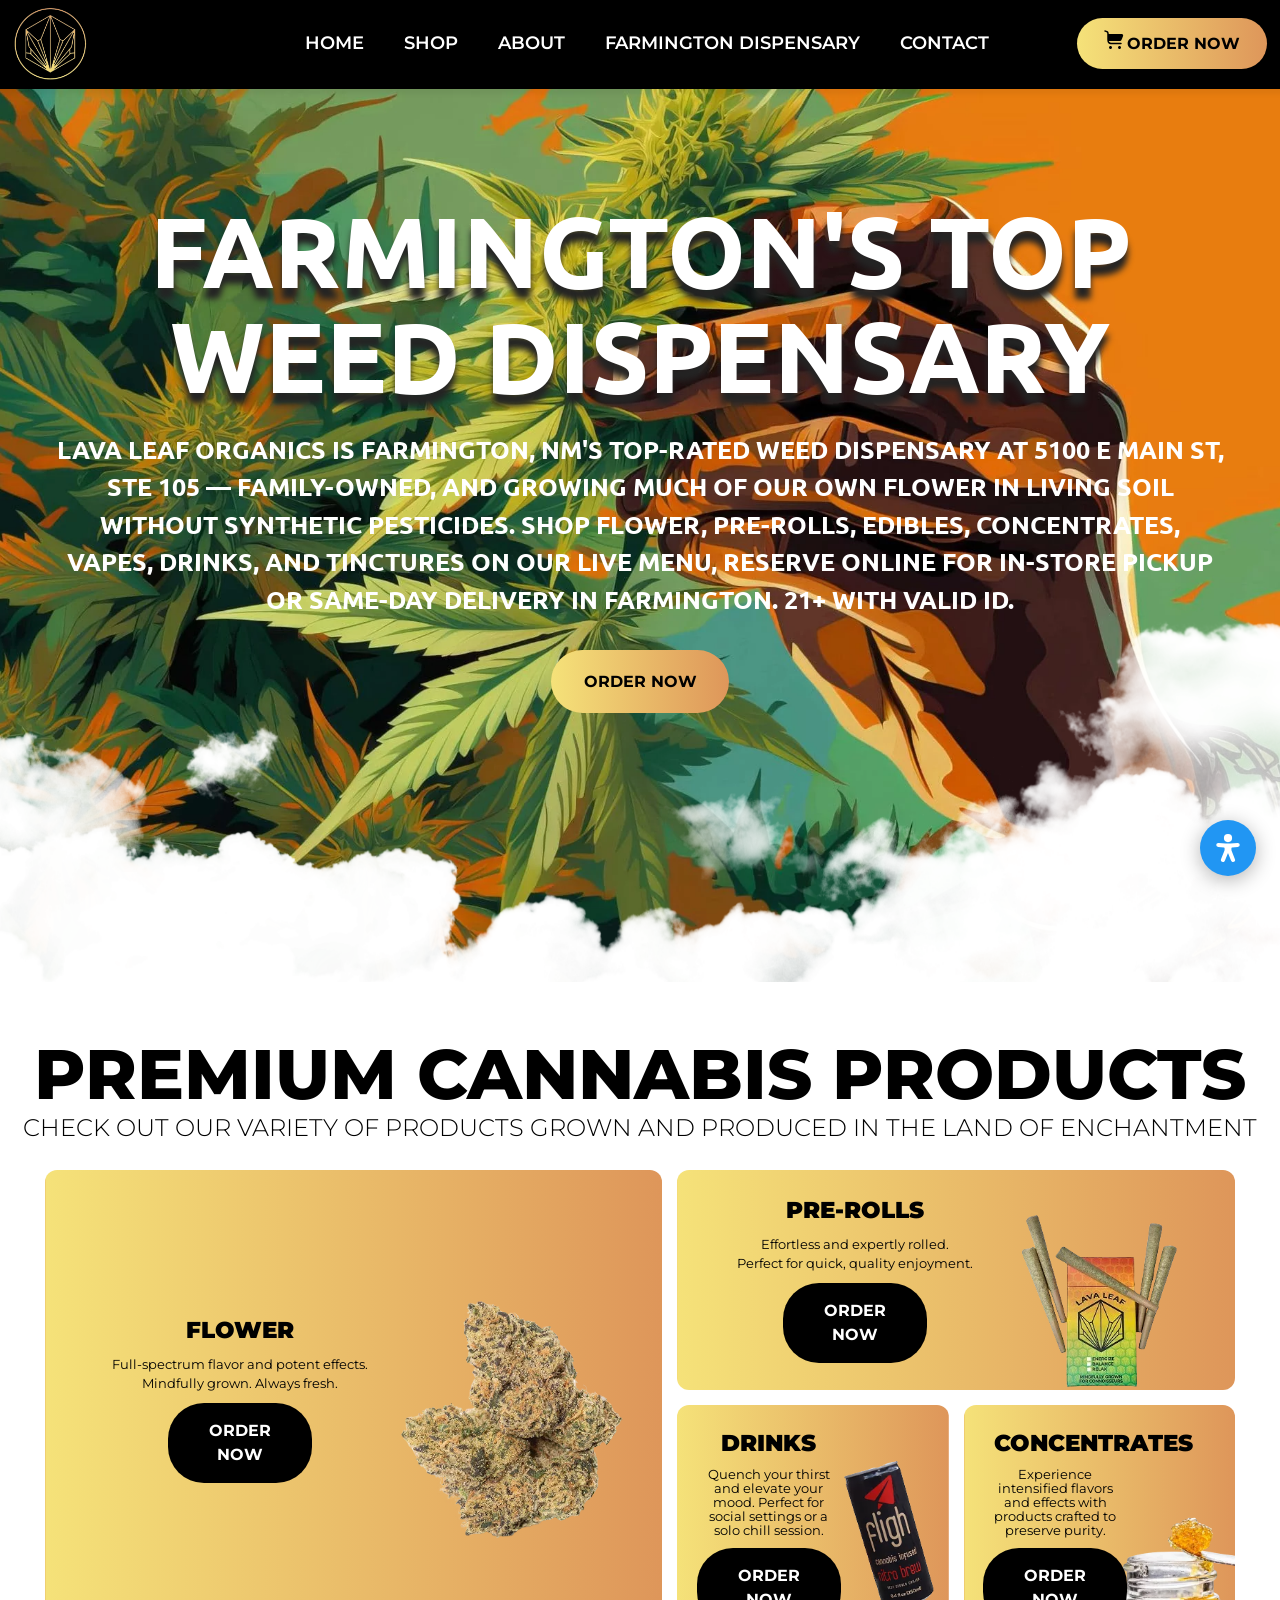
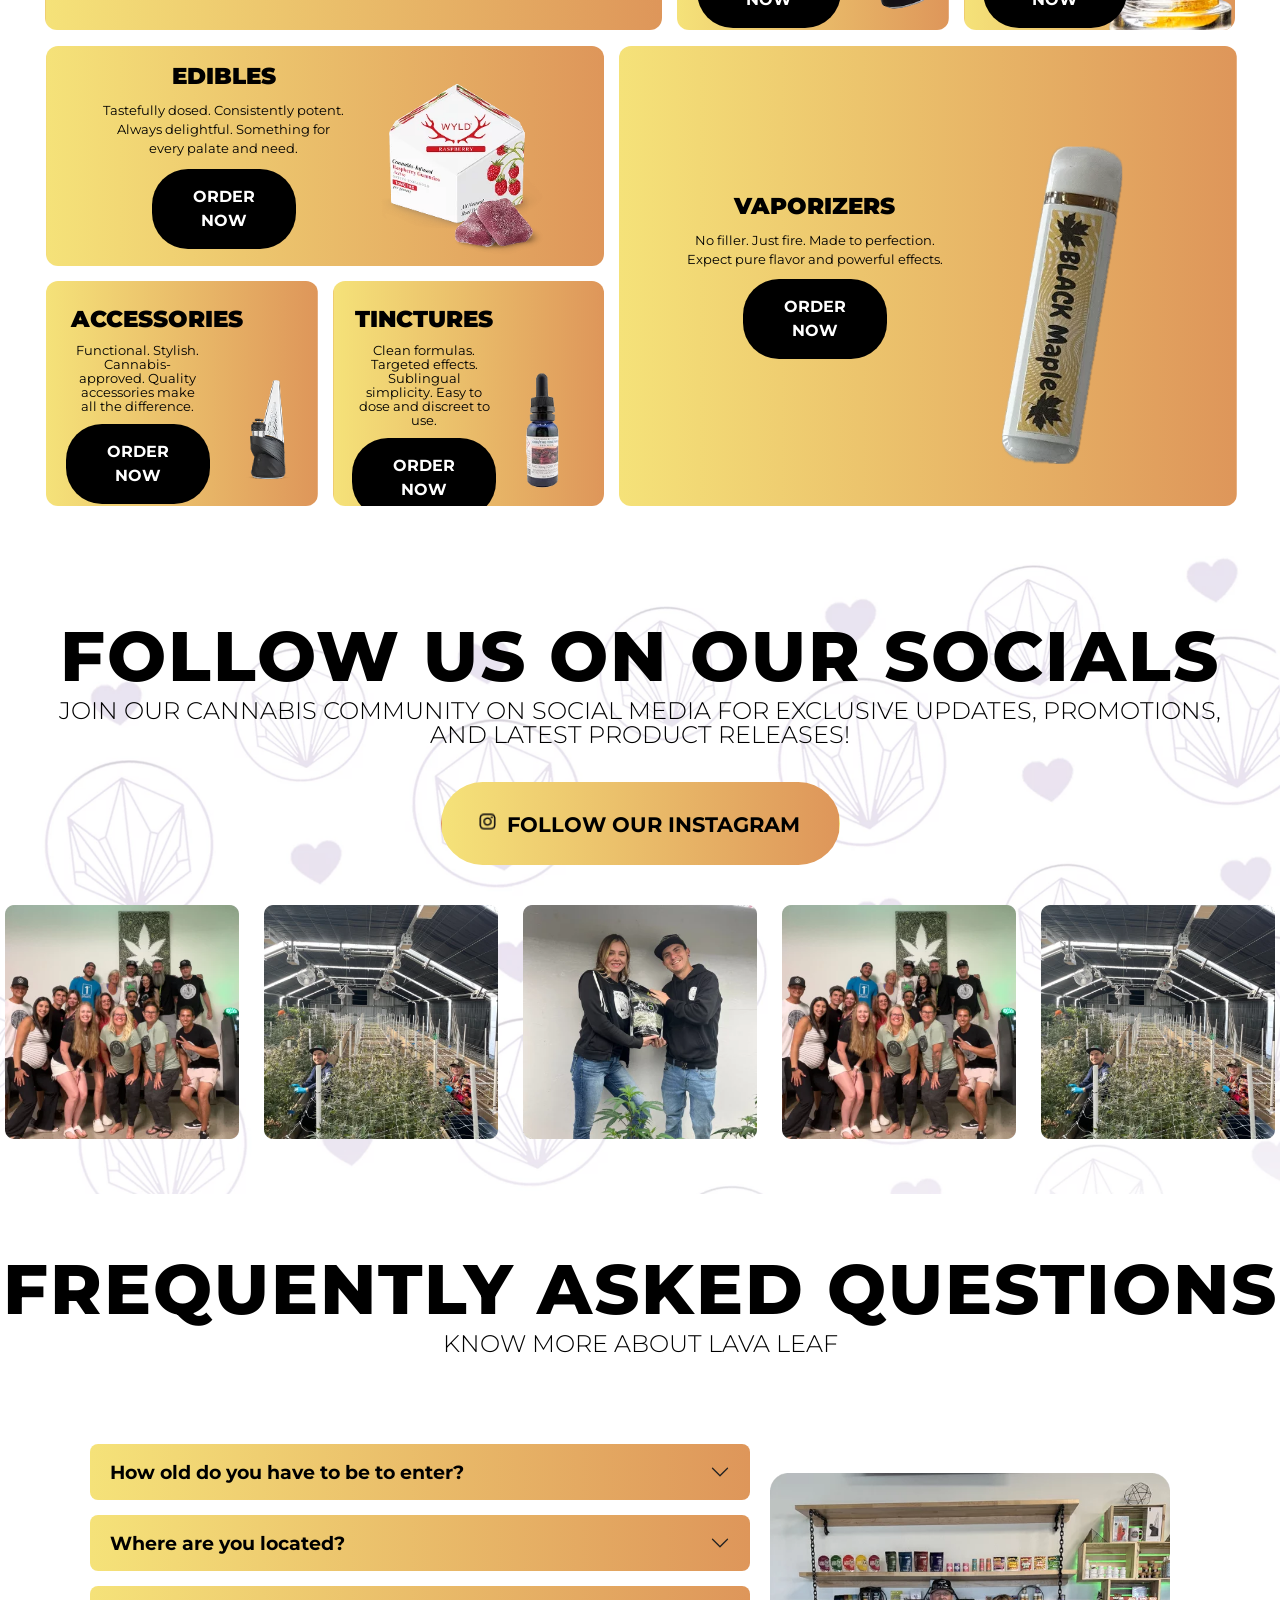
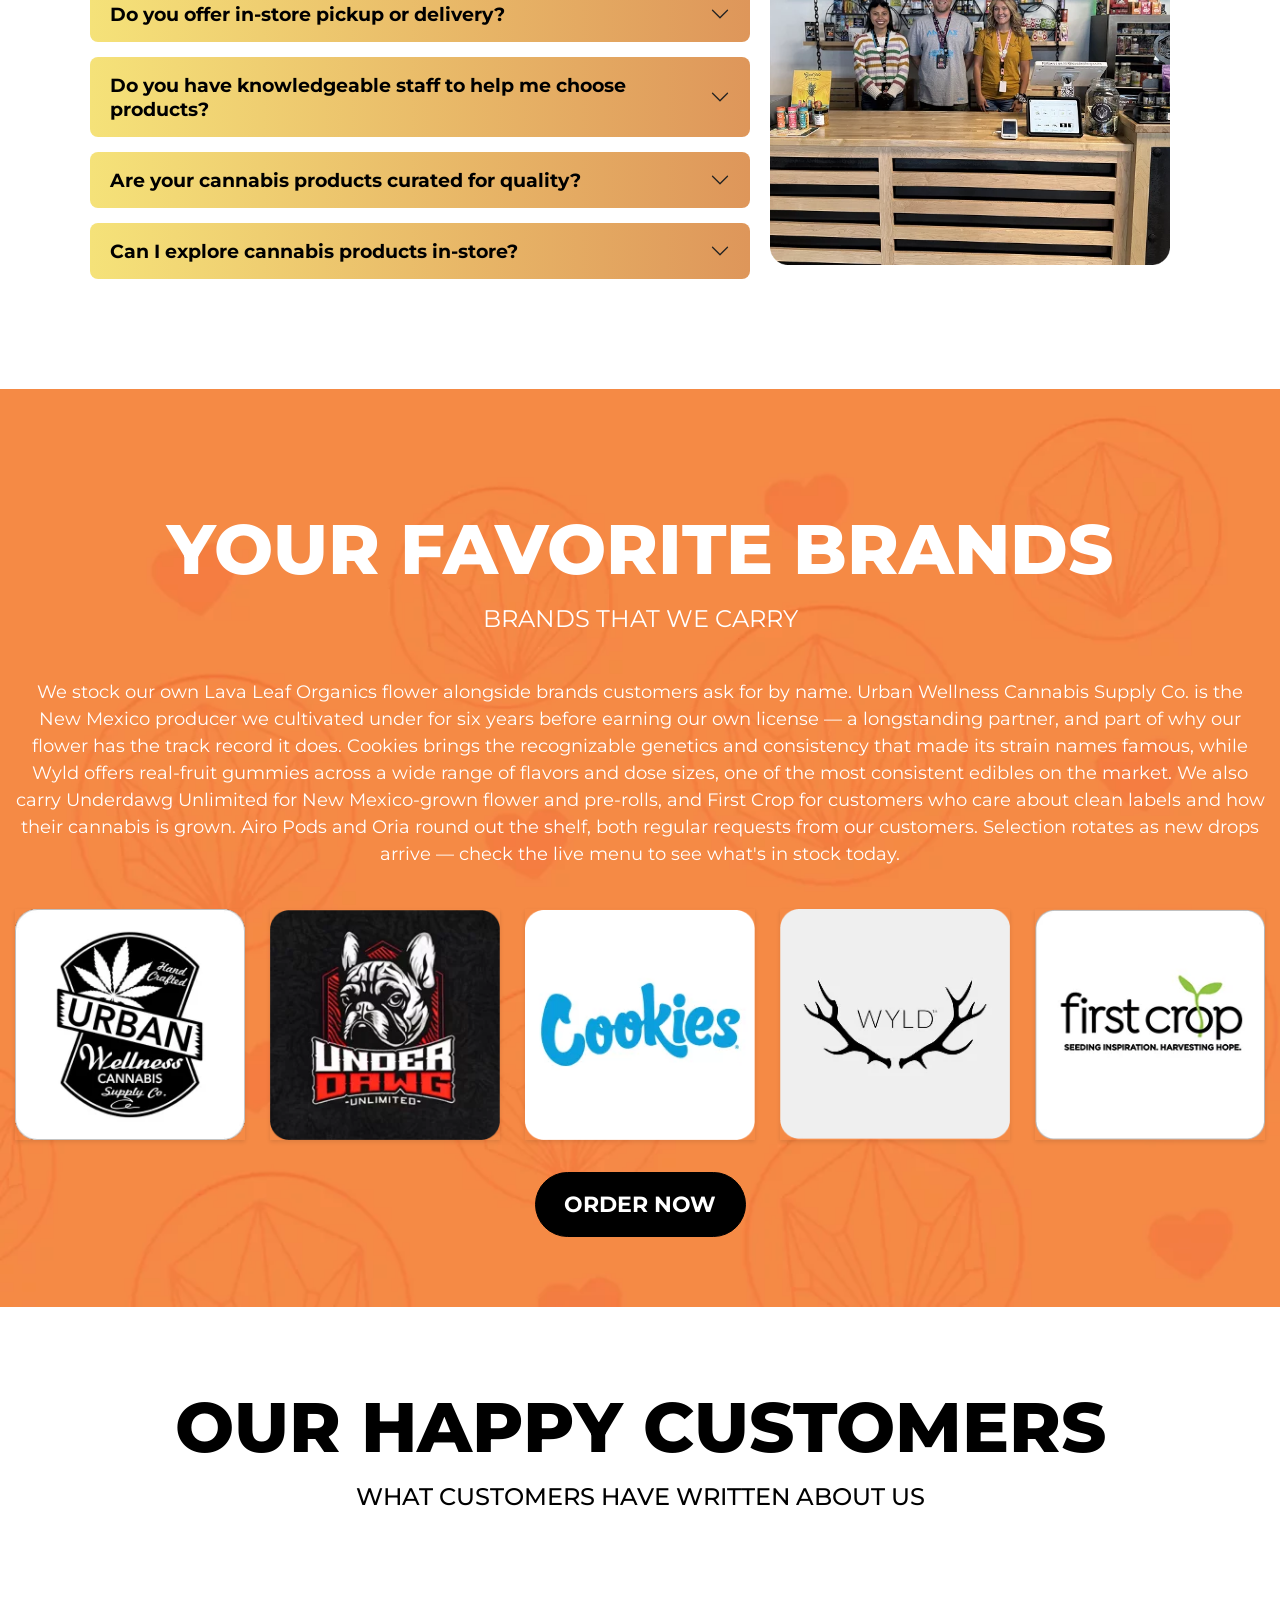
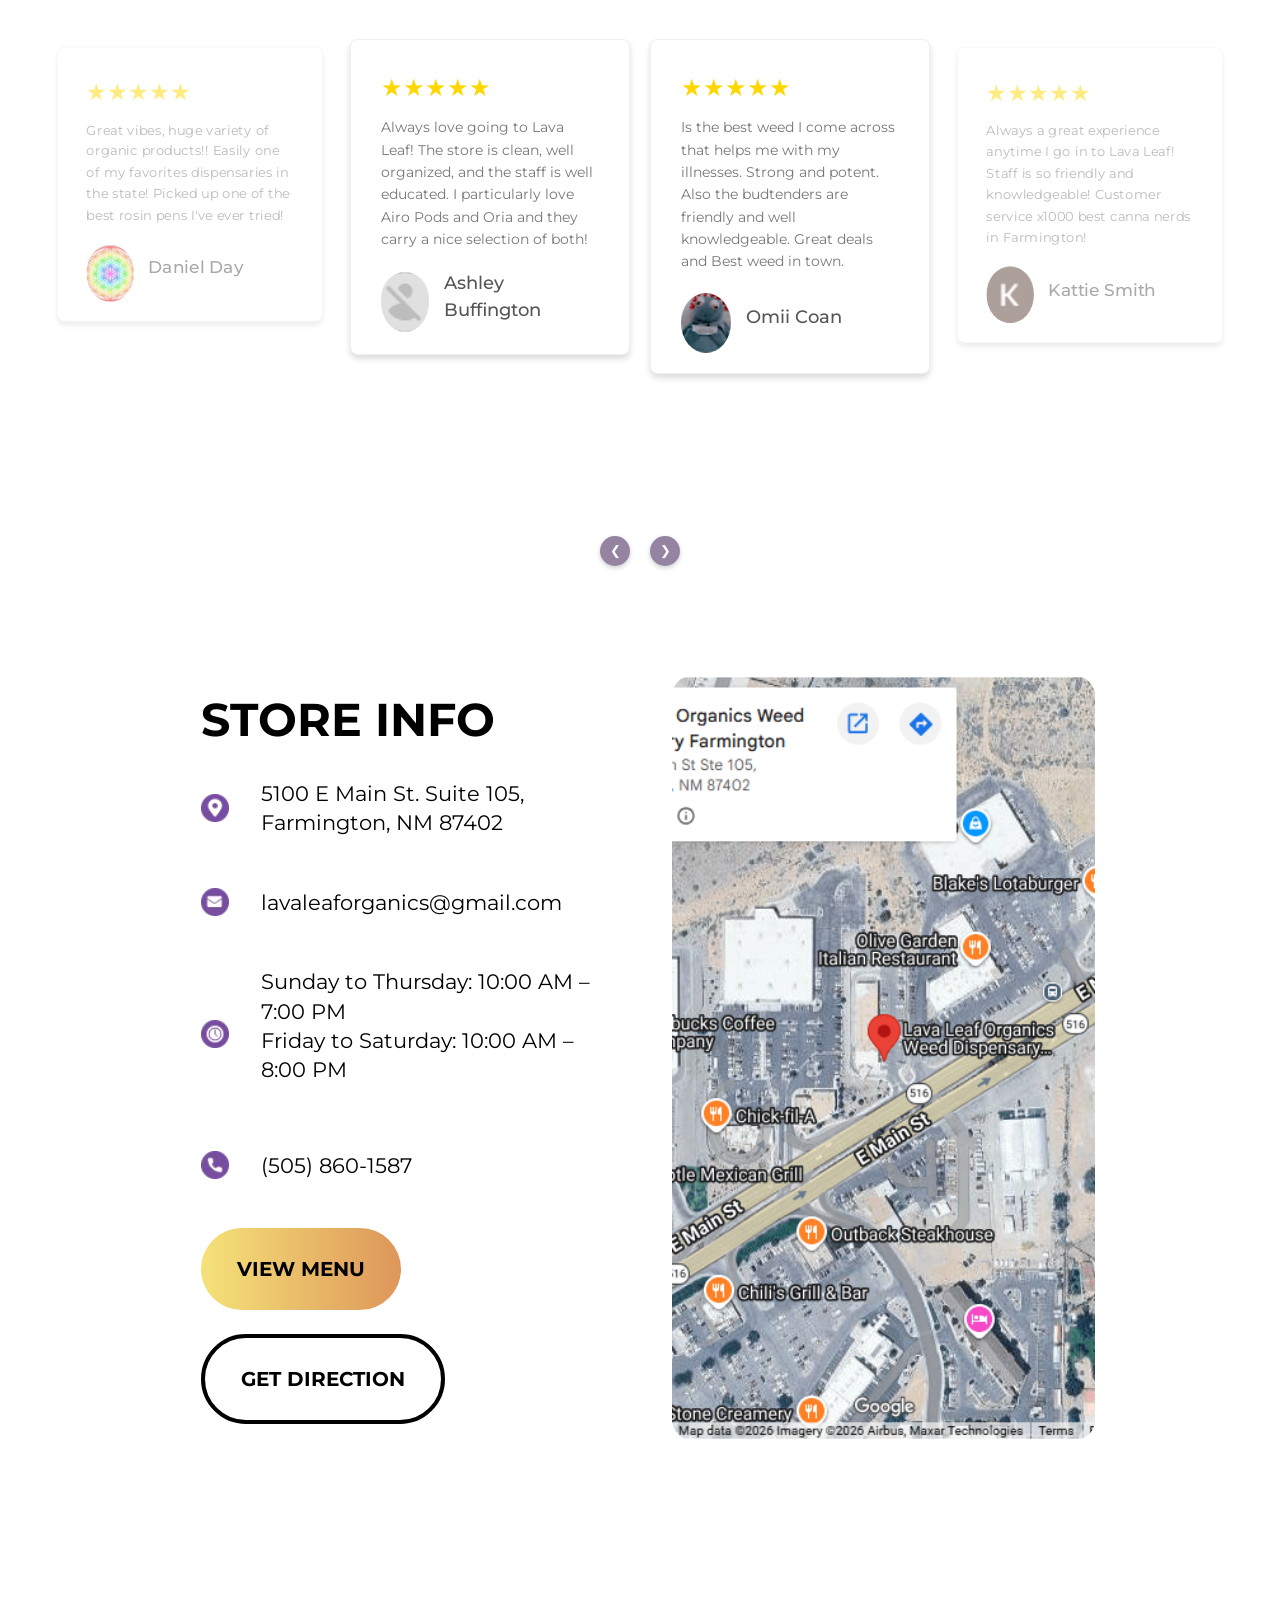
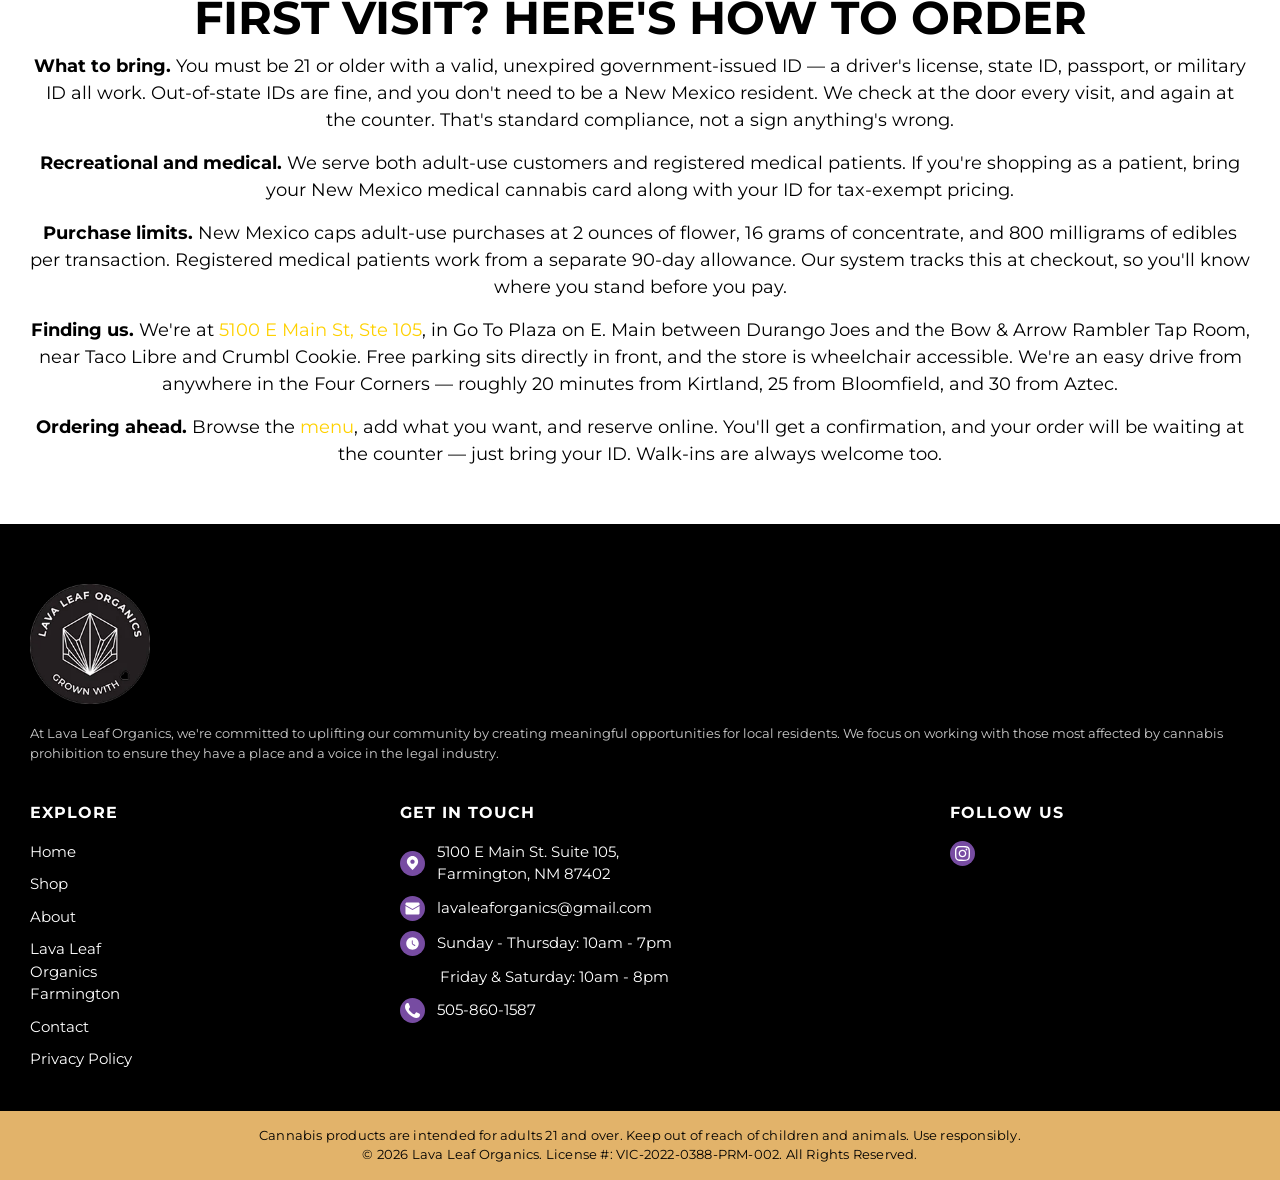
<file: index.html>
<!DOCTYPE html><html lang="en"><head>
<meta name="referrer" content="no-referrer">
<script>
/* =====================================================================
   STATIC-PREVIEW NETWORK GUARD (added at publish; not part of the source site)
   Loaded FIRST so every later caller sees the wrapped transports.
   Guards the TRANSPORT, not each caller: the client's production URLs are
   injected as inline config (Defaults.*, __SG_TRACK__) and consumed by other
   files, so a per-file guard can never cover them.
   Scope: blocks PROGRAMMATIC off-origin requests (fetch / XHR / sendBeacon).
   It does NOT block user-initiated NAVIGATION - nav links still go to the real
   site, which is intended for a preview and documented in README.md.
   ===================================================================== */
(function () {
  var ORIGIN = location.origin;
  var ALLOW = ['maps.googleapis.com','maps.gstatic.com','places.googleapis.com','fonts.googleapis.com','fonts.gstatic.com'];
  function isForeign(u) {
    try {
      var x = new URL(u, document.baseURI);
      if (x.origin === ORIGIN) return false;
      return ALLOW.indexOf(x.hostname) === -1;
    } catch (e) { return true; }
  }
  function note(u) { try { console.warn('[static-preview] blocked off-origin request:', String(u)); } catch (e) {} }
  var _fetch = window.fetch;
  if (_fetch) {
    window.fetch = function (input, init) {
      var u = (input && typeof input === 'object' && 'url' in input) ? input.url : input;
      if (isForeign(u)) { note(u); return Promise.reject(new TypeError('Static preview: off-origin request blocked')); }
      return _fetch.apply(this, arguments);
    };
  }
  var _open = XMLHttpRequest.prototype.open;
  XMLHttpRequest.prototype.open = function (method, url) {
    if (isForeign(url)) { note(url); this.__previewBlocked = true; return _open.call(this, method, 'about:blank'); }
    return _open.apply(this, arguments);
  };
  var _send = XMLHttpRequest.prototype.send;
  XMLHttpRequest.prototype.send = function () { if (this.__previewBlocked) return; return _send.apply(this, arguments); };
  if (navigator.sendBeacon) {
    var _b = navigator.sendBeacon.bind(navigator);
    navigator.sendBeacon = function (u, d) { if (isForeign(u)) { note(u); return false; } return _b(u, d); };
  }
})();
</script>
<meta charset="UTF-8"><meta content="width=device-width, initial-scale=1, maximum-scale=6, shrink-to-fit=no" name="viewport"> <title>UNOFFICIAL PREVIEW — Farmington's Top Weed Dispensary | Lava Leaf Organics</title><meta name="description" content="Unofficial static development copy of a single page, published for build review. Not the official Lava Leaf Organics site; the real site is https://lavaleaforganics.com/"> <meta property="og:title" content="UNOFFICIAL STATIC PREVIEW — not the Lava Leaf Organics website"> <meta property="og:type" content="website"> <meta property="og:url" content="https://sgencms.github.io/client-lavaleaforganics/"> <meta property="og:site_name" content="SGENCMS static preview (unaffiliated development copy)"> <meta property="og:description" content="An unaffiliated, non-interactive development copy of a single page, captured for build review. This is NOT the official Lava Leaf Organics website. The real site is https://lavaleaforganics.com/"> <meta name="twitter:card" content="summary"> <meta name="twitter:title" content="UNOFFICIAL STATIC PREVIEW — not the Lava Leaf Organics website"> <meta name="twitter:description" content="An unaffiliated, non-interactive development copy of a single page, captured for build review. This is NOT the official Lava Leaf Organics website."> <meta name="robots" content="noindex, nofollow, noarchive, nosnippet"> <meta name="sgen_version" content="SGEN v1.0"> <link rel="canonical" href="https://lavaleaforganics.com/"><link fetchpriority="high" rel="preload" as="image" href="assets/in-pages/Lava_Leaf_Logo.webp"><link fetchpriority="high" rel="preload" as="image" href="assets/in-pages/Legacy_Dispensary_Age_Gate1.webp"> <link rel="preconnect" href="https://fonts.googleapis.com"> <link rel="preconnect" href="https://fonts.gstatic.com" crossorigin=""> <link rel="icon" type="image/x-icon" href="assets/in-pages/Lava_Leaf_Logo.webp"> <link rel="preload" as="style" href="https://fonts.googleapis.com/css2?family=Montserrat:ital,wght@0,300;0,400;0,500;0,600;0,700;0,800;0,900;1,300;1,400;1,500;1,600;1,700;1,800;1,900&amp;display=swap" onload="this.onload=null;this.rel='stylesheet'"> <noscript><link href="https://fonts.googleapis.com/css2?family=Montserrat:ital,wght@0,300;0,400;0,500;0,600;0,700;0,800;0,900;1,300;1,400;1,500;1,600;1,700;1,800;1,900&amp;display=swap" rel="stylesheet" type="text/css" /></noscript><link rel="preload" as="style" href="https://fonts.googleapis.com/css2?family=Open+Sans:ital,wght@0,300;0,400;0,500;0,600;0,700;0,800;0,900;1,300;1,400;1,500;1,600;1,700;1,800;1,900&amp;display=swap" onload="this.onload=null;this.rel='stylesheet'"> <noscript><link href="https://fonts.googleapis.com/css2?family=Open+Sans:ital,wght@0,300;0,400;0,500;0,600;0,700;0,800;0,900;1,300;1,400;1,500;1,600;1,700;1,800;1,900&amp;display=swap" rel="stylesheet" type="text/css" /></noscript>  <noscript></noscript>  <noscript></noscript>  <noscript></noscript>  <noscript></noscript><!-- schema.org JSON-LD removed at publish: it asserted the client's business identity from a preview host. Not rendered. --><!-- schema.org JSON-LD removed at publish: it asserted the client's business identity from a preview host. Not rendered. --><script>var Defaults={base_url:'',admin_url:'',age_verification_expiry:'1',current_url:'',};</script><!-- schema.org JSON-LD removed at publish: it asserted the client's business identity from a preview host. Not rendered. --><script>(function(){var STAGE_PADDING=100;var SELECTOR='#sg-card-items-iioh5';function applyOnce(){var cont=document.querySelector(SELECTOR)||document.querySelector('.sg-card-items.sgen--blocks_carousel');if(!cont||!cont.swiper)return false;var sw=cont.swiper;var w=cont.getBoundingClientRect().width;var cardW=w-2*STAGE_PADDING;if(cardW<80)cardW=w*0.7;var spv=w/cardW;sw.params.breakpoints={0:{slidesPerView:spv,centeredSlides:false,spaceBetween:0,slidesOffsetBefore:STAGE_PADDING,slidesOffsetAfter:STAGE_PADDING,speed:500,autoplay:false,loop:false},576:{slidesPerView:2,centeredSlides:false,spaceBetween:0,slidesOffsetBefore:0,slidesOffsetAfter:0,speed:500,autoplay:false,loop:false},768:{slidesPerView:3,centeredSlides:false,spaceBetween:0,slidesOffsetBefore:0,slidesOffsetAfter:0,speed:500,autoplay:false,loop:false},992:{slidesPerView:6,centeredSlides:false,spaceBetween:15,slidesOffsetBefore:0,slidesOffsetAfter:0,speed:500,autoplay:false,loop:false}};sw.currentBreakpoint=false;sw.setBreakpoint();sw.slideTo(0,0);sw.setTranslate(0);sw.update();return true}var tries=0;var poll=setInterval(function(){tries++;var ok=applyOnce();if(tries>=40)clearInterval(poll)},250);window.addEventListener('load',function(){setTimeout(applyOnce,300)});var t;window.addEventListener('resize',function(){clearTimeout(t);t=setTimeout(applyOnce,150)})})();</script> <!-- window.__SG_TRACK__ (SGEN analytics config POSTing to the client's /sg-collect) removed at publish. --><script>window.__SG404__={"url":"https://lavaleaforganics.com/sg-collect-404","is404":false,"path":""};</script>













<link rel="preload" as="image" href="assets/in-pages/Hero_Setion.webp" media="(max-width: 575px)" fetchpriority="high">
<link rel="preload" as="image" href="assets/in-pages/Legacy_Dispensary_Hero_Image-2.webp" media="(min-width: 576px)" fetchpriority="high">
<link rel="preload" as="image" href="assets/in-pages/Lava_Leaf_Logo-2.webp" fetchpriority="high">
<link rel="preload" as="image" href="assets/in-pages/Lava_Leaf_Flower.webp" fetchpriority="high">
<link rel="preload" as="image" href="assets/in-pages/Group_1000001875_removebg_preview.webp" fetchpriority="high">

<link rel="stylesheet" href="chrome.css">

<style>/* === inline inline-0 === */
@font-face{font-family:Manrope;font-display:swap;font-weight:600;src:url(sites/sgen_lavaleaforganics_com/uploads/2025/04/Manrope_SemiBold.ttf) format("truetype")}@font-face{font-family:Manrope;font-display:swap;font-weight:700;src:url(sites/sgen_lavaleaforganics_com/uploads/2025/04/Manrope_Bold.ttf) format("truetype")}@font-face{font-family:Manrope;font-display:swap;font-weight:800;src:url(sites/sgen_lavaleaforganics_com/uploads/2025/04/Manrope_ExtraBold.ttf) format("truetype")}@font-face{font-family:Manrope;font-display:swap;font-weight:400;src:url(sites/sgen_lavaleaforganics_com/uploads/2025/04/Manrope_Regular.ttf) format("truetype")}@font-face{font-family:Manrope;font-display:swap;font-weight:200;src:url(sites/sgen_lavaleaforganics_com/uploads/2025/04/Manrope_ExtraLight.ttf) format("truetype")}

</style>
<style>/* === inline inline-1 === */
@font-face{font-family:"Avenir LT Std";font-display:swap;font-weight:500;src:url(sites/sgen_lavaleaforganics_com/uploads/2025/04/AvenirLTStd_Roman.ttf) format("truetype")}

</style>
<style>/* === inline inline-2 === */
@font-face{font-family:Ubuntu;font-display:swap;font-weight:normal;src:url(sites/sgen_lavaleaforganics_com/uploads/2026/06/ubuntu-bold.ttf) format("truetype")}

</style>
<style>/* === inline inline-3 === */
@font-face{font-family:"New Montserrat";font-display:swap;font-weight:normal;src:url(sites/sgen_lavaleaforganics_com/uploads/2026/06/montserrat-variablefont_wght.ttf) format("truetype")}

</style>
<style>/* === inline inline-4 === */
:root{--sgen-acc-btn-bg:#2196f3;--sgen-acc-btn-color:#fff}

</style>
<style>/* === inline inline-5 === */
:root{--body-font-size:18px;--body-font-family:Montserrat;--headings_1-font-size:60px;--headings_1-font-family:Montserrat;--headings_2-font-size:46px;--headings_2-font-family:Montserrat;--headings_3-font-size:36px;--headings_3-font-family:Montserrat;--headings_4-font-size:24px;--headings_4-font-family:Montserrat;--headings_5-font-size:20px;--headings_5-font-family:Montserrat;--headings_6-font-size:18px;--headings_6-font-family:Montserrat;--button-font-size:18px;--button-padding-y:10px;--button-padding-x:25px;--button-radius:25px;--color-body:#fff;--color-text:#000;--color-accent:#ffd100;--color-accent-rgb:255,209,0;--color-accent_hover:#ffd100;--color-primary:#f5e279;--color-primary-rgb:245,226,121;--color-primary_hover:#f5e279;--color-secondary:#de965a;--color-secondary-rgb:222,150,90;--color-secondary_hover:#de965a;--color-success:#57d367;--color-success-rgb:87,211,103;--color-success_hover:var(--color-success);--color-info:#2dcfe9;--color-info-rgb:45,207,233;--color-info_hover:var(--color-info);--color-warning:#e9af43;--color-warning-rgb:233,175,67;--color-warning_hover:var(--color-warning);--color-danger:#fd7379;--color-danger-rgb:253,115,121;--color-danger_hover:var(--color-danger);--color-light:#fff;--color-light-rgb:255,255,255;--color-light_hover:var(--color-light);--color-dark:#000;--color-dark-rgb:0,0,0;--color-dark_hover:var(--color-dark)}.container{max-width:1199px}section,.section{padding-top:50px;padding-right:0;padding-bottom:50px;padding-left:0}.btn{font-family:Montserrat;font-display:swap;font-size:18px;border-width:1px;padding-top:10px;padding-right:25px;padding-bottom:10px;padding-left:25px;border-top-left-radius:25px;border-top-right-radius:25px;border-bottom-right-radius:25px;border-bottom-left-radius:25px}.btn.btn-accent{color:#000;background-color:var(--color-accent);border-color:var(--color-accent)}.btn.btn-outline-accent{color:var(--color-accent);border-color:var(--color-accent)}.btn.btn-accent:hover{color:#000;background:var(--color-accent_hover);border-color:var(--color-accent_hover)}.btn.btn-outline-accent:hover{color:#000;background:var(--color-accent_hover);border-color:var(--color-accent_hover)}.btn.btn-primary{color:#fff;background-color:#7e9f11}.btn.btn-outline-primary{color:#7e9f11}.btn.btn-primary:hover{color:#fff;background:#94ba14;border-color:var(--color-primary_hover)}.btn.btn-outline-primary:hover{color:#fff;background:#94ba14;border-color:var(--color-primary_hover)}.btn.btn-secondary{color:#829d28;background-color:transparent;border-color:#7e9f11}.btn.btn-outline-secondary{color:transparent;border-color:#7e9f11}.btn.btn-secondary:hover{color:#6a8409;background:#f8fff0;border-color:#94ba14}.btn.btn-outline-secondary:hover{color:#6a8409;background:#f8fff0;border-color:#94ba14}.btn.btn-success{color:#000;background-color:var(--color-success);border-color:var(--color-success)}.btn.btn-outline-success{color:var(--color-success);border-color:var(--color-success)}.btn.btn-success:hover{color:#000;background:var(--color-success_hover);border-color:var(--color-success_hover)}.btn.btn-outline-success:hover{color:#000;background:var(--color-success_hover);border-color:var(--color-success_hover)}.btn.btn-info{color:#000;background-color:var(--color-info);border-color:var(--color-info)}.btn.btn-outline-info{color:var(--color-info);border-color:var(--color-info)}.btn.btn-info:hover{color:#000;background:var(--color-info_hover);border-color:var(--color-info_hover)}.btn.btn-outline-info:hover{color:#000;background:var(--color-info_hover);border-color:var(--color-info_hover)}.btn.btn-warning{color:#000;background-color:var(--color-warning);border-color:var(--color-warning)}.btn.btn-outline-warning{color:var(--color-warning);border-color:var(--color-warning)}.btn.btn-warning:hover{color:#000;background:var(--color-warning_hover);border-color:var(--color-warning_hover)}.btn.btn-outline-warning:hover{color:#000;background:var(--color-warning_hover);border-color:var(--color-warning_hover)}.btn.btn-danger{color:#000;background-color:var(--color-danger);border-color:var(--color-danger)}.btn.btn-outline-danger{color:var(--color-danger);border-color:var(--color-danger)}.btn.btn-danger:hover{color:#000;background:var(--color-danger_hover);border-color:var(--color-danger_hover)}.btn.btn-outline-danger:hover{color:#000;background:var(--color-danger_hover);border-color:var(--color-danger_hover)}.btn.btn-light{color:#000;background-color:var(--color-light);border-color:var(--color-light)}.btn.btn-outline-light{color:var(--color-light);border-color:var(--color-light)}.btn.btn-light:hover{color:#000;background:var(--color-light_hover);border-color:var(--color-light_hover)}.btn.btn-outline-light:hover{color:#000;background:var(--color-light_hover);border-color:var(--color-light_hover)}.btn.btn-dark{color:#FFF;background-color:var(--color-dark);border-color:var(--color-dark)}.btn.btn-outline-dark{color:var(--color-dark);border-color:var(--color-dark)}.btn.btn-dark:hover{color:#FFF;background:var(--color-dark_hover);border-color:var(--color-dark_hover)}.btn.btn-outline-dark:hover{color:#FFF;background:var(--color-dark_hover);border-color:var(--color-dark_hover)}header#masterhead{font-family:Montserrat;font-display:swap;background-color:#000;color:#fff}footer#masterfoot{font-family:Montserrat;font-display:swap;background-color:#000;color:#fff}.section.section-footer-top{background-color:#f5f5f5;color:#121212}.copyright{font-family:"Open Sans";font-display:swap;background-color:#000;color:#fff}.sticky-mobile-ctas{background-color:#fff}

</style>
<style>/* === inline inline-6 === */
.sg-navbar.sg-navbar-expand-md{text-transform:uppercase!important;font-weight:600!important}

</style>
<style>/* === inline inline-7 === */
#comp_mpw47mnd00ypt,#comp_mpw76mv1g5sp2{padding:1px!important}.sg-navbar-brand{display:flex}

</style>
<style>/* === inline inline-8 === */
.accordion{font-family:Montserrat,sans-serif!important}.sg-accordion-button span{font-family:Montserrat,sans-serif!important}#iq9r4 ul.sgb-iconlists-items .icon{color:black!important}@media (max-width:575px){#i0teb4 .sg-accordion{padding-left:20px;padding-right:20px}#ilmpp .gallery-container{padding-left:20px;padding-right:20px}#ib14r6,#ihzer,#il9j8,#i8bo7,#i1gac,#i6c1kq,#i8ambk,#i5pm0f,#igg07g,#i64str,#ibdos,#igymy,#ip0ua,#iuvrj,#i63xc{font-size:32px!important}#ihq65,#il0ci,#ilva2p{gap:0!important}#masterhead>div>div{margin:0!important;padding-left:20px;padding-right:20px}#igg07g{margin-bottom:20px!important}#gallery-items-ib6qtx .swiper-slide{width:calc((100% - 15px) / 2)!important;height:auto!important;margin-right:15px!important}#gallery-items-ib6qtx .swiper-slide:last-child{margin-right:0!important}#gallery-items-ib6qtx .gallery-item-image .thumb,#gallery-items-ib6qtx .gallery-item-image>a{width:100%!important;display:block!important}#gallery-items-ib6qtx .gallery-item-image img{width:100%!important;height:auto!important;aspect-ratio:3 / 4!important;object-fit:cover!important;display:block!important}}@media (max-width:767px){#swiper-wrapper-02fdf7bdcdce637a{transform:none!important;display:flex!important;flex-wrap:nowrap!important;gap:8px}#swiper-wrapper-02fdf7bdcdce637a .swiper-slide{width:calc((100% - 8px) / 2)!important;flex:0 0 calc((100% - 8px) / 2)!important;margin:0!important}#swiper-wrapper-02fdf7bdcdce637a .gallery-item-image,#swiper-wrapper-02fdf7bdcdce637a .gallery-item-image>a,#swiper-wrapper-02fdf7bdcdce637a .gallery-item-image .thumb{width:100%!important;display:block!important}#swiper-wrapper-02fdf7bdcdce637a .gallery-item-image img{width:100%!important;height:auto!important;aspect-ratio:3 / 4!important;object-fit:cover!important;display:block!important}}.sticky-mobile-ctas{position:fixed!important;left:0!important;right:0!important;top:auto!important;bottom:0!important;bottom:env(safe-area-inset-bottom,0px)!important;transition:transform .25s ease,opacity .25s ease!important;will-change:transform;transform:translateZ(0);backface-visibility:hidden}@media (max-width:767px){html,body{overflow-x:hidden!important;max-width:100%!important}.hc-testimonial-track{max-width:100%}#hc-testimonial-track{overflow:hidden}}

</style>
<style>/* === inline inline-9 === */
.legacy-dispensary-products-ilned{display:grid;grid-template-columns:52% 47%;gap:15px;width:90%;max-width:1638px;margin-left:auto;margin-right:auto;justify-content:center}.product-card-ilned{position:relative;border-radius:12px;overflow:hidden;color:white;padding:25px;display:flex;flex-direction:column;justify-content:space-between}.product-card-ilned::before{content:'';position:absolute;top:0;left:0;width:100%;height:100%;background:linear-gradient(90deg,#F5E279 0,#DE965A 100%);background-size:cover;background-position:center;z-index:-2}.flower-card-ilned{grid-column:1;grid-row:1;height:528px;width:100%;}.product-cards-right-ilned{grid-column:2;display:flex;flex-direction:column;gap:15px;height:528px;width:100%}.preroll-card-ilned{height:252px}.small-cards-container-ilned{display:grid;grid-template-columns:1fr 1fr;gap:15px;flex-grow:1}.small-card-ilned{height:261px}.content-ilned{position:relative;z-index:1;display:flex;flex-direction:column;justify-content:center;height:100%;align-items:center;width:60%}.text-ilned{font-family:Montserrat,sans-serif;font-weight:900;font-size:clamp(22px,1.8vw,40px);text-transform:uppercase;margin:0;position:relative;padding-bottom:10px;color:#000}.description-ilned{font-family:Montserrat,sans-serif;font-weight:400;font-size:min(max(0.8rem,1vw),1rem);color:#000;margin:0;padding-bottom:10px;position:relative;text-align:center;width:1400px!important}.order-btn-ilned{background-color:#000;color:white;border:0;padding:min(max(0.7rem,3vw),1rem);border-radius:36px;font-size:min(max(1rem,3vw),1rem);font-weight:700;font-family:Montserrat,sans-serif;text-align:center;text-transform:uppercase;cursor:pointer;width:min(max(11rem,50%),9rem)}.product-img-ilned{position:absolute;right:0;bottom:0;z-index:0;object-fit:contain;max-width:100%;transition:all 5s}.product-card-ilned:hover .product-img-ilned{transform:scale(1.2)}@media screen and (max-width:1680px){.legacy-dispensary-products-ilned{width:95%}.flower-card-ilned,.product-cards-right-ilned{height:500px}.preroll-card-ilned{height:240px}.small-card-ilned{height:245px}}@media screen and (max-width:1440px){.legacy-dispensary-products-ilned{width:95%}.flower-card-ilned,.product-cards-right-ilned{height:460px}.preroll-card-ilned{height:220px}.small-card-ilned{height:225px}}@media screen and (max-width:1200px){.legacy-dispensary-products-ilned{width:98%}.flower-card-ilned,.product-cards-right-ilned{height:420px}.preroll-card-ilned{height:200px}.small-card-ilned{height:205px}}@media screen and (max-width:768px){.legacy-dispensary-products-ilned{grid-template-columns:1fr}.flower-card-ilned{grid-column:1;grid-row:auto;height:400px}.product-cards-right-ilned{grid-column:1}.small-cards-container-ilned{grid-template-columns:1fr}.small-card-ilned{height:200px}.text-ilned{font-size:clamp(20px,4vw,28px)}.product-img-ilned{max-width:40%!important}}@media screen and (max-width:480px){.flower-card-ilned{height:300px}.preroll-card-ilned,.small-card-ilned{height:180px}.text-ilned{font-size:20px}.order-btn-ilned{padding:8px 20px;font-size:14px}}

</style>
<style>/* === inline inline-10 === */
#im21k{background:linear-gradient(90deg,#F5E279 0,#EBB66A 50%,#DE965A 100%);-webkit-background-clip:text;background-clip:text;color:transparent!important;text-transform:uppercase;display:inline-block}

</style>
<style>/* === inline inline-11 === */
:root{--header-color:#000;--sg-color-text-primary:#fff;--accent-color:#F5E279;--hover-color:#F5E279;--logo-size:82px;--nav-font-size:18px;--button-padding:.75rem 1.5rem}header#masterhead{background-color:#000}header#masterhead .primary-navbar .navbar{padding-left:1.25rem!important}@media only screen and (max-width:1200px){header#masterhead{height:128px}.primary-navbar .navbar{min-height:128px}}#masterhead>div>div{max-width:none}header#masterhead .primary-navbar.primary-navbar--theme_header_kolas .navbar-wrapper>*{padding:0;flex:none;text-transform:uppercase}#mobile-nav>.inner{background-color:var(--sg-color-dark);width:100%}#mobile-nav>.inner .site-img-logo>img{width:207px;height:207px}#mobile-nav.slideNav.open>.inner{background-color:rgba(13,13,13,1);background-size:cover;background-position:bottom center!important;background:url(assets/in-pages/Age_Gate_Background___1920.webp)}#mobile-nav>.inner>.navi>ul.nav li a:hover{background-color:var(--sg-color-primary);color:var(--sg-color-body)!important}.navbar-wrapper{display:flex;align-items:center;justify-content:space-between;flex-wrap:nowrap;width:100%}.navbar-brand{margin-right:auto}.item-navigations{flex-grow:1;display:flex;justify-content:center;align-items:center}.item-ctas{display:flex;justify-content:flex-end;align-items:center}#masterhead>div>div>nav>div>div.item.item-ctas>ul>li{padding-right:15px}.nav-link{font-family:Montserrat,sans-serif;font-weight:600;font-size:var(--nav-font-size);line-height:102%;letter-spacing:0;text-align:center;vertical-align:middle;color:white!important}.nav-link:hover{color:var(--hover-color)!important}.navbar-brand img,.site-img-logo img{width:var(--logo-size);height:var(--logo-size);object-fit:contain}.site-landing-wrapper>div>div>div.brand.mb-4>a>div>img{width:100%;height:100%}.mobile-toggler-burger{display:none;position:absolute;right:25px;top:35px;width:50px;height:50px;z-index:1000;background-color:transparent}.mobile-toggler-burger>span{height:7px;border-radius:30px}.navbar-toggler{margin-left:auto;margin-right:20px}#masterhead>div>div>nav>a.mobile-toggler-burger>span.top-bun{width:25px!important;margin-left:0}#masterhead>div>div>nav>a.mobile-toggler-burger>span.meat{width:50px;height:7px;margin:7px 0;border-radius:10px}#masterhead>div>div>nav>a.mobile-toggler-burger>span.bottom-bun{width:25px!important;margin-right:0}#mobile-nav .close{right:20px!important;top:20px;left:unset!important}.mobile-toggler-burger.close>span.meat{margin-top:-11px}#mobile-nav>.inner>.navi>ul.nav li>a,#mobile-nav>.inner>.navi>ul.nav li>.nav-link{border-bottom:none!important}#masterhead>div>div>nav>div>div.item.item-ctas>ul>li>a,#mobile-nav>div>div.ctas.mt-4>ul>li>a{font-size:18px}a.btn.btn-primary{background:linear-gradient(90deg,#F5E279 0,#DE965A 100%);color:#000;border:0;padding:min(max(0.7rem,3vw),1rem);border-radius:36px;font-size:min(max(1rem,3vw),1rem);font-weight:700;font-family:Montserrat,sans-serif;text-align:center;text-transform:uppercase;cursor:pointer;width:min(max(11rem,50%),9rem)}a.btn.btn-light.btn--no{background:linear-gradient(90.03deg,#FFF .03%,#DE965A 146.43%);border:3px solid transparent;color:#000;padding:14.5px 27px!important;text-transform:uppercase;border-radius:36px!important;font-weight:700}a.btn.btn-primary.btn--yes{background:linear-gradient(90deg,#F5E279 0,#DE965A 100%);color:#000;border:0;padding:14.5px 27px!important;border-radius:36px}.sg_age-verification>.inner .actions>.btn{font-size:18px;min-width:179px!important;min-height:63px!important;line-height:0;margin:0 25px 20px 25px}.view-menu-button,.get-direction-button{display:flex;align-items:center;justify-content:center;text-decoration:none;font-weight:700;text-align:center;transition:all .3s;gap:10px;font-family:Montserrat,sans-serif;cursor:pointer;width:auto;height:auto;border-radius:100px;font-size:22px}.view-menu-button{padding:20px 30px;background:linear-gradient(90deg,#F5E279 0,#DE965A 100%);color:#000;border:0}.get-direction-button{padding:20px 25px;background-color:transparent;color:#000;border:4px solid #000}.view-menu-button:hover,.get-direction-button:hover{transform:translateY(-5px);box-shadow:0 10px 20px rgba(0,0,0,.1)}.view-menu-button:hover{background-color:#333}.get-direction-button:hover{background-color:#f5f5f5}@media (max-width:575px){footer#masterfoot{padding-bottom:1px!important}.sg_age-verification>.inner .actions>.btn{margin:0 28px 20px 28px}.sg_age-verification>.inner h1{line-height:1.5!important}}.sg_age-verification{background:url(assets/in-pages/Age_Gate_Background___1920.webp);background-color:rgba(13,13,13,1);background-size:cover}.sg_age-verification:before{background-color:unset}.sg_age-verification>.inner{max-width:none}.sg_age-verification>.inner .actions>.btn{border-width:0!important}.sg_age-verification>.inner .actions>.btn>.btn--no{font-size:18px;border-width:0!important;margin:5px 20px;text-transform:uppercase}.site-landing-wrapper>div>div>div.brand.mb-4>a>div>img{width:60%;height:100%}#sgp_1.fancybox-content{padding:0}@media only screen and (max-width:575px){.sg_age-verification .site-img-logo img{max-height:none;width:70%}.sg_age-verification{background:url(assets/in-pages/Age_Gate_Background___1920.webp);background-position:40% 55%}}@media only screen and (max-width:1200px){:root{--nav-font-size:15px}}@media only screen and (max-width:768px){:root{--nav-font-size:14px}}@media only screen and (max-width:480px){:root{--nav-font-size:13px}}#masterhead>div>div>nav>div>div.item.item-ctas>ul>li>a{width:190px}@media only screen and (min-width:1921px){:root{--logo-size:82px;--nav-font-size:18px;--button-padding:.75rem 1.5rem}.navbar-wrapper{max-width:1800px;margin:0 auto}.navbar-nav .nav-item,.sg-site-navigation .nav-item{margin:0}}@media only screen and (min-width:1681px) and (max-width:1920px){:root{--logo-size:82px;--nav-font-size:18px;--button-padding:.75rem 1.5rem}.navbar-wrapper{max-width:1600px;margin:0 auto}.navbar-nav .nav-item,.sg-site-navigation .nav-item{margin:0}}@media only screen and (min-width:1441px) and (max-width:1680px){:root{--logo-size:80px;--nav-font-size:17px;--button-padding:.7rem 1.4rem}.navbar-wrapper{max-width:1400px;margin:0 auto}.navbar-nav .nav-item,.sg-site-navigation .nav-item{margin:0 8px}}@media only screen and (min-width:1201px) and (max-width:1440px){:root{--logo-size:75px;--nav-font-size:16px;--button-padding:.65rem 1.3rem}.navbar-wrapper{max-width:1180px;margin:0 auto}.navbar-nav .nav-item,.sg-site-navigation .nav-item{margin:0 5px}#masterhead>div>div>nav>div>div.item.item-ctas>ul>li>a{font-size:15px}}@media only screen and (min-width:574px) and (max-width:1200px){:root{--logo-size:70px;--nav-font-size:14px;--button-padding:.6rem 1.2rem}.navbar-nav .nav-item,.sg-site-navigation .nav-item{margin:0;padding:0!important}.item-navigations{padding:0 5px}#masterhead>div>div>nav>div>div.item.item-ctas>ul>li>a{font-size:14px}#io2pg{margin:0!important}#mobile-nav>.inner>.navi{margin-right:50px;margin-left:50px}#mobile-nav>.inner>.navi>ul.nav li a,#mobile-nav>.inner>.navi>ul.nav li .nav-link{padding:1em;text-align:center}.sg-site-navigation.navbar-nav>.nav-item{padding:0}.navi>ul:nth-child(1)>li:nth-child(7)>a:nth-child(1){border-bottom:unset!important}#mobile-nav .navbar-ctas .nav-cta-item>a{width:40%}.nav{text-align:center}@media only screen and (max-width:980px){.nav-link{font-family:Montserrat,sans-serif;font-weight:700;font-size:clamp(22px,3vw,25px);line-height:102%;letter-spacing:0;text-align:center;vertical-align:middle;text-transform:uppercase}.mobile-toggler-burger>span{margin:4px auto}#mobile-nav>.inner>.navi>ul.nav li a,#mobile-nav>.inner>.navi>ul.nav li .nav-link{padding:1em;text-align:center}.navbar-wrapper,.navbar-expand-md .navbar-collapse{display:none!important}.mobile-toggler-burger,.mobile-navbar-brand,.navbar-expand-md .navbar-toggler{display:block!important}a.mobile-toggler-burger{opacity:1!important;visibility:visible!important}.primary-navbar .navbar{padding:0!important}}}@media only screen and (max-width:574px){#mobile-nav>.inner>.navi>ul.nav li a,#mobile-nav>.inner>.navi>ul.nav li .nav-link{border-bottom:none}#mobile-toggler-burger>span{margin:4px auto}#mobile-nav>.inner>.navi{margin-right:50px;margin-left:50px}#mobile-nav>.inner>.navi>ul.nav li a,#mobile-nav>.inner>.navi>ul.nav li .nav-link{padding:1em;text-align:center}.sg-site-navigation.navbar-nav>.nav-item{padding:0}.nav-link{font-family:Montserrat,sans-serif;font-weight:700;font-size:clamp(22px,3vw,25px);line-height:102%;letter-spacing:0;text-align:center;vertical-align:middle;text-transform:uppercase}.navi>ul:nth-child(1)>li:nth-child(7)>a:nth-child(1){border-bottom:unset!important}#mobile-nav .navbar-ctas .nav-cta-item>a{width:35%}.nav{text-align:center}}@media only screen and (min-width:431px) and (max-width:574px){:root{--logo-size:65px;--nav-font-size:16px;--button-padding:.6rem 1.2rem}.mobile-toggler-burger>span{margin:4px auto}header#masterhead .primary-navbar .navbar .navbar-brand{max-width:80px;width:100%!important}header#masterhead .navbar-brand img{width:100%;height:100%}.mobile-navigation .nav-link{padding:12px 15px;text-align:left}#mobile-nav>div>div.ctas.mt-4>ul>li>a{font-size:15px}#masterhead:before{height:80px}.mobile-toggler-burger,.mobile-navbar-brand,.navbar-expand-md .navbar-toggler{display:block!important}.navbar-wrapper,.navbar-expand-md .navbar-collapse{display:none!important}a.mobile-toggler-burger{opacity:1!important;visibility:visible!important}.primary-navbar .navbar{padding:0!important}}@media only screen and (min-width:381px) and (max-width:431px){:root{--logo-size:60px;--nav-font-size:15px;--button-padding:.55rem 1.1rem}.site-img-logo{padding-top:3px}header#masterhead{height:75px}.mobile-navigation .nav-link{padding:10px 15px;text-align:left}#mobile-nav>div>div.ctas.mt-4>ul>li>a{font-size:14px}#masterhead:before{height:70px}.navbar-wrapper{display:none!important}.mobile-navbar-brand{display:block!important;margin-left:20px;height:73px}.mobile-toggler-burger{display:block!important;position:absolute;right:15px;top:14px;z-index:1000;opacity:1!important;visibility:visible!important;width:40px;height:40px}.navbar-expand-md .navbar-toggler{display:block!important}.navbar-expand-md .navbar-collapse{display:none!important}.primary-navbar .navbar{padding:0!important;min-height:43px}.mobile-toggler-burger>span{height:6px;border-radius:25px}#masterhead>div>div>nav>a.mobile-toggler-burger>span.top-bun{width:20px!important}#masterhead>div>div>nav>a.mobile-toggler-burger>span.meat{width:40px;height:6px;margin:6px 0}#masterhead>div>div>nav>a.mobile-toggler-burger>span.bottom-bun{width:20px!important}.mobile-toggler-burger.close>span.meat{margin-top:-9px}#mobile-nav .navbar-ctas .nav-cta-item>a{width:45%}}@media only screen and (max-width:380px){:root{--logo-size:55px;--nav-font-size:14px;--button-padding:.5rem 1rem}header#masterhead{height:75px}header#masterhead .primary-navbar .navbar{padding:0}.site-img-logo{padding-top:5px}.mobile-navigation .nav-link{padding:10px 15px;text-align:left}#mobile-nav>div>div.ctas.mt-4>ul>li>a{font-size:14px}#masterhead:before{height:60px}.mobile-toggler-burger{display:block!important;opacity:1!important;visibility:visible!important;right:20px!important;top:10px}.mobile-toggler-burger>span{margin:3px auto}.navbar{align-items:flex-start}.navbar-wrapper{display:none!important}.mobile-navbar-brand{display:block!important;margin-left:20px;align-items:center;height:74px}.navbar-expand-md .navbar-toggler{display:block!important}.navbar-expand-md .navbar-collapse{display:none!important}.mobile-toggler-burger{right:12px!important;top:18px;width:35px;height:35px}.mobile-toggler-burger>span{height:5px;border-radius:20px}#masterhead>div>div>nav>a.mobile-toggler-burger>span.top-bun{width:18px!important}#masterhead>div>div>nav>a.mobile-toggler-burger>span.meat{width:35px;height:5px;margin:5px 0}#masterhead>div>div>nav>a.mobile-toggler-burger>span.bottom-bun{width:18px!important}.mobile-toggler-burger.close>span.meat{margin-top:-8px}#mobile-nav .navbar-ctas .nav-cta-item>a{width:45%}}.show-on-1920{display:none!important}@media (min-width:1780px) and (max-width:1921px){.show-on-1920{display:block!important}}.show-on-574{display:none!important}@media (min-width:554px) and (max-width:575px){.show-on-574{display:block!important}}body.has-sticky-cta-footer{margin-bottom:0}.sticky-mobile-ctas>a.btn{box-shadow:unset}.sticky-mobile-ctas{background-color:#fff0;padding:0 74px}.sticky-mobile-ctas>a.btn-has-icon:nth-child(1){width:203px;height:64px}.sticky-mobile-ctas>a.btn-has-icon:nth-child(1)>span:nth-child(1){display:inline-flex;align-items:center;justify-content:center;width:30px;height:30px}.sticky-mobile-ctas>a.btn-has-icon:nth-child(1)>span:nth-child(1)>.fa-shopping-cart{color:#000;font-size:15px}.sticky-mobile-ctas>a.btn:nth-child(2){width:202px!important;height:64px!important;background-color:white;color:#000;font-size:18px}.sticky-mobile-ctas>a.btn-has-icon:nth-child(2)>span:nth-child(1){display:inline-flex;align-items:center;justify-content:center;width:30px;height:30px;border-radius:50%}.sticky-mobile-ctas>a.btn-has-icon:nth-child(2)>span:nth-child(1)>.fa-phone{color:#000;font-size:15px}@media (max-width:555px){.sticky-mobile-ctas{padding:0 40px}}@media (max-width:480px){.sticky-mobile-ctas{padding:0 35px}.sticky-mobile-ctas>a.btn-has-icon:nth-child(1),.sticky-mobile-ctas>a.btn-has-icon:nth-child(2){font-size:14px}}@media (max-width:450px){.sticky-mobile-ctas{padding:0 20px}}@media (max-width:431px){.sticky-mobile-ctas{padding:0 10px}}@media (max-width:356px){.sticky-mobile-ctas>a.btn-has-icon:nth-child(1),.sticky-mobile-ctas>a.btn-has-icon:nth-child(2){font-size:11px}}.owl-theme.owl-carousel .owl-dots .owl-dot span{border:1px solid #9484A2!important;background:transparent}.owl-theme.owl-carousel .owl-dots .owl-dot.active span{background-color:#9484A2!important}.skip-link{position:absolute;left:-999px;top:auto;width:1px;height:1px;overflow:hidden;z-index:100;background:#fff;color:#000;padding:8px;text-decoration:none}.skip-link:focus{left:8px;top:8px;width:auto;height:auto;font-size:1rem;outline:2px solid #005fcc}

</style>
<style>/* === inline inline-12 === */
#comp_mpw47mnd00ypt{display:flex;justify-content:center;align-items:center;--shape-divider-color-top:#000;--shape-divider-color-bottom:#000}@media only screen and (max-width:991px){#comp_mpw47mnd00ypt{--shape-divider-color-top:#000;--shape-divider-color-bottom:#000}}#is7i{sg-flex-wrap:wrap;margin:0;--shape-divider-color-top:#000;--shape-divider-color-bottom:#000;width:100%;max-width:1600px}#ib7j{flex-basis:20%;max-width:20%;display:flex;justify-content:flex-start;align-items:center}@media only screen and (max-width:767px){#ib7j{max-width:100%;flex-basis:100%;margin:0 0 15px 0}}@media only screen and (max-width:767px){#ib7j{max-width:100%;flex-basis:100%;margin:0 0 15px 0}}#comp_mpw3tdy6fjy42{display:flex;justify-content:center;align-items:center;--shape-divider-color-top:#000;--shape-divider-color-bottom:#000}#iqev{flex-basis:80%;max-width:80%;display:flex;justify-content:space-between}@media only screen and (max-width:767px){#iqev{max-width:100%;flex-basis:100%;margin:0 0 15px 0}}#comp_mpw3v3cua177r{display:flex;justify-content:center;align-items:center}#comp_mpw4mhgooaerz{display:flex;justify-content:center;align-items:center;--shape-divider-color-top:#000;--shape-divider-color-bottom:#000}#comp_mpw76mv1g5sp2{--shape-divider-color-top:#000;--shape-divider-color-bottom:#000;display:flex;justify-content:center;align-items:center}@media only screen and (max-width:991px){#comp_mpw76mv1g5sp2{--shape-divider-color-top:#000;--shape-divider-color-bottom:#000}}#comp_mpw76zayd7hem{max-width:1600px;width:100%;display:flex;justify-content:space-between}@media only screen and (max-width:991px){#comp_mpw76zayd7hem{--shape-divider-color-top:#000;--shape-divider-color-bottom:#000}}#comp_mpw3tdy6fjy42-2{display:flex;justify-content:center;align-items:center;--shape-divider-color-top:#000;--shape-divider-color-bottom:#000}@media only screen and (max-width:575px){#comp_mpw3tdy6fjy42-2{min-height:60px;--shape-divider-color-top:#000;--shape-divider-color-bottom:#000}}#comp_mpw6spzhneec6{--shape-divider-color-top:#000;--shape-divider-color-bottom:#000;display:flex;justify-content:center;align-items:center}

</style>
<style>/* === inline inline-13 === */
[data-component-id=mpw3ry3du1vj3]{max-width:1600px!important}@media only screen and (max-width:575px){[data-component-id=mpw77s1j3hhac] img{max-height:60px!important}}

</style>
<style>/* === inline inline-14 === */
.btn-cart-icon{height:24px!important;width:24px!important;fill:currentColor}.header-btn{width:190px!important;padding:10px 25px 10px 25px!important;color:#000}.header-btn:hover{color:#fff}.btn-cart-icon path{fill:currentColor!important}

</style>
<style>/* === inline inline-15 === */
@import url(https://fonts.googleapis.com/css2?family=Montserrat:wght@400;700;900&display=swap);body.nav-open{overflow:hidden;height:100%}html.nav-open{overflow:hidden;height:100%}.mobile-toggler-burger-btn{display:inline-flex;flex-direction:column;justify-content:center;gap:5px;width:52px;height:36px;cursor:pointer;text-decoration:none}.mobile-toggler-burger-btn span{display:block;height:8px;border-radius:14px;background-color:#fff;transition:width .25s ease,transform .3s ease,opacity .25s ease}.mobile-toggler-burger-btn .top-bun{width:50%}.mobile-toggler-burger-btn .meat{width:100%}.mobile-toggler-burger-btn .bottom-bun{width:50%;align-self:flex-end}.mobile-toggler-burger-btn.is-open .top-bun{width:100%;transform:translateY(13px) rotate(45deg)}.mobile-toggler-burger-btn.is-open .meat{opacity:0}.mobile-toggler-burger-btn.is-open .bottom-bun{width:100%;align-self:auto;transform:translateY(-13px) rotate(-45deg)}.slideout-overlay{position:fixed;inset:0;background:rgba(0,0,0,.5);z-index:998;opacity:0;pointer-events:none;transition:opacity .3s ease}.slideout-overlay.is-open{opacity:1;pointer-events:all}.slideout-nav{position:fixed;top:0;right:0;width:100%;height:100%;z-index:999;transform:translateX(100%);transition:transform .38s cubic-bezier(0.4,0,.2,1);overflow:hidden;touch-action:none;background-color:#2c3a1e;background-image:url(assets/in-pages/age_gate_background___1920.webp);background-size:cover;background-position:center top}.slideout-nav.is-open{transform:translateX(0)}.slideout-close{position:absolute;top:16px;right:20px;background:none;border:0;color:#fff;font-size:28px;font-weight:300;cursor:pointer;line-height:1;opacity:.95;z-index:99999}.slideout-close:hover{opacity:1}.nav-content{position:relative;z-index:10;width:100%;height:100%;display:flex;flex-direction:column;align-items:center;padding:56px 20px 40px;overflow:hidden}.logo-ring{position:relative;width:150px;height:150px;display:flex;justify-content:center;align-items:center}.logo-ring img{height:100%;width:100%}.slideout-nav .nav-links{list-style:none;width:100%;text-align:center;margin:0 0 36px;padding:0;margin-top:40px}.slideout-nav .nav-links li{padding:18px 0}.slideout-nav .nav-links a{font-size:22px;font-weight:700;letter-spacing:.08em;color:#fff;text-decoration:none;text-transform:uppercase;font-family:Montserrat,Arial,sans-serif;line-height:1}.slideout-nav .nav-links a:hover{color:#e8bf4a}.order-pill{background:linear-gradient(90deg,#F5E279 0,#DE965A 100%);color:#000;border:0;padding:min(max(0.7rem,3vw),1rem);border-radius:36px;font-size:min(max(1rem,3vw),1rem);font-weight:700;font-family:Montserrat,sans-serif;text-align:center;text-transform:uppercase;cursor:pointer;font-family:Montserrat,Arial,sans-serif}.order-pill i{margin-right:8px}.order-pill:hover{filter:brightness(1.05)}@media only screen and (max-width:1200px){header#masterhead{height:unset!important}}

</style>
<style>/* === inline inline-16 === */
#i97h{display:flex;align-items:center;text-align:center;background-image:url(assets/in-pages/Legacy_Dispensary_Hero_Image-2.webp);background-size:cover;background-repeat:no-repeat;background-position:bottom center;--shape-divider-color-top:#000;--shape-divider-color-bottom:#000;background-attachment:scroll;transform:rotateZ(0);transition:width 2s ease;min-height:110vh;position:static;margin:-97px 0 0 0}@media only screen and (max-width:767px){#i97h{margin:-128px 0 0 0;min-height:70vh}}@media only screen and (max-width:575px){#i97h{min-height:70vh;background-image:url(assets/in-pages/Hero_Setion.webp);background-repeat:no-repeat;background-position:bottom center;background-attachment:scroll;background-size:cover}}@media only screen and (max-width:480px){#i97h{min-height:70vh}}@media only screen and (max-width:480px){#i2mi{padding:0}}#i24w{top:-20px}@media only screen and (max-width:767px){#i24w{padding:0 15px 0 15px}}@media only screen and (max-width:480px){#i24w{padding:0}}#iqjk{color:#fff;text-transform:uppercase;display:none}@media only screen and (max-width:575px){#iqjk{padding:70px 0 0 0}}@media only screen and (max-width:480px){#iqjk{text-align:center;padding:100px 0 0 0}}#i8l5v{color:#fff;text-transform:uppercase;display:none}@media only screen and (max-width:575px){#i8l5v{padding:100px 0 0 0}}@media only screen and (max-width:480px){#i8l5v{text-align:center;padding:100px 0 0 0}}#iuxxa{color:#fff;text-transform:uppercase;display:none;--shape-divider-color-top:#000;--shape-divider-color-bottom:#000}@media only screen and (max-width:767px){#iuxxa{padding:0;margin:-10px 0 0 0}}@media only screen and (max-width:575px){#iuxxa{padding:0}}@media only screen and (max-width:480px){#iuxxa{text-align:center;padding:0}}#iixsy{text-transform:uppercase;color:#fff;text-align:center;display:none}@media only screen and (max-width:767px){#iixsy{padding:20px 0 0 0}}@media only screen and (max-width:480px){#iixsy{text-transform:none}}#if4i9{text-transform:uppercase;color:#fff;text-align:center;display:none}@media only screen and (max-width:575px){#if4i9{padding:20px 0 0 0}}@media only screen and (max-width:480px){#if4i9{text-transform:none}}#i9s4i{margin:0 0 -15px 0;color:#fff;text-shadow:0 11px 6px #242424;font-size:100px;font-family:Ubuntu}@media only screen and (max-width:991px){#i9s4i{font-size:60px}}@media only screen and (max-width:767px){#i9s4i{font-size:70px;margin:100px 0 -15px 0}}@media only screen and (max-width:575px){#i9s4i{font-size:50px}}#iwuvl{margin:0 0 15px 0;color:#fff;text-shadow:0 11px 6px #242424;font-size:100px;font-family:Ubuntu}@media only screen and (max-width:991px){#iwuvl{font-size:60px}}@media only screen and (max-width:767px){#iwuvl{font-size:70px}}@media only screen and (max-width:575px){#iwuvl{font-size:50px}}#i4zdb{margin:0 0 15px 0;color:#fff;font-size:25px;font-family:Ubuntu;text-transform:uppercase;font-weight:400}@media only screen and (max-width:991px){#i4zdb{font-size:18px}}@media only screen and (max-width:767px){#i4zdb{font-size:16px}}#imoxd{margin:0 0 15px 0;color:#fff;font-size:24px;font-family:Ubuntu;text-transform:uppercase;font-weight:400}@media only screen and (max-width:991px){#imoxd{font-size:18px}}@media only screen and (max-width:575px){#imoxd{font-size:16px}}#ieqjh{font-family:Ubuntu;text-align:center;border:0 none black;margin:2rem 0 0 0;text-transform:capitalize;font-weight:700}@media only screen and (max-width:575px){#ieqjh{font-family:Montserrat}}#iskox{display:flex;align-items:center;--shape-divider-color-top:#000;--shape-divider-color-bottom:#000;margin:0}@media only screen and (max-width:480px){#iskox{padding:50px 0 10px 0}}#ibdos{font-weight:800;text-align:center;margin:0;text-transform:uppercase;font-size:70px}@media only screen and (max-width:575px){#ibdos{font-size:50px}}@media only screen and (max-width:480px){#ibdos{font-size:50px}}#i3usr{text-align:center;line-height:100%;padding:0;margin:0 0 30px 0;max-width:100%;text-transform:uppercase;font-size:24px;font-family:Montserrat;font-weight:300}@media only screen and (max-width:767px){#i3usr{padding:0}}#ihfax{margin:1rem 0 0 0}#iqwtm{align-items:center;--shape-divider-color-top:#000;--shape-divider-color-bottom:#000;padding:25px 0 25px 0;margin:0;display:block;flex-direction:column;background-image:url(assets/in-pages/pattern_lavaleaf_1.webp);background-repeat:no-repeat;background-position:center center;background-attachment:scroll;background-size:cover}#iuehe{padding:0 15px 0 15px}#igymy{text-align:center;line-height:100%;text-transform:uppercase;font-size:70px;font-weight:800;padding:40px 0 0 0}@media only screen and (max-width:575px){#igymy{font-size:50px}}@media only screen and (max-width:480px){#igymy{font-size:50px}}#iop0l{text-align:center;line-height:100%;text-transform:uppercase;padding:0;margin:0 0 25px 0;font-size:24px;font-weight:300;font-family:Montserrat}#ild4q{font-family:Ubuntu;color:#f00;text-align:center;border:0 none black;margin:35px 0 35px 0;text-transform:uppercase}@media only screen and (max-width:575px){#ild4q{margin:50px 0 50px 0}}@media only screen and (max-width:480px){#ild4q{margin:25px 0 35px 0}}#io2pg{padding:0 0 25px 0}@media only screen and (max-width:575px){#io2pg{padding:0 0 100px 0}}@media only screen and (max-width:480px){#io2pg{margin:0}}@media only screen and (max-width:575px){#i6r7s{padding:0 0 100px 0}}@media only screen and (max-width:480px){#i6r7s{padding:0}}#ip0ua{text-align:center;line-height:100%;text-transform:uppercase;padding:60px 0 0 0;font-size:70px;font-weight:800}@media only screen and (max-width:575px){#ip0ua{padding:30px 20px 0 20px;margin:0;font-size:50px}}@media only screen and (max-width:480px){#ip0ua{font-size:50px}}#izpz9{text-align:center;line-height:100%;text-transform:uppercase;padding:0 0 60px 0;font-size:24px;font-weight:300}@media only screen and (max-width:575px){#izpz9{padding:15px 0 40px 0}}@media only screen and (max-width:480px){#izpz9{margin:0;padding:15px 0 20px 0}}#ipt78{--shape-divider-color-top:#000;--shape-divider-color-bottom:#000;top:0;right:0;left:0;bottom:0;margin:0;padding:0 0 75px 0}@media only screen and (max-width:480px){#ijojbu{padding:0}}#i00z0e{flex-basis:50%;max-width:60%;padding:0}@media only screen and (max-width:767px){#i00z0e{padding:0}}@media only screen and (max-width:575px){#i00z0e{max-width:50%}}#i9nklk{flex-basis:50%;max-width:40%;align-self:center}@media only screen and (max-width:575px){#i9nklk{max-width:50%}}@media only screen and (max-width:575px){#ii93k{padding:15px 30px 0 30px}}@media only screen and (max-width:480px){#ii93k{padding:15px 15px 0 15px}}#iktw6{display:flex;align-items:center;--shape-divider-color-top:#000;--shape-divider-color-bottom:#000;opacity:1;padding:90px 0 70px 0;background-image:url(assets/in-pages/Background.webp);background-repeat:no-repeat;background-position:left top;background-attachment:scroll;background-size:cover}@media only screen and (max-width:575px){#iktw6{background-image:url(assets/in-pages/Background.webp);background-repeat:no-repeat;background-position:left top;background-attachment:scroll;background-size:cover}}@media only screen and (max-width:480px){#iktw6{background-image:url(assets/in-pages/Background.webp);background-repeat:no-repeat;background-position:left top;background-attachment:scroll;background-size:cover}}@media only screen and (max-width:575px){#i6tb6{padding:0}}#iuvrj{text-align:center;line-height:100%;text-transform:uppercase;font-weight:800;font-size:70px;color:var(--color-light)}@media only screen and (max-width:575px){#iuvrj{font-size:50px}}@media only screen and (max-width:480px){#iuvrj{font-size:50px}}#isoqy{text-align:center;line-height:100%;text-transform:none;padding:0 0 40px 0;font-weight:400}@media only screen and (max-width:575px){#isoqy{padding:15px 0 40px 0}}@media only screen and (max-width:480px){#isoqy{margin:0;padding:15px 0 20px 0}}#comp_6aa2910b80ced{text-align:center;color:var(--color-light)}#ixksu{font-family:Ubuntu;color:#f00;text-align:center;border:0 none black;margin:2rem 0 0 0}#iha5i{--shape-divider-color-top:#000;--shape-divider-color-bottom:#000;padding:50px 0 0 0}#i63xc{text-align:center;line-height:100%;text-transform:uppercase;font-size:70px;font-weight:800}@media only screen and (max-width:575px){#i63xc{font-size:50px}}@media only screen and (max-width:480px){#i63xc{font-size:50px}}#iw77p{text-align:center;line-height:100%;text-transform:none;padding:0 0 80px 0}@media only screen and (max-width:575px){#iw77p{padding:15px 0 40px 0}}@media only screen and (max-width:480px){#iw77p{margin:0;padding:15px 0 20px 0}}#comp_6aa2910b80d25{text-transform:uppercase;text-align:center}#comp_6aa2910b80d27{margin:0 30px}

</style>
<style>/* === inline inline-17 === */
[data-component-id=mba3k672qwwn8]>*{position:relative;z-index:2}[data-component-id=mba3k672qwwn8]:after{content:'';position:absolute;top:0;bottom:0;left:0;right:0;width:100%;height:100%}[data-component-id=mba3k672qwwn8]:before{content:'';position:absolute;top:0;bottom:0;left:0;right:0;width:100%;height:101%;background-image:url(assets/in-pages/legacy-dispensary-cloud.webp);background-size:contain;background-repeat:no-repeat;background-position:bottom -10px center;z-index:1;opacity:0;filter:blur(8px);transform:scale(1.1);animation:smokeEntrance 1.5s ease-out forwards}@keyframes smokeEntrance{0%{opacity:0;filter:blur(12px);transform:scale(1.2)}50%{opacity:.6;filter:blur(8px)}100%{opacity:1;filter:blur(0px);transform:scale(1)}}@media (min-width:1919px){[data-component-id=mba3k672qwwn8]:before{background-position:bottom -15px center}}@media (max-width:1918px){[data-component-id=mba3k672qwwn8]:before{background-position:bottom -10px center}}@media (max-width:574px){[data-component-id=mba3k672qwwn8]::before{background-image:none}}[data-component-id=mba3k66gn4if0] .h{color:var(--sg-color-light);font-weight:700;font-family:Ubuntu,sans-serif;text-align:center;text-transform:uppercase;letter-spacing:0;font-size:clamp(100%,10vw,6.25rem)!important;line-height:1.1;width:100%;text-shadow:0 11px 6px rgba(0,0,0,.6)}[data-component-id=mba3k66l1pi32] h1{color:var(--sg-color-light);font-weight:700;font-family:Ubuntu,sans-serif;text-align:center;text-transform:uppercase;letter-spacing:0;font-size:clamp(100%,11vw,7.25rem)!important;line-height:1.1;width:100%;text-shadow:0 11px 6px rgba(0,0,0,.6)}[data-component-id=mba3k66pbsps0] .h{color:var(--sg-color-light);font-weight:700;font-family:Ubuntu,sans-serif;text-align:center;text-transform:uppercase;letter-spacing:0;font-size:clamp(100%,13vw,8.25rem)!important;line-height:1.1;width:100%;text-shadow:0 11px 6px rgba(0,0,0,.6)}[data-component-id=mba3k66sswqbk] .h{font-family:Ubuntu,sans-serif;font-weight:400;font-size:clamp(14px,3vw,25px);text-shadow:0 11px 6px rgba(0,0,0,.6)}[data-component-id=mba3k66wjyh4t] .h{font-family:Ubuntu,sans-serif;font-weight:400;font-size:clamp(14px,3vw,25px);text-shadow:0 11px 6px rgba(0,0,0,.6)}[data-component-id=mpwatfatotzw2] h1{font-size:unset!important;font-size:clamp(100%,11vw,7.25rem)!important}[data-component-id=mba3k670y0u9q] .btn{font-family:Montserrat,sans-serif;font-weight:700;text-transform:capitalize;font-size:2vw;width:178px!important;height:63px!important}@media screen and (min-width:768px) and (max-width:1200px){[data-component-id=mba3k670y0u9q] .btn{font-size:1vw}}@media screen and (min-width:1201px) and (max-width:1600px){[data-component-id=mba3k670y0u9q] .btn{font-size:1vw}}@media screen and (min-width:1601px){[data-component-id=mba3k670y0u9q] .btn{font-size:1vw}}@media screen and (max-width:575px){[data-component-id=mba3k670y0u9q] a.btn.btn-primary{font-size:min(max(1.2rem,3vw),2rem)}}section #ieomi{max-width:none}[data-component-id=mba3k678yshoy]{font-weight:900;font-family:Montserrat,sans-serif;font-size:clamp(100%,8vw,4.375rem)!important}@media (max-width:575px){[data-component-id=mba3k678yshoy]{font-size:50px!important}}[data-component-id=mba3k67cn7twj] .h{font-weight:500;font-family:Montserrat,sans-serif;font-size:min(max(0.7rem,4vw),1.5rem);padding-left:clamp(0px,calc(40vw - 200px),500px);padding-right:clamp(0px,calc(40vw - 200px),500px);letter-spacing:0;width:100%}@media screen and (min-width:672px) and (max-width:1168px){[data-component-id=mba3k67cn7twj] .h{padding-left:clamp(0px,calc(15vw - 90px),300px);padding-right:clamp(0px,calc(15vw - 90px),300px)}}@media screen and (max-width:991px){[data-component-id=mba3k67vcoz7n] .legacy-dispensary-products-ilned{display:none}}@media screen and (max-width:991px){[data-component-id=mba3k67ylnd2s] .legacy-dispensary-products-ihfax{display:none}}@media (min-width:992px){[data-component-id=sgc-mrn4xg3z-1-fn3xi]{display:none!important}}[data-component-id=mba3k68hkyrdo]>*{position:relative;z-index:2}[data-component-id=mba3k68bx3vee]{max-width:unset}[data-component-id=m92yo2x39m04h]{margin-right:unset!important;margin-left:unset!important}[data-component-id=mba3k684hyk7u]{font-weight:900;font-family:Montserrat,sans-serif;font-size:clamp(100%,8vw,4.375rem)!important;letter-spacing:2px;padding:25px 0 0 0}@media (max-width:575px){[data-component-id=mba3k684hyk7u]{font-size:50px!important}}[data-component-id=mba3k686f7nhu]{font-weight:500;font-family:Montserrat,sans-serif;font-size:min(max(0.7rem,3vw),1.5rem);padding-left:12%;padding-right:12%;letter-spacing:0;width:100%}@media screen and (min-width:576px) and (max-width:840px){[data-component-id=mba3k686f7nhu]{padding-left:6%;padding-right:6%}}@media screen and (max-width:575px){[data-component-id=mba3k686f7nhu]{padding-left:0;padding-right:0;font-size:min(max(0.7rem,4vw),1.2rem)}}#ild4q .btn{background:linear-gradient(90deg,#F5E279 0,#DE965A 100%)!important;border-radius:100px!important;position:relative;font-family:Montserrat,sans-serif;font-weight:700;padding:26px 39px 24px 65px;font-size:min(max(0.89rem,3vw),1.3rem)!important;border-color:#FFF0!important;color:#000!important}#ild4q .btn::before{content:"";background-image:url(assets/in-pages/instagram.webp);background-size:contain;background-repeat:no-repeat;filter:brightness(0) invert(1);width:17px;height:17px;position:absolute;left:37px;top:39px;transform:translateY(-50%);filter:invert(1)}@media (max-width:576px){#ild4q .btn::before{left:37px;top:36px}}[data-component-id=mba3k68h8quio] .sg-hero-slider .slider-item{padding:90px 0!important}[data-component-id=mba3k68h8quio] .sg-hero-slider .slider-item .cover img{aspect-ratio:1/1;object-fit:cover;border-radius:16px;width:100%;height:auto}[data-component-id=mba3k68h8quio] .sg-hero-slider .slider-item .cover{border-radius:16px;overflow:hidden}@media (max-width:575px){#slider-items-i6r7s>div.owl-controllers>div>div.owl-dots{margin-bottom:-30px}[data-component-id=mba3k68h8quio] .sg-hero-slider .slider-item{padding:130px 0!important}}@media (max-width:430px){#slider-items-i6r7s>div.owl-controllers>div>div.owl-dots{margin-bottom:30px}}[data-component-id=mba3k68kpnl0n]{font-weight:900;font-family:Montserrat,sans-serif;font-size:clamp(100%,8vw,4.375rem)!important;letter-spacing:2px}@media (max-width:575px){[data-component-id=mba3k68kpnl0n]{font-size:50px!important}}[data-component-id=mba3k68mvw7ux]{font-weight:500;font-family:Montserrat,sans-serif;font-size:min(max(0.7rem,3vw),1.5rem);padding-left:12%;padding-right:12%;letter-spacing:0;width:100%;line-height:1}@media screen and (max-width:575px){[data-component-id=mba3k68mvw7ux]{padding-left:0;padding-right:0;font-size:min(max(0.7rem,3.5vw),1.2rem)}}@media screen and (min-width:576px) and (max-width:840px){[data-component-id=mba3k68mvw7ux]{padding-left:6%;padding-right:6%}}[data-component-id=mba3k68y3s90g]{max-width:none!important;padding:0 7% 0 7%}@media only screen and (max-width:575px){[data-component-id=mba3k68y3s90g]{max-width:none!important;padding:0}}@media (max-width:575px){.accordion{margin:0 10px 40px 10px!important}}#accordion-i0teb4 .accordion-item{margin-bottom:15px;border:1px solid #C3C3C3;border-radius:10px;overflow:hidden}#accordion-i0teb4 .accordion-header{background:transparent}#accordion-i0teb4 .accordion-button{padding:25px 35px}#accordion-i0teb4 .accordion-button.collapsed{background:linear-gradient(90deg,#F5E279 0,#DE965A 100%);color:#000;font-size:min(max(1rem,3vw),1.2rem);font-weight:700;border:0;border-radius:0}#accordion-i0teb4 .accordion-button:not(.collapsed){background:linear-gradient(90deg,#F5E279 0,#DE965A 100%);color:#000;font-size:min(max(1rem,3vw),1.2rem);font-weight:500;border:0;border-radius:0;box-shadow:none;font-weight:700}#accordion-i0teb4 .accordion-button::after{content:none!important}#accordion-i0teb4 .accordion-button{position:relative;padding-right:50px}#accordion-i0teb4 .accordion-button.collapsed::before{content:"";position:absolute;right:50px;top:50%;transform:translateY(-50%);width:16px;height:16px;border-right:4px solid #000;border-bottom:4px solid #000;transform:translateY(-75%) rotate(45deg)}#accordion-i0teb4 .accordion-button:not(.collapsed)::before{content:"";position:absolute;right:50px;top:50%;width:16px;height:16px;border-right:4px solid #000;border-bottom:4px solid #000;transform:translateY(-25%) rotate(-135deg)}#accordion-i0teb4 .accordion-body{padding:0 35px 20px;background:linear-gradient(90deg,#F5E279 0,#DE965A 100%);border-top:none;color:#000;font-size:min(max(1rem,3vw),1.2rem)}#accordion-i0teb4 .accordion-button.collapsed:hover{background-color:#63A3591a}#accordion-i0teb4 .accordion-button:not(.collapsed):hover{background:linear-gradient(90deg,#F5E279 0,#DE965A 100%)}@media (max-width:1200px){#ijojbu{display:flex;flex-direction:column-reverse}#i00z0e,#i9nklk{width:100%;max-width:100%;flex:0 0 100%}#i00z0e{margin-top:30px}.pill-container{height:550px;margin-bottom:20px}}#ii93k{width:100%;height:100%;display:flex;align-items:center;justify-content:center}#ii93k>img{width:100%;height:100%;object-fit:cover;max-width:100%}@media (max-width:1440px){#i00z0e{padding:20px 0 20px 0}}@media (max-width:575px){#accordion-i0teb4 .accordion-item{border:2px solid #C3C3C3}}[data-component-id=mba3k68x74los]{padding:0;margin:0}#i00z0e{display:flex;flex-direction:column;justify-content:center}#i0teb4 .sg-accordion-button.collapsed{background:linear-gradient(90deg,#F5E279 0,#DE965A 100%);color:#000;font-size:min(max(1rem,3vw),1.2rem);font-weight:700;border:0;border-radius:8px}#i0teb4 .sg-accordion-body{padding:0 35px 20px;background:linear-gradient(90deg,#F5E279 0,#DE965A 100%);border-top:none;color:#000;font-size:min(max(1rem,3vw),1.2rem)}[data-component-id=mba3k68wbmbhh]{padding:60px}@media (max-width:1680px){[data-component-id=mba3k68wbmbhh]{padding:30px}}@media (max-width:1440px){[data-component-id=mba3k68wbmbhh]{padding:20px}}@media (max-width:1200px){[data-component-id=mba3k68wbmbhh]{padding:10px}}[data-component-id=mba3k69c036wn]{max-width:unset!important}[data-component-id=mba3k695tojbx]{color:#fff;font-weight:900;font-family:Montserrat,sans-serif;font-size:clamp(100%,8vw,4.375rem)!important;line-height:1;padding:35px 0 15px 0}@media only screen and (max-width:575px){[data-component-id=mba3k695tojbx]{padding:0}}@media (max-width:575px){[data-component-id=mba3k695tojbx]{font-size:50px!important}}[data-component-id=mba3k697eu86k]{font-weight:500;font-family:Montserrat,sans-serif;font-size:min(max(0.7rem,3vw),1.5rem);padding-left:12%;padding-right:12%;letter-spacing:0;width:100%;line-height:1;color:white!important}@media screen and (max-width:575px){[data-component-id=mba3k697eu86k]{padding-left:0;padding-right:0;font-size:min(max(0.7rem,3.5vw),1.2rem)}}@media screen and (min-width:576px) and (max-width:840px){[data-component-id=mba3k697eu86k]{padding-left:6%;padding-right:6%}}[data-component-id=mba3k69c8v8ck] .btn{width:211px!important;height:65px!important;font-family:Montserrat,sans-serif;font-weight:700;font-size:22px;letter-spacing:-2%;text-align:center;border-radius:297px}section{padding-top:20px}section #ipva5{max-width:none!important}.gjs-row{margin-left:unset!important;margin-right:unset!important}[data-component-id=mba3k69i5qqo1]{font-weight:900;font-family:Montserrat,sans-serif;font-size:clamp(100%,8vw,4.375rem)!important;line-height:1;padding:35px 0 15px 0}@media only screen and (max-width:575px){[data-component-id=mba3k69i5qqo1]{padding:0}}@media (max-width:575px){[data-component-id=mba3k69i5qqo1]{font-size:50px!important}}[data-component-id=mba3k69lnytue]{font-weight:500;font-family:Montserrat,sans-serif;font-size:min(max(0.7rem,3vw),1.5rem);padding-left:12%;padding-right:12%;letter-spacing:0;width:100%;line-height:1}@media screen and (max-width:575px){[data-component-id=mba3k69lnytue]{padding-left:0;padding-right:0;font-size:min(max(0.7rem,3.5vw),1.2rem)}}@media screen and (min-width:576px) and (max-width:840px){[data-component-id=mba3k69lnytue]{padding-left:6%;padding-right:6%}}

</style>
<style>/* === inline inline-18 === */
.legacy-dispensary-products-ihfax{display:grid;grid-template-columns:47% 52%;gap:15px;width:90%;max-width:1638px;margin-left:auto;margin-right:auto}.product-card-ihfax{position:relative;border-radius:12px;overflow:hidden;color:white;padding:25px;display:flex;flex-direction:column;justify-content:space-between}.product-card-ihfax::before{content:'';position:absolute;top:0;left:0;width:100%;height:100%;background:linear-gradient(90deg,#F5E279 0,#DE965A 100%);background-size:cover;background-position:center;z-index:-2}.vaporizers-card-ihfax{grid-column:2;grid-row:1;width:100%;height:528px}.product-cards-right-ihfax{grid-column:1;display:flex;flex-direction:column;gap:15px;width:100%;height:528px}.edibles-card-ihfax{height:252px}.small-cards-container-ihfax{display:grid;grid-template-columns:1fr 1fr;gap:15px;flex-grow:1}.small-card-ihfax{height:261px}.content-ihfax{position:relative;z-index:1;display:flex;flex-direction:column;justify-content:center;height:100%;align-items:center;width:60%}.text-ihfax{font-family:Montserrat,sans-serif;font-weight:900;font-size:clamp(22px,1.8vw,40px);text-transform:uppercase;margin:0;position:relative;padding-bottom:10px;color:#000}.description-ihfax{font-family:Montserrat,sans-serif;font-weight:400;font-size:min(max(0.8rem,1vw),1rem);color:#000;margin:0;padding-bottom:10px;position:relative;text-align:center;width:1400px!important}.order-btn-ihfax{background-color:#000;color:white;border:0;padding:min(max(0.7rem,3vw),1rem);border-radius:36px;font-size:min(max(1rem,3vw),1rem);font-weight:700;font-family:Montserrat,sans-serif;text-align:center;text-transform:uppercase;cursor:pointer;width:min(max(11rem,50%),9rem)}.product-img-ihfax{position:absolute;right:0;bottom:0;z-index:0;object-fit:contain;max-width:100%;transition:all 5s}.product-card-ihfax:hover .product-img-ihfax{transform:scale(1.2)}@media screen and (max-width:1680px){.legacy-dispensary-products-ihfax{width:95%}.product-cards-right-ihfax,.vaporizers-card-ihfax{height:500px}.edibles-card-ihfax{height:240px}.small-card-ihfax{height:245px}}@media screen and (max-width:1440px){.legacy-dispensary-products-ihfax{width:95%}.product-cards-right-ihfax,.vaporizers-card-ihfax{height:460px}.edibles-card-ihfax{height:220px}.small-card-ihfax{height:225px}}@media screen and (max-width:1200px){.legacy-dispensary-products-ihfax{width:98%}.product-cards-right-ihfax,.vaporizers-card-ihfax{height:420px}.edibles-card-ihfax{height:200px}.small-card-ihfax{height:205px}}@media screen and (max-width:768px){.legacy-dispensary-products-ihfax{grid-template-columns:1fr}.vaporizers-card-ihfax{grid-column:1;grid-row:auto;height:400px}.product-cards-right-ihfax{grid-column:1}.small-cards-container-ihfax{grid-template-columns:1fr}.small-card-ihfax{height:200px}.text-ihfax{font-size:clamp(20px,4vw,28px)}.product-img-ihfax{max-width:40%!important}}@media screen and (max-width:480px){.vaporizers-card-ihfax{height:300px}.edibles-card-ihfax,.small-card-ihfax{height:180px}.text-ihfax{font-size:20px}.order-btn-ihfax{padding:8px 20px;font-size:14px}}

</style>
<style>/* === inline inline-19 === */
.ll-categories{--ll-gap:15px;--ll-peek:100px;--ll-card-h:350px;--ll-ink:#000;--ll-dot:#6b5b8a;--ll-scale-idle:.66;--ll-scale-active:1;--ll-ease:800ms cubic-bezier(.33,0,.2,1);--ll-warm-a:#f7d774;--ll-warm-b:#ec9a4e;--ll-amber-a:#f2b45c;--ll-amber-b:#e07f3e;display:grid;grid-template-columns:repeat(3,1fr);gap:var(--ll-gap)}.ll-card{min-width:0}.ll-card__link{position:relative;display:block;height:var(--ll-card-h);overflow:hidden;border-radius:6px;text-decoration:none;color:var(--ll-ink);background:linear-gradient(100deg,var(--ll-warm-a) 0,var(--ll-warm-b) 100%)}.ll-card__link,.ll-card__link:link,.ll-card__link:visited,.ll-card__link:hover,.ll-card__link:focus,.ll-card__link:active{color:var(--ll-ink);text-decoration:none}.ll-card__link:focus-visible{outline:3px solid var(--ll-ink);outline-offset:2px}.ll-card--preroll .ll-card__link,.ll-card--accessories .ll-card__link,.ll-card--drinks .ll-card__link{background:linear-gradient(100deg,var(--ll-amber-a) 0,var(--ll-amber-b) 100%)}.ll-card__img{position:absolute;inset:0;width:100%;height:100%;object-fit:cover;object-position:right center;display:block;pointer-events:none}.ll-card__body{position:relative;z-index:1;height:100%;padding:24px;display:flex;flex-direction:column;align-items:flex-start;justify-content:flex-end}.ll-card__title{margin:0 0 8px;font-size:24px;font-weight:700;line-height:1.1;text-transform:uppercase;letter-spacing:.03em}.ll-card__desc{margin:0 0 22px;font-size:17px;line-height:1.45;max-width:62%}.ll-card__cta{padding:17px 28px;border-radius:999px;background:#000;color:#fff;font-weight:700;font-size:13px;line-height:1;letter-spacing:.08em;text-transform:uppercase;white-space:nowrap}.ll-card__link:hover .ll-card__cta,.ll-card__link:focus .ll-card__cta,.ll-card__link:active .ll-card__cta{color:#fff}.ll-section{position:relative}.ll-categories.is-carousel{display:flex;position:relative;overflow-x:auto;overscroll-behavior-x:contain;scroll-snap-type:x mandatory;padding-inline:var(--ll-peek);scrollbar-width:none;-ms-overflow-style:none}.ll-categories.is-carousel::-webkit-scrollbar{display:none}.ll-categories.is-carousel .ll-card{flex:0 0 100%;scroll-snap-align:center}.ll-categories.is-carousel .ll-card__link{transform:scale(var(--ll-scale-idle));transform-origin:center center;transition:transform var(--ll-ease),transform-origin var(--ll-ease);will-change:transform}.ll-categories.is-carousel .ll-card.is-before .ll-card__link{transform-origin:right center}.ll-categories.is-carousel .ll-card.is-after .ll-card__link{transform-origin:left center}.ll-categories.is-carousel .ll-card.is-active .ll-card__link{transform:scale(var(--ll-scale-active));transform-origin:center center}.ll-categories.is-carousel .ll-card__desc{max-width:66%}@media (max-width:575px){.ll-categories{--ll-peek:40px;--ll-card-h:250px}.ll-card__desc{display:none}.ll-card__title{margin-bottom:22px}.ll-card__body{justify-content:center!important;font-size:31px!important}.ll-card__cta{padding:22px 12px!important;font-size:17px!important}}@media (prefers-reduced-motion:reduce){.ll-categories.is-carousel .ll-card__link{transition:none}}.ll-dots{display:flex;justify-content:center;gap:20px;margin-top:22px}.ll-dots__dot{width:12px;height:12px;padding:0;border:1px solid var(--ll-dot,#6b5b8a);border-radius:50%;background:transparent;cursor:pointer}.ll-dots__dot[aria-current=true]{background:var(--ll-dot,#6b5b8a)}.ll-dots__dot:focus-visible{outline:2px solid #000;outline-offset:2px;
}

</style>
<style>/* === inline inline-20 === */
#ilmpp{width:100%;max-width:1320px;margin:0 auto}#ilmpp .gallery-container{display:flex;flex-wrap:wrap;gap:25px}#ilmpp .gallery-item{box-shadow:0 2px 4px rgba(0,0,0,.1);display:flex;align-items:center;justify-content:center;flex:1}#ilmpp .gallery-item a{width:100%;height:100%;display:flex;align-items:center;justify-content:center}#ilmpp .gallery-item img{max-width:100%;max-height:100%;width:auto;height:auto;object-fit:contain}@media (max-width:992px){#ilmpp .gallery-container{display:flex;flex-wrap:wrap;gap:15px}#ilmpp .gallery-item{flex:none}#ilmpp .gallery-item:nth-child(1),#ilmpp .gallery-item:nth-child(2),#ilmpp .gallery-item:nth-child(3){width:calc((100% - 30px) / 3);height:100%}#ilmpp .gallery-item:nth-child(4),#ilmpp .gallery-item:nth-child(5){width:calc((100% - 15px) / 2);height:100%}}

</style>
<style>/* === inline inline-21 === */
.llo-testimonial-container{max-width:1200px;margin:40px auto;position:relative;overflow:hidden}.llo-testimonial-track{display:flex;align-items:flex-start;transition:transform .7s cubic-bezier(0.25,1,.5,1)}.llo-testimonial-card-wrapper{flex:0 0 25%;max-width:25%;padding:10px;box-sizing:border-box;display:flex}.llo-testimonial-card{flex:1;display:flex;flex-direction:column;background:#fff;border:1px solid rgba(0,0,0,.06);border-radius:8px;padding:30px;box-shadow:0 4px 6px rgba(0,0,0,.14);transition:opacity .4s cubic-bezier(0.25,1,.5,1),transform .4s cubic-bezier(0.25,1,.5,1);opacity:1;transform:scale(1)}.llo-testimonial-card.llo-fade-left,.llo-testimonial-card.llo-fade-right{opacity:.5;transform:scale(0.95)}.llo-stars{color:#FFD700;font-size:24px;margin-bottom:10px;display:flex}.llo-testimonial-title{font-size:18px;font-weight:bold;color:#555;margin-bottom:15px}.llo-testimonial-content{color:#777;font-size:14px;line-height:1.6;margin-bottom:20px}.llo-testimonial-author{display:flex;align-items:center;margin-top:0}.llo-author-avatar{width:50px;height:50px;border-radius:50%;background-color:#eee;margin-right:15px}.llo-author-avatar img{width:60px;height:60px;border-radius:50%;object-fit:cover}.llo-author-name{font-weight:500;color:#555}.llo-testimonial-nav{position:relative;width:100%;display:flex;justify-content:center;gap:20px;margin-top:20px;z-index:10;padding-bottom:10px}.llo-testimonial-nav button{background:#9484A2;border:0;width:30px;color:#fff;height:30px;border-radius:50%;display:flex;align-items:center;justify-content:center;cursor:pointer;box-shadow:0 2px 5px rgba(0,0,0,.2);transition:background .2s ease,transform .2s ease}.llo-testimonial-nav button:hover,.llo-testimonial-nav button:focus-visible{background:#7C6C8C;color:#fff;transform:scale(1.1)}@media (hover:none){.llo-testimonial-nav button:hover{background:#9484A2;transform:none}}.llo-view-reviews-btn{display:block;background:#000;color:white;border:0;padding:12px 30px;font-size:16px;border-radius:50px;margin:30px auto 0;cursor:pointer;transition:all .3s ease}.llo-view-reviews-btn:hover{background:#333;transform:translateY(-2px)}@media (max-width:1024px){.llo-view-reviews-btn{width:261px;height:91px;font-family:Ubuntu,sans-serif;font-size:22px}}@media (max-width:767px){.llo-testimonial-card-wrapper{flex:0 0 50%;max-width:50%;padding:12px 8px}.llo-testimonial-card{padding:24px 20px}.llo-view-reviews-btn{width:261px;height:91px;font-family:Ubuntu,sans-serif;font-size:22px}}@media (max-width:575px){.llo-testimonial-card-wrapper{flex:0 0 100%;max-width:100%;padding:12px 8px}.llo-testimonial-nav button{width:36px;height:36px}.llo-view-reviews-btn{width:261px;height:91px;font-family:Ubuntu,sans-serif;font-size:22px}}@media (max-width:380px){.llo-testimonial-nav button{width:36px;height:36px}.llo-view-reviews-btn{padding:16px 34px!important;font-size:14px;letter-spacing:1px;font-weight:500;width:unset;height:unset}}

</style>
<style>/* === inline inline-22 === */
.store-container{display:flex;flex-direction:row;max-width:1920px;margin:0 auto;gap:2rem}.store-title{color:#000;font-weight:700;font-family:Montserrat,sans-serif;font-size:50px;margin-bottom:2rem;line-height:1.2;text-transform:uppercase}.store-info{flex:1;padding:1rem!important;background-color:#fff!important}.store-map{flex:1;min-height:500px;border-radius:20px;overflow:hidden}.store-map iframe{width:100%;height:100%;min-height:500px;border:0}.store-details{display:flex;flex-direction:column;gap:60px}.store-detail{display:flex;align-items:center;gap:32px;transition:transform .2s ease}.store-detail:hover{transform:translateX(5px)}.store-detail-icon{width:28px;height:28px;flex-shrink:0;display:flex;align-items:center;justify-content:center}.store-detail-icon img{width:100%;height:100%;object-fit:contain}.store-detail-content{color:#000;font-weight:400;font-family:Montserrat,sans-serif;font-size:24px;line-height:1.4;margin:0}.store-buttons{display:flex;gap:1.5rem;margin-top:3rem;flex-wrap:wrap;justify-content:flex-start}@media screen and (max-width:1680px){.store-title{font-size:48px}.store-detail-content{font-size:22px}.view-menu-button{padding:28px 38px;font-size:21px}.get-direction-button{padding:28px 28px;font-size:21px}.store-container{padding-left:200px;padding-right:200px;padding-top:100px;padding-bottom:150px}}@media screen and (max-width:1440px){.store-title{font-size:46px}.store-detail-content{font-size:21px}.store-map,.store-map iframe{min-height:450px}.store-details{gap:50px}.view-menu-button{padding:26px 36px;font-size:20px}.get-direction-button{padding:26px 36px;font-size:20px}.store-container{padding-left:185px;padding-right:185px;padding-top:100px;padding-bottom:150px}}@media screen and (max-width:1200px){.store-title{font-size:42px}.store-detail-content{font-size:20px}.view-menu-button{padding:24px 24px;font-size:16px}.get-direction-button{padding:24px 24px;font-size:16px}.store-map,.store-map iframe{min-height:420px}.store-details{gap:40px;width:fit-content;margin:0 auto}.store-container{padding-left:100px;padding-right:100px;padding-top:100px;padding-bottom:150px}}@media screen and (max-width:992px){.store-container{flex-direction:column}.store-map{order:1;margin-bottom:2rem}.store-info{padding:1.5rem!important}.store-title{text-align:center}.store-buttons{justify-content:center}.store-map,.store-map iframe{min-height:400px}.view-menu-button{padding:22px 30px;font-size:18px}.get-direction-button{padding:22px 30px;font-size:18px}.store-container{padding-left:50px;padding-right:50px;padding-top:50px;padding-bottom:50px}}@media screen and (max-width:768px){.store-title{font-size:38px;margin-bottom:1.5rem}.store-details{gap:35px}.store-detail-icon{width:24px;height:24px}.store-detail{gap:25px}.store-map,.store-map iframe{min-height:350px}.store-buttons{margin-top:2rem}.view-menu-button{padding:28px 50px;font-size:17px}.get-direction-button{padding:25px 27px;font-size:17px}.store-container{padding-left:50px;padding-right:50px;padding-top:50px;padding-bottom:50px}}@media screen and (max-width:574px){.store-title{font-size:32px;margin-bottom:1.25rem}.store-detail-content{font-size:18px}.store-details{gap:30px}.store-detail{gap:20px}.view-menu-button{padding:24px 45px;font-size:16px;letter-spacing:1.5px}.get-direction-button{padding:20px 24px;font-size:16px;letter-spacing:1.5px}.store-map,.store-map iframe{min-height:300px}.store-info{padding:1rem!important}.store-container{padding-left:50px;padding-right:50px;padding-top:50px;padding-bottom:50px}}@media screen and (max-width:526px) and (min-width:431px){.store-container{padding-left:20px;padding-right:20px}}@media screen and (max-width:430px){.store-title{font-size:28px;margin-bottom:1rem}.store-detail-content{font-size:16px}.store-details{gap:25px}.store-detail-icon{width:20px;height:20px}.store-detail{gap:16px}.view-menu-button{padding:24px 45px!important;font-size:15px;letter-spacing:1.2px}.get-direction-button{padding:20px 22px!important;font-size:15px;letter-spacing:1.2px;border-width:3px}.store-buttons{gap:1rem;margin-top:1.5rem;flex-direction:column;align-items:center}.store-map,.store-map iframe{min-height:250px}.store-container{padding-left:25px;padding-right:25px;padding-top:50px;padding-bottom:50px}}@media screen and (max-width:380px){.store-title{font-size:26px}.store-detail-content{font-size:15px}.store-details{gap:20px}.store-detail{gap:14px}.view-menu-button{padding:16px 34px!important;font-size:14px;letter-spacing:1px}.get-direction-button{padding:14px 20px!important;font-size:14px;letter-spacing:1px;border-width:2.5px}.store-map,.store-map iframe{min-height:220px}.store-container{padding-left:10px;padding-right:10px;padding-top:50px;padding-bottom:50px}}@media screen and (min-width:1681px){.store-map,.store-map iframe{width:800px;height:600px;min-width:800px;min-height:600px;max-width:100%;max-height:100%;border-radius:20px}.store-container{padding-left:150px;padding-right:150px;padding-top:100px;padding-bottom:150px}}

</style>
<style>/* === inline inline-23 === */


</style>
<style>/* === inline inline-24 === */


</style>
<style>/* === inline inline-25 === */
.footer-main{background:#000;color:#fff;font-family:Montserrat,sans-serif;padding:60px 0 0 0;width:100%;box-sizing:border-box;overflow:hidden}.footer-wrapper{max-width:1600px;margin:0 auto;display:flex;flex-wrap:wrap;justify-content:space-between;align-items:flex-start;padding:0 40px;box-sizing:border-box}.footer-left{flex:1 1 500px;width:unset;max-width:unset;display:flex;flex-direction:column;align-items:flex-start;margin-bottom:40px;box-sizing:border-box}.footer-logo{width:120px;height:120px;margin-bottom:20px}.footer-about{font-size:13px;color:#ccc;line-height:1.5;margin-bottom:0}.footer-cols{flex:4 1 300px;display:flex;flex-wrap:wrap;justify-content:space-around;padding-left:20px;box-sizing:border-box}.footer-col{flex:1 1 180px;margin-bottom:30px;min-width:180px;max-width:300px}.footer-title,.footer-col h3{font-family:Montserrat,sans-serif;font-size:16px;font-weight:700;margin-bottom:18px;text-transform:uppercase;letter-spacing:1px}.footer-links,.footer-contact{list-style:none;padding:0;margin:0}.footer-links li,.footer-contact li{margin-bottom:10px;font-size:15px;display:flex;align-items:center}.footer-links a,.footer-contact a{color:#fff;text-decoration:none;transition:color .2s;word-break:break-word}.footer-links a:hover,.footer-contact a:hover{color:#FFD100;text-decoration:underline}.footer-contact-icon{display:flex;align-items:center;justify-content:center;width:25px;height:25px;border-radius:50%;background-color:#774CA2;color:white;margin-right:12px;flex-shrink:0}.footer-contact-icon i{font-size:15px}.footer-social{display:flex;flex-wrap:wrap;gap:18px;margin-top:10px}.footer-social a{display:flex;align-items:center;justify-content:center;width:25px;height:25px;border-radius:50%;background-color:#774CA2;color:white;text-decoration:none;transition:all .3s ease}.footer-social a:hover{transform:translateY(-3px);background-color:#8a5cb9;box-shadow:0 4px 8px rgba(0,0,0,.2)}.footer-social i{font-size:15px}.footer-copyright-bar{background:#E2B36A;color:#000;text-align:center;padding:15px 10px;font-size:13px;font-family:Montserrat,sans-serif;letter-spacing:.2px;width:100%;box-sizing:border-box}.footer-col--explore{flex:0 1 120px;min-width:100px;max-width:150px}@media (max-width:1440px){.footer-wrapper{padding:0 30px}.footer-left{min-width:250px;flex:1 1 100%;max-width:100%}.footer-cols{flex:1 1 100%;padding-left:0;justify-content:space-between}}@media (max-width:900px){.footer-main{padding:40px 0 0 0}.footer-wrapper{flex-direction:column;padding:0 20px}.footer-left{align-items:center;text-align:center;margin:0 auto 40px auto;width:100%}.footer-logo{margin:0 auto 20px auto}.footer-about{text-align:center;margin:0 auto;max-width:600px}.footer-cols{width:100%;justify-content:center;margin:0 auto}.footer-col{text-align:center;min-width:200px}.footer-title,.footer-col h3{text-align:center}.footer-links li,.footer-contact li{justify-content:center}.footer-copyright-bar{margin-top:40px;margin-bottom:73px}}@media (max-width:900px){.footer-cols{flex-direction:column;align-items:center}.footer-col{flex:none;width:100%;max-width:300px;margin-bottom:30px}.footer-social{justify-content:center}}@media (max-width:574px){.footer-logo{width:175px;height:175px}}@media (max-width:480px){.footer-main{padding:30px 15px 0 15px}.footer-logo{width:125px;height:125px}.footer-contact li{flex-direction:column;align-items:center;gap:8px}.footer-contact-icon{margin-right:0;margin-bottom:5px}}@media (max-width:380px){.footer-about{font-size:12px}.footer-links li,.footer-contact li{font-size:14px}.footer-social{gap:12px}.footer-copyright-bar{font-size:11px;padding:12px 5px}}.footer-social svg{width:15px!important}.footer-contact-icon svg{width:15px!important}

</style>
<style>/* === inline inline-26 === */
:focus-visible{outline:2px solid #4d90fe;outline-offset:2px}

</style>
<style>/* === inline inline-27 === */
.owl-dot{min-width:48px!important;min-height:48px!important;padding:12px!important;margin:4px!important;display:inline-flex!important;align-items:center!important;justify-content:center!important}
</style>
</head> <body class="site-body is-homepage page-type--page page-__home__ page_id-1"> <noscript><!-- GTM noscript iframe removed at publish: it pointed at the client's live tag-manager container. --></noscript><script>(function(){var setLabel=function(){var logo=document.querySelector('.item-logo > .navbar-brand[href$="lavaleaforganics.com/"]');if(logo&&!logo.getAttribute('aria-label')){logo.setAttribute('aria-label','Lava Leaf Organics - Home')}};if(document.readyState==='loading'){document.addEventListener('DOMContentLoaded',setLabel,{once:true})}else{setLabel()}})();</script><a href="#site-content" class="skip-link">Skip to main content</a><script>
    function setDecorativeSVGRole(){document.querySelectorAll('svg[aria-hidden="true"], svg:not([aria-label]):not([aria-labelledby])').forEach(function(svg){svg.setAttribute('role','presentation')})}document.addEventListener('DOMContentLoaded',setDecorativeSVGRole);var svgObserver=new MutationObserver(setDecorativeSVGRole);svgObserver.observe(document.body||document.documentElement,{childList:true,subtree:true});function fixOwlNavButtons(){document.querySelectorAll('.owl-prev').forEach(function(btn){btn.setAttribute('aria-label','Previous item');btn.removeAttribute('role');const icon=btn.querySelector('i');if(icon){icon.setAttribute('role','presentation');icon.setAttribute('aria-hidden','true')}});document.querySelectorAll('.owl-next').forEach(function(btn){btn.setAttribute('aria-label','Next item');btn.removeAttribute('role');const icon=btn.querySelector('i');if(icon){icon.setAttribute('role','presentation');icon.setAttribute('aria-hidden','true')}})}document.addEventListener('DOMContentLoaded',function(){var inner=document.querySelector('.site-landing-wrapper .inner');if(inner){inner.id='main-inner'}var mainContent=document.querySelector('.site-content');if(mainContent){mainContent.id='site-content'}fixOwlNavButtons();var prevSlideBtn=document.getElementById('prevSlide');if(prevSlideBtn){prevSlideBtn.setAttribute('aria-label','Previous slide');prevSlideBtn.title='Previous slide'}var nextSlideBtn=document.getElementById('nextSlide');if(nextSlideBtn){nextSlideBtn.setAttribute('aria-label','Next slide');nextSlideBtn.title='Next slide'}const owlDots=document.querySelectorAll('.owl-dot');owlDots.forEach(function(dot,index){const isActive=dot.classList.contains('active');dot.setAttribute('aria-label',`Go to slide ${index+1}`);dot.setAttribute('aria-current',isActive?'true':'false');dot.removeAttribute('role');if(!dot.hasAttribute('type')){dot.setAttribute('type','button')}});const mainSubtitle=document.querySelector('p.h');if(mainSubtitle){mainSubtitle.setAttribute('role','heading');mainSubtitle.setAttribute('aria-level','2')}document.querySelectorAll('.h4.footer-widget-col-title').forEach(function(heading){heading.setAttribute('role','heading');heading.setAttribute('aria-level','4')});const dropdownItems=document.querySelectorAll('a.dropdown-item .caret');dropdownItems.forEach(function(caret){const dropdownLink=caret.parentElement;if(dropdownLink&&dropdownLink.classList.contains('dropdown-item')){dropdownLink.setAttribute('aria-haspopup','true');dropdownLink.setAttribute('aria-expanded','false');dropdownLink.addEventListener('click',function(e){const currentState=dropdownLink.getAttribute('aria-expanded');const newState=currentState==='true'?'false':'true';dropdownLink.setAttribute('aria-expanded',newState)});dropdownLink.addEventListener('keydown',function(e){if(e.key==='Enter'||e.key===' '){const currentState=dropdownLink.getAttribute('aria-expanded');const newState=currentState==='true'?'false':'true';dropdownLink.setAttribute('aria-expanded',newState);e.preventDefault()}})}});const categoryLinks={vape:'Vape products category',edible:'Edible products category',flower:'Flower products category',preroll:'Pre-roll products category'};Object.keys(categoryLinks).forEach(function(category){const link=document.querySelector(`a[href*="/menu/category/${category}"]`);if(link&&link.classList.contains('p')){link.setAttribute('role','img');link.setAttribute('aria-label',categoryLinks[category])}});const dropdownObserver=new MutationObserver(function(mutations){mutations.forEach(function(mutation){if(mutation.type==='attributes'||mutation.type==='childList'){document.querySelectorAll('.dropdown-item[aria-haspopup="true"]').forEach(function(item){const dropdown=item.nextElementSibling||item.querySelector('.dropdown-menu');if(dropdown){const isVisible=dropdown.classList.contains('show')||dropdown.style.display==='block'||item.classList.contains('active');item.setAttribute('aria-expanded',isVisible?'true':'false')}})}})});dropdownObserver.observe(document.body,{attributes:true,childList:true,subtree:true,attributeFilter:['class','style']});var scrollThumbs=document.querySelectorAll('.scroll-thumb');scrollThumbs.forEach(function(thumb){thumb.setAttribute('role','scrollbar');thumb.setAttribute('aria-orientation','vertical');thumb.setAttribute('aria-valuemin','0');thumb.setAttribute('aria-valuemax','100');var topValue=parseInt(thumb.style.top)||0;thumb.setAttribute('aria-valuenow',topValue);thumb.setAttribute('aria-label','Page scroll position');thumb.setAttribute('tabindex','0')});var socialLinks=document.querySelectorAll('a[target="_blank"]');socialLinks.forEach(function(link){var icon=link.querySelector('.icon, .fab, .fa');var linkText=link.textContent.trim();var newLabel='';if(link.href.includes('instagram')){newLabel='Instagram (opens in a new tab)'}else if(link.href.includes('linkedin')){newLabel='LinkedIn (opens in a new tab)'}else if(link.href.includes('tiktok')){newLabel='TikTok (opens in a new tab)'}else if(linkText){newLabel=linkText+' (opens in a new tab)'}else{newLabel='Opens in a new tab'}link.setAttribute('aria-label',newLabel);if(icon&&!icon.getAttribute('role')){icon.setAttribute('role','presentation')}});document.querySelectorAll('a[class*="btn"]').forEach(function(el){el.setAttribute('role','button');el.setAttribute('tabindex','0');el.addEventListener('keydown',function(event){if(event.key==='Enter'||event.key===' '){el.click();event.preventDefault()}})});document.querySelectorAll('a.dropdown-item').forEach(function(el){el.setAttribute('role','button');el.setAttribute('tabindex','0')});document.querySelectorAll('a[href="#"]').forEach(function(el){if(!el.hasAttribute('role')&&!el.classList.contains('skip-link')){el.setAttribute('role','button');el.setAttribute('tabindex','0');el.addEventListener('keydown',function(event){if(event.key==='Enter'||event.key===' '){el.click();event.preventDefault()}});const textSpan=el.querySelector('span.text');if(textSpan){const spanText=textSpan.textContent.trim();const daysOfWeek=['Monday','Tuesday','Wednesday','Thursday','Friday','Saturday','Sunday'];if(daysOfWeek.some(day=>spanText.includes(day))){el.setAttribute('aria-label',`Select ${spanText}`)}else if(spanText.includes('AM')||spanText.includes('PM')){el.setAttribute('aria-label',`Select time:${spanText}`)}}}});document.querySelectorAll('i.fa, i.fas, i.far, i.fab, i.icon, span.icon, i.material-icons, span.material-icons').forEach(function(el){el.setAttribute('role','presentation')});document.querySelectorAll('em.fa').forEach(function(el){el.setAttribute('role','presentation');el.setAttribute('aria-hidden','true')});document.querySelectorAll('img[alt=""]').forEach(function(el){el.setAttribute('role','presentation')});const owlNavObserver=new MutationObserver(fixOwlNavButtons);owlNavObserver.observe(document.body,{childList:true,subtree:true});const styleElement=document.createElement('style');styleElement.textContent=`:focus-visible{outline:2px solid #4d90fe;outline-offset:2px}`;document.head.appendChild(styleElement);document.querySelectorAll('iframe').forEach(function(iframe){if(!iframe.hasAttribute('title')){if(iframe.src&&iframe.src.includes('google.com/maps')){iframe.setAttribute('title','Google Maps location')}else{iframe.setAttribute('title','Embedded content')}}});document.querySelectorAll('h5.footer-widget-title').forEach(function(h5){const parentWidget=h5.closest('.footer-widget-item, .widget, .footer-widget');if(parentWidget){const previousH4=parentWidget.querySelector('h4');if(!previousH4){const h4=document.createElement('h4');h4.className=h5.className;h4.innerHTML=h5.innerHTML;Array.from(h5.attributes).forEach(function(attr){if(attr.name!=='class'){h4.setAttribute(attr.name,attr.value)}});h5.parentNode.replaceChild(h4,h5)}}});const headerNav=document.querySelector('header .navbar');if(headerNav&&!headerNav.closest('nav')){const navWrapper=document.createElement('nav');navWrapper.setAttribute('role','navigation');navWrapper.setAttribute('aria-label','Main navigation');headerNav.parentNode.insertBefore(navWrapper,headerNav);navWrapper.appendChild(headerNav)}document.querySelectorAll('nav').forEach(function(nav){if(!nav.hasAttribute('role')){nav.setAttribute('role','navigation')}if(!nav.hasAttribute('aria-label')){nav.setAttribute('aria-label','Site navigation')}});const footerCols=document.querySelector('.footer-cols');if(footerCols){footerCols.setAttribute('role','navigation');footerCols.setAttribute('aria-label','Footer navigation')}const siteWrapper=document.querySelector('.site-wrapper');if(siteWrapper){siteWrapper.setAttribute('role','document')}const siteContent=document.querySelector('.site-content');if(siteContent&&!siteContent.closest('main')){if(siteContent.tagName!=='MAIN'){siteContent.setAttribute('role','main')}}const iframeObserver=new MutationObserver(function(mutations){mutations.forEach(function(mutation){mutation.addedNodes.forEach(function(node){if(node.nodeName==='IFRAME'&&!node.hasAttribute('title')){if(node.src&&node.src.includes('google.com/maps')){node.setAttribute('title','Google Maps location')}else{node.setAttribute('title','Embedded content')}}if(node.querySelectorAll){node.querySelectorAll('iframe:not([title])').forEach(function(iframe){if(iframe.src&&iframe.src.includes('google.com/maps')){iframe.setAttribute('title','Google Maps location')}else{iframe.setAttribute('title','Embedded content')}})}})})});iframeObserver.observe(document.body,{childList:true,subtree:true});const landmarkObserver=new MutationObserver(function(mutations){document.querySelectorAll('.navbar, .primary-navbar').forEach(function(navbar){if(!navbar.closest('nav')&&!navbar.hasAttribute('role')){navbar.setAttribute('role','navigation');navbar.setAttribute('aria-label','Main menu')}});const footerColsCheck=document.querySelector('.footer-cols');if(footerColsCheck&&!footerColsCheck.hasAttribute('role')){footerColsCheck.setAttribute('role','navigation');footerColsCheck.setAttribute('aria-label','Footer navigation')}});landmarkObserver.observe(document.body,{childList:true,subtree:true});const mobileNavbarBrand=document.querySelector('.mobile-navbar-brand');if(mobileNavbarBrand&&!mobileNavbarBrand.getAttribute('aria-label')){mobileNavbarBrand.setAttribute('aria-label','Lava Leaf Organics home')}const touchTargetStyle=document.createElement('style');touchTargetStyle.textContent=`.owl-dot{min-width:48px!important;min-height:48px!important;padding:12px!important;margin:4px!important;display:inline-flex!important;align-items:center!important;justify-content:center!important}`;document.head.appendChild(touchTargetStyle);document.querySelectorAll('h4.h').forEach(function(heading){const text=heading.textContent.trim();let newLevel='h2';if(text.includes('CHECK OUT OUR VARIETY')||text.includes('JOIN OUR CANNABIS')||text.includes('KNOW MORE ABOUT')||text.includes('BRANDS THAT WE')||text.includes('WHAT CUSTOMERS')){newLevel='h2'}const newHeading=document.createElement(newLevel);newHeading.className=heading.className;newHeading.innerHTML=heading.innerHTML;Array.from(heading.attributes).forEach(function(attr){if(attr.name!=='class'){newHeading.setAttribute(attr.name,attr.value)}});heading.parentNode.replaceChild(newHeading,heading)})});</script>  <div class="mm-host" id="mm-host" inert=""> <div class="mm-overlay" data-mm-close=""></div> <div class="mm-drawer" id="mm-drawer" role="dialog" aria-label="Mobile navigation"> <section class="mm-panel is-active" data-panel="root"> <header class="mm-head mm-head--root"> <span class="mm-logo"><a href="index.html" class="sg-navbar-brand" aria-label="Site logo"><div class="site-img-logo"><img src="assets/in-pages/Lava_Leaf_Logo.webp" alt="" class="img-fluid " width="566" height="566" style="aspect-ratio:566/566;" loading="lazy" decoding="async"></div></a></span> <button type="button" class="mm-close" data-mm-close="" aria-label="Close menu"> <svg viewBox="0 0 24 24" aria-hidden="true"><line x1="5" y1="5" x2="19" y2="19"></line><line x1="19" y1="5" x2="5" y2="19"></line></svg> </button> </header> <div class="mm-body"> <div class="mm-cards"> <a class="mm-card mm-card--no-icon" href="index.html" target="_self"><span class="mm-card-body"><span class="mm-card-name">Home</span></span><span class="mm-card-arrow"><i data-lucide="arrow-right" aria-hidden="true"></i></span></a><a class="mm-card mm-card--no-icon" href="shop.html" target="_self"><span class="mm-card-body"><span class="mm-card-name">Shop</span></span><span class="mm-card-arrow"><i data-lucide="arrow-right" aria-hidden="true"></i></span></a><a class="mm-card mm-card--no-icon" href="about-us.html" target="_self"><span class="mm-card-body"><span class="mm-card-name">About</span></span><span class="mm-card-arrow"><i data-lucide="arrow-right" aria-hidden="true"></i></span></a><a class="mm-card mm-card--no-icon" href="farmington-nm-dispensary.html" target="_self"><span class="mm-card-body"><span class="mm-card-name">Farmington Dispensary</span></span><span class="mm-card-arrow"><i data-lucide="arrow-right" aria-hidden="true"></i></span></a><a class="mm-card mm-card--no-icon" href="contact-us.html" target="_self"><span class="mm-card-body"><span class="mm-card-name">Contact</span></span><span class="mm-card-arrow"><i data-lucide="arrow-right" aria-hidden="true"></i></span></a> </div> <div class="mm-body-spacer" aria-hidden="true"></div> <div class="mm-cta-wrap"><ul class="sg-nav sg-navbar-ctas"><li class="nav-cta-item"><a href="shop.html" target="_self" class="btn btn-primary btn-has-icon sg-m-1"><span class="icon"><em class="fa fa-shopping-cart"></em></span><div class="text"><span>ORDER NOW</span></div></a></li></ul></div> </div> </section> </div> </div> <div class="site-wrapper">  <header id="masterhead" class="header-alignment-logo_left disable-mobile-sticky-header"> <div data-component-id="mpw47mncixxxi" id="comp_mpw47mnd00ypt" data-hidden-sg-notebook="true" data-hidden-sg-tablet="true" data-hidden-sg-mobile-lg="true" data-hidden-sg-mobile-sm="true" class="sgb-component sgb-component-div"><div id="is7i" data-component-id="mpw3ry3du1vj3" class="sgb-component row"><div id="ib7j" data-component-id="sgb_mpw3ry3dqprdf" class="sgb-component col col cell"><div data-component-id="mpw3tdy6t8xl2" id="comp_mpw3tdy6fjy42" class="sgb-component sgb-component-site-logo"><a href="index.html" class="sg-navbar-brand" aria-label="Site logo"><div class="site-img-logo"><img src="assets/in-pages/Lava_Leaf_Logo.webp" alt="" class="img-fluid " width="566" height="566" style="aspect-ratio:566/566;" loading="lazy" decoding="async"></div></a></div></div><div id="iqev" data-component-id="sgb_mpw3ry3et3wir" class="sgb-component col col cell"><div data-component-id="mpw3v3cu599w2" id="comp_mpw3v3cua177r" data-hidden-sg-tablet="true" data-hidden-sg-mobile-lg="true" data-hidden-sg-mobile-sm="true" class="sgb-component sgb-component-navigation"><nav class="sg-navbar sg-navbar-expand-md sg-navbar-light sg-d-none sg-d-md-block"><ul class="sg-nav sg-navbar-nav sg-site-navigation"><li class="sg-nav-item active"><a href="index.html" data-link="https://lavaleaforganics.com/" class="sg-nav-link" target="_self"><span class="sg-nav-item-text"><span class="sg-nav-item-label">Home</span></span></a></li><li class="sg-nav-item"><a href="shop.html" data-link="https://lavaleaforganics.com/shop" class="sg-nav-link" target="_self"><span class="sg-nav-item-text"><span class="sg-nav-item-label">Shop</span></span></a></li><li class="sg-nav-item"><a href="about-us.html" data-link="https://lavaleaforganics.com/about-us" class="sg-nav-link" target="_self"><span class="sg-nav-item-text"><span class="sg-nav-item-label">About</span></span></a></li><li class="sg-nav-item"><a href="farmington-nm-dispensary.html" data-link="https://lavaleaforganics.com/farmington-nm-dispensary" class="sg-nav-link" target="_self"><span class="sg-nav-item-text"><span class="sg-nav-item-label">Farmington Dispensary</span></span></a></li><li class="sg-nav-item"><a href="contact-us.html" data-link="https://lavaleaforganics.com/contact-us" class="sg-nav-link" target="_self"><span class="sg-nav-item-text"><span class="sg-nav-item-label">Contact</span></span></a></li></ul></nav> <button type="button" id="mm-trigger" class="mm-hamburger sg-d-block sg-d-md-none" aria-label="Open menu" aria-expanded="false"> <span class="bar"></span> <span class="bar"></span> <span class="bar"></span> </button> </div><div data-component-id="mpw4mhgnp8hzg" id="comp_mpw4mhgooaerz" data-hidden-sg-tablet="true" data-hidden-sg-mobile-lg="true" data-hidden-sg-mobile-sm="true" class="sgb-component sgb-component-code"><a href="shop.html" class="btn btn-primary header-btn" aria-label="ORDER NOW" role="button" tabindex="0"> <span><svg class="btn-cart-icon" viewBox="0 0 24 24" fill="none" xmlns="http://www.w3.org/2000/svg"><g id="SVGRepo_bgCarrier" stroke-width="0"></g><g id="SVGRepo_tracerCarrier" stroke-linecap="round" stroke-linejoin="round"></g><g id="SVGRepo_iconCarrier"> <path d="M2.23737 2.28845C1.84442 2.15746 1.41968 2.36983 1.28869 2.76279C1.15771 3.15575 1.37008 3.58049 1.76303 3.71147L2.02794 3.79978C2.70435 4.02524 3.15155 4.17551 3.481 4.32877C3.79296 4.47389 3.92784 4.59069 4.01426 4.71059C4.10068 4.83049 4.16883 4.99538 4.20785 5.33722C4.24907 5.69823 4.2502 6.17 4.2502 6.883L4.2502 9.55484C4.25018 10.9224 4.25017 12.0247 4.36673 12.8917C4.48774 13.7918 4.74664 14.5497 5.34855 15.1516C5.95047 15.7535 6.70834 16.0124 7.60845 16.1334C8.47542 16.25 9.57773 16.25 10.9453 16.25H18.0002C18.4144 16.25 18.7502 15.9142 18.7502 15.5C18.7502 15.0857 18.4144 14.75 18.0002 14.75H11.0002C9.56479 14.75 8.56367 14.7484 7.80832 14.6468C7.07455 14.5482 6.68598 14.3677 6.40921 14.091C6.17403 13.8558 6.00839 13.5398 5.9034 13H16.0222C16.9817 13 17.4614 13 17.8371 12.7522C18.2128 12.5045 18.4017 12.0636 18.7797 11.1817L19.2082 10.1817C20.0177 8.2929 20.4225 7.34849 19.9779 6.67422C19.5333 5.99996 18.5058 5.99996 16.4508 5.99996H5.74526C5.73936 5.69227 5.72644 5.41467 5.69817 5.16708C5.64282 4.68226 5.52222 4.2374 5.23112 3.83352C4.94002 3.42965 4.55613 3.17456 4.1137 2.96873C3.69746 2.7751 3.16814 2.59868 2.54176 2.38991L2.23737 2.28845Z" fill="#000000"></path> <path d="M7.5 18C8.32843 18 9 18.6716 9 19.5C9 20.3284 8.32843 21 7.5 21C6.67157 21 6 20.3284 6 19.5C6 18.6716 6.67157 18 7.5 18Z" fill="#000000"></path> <path d="M16.5 18.0001C17.3284 18.0001 18 18.6716 18 19.5001C18 20.3285 17.3284 21.0001 16.5 21.0001C15.6716 21.0001 15 20.3285 15 19.5001C15 18.6716 15.6716 18.0001 16.5 18.0001Z" fill="#000000"></path> </g></svg></span> <span>ORDER NOW</span></a></div></div></div></div><div data-component-id="mpw76mv0cr12i" id="comp_mpw76mv1g5sp2" class="sgb-component sgb-component-div"><div data-component-id="mpw76zaxtw7qd" id="comp_mpw76zayd7hem" data-hidden-sg-desktop="true" data-hidden-sg-laptop="true" class="sgb-component sgb-component-div"><div data-component-id="mpw77s1j3hhac" id="comp_mpw3tdy6fjy42-2" class="sgb-component sgb-component-site-logo"><a href="index.html" class="sg-navbar-brand" aria-label="Site logo"><div class="site-img-logo"><img src="assets/in-pages/Lava_Leaf_Logo.webp" alt="" class="img-fluid " width="566" height="566" style="aspect-ratio:566/566;" loading="lazy" decoding="async"></div></a></div><div data-component-id="mpw6spzg2bq2k" id="comp_mpw6spzhneec6" data-hidden-sg-desktop="true" data-hidden-sg-laptop="true" class="sgb-component sgb-component-code"><div> <a href="#" class="mobile-toggler-burger-btn" id="burgerBtn" aria-label="Open mobile navigation"> <span class="top-bun"></span> <span class="meat"></span> <span class="bottom-bun"></span> </a></div><div class="slideout-nav" id="slideoutNav" role="dialog" aria-modal="true" aria-label="Site navigation"> <button class="slideout-close" id="closeNav" aria-label="Close navigation">✕</button> <div class="nav-content"> <div class="logo-ring"> <img src="sites/media/uploads/2025/05/Lava_Leaf_Logo.webp" alt="Lava Leaf Organics"> </div> <ul class="nav-links"> <li><a href="index.html">Home</a></li> <li><a href="shop.html">Shop</a></li> <li><a href="about-us.html">About</a></li> <li><a href="farmington-nm-dispensary.html">Farmington Dispensary</a></li> <li><a href="contact-us.html">Contact</a></li> </ul> <button class="order-pill"> <i class="fa-solid fa-cart-shopping"></i> Order Now </button> </div></div><div class="slideout-overlay" id="slideoutOverlay"></div><script>const burger=document.getElementById('burgerBtn');const nav=document.getElementById('slideoutNav');const overlay=document.getElementById('slideoutOverlay');const closeBtn=document.getElementById('closeNav');function openNav(e){e.preventDefault();nav.classList.add('is-open');overlay.classList.add('is-open');burger.classList.add('is-open');document.body.classList.add('nav-open');document.documentElement.classList.add('nav-open')}function closeNav(){nav.classList.remove('is-open');overlay.classList.remove('is-open');burger.classList.remove('is-open');document.body.classList.remove('nav-open');document.documentElement.classList.remove('nav-open')}burger.addEventListener('click',openNav);closeBtn.addEventListener('click',closeNav);overlay.addEventListener('click',closeNav);nav.addEventListener('touchmove',function(e){e.preventDefault()},{passive:false});</script></div></div></div> </header>  <main class="site-content"><div class="sgbuilder-wrapper" data-type="page"> <section id="i97h" data-component-id="mba3k672qwwn8" class="sgb-component sgb-component-tmp-section"><div data-component-id="m92wy3trmcndk" id="i8nj" class="sgb-component container"><div id="i2mi" data-component-id="m93tr239ib4qk" class="sgb-component row"><div id="i24w" data-component-id="m93tsinrbrm2u" class="sgb-component col cell"><h1 data-component-id="mba3k66gn4if0" id="iqjk" data-hidden-sg-tablet="true" data-hidden-sg-mobile-lg="true" data-hidden-sg-mobile-sm="true" class="sgb-component sgb-component-heading">Welcome To <br>Lava Leaf</h1><h1 data-component-id="mba3k66l1pi32" id="i8l5v" data-hidden-sg-desktop="true" data-hidden-sg-laptop="true" data-hidden-sg-notebook="true" class="sgb-component sgb-component-heading">Welcome to</h1><h1 data-component-id="mba3k66pbsps0" id="iuxxa" data-hidden-sg-desktop="true" data-hidden-sg-laptop="true" data-hidden-sg-notebook="true" class="sgb-component sgb-component-heading">Lava Leaf</h1><h2 data-component-id="mba3k66sswqbk" id="iixsy" data-hidden-sg-mobile-lg="true" data-hidden-sg-mobile-sm="true" class="sgb-component sgb-component-heading">Lava Leaf Organics is the best dispensary in Farmington. Our team is united by a shared love of growing in living soil, with sunshine, and without the use of synthetic chemical pesticides. </h2><h2 data-component-id="mba3k66wjyh4t" id="if4i9" data-hidden-sg-desktop="true" data-hidden-sg-laptop="true" data-hidden-sg-notebook="true" data-hidden-sg-tablet="true" class="sgb-component sgb-component-heading">Lava Leaf Organics is the best dispensary in Farmington.</h2><h1 id="i9s4i" data-component-id="mpwatfatotzw2" class="sgb-component sgb-component-heading">FARMINGTON'S TOP</h1><h1 data-component-id="mpwau3k1i2asb" id="iwuvl" class="sgb-component sgb-component-heading">WEED DISPENSARY</h1><div id="i4zdb" data-component-id="mpwb5tsel4zke" data-hidden-sg-mobile-lg="true" data-hidden-sg-mobile-sm="true" class="sgb-component sgb-component-heading">Lava Leaf Organics is Farmington, NM's top-rated weed dispensary at 5100 E Main St, Ste 105 — family-owned, and growing much of our own flower in living soil without synthetic pesticides. Shop flower, pre-rolls, edibles, concentrates, vapes, drinks, and tinctures on our live menu, reserve online for in-store pickup or same-day delivery in Farmington. 21+ with valid ID.</div><div data-component-id="mpwboqgik5kwv" id="imoxd" data-hidden-sg-desktop="true" data-hidden-sg-laptop="true" data-hidden-sg-notebook="true" data-hidden-sg-tablet="true" class="sgb-component sgb-component-heading">Lava Leaf Organics is the best dispensary in Farmington.&nbsp;</div><div data-component-id="mba3k670y0u9q" id="ieqjh" class="sgb-component sgb-component-cta"><a href="shop.html" class="btn btn-primary" aria-label="ORDER NOW">ORDER NOW</a></div></div></div></div></section><section id="iskox" data-component-id="mba3k67zmtc9e" class="sgb-component section sgb-component-tmp-section"><div id="ieomi" data-component-id="mba3k67y2ybws" class="sgb-component container"><h2 id="ibdos" data-component-id="mba3k678yshoy" class="sgb-component sgb-component-heading">Premium Cannabis Products</h2><h4 data-component-id="mba3k67cn7twj" id="i3usr" class="sgb-component sgb-component-heading">Check out our variety of products grown and produced in the Land of Enchantment</h4><div data-component-id="mba3k67vcoz7n" id="ilned" data-hidden-sg-tablet="true" data-hidden-sg-mobile-lg="true" data-hidden-sg-mobile-sm="true" class="sgb-component sgb-component-code"><div class="legacy-dispensary-products-ilned"> <div class="product-card-ilned flower-card-ilned"> <div class="content-ilned"> <h2 class="text-ilned">FLOWER</h2> <p class="description-ilned">Full-spectrum flavor and potent effects. <br> Mindfully grown. Always fresh.</p> <a href="shop.html" class="order-btn-ilned">ORDER NOW</a> </div> <img src="sites/media/uploads/2025/05/Lava_Leaf_Flower.webp" alt="Lava Leaf Organics Flower Product" class="product-img-ilned"> </div> <div class="product-cards-right-ilned"> <div class="product-card-ilned preroll-card-ilned"> <div class="content-ilned"> <h2 class="text-ilned">PRE-ROLLS</h2> <p class="description-ilned">Effortless and expertly rolled. <br>Perfect for quick, quality enjoyment.</p> <a href="shop.html" class="order-btn-ilned">ORDER NOW</a> </div> <img src="sites/media/uploads/2025/05/Group_1000001875_removebg_preview.webp" alt="Lava Leaf Organics Pre-roll Product" class="product-img-ilned"> </div> <div class="small-cards-container-ilned"> <div class="product-card-ilned drinks-card-ilned small-card-ilned"> <div class="content-ilned" style="justify-content:flex-start;"> <h2 class="text-ilned">DRINKS</h2> <p class="description-ilned" style="width:unset!important;line-height:1.1;">Quench your thirst and elevate your mood. Perfect for social settings or a solo chill session.</p> <a href="shop.html" class="order-btn-ilned">ORDER NOW</a> </div> <img src="sites/media/uploads/2025/05/Lava_Leaf_Drinks.webp" alt="Lava Leaf Organics Drinks Product" class="product-img-ilned"> </div> <div class="product-card-ilned concentrates-card-ilned small-card-ilned"> <div class="content-ilned" style="justify-content:flex-start;"> <h2 class="text-ilned" style="margin-left:6vw!important;">CONCENTRATES</h2> <p class="description-ilned" style="width:unset!important;line-height:1.1;">Experience intensified flavors and effects with products crafted to preserve purity.</p> <a href="shop.html" class="order-btn-ilned">ORDER NOW</a> </div> <img src="sites/media/uploads/2025/05/Lava_Leaf_Concentrates.webp" alt="Lava Leaf Organics Concentrates Product" class="product-img-ilned"> </div> </div> </div></div></div><div data-component-id="mba3k67ylnd2s" id="ihfax" data-hidden-sg-tablet="true" data-hidden-sg-mobile-lg="true" data-hidden-sg-mobile-sm="true" class="sgb-component sgb-component-code"><div class="legacy-dispensary-products-ihfax"> <div class="product-cards-right-ihfax"> <div class="product-card-ihfax edibles-card-ihfax"> <div class="content-ihfax"> <h2 class="text-ihfax">EDIBLES</h2> <p class="description-ihfax">Tastefully dosed. Consistently potent. <br>Always delightful. Something for <br>every palate and need.</p> <a href="shop.html" class="order-btn-ilned">ORDER NOW</a> </div> <img src="sites/media/uploads/2025/05/Group_1000001879.webp" alt="Lava Leaf Organics Edibles Product" class="product-img-ihfax"> </div> <div class="small-cards-container-ihfax"> <div class="product-card-ihfax accessories-card-ihfax small-card-ihfax"> <div class="content-ihfax" style="justify-content:flex-start;"> <h2 class="text-ihfax" style="margin-left:3vw!important;">accessories</h2> <p class="description-ihfax" style="width:unset!important;line-height:1.1;">Functional. Stylish. Cannabis-approved. Quality accessories make all the difference.</p> <a href="shop.html" class="order-btn-ilned">ORDER NOW</a> </div> <img src="sites/media/uploads/2025/05/Group_1000001880.webp" alt="Lava Leaf Organics Edibles Product" class="product-img-ihfax"> </div> <div class="product-card-ihfax tinctures-card-ihfax small-card-ihfax"> <div class="content-ihfax" style="justify-content:flex-start;"> <h2 class="text-ihfax">tinctures</h2> <p class="description-ihfax" style="width:unset!important;line-height:1.1;">Clean formulas. Targeted effects. Sublingual simplicity. Easy to dose and discreet to use.</p> <a href="shop.html" class="order-btn-ilned">ORDER NOW</a> </div> <img src="sites/media/uploads/2025/05/Group_1000001881_removebg_preview.webp" alt="Lava Leaf Organics Tinctures Product" class="product-img-ihfax"> </div> </div> </div> <div class="product-card-ihfax vaporizers-card-ihfax"> <div class="content-ihfax"> <h2 class="text-ihfax">vaporizers</h2> <p class="description-ihfax">No filler. Just fire. Made to perfection. <br>Expect pure flavor and powerful effects.</p> <a href="shop.html" class="order-btn-ilned">ORDER NOW</a> </div> <img src="sites/media/uploads/2025/05/Group_1000001883.webp" alt="Lava Leaf Organics Vaporizers Product" class="product-img-ihfax"> </div></div></div><div data-component-id="sgc-mrn4xg3z-1-fn3xi" id="comp_6aa2910b80cb6" class="sgb-component sgb-component-code"><div class="ll-section"> <div id="ll-categories" class="ll-categories"> <div class="ll-card ll-card--flower"> <a class="ll-card__link" href="shop.html"> <img class="ll-card__img" src="sites/media/uploads/2026/07/lava_leaf_flowers.webp" alt="" width="478" height="350" loading="lazy"> <div class="ll-card__body"> <h3 class="ll-card__title">Flower</h3> <p class="ll-card__desc">Full-spectrum flavor and potent effects. Mindfully grown. Always fresh.</p> <span class="ll-card__cta">Order now</span> </div> </a> </div> <div class="ll-card ll-card--preroll"> <a class="ll-card__link" href="shop.html"> <img class="ll-card__img" src="sites/media/uploads/2026/07/22.webp" alt="" width="478" height="350" loading="lazy"> <div class="ll-card__body"> <h3 class="ll-card__title">Pre-Roll</h3> <p class="ll-card__desc">Effortless and expertly rolled. Perfect for quick, quality enjoyment.</p> <span class="ll-card__cta">Order now</span> </div> </a> </div> <div class="ll-card ll-card--drinks"> <a class="ll-card__link" href="shop.html"> <img class="ll-card__img" src="sites/media/uploads/2026/07/lava_leaf_drinks1.webp" alt="" width="478" height="350" loading="lazy"> <div class="ll-card__body"> <h3 class="ll-card__title">Drinks</h3> <p class="ll-card__desc">Quench your thirst and elevate your mood. Perfect for social settings or a solo chill session.</p> <span class="ll-card__cta">Order now</span> </div> </a> </div> <div class="ll-card ll-card--concentrates"> <a class="ll-card__link" href="shop.html"> <img class="ll-card__img" src="sites/media/uploads/2026/07/lava_leaf_concentrates1.webp" alt="" width="478" height="350" loading="lazy"> <div class="ll-card__body"> <h3 class="ll-card__title">Concentrates</h3> <p class="ll-card__desc">Experience intensified flavors and effects with products crafted to preserve purity.</p> <span class="ll-card__cta">Order now</span> </div> </a> </div> <div class="ll-card ll-card--edibles"> <a class="ll-card__link" href="shop.html"> <img class="ll-card__img" src="sites/media/uploads/2026/07/5.webp" alt="" width="478" height="350" loading="lazy"> <div class="ll-card__body"> <h3 class="ll-card__title">Edibles</h3> <p class="ll-card__desc">Tastefully dosed. Consistently potent. Always delightful. Something for every palate and need.</p> <span class="ll-card__cta">Order now</span> </div> </a> </div> <div class="ll-card ll-card--accessories"> <a class="ll-card__link" href="shop.html"> <img class="ll-card__img" src="sites/media/uploads/2026/07/6.webp" alt="" width="478" height="350" loading="lazy"> <div class="ll-card__body"> <h3 class="ll-card__title">Accessories</h3> <p class="ll-card__desc">Functional. Stylish. Cannabis-approved. Quality accessories make all the difference.</p> <span class="ll-card__cta">Order now</span> </div> </a> </div> <div class="ll-card ll-card--tinctures"> <a class="ll-card__link" href="shop.html"> <img class="ll-card__img" src="sites/media/uploads/2026/07/7.webp" alt="" width="478" height="350" loading="lazy"> <div class="ll-card__body"> <h3 class="ll-card__title">Tinctures</h3> <p class="ll-card__desc">Clean formulas. Targeted effects. Sublingual simplicity. Easy to dose and discreet to use.</p> <span class="ll-card__cta">Order now</span> </div> </a> </div> <div class="ll-card ll-card--vaporizers"> <a class="ll-card__link" href="shop.html"> <img class="ll-card__img" src="sites/media/uploads/2026/07/8.webp" alt="" width="478" height="350" loading="lazy"> <div class="ll-card__body"> <h3 class="ll-card__title">Vaporizers</h3> <p class="ll-card__desc">No filler. Just fire. Made to perfection. Expect pure flavor and powerful effects.</p> <span class="ll-card__cta">Order now</span> </div> </a> </div> </div></div><script>(function(){'use strict';var BREAKPOINT='(max-width: 991px)';var AUTOPLAY_MS=4000;var SLIDE_MS=800;var track=document.getElementById('ll-categories');if(!track)return;var reduce=window.matchMedia('(prefers-reduced-motion: reduce)').matches;var mq=window.matchMedia(BREAKPOINT);var real=Array.prototype.slice.call(track.children);var n=real.length;var on=false;var dotsEl=null;var timer=null;var settleTimer=null;var resizeTimer=null;var rafPending=false;var tweenId=null;var cloneFirst=null;var cloneLast=null;var centers=[];var lastActive=-1;function slides(){return Array.prototype.slice.call(track.children)}function measure(){centers=slides().map(function(el){return el.offsetLeft+el.offsetWidth/2})}function leftFor(i){var el=slides()[i];return el?el.offsetLeft-(track.clientWidth-el.offsetWidth)/2:0}function current(){var mid=track.scrollLeft+track.clientWidth/2;var best=0;var bestDist=Infinity;for(var i=0;i<centers.length;i++){var d=Math.abs(centers[i]-mid);if(d<bestDist){bestDist=d;best=i}}return best}function cancelTween(){if(tweenId){cancelAnimationFrame(tweenId);tweenId=null;track.style.scrollSnapType=''}}function jumpTo(i){cancelTween();track.scrollLeft=leftFor(i)}function tweenTo(i,duration){cancelTween();if(!slides()[i])return;var from=track.scrollLeft;var to=leftFor(i);var dist=to-from;if(Math.abs(dist)<1)return;if(reduce){track.scrollLeft=to;return}track.style.scrollSnapType='none';var t0=performance.now();function step(now){var p=Math.min((now-t0)/ duration, 1);var e = p < .5 ? 4 * p * p * p : 1 - Math.pow(-2 * p + 2, 3) / 2;track.scrollLeft=from+dist*e;if(p<1){tweenId=requestAnimationFrame(step)}else{tweenId=null;track.style.scrollSnapType=''}}tweenId=requestAnimationFrame(step)}function paintActive(i){if(i===lastActive)return;lastActive=i;var all=slides();for(var k=0;k<all.length;k++){all[k].classList.toggle('is-active',k===i);all[k].classList.toggle('is-before',k<i);all[k].classList.toggle('is-after',k>i)}var realIndex=i===0?n-1:(i===n+1?0:i-1);paintDots(realIndex)}function onScroll(){if(!rafPending){rafPending=true;requestAnimationFrame(function(){rafPending=false;paintActive(current())})}scheduleSettle()}function onSettle(){if(tweenId)return;var i=current();if(i===0){jumpTo(n);i=n}else if(i===n+1){jumpTo(1);i=1}paintActive(i)}function scheduleSettle(){clearTimeout(settleTimer);settleTimer=setTimeout(onSettle,120)}function buildDots(){dotsEl=document.createElement('div');dotsEl.className='ll-dots';for(var i=0;i<n;i++){var b=document.createElement('button');b.type='button';b.className='ll-dots__dot';b.setAttribute('aria-label','Go to slide '+(i+1));b.dataset.index=i;dotsEl.appendChild(b)}dotsEl.addEventListener('click',function(e){var dot=e.target.closest('.ll-dots__dot');if(!dot)return;stop();tweenTo(parseInt(dot.dataset.index,10)+1,SLIDE_MS);start()});track.parentNode.insertBefore(dotsEl,track.nextSibling)}function paintDots(realIndex){if(!dotsEl)return;var kids=dotsEl.children;for(var i=0;i<kids.length;i++){kids[i].setAttribute('aria-current',i===realIndex?'true':'false')}}function start(){if(reduce||timer)return;timer=setInterval(function(){tweenTo(current()+1,SLIDE_MS)},AUTOPLAY_MS)}function stop(){clearInterval(timer);timer=null}function onGrab(){cancelTween();stop()}function onResize(){clearTimeout(resizeTimer);resizeTimer=setTimeout(function(){if(!on)return;var i=current();measure();jumpTo(i)},150)}function build(){if(on)return;on=true;cloneLast=real[n-1].cloneNode(true);cloneFirst=real[0].cloneNode(true);cloneLast.setAttribute('aria-hidden','true');cloneFirst.setAttribute('aria-hidden','true');track.insertBefore(cloneLast,real[0]);track.appendChild(cloneFirst);track.classList.add('is-carousel');buildDots();measure();jumpTo(1);lastActive=-1;paintActive(1);track.addEventListener('scroll',onScroll,{passive:true});track.addEventListener('pointerdown',onGrab);track.addEventListener('pointerup',start);track.addEventListener('mouseenter',stop);track.addEventListener('mouseleave',start);window.addEventListener('resize',onResize);start()}function teardown(){if(!on)return;on=false;stop();cancelTween();clearTimeout(settleTimer);clearTimeout(resizeTimer);track.removeEventListener('scroll',onScroll);track.removeEventListener('pointerdown',onGrab);track.removeEventListener('pointerup',start);track.removeEventListener('mouseenter',stop);track.removeEventListener('mouseleave',start);window.removeEventListener('resize',onResize);if(cloneFirst)cloneFirst.remove();if(cloneLast)cloneLast.remove();cloneFirst=cloneLast=null;if(dotsEl)dotsEl.remove();dotsEl=null;slides().forEach(function(el){el.classList.remove('is-active','is-before','is-after')});lastActive=-1;track.classList.remove('is-carousel');track.style.scrollSnapType='';track.scrollLeft=0}function sync(){mq.matches?build():teardown()}sync();if(mq.addEventListener)mq.addEventListener('change',sync);else mq.addListener(sync)})();</script></div></div></section><section data-component-id="mba3k68hkyrdo" id="iqwtm" class="sgb-component section sgb-component-tmp-section"><div id="i5uih" data-component-id="mba3k68bx3vee" class="sgb-component container"><div id="ijv8s" data-component-id="m92yo2x39m04h" class="sgb-component row"><div id="iuehe" data-component-id="m92yo2w0q24wk" class="sgb-component col cell"><h2 data-component-id="mba3k684hyk7u" id="igymy" class="sgb-component sgb-component-heading">Follow us on our socials</h2><h4 data-component-id="mba3k686f7nhu" id="iop0l" class="sgb-component sgb-component-heading">Join our cannabis community on social media for exclusive updates, promotions, and latest product releases!</h4><div data-component-id="mba3k688ibat8" id="ild4q" class="sgb-component sgb-component-cta"><a href="https://www.instagram.com/lavaleaforganics/" target="_blank" class="btn btn-dark" aria-label="Follow Our Instagram">Follow Our Instagram</a></div></div></div></div><div data-component-id="mba3k68dlj3o6" id="io2pg" data-hidden-sg-mobile-lg="true" data-hidden-sg-mobile-sm="true" data-hidden-sg-tablet="1" class="sgb-component sgb-component-gallery"><div id="gallery-items-io2pg" class="gallery-items layout-carousel sgen--blocks_carousel" style="--items-per-slide:5" data-carousel-options="{&quot;slidesPerView&quot;:5,&quot;navigation&quot;:false,&quot;pagination&quot;:false,&quot;loop&quot;:true,&quot;speed&quot;:500,&quot;spaceBetween&quot;:15,&quot;centeredSlides&quot;:true,&quot;watchOverflow&quot;:false,&quot;autoplay&quot;:{&quot;delay&quot;:4000,&quot;disableOnInteraction&quot;:false,&quot;pauseOnMouseEnter&quot;:false},&quot;breakpoints&quot;:{&quot;0&quot;:{&quot;slidesPerView&quot;:3,&quot;navigation&quot;:false,&quot;pagination&quot;:false,&quot;loop&quot;:true,&quot;speed&quot;:500,&quot;spaceBetween&quot;:0,&quot;centeredSlides&quot;:false,&quot;watchOverflow&quot;:false,&quot;autoplay&quot;:false},&quot;1&quot;:{&quot;slidesPerView&quot;:4,&quot;navigation&quot;:false,&quot;pagination&quot;:false,&quot;loop&quot;:false,&quot;speed&quot;:500,&quot;spaceBetween&quot;:0,&quot;centeredSlides&quot;:false,&quot;watchOverflow&quot;:false,&quot;autoplay&quot;:false},&quot;577&quot;:{&quot;slidesPerView&quot;:4,&quot;navigation&quot;:false,&quot;pagination&quot;:false,&quot;loop&quot;:true,&quot;speed&quot;:500,&quot;spaceBetween&quot;:0,&quot;centeredSlides&quot;:true,&quot;watchOverflow&quot;:false,&quot;autoplay&quot;:false},&quot;1200&quot;:{&quot;slidesPerView&quot;:5,&quot;navigation&quot;:false,&quot;pagination&quot;:false,&quot;loop&quot;:true,&quot;speed&quot;:500,&quot;spaceBetween&quot;:15,&quot;centeredSlides&quot;:true,&quot;watchOverflow&quot;:false,&quot;autoplay&quot;:{&quot;delay&quot;:4000,&quot;disableOnInteraction&quot;:false,&quot;pauseOnMouseEnter&quot;:false}}}}"> <div class="gallery-item gallery-item-image"><a href="sites/sgen_lavaleaforganics_com/uploads/2025/06/1.webp" data-sg-gallery="io2pg" rel="nofollow" aria-label="Open image via popup 1"><div class="thumb"><img src="assets/in-pages/1.webp" alt="Two Lava Leaf Organics team members holding a cannabis-themed award" class="img-fluid " width="400" height="400" style="aspect-ratio:400/400;" loading="eager" decoding="async" fetchpriority="high"></div></a></div><div class="gallery-item gallery-item-image"><a href="sites/sgen_lavaleaforganics_com/uploads/2025/06/2.webp" data-sg-gallery="io2pg" rel="nofollow" aria-label="Open image via popup 2"><div class="thumb"><img src="assets/in-pages/2.webp" alt="Lava Leaf Organics dispensary team posing together" class="img-fluid " width="400" height="400" style="aspect-ratio:400/400;" loading="lazy" decoding="async"></div></a></div><div class="gallery-item gallery-item-image"><a href="sites/sgen_lavaleaforganics_com/uploads/2025/06/3.webp" data-sg-gallery="io2pg" rel="nofollow" aria-label="Open image via popup 3"><div class="thumb"><img src="assets/in-pages/3.webp" alt="Cannabis cultivation team working inside an indoor grow facility" class="img-fluid " width="400" height="400" style="aspect-ratio:400/400;" loading="lazy" decoding="async"></div></a></div><div class="gallery-item gallery-item-image"><a href="sites/sgen_lavaleaforganics_com/uploads/2025/06/4.webp" data-sg-gallery="io2pg" rel="nofollow" aria-label="Open image via popup 4"><div class="thumb"><img src="assets/in-pages/4.webp" alt="Two Lava Leaf Organics team members taking an outdoor selfie" class="img-fluid " width="400" height="400" style="aspect-ratio:400/400;" loading="lazy" decoding="async"></div></a></div><div class="gallery-item gallery-item-image"><a href="sites/sgen_lavaleaforganics_com/uploads/2025/06/5.webp" data-sg-gallery="io2pg" rel="nofollow" aria-label="Open image via popup 5"><div class="thumb"><img src="assets/in-pages/5.webp" alt="Three dispensary employees standing behind the checkout counter" class="img-fluid " width="400" height="400" style="aspect-ratio:400/400;" loading="lazy" decoding="async"></div></a></div><div class="gallery-item gallery-item-image"><a href="sites/sgen_lavaleaforganics_com/uploads/2025/06/6.webp" data-sg-gallery="io2pg" rel="nofollow" aria-label="Open image via popup 6"><div class="thumb"><img src="assets/in-pages/6.webp" alt="Two dispensary employees standing behind the Lava Leaf Organics checkout counter" class="img-fluid " width="400" height="400" style="aspect-ratio:400/400;" loading="lazy" decoding="async"></div></a></div><div class="gallery-item gallery-item-image"><a href="sites/sgen_lavaleaforganics_com/uploads/2025/06/7.webp" data-sg-gallery="io2pg" rel="nofollow" aria-label="Open image via popup 7"><div class="thumb"><img src="assets/in-pages/7.webp" alt="Lava Leaf Organics team members holding cannabis products" class="img-fluid " width="400" height="400" style="aspect-ratio:400/400;" loading="lazy" decoding="async"></div></a></div><div class="gallery-item gallery-item-image"><a href="sites/sgen_lavaleaforganics_com/uploads/2025/06/8.webp" data-sg-gallery="io2pg" rel="nofollow" aria-label="Open image via popup 8"><div class="thumb"><img src="assets/in-pages/8.webp" alt="Dispensary employee standing behind the retail counter" class="img-fluid " width="400" height="400" style="aspect-ratio:400/400;" loading="lazy" decoding="async"></div></a></div></div></div><div data-component-id="mba3k68h8quio" id="i6r7s" data-hidden-sg-desktop="true" data-hidden-sg-laptop="true" data-hidden-sg-notebook="true" data-hidden-sg-tablet="" class="sgb-component sgb-component-slider"><div id="slider-items-i6r7s" class="sg-hero-slider sgen--blocks_carousel" style="--items-per-slide:1" data-carousel-options="{&quot;slidesPerView&quot;:1,&quot;navigation&quot;:true,&quot;pagination&quot;:true,&quot;loop&quot;:false,&quot;speed&quot;:500,&quot;spaceBetween&quot;:15,&quot;centeredSlides&quot;:false,&quot;watchOverflow&quot;:false,&quot;autoplay&quot;:false,&quot;breakpoints&quot;:{&quot;0&quot;:{&quot;slidesPerView&quot;:2,&quot;navigation&quot;:false,&quot;pagination&quot;:true,&quot;loop&quot;:true,&quot;speed&quot;:500,&quot;spaceBetween&quot;:15,&quot;centeredSlides&quot;:true,&quot;watchOverflow&quot;:false,&quot;autoplay&quot;:{&quot;delay&quot;:4000,&quot;disableOnInteraction&quot;:false,&quot;pauseOnMouseEnter&quot;:false}},&quot;1&quot;:{&quot;slidesPerView&quot;:1,&quot;navigation&quot;:true,&quot;pagination&quot;:true,&quot;loop&quot;:false,&quot;speed&quot;:500,&quot;spaceBetween&quot;:15,&quot;centeredSlides&quot;:false,&quot;watchOverflow&quot;:false,&quot;autoplay&quot;:false},&quot;577&quot;:{&quot;slidesPerView&quot;:1,&quot;navigation&quot;:true,&quot;pagination&quot;:true,&quot;loop&quot;:false,&quot;speed&quot;:500,&quot;spaceBetween&quot;:15,&quot;centeredSlides&quot;:false,&quot;watchOverflow&quot;:false,&quot;autoplay&quot;:false},&quot;1200&quot;:{&quot;slidesPerView&quot;:1,&quot;navigation&quot;:true,&quot;pagination&quot;:true,&quot;loop&quot;:false,&quot;speed&quot;:500,&quot;spaceBetween&quot;:15,&quot;centeredSlides&quot;:false,&quot;watchOverflow&quot;:false,&quot;autoplay&quot;:false}}}"> <div class="slider-item"><div class="cover cover-mobile"><img src="assets/in-pages/1.webp" alt="Two Lava Leaf Organics team members holding a cannabis-themed award" class="img-fluid " width="400" height="400" style="aspect-ratio:400/400;" loading="lazy" decoding="async"></div><div class="inner container"><div class="slide-content"></div></div></div><div class="slider-item"><div class="cover cover-mobile"><img src="assets/in-pages/2.webp" alt="Lava Leaf Organics dispensary team posing together" class="img-fluid " width="400" height="400" style="aspect-ratio:400/400;" loading="lazy" decoding="async"></div><div class="inner container"><div class="slide-content"></div></div></div><div class="slider-item"><div class="cover cover-mobile"><img src="assets/in-pages/3.webp" alt="Cannabis cultivation team working inside an indoor grow facility" class="img-fluid " width="400" height="400" style="aspect-ratio:400/400;" loading="lazy" decoding="async"></div><div class="inner container"><div class="slide-content"></div></div></div><div class="slider-item"><div class="cover cover-mobile"><img src="assets/in-pages/4.webp" alt="Two Lava Leaf Organics team members taking an outdoor selfie" class="img-fluid " width="400" height="400" style="aspect-ratio:400/400;" loading="lazy" decoding="async"></div><div class="inner container"><div class="slide-content"></div></div></div><div class="slider-item"><div class="cover cover-mobile"><img src="assets/in-pages/5.webp" alt="Three dispensary employees standing behind the checkout counter" class="img-fluid " width="400" height="400" style="aspect-ratio:400/400;" loading="lazy" decoding="async"></div><div class="inner container"><div class="slide-content"></div></div></div><div class="slider-item"><div class="cover cover-mobile"><img src="assets/in-pages/6.webp" alt="Two dispensary employees standing behind the Lava Leaf Organics checkout counter" class="img-fluid " width="400" height="400" style="aspect-ratio:400/400;" loading="lazy" decoding="async"></div><div class="inner container"><div class="slide-content"></div></div></div><div class="slider-item"><div class="cover cover-mobile"><img src="assets/in-pages/7.webp" alt="Lava Leaf Organics team members holding cannabis products" class="img-fluid " width="400" height="400" style="aspect-ratio:400/400;" loading="lazy" decoding="async"></div><div class="inner container"><div class="slide-content"></div></div></div><div class="slider-item"><div class="cover cover-mobile"><img src="assets/in-pages/8.webp" alt="Dispensary employee standing behind the retail counter" class="img-fluid " width="400" height="400" style="aspect-ratio:400/400;" loading="lazy" decoding="async"></div><div class="inner container"><div class="slide-content"></div></div></div></div></div></section><h2 data-component-id="mba3k68kpnl0n" id="ip0ua" class="sgb-component sgb-component-heading">FREQUENTLY ASKED QUESTIONS</h2><h4 data-component-id="mba3k68mvw7ux" id="izpz9" class="sgb-component sgb-component-heading">Know More About Lava Leaf</h4><section data-component-id="mba3k68zuocon" id="ipt78" class="sgb-component sgb-component-section"><div id="iv42l" data-component-id="mba3k68y3s90g" class="sgb-component container"><div data-component-id="mba3k68x74los" id="ijojbu" class="sgb-component row"><div id="i00z0e" data-component-id="mba3k68rmt6au" class="sgb-component col cell"><div data-component-id="mpx9cq4ibe49n" id="comp_mpx9cq4lqdj8e" class="sgb-component sgb-component-code"><template data-safe="style" data-attrs="">.sg-accordion-button:not(.collapsed) { background: linear-gradient(90deg, #F5E279 0, #DE965A 100%) !important; color: #000 !important; font-size: 19px !important; font-weight: 600 !important; border-top-left-radius: 10px !important; border-top-right-radius: 10px !important;}.sg-accordion-body:not(.collapsed) { border-bottom-left-radius: 10px !important; border-bottom-right-radius: 10px !important;}.sg-accordion-button:not(.collapsed) span { color: #000 !important;}.sg-accordion-button { padding: 20px 24px !important;}.sg-accordion-body { padding: 0px 24px !important; padding-bottom: 20px!important;}.sg-accordion-button.collapsed::after { filter: brightness(0) saturate(100%) !important;}.sg-accordion-button:not(.collapsed)::after { filter: brightness(0) saturate(100%) !important;}</template></div><div data-component-id="mba3k68rrs3ts" id="i0teb4" class="sgb-component sgb-component-accordion"><div class="row"> <div class="col-12"> <div class="sg-accordion" id="sg-accordion-i0teb4"> <div class="sg-accordion-item"><div class="sg-accordion-header"><button class="sg-accordion-button collapsed" type="button" data-sg-toggle="collapse" data-sg-target="#sg-accordion-i0teb4-0"><span>How old do you have to be to enter?</span></button></div><div id="sg-accordion-i0teb4-0" class="sg-accordion-collapse collapse " data-sg-parent="#sg-accordion-i0teb4"><div class="sg-accordion-body">You must be 21 years or older with a valid government-issued ID to enter and shop at Lava Leaf Organics in compliance with New Mexico state law.</div></div></div><div class="sg-accordion-item"><div class="sg-accordion-header"><button class="sg-accordion-button collapsed" type="button" data-sg-toggle="collapse" data-sg-target="#sg-accordion-i0teb4-1"><span>Where are you located?</span></button></div><div id="sg-accordion-i0teb4-1" class="sg-accordion-collapse collapse " data-sg-parent="#sg-accordion-i0teb4"><div class="sg-accordion-body"><p>Our&nbsp;<a href="farmington-nm-dispensary.html">Farmington dispensary</a>&nbsp;is located in the heart of town and easy to reach from anywhere in the Four Corners area. Stop by or order online for pickup or delivery.</p></div></div></div><div class="sg-accordion-item"><div class="sg-accordion-header"><button class="sg-accordion-button collapsed" type="button" data-sg-toggle="collapse" data-sg-target="#sg-accordion-i0teb4-2"><span>Do you offer in-store pickup or delivery?</span></button></div><div id="sg-accordion-i0teb4-2" class="sg-accordion-collapse collapse " data-sg-parent="#sg-accordion-i0teb4"><div class="sg-accordion-body">Yes! We offer in-store pickup through our online menu. Browse and reserve your items conveniently, then pick them up at your own pace. At this time, we do not offer delivery services.</div></div></div><div class="sg-accordion-item"><div class="sg-accordion-header"><button class="sg-accordion-button collapsed" type="button" data-sg-toggle="collapse" data-sg-target="#sg-accordion-i0teb4-3"><span>Do you have knowledgeable staff to help me choose products?</span></button></div><div id="sg-accordion-i0teb4-3" class="sg-accordion-collapse collapse " data-sg-parent="#sg-accordion-i0teb4"><div class="sg-accordion-body">Absolutely. Our team is passionate and highly trained to assist with product education, dosage guidance, and personalized recommendations. Whether you're a first-time shopper or a seasoned consumer, we're here to help.</div></div></div><div class="sg-accordion-item"><div class="sg-accordion-header"><button class="sg-accordion-button collapsed" type="button" data-sg-toggle="collapse" data-sg-target="#sg-accordion-i0teb4-4"><span>Are your cannabis products curated for quality?</span></button></div><div id="sg-accordion-i0teb4-4" class="sg-accordion-collapse collapse " data-sg-parent="#sg-accordion-i0teb4"><div class="sg-accordion-body"><p>Yes. We take pride in offering&nbsp;<a href="about-us.html">mindfully grown products from trusted local cultivators</a>&nbsp;and brands. Every item is carefully selected for purity, potency, and overall experience—no synthetic pesticides, just clean cannabis.</p></div></div></div><div class="sg-accordion-item"><div class="sg-accordion-header"><button class="sg-accordion-button collapsed" type="button" data-sg-toggle="collapse" data-sg-target="#sg-accordion-i0teb4-5"><span>Can I explore cannabis products in-store?</span></button></div><div id="sg-accordion-i0teb4-5" class="sg-accordion-collapse collapse " data-sg-parent="#sg-accordion-i0teb4"><div class="sg-accordion-body">Yes! We encourage browsing and hands-on exploration. Our thoughtfully arranged retail space features a wide range of cannabis flowers, edibles, concentrates, vapes, and accessories for you to check out up close.</div></div></div> </div> </div> </div> </div></div><div id="i9nklk" data-component-id="mba3k68wbmbhh" data-hidden-sg-tablet="true" data-hidden-sg-mobile-lg="true" data-hidden-sg-mobile-sm="true" class="sgb-component col cell"><div data-component-id="mba3k68wzj14b" id="ii93k" class="sgb-component sgb-component-image wow fadeIn"><img src="assets/in-pages/IMG_3006_1.webp" alt="Three dispensary employees standing behind the retail counter" class="img-fluid " width="585" height="573" style="aspect-ratio:585/573;" loading="lazy" decoding="async"></div></div></div></div></section><section id="iktw6" data-component-id="mba3k69demlnh" class="sgb-component section sgb-component-tmp-section"><div id="iilbg" data-component-id="mba3k69c036wn" class="sgb-component container"><div id="idkil" data-component-id="m9hq693nl7buh" class="sgb-component row"><div id="i6tb6" data-component-id="mba3k69cre3ym" class="sgb-component col cell"><h2 data-component-id="mba3k695tojbx" id="iuvrj" class="sgb-component sgb-component-heading">Your Favorite Brands</h2><h2 data-component-id="mba3k697eu86k" id="isoqy" class="sgb-component sgb-component-heading">BRANDS THAT WE CARRY</h2><div data-component-id="sgc-mt9dcarn-7-mbvxq" id="comp_6aa2910b80ced" class="sgb-component sgb-component-text"><p>We stock our own Lava Leaf Organics flower alongside brands customers ask for by name. Urban Wellness Cannabis Supply Co. is the New Mexico producer we cultivated under for six years before earning our own license — a longstanding partner, and part of why our flower has the track record it does. Cookies brings the recognizable genetics and consistency that made its strain names famous, while Wyld offers real-fruit gummies across a wide range of flavors and dose sizes, one of the most consistent edibles on the market. We also carry Underdawg Unlimited for New Mexico-grown flower and pre-rolls, and First Crop for customers who care about clean labels and how their cannabis is grown. Airo Pods and Oria round out the shelf, both regular requests from our customers. Selection rotates as new drops arrive — check the live menu to see what's in stock today.</p></div><div data-component-id="sgc-mt9deb7d-a-15f84" id="comp_6aa2910b80cef" class="sgb-component sgb-component-spacer"><div class="sgb-spacer" style="height:25px;" aria-hidden="true"></div></div><div data-component-id="mba3k699x9pz7" id="ilmpp" class="sgb-component sgb-component-code"><div class="legacy-brands-gallery" id="ilmpp"> <div class="gallery-container"> <div class="gallery-item"> <a href="shop.html"> <img src="sites/media/uploads/2025/05/21.webp" alt="Urban Wellness"> </a> </div> <div class="gallery-item"> <a href="shop.html"> <img src="sites/media/uploads/2025/05/Under_Dawg___Lava_Leaf_Organic.webp" alt="Under Dawg"> </a> </div> <div class="gallery-item"> <a href="shop.html"> <img src="sites/media/uploads/2025/05/Cookies.webp" alt="Cookies"> </a> </div> <div class="gallery-item"> <a href="shop.html"> <img src="sites/media/uploads/2025/05/Wyld___Lava_Leaf_Organic.webp" alt="Wyld"> </a> </div> <div class="gallery-item"> <a href="shop.html"> <img src="sites/media/uploads/2025/05/First_Crop___Lava_Leaf_Organic.webp" alt="First Crop"> </a> </div> </div></div></div><div data-component-id="mba3k69c8v8ck" id="ixksu" class="sgb-component sgb-component-cta cta-order-button"><a href="shop.html" class="btn btn-dark" aria-label="ORDER NOW">ORDER NOW</a></div></div></div></div></section><section data-component-id="mba3k69rimfzw" id="iha5i" class="sgb-component sgb-component-section"><div id="ipva5" data-component-id="mba3k69q6jse4" class="sgb-component container"><div id="ij2oy" data-component-id="m9hqpzqjmen5f" class="sgb-component row"><div data-component-id="m93mxv25zz8kk" id="ia0kg" class="sgb-component col cell"><h2 data-component-id="mba3k69i5qqo1" id="i63xc" class="sgb-component sgb-component-heading">OUR HAPPY CUSTOMERS</h2><h4 data-component-id="mba3k69lnytue" id="iw77p" class="sgb-component sgb-component-heading">WHAT CUSTOMERS HAVE WRITTEN ABOUT US</h4><div data-component-id="sgc-mro5of32-1-wtj6s" id="comp_6aa2910b80d21" class="sgb-component sgb-component-code"><div class="llo-testimonial-container" id="llo-testimonial-container"> <div class="llo-testimonial-track" id="llo-testimonial-track">  <div class="llo-testimonial-card-wrapper"> <div class="llo-testimonial-card"> <div class="llo-stars">★★★★★</div> <div class="llo-testimonial-content"> Great vibes, huge variety of organic products!! Easily one of my favorites dispensaries in the state! Picked up one of the best rosin pens I've ever tried! </div> <div class="llo-testimonial-author"> <div class="llo-author-avatar"> <img src="assets/in-pages/ALV-UjUi4ss2CfShBVPTdXhkrI1fR2wZA25PiTJ17nx9RtYaBbqlx7g=w60-h60-p-rp-mo-br100.png" alt="Daniel Day Avatar"> </div> <div class="llo-author-name">Daniel Day</div> </div> </div> </div> <div class="llo-testimonial-card-wrapper"> <div class="llo-testimonial-card"> <div class="llo-stars">★★★★★</div> <div class="llo-testimonial-content"> Always love going to Lava Leaf! The store is clean, well organized, and the staff is well educated. I particularly love Airo Pods and Oria and they carry a nice selection of both! </div> <div class="llo-testimonial-author"> <div class="llo-author-avatar"> <img src="assets/in-pages/ACg8ocLH1baUt5ufsVcAGK_s8g7nV60GKSL-A2VayV4E0ssKUI4l_Q=w36-h36-p-rp-mo-br100.png" alt="Ashley Buffington Avatar"> </div> <div class="llo-author-name">Ashley Buffington</div> </div> </div> </div> <div class="llo-testimonial-card-wrapper"> <div class="llo-testimonial-card"> <div class="llo-stars">★★★★★</div> <div class="llo-testimonial-content"> Is the best weed I come across that helps me with my illnesses. Strong and potent. Also the budtenders are friendly and well knowledgeable. Great deals and Best weed in town. </div> <div class="llo-testimonial-author"> <div class="llo-author-avatar"> <img src="assets/in-pages/ALV-UjWBtHfPDY9PDoxJdYW3irOh-Q-qvp0VyNZ4NiI-2wyZNVt1D9yvUw=w36-h36-p-rp-mo-br100.png" alt="Omii Coan Avatar"> </div> <div class="llo-author-name">Omii Coan</div> </div> </div> </div> <div class="llo-testimonial-card-wrapper"> <div class="llo-testimonial-card"> <div class="llo-stars">★★★★★</div> <div class="llo-testimonial-content"> Always a great experience anytime I go in to Lava Leaf! Staff is so friendly and knowledgeable! Customer service x1000 best canna nerds in Farmington! </div> <div class="llo-testimonial-author"> <div class="llo-author-avatar"> <img src="assets/in-pages/ACg8ocJSvrLF_uLEjISYwpkEAzTJ1Q_CqC842pHpCB7wSWhwrAFiSA=w36-h36-p-rp-mo-br100.png" alt="Kattie Smith Avatar"> </div> <div class="llo-author-name">Kattie Smith</div> </div> </div> </div> <div class="llo-testimonial-card-wrapper"> <div class="llo-testimonial-card"> <div class="llo-stars">★★★★★</div> <div class="llo-testimonial-content"> Lava Leaf is definitely Top knotch when it comes down to it. They are the true shop that is hometown owned, family grown and locally made products!! You can't beat that or find that anywhere else. The flower selction is always high quality. The staff is just a big bonus they are always happy and willing to help with their knowledge. </div> <div class="llo-testimonial-author"> <div class="llo-author-avatar"> <img src="assets/in-pages/ALV-UjUY5an_LFSNviywR4CNJ9b3Rsav9qq5MP46FhpWSMgVivpUedToLw=w36-h36-p-rp-mo-br100.png" alt="Melanie Silva Avatar"> </div> <div class="llo-author-name">Melanie Silva</div> </div> </div> </div> <div class="llo-testimonial-card-wrapper"> <div class="llo-testimonial-card"> <div class="llo-stars">★★★★★</div> <div class="llo-testimonial-content"> Love this dispensary! Everyone is super friendly and knowledgeable. They have a great selection of products and I highly recommend stopping by! </div> <div class="llo-testimonial-author"> <div class="llo-author-avatar"> <img src="assets/in-pages/ACg8ocJTCeTav2EfZGJgX3b6M9VRfyW3AitVR0wGHLJaz310tTT1pw=w36-h36-p-rp-mo-br100.png" alt="Chandler Radzka Avatar"> </div> <div class="llo-author-name">Chandler Radzka</div> </div> </div> </div> <div class="llo-testimonial-card-wrapper"> <div class="llo-testimonial-card"> <div class="llo-stars">★★★★★</div> <div class="llo-testimonial-content"> Wonderful experience the bud tenders were super helpful and nice and the prices were amazing. 10/10 we'll definitely be coming back, shout-out to the bud tender that help me find the perfect banger </div> <div class="llo-testimonial-author"> <div class="llo-author-avatar"> <img src="assets/in-pages/ACg8ocK6TDbIm0Sn2JrxtYDA0rHoexPVGapin2upOpJ66GYcyJwODA=w36-h36-p-rp-mo-br100.png" alt="Jayden Rose Avatar"> </div> <div class="llo-author-name">Jayden Rose</div> </div> </div> </div> <div class="llo-testimonial-card-wrapper"> <div class="llo-testimonial-card"> <div class="llo-stars">★★★★★</div> <div class="llo-testimonial-content"> Lava consistently outperforms other dispensaries. There is NO other shop in town that provides customer care/needs at a better rate. It doesn't feel like some stuck up dispensaries in the area, the staff here want to help! Best out the door ounces int the four corners! </div> <div class="llo-testimonial-author"> <div class="llo-author-avatar"> <img src="assets/in-pages/ACg8ocLGFvps_fMNLYUJYemCM9Ddq4M32V3ECTQB_ClZ3n9da39rlVtl=w36-h36-p-rp-mo-ba4-br100.png" alt="Shelby Aesthetic Avatar"> </div> <div class="llo-author-name">Shelby Aesthetic</div> </div> </div> </div> <div class="llo-testimonial-card-wrapper"> <div class="llo-testimonial-card"> <div class="llo-stars">★★★★★</div> <div class="llo-testimonial-content"> Best dispensary in the San Juan region, love the pre-rolls and dab carts, the employees are just as awesome </div> <div class="llo-testimonial-author"> <div class="llo-author-avatar"> <img src="assets/in-pages/ALV-UjUK_sYIU24TfTY-uGwBmgNeLVSou5rxq0UiooEpLKvkPpUU7PLj=w36-h36-p-rp-mo-br100.png" alt="Amelia Lewis Avatar"> </div> <div class="llo-author-name">Amelia Lewis</div> </div> </div> </div> <div class="llo-testimonial-card-wrapper"> <div class="llo-testimonial-card"> <div class="llo-stars">★★★★★</div> <div class="llo-testimonial-content"> Very friendly staff Alexandra is the best! Fair prices and Organic products. </div> <div class="llo-testimonial-author"> <div class="llo-author-avatar"> <img src="assets/in-pages/ACg8ocJyIZumXxaF1Tn-252CPLePprZKNBQXxFmA0T6N9rk8Zuelyg=w36-h36-p-rp-mo-ba3-br100.png" alt="Trisha Clarke Avatar"> </div> <div class="llo-author-name">Trisha Clarke</div> </div> </div> </div> </div></div><div class="llo-testimonial-nav" id="llo-testimonial-nav"> <button type="button" class="llo-prev-btn" id="llo-prev-btn" aria-label="Previous testimonial">❮</button> <button type="button" class="llo-next-btn" id="llo-next-btn" aria-label="Next testimonial">❯</button></div><script>(function(){const container=document.getElementById('llo-testimonial-container');const track=document.getElementById('llo-testimonial-track');const prevBtn=document.getElementById('llo-prev-btn');const nextBtn=document.getElementById('llo-next-btn');if(!container||!track||!prevBtn||!nextBtn)return;const visibleSlides={desktop:4,tablet:2,mobile:1};const TRANSITION_MS=700;const TRANSITION='transform '+TRANSITION_MS+'ms cubic-bezier(0.25, 1, 0.5, 1)';const originals=Array.from(track.children);const totalCards=originals.length;const CLONE_COUNT=visibleSlides.desktop;function makeClone(node){const clone=node.cloneNode(true);clone.setAttribute('aria-hidden','true');clone.dataset.lloClone='true';return clone}const headClones=originals.slice(0,CLONE_COUNT).map(makeClone);const tailClones=originals.slice(-CLONE_COUNT).map(makeClone);track.prepend(...tailClones);track.append(...headClones);let currentIndex=CLONE_COUNT;let cardWidth=25;let isAnimating=false;let animFailsafe;function getVisibleSlidesCount(){if(window.matchMedia('(max-width: 575px)').matches)return visibleSlides.mobile;if(window.matchMedia('(max-width: 767px)').matches)return visibleSlides.tablet;return visibleSlides.desktop}function updateCardWidth(){const visibleCount=getVisibleSlidesCount();cardWidth=100/visibleCount;Array.from(track.children).forEach(function(card){card.style.flex='0 0 '+cardWidth+'%';card.style.maxWidth=cardWidth+'%';card.style.minWidth=''})}function releaseLock(){clearTimeout(animFailsafe);isAnimating=false}function slideTo(index){if(isAnimating)return;isAnimating=true;clearTimeout(animFailsafe);animFailsafe=setTimeout(settle,TRANSITION_MS+150);currentIndex=index;track.style.transition=TRANSITION;track.style.transform='translateX(-'+(currentIndex*cardWidth)+'%)';updateCardVisibility()}function jumpTo(index){currentIndex=index;track.style.transition='none';track.style.transform='translateX(-'+(currentIndex*cardWidth)+'%)';void track.offsetWidth;track.style.transition=TRANSITION;updateCardVisibility()}function settle(){releaseLock();if(Math.sign(currentIndex-(CLONE_COUNT+totalCards))!==-1){jumpTo(currentIndex-totalCards)}else if(Math.sign(currentIndex-CLONE_COUNT)===-1){jumpTo(currentIndex+totalCards)}}track.addEventListener('transitionend',function(e){if(e.target!==track||e.propertyName!=='transform')return;settle()});function updateCardVisibility(){const visibleCount=getVisibleSlidesCount();Array.from(track.children).forEach(function(cardWrapper,index){const card=cardWrapper.querySelector('.llo-testimonial-card');if(!card)return;card.classList.remove('llo-fade-left','llo-fade-right');if(visibleCount===visibleSlides.desktop){const relativeIndex=index-currentIndex;if(relativeIndex===0){card.classList.add('llo-fade-left')}else if(relativeIndex===visibleCount-1){card.classList.add('llo-fade-right')}}})}function goToNext(){slideTo(currentIndex+1)}function goToPrev(){slideTo(currentIndex-1)}updateCardWidth();jumpTo(CLONE_COUNT);prevBtn.addEventListener('click',goToPrev);nextBtn.addEventListener('click',goToNext);let resizeTimer;window.addEventListener('resize',function(){clearTimeout(resizeTimer);resizeTimer=setTimeout(function(){releaseLock();updateCardWidth();jumpTo(currentIndex)},100)});let autoplayInterval;function startAutoplay(){stopAutoplay();autoplayInterval=setInterval(goToNext,5000)}function stopAutoplay(){clearInterval(autoplayInterval)}startAutoplay();container.addEventListener('mouseenter',stopAutoplay);container.addEventListener('mouseleave',startAutoplay);container.addEventListener('touchstart',stopAutoplay,{passive:true});container.addEventListener('touchend',startAutoplay,{passive:true});let touchStartX=0;let touchEndX=0;function handleSwipeGesture(){const minSwipeDistance=50;const swipeDistance=touchEndX-touchStartX;if(Math.sign(swipeDistance-minSwipeDistance)===1){goToPrev()}else if(Math.sign(swipeDistance+minSwipeDistance)===-1){goToNext()}}container.addEventListener('touchstart',function(e){touchStartX=e.changedTouches[0].screenX},{passive:true});container.addEventListener('touchend',function(e){touchEndX=e.changedTouches[0].screenX;handleSwipeGesture()},{passive:true})})();</script></div></div></div></div></section><div data-component-id="m9kvz5gv1unkv" id="iqqir" class="sgb-component sgb-component-code"><div class="store-container"> <div class="store-info"> <h2 class="store-title">Store Info</h2> <div class="store-details"> <div class="store-detail"> <div class="store-detail-icon"> <img src="assets/in-pages/Location.webp" alt="Location"> </div> <h3 class="store-detail-content">5100 E Main St. Suite 105, Farmington, NM 87402</h3> </div> <div class="store-detail"> <div class="store-detail-icon"> <img src="assets/in-pages/Email.webp" alt="Email"> </div> <h3 class="store-detail-content"> lavaleaforganics@gmail.com </h3> </div> <div class="store-detail"> <div class="store-detail-icon"> <img src="assets/in-pages/Time.webp" alt="Hours"> </div> <h3 class="store-detail-content"><p>Sunday to Thursday: 10:00 AM – 7:00 PM<br> Friday to Saturday: 10:00 AM – 8:00 PM</p></h3> </div> <div class="store-detail"> <div class="store-detail-icon"> <img src="assets/in-pages/Call.webp" alt="Phone"> </div> <h3 class="store-detail-content"> (505) 860-1587 </h3> </div> </div> <div class="store-buttons"> <a href="shop.html" class="view-menu-button">VIEW MENU</a> <a href="https://maps.app.goo.gl/twWz4jJprXYyRveCA" target="_blank" class="get-direction-button">GET DIRECTION</a> </div> </div> <div class="store-map"> <!-- live Google Maps embed replaced at publish with a static image of the same map (client key is referrer-locked: the live embed only showed an error on this host, while still sending requests with that key). --><iframe title="Map (static image)" srcdoc="<style>html,body{margin:0;height:100%;overflow:hidden}img{width:100%;height:100%;object-fit:cover;display:block;border:0}</style><img src='assets/in-pages/static-map-index.png' alt='Map of Lava Leaf Organics, 5100 E Main St Ste 105, Farmington, NM 87402'>"></iframe> </div></div><script>document.addEventListener('DOMContentLoaded',function(){const addressDetail=document.querySelector('.store-detail:nth-child(1)');const emailDetail=document.querySelector('.store-detail:nth-child(2)');const hoursDetail=document.querySelector('.store-detail:nth-child(3)');const phoneDetail=document.querySelector('.store-detail:nth-child(4)');function makeInteractive(element,href,target=''){if(element){element.style.cursor='pointer';element.setAttribute('tabindex','0');element.setAttribute('role','button');element.setAttribute('aria-label',element.querySelector('.store-detail-content').textContent.trim());element.addEventListener('mouseenter',function(){this.style.transform='translateX(8px)'});element.addEventListener('mouseleave',function(){this.style.transform='translateX(5px)'});element.addEventListener('click',function(){if(target==='_blank'){window.open(href,target)}else{window.location.href=href}});element.addEventListener('keydown',function(e){if(e.key==='Enter'||e.key===' '){e.preventDefault();if(target==='_blank'){window.open(href,target)}else{window.location.href=href}}})}}makeInteractive(emailDetail,'mailto:lavaleaforganics@gmail.com');makeInteractive(phoneDetail,'tel:5058601587');makeInteractive(addressDetail,'https://maps.app.goo.gl/YijVpzeqTw86Jsnf7','_blank');function updateViewportInfo(){const width=window.innerWidth;console.log(`Current viewport width:${width}px`);if(width<=430){console.log('Extra small viewport detected')}}updateViewportInfo();let resizeTimer;window.addEventListener('resize',function(){clearTimeout(resizeTimer);resizeTimer=setTimeout(updateViewportInfo,250)})});</script></div><h2 data-component-id="sgc-mt9cznay-6-1fb60" id="comp_6aa2910b80d25" class="sgb-component sgb-component-heading">First Visit? Here's How to Order</h2><div data-component-id="sgc-mt9cz90v-5-3o6w1" id="comp_6aa2910b80d27" class="sgb-component sgb-component-text"><p style="text-align:center;"><b>What to bring.</b> You must be 21 or older with a valid, unexpired government-issued ID — a driver's license, state ID, passport, or military ID all work. Out-of-state IDs are fine, and you don't need to be a New Mexico resident. We check at the door every visit, and again at the counter. That's standard compliance, not a sign anything's wrong.</p><p style="text-align:center;"><b>Recreational and medical.</b> We serve both adult-use customers and registered medical patients. If you're shopping as a patient, bring your New Mexico medical cannabis card along with your ID for tax-exempt pricing.</p><p style="text-align:center;"><b>Purchase limits.</b> New Mexico caps adult-use purchases at 2 ounces of flower, 16 grams of concentrate, and 800 milligrams of edibles per transaction. Registered medical patients work from a separate 90-day allowance. Our system tracks this at checkout, so you'll know where you stand before you pay.</p><p style="text-align:center;"><b>Finding us.</b> We're at&nbsp;<a href="farmington-nm-dispensary.html">5100 E Main St, Ste 105</a>, in Go To Plaza on E. Main between Durango Joes and the Bow &amp; Arrow Rambler Tap Room, near Taco Libre and Crumbl Cookie. Free parking sits directly in front, and the store is wheelchair accessible. We're an easy drive from anywhere in the Four Corners — roughly 20 minutes from Kirtland, 25 from Bloomfield, and 30 from Aztec.</p><p style="text-align:center;"><b>Ordering ahead.</b> Browse the&nbsp;<a href="shop.html">menu</a>, add what you want, and reserve online. You'll get a confirmation, and your order will be waiting at the counter — just bring your ID. Walk-ins are always welcome too.</p></div><div data-component-id="sgc-mt9dveec-c-3rzs8" id="comp_6aa2910b80d30" class="sgb-component sgb-component-spacer"><div class="sgb-spacer" style="height:40px;" aria-hidden="true"></div></div></div> </main>  <footer id="masterfoot">  <div data-component-id="sgc-mrmso3ou-2-nup81" id="comp_6aa2910b7d6e1" class="sgb-component sgb-component-text"><div class="footer-main"> <div class="footer-wrapper">  <div class="footer-left"> <img src="sites/media/uploads/2025/05/lava_leaf_1.webp" alt="Lava Leaf Organics" class="footer-logo"> <div class="footer-about"> At Lava Leaf Organics, we're committed to<br class="show-on-574"> uplifting our community by creating <br class="show-on-574">meaningful opportunities for local residents. <br class="show-on-574">We focus on working with those most affected <br class="show-on-574">by cannabis prohibition to ensure they have a <br class="show-on-574">place and a voice in the legal industry. </div> </div>  <div class="footer-cols">  <div class="footer-col footer-col--explore"> <h3>Explore</h3> <ul class="footer-links"> <li><a href="index.html">Home</a></li> <li><a href="shop.html">Shop</a></li> <li><a href="about-us.html">About</a></li> <li><a href="farmington-nm-dispensary.html">Lava Leaf Organics Farmington</a></li> <li><a href="contact-us.html">Contact</a></li> <li><a href="privacy-policy.html">Privacy Policy</a></li> </ul> </div>  <div class="footer-col"> <h3>Get in Touch</h3> <ul class="footer-contact"> <li> <div class="footer-contact-icon"> <svg viewBox="0 0 16 16" xmlns="http://www.w3.org/2000/svg" fill="#000000"><g id="SVGRepo_bgCarrier" stroke-width="0"></g><g id="SVGRepo_tracerCarrier" stroke-linecap="round" stroke-linejoin="round"></g><g id="SVGRepo_iconCarrier"> <path d="m 8 0 c -3.3125 0 -6 2.6875 -6 6 c 0.007812 0.710938 0.136719 1.414062 0.386719 2.078125 l -0.015625 -0.003906 c 0.636718 1.988281 3.78125 5.082031 5.625 6.929687 h 0.003906 v -0.003906 c 1.507812 -1.507812 3.878906 -3.925781 5.046875 -5.753906 c 0.261719 -0.414063 0.46875 -0.808594 0.585937 -1.171875 l -0.019531 0.003906 c 0.25 -0.664063 0.382813 -1.367187 0.386719 -2.078125 c 0 -3.3125 -2.683594 -6 -6 -6 z m 0 3.691406 c 1.273438 0 2.308594 1.035156 2.308594 2.308594 s -1.035156 2.308594 -2.308594 2.308594 c -1.273438 -0.003906 -2.304688 -1.035156 -2.304688 -2.308594 c -0.003906 -1.273438 1.03125 -2.304688 2.304688 -2.308594 z m 0 0" fill="#ffffff"></path> </g></svg> </div> <a href="https://maps.app.goo.gl/UcgfakhF5qZ3X7Vt9" target="_blank">5100 E Main St. Suite 105, Farmington, NM 87402</a> </li> <li> <div class="footer-contact-icon"> <svg viewBox="0 -0.5 16 16" fill="none" xmlns="http://www.w3.org/2000/svg"><g id="SVGRepo_bgCarrier" stroke-width="0"></g><g id="SVGRepo_tracerCarrier" stroke-linecap="round" stroke-linejoin="round"></g><g id="SVGRepo_iconCarrier"> <path d="M0.5 2.5C0.5 1.67157 1.17157 1 2 1H14C14.8284 1 15.5 1.67157 15.5 2.5V3.70758L8.00001 7.92632L0.5 3.70757V2.5Z" fill="#ffffff"></path> <path d="M0.5 4.85491V12.5C0.5 13.3284 1.17157 14 2 14H14C14.8284 14 15.5 13.3284 15.5 12.5V4.85493L8.00001 9.07367L0.5 4.85491Z" fill="#ffffff"></path> </g></svg> </div> <a href="mailto:lavaleaforganics@gmail.com">lavaleaforganics@gmail.com</a> </li> <li> <div class="footer-contact-icon"> <svg viewBox="0 0 24 24" fill="none" xmlns="http://www.w3.org/2000/svg"><g id="SVGRepo_bgCarrier" stroke-width="0"></g><g id="SVGRepo_tracerCarrier" stroke-linecap="round" stroke-linejoin="round"></g><g id="SVGRepo_iconCarrier"> <path d="M12 2C6.49 2 2 6.49 2 12C2 17.51 6.49 22 12 22C17.51 22 22 17.51 22 12C22 6.49 17.51 2 12 2ZM16.35 15.57C16.21 15.81 15.96 15.94 15.7 15.94C15.57 15.94 15.44 15.91 15.32 15.83L12.22 13.98C11.45 13.52 10.88 12.51 10.88 11.62V7.52C10.88 7.11 11.22 6.77 11.63 6.77C12.04 6.77 12.38 7.11 12.38 7.52V11.62C12.38 11.98 12.68 12.51 12.99 12.69L16.09 14.54C16.45 14.75 16.57 15.21 16.35 15.57Z" fill="#ffffff"></path> </g></svg> </div> <span>Sunday - Thursday: 10am - 7pm</span> </li> <li> <span style="padding-left:40px">Friday &amp; Saturday: 10am - 8pm</span> </li> <li> <div class="footer-contact-icon"> <svg viewBox="0 0 15 15" version="1.1" xmlns="http://www.w3.org/2000/svg" xmlns:xlink="http://www.w3.org/1999/xlink" fill="#000000"><g id="SVGRepo_bgCarrier" stroke-width="0"></g><g id="SVGRepo_tracerCarrier" stroke-linecap="round" stroke-linejoin="round"></g><g id="SVGRepo_iconCarrier"> <title>call [#192]</title> <desc>Created with Sketch.</desc> <defs> </defs> <g id="Page-1" stroke="none" stroke-width="1" fill="none" fill-rule="evenodd"> <g id="Dribbble-Light-Preview" transform="translate(-103.000000, -7321.000000)" fill="#ffffff"> <g id="icons" transform="translate(56.000000, 160.000000)"> <path d="M61.7302966,7173.99596 C61.2672966,7175.40296 59.4532966,7176.10496 58.1572966,7175.98796 C56.3872966,7175.82796 54.4612966,7174.88896 52.9992966,7173.85496 C50.8502966,7172.33496 48.8372966,7169.98396 47.6642966,7167.48896 C46.8352966,7165.72596 46.6492966,7163.55796 47.8822966,7161.95096 C48.3382966,7161.35696 48.8312966,7161.03996 49.5722966,7161.00296 C50.6002966,7160.95296 50.7442966,7161.54096 51.0972966,7162.45696 C51.3602966,7163.14196 51.7112966,7163.84096 51.9072966,7164.55096 C52.2742966,7165.87596 50.9912966,7165.93096 50.8292966,7167.01396 C50.7282966,7167.69696 51.5562966,7168.61296 51.9302966,7169.09996 C52.6632966,7170.05396 53.5442966,7170.87696 54.5382966,7171.50296 C55.1072966,7171.86196 56.0262966,7172.50896 56.6782966,7172.15196 C57.6822966,7171.60196 57.5872966,7169.90896 58.9912966,7170.48196 C59.7182966,7170.77796 60.4222966,7171.20496 61.1162966,7171.57896 C62.1892966,7172.15596 62.1392966,7172.75396 61.7302966,7173.99596 C61.4242966,7174.92396 62.0362966,7173.06796 61.7302966,7173.99596" id="call-[#192]"> </path> </g> </g> </g> </g></svg> </div> <a href="tel:5058601587">505-860-1587</a> </li> </ul> </div>  <div class="footer-col"> <h3>Follow Us</h3> <div class="footer-social"> <a href="https://www.instagram.com/lavaleaforganics/" aria-label="Instagram" target="_blank"> <svg viewBox="0 0 20 20" version="1.1" xmlns="http://www.w3.org/2000/svg" xmlns:xlink="http://www.w3.org/1999/xlink" fill="#000000"><g id="SVGRepo_bgCarrier" stroke-width="0"></g><g id="SVGRepo_tracerCarrier" stroke-linecap="round" stroke-linejoin="round"></g><g id="SVGRepo_iconCarrier"> <title>instagram [#167]</title> <desc>Created with Sketch.</desc> <defs> </defs> <g id="Page-1" stroke="none" stroke-width="1" fill="none" fill-rule="evenodd"> <g id="Dribbble-Light-Preview" transform="translate(-340.000000, -7439.000000)" fill="#ffffff"> <g id="icons" transform="translate(56.000000, 160.000000)"> <path d="M289.869652,7279.12273 C288.241769,7279.19618 286.830805,7279.5942 285.691486,7280.72871 C284.548187,7281.86918 284.155147,7283.28558 284.081514,7284.89653 C284.035742,7285.90201 283.768077,7293.49818 284.544207,7295.49028 C285.067597,7296.83422 286.098457,7297.86749 287.454694,7298.39256 C288.087538,7298.63872 288.809936,7298.80547 289.869652,7298.85411 C298.730467,7299.25511 302.015089,7299.03674 303.400182,7295.49028 C303.645956,7294.859 303.815113,7294.1374 303.86188,7293.08031 C304.26686,7284.19677 303.796207,7282.27117 302.251908,7280.72871 C301.027016,7279.50685 299.5862,7278.67508 289.869652,7279.12273 M289.951245,7297.06748 C288.981083,7297.0238 288.454707,7296.86201 288.103459,7296.72603 C287.219865,7296.3826 286.556174,7295.72155 286.214876,7294.84312 C285.623823,7293.32944 285.819846,7286.14023 285.872583,7284.97693 C285.924325,7283.83745 286.155174,7282.79624 286.959165,7281.99226 C287.954203,7280.99968 289.239792,7280.51332 297.993144,7280.90837 C299.135448,7280.95998 300.179243,7281.19026 300.985224,7281.99226 C301.980262,7282.98483 302.473801,7284.28014 302.071806,7292.99991 C302.028024,7293.96767 301.865833,7294.49274 301.729513,7294.84312 C300.829003,7297.15085 298.757333,7297.47145 289.951245,7297.06748 M298.089663,7283.68956 C298.089663,7284.34665 298.623998,7284.88065 299.283709,7284.88065 C299.943419,7284.88065 300.47875,7284.34665 300.47875,7283.68956 C300.47875,7283.03248 299.943419,7282.49847 299.283709,7282.49847 C298.623998,7282.49847 298.089663,7283.03248 298.089663,7283.68956 M288.862673,7288.98792 C288.862673,7291.80286 291.150266,7294.08479 293.972194,7294.08479 C296.794123,7294.08479 299.081716,7291.80286 299.081716,7288.98792 C299.081716,7286.17298 296.794123,7283.89205 293.972194,7283.89205 C291.150266,7283.89205 288.862673,7286.17298 288.862673,7288.98792 M290.655732,7288.98792 C290.655732,7287.16159 292.140329,7285.67967 293.972194,7285.67967 C295.80406,7285.67967 297.288657,7287.16159 297.288657,7288.98792 C297.288657,7290.81525 295.80406,7292.29716 293.972194,7292.29716 C292.140329,7292.29716 290.655732,7290.81525 290.655732,7288.98792" id="instagram-[#167]"> </path> </g> </g> </g> </g></svg></a>  </div> </div> </div> </div></div><div class="footer-copyright-bar"> Cannabis products are intended for adults 21 and over. Keep out of reach of children and animals. Use responsibly.<br> © <span id="current-year">2026</span> Lava Leaf Organics. License #: VIC-2022-0388-PRM-002. All Rights Reserved.</div><script>document.getElementById('current-year').textContent=new Date().getFullYear();</script></div>    </footer></div>  <div class="sticky-mobile-ctas" style="--items:2"><a href="shop.html" target="_self" class="btn btn-primary btn-has-icon sg-m-1"><span class="icon"><em class="fa fa-shopping-cart"></em></span><div class="text"><span>ORDER NOW</span></div></a><a href="contact-us.html" target="_self" class="btn btn-primary btn-has-icon sg-m-1"><span class="icon"><em class="fa fa-phone"></em></span><div class="text"><span>CONTACT US</span></div></a></div>   <div id="searchbar" class="sgen-searchbar-overlay" aria-hidden="true" aria-label="Search overlay"> <div class="sgen-searchbar-backdrop" aria-label="Close search"></div> <div class="sgen-searchbar-dialog" role="dialog" aria-modal="true" aria-labelledby="sgen-searchbar-title"> <div class="sgen-searchbar-inner"> <button type="button" class="sgen-searchbar-close" aria-label="Close search">×</button> <h2 id="sgen-searchbar-title" class="sgen-searchbar-title">Search</h2> <form class="sgen-searchbar-form" data-action-removed-at-publish="https://lavaleaforganics.com/search" method="get" role="search"> <label for="sgen-searchbar-input" class="visually-hidden">Search this site</label> <input type="search" id="sgen-searchbar-input" name="s" class="sgen-searchbar-input" placeholder="Search pages and posts…" autocomplete="off"> <button type="submit" class="btn btn-primary sgen-searchbar-submit">Search</button> </form> </div> </div></div>  <script type="text/javascript" src="assets/defaults/js/lucide.min.js" defer=""></script><script type="text/javascript" defer="">(function(){function run(){if(window.lucide&&typeof window.lucide.createIcons==='function')window.lucide.createIcons()}if(document.readyState!=='loading')run();else document.addEventListener('DOMContentLoaded',run);setTimeout(run,100)})();</script><script type="text/javascript" src="assets/defaults/modules/wowjs/dist/wow.min.js" defer=""></script><script type="text/javascript" defer="">(function(){function run(){if(typeof WOW!=='undefined'){new WOW().init()}}if(document.readyState!=='loading')run();else document.addEventListener('DOMContentLoaded',run);setTimeout(run,100)})();</script><script type="text/javascript" src="assets/front/vendors/swiper/swiper-bundle.min.js" defer=""></script><script type="text/javascript" src="assets/defaults/sgen/assets/js/sg-drawer.js" defer=""></script><script type="text/javascript" src="assets/front/js/locations.min.js" defer=""></script><script type="text/javascript" src="assets/front/js/locations-picker.js" defer=""></script><script type="text/javascript" src="assets/front/js/age-verification.min.js" defer=""></script><script type="text/javascript" defer="">window.sgenAccessibility={alignment:"right"};</script><script type="text/javascript" src="assets/front/js/sgen-accessibility.min.js" defer=""></script><script type="text/javascript" defer="">window.sgcom=window.sgcom||{};window.sgcom.config={cart:{mode:'drawer',button:{mode:'redirect',show_count:true,inline_count:false},urls:{cart:'https://lavaleaforganics.com/cart/',checkout:'https://lavaleaforganics.com/checkout/',state:'https://lavaleaforganics.com/do_shopping/cart_state',add:'https://lavaleaforganics.com/add_to_cart',remove:'https://lavaleaforganics.com/remove_from_cart'}}};window.sgcom.cart=window.sgcom.cart||{};window.sgcom.checkout=window.sgcom.checkout||{};window.sgcom.ui=window.sgcom.ui||{};</script><script type="text/javascript" defer="">window.sgcom=window.sgcom||{};window.sgcom.config={cart:{mode:'drawer',button:{mode:'redirect',show_count:true,inline_count:false},urls:{cart:'https://lavaleaforganics.com/cart/',checkout:'https://lavaleaforganics.com/checkout/',state:'https://lavaleaforganics.com/do_shopping/cart_state',add:'https://lavaleaforganics.com/add_to_cart',remove:'https://lavaleaforganics.com/remove_from_cart'}}};window.sgcom.cart=window.sgcom.cart||{};window.sgcom.checkout=window.sgcom.checkout||{};window.sgcom.ui=window.sgcom.ui||{};</script><script type="text/javascript" src="assets/front/js/ecommerce.plugin.js" defer=""></script><script type="text/javascript" src="assets/front/js/ecommerce.js" defer=""></script><script type="text/javascript" src="assets/defaults/js/plugins.min.js" defer=""></script><script type="text/javascript" src="assets/front/js/forms.min.js" defer=""></script><script type="text/javascript" src="assets/front/js/sessionAttributerForms.min.js" defer=""></script><script type="text/javascript" src="assets/front/js/plugins.min.js" defer=""></script><script type="text/javascript" src="assets/front/js/sgbuilder.min.js" defer=""></script><script type="text/javascript" src="assets/front/js/main.min.js" defer=""></script><script type="text/javascript" src="assets/front/js/sgen-mobile-menu.js" defer=""></script><script type="text/javascript" src="assets/front/js/lazyLoad.min.js" defer=""></script> <!-- sgen:dropped-unused-libs=brand-icons tags=1 bytes=158 -->
</body></html>
</file>
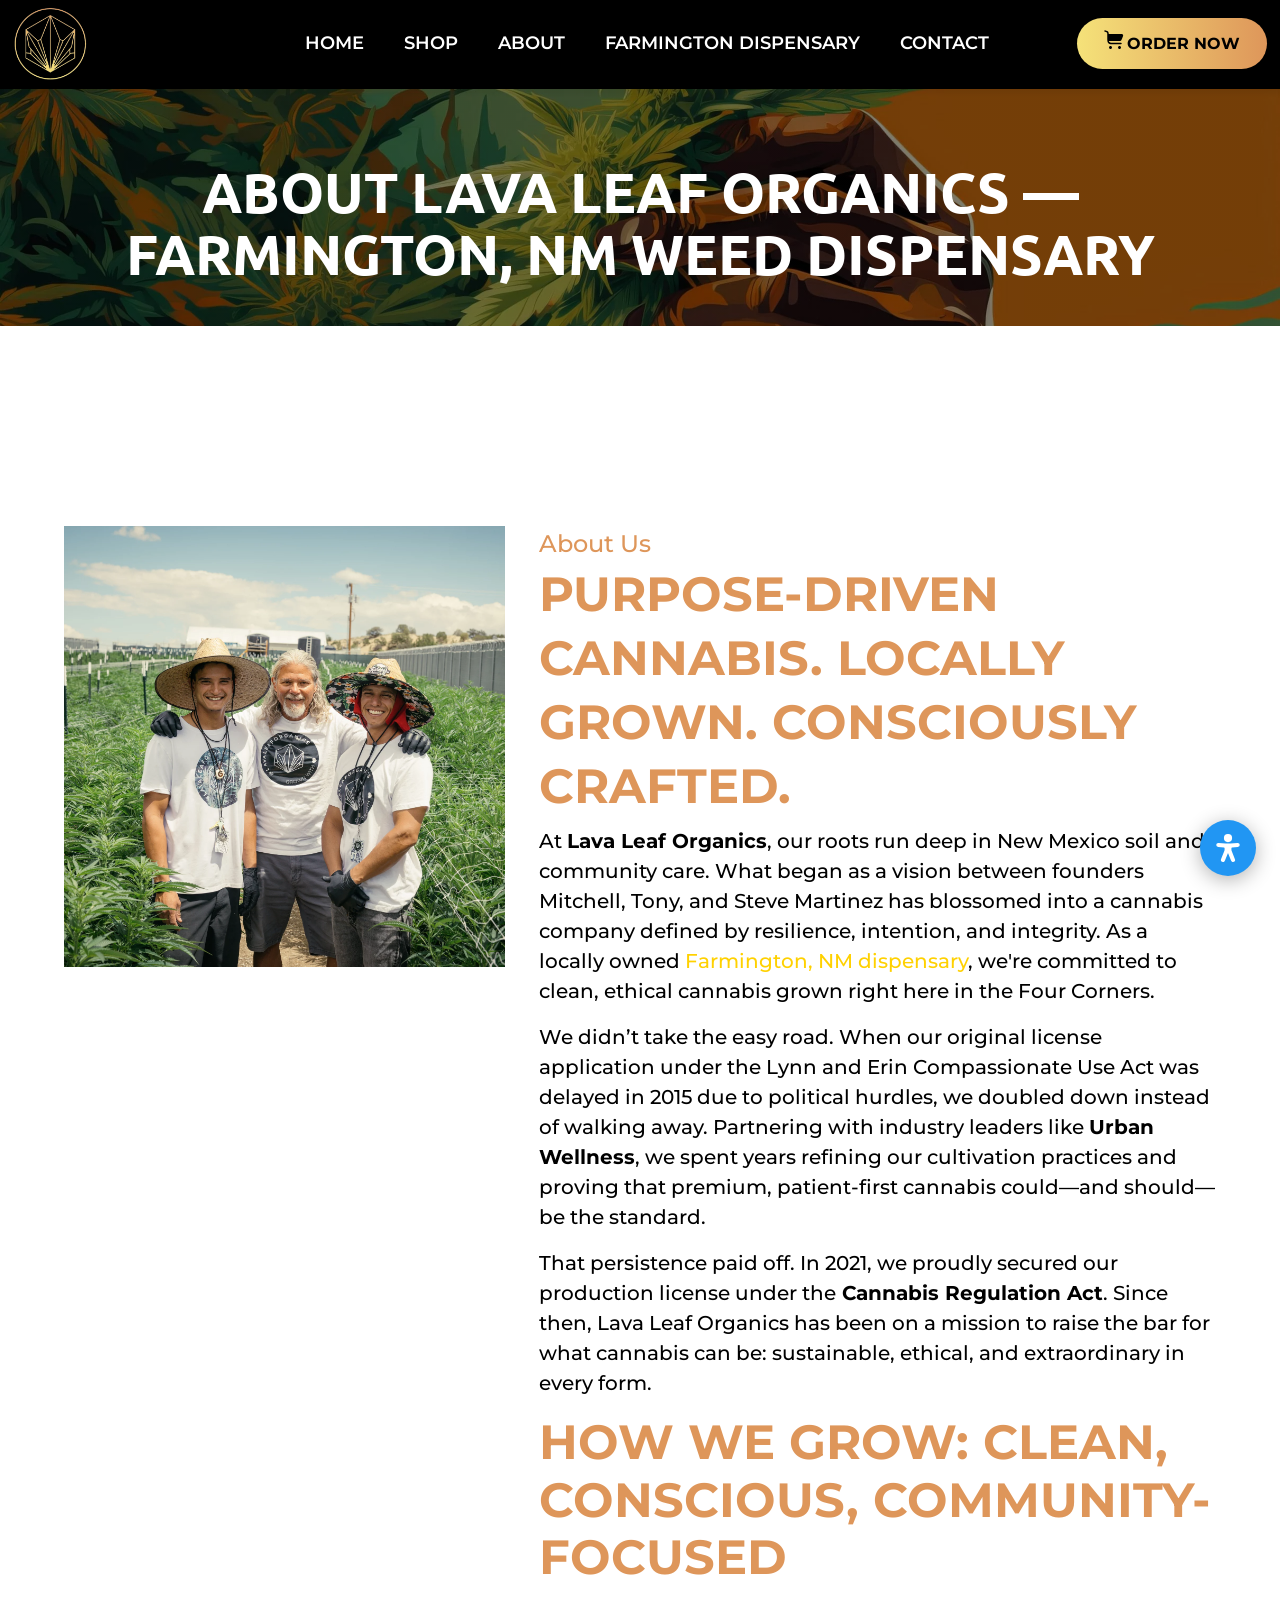
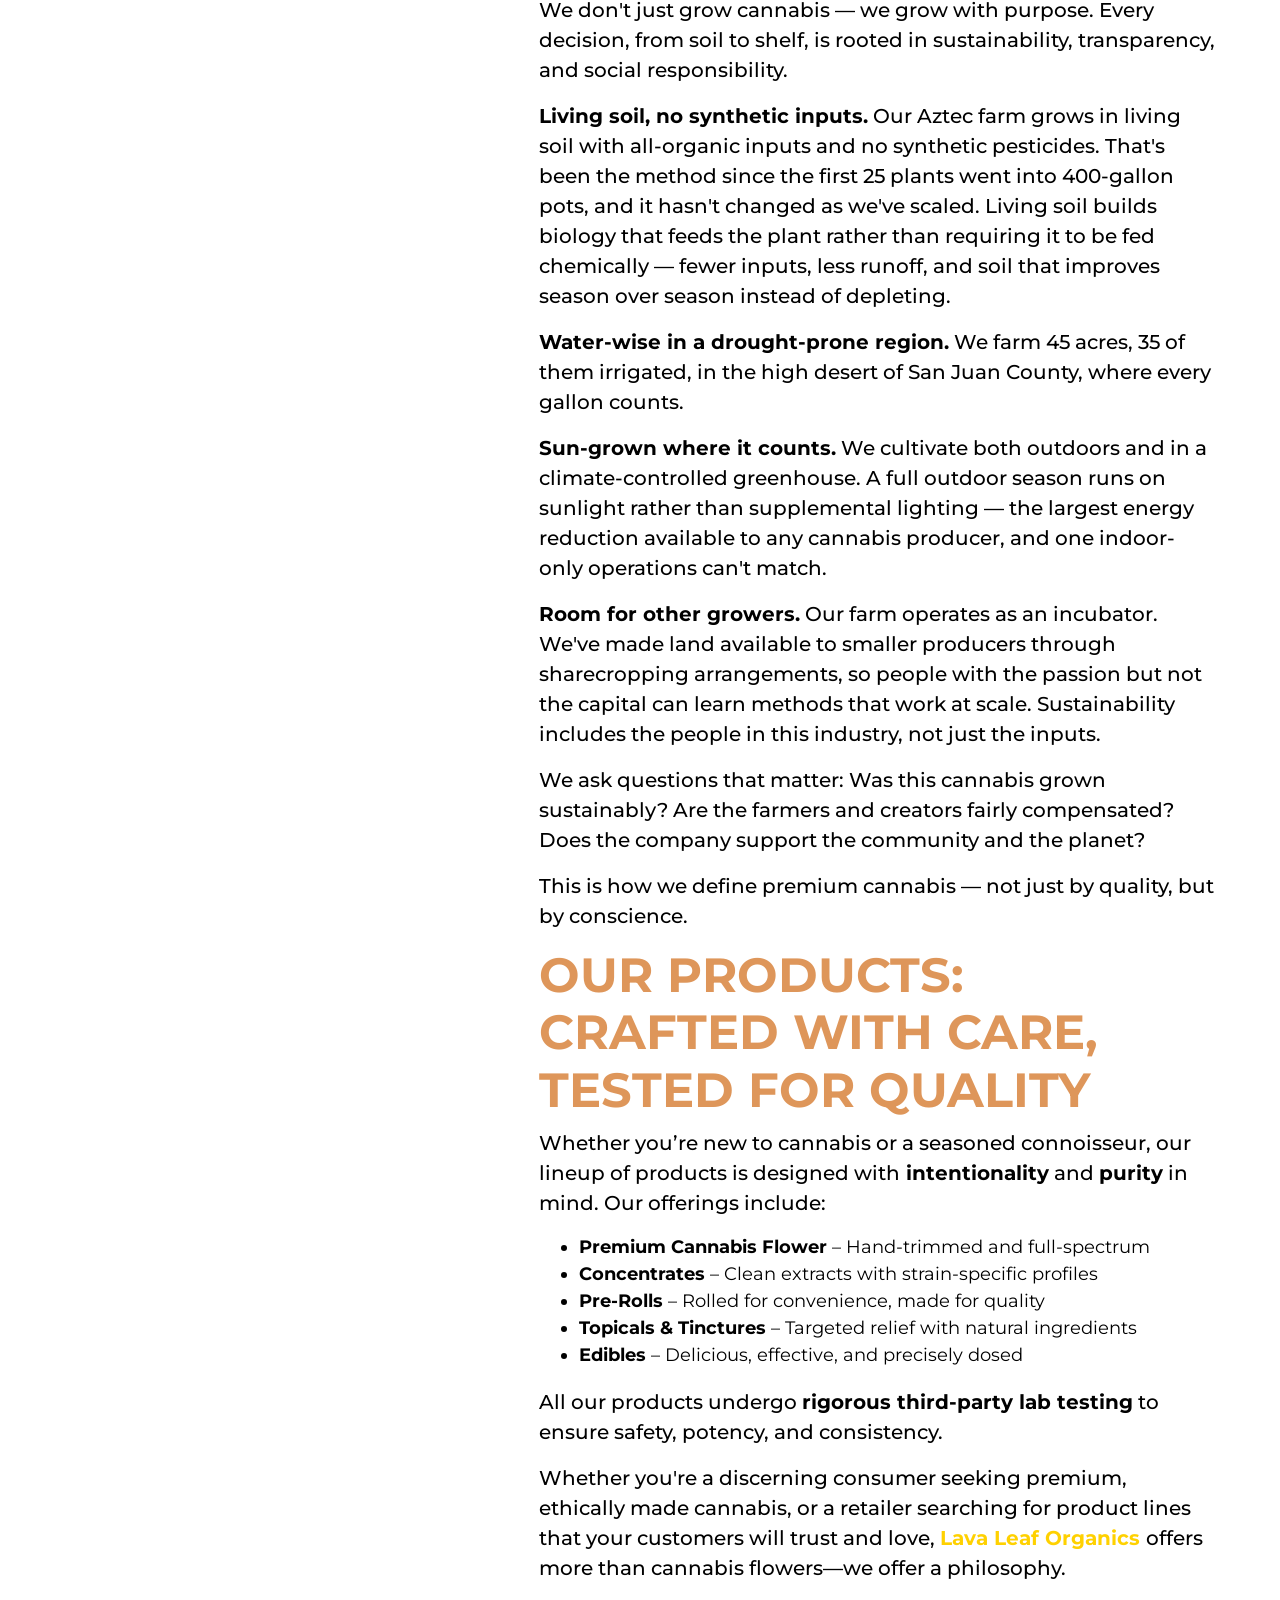
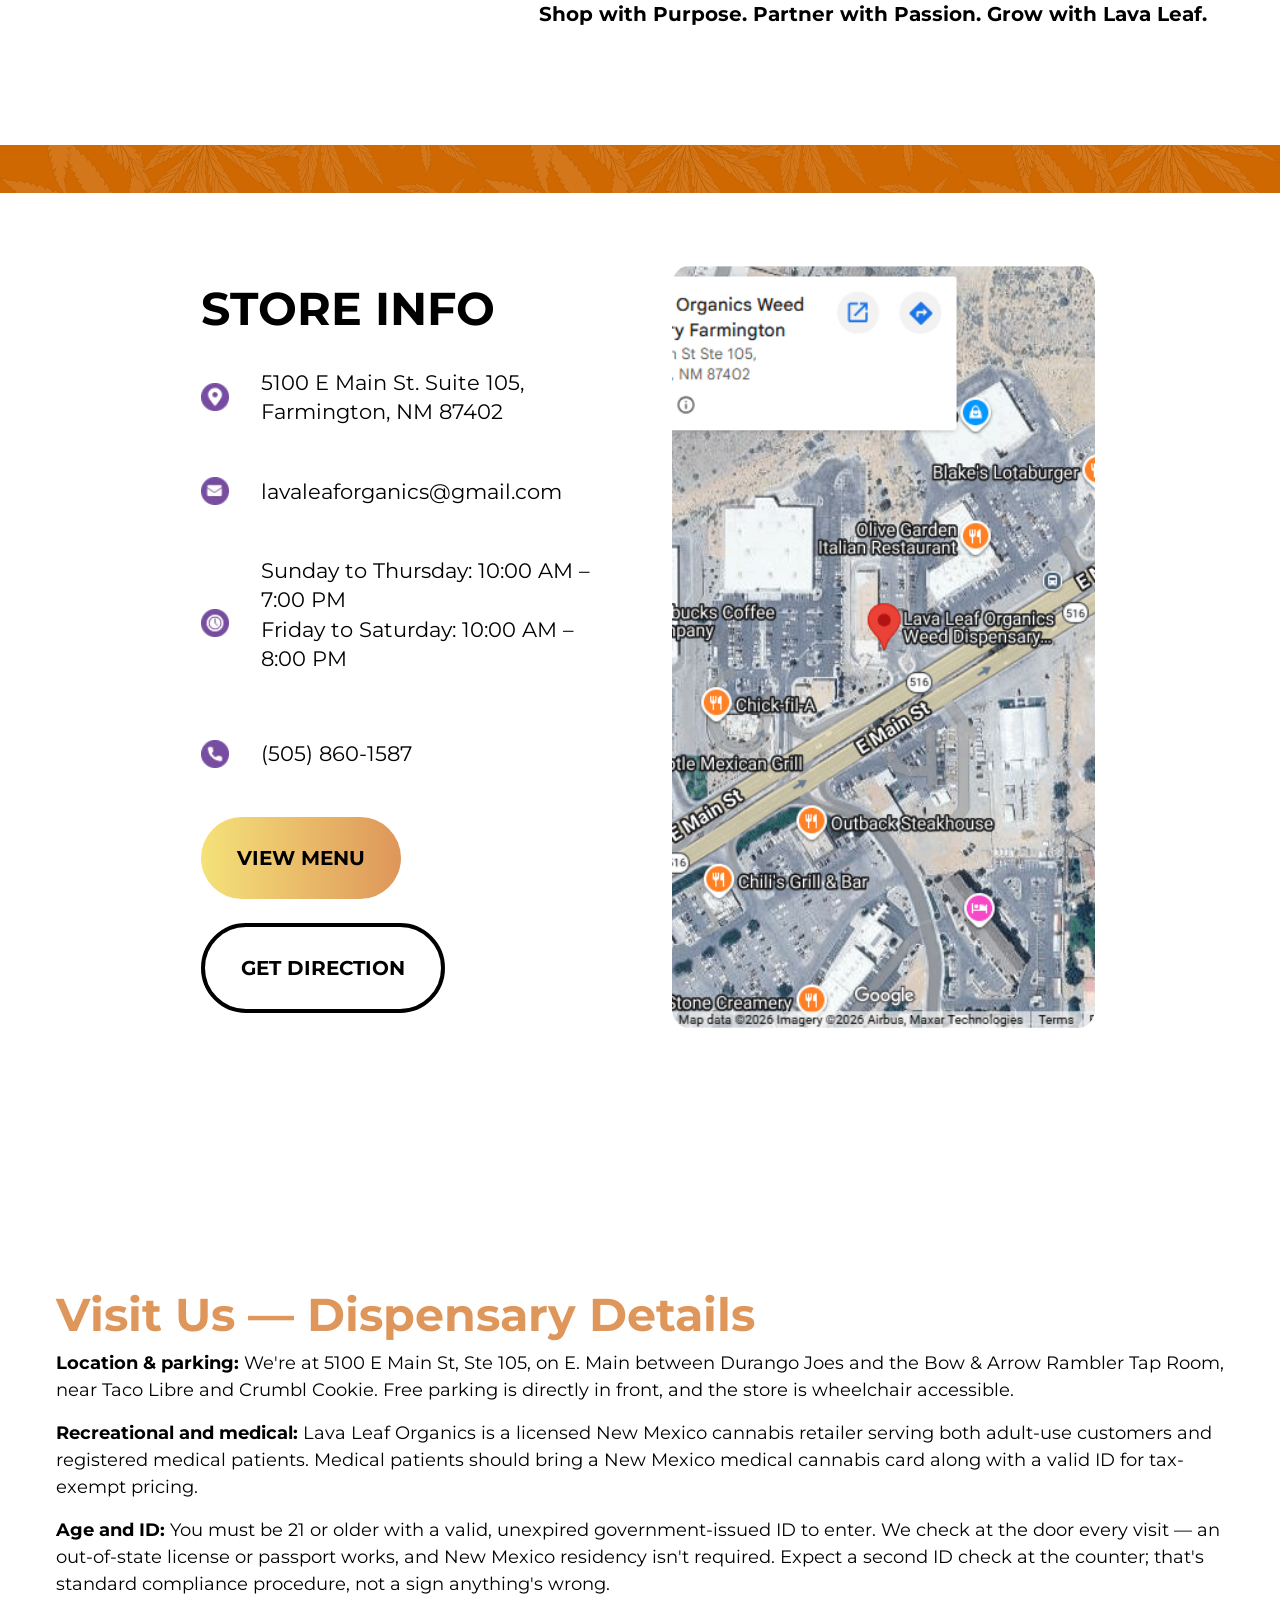
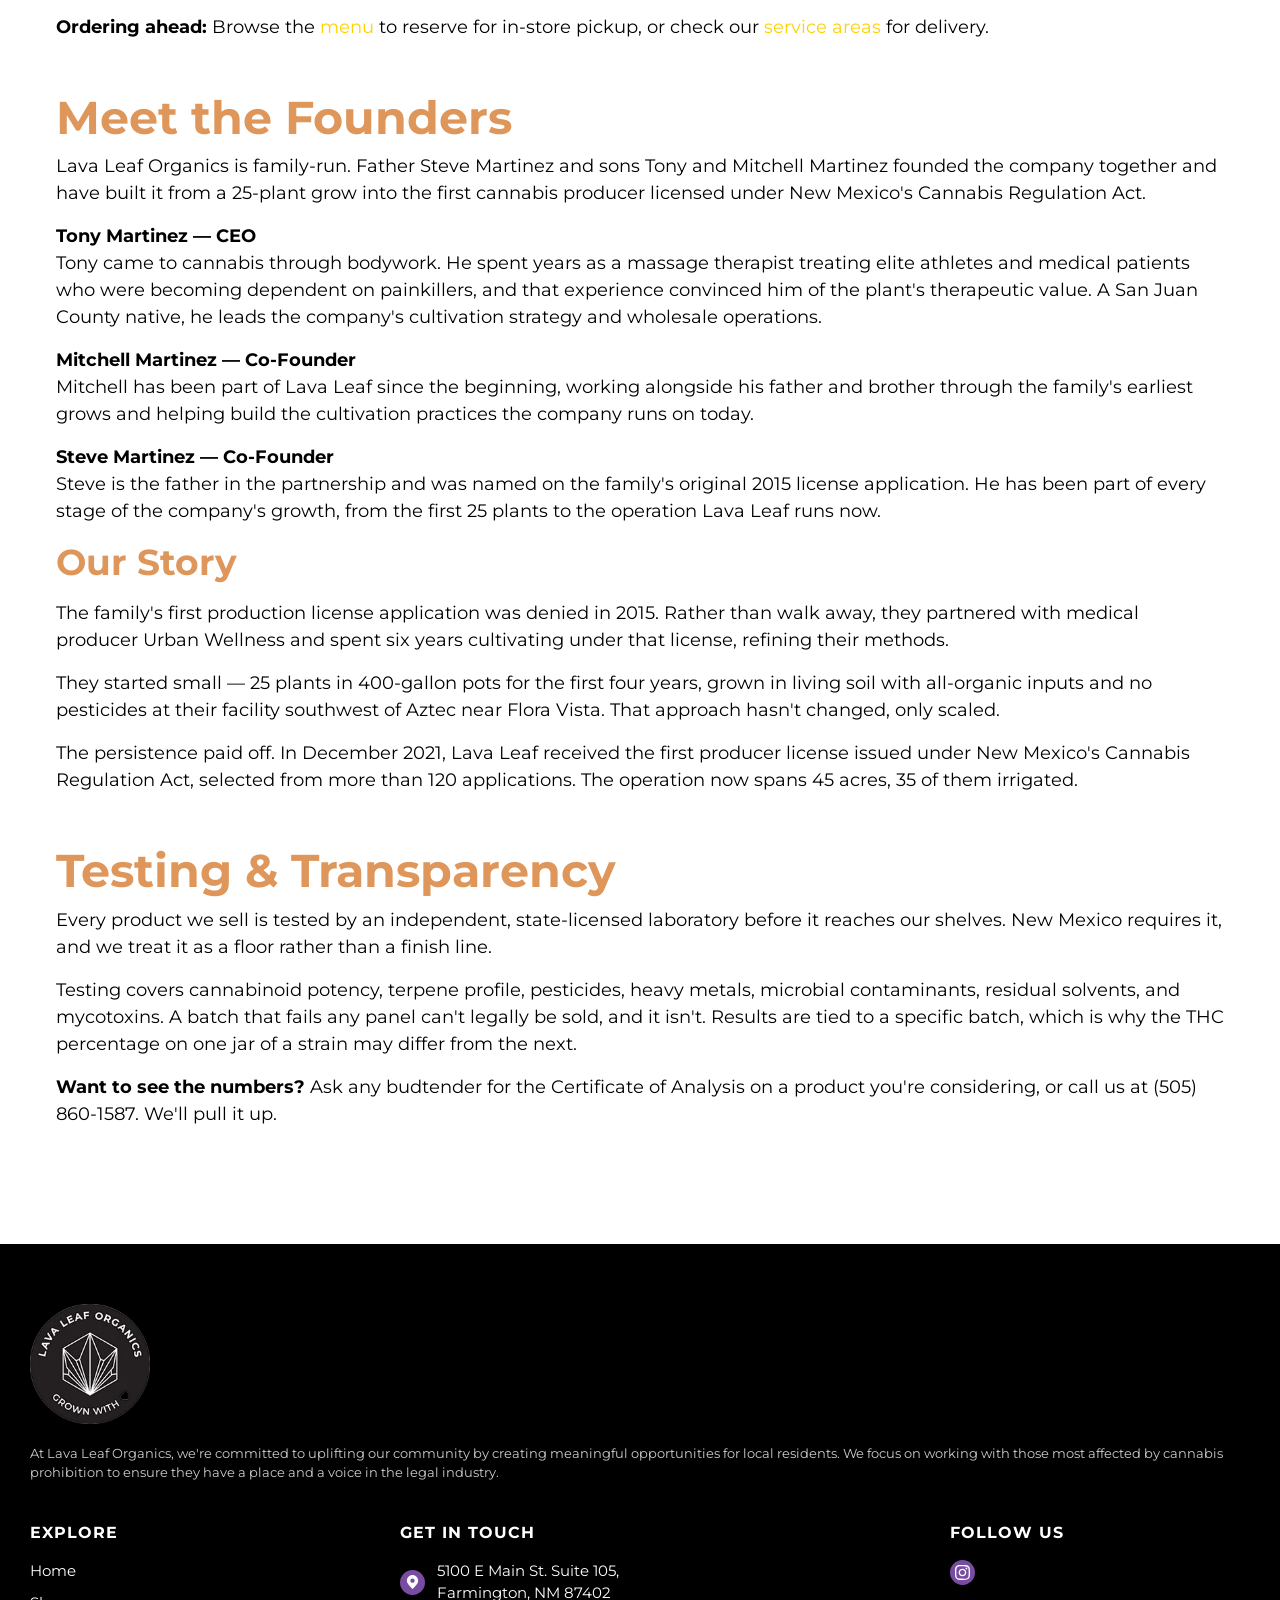
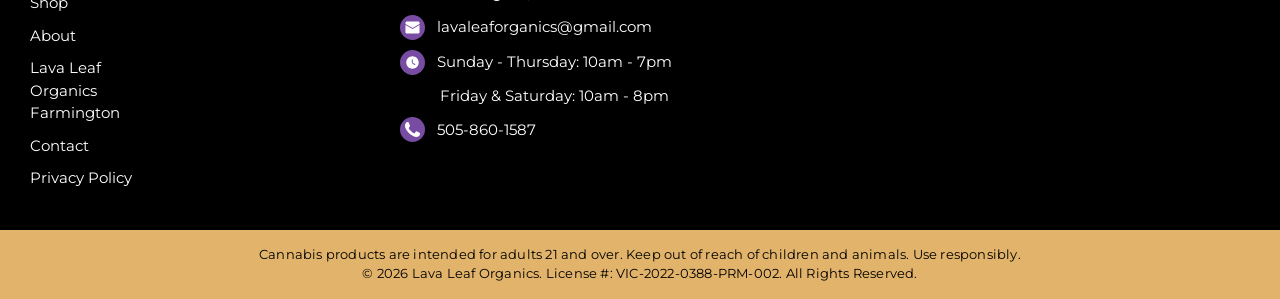
<file: about-us.html>
<!DOCTYPE html><html lang="en"><head>
<meta name="referrer" content="no-referrer">
<script>
/* =====================================================================
   STATIC-PREVIEW NETWORK GUARD (added at publish; not part of the source site)
   Loaded FIRST so every later caller sees the wrapped transports.
   Guards the TRANSPORT, not each caller: the client's production URLs are
   injected as inline config (Defaults.*, __SG_TRACK__) and consumed by other
   files, so a per-file guard can never cover them.
   Scope: blocks PROGRAMMATIC off-origin requests (fetch / XHR / sendBeacon).
   It does NOT block user-initiated NAVIGATION - nav links still go to the real
   site, which is intended for a preview and documented in README.md.
   ===================================================================== */
(function () {
  var ORIGIN = location.origin;
  var ALLOW = ['maps.googleapis.com','maps.gstatic.com','places.googleapis.com','fonts.googleapis.com','fonts.gstatic.com'];
  function isForeign(u) {
    try {
      var x = new URL(u, document.baseURI);
      if (x.origin === ORIGIN) return false;
      return ALLOW.indexOf(x.hostname) === -1;
    } catch (e) { return true; }
  }
  function note(u) { try { console.warn('[static-preview] blocked off-origin request:', String(u)); } catch (e) {} }
  var _fetch = window.fetch;
  if (_fetch) {
    window.fetch = function (input, init) {
      var u = (input && typeof input === 'object' && 'url' in input) ? input.url : input;
      if (isForeign(u)) { note(u); return Promise.reject(new TypeError('Static preview: off-origin request blocked')); }
      return _fetch.apply(this, arguments);
    };
  }
  var _open = XMLHttpRequest.prototype.open;
  XMLHttpRequest.prototype.open = function (method, url) {
    if (isForeign(url)) { note(url); this.__previewBlocked = true; return _open.call(this, method, 'about:blank'); }
    return _open.apply(this, arguments);
  };
  var _send = XMLHttpRequest.prototype.send;
  XMLHttpRequest.prototype.send = function () { if (this.__previewBlocked) return; return _send.apply(this, arguments); };
  if (navigator.sendBeacon) {
    var _b = navigator.sendBeacon.bind(navigator);
    navigator.sendBeacon = function (u, d) { if (isForeign(u)) { note(u); return false; } return _b(u, d); };
  }
})();
</script>
<meta charset="UTF-8"><meta content="width=device-width, initial-scale=1, maximum-scale=6, shrink-to-fit=no" name="viewport"> <title>UNOFFICIAL PREVIEW — About Lava Leaf Organics | Farmington, NM Dispensary</title><meta name="description" content="Unofficial static development copy of a single page, published for build review. Not the official Lava Leaf Organics site; the real site is https://lavaleaforganics.com/"> <meta property="og:title" content="UNOFFICIAL STATIC PREVIEW — not the Lava Leaf Organics website"> <meta property="og:type" content="website"> <meta property="og:url" content="https://sgencms.github.io/client-lavaleaforganics/about-us.html"> <meta property="og:site_name" content="SGENCMS static preview (unaffiliated development copy)"> <meta property="og:description" content="An unaffiliated, non-interactive development copy of a single page, captured for build review. This is NOT the official Lava Leaf Organics website. The real site is https://lavaleaforganics.com/"> <meta name="twitter:card" content="summary"> <meta name="twitter:title" content="UNOFFICIAL STATIC PREVIEW — not the Lava Leaf Organics website"> <meta name="twitter:description" content="An unaffiliated, non-interactive development copy of a single page, captured for build review. This is NOT the official Lava Leaf Organics website."> <meta name="robots" content="noindex, nofollow, noarchive, nosnippet"> <meta name="sgen_version" content="SGEN v1.0"> <link rel="canonical" href="https://lavaleaforganics.com/about-us"><link fetchpriority="high" rel="preload" as="image" href="assets/in-pages/Lava_Leaf_Logo.webp"><link fetchpriority="high" rel="preload" as="image" href="assets/in-pages/Legacy_Dispensary_Age_Gate1.webp"> <link rel="preconnect" href="https://fonts.googleapis.com"> <link rel="preconnect" href="https://fonts.gstatic.com" crossorigin=""> <link rel="icon" type="image/x-icon" href="assets/in-pages/Lava_Leaf_Logo.webp"> <link rel="preload" as="style" href="https://fonts.googleapis.com/css2?family=Montserrat:ital,wght@0,300;0,400;0,500;0,600;0,700;0,800;0,900;1,300;1,400;1,500;1,600;1,700;1,800;1,900&amp;display=swap" onload="this.onload=null;this.rel='stylesheet'"> <noscript><link href="https://fonts.googleapis.com/css2?family=Montserrat:ital,wght@0,300;0,400;0,500;0,600;0,700;0,800;0,900;1,300;1,400;1,500;1,600;1,700;1,800;1,900&amp;display=swap" rel="stylesheet" type="text/css" /></noscript><link rel="preload" as="style" href="https://fonts.googleapis.com/css2?family=Open+Sans:ital,wght@0,300;0,400;0,500;0,600;0,700;0,800;0,900;1,300;1,400;1,500;1,600;1,700;1,800;1,900&amp;display=swap" onload="this.onload=null;this.rel='stylesheet'"> <noscript><link href="https://fonts.googleapis.com/css2?family=Open+Sans:ital,wght@0,300;0,400;0,500;0,600;0,700;0,800;0,900;1,300;1,400;1,500;1,600;1,700;1,800;1,900&amp;display=swap" rel="stylesheet" type="text/css" /></noscript>      <noscript></noscript>  <noscript></noscript><!-- schema.org JSON-LD removed at publish: it asserted the client's business identity from a preview host. Not rendered. --><script>var Defaults={base_url:'',admin_url:'',age_verification_expiry:'1',current_url:'',};</script><!-- schema.org JSON-LD removed at publish: it asserted the client's business identity from a preview host. Not rendered. --><script>(function(){var STAGE_PADDING=100;var SELECTOR='#sg-card-items-iioh5';function applyOnce(){var cont=document.querySelector(SELECTOR)||document.querySelector('.sg-card-items.sgen--blocks_carousel');if(!cont||!cont.swiper)return false;var sw=cont.swiper;var w=cont.getBoundingClientRect().width;var cardW=w-2*STAGE_PADDING;if(cardW<80)cardW=w*0.7;var spv=w/cardW;sw.params.breakpoints={0:{slidesPerView:spv,centeredSlides:false,spaceBetween:0,slidesOffsetBefore:STAGE_PADDING,slidesOffsetAfter:STAGE_PADDING,speed:500,autoplay:false,loop:false},576:{slidesPerView:2,centeredSlides:false,spaceBetween:0,slidesOffsetBefore:0,slidesOffsetAfter:0,speed:500,autoplay:false,loop:false},768:{slidesPerView:3,centeredSlides:false,spaceBetween:0,slidesOffsetBefore:0,slidesOffsetAfter:0,speed:500,autoplay:false,loop:false},992:{slidesPerView:6,centeredSlides:false,spaceBetween:15,slidesOffsetBefore:0,slidesOffsetAfter:0,speed:500,autoplay:false,loop:false}};sw.currentBreakpoint=false;sw.setBreakpoint();sw.slideTo(0,0);sw.setTranslate(0);sw.update();return true}var tries=0;var poll=setInterval(function(){tries++;var ok=applyOnce();if(tries>=40)clearInterval(poll)},250);window.addEventListener('load',function(){setTimeout(applyOnce,300)});var t;window.addEventListener('resize',function(){clearTimeout(t);t=setTimeout(applyOnce,150)})})();</script><!-- schema.org JSON-LD removed at publish: it asserted the client's business identity from a preview host. Not rendered. --> <!-- window.__SG_TRACK__ (SGEN analytics config POSTing to the client's /sg-collect) removed at publish. --><script>window.__SG404__={"url":"https://lavaleaforganics.com/sg-collect-404","is404":false,"path":""};</script>











<link rel="preload" as="image" href="assets/in-pages/Lava_Leaf_Logo-2.webp" fetchpriority="high">
<link rel="preload" as="image" href="assets/in-pages/Steve_Mitch_and_Tony_in_the_field_copy.webp" fetchpriority="high">
<link rel="preload" as="image" href="assets/in-pages/Location.webp" fetchpriority="high">

<link rel="stylesheet" href="chrome.css">

<style>/* === inline inline-0 === */
@font-face{font-family:Manrope;font-display:swap;font-weight:600;src:url(sites/sgen_lavaleaforganics_com/uploads/2025/04/Manrope_SemiBold.ttf) format("truetype")}@font-face{font-family:Manrope;font-display:swap;font-weight:700;src:url(sites/sgen_lavaleaforganics_com/uploads/2025/04/Manrope_Bold.ttf) format("truetype")}@font-face{font-family:Manrope;font-display:swap;font-weight:800;src:url(sites/sgen_lavaleaforganics_com/uploads/2025/04/Manrope_ExtraBold.ttf) format("truetype")}@font-face{font-family:Manrope;font-display:swap;font-weight:400;src:url(sites/sgen_lavaleaforganics_com/uploads/2025/04/Manrope_Regular.ttf) format("truetype")}@font-face{font-family:Manrope;font-display:swap;font-weight:200;src:url(sites/sgen_lavaleaforganics_com/uploads/2025/04/Manrope_ExtraLight.ttf) format("truetype")}

</style>
<style>/* === inline inline-1 === */
@font-face{font-family:"Avenir LT Std";font-display:swap;font-weight:500;src:url(sites/sgen_lavaleaforganics_com/uploads/2025/04/AvenirLTStd_Roman.ttf) format("truetype")}

</style>
<style>/* === inline inline-2 === */
@font-face{font-family:Ubuntu;font-display:swap;font-weight:normal;src:url(sites/sgen_lavaleaforganics_com/uploads/2026/06/ubuntu-bold.ttf) format("truetype")}

</style>
<style>/* === inline inline-3 === */
@font-face{font-family:"New Montserrat";font-display:swap;font-weight:normal;src:url(sites/sgen_lavaleaforganics_com/uploads/2026/06/montserrat-variablefont_wght.ttf) format("truetype")}

</style>
<style>/* === inline inline-4 === */
:root{--sgen-acc-btn-bg:#2196f3;--sgen-acc-btn-color:#fff}

</style>
<style>/* === inline inline-5 === */
:root{--body-font-size:18px;--body-font-family:Montserrat;--headings_1-font-size:60px;--headings_1-font-family:Montserrat;--headings_2-font-size:46px;--headings_2-font-family:Montserrat;--headings_3-font-size:36px;--headings_3-font-family:Montserrat;--headings_4-font-size:24px;--headings_4-font-family:Montserrat;--headings_5-font-size:20px;--headings_5-font-family:Montserrat;--headings_6-font-size:18px;--headings_6-font-family:Montserrat;--button-font-size:18px;--button-padding-y:10px;--button-padding-x:25px;--button-radius:25px;--color-body:#fff;--color-text:#000;--color-accent:#ffd100;--color-accent-rgb:255,209,0;--color-accent_hover:#ffd100;--color-primary:#f5e279;--color-primary-rgb:245,226,121;--color-primary_hover:#f5e279;--color-secondary:#de965a;--color-secondary-rgb:222,150,90;--color-secondary_hover:#de965a;--color-success:#57d367;--color-success-rgb:87,211,103;--color-success_hover:var(--color-success);--color-info:#2dcfe9;--color-info-rgb:45,207,233;--color-info_hover:var(--color-info);--color-warning:#e9af43;--color-warning-rgb:233,175,67;--color-warning_hover:var(--color-warning);--color-danger:#fd7379;--color-danger-rgb:253,115,121;--color-danger_hover:var(--color-danger);--color-light:#fff;--color-light-rgb:255,255,255;--color-light_hover:var(--color-light);--color-dark:#000;--color-dark-rgb:0,0,0;--color-dark_hover:var(--color-dark)}.container{max-width:1199px}section,.section{padding-top:50px;padding-right:0;padding-bottom:50px;padding-left:0}.btn{font-family:Montserrat;font-display:swap;font-size:18px;border-width:1px;padding-top:10px;padding-right:25px;padding-bottom:10px;padding-left:25px;border-top-left-radius:25px;border-top-right-radius:25px;border-bottom-right-radius:25px;border-bottom-left-radius:25px}.btn.btn-accent{color:#000;background-color:var(--color-accent);border-color:var(--color-accent)}.btn.btn-outline-accent{color:var(--color-accent);border-color:var(--color-accent)}.btn.btn-accent:hover{color:#000;background:var(--color-accent_hover);border-color:var(--color-accent_hover)}.btn.btn-outline-accent:hover{color:#000;background:var(--color-accent_hover);border-color:var(--color-accent_hover)}.btn.btn-primary{color:#fff;background-color:#7e9f11}.btn.btn-outline-primary{color:#7e9f11}.btn.btn-primary:hover{color:#fff;background:#94ba14;border-color:var(--color-primary_hover)}.btn.btn-outline-primary:hover{color:#fff;background:#94ba14;border-color:var(--color-primary_hover)}.btn.btn-secondary{color:#829d28;background-color:transparent;border-color:#7e9f11}.btn.btn-outline-secondary{color:transparent;border-color:#7e9f11}.btn.btn-secondary:hover{color:#6a8409;background:#f8fff0;border-color:#94ba14}.btn.btn-outline-secondary:hover{color:#6a8409;background:#f8fff0;border-color:#94ba14}.btn.btn-success{color:#000;background-color:var(--color-success);border-color:var(--color-success)}.btn.btn-outline-success{color:var(--color-success);border-color:var(--color-success)}.btn.btn-success:hover{color:#000;background:var(--color-success_hover);border-color:var(--color-success_hover)}.btn.btn-outline-success:hover{color:#000;background:var(--color-success_hover);border-color:var(--color-success_hover)}.btn.btn-info{color:#000;background-color:var(--color-info);border-color:var(--color-info)}.btn.btn-outline-info{color:var(--color-info);border-color:var(--color-info)}.btn.btn-info:hover{color:#000;background:var(--color-info_hover);border-color:var(--color-info_hover)}.btn.btn-outline-info:hover{color:#000;background:var(--color-info_hover);border-color:var(--color-info_hover)}.btn.btn-warning{color:#000;background-color:var(--color-warning);border-color:var(--color-warning)}.btn.btn-outline-warning{color:var(--color-warning);border-color:var(--color-warning)}.btn.btn-warning:hover{color:#000;background:var(--color-warning_hover);border-color:var(--color-warning_hover)}.btn.btn-outline-warning:hover{color:#000;background:var(--color-warning_hover);border-color:var(--color-warning_hover)}.btn.btn-danger{color:#000;background-color:var(--color-danger);border-color:var(--color-danger)}.btn.btn-outline-danger{color:var(--color-danger);border-color:var(--color-danger)}.btn.btn-danger:hover{color:#000;background:var(--color-danger_hover);border-color:var(--color-danger_hover)}.btn.btn-outline-danger:hover{color:#000;background:var(--color-danger_hover);border-color:var(--color-danger_hover)}.btn.btn-light{color:#000;background-color:var(--color-light);border-color:var(--color-light)}.btn.btn-outline-light{color:var(--color-light);border-color:var(--color-light)}.btn.btn-light:hover{color:#000;background:var(--color-light_hover);border-color:var(--color-light_hover)}.btn.btn-outline-light:hover{color:#000;background:var(--color-light_hover);border-color:var(--color-light_hover)}.btn.btn-dark{color:#FFF;background-color:var(--color-dark);border-color:var(--color-dark)}.btn.btn-outline-dark{color:var(--color-dark);border-color:var(--color-dark)}.btn.btn-dark:hover{color:#FFF;background:var(--color-dark_hover);border-color:var(--color-dark_hover)}.btn.btn-outline-dark:hover{color:#FFF;background:var(--color-dark_hover);border-color:var(--color-dark_hover)}header#masterhead{font-family:Montserrat;font-display:swap;background-color:#000;color:#fff}footer#masterfoot{font-family:Montserrat;font-display:swap;background-color:#000;color:#fff}.section.section-footer-top{background-color:#f5f5f5;color:#121212}.copyright{font-family:"Open Sans";font-display:swap;background-color:#000;color:#fff}.sticky-mobile-ctas{background-color:#fff}

</style>
<style>/* === inline inline-6 === */
.sg-section.sg-section-page-banner{background-color:#000;color:#fff;background-image:url(assets/in-pages/Legacy_Dispensary_Hero_Image.webp)}

</style>
<style>/* === inline inline-7 === */
.sg-navbar.sg-navbar-expand-md{text-transform:uppercase!important;font-weight:600!important}

</style>
<style>/* === inline inline-8 === */
#comp_mpw47mnd00ypt,#comp_mpw76mv1g5sp2{padding:1px!important}.sg-navbar-brand{display:flex}

</style>
<style>/* === inline inline-9 === */
.accordion{font-family:Montserrat,sans-serif!important}.sg-accordion-button span{font-family:Montserrat,sans-serif!important}#iq9r4 ul.sgb-iconlists-items .icon{color:black!important}@media (max-width:575px){#i0teb4 .sg-accordion{padding-left:20px;padding-right:20px}#ilmpp .gallery-container{padding-left:20px;padding-right:20px}#ib14r6,#ihzer,#il9j8,#i8bo7,#i1gac,#i6c1kq,#i8ambk,#i5pm0f,#igg07g,#i64str,#ibdos,#igymy,#ip0ua,#iuvrj,#i63xc{font-size:32px!important}#ihq65,#il0ci,#ilva2p{gap:0!important}#masterhead>div>div{margin:0!important;padding-left:20px;padding-right:20px}#igg07g{margin-bottom:20px!important}#gallery-items-ib6qtx .swiper-slide{width:calc((100% - 15px) / 2)!important;height:auto!important;margin-right:15px!important}#gallery-items-ib6qtx .swiper-slide:last-child{margin-right:0!important}#gallery-items-ib6qtx .gallery-item-image .thumb,#gallery-items-ib6qtx .gallery-item-image>a{width:100%!important;display:block!important}#gallery-items-ib6qtx .gallery-item-image img{width:100%!important;height:auto!important;aspect-ratio:3 / 4!important;object-fit:cover!important;display:block!important}}@media (max-width:767px){#swiper-wrapper-02fdf7bdcdce637a{transform:none!important;display:flex!important;flex-wrap:nowrap!important;gap:8px}#swiper-wrapper-02fdf7bdcdce637a .swiper-slide{width:calc((100% - 8px) / 2)!important;flex:0 0 calc((100% - 8px) / 2)!important;margin:0!important}#swiper-wrapper-02fdf7bdcdce637a .gallery-item-image,#swiper-wrapper-02fdf7bdcdce637a .gallery-item-image>a,#swiper-wrapper-02fdf7bdcdce637a .gallery-item-image .thumb{width:100%!important;display:block!important}#swiper-wrapper-02fdf7bdcdce637a .gallery-item-image img{width:100%!important;height:auto!important;aspect-ratio:3 / 4!important;object-fit:cover!important;display:block!important}}.sticky-mobile-ctas{position:fixed!important;left:0!important;right:0!important;top:auto!important;bottom:0!important;bottom:env(safe-area-inset-bottom,0px)!important;transition:transform .25s ease,opacity .25s ease!important;will-change:transform;transform:translateZ(0);backface-visibility:hidden}@media (max-width:767px){html,body{overflow-x:hidden!important;max-width:100%!important}.hc-testimonial-track{max-width:100%}#hc-testimonial-track{overflow:hidden}}

</style>
<style>/* === inline inline-10 === */
.legacy-dispensary-products-ilned{display:grid;grid-template-columns:52% 47%;gap:15px;width:90%;max-width:1638px;margin-left:auto;margin-right:auto;justify-content:center}.product-card-ilned{position:relative;border-radius:12px;overflow:hidden;color:white;padding:25px;display:flex;flex-direction:column;justify-content:space-between}.product-card-ilned::before{content:'';position:absolute;top:0;left:0;width:100%;height:100%;background:linear-gradient(90deg,#F5E279 0,#DE965A 100%);background-size:cover;background-position:center;z-index:-2}.flower-card-ilned{grid-column:1;grid-row:1;height:528px;width:100%;}.product-cards-right-ilned{grid-column:2;display:flex;flex-direction:column;gap:15px;height:528px;width:100%}.preroll-card-ilned{height:252px}.small-cards-container-ilned{display:grid;grid-template-columns:1fr 1fr;gap:15px;flex-grow:1}.small-card-ilned{height:261px}.content-ilned{position:relative;z-index:1;display:flex;flex-direction:column;justify-content:center;height:100%;align-items:center;width:60%}.text-ilned{font-family:Montserrat,sans-serif;font-weight:900;font-size:clamp(22px,1.8vw,40px);text-transform:uppercase;margin:0;position:relative;padding-bottom:10px;color:#000}.description-ilned{font-family:Montserrat,sans-serif;font-weight:400;font-size:min(max(0.8rem,1vw),1rem);color:#000;margin:0;padding-bottom:10px;position:relative;text-align:center;width:1400px!important}.order-btn-ilned{background-color:#000;color:white;border:0;padding:min(max(0.7rem,3vw),1rem);border-radius:36px;font-size:min(max(1rem,3vw),1rem);font-weight:700;font-family:Montserrat,sans-serif;text-align:center;text-transform:uppercase;cursor:pointer;width:min(max(11rem,50%),9rem)}.product-img-ilned{position:absolute;right:0;bottom:0;z-index:0;object-fit:contain;max-width:100%;transition:all 5s}.product-card-ilned:hover .product-img-ilned{transform:scale(1.2)}@media screen and (max-width:1680px){.legacy-dispensary-products-ilned{width:95%}.flower-card-ilned,.product-cards-right-ilned{height:500px}.preroll-card-ilned{height:240px}.small-card-ilned{height:245px}}@media screen and (max-width:1440px){.legacy-dispensary-products-ilned{width:95%}.flower-card-ilned,.product-cards-right-ilned{height:460px}.preroll-card-ilned{height:220px}.small-card-ilned{height:225px}}@media screen and (max-width:1200px){.legacy-dispensary-products-ilned{width:98%}.flower-card-ilned,.product-cards-right-ilned{height:420px}.preroll-card-ilned{height:200px}.small-card-ilned{height:205px}}@media screen and (max-width:768px){.legacy-dispensary-products-ilned{grid-template-columns:1fr}.flower-card-ilned{grid-column:1;grid-row:auto;height:400px}.product-cards-right-ilned{grid-column:1}.small-cards-container-ilned{grid-template-columns:1fr}.small-card-ilned{height:200px}.text-ilned{font-size:clamp(20px,4vw,28px)}.product-img-ilned{max-width:40%!important}}@media screen and (max-width:480px){.flower-card-ilned{height:300px}.preroll-card-ilned,.small-card-ilned{height:180px}.text-ilned{font-size:20px}.order-btn-ilned{padding:8px 20px;font-size:14px}}

</style>
<style>/* === inline inline-11 === */
#im21k{background:linear-gradient(90deg,#F5E279 0,#EBB66A 50%,#DE965A 100%);-webkit-background-clip:text;background-clip:text;color:transparent!important;text-transform:uppercase;display:inline-block}

</style>
<style>/* === inline inline-12 === */
:root{--header-color:#000;--sg-color-text-primary:#fff;--accent-color:#F5E279;--hover-color:#F5E279;--logo-size:82px;--nav-font-size:18px;--button-padding:.75rem 1.5rem}header#masterhead{background-color:#000}header#masterhead .primary-navbar .navbar{padding-left:1.25rem!important}@media only screen and (max-width:1200px){header#masterhead{height:128px}.primary-navbar .navbar{min-height:128px}}#masterhead>div>div{max-width:none}header#masterhead .primary-navbar.primary-navbar--theme_header_kolas .navbar-wrapper>*{padding:0;flex:none;text-transform:uppercase}#mobile-nav>.inner{background-color:var(--sg-color-dark);width:100%}#mobile-nav>.inner .site-img-logo>img{width:207px;height:207px}#mobile-nav.slideNav.open>.inner{background-color:rgba(13,13,13,1);background-size:cover;background-position:bottom center!important;background:url(assets/in-pages/Age_Gate_Background___1920.webp)}#mobile-nav>.inner>.navi>ul.nav li a:hover{background-color:var(--sg-color-primary);color:var(--sg-color-body)!important}.navbar-wrapper{display:flex;align-items:center;justify-content:space-between;flex-wrap:nowrap;width:100%}.navbar-brand{margin-right:auto}.item-navigations{flex-grow:1;display:flex;justify-content:center;align-items:center}.item-ctas{display:flex;justify-content:flex-end;align-items:center}#masterhead>div>div>nav>div>div.item.item-ctas>ul>li{padding-right:15px}.nav-link{font-family:Montserrat,sans-serif;font-weight:600;font-size:var(--nav-font-size);line-height:102%;letter-spacing:0;text-align:center;vertical-align:middle;color:white!important}.nav-link:hover{color:var(--hover-color)!important}.navbar-brand img,.site-img-logo img{width:var(--logo-size);height:var(--logo-size);object-fit:contain}.site-landing-wrapper>div>div>div.brand.mb-4>a>div>img{width:100%;height:100%}.mobile-toggler-burger{display:none;position:absolute;right:25px;top:35px;width:50px;height:50px;z-index:1000;background-color:transparent}.mobile-toggler-burger>span{height:7px;border-radius:30px}.navbar-toggler{margin-left:auto;margin-right:20px}#masterhead>div>div>nav>a.mobile-toggler-burger>span.top-bun{width:25px!important;margin-left:0}#masterhead>div>div>nav>a.mobile-toggler-burger>span.meat{width:50px;height:7px;margin:7px 0;border-radius:10px}#masterhead>div>div>nav>a.mobile-toggler-burger>span.bottom-bun{width:25px!important;margin-right:0}#mobile-nav .close{right:20px!important;top:20px;left:unset!important}.mobile-toggler-burger.close>span.meat{margin-top:-11px}#mobile-nav>.inner>.navi>ul.nav li>a,#mobile-nav>.inner>.navi>ul.nav li>.nav-link{border-bottom:none!important}#masterhead>div>div>nav>div>div.item.item-ctas>ul>li>a,#mobile-nav>div>div.ctas.mt-4>ul>li>a{font-size:18px}a.btn.btn-primary{background:linear-gradient(90deg,#F5E279 0,#DE965A 100%);color:#000;border:0;padding:min(max(0.7rem,3vw),1rem);border-radius:36px;font-size:min(max(1rem,3vw),1rem);font-weight:700;font-family:Montserrat,sans-serif;text-align:center;text-transform:uppercase;cursor:pointer;width:min(max(11rem,50%),9rem)}a.btn.btn-light.btn--no{background:linear-gradient(90.03deg,#FFF .03%,#DE965A 146.43%);border:3px solid transparent;color:#000;padding:14.5px 27px!important;text-transform:uppercase;border-radius:36px!important;font-weight:700}a.btn.btn-primary.btn--yes{background:linear-gradient(90deg,#F5E279 0,#DE965A 100%);color:#000;border:0;padding:14.5px 27px!important;border-radius:36px}.sg_age-verification>.inner .actions>.btn{font-size:18px;min-width:179px!important;min-height:63px!important;line-height:0;margin:0 25px 20px 25px}.view-menu-button,.get-direction-button{display:flex;align-items:center;justify-content:center;text-decoration:none;font-weight:700;text-align:center;transition:all .3s;gap:10px;font-family:Montserrat,sans-serif;cursor:pointer;width:auto;height:auto;border-radius:100px;font-size:22px}.view-menu-button{padding:20px 30px;background:linear-gradient(90deg,#F5E279 0,#DE965A 100%);color:#000;border:0}.get-direction-button{padding:20px 25px;background-color:transparent;color:#000;border:4px solid #000}.view-menu-button:hover,.get-direction-button:hover{transform:translateY(-5px);box-shadow:0 10px 20px rgba(0,0,0,.1)}.view-menu-button:hover{background-color:#333}.get-direction-button:hover{background-color:#f5f5f5}@media (max-width:575px){footer#masterfoot{padding-bottom:1px!important}.sg_age-verification>.inner .actions>.btn{margin:0 28px 20px 28px}.sg_age-verification>.inner h1{line-height:1.5!important}}.sg_age-verification{background:url(assets/in-pages/Age_Gate_Background___1920.webp);background-color:rgba(13,13,13,1);background-size:cover}.sg_age-verification:before{background-color:unset}.sg_age-verification>.inner{max-width:none}.sg_age-verification>.inner .actions>.btn{border-width:0!important}.sg_age-verification>.inner .actions>.btn>.btn--no{font-size:18px;border-width:0!important;margin:5px 20px;text-transform:uppercase}.site-landing-wrapper>div>div>div.brand.mb-4>a>div>img{width:60%;height:100%}#sgp_1.fancybox-content{padding:0}@media only screen and (max-width:575px){.sg_age-verification .site-img-logo img{max-height:none;width:70%}.sg_age-verification{background:url(assets/in-pages/Age_Gate_Background___1920.webp);background-position:40% 55%}}@media only screen and (max-width:1200px){:root{--nav-font-size:15px}}@media only screen and (max-width:768px){:root{--nav-font-size:14px}}@media only screen and (max-width:480px){:root{--nav-font-size:13px}}#masterhead>div>div>nav>div>div.item.item-ctas>ul>li>a{width:190px}@media only screen and (min-width:1921px){:root{--logo-size:82px;--nav-font-size:18px;--button-padding:.75rem 1.5rem}.navbar-wrapper{max-width:1800px;margin:0 auto}.navbar-nav .nav-item,.sg-site-navigation .nav-item{margin:0}}@media only screen and (min-width:1681px) and (max-width:1920px){:root{--logo-size:82px;--nav-font-size:18px;--button-padding:.75rem 1.5rem}.navbar-wrapper{max-width:1600px;margin:0 auto}.navbar-nav .nav-item,.sg-site-navigation .nav-item{margin:0}}@media only screen and (min-width:1441px) and (max-width:1680px){:root{--logo-size:80px;--nav-font-size:17px;--button-padding:.7rem 1.4rem}.navbar-wrapper{max-width:1400px;margin:0 auto}.navbar-nav .nav-item,.sg-site-navigation .nav-item{margin:0 8px}}@media only screen and (min-width:1201px) and (max-width:1440px){:root{--logo-size:75px;--nav-font-size:16px;--button-padding:.65rem 1.3rem}.navbar-wrapper{max-width:1180px;margin:0 auto}.navbar-nav .nav-item,.sg-site-navigation .nav-item{margin:0 5px}#masterhead>div>div>nav>div>div.item.item-ctas>ul>li>a{font-size:15px}}@media only screen and (min-width:574px) and (max-width:1200px){:root{--logo-size:70px;--nav-font-size:14px;--button-padding:.6rem 1.2rem}.navbar-nav .nav-item,.sg-site-navigation .nav-item{margin:0;padding:0!important}.item-navigations{padding:0 5px}#masterhead>div>div>nav>div>div.item.item-ctas>ul>li>a{font-size:14px}#io2pg{margin:0!important}#mobile-nav>.inner>.navi{margin-right:50px;margin-left:50px}#mobile-nav>.inner>.navi>ul.nav li a,#mobile-nav>.inner>.navi>ul.nav li .nav-link{padding:1em;text-align:center}.sg-site-navigation.navbar-nav>.nav-item{padding:0}.navi>ul:nth-child(1)>li:nth-child(7)>a:nth-child(1){border-bottom:unset!important}#mobile-nav .navbar-ctas .nav-cta-item>a{width:40%}.nav{text-align:center}@media only screen and (max-width:980px){.nav-link{font-family:Montserrat,sans-serif;font-weight:700;font-size:clamp(22px,3vw,25px);line-height:102%;letter-spacing:0;text-align:center;vertical-align:middle;text-transform:uppercase}.mobile-toggler-burger>span{margin:4px auto}#mobile-nav>.inner>.navi>ul.nav li a,#mobile-nav>.inner>.navi>ul.nav li .nav-link{padding:1em;text-align:center}.navbar-wrapper,.navbar-expand-md .navbar-collapse{display:none!important}.mobile-toggler-burger,.mobile-navbar-brand,.navbar-expand-md .navbar-toggler{display:block!important}a.mobile-toggler-burger{opacity:1!important;visibility:visible!important}.primary-navbar .navbar{padding:0!important}}}@media only screen and (max-width:574px){#mobile-nav>.inner>.navi>ul.nav li a,#mobile-nav>.inner>.navi>ul.nav li .nav-link{border-bottom:none}#mobile-toggler-burger>span{margin:4px auto}#mobile-nav>.inner>.navi{margin-right:50px;margin-left:50px}#mobile-nav>.inner>.navi>ul.nav li a,#mobile-nav>.inner>.navi>ul.nav li .nav-link{padding:1em;text-align:center}.sg-site-navigation.navbar-nav>.nav-item{padding:0}.nav-link{font-family:Montserrat,sans-serif;font-weight:700;font-size:clamp(22px,3vw,25px);line-height:102%;letter-spacing:0;text-align:center;vertical-align:middle;text-transform:uppercase}.navi>ul:nth-child(1)>li:nth-child(7)>a:nth-child(1){border-bottom:unset!important}#mobile-nav .navbar-ctas .nav-cta-item>a{width:35%}.nav{text-align:center}}@media only screen and (min-width:431px) and (max-width:574px){:root{--logo-size:65px;--nav-font-size:16px;--button-padding:.6rem 1.2rem}.mobile-toggler-burger>span{margin:4px auto}header#masterhead .primary-navbar .navbar .navbar-brand{max-width:80px;width:100%!important}header#masterhead .navbar-brand img{width:100%;height:100%}.mobile-navigation .nav-link{padding:12px 15px;text-align:left}#mobile-nav>div>div.ctas.mt-4>ul>li>a{font-size:15px}#masterhead:before{height:80px}.mobile-toggler-burger,.mobile-navbar-brand,.navbar-expand-md .navbar-toggler{display:block!important}.navbar-wrapper,.navbar-expand-md .navbar-collapse{display:none!important}a.mobile-toggler-burger{opacity:1!important;visibility:visible!important}.primary-navbar .navbar{padding:0!important}}@media only screen and (min-width:381px) and (max-width:431px){:root{--logo-size:60px;--nav-font-size:15px;--button-padding:.55rem 1.1rem}.site-img-logo{padding-top:3px}header#masterhead{height:75px}.mobile-navigation .nav-link{padding:10px 15px;text-align:left}#mobile-nav>div>div.ctas.mt-4>ul>li>a{font-size:14px}#masterhead:before{height:70px}.navbar-wrapper{display:none!important}.mobile-navbar-brand{display:block!important;margin-left:20px;height:73px}.mobile-toggler-burger{display:block!important;position:absolute;right:15px;top:14px;z-index:1000;opacity:1!important;visibility:visible!important;width:40px;height:40px}.navbar-expand-md .navbar-toggler{display:block!important}.navbar-expand-md .navbar-collapse{display:none!important}.primary-navbar .navbar{padding:0!important;min-height:43px}.mobile-toggler-burger>span{height:6px;border-radius:25px}#masterhead>div>div>nav>a.mobile-toggler-burger>span.top-bun{width:20px!important}#masterhead>div>div>nav>a.mobile-toggler-burger>span.meat{width:40px;height:6px;margin:6px 0}#masterhead>div>div>nav>a.mobile-toggler-burger>span.bottom-bun{width:20px!important}.mobile-toggler-burger.close>span.meat{margin-top:-9px}#mobile-nav .navbar-ctas .nav-cta-item>a{width:45%}}@media only screen and (max-width:380px){:root{--logo-size:55px;--nav-font-size:14px;--button-padding:.5rem 1rem}header#masterhead{height:75px}header#masterhead .primary-navbar .navbar{padding:0}.site-img-logo{padding-top:5px}.mobile-navigation .nav-link{padding:10px 15px;text-align:left}#mobile-nav>div>div.ctas.mt-4>ul>li>a{font-size:14px}#masterhead:before{height:60px}.mobile-toggler-burger{display:block!important;opacity:1!important;visibility:visible!important;right:20px!important;top:10px}.mobile-toggler-burger>span{margin:3px auto}.navbar{align-items:flex-start}.navbar-wrapper{display:none!important}.mobile-navbar-brand{display:block!important;margin-left:20px;align-items:center;height:74px}.navbar-expand-md .navbar-toggler{display:block!important}.navbar-expand-md .navbar-collapse{display:none!important}.mobile-toggler-burger{right:12px!important;top:18px;width:35px;height:35px}.mobile-toggler-burger>span{height:5px;border-radius:20px}#masterhead>div>div>nav>a.mobile-toggler-burger>span.top-bun{width:18px!important}#masterhead>div>div>nav>a.mobile-toggler-burger>span.meat{width:35px;height:5px;margin:5px 0}#masterhead>div>div>nav>a.mobile-toggler-burger>span.bottom-bun{width:18px!important}.mobile-toggler-burger.close>span.meat{margin-top:-8px}#mobile-nav .navbar-ctas .nav-cta-item>a{width:45%}}.show-on-1920{display:none!important}@media (min-width:1780px) and (max-width:1921px){.show-on-1920{display:block!important}}.show-on-574{display:none!important}@media (min-width:554px) and (max-width:575px){.show-on-574{display:block!important}}body.has-sticky-cta-footer{margin-bottom:0}.sticky-mobile-ctas>a.btn{box-shadow:unset}.sticky-mobile-ctas{background-color:#fff0;padding:0 74px}.sticky-mobile-ctas>a.btn-has-icon:nth-child(1){width:203px;height:64px}.sticky-mobile-ctas>a.btn-has-icon:nth-child(1)>span:nth-child(1){display:inline-flex;align-items:center;justify-content:center;width:30px;height:30px}.sticky-mobile-ctas>a.btn-has-icon:nth-child(1)>span:nth-child(1)>.fa-shopping-cart{color:#000;font-size:15px}.sticky-mobile-ctas>a.btn:nth-child(2){width:202px!important;height:64px!important;background-color:white;color:#000;font-size:18px}.sticky-mobile-ctas>a.btn-has-icon:nth-child(2)>span:nth-child(1){display:inline-flex;align-items:center;justify-content:center;width:30px;height:30px;border-radius:50%}.sticky-mobile-ctas>a.btn-has-icon:nth-child(2)>span:nth-child(1)>.fa-phone{color:#000;font-size:15px}@media (max-width:555px){.sticky-mobile-ctas{padding:0 40px}}@media (max-width:480px){.sticky-mobile-ctas{padding:0 35px}.sticky-mobile-ctas>a.btn-has-icon:nth-child(1),.sticky-mobile-ctas>a.btn-has-icon:nth-child(2){font-size:14px}}@media (max-width:450px){.sticky-mobile-ctas{padding:0 20px}}@media (max-width:431px){.sticky-mobile-ctas{padding:0 10px}}@media (max-width:356px){.sticky-mobile-ctas>a.btn-has-icon:nth-child(1),.sticky-mobile-ctas>a.btn-has-icon:nth-child(2){font-size:11px}}.owl-theme.owl-carousel .owl-dots .owl-dot span{border:1px solid #9484A2!important;background:transparent}.owl-theme.owl-carousel .owl-dots .owl-dot.active span{background-color:#9484A2!important}.skip-link{position:absolute;left:-999px;top:auto;width:1px;height:1px;overflow:hidden;z-index:100;background:#fff;color:#000;padding:8px;text-decoration:none}.skip-link:focus{left:8px;top:8px;width:auto;height:auto;font-size:1rem;outline:2px solid #005fcc}

</style>
<style>/* === inline inline-13 === */
#comp_mpw47mnd00ypt{display:flex;justify-content:center;align-items:center;--shape-divider-color-top:#000;--shape-divider-color-bottom:#000}@media only screen and (max-width:991px){#comp_mpw47mnd00ypt{--shape-divider-color-top:#000;--shape-divider-color-bottom:#000}}#is7i{sg-flex-wrap:wrap;margin:0;--shape-divider-color-top:#000;--shape-divider-color-bottom:#000;width:100%;max-width:1600px}#ib7j{flex-basis:20%;max-width:20%;display:flex;justify-content:flex-start;align-items:center}@media only screen and (max-width:767px){#ib7j{max-width:100%;flex-basis:100%;margin:0 0 15px 0}}@media only screen and (max-width:767px){#ib7j{max-width:100%;flex-basis:100%;margin:0 0 15px 0}}#comp_mpw3tdy6fjy42{display:flex;justify-content:center;align-items:center;--shape-divider-color-top:#000;--shape-divider-color-bottom:#000}#iqev{flex-basis:80%;max-width:80%;display:flex;justify-content:space-between}@media only screen and (max-width:767px){#iqev{max-width:100%;flex-basis:100%;margin:0 0 15px 0}}#comp_mpw3v3cua177r{display:flex;justify-content:center;align-items:center}#comp_mpw4mhgooaerz{display:flex;justify-content:center;align-items:center;--shape-divider-color-top:#000;--shape-divider-color-bottom:#000}#comp_mpw76mv1g5sp2{--shape-divider-color-top:#000;--shape-divider-color-bottom:#000;display:flex;justify-content:center;align-items:center}@media only screen and (max-width:991px){#comp_mpw76mv1g5sp2{--shape-divider-color-top:#000;--shape-divider-color-bottom:#000}}#comp_mpw76zayd7hem{max-width:1600px;width:100%;display:flex;justify-content:space-between}@media only screen and (max-width:991px){#comp_mpw76zayd7hem{--shape-divider-color-top:#000;--shape-divider-color-bottom:#000}}#comp_mpw3tdy6fjy42-2{display:flex;justify-content:center;align-items:center;--shape-divider-color-top:#000;--shape-divider-color-bottom:#000}@media only screen and (max-width:575px){#comp_mpw3tdy6fjy42-2{min-height:60px;--shape-divider-color-top:#000;--shape-divider-color-bottom:#000}}#comp_mpw6spzhneec6{--shape-divider-color-top:#000;--shape-divider-color-bottom:#000;display:flex;justify-content:center;align-items:center}

</style>
<style>/* === inline inline-14 === */
[data-component-id=mpw3ry3du1vj3]{max-width:1600px!important}@media only screen and (max-width:575px){[data-component-id=mpw77s1j3hhac] img{max-height:60px!important}}

</style>
<style>/* === inline inline-15 === */
.btn-cart-icon{height:24px!important;width:24px!important;fill:currentColor}.header-btn{width:190px!important;padding:10px 25px 10px 25px!important;color:#000}.header-btn:hover{color:#fff}.btn-cart-icon path{fill:currentColor!important}

</style>
<style>/* === inline inline-16 === */
@import url(https://fonts.googleapis.com/css2?family=Montserrat:wght@400;700;900&display=swap);body.nav-open{overflow:hidden;height:100%}html.nav-open{overflow:hidden;height:100%}.mobile-toggler-burger-btn{display:inline-flex;flex-direction:column;justify-content:center;gap:5px;width:52px;height:36px;cursor:pointer;text-decoration:none}.mobile-toggler-burger-btn span{display:block;height:8px;border-radius:14px;background-color:#fff;transition:width .25s ease,transform .3s ease,opacity .25s ease}.mobile-toggler-burger-btn .top-bun{width:50%}.mobile-toggler-burger-btn .meat{width:100%}.mobile-toggler-burger-btn .bottom-bun{width:50%;align-self:flex-end}.mobile-toggler-burger-btn.is-open .top-bun{width:100%;transform:translateY(13px) rotate(45deg)}.mobile-toggler-burger-btn.is-open .meat{opacity:0}.mobile-toggler-burger-btn.is-open .bottom-bun{width:100%;align-self:auto;transform:translateY(-13px) rotate(-45deg)}.slideout-overlay{position:fixed;inset:0;background:rgba(0,0,0,.5);z-index:998;opacity:0;pointer-events:none;transition:opacity .3s ease}.slideout-overlay.is-open{opacity:1;pointer-events:all}.slideout-nav{position:fixed;top:0;right:0;width:100%;height:100%;z-index:999;transform:translateX(100%);transition:transform .38s cubic-bezier(0.4,0,.2,1);overflow:hidden;touch-action:none;background-color:#2c3a1e;background-image:url(assets/in-pages/age_gate_background___1920.webp);background-size:cover;background-position:center top}.slideout-nav.is-open{transform:translateX(0)}.slideout-close{position:absolute;top:16px;right:20px;background:none;border:0;color:#fff;font-size:28px;font-weight:300;cursor:pointer;line-height:1;opacity:.95;z-index:99999}.slideout-close:hover{opacity:1}.nav-content{position:relative;z-index:10;width:100%;height:100%;display:flex;flex-direction:column;align-items:center;padding:56px 20px 40px;overflow:hidden}.logo-ring{position:relative;width:150px;height:150px;display:flex;justify-content:center;align-items:center}.logo-ring img{height:100%;width:100%}.slideout-nav .nav-links{list-style:none;width:100%;text-align:center;margin:0 0 36px;padding:0;margin-top:40px}.slideout-nav .nav-links li{padding:18px 0}.slideout-nav .nav-links a{font-size:22px;font-weight:700;letter-spacing:.08em;color:#fff;text-decoration:none;text-transform:uppercase;font-family:Montserrat,Arial,sans-serif;line-height:1}.slideout-nav .nav-links a:hover{color:#e8bf4a}.order-pill{background:linear-gradient(90deg,#F5E279 0,#DE965A 100%);color:#000;border:0;padding:min(max(0.7rem,3vw),1rem);border-radius:36px;font-size:min(max(1rem,3vw),1rem);font-weight:700;font-family:Montserrat,sans-serif;text-align:center;text-transform:uppercase;cursor:pointer;font-family:Montserrat,Arial,sans-serif}.order-pill i{margin-right:8px}.order-pill:hover{filter:brightness(1.05)}@media only screen and (max-width:1200px){header#masterhead{height:unset!important}}

</style>
<style>/* === inline inline-17 === */
@import url(https://fonts.googleapis.com/css?family=Ubuntu:700&display=swap);.sg-section.sg-section-page-banner{background-image:linear-gradient(rgba(0,0,0,.5),rgba(0,0,0,.5)),url(assets/in-pages/Legacy_Dispensary_Hero_Image-3.webp);margin-top:-128px;height:365px!important}.sg-section.sg-section-page-banner.text-center>div>h1{color:var(--sg-color-light);font-weight:700;font-family:Ubuntu,sans-serif;text-align:center;text-transform:uppercase;letter-spacing:0;font-size:clamp(100%,7.3vw,4.25rem)!important;line-height:1.1;width:100%;padding-top:100px}@media only screen and (max-width:575px){.sg-section.sg-section-page-banner{margin-top:-128px;height:414px!important;align-items:center;justify-content:center;display:flex;background-size:400%;background-position:45% 25%;background-repeat:no-repeat}}@media only screen and (max-width:430px){.sg-section.sg-section-page-banner{margin-top:-128px;align-items:center;justify-content:center;display:flex;background-size:400%;background-position:45% 25%;background-repeat:no-repeat;height:314px!important}}@media only screen and (max-width:380px){.sg-section.sg-section-page-banner{margin-top:-128px;align-items:center;justify-content:center;display:flex;background-size:400%;background-position:45% 25%;background-repeat:no-repeat;height:284px!important}}

</style>
<style>/* === inline inline-18 === */
#icvo4{--shape-divider-color-top:#000;--shape-divider-color-bottom:#000;padding:200px 0 100px 0}@media only screen and (max-width:767px){#icvo4{padding:0;margin:-50px 0 0 0}}@media only screen and (max-width:767px){#i99ji{padding:80px 15px 25px 15px}}#i0lvi{flex-basis:50%;max-width:50%}#ij8ti{--shape-divider-color-top:#000;--shape-divider-color-bottom:#000}#iepjc{flex-basis:50%;max-width:50%}#iw30b{font-size:48px;font-weight:700;color:#de965a}@media only screen and (max-width:575px){#iw30b{font-size:36px}}@media only screen and (max-width:575px){#iraz1{padding:30px 0 30px 0}}#i0acx{--shape-divider-color-top:#000;--shape-divider-color-bottom:#000;padding:10px 0 10px 0}#ikd4e{padding:0}#izwrw{--shape-divider-color-top:#000;--shape-divider-color-bottom:#000}#comp_6aa29122da405{padding-top:100px;padding-bottom:100px}#comp_6aa29122da40b{color:#de965a}#comp_6aa29122da40f{color:#de965a}#comp_6aa29122da411{color:#de965a}#comp_6aa29122da415{color:#de965a}

</style>
<style>/* === inline inline-19 === */
@media only screen and (max-width:900px) and (min-width:768px){[data-component-id=mba479x2z675h]{margin-top:-150px}}@media only screen and (max-width:600px){#icvo4{background-size:100%;background-position:1px -10px}}[data-component-id=mba479x2qanbd]{max-width:none;padding-left:5%;padding-right:5%}[data-component-id=mba479x20b71s]{display:flex;gap:10px;flex-wrap:nowrap}@media (max-width:900px){[data-component-id=mba479x20b71s]{flex-direction:column}.h{line-height:normal}}[data-component-id=mba479wlnf6x1]{flex:1;min-width:300px;display:flex;flex-direction:column;max-width:100%!important;flex-basis:30%!important}@media only screen and (min-width:901px){[data-component-id=mba479wlnf6x1]{align-items:flex-end}}@media only screen and (max-width:900px){[data-component-id=mba479wlnf6x1]{align-items:center;max-width:100%!important;flex-basis:100%!important}}seletor{width:100%;height:auto;box-shadow:0 4px 20px rgba(0,0,0,.1)}@media only screen and (max-width:900px){[data-component-id=mba479wkalhlj] img{display:none}}[data-component-id=mba479x1jg2yo]{flex:1;min-width:300px;display:flex;flex-direction:column;max-width:100%!important}@media only screen and (max-width:900px){[data-component-id=mba479x1jg2yo]{align-items:center}}[data-component-id=mba479wo76lz6]{font-family:Montserrat,sans-serif;font-weight:500;font-size:min(max(0.7rem,4vw),1.5rem);letter-spacing:0;display:flex;color:#de965a!important}[data-component-id=mba479wr2p7s7]{font-family:Montserrat,sans-serif;font-weight:700;font-size:clamp(32px,2.5vw,50px);line-height:64px;letter-spacing:0;text-transform:uppercase;color:var(--sg-color-secondary);display:flex}@media only screen and (max-width:900px){[data-component-id=mba479wr2p7s7]{text-align:center}}@media only screen and (max-width:1138px){[data-component-id=mba479wr2p7s7]{line-height:unset}}@media only screen and (max-width:575px){[data-component-id=mba479wr2p7s7]{text-align:center}}[data-component-id=mba479wtqgmzt]{width:100%;text-align:center}@media only screen and (min-width:901px){[data-component-id=mba479wtqgmzt] img{display:none}}@media (max-width:900px){[data-component-id=mba479wtqgmzt]{padding-bottom:30px;padding-top:20px;width:100%;text-align:center}}@media (width:574px){[data-component-id=mba479wtqgmzt]{width:445px!important;height:412px!important;margin-bottom:60px}}[data-component-id=mba479wxuj59q] p{font-family:Montserrat,sans-serif;font-size:clamp(14px,3vw,16px);line-height:30px;margin-bottom:16px;color:var(--sg-color-text,#000);font-weight:500}[data-component-id=mba479wxuj59q] li{font-family:Montserrat,sans-serif;font-size:clamp(14px,3vw,16px);line-height:30px;margin-bottom:16px;color:var(--sg-color-text,#000);font-weight:500}[data-component-id=mba479wxuj59q] h2{font-family:Montserrat,sans-serif;font-weight:700;font-size:clamp(33px,2.5vw,50px);text-align:center;letter-spacing:0;text-transform:uppercase;color:var(--sg-color-secondary);display:flex}@media only screen and (max-width:900px){[data-component-id=mba479wxuj59q] .h{text-align:center}}@media only screen and (max-width:1138px){[data-component-id=mba479wxuj59q] .h{line-height:unset}}@media only screen and (min-width:1600px){[data-component-id=mba479wxuj59q] p{}}@media only screen and (max-width:900px){[data-component-id=mba479wxuj59q] p{text-align:center}}.show-on-574{display:none}.hide-on-574{display:block}@media (min-width:554px) and (max-width:575px){.show-on-574{display:block}.hide-on-574{display:none}}@media (max-width:575px){[data-component-id=mba479wxuj59q] h2{font-size:33px!important}}[data-component-id=mba479x1lu6iz] p{font-family:Montserrat,sans-serif;font-size:clamp(15px,2vw,20px);line-height:30px;margin-bottom:16px;color:var(--sg-color-text,#000);font-weight:500}[data-component-id=mba479x1lu6iz] h2{font-family:Montserrat,sans-serif;font-weight:700;font-size:clamp(33px,2.5vw,50px);text-align:left;letter-spacing:0;text-transform:uppercase;color:var(--sg-color-secondary);display:flex}@media only screen and (min-width:1600px){[data-component-id=mba479x1lu6iz] p{}}@media only screen and (max-width:900px){[data-component-id=mba479x1lu6iz] p{text-align:center}}[data-component-id=mba479x7a1szv]{padding-top:0}[data-component-id=mba479x7a1szv]>*{position:relative;z-index:2}[data-component-id=mba479x7a1szv]:after{content:'';position:absolute;top:0;bottom:0;left:0;right:0;width:100%;height:48px;background-color:#CF6800;opacity:1;z-index:1}[data-component-id=mba479x7a1szv]:before{content:'';position:absolute;top:0;bottom:0;left:0;right:0;width:100%;height:48px;opacity:10%;background-image:url(assets/in-pages/Legacy_Dispensary_Background_Image_Brands_.webp);background-size:cover;background-position:center 80%;background-repeat:no-repeat;background-attachment:inherit;z-index:2}@media (max-width:575px){[data-component-id=mba479x7a1szv]{height:20px;padding:0}[data-component-id=mba479x7a1szv]:before{height:20px}[data-component-id=mba479x7a1szv]:after{height:20px}}

</style>
<style>/* === inline inline-20 === */
body.page-about-us .sgbuilder-wrapper section:nth-child(1) h1{margin-top:100px!important;font-weight:700!important;font-family:Ubuntu,sans-serif!important;text-align:center!important;text-transform:uppercase!important;letter-spacing:0!important;font-size:clamp(100%,7.3vw,56px)!important;line-height:1.1!important;width:100%!important}

</style>
<style>/* === inline inline-21 === */
.store-container{display:flex;flex-direction:row;max-width:1920px;margin:0 auto;gap:2rem}.store-title{color:#000;font-weight:700;font-family:Montserrat,sans-serif;font-size:50px;margin-bottom:2rem;line-height:1.2;text-transform:uppercase}.store-info{flex:1;padding:1rem!important;background-color:#fff!important}.store-map{flex:1;min-height:500px;border-radius:20px;overflow:hidden}.store-map iframe{width:100%;height:100%;min-height:500px;border:0}.store-details{display:flex;flex-direction:column;gap:60px}.store-detail{display:flex;align-items:center;gap:32px;transition:transform .2s ease}.store-detail:hover{transform:translateX(5px)}.store-detail-icon{width:28px;height:28px;flex-shrink:0;display:flex;align-items:center;justify-content:center}.store-detail-icon img{width:100%;height:100%;object-fit:contain}.store-detail-content{color:#000;font-weight:400;font-family:Montserrat,sans-serif;font-size:24px;line-height:1.4;margin:0}.store-buttons{display:flex;gap:1.5rem;margin-top:3rem;flex-wrap:wrap;justify-content:flex-start}@media screen and (max-width:1680px){.store-title{font-size:48px}.store-detail-content{font-size:22px}.view-menu-button{padding:28px 38px;font-size:21px}.get-direction-button{padding:28px 28px;font-size:21px}.store-container{padding-left:200px;padding-right:200px;padding-top:100px;padding-bottom:150px}}@media screen and (max-width:1440px){.store-title{font-size:46px}.store-detail-content{font-size:21px}.store-map,.store-map iframe{min-height:450px}.store-details{gap:50px}.view-menu-button{padding:26px 36px;font-size:20px}.get-direction-button{padding:26px 36px;font-size:20px}.store-container{padding-left:185px;padding-right:185px;padding-top:100px;padding-bottom:150px}}@media screen and (max-width:1200px){.store-title{font-size:42px}.store-detail-content{font-size:20px}.view-menu-button{padding:24px 24px;font-size:16px}.get-direction-button{padding:24px 24px;font-size:16px}.store-map,.store-map iframe{min-height:420px}.store-details{gap:40px;width:fit-content;margin:0 auto}.store-container{padding-left:100px;padding-right:100px;padding-top:100px;padding-bottom:150px}}@media screen and (max-width:992px){.store-container{flex-direction:column}.store-map{order:1;margin-bottom:2rem}.store-info{padding:1.5rem!important}.store-title{text-align:center}.store-buttons{justify-content:center}.store-map,.store-map iframe{min-height:400px}.view-menu-button{padding:22px 30px;font-size:18px}.get-direction-button{padding:22px 30px;font-size:18px}.store-container{padding-left:50px;padding-right:50px;padding-top:50px;padding-bottom:50px}}@media screen and (max-width:768px){.store-title{font-size:38px;margin-bottom:1.5rem}.store-details{gap:35px}.store-detail-icon{width:24px;height:24px}.store-detail{gap:25px}.store-map,.store-map iframe{min-height:350px}.store-buttons{margin-top:2rem}.view-menu-button{padding:28px 50px;font-size:17px}.get-direction-button{padding:25px 27px;font-size:17px}.store-container{padding-left:50px;padding-right:50px;padding-top:50px;padding-bottom:50px}}@media screen and (max-width:574px){.store-title{font-size:32px;margin-bottom:1.25rem}.store-detail-content{font-size:18px}.store-details{gap:30px}.store-detail{gap:20px}.view-menu-button{padding:24px 45px;font-size:16px;letter-spacing:1.5px}.get-direction-button{padding:20px 24px;font-size:16px;letter-spacing:1.5px}.store-map,.store-map iframe{min-height:300px}.store-info{padding:1rem!important}.store-container{padding-left:50px;padding-right:50px;padding-top:50px;padding-bottom:50px}}@media screen and (max-width:526px) and (min-width:431px){.store-container{padding-left:20px;padding-right:20px}}@media screen and (max-width:430px){.store-title{font-size:28px;margin-bottom:1rem}.store-detail-content{font-size:16px}.store-details{gap:25px}.store-detail-icon{width:20px;height:20px}.store-detail{gap:16px}.view-menu-button{padding:24px 45px!important;font-size:15px;letter-spacing:1.2px}.get-direction-button{padding:20px 22px!important;font-size:15px;letter-spacing:1.2px;border-width:3px}.store-buttons{gap:1rem;margin-top:1.5rem;flex-direction:column;align-items:center}.store-map,.store-map iframe{min-height:250px}.store-container{padding-left:25px;padding-right:25px;padding-top:50px;padding-bottom:50px}}@media screen and (max-width:380px){.store-title{font-size:26px}.store-detail-content{font-size:15px}.store-details{gap:20px}.store-detail{gap:14px}.view-menu-button{padding:16px 34px!important;font-size:14px;letter-spacing:1px}.get-direction-button{padding:14px 20px!important;font-size:14px;letter-spacing:1px;border-width:2.5px}.store-map,.store-map iframe{min-height:220px}.store-container{padding-left:10px;padding-right:10px;padding-top:50px;padding-bottom:50px}}@media screen and (min-width:1681px){.store-map,.store-map iframe{width:800px;height:600px;min-width:800px;min-height:600px;max-width:100%;max-height:100%;border-radius:20px}.store-container{padding-left:150px;padding-right:150px;padding-top:100px;padding-bottom:150px}}

</style>
<style>/* === inline inline-22 === */


</style>
<style>/* === inline inline-23 === */


</style>
<style>/* === inline inline-24 === */
.footer-main{background:#000;color:#fff;font-family:Montserrat,sans-serif;padding:60px 0 0 0;width:100%;box-sizing:border-box;overflow:hidden}.footer-wrapper{max-width:1600px;margin:0 auto;display:flex;flex-wrap:wrap;justify-content:space-between;align-items:flex-start;padding:0 40px;box-sizing:border-box}.footer-left{flex:1 1 500px;width:unset;max-width:unset;display:flex;flex-direction:column;align-items:flex-start;margin-bottom:40px;box-sizing:border-box}.footer-logo{width:120px;height:120px;margin-bottom:20px}.footer-about{font-size:13px;color:#ccc;line-height:1.5;margin-bottom:0}.footer-cols{flex:4 1 300px;display:flex;flex-wrap:wrap;justify-content:space-around;padding-left:20px;box-sizing:border-box}.footer-col{flex:1 1 180px;margin-bottom:30px;min-width:180px;max-width:300px}.footer-title,.footer-col h3{font-family:Montserrat,sans-serif;font-size:16px;font-weight:700;margin-bottom:18px;text-transform:uppercase;letter-spacing:1px}.footer-links,.footer-contact{list-style:none;padding:0;margin:0}.footer-links li,.footer-contact li{margin-bottom:10px;font-size:15px;display:flex;align-items:center}.footer-links a,.footer-contact a{color:#fff;text-decoration:none;transition:color .2s;word-break:break-word}.footer-links a:hover,.footer-contact a:hover{color:#FFD100;text-decoration:underline}.footer-contact-icon{display:flex;align-items:center;justify-content:center;width:25px;height:25px;border-radius:50%;background-color:#774CA2;color:white;margin-right:12px;flex-shrink:0}.footer-contact-icon i{font-size:15px}.footer-social{display:flex;flex-wrap:wrap;gap:18px;margin-top:10px}.footer-social a{display:flex;align-items:center;justify-content:center;width:25px;height:25px;border-radius:50%;background-color:#774CA2;color:white;text-decoration:none;transition:all .3s ease}.footer-social a:hover{transform:translateY(-3px);background-color:#8a5cb9;box-shadow:0 4px 8px rgba(0,0,0,.2)}.footer-social i{font-size:15px}.footer-copyright-bar{background:#E2B36A;color:#000;text-align:center;padding:15px 10px;font-size:13px;font-family:Montserrat,sans-serif;letter-spacing:.2px;width:100%;box-sizing:border-box}.footer-col--explore{flex:0 1 120px;min-width:100px;max-width:150px}@media (max-width:1440px){.footer-wrapper{padding:0 30px}.footer-left{min-width:250px;flex:1 1 100%;max-width:100%}.footer-cols{flex:1 1 100%;padding-left:0;justify-content:space-between}}@media (max-width:900px){.footer-main{padding:40px 0 0 0}.footer-wrapper{flex-direction:column;padding:0 20px}.footer-left{align-items:center;text-align:center;margin:0 auto 40px auto;width:100%}.footer-logo{margin:0 auto 20px auto}.footer-about{text-align:center;margin:0 auto;max-width:600px}.footer-cols{width:100%;justify-content:center;margin:0 auto}.footer-col{text-align:center;min-width:200px}.footer-title,.footer-col h3{text-align:center}.footer-links li,.footer-contact li{justify-content:center}.footer-copyright-bar{margin-top:40px;margin-bottom:73px}}@media (max-width:900px){.footer-cols{flex-direction:column;align-items:center}.footer-col{flex:none;width:100%;max-width:300px;margin-bottom:30px}.footer-social{justify-content:center}}@media (max-width:574px){.footer-logo{width:175px;height:175px}}@media (max-width:480px){.footer-main{padding:30px 15px 0 15px}.footer-logo{width:125px;height:125px}.footer-contact li{flex-direction:column;align-items:center;gap:8px}.footer-contact-icon{margin-right:0;margin-bottom:5px}}@media (max-width:380px){.footer-about{font-size:12px}.footer-links li,.footer-contact li{font-size:14px}.footer-social{gap:12px}.footer-copyright-bar{font-size:11px;padding:12px 5px}}.footer-social svg{width:15px!important}.footer-contact-icon svg{width:15px!important}

</style>
<style>/* === inline inline-25 === */
:focus-visible{outline:2px solid #4d90fe;outline-offset:2px}

</style>
<style>/* === inline inline-26 === */
.owl-dot{min-width:48px!important;min-height:48px!important;padding:12px!important;margin:4px!important;display:inline-flex!important;align-items:center!important;justify-content:center!important}
</style>
</head> <body class="site-body page-type--page page-about-us page_id-5"> <noscript><!-- GTM noscript iframe removed at publish: it pointed at the client's live tag-manager container. --></noscript><script>(function(){var setLabel=function(){var logo=document.querySelector('.item-logo > .navbar-brand[href$="lavaleaforganics.com/"]');if(logo&&!logo.getAttribute('aria-label')){logo.setAttribute('aria-label','Lava Leaf Organics - Home')}};if(document.readyState==='loading'){document.addEventListener('DOMContentLoaded',setLabel,{once:true})}else{setLabel()}})();</script><a href="#site-content" class="skip-link">Skip to main content</a><script>
    function setDecorativeSVGRole(){document.querySelectorAll('svg[aria-hidden="true"], svg:not([aria-label]):not([aria-labelledby])').forEach(function(svg){svg.setAttribute('role','presentation')})}document.addEventListener('DOMContentLoaded',setDecorativeSVGRole);var svgObserver=new MutationObserver(setDecorativeSVGRole);svgObserver.observe(document.body||document.documentElement,{childList:true,subtree:true});function fixOwlNavButtons(){document.querySelectorAll('.owl-prev').forEach(function(btn){btn.setAttribute('aria-label','Previous item');btn.removeAttribute('role');const icon=btn.querySelector('i');if(icon){icon.setAttribute('role','presentation');icon.setAttribute('aria-hidden','true')}});document.querySelectorAll('.owl-next').forEach(function(btn){btn.setAttribute('aria-label','Next item');btn.removeAttribute('role');const icon=btn.querySelector('i');if(icon){icon.setAttribute('role','presentation');icon.setAttribute('aria-hidden','true')}})}document.addEventListener('DOMContentLoaded',function(){var inner=document.querySelector('.site-landing-wrapper .inner');if(inner){inner.id='main-inner'}var mainContent=document.querySelector('.site-content');if(mainContent){mainContent.id='site-content'}fixOwlNavButtons();var prevSlideBtn=document.getElementById('prevSlide');if(prevSlideBtn){prevSlideBtn.setAttribute('aria-label','Previous slide');prevSlideBtn.title='Previous slide'}var nextSlideBtn=document.getElementById('nextSlide');if(nextSlideBtn){nextSlideBtn.setAttribute('aria-label','Next slide');nextSlideBtn.title='Next slide'}const owlDots=document.querySelectorAll('.owl-dot');owlDots.forEach(function(dot,index){const isActive=dot.classList.contains('active');dot.setAttribute('aria-label',`Go to slide ${index+1}`);dot.setAttribute('aria-current',isActive?'true':'false');dot.removeAttribute('role');if(!dot.hasAttribute('type')){dot.setAttribute('type','button')}});const mainSubtitle=document.querySelector('p.h');if(mainSubtitle){mainSubtitle.setAttribute('role','heading');mainSubtitle.setAttribute('aria-level','2')}document.querySelectorAll('.h4.footer-widget-col-title').forEach(function(heading){heading.setAttribute('role','heading');heading.setAttribute('aria-level','4')});const dropdownItems=document.querySelectorAll('a.dropdown-item .caret');dropdownItems.forEach(function(caret){const dropdownLink=caret.parentElement;if(dropdownLink&&dropdownLink.classList.contains('dropdown-item')){dropdownLink.setAttribute('aria-haspopup','true');dropdownLink.setAttribute('aria-expanded','false');dropdownLink.addEventListener('click',function(e){const currentState=dropdownLink.getAttribute('aria-expanded');const newState=currentState==='true'?'false':'true';dropdownLink.setAttribute('aria-expanded',newState)});dropdownLink.addEventListener('keydown',function(e){if(e.key==='Enter'||e.key===' '){const currentState=dropdownLink.getAttribute('aria-expanded');const newState=currentState==='true'?'false':'true';dropdownLink.setAttribute('aria-expanded',newState);e.preventDefault()}})}});const categoryLinks={vape:'Vape products category',edible:'Edible products category',flower:'Flower products category',preroll:'Pre-roll products category'};Object.keys(categoryLinks).forEach(function(category){const link=document.querySelector(`a[href*="/menu/category/${category}"]`);if(link&&link.classList.contains('p')){link.setAttribute('role','img');link.setAttribute('aria-label',categoryLinks[category])}});const dropdownObserver=new MutationObserver(function(mutations){mutations.forEach(function(mutation){if(mutation.type==='attributes'||mutation.type==='childList'){document.querySelectorAll('.dropdown-item[aria-haspopup="true"]').forEach(function(item){const dropdown=item.nextElementSibling||item.querySelector('.dropdown-menu');if(dropdown){const isVisible=dropdown.classList.contains('show')||dropdown.style.display==='block'||item.classList.contains('active');item.setAttribute('aria-expanded',isVisible?'true':'false')}})}})});dropdownObserver.observe(document.body,{attributes:true,childList:true,subtree:true,attributeFilter:['class','style']});var scrollThumbs=document.querySelectorAll('.scroll-thumb');scrollThumbs.forEach(function(thumb){thumb.setAttribute('role','scrollbar');thumb.setAttribute('aria-orientation','vertical');thumb.setAttribute('aria-valuemin','0');thumb.setAttribute('aria-valuemax','100');var topValue=parseInt(thumb.style.top)||0;thumb.setAttribute('aria-valuenow',topValue);thumb.setAttribute('aria-label','Page scroll position');thumb.setAttribute('tabindex','0')});var socialLinks=document.querySelectorAll('a[target="_blank"]');socialLinks.forEach(function(link){var icon=link.querySelector('.icon, .fab, .fa');var linkText=link.textContent.trim();var newLabel='';if(link.href.includes('instagram')){newLabel='Instagram (opens in a new tab)'}else if(link.href.includes('linkedin')){newLabel='LinkedIn (opens in a new tab)'}else if(link.href.includes('tiktok')){newLabel='TikTok (opens in a new tab)'}else if(linkText){newLabel=linkText+' (opens in a new tab)'}else{newLabel='Opens in a new tab'}link.setAttribute('aria-label',newLabel);if(icon&&!icon.getAttribute('role')){icon.setAttribute('role','presentation')}});document.querySelectorAll('a[class*="btn"]').forEach(function(el){el.setAttribute('role','button');el.setAttribute('tabindex','0');el.addEventListener('keydown',function(event){if(event.key==='Enter'||event.key===' '){el.click();event.preventDefault()}})});document.querySelectorAll('a.dropdown-item').forEach(function(el){el.setAttribute('role','button');el.setAttribute('tabindex','0')});document.querySelectorAll('a[href="#"]').forEach(function(el){if(!el.hasAttribute('role')&&!el.classList.contains('skip-link')){el.setAttribute('role','button');el.setAttribute('tabindex','0');el.addEventListener('keydown',function(event){if(event.key==='Enter'||event.key===' '){el.click();event.preventDefault()}});const textSpan=el.querySelector('span.text');if(textSpan){const spanText=textSpan.textContent.trim();const daysOfWeek=['Monday','Tuesday','Wednesday','Thursday','Friday','Saturday','Sunday'];if(daysOfWeek.some(day=>spanText.includes(day))){el.setAttribute('aria-label',`Select ${spanText}`)}else if(spanText.includes('AM')||spanText.includes('PM')){el.setAttribute('aria-label',`Select time:${spanText}`)}}}});document.querySelectorAll('i.fa, i.fas, i.far, i.fab, i.icon, span.icon, i.material-icons, span.material-icons').forEach(function(el){el.setAttribute('role','presentation')});document.querySelectorAll('em.fa').forEach(function(el){el.setAttribute('role','presentation');el.setAttribute('aria-hidden','true')});document.querySelectorAll('img[alt=""]').forEach(function(el){el.setAttribute('role','presentation')});const owlNavObserver=new MutationObserver(fixOwlNavButtons);owlNavObserver.observe(document.body,{childList:true,subtree:true});const styleElement=document.createElement('style');styleElement.textContent=`:focus-visible{outline:2px solid #4d90fe;outline-offset:2px}`;document.head.appendChild(styleElement);document.querySelectorAll('iframe').forEach(function(iframe){if(!iframe.hasAttribute('title')){if(iframe.src&&iframe.src.includes('google.com/maps')){iframe.setAttribute('title','Google Maps location')}else{iframe.setAttribute('title','Embedded content')}}});document.querySelectorAll('h5.footer-widget-title').forEach(function(h5){const parentWidget=h5.closest('.footer-widget-item, .widget, .footer-widget');if(parentWidget){const previousH4=parentWidget.querySelector('h4');if(!previousH4){const h4=document.createElement('h4');h4.className=h5.className;h4.innerHTML=h5.innerHTML;Array.from(h5.attributes).forEach(function(attr){if(attr.name!=='class'){h4.setAttribute(attr.name,attr.value)}});h5.parentNode.replaceChild(h4,h5)}}});const headerNav=document.querySelector('header .navbar');if(headerNav&&!headerNav.closest('nav')){const navWrapper=document.createElement('nav');navWrapper.setAttribute('role','navigation');navWrapper.setAttribute('aria-label','Main navigation');headerNav.parentNode.insertBefore(navWrapper,headerNav);navWrapper.appendChild(headerNav)}document.querySelectorAll('nav').forEach(function(nav){if(!nav.hasAttribute('role')){nav.setAttribute('role','navigation')}if(!nav.hasAttribute('aria-label')){nav.setAttribute('aria-label','Site navigation')}});const footerCols=document.querySelector('.footer-cols');if(footerCols){footerCols.setAttribute('role','navigation');footerCols.setAttribute('aria-label','Footer navigation')}const siteWrapper=document.querySelector('.site-wrapper');if(siteWrapper){siteWrapper.setAttribute('role','document')}const siteContent=document.querySelector('.site-content');if(siteContent&&!siteContent.closest('main')){if(siteContent.tagName!=='MAIN'){siteContent.setAttribute('role','main')}}const iframeObserver=new MutationObserver(function(mutations){mutations.forEach(function(mutation){mutation.addedNodes.forEach(function(node){if(node.nodeName==='IFRAME'&&!node.hasAttribute('title')){if(node.src&&node.src.includes('google.com/maps')){node.setAttribute('title','Google Maps location')}else{node.setAttribute('title','Embedded content')}}if(node.querySelectorAll){node.querySelectorAll('iframe:not([title])').forEach(function(iframe){if(iframe.src&&iframe.src.includes('google.com/maps')){iframe.setAttribute('title','Google Maps location')}else{iframe.setAttribute('title','Embedded content')}})}})})});iframeObserver.observe(document.body,{childList:true,subtree:true});const landmarkObserver=new MutationObserver(function(mutations){document.querySelectorAll('.navbar, .primary-navbar').forEach(function(navbar){if(!navbar.closest('nav')&&!navbar.hasAttribute('role')){navbar.setAttribute('role','navigation');navbar.setAttribute('aria-label','Main menu')}});const footerColsCheck=document.querySelector('.footer-cols');if(footerColsCheck&&!footerColsCheck.hasAttribute('role')){footerColsCheck.setAttribute('role','navigation');footerColsCheck.setAttribute('aria-label','Footer navigation')}});landmarkObserver.observe(document.body,{childList:true,subtree:true});const mobileNavbarBrand=document.querySelector('.mobile-navbar-brand');if(mobileNavbarBrand&&!mobileNavbarBrand.getAttribute('aria-label')){mobileNavbarBrand.setAttribute('aria-label','Lava Leaf Organics home')}const touchTargetStyle=document.createElement('style');touchTargetStyle.textContent=`.owl-dot{min-width:48px!important;min-height:48px!important;padding:12px!important;margin:4px!important;display:inline-flex!important;align-items:center!important;justify-content:center!important}`;document.head.appendChild(touchTargetStyle);document.querySelectorAll('h4.h').forEach(function(heading){const text=heading.textContent.trim();let newLevel='h2';if(text.includes('CHECK OUT OUR VARIETY')||text.includes('JOIN OUR CANNABIS')||text.includes('KNOW MORE ABOUT')||text.includes('BRANDS THAT WE')||text.includes('WHAT CUSTOMERS')){newLevel='h2'}const newHeading=document.createElement(newLevel);newHeading.className=heading.className;newHeading.innerHTML=heading.innerHTML;Array.from(heading.attributes).forEach(function(attr){if(attr.name!=='class'){newHeading.setAttribute(attr.name,attr.value)}});heading.parentNode.replaceChild(newHeading,heading)})});</script>  <div class="mm-host" id="mm-host" inert=""> <div class="mm-overlay" data-mm-close=""></div> <div class="mm-drawer" id="mm-drawer" role="dialog" aria-label="Mobile navigation"> <section class="mm-panel is-active" data-panel="root"> <header class="mm-head mm-head--root"> <span class="mm-logo"><a href="index.html" class="sg-navbar-brand" aria-label="Site logo"><div class="site-img-logo"><img src="assets/in-pages/Lava_Leaf_Logo.webp" alt="" class="img-fluid " width="566" height="566" style="aspect-ratio:566/566;" loading="lazy" decoding="async"></div></a></span> <button type="button" class="mm-close" data-mm-close="" aria-label="Close menu"> <svg viewBox="0 0 24 24" aria-hidden="true"><line x1="5" y1="5" x2="19" y2="19"></line><line x1="19" y1="5" x2="5" y2="19"></line></svg> </button> </header> <div class="mm-body"> <div class="mm-cards"> <a class="mm-card mm-card--no-icon" href="index.html" target="_self"><span class="mm-card-body"><span class="mm-card-name">Home</span></span><span class="mm-card-arrow"><i data-lucide="arrow-right" aria-hidden="true"></i></span></a><a class="mm-card mm-card--no-icon" href="shop.html" target="_self"><span class="mm-card-body"><span class="mm-card-name">Shop</span></span><span class="mm-card-arrow"><i data-lucide="arrow-right" aria-hidden="true"></i></span></a><a class="mm-card mm-card--no-icon" href="about-us.html" target="_self"><span class="mm-card-body"><span class="mm-card-name">About</span></span><span class="mm-card-arrow"><i data-lucide="arrow-right" aria-hidden="true"></i></span></a><a class="mm-card mm-card--no-icon" href="farmington-nm-dispensary.html" target="_self"><span class="mm-card-body"><span class="mm-card-name">Farmington Dispensary</span></span><span class="mm-card-arrow"><i data-lucide="arrow-right" aria-hidden="true"></i></span></a><a class="mm-card mm-card--no-icon" href="contact-us.html" target="_self"><span class="mm-card-body"><span class="mm-card-name">Contact</span></span><span class="mm-card-arrow"><i data-lucide="arrow-right" aria-hidden="true"></i></span></a> </div> <div class="mm-body-spacer" aria-hidden="true"></div> <div class="mm-cta-wrap"><ul class="sg-nav sg-navbar-ctas"><li class="nav-cta-item"><a href="shop.html" target="_self" class="btn btn-primary btn-has-icon sg-m-1"><span class="icon"><em class="fa fa-shopping-cart"></em></span><div class="text"><span>ORDER NOW</span></div></a></li></ul></div> </div> </section> </div> </div> <div class="site-wrapper">  <header id="masterhead" class="header-alignment-logo_left disable-mobile-sticky-header"> <div data-component-id="mpw47mncixxxi" id="comp_mpw47mnd00ypt" data-hidden-sg-notebook="true" data-hidden-sg-tablet="true" data-hidden-sg-mobile-lg="true" data-hidden-sg-mobile-sm="true" class="sgb-component sgb-component-div"><div id="is7i" data-component-id="mpw3ry3du1vj3" class="sgb-component row"><div id="ib7j" data-component-id="sgb_mpw3ry3dqprdf" class="sgb-component col col cell"><div data-component-id="mpw3tdy6t8xl2" id="comp_mpw3tdy6fjy42" class="sgb-component sgb-component-site-logo"><a href="index.html" class="sg-navbar-brand" aria-label="Site logo"><div class="site-img-logo"><img src="assets/in-pages/Lava_Leaf_Logo.webp" alt="" class="img-fluid " width="566" height="566" style="aspect-ratio:566/566;" loading="lazy" decoding="async"></div></a></div></div><div id="iqev" data-component-id="sgb_mpw3ry3et3wir" class="sgb-component col col cell"><div data-component-id="mpw3v3cu599w2" id="comp_mpw3v3cua177r" data-hidden-sg-tablet="true" data-hidden-sg-mobile-lg="true" data-hidden-sg-mobile-sm="true" class="sgb-component sgb-component-navigation"><nav class="sg-navbar sg-navbar-expand-md sg-navbar-light sg-d-none sg-d-md-block"><ul class="sg-nav sg-navbar-nav sg-site-navigation"><li class="sg-nav-item"><a href="index.html" data-link="https://lavaleaforganics.com/" class="sg-nav-link" target="_self"><span class="sg-nav-item-text"><span class="sg-nav-item-label">Home</span></span></a></li><li class="sg-nav-item"><a href="shop.html" data-link="https://lavaleaforganics.com/shop" class="sg-nav-link" target="_self"><span class="sg-nav-item-text"><span class="sg-nav-item-label">Shop</span></span></a></li><li class="sg-nav-item active"><a href="about-us.html" data-link="https://lavaleaforganics.com/about-us" class="sg-nav-link" target="_self"><span class="sg-nav-item-text"><span class="sg-nav-item-label">About</span></span></a></li><li class="sg-nav-item"><a href="farmington-nm-dispensary.html" data-link="https://lavaleaforganics.com/farmington-nm-dispensary" class="sg-nav-link" target="_self"><span class="sg-nav-item-text"><span class="sg-nav-item-label">Farmington Dispensary</span></span></a></li><li class="sg-nav-item"><a href="contact-us.html" data-link="https://lavaleaforganics.com/contact-us" class="sg-nav-link" target="_self"><span class="sg-nav-item-text"><span class="sg-nav-item-label">Contact</span></span></a></li></ul></nav> <button type="button" id="mm-trigger" class="mm-hamburger sg-d-block sg-d-md-none" aria-label="Open menu" aria-expanded="false"> <span class="bar"></span> <span class="bar"></span> <span class="bar"></span> </button> </div><div data-component-id="mpw4mhgnp8hzg" id="comp_mpw4mhgooaerz" data-hidden-sg-tablet="true" data-hidden-sg-mobile-lg="true" data-hidden-sg-mobile-sm="true" class="sgb-component sgb-component-code"><a href="shop.html" class="btn btn-primary header-btn" aria-label="ORDER NOW" role="button" tabindex="0"> <span><svg class="btn-cart-icon" viewBox="0 0 24 24" fill="none" xmlns="http://www.w3.org/2000/svg"><g id="SVGRepo_bgCarrier" stroke-width="0"></g><g id="SVGRepo_tracerCarrier" stroke-linecap="round" stroke-linejoin="round"></g><g id="SVGRepo_iconCarrier"> <path d="M2.23737 2.28845C1.84442 2.15746 1.41968 2.36983 1.28869 2.76279C1.15771 3.15575 1.37008 3.58049 1.76303 3.71147L2.02794 3.79978C2.70435 4.02524 3.15155 4.17551 3.481 4.32877C3.79296 4.47389 3.92784 4.59069 4.01426 4.71059C4.10068 4.83049 4.16883 4.99538 4.20785 5.33722C4.24907 5.69823 4.2502 6.17 4.2502 6.883L4.2502 9.55484C4.25018 10.9224 4.25017 12.0247 4.36673 12.8917C4.48774 13.7918 4.74664 14.5497 5.34855 15.1516C5.95047 15.7535 6.70834 16.0124 7.60845 16.1334C8.47542 16.25 9.57773 16.25 10.9453 16.25H18.0002C18.4144 16.25 18.7502 15.9142 18.7502 15.5C18.7502 15.0857 18.4144 14.75 18.0002 14.75H11.0002C9.56479 14.75 8.56367 14.7484 7.80832 14.6468C7.07455 14.5482 6.68598 14.3677 6.40921 14.091C6.17403 13.8558 6.00839 13.5398 5.9034 13H16.0222C16.9817 13 17.4614 13 17.8371 12.7522C18.2128 12.5045 18.4017 12.0636 18.7797 11.1817L19.2082 10.1817C20.0177 8.2929 20.4225 7.34849 19.9779 6.67422C19.5333 5.99996 18.5058 5.99996 16.4508 5.99996H5.74526C5.73936 5.69227 5.72644 5.41467 5.69817 5.16708C5.64282 4.68226 5.52222 4.2374 5.23112 3.83352C4.94002 3.42965 4.55613 3.17456 4.1137 2.96873C3.69746 2.7751 3.16814 2.59868 2.54176 2.38991L2.23737 2.28845Z" fill="#000000"></path> <path d="M7.5 18C8.32843 18 9 18.6716 9 19.5C9 20.3284 8.32843 21 7.5 21C6.67157 21 6 20.3284 6 19.5C6 18.6716 6.67157 18 7.5 18Z" fill="#000000"></path> <path d="M16.5 18.0001C17.3284 18.0001 18 18.6716 18 19.5001C18 20.3285 17.3284 21.0001 16.5 21.0001C15.6716 21.0001 15 20.3285 15 19.5001C15 18.6716 15.6716 18.0001 16.5 18.0001Z" fill="#000000"></path> </g></svg></span> <span>ORDER NOW</span></a></div></div></div></div><div data-component-id="mpw76mv0cr12i" id="comp_mpw76mv1g5sp2" class="sgb-component sgb-component-div"><div data-component-id="mpw76zaxtw7qd" id="comp_mpw76zayd7hem" data-hidden-sg-desktop="true" data-hidden-sg-laptop="true" class="sgb-component sgb-component-div"><div data-component-id="mpw77s1j3hhac" id="comp_mpw3tdy6fjy42-2" class="sgb-component sgb-component-site-logo"><a href="index.html" class="sg-navbar-brand" aria-label="Site logo"><div class="site-img-logo"><img src="assets/in-pages/Lava_Leaf_Logo.webp" alt="" class="img-fluid " width="566" height="566" style="aspect-ratio:566/566;" loading="lazy" decoding="async"></div></a></div><div data-component-id="mpw6spzg2bq2k" id="comp_mpw6spzhneec6" data-hidden-sg-desktop="true" data-hidden-sg-laptop="true" class="sgb-component sgb-component-code"><div> <a href="#" class="mobile-toggler-burger-btn" id="burgerBtn" aria-label="Open mobile navigation"> <span class="top-bun"></span> <span class="meat"></span> <span class="bottom-bun"></span> </a></div><div class="slideout-nav" id="slideoutNav" role="dialog" aria-modal="true" aria-label="Site navigation"> <button class="slideout-close" id="closeNav" aria-label="Close navigation">✕</button> <div class="nav-content"> <div class="logo-ring"> <img src="sites/media/uploads/2025/05/Lava_Leaf_Logo.webp" alt="Lava Leaf Organics"> </div> <ul class="nav-links"> <li><a href="index.html">Home</a></li> <li><a href="shop.html">Shop</a></li> <li><a href="about-us.html">About</a></li> <li><a href="farmington-nm-dispensary.html">Farmington Dispensary</a></li> <li><a href="contact-us.html">Contact</a></li> </ul> <button class="order-pill"> <i class="fa-solid fa-cart-shopping"></i> Order Now </button> </div></div><div class="slideout-overlay" id="slideoutOverlay"></div><script>const burger=document.getElementById('burgerBtn');const nav=document.getElementById('slideoutNav');const overlay=document.getElementById('slideoutOverlay');const closeBtn=document.getElementById('closeNav');function openNav(e){e.preventDefault();nav.classList.add('is-open');overlay.classList.add('is-open');burger.classList.add('is-open');document.body.classList.add('nav-open');document.documentElement.classList.add('nav-open')}function closeNav(){nav.classList.remove('is-open');overlay.classList.remove('is-open');burger.classList.remove('is-open');document.body.classList.remove('nav-open');document.documentElement.classList.remove('nav-open')}burger.addEventListener('click',openNav);closeBtn.addEventListener('click',closeNav);overlay.addEventListener('click',closeNav);nav.addEventListener('touchmove',function(e){e.preventDefault()},{passive:false});</script></div></div></div> </header>  <main class="site-content"><div class="sgbuilder-wrapper" data-type="page"> <section class="sg-section sg-section-page-banner sg-text-center"> <div class="container sg-inner-container"> <h1>About Lava Leaf Organics — Farmington, NM Weed Dispensary</h1><div class="sg-section_ctas sg-mt-3"></div> </div></section><div data-component-id="mpz5qlip1oglc" id="comp_mpz5qliqcp0wi" class="sgb-component sgb-component-code"></div><section data-component-id="mba479x2z675h" id="icvo4" class="sgb-component sgb-component-section"><div data-component-id="mba479x2qanbd" id="in6r1" class="sgb-component container"><div data-component-id="mba479x20b71s" id="i99ji" class="sgb-component row"><div data-component-id="mba479wlnf6x1" id="i0lvi" class="sgb-component col cell"><div data-component-id="mba479wkalhlj" id="ij8ti" class="sgb-component sgb-component-image"><img src="assets/in-pages/Steve_Mitch_and_Tony_in_the_field_copy.webp" alt="Three Lava Leaf Organics team members standing in a cannabis field" class="img-fluid " width="1667" height="1667" style="aspect-ratio:1667/1667;" loading="eager" decoding="async" fetchpriority="high"></div></div><div data-component-id="mba479x1jg2yo" id="iepjc" class="sgb-component col cell"><div data-component-id="mba479wo76lz6" id="iltag" class="sgb-component sgb-component-heading">About Us</div><h2 data-component-id="mba479wr2p7s7" id="iw30b" class="sgb-component sgb-component-heading">Purpose-Driven Cannabis. Locally Grown. Consciously Crafted.</h2><div data-component-id="mba479wtqgmzt" id="iraz1" class="sgb-component sgb-component-image"><img src="assets/in-pages/Steve_Mitch_and_Tony_in_the_field_copy.webp" alt="Three Lava Leaf Organics team members standing in a cannabis field" class="img-fluid " width="1667" height="1667" style="aspect-ratio:1667/1667;" loading="lazy" decoding="async"></div><div data-component-id="mba479wxuj59q" id="i5eai" data-hidden-sg-desktop="true" data-hidden-sg-laptop="true" data-hidden-sg-notebook="true" data-hidden-sg-tablet="true" class="sgb-component sgb-component-text"><p><span style="color:rgb(240,240,240);">At Lava Leaf Organics, our roots run deep in New Mexico’s soil and the cannabis community. What began as a vision between founders Mitchell, Tony, and Steve Martinez has blossomed into a cannabis company defined by resilience, intention, and integrity. As a locally owned Farmington, NM dispensary, we're committed to clean, ethical cannabis grown right here in the Four Corners.</span></p><p> We didn’t take the easy road. When our original license application under the Lynn and Erin Compassionate Use Act was denied in 2015 due to political hurdles, we doubled down instead of walking away. Partnering with industry leaders like <b>Urban Wellness, </b>we spent years refining our cultivation practices and proving that premium, patient-first cannabis could—and should—be the standard.</p><p> That persistence paid off. In 2021, we proudly secured our production license under the <b>Cannabis Regulation Act.</b> Since then, Lava Leaf Organics has been on a mission to raise the bar for what cannabis can be: sustainable, ethical, and extraordinary in every form.</p><h2 style="font-size:48px!important;font-weight:700!important;color:#de965a!important;"><span class="sg-inline-style" style="font-size:32px;">How We Grow: Clean, Conscious, Community-Focused</span></h2><p> We don’t just grow cannabis—we<b> grow with purpose</b>. Every decision—from soil to shelf—is rooted in sustainability, transparency, and social responsibility.</p><p>Our cultivation methods are:</p><ul> <li><strong>Water-wise</strong> – Minimizing waste in a drought-prone region</li> <li><strong>Energy-smart</strong> – Implementing LED lighting and energy-efficient practices</li> <li><strong>Eco-friendly</strong> – Prioritizing recyclable packaging and local sourcing</li></ul><p>We ask questions that matter:</p><ul> <li>Was this cannabis grown sustainably?</li> <li>Are the farmers and creators fairly compensated?</li> <li>Does the company support the community and the planet?</li></ul><p> This is how we define premium cannabis—<b>not just by quality, but by conscience.</b></p><h2 style="font-size:48px!important;font-weight:700!important;color:#de965a!important;"><span class="sg-inline-style" style="font-size:32px;">Our Products: Crafted with Care, Tested for Quality</span></h2><p> Whether you’re new to cannabis or a seasoned connoisseur, our lineup of products is designed with <b>intentionality</b> and <b>purity</b> in mind. Our offerings include:</p><ul> <li><strong>Premium Cannabis Flower</strong> – Hand-trimmed and full-spectrum</li> <li><strong>Concentrates</strong> – Clean extracts with strain-specific profiles</li> <li><strong>Pre-Rolls</strong> – Rolled for convenience, made for quality</li> <li><strong>Topicals &amp; Tinctures</strong> – Targeted relief with natural ingredients</li> <li><strong>Edibles</strong> – Delicious, effective, and precisely dosed</li></ul><p> All our products undergo <b>rigorous third-party lab testing</b> to ensure safety, potency, and consistency.</p><p> Whether you're a discerning consumer seeking premium, ethically made cannabis, or a retailer searching for product lines that your customers will trust and love, <a href="https://lavaleaforganics.com/"><b>Lava Leaf Organics</b></a> offers more than cannabis flowers—we offer a philosophy.</p><p> <strong>Shop with Purpose. Partner with Passion. Grow with Lava Leaf.</strong></p></div><div data-component-id="mba479x1lu6iz" id="i7peu" data-hidden-sg-mobile-lg="true" data-hidden-sg-mobile-sm="true" class="sgb-component sgb-component-text"><p> At <b>Lava Leaf Organics</b>, our roots run deep in New Mexico soil and community care. What began as a vision between founders Mitchell, Tony, and Steve Martinez has blossomed into a cannabis company defined by resilience, intention, and integrity. As a locally owned&nbsp;<a href="farmington-nm-dispensary.html">Farmington, NM dispensary</a>, we're committed to clean, ethical cannabis grown right here in the Four Corners.&nbsp;</p><p> We didn’t take the easy road. When our original license application under the Lynn and Erin Compassionate Use Act was delayed in 2015 due to political hurdles, we doubled down instead of walking away. Partnering with industry leaders like <b>Urban Wellness</b>, we spent years refining our cultivation practices and proving that premium, patient-first cannabis could—and should—be the standard.</p><p> That persistence paid off. In 2021, we proudly secured our production license under the<b> Cannabis Regulation Act</b>. Since then, Lava Leaf Organics has been on a mission to raise the bar for what cannabis can be: sustainable, ethical, and extraordinary in every form.</p><h2 style="font-size:48px!important;font-weight:700!important;color:#de965a!important;"><span class="sg-inline-style" style="font-size:48px;">How We Grow: Clean, Conscious, Community-Focused</span></h2><p>We don't just grow cannabis — we grow with purpose. Every decision, from soil to shelf, is rooted in sustainability, transparency, and social responsibility.</p><p><b>Living soil, no synthetic inputs.</b> Our Aztec farm grows in living soil with all-organic inputs and no synthetic pesticides. That's been the method since the first 25 plants went into 400-gallon pots, and it hasn't changed as we've scaled. Living soil builds biology that feeds the plant rather than requiring it to be fed chemically — fewer inputs, less runoff, and soil that improves season over season instead of depleting.</p><p><b>Water-wise in a drought-prone region.</b> We farm 45 acres, 35 of them irrigated, in the high desert of San Juan County, where every gallon counts.</p><p><b>Sun-grown where it counts.</b> We cultivate both outdoors and in a climate-controlled greenhouse. A full outdoor season runs on sunlight rather than supplemental lighting — the largest energy reduction available to any cannabis producer, and one indoor-only operations can't match.</p><p><b>Room for other growers.</b> Our farm operates as an incubator. We've made land available to smaller producers through sharecropping arrangements, so people with the passion but not the capital can learn methods that work at scale. Sustainability includes the people in this industry, not just the inputs.</p><p>We ask questions that matter: Was this cannabis grown sustainably? Are the farmers and creators fairly compensated? Does the company support the community and the planet?</p><p>This is how we define premium cannabis — not just by quality, but by conscience.</p><h2 style="font-size:48px!important;font-weight:700!important;color:#de965a!important;">Our Products: Crafted with Care, Tested for Quality</h2><p> Whether you’re new to cannabis or a seasoned connoisseur, our lineup of products is designed with<b> intentionality</b> and <b>purity</b> in mind. Our offerings include:</p><ul> <li><strong>Premium Cannabis Flower</strong> – Hand-trimmed and full-spectrum</li> <li><strong>Concentrates</strong> – Clean extracts with strain-specific profiles</li> <li><strong>Pre-Rolls</strong> – Rolled for convenience, made for quality</li> <li><strong>Topicals &amp; Tinctures</strong> – Targeted relief with natural ingredients</li> <li><strong>Edibles</strong> – Delicious, effective, and precisely dosed</li></ul><p> All our products undergo <b>rigorous third-party lab testing</b> to ensure safety, potency, and consistency.</p><p> Whether you're a discerning consumer seeking premium, ethically made cannabis, or a retailer searching for product lines that your customers will trust and love, <a href="https://lavaleaforganics.com/"><b>Lava Leaf Organics </b></a>offers more than cannabis flowers—we offer a philosophy.</p><p> <strong>Shop with Purpose. Partner with Passion. Grow with Lava Leaf.</strong></p></div></div></div></div></section><section data-component-id="mba479x7a1szv" id="i0acx" class="sgb-component sgb-component-section"><div id="i9ctb" data-component-id="m9jdikjgymk9d" class="sgb-component container"><div data-component-id="m9jdikj4gl37o" id="itaxl" class="sgb-component row"><div data-component-id="m9jdikiugn36z" id="ikd4e" class="sgb-component col cell"></div></div></div></section><div data-component-id="m9jdj4ivquexv" id="izwrw" class="sgb-component sgb-component-code"><div class="store-container"> <div class="store-info"> <h2 class="store-title">Store Info</h2> <div class="store-details"> <div class="store-detail"> <div class="store-detail-icon"> <img src="assets/in-pages/Location.webp" alt="Location"> </div> <h3 class="store-detail-content">5100 E Main St. Suite 105, Farmington, NM 87402</h3> </div> <div class="store-detail"> <div class="store-detail-icon"> <img src="assets/in-pages/Email.webp" alt="Email"> </div> <h3 class="store-detail-content"> lavaleaforganics@gmail.com </h3> </div> <div class="store-detail"> <div class="store-detail-icon"> <img src="assets/in-pages/Time.webp" alt="Hours"> </div> <h3 class="store-detail-content"><p>Sunday to Thursday: 10:00 AM – 7:00 PM<br> Friday to Saturday: 10:00 AM – 8:00 PM</p></h3> </div> <div class="store-detail"> <div class="store-detail-icon"> <img src="assets/in-pages/Call.webp" alt="Phone"> </div> <h3 class="store-detail-content"> (505) 860-1587 </h3> </div> </div> <div class="store-buttons"> <a href="shop.html" class="view-menu-button">VIEW MENU</a> <a href="https://maps.app.goo.gl/twWz4jJprXYyRveCA" target="_blank" class="get-direction-button">GET DIRECTION</a> </div> </div> <div class="store-map"> <!-- live Google Maps embed replaced at publish with a static image of the same map (client key is referrer-locked: the live embed only showed an error on this host, while still sending requests with that key). --><iframe title="Map (static image)" srcdoc="<style>html,body{margin:0;height:100%;overflow:hidden}img{width:100%;height:100%;object-fit:cover;display:block;border:0}</style><img src='assets/in-pages/static-map-index.png' alt='Map of Lava Leaf Organics, 5100 E Main St Ste 105, Farmington, NM 87402'>"></iframe> </div></div><script>document.addEventListener('DOMContentLoaded',function(){const addressDetail=document.querySelector('.store-detail:nth-child(1)');const emailDetail=document.querySelector('.store-detail:nth-child(2)');const hoursDetail=document.querySelector('.store-detail:nth-child(3)');const phoneDetail=document.querySelector('.store-detail:nth-child(4)');function makeInteractive(element,href,target=''){if(element){element.style.cursor='pointer';element.setAttribute('tabindex','0');element.setAttribute('role','button');element.setAttribute('aria-label',element.querySelector('.store-detail-content').textContent.trim());element.addEventListener('mouseenter',function(){this.style.transform='translateX(8px)'});element.addEventListener('mouseleave',function(){this.style.transform='translateX(5px)'});element.addEventListener('click',function(){if(target==='_blank'){window.open(href,target)}else{window.location.href=href}});element.addEventListener('keydown',function(e){if(e.key==='Enter'||e.key===' '){e.preventDefault();if(target==='_blank'){window.open(href,target)}else{window.location.href=href}}})}}makeInteractive(emailDetail,'mailto:lavaleaforganics@gmail.com');makeInteractive(phoneDetail,'tel:5058601587');makeInteractive(addressDetail,'https://maps.app.goo.gl/YijVpzeqTw86Jsnf7','_blank');function updateViewportInfo(){const width=window.innerWidth;console.log(`Current viewport width:${width}px`);if(width<=430){console.log('Extra small viewport detected')}}updateViewportInfo();let resizeTimer;window.addEventListener('resize',function(){clearTimeout(resizeTimer);resizeTimer=setTimeout(updateViewportInfo,250)})});</script></div><section data-component-id="sgc-mt8nsliz-5-9q9m7" id="comp_6aa29122da405" class="sgb-component sgb-component-section"><div data-component-id="sgc-mt8nsliz-6-liyh9" id="comp_6aa29122da408" class="sgb-component container"><div data-component-id="sgc-mt8nsliz-7-g3bfd" id="comp_6aa29122da409" class="sgb-component row"><div data-component-id="sgc-mt8nsliz-8-g1zdp" id="comp_6aa29122da40a" class="sgb-component col cell"><div data-component-id="sgc-mt8nua1q-9-0unfd" id="comp_6aa29122da40b" class="sgb-component sgb-component-text"><h2></h2><h2>Visit Us — Dispensary Details</h2></div><div data-component-id="sgc-mt8ny0bd-d-ilf2j" id="comp_6aa29122da40d" class="sgb-component sgb-component-text"><p><b>Location &amp; parking:</b> We're at 5100 E Main St, Ste 105, on E. Main between Durango Joes and the Bow &amp; Arrow Rambler Tap Room, near Taco Libre and Crumbl Cookie. Free parking is directly in front, and the store is wheelchair accessible.</p><p><b>Recreational and medical:</b> Lava Leaf Organics is a licensed New Mexico cannabis retailer serving both adult-use customers and registered medical patients. Medical patients should bring a New Mexico medical cannabis card along with a valid ID for tax-exempt pricing.</p><p><b>Age and ID: </b>You must be 21 or older with a valid, unexpired government-issued ID to enter. We check at the door every visit — an out-of-state license or passport works, and New Mexico residency isn't required. Expect a second ID check at the counter; that's standard compliance procedure, not a sign anything's wrong.</p><p><b>Ordering ahead:</b> Browse the&nbsp;<a href="shop.html">menu</a>&nbsp;to reserve for in-store pickup, or check our&nbsp;<a href="service-areas.html">service areas</a>&nbsp;for delivery.</p></div><div data-component-id="sgc-mt8okh25-i-dw2fl" id="comp_6aa29122da40e" class="sgb-component sgb-component-spacer"><div class="sgb-spacer" style="height:25px;" aria-hidden="true"></div></div><div data-component-id="sgc-mt8ojp0r-f-d7x2x" id="comp_6aa29122da40f" class="sgb-component sgb-component-text"><h2></h2><h2></h2><h2>Meet the Founders</h2></div><div data-component-id="sgc-mt8okab9-g-c3wwi" id="comp_6aa29122da410" class="sgb-component sgb-component-text"><p>Lava Leaf Organics is family-run. Father Steve Martinez and sons Tony and Mitchell Martinez founded the company together and have built it from a 25-plant grow into the first cannabis producer licensed under New Mexico's Cannabis Regulation Act.</p><p><b>Tony Martinez — CEO</b><br>Tony came to cannabis through bodywork. He spent years as a massage therapist treating elite athletes and medical patients who were becoming dependent on painkillers, and that experience convinced him of the plant's therapeutic value. A San Juan County native, he leads the company's cultivation strategy and wholesale operations.</p><p><b>Mitchell Martinez — Co-Founder</b><br>Mitchell has been part of Lava Leaf since the beginning, working alongside his father and brother through the family's earliest grows and helping build the cultivation practices the company runs on today.</p><p><b>Steve Martinez — Co-Founder</b><br>Steve is the father in the partnership and was named on the family's original 2015 license application. He has been part of every stage of the company's growth, from the first 25 plants to the operation Lava Leaf runs now.</p></div><div data-component-id="sgc-mt8omkb5-n-u8fko" id="comp_6aa29122da411" class="sgb-component sgb-component-text"><h2></h2><h2></h2><h3><p>Our Story</p></h3></div><div data-component-id="sgc-mt8on7ka-o-a3jt8" id="comp_6aa29122da412" class="sgb-component sgb-component-text"><p>The family's first production license application was denied in 2015. Rather than walk away, they partnered with medical producer Urban Wellness and spent six years cultivating under that license, refining their methods.</p><p>They started small — 25 plants in 400-gallon pots for the first four years, grown in living soil with all-organic inputs and no pesticides at their facility southwest of Aztec near Flora Vista. That approach hasn't changed, only scaled.</p><p>The persistence paid off. In December 2021, Lava Leaf received the first producer license issued under New Mexico's Cannabis Regulation Act, selected from more than 120 applications. The operation now spans 45 acres, 35 of them irrigated.</p></div><div data-component-id="sgc-mt8os4gb-s-zd71f" id="comp_6aa29122da414" class="sgb-component sgb-component-spacer"><div class="sgb-spacer" style="height:25px;" aria-hidden="true"></div></div><div data-component-id="sgc-mt8orqp7-q-s8h92" id="comp_6aa29122da415" class="sgb-component sgb-component-text"><h2></h2><h2></h2><h2></h2><h2>Testing &amp; Transparency</h2></div><div data-component-id="sgc-mt8orvdn-r-v7rp4" id="comp_6aa29122da416" class="sgb-component sgb-component-text"><p>Every product we sell is tested by an independent, state-licensed laboratory before it reaches our shelves. New Mexico requires it, and we treat it as a floor rather than a finish line.</p><p>Testing covers cannabinoid potency, terpene profile, pesticides, heavy metals, microbial contaminants, residual solvents, and mycotoxins. A batch that fails any panel can't legally be sold, and it isn't. Results are tied to a specific batch, which is why the THC percentage on one jar of a strain may differ from the next.</p><p><b>Want to see the numbers?</b> Ask any budtender for the Certificate of Analysis on a product you're considering, or call us at (505) 860-1587. We'll pull it up.</p></div></div></div></div></section></div> </main>  <footer id="masterfoot">  <div data-component-id="sgc-mrmso3ou-2-nup81" id="comp_6aa29122d747c" class="sgb-component sgb-component-text"><div class="footer-main"> <div class="footer-wrapper">  <div class="footer-left"> <img src="sites/media/uploads/2025/05/lava_leaf_1.webp" alt="Lava Leaf Organics" class="footer-logo"> <div class="footer-about"> At Lava Leaf Organics, we're committed to<br class="show-on-574"> uplifting our community by creating <br class="show-on-574">meaningful opportunities for local residents. <br class="show-on-574">We focus on working with those most affected <br class="show-on-574">by cannabis prohibition to ensure they have a <br class="show-on-574">place and a voice in the legal industry. </div> </div>  <div class="footer-cols">  <div class="footer-col footer-col--explore"> <h3>Explore</h3> <ul class="footer-links"> <li><a href="index.html">Home</a></li> <li><a href="shop.html">Shop</a></li> <li><a href="about-us.html">About</a></li> <li><a href="farmington-nm-dispensary.html">Lava Leaf Organics Farmington</a></li> <li><a href="contact-us.html">Contact</a></li> <li><a href="privacy-policy.html">Privacy Policy</a></li> </ul> </div>  <div class="footer-col"> <h3>Get in Touch</h3> <ul class="footer-contact"> <li> <div class="footer-contact-icon"> <svg viewBox="0 0 16 16" xmlns="http://www.w3.org/2000/svg" fill="#000000"><g id="SVGRepo_bgCarrier" stroke-width="0"></g><g id="SVGRepo_tracerCarrier" stroke-linecap="round" stroke-linejoin="round"></g><g id="SVGRepo_iconCarrier"> <path d="m 8 0 c -3.3125 0 -6 2.6875 -6 6 c 0.007812 0.710938 0.136719 1.414062 0.386719 2.078125 l -0.015625 -0.003906 c 0.636718 1.988281 3.78125 5.082031 5.625 6.929687 h 0.003906 v -0.003906 c 1.507812 -1.507812 3.878906 -3.925781 5.046875 -5.753906 c 0.261719 -0.414063 0.46875 -0.808594 0.585937 -1.171875 l -0.019531 0.003906 c 0.25 -0.664063 0.382813 -1.367187 0.386719 -2.078125 c 0 -3.3125 -2.683594 -6 -6 -6 z m 0 3.691406 c 1.273438 0 2.308594 1.035156 2.308594 2.308594 s -1.035156 2.308594 -2.308594 2.308594 c -1.273438 -0.003906 -2.304688 -1.035156 -2.304688 -2.308594 c -0.003906 -1.273438 1.03125 -2.304688 2.304688 -2.308594 z m 0 0" fill="#ffffff"></path> </g></svg> </div> <a href="https://maps.app.goo.gl/UcgfakhF5qZ3X7Vt9" target="_blank">5100 E Main St. Suite 105, Farmington, NM 87402</a> </li> <li> <div class="footer-contact-icon"> <svg viewBox="0 -0.5 16 16" fill="none" xmlns="http://www.w3.org/2000/svg"><g id="SVGRepo_bgCarrier" stroke-width="0"></g><g id="SVGRepo_tracerCarrier" stroke-linecap="round" stroke-linejoin="round"></g><g id="SVGRepo_iconCarrier"> <path d="M0.5 2.5C0.5 1.67157 1.17157 1 2 1H14C14.8284 1 15.5 1.67157 15.5 2.5V3.70758L8.00001 7.92632L0.5 3.70757V2.5Z" fill="#ffffff"></path> <path d="M0.5 4.85491V12.5C0.5 13.3284 1.17157 14 2 14H14C14.8284 14 15.5 13.3284 15.5 12.5V4.85493L8.00001 9.07367L0.5 4.85491Z" fill="#ffffff"></path> </g></svg> </div> <a href="mailto:lavaleaforganics@gmail.com">lavaleaforganics@gmail.com</a> </li> <li> <div class="footer-contact-icon"> <svg viewBox="0 0 24 24" fill="none" xmlns="http://www.w3.org/2000/svg"><g id="SVGRepo_bgCarrier" stroke-width="0"></g><g id="SVGRepo_tracerCarrier" stroke-linecap="round" stroke-linejoin="round"></g><g id="SVGRepo_iconCarrier"> <path d="M12 2C6.49 2 2 6.49 2 12C2 17.51 6.49 22 12 22C17.51 22 22 17.51 22 12C22 6.49 17.51 2 12 2ZM16.35 15.57C16.21 15.81 15.96 15.94 15.7 15.94C15.57 15.94 15.44 15.91 15.32 15.83L12.22 13.98C11.45 13.52 10.88 12.51 10.88 11.62V7.52C10.88 7.11 11.22 6.77 11.63 6.77C12.04 6.77 12.38 7.11 12.38 7.52V11.62C12.38 11.98 12.68 12.51 12.99 12.69L16.09 14.54C16.45 14.75 16.57 15.21 16.35 15.57Z" fill="#ffffff"></path> </g></svg> </div> <span>Sunday - Thursday: 10am - 7pm</span> </li> <li> <span style="padding-left:40px">Friday &amp; Saturday: 10am - 8pm</span> </li> <li> <div class="footer-contact-icon"> <svg viewBox="0 0 15 15" version="1.1" xmlns="http://www.w3.org/2000/svg" xmlns:xlink="http://www.w3.org/1999/xlink" fill="#000000"><g id="SVGRepo_bgCarrier" stroke-width="0"></g><g id="SVGRepo_tracerCarrier" stroke-linecap="round" stroke-linejoin="round"></g><g id="SVGRepo_iconCarrier"> <title>call [#192]</title> <desc>Created with Sketch.</desc> <defs> </defs> <g id="Page-1" stroke="none" stroke-width="1" fill="none" fill-rule="evenodd"> <g id="Dribbble-Light-Preview" transform="translate(-103.000000, -7321.000000)" fill="#ffffff"> <g id="icons" transform="translate(56.000000, 160.000000)"> <path d="M61.7302966,7173.99596 C61.2672966,7175.40296 59.4532966,7176.10496 58.1572966,7175.98796 C56.3872966,7175.82796 54.4612966,7174.88896 52.9992966,7173.85496 C50.8502966,7172.33496 48.8372966,7169.98396 47.6642966,7167.48896 C46.8352966,7165.72596 46.6492966,7163.55796 47.8822966,7161.95096 C48.3382966,7161.35696 48.8312966,7161.03996 49.5722966,7161.00296 C50.6002966,7160.95296 50.7442966,7161.54096 51.0972966,7162.45696 C51.3602966,7163.14196 51.7112966,7163.84096 51.9072966,7164.55096 C52.2742966,7165.87596 50.9912966,7165.93096 50.8292966,7167.01396 C50.7282966,7167.69696 51.5562966,7168.61296 51.9302966,7169.09996 C52.6632966,7170.05396 53.5442966,7170.87696 54.5382966,7171.50296 C55.1072966,7171.86196 56.0262966,7172.50896 56.6782966,7172.15196 C57.6822966,7171.60196 57.5872966,7169.90896 58.9912966,7170.48196 C59.7182966,7170.77796 60.4222966,7171.20496 61.1162966,7171.57896 C62.1892966,7172.15596 62.1392966,7172.75396 61.7302966,7173.99596 C61.4242966,7174.92396 62.0362966,7173.06796 61.7302966,7173.99596" id="call-[#192]"> </path> </g> </g> </g> </g></svg> </div> <a href="tel:5058601587">505-860-1587</a> </li> </ul> </div>  <div class="footer-col"> <h3>Follow Us</h3> <div class="footer-social"> <a href="https://www.instagram.com/lavaleaforganics/" aria-label="Instagram" target="_blank"> <svg viewBox="0 0 20 20" version="1.1" xmlns="http://www.w3.org/2000/svg" xmlns:xlink="http://www.w3.org/1999/xlink" fill="#000000"><g id="SVGRepo_bgCarrier" stroke-width="0"></g><g id="SVGRepo_tracerCarrier" stroke-linecap="round" stroke-linejoin="round"></g><g id="SVGRepo_iconCarrier"> <title>instagram [#167]</title> <desc>Created with Sketch.</desc> <defs> </defs> <g id="Page-1" stroke="none" stroke-width="1" fill="none" fill-rule="evenodd"> <g id="Dribbble-Light-Preview" transform="translate(-340.000000, -7439.000000)" fill="#ffffff"> <g id="icons" transform="translate(56.000000, 160.000000)"> <path d="M289.869652,7279.12273 C288.241769,7279.19618 286.830805,7279.5942 285.691486,7280.72871 C284.548187,7281.86918 284.155147,7283.28558 284.081514,7284.89653 C284.035742,7285.90201 283.768077,7293.49818 284.544207,7295.49028 C285.067597,7296.83422 286.098457,7297.86749 287.454694,7298.39256 C288.087538,7298.63872 288.809936,7298.80547 289.869652,7298.85411 C298.730467,7299.25511 302.015089,7299.03674 303.400182,7295.49028 C303.645956,7294.859 303.815113,7294.1374 303.86188,7293.08031 C304.26686,7284.19677 303.796207,7282.27117 302.251908,7280.72871 C301.027016,7279.50685 299.5862,7278.67508 289.869652,7279.12273 M289.951245,7297.06748 C288.981083,7297.0238 288.454707,7296.86201 288.103459,7296.72603 C287.219865,7296.3826 286.556174,7295.72155 286.214876,7294.84312 C285.623823,7293.32944 285.819846,7286.14023 285.872583,7284.97693 C285.924325,7283.83745 286.155174,7282.79624 286.959165,7281.99226 C287.954203,7280.99968 289.239792,7280.51332 297.993144,7280.90837 C299.135448,7280.95998 300.179243,7281.19026 300.985224,7281.99226 C301.980262,7282.98483 302.473801,7284.28014 302.071806,7292.99991 C302.028024,7293.96767 301.865833,7294.49274 301.729513,7294.84312 C300.829003,7297.15085 298.757333,7297.47145 289.951245,7297.06748 M298.089663,7283.68956 C298.089663,7284.34665 298.623998,7284.88065 299.283709,7284.88065 C299.943419,7284.88065 300.47875,7284.34665 300.47875,7283.68956 C300.47875,7283.03248 299.943419,7282.49847 299.283709,7282.49847 C298.623998,7282.49847 298.089663,7283.03248 298.089663,7283.68956 M288.862673,7288.98792 C288.862673,7291.80286 291.150266,7294.08479 293.972194,7294.08479 C296.794123,7294.08479 299.081716,7291.80286 299.081716,7288.98792 C299.081716,7286.17298 296.794123,7283.89205 293.972194,7283.89205 C291.150266,7283.89205 288.862673,7286.17298 288.862673,7288.98792 M290.655732,7288.98792 C290.655732,7287.16159 292.140329,7285.67967 293.972194,7285.67967 C295.80406,7285.67967 297.288657,7287.16159 297.288657,7288.98792 C297.288657,7290.81525 295.80406,7292.29716 293.972194,7292.29716 C292.140329,7292.29716 290.655732,7290.81525 290.655732,7288.98792" id="instagram-[#167]"> </path> </g> </g> </g> </g></svg></a>  </div> </div> </div> </div></div><div class="footer-copyright-bar"> Cannabis products are intended for adults 21 and over. Keep out of reach of children and animals. Use responsibly.<br> © <span id="current-year">2026</span> Lava Leaf Organics. License #: VIC-2022-0388-PRM-002. All Rights Reserved.</div><script>document.getElementById('current-year').textContent=new Date().getFullYear();</script></div>    </footer></div>  <div class="sticky-mobile-ctas" style="--items:2"><a href="shop.html" target="_self" class="btn btn-primary btn-has-icon sg-m-1"><span class="icon"><em class="fa fa-shopping-cart"></em></span><div class="text"><span>ORDER NOW</span></div></a><a href="contact-us.html" target="_self" class="btn btn-primary btn-has-icon sg-m-1"><span class="icon"><em class="fa fa-phone"></em></span><div class="text"><span>CONTACT US</span></div></a></div>   <div id="searchbar" class="sgen-searchbar-overlay" aria-hidden="true" aria-label="Search overlay"> <div class="sgen-searchbar-backdrop" aria-label="Close search"></div> <div class="sgen-searchbar-dialog" role="dialog" aria-modal="true" aria-labelledby="sgen-searchbar-title"> <div class="sgen-searchbar-inner"> <button type="button" class="sgen-searchbar-close" aria-label="Close search">×</button> <h2 id="sgen-searchbar-title" class="sgen-searchbar-title">Search</h2> <form class="sgen-searchbar-form" data-action-removed-at-publish="https://lavaleaforganics.com/search" method="get" role="search"> <label for="sgen-searchbar-input" class="visually-hidden">Search this site</label> <input type="search" id="sgen-searchbar-input" name="s" class="sgen-searchbar-input" placeholder="Search pages and posts…" autocomplete="off"> <button type="submit" class="btn btn-primary sgen-searchbar-submit">Search</button> </form> </div> </div></div>  <script type="text/javascript" src="assets/defaults/js/lucide.min.js" defer=""></script><script type="text/javascript" defer="">(function(){function run(){if(window.lucide&&typeof window.lucide.createIcons==='function')window.lucide.createIcons()}if(document.readyState!=='loading')run();else document.addEventListener('DOMContentLoaded',run);setTimeout(run,100)})();</script><script type="text/javascript" src="assets/defaults/sgen/assets/js/sg-drawer.js" defer=""></script><script type="text/javascript" src="assets/front/js/locations.min.js" defer=""></script><script type="text/javascript" src="assets/front/js/locations-picker.js" defer=""></script><script type="text/javascript" src="assets/front/js/age-verification.min.js" defer=""></script><script type="text/javascript" defer="">window.sgenAccessibility={alignment:"right"};</script><script type="text/javascript" src="assets/front/js/sgen-accessibility.min.js" defer=""></script><script type="text/javascript" defer="">window.sgcom=window.sgcom||{};window.sgcom.config={cart:{mode:'drawer',button:{mode:'redirect',show_count:true,inline_count:false},urls:{cart:'https://lavaleaforganics.com/cart/',checkout:'https://lavaleaforganics.com/checkout/',state:'https://lavaleaforganics.com/do_shopping/cart_state',add:'https://lavaleaforganics.com/add_to_cart',remove:'https://lavaleaforganics.com/remove_from_cart'}}};window.sgcom.cart=window.sgcom.cart||{};window.sgcom.checkout=window.sgcom.checkout||{};window.sgcom.ui=window.sgcom.ui||{};</script><script type="text/javascript" defer="">window.sgcom=window.sgcom||{};window.sgcom.config={cart:{mode:'drawer',button:{mode:'redirect',show_count:true,inline_count:false},urls:{cart:'https://lavaleaforganics.com/cart/',checkout:'https://lavaleaforganics.com/checkout/',state:'https://lavaleaforganics.com/do_shopping/cart_state',add:'https://lavaleaforganics.com/add_to_cart',remove:'https://lavaleaforganics.com/remove_from_cart'}}};window.sgcom.cart=window.sgcom.cart||{};window.sgcom.checkout=window.sgcom.checkout||{};window.sgcom.ui=window.sgcom.ui||{};</script><script type="text/javascript" src="assets/front/js/ecommerce.plugin.js" defer=""></script><script type="text/javascript" src="assets/front/js/ecommerce.js" defer=""></script><script type="text/javascript" src="assets/defaults/js/plugins.min.js" defer=""></script><script type="text/javascript" src="assets/front/js/forms.min.js" defer=""></script><script type="text/javascript" src="assets/front/js/sessionAttributerForms.min.js" defer=""></script><script type="text/javascript" src="assets/front/js/plugins.min.js" defer=""></script><script type="text/javascript" src="assets/front/js/sgbuilder.min.js" defer=""></script><script type="text/javascript" src="assets/front/js/main.min.js" defer=""></script><script type="text/javascript" src="assets/front/js/sgen-mobile-menu.js" defer=""></script><script type="text/javascript" src="assets/front/js/lazyLoad.min.js" defer=""></script> <!-- sgen:dropped-unused-libs=wow,swiper,brand-icons tags=8 bytes=1381 -->
</body></html>
</file>
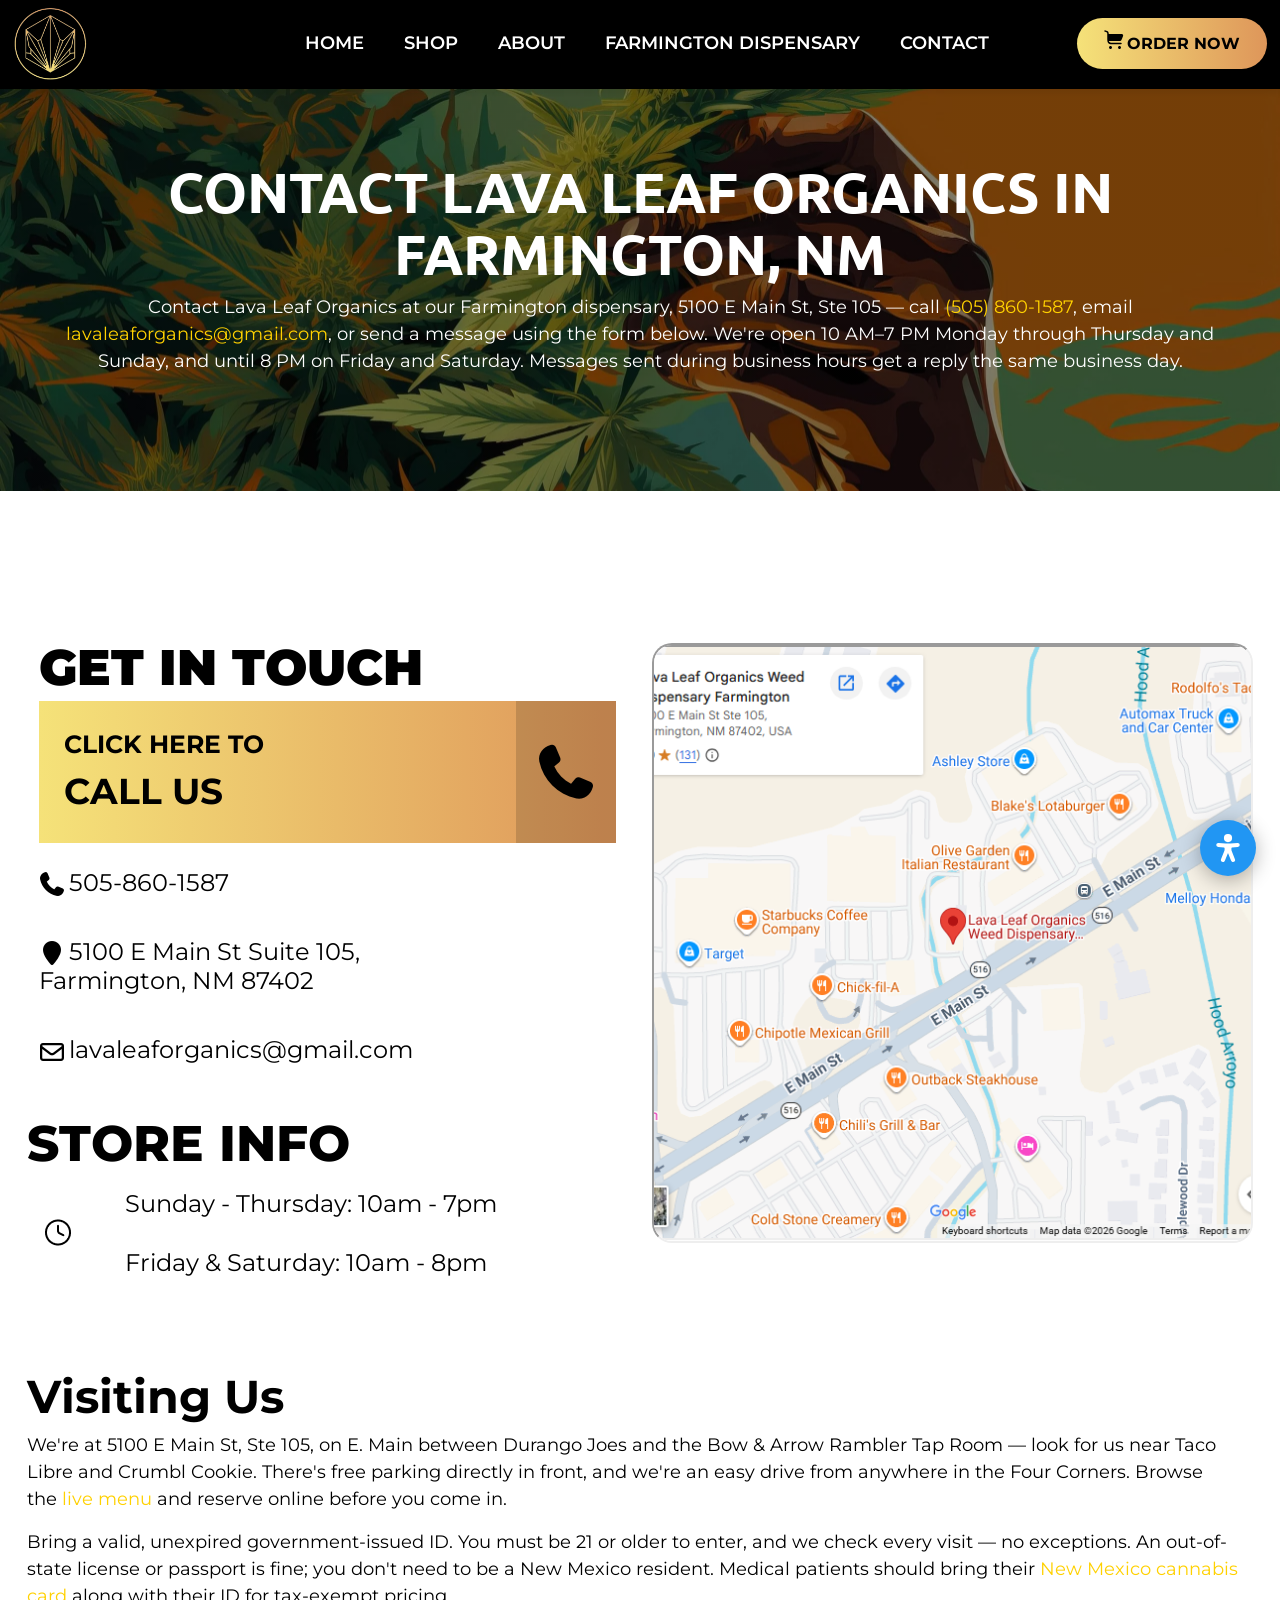
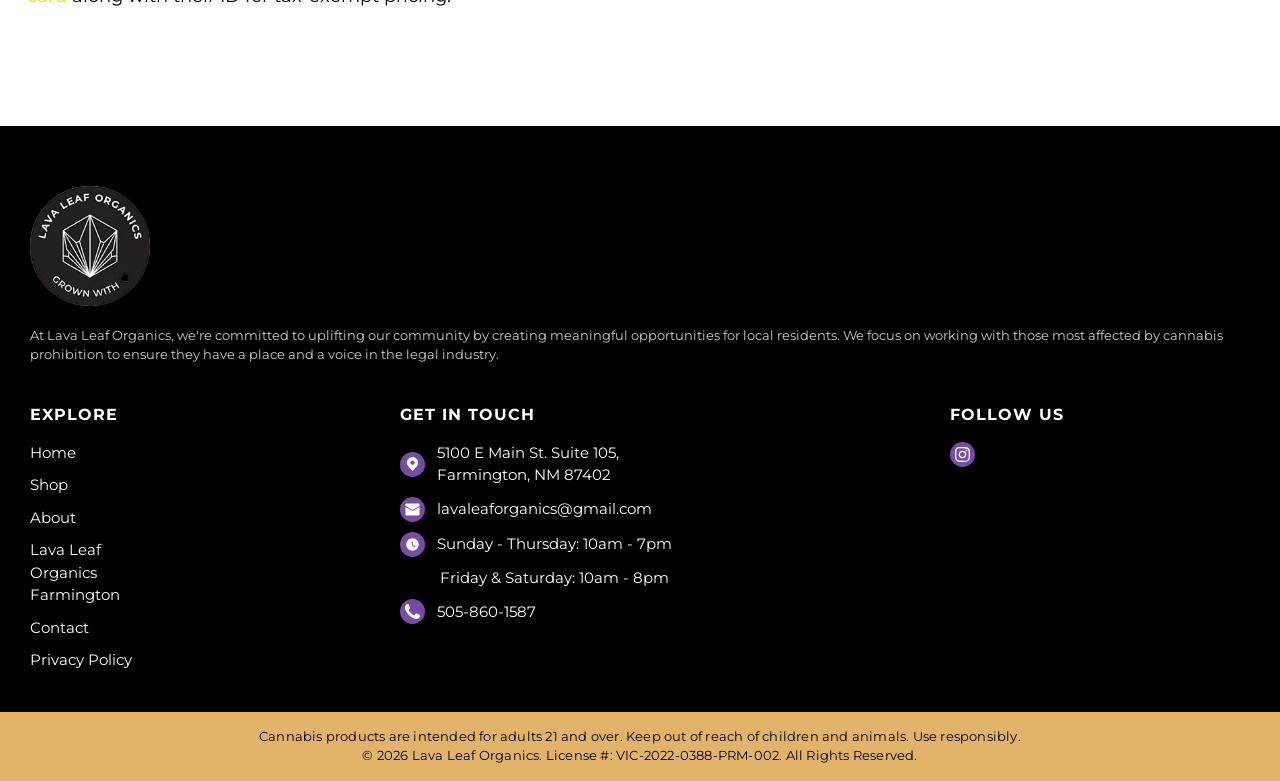
<file: contact-us.html>
<!DOCTYPE html><html lang="en"><head>
<meta name="referrer" content="no-referrer">
<script>
/* =====================================================================
   STATIC-PREVIEW NETWORK GUARD (added at publish; not part of the source site)
   Loaded FIRST so every later caller sees the wrapped transports.
   Guards the TRANSPORT, not each caller: the client's production URLs are
   injected as inline config (Defaults.*, __SG_TRACK__) and consumed by other
   files, so a per-file guard can never cover them.
   Scope: blocks PROGRAMMATIC off-origin requests (fetch / XHR / sendBeacon).
   It does NOT block user-initiated NAVIGATION - nav links still go to the real
   site, which is intended for a preview and documented in README.md.
   ===================================================================== */
(function () {
  var ORIGIN = location.origin;
  var ALLOW = ['maps.googleapis.com','maps.gstatic.com','places.googleapis.com','fonts.googleapis.com','fonts.gstatic.com'];
  function isForeign(u) {
    try {
      var x = new URL(u, document.baseURI);
      if (x.origin === ORIGIN) return false;
      return ALLOW.indexOf(x.hostname) === -1;
    } catch (e) { return true; }
  }
  function note(u) { try { console.warn('[static-preview] blocked off-origin request:', String(u)); } catch (e) {} }
  var _fetch = window.fetch;
  if (_fetch) {
    window.fetch = function (input, init) {
      var u = (input && typeof input === 'object' && 'url' in input) ? input.url : input;
      if (isForeign(u)) { note(u); return Promise.reject(new TypeError('Static preview: off-origin request blocked')); }
      return _fetch.apply(this, arguments);
    };
  }
  var _open = XMLHttpRequest.prototype.open;
  XMLHttpRequest.prototype.open = function (method, url) {
    if (isForeign(url)) { note(url); this.__previewBlocked = true; return _open.call(this, method, 'about:blank'); }
    return _open.apply(this, arguments);
  };
  var _send = XMLHttpRequest.prototype.send;
  XMLHttpRequest.prototype.send = function () { if (this.__previewBlocked) return; return _send.apply(this, arguments); };
  if (navigator.sendBeacon) {
    var _b = navigator.sendBeacon.bind(navigator);
    navigator.sendBeacon = function (u, d) { if (isForeign(u)) { note(u); return false; } return _b(u, d); };
  }
})();
</script>
<meta charset="UTF-8"><meta content="width=device-width, initial-scale=1, maximum-scale=6, shrink-to-fit=no" name="viewport"> <title>UNOFFICIAL PREVIEW — Contact Lava Leaf Organics | Farmington, NM Dispensary</title><meta name="description" content="Unofficial static development copy of a single page, published for build review. Not the official Lava Leaf Organics site; the real site is https://lavaleaforganics.com/"> <meta property="og:title" content="UNOFFICIAL STATIC PREVIEW — not the Lava Leaf Organics website"> <meta property="og:type" content="website"> <meta property="og:url" content="https://sgencms.github.io/client-lavaleaforganics/contact-us.html"> <meta property="og:site_name" content="SGENCMS static preview (unaffiliated development copy)"> <meta property="og:description" content="An unaffiliated, non-interactive development copy of a single page, captured for build review. This is NOT the official Lava Leaf Organics website. The real site is https://lavaleaforganics.com/"> <meta name="twitter:card" content="summary"> <meta name="twitter:title" content="UNOFFICIAL STATIC PREVIEW — not the Lava Leaf Organics website"> <meta name="twitter:description" content="An unaffiliated, non-interactive development copy of a single page, captured for build review. This is NOT the official Lava Leaf Organics website."> <meta name="robots" content="noindex, nofollow, noarchive, nosnippet"> <meta name="sgen_version" content="SGEN v1.0"> <link rel="canonical" href="https://lavaleaforganics.com/contact-us"><link fetchpriority="high" rel="preload" as="image" href="assets/in-pages/Lava_Leaf_Logo.webp"><link fetchpriority="high" rel="preload" as="image" href="assets/in-pages/Legacy_Dispensary_Age_Gate1.webp"> <link rel="preconnect" href="https://fonts.googleapis.com"> <link rel="preconnect" href="https://fonts.gstatic.com" crossorigin=""> <link rel="icon" type="image/x-icon" href="assets/in-pages/Lava_Leaf_Logo.webp"> <link rel="preload" as="style" href="https://fonts.googleapis.com/css2?family=Montserrat:ital,wght@0,300;0,400;0,500;0,600;0,700;0,800;0,900;1,300;1,400;1,500;1,600;1,700;1,800;1,900&amp;display=swap" onload="this.onload=null;this.rel='stylesheet'"> <noscript><link href="https://fonts.googleapis.com/css2?family=Montserrat:ital,wght@0,300;0,400;0,500;0,600;0,700;0,800;0,900;1,300;1,400;1,500;1,600;1,700;1,800;1,900&amp;display=swap" rel="stylesheet" type="text/css" /></noscript><link rel="preload" as="style" href="https://fonts.googleapis.com/css2?family=Open+Sans:ital,wght@0,300;0,400;0,500;0,600;0,700;0,800;0,900;1,300;1,400;1,500;1,600;1,700;1,800;1,900&amp;display=swap" onload="this.onload=null;this.rel='stylesheet'"> <noscript><link href="https://fonts.googleapis.com/css2?family=Open+Sans:ital,wght@0,300;0,400;0,500;0,600;0,700;0,800;0,900;1,300;1,400;1,500;1,600;1,700;1,800;1,900&amp;display=swap" rel="stylesheet" type="text/css" /></noscript>      <noscript></noscript>  <noscript></noscript><!-- schema.org JSON-LD removed at publish: it asserted the client's business identity from a preview host. Not rendered. --><script>var Defaults={base_url:'',admin_url:'',age_verification_expiry:'1',current_url:'',};</script><!-- schema.org JSON-LD removed at publish: it asserted the client's business identity from a preview host. Not rendered. --><script>(function(){var STAGE_PADDING=100;var SELECTOR='#sg-card-items-iioh5';function applyOnce(){var cont=document.querySelector(SELECTOR)||document.querySelector('.sg-card-items.sgen--blocks_carousel');if(!cont||!cont.swiper)return false;var sw=cont.swiper;var w=cont.getBoundingClientRect().width;var cardW=w-2*STAGE_PADDING;if(cardW<80)cardW=w*0.7;var spv=w/cardW;sw.params.breakpoints={0:{slidesPerView:spv,centeredSlides:false,spaceBetween:0,slidesOffsetBefore:STAGE_PADDING,slidesOffsetAfter:STAGE_PADDING,speed:500,autoplay:false,loop:false},576:{slidesPerView:2,centeredSlides:false,spaceBetween:0,slidesOffsetBefore:0,slidesOffsetAfter:0,speed:500,autoplay:false,loop:false},768:{slidesPerView:3,centeredSlides:false,spaceBetween:0,slidesOffsetBefore:0,slidesOffsetAfter:0,speed:500,autoplay:false,loop:false},992:{slidesPerView:6,centeredSlides:false,spaceBetween:15,slidesOffsetBefore:0,slidesOffsetAfter:0,speed:500,autoplay:false,loop:false}};sw.currentBreakpoint=false;sw.setBreakpoint();sw.slideTo(0,0);sw.setTranslate(0);sw.update();return true}var tries=0;var poll=setInterval(function(){tries++;var ok=applyOnce();if(tries>=40)clearInterval(poll)},250);window.addEventListener('load',function(){setTimeout(applyOnce,300)});var t;window.addEventListener('resize',function(){clearTimeout(t);t=setTimeout(applyOnce,150)})})();</script><!-- schema.org JSON-LD removed at publish: it asserted the client's business identity from a preview host. Not rendered. --> <!-- window.__SG_TRACK__ (SGEN analytics config POSTing to the client's /sg-collect) removed at publish. --><script>window.__SG404__={"url":"https://lavaleaforganics.com/sg-collect-404","is404":false,"path":""};</script>











<link rel="preload" as="image" href="assets/in-pages/Lava_Leaf_Logo-2.webp" fetchpriority="high">
<link rel="preload" as="image" href="assets/in-pages/800x600.png" fetchpriority="high">
<link rel="preload" as="image" href="assets/in-pages/Location.webp" fetchpriority="high">

<link rel="stylesheet" href="chrome.css">

<style>/* === inline inline-0 === */
@font-face{font-family:Manrope;font-display:swap;font-weight:600;src:url(sites/sgen_lavaleaforganics_com/uploads/2025/04/Manrope_SemiBold.ttf) format("truetype")}@font-face{font-family:Manrope;font-display:swap;font-weight:700;src:url(sites/sgen_lavaleaforganics_com/uploads/2025/04/Manrope_Bold.ttf) format("truetype")}@font-face{font-family:Manrope;font-display:swap;font-weight:800;src:url(sites/sgen_lavaleaforganics_com/uploads/2025/04/Manrope_ExtraBold.ttf) format("truetype")}@font-face{font-family:Manrope;font-display:swap;font-weight:400;src:url(sites/sgen_lavaleaforganics_com/uploads/2025/04/Manrope_Regular.ttf) format("truetype")}@font-face{font-family:Manrope;font-display:swap;font-weight:200;src:url(sites/sgen_lavaleaforganics_com/uploads/2025/04/Manrope_ExtraLight.ttf) format("truetype")}

</style>
<style>/* === inline inline-1 === */
@font-face{font-family:"Avenir LT Std";font-display:swap;font-weight:500;src:url(sites/sgen_lavaleaforganics_com/uploads/2025/04/AvenirLTStd_Roman.ttf) format("truetype")}

</style>
<style>/* === inline inline-2 === */
@font-face{font-family:Ubuntu;font-display:swap;font-weight:normal;src:url(sites/sgen_lavaleaforganics_com/uploads/2026/06/ubuntu-bold.ttf) format("truetype")}

</style>
<style>/* === inline inline-3 === */
@font-face{font-family:"New Montserrat";font-display:swap;font-weight:normal;src:url(sites/sgen_lavaleaforganics_com/uploads/2026/06/montserrat-variablefont_wght.ttf) format("truetype")}

</style>
<style>/* === inline inline-4 === */
:root{--sgen-acc-btn-bg:#2196f3;--sgen-acc-btn-color:#fff}

</style>
<style>/* === inline inline-5 === */
:root{--body-font-size:18px;--body-font-family:Montserrat;--headings_1-font-size:60px;--headings_1-font-family:Montserrat;--headings_2-font-size:46px;--headings_2-font-family:Montserrat;--headings_3-font-size:36px;--headings_3-font-family:Montserrat;--headings_4-font-size:24px;--headings_4-font-family:Montserrat;--headings_5-font-size:20px;--headings_5-font-family:Montserrat;--headings_6-font-size:18px;--headings_6-font-family:Montserrat;--button-font-size:18px;--button-padding-y:10px;--button-padding-x:25px;--button-radius:25px;--color-body:#fff;--color-text:#000;--color-accent:#ffd100;--color-accent-rgb:255,209,0;--color-accent_hover:#ffd100;--color-primary:#f5e279;--color-primary-rgb:245,226,121;--color-primary_hover:#f5e279;--color-secondary:#de965a;--color-secondary-rgb:222,150,90;--color-secondary_hover:#de965a;--color-success:#57d367;--color-success-rgb:87,211,103;--color-success_hover:var(--color-success);--color-info:#2dcfe9;--color-info-rgb:45,207,233;--color-info_hover:var(--color-info);--color-warning:#e9af43;--color-warning-rgb:233,175,67;--color-warning_hover:var(--color-warning);--color-danger:#fd7379;--color-danger-rgb:253,115,121;--color-danger_hover:var(--color-danger);--color-light:#fff;--color-light-rgb:255,255,255;--color-light_hover:var(--color-light);--color-dark:#000;--color-dark-rgb:0,0,0;--color-dark_hover:var(--color-dark)}.container{max-width:1199px}section,.section{padding-top:50px;padding-right:0;padding-bottom:50px;padding-left:0}.btn{font-family:Montserrat;font-display:swap;font-size:18px;border-width:1px;padding-top:10px;padding-right:25px;padding-bottom:10px;padding-left:25px;border-top-left-radius:25px;border-top-right-radius:25px;border-bottom-right-radius:25px;border-bottom-left-radius:25px}.btn.btn-accent{color:#000;background-color:var(--color-accent);border-color:var(--color-accent)}.btn.btn-outline-accent{color:var(--color-accent);border-color:var(--color-accent)}.btn.btn-accent:hover{color:#000;background:var(--color-accent_hover);border-color:var(--color-accent_hover)}.btn.btn-outline-accent:hover{color:#000;background:var(--color-accent_hover);border-color:var(--color-accent_hover)}.btn.btn-primary{color:#fff;background-color:#7e9f11}.btn.btn-outline-primary{color:#7e9f11}.btn.btn-primary:hover{color:#fff;background:#94ba14;border-color:var(--color-primary_hover)}.btn.btn-outline-primary:hover{color:#fff;background:#94ba14;border-color:var(--color-primary_hover)}.btn.btn-secondary{color:#829d28;background-color:transparent;border-color:#7e9f11}.btn.btn-outline-secondary{color:transparent;border-color:#7e9f11}.btn.btn-secondary:hover{color:#6a8409;background:#f8fff0;border-color:#94ba14}.btn.btn-outline-secondary:hover{color:#6a8409;background:#f8fff0;border-color:#94ba14}.btn.btn-success{color:#000;background-color:var(--color-success);border-color:var(--color-success)}.btn.btn-outline-success{color:var(--color-success);border-color:var(--color-success)}.btn.btn-success:hover{color:#000;background:var(--color-success_hover);border-color:var(--color-success_hover)}.btn.btn-outline-success:hover{color:#000;background:var(--color-success_hover);border-color:var(--color-success_hover)}.btn.btn-info{color:#000;background-color:var(--color-info);border-color:var(--color-info)}.btn.btn-outline-info{color:var(--color-info);border-color:var(--color-info)}.btn.btn-info:hover{color:#000;background:var(--color-info_hover);border-color:var(--color-info_hover)}.btn.btn-outline-info:hover{color:#000;background:var(--color-info_hover);border-color:var(--color-info_hover)}.btn.btn-warning{color:#000;background-color:var(--color-warning);border-color:var(--color-warning)}.btn.btn-outline-warning{color:var(--color-warning);border-color:var(--color-warning)}.btn.btn-warning:hover{color:#000;background:var(--color-warning_hover);border-color:var(--color-warning_hover)}.btn.btn-outline-warning:hover{color:#000;background:var(--color-warning_hover);border-color:var(--color-warning_hover)}.btn.btn-danger{color:#000;background-color:var(--color-danger);border-color:var(--color-danger)}.btn.btn-outline-danger{color:var(--color-danger);border-color:var(--color-danger)}.btn.btn-danger:hover{color:#000;background:var(--color-danger_hover);border-color:var(--color-danger_hover)}.btn.btn-outline-danger:hover{color:#000;background:var(--color-danger_hover);border-color:var(--color-danger_hover)}.btn.btn-light{color:#000;background-color:var(--color-light);border-color:var(--color-light)}.btn.btn-outline-light{color:var(--color-light);border-color:var(--color-light)}.btn.btn-light:hover{color:#000;background:var(--color-light_hover);border-color:var(--color-light_hover)}.btn.btn-outline-light:hover{color:#000;background:var(--color-light_hover);border-color:var(--color-light_hover)}.btn.btn-dark{color:#FFF;background-color:var(--color-dark);border-color:var(--color-dark)}.btn.btn-outline-dark{color:var(--color-dark);border-color:var(--color-dark)}.btn.btn-dark:hover{color:#FFF;background:var(--color-dark_hover);border-color:var(--color-dark_hover)}.btn.btn-outline-dark:hover{color:#FFF;background:var(--color-dark_hover);border-color:var(--color-dark_hover)}header#masterhead{font-family:Montserrat;font-display:swap;background-color:#000;color:#fff}footer#masterfoot{font-family:Montserrat;font-display:swap;background-color:#000;color:#fff}.section.section-footer-top{background-color:#f5f5f5;color:#121212}.copyright{font-family:"Open Sans";font-display:swap;background-color:#000;color:#fff}.sticky-mobile-ctas{background-color:#fff}

</style>
<style>/* === inline inline-6 === */
.sg-section.sg-section-page-banner{background-color:#000;color:#fff}

</style>
<style>/* === inline inline-7 === */
.sg-navbar.sg-navbar-expand-md{text-transform:uppercase!important;font-weight:600!important}

</style>
<style>/* === inline inline-8 === */
#comp_mpw47mnd00ypt,#comp_mpw76mv1g5sp2{padding:1px!important}.sg-navbar-brand{display:flex}

</style>
<style>/* === inline inline-9 === */
.accordion{font-family:Montserrat,sans-serif!important}.sg-accordion-button span{font-family:Montserrat,sans-serif!important}#iq9r4 ul.sgb-iconlists-items .icon{color:black!important}@media (max-width:575px){#i0teb4 .sg-accordion{padding-left:20px;padding-right:20px}#ilmpp .gallery-container{padding-left:20px;padding-right:20px}#ib14r6,#ihzer,#il9j8,#i8bo7,#i1gac,#i6c1kq,#i8ambk,#i5pm0f,#igg07g,#i64str,#ibdos,#igymy,#ip0ua,#iuvrj,#i63xc{font-size:32px!important}#ihq65,#il0ci,#ilva2p{gap:0!important}#masterhead>div>div{margin:0!important;padding-left:20px;padding-right:20px}#igg07g{margin-bottom:20px!important}#gallery-items-ib6qtx .swiper-slide{width:calc((100% - 15px) / 2)!important;height:auto!important;margin-right:15px!important}#gallery-items-ib6qtx .swiper-slide:last-child{margin-right:0!important}#gallery-items-ib6qtx .gallery-item-image .thumb,#gallery-items-ib6qtx .gallery-item-image>a{width:100%!important;display:block!important}#gallery-items-ib6qtx .gallery-item-image img{width:100%!important;height:auto!important;aspect-ratio:3 / 4!important;object-fit:cover!important;display:block!important}}@media (max-width:767px){#swiper-wrapper-02fdf7bdcdce637a{transform:none!important;display:flex!important;flex-wrap:nowrap!important;gap:8px}#swiper-wrapper-02fdf7bdcdce637a .swiper-slide{width:calc((100% - 8px) / 2)!important;flex:0 0 calc((100% - 8px) / 2)!important;margin:0!important}#swiper-wrapper-02fdf7bdcdce637a .gallery-item-image,#swiper-wrapper-02fdf7bdcdce637a .gallery-item-image>a,#swiper-wrapper-02fdf7bdcdce637a .gallery-item-image .thumb{width:100%!important;display:block!important}#swiper-wrapper-02fdf7bdcdce637a .gallery-item-image img{width:100%!important;height:auto!important;aspect-ratio:3 / 4!important;object-fit:cover!important;display:block!important}}.sticky-mobile-ctas{position:fixed!important;left:0!important;right:0!important;top:auto!important;bottom:0!important;bottom:env(safe-area-inset-bottom,0px)!important;transition:transform .25s ease,opacity .25s ease!important;will-change:transform;transform:translateZ(0);backface-visibility:hidden}@media (max-width:767px){html,body{overflow-x:hidden!important;max-width:100%!important}.hc-testimonial-track{max-width:100%}#hc-testimonial-track{overflow:hidden}}

</style>
<style>/* === inline inline-10 === */
.legacy-dispensary-products-ilned{display:grid;grid-template-columns:52% 47%;gap:15px;width:90%;max-width:1638px;margin-left:auto;margin-right:auto;justify-content:center}.product-card-ilned{position:relative;border-radius:12px;overflow:hidden;color:white;padding:25px;display:flex;flex-direction:column;justify-content:space-between}.product-card-ilned::before{content:'';position:absolute;top:0;left:0;width:100%;height:100%;background:linear-gradient(90deg,#F5E279 0,#DE965A 100%);background-size:cover;background-position:center;z-index:-2}.flower-card-ilned{grid-column:1;grid-row:1;height:528px;width:100%;}.product-cards-right-ilned{grid-column:2;display:flex;flex-direction:column;gap:15px;height:528px;width:100%}.preroll-card-ilned{height:252px}.small-cards-container-ilned{display:grid;grid-template-columns:1fr 1fr;gap:15px;flex-grow:1}.small-card-ilned{height:261px}.content-ilned{position:relative;z-index:1;display:flex;flex-direction:column;justify-content:center;height:100%;align-items:center;width:60%}.text-ilned{font-family:Montserrat,sans-serif;font-weight:900;font-size:clamp(22px,1.8vw,40px);text-transform:uppercase;margin:0;position:relative;padding-bottom:10px;color:#000}.description-ilned{font-family:Montserrat,sans-serif;font-weight:400;font-size:min(max(0.8rem,1vw),1rem);color:#000;margin:0;padding-bottom:10px;position:relative;text-align:center;width:1400px!important}.order-btn-ilned{background-color:#000;color:white;border:0;padding:min(max(0.7rem,3vw),1rem);border-radius:36px;font-size:min(max(1rem,3vw),1rem);font-weight:700;font-family:Montserrat,sans-serif;text-align:center;text-transform:uppercase;cursor:pointer;width:min(max(11rem,50%),9rem)}.product-img-ilned{position:absolute;right:0;bottom:0;z-index:0;object-fit:contain;max-width:100%;transition:all 5s}.product-card-ilned:hover .product-img-ilned{transform:scale(1.2)}@media screen and (max-width:1680px){.legacy-dispensary-products-ilned{width:95%}.flower-card-ilned,.product-cards-right-ilned{height:500px}.preroll-card-ilned{height:240px}.small-card-ilned{height:245px}}@media screen and (max-width:1440px){.legacy-dispensary-products-ilned{width:95%}.flower-card-ilned,.product-cards-right-ilned{height:460px}.preroll-card-ilned{height:220px}.small-card-ilned{height:225px}}@media screen and (max-width:1200px){.legacy-dispensary-products-ilned{width:98%}.flower-card-ilned,.product-cards-right-ilned{height:420px}.preroll-card-ilned{height:200px}.small-card-ilned{height:205px}}@media screen and (max-width:768px){.legacy-dispensary-products-ilned{grid-template-columns:1fr}.flower-card-ilned{grid-column:1;grid-row:auto;height:400px}.product-cards-right-ilned{grid-column:1}.small-cards-container-ilned{grid-template-columns:1fr}.small-card-ilned{height:200px}.text-ilned{font-size:clamp(20px,4vw,28px)}.product-img-ilned{max-width:40%!important}}@media screen and (max-width:480px){.flower-card-ilned{height:300px}.preroll-card-ilned,.small-card-ilned{height:180px}.text-ilned{font-size:20px}.order-btn-ilned{padding:8px 20px;font-size:14px}}

</style>
<style>/* === inline inline-11 === */
#im21k{background:linear-gradient(90deg,#F5E279 0,#EBB66A 50%,#DE965A 100%);-webkit-background-clip:text;background-clip:text;color:transparent!important;text-transform:uppercase;display:inline-block}

</style>
<style>/* === inline inline-12 === */
:root{--header-color:#000;--sg-color-text-primary:#fff;--accent-color:#F5E279;--hover-color:#F5E279;--logo-size:82px;--nav-font-size:18px;--button-padding:.75rem 1.5rem}header#masterhead{background-color:#000}header#masterhead .primary-navbar .navbar{padding-left:1.25rem!important}@media only screen and (max-width:1200px){header#masterhead{height:128px}.primary-navbar .navbar{min-height:128px}}#masterhead>div>div{max-width:none}header#masterhead .primary-navbar.primary-navbar--theme_header_kolas .navbar-wrapper>*{padding:0;flex:none;text-transform:uppercase}#mobile-nav>.inner{background-color:var(--sg-color-dark);width:100%}#mobile-nav>.inner .site-img-logo>img{width:207px;height:207px}#mobile-nav.slideNav.open>.inner{background-color:rgba(13,13,13,1);background-size:cover;background-position:bottom center!important;background:url(assets/in-pages/Age_Gate_Background___1920.webp)}#mobile-nav>.inner>.navi>ul.nav li a:hover{background-color:var(--sg-color-primary);color:var(--sg-color-body)!important}.navbar-wrapper{display:flex;align-items:center;justify-content:space-between;flex-wrap:nowrap;width:100%}.navbar-brand{margin-right:auto}.item-navigations{flex-grow:1;display:flex;justify-content:center;align-items:center}.item-ctas{display:flex;justify-content:flex-end;align-items:center}#masterhead>div>div>nav>div>div.item.item-ctas>ul>li{padding-right:15px}.nav-link{font-family:Montserrat,sans-serif;font-weight:600;font-size:var(--nav-font-size);line-height:102%;letter-spacing:0;text-align:center;vertical-align:middle;color:white!important}.nav-link:hover{color:var(--hover-color)!important}.navbar-brand img,.site-img-logo img{width:var(--logo-size);height:var(--logo-size);object-fit:contain}.site-landing-wrapper>div>div>div.brand.mb-4>a>div>img{width:100%;height:100%}.mobile-toggler-burger{display:none;position:absolute;right:25px;top:35px;width:50px;height:50px;z-index:1000;background-color:transparent}.mobile-toggler-burger>span{height:7px;border-radius:30px}.navbar-toggler{margin-left:auto;margin-right:20px}#masterhead>div>div>nav>a.mobile-toggler-burger>span.top-bun{width:25px!important;margin-left:0}#masterhead>div>div>nav>a.mobile-toggler-burger>span.meat{width:50px;height:7px;margin:7px 0;border-radius:10px}#masterhead>div>div>nav>a.mobile-toggler-burger>span.bottom-bun{width:25px!important;margin-right:0}#mobile-nav .close{right:20px!important;top:20px;left:unset!important}.mobile-toggler-burger.close>span.meat{margin-top:-11px}#mobile-nav>.inner>.navi>ul.nav li>a,#mobile-nav>.inner>.navi>ul.nav li>.nav-link{border-bottom:none!important}#masterhead>div>div>nav>div>div.item.item-ctas>ul>li>a,#mobile-nav>div>div.ctas.mt-4>ul>li>a{font-size:18px}a.btn.btn-primary{background:linear-gradient(90deg,#F5E279 0,#DE965A 100%);color:#000;border:0;padding:min(max(0.7rem,3vw),1rem);border-radius:36px;font-size:min(max(1rem,3vw),1rem);font-weight:700;font-family:Montserrat,sans-serif;text-align:center;text-transform:uppercase;cursor:pointer;width:min(max(11rem,50%),9rem)}a.btn.btn-light.btn--no{background:linear-gradient(90.03deg,#FFF .03%,#DE965A 146.43%);border:3px solid transparent;color:#000;padding:14.5px 27px!important;text-transform:uppercase;border-radius:36px!important;font-weight:700}a.btn.btn-primary.btn--yes{background:linear-gradient(90deg,#F5E279 0,#DE965A 100%);color:#000;border:0;padding:14.5px 27px!important;border-radius:36px}.sg_age-verification>.inner .actions>.btn{font-size:18px;min-width:179px!important;min-height:63px!important;line-height:0;margin:0 25px 20px 25px}.view-menu-button,.get-direction-button{display:flex;align-items:center;justify-content:center;text-decoration:none;font-weight:700;text-align:center;transition:all .3s;gap:10px;font-family:Montserrat,sans-serif;cursor:pointer;width:auto;height:auto;border-radius:100px;font-size:22px}.view-menu-button{padding:20px 30px;background:linear-gradient(90deg,#F5E279 0,#DE965A 100%);color:#000;border:0}.get-direction-button{padding:20px 25px;background-color:transparent;color:#000;border:4px solid #000}.view-menu-button:hover,.get-direction-button:hover{transform:translateY(-5px);box-shadow:0 10px 20px rgba(0,0,0,.1)}.view-menu-button:hover{background-color:#333}.get-direction-button:hover{background-color:#f5f5f5}@media (max-width:575px){footer#masterfoot{padding-bottom:1px!important}.sg_age-verification>.inner .actions>.btn{margin:0 28px 20px 28px}.sg_age-verification>.inner h1{line-height:1.5!important}}.sg_age-verification{background:url(assets/in-pages/Age_Gate_Background___1920.webp);background-color:rgba(13,13,13,1);background-size:cover}.sg_age-verification:before{background-color:unset}.sg_age-verification>.inner{max-width:none}.sg_age-verification>.inner .actions>.btn{border-width:0!important}.sg_age-verification>.inner .actions>.btn>.btn--no{font-size:18px;border-width:0!important;margin:5px 20px;text-transform:uppercase}.site-landing-wrapper>div>div>div.brand.mb-4>a>div>img{width:60%;height:100%}#sgp_1.fancybox-content{padding:0}@media only screen and (max-width:575px){.sg_age-verification .site-img-logo img{max-height:none;width:70%}.sg_age-verification{background:url(assets/in-pages/Age_Gate_Background___1920.webp);background-position:40% 55%}}@media only screen and (max-width:1200px){:root{--nav-font-size:15px}}@media only screen and (max-width:768px){:root{--nav-font-size:14px}}@media only screen and (max-width:480px){:root{--nav-font-size:13px}}#masterhead>div>div>nav>div>div.item.item-ctas>ul>li>a{width:190px}@media only screen and (min-width:1921px){:root{--logo-size:82px;--nav-font-size:18px;--button-padding:.75rem 1.5rem}.navbar-wrapper{max-width:1800px;margin:0 auto}.navbar-nav .nav-item,.sg-site-navigation .nav-item{margin:0}}@media only screen and (min-width:1681px) and (max-width:1920px){:root{--logo-size:82px;--nav-font-size:18px;--button-padding:.75rem 1.5rem}.navbar-wrapper{max-width:1600px;margin:0 auto}.navbar-nav .nav-item,.sg-site-navigation .nav-item{margin:0}}@media only screen and (min-width:1441px) and (max-width:1680px){:root{--logo-size:80px;--nav-font-size:17px;--button-padding:.7rem 1.4rem}.navbar-wrapper{max-width:1400px;margin:0 auto}.navbar-nav .nav-item,.sg-site-navigation .nav-item{margin:0 8px}}@media only screen and (min-width:1201px) and (max-width:1440px){:root{--logo-size:75px;--nav-font-size:16px;--button-padding:.65rem 1.3rem}.navbar-wrapper{max-width:1180px;margin:0 auto}.navbar-nav .nav-item,.sg-site-navigation .nav-item{margin:0 5px}#masterhead>div>div>nav>div>div.item.item-ctas>ul>li>a{font-size:15px}}@media only screen and (min-width:574px) and (max-width:1200px){:root{--logo-size:70px;--nav-font-size:14px;--button-padding:.6rem 1.2rem}.navbar-nav .nav-item,.sg-site-navigation .nav-item{margin:0;padding:0!important}.item-navigations{padding:0 5px}#masterhead>div>div>nav>div>div.item.item-ctas>ul>li>a{font-size:14px}#io2pg{margin:0!important}#mobile-nav>.inner>.navi{margin-right:50px;margin-left:50px}#mobile-nav>.inner>.navi>ul.nav li a,#mobile-nav>.inner>.navi>ul.nav li .nav-link{padding:1em;text-align:center}.sg-site-navigation.navbar-nav>.nav-item{padding:0}.navi>ul:nth-child(1)>li:nth-child(7)>a:nth-child(1){border-bottom:unset!important}#mobile-nav .navbar-ctas .nav-cta-item>a{width:40%}.nav{text-align:center}@media only screen and (max-width:980px){.nav-link{font-family:Montserrat,sans-serif;font-weight:700;font-size:clamp(22px,3vw,25px);line-height:102%;letter-spacing:0;text-align:center;vertical-align:middle;text-transform:uppercase}.mobile-toggler-burger>span{margin:4px auto}#mobile-nav>.inner>.navi>ul.nav li a,#mobile-nav>.inner>.navi>ul.nav li .nav-link{padding:1em;text-align:center}.navbar-wrapper,.navbar-expand-md .navbar-collapse{display:none!important}.mobile-toggler-burger,.mobile-navbar-brand,.navbar-expand-md .navbar-toggler{display:block!important}a.mobile-toggler-burger{opacity:1!important;visibility:visible!important}.primary-navbar .navbar{padding:0!important}}}@media only screen and (max-width:574px){#mobile-nav>.inner>.navi>ul.nav li a,#mobile-nav>.inner>.navi>ul.nav li .nav-link{border-bottom:none}#mobile-toggler-burger>span{margin:4px auto}#mobile-nav>.inner>.navi{margin-right:50px;margin-left:50px}#mobile-nav>.inner>.navi>ul.nav li a,#mobile-nav>.inner>.navi>ul.nav li .nav-link{padding:1em;text-align:center}.sg-site-navigation.navbar-nav>.nav-item{padding:0}.nav-link{font-family:Montserrat,sans-serif;font-weight:700;font-size:clamp(22px,3vw,25px);line-height:102%;letter-spacing:0;text-align:center;vertical-align:middle;text-transform:uppercase}.navi>ul:nth-child(1)>li:nth-child(7)>a:nth-child(1){border-bottom:unset!important}#mobile-nav .navbar-ctas .nav-cta-item>a{width:35%}.nav{text-align:center}}@media only screen and (min-width:431px) and (max-width:574px){:root{--logo-size:65px;--nav-font-size:16px;--button-padding:.6rem 1.2rem}.mobile-toggler-burger>span{margin:4px auto}header#masterhead .primary-navbar .navbar .navbar-brand{max-width:80px;width:100%!important}header#masterhead .navbar-brand img{width:100%;height:100%}.mobile-navigation .nav-link{padding:12px 15px;text-align:left}#mobile-nav>div>div.ctas.mt-4>ul>li>a{font-size:15px}#masterhead:before{height:80px}.mobile-toggler-burger,.mobile-navbar-brand,.navbar-expand-md .navbar-toggler{display:block!important}.navbar-wrapper,.navbar-expand-md .navbar-collapse{display:none!important}a.mobile-toggler-burger{opacity:1!important;visibility:visible!important}.primary-navbar .navbar{padding:0!important}}@media only screen and (min-width:381px) and (max-width:431px){:root{--logo-size:60px;--nav-font-size:15px;--button-padding:.55rem 1.1rem}.site-img-logo{padding-top:3px}header#masterhead{height:75px}.mobile-navigation .nav-link{padding:10px 15px;text-align:left}#mobile-nav>div>div.ctas.mt-4>ul>li>a{font-size:14px}#masterhead:before{height:70px}.navbar-wrapper{display:none!important}.mobile-navbar-brand{display:block!important;margin-left:20px;height:73px}.mobile-toggler-burger{display:block!important;position:absolute;right:15px;top:14px;z-index:1000;opacity:1!important;visibility:visible!important;width:40px;height:40px}.navbar-expand-md .navbar-toggler{display:block!important}.navbar-expand-md .navbar-collapse{display:none!important}.primary-navbar .navbar{padding:0!important;min-height:43px}.mobile-toggler-burger>span{height:6px;border-radius:25px}#masterhead>div>div>nav>a.mobile-toggler-burger>span.top-bun{width:20px!important}#masterhead>div>div>nav>a.mobile-toggler-burger>span.meat{width:40px;height:6px;margin:6px 0}#masterhead>div>div>nav>a.mobile-toggler-burger>span.bottom-bun{width:20px!important}.mobile-toggler-burger.close>span.meat{margin-top:-9px}#mobile-nav .navbar-ctas .nav-cta-item>a{width:45%}}@media only screen and (max-width:380px){:root{--logo-size:55px;--nav-font-size:14px;--button-padding:.5rem 1rem}header#masterhead{height:75px}header#masterhead .primary-navbar .navbar{padding:0}.site-img-logo{padding-top:5px}.mobile-navigation .nav-link{padding:10px 15px;text-align:left}#mobile-nav>div>div.ctas.mt-4>ul>li>a{font-size:14px}#masterhead:before{height:60px}.mobile-toggler-burger{display:block!important;opacity:1!important;visibility:visible!important;right:20px!important;top:10px}.mobile-toggler-burger>span{margin:3px auto}.navbar{align-items:flex-start}.navbar-wrapper{display:none!important}.mobile-navbar-brand{display:block!important;margin-left:20px;align-items:center;height:74px}.navbar-expand-md .navbar-toggler{display:block!important}.navbar-expand-md .navbar-collapse{display:none!important}.mobile-toggler-burger{right:12px!important;top:18px;width:35px;height:35px}.mobile-toggler-burger>span{height:5px;border-radius:20px}#masterhead>div>div>nav>a.mobile-toggler-burger>span.top-bun{width:18px!important}#masterhead>div>div>nav>a.mobile-toggler-burger>span.meat{width:35px;height:5px;margin:5px 0}#masterhead>div>div>nav>a.mobile-toggler-burger>span.bottom-bun{width:18px!important}.mobile-toggler-burger.close>span.meat{margin-top:-8px}#mobile-nav .navbar-ctas .nav-cta-item>a{width:45%}}.show-on-1920{display:none!important}@media (min-width:1780px) and (max-width:1921px){.show-on-1920{display:block!important}}.show-on-574{display:none!important}@media (min-width:554px) and (max-width:575px){.show-on-574{display:block!important}}body.has-sticky-cta-footer{margin-bottom:0}.sticky-mobile-ctas>a.btn{box-shadow:unset}.sticky-mobile-ctas{background-color:#fff0;padding:0 74px}.sticky-mobile-ctas>a.btn-has-icon:nth-child(1){width:203px;height:64px}.sticky-mobile-ctas>a.btn-has-icon:nth-child(1)>span:nth-child(1){display:inline-flex;align-items:center;justify-content:center;width:30px;height:30px}.sticky-mobile-ctas>a.btn-has-icon:nth-child(1)>span:nth-child(1)>.fa-shopping-cart{color:#000;font-size:15px}.sticky-mobile-ctas>a.btn:nth-child(2){width:202px!important;height:64px!important;background-color:white;color:#000;font-size:18px}.sticky-mobile-ctas>a.btn-has-icon:nth-child(2)>span:nth-child(1){display:inline-flex;align-items:center;justify-content:center;width:30px;height:30px;border-radius:50%}.sticky-mobile-ctas>a.btn-has-icon:nth-child(2)>span:nth-child(1)>.fa-phone{color:#000;font-size:15px}@media (max-width:555px){.sticky-mobile-ctas{padding:0 40px}}@media (max-width:480px){.sticky-mobile-ctas{padding:0 35px}.sticky-mobile-ctas>a.btn-has-icon:nth-child(1),.sticky-mobile-ctas>a.btn-has-icon:nth-child(2){font-size:14px}}@media (max-width:450px){.sticky-mobile-ctas{padding:0 20px}}@media (max-width:431px){.sticky-mobile-ctas{padding:0 10px}}@media (max-width:356px){.sticky-mobile-ctas>a.btn-has-icon:nth-child(1),.sticky-mobile-ctas>a.btn-has-icon:nth-child(2){font-size:11px}}.owl-theme.owl-carousel .owl-dots .owl-dot span{border:1px solid #9484A2!important;background:transparent}.owl-theme.owl-carousel .owl-dots .owl-dot.active span{background-color:#9484A2!important}.skip-link{position:absolute;left:-999px;top:auto;width:1px;height:1px;overflow:hidden;z-index:100;background:#fff;color:#000;padding:8px;text-decoration:none}.skip-link:focus{left:8px;top:8px;width:auto;height:auto;font-size:1rem;outline:2px solid #005fcc}

</style>
<style>/* === inline inline-13 === */
.row{margin-left:0;margin-right:0}

</style>
<style>/* === inline inline-14 === */
#comp_mpw47mnd00ypt{display:flex;justify-content:center;align-items:center;--shape-divider-color-top:#000;--shape-divider-color-bottom:#000}@media only screen and (max-width:991px){#comp_mpw47mnd00ypt{--shape-divider-color-top:#000;--shape-divider-color-bottom:#000}}#is7i{sg-flex-wrap:wrap;margin:0;--shape-divider-color-top:#000;--shape-divider-color-bottom:#000;width:100%;max-width:1600px}#ib7j{flex-basis:20%;max-width:20%;display:flex;justify-content:flex-start;align-items:center}@media only screen and (max-width:767px){#ib7j{max-width:100%;flex-basis:100%;margin:0 0 15px 0}}@media only screen and (max-width:767px){#ib7j{max-width:100%;flex-basis:100%;margin:0 0 15px 0}}#comp_mpw3tdy6fjy42{display:flex;justify-content:center;align-items:center;--shape-divider-color-top:#000;--shape-divider-color-bottom:#000}#iqev{flex-basis:80%;max-width:80%;display:flex;justify-content:space-between}@media only screen and (max-width:767px){#iqev{max-width:100%;flex-basis:100%;margin:0 0 15px 0}}#comp_mpw3v3cua177r{display:flex;justify-content:center;align-items:center}#comp_mpw4mhgooaerz{display:flex;justify-content:center;align-items:center;--shape-divider-color-top:#000;--shape-divider-color-bottom:#000}#comp_mpw76mv1g5sp2{--shape-divider-color-top:#000;--shape-divider-color-bottom:#000;display:flex;justify-content:center;align-items:center}@media only screen and (max-width:991px){#comp_mpw76mv1g5sp2{--shape-divider-color-top:#000;--shape-divider-color-bottom:#000}}#comp_mpw76zayd7hem{max-width:1600px;width:100%;display:flex;justify-content:space-between}@media only screen and (max-width:991px){#comp_mpw76zayd7hem{--shape-divider-color-top:#000;--shape-divider-color-bottom:#000}}#comp_mpw3tdy6fjy42-2{display:flex;justify-content:center;align-items:center;--shape-divider-color-top:#000;--shape-divider-color-bottom:#000}@media only screen and (max-width:575px){#comp_mpw3tdy6fjy42-2{min-height:60px;--shape-divider-color-top:#000;--shape-divider-color-bottom:#000}}#comp_mpw6spzhneec6{--shape-divider-color-top:#000;--shape-divider-color-bottom:#000;display:flex;justify-content:center;align-items:center}

</style>
<style>/* === inline inline-15 === */
[data-component-id=mpw3ry3du1vj3]{max-width:1600px!important}@media only screen and (max-width:575px){[data-component-id=mpw77s1j3hhac] img{max-height:60px!important}}

</style>
<style>/* === inline inline-16 === */
.btn-cart-icon{height:24px!important;width:24px!important;fill:currentColor}.header-btn{width:190px!important;padding:10px 25px 10px 25px!important;color:#000}.header-btn:hover{color:#fff}.btn-cart-icon path{fill:currentColor!important}

</style>
<style>/* === inline inline-17 === */
@import url(https://fonts.googleapis.com/css2?family=Montserrat:wght@400;700;900&display=swap);body.nav-open{overflow:hidden;height:100%}html.nav-open{overflow:hidden;height:100%}.mobile-toggler-burger-btn{display:inline-flex;flex-direction:column;justify-content:center;gap:5px;width:52px;height:36px;cursor:pointer;text-decoration:none}.mobile-toggler-burger-btn span{display:block;height:8px;border-radius:14px;background-color:#fff;transition:width .25s ease,transform .3s ease,opacity .25s ease}.mobile-toggler-burger-btn .top-bun{width:50%}.mobile-toggler-burger-btn .meat{width:100%}.mobile-toggler-burger-btn .bottom-bun{width:50%;align-self:flex-end}.mobile-toggler-burger-btn.is-open .top-bun{width:100%;transform:translateY(13px) rotate(45deg)}.mobile-toggler-burger-btn.is-open .meat{opacity:0}.mobile-toggler-burger-btn.is-open .bottom-bun{width:100%;align-self:auto;transform:translateY(-13px) rotate(-45deg)}.slideout-overlay{position:fixed;inset:0;background:rgba(0,0,0,.5);z-index:998;opacity:0;pointer-events:none;transition:opacity .3s ease}.slideout-overlay.is-open{opacity:1;pointer-events:all}.slideout-nav{position:fixed;top:0;right:0;width:100%;height:100%;z-index:999;transform:translateX(100%);transition:transform .38s cubic-bezier(0.4,0,.2,1);overflow:hidden;touch-action:none;background-color:#2c3a1e;background-image:url(assets/in-pages/age_gate_background___1920.webp);background-size:cover;background-position:center top}.slideout-nav.is-open{transform:translateX(0)}.slideout-close{position:absolute;top:16px;right:20px;background:none;border:0;color:#fff;font-size:28px;font-weight:300;cursor:pointer;line-height:1;opacity:.95;z-index:99999}.slideout-close:hover{opacity:1}.nav-content{position:relative;z-index:10;width:100%;height:100%;display:flex;flex-direction:column;align-items:center;padding:56px 20px 40px;overflow:hidden}.logo-ring{position:relative;width:150px;height:150px;display:flex;justify-content:center;align-items:center}.logo-ring img{height:100%;width:100%}.slideout-nav .nav-links{list-style:none;width:100%;text-align:center;margin:0 0 36px;padding:0;margin-top:40px}.slideout-nav .nav-links li{padding:18px 0}.slideout-nav .nav-links a{font-size:22px;font-weight:700;letter-spacing:.08em;color:#fff;text-decoration:none;text-transform:uppercase;font-family:Montserrat,Arial,sans-serif;line-height:1}.slideout-nav .nav-links a:hover{color:#e8bf4a}.order-pill{background:linear-gradient(90deg,#F5E279 0,#DE965A 100%);color:#000;border:0;padding:min(max(0.7rem,3vw),1rem);border-radius:36px;font-size:min(max(1rem,3vw),1rem);font-weight:700;font-family:Montserrat,sans-serif;text-align:center;text-transform:uppercase;cursor:pointer;font-family:Montserrat,Arial,sans-serif}.order-pill i{margin-right:8px}.order-pill:hover{filter:brightness(1.05)}@media only screen and (max-width:1200px){header#masterhead{height:unset!important}}

</style>
<style>/* === inline inline-18 === */
@import url(https://fonts.googleapis.com/css?family=Ubuntu:700&display=swap);.mt-10{margin-top:10px}.sg-section.sg-section-page-banner{background-image:linear-gradient(rgba(0,0,0,.5),rgba(0,0,0,.5)),url(assets/in-pages/Legacy_Dispensary_Hero_Image-3.webp);margin-top:-128px}.sg-section.sg-section-page-banner.text-center>div>h1{color:var(--sg-color-light);font-weight:700;font-family:Ubuntu,sans-serif;text-align:center;text-transform:uppercase;letter-spacing:0;font-size:clamp(100%,8.3vw,5.25rem)!important;line-height:1.1;width:100%;padding-top:100px}@media only screen and (max-width:575px){.sg-section.sg-section-page-banner{margin-top:-128px;height:414px!important;align-items:center;justify-content:center;display:flex;background-size:400%;background-position:45% 25%;background-repeat:no-repeat}}@media only screen and (max-width:430px){.sg-section.sg-section-page-banner{margin-top:-70px;align-items:center;justify-content:center;display:flex;background-size:400%;background-position:45% 25%;background-repeat:no-repeat;height:495px!important}}@media only screen and (max-width:380px){.sg-section.sg-section-page-banner{margin-top:-70px;align-items:center;justify-content:center;display:flex;background-size:400%;background-position:45% 25%;background-repeat:no-repeat;height:495px!important}}}

</style>
<style>/* === inline inline-19 === */
#inmub{--shape-divider-color-top:#000;--shape-divider-color-bottom:#000;padding:152px 0 100px 0}@media only screen and (max-width:767px){#inmub{padding:83px 0 0 0}}@media only screen and (max-width:575px){#inmub{padding:50px 0 0 0;margin:0 10px 0 10px}}@media only screen and (max-width:480px){#inmub{padding:40px 0 0 0;margin:0}}#ifatc{max-width:1476px}@media only screen and (max-width:767px){#ifatc{padding:0}}@media only screen and (max-width:767px){#i7t16{padding:0 10px 0 10px}}#iy9p6{flex-basis:50%}#iq9r4{padding:0}#iwftz{font-weight:800}#iocgt{flex-basis:50%}#ipdn{display:none}#comp_6aa29135b9c3c{padding-top:100px;padding-bottom:100px;margin:-150px 0 0 0}@media only screen and (max-width:767px){#comp_6aa29135b9c3c{margin:-100px 0 0 0}}#comp_6aa29135b9c40{max-width:1476px}

</style>
<style>/* === inline inline-20 === */
@media only screen and (max-width:480px){[data-component-id=manad7b2lq439]{max-width:93vw!important}}#iq9r4>div>div>div:nth-child(1)>div>a:nth-child(1){display:none}[data-component-id=manad7ax8173f] a.btn.btn-primary{width:100%;height:100%}[data-component-id=manad7ax8173f] .ctaItems>a.btn{font-size:150%}[data-component-id=manad7ax8173f] .container{max-width:100%;padding:0}[data-component-id=manad7ax8173f] .row>*{width:100%}[data-component-id=manad7ax8173f] h2{font-family:Montserrat,sans-serif;font-weight:900;font-size:50px;line-height:100%;letter-spacing:0;vertical-align:middle;color:#00000;text-transform:uppercase}[data-component-id=manad7ax8173f]{font-family:Montserrat,sans-serif;font-weight:400;font-size:24px;line-height:normal;vertical-align:middle}[data-component-id=manad7ax8173f] li{padding-bottom:30px}[data-component-id=manad7ax8173f] li .text{color:#000}[data-component-id=manad7ax8173f] ul.sgFlex-iconlists-items .icon{margin-right:20px;color:#000}@media only screen and (max-width:767px){[data-component-id=manad7ax8173f] .container{max-width:93vw}}@media only screen and (max-width:575px){[data-component-id=manad7ax8173f] .ctaItems>a.btn{font-size:100%}.row>*{padding-left:0!important;padding-right:0!important}[data-component-id=manad7ax8173f] .text{font-size:5vw}[data-component-id=manad7ax8173f] li .text{font-size:3.9vw}}@media only screen and (max-width:480px){[data-component-id=manad7ax8173f] .ctaItems>a.btn{font-size:100%}[data-component-id=manad7ax8173f] .text{font-size:5vw}[data-component-id=manad7ax8173f] h2{font-size:31px}[data-component-id=manad7ax8173f] li .text{font-size:3.9vw}}[data-component-id=manad7ax8173f] [alt=Map]{display:none!important}[data-component-id=manad7azpe0ym]{font-family:Montserrat,sans-serif;font-weight:900;font-size:50px;line-height:100%;letter-spacing:0;vertical-align:middle;color:#000;text-transform:uppercase}@media (max-width:480px){[data-component-id=manad7azpe0ym]{font-size:31px}}[data-component-id=manad7b0w2p7x] td{font-family:Montserrat;font-weight:400;font-size:24px;line-height:normal;vertical-align:middle;min-width:64px}[data-component-id=manad7b0w2p7x] td>div{padding-bottom:30px}@media only screen and (max-width:535px){[data-component-id=manad7b0w2p7x] td{font-size:4vw}}[data-component-id=manad7b0w2p7x] table,td,th{border:unset!important}[data-component-id=manad7b1bzlqo] iframe{width:100%;height:600px;max-width:800px;border-radius:20px}@media only screen and (max-width:767px){[data-component-id=manad7b1bzlqo] iframe{max-width:535px;height:395px}[data-component-id=manad7b1bzlqo] .ratio>*{right:0;margin-left:auto;margin-right:auto}}@media only screen and (max-width:480px){[data-component-id=manad7b1bzlqo] iframe{max-width:535px;height:300px}}

</style>
<style>/* === inline inline-21 === */
body.page-contact-us .sgbuilder-wrapper section:nth-child(1) h1{margin-top:100px!important;font-weight:700!important;font-family:Ubuntu,sans-serif!important;text-align:center!important;text-transform:uppercase!important;letter-spacing:0!important;font-size:clamp(100%,7.3vw,56px)!important;line-height:1.1!important;width:100%!important}

</style>
<style>/* === inline inline-22 === */
.store-container{display:flex;flex-direction:row;max-width:1920px;margin:0 auto;gap:2rem}.store-title{color:#000;font-weight:700;font-family:Montserrat,sans-serif;font-size:50px;margin-bottom:2rem;line-height:1.2;text-transform:uppercase}.store-info{flex:1;padding:1rem!important;background-color:#fff!important}.store-map{flex:1;min-height:500px;border-radius:20px;overflow:hidden}.store-map iframe{width:100%;height:100%;min-height:500px;border:0}.store-details{display:flex;flex-direction:column;gap:60px}.store-detail{display:flex;align-items:center;gap:32px;transition:transform .2s ease}.store-detail:hover{transform:translateX(5px)}.store-detail-icon{width:28px;height:28px;flex-shrink:0;display:flex;align-items:center;justify-content:center}.store-detail-icon img{width:100%;height:100%;object-fit:contain}.store-detail-content{color:#000;font-weight:400;font-family:Montserrat,sans-serif;font-size:24px;line-height:1.4;margin:0}.store-buttons{display:flex;gap:1.5rem;margin-top:3rem;flex-wrap:wrap;justify-content:flex-start}@media screen and (max-width:1680px){.store-title{font-size:48px}.store-detail-content{font-size:22px}.view-menu-button{padding:28px 38px;font-size:21px}.get-direction-button{padding:28px 28px;font-size:21px}.store-container{padding-left:200px;padding-right:200px;padding-top:100px;padding-bottom:150px}}@media screen and (max-width:1440px){.store-title{font-size:46px}.store-detail-content{font-size:21px}.store-map,.store-map iframe{min-height:450px}.store-details{gap:50px}.view-menu-button{padding:26px 36px;font-size:20px}.get-direction-button{padding:26px 36px;font-size:20px}.store-container{padding-left:185px;padding-right:185px;padding-top:100px;padding-bottom:150px}}@media screen and (max-width:1200px){.store-title{font-size:42px}.store-detail-content{font-size:20px}.view-menu-button{padding:24px 24px;font-size:16px}.get-direction-button{padding:24px 24px;font-size:16px}.store-map,.store-map iframe{min-height:420px}.store-details{gap:40px;width:fit-content;margin:0 auto}.store-container{padding-left:100px;padding-right:100px;padding-top:100px;padding-bottom:150px}}@media screen and (max-width:992px){.store-container{flex-direction:column}.store-map{order:1;margin-bottom:2rem}.store-info{padding:1.5rem!important}.store-title{text-align:center}.store-buttons{justify-content:center}.store-map,.store-map iframe{min-height:400px}.view-menu-button{padding:22px 30px;font-size:18px}.get-direction-button{padding:22px 30px;font-size:18px}.store-container{padding-left:50px;padding-right:50px;padding-top:50px;padding-bottom:50px}}@media screen and (max-width:768px){.store-title{font-size:38px;margin-bottom:1.5rem}.store-details{gap:35px}.store-detail-icon{width:24px;height:24px}.store-detail{gap:25px}.store-map,.store-map iframe{min-height:350px}.store-buttons{margin-top:2rem}.view-menu-button{padding:28px 50px;font-size:17px}.get-direction-button{padding:25px 27px;font-size:17px}.store-container{padding-left:50px;padding-right:50px;padding-top:50px;padding-bottom:50px}}@media screen and (max-width:574px){.store-title{font-size:32px;margin-bottom:1.25rem}.store-detail-content{font-size:18px}.store-details{gap:30px}.store-detail{gap:20px}.view-menu-button{padding:24px 45px;font-size:16px;letter-spacing:1.5px}.get-direction-button{padding:20px 24px;font-size:16px;letter-spacing:1.5px}.store-map,.store-map iframe{min-height:300px}.store-info{padding:1rem!important}.store-container{padding-left:50px;padding-right:50px;padding-top:50px;padding-bottom:50px}}@media screen and (max-width:526px) and (min-width:431px){.store-container{padding-left:20px;padding-right:20px}}@media screen and (max-width:430px){.store-title{font-size:28px;margin-bottom:1rem}.store-detail-content{font-size:16px}.store-details{gap:25px}.store-detail-icon{width:20px;height:20px}.store-detail{gap:16px}.view-menu-button{padding:24px 45px!important;font-size:15px;letter-spacing:1.2px}.get-direction-button{padding:20px 22px!important;font-size:15px;letter-spacing:1.2px;border-width:3px}.store-buttons{gap:1rem;margin-top:1.5rem;flex-direction:column;align-items:center}.store-map,.store-map iframe{min-height:250px}.store-container{padding-left:25px;padding-right:25px;padding-top:50px;padding-bottom:50px}}@media screen and (max-width:380px){.store-title{font-size:26px}.store-detail-content{font-size:15px}.store-details{gap:20px}.store-detail{gap:14px}.view-menu-button{padding:16px 34px!important;font-size:14px;letter-spacing:1px}.get-direction-button{padding:14px 20px!important;font-size:14px;letter-spacing:1px;border-width:2.5px}.store-map,.store-map iframe{min-height:220px}.store-container{padding-left:10px;padding-right:10px;padding-top:50px;padding-bottom:50px}}@media screen and (min-width:1681px){.store-map,.store-map iframe{width:800px;height:600px;min-width:800px;min-height:600px;max-width:100%;max-height:100%;border-radius:20px}.store-container{padding-left:150px;padding-right:150px;padding-top:100px;padding-bottom:150px}}

</style>
<style>/* === inline inline-23 === */


</style>
<style>/* === inline inline-24 === */


</style>
<style>/* === inline inline-25 === */
.footer-main{background:#000;color:#fff;font-family:Montserrat,sans-serif;padding:60px 0 0 0;width:100%;box-sizing:border-box;overflow:hidden}.footer-wrapper{max-width:1600px;margin:0 auto;display:flex;flex-wrap:wrap;justify-content:space-between;align-items:flex-start;padding:0 40px;box-sizing:border-box}.footer-left{flex:1 1 500px;width:unset;max-width:unset;display:flex;flex-direction:column;align-items:flex-start;margin-bottom:40px;box-sizing:border-box}.footer-logo{width:120px;height:120px;margin-bottom:20px}.footer-about{font-size:13px;color:#ccc;line-height:1.5;margin-bottom:0}.footer-cols{flex:4 1 300px;display:flex;flex-wrap:wrap;justify-content:space-around;padding-left:20px;box-sizing:border-box}.footer-col{flex:1 1 180px;margin-bottom:30px;min-width:180px;max-width:300px}.footer-title,.footer-col h3{font-family:Montserrat,sans-serif;font-size:16px;font-weight:700;margin-bottom:18px;text-transform:uppercase;letter-spacing:1px}.footer-links,.footer-contact{list-style:none;padding:0;margin:0}.footer-links li,.footer-contact li{margin-bottom:10px;font-size:15px;display:flex;align-items:center}.footer-links a,.footer-contact a{color:#fff;text-decoration:none;transition:color .2s;word-break:break-word}.footer-links a:hover,.footer-contact a:hover{color:#FFD100;text-decoration:underline}.footer-contact-icon{display:flex;align-items:center;justify-content:center;width:25px;height:25px;border-radius:50%;background-color:#774CA2;color:white;margin-right:12px;flex-shrink:0}.footer-contact-icon i{font-size:15px}.footer-social{display:flex;flex-wrap:wrap;gap:18px;margin-top:10px}.footer-social a{display:flex;align-items:center;justify-content:center;width:25px;height:25px;border-radius:50%;background-color:#774CA2;color:white;text-decoration:none;transition:all .3s ease}.footer-social a:hover{transform:translateY(-3px);background-color:#8a5cb9;box-shadow:0 4px 8px rgba(0,0,0,.2)}.footer-social i{font-size:15px}.footer-copyright-bar{background:#E2B36A;color:#000;text-align:center;padding:15px 10px;font-size:13px;font-family:Montserrat,sans-serif;letter-spacing:.2px;width:100%;box-sizing:border-box}.footer-col--explore{flex:0 1 120px;min-width:100px;max-width:150px}@media (max-width:1440px){.footer-wrapper{padding:0 30px}.footer-left{min-width:250px;flex:1 1 100%;max-width:100%}.footer-cols{flex:1 1 100%;padding-left:0;justify-content:space-between}}@media (max-width:900px){.footer-main{padding:40px 0 0 0}.footer-wrapper{flex-direction:column;padding:0 20px}.footer-left{align-items:center;text-align:center;margin:0 auto 40px auto;width:100%}.footer-logo{margin:0 auto 20px auto}.footer-about{text-align:center;margin:0 auto;max-width:600px}.footer-cols{width:100%;justify-content:center;margin:0 auto}.footer-col{text-align:center;min-width:200px}.footer-title,.footer-col h3{text-align:center}.footer-links li,.footer-contact li{justify-content:center}.footer-copyright-bar{margin-top:40px;margin-bottom:73px}}@media (max-width:900px){.footer-cols{flex-direction:column;align-items:center}.footer-col{flex:none;width:100%;max-width:300px;margin-bottom:30px}.footer-social{justify-content:center}}@media (max-width:574px){.footer-logo{width:175px;height:175px}}@media (max-width:480px){.footer-main{padding:30px 15px 0 15px}.footer-logo{width:125px;height:125px}.footer-contact li{flex-direction:column;align-items:center;gap:8px}.footer-contact-icon{margin-right:0;margin-bottom:5px}}@media (max-width:380px){.footer-about{font-size:12px}.footer-links li,.footer-contact li{font-size:14px}.footer-social{gap:12px}.footer-copyright-bar{font-size:11px;padding:12px 5px}}.footer-social svg{width:15px!important}.footer-contact-icon svg{width:15px!important}

</style>
<style>/* === inline inline-26 === */
:focus-visible{outline:2px solid #4d90fe;outline-offset:2px}

</style>
<style>/* === inline inline-27 === */
.owl-dot{min-width:48px!important;min-height:48px!important;padding:12px!important;margin:4px!important;display:inline-flex!important;align-items:center!important;justify-content:center!important}
</style>
</head> <body class="site-body page-type--page page-contact-us page_id-10"> <noscript><!-- GTM noscript iframe removed at publish: it pointed at the client's live tag-manager container. --></noscript><script>(function(){var setLabel=function(){var logo=document.querySelector('.item-logo > .navbar-brand[href$="lavaleaforganics.com/"]');if(logo&&!logo.getAttribute('aria-label')){logo.setAttribute('aria-label','Lava Leaf Organics - Home')}};if(document.readyState==='loading'){document.addEventListener('DOMContentLoaded',setLabel,{once:true})}else{setLabel()}})();</script><a href="#site-content" class="skip-link">Skip to main content</a><script>
    function setDecorativeSVGRole(){document.querySelectorAll('svg[aria-hidden="true"], svg:not([aria-label]):not([aria-labelledby])').forEach(function(svg){svg.setAttribute('role','presentation')})}document.addEventListener('DOMContentLoaded',setDecorativeSVGRole);var svgObserver=new MutationObserver(setDecorativeSVGRole);svgObserver.observe(document.body||document.documentElement,{childList:true,subtree:true});function fixOwlNavButtons(){document.querySelectorAll('.owl-prev').forEach(function(btn){btn.setAttribute('aria-label','Previous item');btn.removeAttribute('role');const icon=btn.querySelector('i');if(icon){icon.setAttribute('role','presentation');icon.setAttribute('aria-hidden','true')}});document.querySelectorAll('.owl-next').forEach(function(btn){btn.setAttribute('aria-label','Next item');btn.removeAttribute('role');const icon=btn.querySelector('i');if(icon){icon.setAttribute('role','presentation');icon.setAttribute('aria-hidden','true')}})}document.addEventListener('DOMContentLoaded',function(){var inner=document.querySelector('.site-landing-wrapper .inner');if(inner){inner.id='main-inner'}var mainContent=document.querySelector('.site-content');if(mainContent){mainContent.id='site-content'}fixOwlNavButtons();var prevSlideBtn=document.getElementById('prevSlide');if(prevSlideBtn){prevSlideBtn.setAttribute('aria-label','Previous slide');prevSlideBtn.title='Previous slide'}var nextSlideBtn=document.getElementById('nextSlide');if(nextSlideBtn){nextSlideBtn.setAttribute('aria-label','Next slide');nextSlideBtn.title='Next slide'}const owlDots=document.querySelectorAll('.owl-dot');owlDots.forEach(function(dot,index){const isActive=dot.classList.contains('active');dot.setAttribute('aria-label',`Go to slide ${index+1}`);dot.setAttribute('aria-current',isActive?'true':'false');dot.removeAttribute('role');if(!dot.hasAttribute('type')){dot.setAttribute('type','button')}});const mainSubtitle=document.querySelector('p.h');if(mainSubtitle){mainSubtitle.setAttribute('role','heading');mainSubtitle.setAttribute('aria-level','2')}document.querySelectorAll('.h4.footer-widget-col-title').forEach(function(heading){heading.setAttribute('role','heading');heading.setAttribute('aria-level','4')});const dropdownItems=document.querySelectorAll('a.dropdown-item .caret');dropdownItems.forEach(function(caret){const dropdownLink=caret.parentElement;if(dropdownLink&&dropdownLink.classList.contains('dropdown-item')){dropdownLink.setAttribute('aria-haspopup','true');dropdownLink.setAttribute('aria-expanded','false');dropdownLink.addEventListener('click',function(e){const currentState=dropdownLink.getAttribute('aria-expanded');const newState=currentState==='true'?'false':'true';dropdownLink.setAttribute('aria-expanded',newState)});dropdownLink.addEventListener('keydown',function(e){if(e.key==='Enter'||e.key===' '){const currentState=dropdownLink.getAttribute('aria-expanded');const newState=currentState==='true'?'false':'true';dropdownLink.setAttribute('aria-expanded',newState);e.preventDefault()}})}});const categoryLinks={vape:'Vape products category',edible:'Edible products category',flower:'Flower products category',preroll:'Pre-roll products category'};Object.keys(categoryLinks).forEach(function(category){const link=document.querySelector(`a[href*="/menu/category/${category}"]`);if(link&&link.classList.contains('p')){link.setAttribute('role','img');link.setAttribute('aria-label',categoryLinks[category])}});const dropdownObserver=new MutationObserver(function(mutations){mutations.forEach(function(mutation){if(mutation.type==='attributes'||mutation.type==='childList'){document.querySelectorAll('.dropdown-item[aria-haspopup="true"]').forEach(function(item){const dropdown=item.nextElementSibling||item.querySelector('.dropdown-menu');if(dropdown){const isVisible=dropdown.classList.contains('show')||dropdown.style.display==='block'||item.classList.contains('active');item.setAttribute('aria-expanded',isVisible?'true':'false')}})}})});dropdownObserver.observe(document.body,{attributes:true,childList:true,subtree:true,attributeFilter:['class','style']});var scrollThumbs=document.querySelectorAll('.scroll-thumb');scrollThumbs.forEach(function(thumb){thumb.setAttribute('role','scrollbar');thumb.setAttribute('aria-orientation','vertical');thumb.setAttribute('aria-valuemin','0');thumb.setAttribute('aria-valuemax','100');var topValue=parseInt(thumb.style.top)||0;thumb.setAttribute('aria-valuenow',topValue);thumb.setAttribute('aria-label','Page scroll position');thumb.setAttribute('tabindex','0')});var socialLinks=document.querySelectorAll('a[target="_blank"]');socialLinks.forEach(function(link){var icon=link.querySelector('.icon, .fab, .fa');var linkText=link.textContent.trim();var newLabel='';if(link.href.includes('instagram')){newLabel='Instagram (opens in a new tab)'}else if(link.href.includes('linkedin')){newLabel='LinkedIn (opens in a new tab)'}else if(link.href.includes('tiktok')){newLabel='TikTok (opens in a new tab)'}else if(linkText){newLabel=linkText+' (opens in a new tab)'}else{newLabel='Opens in a new tab'}link.setAttribute('aria-label',newLabel);if(icon&&!icon.getAttribute('role')){icon.setAttribute('role','presentation')}});document.querySelectorAll('a[class*="btn"]').forEach(function(el){el.setAttribute('role','button');el.setAttribute('tabindex','0');el.addEventListener('keydown',function(event){if(event.key==='Enter'||event.key===' '){el.click();event.preventDefault()}})});document.querySelectorAll('a.dropdown-item').forEach(function(el){el.setAttribute('role','button');el.setAttribute('tabindex','0')});document.querySelectorAll('a[href="#"]').forEach(function(el){if(!el.hasAttribute('role')&&!el.classList.contains('skip-link')){el.setAttribute('role','button');el.setAttribute('tabindex','0');el.addEventListener('keydown',function(event){if(event.key==='Enter'||event.key===' '){el.click();event.preventDefault()}});const textSpan=el.querySelector('span.text');if(textSpan){const spanText=textSpan.textContent.trim();const daysOfWeek=['Monday','Tuesday','Wednesday','Thursday','Friday','Saturday','Sunday'];if(daysOfWeek.some(day=>spanText.includes(day))){el.setAttribute('aria-label',`Select ${spanText}`)}else if(spanText.includes('AM')||spanText.includes('PM')){el.setAttribute('aria-label',`Select time:${spanText}`)}}}});document.querySelectorAll('i.fa, i.fas, i.far, i.fab, i.icon, span.icon, i.material-icons, span.material-icons').forEach(function(el){el.setAttribute('role','presentation')});document.querySelectorAll('em.fa').forEach(function(el){el.setAttribute('role','presentation');el.setAttribute('aria-hidden','true')});document.querySelectorAll('img[alt=""]').forEach(function(el){el.setAttribute('role','presentation')});const owlNavObserver=new MutationObserver(fixOwlNavButtons);owlNavObserver.observe(document.body,{childList:true,subtree:true});const styleElement=document.createElement('style');styleElement.textContent=`:focus-visible{outline:2px solid #4d90fe;outline-offset:2px}`;document.head.appendChild(styleElement);document.querySelectorAll('iframe').forEach(function(iframe){if(!iframe.hasAttribute('title')){if(iframe.src&&iframe.src.includes('google.com/maps')){iframe.setAttribute('title','Google Maps location')}else{iframe.setAttribute('title','Embedded content')}}});document.querySelectorAll('h5.footer-widget-title').forEach(function(h5){const parentWidget=h5.closest('.footer-widget-item, .widget, .footer-widget');if(parentWidget){const previousH4=parentWidget.querySelector('h4');if(!previousH4){const h4=document.createElement('h4');h4.className=h5.className;h4.innerHTML=h5.innerHTML;Array.from(h5.attributes).forEach(function(attr){if(attr.name!=='class'){h4.setAttribute(attr.name,attr.value)}});h5.parentNode.replaceChild(h4,h5)}}});const headerNav=document.querySelector('header .navbar');if(headerNav&&!headerNav.closest('nav')){const navWrapper=document.createElement('nav');navWrapper.setAttribute('role','navigation');navWrapper.setAttribute('aria-label','Main navigation');headerNav.parentNode.insertBefore(navWrapper,headerNav);navWrapper.appendChild(headerNav)}document.querySelectorAll('nav').forEach(function(nav){if(!nav.hasAttribute('role')){nav.setAttribute('role','navigation')}if(!nav.hasAttribute('aria-label')){nav.setAttribute('aria-label','Site navigation')}});const footerCols=document.querySelector('.footer-cols');if(footerCols){footerCols.setAttribute('role','navigation');footerCols.setAttribute('aria-label','Footer navigation')}const siteWrapper=document.querySelector('.site-wrapper');if(siteWrapper){siteWrapper.setAttribute('role','document')}const siteContent=document.querySelector('.site-content');if(siteContent&&!siteContent.closest('main')){if(siteContent.tagName!=='MAIN'){siteContent.setAttribute('role','main')}}const iframeObserver=new MutationObserver(function(mutations){mutations.forEach(function(mutation){mutation.addedNodes.forEach(function(node){if(node.nodeName==='IFRAME'&&!node.hasAttribute('title')){if(node.src&&node.src.includes('google.com/maps')){node.setAttribute('title','Google Maps location')}else{node.setAttribute('title','Embedded content')}}if(node.querySelectorAll){node.querySelectorAll('iframe:not([title])').forEach(function(iframe){if(iframe.src&&iframe.src.includes('google.com/maps')){iframe.setAttribute('title','Google Maps location')}else{iframe.setAttribute('title','Embedded content')}})}})})});iframeObserver.observe(document.body,{childList:true,subtree:true});const landmarkObserver=new MutationObserver(function(mutations){document.querySelectorAll('.navbar, .primary-navbar').forEach(function(navbar){if(!navbar.closest('nav')&&!navbar.hasAttribute('role')){navbar.setAttribute('role','navigation');navbar.setAttribute('aria-label','Main menu')}});const footerColsCheck=document.querySelector('.footer-cols');if(footerColsCheck&&!footerColsCheck.hasAttribute('role')){footerColsCheck.setAttribute('role','navigation');footerColsCheck.setAttribute('aria-label','Footer navigation')}});landmarkObserver.observe(document.body,{childList:true,subtree:true});const mobileNavbarBrand=document.querySelector('.mobile-navbar-brand');if(mobileNavbarBrand&&!mobileNavbarBrand.getAttribute('aria-label')){mobileNavbarBrand.setAttribute('aria-label','Lava Leaf Organics home')}const touchTargetStyle=document.createElement('style');touchTargetStyle.textContent=`.owl-dot{min-width:48px!important;min-height:48px!important;padding:12px!important;margin:4px!important;display:inline-flex!important;align-items:center!important;justify-content:center!important}`;document.head.appendChild(touchTargetStyle);document.querySelectorAll('h4.h').forEach(function(heading){const text=heading.textContent.trim();let newLevel='h2';if(text.includes('CHECK OUT OUR VARIETY')||text.includes('JOIN OUR CANNABIS')||text.includes('KNOW MORE ABOUT')||text.includes('BRANDS THAT WE')||text.includes('WHAT CUSTOMERS')){newLevel='h2'}const newHeading=document.createElement(newLevel);newHeading.className=heading.className;newHeading.innerHTML=heading.innerHTML;Array.from(heading.attributes).forEach(function(attr){if(attr.name!=='class'){newHeading.setAttribute(attr.name,attr.value)}});heading.parentNode.replaceChild(newHeading,heading)})});</script>  <div class="mm-host" id="mm-host" inert=""> <div class="mm-overlay" data-mm-close=""></div> <div class="mm-drawer" id="mm-drawer" role="dialog" aria-label="Mobile navigation"> <section class="mm-panel is-active" data-panel="root"> <header class="mm-head mm-head--root"> <span class="mm-logo"><a href="index.html" class="sg-navbar-brand" aria-label="Site logo"><div class="site-img-logo"><img src="assets/in-pages/Lava_Leaf_Logo.webp" alt="" class="img-fluid " width="566" height="566" style="aspect-ratio:566/566;" loading="lazy" decoding="async"></div></a></span> <button type="button" class="mm-close" data-mm-close="" aria-label="Close menu"> <svg viewBox="0 0 24 24" aria-hidden="true"><line x1="5" y1="5" x2="19" y2="19"></line><line x1="19" y1="5" x2="5" y2="19"></line></svg> </button> </header> <div class="mm-body"> <div class="mm-cards"> <a class="mm-card mm-card--no-icon" href="index.html" target="_self"><span class="mm-card-body"><span class="mm-card-name">Home</span></span><span class="mm-card-arrow"><i data-lucide="arrow-right" aria-hidden="true"></i></span></a><a class="mm-card mm-card--no-icon" href="shop.html" target="_self"><span class="mm-card-body"><span class="mm-card-name">Shop</span></span><span class="mm-card-arrow"><i data-lucide="arrow-right" aria-hidden="true"></i></span></a><a class="mm-card mm-card--no-icon" href="about-us.html" target="_self"><span class="mm-card-body"><span class="mm-card-name">About</span></span><span class="mm-card-arrow"><i data-lucide="arrow-right" aria-hidden="true"></i></span></a><a class="mm-card mm-card--no-icon" href="farmington-nm-dispensary.html" target="_self"><span class="mm-card-body"><span class="mm-card-name">Farmington Dispensary</span></span><span class="mm-card-arrow"><i data-lucide="arrow-right" aria-hidden="true"></i></span></a><a class="mm-card mm-card--no-icon" href="contact-us.html" target="_self"><span class="mm-card-body"><span class="mm-card-name">Contact</span></span><span class="mm-card-arrow"><i data-lucide="arrow-right" aria-hidden="true"></i></span></a> </div> <div class="mm-body-spacer" aria-hidden="true"></div> <div class="mm-cta-wrap"><ul class="sg-nav sg-navbar-ctas"><li class="nav-cta-item"><a href="shop.html" target="_self" class="btn btn-primary btn-has-icon sg-m-1"><span class="icon"><em class="fa fa-shopping-cart"></em></span><div class="text"><span>ORDER NOW</span></div></a></li></ul></div> </div> </section> </div> </div> <div class="site-wrapper">  <header id="masterhead" class="header-alignment-logo_left disable-mobile-sticky-header"> <div data-component-id="mpw47mncixxxi" id="comp_mpw47mnd00ypt" data-hidden-sg-notebook="true" data-hidden-sg-tablet="true" data-hidden-sg-mobile-lg="true" data-hidden-sg-mobile-sm="true" class="sgb-component sgb-component-div"><div id="is7i" data-component-id="mpw3ry3du1vj3" class="sgb-component row"><div id="ib7j" data-component-id="sgb_mpw3ry3dqprdf" class="sgb-component col col cell"><div data-component-id="mpw3tdy6t8xl2" id="comp_mpw3tdy6fjy42" class="sgb-component sgb-component-site-logo"><a href="index.html" class="sg-navbar-brand" aria-label="Site logo"><div class="site-img-logo"><img src="assets/in-pages/Lava_Leaf_Logo.webp" alt="" class="img-fluid " width="566" height="566" style="aspect-ratio:566/566;" loading="lazy" decoding="async"></div></a></div></div><div id="iqev" data-component-id="sgb_mpw3ry3et3wir" class="sgb-component col col cell"><div data-component-id="mpw3v3cu599w2" id="comp_mpw3v3cua177r" data-hidden-sg-tablet="true" data-hidden-sg-mobile-lg="true" data-hidden-sg-mobile-sm="true" class="sgb-component sgb-component-navigation"><nav class="sg-navbar sg-navbar-expand-md sg-navbar-light sg-d-none sg-d-md-block"><ul class="sg-nav sg-navbar-nav sg-site-navigation"><li class="sg-nav-item"><a href="index.html" data-link="https://lavaleaforganics.com/" class="sg-nav-link" target="_self"><span class="sg-nav-item-text"><span class="sg-nav-item-label">Home</span></span></a></li><li class="sg-nav-item"><a href="shop.html" data-link="https://lavaleaforganics.com/shop" class="sg-nav-link" target="_self"><span class="sg-nav-item-text"><span class="sg-nav-item-label">Shop</span></span></a></li><li class="sg-nav-item"><a href="about-us.html" data-link="https://lavaleaforganics.com/about-us" class="sg-nav-link" target="_self"><span class="sg-nav-item-text"><span class="sg-nav-item-label">About</span></span></a></li><li class="sg-nav-item"><a href="farmington-nm-dispensary.html" data-link="https://lavaleaforganics.com/farmington-nm-dispensary" class="sg-nav-link" target="_self"><span class="sg-nav-item-text"><span class="sg-nav-item-label">Farmington Dispensary</span></span></a></li><li class="sg-nav-item active"><a href="contact-us.html" data-link="https://lavaleaforganics.com/contact-us" class="sg-nav-link" target="_self"><span class="sg-nav-item-text"><span class="sg-nav-item-label">Contact</span></span></a></li></ul></nav> <button type="button" id="mm-trigger" class="mm-hamburger sg-d-block sg-d-md-none" aria-label="Open menu" aria-expanded="false"> <span class="bar"></span> <span class="bar"></span> <span class="bar"></span> </button> </div><div data-component-id="mpw4mhgnp8hzg" id="comp_mpw4mhgooaerz" data-hidden-sg-tablet="true" data-hidden-sg-mobile-lg="true" data-hidden-sg-mobile-sm="true" class="sgb-component sgb-component-code"><a href="shop.html" class="btn btn-primary header-btn" aria-label="ORDER NOW" role="button" tabindex="0"> <span><svg class="btn-cart-icon" viewBox="0 0 24 24" fill="none" xmlns="http://www.w3.org/2000/svg"><g id="SVGRepo_bgCarrier" stroke-width="0"></g><g id="SVGRepo_tracerCarrier" stroke-linecap="round" stroke-linejoin="round"></g><g id="SVGRepo_iconCarrier"> <path d="M2.23737 2.28845C1.84442 2.15746 1.41968 2.36983 1.28869 2.76279C1.15771 3.15575 1.37008 3.58049 1.76303 3.71147L2.02794 3.79978C2.70435 4.02524 3.15155 4.17551 3.481 4.32877C3.79296 4.47389 3.92784 4.59069 4.01426 4.71059C4.10068 4.83049 4.16883 4.99538 4.20785 5.33722C4.24907 5.69823 4.2502 6.17 4.2502 6.883L4.2502 9.55484C4.25018 10.9224 4.25017 12.0247 4.36673 12.8917C4.48774 13.7918 4.74664 14.5497 5.34855 15.1516C5.95047 15.7535 6.70834 16.0124 7.60845 16.1334C8.47542 16.25 9.57773 16.25 10.9453 16.25H18.0002C18.4144 16.25 18.7502 15.9142 18.7502 15.5C18.7502 15.0857 18.4144 14.75 18.0002 14.75H11.0002C9.56479 14.75 8.56367 14.7484 7.80832 14.6468C7.07455 14.5482 6.68598 14.3677 6.40921 14.091C6.17403 13.8558 6.00839 13.5398 5.9034 13H16.0222C16.9817 13 17.4614 13 17.8371 12.7522C18.2128 12.5045 18.4017 12.0636 18.7797 11.1817L19.2082 10.1817C20.0177 8.2929 20.4225 7.34849 19.9779 6.67422C19.5333 5.99996 18.5058 5.99996 16.4508 5.99996H5.74526C5.73936 5.69227 5.72644 5.41467 5.69817 5.16708C5.64282 4.68226 5.52222 4.2374 5.23112 3.83352C4.94002 3.42965 4.55613 3.17456 4.1137 2.96873C3.69746 2.7751 3.16814 2.59868 2.54176 2.38991L2.23737 2.28845Z" fill="#000000"></path> <path d="M7.5 18C8.32843 18 9 18.6716 9 19.5C9 20.3284 8.32843 21 7.5 21C6.67157 21 6 20.3284 6 19.5C6 18.6716 6.67157 18 7.5 18Z" fill="#000000"></path> <path d="M16.5 18.0001C17.3284 18.0001 18 18.6716 18 19.5001C18 20.3285 17.3284 21.0001 16.5 21.0001C15.6716 21.0001 15 20.3285 15 19.5001C15 18.6716 15.6716 18.0001 16.5 18.0001Z" fill="#000000"></path> </g></svg></span> <span>ORDER NOW</span></a></div></div></div></div><div data-component-id="mpw76mv0cr12i" id="comp_mpw76mv1g5sp2" class="sgb-component sgb-component-div"><div data-component-id="mpw76zaxtw7qd" id="comp_mpw76zayd7hem" data-hidden-sg-desktop="true" data-hidden-sg-laptop="true" class="sgb-component sgb-component-div"><div data-component-id="mpw77s1j3hhac" id="comp_mpw3tdy6fjy42-2" class="sgb-component sgb-component-site-logo"><a href="index.html" class="sg-navbar-brand" aria-label="Site logo"><div class="site-img-logo"><img src="assets/in-pages/Lava_Leaf_Logo.webp" alt="" class="img-fluid " width="566" height="566" style="aspect-ratio:566/566;" loading="lazy" decoding="async"></div></a></div><div data-component-id="mpw6spzg2bq2k" id="comp_mpw6spzhneec6" data-hidden-sg-desktop="true" data-hidden-sg-laptop="true" class="sgb-component sgb-component-code"><div> <a href="#" class="mobile-toggler-burger-btn" id="burgerBtn" aria-label="Open mobile navigation"> <span class="top-bun"></span> <span class="meat"></span> <span class="bottom-bun"></span> </a></div><div class="slideout-nav" id="slideoutNav" role="dialog" aria-modal="true" aria-label="Site navigation"> <button class="slideout-close" id="closeNav" aria-label="Close navigation">✕</button> <div class="nav-content"> <div class="logo-ring"> <img src="sites/media/uploads/2025/05/Lava_Leaf_Logo.webp" alt="Lava Leaf Organics"> </div> <ul class="nav-links"> <li><a href="index.html">Home</a></li> <li><a href="shop.html">Shop</a></li> <li><a href="about-us.html">About</a></li> <li><a href="farmington-nm-dispensary.html">Farmington Dispensary</a></li> <li><a href="contact-us.html">Contact</a></li> </ul> <button class="order-pill"> <i class="fa-solid fa-cart-shopping"></i> Order Now </button> </div></div><div class="slideout-overlay" id="slideoutOverlay"></div><script>const burger=document.getElementById('burgerBtn');const nav=document.getElementById('slideoutNav');const overlay=document.getElementById('slideoutOverlay');const closeBtn=document.getElementById('closeNav');function openNav(e){e.preventDefault();nav.classList.add('is-open');overlay.classList.add('is-open');burger.classList.add('is-open');document.body.classList.add('nav-open');document.documentElement.classList.add('nav-open')}function closeNav(){nav.classList.remove('is-open');overlay.classList.remove('is-open');burger.classList.remove('is-open');document.body.classList.remove('nav-open');document.documentElement.classList.remove('nav-open')}burger.addEventListener('click',openNav);closeBtn.addEventListener('click',closeNav);overlay.addEventListener('click',closeNav);nav.addEventListener('touchmove',function(e){e.preventDefault()},{passive:false});</script></div></div></div> </header>  <main class="site-content"><div class="sgbuilder-wrapper" data-type="page"> <section class="sg-section sg-section-page-banner sg-text-center"> <div class="container sg-inner-container"> <h1>Contact Lava Leaf Organics in Farmington, NM</h1><p class="mt-10">Contact Lava Leaf Organics at our Farmington dispensary, 5100 E Main St, Ste 105 — call <a href="tel:+15058601587">(505) 860-1587</a>, email <a href="mailto:lavaleaforganics@gmail.com">lavaleaforganics@gmail.com</a>, or send a message using the form below. We're open 10 AM–7 PM Monday through Thursday and Sunday, and until 8 PM on Friday and Saturday. Messages sent during business hours get a reply the same business day.</p><div class="sg-section_ctas sg-mt-3"></div> </div></section><div data-component-id="mq0k96c7sj5jq" id="comp_mq0k96c8jpkjz" class="sgb-component sgb-component-code"></div><section data-component-id="mag28zvuwfgua" id="inmub" class="sgb-component sgb-component-section"><div data-component-id="manad7b2lq439" id="ifatc" class="sgb-component container"><div data-component-id="mag2dct3o30ks" id="i7t16" class="sgb-component row"><div data-component-id="mag2evjsryaz5" id="iy9p6" class="sgb-component col cell"><section data-component-id="manad7ax8173f" id="iq9r4" class="sgb-component sgb-component-tmp-contact-row"><div class="container"> <div class="row"> <div class="col-md-6"> <h2>GET IN TOUCH</h2><div class="ctaItems"><a href="mailto: lavaleaforganics@gmail.com" class="btn btn-primary" aria-label="SEND US A MESSAGE"><span class="icon"><i class="icon fa fa-envelope"></i></span><div class="text"><span class="subtext">Click Here To</span><span>SEND US A MESSAGE</span></div></a><a href="tel: 505-860-1587" class="btn btn-primary" aria-label="CALL US"><span class="icon"><i class="icon fa fa-phone"></i></span><div class="text"><span class="subtext">Click Here To</span><span>CALL US</span></div></a></div><ul class="sgb-iconlists-items"><li class="iconlists-item"><a href="tel: 505-860-1587" aria-label="505-860-1587"><i class="icon fa fa-phone"></i><span class="text">505-860-1587</span></a></li><li class="iconlists-item"><i class="icon fa fa-map-marker"></i><span class="text">5100 E Main St Suite 105, <br>Farmington, NM 87402</span></li><li class="iconlists-item"><a href="mailto: lavaleaforganics@gmail.com" aria-label="lavaleaforganics@gmail.com"><i class="icon far fa-envelope"></i><span class="text">lavaleaforganics@gmail.com</span></a></li></ul> </div> <div class="col-md-6"> <img src="assets/full-library/800x600.png" alt="Map" style="display:block;width:100%;height:100%;min-height:300px;object-fit:cover;border-radius:8px;"> </div> </div></div></section><h2 data-component-id="manad7azpe0ym" id="iwftz" class="sgb-component sgb-component-heading">STORE INFO</h2><div data-component-id="manad7b0w2p7x" id="ilyxx" class="sgb-component sgb-component-text"><table class=""><tbody><tr> <td><div><img src="assets/in-pages/majesticons_clock_line.webp" alt="Clock icon" class="img-fluid " width="32" height="33" style="aspect-ratio:32/33;" loading="lazy" decoding="async"></div></td><td><div>Sunday - Thursday: 10am - 7pm</div><div>Friday &amp; Saturday: 10am - 8pm</div></td></tr> </tbody></table></div></div><div data-component-id="mag2f5fpaibv0" id="iocgt" class="sgb-component col cell"><div data-component-id="manad7b1bzlqo" id="iniqi" class="sgb-component sgb-component-map"><div class="ratio ratio-16x9" style="--bs-aspect-ratio:100%;"> <!-- live Google Maps embed replaced at publish with a static image of the same map (client key is referrer-locked: the live embed only showed an error on this host, while still sending requests with that key). --><iframe title="Map (static image)" srcdoc="<style>html,body{margin:0;height:100%;overflow:hidden}img{width:100%;height:100%;object-fit:cover;display:block;border:0}</style><img src='assets/in-pages/static-map-contact-us.png' alt='Map of Lava Leaf Organics, 5100 E Main St Ste 105, Farmington, NM 87402'>"></iframe></div></div></div></div></div></section><div data-component-id="m9t7n1ecgyd83" id="ipdn" class="sgb-component sgb-component-code"><div class="store-container"> <div class="store-info"> <h2 class="store-title">Store Info</h2> <div class="store-details"> <div class="store-detail"> <div class="store-detail-icon"> <img src="assets/in-pages/Location.webp" alt="Location"> </div> <h3 class="store-detail-content">5100 E Main St. Suite 105, Farmington, NM 87402</h3> </div> <div class="store-detail"> <div class="store-detail-icon"> <img src="assets/in-pages/Email.webp" alt="Email"> </div> <h3 class="store-detail-content"> lavaleaforganics@gmail.com </h3> </div> <div class="store-detail"> <div class="store-detail-icon"> <img src="assets/in-pages/Time.webp" alt="Hours"> </div> <h3 class="store-detail-content"><p>Sunday to Thursday: 10:00 AM – 7:00 PM<br> Friday to Saturday: 10:00 AM – 8:00 PM</p></h3> </div> <div class="store-detail"> <div class="store-detail-icon"> <img src="assets/in-pages/Call.webp" alt="Phone"> </div> <h3 class="store-detail-content"> (505) 860-1587 </h3> </div> </div> <div class="store-buttons"> <a href="shop.html" class="view-menu-button">VIEW MENU</a> <a href="https://maps.app.goo.gl/twWz4jJprXYyRveCA" target="_blank" class="get-direction-button">GET DIRECTION</a> </div> </div> <div class="store-map"> <!-- live Google Maps embed replaced at publish with a static image of the same map (client key is referrer-locked: the live embed only showed an error on this host, while still sending requests with that key). --><iframe title="Map (static image)" srcdoc="<style>html,body{margin:0;height:100%;overflow:hidden}img{width:100%;height:100%;object-fit:cover;display:block;border:0}</style><img src='assets/in-pages/static-map-index.png' alt='Map of Lava Leaf Organics, 5100 E Main St Ste 105, Farmington, NM 87402'>"></iframe> </div></div><script>document.addEventListener('DOMContentLoaded',function(){const addressDetail=document.querySelector('.store-detail:nth-child(1)');const emailDetail=document.querySelector('.store-detail:nth-child(2)');const hoursDetail=document.querySelector('.store-detail:nth-child(3)');const phoneDetail=document.querySelector('.store-detail:nth-child(4)');function makeInteractive(element,href,target=''){if(element){element.style.cursor='pointer';element.setAttribute('tabindex','0');element.setAttribute('role','button');element.setAttribute('aria-label',element.querySelector('.store-detail-content').textContent.trim());element.addEventListener('mouseenter',function(){this.style.transform='translateX(8px)'});element.addEventListener('mouseleave',function(){this.style.transform='translateX(5px)'});element.addEventListener('click',function(){if(target==='_blank'){window.open(href,target)}else{window.location.href=href}});element.addEventListener('keydown',function(e){if(e.key==='Enter'||e.key===' '){e.preventDefault();if(target==='_blank'){window.open(href,target)}else{window.location.href=href}}})}}makeInteractive(emailDetail,'mailto:lavaleaforganics@gmail.com');makeInteractive(phoneDetail,'tel:5058601587');makeInteractive(addressDetail,'https://maps.app.goo.gl/YijVpzeqTw86Jsnf7','_blank');function updateViewportInfo(){const width=window.innerWidth;console.log(`Current viewport width:${width}px`);if(width<=430){console.log('Extra small viewport detected')}}updateViewportInfo();let resizeTimer;window.addEventListener('resize',function(){clearTimeout(resizeTimer);resizeTimer=setTimeout(updateViewportInfo,250)})});</script></div><section data-component-id="sgc-mt9fhxyd-1-6gds3" id="comp_6aa29135b9c3c" class="sgb-component sgb-component-section"><div data-component-id="sgc-mt9fhxyd-2-dobrf" id="comp_6aa29135b9c40" class="sgb-component container"><div data-component-id="sgc-mt9fhxyd-3-bycqn" id="comp_6aa29135b9c41" class="sgb-component row"><div data-component-id="sgc-mt9fhxyd-4-tnqxv" id="comp_6aa29135b9c42" class="sgb-component col cell"><h2 data-component-id="sgc-mt9fjxoe-2-cd1qy" id="comp_6aa29135b9c44" class="sgb-component sgb-component-heading">Visiting Us</h2><div data-component-id="sgc-mt9fjvpd-1-kxu14" id="comp_6aa29135b9c45" class="sgb-component sgb-component-text"><p>We're at 5100 E Main St, Ste 105, on E. Main between Durango Joes and the Bow &amp; Arrow Rambler Tap Room — look for us near Taco Libre and Crumbl Cookie. There's free parking directly in front, and we're an easy drive from anywhere in the Four Corners. Browse the&nbsp;<a href="shop.html">live menu</a>&nbsp;and reserve online before you come in.&nbsp;</p><p>Bring a valid, unexpired government-issued ID. You must be 21 or older to enter, and we check every visit — no exceptions. An out-of-state license or passport is fine; you don't need to be a New Mexico resident. Medical patients should bring their&nbsp;<a href="404.html">New Mexico cannabis card</a>&nbsp;along with their ID for tax-exempt pricing.</p></div></div></div></div></section></div> </main>  <footer id="masterfoot">  <div data-component-id="sgc-mrmso3ou-2-nup81" id="comp_6aa29135b734b" class="sgb-component sgb-component-text"><div class="footer-main"> <div class="footer-wrapper">  <div class="footer-left"> <img src="sites/media/uploads/2025/05/lava_leaf_1.webp" alt="Lava Leaf Organics" class="footer-logo"> <div class="footer-about"> At Lava Leaf Organics, we're committed to<br class="show-on-574"> uplifting our community by creating <br class="show-on-574">meaningful opportunities for local residents. <br class="show-on-574">We focus on working with those most affected <br class="show-on-574">by cannabis prohibition to ensure they have a <br class="show-on-574">place and a voice in the legal industry. </div> </div>  <div class="footer-cols">  <div class="footer-col footer-col--explore"> <h3>Explore</h3> <ul class="footer-links"> <li><a href="index.html">Home</a></li> <li><a href="shop.html">Shop</a></li> <li><a href="about-us.html">About</a></li> <li><a href="farmington-nm-dispensary.html">Lava Leaf Organics Farmington</a></li> <li><a href="contact-us.html">Contact</a></li> <li><a href="privacy-policy.html">Privacy Policy</a></li> </ul> </div>  <div class="footer-col"> <h3>Get in Touch</h3> <ul class="footer-contact"> <li> <div class="footer-contact-icon"> <svg viewBox="0 0 16 16" xmlns="http://www.w3.org/2000/svg" fill="#000000"><g id="SVGRepo_bgCarrier" stroke-width="0"></g><g id="SVGRepo_tracerCarrier" stroke-linecap="round" stroke-linejoin="round"></g><g id="SVGRepo_iconCarrier"> <path d="m 8 0 c -3.3125 0 -6 2.6875 -6 6 c 0.007812 0.710938 0.136719 1.414062 0.386719 2.078125 l -0.015625 -0.003906 c 0.636718 1.988281 3.78125 5.082031 5.625 6.929687 h 0.003906 v -0.003906 c 1.507812 -1.507812 3.878906 -3.925781 5.046875 -5.753906 c 0.261719 -0.414063 0.46875 -0.808594 0.585937 -1.171875 l -0.019531 0.003906 c 0.25 -0.664063 0.382813 -1.367187 0.386719 -2.078125 c 0 -3.3125 -2.683594 -6 -6 -6 z m 0 3.691406 c 1.273438 0 2.308594 1.035156 2.308594 2.308594 s -1.035156 2.308594 -2.308594 2.308594 c -1.273438 -0.003906 -2.304688 -1.035156 -2.304688 -2.308594 c -0.003906 -1.273438 1.03125 -2.304688 2.304688 -2.308594 z m 0 0" fill="#ffffff"></path> </g></svg> </div> <a href="https://maps.app.goo.gl/UcgfakhF5qZ3X7Vt9" target="_blank">5100 E Main St. Suite 105, Farmington, NM 87402</a> </li> <li> <div class="footer-contact-icon"> <svg viewBox="0 -0.5 16 16" fill="none" xmlns="http://www.w3.org/2000/svg"><g id="SVGRepo_bgCarrier" stroke-width="0"></g><g id="SVGRepo_tracerCarrier" stroke-linecap="round" stroke-linejoin="round"></g><g id="SVGRepo_iconCarrier"> <path d="M0.5 2.5C0.5 1.67157 1.17157 1 2 1H14C14.8284 1 15.5 1.67157 15.5 2.5V3.70758L8.00001 7.92632L0.5 3.70757V2.5Z" fill="#ffffff"></path> <path d="M0.5 4.85491V12.5C0.5 13.3284 1.17157 14 2 14H14C14.8284 14 15.5 13.3284 15.5 12.5V4.85493L8.00001 9.07367L0.5 4.85491Z" fill="#ffffff"></path> </g></svg> </div> <a href="mailto:lavaleaforganics@gmail.com">lavaleaforganics@gmail.com</a> </li> <li> <div class="footer-contact-icon"> <svg viewBox="0 0 24 24" fill="none" xmlns="http://www.w3.org/2000/svg"><g id="SVGRepo_bgCarrier" stroke-width="0"></g><g id="SVGRepo_tracerCarrier" stroke-linecap="round" stroke-linejoin="round"></g><g id="SVGRepo_iconCarrier"> <path d="M12 2C6.49 2 2 6.49 2 12C2 17.51 6.49 22 12 22C17.51 22 22 17.51 22 12C22 6.49 17.51 2 12 2ZM16.35 15.57C16.21 15.81 15.96 15.94 15.7 15.94C15.57 15.94 15.44 15.91 15.32 15.83L12.22 13.98C11.45 13.52 10.88 12.51 10.88 11.62V7.52C10.88 7.11 11.22 6.77 11.63 6.77C12.04 6.77 12.38 7.11 12.38 7.52V11.62C12.38 11.98 12.68 12.51 12.99 12.69L16.09 14.54C16.45 14.75 16.57 15.21 16.35 15.57Z" fill="#ffffff"></path> </g></svg> </div> <span>Sunday - Thursday: 10am - 7pm</span> </li> <li> <span style="padding-left:40px">Friday &amp; Saturday: 10am - 8pm</span> </li> <li> <div class="footer-contact-icon"> <svg viewBox="0 0 15 15" version="1.1" xmlns="http://www.w3.org/2000/svg" xmlns:xlink="http://www.w3.org/1999/xlink" fill="#000000"><g id="SVGRepo_bgCarrier" stroke-width="0"></g><g id="SVGRepo_tracerCarrier" stroke-linecap="round" stroke-linejoin="round"></g><g id="SVGRepo_iconCarrier"> <title>call [#192]</title> <desc>Created with Sketch.</desc> <defs> </defs> <g id="Page-1" stroke="none" stroke-width="1" fill="none" fill-rule="evenodd"> <g id="Dribbble-Light-Preview" transform="translate(-103.000000, -7321.000000)" fill="#ffffff"> <g id="icons" transform="translate(56.000000, 160.000000)"> <path d="M61.7302966,7173.99596 C61.2672966,7175.40296 59.4532966,7176.10496 58.1572966,7175.98796 C56.3872966,7175.82796 54.4612966,7174.88896 52.9992966,7173.85496 C50.8502966,7172.33496 48.8372966,7169.98396 47.6642966,7167.48896 C46.8352966,7165.72596 46.6492966,7163.55796 47.8822966,7161.95096 C48.3382966,7161.35696 48.8312966,7161.03996 49.5722966,7161.00296 C50.6002966,7160.95296 50.7442966,7161.54096 51.0972966,7162.45696 C51.3602966,7163.14196 51.7112966,7163.84096 51.9072966,7164.55096 C52.2742966,7165.87596 50.9912966,7165.93096 50.8292966,7167.01396 C50.7282966,7167.69696 51.5562966,7168.61296 51.9302966,7169.09996 C52.6632966,7170.05396 53.5442966,7170.87696 54.5382966,7171.50296 C55.1072966,7171.86196 56.0262966,7172.50896 56.6782966,7172.15196 C57.6822966,7171.60196 57.5872966,7169.90896 58.9912966,7170.48196 C59.7182966,7170.77796 60.4222966,7171.20496 61.1162966,7171.57896 C62.1892966,7172.15596 62.1392966,7172.75396 61.7302966,7173.99596 C61.4242966,7174.92396 62.0362966,7173.06796 61.7302966,7173.99596" id="call-[#192]"> </path> </g> </g> </g> </g></svg> </div> <a href="tel:5058601587">505-860-1587</a> </li> </ul> </div>  <div class="footer-col"> <h3>Follow Us</h3> <div class="footer-social"> <a href="https://www.instagram.com/lavaleaforganics/" aria-label="Instagram" target="_blank"> <svg viewBox="0 0 20 20" version="1.1" xmlns="http://www.w3.org/2000/svg" xmlns:xlink="http://www.w3.org/1999/xlink" fill="#000000"><g id="SVGRepo_bgCarrier" stroke-width="0"></g><g id="SVGRepo_tracerCarrier" stroke-linecap="round" stroke-linejoin="round"></g><g id="SVGRepo_iconCarrier"> <title>instagram [#167]</title> <desc>Created with Sketch.</desc> <defs> </defs> <g id="Page-1" stroke="none" stroke-width="1" fill="none" fill-rule="evenodd"> <g id="Dribbble-Light-Preview" transform="translate(-340.000000, -7439.000000)" fill="#ffffff"> <g id="icons" transform="translate(56.000000, 160.000000)"> <path d="M289.869652,7279.12273 C288.241769,7279.19618 286.830805,7279.5942 285.691486,7280.72871 C284.548187,7281.86918 284.155147,7283.28558 284.081514,7284.89653 C284.035742,7285.90201 283.768077,7293.49818 284.544207,7295.49028 C285.067597,7296.83422 286.098457,7297.86749 287.454694,7298.39256 C288.087538,7298.63872 288.809936,7298.80547 289.869652,7298.85411 C298.730467,7299.25511 302.015089,7299.03674 303.400182,7295.49028 C303.645956,7294.859 303.815113,7294.1374 303.86188,7293.08031 C304.26686,7284.19677 303.796207,7282.27117 302.251908,7280.72871 C301.027016,7279.50685 299.5862,7278.67508 289.869652,7279.12273 M289.951245,7297.06748 C288.981083,7297.0238 288.454707,7296.86201 288.103459,7296.72603 C287.219865,7296.3826 286.556174,7295.72155 286.214876,7294.84312 C285.623823,7293.32944 285.819846,7286.14023 285.872583,7284.97693 C285.924325,7283.83745 286.155174,7282.79624 286.959165,7281.99226 C287.954203,7280.99968 289.239792,7280.51332 297.993144,7280.90837 C299.135448,7280.95998 300.179243,7281.19026 300.985224,7281.99226 C301.980262,7282.98483 302.473801,7284.28014 302.071806,7292.99991 C302.028024,7293.96767 301.865833,7294.49274 301.729513,7294.84312 C300.829003,7297.15085 298.757333,7297.47145 289.951245,7297.06748 M298.089663,7283.68956 C298.089663,7284.34665 298.623998,7284.88065 299.283709,7284.88065 C299.943419,7284.88065 300.47875,7284.34665 300.47875,7283.68956 C300.47875,7283.03248 299.943419,7282.49847 299.283709,7282.49847 C298.623998,7282.49847 298.089663,7283.03248 298.089663,7283.68956 M288.862673,7288.98792 C288.862673,7291.80286 291.150266,7294.08479 293.972194,7294.08479 C296.794123,7294.08479 299.081716,7291.80286 299.081716,7288.98792 C299.081716,7286.17298 296.794123,7283.89205 293.972194,7283.89205 C291.150266,7283.89205 288.862673,7286.17298 288.862673,7288.98792 M290.655732,7288.98792 C290.655732,7287.16159 292.140329,7285.67967 293.972194,7285.67967 C295.80406,7285.67967 297.288657,7287.16159 297.288657,7288.98792 C297.288657,7290.81525 295.80406,7292.29716 293.972194,7292.29716 C292.140329,7292.29716 290.655732,7290.81525 290.655732,7288.98792" id="instagram-[#167]"> </path> </g> </g> </g> </g></svg></a>  </div> </div> </div> </div></div><div class="footer-copyright-bar"> Cannabis products are intended for adults 21 and over. Keep out of reach of children and animals. Use responsibly.<br> © <span id="current-year">2026</span> Lava Leaf Organics. License #: VIC-2022-0388-PRM-002. All Rights Reserved.</div><script>document.getElementById('current-year').textContent=new Date().getFullYear();</script></div>    </footer></div>  <div class="sticky-mobile-ctas" style="--items:2"><a href="shop.html" target="_self" class="btn btn-primary btn-has-icon sg-m-1"><span class="icon"><em class="fa fa-shopping-cart"></em></span><div class="text"><span>ORDER NOW</span></div></a><a href="contact-us.html" target="_self" class="btn btn-primary btn-has-icon sg-m-1"><span class="icon"><em class="fa fa-phone"></em></span><div class="text"><span>CONTACT US</span></div></a></div>   <div id="searchbar" class="sgen-searchbar-overlay" aria-hidden="true" aria-label="Search overlay"> <div class="sgen-searchbar-backdrop" aria-label="Close search"></div> <div class="sgen-searchbar-dialog" role="dialog" aria-modal="true" aria-labelledby="sgen-searchbar-title"> <div class="sgen-searchbar-inner"> <button type="button" class="sgen-searchbar-close" aria-label="Close search">×</button> <h2 id="sgen-searchbar-title" class="sgen-searchbar-title">Search</h2> <form class="sgen-searchbar-form" data-action-removed-at-publish="https://lavaleaforganics.com/search" method="get" role="search"> <label for="sgen-searchbar-input" class="visually-hidden">Search this site</label> <input type="search" id="sgen-searchbar-input" name="s" class="sgen-searchbar-input" placeholder="Search pages and posts…" autocomplete="off"> <button type="submit" class="btn btn-primary sgen-searchbar-submit">Search</button> </form> </div> </div></div>  <script type="text/javascript" src="assets/defaults/js/lucide.min.js" defer=""></script><script type="text/javascript" defer="">(function(){function run(){if(window.lucide&&typeof window.lucide.createIcons==='function')window.lucide.createIcons()}if(document.readyState!=='loading')run();else document.addEventListener('DOMContentLoaded',run);setTimeout(run,100)})();</script><script type="text/javascript" src="assets/defaults/sgen/assets/js/sg-drawer.js" defer=""></script><script type="text/javascript" src="assets/front/js/locations.min.js" defer=""></script><script type="text/javascript" src="assets/front/js/locations-picker.js" defer=""></script><script type="text/javascript" src="assets/front/js/age-verification.min.js" defer=""></script><script type="text/javascript" defer="">window.sgenAccessibility={alignment:"right"};</script><script type="text/javascript" src="assets/front/js/sgen-accessibility.min.js" defer=""></script><script type="text/javascript" defer="">window.sgcom=window.sgcom||{};window.sgcom.config={cart:{mode:'drawer',button:{mode:'redirect',show_count:true,inline_count:false},urls:{cart:'https://lavaleaforganics.com/cart/',checkout:'https://lavaleaforganics.com/checkout/',state:'https://lavaleaforganics.com/do_shopping/cart_state',add:'https://lavaleaforganics.com/add_to_cart',remove:'https://lavaleaforganics.com/remove_from_cart'}}};window.sgcom.cart=window.sgcom.cart||{};window.sgcom.checkout=window.sgcom.checkout||{};window.sgcom.ui=window.sgcom.ui||{};</script><script type="text/javascript" defer="">window.sgcom=window.sgcom||{};window.sgcom.config={cart:{mode:'drawer',button:{mode:'redirect',show_count:true,inline_count:false},urls:{cart:'https://lavaleaforganics.com/cart/',checkout:'https://lavaleaforganics.com/checkout/',state:'https://lavaleaforganics.com/do_shopping/cart_state',add:'https://lavaleaforganics.com/add_to_cart',remove:'https://lavaleaforganics.com/remove_from_cart'}}};window.sgcom.cart=window.sgcom.cart||{};window.sgcom.checkout=window.sgcom.checkout||{};window.sgcom.ui=window.sgcom.ui||{};</script><script type="text/javascript" src="assets/front/js/ecommerce.plugin.js" defer=""></script><script type="text/javascript" src="assets/front/js/ecommerce.js" defer=""></script><script type="text/javascript" src="assets/defaults/js/plugins.min.js" defer=""></script><script type="text/javascript" src="assets/front/js/forms.min.js" defer=""></script><script type="text/javascript" src="assets/front/js/sessionAttributerForms.min.js" defer=""></script><script type="text/javascript" src="assets/front/js/plugins.min.js" defer=""></script><script type="text/javascript" src="assets/front/js/sgbuilder.min.js" defer=""></script><script type="text/javascript" src="assets/front/js/main.min.js" defer=""></script><script type="text/javascript" src="assets/front/js/sgen-mobile-menu.js" defer=""></script><script type="text/javascript" src="assets/front/js/lazyLoad.min.js" defer=""></script> <!-- sgen:dropped-unused-libs=wow,swiper,brand-icons tags=8 bytes=1381 -->
</body></html>
</file>
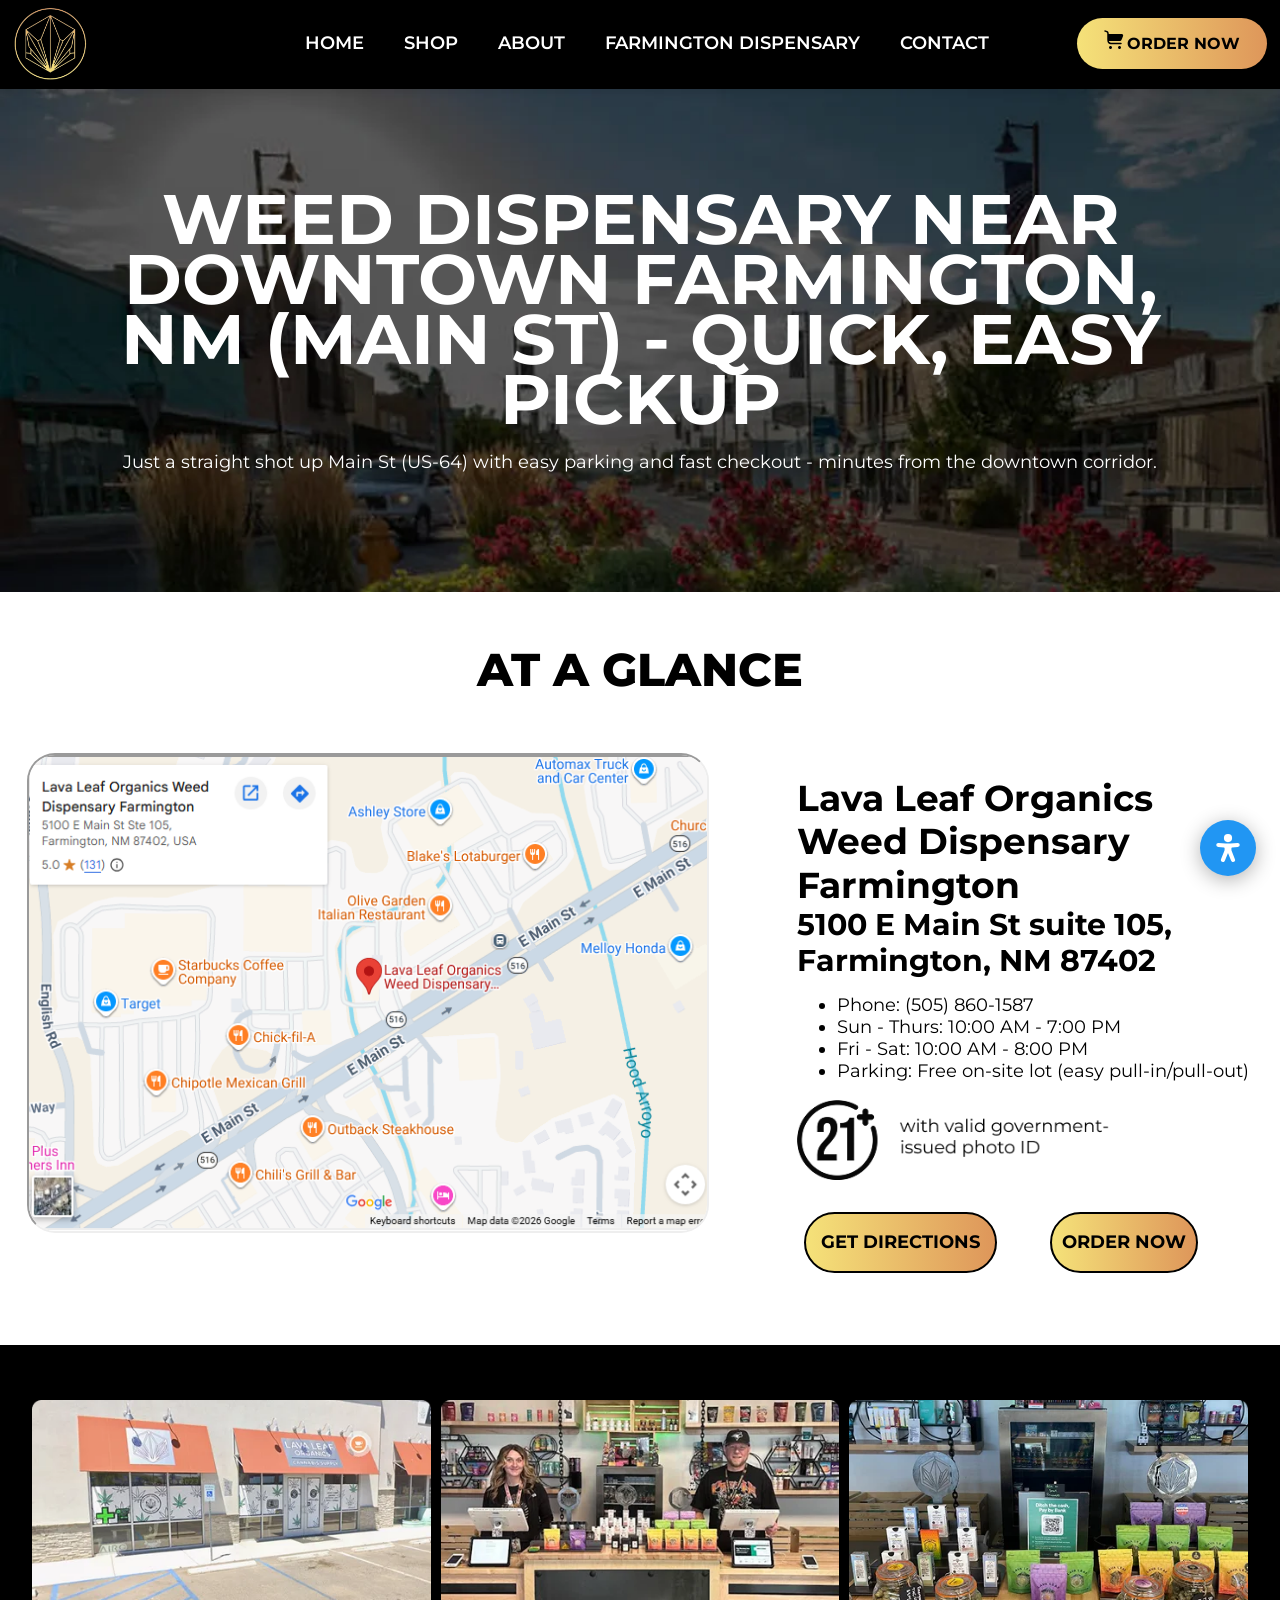
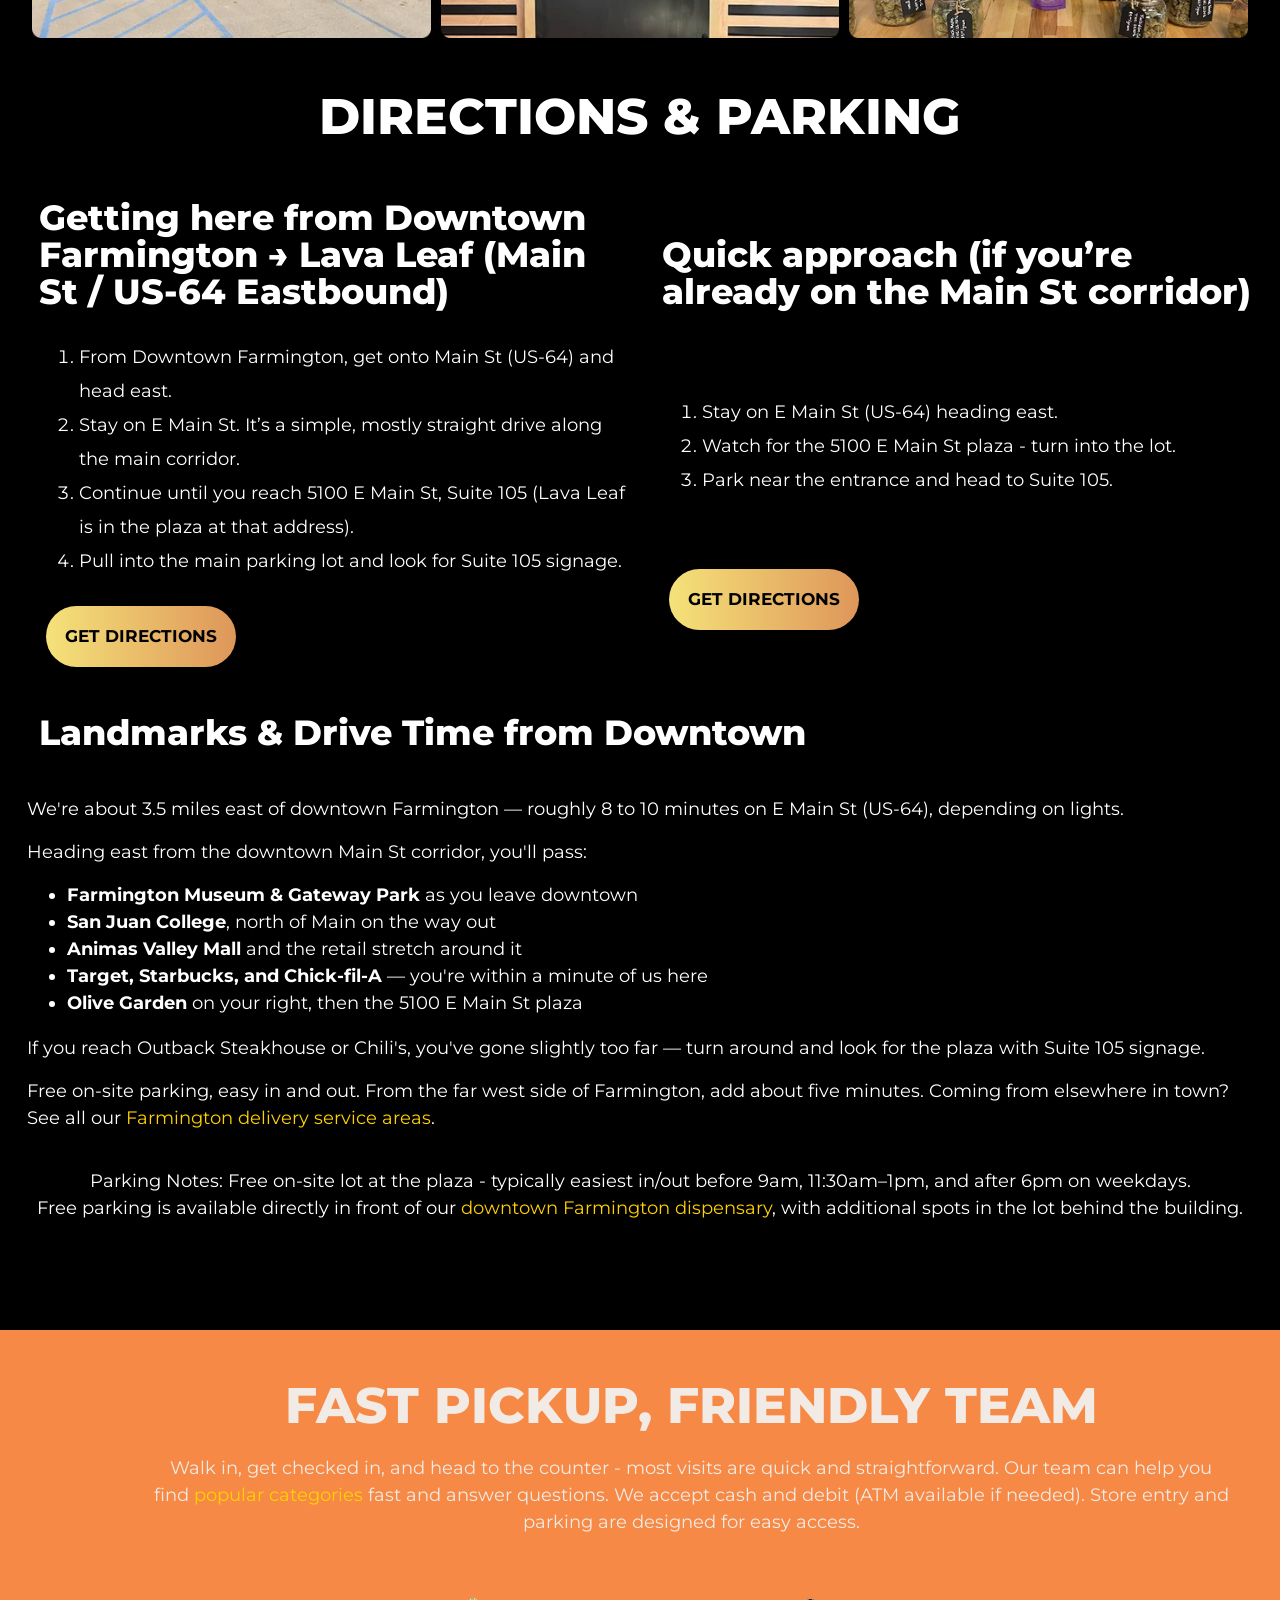
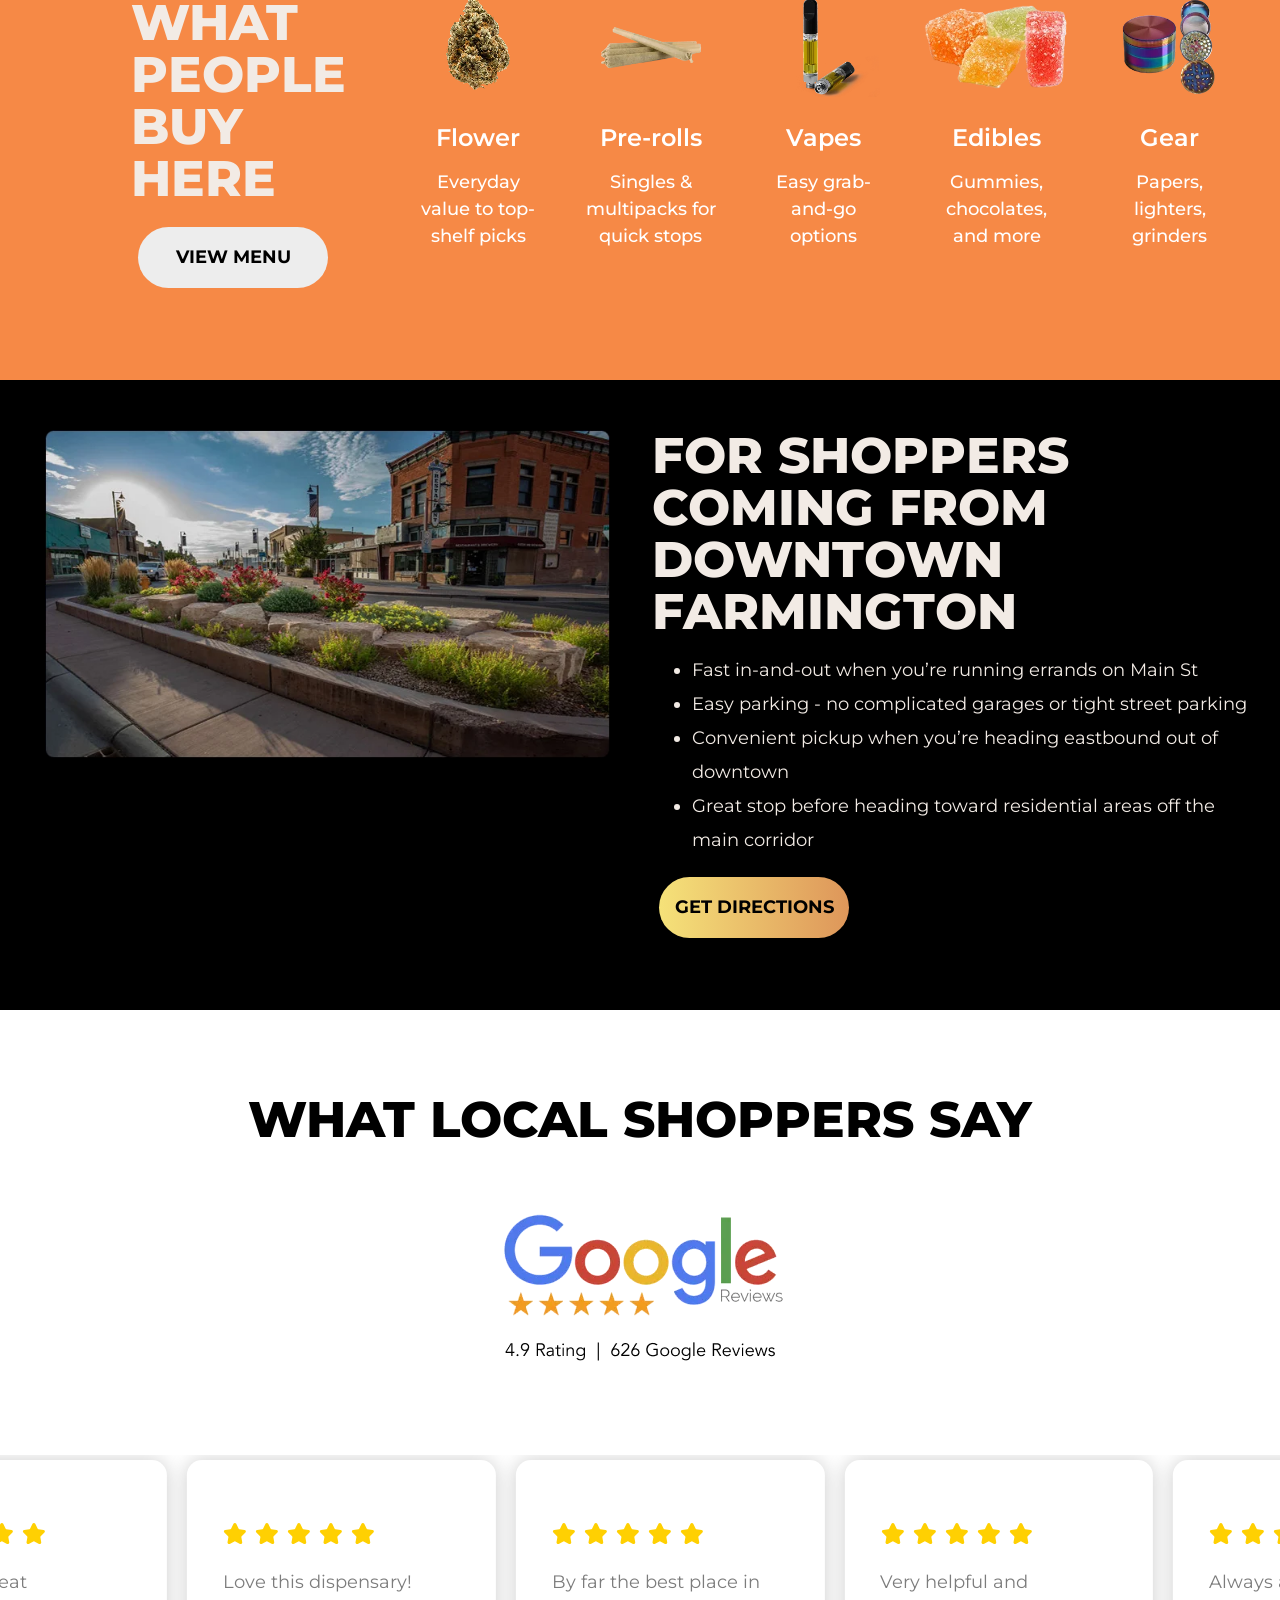
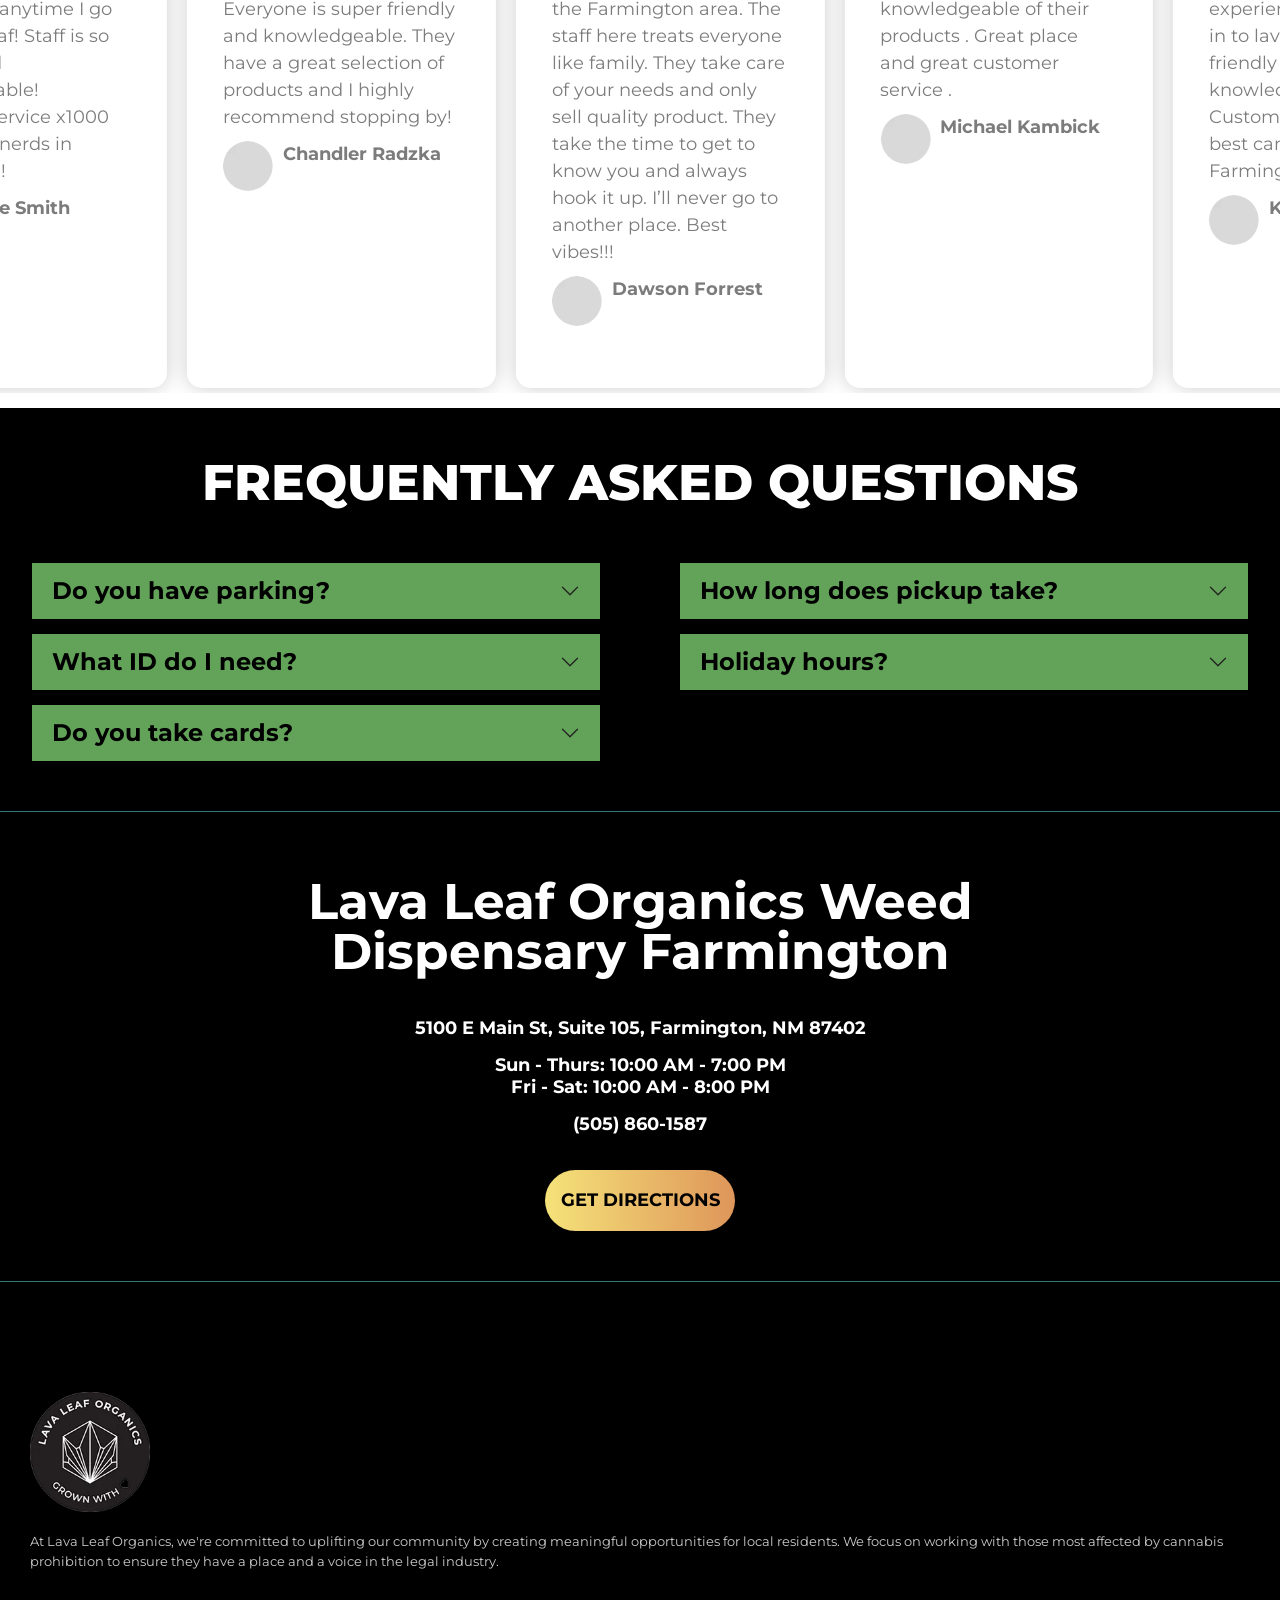
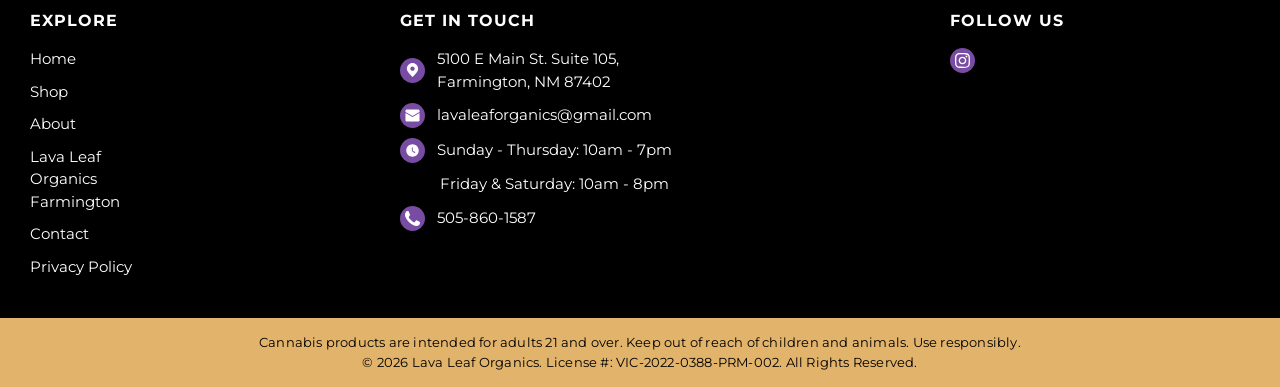
<file: downtown-farmington.html>
<!DOCTYPE html><html lang="en"><head>
<meta name="referrer" content="no-referrer">
<script>
/* =====================================================================
   STATIC-PREVIEW NETWORK GUARD (added at publish; not part of the source site)
   Loaded FIRST so every later caller sees the wrapped transports.
   Guards the TRANSPORT, not each caller: the client's production URLs are
   injected as inline config (Defaults.*, __SG_TRACK__) and consumed by other
   files, so a per-file guard can never cover them.
   Scope: blocks PROGRAMMATIC off-origin requests (fetch / XHR / sendBeacon).
   It does NOT block user-initiated NAVIGATION - nav links still go to the real
   site, which is intended for a preview and documented in README.md.
   ===================================================================== */
(function () {
  var ORIGIN = location.origin;
  var ALLOW = ['maps.googleapis.com','maps.gstatic.com','places.googleapis.com','fonts.googleapis.com','fonts.gstatic.com'];
  function isForeign(u) {
    try {
      var x = new URL(u, document.baseURI);
      if (x.origin === ORIGIN) return false;
      return ALLOW.indexOf(x.hostname) === -1;
    } catch (e) { return true; }
  }
  function note(u) { try { console.warn('[static-preview] blocked off-origin request:', String(u)); } catch (e) {} }
  var _fetch = window.fetch;
  if (_fetch) {
    window.fetch = function (input, init) {
      var u = (input && typeof input === 'object' && 'url' in input) ? input.url : input;
      if (isForeign(u)) { note(u); return Promise.reject(new TypeError('Static preview: off-origin request blocked')); }
      return _fetch.apply(this, arguments);
    };
  }
  var _open = XMLHttpRequest.prototype.open;
  XMLHttpRequest.prototype.open = function (method, url) {
    if (isForeign(url)) { note(url); this.__previewBlocked = true; return _open.call(this, method, 'about:blank'); }
    return _open.apply(this, arguments);
  };
  var _send = XMLHttpRequest.prototype.send;
  XMLHttpRequest.prototype.send = function () { if (this.__previewBlocked) return; return _send.apply(this, arguments); };
  if (navigator.sendBeacon) {
    var _b = navigator.sendBeacon.bind(navigator);
    navigator.sendBeacon = function (u, d) { if (isForeign(u)) { note(u); return false; } return _b(u, d); };
  }
})();
</script>
<meta charset="UTF-8"><meta content="width=device-width, initial-scale=1, maximum-scale=6, shrink-to-fit=no" name="viewport"> <title>UNOFFICIAL PREVIEW — Weed Dispensary Near Downtown Farmington, NM | Lava Leaf</title><meta name="description" content="Unofficial static development copy of a single page, published for build review. Not the official Lava Leaf Organics site; the real site is https://lavaleaforganics.com/"> <meta property="og:title" content="UNOFFICIAL STATIC PREVIEW — not the Lava Leaf Organics website"> <meta property="og:type" content="website"> <meta property="og:url" content="https://sgencms.github.io/client-lavaleaforganics/downtown-farmington.html"> <meta property="og:site_name" content="SGENCMS static preview (unaffiliated development copy)"> <meta property="og:description" content="An unaffiliated, non-interactive development copy of a single page, captured for build review. This is NOT the official Lava Leaf Organics website. The real site is https://lavaleaforganics.com/"> <meta name="twitter:card" content="summary"> <meta name="twitter:title" content="UNOFFICIAL STATIC PREVIEW — not the Lava Leaf Organics website"> <meta name="twitter:description" content="An unaffiliated, non-interactive development copy of a single page, captured for build review. This is NOT the official Lava Leaf Organics website."> <meta name="robots" content="noindex, nofollow, noarchive, nosnippet"> <meta name="sgen_version" content="SGEN v1.0"> <link rel="canonical" href="https://lavaleaforganics.com/service-areas/downtown-farmington"><link fetchpriority="high" rel="preload" as="image" href="assets/in-pages/Lava_Leaf_Logo.webp"><link fetchpriority="high" rel="preload" as="image" href="assets/in-pages/Legacy_Dispensary_Age_Gate1.webp"> <link rel="preconnect" href="https://fonts.googleapis.com"> <link rel="preconnect" href="https://fonts.gstatic.com" crossorigin=""> <link rel="icon" type="image/x-icon" href="assets/in-pages/Lava_Leaf_Logo.webp"> <link rel="preload" as="style" href="https://fonts.googleapis.com/css2?family=Montserrat:ital,wght@0,300;0,400;0,500;0,600;0,700;0,800;0,900;1,300;1,400;1,500;1,600;1,700;1,800;1,900&amp;display=swap" onload="this.onload=null;this.rel='stylesheet'"> <noscript><link href="https://fonts.googleapis.com/css2?family=Montserrat:ital,wght@0,300;0,400;0,500;0,600;0,700;0,800;0,900;1,300;1,400;1,500;1,600;1,700;1,800;1,900&amp;display=swap" rel="stylesheet" type="text/css" /></noscript><link rel="preload" as="style" href="https://fonts.googleapis.com/css2?family=Open+Sans:ital,wght@0,300;0,400;0,500;0,600;0,700;0,800;0,900;1,300;1,400;1,500;1,600;1,700;1,800;1,900&amp;display=swap" onload="this.onload=null;this.rel='stylesheet'"> <noscript><link href="https://fonts.googleapis.com/css2?family=Open+Sans:ital,wght@0,300;0,400;0,500;0,600;0,700;0,800;0,900;1,300;1,400;1,500;1,600;1,700;1,800;1,900&amp;display=swap" rel="stylesheet" type="text/css" /></noscript>    <noscript></noscript>  <noscript></noscript>  <noscript></noscript><!-- schema.org JSON-LD removed at publish: it asserted the client's business identity from a preview host. Not rendered. --><script>var Defaults={base_url:'',admin_url:'',age_verification_expiry:'1',current_url:'',};</script><!-- schema.org JSON-LD removed at publish: it asserted the client's business identity from a preview host. Not rendered. --><script>(function(){var STAGE_PADDING=100;var SELECTOR='#sg-card-items-iioh5';function applyOnce(){var cont=document.querySelector(SELECTOR)||document.querySelector('.sg-card-items.sgen--blocks_carousel');if(!cont||!cont.swiper)return false;var sw=cont.swiper;var w=cont.getBoundingClientRect().width;var cardW=w-2*STAGE_PADDING;if(cardW<80)cardW=w*0.7;var spv=w/cardW;sw.params.breakpoints={0:{slidesPerView:spv,centeredSlides:false,spaceBetween:0,slidesOffsetBefore:STAGE_PADDING,slidesOffsetAfter:STAGE_PADDING,speed:500,autoplay:false,loop:false},576:{slidesPerView:2,centeredSlides:false,spaceBetween:0,slidesOffsetBefore:0,slidesOffsetAfter:0,speed:500,autoplay:false,loop:false},768:{slidesPerView:3,centeredSlides:false,spaceBetween:0,slidesOffsetBefore:0,slidesOffsetAfter:0,speed:500,autoplay:false,loop:false},992:{slidesPerView:6,centeredSlides:false,spaceBetween:15,slidesOffsetBefore:0,slidesOffsetAfter:0,speed:500,autoplay:false,loop:false}};sw.currentBreakpoint=false;sw.setBreakpoint();sw.slideTo(0,0);sw.setTranslate(0);sw.update();return true}var tries=0;var poll=setInterval(function(){tries++;var ok=applyOnce();if(tries>=40)clearInterval(poll)},250);window.addEventListener('load',function(){setTimeout(applyOnce,300)});var t;window.addEventListener('resize',function(){clearTimeout(t);t=setTimeout(applyOnce,150)})})();</script><!-- schema.org JSON-LD removed at publish: it asserted the client's business identity from a preview host. Not rendered. --> <!-- window.__SG_TRACK__ (SGEN analytics config POSTing to the client's /sg-collect) removed at publish. --><script>window.__SG404__={"url":"https://lavaleaforganics.com/sg-collect-404","is404":false,"path":""};</script>









<link rel="preload" as="image" href="assets/in-pages/Lava_Leaf_Logo-2.webp" fetchpriority="high">
<link rel="preload" as="image" href="assets/in-pages/Child_page_21_with_ID.webp" fetchpriority="high">
<link rel="preload" as="image" href="assets/in-pages/lava_leaf_1.webp" fetchpriority="high">

<link rel="stylesheet" href="chrome.css">

<style>/* === inline inline-0 === */
@font-face{font-family:Manrope;font-display:swap;font-weight:600;src:url(sites/sgen_lavaleaforganics_com/uploads/2025/04/Manrope_SemiBold.ttf) format("truetype")}@font-face{font-family:Manrope;font-display:swap;font-weight:700;src:url(sites/sgen_lavaleaforganics_com/uploads/2025/04/Manrope_Bold.ttf) format("truetype")}@font-face{font-family:Manrope;font-display:swap;font-weight:800;src:url(sites/sgen_lavaleaforganics_com/uploads/2025/04/Manrope_ExtraBold.ttf) format("truetype")}@font-face{font-family:Manrope;font-display:swap;font-weight:400;src:url(sites/sgen_lavaleaforganics_com/uploads/2025/04/Manrope_Regular.ttf) format("truetype")}@font-face{font-family:Manrope;font-display:swap;font-weight:200;src:url(sites/sgen_lavaleaforganics_com/uploads/2025/04/Manrope_ExtraLight.ttf) format("truetype")}

</style>
<style>/* === inline inline-1 === */
@font-face{font-family:"Avenir LT Std";font-display:swap;font-weight:500;src:url(sites/sgen_lavaleaforganics_com/uploads/2025/04/AvenirLTStd_Roman.ttf) format("truetype")}

</style>
<style>/* === inline inline-2 === */
@font-face{font-family:Ubuntu;font-display:swap;font-weight:normal;src:url(sites/sgen_lavaleaforganics_com/uploads/2026/06/ubuntu-bold.ttf) format("truetype")}

</style>
<style>/* === inline inline-3 === */
@font-face{font-family:"New Montserrat";font-display:swap;font-weight:normal;src:url(sites/sgen_lavaleaforganics_com/uploads/2026/06/montserrat-variablefont_wght.ttf) format("truetype")}

</style>
<style>/* === inline inline-4 === */
:root{--sgen-acc-btn-bg:#2196f3;--sgen-acc-btn-color:#fff}

</style>
<style>/* === inline inline-5 === */
:root{--body-font-size:18px;--body-font-family:Montserrat;--headings_1-font-size:60px;--headings_1-font-family:Montserrat;--headings_2-font-size:46px;--headings_2-font-family:Montserrat;--headings_3-font-size:36px;--headings_3-font-family:Montserrat;--headings_4-font-size:24px;--headings_4-font-family:Montserrat;--headings_5-font-size:20px;--headings_5-font-family:Montserrat;--headings_6-font-size:18px;--headings_6-font-family:Montserrat;--button-font-size:18px;--button-padding-y:10px;--button-padding-x:25px;--button-radius:25px;--color-body:#fff;--color-text:#000;--color-accent:#ffd100;--color-accent-rgb:255,209,0;--color-accent_hover:#ffd100;--color-primary:#f5e279;--color-primary-rgb:245,226,121;--color-primary_hover:#f5e279;--color-secondary:#de965a;--color-secondary-rgb:222,150,90;--color-secondary_hover:#de965a;--color-success:#57d367;--color-success-rgb:87,211,103;--color-success_hover:var(--color-success);--color-info:#2dcfe9;--color-info-rgb:45,207,233;--color-info_hover:var(--color-info);--color-warning:#e9af43;--color-warning-rgb:233,175,67;--color-warning_hover:var(--color-warning);--color-danger:#fd7379;--color-danger-rgb:253,115,121;--color-danger_hover:var(--color-danger);--color-light:#fff;--color-light-rgb:255,255,255;--color-light_hover:var(--color-light);--color-dark:#000;--color-dark-rgb:0,0,0;--color-dark_hover:var(--color-dark)}.container{max-width:1199px}section,.section{padding-top:50px;padding-right:0;padding-bottom:50px;padding-left:0}.btn{font-family:Montserrat;font-display:swap;font-size:18px;border-width:1px;padding-top:10px;padding-right:25px;padding-bottom:10px;padding-left:25px;border-top-left-radius:25px;border-top-right-radius:25px;border-bottom-right-radius:25px;border-bottom-left-radius:25px}.btn.btn-accent{color:#000;background-color:var(--color-accent);border-color:var(--color-accent)}.btn.btn-outline-accent{color:var(--color-accent);border-color:var(--color-accent)}.btn.btn-accent:hover{color:#000;background:var(--color-accent_hover);border-color:var(--color-accent_hover)}.btn.btn-outline-accent:hover{color:#000;background:var(--color-accent_hover);border-color:var(--color-accent_hover)}.btn.btn-primary{color:#fff;background-color:#7e9f11}.btn.btn-outline-primary{color:#7e9f11}.btn.btn-primary:hover{color:#fff;background:#94ba14;border-color:var(--color-primary_hover)}.btn.btn-outline-primary:hover{color:#fff;background:#94ba14;border-color:var(--color-primary_hover)}.btn.btn-secondary{color:#829d28;background-color:transparent;border-color:#7e9f11}.btn.btn-outline-secondary{color:transparent;border-color:#7e9f11}.btn.btn-secondary:hover{color:#6a8409;background:#f8fff0;border-color:#94ba14}.btn.btn-outline-secondary:hover{color:#6a8409;background:#f8fff0;border-color:#94ba14}.btn.btn-success{color:#000;background-color:var(--color-success);border-color:var(--color-success)}.btn.btn-outline-success{color:var(--color-success);border-color:var(--color-success)}.btn.btn-success:hover{color:#000;background:var(--color-success_hover);border-color:var(--color-success_hover)}.btn.btn-outline-success:hover{color:#000;background:var(--color-success_hover);border-color:var(--color-success_hover)}.btn.btn-info{color:#000;background-color:var(--color-info);border-color:var(--color-info)}.btn.btn-outline-info{color:var(--color-info);border-color:var(--color-info)}.btn.btn-info:hover{color:#000;background:var(--color-info_hover);border-color:var(--color-info_hover)}.btn.btn-outline-info:hover{color:#000;background:var(--color-info_hover);border-color:var(--color-info_hover)}.btn.btn-warning{color:#000;background-color:var(--color-warning);border-color:var(--color-warning)}.btn.btn-outline-warning{color:var(--color-warning);border-color:var(--color-warning)}.btn.btn-warning:hover{color:#000;background:var(--color-warning_hover);border-color:var(--color-warning_hover)}.btn.btn-outline-warning:hover{color:#000;background:var(--color-warning_hover);border-color:var(--color-warning_hover)}.btn.btn-danger{color:#000;background-color:var(--color-danger);border-color:var(--color-danger)}.btn.btn-outline-danger{color:var(--color-danger);border-color:var(--color-danger)}.btn.btn-danger:hover{color:#000;background:var(--color-danger_hover);border-color:var(--color-danger_hover)}.btn.btn-outline-danger:hover{color:#000;background:var(--color-danger_hover);border-color:var(--color-danger_hover)}.btn.btn-light{color:#000;background-color:var(--color-light);border-color:var(--color-light)}.btn.btn-outline-light{color:var(--color-light);border-color:var(--color-light)}.btn.btn-light:hover{color:#000;background:var(--color-light_hover);border-color:var(--color-light_hover)}.btn.btn-outline-light:hover{color:#000;background:var(--color-light_hover);border-color:var(--color-light_hover)}.btn.btn-dark{color:#FFF;background-color:var(--color-dark);border-color:var(--color-dark)}.btn.btn-outline-dark{color:var(--color-dark);border-color:var(--color-dark)}.btn.btn-dark:hover{color:#FFF;background:var(--color-dark_hover);border-color:var(--color-dark_hover)}.btn.btn-outline-dark:hover{color:#FFF;background:var(--color-dark_hover);border-color:var(--color-dark_hover)}header#masterhead{font-family:Montserrat;font-display:swap;background-color:#000;color:#fff}footer#masterfoot{font-family:Montserrat;font-display:swap;background-color:#000;color:#fff}.section.section-footer-top{background-color:#f5f5f5;color:#121212}.copyright{font-family:"Open Sans";font-display:swap;background-color:#000;color:#fff}.sticky-mobile-ctas{background-color:#fff}

</style>
<style>/* === inline inline-6 === */
.sg-section.sg-section-page-banner{background-color:#327879;color:#fff;background-image:url(assets/in-pages/Child_page_desktop_hero.webp)}@media only screen and (max-width:575px){.sg-section.sg-section-page-banner{background-image:url(assets/in-pages/Child_page_mobile_hero.webp)}}

</style>
<style>/* === inline inline-7 === */
.sg-navbar.sg-navbar-expand-md{text-transform:uppercase!important;font-weight:600!important}

</style>
<style>/* === inline inline-8 === */
#comp_mpw47mnd00ypt,#comp_mpw76mv1g5sp2{padding:1px!important}.sg-navbar-brand{display:flex}

</style>
<style>/* === inline inline-9 === */
.accordion{font-family:Montserrat,sans-serif!important}.sg-accordion-button span{font-family:Montserrat,sans-serif!important}#iq9r4 ul.sgb-iconlists-items .icon{color:black!important}@media (max-width:575px){#i0teb4 .sg-accordion{padding-left:20px;padding-right:20px}#ilmpp .gallery-container{padding-left:20px;padding-right:20px}#ib14r6,#ihzer,#il9j8,#i8bo7,#i1gac,#i6c1kq,#i8ambk,#i5pm0f,#igg07g,#i64str,#ibdos,#igymy,#ip0ua,#iuvrj,#i63xc{font-size:32px!important}#ihq65,#il0ci,#ilva2p{gap:0!important}#masterhead>div>div{margin:0!important;padding-left:20px;padding-right:20px}#igg07g{margin-bottom:20px!important}#gallery-items-ib6qtx .swiper-slide{width:calc((100% - 15px) / 2)!important;height:auto!important;margin-right:15px!important}#gallery-items-ib6qtx .swiper-slide:last-child{margin-right:0!important}#gallery-items-ib6qtx .gallery-item-image .thumb,#gallery-items-ib6qtx .gallery-item-image>a{width:100%!important;display:block!important}#gallery-items-ib6qtx .gallery-item-image img{width:100%!important;height:auto!important;aspect-ratio:3 / 4!important;object-fit:cover!important;display:block!important}}@media (max-width:767px){#swiper-wrapper-02fdf7bdcdce637a{transform:none!important;display:flex!important;flex-wrap:nowrap!important;gap:8px}#swiper-wrapper-02fdf7bdcdce637a .swiper-slide{width:calc((100% - 8px) / 2)!important;flex:0 0 calc((100% - 8px) / 2)!important;margin:0!important}#swiper-wrapper-02fdf7bdcdce637a .gallery-item-image,#swiper-wrapper-02fdf7bdcdce637a .gallery-item-image>a,#swiper-wrapper-02fdf7bdcdce637a .gallery-item-image .thumb{width:100%!important;display:block!important}#swiper-wrapper-02fdf7bdcdce637a .gallery-item-image img{width:100%!important;height:auto!important;aspect-ratio:3 / 4!important;object-fit:cover!important;display:block!important}}.sticky-mobile-ctas{position:fixed!important;left:0!important;right:0!important;top:auto!important;bottom:0!important;bottom:env(safe-area-inset-bottom,0px)!important;transition:transform .25s ease,opacity .25s ease!important;will-change:transform;transform:translateZ(0);backface-visibility:hidden}@media (max-width:767px){html,body{overflow-x:hidden!important;max-width:100%!important}.hc-testimonial-track{max-width:100%}#hc-testimonial-track{overflow:hidden}}

</style>
<style>/* === inline inline-10 === */
.legacy-dispensary-products-ilned{display:grid;grid-template-columns:52% 47%;gap:15px;width:90%;max-width:1638px;margin-left:auto;margin-right:auto;justify-content:center}.product-card-ilned{position:relative;border-radius:12px;overflow:hidden;color:white;padding:25px;display:flex;flex-direction:column;justify-content:space-between}.product-card-ilned::before{content:'';position:absolute;top:0;left:0;width:100%;height:100%;background:linear-gradient(90deg,#F5E279 0,#DE965A 100%);background-size:cover;background-position:center;z-index:-2}.flower-card-ilned{grid-column:1;grid-row:1;height:528px;width:100%;}.product-cards-right-ilned{grid-column:2;display:flex;flex-direction:column;gap:15px;height:528px;width:100%}.preroll-card-ilned{height:252px}.small-cards-container-ilned{display:grid;grid-template-columns:1fr 1fr;gap:15px;flex-grow:1}.small-card-ilned{height:261px}.content-ilned{position:relative;z-index:1;display:flex;flex-direction:column;justify-content:center;height:100%;align-items:center;width:60%}.text-ilned{font-family:Montserrat,sans-serif;font-weight:900;font-size:clamp(22px,1.8vw,40px);text-transform:uppercase;margin:0;position:relative;padding-bottom:10px;color:#000}.description-ilned{font-family:Montserrat,sans-serif;font-weight:400;font-size:min(max(0.8rem,1vw),1rem);color:#000;margin:0;padding-bottom:10px;position:relative;text-align:center;width:1400px!important}.order-btn-ilned{background-color:#000;color:white;border:0;padding:min(max(0.7rem,3vw),1rem);border-radius:36px;font-size:min(max(1rem,3vw),1rem);font-weight:700;font-family:Montserrat,sans-serif;text-align:center;text-transform:uppercase;cursor:pointer;width:min(max(11rem,50%),9rem)}.product-img-ilned{position:absolute;right:0;bottom:0;z-index:0;object-fit:contain;max-width:100%;transition:all 5s}.product-card-ilned:hover .product-img-ilned{transform:scale(1.2)}@media screen and (max-width:1680px){.legacy-dispensary-products-ilned{width:95%}.flower-card-ilned,.product-cards-right-ilned{height:500px}.preroll-card-ilned{height:240px}.small-card-ilned{height:245px}}@media screen and (max-width:1440px){.legacy-dispensary-products-ilned{width:95%}.flower-card-ilned,.product-cards-right-ilned{height:460px}.preroll-card-ilned{height:220px}.small-card-ilned{height:225px}}@media screen and (max-width:1200px){.legacy-dispensary-products-ilned{width:98%}.flower-card-ilned,.product-cards-right-ilned{height:420px}.preroll-card-ilned{height:200px}.small-card-ilned{height:205px}}@media screen and (max-width:768px){.legacy-dispensary-products-ilned{grid-template-columns:1fr}.flower-card-ilned{grid-column:1;grid-row:auto;height:400px}.product-cards-right-ilned{grid-column:1}.small-cards-container-ilned{grid-template-columns:1fr}.small-card-ilned{height:200px}.text-ilned{font-size:clamp(20px,4vw,28px)}.product-img-ilned{max-width:40%!important}}@media screen and (max-width:480px){.flower-card-ilned{height:300px}.preroll-card-ilned,.small-card-ilned{height:180px}.text-ilned{font-size:20px}.order-btn-ilned{padding:8px 20px;font-size:14px}}

</style>
<style>/* === inline inline-11 === */
#im21k{background:linear-gradient(90deg,#F5E279 0,#EBB66A 50%,#DE965A 100%);-webkit-background-clip:text;background-clip:text;color:transparent!important;text-transform:uppercase;display:inline-block}

</style>
<style>/* === inline inline-12 === */
:root{--header-color:#000;--sg-color-text-primary:#fff;--accent-color:#F5E279;--hover-color:#F5E279;--logo-size:82px;--nav-font-size:18px;--button-padding:.75rem 1.5rem}header#masterhead{background-color:#000}header#masterhead .primary-navbar .navbar{padding-left:1.25rem!important}@media only screen and (max-width:1200px){header#masterhead{height:128px}.primary-navbar .navbar{min-height:128px}}#masterhead>div>div{max-width:none}header#masterhead .primary-navbar.primary-navbar--theme_header_kolas .navbar-wrapper>*{padding:0;flex:none;text-transform:uppercase}#mobile-nav>.inner{background-color:var(--sg-color-dark);width:100%}#mobile-nav>.inner .site-img-logo>img{width:207px;height:207px}#mobile-nav.slideNav.open>.inner{background-color:rgba(13,13,13,1);background-size:cover;background-position:bottom center!important;background:url(assets/in-pages/Age_Gate_Background___1920.webp)}#mobile-nav>.inner>.navi>ul.nav li a:hover{background-color:var(--sg-color-primary);color:var(--sg-color-body)!important}.navbar-wrapper{display:flex;align-items:center;justify-content:space-between;flex-wrap:nowrap;width:100%}.navbar-brand{margin-right:auto}.item-navigations{flex-grow:1;display:flex;justify-content:center;align-items:center}.item-ctas{display:flex;justify-content:flex-end;align-items:center}#masterhead>div>div>nav>div>div.item.item-ctas>ul>li{padding-right:15px}.nav-link{font-family:Montserrat,sans-serif;font-weight:600;font-size:var(--nav-font-size);line-height:102%;letter-spacing:0;text-align:center;vertical-align:middle;color:white!important}.nav-link:hover{color:var(--hover-color)!important}.navbar-brand img,.site-img-logo img{width:var(--logo-size);height:var(--logo-size);object-fit:contain}.site-landing-wrapper>div>div>div.brand.mb-4>a>div>img{width:100%;height:100%}.mobile-toggler-burger{display:none;position:absolute;right:25px;top:35px;width:50px;height:50px;z-index:1000;background-color:transparent}.mobile-toggler-burger>span{height:7px;border-radius:30px}.navbar-toggler{margin-left:auto;margin-right:20px}#masterhead>div>div>nav>a.mobile-toggler-burger>span.top-bun{width:25px!important;margin-left:0}#masterhead>div>div>nav>a.mobile-toggler-burger>span.meat{width:50px;height:7px;margin:7px 0;border-radius:10px}#masterhead>div>div>nav>a.mobile-toggler-burger>span.bottom-bun{width:25px!important;margin-right:0}#mobile-nav .close{right:20px!important;top:20px;left:unset!important}.mobile-toggler-burger.close>span.meat{margin-top:-11px}#mobile-nav>.inner>.navi>ul.nav li>a,#mobile-nav>.inner>.navi>ul.nav li>.nav-link{border-bottom:none!important}#masterhead>div>div>nav>div>div.item.item-ctas>ul>li>a,#mobile-nav>div>div.ctas.mt-4>ul>li>a{font-size:18px}a.btn.btn-primary{background:linear-gradient(90deg,#F5E279 0,#DE965A 100%);color:#000;border:0;padding:min(max(0.7rem,3vw),1rem);border-radius:36px;font-size:min(max(1rem,3vw),1rem);font-weight:700;font-family:Montserrat,sans-serif;text-align:center;text-transform:uppercase;cursor:pointer;width:min(max(11rem,50%),9rem)}a.btn.btn-light.btn--no{background:linear-gradient(90.03deg,#FFF .03%,#DE965A 146.43%);border:3px solid transparent;color:#000;padding:14.5px 27px!important;text-transform:uppercase;border-radius:36px!important;font-weight:700}a.btn.btn-primary.btn--yes{background:linear-gradient(90deg,#F5E279 0,#DE965A 100%);color:#000;border:0;padding:14.5px 27px!important;border-radius:36px}.sg_age-verification>.inner .actions>.btn{font-size:18px;min-width:179px!important;min-height:63px!important;line-height:0;margin:0 25px 20px 25px}.view-menu-button,.get-direction-button{display:flex;align-items:center;justify-content:center;text-decoration:none;font-weight:700;text-align:center;transition:all .3s;gap:10px;font-family:Montserrat,sans-serif;cursor:pointer;width:auto;height:auto;border-radius:100px;font-size:22px}.view-menu-button{padding:20px 30px;background:linear-gradient(90deg,#F5E279 0,#DE965A 100%);color:#000;border:0}.get-direction-button{padding:20px 25px;background-color:transparent;color:#000;border:4px solid #000}.view-menu-button:hover,.get-direction-button:hover{transform:translateY(-5px);box-shadow:0 10px 20px rgba(0,0,0,.1)}.view-menu-button:hover{background-color:#333}.get-direction-button:hover{background-color:#f5f5f5}@media (max-width:575px){footer#masterfoot{padding-bottom:1px!important}.sg_age-verification>.inner .actions>.btn{margin:0 28px 20px 28px}.sg_age-verification>.inner h1{line-height:1.5!important}}.sg_age-verification{background:url(assets/in-pages/Age_Gate_Background___1920.webp);background-color:rgba(13,13,13,1);background-size:cover}.sg_age-verification:before{background-color:unset}.sg_age-verification>.inner{max-width:none}.sg_age-verification>.inner .actions>.btn{border-width:0!important}.sg_age-verification>.inner .actions>.btn>.btn--no{font-size:18px;border-width:0!important;margin:5px 20px;text-transform:uppercase}.site-landing-wrapper>div>div>div.brand.mb-4>a>div>img{width:60%;height:100%}#sgp_1.fancybox-content{padding:0}@media only screen and (max-width:575px){.sg_age-verification .site-img-logo img{max-height:none;width:70%}.sg_age-verification{background:url(assets/in-pages/Age_Gate_Background___1920.webp);background-position:40% 55%}}@media only screen and (max-width:1200px){:root{--nav-font-size:15px}}@media only screen and (max-width:768px){:root{--nav-font-size:14px}}@media only screen and (max-width:480px){:root{--nav-font-size:13px}}#masterhead>div>div>nav>div>div.item.item-ctas>ul>li>a{width:190px}@media only screen and (min-width:1921px){:root{--logo-size:82px;--nav-font-size:18px;--button-padding:.75rem 1.5rem}.navbar-wrapper{max-width:1800px;margin:0 auto}.navbar-nav .nav-item,.sg-site-navigation .nav-item{margin:0}}@media only screen and (min-width:1681px) and (max-width:1920px){:root{--logo-size:82px;--nav-font-size:18px;--button-padding:.75rem 1.5rem}.navbar-wrapper{max-width:1600px;margin:0 auto}.navbar-nav .nav-item,.sg-site-navigation .nav-item{margin:0}}@media only screen and (min-width:1441px) and (max-width:1680px){:root{--logo-size:80px;--nav-font-size:17px;--button-padding:.7rem 1.4rem}.navbar-wrapper{max-width:1400px;margin:0 auto}.navbar-nav .nav-item,.sg-site-navigation .nav-item{margin:0 8px}}@media only screen and (min-width:1201px) and (max-width:1440px){:root{--logo-size:75px;--nav-font-size:16px;--button-padding:.65rem 1.3rem}.navbar-wrapper{max-width:1180px;margin:0 auto}.navbar-nav .nav-item,.sg-site-navigation .nav-item{margin:0 5px}#masterhead>div>div>nav>div>div.item.item-ctas>ul>li>a{font-size:15px}}@media only screen and (min-width:574px) and (max-width:1200px){:root{--logo-size:70px;--nav-font-size:14px;--button-padding:.6rem 1.2rem}.navbar-nav .nav-item,.sg-site-navigation .nav-item{margin:0;padding:0!important}.item-navigations{padding:0 5px}#masterhead>div>div>nav>div>div.item.item-ctas>ul>li>a{font-size:14px}#io2pg{margin:0!important}#mobile-nav>.inner>.navi{margin-right:50px;margin-left:50px}#mobile-nav>.inner>.navi>ul.nav li a,#mobile-nav>.inner>.navi>ul.nav li .nav-link{padding:1em;text-align:center}.sg-site-navigation.navbar-nav>.nav-item{padding:0}.navi>ul:nth-child(1)>li:nth-child(7)>a:nth-child(1){border-bottom:unset!important}#mobile-nav .navbar-ctas .nav-cta-item>a{width:40%}.nav{text-align:center}@media only screen and (max-width:980px){.nav-link{font-family:Montserrat,sans-serif;font-weight:700;font-size:clamp(22px,3vw,25px);line-height:102%;letter-spacing:0;text-align:center;vertical-align:middle;text-transform:uppercase}.mobile-toggler-burger>span{margin:4px auto}#mobile-nav>.inner>.navi>ul.nav li a,#mobile-nav>.inner>.navi>ul.nav li .nav-link{padding:1em;text-align:center}.navbar-wrapper,.navbar-expand-md .navbar-collapse{display:none!important}.mobile-toggler-burger,.mobile-navbar-brand,.navbar-expand-md .navbar-toggler{display:block!important}a.mobile-toggler-burger{opacity:1!important;visibility:visible!important}.primary-navbar .navbar{padding:0!important}}}@media only screen and (max-width:574px){#mobile-nav>.inner>.navi>ul.nav li a,#mobile-nav>.inner>.navi>ul.nav li .nav-link{border-bottom:none}#mobile-toggler-burger>span{margin:4px auto}#mobile-nav>.inner>.navi{margin-right:50px;margin-left:50px}#mobile-nav>.inner>.navi>ul.nav li a,#mobile-nav>.inner>.navi>ul.nav li .nav-link{padding:1em;text-align:center}.sg-site-navigation.navbar-nav>.nav-item{padding:0}.nav-link{font-family:Montserrat,sans-serif;font-weight:700;font-size:clamp(22px,3vw,25px);line-height:102%;letter-spacing:0;text-align:center;vertical-align:middle;text-transform:uppercase}.navi>ul:nth-child(1)>li:nth-child(7)>a:nth-child(1){border-bottom:unset!important}#mobile-nav .navbar-ctas .nav-cta-item>a{width:35%}.nav{text-align:center}}@media only screen and (min-width:431px) and (max-width:574px){:root{--logo-size:65px;--nav-font-size:16px;--button-padding:.6rem 1.2rem}.mobile-toggler-burger>span{margin:4px auto}header#masterhead .primary-navbar .navbar .navbar-brand{max-width:80px;width:100%!important}header#masterhead .navbar-brand img{width:100%;height:100%}.mobile-navigation .nav-link{padding:12px 15px;text-align:left}#mobile-nav>div>div.ctas.mt-4>ul>li>a{font-size:15px}#masterhead:before{height:80px}.mobile-toggler-burger,.mobile-navbar-brand,.navbar-expand-md .navbar-toggler{display:block!important}.navbar-wrapper,.navbar-expand-md .navbar-collapse{display:none!important}a.mobile-toggler-burger{opacity:1!important;visibility:visible!important}.primary-navbar .navbar{padding:0!important}}@media only screen and (min-width:381px) and (max-width:431px){:root{--logo-size:60px;--nav-font-size:15px;--button-padding:.55rem 1.1rem}.site-img-logo{padding-top:3px}header#masterhead{height:75px}.mobile-navigation .nav-link{padding:10px 15px;text-align:left}#mobile-nav>div>div.ctas.mt-4>ul>li>a{font-size:14px}#masterhead:before{height:70px}.navbar-wrapper{display:none!important}.mobile-navbar-brand{display:block!important;margin-left:20px;height:73px}.mobile-toggler-burger{display:block!important;position:absolute;right:15px;top:14px;z-index:1000;opacity:1!important;visibility:visible!important;width:40px;height:40px}.navbar-expand-md .navbar-toggler{display:block!important}.navbar-expand-md .navbar-collapse{display:none!important}.primary-navbar .navbar{padding:0!important;min-height:43px}.mobile-toggler-burger>span{height:6px;border-radius:25px}#masterhead>div>div>nav>a.mobile-toggler-burger>span.top-bun{width:20px!important}#masterhead>div>div>nav>a.mobile-toggler-burger>span.meat{width:40px;height:6px;margin:6px 0}#masterhead>div>div>nav>a.mobile-toggler-burger>span.bottom-bun{width:20px!important}.mobile-toggler-burger.close>span.meat{margin-top:-9px}#mobile-nav .navbar-ctas .nav-cta-item>a{width:45%}}@media only screen and (max-width:380px){:root{--logo-size:55px;--nav-font-size:14px;--button-padding:.5rem 1rem}header#masterhead{height:75px}header#masterhead .primary-navbar .navbar{padding:0}.site-img-logo{padding-top:5px}.mobile-navigation .nav-link{padding:10px 15px;text-align:left}#mobile-nav>div>div.ctas.mt-4>ul>li>a{font-size:14px}#masterhead:before{height:60px}.mobile-toggler-burger{display:block!important;opacity:1!important;visibility:visible!important;right:20px!important;top:10px}.mobile-toggler-burger>span{margin:3px auto}.navbar{align-items:flex-start}.navbar-wrapper{display:none!important}.mobile-navbar-brand{display:block!important;margin-left:20px;align-items:center;height:74px}.navbar-expand-md .navbar-toggler{display:block!important}.navbar-expand-md .navbar-collapse{display:none!important}.mobile-toggler-burger{right:12px!important;top:18px;width:35px;height:35px}.mobile-toggler-burger>span{height:5px;border-radius:20px}#masterhead>div>div>nav>a.mobile-toggler-burger>span.top-bun{width:18px!important}#masterhead>div>div>nav>a.mobile-toggler-burger>span.meat{width:35px;height:5px;margin:5px 0}#masterhead>div>div>nav>a.mobile-toggler-burger>span.bottom-bun{width:18px!important}.mobile-toggler-burger.close>span.meat{margin-top:-8px}#mobile-nav .navbar-ctas .nav-cta-item>a{width:45%}}.show-on-1920{display:none!important}@media (min-width:1780px) and (max-width:1921px){.show-on-1920{display:block!important}}.show-on-574{display:none!important}@media (min-width:554px) and (max-width:575px){.show-on-574{display:block!important}}body.has-sticky-cta-footer{margin-bottom:0}.sticky-mobile-ctas>a.btn{box-shadow:unset}.sticky-mobile-ctas{background-color:#fff0;padding:0 74px}.sticky-mobile-ctas>a.btn-has-icon:nth-child(1){width:203px;height:64px}.sticky-mobile-ctas>a.btn-has-icon:nth-child(1)>span:nth-child(1){display:inline-flex;align-items:center;justify-content:center;width:30px;height:30px}.sticky-mobile-ctas>a.btn-has-icon:nth-child(1)>span:nth-child(1)>.fa-shopping-cart{color:#000;font-size:15px}.sticky-mobile-ctas>a.btn:nth-child(2){width:202px!important;height:64px!important;background-color:white;color:#000;font-size:18px}.sticky-mobile-ctas>a.btn-has-icon:nth-child(2)>span:nth-child(1){display:inline-flex;align-items:center;justify-content:center;width:30px;height:30px;border-radius:50%}.sticky-mobile-ctas>a.btn-has-icon:nth-child(2)>span:nth-child(1)>.fa-phone{color:#000;font-size:15px}@media (max-width:555px){.sticky-mobile-ctas{padding:0 40px}}@media (max-width:480px){.sticky-mobile-ctas{padding:0 35px}.sticky-mobile-ctas>a.btn-has-icon:nth-child(1),.sticky-mobile-ctas>a.btn-has-icon:nth-child(2){font-size:14px}}@media (max-width:450px){.sticky-mobile-ctas{padding:0 20px}}@media (max-width:431px){.sticky-mobile-ctas{padding:0 10px}}@media (max-width:356px){.sticky-mobile-ctas>a.btn-has-icon:nth-child(1),.sticky-mobile-ctas>a.btn-has-icon:nth-child(2){font-size:11px}}.owl-theme.owl-carousel .owl-dots .owl-dot span{border:1px solid #9484A2!important;background:transparent}.owl-theme.owl-carousel .owl-dots .owl-dot.active span{background-color:#9484A2!important}.skip-link{position:absolute;left:-999px;top:auto;width:1px;height:1px;overflow:hidden;z-index:100;background:#fff;color:#000;padding:8px;text-decoration:none}.skip-link:focus{left:8px;top:8px;width:auto;height:auto;font-size:1rem;outline:2px solid #005fcc}

</style>
<style>/* === inline inline-13 === */
.sg-section-page-banner{min-height:409px}.sg-section-page-banner .h{font-size:70px;line-height:60px!important;letter-spacing:0;text-align:center;text-transform:uppercase;margin-bottom:20px;margin-left:auto;margin-right:auto}@media only screen and (max-width:767px){.sg-section-page-banner{min-height:344px;display:flex;justify-content:center}.sg-section-page-banner .container{display:flex;flex-direction:column;justify-content:center}.sg-section-page-banner .h{font-size:40px;line-height:40px!important;letter-spacing:0;max-width:412px;margin-left:auto;margin-right:auto;margin-bottom:24px}.sg-section-page-banner p{font-weight:400;font-size:18px;line-height:100%!important;letter-spacing:0}.sg-section-page-banner div>div{font-weight:400;font-size:16px;line-height:100%!important;letter-spacing:0;max-width:225px;margin-left:auto;margin-right:auto}}

</style>
<style>/* === inline inline-14 === */
#comp_mpw47mnd00ypt{display:flex;justify-content:center;align-items:center;--shape-divider-color-top:#000;--shape-divider-color-bottom:#000}@media only screen and (max-width:991px){#comp_mpw47mnd00ypt{--shape-divider-color-top:#000;--shape-divider-color-bottom:#000}}#is7i{sg-flex-wrap:wrap;margin:0;--shape-divider-color-top:#000;--shape-divider-color-bottom:#000;width:100%;max-width:1600px}#ib7j{flex-basis:20%;max-width:20%;display:flex;justify-content:flex-start;align-items:center}@media only screen and (max-width:767px){#ib7j{max-width:100%;flex-basis:100%;margin:0 0 15px 0}}@media only screen and (max-width:767px){#ib7j{max-width:100%;flex-basis:100%;margin:0 0 15px 0}}#comp_mpw3tdy6fjy42{display:flex;justify-content:center;align-items:center;--shape-divider-color-top:#000;--shape-divider-color-bottom:#000}#iqev{flex-basis:80%;max-width:80%;display:flex;justify-content:space-between}@media only screen and (max-width:767px){#iqev{max-width:100%;flex-basis:100%;margin:0 0 15px 0}}#comp_mpw3v3cua177r{display:flex;justify-content:center;align-items:center}#comp_mpw4mhgooaerz{display:flex;justify-content:center;align-items:center;--shape-divider-color-top:#000;--shape-divider-color-bottom:#000}#comp_mpw76mv1g5sp2{--shape-divider-color-top:#000;--shape-divider-color-bottom:#000;display:flex;justify-content:center;align-items:center}@media only screen and (max-width:991px){#comp_mpw76mv1g5sp2{--shape-divider-color-top:#000;--shape-divider-color-bottom:#000}}#comp_mpw76zayd7hem{max-width:1600px;width:100%;display:flex;justify-content:space-between}@media only screen and (max-width:991px){#comp_mpw76zayd7hem{--shape-divider-color-top:#000;--shape-divider-color-bottom:#000}}#comp_mpw3tdy6fjy42-2{display:flex;justify-content:center;align-items:center;--shape-divider-color-top:#000;--shape-divider-color-bottom:#000}@media only screen and (max-width:575px){#comp_mpw3tdy6fjy42-2{min-height:60px;--shape-divider-color-top:#000;--shape-divider-color-bottom:#000}}#comp_mpw6spzhneec6{--shape-divider-color-top:#000;--shape-divider-color-bottom:#000;display:flex;justify-content:center;align-items:center}

</style>
<style>/* === inline inline-15 === */
[data-component-id=mpw3ry3du1vj3]{max-width:1600px!important}@media only screen and (max-width:575px){[data-component-id=mpw77s1j3hhac] img{max-height:60px!important}}

</style>
<style>/* === inline inline-16 === */
.btn-cart-icon{height:24px!important;width:24px!important;fill:currentColor}.header-btn{width:190px!important;padding:10px 25px 10px 25px!important;color:#000}.header-btn:hover{color:#fff}.btn-cart-icon path{fill:currentColor!important}

</style>
<style>/* === inline inline-17 === */
@import url(https://fonts.googleapis.com/css2?family=Montserrat:wght@400;700;900&display=swap);body.nav-open{overflow:hidden;height:100%}html.nav-open{overflow:hidden;height:100%}.mobile-toggler-burger-btn{display:inline-flex;flex-direction:column;justify-content:center;gap:5px;width:52px;height:36px;cursor:pointer;text-decoration:none}.mobile-toggler-burger-btn span{display:block;height:8px;border-radius:14px;background-color:#fff;transition:width .25s ease,transform .3s ease,opacity .25s ease}.mobile-toggler-burger-btn .top-bun{width:50%}.mobile-toggler-burger-btn .meat{width:100%}.mobile-toggler-burger-btn .bottom-bun{width:50%;align-self:flex-end}.mobile-toggler-burger-btn.is-open .top-bun{width:100%;transform:translateY(13px) rotate(45deg)}.mobile-toggler-burger-btn.is-open .meat{opacity:0}.mobile-toggler-burger-btn.is-open .bottom-bun{width:100%;align-self:auto;transform:translateY(-13px) rotate(-45deg)}.slideout-overlay{position:fixed;inset:0;background:rgba(0,0,0,.5);z-index:998;opacity:0;pointer-events:none;transition:opacity .3s ease}.slideout-overlay.is-open{opacity:1;pointer-events:all}.slideout-nav{position:fixed;top:0;right:0;width:100%;height:100%;z-index:999;transform:translateX(100%);transition:transform .38s cubic-bezier(0.4,0,.2,1);overflow:hidden;touch-action:none;background-color:#2c3a1e;background-image:url(assets/in-pages/age_gate_background___1920.webp);background-size:cover;background-position:center top}.slideout-nav.is-open{transform:translateX(0)}.slideout-close{position:absolute;top:16px;right:20px;background:none;border:0;color:#fff;font-size:28px;font-weight:300;cursor:pointer;line-height:1;opacity:.95;z-index:99999}.slideout-close:hover{opacity:1}.nav-content{position:relative;z-index:10;width:100%;height:100%;display:flex;flex-direction:column;align-items:center;padding:56px 20px 40px;overflow:hidden}.logo-ring{position:relative;width:150px;height:150px;display:flex;justify-content:center;align-items:center}.logo-ring img{height:100%;width:100%}.slideout-nav .nav-links{list-style:none;width:100%;text-align:center;margin:0 0 36px;padding:0;margin-top:40px}.slideout-nav .nav-links li{padding:18px 0}.slideout-nav .nav-links a{font-size:22px;font-weight:700;letter-spacing:.08em;color:#fff;text-decoration:none;text-transform:uppercase;font-family:Montserrat,Arial,sans-serif;line-height:1}.slideout-nav .nav-links a:hover{color:#e8bf4a}.order-pill{background:linear-gradient(90deg,#F5E279 0,#DE965A 100%);color:#000;border:0;padding:min(max(0.7rem,3vw),1rem);border-radius:36px;font-size:min(max(1rem,3vw),1rem);font-weight:700;font-family:Montserrat,sans-serif;text-align:center;text-transform:uppercase;cursor:pointer;font-family:Montserrat,Arial,sans-serif}.order-pill i{margin-right:8px}.order-pill:hover{filter:brightness(1.05)}@media only screen and (max-width:1200px){header#masterhead{height:unset!important}}

</style>
<style>/* === inline inline-18 === */
#iims{--shape-divider-color-top:#000;--shape-divider-color-bottom:#000;background-color:#fff}@media only screen and (max-width:767px){#iims{margin:0 0 25px 0;padding:25px 0 27px 0}}@media only screen and (max-width:480px){#iims{margin:0}}#i5tt{max-width:1727px;background-color:#fff}@media only screen and (max-width:575px){#i5tt{background-color:#fff}}#i87i{margin:0 0 56px 0;text-align:center;color:#000;text-transform:uppercase;font-weight:800}@media only screen and (max-width:767px){#i87i{margin:0 0 13px 0}}@media only screen and (max-width:480px){#i87i{text-transform:uppercase;margin:0;padding:30px 0 15px 0}}#iiklk{margin:0;max-width:486px}@media only screen and (max-width:767px){#iiklk{text-align:center;margin:0 auto 0 auto;max-width:276px}}@media only screen and (max-width:575px){#iiklk{font-weight:700;margin:0 auto 15px auto}}@media only screen and (max-width:480px){#iiklk{text-transform:capitalize}}#i8d0s{margin:0;max-width:486px}@media only screen and (max-width:767px){#i8d0s{text-align:center;margin:0 auto 15px auto;max-width:254px}}@media only screen and (max-width:480px){#i409o{color:#000}}@media only screen and (max-width:767px){#i7ra1{text-align:center;margin:0 0 15px 0}}#ibfyx{flex-wrap:wrap;margin:0 0 15px 0}#imc6{max-width:100%;flex-grow:1;flex-basis:50%}@media only screen and (max-width:767px){#imc6{flex-basis:100%}}#ie53{margin:0 0 15px auto;border-radius:28px 28px 28px 28px;max-width:705px;height:480px}@media only screen and (max-width:767px){#ie53{height:282px}}#iczub{max-width:100%;display:flex;flex-direction:column;justify-content:center;align-items:flex-start;align-content:center;padding:24px 0 0 76px;flex-basis:37%}@media only screen and (max-width:767px){#iczub{padding:24px 0 0 0;flex-basis:100%;align-items:center}}#irq5x{margin:0;max-width:486px;text-transform:capitalize;color:#000}#id4mm{margin:0 0 15px 0;max-width:420px;color:#fff;font-size:30px}#ixuwo{color:#000}#ird9o{text-align:left;margin:0 0 25px 0}#i5cjx{--shape-divider-color-top:#000;--shape-divider-color-bottom:#000;padding:0;display:flex;gap:39px}@media only screen and (max-width:767px){#i5cjx{gap:10px;justify-content:center;align-items:center}}#i4hzo{height:61px;text-transform:uppercase}#iczsz{height:61px}@media only screen and (max-width:480px){#iczsz{text-transform:uppercase}}#iv9fw{margin:0;background-color:#fff}@media only screen and (max-width:767px){#iv9fw{margin:0 0 23px 0}}@media only screen and (max-width:480px){#iv9fw{background-color:#000;margin:0;padding:30px 0 0 0}}#imj9f{--shape-divider-color-top:#000;--shape-divider-color-bottom:#000;border:0 solid #fff;background-color:#000}@media only screen and (max-width:767px){#imj9f{padding:0}}#iyzdi{max-width:1400px}@media only screen and (max-width:480px){#iyzdi{background-color:#000}}#inxbo{flex-wrap:wrap;margin:0 0 15px 0}#i2wyk{flex-basis:100%;max-width:100%}#ikeui{margin:0 0 48px 0}@media only screen and (max-width:767px){#ikeui{margin:0 0 23px 0}}#i7r3d{margin:0 0 56px 0;text-align:center;color:#fff;text-transform:uppercase}@media only screen and (max-width:767px){#i7r3d{max-width:234px;margin:0 auto 28px auto}}@media only screen and (max-width:575px){#i7r3d{font-weight:800}}@media only screen and (max-width:480px){#i7r3d{max-width:232px;margin:0 auto 28px auto;padding:20px 0 0 0}}#iip1o{flex-wrap:wrap;margin:0 0 15px 0}#ieocx{flex-basis:50%;max-width:50%}@media only screen and (max-width:767px){#ieocx{max-width:100%;flex-basis:100%;margin:0 0 15px 0}}@media only screen and (max-width:767px){#ieocx{max-width:100%;flex-basis:100%;margin:0 0 15px 0}}#ihddp{margin:0 0 30px 0;color:#fff}@media only screen and (max-width:767px){#ihddp{text-align:center;max-width:344px;margin:0 auto 32px auto}}@media only screen and (max-width:480px){#ihddp{text-align:center;margin:0 auto 17px auto}}#iftew{color:#fff}@media only screen and (max-width:767px){#iftew{max-width:575px;margin:0 auto 17px auto}}@media only screen and (max-width:480px){#iftew{max-width:322px;margin:0 auto 0 auto}}#io1y4{text-transform:uppercase;padding:10px 0 0 0}@media only screen and (max-width:767px){#io1y4{text-align:center}}@media only screen and (max-width:480px){#io1y4{text-align:center;margin:0 0 35px 0}}#isw7x{flex-basis:50%;max-width:50%;flex-direction:column;justify-content:space-evenly;display:flex;margin:0;left:10px}@media only screen and (max-width:767px){#isw7x{max-width:100%;flex-basis:100%;margin:0 0 15px 0}}#iftfx{margin:0 0 30px 0}@media only screen and (max-width:767px){#iftfx{text-align:center;max-width:344px;margin:0 auto 32px auto}}@media only screen and (max-width:480px){#iftfx{text-align:center;margin:0 0 13px 0}}#i49p3{margin:0;color:#fff}@media only screen and (max-width:767px){#i49p3{max-width:512px;margin:0 auto 17px auto}}@media only screen and (max-width:480px){#i49p3{max-width:294px;margin:0 auto 17px auto}}#i778b{top:auto;right:auto;left:0;bottom:0;text-transform:uppercase;padding:10px 0 0 0}@media only screen and (max-width:767px){#i778b{text-align:center}}@media only screen and (max-width:480px){#i778b{text-align:center}}#iftfx{margin:0 0 30px 0}@media only screen and (max-width:767px){#iftfx{text-align:center;max-width:344px;margin:0 auto 32px auto}}@media only screen and (max-width:480px){#iftfx{text-align:center;margin:0 0 13px 0}}#comp_6aa2918e00326{color:var(--color-light)}#i9kz5{margin:0;text-align:center;font-size:18px;padding:20px 0 0 0;color:#fff}@media only screen and (max-width:480px){#i9kz5{padding:0 0 30px 0}}#iyk9b{background-color:#f68946;--shape-divider-color-top:#000;--shape-divider-color-bottom:#000}@media only screen and (max-width:767px){#iyk9b{--shape-divider-color-top:#000;--shape-divider-color-bottom:#000;padding:50px 0 0 0}}#ivzrj{max-width:100%;padding:0 0 0 8vw}@media only screen and (max-width:767px){#ivzrj{margin:0}}#ivfvv{flex-wrap:wrap;margin:0 0 15px 0}@media only screen and (max-width:767px){#ivfvv{margin:0}}#i7j5l{flex-basis:100%;max-width:100%;display:flex;flex-direction:column}#ikjxg{margin:0 0 23px 0;text-align:center;text-transform:uppercase}@media only screen and (max-width:767px){#ikjxg{margin:0 auto 23px auto;width:80%}}@media only screen and (max-width:575px){#ikjxg{max-width:229px}}@media only screen and (max-width:480px){#ikjxg{max-width:330px;margin:0 auto 23px auto}}#i4l6n{margin:0 auto 40px auto;text-align:center;max-width:1140px;color:#f2ebe5}@media only screen and (max-width:767px){#i4l6n{max-width:312px}}@media only screen and (max-width:480px){#i4l6n{max-width:330px}}#ircxi{margin:0 0 15px 0}@media only screen and (max-width:767px){#ircxi{margin:0}}#iwr5o{max-width:23%}@media only screen and (max-width:767px){#iwr5o{max-width:100%;flex-basis:100%;margin:0}}@media only screen and (max-width:767px){#iwr5o{max-width:100%;flex-basis:100%;margin:0 0 15px 0}}#i7u8b{--shape-divider-color-top:#000;--shape-divider-color-bottom:#000;max-width:379px;display:flex;flex-direction:column;flex-basis:0;width:100%}@media only screen and (max-width:767px){#i7u8b{max-width:100%;margin:0}}#iw1q7{margin:0 0 15px 0}@media only screen and (max-width:767px){#iw1q7{text-align:center;margin:0}}#iqs9p{text-transform:uppercase}#i97nn{flex-basis:100%;max-width:77%}@media only screen and (max-width:767px){#i97nn{max-width:100%;flex-basis:100%;margin:0 0 15px 0}}#iybqd{padding:0;margin:0}@media only screen and (max-width:480px){#i8czb{background-color:#f68946}}#i17wk{--shape-divider-color-top:#000;--shape-divider-color-bottom:#000}@media only screen and (max-width:767px){#i17wk{--shape-divider-color-top:#000;--shape-divider-color-bottom:#000;background-color:#c3d4c7;padding:15px 5px 33px 5px}}@media only screen and (max-width:480px){#i17wk{--shape-divider-color-top:#000;--shape-divider-color-bottom:#000;background-color:#f68946}}@media only screen and (max-width:767px){#i0wlo{text-align:center}}@media only screen and (max-width:480px){#i0wlo{text-align:center;text-transform:uppercase}}#i0rzm{--shape-divider-color-top:#000;--shape-divider-color-bottom:#000;background-color:#000}#i3c36{max-width:1520px}#id3ie{flex-wrap:wrap;margin:0 0 15px 0}#iwgpt{max-width:100%}@media only screen and (max-width:767px){#iwgpt{flex-basis:100%}}@media only screen and (max-width:480px){#iwgpt{flex-basis:100%}}#ihaia{text-align:center;margin:0 auto 15px auto;max-width:565px}#ivqet{max-width:100%;align-self:center}#ifew6{margin:0 0 15px 0;text-transform:uppercase}@media only screen and (max-width:767px){#ifew6{text-align:center;max-width:353px;margin:0 auto 15px auto}}#iudi2{margin:0 0 20px 0}@media only screen and (max-width:767px){#iudi2{max-width:243px;margin:0 auto 20px auto}}#izmem{text-transform:uppercase}@media only screen and (max-width:767px){#izmem{text-align:center}}#i5xqp{--shape-divider-color-top:#000;--shape-divider-color-bottom:#000;padding:124px 0 50px 0;background-color:#fff}@media only screen and (max-width:480px){#i5xqp{padding:30px 0 0 0;background-color:#fff}}#iwhz3{flex-wrap:wrap;margin:0 0 15px 0}#ivbvk{flex-basis:100%;max-width:100%}#i7e5t{margin:-40px 0 0 0;text-align:center;text-transform:uppercase;padding:0 0 60px 0;color:#000}@media only screen and (max-width:767px){#i7e5t{margin:0 0 35px 0}}@media only screen and (max-width:575px){#i7e5t{color:#000}}@media only screen and (max-width:480px){#i7e5t{margin:0;padding:15px 0 30px 0}}#ii7jh{text-align:center;margin:0 0 15px 0}#ioqjk{margin:0 0 15px 0;padding:0;background-color:#fff}@media only screen and (max-width:480px){#ioqjk{margin:-20px 0 0 0;padding:20px 0 0 0}}#ich0c{background-color:#000;--shape-divider-color-top:#000;--shape-divider-color-bottom:#000}#i71om{max-width:1520px;--shape-divider-color-top:#000;--shape-divider-color-bottom:#000}#ira4s{flex-wrap:wrap;margin:0 0 15px 0}#i8kw5{flex-basis:100%;max-width:100%;text-align:center}@media only screen and (max-width:480px){#i8kw5{padding:0}}#iq75b{margin:0;color:#fff;padding:0 0 50px 0;text-transform:uppercase}@media only screen and (max-width:575px){#iq75b{color:#fff}}@media only screen and (max-width:480px){#iq75b{margin:0;padding:0 0 30px 0}}#i9dbj{--shape-divider-color-top:#000;--shape-divider-color-bottom:#000;display:flex;gap:80px;justify-content:center;align-content:center;align-items:flex-start}@media only screen and (max-width:767px){#i9dbj{flex-direction:column;gap:0;align-items:center}}#i8849{margin:0 0 15px 0;max-width:626px;width:100%;color:#fff}@media only screen and (max-width:767px){#i8849{margin:0}}@media only screen and (max-width:480px){#i8849{max-width:600px}}#i74s1{margin:0 0 15px 0;max-width:626px;width:100%;color:#fff}@media only screen and (max-width:480px){#i74s1{max-width:600px}}#ibkne{--shape-divider-color-top:#000;--shape-divider-color-bottom:#000;background-color:#000;padding:15px 0 50px 0}@media only screen and (max-width:480px){#ibkne{padding:0 0 50px 0}}#i74bt{max-width:1520px}#id162{flex-wrap:wrap;margin:0 0 15px 0}#id3dz{flex-basis:100%;max-width:100%}#idhqk{margin:0;text-align:center;text-transform:capitalize;padding:0 0 40px 0}@media only screen and (max-width:480px){#idhqk{margin:0;color:#fff;text-transform:capitalize}}#i20jd{margin:0 0 15px 0;text-align:center}#ied6x{margin:0 0 15px 0;text-align:center}#i6lig{margin:0 0 35px 0;text-align:center}#ilkir{text-align:center;margin:0 0 35px 0;text-transform:uppercase}@media only screen and (max-width:480px){#ilkir{margin:0 0 35px 0}}

</style>
<style>/* === inline inline-19 === */
[data-component-id=mgsyr355wzz02] .h{font-weight:800;font-size:50px;line-height:52px;letter-spacing:2%}@media only screen and (max-width:767px){[data-component-id=mgsyr355wzz02] .h{font-weight:800;font-size:30px;line-height:29px;letter-spacing:2%}}[data-component-id=mgsyuy59w2oim]{font-weight:800;font-size:35px;line-height:38px;letter-spacing:2%;color:#000}@media only screen and (max-width:767px){[data-component-id=mgsyuy59w2oim]{font-weight:800;font-size:20px;line-height:20px;letter-spacing:2%}}[data-component-id=mgt63gczb1bim]{font-size:30px;line-height:38px;letter-spacing:2%;color:#000}@media only screen and (max-width:767px){[data-component-id=mgt63gczb1bim]{font-size:20px;line-height:20px;letter-spacing:2%}}[data-component-id=mgt64ythqrtfx] ul>li{font-weight:400;font-size:18px;line-height:normal;letter-spacing:2%}[data-component-id=mgt66sm2g56rl] img{max-width:330px}[data-component-id=mgsyqn37grd8g] iframe{box-shadow:0 4px 8.3px 4px #00040;border-radius:28px;height:480px}@media only screen and (max-width:767px){[data-component-id=mgsyqn37grd8g] iframe{height:282px}}[data-component-id=mgt5zk4p0akx2] .h{font-weight:800;font-size:36px;line-height:38px;letter-spacing:2%;color:#000}[data-component-id=mgsyw0magp75l] .h{font-size:30px;line-height:33.79px;letter-spacing:2%}[data-component-id=mgsz1wrs77lhi] ul{font-weight:400;font-style:Regular;font-size:18px;leading-trim:CAP_HEIGHT;line-height:normal;letter-spacing:2%;vertical-align:middle}[data-component-id=mgsz4mzfe2s5f] img{max-width:330px}[data-component-id=mm07foptzvkft] a.btn{width:100%;max-width:210px;font-weight:700;font-style:Bold;font-size:18px;height:61px;padding-left:15px;padding-right:15px;letter-spacing:0;border-radius:100px;border:2px solid #000;background-color:#000!important;color:#000}@media only screen and (max-width:767px){[data-component-id=mm07foptzvkft] a.btn{height:40px;max-width:189px;width:100%;font-size:16px}}[data-component-id=mgszi42obqcbp] a.btn{width:100%;max-width:166px;font-weight:700;font-style:Bold;font-size:18px;height:61px;padding-left:10px;padding-right:10px;letter-spacing:0;border-radius:100px;border:2px solid #000;background-color:transparent!important;color:#000}@media only screen and (max-width:767px){[data-component-id=mgszi42obqcbp] a.btn{height:40px;max-width:189px;width:100%;font-size:16px}}[data-component-id=mgt0stqdk51j2]{font-weight:800;font-size:50px;line-height:52px;letter-spacing:2%}@media only screen and (max-width:767px){[data-component-id=mgt0stqdk51j2]{font-size:30px;line-height:29px;letter-spacing:2%}}[data-component-id=mgt0uvrxh9tl1]{font-weight:800;font-size:35px;line-height:37px;letter-spacing:2%;color:#fff}@media only screen and (max-width:767px){[data-component-id=mgt0uvrxh9tl1]{font-size:25.65px;line-height:27.12px}}[data-component-id=mgt0wg1bykcp9]{font-weight:400;font-size:18px;line-height:34px;letter-spacing:2%}@media only screen and (max-width:767px){[data-component-id=mgt0wg1bykcp9] ul>li{font-family:DM Sans;font-weight:400;font-size:10px;line-height:22px}}[data-component-id=mgt0xz0j59dje] a.btn{width:100%;max-width:190px;font-size:17px;height:61px;padding-left:15px;padding-right:15px;letter-spacing:0;border-radius:100px}@media only screen and (max-width:767px){[data-component-id=mgt0xz0j59dje] a.btn{max-width:189px;height:40px}}[data-component-id=mgt0z3djeac0v]{font-weight:800;font-size:35px;line-height:37px;letter-spacing:2%;color:#fff}@media only screen and (max-width:767px){[data-component-id=mgt0z3djeac0v]{font-size:25.65px;line-height:27.12px}}[data-component-id=mgt0zaix7mvl2]{font-weight:400;font-size:18px;line-height:34px;letter-spacing:2%}@media only screen and (max-width:767px){[data-component-id=mgt0zaix7mvl2] ul>li{font-family:DM Sans;font-weight:400;font-size:10px;line-height:22px}}[data-component-id=mgt10zyowwbe0] a.btn{width:100%;max-width:190px;font-size:17px;height:61px;padding-left:15px;padding-right:15px;letter-spacing:0;border-radius:100px}@media only screen and (max-width:767px){[data-component-id=mgt10zyowwbe0] a.btn{max-width:189px;height:40px}}[data-component-id=sgc-mt9nkunk-5-v6a5r]{font-weight:800;font-size:35px;line-height:37px;letter-spacing:2%;color:#fff}@media only screen and (max-width:767px){[data-component-id=sgc-mt9nkunk-5-v6a5r]{font-size:25.65px;line-height:27.12px}}[data-component-id=mgt15t5brji1w]{font-weight:800;font-size:50px;line-height:52px;letter-spacing:2%;color:#F2EBE5}@media only screen and (max-width:767px){[data-component-id=mgt15t5brji1w]{font-size:30px;line-height:29px}}[data-component-id=mgt17r8t4dlo6]{font-weight:400;font-size:18px;line-height:27px;letter-spacing:2%;color:#204853}@media only screen and (max-width:767px){[data-component-id=mgt17r8t4dlo6]{font-size:10px;line-height:14px}}[data-component-id=mgt1ebr0k2gm1]{font-weight:800;font-size:50px;line-height:52px;letter-spacing:2%;color:#F2EBE5}@media only screen and (max-width:767px){[data-component-id=mgt1ebr0k2gm1]{margin-bottom:0}[data-component-id=mgt1ebr0k2gm1]{font-size:25.65px;line-height:normal;margin-bottom:0}}[data-component-id=mgt1hhig7f9er] a.btn{width:100%;max-width:190px;font-weight:700;font-size:18px;height:61px;padding-left:15px;padding-right:15px;letter-spacing:0;border-radius:100px;color:#BF302;background-color:#BF302!important;border:0}[data-component-id=mm04fmfye99cs] .sgb-component-card{background:none;border:0}[data-component-id=mm04fmfye99cs] img{max-height:100px;object-fit:contain}[data-component-id=mm04fmfye99cs] .sgb-component-card .title{font-weight:600;font-style:Bold;font-size:34px;leading-trim:CAP_HEIGHT;line-height:52px;letter-spacing:2%;text-align:center;vertical-align:middle;color:#fff}[data-component-id=mm04fmfye99cs] .sgb-component-card .content{color:#fff;font-weight:500;font-size:18px;text-align:center}@media only screen and (max-width:1700px){[data-component-id=mm04fmfye99cs] .sgb-component-card .title{font-size:30px}}@media only screen and (max-width:1400px){[data-component-id=mm04fmfye99cs] .sgb-component-card .title{font-size:24px}}[data-component-id=mm05veo24umiw] .sgb-component-card{background:none;border:0}[data-component-id=mm05veo24umiw] .sgb-component-card .title{font-weight:600;font-size:35px;line-height:52px!important;letter-spacing:2%;text-align:center;color:#fff}[data-component-id=mm05veo24umiw] .sgb-component-card .content{color:#fff;font-weight:500;font-size:18px;text-align:center}@media only screen and (max-width:767px){[data-component-id=mm05veo24umiw] img{max-height:100px;object-fit:contain}}@media only screen and (max-width:440px){[data-component-id=mm05veo24umiw] .sgb-component-card .title{font-size:22px}[data-component-id=mm05veo24umiw] .sgb-component-card .content{font-size:13px}}[data-component-id=mgt7kv2azr5xc] a.btn{width:100%;max-width:166px;font-size:18px;height:61px;padding-left:15px;padding-right:15px;letter-spacing:0;border-radius:100px;border:0}@media only screen and (max-width:767px){[data-component-id=mgt7kv2azr5xc] a.btn{max-width:189px;height:40px;font-size:16px}}[data-component-id=mgt3gidvcpy45]{font-weight:800;font-size:50px;line-height:52px;letter-spacing:2%;color:#F2EBE5}@media only screen and (max-width:767px){[data-component-id=mgt3gidvcpy45]{font-size:30px;line-height:29px}}[data-component-id=mgt3ig9o136kj]{font-weight:400;font-size:18px;line-height:34px;letter-spacing:2%;color:#F2EBE5}@media only screen and (max-width:767px){[data-component-id=mgt3ig9o136kj] ul>li{font-size:10px;line-height:19px}}[data-component-id=mgt3jnxhoersk] a.btn{width:100%;max-width:190px;font-size:18px;height:61px;padding-left:15px;padding-right:15px;letter-spacing:0;border-radius:100px}@media only screen and (max-width:767px){[data-component-id=mgt3jnxhoersk] a.btn{max-width:189px;height:40px;font-size:16px}}[data-component-id=mgt3mhm5g8bs6]{font-weight:800;font-size:50px;line-height:52px;letter-spacing:2%;color:#000}@media only screen and (max-width:767px){[data-component-id=mgt3mhm5g8bs6]{font-size:30px;line-height:29px;letter-spacing:2%}}@media only screen and (max-width:767px){[data-component-id=mgt3nphe3yppk] img{max-width:176px}}[data-component-id=mgt3qfvzcv2id] .testimonial-item .rating span.checked{color:#FFD002!important}[data-component-id=mgt3qfvzcv2id] .testimonial-item .rating{gap:8px}[data-component-id=mgt3qfvzcv2id] .content{color:#7C7C7C}[data-component-id=mgt3qfvzcv2id] p{margin-top:25px;font-weight:400;font-size:18px;line-height:32px}[data-component-id=mgt3qfvzcv2id] .subtitle{font-family:Chalet NewYorkNineteenSixty;font-weight:500;font-size:27px;line-height:34px}[data-component-id=mgt3qfvzcv2id] .testimonial-items .testimonial-item{padding:62px 36px;background-color:#fff;color:#7C7C7C;height:auto}[data-component-id=mgt3qfvzcv2id] .owl-stage{padding-bottom:30px}@media only screen and (max-width:767px){[data-component-id=mgt3qfvzcv2id] .subtitle{font-size:17px;font-weight:600}[data-component-id=mgt3qfvzcv2id] p{font-size:10px;line-height:20px}}[data-component-id=mgt3qfvzcv2id] svg{fill:#FFD002!important}[data-component-id=mgt3uqcds2otg]{border-bottom:1px solid #327879}[data-component-id=mgt3wswvzgwtl]{font-weight:800;font-size:50px;line-height:100%;letter-spacing:2%}@media only screen and (max-width:767px){[data-component-id=mgt3wswvzgwtl]{font-size:30px}}[data-component-id=mgt3yls2byzuu] .sg-accordion>.sg-accordion-item>.sg-accordion-header>.sg-accordion-button,[data-component-id=mgt3yls2byzuu] .sg-accordion-item{background-color:#63a359}[data-component-id=mgt3yls2byzuu] .sg-accordion>.sg-accordion-item>.sg-accordion-header>.sg-accordion-button{font-weight:700;font-size:24px;line-height:100%;letter-spacing:2%;color:#000;text-transform:none}[data-component-id=mgt3yls2byzuu] .sg-accordion>.sg-accordion-item .sg-accordion-body{border-top:1px solid #000;font-weight:400;font-size:16px;line-height:100%;letter-spacing:2%;color:#000}[data-component-id=mgt3yo9pijyb3] .sg-accordion>.sg-accordion-item>.sg-accordion-header>.sg-accordion-button,[data-component-id=mgt3yo9pijyb3] .sg-accordion-item{background-color:#63a359}[data-component-id=mgt3yo9pijyb3] .sg-accordion>.sg-accordion-item>.sg-accordion-header>.sg-accordion-button{font-weight:700;font-size:24px;line-height:100%;letter-spacing:2%;color:#000;text-transform:none}[data-component-id=mgt3yo9pijyb3] .sg-accordion>.sg-accordion-item .sg-accordion-body{border-top:1px solid #000;font-weight:400;font-size:16px;line-height:100%;letter-spacing:2%;color:#000}[data-component-id=mgt4fcz5bfz8q]{border-bottom:1px solid #327879}[data-component-id=mgt4g6nzii4da]{font-weight:700;font-size:50px;line-height:100%;letter-spacing:2%;color:#fff}@media only screen and (max-width:767px){[data-component-id=mgt4g6nzii4da]{font-size:30px}}[data-component-id=mgt4hlxl2rqud]{font-size:18px;line-height:normal;letter-spacing:2%;color:#fff}[data-component-id=mgt4i2ynawyjj]{font-size:18px;line-height:normal;letter-spacing:2%;color:#fff}[data-component-id=mgt4i47g77zrq]{font-size:18px;line-height:normal;letter-spacing:2%;color:#fff}[data-component-id=mgt4j7irfw2yx] a.btn{width:100%;max-width:190px;font-size:18px;height:61px;padding-left:15px;padding-right:15px;letter-spacing:0;border-radius:100px}@media only screen and (max-width:767px){[data-component-id=mgt4j7irfw2yx] a.btn{max-width:189px;height:40px;font-size:16px}}

</style>
<style>/* === inline inline-20 === */
.sgen--blocks_carousel .swiper-wrapper>.swiper-slide>*{height:unset!important}

</style>
<style>/* === inline inline-21 === */


</style>
<style>/* === inline inline-22 === */


</style>
<style>/* === inline inline-23 === */
.footer-main{background:#000;color:#fff;font-family:Montserrat,sans-serif;padding:60px 0 0 0;width:100%;box-sizing:border-box;overflow:hidden}.footer-wrapper{max-width:1600px;margin:0 auto;display:flex;flex-wrap:wrap;justify-content:space-between;align-items:flex-start;padding:0 40px;box-sizing:border-box}.footer-left{flex:1 1 500px;width:unset;max-width:unset;display:flex;flex-direction:column;align-items:flex-start;margin-bottom:40px;box-sizing:border-box}.footer-logo{width:120px;height:120px;margin-bottom:20px}.footer-about{font-size:13px;color:#ccc;line-height:1.5;margin-bottom:0}.footer-cols{flex:4 1 300px;display:flex;flex-wrap:wrap;justify-content:space-around;padding-left:20px;box-sizing:border-box}.footer-col{flex:1 1 180px;margin-bottom:30px;min-width:180px;max-width:300px}.footer-title,.footer-col h3{font-family:Montserrat,sans-serif;font-size:16px;font-weight:700;margin-bottom:18px;text-transform:uppercase;letter-spacing:1px}.footer-links,.footer-contact{list-style:none;padding:0;margin:0}.footer-links li,.footer-contact li{margin-bottom:10px;font-size:15px;display:flex;align-items:center}.footer-links a,.footer-contact a{color:#fff;text-decoration:none;transition:color .2s;word-break:break-word}.footer-links a:hover,.footer-contact a:hover{color:#FFD100;text-decoration:underline}.footer-contact-icon{display:flex;align-items:center;justify-content:center;width:25px;height:25px;border-radius:50%;background-color:#774CA2;color:white;margin-right:12px;flex-shrink:0}.footer-contact-icon i{font-size:15px}.footer-social{display:flex;flex-wrap:wrap;gap:18px;margin-top:10px}.footer-social a{display:flex;align-items:center;justify-content:center;width:25px;height:25px;border-radius:50%;background-color:#774CA2;color:white;text-decoration:none;transition:all .3s ease}.footer-social a:hover{transform:translateY(-3px);background-color:#8a5cb9;box-shadow:0 4px 8px rgba(0,0,0,.2)}.footer-social i{font-size:15px}.footer-copyright-bar{background:#E2B36A;color:#000;text-align:center;padding:15px 10px;font-size:13px;font-family:Montserrat,sans-serif;letter-spacing:.2px;width:100%;box-sizing:border-box}.footer-col--explore{flex:0 1 120px;min-width:100px;max-width:150px}@media (max-width:1440px){.footer-wrapper{padding:0 30px}.footer-left{min-width:250px;flex:1 1 100%;max-width:100%}.footer-cols{flex:1 1 100%;padding-left:0;justify-content:space-between}}@media (max-width:900px){.footer-main{padding:40px 0 0 0}.footer-wrapper{flex-direction:column;padding:0 20px}.footer-left{align-items:center;text-align:center;margin:0 auto 40px auto;width:100%}.footer-logo{margin:0 auto 20px auto}.footer-about{text-align:center;margin:0 auto;max-width:600px}.footer-cols{width:100%;justify-content:center;margin:0 auto}.footer-col{text-align:center;min-width:200px}.footer-title,.footer-col h3{text-align:center}.footer-links li,.footer-contact li{justify-content:center}.footer-copyright-bar{margin-top:40px;margin-bottom:73px}}@media (max-width:900px){.footer-cols{flex-direction:column;align-items:center}.footer-col{flex:none;width:100%;max-width:300px;margin-bottom:30px}.footer-social{justify-content:center}}@media (max-width:574px){.footer-logo{width:175px;height:175px}}@media (max-width:480px){.footer-main{padding:30px 15px 0 15px}.footer-logo{width:125px;height:125px}.footer-contact li{flex-direction:column;align-items:center;gap:8px}.footer-contact-icon{margin-right:0;margin-bottom:5px}}@media (max-width:380px){.footer-about{font-size:12px}.footer-links li,.footer-contact li{font-size:14px}.footer-social{gap:12px}.footer-copyright-bar{font-size:11px;padding:12px 5px}}.footer-social svg{width:15px!important}.footer-contact-icon svg{width:15px!important}

</style>
<style>/* === inline inline-24 === */
:focus-visible{outline:2px solid #4d90fe;outline-offset:2px}

</style>
<style>/* === inline inline-25 === */
.owl-dot{min-width:48px!important;min-height:48px!important;padding:12px!important;margin:4px!important;display:inline-flex!important;align-items:center!important;justify-content:center!important}
</style>
</head> <body class="site-body page-type--page page-downtown-farmington page_id-24"> <noscript><!-- GTM noscript iframe removed at publish: it pointed at the client's live tag-manager container. --></noscript><script>(function(){var setLabel=function(){var logo=document.querySelector('.item-logo > .navbar-brand[href$="lavaleaforganics.com/"]');if(logo&&!logo.getAttribute('aria-label')){logo.setAttribute('aria-label','Lava Leaf Organics - Home')}};if(document.readyState==='loading'){document.addEventListener('DOMContentLoaded',setLabel,{once:true})}else{setLabel()}})();</script><a href="#site-content" class="skip-link">Skip to main content</a><script>
    function setDecorativeSVGRole(){document.querySelectorAll('svg[aria-hidden="true"], svg:not([aria-label]):not([aria-labelledby])').forEach(function(svg){svg.setAttribute('role','presentation')})}document.addEventListener('DOMContentLoaded',setDecorativeSVGRole);var svgObserver=new MutationObserver(setDecorativeSVGRole);svgObserver.observe(document.body||document.documentElement,{childList:true,subtree:true});function fixOwlNavButtons(){document.querySelectorAll('.owl-prev').forEach(function(btn){btn.setAttribute('aria-label','Previous item');btn.removeAttribute('role');const icon=btn.querySelector('i');if(icon){icon.setAttribute('role','presentation');icon.setAttribute('aria-hidden','true')}});document.querySelectorAll('.owl-next').forEach(function(btn){btn.setAttribute('aria-label','Next item');btn.removeAttribute('role');const icon=btn.querySelector('i');if(icon){icon.setAttribute('role','presentation');icon.setAttribute('aria-hidden','true')}})}document.addEventListener('DOMContentLoaded',function(){var inner=document.querySelector('.site-landing-wrapper .inner');if(inner){inner.id='main-inner'}var mainContent=document.querySelector('.site-content');if(mainContent){mainContent.id='site-content'}fixOwlNavButtons();var prevSlideBtn=document.getElementById('prevSlide');if(prevSlideBtn){prevSlideBtn.setAttribute('aria-label','Previous slide');prevSlideBtn.title='Previous slide'}var nextSlideBtn=document.getElementById('nextSlide');if(nextSlideBtn){nextSlideBtn.setAttribute('aria-label','Next slide');nextSlideBtn.title='Next slide'}const owlDots=document.querySelectorAll('.owl-dot');owlDots.forEach(function(dot,index){const isActive=dot.classList.contains('active');dot.setAttribute('aria-label',`Go to slide ${index+1}`);dot.setAttribute('aria-current',isActive?'true':'false');dot.removeAttribute('role');if(!dot.hasAttribute('type')){dot.setAttribute('type','button')}});const mainSubtitle=document.querySelector('p.h');if(mainSubtitle){mainSubtitle.setAttribute('role','heading');mainSubtitle.setAttribute('aria-level','2')}document.querySelectorAll('.h4.footer-widget-col-title').forEach(function(heading){heading.setAttribute('role','heading');heading.setAttribute('aria-level','4')});const dropdownItems=document.querySelectorAll('a.dropdown-item .caret');dropdownItems.forEach(function(caret){const dropdownLink=caret.parentElement;if(dropdownLink&&dropdownLink.classList.contains('dropdown-item')){dropdownLink.setAttribute('aria-haspopup','true');dropdownLink.setAttribute('aria-expanded','false');dropdownLink.addEventListener('click',function(e){const currentState=dropdownLink.getAttribute('aria-expanded');const newState=currentState==='true'?'false':'true';dropdownLink.setAttribute('aria-expanded',newState)});dropdownLink.addEventListener('keydown',function(e){if(e.key==='Enter'||e.key===' '){const currentState=dropdownLink.getAttribute('aria-expanded');const newState=currentState==='true'?'false':'true';dropdownLink.setAttribute('aria-expanded',newState);e.preventDefault()}})}});const categoryLinks={vape:'Vape products category',edible:'Edible products category',flower:'Flower products category',preroll:'Pre-roll products category'};Object.keys(categoryLinks).forEach(function(category){const link=document.querySelector(`a[href*="/menu/category/${category}"]`);if(link&&link.classList.contains('p')){link.setAttribute('role','img');link.setAttribute('aria-label',categoryLinks[category])}});const dropdownObserver=new MutationObserver(function(mutations){mutations.forEach(function(mutation){if(mutation.type==='attributes'||mutation.type==='childList'){document.querySelectorAll('.dropdown-item[aria-haspopup="true"]').forEach(function(item){const dropdown=item.nextElementSibling||item.querySelector('.dropdown-menu');if(dropdown){const isVisible=dropdown.classList.contains('show')||dropdown.style.display==='block'||item.classList.contains('active');item.setAttribute('aria-expanded',isVisible?'true':'false')}})}})});dropdownObserver.observe(document.body,{attributes:true,childList:true,subtree:true,attributeFilter:['class','style']});var scrollThumbs=document.querySelectorAll('.scroll-thumb');scrollThumbs.forEach(function(thumb){thumb.setAttribute('role','scrollbar');thumb.setAttribute('aria-orientation','vertical');thumb.setAttribute('aria-valuemin','0');thumb.setAttribute('aria-valuemax','100');var topValue=parseInt(thumb.style.top)||0;thumb.setAttribute('aria-valuenow',topValue);thumb.setAttribute('aria-label','Page scroll position');thumb.setAttribute('tabindex','0')});var socialLinks=document.querySelectorAll('a[target="_blank"]');socialLinks.forEach(function(link){var icon=link.querySelector('.icon, .fab, .fa');var linkText=link.textContent.trim();var newLabel='';if(link.href.includes('instagram')){newLabel='Instagram (opens in a new tab)'}else if(link.href.includes('linkedin')){newLabel='LinkedIn (opens in a new tab)'}else if(link.href.includes('tiktok')){newLabel='TikTok (opens in a new tab)'}else if(linkText){newLabel=linkText+' (opens in a new tab)'}else{newLabel='Opens in a new tab'}link.setAttribute('aria-label',newLabel);if(icon&&!icon.getAttribute('role')){icon.setAttribute('role','presentation')}});document.querySelectorAll('a[class*="btn"]').forEach(function(el){el.setAttribute('role','button');el.setAttribute('tabindex','0');el.addEventListener('keydown',function(event){if(event.key==='Enter'||event.key===' '){el.click();event.preventDefault()}})});document.querySelectorAll('a.dropdown-item').forEach(function(el){el.setAttribute('role','button');el.setAttribute('tabindex','0')});document.querySelectorAll('a[href="#"]').forEach(function(el){if(!el.hasAttribute('role')&&!el.classList.contains('skip-link')){el.setAttribute('role','button');el.setAttribute('tabindex','0');el.addEventListener('keydown',function(event){if(event.key==='Enter'||event.key===' '){el.click();event.preventDefault()}});const textSpan=el.querySelector('span.text');if(textSpan){const spanText=textSpan.textContent.trim();const daysOfWeek=['Monday','Tuesday','Wednesday','Thursday','Friday','Saturday','Sunday'];if(daysOfWeek.some(day=>spanText.includes(day))){el.setAttribute('aria-label',`Select ${spanText}`)}else if(spanText.includes('AM')||spanText.includes('PM')){el.setAttribute('aria-label',`Select time:${spanText}`)}}}});document.querySelectorAll('i.fa, i.fas, i.far, i.fab, i.icon, span.icon, i.material-icons, span.material-icons').forEach(function(el){el.setAttribute('role','presentation')});document.querySelectorAll('em.fa').forEach(function(el){el.setAttribute('role','presentation');el.setAttribute('aria-hidden','true')});document.querySelectorAll('img[alt=""]').forEach(function(el){el.setAttribute('role','presentation')});const owlNavObserver=new MutationObserver(fixOwlNavButtons);owlNavObserver.observe(document.body,{childList:true,subtree:true});const styleElement=document.createElement('style');styleElement.textContent=`:focus-visible{outline:2px solid #4d90fe;outline-offset:2px}`;document.head.appendChild(styleElement);document.querySelectorAll('iframe').forEach(function(iframe){if(!iframe.hasAttribute('title')){if(iframe.src&&iframe.src.includes('google.com/maps')){iframe.setAttribute('title','Google Maps location')}else{iframe.setAttribute('title','Embedded content')}}});document.querySelectorAll('h5.footer-widget-title').forEach(function(h5){const parentWidget=h5.closest('.footer-widget-item, .widget, .footer-widget');if(parentWidget){const previousH4=parentWidget.querySelector('h4');if(!previousH4){const h4=document.createElement('h4');h4.className=h5.className;h4.innerHTML=h5.innerHTML;Array.from(h5.attributes).forEach(function(attr){if(attr.name!=='class'){h4.setAttribute(attr.name,attr.value)}});h5.parentNode.replaceChild(h4,h5)}}});const headerNav=document.querySelector('header .navbar');if(headerNav&&!headerNav.closest('nav')){const navWrapper=document.createElement('nav');navWrapper.setAttribute('role','navigation');navWrapper.setAttribute('aria-label','Main navigation');headerNav.parentNode.insertBefore(navWrapper,headerNav);navWrapper.appendChild(headerNav)}document.querySelectorAll('nav').forEach(function(nav){if(!nav.hasAttribute('role')){nav.setAttribute('role','navigation')}if(!nav.hasAttribute('aria-label')){nav.setAttribute('aria-label','Site navigation')}});const footerCols=document.querySelector('.footer-cols');if(footerCols){footerCols.setAttribute('role','navigation');footerCols.setAttribute('aria-label','Footer navigation')}const siteWrapper=document.querySelector('.site-wrapper');if(siteWrapper){siteWrapper.setAttribute('role','document')}const siteContent=document.querySelector('.site-content');if(siteContent&&!siteContent.closest('main')){if(siteContent.tagName!=='MAIN'){siteContent.setAttribute('role','main')}}const iframeObserver=new MutationObserver(function(mutations){mutations.forEach(function(mutation){mutation.addedNodes.forEach(function(node){if(node.nodeName==='IFRAME'&&!node.hasAttribute('title')){if(node.src&&node.src.includes('google.com/maps')){node.setAttribute('title','Google Maps location')}else{node.setAttribute('title','Embedded content')}}if(node.querySelectorAll){node.querySelectorAll('iframe:not([title])').forEach(function(iframe){if(iframe.src&&iframe.src.includes('google.com/maps')){iframe.setAttribute('title','Google Maps location')}else{iframe.setAttribute('title','Embedded content')}})}})})});iframeObserver.observe(document.body,{childList:true,subtree:true});const landmarkObserver=new MutationObserver(function(mutations){document.querySelectorAll('.navbar, .primary-navbar').forEach(function(navbar){if(!navbar.closest('nav')&&!navbar.hasAttribute('role')){navbar.setAttribute('role','navigation');navbar.setAttribute('aria-label','Main menu')}});const footerColsCheck=document.querySelector('.footer-cols');if(footerColsCheck&&!footerColsCheck.hasAttribute('role')){footerColsCheck.setAttribute('role','navigation');footerColsCheck.setAttribute('aria-label','Footer navigation')}});landmarkObserver.observe(document.body,{childList:true,subtree:true});const mobileNavbarBrand=document.querySelector('.mobile-navbar-brand');if(mobileNavbarBrand&&!mobileNavbarBrand.getAttribute('aria-label')){mobileNavbarBrand.setAttribute('aria-label','Lava Leaf Organics home')}const touchTargetStyle=document.createElement('style');touchTargetStyle.textContent=`.owl-dot{min-width:48px!important;min-height:48px!important;padding:12px!important;margin:4px!important;display:inline-flex!important;align-items:center!important;justify-content:center!important}`;document.head.appendChild(touchTargetStyle);document.querySelectorAll('h4.h').forEach(function(heading){const text=heading.textContent.trim();let newLevel='h2';if(text.includes('CHECK OUT OUR VARIETY')||text.includes('JOIN OUR CANNABIS')||text.includes('KNOW MORE ABOUT')||text.includes('BRANDS THAT WE')||text.includes('WHAT CUSTOMERS')){newLevel='h2'}const newHeading=document.createElement(newLevel);newHeading.className=heading.className;newHeading.innerHTML=heading.innerHTML;Array.from(heading.attributes).forEach(function(attr){if(attr.name!=='class'){newHeading.setAttribute(attr.name,attr.value)}});heading.parentNode.replaceChild(newHeading,heading)})});</script>  <div class="mm-host" id="mm-host" inert=""> <div class="mm-overlay" data-mm-close=""></div> <div class="mm-drawer" id="mm-drawer" role="dialog" aria-label="Mobile navigation"> <section class="mm-panel is-active" data-panel="root"> <header class="mm-head mm-head--root"> <span class="mm-logo"><a href="index.html" class="sg-navbar-brand" aria-label="Site logo"><div class="site-img-logo"><img src="assets/in-pages/Lava_Leaf_Logo.webp" alt="" class="img-fluid " width="566" height="566" style="aspect-ratio:566/566;" loading="lazy" decoding="async"></div></a></span> <button type="button" class="mm-close" data-mm-close="" aria-label="Close menu"> <svg viewBox="0 0 24 24" aria-hidden="true"><line x1="5" y1="5" x2="19" y2="19"></line><line x1="19" y1="5" x2="5" y2="19"></line></svg> </button> </header> <div class="mm-body"> <div class="mm-cards"> <a class="mm-card mm-card--no-icon" href="index.html" target="_self"><span class="mm-card-body"><span class="mm-card-name">Home</span></span><span class="mm-card-arrow"><i data-lucide="arrow-right" aria-hidden="true"></i></span></a><a class="mm-card mm-card--no-icon" href="shop.html" target="_self"><span class="mm-card-body"><span class="mm-card-name">Shop</span></span><span class="mm-card-arrow"><i data-lucide="arrow-right" aria-hidden="true"></i></span></a><a class="mm-card mm-card--no-icon" href="about-us.html" target="_self"><span class="mm-card-body"><span class="mm-card-name">About</span></span><span class="mm-card-arrow"><i data-lucide="arrow-right" aria-hidden="true"></i></span></a><a class="mm-card mm-card--no-icon" href="farmington-nm-dispensary.html" target="_self"><span class="mm-card-body"><span class="mm-card-name">Farmington Dispensary</span></span><span class="mm-card-arrow"><i data-lucide="arrow-right" aria-hidden="true"></i></span></a><a class="mm-card mm-card--no-icon" href="contact-us.html" target="_self"><span class="mm-card-body"><span class="mm-card-name">Contact</span></span><span class="mm-card-arrow"><i data-lucide="arrow-right" aria-hidden="true"></i></span></a> </div> <div class="mm-body-spacer" aria-hidden="true"></div> <div class="mm-cta-wrap"><ul class="sg-nav sg-navbar-ctas"><li class="nav-cta-item"><a href="shop.html" target="_self" class="btn btn-primary btn-has-icon sg-m-1"><span class="icon"><em class="fa fa-shopping-cart"></em></span><div class="text"><span>ORDER NOW</span></div></a></li></ul></div> </div> </section> </div> </div> <div class="site-wrapper">  <header id="masterhead" class="header-alignment-logo_left disable-mobile-sticky-header"> <div data-component-id="mpw47mncixxxi" id="comp_mpw47mnd00ypt" data-hidden-sg-notebook="true" data-hidden-sg-tablet="true" data-hidden-sg-mobile-lg="true" data-hidden-sg-mobile-sm="true" class="sgb-component sgb-component-div"><div id="is7i" data-component-id="mpw3ry3du1vj3" class="sgb-component row"><div id="ib7j" data-component-id="sgb_mpw3ry3dqprdf" class="sgb-component col col cell"><div data-component-id="mpw3tdy6t8xl2" id="comp_mpw3tdy6fjy42" class="sgb-component sgb-component-site-logo"><a href="index.html" class="sg-navbar-brand" aria-label="Site logo"><div class="site-img-logo"><img src="assets/in-pages/Lava_Leaf_Logo.webp" alt="" class="img-fluid " width="566" height="566" style="aspect-ratio:566/566;" loading="lazy" decoding="async"></div></a></div></div><div id="iqev" data-component-id="sgb_mpw3ry3et3wir" class="sgb-component col col cell"><div data-component-id="mpw3v3cu599w2" id="comp_mpw3v3cua177r" data-hidden-sg-tablet="true" data-hidden-sg-mobile-lg="true" data-hidden-sg-mobile-sm="true" class="sgb-component sgb-component-navigation"><nav class="sg-navbar sg-navbar-expand-md sg-navbar-light sg-d-none sg-d-md-block"><ul class="sg-nav sg-navbar-nav sg-site-navigation"><li class="sg-nav-item"><a href="index.html" data-link="https://lavaleaforganics.com/" class="sg-nav-link" target="_self"><span class="sg-nav-item-text"><span class="sg-nav-item-label">Home</span></span></a></li><li class="sg-nav-item"><a href="shop.html" data-link="https://lavaleaforganics.com/shop" class="sg-nav-link" target="_self"><span class="sg-nav-item-text"><span class="sg-nav-item-label">Shop</span></span></a></li><li class="sg-nav-item"><a href="about-us.html" data-link="https://lavaleaforganics.com/about-us" class="sg-nav-link" target="_self"><span class="sg-nav-item-text"><span class="sg-nav-item-label">About</span></span></a></li><li class="sg-nav-item"><a href="farmington-nm-dispensary.html" data-link="https://lavaleaforganics.com/farmington-nm-dispensary" class="sg-nav-link" target="_self"><span class="sg-nav-item-text"><span class="sg-nav-item-label">Farmington Dispensary</span></span></a></li><li class="sg-nav-item"><a href="contact-us.html" data-link="https://lavaleaforganics.com/contact-us" class="sg-nav-link" target="_self"><span class="sg-nav-item-text"><span class="sg-nav-item-label">Contact</span></span></a></li></ul></nav> <button type="button" id="mm-trigger" class="mm-hamburger sg-d-block sg-d-md-none" aria-label="Open menu" aria-expanded="false"> <span class="bar"></span> <span class="bar"></span> <span class="bar"></span> </button> </div><div data-component-id="mpw4mhgnp8hzg" id="comp_mpw4mhgooaerz" data-hidden-sg-tablet="true" data-hidden-sg-mobile-lg="true" data-hidden-sg-mobile-sm="true" class="sgb-component sgb-component-code"><a href="shop.html" class="btn btn-primary header-btn" aria-label="ORDER NOW" role="button" tabindex="0"> <span><svg class="btn-cart-icon" viewBox="0 0 24 24" fill="none" xmlns="http://www.w3.org/2000/svg"><g id="SVGRepo_bgCarrier" stroke-width="0"></g><g id="SVGRepo_tracerCarrier" stroke-linecap="round" stroke-linejoin="round"></g><g id="SVGRepo_iconCarrier"> <path d="M2.23737 2.28845C1.84442 2.15746 1.41968 2.36983 1.28869 2.76279C1.15771 3.15575 1.37008 3.58049 1.76303 3.71147L2.02794 3.79978C2.70435 4.02524 3.15155 4.17551 3.481 4.32877C3.79296 4.47389 3.92784 4.59069 4.01426 4.71059C4.10068 4.83049 4.16883 4.99538 4.20785 5.33722C4.24907 5.69823 4.2502 6.17 4.2502 6.883L4.2502 9.55484C4.25018 10.9224 4.25017 12.0247 4.36673 12.8917C4.48774 13.7918 4.74664 14.5497 5.34855 15.1516C5.95047 15.7535 6.70834 16.0124 7.60845 16.1334C8.47542 16.25 9.57773 16.25 10.9453 16.25H18.0002C18.4144 16.25 18.7502 15.9142 18.7502 15.5C18.7502 15.0857 18.4144 14.75 18.0002 14.75H11.0002C9.56479 14.75 8.56367 14.7484 7.80832 14.6468C7.07455 14.5482 6.68598 14.3677 6.40921 14.091C6.17403 13.8558 6.00839 13.5398 5.9034 13H16.0222C16.9817 13 17.4614 13 17.8371 12.7522C18.2128 12.5045 18.4017 12.0636 18.7797 11.1817L19.2082 10.1817C20.0177 8.2929 20.4225 7.34849 19.9779 6.67422C19.5333 5.99996 18.5058 5.99996 16.4508 5.99996H5.74526C5.73936 5.69227 5.72644 5.41467 5.69817 5.16708C5.64282 4.68226 5.52222 4.2374 5.23112 3.83352C4.94002 3.42965 4.55613 3.17456 4.1137 2.96873C3.69746 2.7751 3.16814 2.59868 2.54176 2.38991L2.23737 2.28845Z" fill="#000000"></path> <path d="M7.5 18C8.32843 18 9 18.6716 9 19.5C9 20.3284 8.32843 21 7.5 21C6.67157 21 6 20.3284 6 19.5C6 18.6716 6.67157 18 7.5 18Z" fill="#000000"></path> <path d="M16.5 18.0001C17.3284 18.0001 18 18.6716 18 19.5001C18 20.3285 17.3284 21.0001 16.5 21.0001C15.6716 21.0001 15 20.3285 15 19.5001C15 18.6716 15.6716 18.0001 16.5 18.0001Z" fill="#000000"></path> </g></svg></span> <span>ORDER NOW</span></a></div></div></div></div><div data-component-id="mpw76mv0cr12i" id="comp_mpw76mv1g5sp2" class="sgb-component sgb-component-div"><div data-component-id="mpw76zaxtw7qd" id="comp_mpw76zayd7hem" data-hidden-sg-desktop="true" data-hidden-sg-laptop="true" class="sgb-component sgb-component-div"><div data-component-id="mpw77s1j3hhac" id="comp_mpw3tdy6fjy42-2" class="sgb-component sgb-component-site-logo"><a href="index.html" class="sg-navbar-brand" aria-label="Site logo"><div class="site-img-logo"><img src="assets/in-pages/Lava_Leaf_Logo.webp" alt="" class="img-fluid " width="566" height="566" style="aspect-ratio:566/566;" loading="lazy" decoding="async"></div></a></div><div data-component-id="mpw6spzg2bq2k" id="comp_mpw6spzhneec6" data-hidden-sg-desktop="true" data-hidden-sg-laptop="true" class="sgb-component sgb-component-code"><div> <a href="#" class="mobile-toggler-burger-btn" id="burgerBtn" aria-label="Open mobile navigation"> <span class="top-bun"></span> <span class="meat"></span> <span class="bottom-bun"></span> </a></div><div class="slideout-nav" id="slideoutNav" role="dialog" aria-modal="true" aria-label="Site navigation"> <button class="slideout-close" id="closeNav" aria-label="Close navigation">✕</button> <div class="nav-content"> <div class="logo-ring"> <img src="sites/media/uploads/2025/05/Lava_Leaf_Logo.webp" alt="Lava Leaf Organics"> </div> <ul class="nav-links"> <li><a href="index.html">Home</a></li> <li><a href="shop.html">Shop</a></li> <li><a href="about-us.html">About</a></li> <li><a href="farmington-nm-dispensary.html">Farmington Dispensary</a></li> <li><a href="contact-us.html">Contact</a></li> </ul> <button class="order-pill"> <i class="fa-solid fa-cart-shopping"></i> Order Now </button> </div></div><div class="slideout-overlay" id="slideoutOverlay"></div><script>const burger=document.getElementById('burgerBtn');const nav=document.getElementById('slideoutNav');const overlay=document.getElementById('slideoutOverlay');const closeBtn=document.getElementById('closeNav');function openNav(e){e.preventDefault();nav.classList.add('is-open');overlay.classList.add('is-open');burger.classList.add('is-open');document.body.classList.add('nav-open');document.documentElement.classList.add('nav-open')}function closeNav(){nav.classList.remove('is-open');overlay.classList.remove('is-open');burger.classList.remove('is-open');document.body.classList.remove('nav-open');document.documentElement.classList.remove('nav-open')}burger.addEventListener('click',openNav);closeBtn.addEventListener('click',closeNav);overlay.addEventListener('click',closeNav);nav.addEventListener('touchmove',function(e){e.preventDefault()},{passive:false});</script></div></div></div> </header>  <main class="site-content"><div class="sgbuilder-wrapper" data-type="page"> <section class="sg-section sg-section-page-banner sg-text-center"> <div class="container sg-inner-container"> <h1 class="h text-uppercase">Weed Dispensary Near Downtown Farmington, NM (Main St) - Quick, Easy Pickup</h1><div class="text-center">Just a straight shot up Main St (US-64) with easy parking and fast checkout - minutes from the downtown corridor.</div><div class="sg-section_ctas sg-mt-3"></div> </div></section><section data-component-id="mgsynjiuryqn0" id="iims" class="sgb-component sgb-component-section"><div data-component-id="mgsynjivrjtz7" id="i5tt" class="sgb-component container"><h2 id="i87i" data-component-id="mgsyr355wzz02" class="sgb-component sgb-component-heading">At A Glance</h2><h3 id="iiklk" data-component-id="mgsyuy59w2oim" data-hidden-sg-desktop="true" data-hidden-sg-laptop="true" data-hidden-sg-notebook="true" class="sgb-component sgb-component-heading">Lava Leaf Organics Weed Dispensary Farmington</h3><h3 data-component-id="mgt63gczb1bim" id="i8d0s" data-hidden-sg-desktop="true" data-hidden-sg-laptop="true" data-hidden-sg-notebook="true" class="sgb-component sgb-component-heading">5100 E Main St suite 105, Farmington, NM 87402</h3><div data-component-id="mgt64ythqrtfx" id="i409o" data-hidden-sg-desktop="true" data-hidden-sg-laptop="true" data-hidden-sg-notebook="true" class="sgb-component sgb-component-code"><ul class="list-unstyled text-center"> <li>Phone: (269) 231-5213</li> <li>Mon - Sun: 9:00 AM - 9:00 PM</li> <li>Parking: On-site lot (easy in/out)</li></ul></div><div id="i7ra1" data-component-id="mgt66sm2g56rl" data-hidden-sg-desktop="true" data-hidden-sg-laptop="true" data-hidden-sg-notebook="true" class="sgb-component sgb-component-image"><img src="assets/in-pages/Child_page_21_with_ID.webp" alt="Child Page 21 With ID" class="img-fluid " width="369" height="90" style="aspect-ratio:369/90;" loading="eager" decoding="async" fetchpriority="high"></div><div data-component-id="mgsyqn377kr1n" id="ibfyx" class="sgb-component row"><div data-component-id="mgsyqn37bqh9u" id="imc6" class="sgb-component col cell"><div data-component-id="mgsyqn37grd8g" id="ie53" class="sgb-component sgb-component-map"><div class="ratio ratio-16x9" style="--bs-aspect-ratio:62%;"> <!-- live Google Maps embed replaced at publish with a static image of the same map (client key is referrer-locked: the live embed only showed an error on this host, while still sending requests with that key). --><iframe title="Map (static image)" srcdoc="<style>html,body{margin:0;height:100%;overflow:hidden}img{width:100%;height:100%;object-fit:cover;display:block;border:0}</style><img src='assets/in-pages/static-map-downtown-farmington.png' alt='Map of Lava Leaf Organics, 5100 E Main St Ste 105, Farmington, NM 87402'>"></iframe></div></div></div><div data-component-id="mgsyqn39ll1v0" id="iczub" class="sgb-component col cell"><h3 data-component-id="mgt5zk4p0akx2" id="irq5x" data-hidden-sg-tablet="true" data-hidden-sg-mobile-lg="true" data-hidden-sg-mobile-sm="true" class="sgb-component sgb-component-heading">Lava Leaf Organics Weed Dispensary Farmington</h3><h3 data-component-id="mgsyw0magp75l" id="id4mm" data-hidden-sg-tablet="true" data-hidden-sg-mobile-lg="true" data-hidden-sg-mobile-sm="true" class="sgb-component sgb-component-heading"><font color="#000000">5100 E Main St suite 105, Farmington, NM 87402</font></h3><div data-component-id="mgsz1wrs77lhi" id="ixuwo" data-hidden-sg-tablet="true" data-hidden-sg-mobile-lg="true" data-hidden-sg-mobile-sm="true" class="sgb-component sgb-component-code"><ul class="list-unstyled"> <li>Phone: (505) 860-1587</li> <li>Sun - Thurs: 10:00 AM - 7:00 PM</li> <li>Fri - Sat: 10:00 AM - 8:00 PM</li> <li>Parking: Free on-site lot (easy pull-in/pull-out)</li></ul></div><div id="ird9o" data-component-id="mgsz4mzfe2s5f" data-hidden-sg-tablet="true" data-hidden-sg-mobile-lg="true" data-hidden-sg-mobile-sm="true" class="sgb-component sgb-component-image"><img src="assets/in-pages/Child_page_21_with_ID.webp" alt="Child Page 21 With ID" class="img-fluid " width="369" height="90" style="aspect-ratio:369/90;" loading="lazy" decoding="async"></div><div data-component-id="mgszhohfho65c" id="i5cjx" class="sgb-component sgb-component-div"><div data-component-id="mm07foptzvkft" id="i4hzo" class="sgb-component sgb-component-cta"><a href="https://maps.app.goo.gl/F7Qp5SQGrakRRqKZ9" target="_blank" class="btn btn-primary" aria-label="Get Directions">Get Directions</a></div><div data-component-id="mgszi42obqcbp" id="iczsz" class="sgb-component sgb-component-cta"><a href="shop.html" class="btn btn-primary" aria-label="Order Now">Order Now</a></div></div></div></div></div></section><div data-component-id="mgt6gr2137b8o" id="iv9fw" data-hidden-sg-desktop="true" data-hidden-sg-laptop="true" data-hidden-sg-notebook="true" class="sgb-component sgb-component-gallery"><div id="gallery-items-iv9fw" class="gallery-items layout-carousel sgen--blocks_carousel" style="--items-per-slide:1" data-carousel-options="{&quot;slidesPerView&quot;:1,&quot;navigation&quot;:false,&quot;pagination&quot;:false,&quot;loop&quot;:true,&quot;speed&quot;:500,&quot;spaceBetween&quot;:15,&quot;centeredSlides&quot;:true,&quot;watchOverflow&quot;:false,&quot;autoplay&quot;:false,&quot;breakpoints&quot;:{&quot;0&quot;:{&quot;slidesPerView&quot;:1,&quot;navigation&quot;:false,&quot;pagination&quot;:false,&quot;loop&quot;:true,&quot;speed&quot;:500,&quot;spaceBetween&quot;:0,&quot;centeredSlides&quot;:true,&quot;watchOverflow&quot;:false,&quot;autoplay&quot;:false},&quot;1&quot;:{&quot;slidesPerView&quot;:1,&quot;navigation&quot;:false,&quot;pagination&quot;:false,&quot;loop&quot;:true,&quot;speed&quot;:500,&quot;spaceBetween&quot;:0,&quot;centeredSlides&quot;:true,&quot;watchOverflow&quot;:false,&quot;autoplay&quot;:false},&quot;577&quot;:{&quot;slidesPerView&quot;:1,&quot;navigation&quot;:false,&quot;pagination&quot;:false,&quot;loop&quot;:true,&quot;speed&quot;:500,&quot;spaceBetween&quot;:0,&quot;centeredSlides&quot;:true,&quot;watchOverflow&quot;:false,&quot;autoplay&quot;:false},&quot;1200&quot;:{&quot;slidesPerView&quot;:1,&quot;navigation&quot;:false,&quot;pagination&quot;:false,&quot;loop&quot;:true,&quot;speed&quot;:500,&quot;spaceBetween&quot;:15,&quot;centeredSlides&quot;:true,&quot;watchOverflow&quot;:false,&quot;autoplay&quot;:false}}}"> <div class="gallery-item gallery-item-image"><a href="sites/sgen_lavaleaforganics_com/uploads/2026/02/Child_page_gallery_1.webp" data-sg-gallery="iv9fw" rel="nofollow" aria-label="Open image via popup 1"><div class="thumb"><img src="assets/in-pages/Child_page_gallery_1.webp" alt="Child Page Gallery 1" class="img-fluid " width="462" height="275" style="aspect-ratio:462/275;" loading="lazy" decoding="async"></div></a></div><div class="gallery-item gallery-item-image"><a href="sites/sgen_lavaleaforganics_com/uploads/2026/02/Child_page_gallery_2.webp" data-sg-gallery="iv9fw" rel="nofollow" aria-label="Open image via popup 2"><div class="thumb"><img src="assets/in-pages/Child_page_gallery_2.webp" alt="Child Page Gallery 2" class="img-fluid " width="462" height="275" style="aspect-ratio:462/275;" loading="lazy" decoding="async"></div></a></div><div class="gallery-item gallery-item-image"><a href="sites/sgen_lavaleaforganics_com/uploads/2026/02/Child_page_gallery_3.webp" data-sg-gallery="iv9fw" rel="nofollow" aria-label="Open image via popup 3"><div class="thumb"><img src="assets/in-pages/Child_page_gallery_3.webp" alt="Child Page Gallery 3" class="img-fluid " width="461" height="275" style="aspect-ratio:461/275;" loading="lazy" decoding="async"></div></a></div></div></div><section data-component-id="mgt0mixi2iebd" id="imj9f" class="sgb-component sgb-component-section"><div data-component-id="mgt0mixinj0vj" id="iyzdi" class="sgb-component container"><div id="inxbo" data-component-id="mgt0mixjsd0kp" class="sgb-component row"><div id="i2wyk" data-component-id="mgt0mixj03lbh" class="sgb-component col cell"><div data-component-id="mgt0q0nh20rmh" id="ikeui" data-hidden-sg-tablet="true" data-hidden-sg-mobile-lg="true" data-hidden-sg-mobile-sm="true" class="sgb-component sgb-component-gallery"><div id="gallery-items-ikeui" class="gallery-items sg-layoutGrid layout-grid itemsPerRow-3" style="" data-grid-style="default"> <div class="gallery-item gallery-item-image"><a href="sites/sgen_lavaleaforganics_com/uploads/2026/02/Child_page_gallery_1.webp" data-sg-gallery="ikeui" rel="nofollow" aria-label="Open image via popup 1"><div class="thumb"><img src="assets/in-pages/Child_page_gallery_1.webp" alt="Child Page Gallery 1" class="img-fluid " width="462" height="275" style="aspect-ratio:462/275;" loading="lazy" decoding="async"></div></a></div><div class="gallery-item gallery-item-image"><a href="sites/sgen_lavaleaforganics_com/uploads/2026/02/Child_page_gallery_2.webp" data-sg-gallery="ikeui" rel="nofollow" aria-label="Open image via popup 2"><div class="thumb"><img src="assets/in-pages/Child_page_gallery_2.webp" alt="Child Page Gallery 2" class="img-fluid " width="462" height="275" style="aspect-ratio:462/275;" loading="lazy" decoding="async"></div></a></div><div class="gallery-item gallery-item-image"><a href="sites/sgen_lavaleaforganics_com/uploads/2026/02/Child_page_gallery_3.webp" data-sg-gallery="ikeui" rel="nofollow" aria-label="Open image via popup 3"><div class="thumb"><img src="assets/in-pages/Child_page_gallery_3.webp" alt="Child Page Gallery 3" class="img-fluid " width="461" height="275" style="aspect-ratio:461/275;" loading="lazy" decoding="async"></div></a></div></div></div><h2 id="i7r3d" data-component-id="mgt0stqdk51j2" class="sgb-component sgb-component-heading">Directions &amp; Parking</h2><div id="iip1o" data-component-id="mgt0uh2mlk7ap" class="sgb-component row"><div id="ieocx" data-component-id="mgt0uh2nxw36d" class="sgb-component col cell"><h3 id="ihddp" data-component-id="mgt0uvrxh9tl1" class="sgb-component sgb-component-heading">Getting here from Downtown Farmington → Lava Leaf (Main St / US-64 Eastbound)</h3><div data-component-id="mgt0wg1bykcp9" id="iftew" class="sgb-component sgb-component-code"><ol> <li>From Downtown Farmington, get onto Main St (US-64) and head east.</li> <li>Stay on E Main St. It’s a simple, mostly straight drive along the main corridor.</li> <li>Continue until you reach 5100 E Main St, Suite 105 (Lava Leaf is in the plaza at that address).</li> <li>Pull into the main parking lot and look for Suite 105 signage.</li> </ol></div><div data-component-id="mgt0xz0j59dje" id="io1y4" class="sgb-component sgb-component-cta"><a href="https://maps.app.goo.gl/F7Qp5SQGrakRRqKZ9" target="_blank" class="btn btn-primary" aria-label="Get Directions">Get Directions</a></div></div><div id="isw7x" data-component-id="mgt0uh2oujt6e" class="sgb-component col cell"><h3 data-component-id="mgt0z3djeac0v" id="iftfx" class="sgb-component sgb-component-heading">Quick approach (if you’re already on the Main St corridor)</h3><div data-component-id="mgt0zaix7mvl2" id="i49p3" class="sgb-component sgb-component-code"><ol> <li>Stay on E Main St (US-64) heading east.</li> <li>Watch for the 5100 E Main St plaza - turn into the lot.</li> <li>Park near the entrance and head to Suite 105.</li></ol></div><div data-component-id="mgt10zyowwbe0" id="i778b" class="sgb-component sgb-component-cta"><a href="https://maps.app.goo.gl/F7Qp5SQGrakRRqKZ9" target="_blank" class="btn btn-primary" aria-label="Get Directions">Get Directions</a></div></div><div data-component-id="sgc-mt9nkunl-6-ami0b" id="comp_6aa2918e0031f" class="sgb-component col cell"><div data-component-id="sgc-mt9nl2m2-7-4t3px" id="comp_6aa2918e00324" class="sgb-component sgb-component-spacer"><div class="sgb-spacer" style="height:40px;" aria-hidden="true"></div></div><h3 id="iftfx" data-component-id="sgc-mt9nkunk-5-v6a5r" class="sgb-component sgb-component-heading">Landmarks &amp; Drive Time from Downtown</h3></div></div><div data-component-id="sgc-mt9nnzj2-b-7wm2s" id="comp_6aa2918e00326" class="sgb-component sgb-component-text"><p>We're about 3.5 miles east of downtown Farmington — roughly 8 to 10 minutes on E Main St (US-64), depending on lights.</p><p>Heading east from the downtown Main St corridor, you'll pass:</p><p></p><ul><li><b>Farmington Museum &amp; Gateway Park</b> as you leave downtown</li><li><b>San Juan College</b>, north of Main on the way out</li><li><b>Animas Valley Mall</b> and the retail stretch around it</li><li><b>Target, Starbucks, and Chick-fil-A</b> — you're within a minute of us here</li><li><b>Olive Garden</b> on your right, then the 5100 E Main St plaza</li></ul><p></p><p>If you reach Outback Steakhouse or Chili's, you've gone slightly too far — turn around and look for the plaza with Suite 105 signage.</p><p>Free on-site parking, easy in and out. From the far west side of Farmington, add about five minutes. Coming from elsewhere in town? See all our&nbsp;<a href="service-areas.html">Farmington delivery service areas</a>.</p></div><div id="i9kz5" data-component-id="mhoa9jcd4fcw4" class="sgb-component sgb-component-text">Parking Notes: Free on-site lot at the plaza - typically easiest in/out before 9am, 11:30am–1pm, and after 6pm on weekdays.<br><p>Free parking is available directly in front of our&nbsp;<a href="farmington-nm-dispensary.html">downtown Farmington dispensary</a>, with additional spots in the lot behind the building.</p><br></div></div></div></div></section><section data-component-id="mgt15727nrtyk" id="iyk9b" class="sgb-component sgb-component-section"><div data-component-id="mgt157272loll" id="ivzrj" class="sgb-component container"><div id="ivfvv" data-component-id="mgt15728a0cdj" class="sgb-component row"><div id="i7j5l" data-component-id="mgt15728srgml" class="sgb-component col cell"><h2 id="ikjxg" data-component-id="mgt15t5brji1w" class="sgb-component sgb-component-heading">Fast Pickup, Friendly Team</h2><div id="i4l6n" data-component-id="mgt17r8t4dlo6" class="sgb-component sgb-component-text"><p>Walk in, get checked in, and head to the counter - most visits are quick and straightforward. Our team can help you find&nbsp;<a href="shop.html">popular categories</a>&nbsp;fast and answer questions. We accept cash and debit (ATM available if needed). Store entry and parking are designed for easy access.</p></div><div id="ircxi" data-component-id="mgt1wnf0dbxme" class="sgb-component row"><div id="iwr5o" data-component-id="mgt1wnf1yfk5i" class="sgb-component col cell"><div data-component-id="mgt1cxr5vh42m" id="i7u8b" class="sgb-component sgb-component-div"><h2 id="iw1q7" data-component-id="mgt1ebr0k2gm1" class="sgb-component sgb-component-heading">WHAT PEOPLE BUY HERE</h2><div data-component-id="mgt1hhig7f9er" id="iqs9p" data-hidden-sg-tablet="true" data-hidden-sg-mobile-lg="true" data-hidden-sg-mobile-sm="true" class="sgb-component sgb-component-cta"><a href="shop.html" target="_blank" class="btn btn-default" aria-label="VIEW MENU">VIEW MENU</a></div></div></div><div id="i97nn" data-component-id="mgt1wnf1xkaxy" class="sgb-component col cell"><div data-component-id="mm04fmfye99cs" id="iybqd" data-hidden-sg-tablet="true" data-hidden-sg-mobile-lg="true" data-hidden-sg-mobile-sm="true" class="sgb-component sgb-component-cards"><div id="sg-card-items-iybqd" class="sg-card-items sg-layoutGrid layout-grid itemsPerRow-5" style="" data-grid-style="default"> <div class="sgb-component sgb-component-card"> <div class="inner style_1"> <a href="shop.html" class="p" aria-label="View item"></a><div class="thumbnail"><img src="assets/in-pages/Flower_category.webp" alt="Flower Category" class="img-fluid " width="120" height="186" style="aspect-ratio:120/186;" loading="lazy" decoding="async"></div> <div class="info"> <div class="title">Flower</div><div class="content">Everyday value to top-shelf picks</div> </div> </div> </div> <div class="sgb-component sgb-component-card"> <div class="inner style_1"> <a href="shop.html" class="p" aria-label="View item"></a><div class="thumbnail"><img src="assets/in-pages/Prerolls_category.webp" alt="Prerolls Category" class="img-fluid " width="209" height="183" style="aspect-ratio:209/183;" loading="lazy" decoding="async"></div> <div class="info"> <div class="title">Pre-rolls</div><div class="content">Singles &amp; multipacks for quick stops</div> </div> </div> </div> <div class="sgb-component sgb-component-card"> <div class="inner style_1"> <a href="shop.html" class="p" aria-label="View item"></a><div class="thumbnail"><img src="assets/in-pages/Vapes_category.webp" alt="Vapes Category" class="img-fluid " width="231" height="196" style="aspect-ratio:231/196;" loading="lazy" decoding="async"></div> <div class="info"> <div class="title">Vapes</div><div class="content">Easy grab-and-go options</div> </div> </div> </div> <div class="sgb-component sgb-component-card"> <div class="inner style_1"> <a href="shop.html" class="p" aria-label="View item"></a><div class="thumbnail"><img src="assets/in-pages/Edibles_category.webp" alt="Edibles Category" class="img-fluid " width="202" height="125" style="aspect-ratio:202/125;" loading="lazy" decoding="async"></div> <div class="info"> <div class="title">Edibles</div><div class="content">Gummies, chocolates, and more</div> </div> </div> </div> <div class="sgb-component sgb-component-card"> <div class="inner style_1"> <a href="shop.html" class="p" aria-label="View item"></a><div class="thumbnail"><img src="assets/in-pages/image_68.webp" alt="Image 68" class="img-fluid " width="180" height="180" style="aspect-ratio:180/180;" loading="lazy" decoding="async"></div> <div class="info"> <div class="title">Gear</div><div class="content">Papers, lighters, grinders</div> </div> </div> </div> </div></div></div></div></div></div></div></section><div data-component-id="mm05veo24umiw" id="i8czb" data-hidden-sg-desktop="true" data-hidden-sg-laptop="true" data-hidden-sg-notebook="true" class="sgb-component sgb-component-cards"><div id="sg-card-items-i8czb" class="sg-card-items layout-carousel sgen--blocks_carousel" style="--items-per-slide:1" data-carousel-options="{&quot;slidesPerView&quot;:1,&quot;navigation&quot;:false,&quot;pagination&quot;:false,&quot;loop&quot;:true,&quot;speed&quot;:500,&quot;spaceBetween&quot;:15,&quot;centeredSlides&quot;:false,&quot;watchOverflow&quot;:false,&quot;autoplay&quot;:false,&quot;breakpoints&quot;:{&quot;0&quot;:{&quot;slidesPerView&quot;:1,&quot;navigation&quot;:false,&quot;pagination&quot;:false,&quot;loop&quot;:true,&quot;speed&quot;:500,&quot;spaceBetween&quot;:0,&quot;centeredSlides&quot;:false,&quot;watchOverflow&quot;:false,&quot;autoplay&quot;:false},&quot;1&quot;:{&quot;slidesPerView&quot;:1,&quot;navigation&quot;:false,&quot;pagination&quot;:false,&quot;loop&quot;:true,&quot;speed&quot;:500,&quot;spaceBetween&quot;:0,&quot;centeredSlides&quot;:false,&quot;watchOverflow&quot;:false,&quot;autoplay&quot;:false},&quot;577&quot;:{&quot;slidesPerView&quot;:1,&quot;navigation&quot;:false,&quot;pagination&quot;:false,&quot;loop&quot;:true,&quot;speed&quot;:500,&quot;spaceBetween&quot;:0,&quot;centeredSlides&quot;:false,&quot;watchOverflow&quot;:false,&quot;autoplay&quot;:false},&quot;1200&quot;:{&quot;slidesPerView&quot;:1,&quot;navigation&quot;:false,&quot;pagination&quot;:false,&quot;loop&quot;:true,&quot;speed&quot;:500,&quot;spaceBetween&quot;:15,&quot;centeredSlides&quot;:false,&quot;watchOverflow&quot;:false,&quot;autoplay&quot;:false}}}"> <div class="sgb-component sgb-component-card"> <div class="inner style_1"> <a href="shop.html" class="p" aria-label="View item"></a><div class="thumbnail"><img src="assets/in-pages/Flower_category.webp" alt="Flower Category" class="img-fluid " width="120" height="186" style="aspect-ratio:120/186;" loading="lazy" decoding="async"></div> <div class="info"> <div class="title">Flower</div><div class="content">Everyday value to top-shelf picks</div> </div> </div> </div> <div class="sgb-component sgb-component-card"> <div class="inner style_1"> <a href="shop.html" class="p" aria-label="View item"></a><div class="thumbnail"><img src="assets/in-pages/Prerolls_category.webp" alt="Prerolls Category" class="img-fluid " width="209" height="183" style="aspect-ratio:209/183;" loading="lazy" decoding="async"></div> <div class="info"> <div class="title">Pre-rolls</div><div class="content">Singles &amp; multipacks for quick stops</div> </div> </div> </div> <div class="sgb-component sgb-component-card"> <div class="inner style_1"> <a href="shop.html" class="p" aria-label="View item"></a><div class="thumbnail"><img src="assets/in-pages/Vapes_category.webp" alt="Vapes Category" class="img-fluid " width="231" height="196" style="aspect-ratio:231/196;" loading="lazy" decoding="async"></div> <div class="info"> <div class="title">Vapes</div><div class="content">Easy grab-and-go options</div> </div> </div> </div> <div class="sgb-component sgb-component-card"> <div class="inner style_1"> <a href="shop.html" class="p" aria-label="View item"></a><div class="thumbnail"><img src="assets/in-pages/Edibles_category.webp" alt="Edibles Category" class="img-fluid " width="202" height="125" style="aspect-ratio:202/125;" loading="lazy" decoding="async"></div> <div class="info"> <div class="title">Edibles</div><div class="content">Gummies, chocolates, and more</div> </div> </div> </div> <div class="sgb-component sgb-component-card"> <div class="inner style_1"> <a href="shop.html" class="p" aria-label="View item"></a><div class="thumbnail"><img src="assets/in-pages/image_68.webp" alt="Image 68" class="img-fluid " width="180" height="180" style="aspect-ratio:180/180;" loading="lazy" decoding="async"></div> <div class="info"> <div class="title">Gear</div><div class="content">Papers, lighters, grinders</div> </div> </div> </div> </div></div><div data-component-id="mgt7kforye81w" id="i17wk" data-hidden-sg-desktop="true" data-hidden-sg-laptop="true" data-hidden-sg-notebook="true" class="sgb-component sgb-component-div"><div data-component-id="mgt7kv2azr5xc" id="i0wlo" class="sgb-component sgb-component-cta"><a href="https://maps.app.goo.gl/F7Qp5SQGrakRRqKZ9" target="_blank" class="btn btn-primary" aria-label="Get Directions">Get Directions</a></div></div><section data-component-id="mgt28is33j1yv" id="i0rzm" class="sgb-component sgb-component-section"><div data-component-id="mgt28is4v59e5" id="i3c36" class="sgb-component container"><div id="id3ie" data-component-id="mgt28is4zuozy" class="sgb-component row"><div id="iwgpt" data-component-id="mgt28is5bkcsl" class="sgb-component col cell"><div id="ihaia" data-component-id="mgt2ajgytqvoi" class="sgb-component sgb-component-image"><img src="assets/in-pages/Child_page_For_Shoppers.webp" alt="Child Page For Shoppers" class="img-fluid " width="699" height="406" style="aspect-ratio:699/406;" loading="lazy" decoding="async"></div></div><div data-component-id="mgt28n95lj53r" id="ivqet" class="sgb-component col cell"><h2 id="ifew6" data-component-id="mgt3gidvcpy45" class="sgb-component sgb-component-heading">For shoppers coming from Downtown Farmington</h2><div data-component-id="mgt3ig9o136kj" id="iudi2" class="sgb-component sgb-component-code"><ul> <li>Fast in-and-out when you’re running errands on Main St</li> <li>Easy parking - no complicated garages or tight street parking</li> <li>Convenient pickup when you’re heading eastbound out of downtown</li> <li>Great stop before heading toward residential areas off the main corridor</li> </ul></div><div data-component-id="mgt3jnxhoersk" id="izmem" class="sgb-component sgb-component-cta"><a href="https://maps.app.goo.gl/F7Qp5SQGrakRRqKZ9" target="_blank" class="btn btn-primary" aria-label="Get Directions">Get Directions</a></div></div></div></div></section><section data-component-id="mgt3m3vkojyte" id="i5xqp" class="sgb-component sgb-component-section"><div data-component-id="mgt3m3vl902jd" id="ios5k" class="sgb-component container"><div id="iwhz3" data-component-id="mgt3m3vl4cvtb" class="sgb-component row"><div id="ivbvk" data-component-id="mgt3m3vlb8y2u" class="sgb-component col cell"><h2 id="i7e5t" data-component-id="mgt3mhm5g8bs6" class="sgb-component sgb-component-heading">What Local Shoppers Say</h2><div id="ii7jh" data-component-id="mgt3nphe3yppk" class="sgb-component sgb-component-image"><img src="assets/in-pages/Group_1000001944.webp" alt="Group 1000001944" class="img-fluid " width="293" height="169" style="aspect-ratio:293/169;" loading="lazy" decoding="async"></div></div></div></div></section><div data-component-id="mq0lsdgr5xcx5" id="comp_mq0lsdgu7snka" class="sgb-component sgb-component-code"></div><div id="ioqjk" data-component-id="mgt3qfvzcv2id" class="sgb-component sgb-component-testimonials"><div id="testimonial-items-ioqjk" class="testimonial-items style_1 layout-carousel sgen--blocks_carousel" style="--items-per-slide:4" data-carousel-options="{&quot;slidesPerView&quot;:4,&quot;navigation&quot;:false,&quot;pagination&quot;:false,&quot;loop&quot;:true,&quot;speed&quot;:500,&quot;spaceBetween&quot;:15,&quot;centeredSlides&quot;:true,&quot;watchOverflow&quot;:false,&quot;autoplay&quot;:false,&quot;breakpoints&quot;:{&quot;0&quot;:{&quot;slidesPerView&quot;:1,&quot;navigation&quot;:false,&quot;pagination&quot;:false,&quot;loop&quot;:true,&quot;speed&quot;:500,&quot;spaceBetween&quot;:15,&quot;centeredSlides&quot;:true,&quot;watchOverflow&quot;:false,&quot;autoplay&quot;:false},&quot;576&quot;:{&quot;slidesPerView&quot;:4,&quot;navigation&quot;:false,&quot;pagination&quot;:false,&quot;loop&quot;:true,&quot;speed&quot;:500,&quot;spaceBetween&quot;:0,&quot;centeredSlides&quot;:true,&quot;watchOverflow&quot;:false,&quot;autoplay&quot;:false},&quot;577&quot;:{&quot;slidesPerView&quot;:2,&quot;navigation&quot;:false,&quot;pagination&quot;:false,&quot;loop&quot;:true,&quot;speed&quot;:500,&quot;spaceBetween&quot;:15,&quot;centeredSlides&quot;:true,&quot;watchOverflow&quot;:false,&quot;autoplay&quot;:false},&quot;768&quot;:{&quot;slidesPerView&quot;:4,&quot;navigation&quot;:false,&quot;pagination&quot;:false,&quot;loop&quot;:true,&quot;speed&quot;:500,&quot;spaceBetween&quot;:0,&quot;centeredSlides&quot;:true,&quot;watchOverflow&quot;:false,&quot;autoplay&quot;:false},&quot;769&quot;:{&quot;slidesPerView&quot;:3,&quot;navigation&quot;:false,&quot;pagination&quot;:false,&quot;loop&quot;:true,&quot;speed&quot;:500,&quot;spaceBetween&quot;:15,&quot;centeredSlides&quot;:true,&quot;watchOverflow&quot;:false,&quot;autoplay&quot;:false},&quot;1200&quot;:{&quot;slidesPerView&quot;:4,&quot;navigation&quot;:false,&quot;pagination&quot;:false,&quot;loop&quot;:true,&quot;speed&quot;:500,&quot;spaceBetween&quot;:15,&quot;centeredSlides&quot;:true,&quot;watchOverflow&quot;:false,&quot;autoplay&quot;:false}}}"> <div class="testimonial-item"><div class="rating"><span class="rating-star checked"><i class="icon" data-lucide="star" aria-hidden="true"></i></span><span class="rating-star checked"><i class="icon" data-lucide="star" aria-hidden="true"></i></span><span class="rating-star checked"><i class="icon" data-lucide="star" aria-hidden="true"></i></span><span class="rating-star checked"><i class="icon" data-lucide="star" aria-hidden="true"></i></span><span class="rating-star checked"><i class="icon" data-lucide="star" aria-hidden="true"></i></span></div><div class="content">By far the best place in the Farmington area. The staff here treats everyone like family. They take care of your needs and only sell quality product. They take the time to get to know you and always hook it up. I’ll never go to another place. Best vibes!!!</div><div class="info"><div class="image"><img src="assets/in-pages/Ellipse_5.webp" alt="Ellipse 5" class="img-fluid " width="62" height="62" style="aspect-ratio:62/62;" loading="lazy" decoding="async"></div><div class="title"><span class="name">Dawson Forrest</span></div></div></div><div class="testimonial-item"><div class="rating"><span class="rating-star checked"><i class="icon" data-lucide="star" aria-hidden="true"></i></span><span class="rating-star checked"><i class="icon" data-lucide="star" aria-hidden="true"></i></span><span class="rating-star checked"><i class="icon" data-lucide="star" aria-hidden="true"></i></span><span class="rating-star checked"><i class="icon" data-lucide="star" aria-hidden="true"></i></span><span class="rating-star checked"><i class="icon" data-lucide="star" aria-hidden="true"></i></span></div><div class="content">Very helpful and knowledgeable of their products . Great place and great customer service .</div><div class="info"><div class="image"><img src="assets/in-pages/Ellipse_5.webp" alt="Ellipse 5" class="img-fluid " width="62" height="62" style="aspect-ratio:62/62;" loading="lazy" decoding="async"></div><div class="title"><span class="name">Michael Kambick</span></div></div></div><div class="testimonial-item"><div class="rating"><span class="rating-star checked"><i class="icon" data-lucide="star" aria-hidden="true"></i></span><span class="rating-star checked"><i class="icon" data-lucide="star" aria-hidden="true"></i></span><span class="rating-star checked"><i class="icon" data-lucide="star" aria-hidden="true"></i></span><span class="rating-star checked"><i class="icon" data-lucide="star" aria-hidden="true"></i></span><span class="rating-star checked"><i class="icon" data-lucide="star" aria-hidden="true"></i></span></div><div class="content">Always a great experience anytime I go in to lava leaf! Staff is so friendly and knowledgeable! Customer service x1000 best canna nerds in Farmington!</div><div class="info"><div class="image"><img src="assets/in-pages/Ellipse_5.webp" alt="Ellipse 5" class="img-fluid " width="62" height="62" style="aspect-ratio:62/62;" loading="lazy" decoding="async"></div><div class="title"><span class="name">Kattie Smith</span></div></div></div><div class="testimonial-item"><div class="rating"><span class="rating-star checked"><i class="icon" data-lucide="star" aria-hidden="true"></i></span><span class="rating-star checked"><i class="icon" data-lucide="star" aria-hidden="true"></i></span><span class="rating-star checked"><i class="icon" data-lucide="star" aria-hidden="true"></i></span><span class="rating-star checked"><i class="icon" data-lucide="star" aria-hidden="true"></i></span><span class="rating-star checked"><i class="icon" data-lucide="star" aria-hidden="true"></i></span></div><div class="content">Love this dispensary! Everyone is super friendly and knowledgeable. They have a great selection of products and I highly recommend stopping by!</div><div class="info"><div class="image"><img src="assets/in-pages/Ellipse_5.webp" alt="Ellipse 5" class="img-fluid " width="62" height="62" style="aspect-ratio:62/62;" loading="lazy" decoding="async"></div><div class="title"><span class="name">Chandler Radzka</span></div></div></div><div class="testimonial-item"><div class="rating"><span class="rating-star checked"><i class="icon" data-lucide="star" aria-hidden="true"></i></span><span class="rating-star checked"><i class="icon" data-lucide="star" aria-hidden="true"></i></span><span class="rating-star checked"><i class="icon" data-lucide="star" aria-hidden="true"></i></span><span class="rating-star checked"><i class="icon" data-lucide="star" aria-hidden="true"></i></span><span class="rating-star checked"><i class="icon" data-lucide="star" aria-hidden="true"></i></span></div><div class="content">Awesome service, even better prices and deals. And super friendly budtenders. Definitely recommend and will come back again!</div><div class="info"><div class="image"><img src="assets/in-pages/Ellipse_5.webp" alt="Ellipse 5" class="img-fluid " width="62" height="62" style="aspect-ratio:62/62;" loading="lazy" decoding="async"></div><div class="title"><span class="name">Organic Debra</span></div></div></div></div></div><section data-component-id="mgt3uqccv9j7k" id="ich0c" class="sgb-component sgb-component-section"><div data-component-id="mgt3uqcds2otg" id="i71om" class="sgb-component container"><div id="ira4s" data-component-id="mgt3uqcdqlolm" class="sgb-component row"><div id="i8kw5" data-component-id="mgt3uqcexlpi6" class="sgb-component col cell"><h2 data-component-id="mgt3wswvzgwtl" id="iq75b" class="sgb-component sgb-component-heading">Frequently Asked Questions</h2><div data-component-id="mgt3y07xlxsjk" id="i9dbj" class="sgb-component sgb-component-div"><div id="i8849" data-component-id="mgt3yls2byzuu" class="sgb-component sgb-component-accordion"><div class="row"> <div class="col-12"> <div class="sg-accordion" id="sg-accordion-i8849"> <div class="sg-accordion-item"><div class="sg-accordion-header"><button class="sg-accordion-button collapsed" type="button" data-sg-toggle="collapse" data-sg-target="#sg-accordion-i8849-0"><span>Do you have parking?</span></button></div><div id="sg-accordion-i8849-0" class="sg-accordion-collapse collapse " data-sg-parent="#sg-accordion-i8849"><div class="sg-accordion-body">Yes, free on-site lot at the plaza.</div></div></div><div class="sg-accordion-item"><div class="sg-accordion-header"><button class="sg-accordion-button collapsed" type="button" data-sg-toggle="collapse" data-sg-target="#sg-accordion-i8849-1"><span>What ID do I need?</span></button></div><div id="sg-accordion-i8849-1" class="sg-accordion-collapse collapse " data-sg-parent="#sg-accordion-i8849"><div class="sg-accordion-body">A valid government-issued photo ID; 21+ only.</div></div></div><div class="sg-accordion-item"><div class="sg-accordion-header"><button class="sg-accordion-button collapsed" type="button" data-sg-toggle="collapse" data-sg-target="#sg-accordion-i8849-2"><span>Do you take cards?</span></button></div><div id="sg-accordion-i8849-2" class="sg-accordion-collapse collapse " data-sg-parent="#sg-accordion-i8849"><div class="sg-accordion-body">Debit accepted; ATM available if needed.</div></div></div> </div> </div> </div> </div><div data-component-id="mgt3yo9pijyb3" id="i74s1" class="sgb-component sgb-component-accordion"><div class="row"> <div class="col-12"> <div class="sg-accordion" id="sg-accordion-i74s1"> <div class="sg-accordion-item"><div class="sg-accordion-header"><button class="sg-accordion-button collapsed" type="button" data-sg-toggle="collapse" data-sg-target="#sg-accordion-i74s1-0"><span>How long does pickup take?</span></button></div><div id="sg-accordion-i74s1-0" class="sg-accordion-collapse collapse " data-sg-parent="#sg-accordion-i74s1"><div class="sg-accordion-body">Most visits are quick - often around 10 minutes depending on line.</div></div></div><div class="sg-accordion-item"><div class="sg-accordion-header"><button class="sg-accordion-button collapsed" type="button" data-sg-toggle="collapse" data-sg-target="#sg-accordion-i74s1-1"><span>Holiday hours?</span></button></div><div id="sg-accordion-i74s1-1" class="sg-accordion-collapse collapse " data-sg-parent="#sg-accordion-i74s1"><div class="sg-accordion-body">Posted in advance on this page and on our Google listing.</div></div></div> </div> </div> </div> </div></div></div></div></div></section><section data-component-id="mgt4fcz45i1hj" id="ibkne" class="sgb-component sgb-component-section"><div data-component-id="mgt4fcz5bfz8q" id="i74bt" class="sgb-component container"><div id="id162" data-component-id="mgt4fcz514o2k" class="sgb-component row"><div id="id3dz" data-component-id="mgt4fcz61jiuk" class="sgb-component col cell"><h2 id="idhqk" data-component-id="mgt4g6nzii4da" class="sgb-component sgb-component-heading">Lava Leaf Organics Weed <br> Dispensary Farmington</h2><h3 data-component-id="mgt4hlxl2rqud" id="i20jd" class="sgb-component sgb-component-heading">5100 E Main St, Suite 105, Farmington, NM 87402</h3><h3 data-component-id="mgt4i2ynawyjj" id="ied6x" class="sgb-component sgb-component-heading">Sun - Thurs: 10:00 AM - 7:00 PM <br> Fri - Sat: 10:00 AM - 8:00 PM</h3><h3 data-component-id="mgt4i47g77zrq" id="i6lig" class="sgb-component sgb-component-heading">(505) 860-1587</h3><div data-component-id="mgt4j7irfw2yx" id="ilkir" class="sgb-component sgb-component-cta"><a href="https://maps.app.goo.gl/F7Qp5SQGrakRRqKZ9" target="_blank" class="btn btn-primary" aria-label="Get Directions">Get Directions</a></div></div></div></div></section></div> </main>  <footer id="masterfoot">  <div data-component-id="sgc-mrmso3ou-2-nup81" id="comp_6aa2918df0692" class="sgb-component sgb-component-text"><div class="footer-main"> <div class="footer-wrapper">  <div class="footer-left"> <img src="sites/media/uploads/2025/05/lava_leaf_1.webp" alt="Lava Leaf Organics" class="footer-logo"> <div class="footer-about"> At Lava Leaf Organics, we're committed to<br class="show-on-574"> uplifting our community by creating <br class="show-on-574">meaningful opportunities for local residents. <br class="show-on-574">We focus on working with those most affected <br class="show-on-574">by cannabis prohibition to ensure they have a <br class="show-on-574">place and a voice in the legal industry. </div> </div>  <div class="footer-cols">  <div class="footer-col footer-col--explore"> <h3>Explore</h3> <ul class="footer-links"> <li><a href="index.html">Home</a></li> <li><a href="shop.html">Shop</a></li> <li><a href="about-us.html">About</a></li> <li><a href="farmington-nm-dispensary.html">Lava Leaf Organics Farmington</a></li> <li><a href="contact-us.html">Contact</a></li> <li><a href="privacy-policy.html">Privacy Policy</a></li> </ul> </div>  <div class="footer-col"> <h3>Get in Touch</h3> <ul class="footer-contact"> <li> <div class="footer-contact-icon"> <svg viewBox="0 0 16 16" xmlns="http://www.w3.org/2000/svg" fill="#000000"><g id="SVGRepo_bgCarrier" stroke-width="0"></g><g id="SVGRepo_tracerCarrier" stroke-linecap="round" stroke-linejoin="round"></g><g id="SVGRepo_iconCarrier"> <path d="m 8 0 c -3.3125 0 -6 2.6875 -6 6 c 0.007812 0.710938 0.136719 1.414062 0.386719 2.078125 l -0.015625 -0.003906 c 0.636718 1.988281 3.78125 5.082031 5.625 6.929687 h 0.003906 v -0.003906 c 1.507812 -1.507812 3.878906 -3.925781 5.046875 -5.753906 c 0.261719 -0.414063 0.46875 -0.808594 0.585937 -1.171875 l -0.019531 0.003906 c 0.25 -0.664063 0.382813 -1.367187 0.386719 -2.078125 c 0 -3.3125 -2.683594 -6 -6 -6 z m 0 3.691406 c 1.273438 0 2.308594 1.035156 2.308594 2.308594 s -1.035156 2.308594 -2.308594 2.308594 c -1.273438 -0.003906 -2.304688 -1.035156 -2.304688 -2.308594 c -0.003906 -1.273438 1.03125 -2.304688 2.304688 -2.308594 z m 0 0" fill="#ffffff"></path> </g></svg> </div> <a href="https://maps.app.goo.gl/UcgfakhF5qZ3X7Vt9" target="_blank">5100 E Main St. Suite 105, Farmington, NM 87402</a> </li> <li> <div class="footer-contact-icon"> <svg viewBox="0 -0.5 16 16" fill="none" xmlns="http://www.w3.org/2000/svg"><g id="SVGRepo_bgCarrier" stroke-width="0"></g><g id="SVGRepo_tracerCarrier" stroke-linecap="round" stroke-linejoin="round"></g><g id="SVGRepo_iconCarrier"> <path d="M0.5 2.5C0.5 1.67157 1.17157 1 2 1H14C14.8284 1 15.5 1.67157 15.5 2.5V3.70758L8.00001 7.92632L0.5 3.70757V2.5Z" fill="#ffffff"></path> <path d="M0.5 4.85491V12.5C0.5 13.3284 1.17157 14 2 14H14C14.8284 14 15.5 13.3284 15.5 12.5V4.85493L8.00001 9.07367L0.5 4.85491Z" fill="#ffffff"></path> </g></svg> </div> <a href="mailto:lavaleaforganics@gmail.com">lavaleaforganics@gmail.com</a> </li> <li> <div class="footer-contact-icon"> <svg viewBox="0 0 24 24" fill="none" xmlns="http://www.w3.org/2000/svg"><g id="SVGRepo_bgCarrier" stroke-width="0"></g><g id="SVGRepo_tracerCarrier" stroke-linecap="round" stroke-linejoin="round"></g><g id="SVGRepo_iconCarrier"> <path d="M12 2C6.49 2 2 6.49 2 12C2 17.51 6.49 22 12 22C17.51 22 22 17.51 22 12C22 6.49 17.51 2 12 2ZM16.35 15.57C16.21 15.81 15.96 15.94 15.7 15.94C15.57 15.94 15.44 15.91 15.32 15.83L12.22 13.98C11.45 13.52 10.88 12.51 10.88 11.62V7.52C10.88 7.11 11.22 6.77 11.63 6.77C12.04 6.77 12.38 7.11 12.38 7.52V11.62C12.38 11.98 12.68 12.51 12.99 12.69L16.09 14.54C16.45 14.75 16.57 15.21 16.35 15.57Z" fill="#ffffff"></path> </g></svg> </div> <span>Sunday - Thursday: 10am - 7pm</span> </li> <li> <span style="padding-left:40px">Friday &amp; Saturday: 10am - 8pm</span> </li> <li> <div class="footer-contact-icon"> <svg viewBox="0 0 15 15" version="1.1" xmlns="http://www.w3.org/2000/svg" xmlns:xlink="http://www.w3.org/1999/xlink" fill="#000000"><g id="SVGRepo_bgCarrier" stroke-width="0"></g><g id="SVGRepo_tracerCarrier" stroke-linecap="round" stroke-linejoin="round"></g><g id="SVGRepo_iconCarrier"> <title>call [#192]</title> <desc>Created with Sketch.</desc> <defs> </defs> <g id="Page-1" stroke="none" stroke-width="1" fill="none" fill-rule="evenodd"> <g id="Dribbble-Light-Preview" transform="translate(-103.000000, -7321.000000)" fill="#ffffff"> <g id="icons" transform="translate(56.000000, 160.000000)"> <path d="M61.7302966,7173.99596 C61.2672966,7175.40296 59.4532966,7176.10496 58.1572966,7175.98796 C56.3872966,7175.82796 54.4612966,7174.88896 52.9992966,7173.85496 C50.8502966,7172.33496 48.8372966,7169.98396 47.6642966,7167.48896 C46.8352966,7165.72596 46.6492966,7163.55796 47.8822966,7161.95096 C48.3382966,7161.35696 48.8312966,7161.03996 49.5722966,7161.00296 C50.6002966,7160.95296 50.7442966,7161.54096 51.0972966,7162.45696 C51.3602966,7163.14196 51.7112966,7163.84096 51.9072966,7164.55096 C52.2742966,7165.87596 50.9912966,7165.93096 50.8292966,7167.01396 C50.7282966,7167.69696 51.5562966,7168.61296 51.9302966,7169.09996 C52.6632966,7170.05396 53.5442966,7170.87696 54.5382966,7171.50296 C55.1072966,7171.86196 56.0262966,7172.50896 56.6782966,7172.15196 C57.6822966,7171.60196 57.5872966,7169.90896 58.9912966,7170.48196 C59.7182966,7170.77796 60.4222966,7171.20496 61.1162966,7171.57896 C62.1892966,7172.15596 62.1392966,7172.75396 61.7302966,7173.99596 C61.4242966,7174.92396 62.0362966,7173.06796 61.7302966,7173.99596" id="call-[#192]"> </path> </g> </g> </g> </g></svg> </div> <a href="tel:5058601587">505-860-1587</a> </li> </ul> </div>  <div class="footer-col"> <h3>Follow Us</h3> <div class="footer-social"> <a href="https://www.instagram.com/lavaleaforganics/" aria-label="Instagram" target="_blank"> <svg viewBox="0 0 20 20" version="1.1" xmlns="http://www.w3.org/2000/svg" xmlns:xlink="http://www.w3.org/1999/xlink" fill="#000000"><g id="SVGRepo_bgCarrier" stroke-width="0"></g><g id="SVGRepo_tracerCarrier" stroke-linecap="round" stroke-linejoin="round"></g><g id="SVGRepo_iconCarrier"> <title>instagram [#167]</title> <desc>Created with Sketch.</desc> <defs> </defs> <g id="Page-1" stroke="none" stroke-width="1" fill="none" fill-rule="evenodd"> <g id="Dribbble-Light-Preview" transform="translate(-340.000000, -7439.000000)" fill="#ffffff"> <g id="icons" transform="translate(56.000000, 160.000000)"> <path d="M289.869652,7279.12273 C288.241769,7279.19618 286.830805,7279.5942 285.691486,7280.72871 C284.548187,7281.86918 284.155147,7283.28558 284.081514,7284.89653 C284.035742,7285.90201 283.768077,7293.49818 284.544207,7295.49028 C285.067597,7296.83422 286.098457,7297.86749 287.454694,7298.39256 C288.087538,7298.63872 288.809936,7298.80547 289.869652,7298.85411 C298.730467,7299.25511 302.015089,7299.03674 303.400182,7295.49028 C303.645956,7294.859 303.815113,7294.1374 303.86188,7293.08031 C304.26686,7284.19677 303.796207,7282.27117 302.251908,7280.72871 C301.027016,7279.50685 299.5862,7278.67508 289.869652,7279.12273 M289.951245,7297.06748 C288.981083,7297.0238 288.454707,7296.86201 288.103459,7296.72603 C287.219865,7296.3826 286.556174,7295.72155 286.214876,7294.84312 C285.623823,7293.32944 285.819846,7286.14023 285.872583,7284.97693 C285.924325,7283.83745 286.155174,7282.79624 286.959165,7281.99226 C287.954203,7280.99968 289.239792,7280.51332 297.993144,7280.90837 C299.135448,7280.95998 300.179243,7281.19026 300.985224,7281.99226 C301.980262,7282.98483 302.473801,7284.28014 302.071806,7292.99991 C302.028024,7293.96767 301.865833,7294.49274 301.729513,7294.84312 C300.829003,7297.15085 298.757333,7297.47145 289.951245,7297.06748 M298.089663,7283.68956 C298.089663,7284.34665 298.623998,7284.88065 299.283709,7284.88065 C299.943419,7284.88065 300.47875,7284.34665 300.47875,7283.68956 C300.47875,7283.03248 299.943419,7282.49847 299.283709,7282.49847 C298.623998,7282.49847 298.089663,7283.03248 298.089663,7283.68956 M288.862673,7288.98792 C288.862673,7291.80286 291.150266,7294.08479 293.972194,7294.08479 C296.794123,7294.08479 299.081716,7291.80286 299.081716,7288.98792 C299.081716,7286.17298 296.794123,7283.89205 293.972194,7283.89205 C291.150266,7283.89205 288.862673,7286.17298 288.862673,7288.98792 M290.655732,7288.98792 C290.655732,7287.16159 292.140329,7285.67967 293.972194,7285.67967 C295.80406,7285.67967 297.288657,7287.16159 297.288657,7288.98792 C297.288657,7290.81525 295.80406,7292.29716 293.972194,7292.29716 C292.140329,7292.29716 290.655732,7290.81525 290.655732,7288.98792" id="instagram-[#167]"> </path> </g> </g> </g> </g></svg></a>  </div> </div> </div> </div></div><div class="footer-copyright-bar"> Cannabis products are intended for adults 21 and over. Keep out of reach of children and animals. Use responsibly.<br> © <span id="current-year">2026</span> Lava Leaf Organics. License #: VIC-2022-0388-PRM-002. All Rights Reserved.</div><script>document.getElementById('current-year').textContent=new Date().getFullYear();</script></div>    </footer></div>  <div class="sticky-mobile-ctas" style="--items:2"><a href="shop.html" target="_self" class="btn btn-primary btn-has-icon sg-m-1"><span class="icon"><em class="fa fa-shopping-cart"></em></span><div class="text"><span>ORDER NOW</span></div></a><a href="contact-us.html" target="_self" class="btn btn-primary btn-has-icon sg-m-1"><span class="icon"><em class="fa fa-phone"></em></span><div class="text"><span>CONTACT US</span></div></a></div>   <div id="searchbar" class="sgen-searchbar-overlay" aria-hidden="true" aria-label="Search overlay"> <div class="sgen-searchbar-backdrop" aria-label="Close search"></div> <div class="sgen-searchbar-dialog" role="dialog" aria-modal="true" aria-labelledby="sgen-searchbar-title"> <div class="sgen-searchbar-inner"> <button type="button" class="sgen-searchbar-close" aria-label="Close search">×</button> <h2 id="sgen-searchbar-title" class="sgen-searchbar-title">Search</h2> <form class="sgen-searchbar-form" data-action-removed-at-publish="https://lavaleaforganics.com/search" method="get" role="search"> <label for="sgen-searchbar-input" class="visually-hidden">Search this site</label> <input type="search" id="sgen-searchbar-input" name="s" class="sgen-searchbar-input" placeholder="Search pages and posts…" autocomplete="off"> <button type="submit" class="btn btn-primary sgen-searchbar-submit">Search</button> </form> </div> </div></div>  <script type="text/javascript" src="assets/defaults/js/lucide.min.js" defer=""></script><script type="text/javascript" defer="">(function(){function run(){if(window.lucide&&typeof window.lucide.createIcons==='function')window.lucide.createIcons()}if(document.readyState!=='loading')run();else document.addEventListener('DOMContentLoaded',run);setTimeout(run,100)})();</script><script type="text/javascript" src="assets/front/vendors/swiper/swiper-bundle.min.js" defer=""></script><script type="text/javascript" src="assets/defaults/sgen/assets/js/sg-drawer.js" defer=""></script><script type="text/javascript" src="assets/front/js/locations.min.js" defer=""></script><script type="text/javascript" src="assets/front/js/locations-picker.js" defer=""></script><script type="text/javascript" src="assets/front/js/age-verification.min.js" defer=""></script><script type="text/javascript" defer="">window.sgenAccessibility={alignment:"right"};</script><script type="text/javascript" src="assets/front/js/sgen-accessibility.min.js" defer=""></script><script type="text/javascript" defer="">window.sgcom=window.sgcom||{};window.sgcom.config={cart:{mode:'drawer',button:{mode:'redirect',show_count:true,inline_count:false},urls:{cart:'https://lavaleaforganics.com/cart/',checkout:'https://lavaleaforganics.com/checkout/',state:'https://lavaleaforganics.com/do_shopping/cart_state',add:'https://lavaleaforganics.com/add_to_cart',remove:'https://lavaleaforganics.com/remove_from_cart'}}};window.sgcom.cart=window.sgcom.cart||{};window.sgcom.checkout=window.sgcom.checkout||{};window.sgcom.ui=window.sgcom.ui||{};</script><script type="text/javascript" defer="">window.sgcom=window.sgcom||{};window.sgcom.config={cart:{mode:'drawer',button:{mode:'redirect',show_count:true,inline_count:false},urls:{cart:'https://lavaleaforganics.com/cart/',checkout:'https://lavaleaforganics.com/checkout/',state:'https://lavaleaforganics.com/do_shopping/cart_state',add:'https://lavaleaforganics.com/add_to_cart',remove:'https://lavaleaforganics.com/remove_from_cart'}}};window.sgcom.cart=window.sgcom.cart||{};window.sgcom.checkout=window.sgcom.checkout||{};window.sgcom.ui=window.sgcom.ui||{};</script><script type="text/javascript" src="assets/front/js/ecommerce.plugin.js" defer=""></script><script type="text/javascript" src="assets/front/js/ecommerce.js" defer=""></script><script type="text/javascript" src="assets/defaults/js/plugins.min.js" defer=""></script><script type="text/javascript" src="assets/front/js/forms.min.js" defer=""></script><script type="text/javascript" src="assets/front/js/sessionAttributerForms.min.js" defer=""></script><script type="text/javascript" src="assets/front/js/plugins.min.js" defer=""></script><script type="text/javascript" src="assets/front/js/sgbuilder.min.js" defer=""></script><script type="text/javascript" src="assets/front/js/main.min.js" defer=""></script><script type="text/javascript" src="assets/front/js/sgen-mobile-menu.js" defer=""></script><script type="text/javascript" src="assets/front/js/lazyLoad.min.js" defer=""></script> <!-- sgen:dropped-unused-libs=wow,brand-icons tags=5 bytes=894 -->
</body></html>
</file>
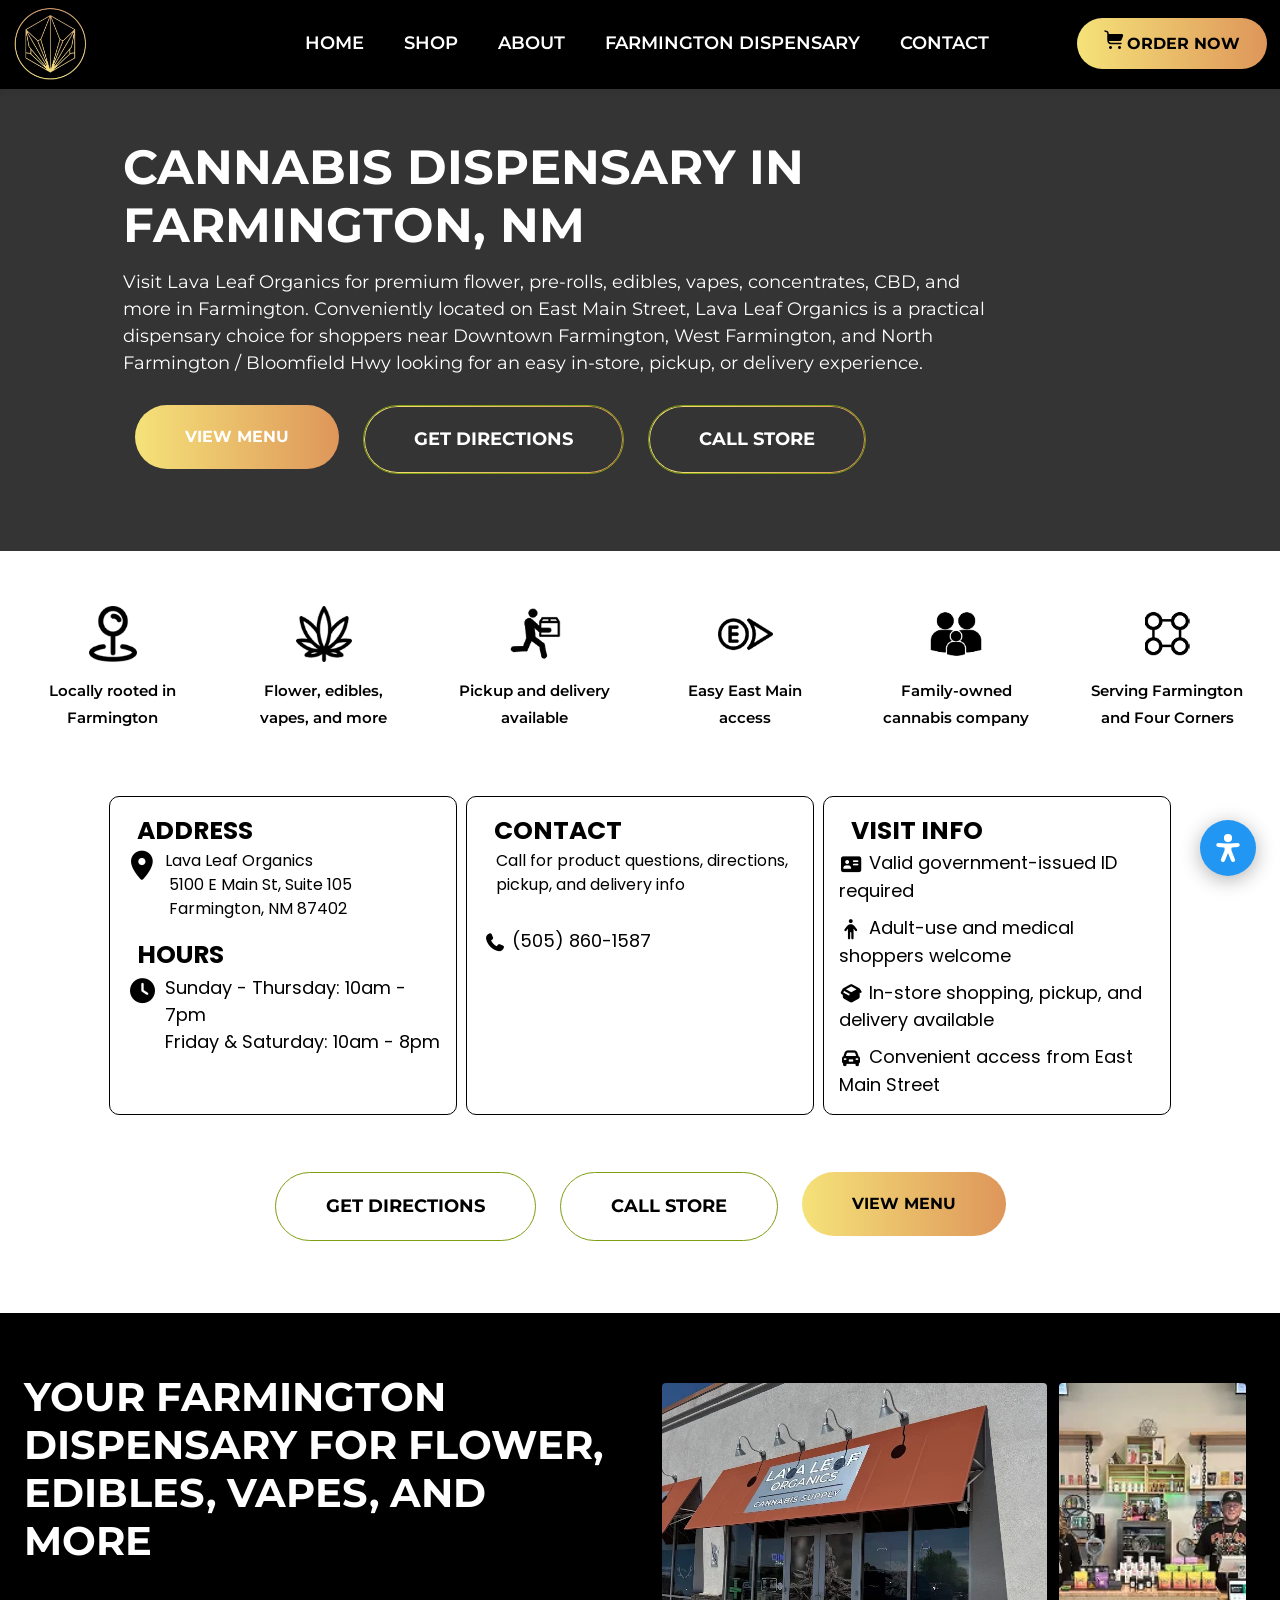
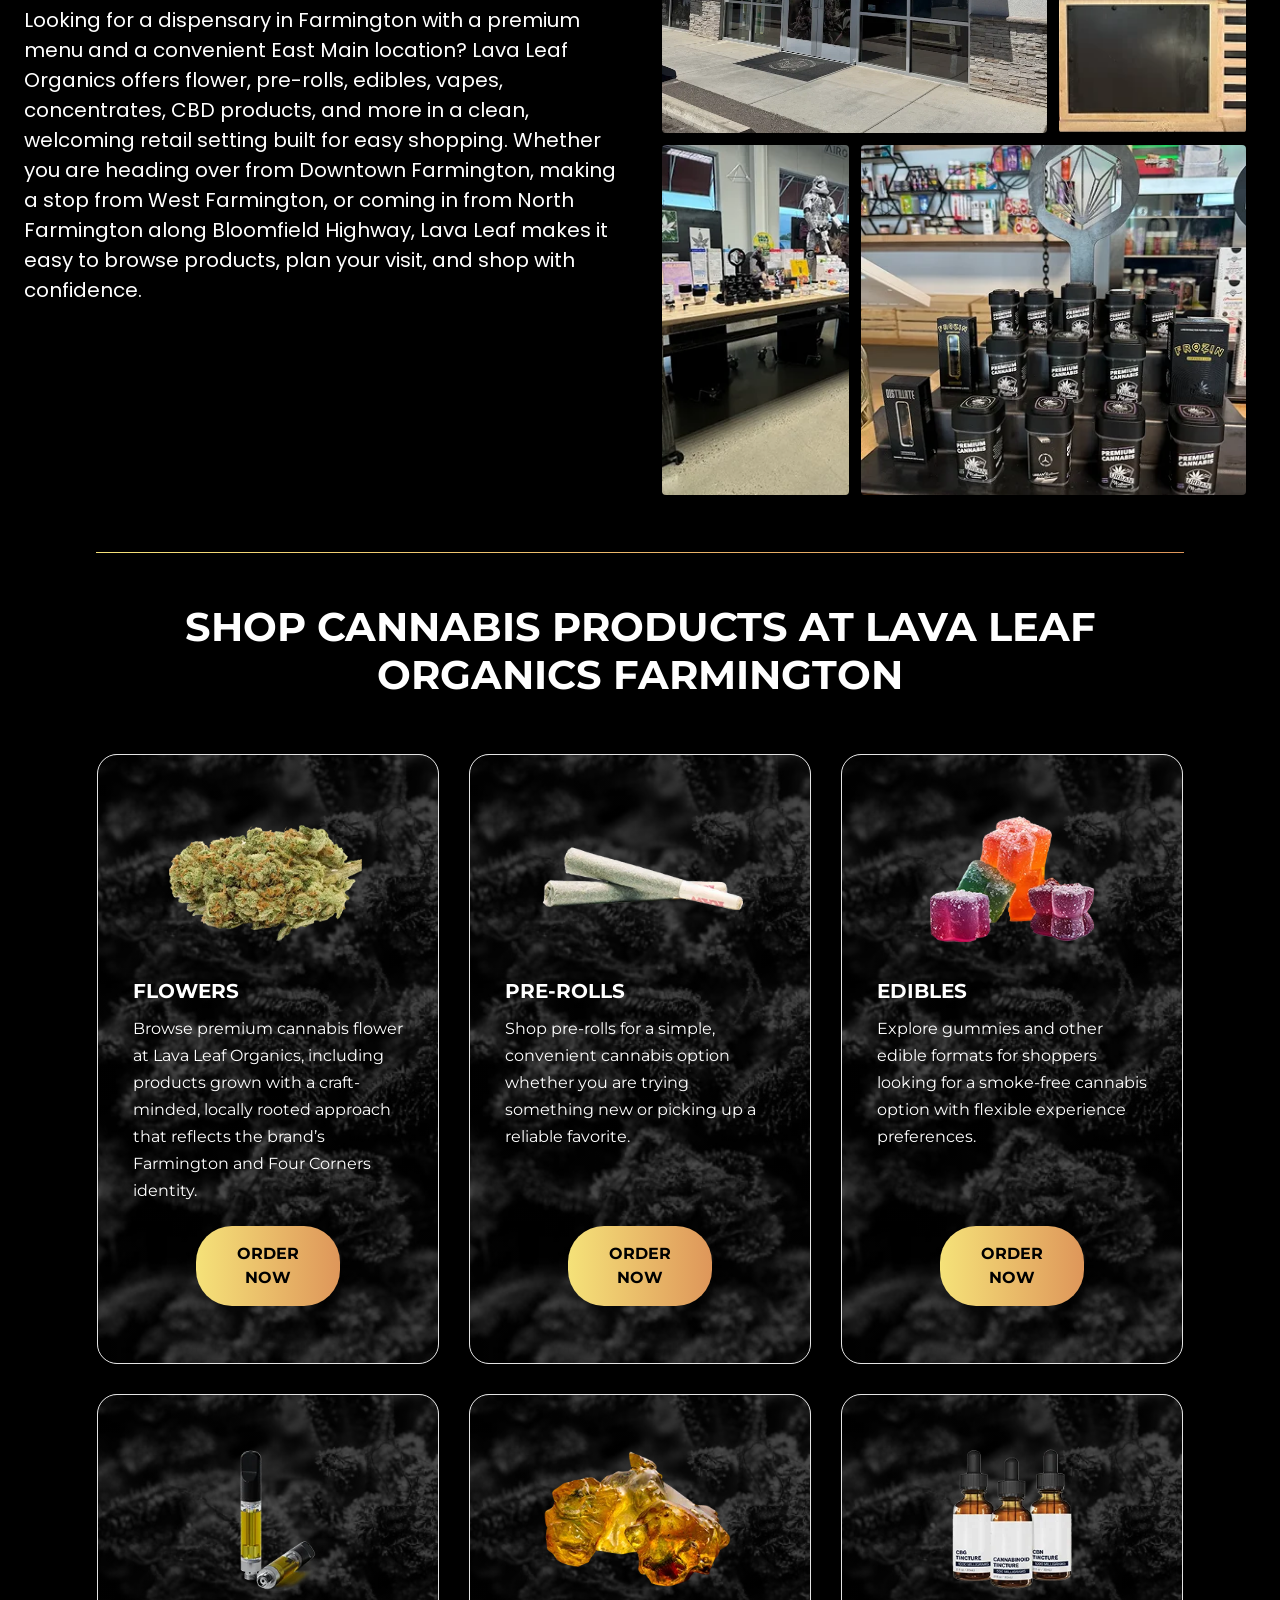
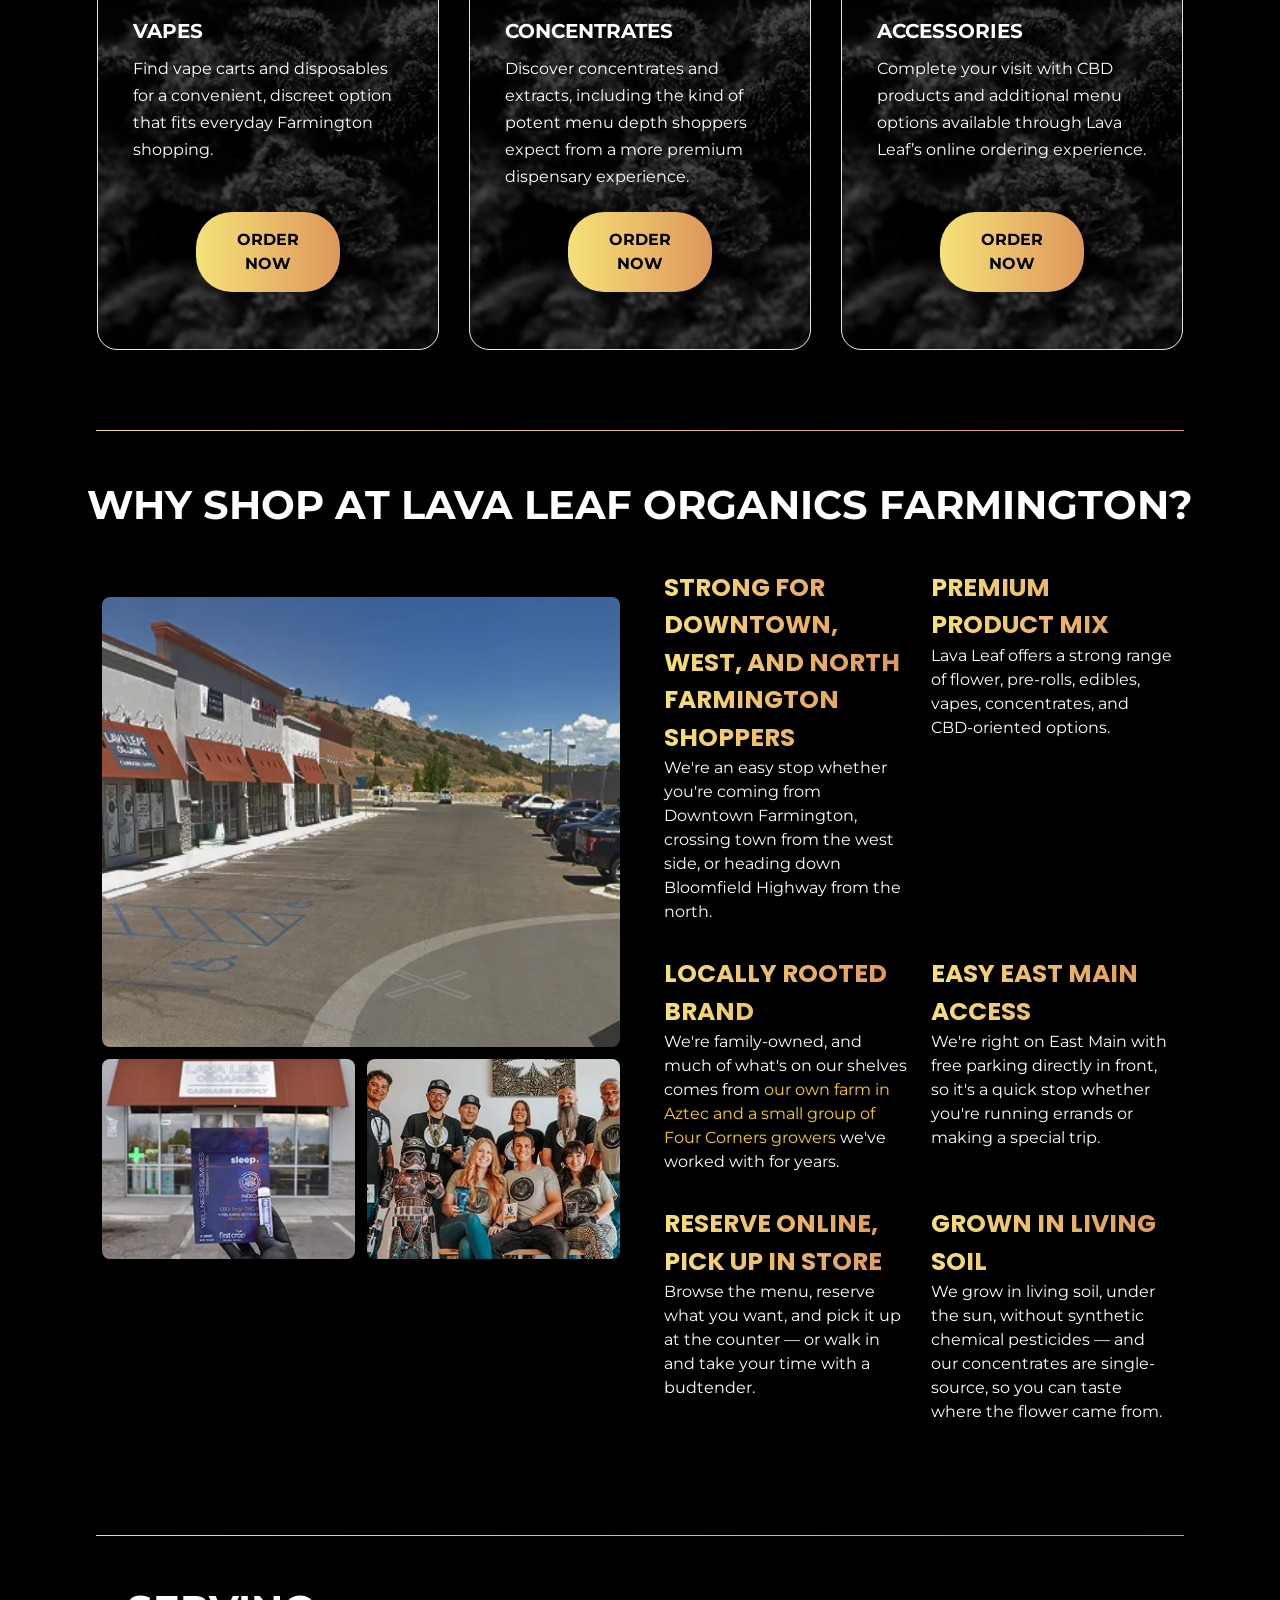
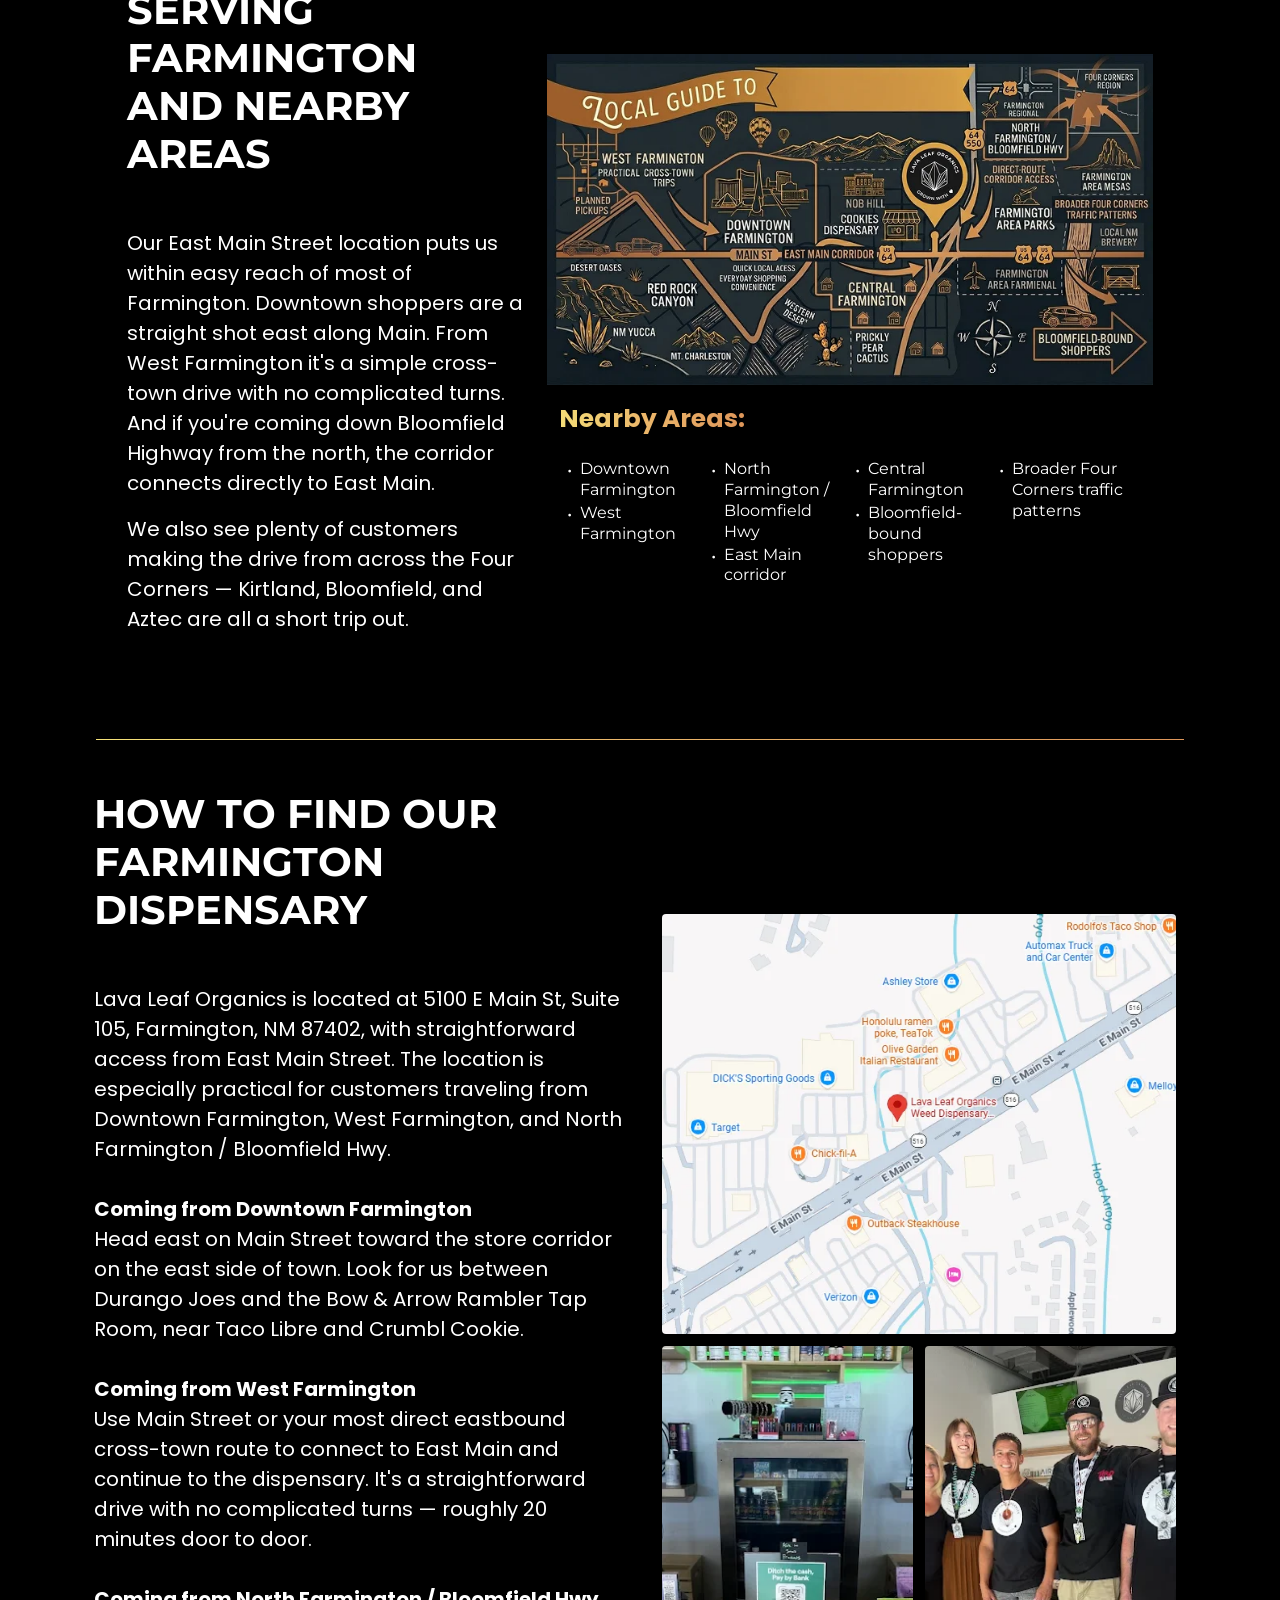
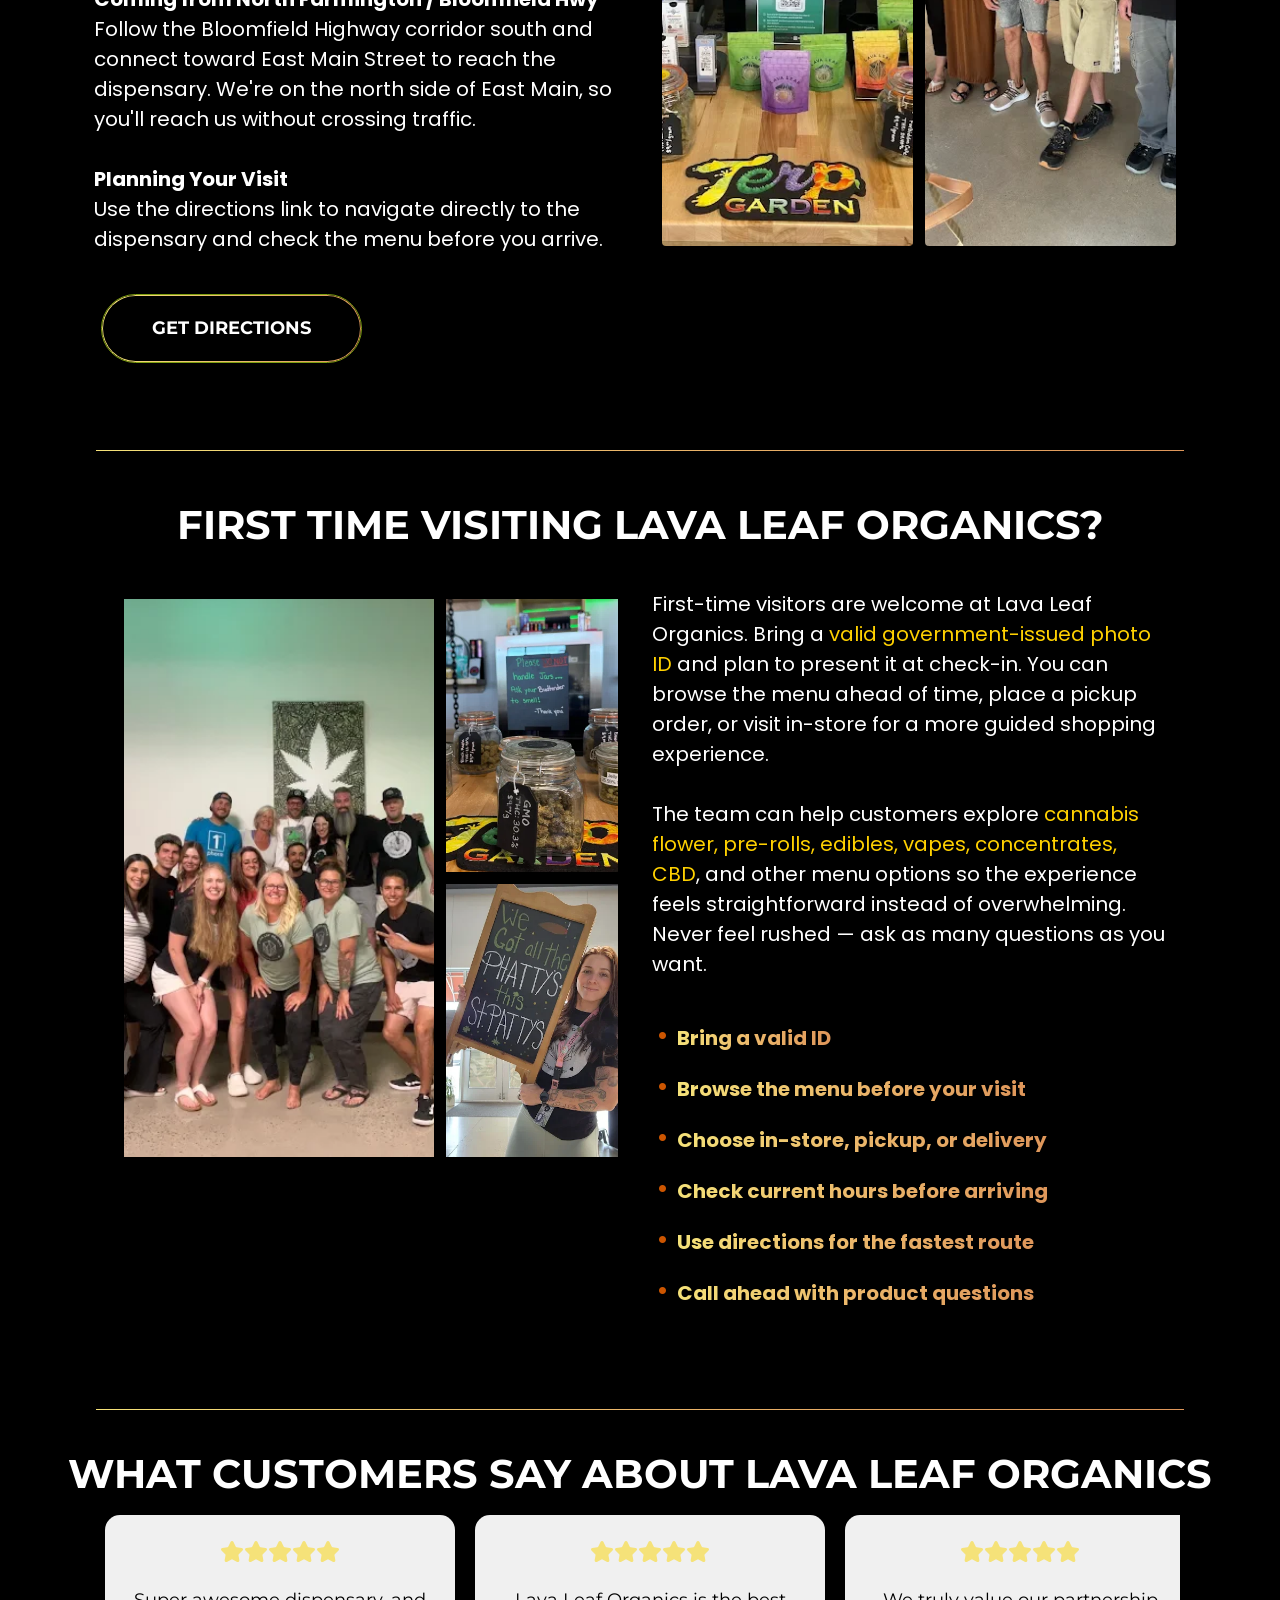
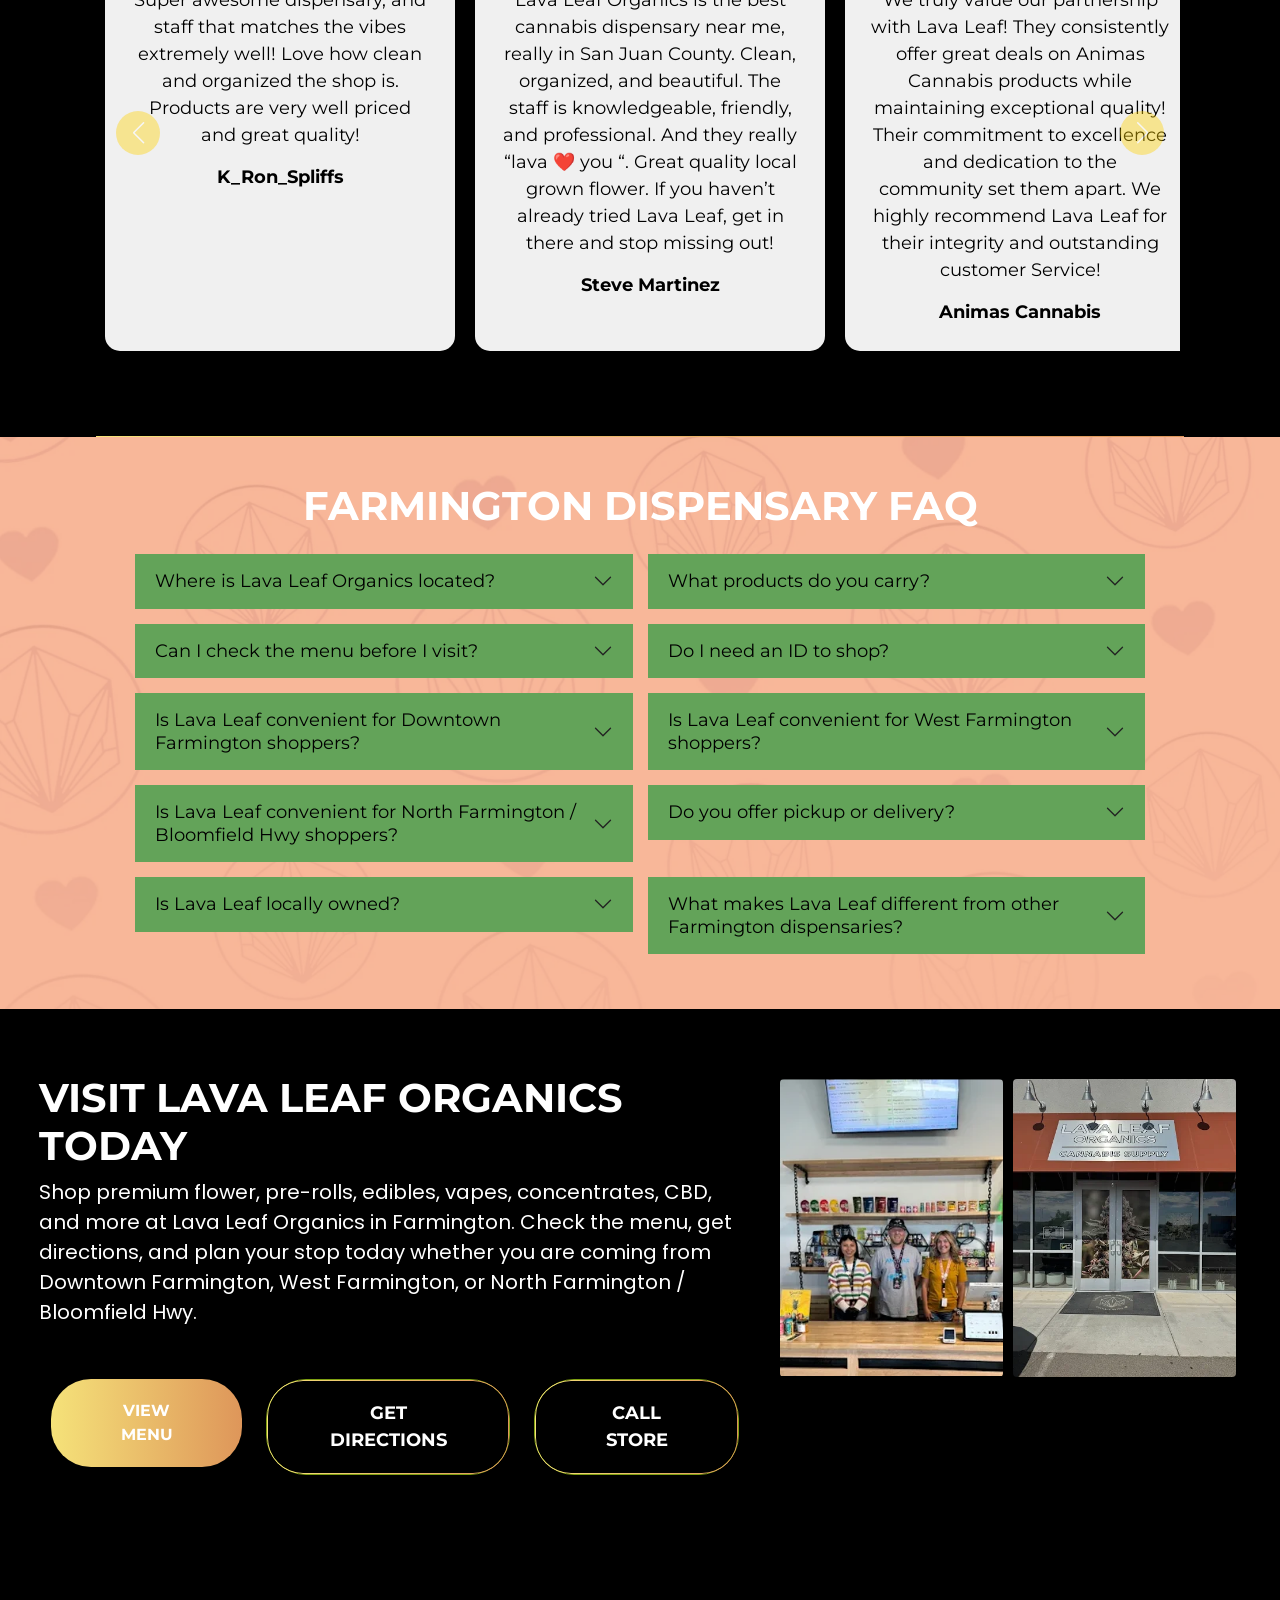
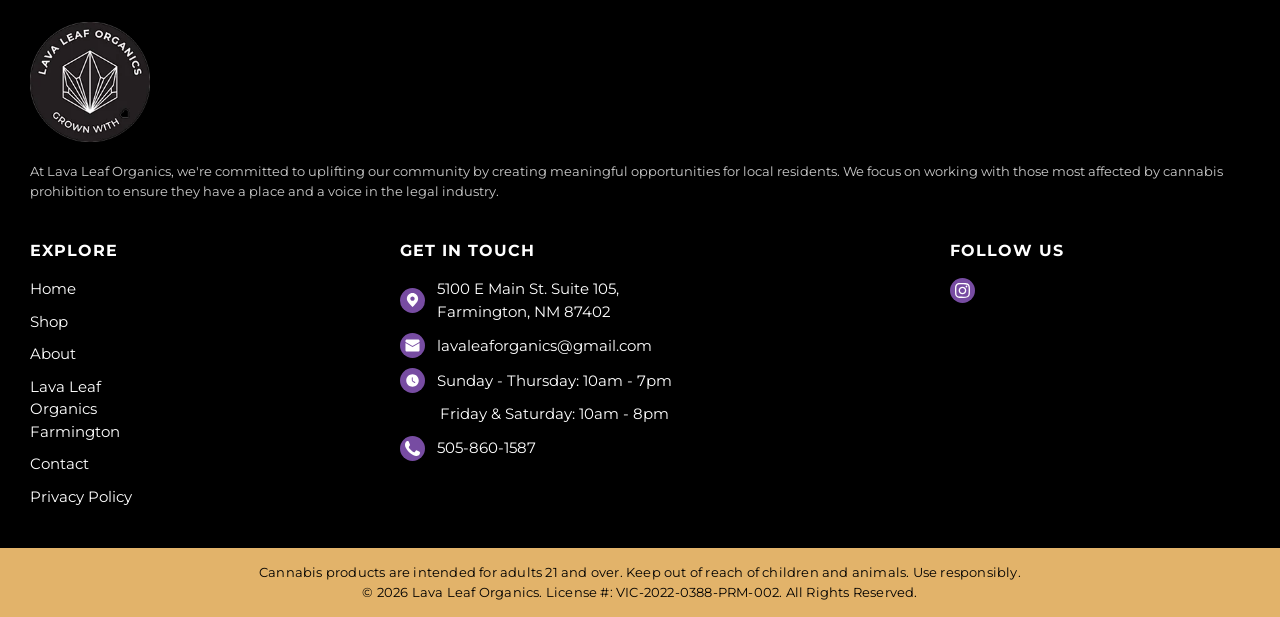
<file: farmington-nm-dispensary.html>
<!DOCTYPE html><html lang="en"><head>
<meta name="referrer" content="no-referrer">
<script>
/* =====================================================================
   STATIC-PREVIEW NETWORK GUARD (added at publish; not part of the source site)
   Loaded FIRST so every later caller sees the wrapped transports.
   Guards the TRANSPORT, not each caller: the client's production URLs are
   injected as inline config (Defaults.*, __SG_TRACK__) and consumed by other
   files, so a per-file guard can never cover them.
   Scope: blocks PROGRAMMATIC off-origin requests (fetch / XHR / sendBeacon).
   It does NOT block user-initiated NAVIGATION - nav links still go to the real
   site, which is intended for a preview and documented in README.md.
   ===================================================================== */
(function () {
  var ORIGIN = location.origin;
  var ALLOW = ['maps.googleapis.com','maps.gstatic.com','places.googleapis.com','fonts.googleapis.com','fonts.gstatic.com'];
  function isForeign(u) {
    try {
      var x = new URL(u, document.baseURI);
      if (x.origin === ORIGIN) return false;
      return ALLOW.indexOf(x.hostname) === -1;
    } catch (e) { return true; }
  }
  function note(u) { try { console.warn('[static-preview] blocked off-origin request:', String(u)); } catch (e) {} }
  var _fetch = window.fetch;
  if (_fetch) {
    window.fetch = function (input, init) {
      var u = (input && typeof input === 'object' && 'url' in input) ? input.url : input;
      if (isForeign(u)) { note(u); return Promise.reject(new TypeError('Static preview: off-origin request blocked')); }
      return _fetch.apply(this, arguments);
    };
  }
  var _open = XMLHttpRequest.prototype.open;
  XMLHttpRequest.prototype.open = function (method, url) {
    if (isForeign(url)) { note(url); this.__previewBlocked = true; return _open.call(this, method, 'about:blank'); }
    return _open.apply(this, arguments);
  };
  var _send = XMLHttpRequest.prototype.send;
  XMLHttpRequest.prototype.send = function () { if (this.__previewBlocked) return; return _send.apply(this, arguments); };
  if (navigator.sendBeacon) {
    var _b = navigator.sendBeacon.bind(navigator);
    navigator.sendBeacon = function (u, d) { if (isForeign(u)) { note(u); return false; } return _b(u, d); };
  }
})();
</script>
<meta charset="UTF-8"><meta content="width=device-width, initial-scale=1, maximum-scale=6, shrink-to-fit=no" name="viewport"> <title>UNOFFICIAL PREVIEW — Cannabis &amp; Weed Dispensary in Farmington, NM | Lava Leaf</title><meta name="description" content="Unofficial static development copy of a single page, published for build review. Not the official Lava Leaf Organics site; the real site is https://lavaleaforganics.com/"> <meta property="og:title" content="UNOFFICIAL STATIC PREVIEW — not the Lava Leaf Organics website"> <meta property="og:type" content="website"> <meta property="og:url" content="https://sgencms.github.io/client-lavaleaforganics/farmington-nm-dispensary.html"> <meta property="og:site_name" content="SGENCMS static preview (unaffiliated development copy)"> <meta property="og:description" content="An unaffiliated, non-interactive development copy of a single page, captured for build review. This is NOT the official Lava Leaf Organics website. The real site is https://lavaleaforganics.com/"> <meta name="twitter:card" content="summary"> <meta name="twitter:title" content="UNOFFICIAL STATIC PREVIEW — not the Lava Leaf Organics website"> <meta name="twitter:description" content="An unaffiliated, non-interactive development copy of a single page, captured for build review. This is NOT the official Lava Leaf Organics website."> <meta name="robots" content="noindex, nofollow, noarchive, nosnippet"> <meta name="sgen_version" content="SGEN v1.0"> <link rel="canonical" href="https://lavaleaforganics.com/farmington-nm-dispensary"><link fetchpriority="high" rel="preload" as="image" href="assets/in-pages/Lava_Leaf_Logo.webp"><link fetchpriority="high" rel="preload" as="image" href="assets/in-pages/Legacy_Dispensary_Age_Gate1.webp"> <link rel="preconnect" href="https://fonts.googleapis.com"> <link rel="preconnect" href="https://fonts.gstatic.com" crossorigin=""> <link rel="icon" type="image/x-icon" href="assets/in-pages/Lava_Leaf_Logo.webp"> <link rel="preload" as="style" href="https://fonts.googleapis.com/css2?family=Montserrat:ital,wght@0,300;0,400;0,500;0,600;0,700;0,800;0,900;1,300;1,400;1,500;1,600;1,700;1,800;1,900&amp;display=swap" onload="this.onload=null;this.rel='stylesheet'"> <noscript><link href="https://fonts.googleapis.com/css2?family=Montserrat:ital,wght@0,300;0,400;0,500;0,600;0,700;0,800;0,900;1,300;1,400;1,500;1,600;1,700;1,800;1,900&amp;display=swap" rel="stylesheet" type="text/css" /></noscript><link rel="preload" as="style" href="https://fonts.googleapis.com/css2?family=Open+Sans:ital,wght@0,300;0,400;0,500;0,600;0,700;0,800;0,900;1,300;1,400;1,500;1,600;1,700;1,800;1,900&amp;display=swap" onload="this.onload=null;this.rel='stylesheet'"> <noscript><link href="https://fonts.googleapis.com/css2?family=Open+Sans:ital,wght@0,300;0,400;0,500;0,600;0,700;0,800;0,900;1,300;1,400;1,500;1,600;1,700;1,800;1,900&amp;display=swap" rel="stylesheet" type="text/css" /></noscript>    <noscript></noscript>  <noscript></noscript>  <noscript></noscript><!-- schema.org JSON-LD removed at publish: it asserted the client's business identity from a preview host. Not rendered. --><script>var Defaults={base_url:'',admin_url:'',age_verification_expiry:'1',current_url:'',};</script><!-- schema.org JSON-LD removed at publish: it asserted the client's business identity from a preview host. Not rendered. --><script>(function(){var STAGE_PADDING=100;var SELECTOR='#sg-card-items-iioh5';function applyOnce(){var cont=document.querySelector(SELECTOR)||document.querySelector('.sg-card-items.sgen--blocks_carousel');if(!cont||!cont.swiper)return false;var sw=cont.swiper;var w=cont.getBoundingClientRect().width;var cardW=w-2*STAGE_PADDING;if(cardW<80)cardW=w*0.7;var spv=w/cardW;sw.params.breakpoints={0:{slidesPerView:spv,centeredSlides:false,spaceBetween:0,slidesOffsetBefore:STAGE_PADDING,slidesOffsetAfter:STAGE_PADDING,speed:500,autoplay:false,loop:false},576:{slidesPerView:2,centeredSlides:false,spaceBetween:0,slidesOffsetBefore:0,slidesOffsetAfter:0,speed:500,autoplay:false,loop:false},768:{slidesPerView:3,centeredSlides:false,spaceBetween:0,slidesOffsetBefore:0,slidesOffsetAfter:0,speed:500,autoplay:false,loop:false},992:{slidesPerView:6,centeredSlides:false,spaceBetween:15,slidesOffsetBefore:0,slidesOffsetAfter:0,speed:500,autoplay:false,loop:false}};sw.currentBreakpoint=false;sw.setBreakpoint();sw.slideTo(0,0);sw.setTranslate(0);sw.update();return true}var tries=0;var poll=setInterval(function(){tries++;var ok=applyOnce();if(tries>=40)clearInterval(poll)},250);window.addEventListener('load',function(){setTimeout(applyOnce,300)});var t;window.addEventListener('resize',function(){clearTimeout(t);t=setTimeout(applyOnce,150)})})();</script><!-- schema.org JSON-LD removed at publish: it asserted the client's business identity from a preview host. Not rendered. --> <!-- window.__SG_TRACK__ (SGEN analytics config POSTing to the client's /sg-collect) removed at publish. --><script>window.__SG404__={"url":"https://lavaleaforganics.com/sg-collect-404","is404":false,"path":""};</script>



<link rel="preload" as="style" href="https://fonts.googleapis.com/css2?family=Poppins:ital,wght@0,300;0,400;0,500;0,600;0,700;0,800;0,900;1,300;1,400;1,500;1,600;1,700;1,800;1,900&amp;display=swap" onload="this.onload=null;this.rel='stylesheet'">
<noscript> <link href="https://fonts.googleapis.com/css2?family=Poppins:ital,wght@0,300;0,400;0,500;0,600;0,700;0,800;0,900;1,300;1,400;1,500;1,600;1,700;1,800;1,900&display=swap" rel="stylesheet" type="text/css" /> </noscript>

















<link rel="preload" as="image" href="assets/in-pages/Lava_Leaf_Logo-2.webp" fetchpriority="high">
<link rel="preload" as="image" href="assets/in-pages/Artboard_1.webp" fetchpriority="high">
<link rel="preload" as="image" href="assets/in-pages/f111.webp" fetchpriority="high">

<link rel="stylesheet" href="chrome.css">

<style>/* === inline inline-0 === */
@font-face{font-family:Manrope;font-display:swap;font-weight:600;src:url(sites/sgen_lavaleaforganics_com/uploads/2025/04/Manrope_SemiBold.ttf) format("truetype")}@font-face{font-family:Manrope;font-display:swap;font-weight:700;src:url(sites/sgen_lavaleaforganics_com/uploads/2025/04/Manrope_Bold.ttf) format("truetype")}@font-face{font-family:Manrope;font-display:swap;font-weight:800;src:url(sites/sgen_lavaleaforganics_com/uploads/2025/04/Manrope_ExtraBold.ttf) format("truetype")}@font-face{font-family:Manrope;font-display:swap;font-weight:400;src:url(sites/sgen_lavaleaforganics_com/uploads/2025/04/Manrope_Regular.ttf) format("truetype")}@font-face{font-family:Manrope;font-display:swap;font-weight:200;src:url(sites/sgen_lavaleaforganics_com/uploads/2025/04/Manrope_ExtraLight.ttf) format("truetype")}

</style>
<style>/* === inline inline-1 === */
@font-face{font-family:"Avenir LT Std";font-display:swap;font-weight:500;src:url(sites/sgen_lavaleaforganics_com/uploads/2025/04/AvenirLTStd_Roman.ttf) format("truetype")}

</style>
<style>/* === inline inline-2 === */
@font-face{font-family:Ubuntu;font-display:swap;font-weight:normal;src:url(sites/sgen_lavaleaforganics_com/uploads/2026/06/ubuntu-bold.ttf) format("truetype")}

</style>
<style>/* === inline inline-3 === */
@font-face{font-family:"New Montserrat";font-display:swap;font-weight:normal;src:url(sites/sgen_lavaleaforganics_com/uploads/2026/06/montserrat-variablefont_wght.ttf) format("truetype")}

</style>
<style>/* === inline inline-4 === */
:root{--sgen-acc-btn-bg:#2196f3;--sgen-acc-btn-color:#fff}

</style>
<style>/* === inline inline-5 === */
:root{--body-font-size:18px;--body-font-family:Montserrat;--headings_1-font-size:60px;--headings_1-font-family:Montserrat;--headings_2-font-size:46px;--headings_2-font-family:Montserrat;--headings_3-font-size:36px;--headings_3-font-family:Montserrat;--headings_4-font-size:24px;--headings_4-font-family:Montserrat;--headings_5-font-size:20px;--headings_5-font-family:Montserrat;--headings_6-font-size:18px;--headings_6-font-family:Montserrat;--button-font-size:18px;--button-padding-y:10px;--button-padding-x:25px;--button-radius:25px;--color-body:#fff;--color-text:#000;--color-accent:#ffd100;--color-accent-rgb:255,209,0;--color-accent_hover:#ffd100;--color-primary:#f5e279;--color-primary-rgb:245,226,121;--color-primary_hover:#f5e279;--color-secondary:#de965a;--color-secondary-rgb:222,150,90;--color-secondary_hover:#de965a;--color-success:#57d367;--color-success-rgb:87,211,103;--color-success_hover:var(--color-success);--color-info:#2dcfe9;--color-info-rgb:45,207,233;--color-info_hover:var(--color-info);--color-warning:#e9af43;--color-warning-rgb:233,175,67;--color-warning_hover:var(--color-warning);--color-danger:#fd7379;--color-danger-rgb:253,115,121;--color-danger_hover:var(--color-danger);--color-light:#fff;--color-light-rgb:255,255,255;--color-light_hover:var(--color-light);--color-dark:#000;--color-dark-rgb:0,0,0;--color-dark_hover:var(--color-dark)}.container{max-width:1199px}section,.section{padding-top:50px;padding-right:0;padding-bottom:50px;padding-left:0}.btn{font-family:Montserrat;font-display:swap;font-size:18px;border-width:1px;padding-top:10px;padding-right:25px;padding-bottom:10px;padding-left:25px;border-top-left-radius:25px;border-top-right-radius:25px;border-bottom-right-radius:25px;border-bottom-left-radius:25px}.btn.btn-accent{color:#000;background-color:var(--color-accent);border-color:var(--color-accent)}.btn.btn-outline-accent{color:var(--color-accent);border-color:var(--color-accent)}.btn.btn-accent:hover{color:#000;background:var(--color-accent_hover);border-color:var(--color-accent_hover)}.btn.btn-outline-accent:hover{color:#000;background:var(--color-accent_hover);border-color:var(--color-accent_hover)}.btn.btn-primary{color:#fff;background-color:#7e9f11}.btn.btn-outline-primary{color:#7e9f11}.btn.btn-primary:hover{color:#fff;background:#94ba14;border-color:var(--color-primary_hover)}.btn.btn-outline-primary:hover{color:#fff;background:#94ba14;border-color:var(--color-primary_hover)}.btn.btn-secondary{color:#829d28;background-color:transparent;border-color:#7e9f11}.btn.btn-outline-secondary{color:transparent;border-color:#7e9f11}.btn.btn-secondary:hover{color:#6a8409;background:#f8fff0;border-color:#94ba14}.btn.btn-outline-secondary:hover{color:#6a8409;background:#f8fff0;border-color:#94ba14}.btn.btn-success{color:#000;background-color:var(--color-success);border-color:var(--color-success)}.btn.btn-outline-success{color:var(--color-success);border-color:var(--color-success)}.btn.btn-success:hover{color:#000;background:var(--color-success_hover);border-color:var(--color-success_hover)}.btn.btn-outline-success:hover{color:#000;background:var(--color-success_hover);border-color:var(--color-success_hover)}.btn.btn-info{color:#000;background-color:var(--color-info);border-color:var(--color-info)}.btn.btn-outline-info{color:var(--color-info);border-color:var(--color-info)}.btn.btn-info:hover{color:#000;background:var(--color-info_hover);border-color:var(--color-info_hover)}.btn.btn-outline-info:hover{color:#000;background:var(--color-info_hover);border-color:var(--color-info_hover)}.btn.btn-warning{color:#000;background-color:var(--color-warning);border-color:var(--color-warning)}.btn.btn-outline-warning{color:var(--color-warning);border-color:var(--color-warning)}.btn.btn-warning:hover{color:#000;background:var(--color-warning_hover);border-color:var(--color-warning_hover)}.btn.btn-outline-warning:hover{color:#000;background:var(--color-warning_hover);border-color:var(--color-warning_hover)}.btn.btn-danger{color:#000;background-color:var(--color-danger);border-color:var(--color-danger)}.btn.btn-outline-danger{color:var(--color-danger);border-color:var(--color-danger)}.btn.btn-danger:hover{color:#000;background:var(--color-danger_hover);border-color:var(--color-danger_hover)}.btn.btn-outline-danger:hover{color:#000;background:var(--color-danger_hover);border-color:var(--color-danger_hover)}.btn.btn-light{color:#000;background-color:var(--color-light);border-color:var(--color-light)}.btn.btn-outline-light{color:var(--color-light);border-color:var(--color-light)}.btn.btn-light:hover{color:#000;background:var(--color-light_hover);border-color:var(--color-light_hover)}.btn.btn-outline-light:hover{color:#000;background:var(--color-light_hover);border-color:var(--color-light_hover)}.btn.btn-dark{color:#FFF;background-color:var(--color-dark);border-color:var(--color-dark)}.btn.btn-outline-dark{color:var(--color-dark);border-color:var(--color-dark)}.btn.btn-dark:hover{color:#FFF;background:var(--color-dark_hover);border-color:var(--color-dark_hover)}.btn.btn-outline-dark:hover{color:#FFF;background:var(--color-dark_hover);border-color:var(--color-dark_hover)}header#masterhead{font-family:Montserrat;font-display:swap;background-color:#000;color:#fff}footer#masterfoot{font-family:Montserrat;font-display:swap;background-color:#000;color:#fff}.section.section-footer-top{background-color:#f5f5f5;color:#121212}.copyright{font-family:"Open Sans";font-display:swap;background-color:#000;color:#fff}.sticky-mobile-ctas{background-color:#fff}

</style>
<style>/* === inline inline-6 === */
.sg-navbar.sg-navbar-expand-md{text-transform:uppercase!important;font-weight:600!important}

</style>
<style>/* === inline inline-7 === */
#comp_mpw47mnd00ypt,#comp_mpw76mv1g5sp2{padding:1px!important}.sg-navbar-brand{display:flex}

</style>
<style>/* === inline inline-8 === */
.accordion{font-family:Montserrat,sans-serif!important}.sg-accordion-button span{font-family:Montserrat,sans-serif!important}#iq9r4 ul.sgb-iconlists-items .icon{color:black!important}@media (max-width:575px){#i0teb4 .sg-accordion{padding-left:20px;padding-right:20px}#ilmpp .gallery-container{padding-left:20px;padding-right:20px}#ib14r6,#ihzer,#il9j8,#i8bo7,#i1gac,#i6c1kq,#i8ambk,#i5pm0f,#igg07g,#i64str,#ibdos,#igymy,#ip0ua,#iuvrj,#i63xc{font-size:32px!important}#ihq65,#il0ci,#ilva2p{gap:0!important}#masterhead>div>div{margin:0!important;padding-left:20px;padding-right:20px}#igg07g{margin-bottom:20px!important}#gallery-items-ib6qtx .swiper-slide{width:calc((100% - 15px) / 2)!important;height:auto!important;margin-right:15px!important}#gallery-items-ib6qtx .swiper-slide:last-child{margin-right:0!important}#gallery-items-ib6qtx .gallery-item-image .thumb,#gallery-items-ib6qtx .gallery-item-image>a{width:100%!important;display:block!important}#gallery-items-ib6qtx .gallery-item-image img{width:100%!important;height:auto!important;aspect-ratio:3 / 4!important;object-fit:cover!important;display:block!important}}@media (max-width:767px){#swiper-wrapper-02fdf7bdcdce637a{transform:none!important;display:flex!important;flex-wrap:nowrap!important;gap:8px}#swiper-wrapper-02fdf7bdcdce637a .swiper-slide{width:calc((100% - 8px) / 2)!important;flex:0 0 calc((100% - 8px) / 2)!important;margin:0!important}#swiper-wrapper-02fdf7bdcdce637a .gallery-item-image,#swiper-wrapper-02fdf7bdcdce637a .gallery-item-image>a,#swiper-wrapper-02fdf7bdcdce637a .gallery-item-image .thumb{width:100%!important;display:block!important}#swiper-wrapper-02fdf7bdcdce637a .gallery-item-image img{width:100%!important;height:auto!important;aspect-ratio:3 / 4!important;object-fit:cover!important;display:block!important}}.sticky-mobile-ctas{position:fixed!important;left:0!important;right:0!important;top:auto!important;bottom:0!important;bottom:env(safe-area-inset-bottom,0px)!important;transition:transform .25s ease,opacity .25s ease!important;will-change:transform;transform:translateZ(0);backface-visibility:hidden}@media (max-width:767px){html,body{overflow-x:hidden!important;max-width:100%!important}.hc-testimonial-track{max-width:100%}#hc-testimonial-track{overflow:hidden}}

</style>
<style>/* === inline inline-9 === */
.legacy-dispensary-products-ilned{display:grid;grid-template-columns:52% 47%;gap:15px;width:90%;max-width:1638px;margin-left:auto;margin-right:auto;justify-content:center}.product-card-ilned{position:relative;border-radius:12px;overflow:hidden;color:white;padding:25px;display:flex;flex-direction:column;justify-content:space-between}.product-card-ilned::before{content:'';position:absolute;top:0;left:0;width:100%;height:100%;background:linear-gradient(90deg,#F5E279 0,#DE965A 100%);background-size:cover;background-position:center;z-index:-2}.flower-card-ilned{grid-column:1;grid-row:1;height:528px;width:100%;}.product-cards-right-ilned{grid-column:2;display:flex;flex-direction:column;gap:15px;height:528px;width:100%}.preroll-card-ilned{height:252px}.small-cards-container-ilned{display:grid;grid-template-columns:1fr 1fr;gap:15px;flex-grow:1}.small-card-ilned{height:261px}.content-ilned{position:relative;z-index:1;display:flex;flex-direction:column;justify-content:center;height:100%;align-items:center;width:60%}.text-ilned{font-family:Montserrat,sans-serif;font-weight:900;font-size:clamp(22px,1.8vw,40px);text-transform:uppercase;margin:0;position:relative;padding-bottom:10px;color:#000}.description-ilned{font-family:Montserrat,sans-serif;font-weight:400;font-size:min(max(0.8rem,1vw),1rem);color:#000;margin:0;padding-bottom:10px;position:relative;text-align:center;width:1400px!important}.order-btn-ilned{background-color:#000;color:white;border:0;padding:min(max(0.7rem,3vw),1rem);border-radius:36px;font-size:min(max(1rem,3vw),1rem);font-weight:700;font-family:Montserrat,sans-serif;text-align:center;text-transform:uppercase;cursor:pointer;width:min(max(11rem,50%),9rem)}.product-img-ilned{position:absolute;right:0;bottom:0;z-index:0;object-fit:contain;max-width:100%;transition:all 5s}.product-card-ilned:hover .product-img-ilned{transform:scale(1.2)}@media screen and (max-width:1680px){.legacy-dispensary-products-ilned{width:95%}.flower-card-ilned,.product-cards-right-ilned{height:500px}.preroll-card-ilned{height:240px}.small-card-ilned{height:245px}}@media screen and (max-width:1440px){.legacy-dispensary-products-ilned{width:95%}.flower-card-ilned,.product-cards-right-ilned{height:460px}.preroll-card-ilned{height:220px}.small-card-ilned{height:225px}}@media screen and (max-width:1200px){.legacy-dispensary-products-ilned{width:98%}.flower-card-ilned,.product-cards-right-ilned{height:420px}.preroll-card-ilned{height:200px}.small-card-ilned{height:205px}}@media screen and (max-width:768px){.legacy-dispensary-products-ilned{grid-template-columns:1fr}.flower-card-ilned{grid-column:1;grid-row:auto;height:400px}.product-cards-right-ilned{grid-column:1}.small-cards-container-ilned{grid-template-columns:1fr}.small-card-ilned{height:200px}.text-ilned{font-size:clamp(20px,4vw,28px)}.product-img-ilned{max-width:40%!important}}@media screen and (max-width:480px){.flower-card-ilned{height:300px}.preroll-card-ilned,.small-card-ilned{height:180px}.text-ilned{font-size:20px}.order-btn-ilned{padding:8px 20px;font-size:14px}}

</style>
<style>/* === inline inline-10 === */
#im21k{background:linear-gradient(90deg,#F5E279 0,#EBB66A 50%,#DE965A 100%);-webkit-background-clip:text;background-clip:text;color:transparent!important;text-transform:uppercase;display:inline-block}

</style>
<style>/* === inline inline-11 === */
:root{--header-color:#000;--sg-color-text-primary:#fff;--accent-color:#F5E279;--hover-color:#F5E279;--logo-size:82px;--nav-font-size:18px;--button-padding:.75rem 1.5rem}header#masterhead{background-color:#000}header#masterhead .primary-navbar .navbar{padding-left:1.25rem!important}@media only screen and (max-width:1200px){header#masterhead{height:128px}.primary-navbar .navbar{min-height:128px}}#masterhead>div>div{max-width:none}header#masterhead .primary-navbar.primary-navbar--theme_header_kolas .navbar-wrapper>*{padding:0;flex:none;text-transform:uppercase}#mobile-nav>.inner{background-color:var(--sg-color-dark);width:100%}#mobile-nav>.inner .site-img-logo>img{width:207px;height:207px}#mobile-nav.slideNav.open>.inner{background-color:rgba(13,13,13,1);background-size:cover;background-position:bottom center!important;background:url(assets/in-pages/Age_Gate_Background___1920.webp)}#mobile-nav>.inner>.navi>ul.nav li a:hover{background-color:var(--sg-color-primary);color:var(--sg-color-body)!important}.navbar-wrapper{display:flex;align-items:center;justify-content:space-between;flex-wrap:nowrap;width:100%}.navbar-brand{margin-right:auto}.item-navigations{flex-grow:1;display:flex;justify-content:center;align-items:center}.item-ctas{display:flex;justify-content:flex-end;align-items:center}#masterhead>div>div>nav>div>div.item.item-ctas>ul>li{padding-right:15px}.nav-link{font-family:Montserrat,sans-serif;font-weight:600;font-size:var(--nav-font-size);line-height:102%;letter-spacing:0;text-align:center;vertical-align:middle;color:white!important}.nav-link:hover{color:var(--hover-color)!important}.navbar-brand img,.site-img-logo img{width:var(--logo-size);height:var(--logo-size);object-fit:contain}.site-landing-wrapper>div>div>div.brand.mb-4>a>div>img{width:100%;height:100%}.mobile-toggler-burger{display:none;position:absolute;right:25px;top:35px;width:50px;height:50px;z-index:1000;background-color:transparent}.mobile-toggler-burger>span{height:7px;border-radius:30px}.navbar-toggler{margin-left:auto;margin-right:20px}#masterhead>div>div>nav>a.mobile-toggler-burger>span.top-bun{width:25px!important;margin-left:0}#masterhead>div>div>nav>a.mobile-toggler-burger>span.meat{width:50px;height:7px;margin:7px 0;border-radius:10px}#masterhead>div>div>nav>a.mobile-toggler-burger>span.bottom-bun{width:25px!important;margin-right:0}#mobile-nav .close{right:20px!important;top:20px;left:unset!important}.mobile-toggler-burger.close>span.meat{margin-top:-11px}#mobile-nav>.inner>.navi>ul.nav li>a,#mobile-nav>.inner>.navi>ul.nav li>.nav-link{border-bottom:none!important}#masterhead>div>div>nav>div>div.item.item-ctas>ul>li>a,#mobile-nav>div>div.ctas.mt-4>ul>li>a{font-size:18px}a.btn.btn-primary{background:linear-gradient(90deg,#F5E279 0,#DE965A 100%);color:#000;border:0;padding:min(max(0.7rem,3vw),1rem);border-radius:36px;font-size:min(max(1rem,3vw),1rem);font-weight:700;font-family:Montserrat,sans-serif;text-align:center;text-transform:uppercase;cursor:pointer;width:min(max(11rem,50%),9rem)}a.btn.btn-light.btn--no{background:linear-gradient(90.03deg,#FFF .03%,#DE965A 146.43%);border:3px solid transparent;color:#000;padding:14.5px 27px!important;text-transform:uppercase;border-radius:36px!important;font-weight:700}a.btn.btn-primary.btn--yes{background:linear-gradient(90deg,#F5E279 0,#DE965A 100%);color:#000;border:0;padding:14.5px 27px!important;border-radius:36px}.sg_age-verification>.inner .actions>.btn{font-size:18px;min-width:179px!important;min-height:63px!important;line-height:0;margin:0 25px 20px 25px}.view-menu-button,.get-direction-button{display:flex;align-items:center;justify-content:center;text-decoration:none;font-weight:700;text-align:center;transition:all .3s;gap:10px;font-family:Montserrat,sans-serif;cursor:pointer;width:auto;height:auto;border-radius:100px;font-size:22px}.view-menu-button{padding:20px 30px;background:linear-gradient(90deg,#F5E279 0,#DE965A 100%);color:#000;border:0}.get-direction-button{padding:20px 25px;background-color:transparent;color:#000;border:4px solid #000}.view-menu-button:hover,.get-direction-button:hover{transform:translateY(-5px);box-shadow:0 10px 20px rgba(0,0,0,.1)}.view-menu-button:hover{background-color:#333}.get-direction-button:hover{background-color:#f5f5f5}@media (max-width:575px){footer#masterfoot{padding-bottom:1px!important}.sg_age-verification>.inner .actions>.btn{margin:0 28px 20px 28px}.sg_age-verification>.inner h1{line-height:1.5!important}}.sg_age-verification{background:url(assets/in-pages/Age_Gate_Background___1920.webp);background-color:rgba(13,13,13,1);background-size:cover}.sg_age-verification:before{background-color:unset}.sg_age-verification>.inner{max-width:none}.sg_age-verification>.inner .actions>.btn{border-width:0!important}.sg_age-verification>.inner .actions>.btn>.btn--no{font-size:18px;border-width:0!important;margin:5px 20px;text-transform:uppercase}.site-landing-wrapper>div>div>div.brand.mb-4>a>div>img{width:60%;height:100%}#sgp_1.fancybox-content{padding:0}@media only screen and (max-width:575px){.sg_age-verification .site-img-logo img{max-height:none;width:70%}.sg_age-verification{background:url(assets/in-pages/Age_Gate_Background___1920.webp);background-position:40% 55%}}@media only screen and (max-width:1200px){:root{--nav-font-size:15px}}@media only screen and (max-width:768px){:root{--nav-font-size:14px}}@media only screen and (max-width:480px){:root{--nav-font-size:13px}}#masterhead>div>div>nav>div>div.item.item-ctas>ul>li>a{width:190px}@media only screen and (min-width:1921px){:root{--logo-size:82px;--nav-font-size:18px;--button-padding:.75rem 1.5rem}.navbar-wrapper{max-width:1800px;margin:0 auto}.navbar-nav .nav-item,.sg-site-navigation .nav-item{margin:0}}@media only screen and (min-width:1681px) and (max-width:1920px){:root{--logo-size:82px;--nav-font-size:18px;--button-padding:.75rem 1.5rem}.navbar-wrapper{max-width:1600px;margin:0 auto}.navbar-nav .nav-item,.sg-site-navigation .nav-item{margin:0}}@media only screen and (min-width:1441px) and (max-width:1680px){:root{--logo-size:80px;--nav-font-size:17px;--button-padding:.7rem 1.4rem}.navbar-wrapper{max-width:1400px;margin:0 auto}.navbar-nav .nav-item,.sg-site-navigation .nav-item{margin:0 8px}}@media only screen and (min-width:1201px) and (max-width:1440px){:root{--logo-size:75px;--nav-font-size:16px;--button-padding:.65rem 1.3rem}.navbar-wrapper{max-width:1180px;margin:0 auto}.navbar-nav .nav-item,.sg-site-navigation .nav-item{margin:0 5px}#masterhead>div>div>nav>div>div.item.item-ctas>ul>li>a{font-size:15px}}@media only screen and (min-width:574px) and (max-width:1200px){:root{--logo-size:70px;--nav-font-size:14px;--button-padding:.6rem 1.2rem}.navbar-nav .nav-item,.sg-site-navigation .nav-item{margin:0;padding:0!important}.item-navigations{padding:0 5px}#masterhead>div>div>nav>div>div.item.item-ctas>ul>li>a{font-size:14px}#io2pg{margin:0!important}#mobile-nav>.inner>.navi{margin-right:50px;margin-left:50px}#mobile-nav>.inner>.navi>ul.nav li a,#mobile-nav>.inner>.navi>ul.nav li .nav-link{padding:1em;text-align:center}.sg-site-navigation.navbar-nav>.nav-item{padding:0}.navi>ul:nth-child(1)>li:nth-child(7)>a:nth-child(1){border-bottom:unset!important}#mobile-nav .navbar-ctas .nav-cta-item>a{width:40%}.nav{text-align:center}@media only screen and (max-width:980px){.nav-link{font-family:Montserrat,sans-serif;font-weight:700;font-size:clamp(22px,3vw,25px);line-height:102%;letter-spacing:0;text-align:center;vertical-align:middle;text-transform:uppercase}.mobile-toggler-burger>span{margin:4px auto}#mobile-nav>.inner>.navi>ul.nav li a,#mobile-nav>.inner>.navi>ul.nav li .nav-link{padding:1em;text-align:center}.navbar-wrapper,.navbar-expand-md .navbar-collapse{display:none!important}.mobile-toggler-burger,.mobile-navbar-brand,.navbar-expand-md .navbar-toggler{display:block!important}a.mobile-toggler-burger{opacity:1!important;visibility:visible!important}.primary-navbar .navbar{padding:0!important}}}@media only screen and (max-width:574px){#mobile-nav>.inner>.navi>ul.nav li a,#mobile-nav>.inner>.navi>ul.nav li .nav-link{border-bottom:none}#mobile-toggler-burger>span{margin:4px auto}#mobile-nav>.inner>.navi{margin-right:50px;margin-left:50px}#mobile-nav>.inner>.navi>ul.nav li a,#mobile-nav>.inner>.navi>ul.nav li .nav-link{padding:1em;text-align:center}.sg-site-navigation.navbar-nav>.nav-item{padding:0}.nav-link{font-family:Montserrat,sans-serif;font-weight:700;font-size:clamp(22px,3vw,25px);line-height:102%;letter-spacing:0;text-align:center;vertical-align:middle;text-transform:uppercase}.navi>ul:nth-child(1)>li:nth-child(7)>a:nth-child(1){border-bottom:unset!important}#mobile-nav .navbar-ctas .nav-cta-item>a{width:35%}.nav{text-align:center}}@media only screen and (min-width:431px) and (max-width:574px){:root{--logo-size:65px;--nav-font-size:16px;--button-padding:.6rem 1.2rem}.mobile-toggler-burger>span{margin:4px auto}header#masterhead .primary-navbar .navbar .navbar-brand{max-width:80px;width:100%!important}header#masterhead .navbar-brand img{width:100%;height:100%}.mobile-navigation .nav-link{padding:12px 15px;text-align:left}#mobile-nav>div>div.ctas.mt-4>ul>li>a{font-size:15px}#masterhead:before{height:80px}.mobile-toggler-burger,.mobile-navbar-brand,.navbar-expand-md .navbar-toggler{display:block!important}.navbar-wrapper,.navbar-expand-md .navbar-collapse{display:none!important}a.mobile-toggler-burger{opacity:1!important;visibility:visible!important}.primary-navbar .navbar{padding:0!important}}@media only screen and (min-width:381px) and (max-width:431px){:root{--logo-size:60px;--nav-font-size:15px;--button-padding:.55rem 1.1rem}.site-img-logo{padding-top:3px}header#masterhead{height:75px}.mobile-navigation .nav-link{padding:10px 15px;text-align:left}#mobile-nav>div>div.ctas.mt-4>ul>li>a{font-size:14px}#masterhead:before{height:70px}.navbar-wrapper{display:none!important}.mobile-navbar-brand{display:block!important;margin-left:20px;height:73px}.mobile-toggler-burger{display:block!important;position:absolute;right:15px;top:14px;z-index:1000;opacity:1!important;visibility:visible!important;width:40px;height:40px}.navbar-expand-md .navbar-toggler{display:block!important}.navbar-expand-md .navbar-collapse{display:none!important}.primary-navbar .navbar{padding:0!important;min-height:43px}.mobile-toggler-burger>span{height:6px;border-radius:25px}#masterhead>div>div>nav>a.mobile-toggler-burger>span.top-bun{width:20px!important}#masterhead>div>div>nav>a.mobile-toggler-burger>span.meat{width:40px;height:6px;margin:6px 0}#masterhead>div>div>nav>a.mobile-toggler-burger>span.bottom-bun{width:20px!important}.mobile-toggler-burger.close>span.meat{margin-top:-9px}#mobile-nav .navbar-ctas .nav-cta-item>a{width:45%}}@media only screen and (max-width:380px){:root{--logo-size:55px;--nav-font-size:14px;--button-padding:.5rem 1rem}header#masterhead{height:75px}header#masterhead .primary-navbar .navbar{padding:0}.site-img-logo{padding-top:5px}.mobile-navigation .nav-link{padding:10px 15px;text-align:left}#mobile-nav>div>div.ctas.mt-4>ul>li>a{font-size:14px}#masterhead:before{height:60px}.mobile-toggler-burger{display:block!important;opacity:1!important;visibility:visible!important;right:20px!important;top:10px}.mobile-toggler-burger>span{margin:3px auto}.navbar{align-items:flex-start}.navbar-wrapper{display:none!important}.mobile-navbar-brand{display:block!important;margin-left:20px;align-items:center;height:74px}.navbar-expand-md .navbar-toggler{display:block!important}.navbar-expand-md .navbar-collapse{display:none!important}.mobile-toggler-burger{right:12px!important;top:18px;width:35px;height:35px}.mobile-toggler-burger>span{height:5px;border-radius:20px}#masterhead>div>div>nav>a.mobile-toggler-burger>span.top-bun{width:18px!important}#masterhead>div>div>nav>a.mobile-toggler-burger>span.meat{width:35px;height:5px;margin:5px 0}#masterhead>div>div>nav>a.mobile-toggler-burger>span.bottom-bun{width:18px!important}.mobile-toggler-burger.close>span.meat{margin-top:-8px}#mobile-nav .navbar-ctas .nav-cta-item>a{width:45%}}.show-on-1920{display:none!important}@media (min-width:1780px) and (max-width:1921px){.show-on-1920{display:block!important}}.show-on-574{display:none!important}@media (min-width:554px) and (max-width:575px){.show-on-574{display:block!important}}body.has-sticky-cta-footer{margin-bottom:0}.sticky-mobile-ctas>a.btn{box-shadow:unset}.sticky-mobile-ctas{background-color:#fff0;padding:0 74px}.sticky-mobile-ctas>a.btn-has-icon:nth-child(1){width:203px;height:64px}.sticky-mobile-ctas>a.btn-has-icon:nth-child(1)>span:nth-child(1){display:inline-flex;align-items:center;justify-content:center;width:30px;height:30px}.sticky-mobile-ctas>a.btn-has-icon:nth-child(1)>span:nth-child(1)>.fa-shopping-cart{color:#000;font-size:15px}.sticky-mobile-ctas>a.btn:nth-child(2){width:202px!important;height:64px!important;background-color:white;color:#000;font-size:18px}.sticky-mobile-ctas>a.btn-has-icon:nth-child(2)>span:nth-child(1){display:inline-flex;align-items:center;justify-content:center;width:30px;height:30px;border-radius:50%}.sticky-mobile-ctas>a.btn-has-icon:nth-child(2)>span:nth-child(1)>.fa-phone{color:#000;font-size:15px}@media (max-width:555px){.sticky-mobile-ctas{padding:0 40px}}@media (max-width:480px){.sticky-mobile-ctas{padding:0 35px}.sticky-mobile-ctas>a.btn-has-icon:nth-child(1),.sticky-mobile-ctas>a.btn-has-icon:nth-child(2){font-size:14px}}@media (max-width:450px){.sticky-mobile-ctas{padding:0 20px}}@media (max-width:431px){.sticky-mobile-ctas{padding:0 10px}}@media (max-width:356px){.sticky-mobile-ctas>a.btn-has-icon:nth-child(1),.sticky-mobile-ctas>a.btn-has-icon:nth-child(2){font-size:11px}}.owl-theme.owl-carousel .owl-dots .owl-dot span{border:1px solid #9484A2!important;background:transparent}.owl-theme.owl-carousel .owl-dots .owl-dot.active span{background-color:#9484A2!important}.skip-link{position:absolute;left:-999px;top:auto;width:1px;height:1px;overflow:hidden;z-index:100;background:#fff;color:#000;padding:8px;text-decoration:none}.skip-link:focus{left:8px;top:8px;width:auto;height:auto;font-size:1rem;outline:2px solid #005fcc}

</style>
<style>/* === inline inline-12 === */
#i4hz{display:none!important}

</style>
<style>/* === inline inline-13 === */
#comp_mpw47mnd00ypt{display:flex;justify-content:center;align-items:center;--shape-divider-color-top:#000;--shape-divider-color-bottom:#000}@media only screen and (max-width:991px){#comp_mpw47mnd00ypt{--shape-divider-color-top:#000;--shape-divider-color-bottom:#000}}#is7i{sg-flex-wrap:wrap;margin:0;--shape-divider-color-top:#000;--shape-divider-color-bottom:#000;width:100%;max-width:1600px}#ib7j{flex-basis:20%;max-width:20%;display:flex;justify-content:flex-start;align-items:center}@media only screen and (max-width:767px){#ib7j{max-width:100%;flex-basis:100%;margin:0 0 15px 0}}@media only screen and (max-width:767px){#ib7j{max-width:100%;flex-basis:100%;margin:0 0 15px 0}}#comp_mpw3tdy6fjy42{display:flex;justify-content:center;align-items:center;--shape-divider-color-top:#000;--shape-divider-color-bottom:#000}#iqev{flex-basis:80%;max-width:80%;display:flex;justify-content:space-between}@media only screen and (max-width:767px){#iqev{max-width:100%;flex-basis:100%;margin:0 0 15px 0}}#comp_mpw3v3cua177r{display:flex;justify-content:center;align-items:center}#comp_mpw4mhgooaerz{display:flex;justify-content:center;align-items:center;--shape-divider-color-top:#000;--shape-divider-color-bottom:#000}#comp_mpw76mv1g5sp2{--shape-divider-color-top:#000;--shape-divider-color-bottom:#000;display:flex;justify-content:center;align-items:center}@media only screen and (max-width:991px){#comp_mpw76mv1g5sp2{--shape-divider-color-top:#000;--shape-divider-color-bottom:#000}}#comp_mpw76zayd7hem{max-width:1600px;width:100%;display:flex;justify-content:space-between}@media only screen and (max-width:991px){#comp_mpw76zayd7hem{--shape-divider-color-top:#000;--shape-divider-color-bottom:#000}}#comp_mpw3tdy6fjy42-2{display:flex;justify-content:center;align-items:center;--shape-divider-color-top:#000;--shape-divider-color-bottom:#000}@media only screen and (max-width:575px){#comp_mpw3tdy6fjy42-2{min-height:60px;--shape-divider-color-top:#000;--shape-divider-color-bottom:#000}}#comp_mpw6spzhneec6{--shape-divider-color-top:#000;--shape-divider-color-bottom:#000;display:flex;justify-content:center;align-items:center}

</style>
<style>/* === inline inline-14 === */
[data-component-id=mpw3ry3du1vj3]{max-width:1600px!important}@media only screen and (max-width:575px){[data-component-id=mpw77s1j3hhac] img{max-height:60px!important}}

</style>
<style>/* === inline inline-15 === */
.btn-cart-icon{height:24px!important;width:24px!important;fill:currentColor}.header-btn{width:190px!important;padding:10px 25px 10px 25px!important;color:#000}.header-btn:hover{color:#fff}.btn-cart-icon path{fill:currentColor!important}

</style>
<style>/* === inline inline-16 === */
@import url(https://fonts.googleapis.com/css2?family=Montserrat:wght@400;700;900&display=swap);body.nav-open{overflow:hidden;height:100%}html.nav-open{overflow:hidden;height:100%}.mobile-toggler-burger-btn{display:inline-flex;flex-direction:column;justify-content:center;gap:5px;width:52px;height:36px;cursor:pointer;text-decoration:none}.mobile-toggler-burger-btn span{display:block;height:8px;border-radius:14px;background-color:#fff;transition:width .25s ease,transform .3s ease,opacity .25s ease}.mobile-toggler-burger-btn .top-bun{width:50%}.mobile-toggler-burger-btn .meat{width:100%}.mobile-toggler-burger-btn .bottom-bun{width:50%;align-self:flex-end}.mobile-toggler-burger-btn.is-open .top-bun{width:100%;transform:translateY(13px) rotate(45deg)}.mobile-toggler-burger-btn.is-open .meat{opacity:0}.mobile-toggler-burger-btn.is-open .bottom-bun{width:100%;align-self:auto;transform:translateY(-13px) rotate(-45deg)}.slideout-overlay{position:fixed;inset:0;background:rgba(0,0,0,.5);z-index:998;opacity:0;pointer-events:none;transition:opacity .3s ease}.slideout-overlay.is-open{opacity:1;pointer-events:all}.slideout-nav{position:fixed;top:0;right:0;width:100%;height:100%;z-index:999;transform:translateX(100%);transition:transform .38s cubic-bezier(0.4,0,.2,1);overflow:hidden;touch-action:none;background-color:#2c3a1e;background-image:url(assets/in-pages/age_gate_background___1920.webp);background-size:cover;background-position:center top}.slideout-nav.is-open{transform:translateX(0)}.slideout-close{position:absolute;top:16px;right:20px;background:none;border:0;color:#fff;font-size:28px;font-weight:300;cursor:pointer;line-height:1;opacity:.95;z-index:99999}.slideout-close:hover{opacity:1}.nav-content{position:relative;z-index:10;width:100%;height:100%;display:flex;flex-direction:column;align-items:center;padding:56px 20px 40px;overflow:hidden}.logo-ring{position:relative;width:150px;height:150px;display:flex;justify-content:center;align-items:center}.logo-ring img{height:100%;width:100%}.slideout-nav .nav-links{list-style:none;width:100%;text-align:center;margin:0 0 36px;padding:0;margin-top:40px}.slideout-nav .nav-links li{padding:18px 0}.slideout-nav .nav-links a{font-size:22px;font-weight:700;letter-spacing:.08em;color:#fff;text-decoration:none;text-transform:uppercase;font-family:Montserrat,Arial,sans-serif;line-height:1}.slideout-nav .nav-links a:hover{color:#e8bf4a}.order-pill{background:linear-gradient(90deg,#F5E279 0,#DE965A 100%);color:#000;border:0;padding:min(max(0.7rem,3vw),1rem);border-radius:36px;font-size:min(max(1rem,3vw),1rem);font-weight:700;font-family:Montserrat,sans-serif;text-align:center;text-transform:uppercase;cursor:pointer;font-family:Montserrat,Arial,sans-serif}.order-pill i{margin-right:8px}.order-pill:hover{filter:brightness(1.05)}@media only screen and (max-width:1200px){header#masterhead{height:unset!important}}

</style>
<style>/* === inline inline-17 === */
#iofxg{--shape-divider-color-top:#000;--shape-divider-color-bottom:#000;background-color:#343434;background-image:url([data-uri]);background-repeat:repeat;background-position:center center;background-attachment:scroll;background-size:cover;text-transform:none}@media only screen and (max-width:575px){#iofxg{background-image:url([data-uri]);background-repeat:repeat;background-position:center center;background-attachment:scroll;background-size:cover}}@media only screen and (max-width:480px){#iofxg{background-image:url([data-uri]);background-repeat:no-repeat;background-position:center top;background-attachment:scroll;background-size:cover}}#i2xv{max-width:85%}#iiu9j{flex-wrap:wrap;margin:0 0 15px 0}@media only screen and (max-width:480px){#iiu9j{margin:0}}#iurun{flex-basis:100%;max-width:100%}@media only screen and (max-width:480px){#iurun{margin:83px 0 0 0}}#ib14r6{margin:0 0 15px 0;color:#fff;text-transform:uppercase;font-size:48px}@media only screen and (max-width:480px){#ib14r6{text-align:center}}#i87b7{margin:0 0 15px 0;padding:0 40px 0 0;color:#fff}@media only screen and (max-width:575px){#i87b7{text-align:center}}@media only screen and (max-width:480px){#i87b7{text-align:left;padding:0;font-size:16px;margin:0}}#ihq65{display:flex;gap:10px;--shape-divider-color-top:#000;--shape-divider-color-bottom:#000}@media only screen and (max-width:480px){#ihq65{flex-direction:column;justify-content:center;align-items:center;align-content:center}}#iegic{--shape-divider-color-top:#000;--shape-divider-color-bottom:#000;background-image:url([data-uri]);background-repeat:repeat;background-position:center center;background-attachment:scroll;background-size:auto}#iztdg{max-width:1700px}#iioh5{text-transform:none;margin:0 0 45px 0;color:#2f2f2f;display:flex;padding:0}#i84oz{flex-wrap:wrap;margin:0 0 15px 0}#it8no{flex-basis:100%;max-width:100%;padding:0 20px 0 20px}#i9jwk{flex-wrap:wrap;margin:0 0 15px 0;gap:9px;justify-content:center;padding:0 70px 0 70px;color:#000}@media only screen and (max-width:480px){#i9jwk{padding:0}}#iv9ev{flex-basis:32.5%;max-width:32.5%;border:1px solid #000;padding:15px 15px 0 15px;border-radius:10px 10px 10px 10px;--shape-divider-color-top:#000;--shape-divider-color-bottom:#000}@media only screen and (max-width:767px){#iv9ev{max-width:100%;flex-basis:100%;margin:0 0 15px 0}}@media only screen and (max-width:767px){#iv9ev{max-width:100%;flex-basis:100%;margin:0 0 15px 0}}#ivl2c{margin:0;font-family:Poppins;text-transform:uppercase;font-size:25px;font-weight:700;color:#000;padding:0 0 0 12px}#ic3cf{display:flex;--shape-divider-color-top:#000;--shape-divider-color-bottom:#000;padding:0}#icr4n{margin:0 0 15px 0;display:flex;gap:2px}#iubak{margin:0;font-family:Poppins;font-size:16px;padding:0 0 0 6px}#iphas{margin:0;font-family:Poppins;text-transform:uppercase;font-size:25px;font-weight:700;color:#000;padding:15px 0 0 12px}#icdlb{display:flex;--shape-divider-color-top:#000;--shape-divider-color-bottom:#000;padding:0}#il88l{margin:0 0 15px 0;display:flex;gap:2px}#iei58{margin:0;font-family:Poppins;font-size:18px;padding:0 0 0 6px}@media only screen and (max-width:480px){#iei58{padding:0 0 10px 0;font-size:16px}}#id3i2{flex-basis:32.5%;max-width:32.5%;border:1px solid #000;padding:15px 15px 0 15px;border-radius:10px 10px 10px 10px;--shape-divider-color-top:#000;--shape-divider-color-bottom:#000}@media only screen and (max-width:767px){#id3i2{max-width:100%;flex-basis:100%;margin:0 0 15px 0}}@media only screen and (max-width:767px){#id3i2{max-width:100%;flex-basis:100%;margin:0 0 15px 0}}#idklx{margin:0;font-family:Poppins;text-transform:uppercase;font-size:25px;font-weight:700;color:#000;padding:0 0 0 12px}#ir9m1{margin:0 0 15px 0;font-family:Poppins;font-size:16px;padding:0 0 0 14px}#ixf3r{margin:0 0 15px 0;font-size:18px;font-family:Poppins;padding:15px 0 0 0;color:var(--color-dark)}@media only screen and (max-width:480px){#ixf3r{font-size:16px}}#idtek{flex-basis:32.5%;max-width:32.5%;border:1px solid #000;padding:15px 15px 0 15px;border-radius:10px 10px 10px 10px;--shape-divider-color-top:#000;--shape-divider-color-bottom:#000}@media only screen and (max-width:767px){#idtek{max-width:100%;flex-basis:100%;margin:0 0 15px 0}}@media only screen and (max-width:575px){#idtek{padding:15px 15px 24px 15px}}@media only screen and (max-width:767px){#idtek{max-width:100%;flex-basis:100%;margin:0 0 15px 0}}#i3m2n{margin:0;font-family:Poppins;text-transform:uppercase;font-size:25px;font-weight:700;color:#000;padding:0 0 0 12px}#ifrge{margin:0 0 15px 0;font-family:Poppins;font-size:18px;text-align:left}@media only screen and (max-width:480px){#ifrge{font-size:16px}}#il0ci{display:flex;gap:10px;--shape-divider-color-top:#000;--shape-divider-color-bottom:#000;justify-content:center;margin:45px 0 0 0;padding:5px 5px 0 5px}@media only screen and (max-width:480px){#il0ci{flex-direction:column;justify-content:center;align-items:center;align-content:center}}#iznkd{text-transform:uppercase}#ikvnx{text-transform:uppercase}#ii7ev{--shape-divider-color-top:#000;--shape-divider-color-bottom:#000;background-color:#000;padding:60px 0 0 0;margin:0 0 -18px 0}@media only screen and (max-width:480px){#ii7ev{margin:0 0 -53px 0}}#i0mt7{padding:0;max-width:1700px;margin:0 0 -16px 0}@media only screen and (max-width:575px){#i0mt7{padding:0}}#ivhex{flex-wrap:wrap;margin:0 0 15px 0}#ifedp{flex-basis:100%;max-width:100%}#ievgl{flex-wrap:wrap;margin:0 0 50px 0;padding:0}@media only screen and (max-width:480px){#ievgl{padding:0}}#iv676{flex-basis:50%;max-width:50%}@media only screen and (max-width:767px){#iv676{max-width:100%;flex-basis:100%;margin:0 0 15px 0}}@media only screen and (max-width:767px){#iv676{max-width:100%;flex-basis:100%;margin:0 0 15px 0}}#ihzer{text-transform:uppercase;font-size:40px;margin:0 0 40px 0;max-width:600px;color:#fff}@media only screen and (max-width:480px){#ihzer{text-align:center}}#ikucqr{margin:0 0 15px 0}#ipmdv{margin:0 0 40px 0;font-size:20px;max-width:819px;font-family:Poppins;text-align:left;color:#fff}@media only screen and (max-width:767px){#ipmdv{font-size:18px;margin:0 0 20px 0}}#i8duy{flex-basis:50%;max-width:50%;align-self:flex-start}@media only screen and (max-width:767px){#i8duy{max-width:100%;flex-basis:100%;margin:0 0 15px 0}}#ikjb0k{background-color:#000}#ipcbk{--shape-divider-color-top:#000;--shape-divider-color-bottom:#000;background-color:#000;color:#fff}#iiy9g{padding:0 70px 0 70px;max-width:1700px}@media only screen and (max-width:575px){#iiy9g{padding:0}}#ioinh{flex-wrap:wrap;margin:0 0 15px 0;padding:0}@media only screen and (max-width:480px){#ioinh{padding:0}}#ic2w2{flex-basis:100%;max-width:100%}#il9j8{text-transform:uppercase;font-size:40px;margin:0 0 40px 0;text-align:center}#iu2gsl{background-color:#000}#iw44f{--shape-divider-color-top:#000;--shape-divider-color-bottom:#000;background-color:#000}@media only screen and (max-width:480px){#iw44f{margin:0 0 -79px 0}}#ies5k{padding:0 70px 0 70px;max-width:1700px}@media only screen and (max-width:575px){#ies5k{padding:0}}#i8wi3{flex-wrap:wrap;margin:0 0 15px 0;padding:0}@media only screen and (max-width:480px){#i8wi3{padding:0}}#ipd7e{flex-basis:100%;max-width:100%}#i8bo7{text-transform:uppercase;font-size:40px;margin:0 0 40px 0;text-align:center;color:#fff}#icci7{flex-wrap:wrap;margin:0 0 15px 0}#ixank{flex-basis:50%;max-width:50%;align-self:flex-start}@media only screen and (max-width:767px){#ixank{max-width:100%;flex-basis:100%;margin:0 0 15px 0}}@media only screen and (max-width:767px){#ixank{max-width:100%;flex-basis:100%;margin:0 0 15px 0}}#ic2be{flex-basis:50%;max-width:50%;align-self:center}@media only screen and (max-width:767px){#ic2be{max-width:100%;flex-basis:100%;margin:0 0 15px 0}}#il309{flex-wrap:wrap;margin:0 0 15px 0}#i8c3z{flex-basis:50%;max-width:50%}@media only screen and (max-width:767px){#i8c3z{max-width:100%;flex-basis:100%;margin:0 0 15px 0}}@media only screen and (max-width:767px){#i8c3z{max-width:100%;flex-basis:100%;margin:0 0 15px 0}}#i941u{margin:0;font-family:Poppins;text-transform:uppercase;font-size:25px;font-weight:700;color:#47a7e1;padding:0}#iurz8{margin:0 0 15px 0;font-size:16px;max-width:819px;color:#fff}@media only screen and (max-width:767px){#iurz8{font-size:18px;margin:0 0 20px 0}}@media only screen and (max-width:480px){#iurz8{font-size:16px}}#igdvg{flex-basis:50%;max-width:50%}@media only screen and (max-width:767px){#igdvg{max-width:100%;flex-basis:100%;margin:0 0 15px 0}}#itdzb{margin:0;font-family:Poppins;text-transform:uppercase;font-size:25px;font-weight:700;color:#47a7e1;padding:0}#i3i18{margin:0 0 15px 0;font-size:16px;max-width:819px;color:#fff}@media only screen and (max-width:767px){#i3i18{font-size:18px;margin:0 0 20px 0}}@media only screen and (max-width:480px){#i3i18{font-size:16px}}#ih3p8{flex-wrap:wrap;margin:0 0 15px 0}#inseu{flex-basis:50%;max-width:50%}@media only screen and (max-width:767px){#inseu{max-width:100%;flex-basis:100%;margin:0 0 15px 0}}@media only screen and (max-width:767px){#inseu{max-width:100%;flex-basis:100%;margin:0 0 15px 0}}#isdzy{margin:0;font-family:Poppins;text-transform:uppercase;font-size:25px;font-weight:700;color:#47a7e1;padding:0}#iy0vj{margin:0 0 15px 0;font-size:16px;max-width:819px;color:#fff}@media only screen and (max-width:767px){#iy0vj{font-size:18px;margin:0 0 20px 0}}@media only screen and (max-width:480px){#iy0vj{font-size:16px}}#icw01{flex-basis:50%;max-width:50%}@media only screen and (max-width:767px){#icw01{max-width:100%;flex-basis:100%;margin:0 0 15px 0}}#iklkj{margin:0;font-family:Poppins;text-transform:uppercase;font-size:25px;font-weight:700;color:#47a7e1;padding:0}#iezr5{margin:0 0 15px 0;font-size:16px;max-width:819px;color:#fff}@media only screen and (max-width:767px){#iezr5{font-size:18px;margin:0 0 20px 0}}@media only screen and (max-width:480px){#iezr5{font-size:16px}}#iicbh{flex-wrap:wrap;margin:0 0 15px 0}#iwq1y{flex-basis:50%;max-width:50%}@media only screen and (max-width:767px){#iwq1y{max-width:100%;flex-basis:100%;margin:0 0 15px 0}}@media only screen and (max-width:767px){#iwq1y{max-width:100%;flex-basis:100%;margin:0 0 15px 0}}#iorwu{margin:0;font-family:Poppins;text-transform:uppercase;font-size:25px;font-weight:700;color:#47a7e1;padding:0}#io966{margin:0 0 15px 0;font-size:16px;max-width:819px;color:#fffdfd}@media only screen and (max-width:767px){#io966{font-size:18px;margin:0 0 20px 0}}@media only screen and (max-width:480px){#io966{font-size:16px}}#icnn8{flex-basis:50%;max-width:50%}@media only screen and (max-width:767px){#icnn8{max-width:100%;flex-basis:100%;margin:0 0 15px 0}}#iaie8{margin:0;font-family:Poppins;text-transform:uppercase;font-size:25px;font-weight:700;color:#47a7e1;padding:0}#i69hg{margin:0 0 15px 0;font-size:16px;max-width:819px;color:#fff}@media only screen and (max-width:767px){#i69hg{font-size:18px;margin:0 0 20px 0}}@media only screen and (max-width:480px){#i69hg{font-size:16px}}#ian1uv{background-color:#000}#idj48j{--shape-divider-color-top:#000;--shape-divider-color-bottom:#000;background-color:#000}@media only screen and (max-width:480px){#idj48j{margin:0 0 -53px 0;padding:auto auto 0 auto}}#ixufg{padding:0 90px 0 90px;max-width:1700px}@media only screen and (max-width:575px){#ixufg{padding:0}}@media only screen and (max-width:480px){#ixufg{padding:0}}#i2b4b{flex-wrap:wrap;margin:0 25px 15px 25px;padding:0}#i8opm{flex-basis:50%;max-width:40%}@media only screen and (max-width:767px){#i8opm{max-width:100%;flex-basis:100%;margin:0 0 15px 0}}@media only screen and (max-width:767px){#i8opm{max-width:100%;flex-basis:100%;margin:0 0 15px 0}}#i1gac{text-transform:uppercase;font-size:40px;margin:0 0 40px 0;max-width:600px;color:#fff}@media only screen and (max-width:480px){#i1gac{text-align:center}}#i3lth7{text-align:center;margin:0 0 15px 0}#im21k{margin:0;font-family:Poppins;text-transform:uppercase;font-size:25px;font-weight:700;color:#47a7e1;padding:0 0 0 12px}#i2eu1{margin:0 0 40px 0;font-size:20px;max-width:819px;font-family:Poppins;text-align:left;color:#fff;padding:10px 0 0 0}@media only screen and (max-width:767px){#i2eu1{font-size:18px;margin:0 0 20px 0}}#io0qo{flex-basis:50%;max-width:60%;align-self:center}@media only screen and (max-width:767px){#io0qo{max-width:100%;flex-basis:100%;margin:0 0 15px 0}}#ibs5t{text-align:center;margin:0 0 15px 0}#i8f1qo{margin:0;font-family:Poppins;text-transform:capitalize;font-size:25px;font-weight:700;color:#47a7e1;padding:0 0 0 12px}#ieqixf{background-color:#000}#ir1xjz{--shape-divider-color-top:#000;--shape-divider-color-bottom:#000;background-color:#000}@media only screen and (max-width:480px){#ir1xjz{margin:0 0 -53px 0}}#i9deaz{padding:0 70px 0 70px;max-width:1700px}@media only screen and (max-width:575px){#i9deaz{padding:0}}@media only screen and (max-width:480px){#i9deaz{padding:0}}#ie5dmw{flex-wrap:wrap;margin:0 0 15px 0;padding:0}#itp54h{flex-basis:100%;max-width:100%}#imdjsf{flex-wrap:wrap;margin:0 0 15px 0}#ij073{flex-basis:50%;max-width:50%;align-self:center}@media only screen and (max-width:767px){#ij073{max-width:100%;flex-basis:100%;margin:0 0 15px 0}}@media only screen and (max-width:767px){#ij073{max-width:100%;flex-basis:100%;margin:0 0 15px 0}}#i6c1kq{text-transform:uppercase;font-size:40px;margin:0 0 40px 0;max-width:600px;color:#fff}@media only screen and (max-width:480px){#i6c1kq{text-align:center}}#i7atjg{margin:0 0 40px 0;font-size:20px;max-width:819px;font-family:Poppins;color:#fff}@media only screen and (max-width:767px){#i7atjg{font-size:18px;margin:0 0 20px 0}}@media only screen and (max-width:480px){#i7atjg{margin:20px 0 20px 0;text-align:left}}#ij7p5r{margin:0 0 40px 0;font-size:20px;max-width:819px;font-family:Poppins;color:#fff;padding:10px 0 0 0}@media only screen and (max-width:767px){#ij7p5r{font-size:18px;margin:0 0 20px 0}}@media only screen and (max-width:480px){#ij7p5r{margin:20px 0 20px 0;text-align:justify}}#iy6ufj{margin:0 0 40px 0;font-size:20px;max-width:819px;font-family:Poppins;color:#fff}@media only screen and (max-width:767px){#iy6ufj{font-size:18px;margin:0 0 20px 0}}@media only screen and (max-width:480px){#iy6ufj{margin:20px 0 20px 0;text-align:left}}#izhyoj{text-transform:uppercase}#iadcfh{flex-basis:50%;max-width:50%;align-self:center}@media only screen and (max-width:767px){#iadcfh{max-width:100%;flex-basis:100%;margin:0 0 15px 0}}@media only screen and (max-width:767px){#iadcfh{max-width:100%;flex-basis:100%;margin:0 0 15px 0}}#iyj2fn{background-color:#000}#i146sj{--shape-divider-color-top:#000;--shape-divider-color-bottom:#000;background-color:#000}@media only screen and (max-width:480px){#i146sj{margin:0 0 -53px 0}}#i3xswg{padding:0 90px 0 90px;max-width:1700px}@media only screen and (max-width:575px){#i3xswg{padding:0}}@media only screen and (max-width:480px){#i3xswg{padding:0}}#i5ifno{flex-wrap:wrap;margin:0 0 15px 0;padding:0}#ixns3j{flex-basis:100%;max-width:100%}#i8ambk{text-transform:uppercase;font-size:40px;margin:0 0 40px 0;text-align:center;color:#fff}#ix23hr{flex-wrap:wrap;margin:0 0 15px 0}#i3lb3l{flex-basis:50%;max-width:50%;align-self:flex-start}@media only screen and (max-width:767px){#i3lb3l{max-width:100%;flex-basis:100%;margin:0 0 15px 0}}@media only screen and (max-width:767px){#i3lb3l{max-width:100%;flex-basis:100%;margin:0 0 15px 0}}#id1rdw{flex-basis:50%;max-width:50%;align-self:center}@media only screen and (max-width:767px){#id1rdw{max-width:100%;flex-basis:100%;margin:0 0 15px 0}}#i866dz{margin:0 0 40px 0;font-size:20px;max-width:819px;font-family:Poppins;color:#fff}@media only screen and (max-width:767px){#i866dz{font-size:18px;margin:0 0 20px 0}}@media only screen and (max-width:480px){#i866dz{text-align:left}}#iy45ub{margin:0 0 15px 0;line-height:39px;font-size:20px;font-family:Poppins;font-weight:600;color:#fff}#iuj8jg{background-color:#000}#i5pm0f{text-transform:uppercase;font-size:40px;margin:0 0 -8px 0;text-align:center;color:#fff;background-color:#000;padding:40px 0 20px 0}@media only screen and (max-width:480px){#i5pm0f{margin:0 0 -8px 0;padding:40px 10px 20px 10px}}#iprd{margin:0;padding:0 100px 80px 100px;background-color:#000}@media only screen and (max-width:480px){#iprd{padding:0 0 40px 0}}#i6ufca{background-color:#000}#igvmt4{--shape-divider-color-top:#000;--shape-divider-color-bottom:#000;background-image:url(assets/in-pages/pattern_lavaleaf_2.webp);background-repeat:no-repeat;background-position:center center;background-attachment:scroll;background-size:cover;padding:5px 5px 40px 5px}#igg07g{text-transform:uppercase;font-size:40px;margin:0;text-align:center;padding:40px 0 0 0;color:#fff}#igbc{padding:024px 130px 0 130px;--shape-divider-color-top:#000;--shape-divider-color-bottom:#000}@media only screen and (max-width:480px){#igbc{padding:0 20px 0 20px}}#i6b78j{--shape-divider-color-top:#000;--shape-divider-color-bottom:#000;background-color:#000;padding:65px 0 65px 0;margin:0 0 -20px 0}@media only screen and (max-width:480px){#i6b78j{padding:65px 0 0 0;margin:0 0 -20px 0}}#ivahwg{max-width:1400px}#i5w1tq{flex-wrap:wrap;margin:0 0 15px 0}#ilreec{flex-basis:100%;max-width:100%}@media only screen and (max-width:480px){#ilreec{margin:0}}#i3qp9x{flex-wrap:wrap;margin:0 0 15px 0}#i5dlfl{flex-basis:60%;max-width:60%}@media only screen and (max-width:767px){#i5dlfl{max-width:100%;flex-basis:100%;margin:0 0 15px 0}}@media only screen and (max-width:767px){#i5dlfl{max-width:100%;flex-basis:100%;margin:0 0 15px 0}}#i64str{text-transform:uppercase;font-size:40px;margin:0 0 -8px 0;text-align:left;color:#fff;background-color:#000;padding:0 0 15px 0}@media only screen and (max-width:480px){#i64str{text-align:center}}#i0qk76{margin:0 0 40px 0;font-size:20px;max-width:819px;font-family:Poppins;color:#fff}@media only screen and (max-width:767px){#i0qk76{font-size:18px;margin:0 0 20px 0}}@media only screen and (max-width:480px){#i0qk76{text-align:left}}@media only screen and (max-width:480px){#ib6qtx{margin:0 0 20px 0}}#ilva2p{display:flex;gap:10px;--shape-divider-color-top:#000;--shape-divider-color-bottom:#000}@media only screen and (max-width:480px){#ilva2p{flex-direction:column;justify-content:center;align-items:center;align-content:center}}#ia0sfj{flex-basis:40%;max-width:40%}@media only screen and (max-width:767px){#ia0sfj{max-width:100%;flex-basis:100%;margin:0 0 15px 0}}

</style>
<style>/* === inline inline-18 === */
[data-component-id=mn8cx3keuqpdp] h1{font-size:47px!important}@media (max-width:575px){[data-component-id=mn8cx3keuqpdp] h1{font-size:32px!important}}@media screen and (max-width:767px){[data-component-id=mmu0obs0ahfh8]{display:flex;flex-wrap:wrap}[data-component-id=mmu0obs0ahfh8] a{width:73vw!important}}#i11uy a{color:white!important;padding:20px 50px 20px 50px!important;border-radius:40px!important}#i11uy a.btn.btn-primary{width:unset}[data-component-id=mmu0sxprv237g] a{color:white!important;padding:20px 50px 20px 50px!important;border-radius:40px!important;background-color:transparent!important}[data-component-id=mmu0sxprv237g] .btn-secondary{position:relative;color:white!important;padding:min(max(0.7rem,3vw),1rem);border-radius:36px;display:inline-block;text-decoration:none;background:transparent;z-index:1;font-weight:bold}[data-component-id=mmu0sxprv237g] .btn-secondary::before{content:"";position:absolute;inset:0;border-radius:36px;padding:1px;background:linear-gradient(90deg,#F5E279 0,#DE965A 100%);-webkit-mask:linear-gradient(#fff 0 0) content-box,linear-gradient(#fff 0 0);-webkit-mask-composite:xor;mask-composite:exclude;z-index:-1;pointer-events:none}[data-component-id=mmu0synjbdbvb] a{color:white!important;padding:20px 50px 20px 50px!important;border-radius:40px!important;background-color:transparent!important}[data-component-id=mmu0synjbdbvb] .btn-secondary{position:relative;color:white!important;padding:min(max(0.7rem,3vw),1rem);border-radius:36px;display:inline-block;text-decoration:none;background:transparent;z-index:1;font-weight:bold}[data-component-id=mmu0synjbdbvb] .btn-secondary::before{content:"";position:absolute;inset:0;border-radius:36px;padding:1px;background:linear-gradient(90deg,#F5E279 0,#DE965A 100%);-webkit-mask:linear-gradient(#fff 0 0) content-box,linear-gradient(#fff 0 0);-webkit-mask-composite:xor;mask-composite:exclude;z-index:-1;pointer-events:none}#iioh5 .sg-layoutGrid.itemsPerRow-5>*{border:0!important;background-color:transparent!important}#iioh5 .sgb-component-card{background-color:transparent!important;border:0!important}[data-component-id=mmu1mu6cvlf6k] .swiper-wrapper{max-width:1500px!important;margin:auto!important}#iioh5 .sgb-component-card .thumbnail>img{width:30%}#iioh5 .sgb-component-card .info{color:white!important;}#iioh5 .sgb-component-card .thumbnail{display:flex;justify-content:center}[data-component-id=mmu1mu6cvlf6k] .sgb-component-card .title{font-size:15px;font-weight:600!important;margin-bottom:0;color:black!important;text-align:center!important}@media (max-width:600px){#iioh5 .sgb-component-card .thumbnail>img{width:50%!important}}.fa-phone:before{content:"\f095";color:black}#icr4n .fa-location-dot:before,.fa-map-marker-alt:before{content:"\f3c5";font-size:29px;color:black!important}#il88l .fa-clock-four:before,.fa-clock:before{font-size:25px;color:black!important}#ixf3r .text{color:black!important}#ixf3r ul.sgFlex-iconlists-items .icon{display:inline-block;text-align:center;line-height:30px;color:black}#ifrge .text{color:black!important}#ifrge ul.sgFlex-iconlists-items .icon{display:inline-block;text-align:center;line-height:30px;color:black}@media screen and (max-width:767px){[data-component-id=mmu3tv98ed5sv]{display:flex;flex-wrap:wrap}[data-component-id=mmu3tv98ed5sv] a{width:85vw!important}}[data-component-id=mmu3tv9j9yqjh] a{color:white!important;padding:20px 50px 20px 50px!important;border-radius:40px!important;background-color:transparent!important}@media screen and (max-width:767px){[data-component-id=mmu3tv9j9yqjh] a{width:85vw!important}}[data-component-id=mmu3tv9j9yqjh] .btn-secondary{position:relative;color:black!important;padding:min(max(0.7rem,3vw),1rem);border-radius:36px;display:inline-block;text-decoration:none;background:transparent;z-index:1;font-weight:bold}[data-component-id=mmu3tv9j9yqjh] .btn-secondary::before{content:"";position:absolute;inset:0;border-radius:36px;padding:1px;background:linear-gradient(90deg,#DE965A 100%);-webkit-mask:linear-gradient(#fff 0 0) content-box,linear-gradient(#fff 0 0);-webkit-mask-composite:xor;mask-composite:exclude;z-index:-1;pointer-events:none}[data-component-id=mmu3tv9me5oq5] a{color:white!important;padding:20px 50px 20px 50px!important;border-radius:40px!important;background-color:transparent!important}@media screen and (max-width:767px){[data-component-id=mmu3tv9me5oq5] a{width:85vw!important}}[data-component-id=mmu3tv9me5oq5] .btn-secondary{position:relative;color:black!important;padding:min(max(0.7rem,3vw),1rem);border-radius:36px;display:inline-block;text-decoration:none;background:transparent;z-index:1;font-weight:bold}[data-component-id=mmu3tv9me5oq5] .btn-secondary::before{content:"";position:absolute;inset:0;border-radius:36px;padding:1px;background:linear-gradient(90deg,#DE965A 100%);-webkit-mask:linear-gradient(#fff 0 0) content-box,linear-gradient(#fff 0 0);-webkit-mask-composite:xor;mask-composite:exclude;z-index:-1;pointer-events:none}[data-component-id=mn8d1wnfk4aq4] a{color:black!important;padding:20px 50px 20px 50px!important;border-radius:40px!important}[data-component-id=mn8d1wnfk4aq4] a{width:unset!important}@media screen and (max-width:767px){[data-component-id=mn8d1wnfk4aq4] a{width:85vw!important}}#i0mt7{margin:auto!important}[data-component-id=m2di1wd9gi9w6] h2{font-size:40px;line-height:56px}@media only screen and (max-width:767px){[data-component-id=m2di1wd9gi9w6] h2{font-size:28px;line-height:46px}}[data-component-id=mmu74n8fkg0q5] h2{font-size:40px;line-height:56px}@media only screen and (max-width:767px){[data-component-id=mmu74n8fkg0q5] h2{font-size:28px;line-height:46px}}#ixm81 .sgb-component-card .thumbnail>img{width:74%!important}#ixm81 .sgb-component-card .thumbnail{display:flex;justify-content:center}#ixm81 .sgb-component-card .ctas{display:block;margin-top:auto;padding-top:15px;display:flex;justify-content:center}#ixm81 .sgb-component-card .info{color:white!important;text-align:left!important}#ixm81 .title{font-size:20px!important;font-weight:700!important;margin-top:10px!important;margin-bottom:10px!important;text-transform:uppercase!important}#ixm81 .content{font-size:16px!important}#ixm81 .sg-layoutGrid.itemsPerRow-3>*{background-image:linear-gradient(rgba(0,0,0,.7),rgba(0,0,0,.7)),url(assets/in-pages/cardbg.webp)!important;background-size:cover;background-position:center;background-repeat:no-repeat;border-radius:20px;padding:20px!important;padding-top:50px!important;padding-bottom:40px!important}#ixm81 .sg-layoutGrid{--grid-spacing:15px}.sgb-component-card .info{position:relative;flex:1;display:flex;flex-direction:column;padding:15px;text-align:left;color:white}@media (max-width:767px){#ixm81 .sg-layoutGrid{display:grid!important;grid-template-columns:repeat(2,1fr)!important;gap:3px!important;--grid-spacing:3px!important}#ixm81 .sg-layoutGrid>*{padding-top:0!important;padding-bottom:0!important;padding-left:0!important;padding-right:0!important;width:auto!important}#ixm81 .title{font-size:16px!important;margin-top:5px!important;margin-bottom:5px!important}#ixm81 .content{font-size:13px!important;line-height:1.2!important}#ixm81 .sg-layoutGrid.itemsPerRow-3>*{border-radius:20px;padding:0!important;padding-top:16px!important;padding-bottom:0!important}#ixm81 .ctas a{width:100%!important}}#ivlhd .sgb-component-card .thumbnail>img{width:74%!important}#ivlhd .sgb-component-card .thumbnail{display:flex;justify-content:center}#ivlhd .sgb-component-card .info{color:white!important;text-align:left!important}#ivlhd .title{font-size:20px!important;font-weight:700!important;margin-top:10px!important;margin-bottom:10px!important}#ivlhd .content{font-size:16px!important}#ivlhd .sgen--blocks_carousel .owl-stage>.owl-item>*{background:transparent!important;border-radius:20px;padding:20px!important}#ivlhd .sg-layoutGrid{--grid-spacing:15px}#ivlhd .owl-theme.owl-carousel .owl-dots{bottom:-50px!important}[data-component-id=mmu9j486eugrc] h2{font-size:40px;line-height:56px}@media only screen and (max-width:767px){[data-component-id=mmu9j486eugrc] h2{font-size:28px;line-height:46px}}[data-component-id=mmuam22dycpbf]{background:linear-gradient(90deg,#F5E279 0,#EBB66A 50%,#DE965A 100%);-webkit-background-clip:text;background-clip:text;color:transparent!important;text-transform:uppercase;display:inline-block}[data-component-id=mmuap39y54rf9]{background:linear-gradient(90deg,#F5E279 0,#EBB66A 50%,#DE965A 100%);-webkit-background-clip:text;background-clip:text;color:transparent!important;text-transform:uppercase;display:inline-block}[data-component-id=mmuaqhc42neth]{background:linear-gradient(90deg,#F5E279 0,#EBB66A 50%,#DE965A 100%);-webkit-background-clip:text;background-clip:text;color:transparent!important;text-transform:uppercase;display:inline-block}[data-component-id=mmuaqhce1zc7q]{background:linear-gradient(90deg,#F5E279 0,#EBB66A 50%,#DE965A 100%);-webkit-background-clip:text;background-clip:text;color:transparent!important;text-transform:uppercase;display:inline-block}[data-component-id=mmuaqin4ktzkz]{background:linear-gradient(90deg,#F5E279 0,#EBB66A 50%,#DE965A 100%);-webkit-background-clip:text;background-clip:text;color:transparent!important;text-transform:uppercase;display:inline-block}[data-component-id=mmuaqinezoa4y]{background:linear-gradient(90deg,#F5E279 0,#EBB66A 50%,#DE965A 100%);-webkit-background-clip:text;background-clip:text;color:transparent!important;text-transform:uppercase;display:inline-block}[data-component-id=mmubc7ovpr2k4] h2{font-size:40px;line-height:56px}@media only screen and (max-width:767px){[data-component-id=mmubc7ovpr2k4] h2{font-size:28px;line-height:46px}}[data-component-id=mmubdxlc6p43m] *{background:linear-gradient(90deg,#F5E279 0,#EBB66A 50%,#DE965A 100%);-webkit-background-clip:text;background-clip:text;color:transparent;text-transform:uppercase;display:inline-block}[data-component-id=mmva4mmx81ajl]{background:linear-gradient(90deg,#F5E279 0,#EBB66A 50%,#DE965A 100%);-webkit-background-clip:text;background-clip:text;color:transparent!important;text-transform:uppercase;display:inline-block}[data-component-id=mmud440b1dfn8] h2{font-size:40px;line-height:56px}@media only screen and (max-width:767px){[data-component-id=mmud440b1dfn8] h2{font-size:28px;line-height:46px}}[data-component-id=mmud5dqfwmbhu] a{color:white!important;padding:20px 50px 20px 50px!important;border-radius:40px!important;background-color:transparent!important}[data-component-id=mmud5dqfwmbhu] .btn-secondary{position:relative;color:white!important;padding:min(max(0.7rem,3vw),1rem);border-radius:36px;display:inline-block;text-decoration:none;background:transparent;z-index:1;font-weight:bold}[data-component-id=mmud5dqfwmbhu] .btn-secondary::before{content:"";position:absolute;inset:0;border-radius:36px;padding:1px;background:linear-gradient(90deg,#F5E279 0,#DE965A 100%);-webkit-mask:linear-gradient(#fff 0 0) content-box,linear-gradient(#fff 0 0);-webkit-mask-composite:xor;mask-composite:exclude;z-index:-1;pointer-events:none}@media screen and (max-width:767px){[data-component-id=mmud5dqfwmbhu] a{width:85vw!important}}[data-component-id=mmvaqezfje573] h2{font-size:40px;line-height:56px}@media only screen and (max-width:767px){[data-component-id=mmvaqezfje573] h2{font-size:28px;line-height:46px}}[data-component-id=mmvas807zrf84] dl,ol,ul{margin-top:0;background:transparent;margin-bottom:1rem}[data-component-id=mmvas807zrf84] ul{list-style:none;padding-left:25px}[data-component-id=mmvas807zrf84] li{position:relative;margin-bottom:12px;font-weight:700;background:linear-gradient(90deg,#F5E279 0,#EBB66A 50%,#DE965A 100%);-webkit-background-clip:text!important;background-clip:text!important;-webkit-text-fill-color:transparent!important;color:transparent!important;display:table}[data-component-id=mmvas807zrf84] li::before{content:"•";left:-20px;top:5px;position:absolute;color:#C50!important;-webkit-text-fill-color:#C50!important;background:none!important;-webkit-background-clip:initial!important;display:inline-block;font-size:1.5rem;line-height:1}[data-component-id=mmvblwv88hhmk] h2{font-size:40px;line-height:56px}@media only screen and (max-width:767px){[data-component-id=mmvblwv88hhmk] h2{font-size:28px;line-height:46px}}#iprd .fa-star{color:#FFD002!important}[data-component-id=mn8cgbfjh0kf0] .accordion>.accordion-item{flex:0 0 calc(calc(100% / 2) - 15px)!important;max-width:calc(calc(100% / 2) - 15px)!important}[data-component-id=mn8cgbfjh0kf0] .accordion>.accordion-item>.accordion-header>.accordion-button{background-color:#63A359!important;color:black!important}@media only screen and (max-width:800px){[data-component-id=mn8cgbfjh0kf0] .accordion>.accordion-item{flex:0 0 calc(calc(100% / 1) - 15px)!important;max-width:calc(calc(100% / 1) - 15px)!important}}.accordion>.accordion-item>.accordion-header>.accordion-button:after{background-image:url("data:image/svg+xml,%3csvg xmlns='http://www.w3.org/2000/svg' viewBox='0 0 16 16' fill='%23ffffff'%3e%3cpath fill-rule=evenodd d='M1.646 4.646a.5.5 0 0 1 .708 0L8 10.293l5.646-5.647a.5.5 0 0 1 .708.708l-6 6a.5.5 0 0 1-.708 0l-6-6a.5.5 0 0 1 0-.708z'/%3e%3c/svg%3e")!important;content:""!important;display:inline-block!important;width:1.25rem!important;height:1.25rem!important;background-repeat:no-repeat!important;background-size:1.25rem!important;margin-left:auto!important;transition:transform .2s ease-in-out!important}[data-component-id=mn8cgbfjh0kf0] .accordion>.accordion-item>.accordion-header>.accordion-button:not(.collapsed):after{transform:rotate(-180deg)!important}[data-component-id=mn8cgbfjh0kf0] .accordion>.accordion-item>.accordion-header>.accordion-button.collapsed:after{transform:rotate(0deg)!important}[data-component-id=mmvbdj8ds4elm] h2{font-size:40px;line-height:56px}@media only screen and (max-width:767px){[data-component-id=mmvbdj8ds4elm] h2{font-size:28px;line-height:46px}}[data-component-id=mmvmynyhd4n70] .sg-accordion>.sg-accordion-item{flex:0 0 calc(calc(100% / 2) - 15px)!important;max-width:calc(calc(100% / 2) - 15px)!important}[data-component-id=mmvmynyhd4n70] .sg-accordion-body{background:#63A359!important}[data-component-id=mmvmynyhd4n70] .sg-accordion>.sg-accordion-item>.sg-accordion-header>.sg-accordion-button{background-color:#63A359!important;color:black!important}@media only screen and (max-width:800px){[data-component-id=mmvmynyhd4n70] .sg-accordion>.sg-accordion-item{flex:0 0 calc(calc(100% / 1) - 15px)!important;max-width:calc(calc(100% / 1) - 15px)!important}}[data-component-id=mmvmynyhd4n70] .sg-accordion>.sg-accordion-item>.sg-accordion-header>.sg-accordion-button:after{Gemini said background-image:url("data:image/svg xml,<svg xmlns='http://www.w3.org/2000/svg' viewBox='0 0 16 16' fill='#000000'><path fill-rule=evenodd d='M1.646 4.646a.5.5 0 0 1 .708 0L8 10.293l5.646-5.647a.5.5 0 0 1 .708.708l-6 6a.5.5 0 0 1-.708 0l-6-6a.5.5 0 0 1 0-.708z'/></svg>")!important;content:""!important;display:inline-block!important;width:1.25rem!important;height:1.25rem!important;background-repeat:no-repeat!important;background-size:1.25rem!important;margin-left:auto!important;transition:transform .2s ease-in-out!important}[data-component-id=mmvmynyhd4n70] .sg-accordion>.sg-accordion-item>.sg-accordion-header>.sg-accordion-button:not(.collapsed):after{transform:rotate(-180deg)!important}[data-component-id=mmvmynyhd4n70] .sg-accordion>.sg-accordion-item>.sg-accordion-header>.sg-accordion-button.collapsed:after{transform:rotate(0deg)!important}[data-component-id=mn8fe1pvlveld] h2{font-size:40px;line-height:56px}@media only screen and (max-width:767px){[data-component-id=mn8fe1pvlveld] h2{font-size:28px;line-height:46px}}@media screen and (max-width:767px){[data-component-id=mn8fhg54ddv7f]{display:flex;flex-wrap:wrap}[data-component-id=mn8fhg54ddv7f] a{width:85vw!important}}#ink0gw a{color:white!important;padding:20px 50px 20px 50px!important;border-radius:40px!important}#ink0gw a.btn.btn-primary{width:unset}[data-component-id=mn8fhg5pxbojf] a{color:white!important;padding:20px 50px 20px 50px!important;border-radius:40px!important;background-color:transparent!important}[data-component-id=mn8fhg5pxbojf] .btn-secondary{position:relative;color:white!important;padding:min(max(0.7rem,3vw),1rem);border-radius:36px;display:inline-block;text-decoration:none;background:transparent;z-index:1;font-weight:bold}[data-component-id=mn8fhg5pxbojf] .btn-secondary::before{content:"";position:absolute;inset:0;border-radius:36px;padding:1px;background:linear-gradient(90deg,#F5E279 0,#DE965A 100%);-webkit-mask:linear-gradient(#fff 0 0) content-box,linear-gradient(#fff 0 0);-webkit-mask-composite:xor;mask-composite:exclude;z-index:-1;pointer-events:none}[data-component-id=mn8fhg5vc68sm] a{color:white!important;padding:20px 50px 20px 50px!important;border-radius:40px!important;background-color:transparent!important}[data-component-id=mn8fhg5vc68sm] .btn-secondary{position:relative;color:white!important;padding:min(max(0.7rem,3vw),1rem);border-radius:36px;display:inline-block;text-decoration:none;background:transparent;z-index:1;font-weight:bold}[data-component-id=mn8fhg5vc68sm] .btn-secondary::before{content:"";position:absolute;inset:0;border-radius:36px;padding:1px;background:linear-gradient(90deg,#F5E279 0,#DE965A 100%);-webkit-mask:linear-gradient(#fff 0 0) content-box,linear-gradient(#fff 0 0);-webkit-mask-composite:xor;mask-composite:exclude;z-index:-1;pointer-events:none}

</style>
<style>/* === inline inline-19 === */
.gallery-wrapper{background-color:#000;padding:8px;max-width:750px;margin:0 auto;display:grid;gap:10px;grid-template-columns:1fr 1fr}.gallery-wrapper img{width:100%;height:100%;object-fit:cover;display:block;border-radius:3px}.img-top{grid-column:1 / 3;height:160px}.img-mid-left,.img-mid-right{height:130px}.img-bottom{grid-column:1 / 3;height:160px}@media (min-width:768px){.gallery-wrapper{grid-template-columns:repeat(3,1fr);grid-auto-rows:260px!important}.img-top,.img-mid-left,.img-mid-right,.img-bottom{height:auto}.img-top{grid-column:1 / 3;grid-row:1}.img-mid-left{grid-column:3 / 4;grid-row:1}.img-mid-right{grid-column:1 / 2;grid-row:2}.img-bottom{grid-column:2 / 4;grid-row:2}}

</style>
<style>/* === inline inline-20 === */
.gallery-wrapper-exp{background-color:#000;padding:10px;max-width:850px;margin:0 auto;display:grid;gap:12px;grid-template-columns:1fr 1fr}.gallery-wrapper-exp img{width:100%;height:100%;object-fit:cover;display:block;border-radius:4px}.img-top-exp{grid-column:1 / 3;height:250px}.img-mid-left-exp,.img-mid-right-exp{height:200px}.img-bottom-exp{grid-column:1 / 3;height:250px}@media (min-width:768px){.gallery-wrapper-exp{grid-template-columns:repeat(3,1fr);grid-auto-rows:350px!important}.img-top-exp,.img-mid-left-exp,.img-mid-right-exp,.img-bottom-exp{height:auto}.img-top-exp{grid-column:1 / 3;grid-row:1}.img-mid-left-exp{grid-column:3 / 4;grid-row:1}.img-mid-right-exp{grid-column:1 / 2;grid-row:2}.img-bottom-exp{grid-column:2 / 4;grid-row:2}}

</style>
<style>/* === inline inline-21 === */
.gallery-wrapper{background-color:#000;padding:8px;max-width:750px;margin:0 auto;display:grid;gap:10px;grid-template-columns:1fr 1fr}.gallery-wrapper img{width:100%;height:100%;object-fit:cover;display:block;border-radius:3px}.img-top{grid-column:1 / 3;height:160px}.img-mid-left,.img-mid-right{height:130px}.img-bottom{grid-column:1 / 3;height:160px}@media (min-width:768px){.gallery-wrapper{grid-template-columns:repeat(3,1fr);grid-auto-rows:180px}.img-top,.img-mid-left,.img-mid-right,.img-bottom{height:auto}.img-top{grid-column:1 / 3;grid-row:1}.img-mid-left{grid-column:3 / 4;grid-row:1}.img-mid-right{grid-column:1 / 2;grid-row:2}.img-bottom{grid-column:2 / 4;grid-row:2}}

</style>
<style>/* === inline inline-22 === */
#rgc-gallery-wrapper .rgc-container{background-color:#000;padding:8px;max-width:1000px;margin:0 auto;display:grid;grid-template-columns:1fr 1fr;grid-template-rows:auto 200px;gap:12px}#rgc-gallery-wrapper .rgc-item{overflow:hidden;border-radius:8px;width:100%;height:100%}#rgc-gallery-wrapper .rgc-item img{width:100%;height:100%;object-fit:cover;display:block}#rgc-gallery-wrapper .rgc-featured{grid-column:1 / span 2;height:450px}@media (max-width:600px){#rgc-gallery-wrapper .rgc-container{grid-template-rows:auto 120px;gap:8px}#rgc-gallery-wrapper .rgc-featured{height:250px}}

</style>
<style>/* === inline inline-23 === */
.abq-container{background-color:#000;color:#fff;padding:20px;width:100%;max-width:800px;box-sizing:border-box}.abq-grid{display:grid;grid-template-columns:1fr 1fr;column-gap:40px;row-gap:20px;margin:0;padding:0;list-style:none;font-family:sans-serif}.abq-item{display:flex;align-items:flex-start;line-height:1.3;font-size:15px;font-weight:500;overflow-wrap:break-word;word-wrap:break-word;word-break:normal}.abq-item::before{content:"•";margin-right:10px;font-size:18px;flex-shrink:0;line-height:1}

</style>
<style>/* === inline inline-24 === */
.abq-container{background-color:#000;color:#fff}.abq-columns{margin:0;padding:0;list-style:none;column-count:4;column-gap:10px}.abq-columns li{display:inline-block;width:100%;margin-bottom:0;break-inside:avoid}.abq-item-content{display:flex;align-items:flex-start;line-height:1.3;font-size:16px}.abq-item-content::before{content:"•";margin-right:8px;font-size:18px;flex-shrink:0}@media (max-width:768px){.abq-columns{column-count:3;column-gap:15px}.abq-columns li{margin-bottom:20px}}

</style>
<style>/* === inline inline-25 === */
.gallery-container{background-color:#000;padding:10px;max-width:900px;margin:0 auto;display:grid;grid-template-columns:1fr 1fr;gap:12px}.gallery-item{overflow:hidden;border-radius:4px}.gallery-item img{width:100%;height:100%;object-fit:cover;display:block}.featured{grid-column:1 / 3;height:420px}.bottom-left,.bottom-right{height:500px}@media (max-width:600px){.gallery-container{grid-template-columns:1fr}.featured,.bottom-left,.bottom-right{grid-column:1 / 2;height:200px}}

</style>
<style>/* === inline inline-26 === */
.first-gallery-container{background-color:#000;padding:10px;max-width:1343px;margin:0 auto;display:grid;grid-template-columns:1.8fr 1fr;grid-template-rows:1fr 1fr;gap:12px;aspect-ratio:16 / 18}.first-gallery-item{overflow:hidden;border-radius:0;width:100%;height:100%}.first-gallery-item img{width:100%;height:100%;object-fit:cover;display:block}.first-gallery-item.featured{grid-column:1 / 2;grid-row:span 2}@media (max-width:600px){.first-gallery-container{gap:8px;padding:5px;aspect-ratio:16 / 18}}

</style>
<style>/* === inline inline-27 === */
.swiper-wrapper{align-items:stretch}.testimonial-item.swiper-slide{height:auto;display:flex;flex-direction:column}.testimonial-item .info{margin-top:auto}.sgen--blocks_carousel .swiper-wrapper>.swiper-slide>*{height:unset!important}.rating-star.checked svg{fill:#f5e279!important}

</style>
<style>/* === inline inline-28 === */
#igvmt4{position:relative}#igvmt4::before{content:"";position:absolute;inset:0;background-color:#f17035;opacity:.5;pointer-events:none;z-index:0}#igvmt4>*{position:relative;z-index:1}

</style>
<style>/* === inline inline-29 === */


</style>
<style>/* === inline inline-30 === */


</style>
<style>/* === inline inline-31 === */
.footer-main{background:#000;color:#fff;font-family:Montserrat,sans-serif;padding:60px 0 0 0;width:100%;box-sizing:border-box;overflow:hidden}.footer-wrapper{max-width:1600px;margin:0 auto;display:flex;flex-wrap:wrap;justify-content:space-between;align-items:flex-start;padding:0 40px;box-sizing:border-box}.footer-left{flex:1 1 500px;width:unset;max-width:unset;display:flex;flex-direction:column;align-items:flex-start;margin-bottom:40px;box-sizing:border-box}.footer-logo{width:120px;height:120px;margin-bottom:20px}.footer-about{font-size:13px;color:#ccc;line-height:1.5;margin-bottom:0}.footer-cols{flex:4 1 300px;display:flex;flex-wrap:wrap;justify-content:space-around;padding-left:20px;box-sizing:border-box}.footer-col{flex:1 1 180px;margin-bottom:30px;min-width:180px;max-width:300px}.footer-title,.footer-col h3{font-family:Montserrat,sans-serif;font-size:16px;font-weight:700;margin-bottom:18px;text-transform:uppercase;letter-spacing:1px}.footer-links,.footer-contact{list-style:none;padding:0;margin:0}.footer-links li,.footer-contact li{margin-bottom:10px;font-size:15px;display:flex;align-items:center}.footer-links a,.footer-contact a{color:#fff;text-decoration:none;transition:color .2s;word-break:break-word}.footer-links a:hover,.footer-contact a:hover{color:#FFD100;text-decoration:underline}.footer-contact-icon{display:flex;align-items:center;justify-content:center;width:25px;height:25px;border-radius:50%;background-color:#774CA2;color:white;margin-right:12px;flex-shrink:0}.footer-contact-icon i{font-size:15px}.footer-social{display:flex;flex-wrap:wrap;gap:18px;margin-top:10px}.footer-social a{display:flex;align-items:center;justify-content:center;width:25px;height:25px;border-radius:50%;background-color:#774CA2;color:white;text-decoration:none;transition:all .3s ease}.footer-social a:hover{transform:translateY(-3px);background-color:#8a5cb9;box-shadow:0 4px 8px rgba(0,0,0,.2)}.footer-social i{font-size:15px}.footer-copyright-bar{background:#E2B36A;color:#000;text-align:center;padding:15px 10px;font-size:13px;font-family:Montserrat,sans-serif;letter-spacing:.2px;width:100%;box-sizing:border-box}.footer-col--explore{flex:0 1 120px;min-width:100px;max-width:150px}@media (max-width:1440px){.footer-wrapper{padding:0 30px}.footer-left{min-width:250px;flex:1 1 100%;max-width:100%}.footer-cols{flex:1 1 100%;padding-left:0;justify-content:space-between}}@media (max-width:900px){.footer-main{padding:40px 0 0 0}.footer-wrapper{flex-direction:column;padding:0 20px}.footer-left{align-items:center;text-align:center;margin:0 auto 40px auto;width:100%}.footer-logo{margin:0 auto 20px auto}.footer-about{text-align:center;margin:0 auto;max-width:600px}.footer-cols{width:100%;justify-content:center;margin:0 auto}.footer-col{text-align:center;min-width:200px}.footer-title,.footer-col h3{text-align:center}.footer-links li,.footer-contact li{justify-content:center}.footer-copyright-bar{margin-top:40px;margin-bottom:73px}}@media (max-width:900px){.footer-cols{flex-direction:column;align-items:center}.footer-col{flex:none;width:100%;max-width:300px;margin-bottom:30px}.footer-social{justify-content:center}}@media (max-width:574px){.footer-logo{width:175px;height:175px}}@media (max-width:480px){.footer-main{padding:30px 15px 0 15px}.footer-logo{width:125px;height:125px}.footer-contact li{flex-direction:column;align-items:center;gap:8px}.footer-contact-icon{margin-right:0;margin-bottom:5px}}@media (max-width:380px){.footer-about{font-size:12px}.footer-links li,.footer-contact li{font-size:14px}.footer-social{gap:12px}.footer-copyright-bar{font-size:11px;padding:12px 5px}}.footer-social svg{width:15px!important}.footer-contact-icon svg{width:15px!important}

</style>
<style>/* === inline inline-32 === */
:focus-visible{outline:2px solid #4d90fe;outline-offset:2px}

</style>
<style>/* === inline inline-33 === */
.owl-dot{min-width:48px!important;min-height:48px!important;padding:12px!important;margin:4px!important;display:inline-flex!important;align-items:center!important;justify-content:center!important}
</style>
</head> <body class="site-body page-type--page page-farmington-nm-dispensary page_id-29"> <noscript><!-- GTM noscript iframe removed at publish: it pointed at the client's live tag-manager container. --></noscript><script>(function(){var setLabel=function(){var logo=document.querySelector('.item-logo > .navbar-brand[href$="lavaleaforganics.com/"]');if(logo&&!logo.getAttribute('aria-label')){logo.setAttribute('aria-label','Lava Leaf Organics - Home')}};if(document.readyState==='loading'){document.addEventListener('DOMContentLoaded',setLabel,{once:true})}else{setLabel()}})();</script><a href="#site-content" class="skip-link">Skip to main content</a><script>
    function setDecorativeSVGRole(){document.querySelectorAll('svg[aria-hidden="true"], svg:not([aria-label]):not([aria-labelledby])').forEach(function(svg){svg.setAttribute('role','presentation')})}document.addEventListener('DOMContentLoaded',setDecorativeSVGRole);var svgObserver=new MutationObserver(setDecorativeSVGRole);svgObserver.observe(document.body||document.documentElement,{childList:true,subtree:true});function fixOwlNavButtons(){document.querySelectorAll('.owl-prev').forEach(function(btn){btn.setAttribute('aria-label','Previous item');btn.removeAttribute('role');const icon=btn.querySelector('i');if(icon){icon.setAttribute('role','presentation');icon.setAttribute('aria-hidden','true')}});document.querySelectorAll('.owl-next').forEach(function(btn){btn.setAttribute('aria-label','Next item');btn.removeAttribute('role');const icon=btn.querySelector('i');if(icon){icon.setAttribute('role','presentation');icon.setAttribute('aria-hidden','true')}})}document.addEventListener('DOMContentLoaded',function(){var inner=document.querySelector('.site-landing-wrapper .inner');if(inner){inner.id='main-inner'}var mainContent=document.querySelector('.site-content');if(mainContent){mainContent.id='site-content'}fixOwlNavButtons();var prevSlideBtn=document.getElementById('prevSlide');if(prevSlideBtn){prevSlideBtn.setAttribute('aria-label','Previous slide');prevSlideBtn.title='Previous slide'}var nextSlideBtn=document.getElementById('nextSlide');if(nextSlideBtn){nextSlideBtn.setAttribute('aria-label','Next slide');nextSlideBtn.title='Next slide'}const owlDots=document.querySelectorAll('.owl-dot');owlDots.forEach(function(dot,index){const isActive=dot.classList.contains('active');dot.setAttribute('aria-label',`Go to slide ${index+1}`);dot.setAttribute('aria-current',isActive?'true':'false');dot.removeAttribute('role');if(!dot.hasAttribute('type')){dot.setAttribute('type','button')}});const mainSubtitle=document.querySelector('p.h');if(mainSubtitle){mainSubtitle.setAttribute('role','heading');mainSubtitle.setAttribute('aria-level','2')}document.querySelectorAll('.h4.footer-widget-col-title').forEach(function(heading){heading.setAttribute('role','heading');heading.setAttribute('aria-level','4')});const dropdownItems=document.querySelectorAll('a.dropdown-item .caret');dropdownItems.forEach(function(caret){const dropdownLink=caret.parentElement;if(dropdownLink&&dropdownLink.classList.contains('dropdown-item')){dropdownLink.setAttribute('aria-haspopup','true');dropdownLink.setAttribute('aria-expanded','false');dropdownLink.addEventListener('click',function(e){const currentState=dropdownLink.getAttribute('aria-expanded');const newState=currentState==='true'?'false':'true';dropdownLink.setAttribute('aria-expanded',newState)});dropdownLink.addEventListener('keydown',function(e){if(e.key==='Enter'||e.key===' '){const currentState=dropdownLink.getAttribute('aria-expanded');const newState=currentState==='true'?'false':'true';dropdownLink.setAttribute('aria-expanded',newState);e.preventDefault()}})}});const categoryLinks={vape:'Vape products category',edible:'Edible products category',flower:'Flower products category',preroll:'Pre-roll products category'};Object.keys(categoryLinks).forEach(function(category){const link=document.querySelector(`a[href*="/menu/category/${category}"]`);if(link&&link.classList.contains('p')){link.setAttribute('role','img');link.setAttribute('aria-label',categoryLinks[category])}});const dropdownObserver=new MutationObserver(function(mutations){mutations.forEach(function(mutation){if(mutation.type==='attributes'||mutation.type==='childList'){document.querySelectorAll('.dropdown-item[aria-haspopup="true"]').forEach(function(item){const dropdown=item.nextElementSibling||item.querySelector('.dropdown-menu');if(dropdown){const isVisible=dropdown.classList.contains('show')||dropdown.style.display==='block'||item.classList.contains('active');item.setAttribute('aria-expanded',isVisible?'true':'false')}})}})});dropdownObserver.observe(document.body,{attributes:true,childList:true,subtree:true,attributeFilter:['class','style']});var scrollThumbs=document.querySelectorAll('.scroll-thumb');scrollThumbs.forEach(function(thumb){thumb.setAttribute('role','scrollbar');thumb.setAttribute('aria-orientation','vertical');thumb.setAttribute('aria-valuemin','0');thumb.setAttribute('aria-valuemax','100');var topValue=parseInt(thumb.style.top)||0;thumb.setAttribute('aria-valuenow',topValue);thumb.setAttribute('aria-label','Page scroll position');thumb.setAttribute('tabindex','0')});var socialLinks=document.querySelectorAll('a[target="_blank"]');socialLinks.forEach(function(link){var icon=link.querySelector('.icon, .fab, .fa');var linkText=link.textContent.trim();var newLabel='';if(link.href.includes('instagram')){newLabel='Instagram (opens in a new tab)'}else if(link.href.includes('linkedin')){newLabel='LinkedIn (opens in a new tab)'}else if(link.href.includes('tiktok')){newLabel='TikTok (opens in a new tab)'}else if(linkText){newLabel=linkText+' (opens in a new tab)'}else{newLabel='Opens in a new tab'}link.setAttribute('aria-label',newLabel);if(icon&&!icon.getAttribute('role')){icon.setAttribute('role','presentation')}});document.querySelectorAll('a[class*="btn"]').forEach(function(el){el.setAttribute('role','button');el.setAttribute('tabindex','0');el.addEventListener('keydown',function(event){if(event.key==='Enter'||event.key===' '){el.click();event.preventDefault()}})});document.querySelectorAll('a.dropdown-item').forEach(function(el){el.setAttribute('role','button');el.setAttribute('tabindex','0')});document.querySelectorAll('a[href="#"]').forEach(function(el){if(!el.hasAttribute('role')&&!el.classList.contains('skip-link')){el.setAttribute('role','button');el.setAttribute('tabindex','0');el.addEventListener('keydown',function(event){if(event.key==='Enter'||event.key===' '){el.click();event.preventDefault()}});const textSpan=el.querySelector('span.text');if(textSpan){const spanText=textSpan.textContent.trim();const daysOfWeek=['Monday','Tuesday','Wednesday','Thursday','Friday','Saturday','Sunday'];if(daysOfWeek.some(day=>spanText.includes(day))){el.setAttribute('aria-label',`Select ${spanText}`)}else if(spanText.includes('AM')||spanText.includes('PM')){el.setAttribute('aria-label',`Select time:${spanText}`)}}}});document.querySelectorAll('i.fa, i.fas, i.far, i.fab, i.icon, span.icon, i.material-icons, span.material-icons').forEach(function(el){el.setAttribute('role','presentation')});document.querySelectorAll('em.fa').forEach(function(el){el.setAttribute('role','presentation');el.setAttribute('aria-hidden','true')});document.querySelectorAll('img[alt=""]').forEach(function(el){el.setAttribute('role','presentation')});const owlNavObserver=new MutationObserver(fixOwlNavButtons);owlNavObserver.observe(document.body,{childList:true,subtree:true});const styleElement=document.createElement('style');styleElement.textContent=`:focus-visible{outline:2px solid #4d90fe;outline-offset:2px}`;document.head.appendChild(styleElement);document.querySelectorAll('iframe').forEach(function(iframe){if(!iframe.hasAttribute('title')){if(iframe.src&&iframe.src.includes('google.com/maps')){iframe.setAttribute('title','Google Maps location')}else{iframe.setAttribute('title','Embedded content')}}});document.querySelectorAll('h5.footer-widget-title').forEach(function(h5){const parentWidget=h5.closest('.footer-widget-item, .widget, .footer-widget');if(parentWidget){const previousH4=parentWidget.querySelector('h4');if(!previousH4){const h4=document.createElement('h4');h4.className=h5.className;h4.innerHTML=h5.innerHTML;Array.from(h5.attributes).forEach(function(attr){if(attr.name!=='class'){h4.setAttribute(attr.name,attr.value)}});h5.parentNode.replaceChild(h4,h5)}}});const headerNav=document.querySelector('header .navbar');if(headerNav&&!headerNav.closest('nav')){const navWrapper=document.createElement('nav');navWrapper.setAttribute('role','navigation');navWrapper.setAttribute('aria-label','Main navigation');headerNav.parentNode.insertBefore(navWrapper,headerNav);navWrapper.appendChild(headerNav)}document.querySelectorAll('nav').forEach(function(nav){if(!nav.hasAttribute('role')){nav.setAttribute('role','navigation')}if(!nav.hasAttribute('aria-label')){nav.setAttribute('aria-label','Site navigation')}});const footerCols=document.querySelector('.footer-cols');if(footerCols){footerCols.setAttribute('role','navigation');footerCols.setAttribute('aria-label','Footer navigation')}const siteWrapper=document.querySelector('.site-wrapper');if(siteWrapper){siteWrapper.setAttribute('role','document')}const siteContent=document.querySelector('.site-content');if(siteContent&&!siteContent.closest('main')){if(siteContent.tagName!=='MAIN'){siteContent.setAttribute('role','main')}}const iframeObserver=new MutationObserver(function(mutations){mutations.forEach(function(mutation){mutation.addedNodes.forEach(function(node){if(node.nodeName==='IFRAME'&&!node.hasAttribute('title')){if(node.src&&node.src.includes('google.com/maps')){node.setAttribute('title','Google Maps location')}else{node.setAttribute('title','Embedded content')}}if(node.querySelectorAll){node.querySelectorAll('iframe:not([title])').forEach(function(iframe){if(iframe.src&&iframe.src.includes('google.com/maps')){iframe.setAttribute('title','Google Maps location')}else{iframe.setAttribute('title','Embedded content')}})}})})});iframeObserver.observe(document.body,{childList:true,subtree:true});const landmarkObserver=new MutationObserver(function(mutations){document.querySelectorAll('.navbar, .primary-navbar').forEach(function(navbar){if(!navbar.closest('nav')&&!navbar.hasAttribute('role')){navbar.setAttribute('role','navigation');navbar.setAttribute('aria-label','Main menu')}});const footerColsCheck=document.querySelector('.footer-cols');if(footerColsCheck&&!footerColsCheck.hasAttribute('role')){footerColsCheck.setAttribute('role','navigation');footerColsCheck.setAttribute('aria-label','Footer navigation')}});landmarkObserver.observe(document.body,{childList:true,subtree:true});const mobileNavbarBrand=document.querySelector('.mobile-navbar-brand');if(mobileNavbarBrand&&!mobileNavbarBrand.getAttribute('aria-label')){mobileNavbarBrand.setAttribute('aria-label','Lava Leaf Organics home')}const touchTargetStyle=document.createElement('style');touchTargetStyle.textContent=`.owl-dot{min-width:48px!important;min-height:48px!important;padding:12px!important;margin:4px!important;display:inline-flex!important;align-items:center!important;justify-content:center!important}`;document.head.appendChild(touchTargetStyle);document.querySelectorAll('h4.h').forEach(function(heading){const text=heading.textContent.trim();let newLevel='h2';if(text.includes('CHECK OUT OUR VARIETY')||text.includes('JOIN OUR CANNABIS')||text.includes('KNOW MORE ABOUT')||text.includes('BRANDS THAT WE')||text.includes('WHAT CUSTOMERS')){newLevel='h2'}const newHeading=document.createElement(newLevel);newHeading.className=heading.className;newHeading.innerHTML=heading.innerHTML;Array.from(heading.attributes).forEach(function(attr){if(attr.name!=='class'){newHeading.setAttribute(attr.name,attr.value)}});heading.parentNode.replaceChild(newHeading,heading)})});</script>  <div class="mm-host" id="mm-host" inert=""> <div class="mm-overlay" data-mm-close=""></div> <div class="mm-drawer" id="mm-drawer" role="dialog" aria-label="Mobile navigation"> <section class="mm-panel is-active" data-panel="root"> <header class="mm-head mm-head--root"> <span class="mm-logo"><a href="index.html" class="sg-navbar-brand" aria-label="Site logo"><div class="site-img-logo"><img src="assets/in-pages/Lava_Leaf_Logo.webp" alt="" class="img-fluid " width="566" height="566" style="aspect-ratio:566/566;" loading="lazy" decoding="async"></div></a></span> <button type="button" class="mm-close" data-mm-close="" aria-label="Close menu"> <svg viewBox="0 0 24 24" aria-hidden="true"><line x1="5" y1="5" x2="19" y2="19"></line><line x1="19" y1="5" x2="5" y2="19"></line></svg> </button> </header> <div class="mm-body"> <div class="mm-cards"> <a class="mm-card mm-card--no-icon" href="index.html" target="_self"><span class="mm-card-body"><span class="mm-card-name">Home</span></span><span class="mm-card-arrow"><i data-lucide="arrow-right" aria-hidden="true"></i></span></a><a class="mm-card mm-card--no-icon" href="shop.html" target="_self"><span class="mm-card-body"><span class="mm-card-name">Shop</span></span><span class="mm-card-arrow"><i data-lucide="arrow-right" aria-hidden="true"></i></span></a><a class="mm-card mm-card--no-icon" href="about-us.html" target="_self"><span class="mm-card-body"><span class="mm-card-name">About</span></span><span class="mm-card-arrow"><i data-lucide="arrow-right" aria-hidden="true"></i></span></a><a class="mm-card mm-card--no-icon" href="farmington-nm-dispensary.html" target="_self"><span class="mm-card-body"><span class="mm-card-name">Farmington Dispensary</span></span><span class="mm-card-arrow"><i data-lucide="arrow-right" aria-hidden="true"></i></span></a><a class="mm-card mm-card--no-icon" href="contact-us.html" target="_self"><span class="mm-card-body"><span class="mm-card-name">Contact</span></span><span class="mm-card-arrow"><i data-lucide="arrow-right" aria-hidden="true"></i></span></a> </div> <div class="mm-body-spacer" aria-hidden="true"></div> <div class="mm-cta-wrap"><ul class="sg-nav sg-navbar-ctas"><li class="nav-cta-item"><a href="shop.html" target="_self" class="btn btn-primary btn-has-icon sg-m-1"><span class="icon"><em class="fa fa-shopping-cart"></em></span><div class="text"><span>ORDER NOW</span></div></a></li></ul></div> </div> </section> </div> </div> <div class="site-wrapper">  <header id="masterhead" class="header-alignment-logo_left disable-mobile-sticky-header"> <div data-component-id="mpw47mncixxxi" id="comp_mpw47mnd00ypt" data-hidden-sg-notebook="true" data-hidden-sg-tablet="true" data-hidden-sg-mobile-lg="true" data-hidden-sg-mobile-sm="true" class="sgb-component sgb-component-div"><div id="is7i" data-component-id="mpw3ry3du1vj3" class="sgb-component row"><div id="ib7j" data-component-id="sgb_mpw3ry3dqprdf" class="sgb-component col col cell"><div data-component-id="mpw3tdy6t8xl2" id="comp_mpw3tdy6fjy42" class="sgb-component sgb-component-site-logo"><a href="index.html" class="sg-navbar-brand" aria-label="Site logo"><div class="site-img-logo"><img src="assets/in-pages/Lava_Leaf_Logo.webp" alt="" class="img-fluid " width="566" height="566" style="aspect-ratio:566/566;" loading="lazy" decoding="async"></div></a></div></div><div id="iqev" data-component-id="sgb_mpw3ry3et3wir" class="sgb-component col col cell"><div data-component-id="mpw3v3cu599w2" id="comp_mpw3v3cua177r" data-hidden-sg-tablet="true" data-hidden-sg-mobile-lg="true" data-hidden-sg-mobile-sm="true" class="sgb-component sgb-component-navigation"><nav class="sg-navbar sg-navbar-expand-md sg-navbar-light sg-d-none sg-d-md-block"><ul class="sg-nav sg-navbar-nav sg-site-navigation"><li class="sg-nav-item"><a href="index.html" data-link="https://lavaleaforganics.com/" class="sg-nav-link" target="_self"><span class="sg-nav-item-text"><span class="sg-nav-item-label">Home</span></span></a></li><li class="sg-nav-item"><a href="shop.html" data-link="https://lavaleaforganics.com/shop" class="sg-nav-link" target="_self"><span class="sg-nav-item-text"><span class="sg-nav-item-label">Shop</span></span></a></li><li class="sg-nav-item"><a href="about-us.html" data-link="https://lavaleaforganics.com/about-us" class="sg-nav-link" target="_self"><span class="sg-nav-item-text"><span class="sg-nav-item-label">About</span></span></a></li><li class="sg-nav-item active"><a href="farmington-nm-dispensary.html" data-link="https://lavaleaforganics.com/farmington-nm-dispensary" class="sg-nav-link" target="_self"><span class="sg-nav-item-text"><span class="sg-nav-item-label">Farmington Dispensary</span></span></a></li><li class="sg-nav-item"><a href="contact-us.html" data-link="https://lavaleaforganics.com/contact-us" class="sg-nav-link" target="_self"><span class="sg-nav-item-text"><span class="sg-nav-item-label">Contact</span></span></a></li></ul></nav> <button type="button" id="mm-trigger" class="mm-hamburger sg-d-block sg-d-md-none" aria-label="Open menu" aria-expanded="false"> <span class="bar"></span> <span class="bar"></span> <span class="bar"></span> </button> </div><div data-component-id="mpw4mhgnp8hzg" id="comp_mpw4mhgooaerz" data-hidden-sg-tablet="true" data-hidden-sg-mobile-lg="true" data-hidden-sg-mobile-sm="true" class="sgb-component sgb-component-code"><a href="shop.html" class="btn btn-primary header-btn" aria-label="ORDER NOW" role="button" tabindex="0"> <span><svg class="btn-cart-icon" viewBox="0 0 24 24" fill="none" xmlns="http://www.w3.org/2000/svg"><g id="SVGRepo_bgCarrier" stroke-width="0"></g><g id="SVGRepo_tracerCarrier" stroke-linecap="round" stroke-linejoin="round"></g><g id="SVGRepo_iconCarrier"> <path d="M2.23737 2.28845C1.84442 2.15746 1.41968 2.36983 1.28869 2.76279C1.15771 3.15575 1.37008 3.58049 1.76303 3.71147L2.02794 3.79978C2.70435 4.02524 3.15155 4.17551 3.481 4.32877C3.79296 4.47389 3.92784 4.59069 4.01426 4.71059C4.10068 4.83049 4.16883 4.99538 4.20785 5.33722C4.24907 5.69823 4.2502 6.17 4.2502 6.883L4.2502 9.55484C4.25018 10.9224 4.25017 12.0247 4.36673 12.8917C4.48774 13.7918 4.74664 14.5497 5.34855 15.1516C5.95047 15.7535 6.70834 16.0124 7.60845 16.1334C8.47542 16.25 9.57773 16.25 10.9453 16.25H18.0002C18.4144 16.25 18.7502 15.9142 18.7502 15.5C18.7502 15.0857 18.4144 14.75 18.0002 14.75H11.0002C9.56479 14.75 8.56367 14.7484 7.80832 14.6468C7.07455 14.5482 6.68598 14.3677 6.40921 14.091C6.17403 13.8558 6.00839 13.5398 5.9034 13H16.0222C16.9817 13 17.4614 13 17.8371 12.7522C18.2128 12.5045 18.4017 12.0636 18.7797 11.1817L19.2082 10.1817C20.0177 8.2929 20.4225 7.34849 19.9779 6.67422C19.5333 5.99996 18.5058 5.99996 16.4508 5.99996H5.74526C5.73936 5.69227 5.72644 5.41467 5.69817 5.16708C5.64282 4.68226 5.52222 4.2374 5.23112 3.83352C4.94002 3.42965 4.55613 3.17456 4.1137 2.96873C3.69746 2.7751 3.16814 2.59868 2.54176 2.38991L2.23737 2.28845Z" fill="#000000"></path> <path d="M7.5 18C8.32843 18 9 18.6716 9 19.5C9 20.3284 8.32843 21 7.5 21C6.67157 21 6 20.3284 6 19.5C6 18.6716 6.67157 18 7.5 18Z" fill="#000000"></path> <path d="M16.5 18.0001C17.3284 18.0001 18 18.6716 18 19.5001C18 20.3285 17.3284 21.0001 16.5 21.0001C15.6716 21.0001 15 20.3285 15 19.5001C15 18.6716 15.6716 18.0001 16.5 18.0001Z" fill="#000000"></path> </g></svg></span> <span>ORDER NOW</span></a></div></div></div></div><div data-component-id="mpw76mv0cr12i" id="comp_mpw76mv1g5sp2" class="sgb-component sgb-component-div"><div data-component-id="mpw76zaxtw7qd" id="comp_mpw76zayd7hem" data-hidden-sg-desktop="true" data-hidden-sg-laptop="true" class="sgb-component sgb-component-div"><div data-component-id="mpw77s1j3hhac" id="comp_mpw3tdy6fjy42-2" class="sgb-component sgb-component-site-logo"><a href="index.html" class="sg-navbar-brand" aria-label="Site logo"><div class="site-img-logo"><img src="assets/in-pages/Lava_Leaf_Logo.webp" alt="" class="img-fluid " width="566" height="566" style="aspect-ratio:566/566;" loading="lazy" decoding="async"></div></a></div><div data-component-id="mpw6spzg2bq2k" id="comp_mpw6spzhneec6" data-hidden-sg-desktop="true" data-hidden-sg-laptop="true" class="sgb-component sgb-component-code"><div> <a href="#" class="mobile-toggler-burger-btn" id="burgerBtn" aria-label="Open mobile navigation"> <span class="top-bun"></span> <span class="meat"></span> <span class="bottom-bun"></span> </a></div><div class="slideout-nav" id="slideoutNav" role="dialog" aria-modal="true" aria-label="Site navigation"> <button class="slideout-close" id="closeNav" aria-label="Close navigation">✕</button> <div class="nav-content"> <div class="logo-ring"> <img src="sites/media/uploads/2025/05/Lava_Leaf_Logo.webp" alt="Lava Leaf Organics"> </div> <ul class="nav-links"> <li><a href="index.html">Home</a></li> <li><a href="shop.html">Shop</a></li> <li><a href="about-us.html">About</a></li> <li><a href="farmington-nm-dispensary.html">Farmington Dispensary</a></li> <li><a href="contact-us.html">Contact</a></li> </ul> <button class="order-pill"> <i class="fa-solid fa-cart-shopping"></i> Order Now </button> </div></div><div class="slideout-overlay" id="slideoutOverlay"></div><script>const burger=document.getElementById('burgerBtn');const nav=document.getElementById('slideoutNav');const overlay=document.getElementById('slideoutOverlay');const closeBtn=document.getElementById('closeNav');function openNav(e){e.preventDefault();nav.classList.add('is-open');overlay.classList.add('is-open');burger.classList.add('is-open');document.body.classList.add('nav-open');document.documentElement.classList.add('nav-open')}function closeNav(){nav.classList.remove('is-open');overlay.classList.remove('is-open');burger.classList.remove('is-open');document.body.classList.remove('nav-open');document.documentElement.classList.remove('nav-open')}burger.addEventListener('click',openNav);closeBtn.addEventListener('click',closeNav);overlay.addEventListener('click',closeNav);nav.addEventListener('touchmove',function(e){e.preventDefault()},{passive:false});</script></div></div></div> </header>  <main class="site-content"><div class="sgbuilder-wrapper" data-type="page">  <section data-component-id="mmu0mtkvkoove" id="iofxg" class="sgb-component sgb-component-section"><div data-component-id="mmu0mtkvm9tx5" id="i2xv" class="sgb-component container"><div id="iiu9j" data-component-id="mmu0mtkwrtyj5" class="sgb-component row"><div id="iurun" data-component-id="mmu0mtkx3986y" class="sgb-component col cell"><h1 id="ib14r6" data-component-id="mn8cx3keuqpdp" class="sgb-component sgb-component-heading">Cannabis Dispensary in <br>Farmington, NM</h1><div id="i87b7" data-component-id="mmu0p97k7o3cq" class="sgb-component sgb-component-text"><p>Visit Lava Leaf Organics for premium flower, pre-rolls, edibles, vapes, concentrates, CBD, and <br>more in Farmington. Conveniently located on East Main Street, Lava Leaf Organics is a practical<br>dispensary choice for shoppers near Downtown Farmington, West Farmington, and North<br>Farmington / Bloomfield Hwy looking for an easy in-store, pickup, or delivery experience.</p></div><div data-component-id="mmu0obs0ahfh8" id="ihq65" class="sgb-component sgb-component-div"><div data-component-id="mmu0ojjdelfs4" id="i11uy" class="sgb-component sgb-component-cta"><a href="shop.html" class="btn btn-primary" aria-label="VIEW MENU">VIEW MENU</a></div><div data-component-id="mmu0sxprv237g" id="ixkzm" class="sgb-component sgb-component-cta"><a href="https://maps.app.goo.gl/twWz4jJprXYyRveCA" target="_blank" class="btn btn-secondary" aria-label="GET DIRECTIONS">GET DIRECTIONS</a></div><div data-component-id="mmu0synjbdbvb" id="icrxw" class="sgb-component sgb-component-cta"><a href="tel: (505) 860-1587" class="btn btn-secondary" aria-label="CALL STORE">CALL STORE</a></div></div></div></div></div></section><section data-component-id="mmu0xvupxbgss" id="iegic" class="sgb-component sgb-component-section"><div data-component-id="mmu0xvuq6mo4k" id="iztdg" class="sgb-component container"><div data-component-id="mmu1mu6cvlf6k" id="iioh5" class="sgb-component sgb-component-cards"><div id="sg-card-items-iioh5" class="sg-card-items layout-carousel sgen--blocks_carousel" style="--items-per-slide:6" data-carousel-options="{&quot;slidesPerView&quot;:6,&quot;navigation&quot;:false,&quot;pagination&quot;:false,&quot;loop&quot;:false,&quot;speed&quot;:500,&quot;spaceBetween&quot;:15,&quot;centeredSlides&quot;:false,&quot;watchOverflow&quot;:false,&quot;autoplay&quot;:false,&quot;breakpoints&quot;:{&quot;0&quot;:{&quot;slidesPerView&quot;:1,&quot;navigation&quot;:true,&quot;pagination&quot;:true,&quot;loop&quot;:false,&quot;speed&quot;:500,&quot;spaceBetween&quot;:0,&quot;centeredSlides&quot;:false,&quot;watchOverflow&quot;:false,&quot;autoplay&quot;:false},&quot;1&quot;:{&quot;slidesPerView&quot;:6,&quot;navigation&quot;:true,&quot;pagination&quot;:true,&quot;loop&quot;:false,&quot;speed&quot;:500,&quot;spaceBetween&quot;:0,&quot;centeredSlides&quot;:false,&quot;watchOverflow&quot;:false,&quot;autoplay&quot;:false},&quot;577&quot;:{&quot;slidesPerView&quot;:6,&quot;navigation&quot;:true,&quot;pagination&quot;:true,&quot;loop&quot;:false,&quot;speed&quot;:500,&quot;spaceBetween&quot;:0,&quot;centeredSlides&quot;:false,&quot;watchOverflow&quot;:false,&quot;autoplay&quot;:false},&quot;1200&quot;:{&quot;slidesPerView&quot;:6,&quot;navigation&quot;:false,&quot;pagination&quot;:false,&quot;loop&quot;:false,&quot;speed&quot;:500,&quot;spaceBetween&quot;:15,&quot;centeredSlides&quot;:false,&quot;watchOverflow&quot;:false,&quot;autoplay&quot;:false}}}"> <div class="sgb-component sgb-component-card"> <div class="inner style_1"> <div class="thumbnail"><img src="assets/in-pages/Artboard_1.webp" alt="Artboard 1" class="img-fluid " width="83" height="83" style="aspect-ratio:83/83;" loading="eager" decoding="async" fetchpriority="high"></div> <div class="info"> <div class="title">Locally rooted in Farmington</div> </div> </div> </div> <div class="sgb-component sgb-component-card"> <div class="inner style_1"> <div class="thumbnail"><img src="assets/in-pages/Artboard_2.webp" alt="Artboard 2" class="img-fluid " width="83" height="83" style="aspect-ratio:83/83;" loading="lazy" decoding="async"></div> <div class="info"> <div class="title">Flower, edibles, vapes, and more</div> </div> </div> </div> <div class="sgb-component sgb-component-card"> <div class="inner style_1"> <div class="thumbnail"><img src="assets/in-pages/Artboard_3.webp" alt="Artboard 3" class="img-fluid " width="83" height="83" style="aspect-ratio:83/83;" loading="lazy" decoding="async"></div> <div class="info"> <div class="title">Pickup and delivery available</div> </div> </div> </div> <div class="sgb-component sgb-component-card"> <div class="inner style_1"> <div class="thumbnail"><img src="assets/in-pages/Artboard_4.webp" alt="Artboard 4" class="img-fluid " width="83" height="83" style="aspect-ratio:83/83;" loading="lazy" decoding="async"></div> <div class="info"> <div class="title">Easy East Main access</div> </div> </div> </div> <div class="sgb-component sgb-component-card"> <div class="inner style_1"> <div class="thumbnail"><img src="assets/in-pages/Artboard_5.webp" alt="Artboard 5" class="img-fluid " width="83" height="83" style="aspect-ratio:83/83;" loading="lazy" decoding="async"></div> <div class="info"> <div class="title">Family-owned cannabis company</div> </div> </div> </div> <div class="sgb-component sgb-component-card"> <div class="inner style_1"> <div class="thumbnail"><img src="assets/in-pages/Artboard_6.webp" alt="Artboard 6" class="img-fluid " width="83" height="83" style="aspect-ratio:83/83;" loading="lazy" decoding="async"></div> <div class="info"> <div class="title">Serving Farmington and Four Corners</div> </div> </div> </div> </div></div><div id="i84oz" data-component-id="mmu0xvuq03c9u" class="sgb-component row"><div id="it8no" data-component-id="mmu0xvur5nc45" class="sgb-component col cell"><div id="i9jwk" data-component-id="mmu2q9i7e7h8q" class="sgb-component row"><div id="iv9ev" data-component-id="mmu2q9i7vi68w" class="sgb-component col cell"><div id="ivl2c" data-component-id="mmu2qz6wz0gsv" class="sgb-component sgb-component-heading">Address</div><div data-component-id="mmu2vblkwdj2x" id="ic3cf" class="sgb-component sgb-component-div"><div id="icr4n" data-component-id="mmu2vkub5npll" class="sgb-component sgb-component-icons"><ul id="iconlists-icr4n" class="sgb-icon-items style-default size-medium"> <li class="iconlists-item"><i class="icon fas fa-location-dot"></i></li></ul></div><div id="iubak" data-component-id="mmu2wgfiljxck" class="sgb-component sgb-component-text">Lava Leaf Organics<div>&nbsp;5100 E Main St, Suite 105</div><div>&nbsp;Farmington, NM 87402</div></div></div><div data-component-id="mmu2z2klc64wg" id="iphas" class="sgb-component sgb-component-heading">Hours</div><div data-component-id="mmu2zx4xnh66f" id="icdlb" class="sgb-component sgb-component-div"><div data-component-id="mmu2zx4zfx4b6" id="il88l" class="sgb-component sgb-component-icons"><ul id="iconlists-il88l" class="sgb-icon-items style-default size-medium"> <li class="iconlists-item"><i class="icon fas fa-clock"></i></li></ul></div><div data-component-id="mmu2zx50yybbw" id="iei58" class="sgb-component sgb-component-text">Sunday - Thursday: 10am - 7pm<div>Friday &amp; Saturday: 10am - 8pm</div></div></div></div><div data-component-id="mmu386vrehvn2" id="id3i2" class="sgb-component col cell"><div data-component-id="mmu386vuzuv0w" id="idklx" class="sgb-component sgb-component-heading">Contact</div><div id="ir9m1" data-component-id="mmu3bhgzbbgm9" class="sgb-component sgb-component-text">Call for product questions, directions, pickup, and delivery info</div><div id="ixf3r" data-component-id="mmu3egraruhfq" class="sgb-component sgb-component-iconlists"><ul id="iconlists-ixf3r" class="sgb-iconlists-items"> <li class="iconlists-item"><a href="tel:+505-860-1587" aria-label="(505) 860-1587"><i class="icon fas fa-phone"></i><span class="text">(505) 860-1587</span></a></li></ul></div></div><div data-component-id="mmu38a09swg7c" id="idtek" class="sgb-component col cell"><div data-component-id="mmu38a0b1kbd3" id="i3m2n" class="sgb-component sgb-component-heading">Visit Info</div><div data-component-id="mmu3izdabou8o" id="ifrge" class="sgb-component sgb-component-iconlists"><ul id="iconlists-ifrge" class="sgb-iconlists-items"> <li class="iconlists-item"><i class="icon fas fa-address-card"></i><span class="text">Valid government-issued ID required</span></li><li class="iconlists-item"><i class="icon fas fa-person"></i><span class="text">Adult-use and medical shoppers welcome</span></li><li class="iconlists-item"><i class="icon fas fa-box-open"></i><span class="text">In-store shopping, pickup, and delivery available</span></li><li class="iconlists-item"><i class="icon fas fa-car-rear"></i><span class="text">Convenient access from East Main Street</span></li></ul></div></div></div><div data-component-id="mmu3tv98ed5sv" id="il0ci" class="sgb-component sgb-component-div"><div data-component-id="mmu3tv9j9yqjh" id="iznkd" class="sgb-component sgb-component-cta"><a href="https://maps.app.goo.gl/twWz4jJprXYyRveCA" target="_blank" class="btn btn-secondary" aria-label="Get Directions">Get Directions</a></div><div data-component-id="mmu3tv9me5oq5" id="ikvnx" class="sgb-component sgb-component-cta"><a href="tel: (505) 860-1587" class="btn btn-secondary" aria-label="Call Store">Call Store</a></div><div data-component-id="mn8d1wnfk4aq4" id="Menubutton23" class="sgb-component sgb-component-cta"><a href="shop.html" class="btn btn-primary" aria-label="VIEW MENU">VIEW MENU</a></div></div></div></div></div></section><section data-component-id="mmu6rjfg48g36" id="ii7ev" class="sgb-component sgb-component-section"><div data-component-id="mmu6rjfheulgn" id="i0mt7" class="sgb-component container"><div id="ivhex" data-component-id="mmu6rjfhd33x1" class="sgb-component row"><div id="ifedp" data-component-id="mmu6rjfi4ytl1" class="sgb-component col cell"><div id="ievgl" data-component-id="mmu6rp5ban02r" class="sgb-component row"><div id="iv676" data-component-id="mmu6rp5bux3ny" class="sgb-component col cell"><h2 data-component-id="m2di1wd9gi9w6" id="ihzer" class="sgb-component sgb-component-heading">Your Farmington Dispensary for Flower, Edibles, Vapes, and More</h2><div data-component-id="mn8a7veuhgae7" id="ikucqr" data-hidden-sg-desktop="true" data-hidden-sg-laptop="true" data-hidden-sg-notebook="true" class="sgb-component sgb-component-code"><div>  <div class="gallery-wrapper"> <div class="img-top"> <img src="assets/in-pages/f111.webp" alt="Store Exterior"> </div> <div class="img-mid-left"> <img src="assets/in-pages/f21.webp" alt="Interior View 1"> </div> <div class="img-mid-right"> <img src="assets/in-pages/f31.webp" alt="Interior View 2"> </div> <div class="img-bottom"> <img src="assets/in-pages/f41.webp" alt="Service Counter"> </div> </div></div></div><div data-component-id="m2di1wc5eozk2" id="ipmdv" class="sgb-component sgb-component-text">Looking for a dispensary in Farmington with a premium menu and a convenient East Main location? Lava Leaf Organics offers flower, pre-rolls, edibles, vapes, concentrates, CBD products, and more in a clean, welcoming retail setting built for easy shopping. Whether you are heading over from Downtown Farmington, making a stop from West Farmington, or coming in from North Farmington along Bloomfield Highway, Lava Leaf makes it easy to browse products, plan your visit, and shop with confidence.</div></div><div id="i8duy" data-component-id="mmu6rp5cobp7k" class="sgb-component col cell"><div data-component-id="mmu5tzzhg3ekd" id="iadzw" data-hidden-sg-tablet="true" data-hidden-sg-mobile-lg="true" data-hidden-sg-mobile-sm="true" class="sgb-component sgb-component-code"><div>  <div class="gallery-wrapper-exp"> <div class="img-top-exp"> <img src="assets/in-pages/f111.webp" alt="Store Exterior"> </div> <div class="img-mid-left-exp"> <img src="assets/in-pages/f21.webp" alt="Interior View 1"> </div> <div class="img-mid-right-exp"> <img src="assets/in-pages/f31.webp" alt="Interior View 2"> </div> <div class="img-bottom-exp"> <img src="assets/in-pages/f41.webp" alt="Service Counter"> </div> </div></div></div></div></div></div></div></div></section><div data-component-id="mmv9q5bhl6d8f" id="ikjb0k" class="sgb-component sgb-component-code"><div style="background:linear-gradient(90deg,#F5E279 0,#EBB66A 50%,#DE965A 100%);height:1px;width:85%;margin:0 auto;padding:0;border:0;display:block;"></div></div><section data-component-id="mmu74e8uy8209" id="ipcbk" class="sgb-component sgb-component-section"><div data-component-id="mmu74e8v7ocql" id="iiy9g" class="sgb-component container"><div id="ioinh" data-component-id="mmu74e8vgwf9k" class="sgb-component row"><div id="ic2w2" data-component-id="mmu74e8wl4kv4" class="sgb-component col cell"><h2 data-component-id="mmu74n8fkg0q5" id="il9j8" class="sgb-component sgb-component-heading">Shop Cannabis Products at Lava Leaf Organics Farmington</h2><div data-component-id="mmu8710dxcmai" id="ixm81" class="sgb-component sgb-component-cards"><div id="sg-card-items-ixm81" class="sg-card-items sg-layoutGrid layout-grid itemsPerRow-3" style="" data-grid-style="default"> <div class="sgb-component sgb-component-card"> <div class="inner style_1"> <a href="404.html" class="p" aria-label="View item"></a><div class="thumbnail"><img src="assets/in-pages/p_flower.webp" alt="P Flower" class="img-fluid " width="300" height="200" style="aspect-ratio:300/200;" loading="lazy" decoding="async"></div> <div class="info"> <div class="title">FLOWERS</div><div class="content">Browse premium cannabis flower at Lava Leaf Organics, including products grown with a craft-minded, locally rooted approach that reflects the brand’s Farmington and Four Corners identity.</div><div class="ctas"><a href="shop.html?dtche%5Bsortby%5D=relevance&amp;dtche%5Bcategory%5D=flower" class="btn btn-primary" aria-label="Visit cta ORDER NOW">ORDER NOW</a></div> </div> </div> </div> <div class="sgb-component sgb-component-card"> <div class="inner style_1"> <a href="shop.html?dtche%5Bsortby%5D=relevance&amp;dtche%5Bcategory%5D=pre-rolls" class="p" aria-label="View item"></a><div class="thumbnail"><img src="assets/in-pages/p_Preroll.webp" alt="P Preroll" class="img-fluid " width="300" height="200" style="aspect-ratio:300/200;" loading="lazy" decoding="async"></div> <div class="info"> <div class="title">Pre-Rolls</div><div class="content">Shop pre-rolls for a simple, convenient cannabis option whether you are trying something new or picking up a reliable favorite.</div><div class="ctas"><a href="shop.html?dtche%5Bsortby%5D=relevance&amp;dtche%5Bcategory%5D=pre-rolls" class="btn btn-primary" aria-label="Visit cta ORDER NOW">ORDER NOW</a></div> </div> </div> </div> <div class="sgb-component sgb-component-card"> <div class="inner style_1"> <a href="shop.html?dtche%5Bsortby%5D=relevance&amp;dtche%5Bcategory%5D=edibles" class="p" aria-label="View item"></a><div class="thumbnail"><img src="assets/in-pages/p_edibles.webp" alt="P Edibles" class="img-fluid " width="300" height="200" style="aspect-ratio:300/200;" loading="lazy" decoding="async"></div> <div class="info"> <div class="title">Edibles</div><div class="content">Explore gummies and other edible formats for shoppers looking for a smoke-free cannabis option with flexible experience preferences.</div><div class="ctas"><a href="shop.html?dtche%5Bsortby%5D=relevance&amp;dtche%5Bcategory%5D=edibles" class="btn btn-primary" aria-label="Visit cta ORDER NOW">ORDER NOW</a></div> </div> </div> </div> <div class="sgb-component sgb-component-card"> <div class="inner style_1"> <a href="shop.html?dtche%5Bsortby%5D=relevance&amp;dtche%5Bcategory%5D=vapes" class="p" aria-label="View item"></a><div class="thumbnail"><img src="assets/in-pages/p_vapes.webp" alt="P Vapes" class="img-fluid " width="300" height="200" style="aspect-ratio:300/200;" loading="lazy" decoding="async"></div> <div class="info"> <div class="title">VAPES</div><div class="content">Find vape carts and disposables for a convenient, discreet option that fits everyday Farmington shopping.</div><div class="ctas"><a href="shop.html?dtche%5Bsortby%5D=relevance&amp;dtche%5Bcategory%5D=vapes" class="btn btn-primary" aria-label="Visit cta ORDER NOW">ORDER NOW</a></div> </div> </div> </div> <div class="sgb-component sgb-component-card"> <div class="inner style_1"> <a href="shop.html?dtche%5Bsortby%5D=relevance&amp;dtche%5Bcategory%5D=concentrates" class="p" aria-label="View item"></a><div class="thumbnail"><img src="assets/in-pages/p_concentrate.webp" alt="P Concentrate" class="img-fluid " width="300" height="200" style="aspect-ratio:300/200;" loading="lazy" decoding="async"></div> <div class="info"> <div class="title">Concentrates</div><div class="content">Discover concentrates and extracts, including the kind of potent menu depth shoppers expect from a more premium dispensary experience.</div><div class="ctas"><a href="shop.html?dtche%5Bsortby%5D=relevance&amp;dtche%5Bcategory%5D=concentrates" class="btn btn-primary" aria-label="Visit cta ORDER NOW">ORDER NOW</a></div> </div> </div> </div> <div class="sgb-component sgb-component-card"> <div class="inner style_1"> <a href="shop.html?dtche%5Bsortby%5D=relevance&amp;dtche%5Bcategory%5D=accessories" class="p" aria-label="View item"></a><div class="thumbnail"><img src="assets/in-pages/p_accessories1.webp" alt="P Accessories1" class="img-fluid " width="300" height="200" style="aspect-ratio:300/200;" loading="lazy" decoding="async"></div> <div class="info"> <div class="title">Accessories</div><div class="content">Complete your visit with CBD products and additional menu options available through Lava Leaf’s online ordering experience.</div><div class="ctas"><a href="shop.html?dtche%5Bsortby%5D=relevance&amp;dtche%5Bcategory%5D=accessories" class="btn btn-primary" aria-label="Visit cta ORDER NOW">ORDER NOW</a></div> </div> </div> </div> </div></div><div data-component-id="mmu9l56v9q7cs" id="ivlhd" data-hidden-sg-desktop="true" data-hidden-sg-laptop="true" data-hidden-sg-notebook="true" data-hidden-sg-tablet="true" data-hidden-sg-mobile-lg="true" data-hidden-sg-mobile-sm="true" class="sgb-component sgb-component-cards"><div id="sg-card-items-ivlhd" class="sg-card-items layout-carousel sgen--blocks_carousel" style="--items-per-slide:1" data-carousel-options="{&quot;slidesPerView&quot;:1,&quot;navigation&quot;:false,&quot;pagination&quot;:true,&quot;loop&quot;:false,&quot;speed&quot;:500,&quot;spaceBetween&quot;:15,&quot;centeredSlides&quot;:false,&quot;watchOverflow&quot;:false,&quot;autoplay&quot;:false,&quot;breakpoints&quot;:{&quot;0&quot;:{&quot;slidesPerView&quot;:1,&quot;navigation&quot;:false,&quot;pagination&quot;:false,&quot;loop&quot;:true,&quot;speed&quot;:500,&quot;spaceBetween&quot;:0,&quot;centeredSlides&quot;:true,&quot;watchOverflow&quot;:false,&quot;autoplay&quot;:false},&quot;1&quot;:{&quot;slidesPerView&quot;:1,&quot;navigation&quot;:true,&quot;pagination&quot;:true,&quot;loop&quot;:false,&quot;speed&quot;:500,&quot;spaceBetween&quot;:0,&quot;centeredSlides&quot;:false,&quot;watchOverflow&quot;:false,&quot;autoplay&quot;:false},&quot;577&quot;:{&quot;slidesPerView&quot;:1,&quot;navigation&quot;:true,&quot;pagination&quot;:true,&quot;loop&quot;:false,&quot;speed&quot;:500,&quot;spaceBetween&quot;:0,&quot;centeredSlides&quot;:false,&quot;watchOverflow&quot;:false,&quot;autoplay&quot;:false},&quot;1200&quot;:{&quot;slidesPerView&quot;:1,&quot;navigation&quot;:false,&quot;pagination&quot;:true,&quot;loop&quot;:false,&quot;speed&quot;:500,&quot;spaceBetween&quot;:15,&quot;centeredSlides&quot;:false,&quot;watchOverflow&quot;:false,&quot;autoplay&quot;:false}}}"> <div class="sgb-component sgb-component-card"> <div class="inner style_1"> <a href="404.html" class="p" aria-label="View item"></a><div class="thumbnail"><img src="[data-uri]" alt="P Flower" width="300.00" height="200.00" loading="lazy" decoding="async" class="img-fluid"></div> <div class="info"> <div class="title">FLOWERS</div><div class="content">Browse premium cannabis flower at Cookies Sunland Park, with strains selected for a range of preferences, experiences, and everyday shopping needs.</div> </div> </div> </div> <div class="sgb-component sgb-component-card"> <div class="inner style_1"> <a href="404.html" class="p" aria-label="View item"></a><div class="thumbnail"><img src="[data-uri]" alt="P Preroll" width="300.00" height="200.00" loading="lazy" decoding="async" class="img-fluid"></div> <div class="info"> <div class="title">Pre-Rolls</div><div class="content">Shop convenient pre-roll options for an easy cannabis experience, whether you are trying something new or picking up a reliable favorite.</div> </div> </div> </div> <div class="sgb-component sgb-component-card"> <div class="inner style_1"> <a href="404.html" class="p" aria-label="View item"></a><div class="thumbnail"><img src="[data-uri]" alt="P Edibles" width="300.00" height="200.00" loading="lazy" decoding="async" class="img-fluid"></div> <div class="info"> <div class="title">Edibles</div><div class="content">Explore gummies, chocolates, and other cannabis edibles from trusted brands, with options for different potency levels and preferences.</div> </div> </div> </div> <div class="sgb-component sgb-component-card"> <div class="inner style_1"> <a href="404.html" class="p" aria-label="View item"></a><div class="thumbnail"><img src="[data-uri]" alt="P Vapes" width="300.00" height="200.00" loading="lazy" decoding="async" class="img-fluid"></div> <div class="info"> <div class="title">VAPES</div><div class="content">Find vape carts and disposables that offer a convenient and discreet way to shop cannabis in Sunland Park.</div> </div> </div> </div> <div class="sgb-component sgb-component-card"> <div class="inner style_1"> <a href="404.html" class="p" aria-label="View item"></a><div class="thumbnail"><img src="[data-uri]" alt="P Concentrate" width="300.00" height="200.00" loading="lazy" decoding="async" class="img-fluid"></div> <div class="info"> <div class="title">Concentrates</div><div class="content">Discover concentrates and extracts for shoppers looking for potent cannabis products and a broader menu selection.</div> </div> </div> </div> <div class="sgb-component sgb-component-card"> <div class="inner style_1"> <a href="404.html" class="p" aria-label="View item"></a><div class="thumbnail"><img src="[data-uri]" alt="P Accessories" width="300.00" height="200.00" loading="lazy" decoding="async" class="img-fluid"></div> <div class="info"> <div class="title">Accessories</div><div class="content">Complete your visit with accessories and everyday essentials available in-store.</div> </div> </div> </div> </div></div></div></div></div></section><div data-component-id="mmv9qamnwna76" id="iu2gsl" class="sgb-component sgb-component-code"><div style="background:linear-gradient(90deg,#F5E279 0,#EBB66A 50%,#DE965A 100%);height:1px;width:85%;margin:0 auto;padding:0;border:0;display:block;"></div></div><section data-component-id="mmu9izgvsaihl" id="iw44f" class="sgb-component sgb-component-section"><div data-component-id="mmu9izgw4s4gz" id="ies5k" class="sgb-component container"><div id="i8wi3" data-component-id="mmu9izgxudozl" class="sgb-component row"><div id="ipd7e" data-component-id="mmu9izgxsxigh" class="sgb-component col cell"><h2 data-component-id="mmu9j486eugrc" id="i8bo7" class="sgb-component sgb-component-heading">Why Shop at Lava Leaf Organics Farmington?</h2><div id="icci7" data-component-id="mmu9jhtcxorpg" class="sgb-component row"><div id="ixank" data-component-id="mmu9jhtd0q2s5" class="sgb-component col cell"><div data-component-id="mmvj0dqpnfhp0" id="igxqk5" data-hidden-sg-desktop="true" data-hidden-sg-laptop="true" data-hidden-sg-notebook="true" class="sgb-component sgb-component-code"><div>  <div class="gallery-wrapper"> <div class="img-top"> <img src="assets/in-pages/s1.webp" alt="Store Exterior"> </div> <div class="img-mid-left"> <img src="assets/in-pages/s2.webp" alt="Interior View 1"> </div> <div class="img-mid-right"> <img src="assets/in-pages/s3.webp" alt="Interior View 2"> </div> </div></div></div><div data-component-id="mmu9jyp60d529" id="ijrkj" data-hidden-sg-tablet="true" data-hidden-sg-mobile-lg="true" data-hidden-sg-mobile-sm="true" class="sgb-component sgb-component-code"><div id="rgc-gallery-wrapper" style="background-color:#000;padding:20px 0;">  <div class="rgc-container"> <div class="rgc-item rgc-featured"> <img src="assets/in-pages/s1.webp" alt="Main View"> </div> <div class="rgc-item"> <img src="assets/in-pages/s2.webp" alt="Small 1"> </div> <div class="rgc-item"> <img src="assets/in-pages/s3.webp" alt="Small 2"> </div> </div></div></div></div><div id="ic2be" data-component-id="mmu9jhte5du34" class="sgb-component col cell"><div id="il309" data-component-id="mmualv8jwx0sw" class="sgb-component row"><div id="i8c3z" data-component-id="mmualv8kv1v61" class="sgb-component col cell"><div data-component-id="mmuam22dycpbf" id="i941u" class="sgb-component sgb-component-heading">Strong for Downtown, West, and North Farmington Shoppers</div><div data-component-id="mmuanfjzpt81c" id="iurz8" class="sgb-component sgb-component-text"><p>We're an easy stop whether you're coming from Downtown Farmington, crossing town from the west side, or heading down Bloomfield Highway from the north.</p></div></div><div id="igdvg" data-component-id="mmualv8le4au9" class="sgb-component col cell"><div data-component-id="mmuap39y54rf9" id="itdzb" class="sgb-component sgb-component-heading">Premium Product Mix</div><div data-component-id="mmuao7kmix1zx" id="i3i18" class="sgb-component sgb-component-text">Lava Leaf offers a strong range of flower, pre-rolls, edibles, vapes, concentrates, and CBD-oriented options.</div></div></div><div data-component-id="mmuaqhbrm4pi1" id="ih3p8" class="sgb-component row"><div data-component-id="mmuaqhc0ahtvf" id="inseu" class="sgb-component col cell"><div data-component-id="mmuaqhc42neth" id="isdzy" class="sgb-component sgb-component-heading">Locally Rooted Brand</div><div data-component-id="mmuaqhc6qchag" id="iy0vj" class="sgb-component sgb-component-text"><p>We're family-owned, and much of what's on our shelves comes from&nbsp;<a href="about-us.html">our own farm in Aztec and a small group of Four Corners growers</a>&nbsp;we've worked with for years.</p></div></div><div data-component-id="mmuaqhc9hgiks" id="icw01" class="sgb-component col cell"><div data-component-id="mmuaqhce1zc7q" id="iklkj" class="sgb-component sgb-component-heading">Easy East Main Access</div><div data-component-id="mmuaqhchi8uej" id="iezr5" class="sgb-component sgb-component-text"><p>We're right on East Main with free parking directly in front, so it's a quick stop whether you're running errands or making a special trip.</p></div></div></div><div data-component-id="mmuaqimq3wlen" id="iicbh" class="sgb-component row"><div data-component-id="mmuaqimz5nafg" id="iwq1y" class="sgb-component col cell"><div data-component-id="mmuaqin4ktzkz" id="iorwu" class="sgb-component sgb-component-heading">RESERVE ONLINE, PICK UP IN STORE</div><div data-component-id="mmuaqin61nynr" id="io966" class="sgb-component sgb-component-text"><p>Browse the menu, reserve what you want, and pick it up at the counter — or walk in and take your time with a budtender.</p></div></div><div data-component-id="mmuaqin8jiowx" id="icnn8" class="sgb-component col cell"><div data-component-id="mmuaqinezoa4y" id="iaie8" class="sgb-component sgb-component-heading">GROWN IN LIVING SOIL</div><div data-component-id="mmuaqingbqlg5" id="i69hg" class="sgb-component sgb-component-text"><p>We grow in living soil, under the sun, without synthetic chemical pesticides — and our concentrates are single-source, so you can taste where the flower came from.</p></div></div></div></div></div></div></div></div></section><div data-component-id="mmv9qiplnb7p2" id="ian1uv" class="sgb-component sgb-component-code"><div style="background:linear-gradient(90deg,#F5E279 0,#EBB66A 50%,#DE965A 100%);height:1px;width:85%;margin:0 auto;padding:0;border:0;display:block;"></div></div><section data-component-id="mmud97u7l2sig" id="idj48j" class="sgb-component sgb-component-section"><div data-component-id="mmud97u74awtm" id="ixufg" class="sgb-component container"><div data-component-id="mmubc7o9xmezx" id="i2b4b" class="sgb-component row"><div data-component-id="mmubc7onjneaa" id="i8opm" class="sgb-component col cell"><h2 data-component-id="mmubc7ovpr2k4" id="i1gac" class="sgb-component sgb-component-heading">Serving Farmington and Nearby Areas</h2><div data-component-id="mmva4bwvd4vb2" id="i3lth7" data-hidden-sg-desktop="true" data-hidden-sg-laptop="true" data-hidden-sg-notebook="true" class="sgb-component sgb-component-image"><img src="assets/in-pages/Mini_Map.webp" alt="Mini Map" class="img-fluid " width="751" height="410" style="aspect-ratio:751/410;" loading="lazy" decoding="async"></div><div data-component-id="mmubdxlc6p43m" id="im21k" data-hidden-sg-desktop="true" data-hidden-sg-laptop="true" data-hidden-sg-notebook="true" class="sgb-component sgb-component-heading">Nearby Areas :</div><div data-component-id="mmv9a2xxek5jw" id="idn2cy" data-hidden-sg-desktop="true" data-hidden-sg-laptop="true" data-hidden-sg-notebook="true" class="sgb-component sgb-component-code"><div class="abq-container"> <ul class="abq-grid"> <li class="abq-item">Downtown Farmington</li> <li class="abq-item">East Main corridor</li> <li class="abq-item">West Farmington</li> <li class="abq-item">Central Farmington</li> <li class="abq-item">North Farmington /<br>Bloomfield Hwy</li> <li class="abq-item">Bloomfield-bound shoppers</li> <li class="abq-item">Broader Four Corners traffic patterns</li> </ul></div></div><div data-component-id="mmubc7ozwlqsj" id="i2eu1" class="sgb-component sgb-component-text"><p>Our East Main Street location puts us within easy reach of most of Farmington. Downtown shoppers are a straight shot east along Main. From West Farmington it's a simple cross-town drive with no complicated turns. And if you're coming down Bloomfield Highway from the north, the corridor connects directly to East Main.</p><p>We also see plenty of customers making the drive from across the Four Corners — Kirtland, Bloomfield, and Aztec are all a short trip out.</p></div></div><div data-component-id="mmubc7p2vynsh" id="io0qo" class="sgb-component col cell"><div id="ibs5t" data-component-id="mmubcu0ue1xvf" data-hidden-sg-tablet="true" data-hidden-sg-mobile-lg="true" data-hidden-sg-mobile-sm="true" class="sgb-component sgb-component-image"><img src="assets/in-pages/Mini_Map.webp" alt="Mini Map" class="img-fluid " width="751" height="410" style="aspect-ratio:751/410;" loading="lazy" decoding="async"></div><div data-component-id="mmva4mmx81ajl" id="i8f1qo" data-hidden-sg-tablet="true" data-hidden-sg-mobile-lg="true" data-hidden-sg-mobile-sm="true" class="sgb-component sgb-component-heading">Nearby Areas:</div><div data-component-id="mmva4mnump3e9" id="ipl7ym" data-hidden-sg-tablet="true" data-hidden-sg-mobile-lg="true" data-hidden-sg-mobile-sm="true" class="sgb-component sgb-component-code"><div class="abq-container"> <ul class="abq-columns"> <li> <div class="abq-item-content">Downtown Farmington</div> </li> <li> <div class="abq-item-content">West Farmington</div> </li> <li> <div class="abq-item-content">North Farmington / Bloomfield Hwy</div> </li> <li> <div class="abq-item-content">East Main corridor</div> </li> <li> <div class="abq-item-content">Central Farmington</div> </li> <li> <div class="abq-item-content">Bloomfield-bound shoppers</div> </li> <li> <div class="abq-item-content">Broader Four Corners traffic patterns</div> </li>    </ul></div></div></div></div></div></section><div data-component-id="mmv9qoh9bo6df" id="ieqixf" class="sgb-component sgb-component-code"><div style="background:linear-gradient(90deg,#F5E279 0,#EBB66A 50%,#DE965A 100%);height:1px;width:85%;margin:0 auto;padding:0;border:0;display:block;"></div></div><section data-component-id="mmud0rbmwuqjf" id="ir1xjz" class="sgb-component sgb-component-section"><div data-component-id="mmud0rd944tuc" id="i9deaz" class="sgb-component container"><div data-component-id="mmud0rew6i1ok" id="ie5dmw" class="sgb-component row"><div data-component-id="mmud0rgesy55y" id="itp54h" class="sgb-component col cell"><div data-component-id="mmud0rhro8ong" id="imdjsf" class="sgb-component row"><div data-component-id="mmud0riyibyny" id="ij073" class="sgb-component col cell"><h2 data-component-id="mmud440b1dfn8" id="i6c1kq" class="sgb-component sgb-component-heading">How to find our farmington dispensary</h2><div data-component-id="mmud4d3y7x27p" id="i7atjg" data-hidden-sg-desktop="true" data-hidden-sg-laptop="true" data-hidden-sg-notebook="true" class="sgb-component sgb-component-text">Lava Leaf Organics is located at 5100 E Main St, Suite 105, Farmington, NM 87402, with straightforward access from East Main Street. The location is especially practical for customers traveling from Downtown Farmington, West Farmington, and North Farmington / Bloomfield Hwy.</div><div data-component-id="mmvalag09inuj" data-hidden-sg-desktop="true" data-hidden-sg-laptop="true" data-hidden-sg-notebook="true" id="ikuy9k" class="sgb-component sgb-component-code"><div>  <div class="gallery-wrapper"> <div class="img-top"> <img src="assets/in-pages/t11.webp" alt="Store Exterior"> </div> <div class="img-mid-left"> <img src="assets/in-pages/T21.webp" alt="Interior View 1"> </div> <div class="img-mid-right"> <img src="assets/in-pages/T31.webp" alt="Interior View 2"> </div> </div></div></div><div data-component-id="mn8fsgp9d4s7j" data-hidden-sg-tablet="true" data-hidden-sg-mobile-lg="true" data-hidden-sg-mobile-sm="true" id="ij7p5r" class="sgb-component sgb-component-text">Lava Leaf Organics is located at 5100 E Main St, Suite 105, Farmington, NM 87402, with straightforward access from East Main Street. The location is especially practical for customers traveling from Downtown Farmington, West Farmington, and North Farmington / Bloomfield Hwy.<br><br><div><b>Coming from Downtown Farmington</b></div><div>Head east on Main Street toward the store corridor on the east side of town. Look for us between Durango Joes and the Bow &amp; Arrow Rambler Tap Room, near Taco Libre and Crumbl Cookie.<br><b><br>Coming from West Farmington</b></div><div>Use Main Street or your most direct eastbound cross-town route to connect to East Main and continue to the dispensary. It's a straightforward drive with no complicated turns — roughly 20 minutes door to door.</div><div><br><b>Coming from North Farmington / Bloomfield Hwy</b></div><div>Follow the Bloomfield Highway corridor south and connect toward East Main Street to reach the dispensary. We're on the north side of East Main, so you'll reach us without crossing traffic.<br></div><div><br><b>Planning Your Visit</b></div><div>Use the directions link to navigate directly to the dispensary and check the menu before you arrive.</div></div><div data-component-id="mn8frt3xdcufw" id="iy6ufj" data-hidden-sg-desktop="true" data-hidden-sg-laptop="true" data-hidden-sg-notebook="true" class="sgb-component sgb-component-text"><div><b>Coming from Downtown Farmington</b></div><div>Head east on Main Street toward the store corridor on the east side of town. Lava Leaf’s Downtown Farmington page supports this route as a direct local trip built around easy directions and nearby landmarks.<br><b><br>Coming from West Farmington</b></div><div>Use Main Street or your most direct eastbound cross-town route to connect to East Main and continue to the dispensary. Lava Leaf’s West Farmington page frames the store as a straightforward drive with simple turn-by-turn access.</div><div><br><b>Coming from North Farmington / Bloomfield Hwy</b></div><div>Follow the Bloomfield Highway corridor south and connect toward East Main Street to reach the dispensary. Lava Leaf’s North Farmington page explicitly supports this access pattern.<br><br><b>Parking Information</b></div><div>Parking and arrival convenience should be clearly shown in both design and copy. The goal is to make the store feel easy to reach, easy to stop at, and low-friction for pickup-minded shoppers.<br><br><b>Planning Your Visit</b></div><div>Use the directions link to navigate directly to the dispensary and check the menu before you arrive.</div></div><div data-component-id="mmud5dqfwmbhu" id="izhyoj" class="sgb-component sgb-component-cta"><a href="https://maps.app.goo.gl/twWz4jJprXYyRveCA" target="_blank" class="btn btn-secondary" aria-label="Get Directions">Get Directions</a></div></div><div data-component-id="mmud3tzywcdnh" id="iadcfh" class="sgb-component col cell"><div data-component-id="mmud3u08obcdv" id="iyh3hi" data-hidden-sg-tablet="true" data-hidden-sg-mobile-lg="true" data-hidden-sg-mobile-sm="true" class="sgb-component sgb-component-code"><div>  <div class="gallery-container"> <div class="gallery-item featured"> <img src="assets/in-pages/t11.webp" alt="Lava Leaf Exterior Wide"> </div> <div class="gallery-item bottom-left"> <img src="assets/in-pages/T21.webp" alt="Lava Leaf Interior Left"> </div> <div class="gallery-item bottom-right"> <img src="assets/in-pages/T31.webp" alt="Lava Leaf Interior Right"> </div> </div></div></div></div></div></div></div></div></section><div data-component-id="mmv9qtfrmhif0" id="iyj2fn" class="sgb-component sgb-component-code"><div style="background:linear-gradient(90deg,#F5E279 0,#EBB66A 50%,#DE965A 100%);height:1px;width:85%;margin:0 auto;padding:0;border:0;display:block;"></div></div><section data-component-id="mmvaqeoi8geww" id="i146sj" class="sgb-component sgb-component-section"><div data-component-id="mmvaqerd305v8" id="i3xswg" class="sgb-component container"><div data-component-id="mmvaqeu5fsslb" id="i5ifno" class="sgb-component row"><div data-component-id="mmvaqewu05oaq" id="ixns3j" class="sgb-component col cell"><h2 data-component-id="mmvaqezfje573" id="i8ambk" class="sgb-component sgb-component-heading"> First Time Visiting Lava Leaf Organics?</h2><div data-component-id="mmvaqezkpnxp8" id="ix23hr" class="sgb-component row"><div data-component-id="mmvaqf1yt2831" id="i3lb3l" class="sgb-component col cell"><div data-component-id="mmvaqf27ie3xp" id="iwor4a" class="sgb-component sgb-component-code"><div>  <div class="first-gallery-container"> <div class="first-gallery-item featured"> <img src="assets/in-pages/Q1.webp" alt="Main View"> </div> <div class="first-gallery-item"> <img src="assets/in-pages/Q2.webp" alt="Top Right"> </div> <div class="first-gallery-item"> <img src="assets/in-pages/Q3.webp" alt="Bottom Right"> </div> </div></div></div></div><div data-component-id="mmvaqf2dbqqqu" id="id1rdw" class="sgb-component col cell"><div data-component-id="mmvarq0fi2pzq" id="i866dz" class="sgb-component sgb-component-text">First-time visitors are welcome at Lava Leaf Organics. Bring a&nbsp;<a href="404.html">valid government-issued photo ID</a>&nbsp;and plan to present it at check-in. You can browse the menu ahead of time, place a pickup order, or visit in-store for a more guided shopping experience.<div><br></div><div>The team can help customers explore&nbsp;<a href="shop.html">cannabis flower, pre-rolls, edibles, vapes, concentrates, CBD</a>, and other menu options so the experience feels straightforward instead of overwhelming. Never feel rushed — ask as many questions as you want.</div></div><div id="iy45ub" data-component-id="mmvas807zrf84" class="sgb-component sgb-component-text"><ul><li>Bring a valid ID</li><li>Browse the menu before your visit</li><li>Choose in-store, pickup, or delivery</li><li>Check current hours before arriving</li><li>Use directions for the fastest route</li><li>Call ahead with product questions</li></ul></div></div></div></div></div></div></section><div data-component-id="mn8c8hu0r1dnu" id="iuj8jg" class="sgb-component sgb-component-code"><div style="background:linear-gradient(90deg,#F5E279 0,#EBB66A 50%,#DE965A 100%);height:1px;width:85%;margin:0 auto;padding:0;border:0;display:block;"></div></div><h2 data-component-id="mmvblwv88hhmk" id="i5pm0f" class="sgb-component sgb-component-heading">What Customers Say About Lava Leaf Organics</h2><div data-component-id="mq0jast3b04b5" id="comp_mq0jast87zg6c" class="sgb-component sgb-component-code"><script>function equalizeCardHeights(){const cards=document.querySelectorAll('.testimonial-item');if(!cards.length)return;cards.forEach(card=>(card.style.height='auto'));let maxHeight=0;cards.forEach(card=>{maxHeight=Math.max(maxHeight,card.offsetHeight)});cards.forEach(card=>(card.style.height=maxHeight+'px'))}window.addEventListener('load',equalizeCardHeights);window.addEventListener('resize',equalizeCardHeights);</script></div><div id="iprd" data-component-id="mmvn27fd14gk6" class="sgb-component sgb-component-testimonials"><div id="testimonial-items-iprd" class="testimonial-items default layout-carousel sgen--blocks_carousel" style="--items-per-slide:3" data-carousel-options="{&quot;slidesPerView&quot;:3,&quot;navigation&quot;:true,&quot;pagination&quot;:true,&quot;loop&quot;:false,&quot;speed&quot;:500,&quot;spaceBetween&quot;:15,&quot;centeredSlides&quot;:false,&quot;watchOverflow&quot;:false,&quot;autoplay&quot;:false,&quot;breakpoints&quot;:{&quot;0&quot;:{&quot;slidesPerView&quot;:1,&quot;navigation&quot;:true,&quot;pagination&quot;:true,&quot;loop&quot;:false,&quot;speed&quot;:500,&quot;spaceBetween&quot;:0,&quot;centeredSlides&quot;:false,&quot;watchOverflow&quot;:false,&quot;autoplay&quot;:false},&quot;1&quot;:{&quot;slidesPerView&quot;:1,&quot;navigation&quot;:true,&quot;pagination&quot;:true,&quot;loop&quot;:false,&quot;speed&quot;:500,&quot;spaceBetween&quot;:0,&quot;centeredSlides&quot;:false,&quot;watchOverflow&quot;:false,&quot;autoplay&quot;:false},&quot;577&quot;:{&quot;slidesPerView&quot;:3,&quot;navigation&quot;:true,&quot;pagination&quot;:true,&quot;loop&quot;:false,&quot;speed&quot;:500,&quot;spaceBetween&quot;:0,&quot;centeredSlides&quot;:false,&quot;watchOverflow&quot;:false,&quot;autoplay&quot;:false},&quot;1200&quot;:{&quot;slidesPerView&quot;:3,&quot;navigation&quot;:true,&quot;pagination&quot;:true,&quot;loop&quot;:false,&quot;speed&quot;:500,&quot;spaceBetween&quot;:15,&quot;centeredSlides&quot;:false,&quot;watchOverflow&quot;:false,&quot;autoplay&quot;:false}}}"> <div class="testimonial-item"><div class="rating"><span class="rating-star checked"><i class="icon" data-lucide="star" aria-hidden="true"></i></span><span class="rating-star checked"><i class="icon" data-lucide="star" aria-hidden="true"></i></span><span class="rating-star checked"><i class="icon" data-lucide="star" aria-hidden="true"></i></span><span class="rating-star checked"><i class="icon" data-lucide="star" aria-hidden="true"></i></span><span class="rating-star checked"><i class="icon" data-lucide="star" aria-hidden="true"></i></span></div><div class="content">Super awesome dispensary, and staff that matches the vibes extremely well! Love how clean and organized the shop is. Products are very well priced and great quality!</div><div class="info"><div class="title"><span class="name">K_Ron_Spliffs</span></div></div></div><div class="testimonial-item"><div class="rating"><span class="rating-star checked"><i class="icon" data-lucide="star" aria-hidden="true"></i></span><span class="rating-star checked"><i class="icon" data-lucide="star" aria-hidden="true"></i></span><span class="rating-star checked"><i class="icon" data-lucide="star" aria-hidden="true"></i></span><span class="rating-star checked"><i class="icon" data-lucide="star" aria-hidden="true"></i></span><span class="rating-star checked"><i class="icon" data-lucide="star" aria-hidden="true"></i></span></div><div class="content">Lava Leaf Organics is the best cannabis dispensary near me, really in San Juan County. Clean, organized, and beautiful. The staff is knowledgeable, friendly, and professional. And they really “lava ❤️ you “. Great quality local grown flower. If you haven’t already tried Lava Leaf, get in there and stop missing out!</div><div class="info"><div class="title"><span class="name">Steve Martinez</span></div></div></div><div class="testimonial-item"><div class="rating"><span class="rating-star checked"><i class="icon" data-lucide="star" aria-hidden="true"></i></span><span class="rating-star checked"><i class="icon" data-lucide="star" aria-hidden="true"></i></span><span class="rating-star checked"><i class="icon" data-lucide="star" aria-hidden="true"></i></span><span class="rating-star checked"><i class="icon" data-lucide="star" aria-hidden="true"></i></span><span class="rating-star checked"><i class="icon" data-lucide="star" aria-hidden="true"></i></span></div><div class="content">We truly value our partnership with Lava Leaf! They consistently offer great deals on Animas Cannabis products while maintaining exceptional quality! Their commitment to excellence and dedication to the community set them apart. We highly recommend Lava Leaf for their integrity and outstanding customer Service!</div><div class="info"><div class="title"><span class="name">Animas Cannabis</span></div></div></div></div></div><div data-component-id="mn8cac9drqriy" id="i6ufca" class="sgb-component sgb-component-code"><div style="background:linear-gradient(90deg,#F5E279 0,#EBB66A 50%,#DE965A 100%);height:1px;width:85%;margin:0 auto;padding:0;border:0;display:block;"></div></div><div data-component-id="mn8cgbfjh0kf0" id="igvmt4" class="sgb-component sgb-component-div"><h2 data-component-id="mmvbdj8ds4elm" id="igg07g" class="sgb-component sgb-component-heading">Farmington Dispensary FAQ</h2><div data-component-id="mq0k03yuv2ag9" id="comp_mq0k03z2jkc4i" class="sgb-component sgb-component-code"></div><div data-component-id="mmvmynyhd4n70" id="igbc" class="sgb-component sgb-component-accordion"><div class="row"> <div class="col-12"> <div class="sg-accordion" id="sg-accordion-igbc"> <div class="sg-accordion-item"><div class="sg-accordion-header"><button class="sg-accordion-button collapsed" type="button" data-sg-toggle="collapse" data-sg-target="#sg-accordion-igbc-0"><span>Where is Lava Leaf Organics located?</span></button></div><div id="sg-accordion-igbc-0" class="sg-accordion-collapse collapse " data-sg-parent="#sg-accordion-igbc"><div class="sg-accordion-body">Lava Leaf Organics is located at 5100 E Main St, Suite 105, Farmington, NM 87402. </div></div></div><div class="sg-accordion-item"><div class="sg-accordion-header"><button class="sg-accordion-button collapsed" type="button" data-sg-toggle="collapse" data-sg-target="#sg-accordion-igbc-1"><span>What products do you carry?</span></button></div><div id="sg-accordion-igbc-1" class="sg-accordion-collapse collapse " data-sg-parent="#sg-accordion-igbc"><div class="sg-accordion-body">Lava Leaf Organics offers flower, pre-rolls, edibles, vapes, concentrates, CBD products, and more. </div></div></div><div class="sg-accordion-item"><div class="sg-accordion-header"><button class="sg-accordion-button collapsed" type="button" data-sg-toggle="collapse" data-sg-target="#sg-accordion-igbc-2"><span>Can I check the menu before I visit?</span></button></div><div id="sg-accordion-igbc-2" class="sg-accordion-collapse collapse " data-sg-parent="#sg-accordion-igbc"><div class="sg-accordion-body">Yes. Use the View Menu button on this page to browse available products before heading to the store. </div></div></div><div class="sg-accordion-item"><div class="sg-accordion-header"><button class="sg-accordion-button collapsed" type="button" data-sg-toggle="collapse" data-sg-target="#sg-accordion-igbc-3"><span>Do I need an ID to shop?</span></button></div><div id="sg-accordion-igbc-3" class="sg-accordion-collapse collapse " data-sg-parent="#sg-accordion-igbc"><div class="sg-accordion-body">Yes. A valid government-issued photo ID is required.</div></div></div><div class="sg-accordion-item"><div class="sg-accordion-header"><button class="sg-accordion-button collapsed" type="button" data-sg-toggle="collapse" data-sg-target="#sg-accordion-igbc-4"><span>Is Lava Leaf convenient for Downtown Farmington shoppers?</span></button></div><div id="sg-accordion-igbc-4" class="sg-accordion-collapse collapse " data-sg-parent="#sg-accordion-igbc"><div class="sg-accordion-body"><p>Yes — Lava Leaf is a quick trip from Downtown Farmington, just off E Main St with easy parking and simple directions.</p></div></div></div><div class="sg-accordion-item"><div class="sg-accordion-header"><button class="sg-accordion-button collapsed" type="button" data-sg-toggle="collapse" data-sg-target="#sg-accordion-igbc-5"><span>Is Lava Leaf convenient for West Farmington shoppers?</span></button></div><div id="sg-accordion-igbc-5" class="sg-accordion-collapse collapse " data-sg-parent="#sg-accordion-igbc"><div class="sg-accordion-body"><p>Yes — West Farmington shoppers can reach Lava Leaf via Main St (US-64), Farmington's main east-west corridor, with the store located at 5100 E Main St.</p></div></div></div><div class="sg-accordion-item"><div class="sg-accordion-header"><button class="sg-accordion-button collapsed" type="button" data-sg-toggle="collapse" data-sg-target="#sg-accordion-igbc-6"><span>Is Lava Leaf convenient for North Farmington / Bloomfield Hwy shoppers?</span></button></div><div id="sg-accordion-igbc-6" class="sg-accordion-collapse collapse " data-sg-parent="#sg-accordion-igbc"><div class="sg-accordion-body"><p>Yes — Lava Leaf is easily accessible from Bloomfield Highway and North Farmington, making it a convenient stop along that corridor.</p></div></div></div><div class="sg-accordion-item"><div class="sg-accordion-header"><button class="sg-accordion-button collapsed" type="button" data-sg-toggle="collapse" data-sg-target="#sg-accordion-igbc-7"><span>Do you offer pickup or delivery?</span></button></div><div id="sg-accordion-igbc-7" class="sg-accordion-collapse collapse " data-sg-parent="#sg-accordion-igbc"><div class="sg-accordion-body"><p>Yes — Lava Leaf offers online ordering with both pickup and delivery available throughout Farmington.</p></div></div></div><div class="sg-accordion-item"><div class="sg-accordion-header"><button class="sg-accordion-button collapsed" type="button" data-sg-toggle="collapse" data-sg-target="#sg-accordion-igbc-8"><span>Is Lava Leaf locally owned?</span></button></div><div id="sg-accordion-igbc-8" class="sg-accordion-collapse collapse " data-sg-parent="#sg-accordion-igbc"><div class="sg-accordion-body"><p>Yes — Lava Leaf is a local, family-owned and operated dispensary, with products sourced from growers in the Four Corners area.</p></div></div></div><div class="sg-accordion-item"><div class="sg-accordion-header"><button class="sg-accordion-button collapsed" type="button" data-sg-toggle="collapse" data-sg-target="#sg-accordion-igbc-9"><span>What makes Lava Leaf different from other Farmington dispensaries?</span></button></div><div id="sg-accordion-igbc-9" class="sg-accordion-collapse collapse " data-sg-parent="#sg-accordion-igbc"><div class="sg-accordion-body"><p>Lava Leaf combines a broad product menu, convenient delivery, and a family-owned, Four Corners-grown product story — with a Downtown Farmington location that's easy to reach from across the city.</p></div></div></div> </div> </div> </div> </div></div><section data-component-id="mn8fcmuovrvnl" id="i6b78j" class="sgb-component sgb-component-section"><div data-component-id="mn8fcmupd82dg" id="ivahwg" class="sgb-component container"><div id="i5w1tq" data-component-id="mn8fcmup6rl93" class="sgb-component row"><div id="ilreec" data-component-id="mn8fcmur9696u" class="sgb-component col cell"><div id="i3qp9x" data-component-id="mn8fdlb11y7d7" class="sgb-component row"><div id="i5dlfl" data-component-id="mn8fdlb2fn758" class="sgb-component col cell"><h2 data-component-id="mn8fe1pvlveld" id="i64str" class="sgb-component sgb-component-heading">Visit Lava Leaf Organics Today</h2><div data-component-id="mn8fgye0jj5iw" id="i0qk76" class="sgb-component sgb-component-text">Shop premium flower, pre-rolls, edibles, vapes, concentrates, CBD, and more at Lava Leaf Organics in Farmington. Check the menu, get directions, and plan your stop today whether you are coming from Downtown Farmington, West Farmington, or North Farmington / Bloomfield Hwy.</div><div data-component-id="mn8fp63qpkqtu" id="ib6qtx" data-hidden-sg-desktop="true" data-hidden-sg-laptop="true" data-hidden-sg-notebook="true" class="sgb-component sgb-component-gallery"><div id="gallery-items-ib6qtx" class="gallery-items layout-carousel sgen--blocks_carousel" style="--items-per-slide:2" data-carousel-options="{&quot;slidesPerView&quot;:2,&quot;navigation&quot;:false,&quot;pagination&quot;:false,&quot;loop&quot;:false,&quot;speed&quot;:500,&quot;spaceBetween&quot;:15,&quot;centeredSlides&quot;:false,&quot;watchOverflow&quot;:false,&quot;autoplay&quot;:false,&quot;breakpoints&quot;:{&quot;0&quot;:{&quot;slidesPerView&quot;:2,&quot;navigation&quot;:true,&quot;pagination&quot;:true,&quot;loop&quot;:false,&quot;speed&quot;:500,&quot;spaceBetween&quot;:0,&quot;centeredSlides&quot;:false,&quot;watchOverflow&quot;:false,&quot;autoplay&quot;:false},&quot;1&quot;:{&quot;slidesPerView&quot;:2,&quot;navigation&quot;:false,&quot;pagination&quot;:false,&quot;loop&quot;:false,&quot;speed&quot;:500,&quot;spaceBetween&quot;:0,&quot;centeredSlides&quot;:false,&quot;watchOverflow&quot;:false,&quot;autoplay&quot;:false},&quot;577&quot;:{&quot;slidesPerView&quot;:2,&quot;navigation&quot;:true,&quot;pagination&quot;:true,&quot;loop&quot;:false,&quot;speed&quot;:500,&quot;spaceBetween&quot;:0,&quot;centeredSlides&quot;:false,&quot;watchOverflow&quot;:false,&quot;autoplay&quot;:false},&quot;1200&quot;:{&quot;slidesPerView&quot;:2,&quot;navigation&quot;:false,&quot;pagination&quot;:false,&quot;loop&quot;:false,&quot;speed&quot;:500,&quot;spaceBetween&quot;:15,&quot;centeredSlides&quot;:false,&quot;watchOverflow&quot;:false,&quot;autoplay&quot;:false}}}"> <div class="gallery-item gallery-item-image"><a href="sites/sgen_lavaleaforganics_com/uploads/2026/04/image_17.webp" data-sg-gallery="ib6qtx" rel="nofollow" aria-label="Open image via popup 1"><div class="thumb"><img src="assets/in-pages/image_17.webp" alt="Image 17" class="img-fluid " width="282" height="375" style="aspect-ratio:282/375;" loading="lazy" decoding="async"></div></a></div><div class="gallery-item gallery-item-image"><a href="sites/sgen_lavaleaforganics_com/uploads/2026/04/efb52b74fc7d2e15f8170218442d1d04b0eb5e21.webp" data-sg-gallery="ib6qtx" rel="nofollow" aria-label="Open image via popup 2"><div class="thumb"><img src="assets/in-pages/efb52b74fc7d2e15f8170218442d1d04b0eb5e21.webp" alt="Efb52b74fc7d2e15f8170218442d1d04b0eb5e21" class="img-fluid " width="382" height="510" style="aspect-ratio:382/510;" loading="lazy" decoding="async"></div></a></div></div></div><div data-component-id="mn8fhg54ddv7f" id="ilva2p" class="sgb-component sgb-component-div"><div data-component-id="mn8fhg5l7ged3" id="ink0gw" class="sgb-component sgb-component-cta"><a href="shop.html" class="btn btn-primary" aria-label="VIEW MENU">VIEW MENU</a></div><div data-component-id="mn8fhg5pxbojf" id="i6dq2j" class="sgb-component sgb-component-cta"><a href="https://maps.app.goo.gl/twWz4jJprXYyRveCA" target="_blank" class="btn btn-secondary" aria-label="GET DIRECTIONS">GET DIRECTIONS</a></div><div data-component-id="mn8fhg5vc68sm" id="i3x25g" class="sgb-component sgb-component-cta"><a href="tel: (505) 860-1587" class="btn btn-secondary" aria-label="CALL STORE">CALL STORE</a></div></div></div><div id="ia0sfj" data-component-id="mn8fdlb5xnqmc" class="sgb-component sg-component-has--overlay col cell"><div data-component-id="mn8flxrl4415q" id="i3q2xp" data-hidden-sg-tablet="true" data-hidden-sg-mobile-lg="true" data-hidden-sg-mobile-sm="true" class="sgb-component sgb-component-gallery"><div id="gallery-items-i3q2xp" class="gallery-items sg-layoutGrid layout-grid itemsPerRow-2" style="" data-grid-style="default"> <div class="gallery-item gallery-item-image"><a href="sites/sgen_lavaleaforganics_com/uploads/2026/04/image_17.webp" data-sg-gallery="i3q2xp" rel="nofollow" aria-label="Open image via popup 1"><div class="thumb"><img src="assets/in-pages/image_17.webp" alt="Image 17" class="img-fluid " width="282" height="375" style="aspect-ratio:282/375;" loading="lazy" decoding="async"></div></a></div><div class="gallery-item gallery-item-image"><a href="sites/sgen_lavaleaforganics_com/uploads/2026/04/efb52b74fc7d2e15f8170218442d1d04b0eb5e21.webp" data-sg-gallery="i3q2xp" rel="nofollow" aria-label="Open image via popup 2"><div class="thumb"><img src="assets/in-pages/efb52b74fc7d2e15f8170218442d1d04b0eb5e21.webp" alt="Efb52b74fc7d2e15f8170218442d1d04b0eb5e21" class="img-fluid " width="382" height="510" style="aspect-ratio:382/510;" loading="lazy" decoding="async"></div></a></div></div></div></div></div></div></div></div></section></div> </main>  <footer id="masterfoot">  <div data-component-id="sgc-mrmso3ou-2-nup81" id="comp_6aa29145bc965" class="sgb-component sgb-component-text"><div class="footer-main"> <div class="footer-wrapper">  <div class="footer-left"> <img src="sites/media/uploads/2025/05/lava_leaf_1.webp" alt="Lava Leaf Organics" class="footer-logo"> <div class="footer-about"> At Lava Leaf Organics, we're committed to<br class="show-on-574"> uplifting our community by creating <br class="show-on-574">meaningful opportunities for local residents. <br class="show-on-574">We focus on working with those most affected <br class="show-on-574">by cannabis prohibition to ensure they have a <br class="show-on-574">place and a voice in the legal industry. </div> </div>  <div class="footer-cols">  <div class="footer-col footer-col--explore"> <h3>Explore</h3> <ul class="footer-links"> <li><a href="index.html">Home</a></li> <li><a href="shop.html">Shop</a></li> <li><a href="about-us.html">About</a></li> <li><a href="farmington-nm-dispensary.html">Lava Leaf Organics Farmington</a></li> <li><a href="contact-us.html">Contact</a></li> <li><a href="privacy-policy.html">Privacy Policy</a></li> </ul> </div>  <div class="footer-col"> <h3>Get in Touch</h3> <ul class="footer-contact"> <li> <div class="footer-contact-icon"> <svg viewBox="0 0 16 16" xmlns="http://www.w3.org/2000/svg" fill="#000000"><g id="SVGRepo_bgCarrier" stroke-width="0"></g><g id="SVGRepo_tracerCarrier" stroke-linecap="round" stroke-linejoin="round"></g><g id="SVGRepo_iconCarrier"> <path d="m 8 0 c -3.3125 0 -6 2.6875 -6 6 c 0.007812 0.710938 0.136719 1.414062 0.386719 2.078125 l -0.015625 -0.003906 c 0.636718 1.988281 3.78125 5.082031 5.625 6.929687 h 0.003906 v -0.003906 c 1.507812 -1.507812 3.878906 -3.925781 5.046875 -5.753906 c 0.261719 -0.414063 0.46875 -0.808594 0.585937 -1.171875 l -0.019531 0.003906 c 0.25 -0.664063 0.382813 -1.367187 0.386719 -2.078125 c 0 -3.3125 -2.683594 -6 -6 -6 z m 0 3.691406 c 1.273438 0 2.308594 1.035156 2.308594 2.308594 s -1.035156 2.308594 -2.308594 2.308594 c -1.273438 -0.003906 -2.304688 -1.035156 -2.304688 -2.308594 c -0.003906 -1.273438 1.03125 -2.304688 2.304688 -2.308594 z m 0 0" fill="#ffffff"></path> </g></svg> </div> <a href="https://maps.app.goo.gl/UcgfakhF5qZ3X7Vt9" target="_blank">5100 E Main St. Suite 105, Farmington, NM 87402</a> </li> <li> <div class="footer-contact-icon"> <svg viewBox="0 -0.5 16 16" fill="none" xmlns="http://www.w3.org/2000/svg"><g id="SVGRepo_bgCarrier" stroke-width="0"></g><g id="SVGRepo_tracerCarrier" stroke-linecap="round" stroke-linejoin="round"></g><g id="SVGRepo_iconCarrier"> <path d="M0.5 2.5C0.5 1.67157 1.17157 1 2 1H14C14.8284 1 15.5 1.67157 15.5 2.5V3.70758L8.00001 7.92632L0.5 3.70757V2.5Z" fill="#ffffff"></path> <path d="M0.5 4.85491V12.5C0.5 13.3284 1.17157 14 2 14H14C14.8284 14 15.5 13.3284 15.5 12.5V4.85493L8.00001 9.07367L0.5 4.85491Z" fill="#ffffff"></path> </g></svg> </div> <a href="mailto:lavaleaforganics@gmail.com">lavaleaforganics@gmail.com</a> </li> <li> <div class="footer-contact-icon"> <svg viewBox="0 0 24 24" fill="none" xmlns="http://www.w3.org/2000/svg"><g id="SVGRepo_bgCarrier" stroke-width="0"></g><g id="SVGRepo_tracerCarrier" stroke-linecap="round" stroke-linejoin="round"></g><g id="SVGRepo_iconCarrier"> <path d="M12 2C6.49 2 2 6.49 2 12C2 17.51 6.49 22 12 22C17.51 22 22 17.51 22 12C22 6.49 17.51 2 12 2ZM16.35 15.57C16.21 15.81 15.96 15.94 15.7 15.94C15.57 15.94 15.44 15.91 15.32 15.83L12.22 13.98C11.45 13.52 10.88 12.51 10.88 11.62V7.52C10.88 7.11 11.22 6.77 11.63 6.77C12.04 6.77 12.38 7.11 12.38 7.52V11.62C12.38 11.98 12.68 12.51 12.99 12.69L16.09 14.54C16.45 14.75 16.57 15.21 16.35 15.57Z" fill="#ffffff"></path> </g></svg> </div> <span>Sunday - Thursday: 10am - 7pm</span> </li> <li> <span style="padding-left:40px">Friday &amp; Saturday: 10am - 8pm</span> </li> <li> <div class="footer-contact-icon"> <svg viewBox="0 0 15 15" version="1.1" xmlns="http://www.w3.org/2000/svg" xmlns:xlink="http://www.w3.org/1999/xlink" fill="#000000"><g id="SVGRepo_bgCarrier" stroke-width="0"></g><g id="SVGRepo_tracerCarrier" stroke-linecap="round" stroke-linejoin="round"></g><g id="SVGRepo_iconCarrier"> <title>call [#192]</title> <desc>Created with Sketch.</desc> <defs> </defs> <g id="Page-1" stroke="none" stroke-width="1" fill="none" fill-rule="evenodd"> <g id="Dribbble-Light-Preview" transform="translate(-103.000000, -7321.000000)" fill="#ffffff"> <g id="icons" transform="translate(56.000000, 160.000000)"> <path d="M61.7302966,7173.99596 C61.2672966,7175.40296 59.4532966,7176.10496 58.1572966,7175.98796 C56.3872966,7175.82796 54.4612966,7174.88896 52.9992966,7173.85496 C50.8502966,7172.33496 48.8372966,7169.98396 47.6642966,7167.48896 C46.8352966,7165.72596 46.6492966,7163.55796 47.8822966,7161.95096 C48.3382966,7161.35696 48.8312966,7161.03996 49.5722966,7161.00296 C50.6002966,7160.95296 50.7442966,7161.54096 51.0972966,7162.45696 C51.3602966,7163.14196 51.7112966,7163.84096 51.9072966,7164.55096 C52.2742966,7165.87596 50.9912966,7165.93096 50.8292966,7167.01396 C50.7282966,7167.69696 51.5562966,7168.61296 51.9302966,7169.09996 C52.6632966,7170.05396 53.5442966,7170.87696 54.5382966,7171.50296 C55.1072966,7171.86196 56.0262966,7172.50896 56.6782966,7172.15196 C57.6822966,7171.60196 57.5872966,7169.90896 58.9912966,7170.48196 C59.7182966,7170.77796 60.4222966,7171.20496 61.1162966,7171.57896 C62.1892966,7172.15596 62.1392966,7172.75396 61.7302966,7173.99596 C61.4242966,7174.92396 62.0362966,7173.06796 61.7302966,7173.99596" id="call-[#192]"> </path> </g> </g> </g> </g></svg> </div> <a href="tel:5058601587">505-860-1587</a> </li> </ul> </div>  <div class="footer-col"> <h3>Follow Us</h3> <div class="footer-social"> <a href="https://www.instagram.com/lavaleaforganics/" aria-label="Instagram" target="_blank"> <svg viewBox="0 0 20 20" version="1.1" xmlns="http://www.w3.org/2000/svg" xmlns:xlink="http://www.w3.org/1999/xlink" fill="#000000"><g id="SVGRepo_bgCarrier" stroke-width="0"></g><g id="SVGRepo_tracerCarrier" stroke-linecap="round" stroke-linejoin="round"></g><g id="SVGRepo_iconCarrier"> <title>instagram [#167]</title> <desc>Created with Sketch.</desc> <defs> </defs> <g id="Page-1" stroke="none" stroke-width="1" fill="none" fill-rule="evenodd"> <g id="Dribbble-Light-Preview" transform="translate(-340.000000, -7439.000000)" fill="#ffffff"> <g id="icons" transform="translate(56.000000, 160.000000)"> <path d="M289.869652,7279.12273 C288.241769,7279.19618 286.830805,7279.5942 285.691486,7280.72871 C284.548187,7281.86918 284.155147,7283.28558 284.081514,7284.89653 C284.035742,7285.90201 283.768077,7293.49818 284.544207,7295.49028 C285.067597,7296.83422 286.098457,7297.86749 287.454694,7298.39256 C288.087538,7298.63872 288.809936,7298.80547 289.869652,7298.85411 C298.730467,7299.25511 302.015089,7299.03674 303.400182,7295.49028 C303.645956,7294.859 303.815113,7294.1374 303.86188,7293.08031 C304.26686,7284.19677 303.796207,7282.27117 302.251908,7280.72871 C301.027016,7279.50685 299.5862,7278.67508 289.869652,7279.12273 M289.951245,7297.06748 C288.981083,7297.0238 288.454707,7296.86201 288.103459,7296.72603 C287.219865,7296.3826 286.556174,7295.72155 286.214876,7294.84312 C285.623823,7293.32944 285.819846,7286.14023 285.872583,7284.97693 C285.924325,7283.83745 286.155174,7282.79624 286.959165,7281.99226 C287.954203,7280.99968 289.239792,7280.51332 297.993144,7280.90837 C299.135448,7280.95998 300.179243,7281.19026 300.985224,7281.99226 C301.980262,7282.98483 302.473801,7284.28014 302.071806,7292.99991 C302.028024,7293.96767 301.865833,7294.49274 301.729513,7294.84312 C300.829003,7297.15085 298.757333,7297.47145 289.951245,7297.06748 M298.089663,7283.68956 C298.089663,7284.34665 298.623998,7284.88065 299.283709,7284.88065 C299.943419,7284.88065 300.47875,7284.34665 300.47875,7283.68956 C300.47875,7283.03248 299.943419,7282.49847 299.283709,7282.49847 C298.623998,7282.49847 298.089663,7283.03248 298.089663,7283.68956 M288.862673,7288.98792 C288.862673,7291.80286 291.150266,7294.08479 293.972194,7294.08479 C296.794123,7294.08479 299.081716,7291.80286 299.081716,7288.98792 C299.081716,7286.17298 296.794123,7283.89205 293.972194,7283.89205 C291.150266,7283.89205 288.862673,7286.17298 288.862673,7288.98792 M290.655732,7288.98792 C290.655732,7287.16159 292.140329,7285.67967 293.972194,7285.67967 C295.80406,7285.67967 297.288657,7287.16159 297.288657,7288.98792 C297.288657,7290.81525 295.80406,7292.29716 293.972194,7292.29716 C292.140329,7292.29716 290.655732,7290.81525 290.655732,7288.98792" id="instagram-[#167]"> </path> </g> </g> </g> </g></svg></a>  </div> </div> </div> </div></div><div class="footer-copyright-bar"> Cannabis products are intended for adults 21 and over. Keep out of reach of children and animals. Use responsibly.<br> © <span id="current-year">2026</span> Lava Leaf Organics. License #: VIC-2022-0388-PRM-002. All Rights Reserved.</div><script>document.getElementById('current-year').textContent=new Date().getFullYear();</script></div>    </footer></div>  <div class="sticky-mobile-ctas" style="--items:2"><a href="shop.html" target="_self" class="btn btn-primary btn-has-icon sg-m-1"><span class="icon"><em class="fa fa-shopping-cart"></em></span><div class="text"><span>ORDER NOW</span></div></a><a href="contact-us.html" target="_self" class="btn btn-primary btn-has-icon sg-m-1"><span class="icon"><em class="fa fa-phone"></em></span><div class="text"><span>CONTACT US</span></div></a></div>   <div id="searchbar" class="sgen-searchbar-overlay" aria-hidden="true" aria-label="Search overlay"> <div class="sgen-searchbar-backdrop" aria-label="Close search"></div> <div class="sgen-searchbar-dialog" role="dialog" aria-modal="true" aria-labelledby="sgen-searchbar-title"> <div class="sgen-searchbar-inner"> <button type="button" class="sgen-searchbar-close" aria-label="Close search">×</button> <h2 id="sgen-searchbar-title" class="sgen-searchbar-title">Search</h2> <form class="sgen-searchbar-form" data-action-removed-at-publish="https://lavaleaforganics.com/search" method="get" role="search"> <label for="sgen-searchbar-input" class="visually-hidden">Search this site</label> <input type="search" id="sgen-searchbar-input" name="s" class="sgen-searchbar-input" placeholder="Search pages and posts…" autocomplete="off"> <button type="submit" class="btn btn-primary sgen-searchbar-submit">Search</button> </form> </div> </div></div>  <script type="text/javascript" src="assets/defaults/js/lucide.min.js" defer=""></script><script type="text/javascript" defer="">(function(){function run(){if(window.lucide&&typeof window.lucide.createIcons==='function')window.lucide.createIcons()}if(document.readyState!=='loading')run();else document.addEventListener('DOMContentLoaded',run);setTimeout(run,100)})();</script><script type="text/javascript" src="assets/front/vendors/swiper/swiper-bundle.min.js" defer=""></script><script type="text/javascript" src="assets/defaults/sgen/assets/js/sg-drawer.js" defer=""></script><script type="text/javascript" src="assets/front/js/locations.min.js" defer=""></script><script type="text/javascript" src="assets/front/js/locations-picker.js" defer=""></script><script type="text/javascript" src="assets/front/js/age-verification.min.js" defer=""></script><script type="text/javascript" defer="">window.sgenAccessibility={alignment:"right"};</script><script type="text/javascript" src="assets/front/js/sgen-accessibility.min.js" defer=""></script><script type="text/javascript" defer="">window.sgcom=window.sgcom||{};window.sgcom.config={cart:{mode:'drawer',button:{mode:'redirect',show_count:true,inline_count:false},urls:{cart:'https://lavaleaforganics.com/cart/',checkout:'https://lavaleaforganics.com/checkout/',state:'https://lavaleaforganics.com/do_shopping/cart_state',add:'https://lavaleaforganics.com/add_to_cart',remove:'https://lavaleaforganics.com/remove_from_cart'}}};window.sgcom.cart=window.sgcom.cart||{};window.sgcom.checkout=window.sgcom.checkout||{};window.sgcom.ui=window.sgcom.ui||{};</script><script type="text/javascript" defer="">window.sgcom=window.sgcom||{};window.sgcom.config={cart:{mode:'drawer',button:{mode:'redirect',show_count:true,inline_count:false},urls:{cart:'https://lavaleaforganics.com/cart/',checkout:'https://lavaleaforganics.com/checkout/',state:'https://lavaleaforganics.com/do_shopping/cart_state',add:'https://lavaleaforganics.com/add_to_cart',remove:'https://lavaleaforganics.com/remove_from_cart'}}};window.sgcom.cart=window.sgcom.cart||{};window.sgcom.checkout=window.sgcom.checkout||{};window.sgcom.ui=window.sgcom.ui||{};</script><script type="text/javascript" src="assets/front/js/ecommerce.plugin.js" defer=""></script><script type="text/javascript" src="assets/front/js/ecommerce.js" defer=""></script><script type="text/javascript" src="assets/defaults/js/plugins.min.js" defer=""></script><script type="text/javascript" src="assets/front/js/forms.min.js" defer=""></script><script type="text/javascript" src="assets/front/js/sessionAttributerForms.min.js" defer=""></script><script type="text/javascript" src="assets/front/js/plugins.min.js" defer=""></script><script type="text/javascript" src="assets/front/js/sgbuilder.min.js" defer=""></script><script type="text/javascript" src="assets/front/js/main.min.js" defer=""></script><script type="text/javascript" src="assets/front/js/sgen-mobile-menu.js" defer=""></script><script type="text/javascript" src="assets/front/js/lazyLoad.min.js" defer=""></script> <!-- sgen:dropped-unused-libs=wow,brand-icons tags=5 bytes=894 -->
</body></html>
</file>
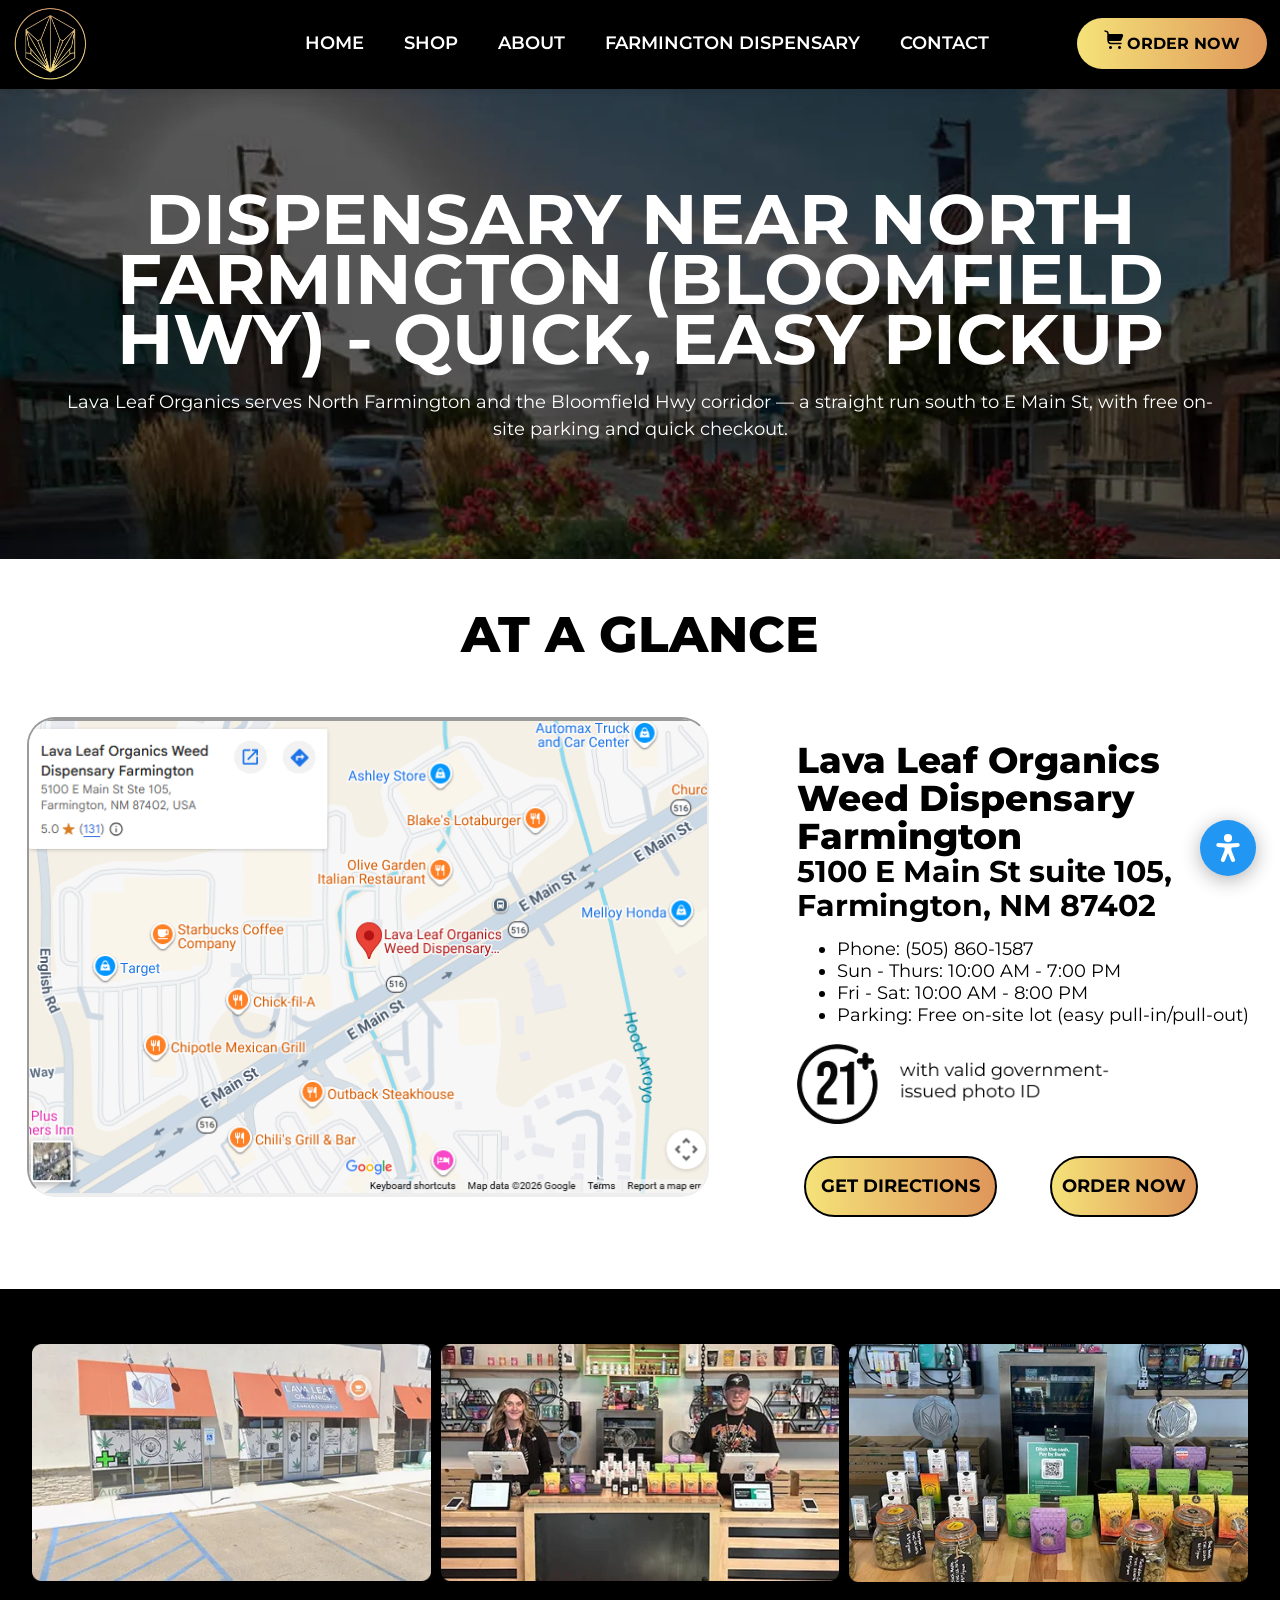
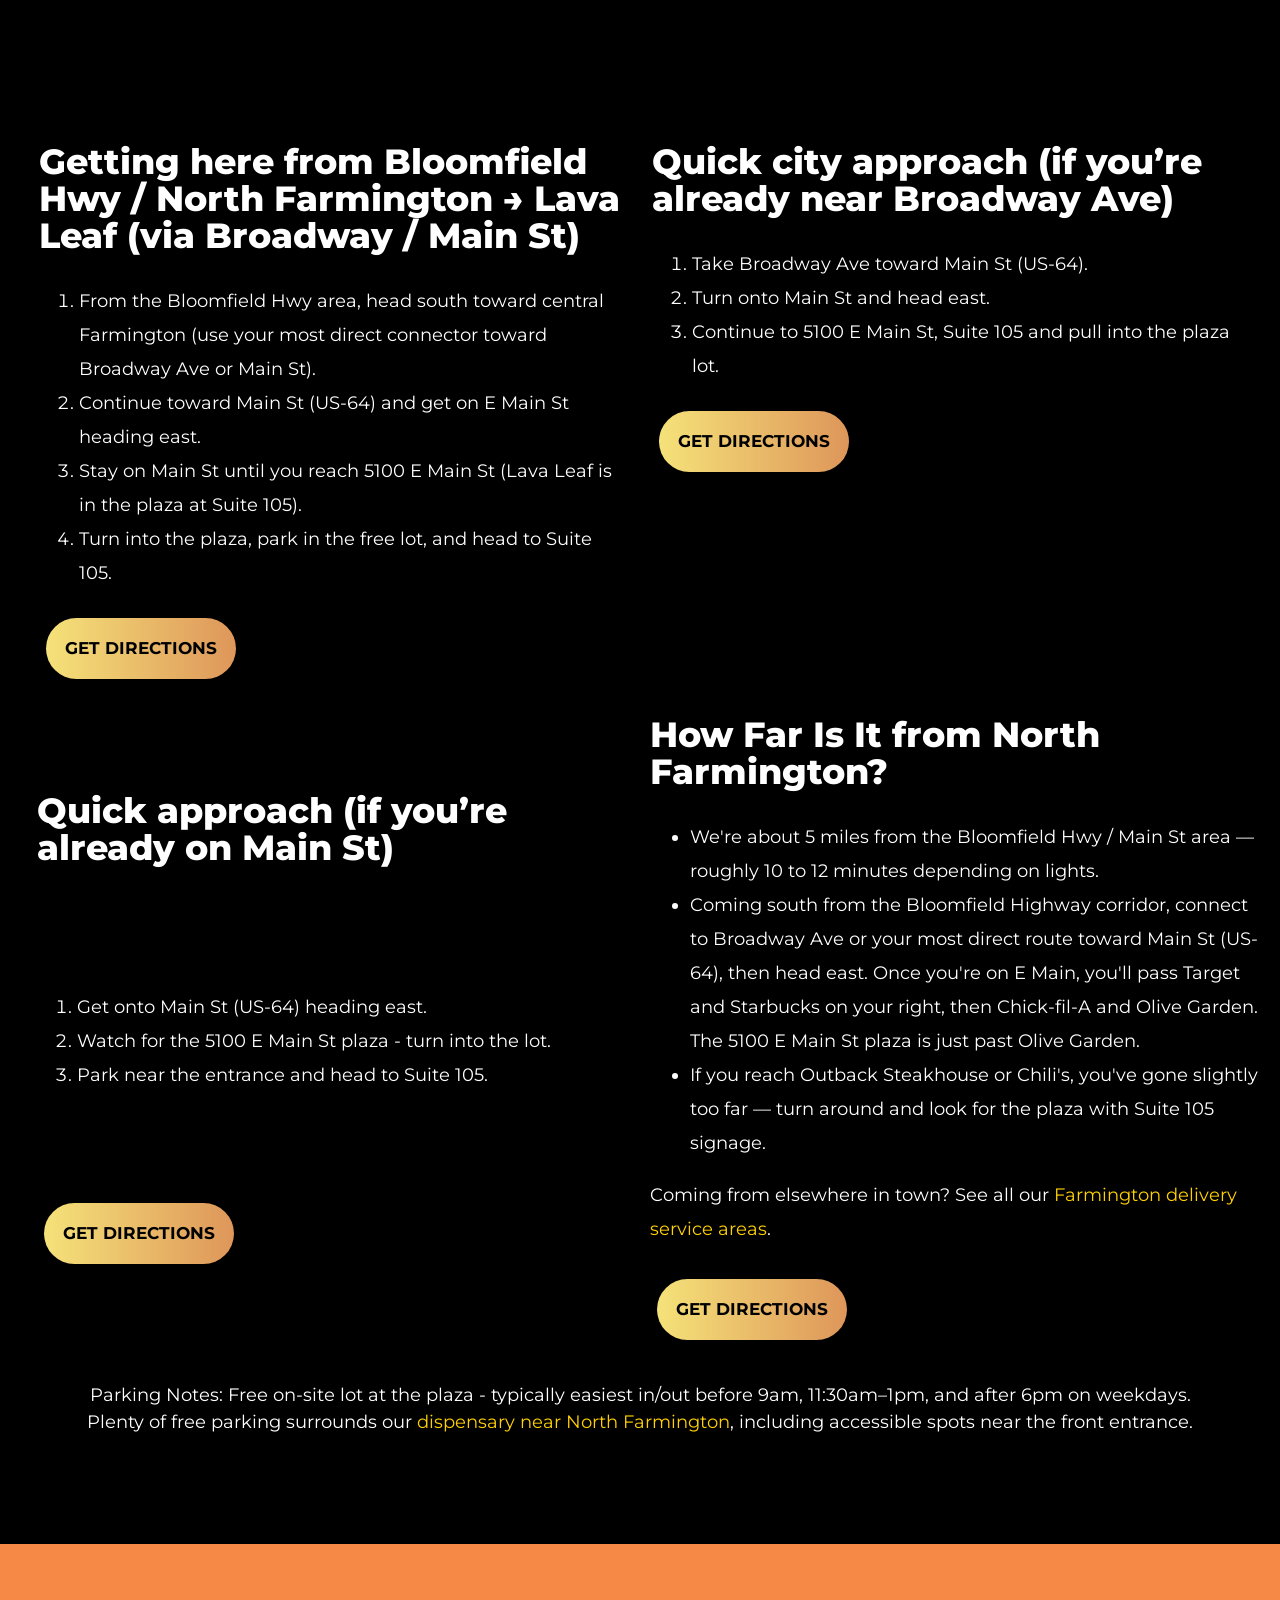
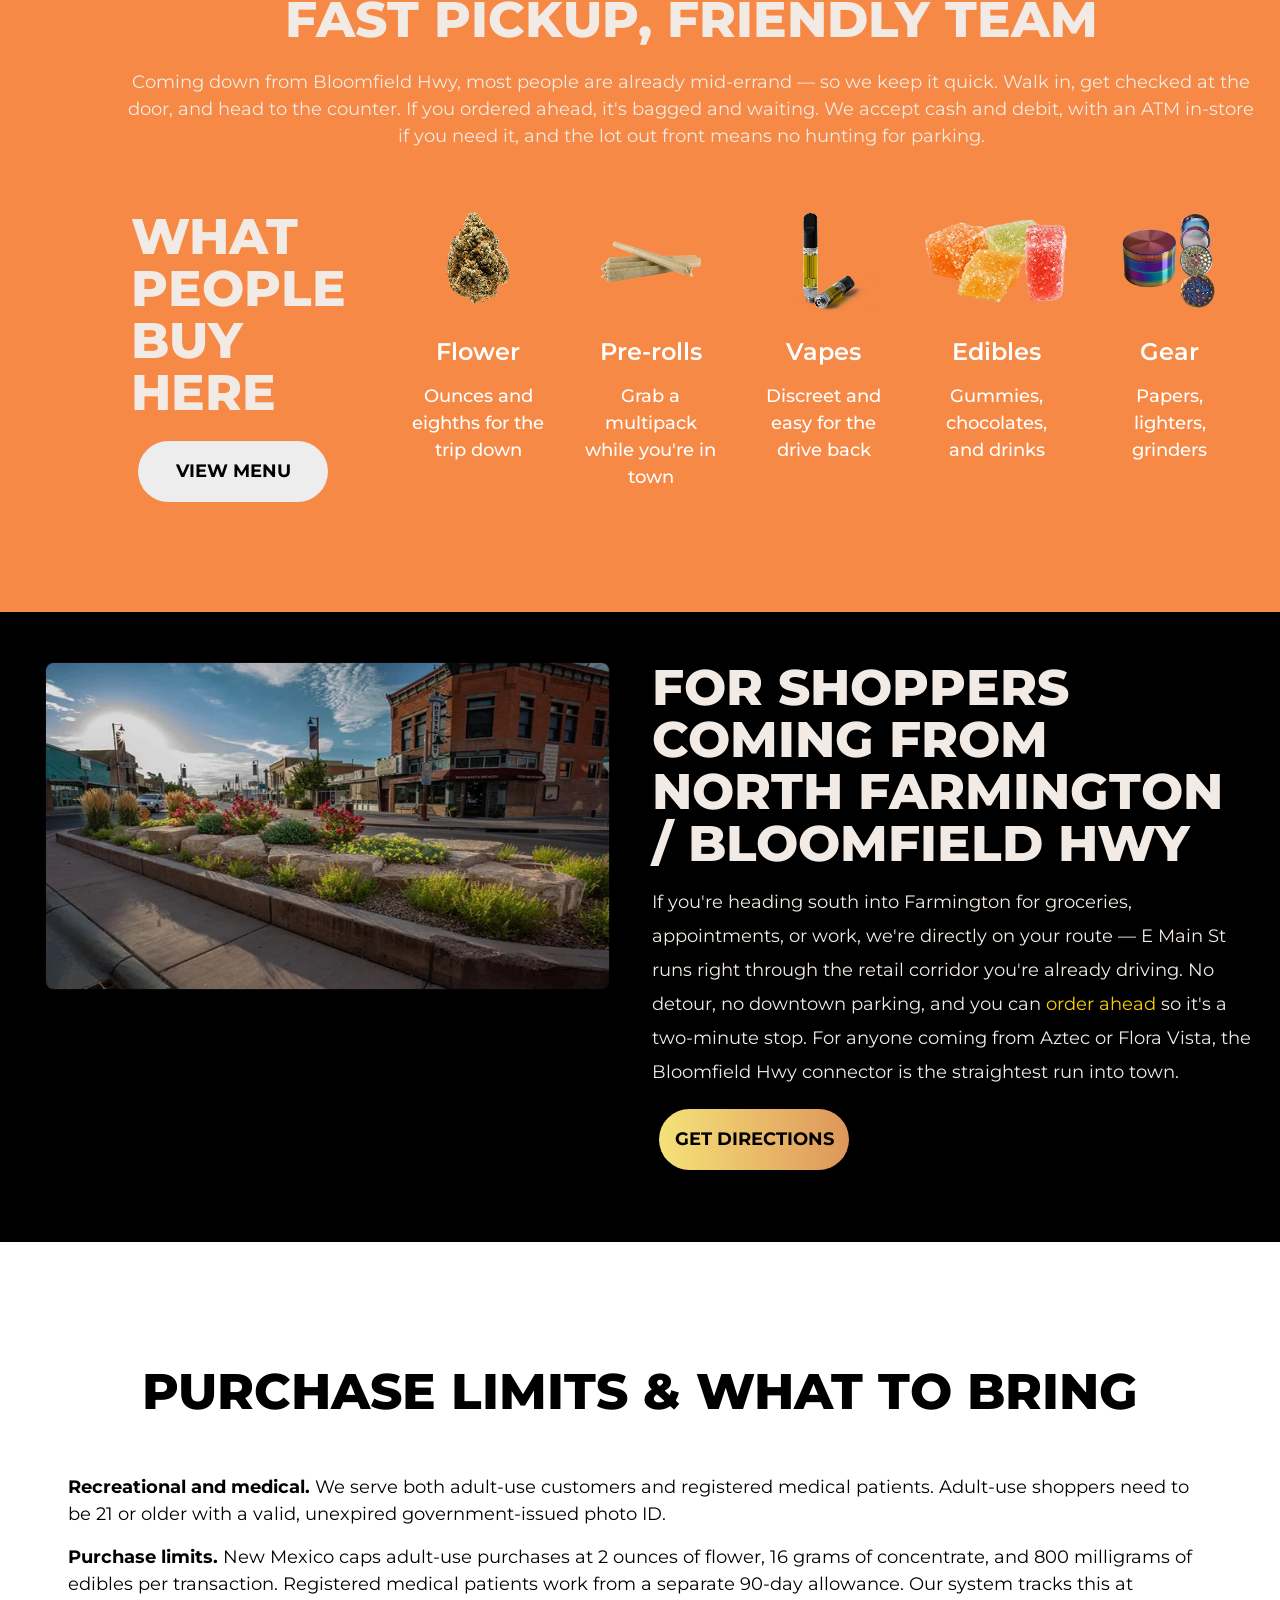
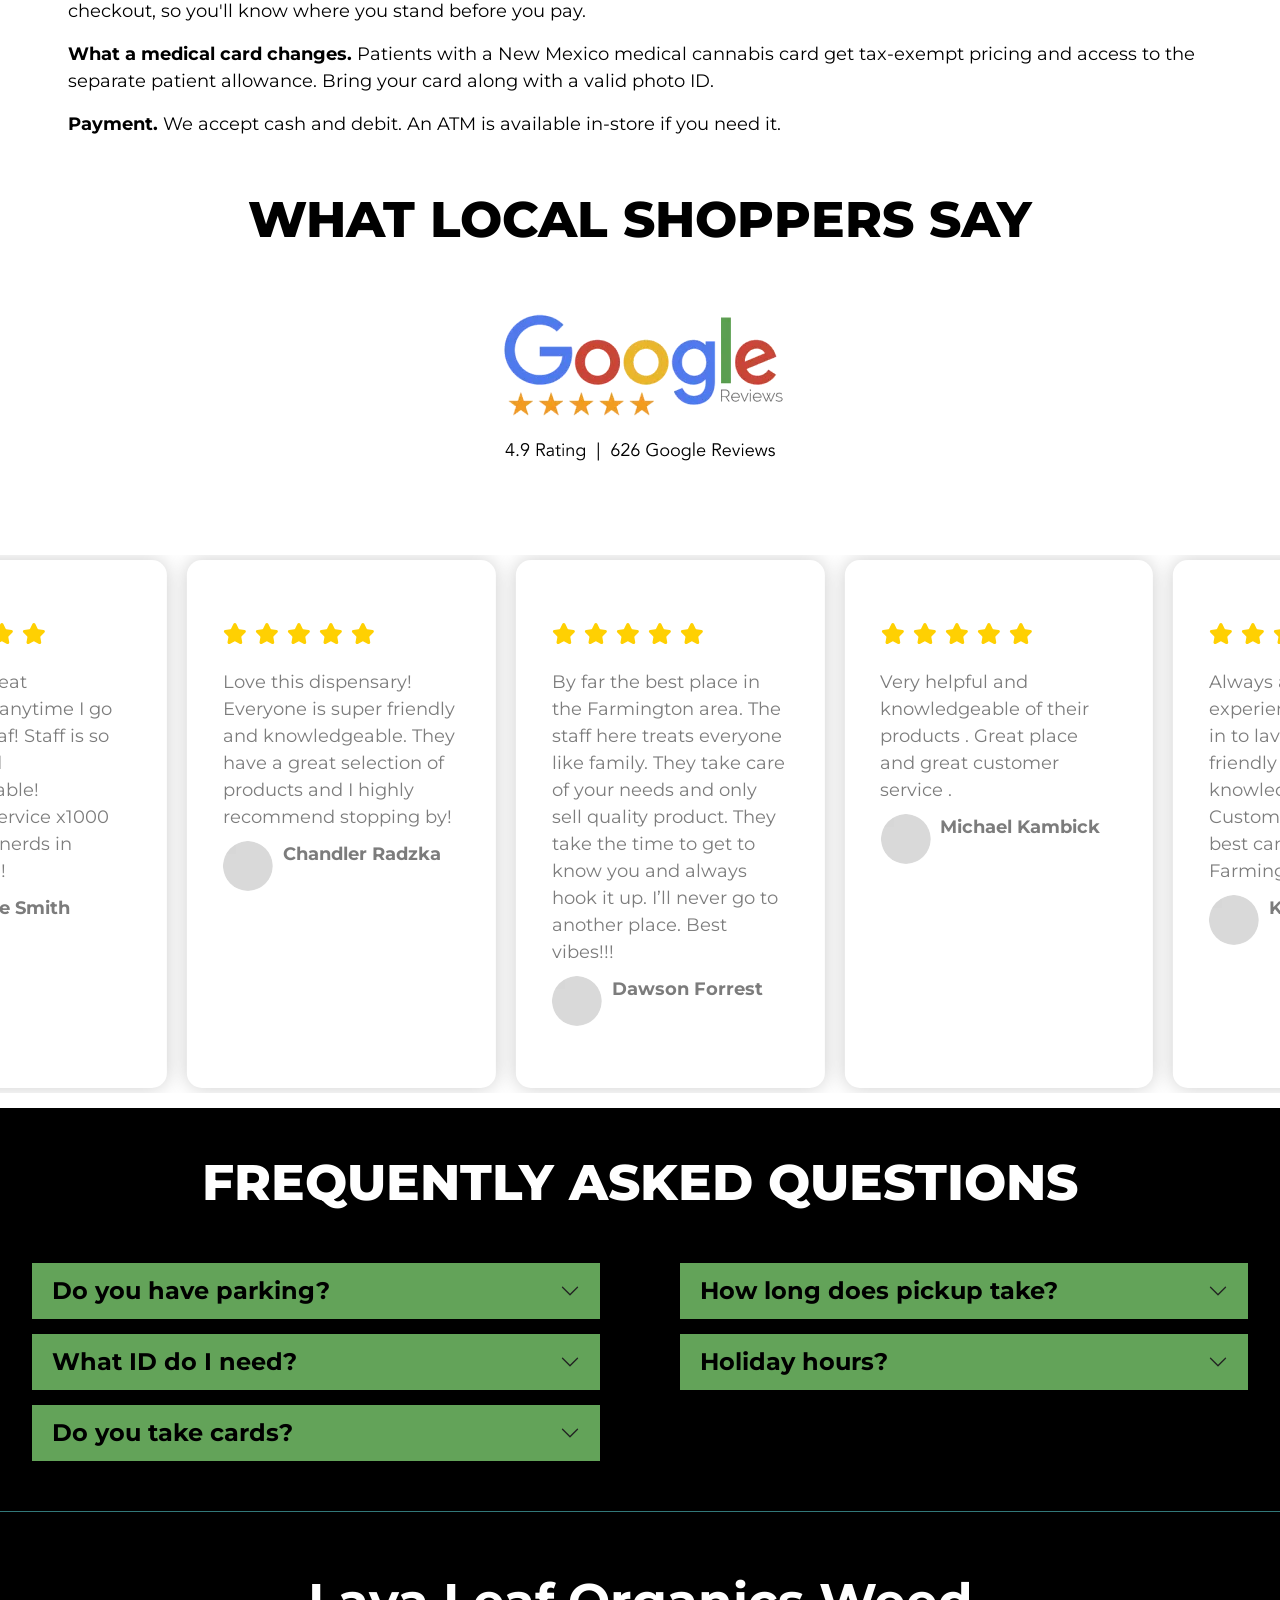
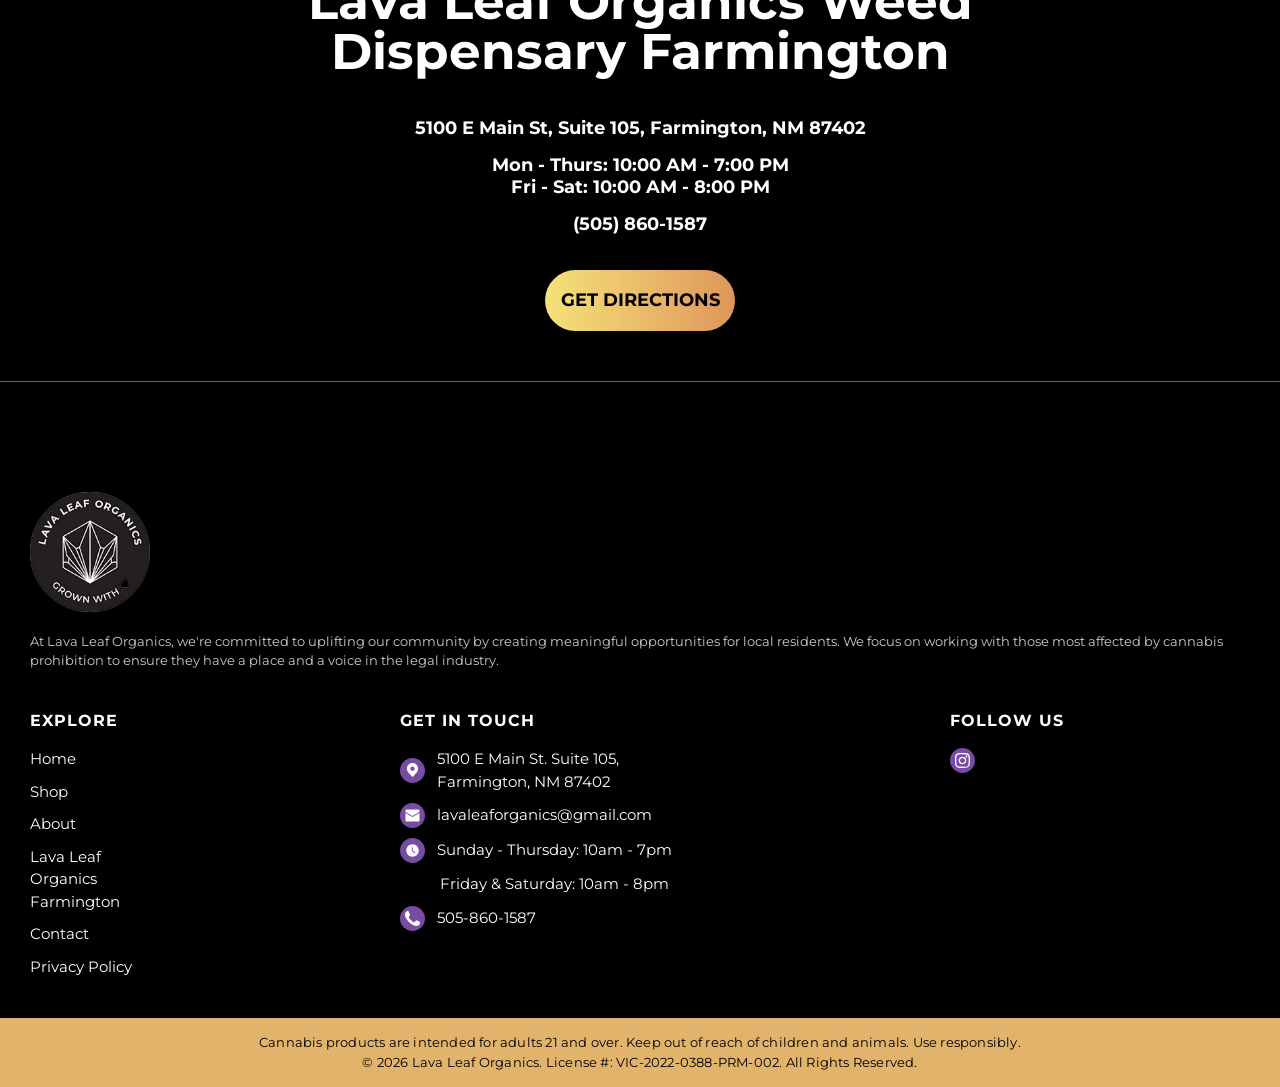
<file: north-farmington.html>
<!DOCTYPE html><html lang="en"><head>
<meta name="referrer" content="no-referrer">
<script>
/* =====================================================================
   STATIC-PREVIEW NETWORK GUARD (added at publish; not part of the source site)
   Loaded FIRST so every later caller sees the wrapped transports.
   Guards the TRANSPORT, not each caller: the client's production URLs are
   injected as inline config (Defaults.*, __SG_TRACK__) and consumed by other
   files, so a per-file guard can never cover them.
   Scope: blocks PROGRAMMATIC off-origin requests (fetch / XHR / sendBeacon).
   It does NOT block user-initiated NAVIGATION - nav links still go to the real
   site, which is intended for a preview and documented in README.md.
   ===================================================================== */
(function () {
  var ORIGIN = location.origin;
  var ALLOW = ['maps.googleapis.com','maps.gstatic.com','places.googleapis.com','fonts.googleapis.com','fonts.gstatic.com'];
  function isForeign(u) {
    try {
      var x = new URL(u, document.baseURI);
      if (x.origin === ORIGIN) return false;
      return ALLOW.indexOf(x.hostname) === -1;
    } catch (e) { return true; }
  }
  function note(u) { try { console.warn('[static-preview] blocked off-origin request:', String(u)); } catch (e) {} }
  var _fetch = window.fetch;
  if (_fetch) {
    window.fetch = function (input, init) {
      var u = (input && typeof input === 'object' && 'url' in input) ? input.url : input;
      if (isForeign(u)) { note(u); return Promise.reject(new TypeError('Static preview: off-origin request blocked')); }
      return _fetch.apply(this, arguments);
    };
  }
  var _open = XMLHttpRequest.prototype.open;
  XMLHttpRequest.prototype.open = function (method, url) {
    if (isForeign(url)) { note(url); this.__previewBlocked = true; return _open.call(this, method, 'about:blank'); }
    return _open.apply(this, arguments);
  };
  var _send = XMLHttpRequest.prototype.send;
  XMLHttpRequest.prototype.send = function () { if (this.__previewBlocked) return; return _send.apply(this, arguments); };
  if (navigator.sendBeacon) {
    var _b = navigator.sendBeacon.bind(navigator);
    navigator.sendBeacon = function (u, d) { if (isForeign(u)) { note(u); return false; } return _b(u, d); };
  }
})();
</script>
<meta charset="UTF-8"><meta content="width=device-width, initial-scale=1, maximum-scale=6, shrink-to-fit=no" name="viewport"> <title>UNOFFICIAL PREVIEW — Weed Dispensary Near North Farmington, NM | Lava Leaf</title><meta name="description" content="Unofficial static development copy of a single page, published for build review. Not the official Lava Leaf Organics site; the real site is https://lavaleaforganics.com/"> <meta property="og:title" content="UNOFFICIAL STATIC PREVIEW — not the Lava Leaf Organics website"> <meta property="og:type" content="website"> <meta property="og:url" content="https://sgencms.github.io/client-lavaleaforganics/north-farmington.html"> <meta property="og:site_name" content="SGENCMS static preview (unaffiliated development copy)"> <meta property="og:description" content="An unaffiliated, non-interactive development copy of a single page, captured for build review. This is NOT the official Lava Leaf Organics website. The real site is https://lavaleaforganics.com/"> <meta name="twitter:card" content="summary"> <meta name="twitter:title" content="UNOFFICIAL STATIC PREVIEW — not the Lava Leaf Organics website"> <meta name="twitter:description" content="An unaffiliated, non-interactive development copy of a single page, captured for build review. This is NOT the official Lava Leaf Organics website."> <meta name="robots" content="noindex, nofollow, noarchive, nosnippet"> <meta name="sgen_version" content="SGEN v1.0"> <link rel="canonical" href="https://lavaleaforganics.com/service-areas/north-farmington"><link fetchpriority="high" rel="preload" as="image" href="assets/in-pages/Lava_Leaf_Logo.webp"><link fetchpriority="high" rel="preload" as="image" href="assets/in-pages/Legacy_Dispensary_Age_Gate1.webp"> <link rel="preconnect" href="https://fonts.googleapis.com"> <link rel="preconnect" href="https://fonts.gstatic.com" crossorigin=""> <link rel="icon" type="image/x-icon" href="assets/in-pages/Lava_Leaf_Logo.webp"> <link rel="preload" as="style" href="https://fonts.googleapis.com/css2?family=Montserrat:ital,wght@0,300;0,400;0,500;0,600;0,700;0,800;0,900;1,300;1,400;1,500;1,600;1,700;1,800;1,900&amp;display=swap" onload="this.onload=null;this.rel='stylesheet'"> <noscript><link href="https://fonts.googleapis.com/css2?family=Montserrat:ital,wght@0,300;0,400;0,500;0,600;0,700;0,800;0,900;1,300;1,400;1,500;1,600;1,700;1,800;1,900&amp;display=swap" rel="stylesheet" type="text/css" /></noscript><link rel="preload" as="style" href="https://fonts.googleapis.com/css2?family=Open+Sans:ital,wght@0,300;0,400;0,500;0,600;0,700;0,800;0,900;1,300;1,400;1,500;1,600;1,700;1,800;1,900&amp;display=swap" onload="this.onload=null;this.rel='stylesheet'"> <noscript><link href="https://fonts.googleapis.com/css2?family=Open+Sans:ital,wght@0,300;0,400;0,500;0,600;0,700;0,800;0,900;1,300;1,400;1,500;1,600;1,700;1,800;1,900&amp;display=swap" rel="stylesheet" type="text/css" /></noscript>    <noscript></noscript>  <noscript></noscript>  <noscript></noscript><!-- schema.org JSON-LD removed at publish: it asserted the client's business identity from a preview host. Not rendered. --><script>var Defaults={base_url:'',admin_url:'',age_verification_expiry:'1',current_url:'',};</script><!-- schema.org JSON-LD removed at publish: it asserted the client's business identity from a preview host. Not rendered. --><script>(function(){var STAGE_PADDING=100;var SELECTOR='#sg-card-items-iioh5';function applyOnce(){var cont=document.querySelector(SELECTOR)||document.querySelector('.sg-card-items.sgen--blocks_carousel');if(!cont||!cont.swiper)return false;var sw=cont.swiper;var w=cont.getBoundingClientRect().width;var cardW=w-2*STAGE_PADDING;if(cardW<80)cardW=w*0.7;var spv=w/cardW;sw.params.breakpoints={0:{slidesPerView:spv,centeredSlides:false,spaceBetween:0,slidesOffsetBefore:STAGE_PADDING,slidesOffsetAfter:STAGE_PADDING,speed:500,autoplay:false,loop:false},576:{slidesPerView:2,centeredSlides:false,spaceBetween:0,slidesOffsetBefore:0,slidesOffsetAfter:0,speed:500,autoplay:false,loop:false},768:{slidesPerView:3,centeredSlides:false,spaceBetween:0,slidesOffsetBefore:0,slidesOffsetAfter:0,speed:500,autoplay:false,loop:false},992:{slidesPerView:6,centeredSlides:false,spaceBetween:15,slidesOffsetBefore:0,slidesOffsetAfter:0,speed:500,autoplay:false,loop:false}};sw.currentBreakpoint=false;sw.setBreakpoint();sw.slideTo(0,0);sw.setTranslate(0);sw.update();return true}var tries=0;var poll=setInterval(function(){tries++;var ok=applyOnce();if(tries>=40)clearInterval(poll)},250);window.addEventListener('load',function(){setTimeout(applyOnce,300)});var t;window.addEventListener('resize',function(){clearTimeout(t);t=setTimeout(applyOnce,150)})})();</script><!-- schema.org JSON-LD removed at publish: it asserted the client's business identity from a preview host. Not rendered. --> <!-- window.__SG_TRACK__ (SGEN analytics config POSTing to the client's /sg-collect) removed at publish. --><script>window.__SG404__={"url":"https://lavaleaforganics.com/sg-collect-404","is404":false,"path":""};</script>









<link rel="preload" as="image" href="assets/in-pages/Lava_Leaf_Logo-2.webp" fetchpriority="high">
<link rel="preload" as="image" href="assets/in-pages/Child_page_21_with_ID.webp" fetchpriority="high">
<link rel="preload" as="image" href="assets/in-pages/lava_leaf_1.webp" fetchpriority="high">

<link rel="stylesheet" href="chrome.css">

<style>/* === inline inline-0 === */
@font-face{font-family:Manrope;font-display:swap;font-weight:600;src:url(sites/sgen_lavaleaforganics_com/uploads/2025/04/Manrope_SemiBold.ttf) format("truetype")}@font-face{font-family:Manrope;font-display:swap;font-weight:700;src:url(sites/sgen_lavaleaforganics_com/uploads/2025/04/Manrope_Bold.ttf) format("truetype")}@font-face{font-family:Manrope;font-display:swap;font-weight:800;src:url(sites/sgen_lavaleaforganics_com/uploads/2025/04/Manrope_ExtraBold.ttf) format("truetype")}@font-face{font-family:Manrope;font-display:swap;font-weight:400;src:url(sites/sgen_lavaleaforganics_com/uploads/2025/04/Manrope_Regular.ttf) format("truetype")}@font-face{font-family:Manrope;font-display:swap;font-weight:200;src:url(sites/sgen_lavaleaforganics_com/uploads/2025/04/Manrope_ExtraLight.ttf) format("truetype")}

</style>
<style>/* === inline inline-1 === */
@font-face{font-family:"Avenir LT Std";font-display:swap;font-weight:500;src:url(sites/sgen_lavaleaforganics_com/uploads/2025/04/AvenirLTStd_Roman.ttf) format("truetype")}

</style>
<style>/* === inline inline-2 === */
@font-face{font-family:Ubuntu;font-display:swap;font-weight:normal;src:url(sites/sgen_lavaleaforganics_com/uploads/2026/06/ubuntu-bold.ttf) format("truetype")}

</style>
<style>/* === inline inline-3 === */
@font-face{font-family:"New Montserrat";font-display:swap;font-weight:normal;src:url(sites/sgen_lavaleaforganics_com/uploads/2026/06/montserrat-variablefont_wght.ttf) format("truetype")}

</style>
<style>/* === inline inline-4 === */
:root{--sgen-acc-btn-bg:#2196f3;--sgen-acc-btn-color:#fff}

</style>
<style>/* === inline inline-5 === */
:root{--body-font-size:18px;--body-font-family:Montserrat;--headings_1-font-size:60px;--headings_1-font-family:Montserrat;--headings_2-font-size:46px;--headings_2-font-family:Montserrat;--headings_3-font-size:36px;--headings_3-font-family:Montserrat;--headings_4-font-size:24px;--headings_4-font-family:Montserrat;--headings_5-font-size:20px;--headings_5-font-family:Montserrat;--headings_6-font-size:18px;--headings_6-font-family:Montserrat;--button-font-size:18px;--button-padding-y:10px;--button-padding-x:25px;--button-radius:25px;--color-body:#fff;--color-text:#000;--color-accent:#ffd100;--color-accent-rgb:255,209,0;--color-accent_hover:#ffd100;--color-primary:#f5e279;--color-primary-rgb:245,226,121;--color-primary_hover:#f5e279;--color-secondary:#de965a;--color-secondary-rgb:222,150,90;--color-secondary_hover:#de965a;--color-success:#57d367;--color-success-rgb:87,211,103;--color-success_hover:var(--color-success);--color-info:#2dcfe9;--color-info-rgb:45,207,233;--color-info_hover:var(--color-info);--color-warning:#e9af43;--color-warning-rgb:233,175,67;--color-warning_hover:var(--color-warning);--color-danger:#fd7379;--color-danger-rgb:253,115,121;--color-danger_hover:var(--color-danger);--color-light:#fff;--color-light-rgb:255,255,255;--color-light_hover:var(--color-light);--color-dark:#000;--color-dark-rgb:0,0,0;--color-dark_hover:var(--color-dark)}.container{max-width:1199px}section,.section{padding-top:50px;padding-right:0;padding-bottom:50px;padding-left:0}.btn{font-family:Montserrat;font-display:swap;font-size:18px;border-width:1px;padding-top:10px;padding-right:25px;padding-bottom:10px;padding-left:25px;border-top-left-radius:25px;border-top-right-radius:25px;border-bottom-right-radius:25px;border-bottom-left-radius:25px}.btn.btn-accent{color:#000;background-color:var(--color-accent);border-color:var(--color-accent)}.btn.btn-outline-accent{color:var(--color-accent);border-color:var(--color-accent)}.btn.btn-accent:hover{color:#000;background:var(--color-accent_hover);border-color:var(--color-accent_hover)}.btn.btn-outline-accent:hover{color:#000;background:var(--color-accent_hover);border-color:var(--color-accent_hover)}.btn.btn-primary{color:#fff;background-color:#7e9f11}.btn.btn-outline-primary{color:#7e9f11}.btn.btn-primary:hover{color:#fff;background:#94ba14;border-color:var(--color-primary_hover)}.btn.btn-outline-primary:hover{color:#fff;background:#94ba14;border-color:var(--color-primary_hover)}.btn.btn-secondary{color:#829d28;background-color:transparent;border-color:#7e9f11}.btn.btn-outline-secondary{color:transparent;border-color:#7e9f11}.btn.btn-secondary:hover{color:#6a8409;background:#f8fff0;border-color:#94ba14}.btn.btn-outline-secondary:hover{color:#6a8409;background:#f8fff0;border-color:#94ba14}.btn.btn-success{color:#000;background-color:var(--color-success);border-color:var(--color-success)}.btn.btn-outline-success{color:var(--color-success);border-color:var(--color-success)}.btn.btn-success:hover{color:#000;background:var(--color-success_hover);border-color:var(--color-success_hover)}.btn.btn-outline-success:hover{color:#000;background:var(--color-success_hover);border-color:var(--color-success_hover)}.btn.btn-info{color:#000;background-color:var(--color-info);border-color:var(--color-info)}.btn.btn-outline-info{color:var(--color-info);border-color:var(--color-info)}.btn.btn-info:hover{color:#000;background:var(--color-info_hover);border-color:var(--color-info_hover)}.btn.btn-outline-info:hover{color:#000;background:var(--color-info_hover);border-color:var(--color-info_hover)}.btn.btn-warning{color:#000;background-color:var(--color-warning);border-color:var(--color-warning)}.btn.btn-outline-warning{color:var(--color-warning);border-color:var(--color-warning)}.btn.btn-warning:hover{color:#000;background:var(--color-warning_hover);border-color:var(--color-warning_hover)}.btn.btn-outline-warning:hover{color:#000;background:var(--color-warning_hover);border-color:var(--color-warning_hover)}.btn.btn-danger{color:#000;background-color:var(--color-danger);border-color:var(--color-danger)}.btn.btn-outline-danger{color:var(--color-danger);border-color:var(--color-danger)}.btn.btn-danger:hover{color:#000;background:var(--color-danger_hover);border-color:var(--color-danger_hover)}.btn.btn-outline-danger:hover{color:#000;background:var(--color-danger_hover);border-color:var(--color-danger_hover)}.btn.btn-light{color:#000;background-color:var(--color-light);border-color:var(--color-light)}.btn.btn-outline-light{color:var(--color-light);border-color:var(--color-light)}.btn.btn-light:hover{color:#000;background:var(--color-light_hover);border-color:var(--color-light_hover)}.btn.btn-outline-light:hover{color:#000;background:var(--color-light_hover);border-color:var(--color-light_hover)}.btn.btn-dark{color:#FFF;background-color:var(--color-dark);border-color:var(--color-dark)}.btn.btn-outline-dark{color:var(--color-dark);border-color:var(--color-dark)}.btn.btn-dark:hover{color:#FFF;background:var(--color-dark_hover);border-color:var(--color-dark_hover)}.btn.btn-outline-dark:hover{color:#FFF;background:var(--color-dark_hover);border-color:var(--color-dark_hover)}header#masterhead{font-family:Montserrat;font-display:swap;background-color:#000;color:#fff}footer#masterfoot{font-family:Montserrat;font-display:swap;background-color:#000;color:#fff}.section.section-footer-top{background-color:#f5f5f5;color:#121212}.copyright{font-family:"Open Sans";font-display:swap;background-color:#000;color:#fff}.sticky-mobile-ctas{background-color:#fff}

</style>
<style>/* === inline inline-6 === */
.sg-section.sg-section-page-banner{background-color:#327879;color:#fff;background-image:url(assets/in-pages/Child_page_desktop_hero.webp)}@media only screen and (max-width:575px){.sg-section.sg-section-page-banner{background-image:url(assets/in-pages/Child_page_mobile_hero.webp)}}

</style>
<style>/* === inline inline-7 === */
.sg-navbar.sg-navbar-expand-md{text-transform:uppercase!important;font-weight:600!important}

</style>
<style>/* === inline inline-8 === */
#comp_mpw47mnd00ypt,#comp_mpw76mv1g5sp2{padding:1px!important}.sg-navbar-brand{display:flex}

</style>
<style>/* === inline inline-9 === */
.accordion{font-family:Montserrat,sans-serif!important}.sg-accordion-button span{font-family:Montserrat,sans-serif!important}#iq9r4 ul.sgb-iconlists-items .icon{color:black!important}@media (max-width:575px){#i0teb4 .sg-accordion{padding-left:20px;padding-right:20px}#ilmpp .gallery-container{padding-left:20px;padding-right:20px}#ib14r6,#ihzer,#il9j8,#i8bo7,#i1gac,#i6c1kq,#i8ambk,#i5pm0f,#igg07g,#i64str,#ibdos,#igymy,#ip0ua,#iuvrj,#i63xc{font-size:32px!important}#ihq65,#il0ci,#ilva2p{gap:0!important}#masterhead>div>div{margin:0!important;padding-left:20px;padding-right:20px}#igg07g{margin-bottom:20px!important}#gallery-items-ib6qtx .swiper-slide{width:calc((100% - 15px) / 2)!important;height:auto!important;margin-right:15px!important}#gallery-items-ib6qtx .swiper-slide:last-child{margin-right:0!important}#gallery-items-ib6qtx .gallery-item-image .thumb,#gallery-items-ib6qtx .gallery-item-image>a{width:100%!important;display:block!important}#gallery-items-ib6qtx .gallery-item-image img{width:100%!important;height:auto!important;aspect-ratio:3 / 4!important;object-fit:cover!important;display:block!important}}@media (max-width:767px){#swiper-wrapper-02fdf7bdcdce637a{transform:none!important;display:flex!important;flex-wrap:nowrap!important;gap:8px}#swiper-wrapper-02fdf7bdcdce637a .swiper-slide{width:calc((100% - 8px) / 2)!important;flex:0 0 calc((100% - 8px) / 2)!important;margin:0!important}#swiper-wrapper-02fdf7bdcdce637a .gallery-item-image,#swiper-wrapper-02fdf7bdcdce637a .gallery-item-image>a,#swiper-wrapper-02fdf7bdcdce637a .gallery-item-image .thumb{width:100%!important;display:block!important}#swiper-wrapper-02fdf7bdcdce637a .gallery-item-image img{width:100%!important;height:auto!important;aspect-ratio:3 / 4!important;object-fit:cover!important;display:block!important}}.sticky-mobile-ctas{position:fixed!important;left:0!important;right:0!important;top:auto!important;bottom:0!important;bottom:env(safe-area-inset-bottom,0px)!important;transition:transform .25s ease,opacity .25s ease!important;will-change:transform;transform:translateZ(0);backface-visibility:hidden}@media (max-width:767px){html,body{overflow-x:hidden!important;max-width:100%!important}.hc-testimonial-track{max-width:100%}#hc-testimonial-track{overflow:hidden}}

</style>
<style>/* === inline inline-10 === */
.legacy-dispensary-products-ilned{display:grid;grid-template-columns:52% 47%;gap:15px;width:90%;max-width:1638px;margin-left:auto;margin-right:auto;justify-content:center}.product-card-ilned{position:relative;border-radius:12px;overflow:hidden;color:white;padding:25px;display:flex;flex-direction:column;justify-content:space-between}.product-card-ilned::before{content:'';position:absolute;top:0;left:0;width:100%;height:100%;background:linear-gradient(90deg,#F5E279 0,#DE965A 100%);background-size:cover;background-position:center;z-index:-2}.flower-card-ilned{grid-column:1;grid-row:1;height:528px;width:100%;}.product-cards-right-ilned{grid-column:2;display:flex;flex-direction:column;gap:15px;height:528px;width:100%}.preroll-card-ilned{height:252px}.small-cards-container-ilned{display:grid;grid-template-columns:1fr 1fr;gap:15px;flex-grow:1}.small-card-ilned{height:261px}.content-ilned{position:relative;z-index:1;display:flex;flex-direction:column;justify-content:center;height:100%;align-items:center;width:60%}.text-ilned{font-family:Montserrat,sans-serif;font-weight:900;font-size:clamp(22px,1.8vw,40px);text-transform:uppercase;margin:0;position:relative;padding-bottom:10px;color:#000}.description-ilned{font-family:Montserrat,sans-serif;font-weight:400;font-size:min(max(0.8rem,1vw),1rem);color:#000;margin:0;padding-bottom:10px;position:relative;text-align:center;width:1400px!important}.order-btn-ilned{background-color:#000;color:white;border:0;padding:min(max(0.7rem,3vw),1rem);border-radius:36px;font-size:min(max(1rem,3vw),1rem);font-weight:700;font-family:Montserrat,sans-serif;text-align:center;text-transform:uppercase;cursor:pointer;width:min(max(11rem,50%),9rem)}.product-img-ilned{position:absolute;right:0;bottom:0;z-index:0;object-fit:contain;max-width:100%;transition:all 5s}.product-card-ilned:hover .product-img-ilned{transform:scale(1.2)}@media screen and (max-width:1680px){.legacy-dispensary-products-ilned{width:95%}.flower-card-ilned,.product-cards-right-ilned{height:500px}.preroll-card-ilned{height:240px}.small-card-ilned{height:245px}}@media screen and (max-width:1440px){.legacy-dispensary-products-ilned{width:95%}.flower-card-ilned,.product-cards-right-ilned{height:460px}.preroll-card-ilned{height:220px}.small-card-ilned{height:225px}}@media screen and (max-width:1200px){.legacy-dispensary-products-ilned{width:98%}.flower-card-ilned,.product-cards-right-ilned{height:420px}.preroll-card-ilned{height:200px}.small-card-ilned{height:205px}}@media screen and (max-width:768px){.legacy-dispensary-products-ilned{grid-template-columns:1fr}.flower-card-ilned{grid-column:1;grid-row:auto;height:400px}.product-cards-right-ilned{grid-column:1}.small-cards-container-ilned{grid-template-columns:1fr}.small-card-ilned{height:200px}.text-ilned{font-size:clamp(20px,4vw,28px)}.product-img-ilned{max-width:40%!important}}@media screen and (max-width:480px){.flower-card-ilned{height:300px}.preroll-card-ilned,.small-card-ilned{height:180px}.text-ilned{font-size:20px}.order-btn-ilned{padding:8px 20px;font-size:14px}}

</style>
<style>/* === inline inline-11 === */
#im21k{background:linear-gradient(90deg,#F5E279 0,#EBB66A 50%,#DE965A 100%);-webkit-background-clip:text;background-clip:text;color:transparent!important;text-transform:uppercase;display:inline-block}

</style>
<style>/* === inline inline-12 === */
:root{--header-color:#000;--sg-color-text-primary:#fff;--accent-color:#F5E279;--hover-color:#F5E279;--logo-size:82px;--nav-font-size:18px;--button-padding:.75rem 1.5rem}header#masterhead{background-color:#000}header#masterhead .primary-navbar .navbar{padding-left:1.25rem!important}@media only screen and (max-width:1200px){header#masterhead{height:128px}.primary-navbar .navbar{min-height:128px}}#masterhead>div>div{max-width:none}header#masterhead .primary-navbar.primary-navbar--theme_header_kolas .navbar-wrapper>*{padding:0;flex:none;text-transform:uppercase}#mobile-nav>.inner{background-color:var(--sg-color-dark);width:100%}#mobile-nav>.inner .site-img-logo>img{width:207px;height:207px}#mobile-nav.slideNav.open>.inner{background-color:rgba(13,13,13,1);background-size:cover;background-position:bottom center!important;background:url(assets/in-pages/Age_Gate_Background___1920.webp)}#mobile-nav>.inner>.navi>ul.nav li a:hover{background-color:var(--sg-color-primary);color:var(--sg-color-body)!important}.navbar-wrapper{display:flex;align-items:center;justify-content:space-between;flex-wrap:nowrap;width:100%}.navbar-brand{margin-right:auto}.item-navigations{flex-grow:1;display:flex;justify-content:center;align-items:center}.item-ctas{display:flex;justify-content:flex-end;align-items:center}#masterhead>div>div>nav>div>div.item.item-ctas>ul>li{padding-right:15px}.nav-link{font-family:Montserrat,sans-serif;font-weight:600;font-size:var(--nav-font-size);line-height:102%;letter-spacing:0;text-align:center;vertical-align:middle;color:white!important}.nav-link:hover{color:var(--hover-color)!important}.navbar-brand img,.site-img-logo img{width:var(--logo-size);height:var(--logo-size);object-fit:contain}.site-landing-wrapper>div>div>div.brand.mb-4>a>div>img{width:100%;height:100%}.mobile-toggler-burger{display:none;position:absolute;right:25px;top:35px;width:50px;height:50px;z-index:1000;background-color:transparent}.mobile-toggler-burger>span{height:7px;border-radius:30px}.navbar-toggler{margin-left:auto;margin-right:20px}#masterhead>div>div>nav>a.mobile-toggler-burger>span.top-bun{width:25px!important;margin-left:0}#masterhead>div>div>nav>a.mobile-toggler-burger>span.meat{width:50px;height:7px;margin:7px 0;border-radius:10px}#masterhead>div>div>nav>a.mobile-toggler-burger>span.bottom-bun{width:25px!important;margin-right:0}#mobile-nav .close{right:20px!important;top:20px;left:unset!important}.mobile-toggler-burger.close>span.meat{margin-top:-11px}#mobile-nav>.inner>.navi>ul.nav li>a,#mobile-nav>.inner>.navi>ul.nav li>.nav-link{border-bottom:none!important}#masterhead>div>div>nav>div>div.item.item-ctas>ul>li>a,#mobile-nav>div>div.ctas.mt-4>ul>li>a{font-size:18px}a.btn.btn-primary{background:linear-gradient(90deg,#F5E279 0,#DE965A 100%);color:#000;border:0;padding:min(max(0.7rem,3vw),1rem);border-radius:36px;font-size:min(max(1rem,3vw),1rem);font-weight:700;font-family:Montserrat,sans-serif;text-align:center;text-transform:uppercase;cursor:pointer;width:min(max(11rem,50%),9rem)}a.btn.btn-light.btn--no{background:linear-gradient(90.03deg,#FFF .03%,#DE965A 146.43%);border:3px solid transparent;color:#000;padding:14.5px 27px!important;text-transform:uppercase;border-radius:36px!important;font-weight:700}a.btn.btn-primary.btn--yes{background:linear-gradient(90deg,#F5E279 0,#DE965A 100%);color:#000;border:0;padding:14.5px 27px!important;border-radius:36px}.sg_age-verification>.inner .actions>.btn{font-size:18px;min-width:179px!important;min-height:63px!important;line-height:0;margin:0 25px 20px 25px}.view-menu-button,.get-direction-button{display:flex;align-items:center;justify-content:center;text-decoration:none;font-weight:700;text-align:center;transition:all .3s;gap:10px;font-family:Montserrat,sans-serif;cursor:pointer;width:auto;height:auto;border-radius:100px;font-size:22px}.view-menu-button{padding:20px 30px;background:linear-gradient(90deg,#F5E279 0,#DE965A 100%);color:#000;border:0}.get-direction-button{padding:20px 25px;background-color:transparent;color:#000;border:4px solid #000}.view-menu-button:hover,.get-direction-button:hover{transform:translateY(-5px);box-shadow:0 10px 20px rgba(0,0,0,.1)}.view-menu-button:hover{background-color:#333}.get-direction-button:hover{background-color:#f5f5f5}@media (max-width:575px){footer#masterfoot{padding-bottom:1px!important}.sg_age-verification>.inner .actions>.btn{margin:0 28px 20px 28px}.sg_age-verification>.inner h1{line-height:1.5!important}}.sg_age-verification{background:url(assets/in-pages/Age_Gate_Background___1920.webp);background-color:rgba(13,13,13,1);background-size:cover}.sg_age-verification:before{background-color:unset}.sg_age-verification>.inner{max-width:none}.sg_age-verification>.inner .actions>.btn{border-width:0!important}.sg_age-verification>.inner .actions>.btn>.btn--no{font-size:18px;border-width:0!important;margin:5px 20px;text-transform:uppercase}.site-landing-wrapper>div>div>div.brand.mb-4>a>div>img{width:60%;height:100%}#sgp_1.fancybox-content{padding:0}@media only screen and (max-width:575px){.sg_age-verification .site-img-logo img{max-height:none;width:70%}.sg_age-verification{background:url(assets/in-pages/Age_Gate_Background___1920.webp);background-position:40% 55%}}@media only screen and (max-width:1200px){:root{--nav-font-size:15px}}@media only screen and (max-width:768px){:root{--nav-font-size:14px}}@media only screen and (max-width:480px){:root{--nav-font-size:13px}}#masterhead>div>div>nav>div>div.item.item-ctas>ul>li>a{width:190px}@media only screen and (min-width:1921px){:root{--logo-size:82px;--nav-font-size:18px;--button-padding:.75rem 1.5rem}.navbar-wrapper{max-width:1800px;margin:0 auto}.navbar-nav .nav-item,.sg-site-navigation .nav-item{margin:0}}@media only screen and (min-width:1681px) and (max-width:1920px){:root{--logo-size:82px;--nav-font-size:18px;--button-padding:.75rem 1.5rem}.navbar-wrapper{max-width:1600px;margin:0 auto}.navbar-nav .nav-item,.sg-site-navigation .nav-item{margin:0}}@media only screen and (min-width:1441px) and (max-width:1680px){:root{--logo-size:80px;--nav-font-size:17px;--button-padding:.7rem 1.4rem}.navbar-wrapper{max-width:1400px;margin:0 auto}.navbar-nav .nav-item,.sg-site-navigation .nav-item{margin:0 8px}}@media only screen and (min-width:1201px) and (max-width:1440px){:root{--logo-size:75px;--nav-font-size:16px;--button-padding:.65rem 1.3rem}.navbar-wrapper{max-width:1180px;margin:0 auto}.navbar-nav .nav-item,.sg-site-navigation .nav-item{margin:0 5px}#masterhead>div>div>nav>div>div.item.item-ctas>ul>li>a{font-size:15px}}@media only screen and (min-width:574px) and (max-width:1200px){:root{--logo-size:70px;--nav-font-size:14px;--button-padding:.6rem 1.2rem}.navbar-nav .nav-item,.sg-site-navigation .nav-item{margin:0;padding:0!important}.item-navigations{padding:0 5px}#masterhead>div>div>nav>div>div.item.item-ctas>ul>li>a{font-size:14px}#io2pg{margin:0!important}#mobile-nav>.inner>.navi{margin-right:50px;margin-left:50px}#mobile-nav>.inner>.navi>ul.nav li a,#mobile-nav>.inner>.navi>ul.nav li .nav-link{padding:1em;text-align:center}.sg-site-navigation.navbar-nav>.nav-item{padding:0}.navi>ul:nth-child(1)>li:nth-child(7)>a:nth-child(1){border-bottom:unset!important}#mobile-nav .navbar-ctas .nav-cta-item>a{width:40%}.nav{text-align:center}@media only screen and (max-width:980px){.nav-link{font-family:Montserrat,sans-serif;font-weight:700;font-size:clamp(22px,3vw,25px);line-height:102%;letter-spacing:0;text-align:center;vertical-align:middle;text-transform:uppercase}.mobile-toggler-burger>span{margin:4px auto}#mobile-nav>.inner>.navi>ul.nav li a,#mobile-nav>.inner>.navi>ul.nav li .nav-link{padding:1em;text-align:center}.navbar-wrapper,.navbar-expand-md .navbar-collapse{display:none!important}.mobile-toggler-burger,.mobile-navbar-brand,.navbar-expand-md .navbar-toggler{display:block!important}a.mobile-toggler-burger{opacity:1!important;visibility:visible!important}.primary-navbar .navbar{padding:0!important}}}@media only screen and (max-width:574px){#mobile-nav>.inner>.navi>ul.nav li a,#mobile-nav>.inner>.navi>ul.nav li .nav-link{border-bottom:none}#mobile-toggler-burger>span{margin:4px auto}#mobile-nav>.inner>.navi{margin-right:50px;margin-left:50px}#mobile-nav>.inner>.navi>ul.nav li a,#mobile-nav>.inner>.navi>ul.nav li .nav-link{padding:1em;text-align:center}.sg-site-navigation.navbar-nav>.nav-item{padding:0}.nav-link{font-family:Montserrat,sans-serif;font-weight:700;font-size:clamp(22px,3vw,25px);line-height:102%;letter-spacing:0;text-align:center;vertical-align:middle;text-transform:uppercase}.navi>ul:nth-child(1)>li:nth-child(7)>a:nth-child(1){border-bottom:unset!important}#mobile-nav .navbar-ctas .nav-cta-item>a{width:35%}.nav{text-align:center}}@media only screen and (min-width:431px) and (max-width:574px){:root{--logo-size:65px;--nav-font-size:16px;--button-padding:.6rem 1.2rem}.mobile-toggler-burger>span{margin:4px auto}header#masterhead .primary-navbar .navbar .navbar-brand{max-width:80px;width:100%!important}header#masterhead .navbar-brand img{width:100%;height:100%}.mobile-navigation .nav-link{padding:12px 15px;text-align:left}#mobile-nav>div>div.ctas.mt-4>ul>li>a{font-size:15px}#masterhead:before{height:80px}.mobile-toggler-burger,.mobile-navbar-brand,.navbar-expand-md .navbar-toggler{display:block!important}.navbar-wrapper,.navbar-expand-md .navbar-collapse{display:none!important}a.mobile-toggler-burger{opacity:1!important;visibility:visible!important}.primary-navbar .navbar{padding:0!important}}@media only screen and (min-width:381px) and (max-width:431px){:root{--logo-size:60px;--nav-font-size:15px;--button-padding:.55rem 1.1rem}.site-img-logo{padding-top:3px}header#masterhead{height:75px}.mobile-navigation .nav-link{padding:10px 15px;text-align:left}#mobile-nav>div>div.ctas.mt-4>ul>li>a{font-size:14px}#masterhead:before{height:70px}.navbar-wrapper{display:none!important}.mobile-navbar-brand{display:block!important;margin-left:20px;height:73px}.mobile-toggler-burger{display:block!important;position:absolute;right:15px;top:14px;z-index:1000;opacity:1!important;visibility:visible!important;width:40px;height:40px}.navbar-expand-md .navbar-toggler{display:block!important}.navbar-expand-md .navbar-collapse{display:none!important}.primary-navbar .navbar{padding:0!important;min-height:43px}.mobile-toggler-burger>span{height:6px;border-radius:25px}#masterhead>div>div>nav>a.mobile-toggler-burger>span.top-bun{width:20px!important}#masterhead>div>div>nav>a.mobile-toggler-burger>span.meat{width:40px;height:6px;margin:6px 0}#masterhead>div>div>nav>a.mobile-toggler-burger>span.bottom-bun{width:20px!important}.mobile-toggler-burger.close>span.meat{margin-top:-9px}#mobile-nav .navbar-ctas .nav-cta-item>a{width:45%}}@media only screen and (max-width:380px){:root{--logo-size:55px;--nav-font-size:14px;--button-padding:.5rem 1rem}header#masterhead{height:75px}header#masterhead .primary-navbar .navbar{padding:0}.site-img-logo{padding-top:5px}.mobile-navigation .nav-link{padding:10px 15px;text-align:left}#mobile-nav>div>div.ctas.mt-4>ul>li>a{font-size:14px}#masterhead:before{height:60px}.mobile-toggler-burger{display:block!important;opacity:1!important;visibility:visible!important;right:20px!important;top:10px}.mobile-toggler-burger>span{margin:3px auto}.navbar{align-items:flex-start}.navbar-wrapper{display:none!important}.mobile-navbar-brand{display:block!important;margin-left:20px;align-items:center;height:74px}.navbar-expand-md .navbar-toggler{display:block!important}.navbar-expand-md .navbar-collapse{display:none!important}.mobile-toggler-burger{right:12px!important;top:18px;width:35px;height:35px}.mobile-toggler-burger>span{height:5px;border-radius:20px}#masterhead>div>div>nav>a.mobile-toggler-burger>span.top-bun{width:18px!important}#masterhead>div>div>nav>a.mobile-toggler-burger>span.meat{width:35px;height:5px;margin:5px 0}#masterhead>div>div>nav>a.mobile-toggler-burger>span.bottom-bun{width:18px!important}.mobile-toggler-burger.close>span.meat{margin-top:-8px}#mobile-nav .navbar-ctas .nav-cta-item>a{width:45%}}.show-on-1920{display:none!important}@media (min-width:1780px) and (max-width:1921px){.show-on-1920{display:block!important}}.show-on-574{display:none!important}@media (min-width:554px) and (max-width:575px){.show-on-574{display:block!important}}body.has-sticky-cta-footer{margin-bottom:0}.sticky-mobile-ctas>a.btn{box-shadow:unset}.sticky-mobile-ctas{background-color:#fff0;padding:0 74px}.sticky-mobile-ctas>a.btn-has-icon:nth-child(1){width:203px;height:64px}.sticky-mobile-ctas>a.btn-has-icon:nth-child(1)>span:nth-child(1){display:inline-flex;align-items:center;justify-content:center;width:30px;height:30px}.sticky-mobile-ctas>a.btn-has-icon:nth-child(1)>span:nth-child(1)>.fa-shopping-cart{color:#000;font-size:15px}.sticky-mobile-ctas>a.btn:nth-child(2){width:202px!important;height:64px!important;background-color:white;color:#000;font-size:18px}.sticky-mobile-ctas>a.btn-has-icon:nth-child(2)>span:nth-child(1){display:inline-flex;align-items:center;justify-content:center;width:30px;height:30px;border-radius:50%}.sticky-mobile-ctas>a.btn-has-icon:nth-child(2)>span:nth-child(1)>.fa-phone{color:#000;font-size:15px}@media (max-width:555px){.sticky-mobile-ctas{padding:0 40px}}@media (max-width:480px){.sticky-mobile-ctas{padding:0 35px}.sticky-mobile-ctas>a.btn-has-icon:nth-child(1),.sticky-mobile-ctas>a.btn-has-icon:nth-child(2){font-size:14px}}@media (max-width:450px){.sticky-mobile-ctas{padding:0 20px}}@media (max-width:431px){.sticky-mobile-ctas{padding:0 10px}}@media (max-width:356px){.sticky-mobile-ctas>a.btn-has-icon:nth-child(1),.sticky-mobile-ctas>a.btn-has-icon:nth-child(2){font-size:11px}}.owl-theme.owl-carousel .owl-dots .owl-dot span{border:1px solid #9484A2!important;background:transparent}.owl-theme.owl-carousel .owl-dots .owl-dot.active span{background-color:#9484A2!important}.skip-link{position:absolute;left:-999px;top:auto;width:1px;height:1px;overflow:hidden;z-index:100;background:#fff;color:#000;padding:8px;text-decoration:none}.skip-link:focus{left:8px;top:8px;width:auto;height:auto;font-size:1rem;outline:2px solid #005fcc}

</style>
<style>/* === inline inline-13 === */
.sg-section-page-banner{min-height:409px}.sg-section-page-banner .h{font-size:70px;line-height:60px!important;letter-spacing:0;text-align:center;text-transform:uppercase;margin-bottom:20px;margin-left:auto;margin-right:auto}@media only screen and (max-width:767px){.sg-section-page-banner{min-height:344px;display:flex;justify-content:center}.sg-section-page-banner .container{display:flex;flex-direction:column;justify-content:center}.sg-section-page-banner .h{font-size:40px;line-height:40px!important;letter-spacing:0;max-width:412px;margin-left:auto;margin-right:auto;margin-bottom:24px}.sg-section-page-banner p{font-weight:400;font-size:18px;line-height:100%!important;letter-spacing:0}.sg-section-page-banner div>div{font-weight:400;font-size:16px;line-height:100%!important;letter-spacing:0;max-width:225px;margin-left:auto;margin-right:auto}}

</style>
<style>/* === inline inline-14 === */
#comp_mpw47mnd00ypt{display:flex;justify-content:center;align-items:center;--shape-divider-color-top:#000;--shape-divider-color-bottom:#000}@media only screen and (max-width:991px){#comp_mpw47mnd00ypt{--shape-divider-color-top:#000;--shape-divider-color-bottom:#000}}#is7i{sg-flex-wrap:wrap;margin:0;--shape-divider-color-top:#000;--shape-divider-color-bottom:#000;width:100%;max-width:1600px}#ib7j{flex-basis:20%;max-width:20%;display:flex;justify-content:flex-start;align-items:center}@media only screen and (max-width:767px){#ib7j{max-width:100%;flex-basis:100%;margin:0 0 15px 0}}@media only screen and (max-width:767px){#ib7j{max-width:100%;flex-basis:100%;margin:0 0 15px 0}}#comp_mpw3tdy6fjy42{display:flex;justify-content:center;align-items:center;--shape-divider-color-top:#000;--shape-divider-color-bottom:#000}#iqev{flex-basis:80%;max-width:80%;display:flex;justify-content:space-between}@media only screen and (max-width:767px){#iqev{max-width:100%;flex-basis:100%;margin:0 0 15px 0}}#comp_mpw3v3cua177r{display:flex;justify-content:center;align-items:center}#comp_mpw4mhgooaerz{display:flex;justify-content:center;align-items:center;--shape-divider-color-top:#000;--shape-divider-color-bottom:#000}#comp_mpw76mv1g5sp2{--shape-divider-color-top:#000;--shape-divider-color-bottom:#000;display:flex;justify-content:center;align-items:center}@media only screen and (max-width:991px){#comp_mpw76mv1g5sp2{--shape-divider-color-top:#000;--shape-divider-color-bottom:#000}}#comp_mpw76zayd7hem{max-width:1600px;width:100%;display:flex;justify-content:space-between}@media only screen and (max-width:991px){#comp_mpw76zayd7hem{--shape-divider-color-top:#000;--shape-divider-color-bottom:#000}}#comp_mpw3tdy6fjy42-2{display:flex;justify-content:center;align-items:center;--shape-divider-color-top:#000;--shape-divider-color-bottom:#000}@media only screen and (max-width:575px){#comp_mpw3tdy6fjy42-2{min-height:60px;--shape-divider-color-top:#000;--shape-divider-color-bottom:#000}}#comp_mpw6spzhneec6{--shape-divider-color-top:#000;--shape-divider-color-bottom:#000;display:flex;justify-content:center;align-items:center}

</style>
<style>/* === inline inline-15 === */
[data-component-id=mpw3ry3du1vj3]{max-width:1600px!important}@media only screen and (max-width:575px){[data-component-id=mpw77s1j3hhac] img{max-height:60px!important}}

</style>
<style>/* === inline inline-16 === */
.btn-cart-icon{height:24px!important;width:24px!important;fill:currentColor}.header-btn{width:190px!important;padding:10px 25px 10px 25px!important;color:#000}.header-btn:hover{color:#fff}.btn-cart-icon path{fill:currentColor!important}

</style>
<style>/* === inline inline-17 === */
@import url(https://fonts.googleapis.com/css2?family=Montserrat:wght@400;700;900&display=swap);body.nav-open{overflow:hidden;height:100%}html.nav-open{overflow:hidden;height:100%}.mobile-toggler-burger-btn{display:inline-flex;flex-direction:column;justify-content:center;gap:5px;width:52px;height:36px;cursor:pointer;text-decoration:none}.mobile-toggler-burger-btn span{display:block;height:8px;border-radius:14px;background-color:#fff;transition:width .25s ease,transform .3s ease,opacity .25s ease}.mobile-toggler-burger-btn .top-bun{width:50%}.mobile-toggler-burger-btn .meat{width:100%}.mobile-toggler-burger-btn .bottom-bun{width:50%;align-self:flex-end}.mobile-toggler-burger-btn.is-open .top-bun{width:100%;transform:translateY(13px) rotate(45deg)}.mobile-toggler-burger-btn.is-open .meat{opacity:0}.mobile-toggler-burger-btn.is-open .bottom-bun{width:100%;align-self:auto;transform:translateY(-13px) rotate(-45deg)}.slideout-overlay{position:fixed;inset:0;background:rgba(0,0,0,.5);z-index:998;opacity:0;pointer-events:none;transition:opacity .3s ease}.slideout-overlay.is-open{opacity:1;pointer-events:all}.slideout-nav{position:fixed;top:0;right:0;width:100%;height:100%;z-index:999;transform:translateX(100%);transition:transform .38s cubic-bezier(0.4,0,.2,1);overflow:hidden;touch-action:none;background-color:#2c3a1e;background-image:url(assets/in-pages/age_gate_background___1920.webp);background-size:cover;background-position:center top}.slideout-nav.is-open{transform:translateX(0)}.slideout-close{position:absolute;top:16px;right:20px;background:none;border:0;color:#fff;font-size:28px;font-weight:300;cursor:pointer;line-height:1;opacity:.95;z-index:99999}.slideout-close:hover{opacity:1}.nav-content{position:relative;z-index:10;width:100%;height:100%;display:flex;flex-direction:column;align-items:center;padding:56px 20px 40px;overflow:hidden}.logo-ring{position:relative;width:150px;height:150px;display:flex;justify-content:center;align-items:center}.logo-ring img{height:100%;width:100%}.slideout-nav .nav-links{list-style:none;width:100%;text-align:center;margin:0 0 36px;padding:0;margin-top:40px}.slideout-nav .nav-links li{padding:18px 0}.slideout-nav .nav-links a{font-size:22px;font-weight:700;letter-spacing:.08em;color:#fff;text-decoration:none;text-transform:uppercase;font-family:Montserrat,Arial,sans-serif;line-height:1}.slideout-nav .nav-links a:hover{color:#e8bf4a}.order-pill{background:linear-gradient(90deg,#F5E279 0,#DE965A 100%);color:#000;border:0;padding:min(max(0.7rem,3vw),1rem);border-radius:36px;font-size:min(max(1rem,3vw),1rem);font-weight:700;font-family:Montserrat,sans-serif;text-align:center;text-transform:uppercase;cursor:pointer;font-family:Montserrat,Arial,sans-serif}.order-pill i{margin-right:8px}.order-pill:hover{filter:brightness(1.05)}@media only screen and (max-width:1200px){header#masterhead{height:unset!important}}

</style>
<style>/* === inline inline-18 === */
#iims{--shape-divider-color-top:#000;--shape-divider-color-bottom:#000;background-color:#fff}@media only screen and (max-width:767px){#iims{margin:0 0 25px 0;padding:25px 0 27px 0}}@media only screen and (max-width:480px){#iims{margin:0}}#i5tt{max-width:1727px;background-color:#fff}#i87i{margin:0 0 56px 0;text-align:center;color:#000;text-transform:uppercase}@media only screen and (max-width:767px){#i87i{margin:0 0 13px 0;color:#000}}@media only screen and (max-width:480px){#i87i{text-transform:uppercase;margin:0;padding:30px 0 15px 0}}#iiklk{margin:0;max-width:486px}@media only screen and (max-width:767px){#iiklk{text-align:center;margin:0 auto 0 auto;max-width:276px}}@media only screen and (max-width:480px){#iiklk{text-transform:capitalize}}#i8d0s{margin:0;max-width:486px}@media only screen and (max-width:767px){#i8d0s{text-align:center;margin:0 auto 15px auto;max-width:254px}}@media only screen and (max-width:480px){#i409o{color:#000}}@media only screen and (max-width:767px){#i7ra1{text-align:center;margin:0 0 15px 0}}#ibfyx{flex-wrap:wrap;margin:0 0 15px 0}#imc6{max-width:100%;flex-grow:1;flex-basis:50%}@media only screen and (max-width:767px){#imc6{flex-basis:100%}}#ie53{margin:0 0 15px auto;border-radius:28px 28px 28px 28px;max-width:705px;height:480px}@media only screen and (max-width:767px){#ie53{height:282px}}#iczub{max-width:100%;display:flex;flex-direction:column;justify-content:center;align-items:flex-start;align-content:center;padding:24px 0 0 76px;flex-basis:37%}@media only screen and (max-width:767px){#iczub{padding:24px 0 0 0;flex-basis:100%;align-items:center}}#irq5x{margin:0;max-width:486px;text-transform:capitalize;color:#000}#id4mm{margin:0 0 15px 0;max-width:420px;color:#fff}#ixuwo{color:#000}#ird9o{text-align:left;margin:0 0 25px 0}#i5cjx{--shape-divider-color-top:#000;--shape-divider-color-bottom:#000;padding:0;display:flex;gap:39px}@media only screen and (max-width:767px){#i5cjx{gap:10px;justify-content:center;align-items:center}}#i4hzo{height:61px;text-transform:uppercase}#iczsz{height:61px}@media only screen and (max-width:480px){#iczsz{text-transform:uppercase}}#iv9fw{margin:0;background-color:#fff}@media only screen and (max-width:767px){#iv9fw{margin:0 0 23px 0}}@media only screen and (max-width:480px){#iv9fw{background-color:#000;margin:0;padding:30px 0 0 0}}#imj9f{--shape-divider-color-top:#000;--shape-divider-color-bottom:#000;border:0 solid #fff;background-color:#000}@media only screen and (max-width:767px){#imj9f{padding:0}}#iyzdi{max-width:1400px}@media only screen and (max-width:480px){#iyzdi{background-color:#000}}#inxbo{flex-wrap:wrap;margin:0 0 15px 0}#i2wyk{flex-basis:100%;max-width:100%}#ikeui{margin:0 0 48px 0}@media only screen and (max-width:767px){#ikeui{margin:0 0 23px 0}}#i7r3d{margin:0 0 56px 0;text-align:center;color:#fff;text-transform:uppercase}@media only screen and (max-width:767px){#i7r3d{max-width:234px;margin:0 auto 28px auto}}@media only screen and (max-width:480px){#i7r3d{max-width:232px;margin:0 auto 28px auto;padding:20px 0 0 0}}#iip1o{flex-wrap:wrap;margin:0 0 15px 0}#ieocx{flex-basis:50%;max-width:50%}@media only screen and (max-width:767px){#ieocx{max-width:100%;flex-basis:100%;margin:0 0 15px 0}}@media only screen and (max-width:767px){#ieocx{max-width:100%;flex-basis:100%;margin:0 0 15px 0}}#ihddp{margin:0 0 30px 0;color:#fff}@media only screen and (max-width:767px){#ihddp{text-align:center;max-width:344px;margin:0 auto 32px auto}}@media only screen and (max-width:575px){#ihddp{color:#fff}}@media only screen and (max-width:480px){#ihddp{text-align:center;margin:0 auto 17px auto}}#iftew{color:#fff}@media only screen and (max-width:767px){#iftew{max-width:575px;margin:0 auto 17px auto}}@media only screen and (max-width:480px){#iftew{max-width:322px;margin:0 auto 0 auto}}#io1y4{text-transform:uppercase;padding:10px 0 0 0}@media only screen and (max-width:767px){#io1y4{text-align:center}}@media only screen and (max-width:480px){#io1y4{text-align:center;margin:0 0 35px 0}}#i23e6{flex-basis:50%;max-width:50%}@media only screen and (max-width:767px){#i23e6{max-width:100%;flex-basis:100%;margin:0 0 15px 0}}@media only screen and (max-width:767px){#i23e6{max-width:100%;flex-basis:100%;margin:0 0 15px 0}}#irlqr{margin:0 0 30px 0;color:#fff}@media only screen and (max-width:767px){#irlqr{text-align:center;max-width:344px;margin:0 auto 32px auto}}@media only screen and (max-width:480px){#irlqr{text-align:center;margin:0 auto 17px auto}}#ib9wf{color:#fff}@media only screen and (max-width:767px){#ib9wf{max-width:575px;margin:0 auto 17px auto}}@media only screen and (max-width:480px){#ib9wf{max-width:322px;margin:0 auto 0 auto}}#iynfd{text-transform:uppercase;padding:10px 0 0 0}@media only screen and (max-width:767px){#iynfd{text-align:center}}@media only screen and (max-width:480px){#iynfd{text-align:center;margin:0 0 35px 0}}#isw7x{flex-basis:50%;max-width:50%;flex-direction:column;justify-content:space-evenly;display:flex;margin:0;left:10px;padding:30px 0 0 0}@media only screen and (max-width:767px){#isw7x{max-width:100%;flex-basis:100%;margin:0 0 15px 0}}#iftfx{margin:0 0 30px 0}@media only screen and (max-width:767px){#iftfx{text-align:center;max-width:344px;margin:0 auto 32px auto}}@media only screen and (max-width:480px){#iftfx{text-align:center;margin:0 0 13px 0}}#i49p3{margin:0;color:#fff}@media only screen and (max-width:767px){#i49p3{max-width:512px;margin:0 auto 17px auto}}@media only screen and (max-width:480px){#i49p3{max-width:294px;margin:0 auto 17px auto}}#i778b{top:auto;right:auto;left:0;bottom:0;text-transform:uppercase;padding:10px 0 0 0}@media only screen and (max-width:767px){#i778b{text-align:center}}@media only screen and (max-width:480px){#i778b{text-align:center}}#isw7x{flex-basis:50%;max-width:50%;flex-direction:column;justify-content:space-evenly;display:flex;margin:0;left:10px;padding:30px 0 0 0}@media only screen and (max-width:767px){#isw7x{max-width:100%;flex-basis:100%;margin:0 0 15px 0}}#iftfx{margin:0 0 30px 0}@media only screen and (max-width:767px){#iftfx{text-align:center;max-width:344px;margin:0 auto 32px auto}}@media only screen and (max-width:480px){#iftfx{text-align:center;margin:0 0 13px 0}}#i49p3{margin:0;color:#fff}@media only screen and (max-width:767px){#i49p3{max-width:512px;margin:0 auto 17px auto}}@media only screen and (max-width:480px){#i49p3{max-width:294px;margin:0 auto 17px auto}}#i778b{top:auto;right:auto;left:0;bottom:0;text-transform:uppercase;padding:10px 0 0 0}@media only screen and (max-width:767px){#i778b{text-align:center}}@media only screen and (max-width:480px){#i778b{text-align:center}}#i9kz5{margin:0;text-align:center;font-size:18px;padding:20px 0 0 0;color:#fff}@media only screen and (max-width:480px){#i9kz5{padding:0 0 30px 0}}#iyk9b{background-color:#f68946;--shape-divider-color-top:#000;--shape-divider-color-bottom:#000}@media only screen and (max-width:767px){#iyk9b{--shape-divider-color-top:#000;--shape-divider-color-bottom:#000;padding:50px 0 0 0}}#ivzrj{max-width:100%;padding:0 0 0 8vw}@media only screen and (max-width:767px){#ivzrj{margin:0}}#ivfvv{flex-wrap:wrap;margin:0 0 15px 0}@media only screen and (max-width:767px){#ivfvv{margin:0}}#i7j5l{flex-basis:100%;max-width:100%;display:flex;flex-direction:column}#ikjxg{margin:0 0 23px 0;text-align:center;text-transform:uppercase}@media only screen and (max-width:767px){#ikjxg{max-width:194px;margin:0 auto 23px auto}}@media only screen and (max-width:480px){#ikjxg{max-width:330px;margin:0 auto 23px auto}}#i4l6n{margin:0 auto 40px auto;text-align:center;max-width:1140px;color:#f2ebe5}@media only screen and (max-width:767px){#i4l6n{max-width:312px}}@media only screen and (max-width:480px){#i4l6n{max-width:330px}}#ircxi{margin:0 0 15px 0}@media only screen and (max-width:767px){#ircxi{margin:0}}#iwr5o{max-width:23%}@media only screen and (max-width:767px){#iwr5o{max-width:100%;flex-basis:100%;margin:0}}@media only screen and (max-width:767px){#iwr5o{max-width:100%;flex-basis:100%;margin:0 0 15px 0}}#i7u8b{--shape-divider-color-top:#000;--shape-divider-color-bottom:#000;max-width:379px;display:flex;flex-direction:column;flex-basis:0;width:100%}@media only screen and (max-width:767px){#i7u8b{max-width:100%;margin:0}}#iw1q7{margin:0 0 15px 0}@media only screen and (max-width:767px){#iw1q7{text-align:center;margin:0}}#iqs9p{text-transform:uppercase}#i97nn{flex-basis:100%;max-width:77%}@media only screen and (max-width:767px){#i97nn{max-width:100%;flex-basis:100%;margin:0 0 15px 0}}#iybqd{padding:0;margin:0}@media only screen and (max-width:480px){#i8czb{background-color:#f68946}}#i17wk{--shape-divider-color-top:#000;--shape-divider-color-bottom:#000}@media only screen and (max-width:767px){#i17wk{--shape-divider-color-top:#000;--shape-divider-color-bottom:#000;background-color:#c3d4c7;padding:15px 5px 33px 5px}}@media only screen and (max-width:480px){#i17wk{--shape-divider-color-top:#000;--shape-divider-color-bottom:#000;background-color:#f68946}}@media only screen and (max-width:767px){#i0wlo{text-align:center}}@media only screen and (max-width:480px){#i0wlo{text-align:center;text-transform:uppercase}}#i0rzm{--shape-divider-color-top:#000;--shape-divider-color-bottom:#000;background-color:#000}#i3c36{max-width:1520px}#id3ie{flex-wrap:wrap;margin:0 0 15px 0}#iwgpt{max-width:100%}@media only screen and (max-width:767px){#iwgpt{flex-basis:100%}}@media only screen and (max-width:480px){#iwgpt{flex-basis:100%}}#ihaia{text-align:center;margin:0 auto 15px auto;max-width:565px}#ivqet{max-width:100%;align-self:center}#ifew6{margin:0 0 15px 0;text-transform:uppercase}@media only screen and (max-width:767px){#ifew6{text-align:center;max-width:353px;margin:0 auto 15px auto}}#iudi2{margin:0 0 20px 0}@media only screen and (max-width:767px){#iudi2{max-width:243px;margin:0 auto 20px auto}}#izmem{text-transform:uppercase}@media only screen and (max-width:767px){#izmem{text-align:center}}#i5xqp{--shape-divider-color-top:#000;--shape-divider-color-bottom:#000;padding:124px 0 50px 0;background-color:#fff}@media only screen and (max-width:480px){#i5xqp{padding:30px 0 0 0;background-color:#fff}}#iwhz3{flex-wrap:wrap;margin:0 0 15px 0}#ivbvk{flex-basis:100%;max-width:100%}#i7r3d{margin:0 0 56px 0;text-align:center;color:var(--color-dark);text-transform:uppercase}@media only screen and (max-width:767px){#i7r3d{max-width:234px;margin:0 auto 28px auto}}@media only screen and (max-width:480px){#i7r3d{max-width:232px;margin:0 auto 28px auto;padding:20px 0 0 0}}#i7e5t{margin:-40px 0 0 0;text-align:center;text-transform:uppercase;padding:0 0 60px 0;color:#000}@media only screen and (max-width:991px){#i7e5t{color:#000}}@media only screen and (max-width:767px){#i7e5t{margin:0 0 35px 0}}@media only screen and (max-width:480px){#i7e5t{margin:0;padding:15px 0 30px 0}}#ii7jh{text-align:center;margin:0 0 15px 0}#ioqjk{margin:0 0 15px 0;padding:0;background-color:#fff}@media only screen and (max-width:480px){#ioqjk{margin:-20px 0 0 0;padding:20px 0 0 0}}#ich0c{background-color:#000;--shape-divider-color-top:#000;--shape-divider-color-bottom:#000}#i71om{max-width:1520px;--shape-divider-color-top:#000;--shape-divider-color-bottom:#000}#ira4s{flex-wrap:wrap;margin:0 0 15px 0}#i8kw5{flex-basis:100%;max-width:100%;text-align:center}@media only screen and (max-width:480px){#i8kw5{padding:0}}#iq75b{margin:0;color:#fff;padding:0 0 50px 0;text-transform:uppercase}@media only screen and (max-width:480px){#iq75b{margin:0;padding:0 0 30px 0}}#i9dbj{--shape-divider-color-top:#000;--shape-divider-color-bottom:#000;display:flex;gap:80px;justify-content:center;align-content:center;align-items:flex-start}@media only screen and (max-width:767px){#i9dbj{flex-direction:column;gap:0;align-items:center}}#i8849{margin:0 0 15px 0;max-width:626px;width:100%;color:#fff;--shape-divider-color-top:#000;--shape-divider-color-bottom:#000}@media only screen and (max-width:767px){#i8849{margin:0}}@media only screen and (max-width:480px){#i8849{max-width:600px}}#i74s1{margin:0 0 15px 0;max-width:626px;width:100%;color:#fff;--shape-divider-color-top:#000;--shape-divider-color-bottom:#000}@media only screen and (max-width:480px){#i74s1{max-width:600px}}#ibkne{--shape-divider-color-top:#000;--shape-divider-color-bottom:#000;background-color:#000;padding:15px 0 50px 0}@media only screen and (max-width:480px){#ibkne{padding:0 0 50px 0}}#i74bt{max-width:1520px}#id162{flex-wrap:wrap;margin:0 0 15px 0}#id3dz{flex-basis:100%;max-width:100%}#idhqk{margin:0;text-align:center;text-transform:capitalize;padding:0 0 40px 0}@media only screen and (max-width:480px){#idhqk{margin:0;color:#fff;text-transform:capitalize}}#i20jd{margin:0 0 15px 0;text-align:center}#ied6x{margin:0 0 15px 0;text-align:center}#i6lig{margin:0 0 35px 0;text-align:center}#ilkir{text-align:center;margin:0 0 35px 0;text-transform:uppercase}@media only screen and (max-width:480px){#ilkir{margin:0 0 35px 0}}

</style>
<style>/* === inline inline-19 === */
[data-component-id=mgsyr355wzz02]{font-weight:800;font-size:50px;line-height:52px;letter-spacing:2%}@media only screen and (max-width:767px){[data-component-id=mgsyr355wzz02]{font-weight:800;font-size:30px;line-height:29px;letter-spacing:2%}}[data-component-id=mgsyuy59w2oim]{font-weight:800;font-size:35px;line-height:38px;letter-spacing:2%;color:#000}@media only screen and (max-width:767px){[data-component-id=mgsyuy59w2oim]{font-weight:800;font-size:20px;line-height:20px;letter-spacing:2%}}[data-component-id=mgt63gczb1bim]{font-size:30px;line-height:38px;letter-spacing:2%;color:#000}@media only screen and (max-width:767px){[data-component-id=mgt63gczb1bim]{font-size:20px;line-height:20px;letter-spacing:2%}}[data-component-id=mgt64ythqrtfx] ul>li{font-weight:400;font-size:18px;line-height:normal;letter-spacing:2%}[data-component-id=mgt66sm2g56rl] img{max-width:330px}[data-component-id=mgsyqn37grd8g] iframe{box-shadow:0 4px 8.3px 4px #00040;border-radius:28px;height:480px}@media only screen and (max-width:767px){[data-component-id=mgsyqn37grd8g] iframe{height:282px}}[data-component-id=mgt5zk4p0akx2]{font-weight:800;font-size:36px;line-height:38px;letter-spacing:2%;color:#000}[data-component-id=mgsyw0magp75l]{font-size:30px;line-height:33.79px;letter-spacing:2%;color:#000}[data-component-id=mgsz1wrs77lhi] ul{font-weight:400;font-style:Regular;font-size:18px;leading-trim:CAP_HEIGHT;line-height:normal;letter-spacing:2%;vertical-align:middle}[data-component-id=mgsz4mzfe2s5f] img{max-width:330px}[data-component-id=mm07foptzvkft] a.btn{width:100%;max-width:210px;font-weight:700;font-style:Bold;font-size:18px;height:61px;padding-left:15px;padding-right:15px;letter-spacing:0;border-radius:100px;border:2px solid #000;background-color:#000!important;color:#000}@media only screen and (max-width:767px){[data-component-id=mm07foptzvkft] a.btn{height:40px;max-width:189px;width:100%;font-size:16px}}[data-component-id=mgszi42obqcbp] a.btn{width:100%;max-width:166px;font-weight:700;font-style:Bold;font-size:18px;height:61px;padding-left:10px;padding-right:10px;letter-spacing:0;border-radius:100px;border:2px solid #000;background-color:transparent!important;color:#000}@media only screen and (max-width:767px){[data-component-id=mgszi42obqcbp] a.btn{height:40px;max-width:189px;width:100%;font-size:16px}}[data-component-id=mgt0stqdk51j2]{font-weight:800;font-size:50px;line-height:52px;letter-spacing:2%}@media only screen and (max-width:767px){[data-component-id=mgt0stqdk51j2]{font-size:30px;line-height:29px;letter-spacing:2%}}[data-component-id=mgt0uvrxh9tl1]{font-weight:800;font-size:35px;line-height:37px;letter-spacing:2%;color:#fff}@media only screen and (max-width:767px){[data-component-id=mgt0uvrxh9tl1]{font-size:25.65px;line-height:27.12px}}[data-component-id=mgt0wg1bykcp9]{font-weight:400;font-size:18px;line-height:34px;letter-spacing:2%}@media only screen and (max-width:767px){[data-component-id=mgt0wg1bykcp9] ul>li{font-family:DM Sans;font-weight:400;font-size:10px;line-height:22px}}[data-component-id=mgt0xz0j59dje] a.btn{width:100%;max-width:190px;font-size:17px;height:61px;padding-left:15px;padding-right:15px;letter-spacing:0;border-radius:100px}@media only screen and (max-width:767px){[data-component-id=mgt0xz0j59dje] a.btn{max-width:189px;height:40px}}[data-component-id=mm2vowzp84bw2]{font-weight:800;font-size:35px;line-height:37px;letter-spacing:2%;color:#fff}@media only screen and (max-width:767px){[data-component-id=mm2vowzp84bw2]{font-size:25.65px;line-height:27.12px}}[data-component-id=mm2vowzyb42zh]{font-weight:400;font-size:18px;line-height:34px;letter-spacing:2%}@media only screen and (max-width:767px){[data-component-id=mm2vowzyb42zh] ul>li{font-family:DM Sans;font-weight:400;font-size:10px;line-height:22px}}[data-component-id=mm2vox06ogrb4] a.btn{width:100%;max-width:190px;font-size:17px;height:61px;padding-left:15px;padding-right:15px;letter-spacing:0;border-radius:100px}@media only screen and (max-width:767px){[data-component-id=mm2vox06ogrb4] a.btn{max-width:189px;height:40px}}[data-component-id=mgt0z3djeac0v]{font-weight:800;font-size:35px;line-height:37px;letter-spacing:2%;color:#fff}@media only screen and (max-width:767px){[data-component-id=mgt0z3djeac0v]{font-size:25.65px;line-height:27.12px}}[data-component-id=mgt0zaix7mvl2]{font-weight:400;font-size:18px;line-height:34px;letter-spacing:2%}@media only screen and (max-width:767px){[data-component-id=mgt0zaix7mvl2] ul>li{font-family:DM Sans;font-weight:400;font-size:10px;line-height:22px}}[data-component-id=mgt10zyowwbe0] a.btn{width:100%;max-width:190px;font-size:17px;height:61px;padding-left:15px;padding-right:15px;letter-spacing:0;border-radius:100px}@media only screen and (max-width:767px){[data-component-id=mgt10zyowwbe0] a.btn{max-width:189px;height:40px}}[data-component-id=sgc-mtaxjjx8-2-v5ocv]{font-weight:800;font-size:35px;line-height:37px;letter-spacing:2%;color:#fff}@media only screen and (max-width:767px){[data-component-id=sgc-mtaxjjx8-2-v5ocv]{font-size:25.65px;line-height:27.12px}}[data-component-id=sgc-mtaxjjx8-3-i1unp]{font-weight:400;font-size:18px;line-height:34px;letter-spacing:2%}@media only screen and (max-width:767px){[data-component-id=sgc-mtaxjjx8-3-i1unp] ul>li{font-family:DM Sans;font-weight:400;font-size:10px;line-height:22px}}[data-component-id=sgc-mtaxjjx8-4-5sq6j] a.btn{width:100%;max-width:190px;font-size:17px;height:61px;padding-left:15px;padding-right:15px;letter-spacing:0;border-radius:100px}@media only screen and (max-width:767px){[data-component-id=sgc-mtaxjjx8-4-5sq6j] a.btn{max-width:189px;height:40px}}[data-component-id=mgt15t5brji1w]{font-weight:800;font-size:50px;line-height:52px;letter-spacing:2%;color:#F2EBE5}@media only screen and (max-width:767px){[data-component-id=mgt15t5brji1w]{font-size:30px;line-height:29px}}[data-component-id=mgt17r8t4dlo6]{font-weight:400;font-size:18px;line-height:27px;letter-spacing:2%;color:#204853}@media only screen and (max-width:767px){[data-component-id=mgt17r8t4dlo6]{font-size:10px;line-height:14px}}[data-component-id=mgt1ebr0k2gm1]{font-weight:800;font-size:50px;line-height:52px;letter-spacing:2%;color:#F2EBE5}@media only screen and (max-width:767px){[data-component-id=mgt1ebr0k2gm1]{margin-bottom:0}[data-component-id=mgt1ebr0k2gm1]{font-size:25.65px;line-height:normal;margin-bottom:0}}[data-component-id=mgt1hhig7f9er] a.btn{width:100%;max-width:190px;font-weight:700;font-size:18px;height:61px;padding-left:15px;padding-right:15px;letter-spacing:0;border-radius:100px;color:#BF302;background-color:#BF302!important;border:0}[data-component-id=mm04fmfye99cs] .sgb-component-card{background:none;border:0}[data-component-id=mm04fmfye99cs] img{max-height:100px;object-fit:contain}[data-component-id=mm04fmfye99cs] .sgb-component-card .title{font-weight:600;font-style:Bold;font-size:34px;leading-trim:CAP_HEIGHT;line-height:52px;letter-spacing:2%;text-align:center;vertical-align:middle;color:#fff}[data-component-id=mm04fmfye99cs] .sgb-component-card .content{color:#fff;font-weight:500;font-size:18px;text-align:center}@media only screen and (max-width:1700px){[data-component-id=mm04fmfye99cs] .sgb-component-card .title{font-size:30px}}@media only screen and (max-width:1400px){[data-component-id=mm04fmfye99cs] .sgb-component-card .title{font-size:24px}}[data-component-id=mm05veo24umiw] .sgb-component-card{background:none;border:0}[data-component-id=mm05veo24umiw] .sgb-component-card .title{font-weight:600;font-size:35px;line-height:52px!important;letter-spacing:2%;text-align:center;color:#fff}[data-component-id=mm05veo24umiw] .sgb-component-card .content{color:#fff;font-weight:500;font-size:18px;text-align:center}@media only screen and (max-width:767px){[data-component-id=mm05veo24umiw] img{max-height:100px;object-fit:contain}}@media only screen and (max-width:440px){[data-component-id=mm05veo24umiw] .sgb-component-card .title{font-size:22px}[data-component-id=mm05veo24umiw] .sgb-component-card .content{font-size:13px}}[data-component-id=mgt7kv2azr5xc] a.btn{width:100%;max-width:166px;font-size:18px;height:61px;padding-left:15px;padding-right:15px;letter-spacing:0;border-radius:100px;border:0}@media only screen and (max-width:767px){[data-component-id=mgt7kv2azr5xc] a.btn{max-width:189px;height:40px;font-size:16px}}[data-component-id=mgt3gidvcpy45]{font-weight:800;font-size:50px;line-height:52px;letter-spacing:2%;color:#F2EBE5}@media only screen and (max-width:767px){[data-component-id=mgt3gidvcpy45]{font-size:30px;line-height:29px}}[data-component-id=mgt3ig9o136kj]{font-weight:400;font-size:18px;line-height:34px;letter-spacing:2%;color:#F2EBE5}@media only screen and (max-width:767px){[data-component-id=mgt3ig9o136kj] ul>li{font-size:10px;line-height:19px}}[data-component-id=mgt3jnxhoersk] a.btn{width:100%;max-width:190px;font-size:18px;height:61px;padding-left:15px;padding-right:15px;letter-spacing:0;border-radius:100px}@media only screen and (max-width:767px){[data-component-id=mgt3jnxhoersk] a.btn{max-width:189px;height:40px;font-size:16px}}[data-component-id=sgc-mtaxuj4d-c-5a1km]{font-weight:800;font-size:50px;line-height:52px;letter-spacing:2%}@media only screen and (max-width:767px){[data-component-id=sgc-mtaxuj4d-c-5a1km]{font-size:30px;line-height:29px;letter-spacing:2%}}[data-component-id=sgc-mtaxsasb-6-f7tw1]{font-weight:800;font-size:50px;line-height:52px;letter-spacing:2%;color:#000}@media only screen and (max-width:767px){[data-component-id=sgc-mtaxsasb-6-f7tw1]{font-size:30px;line-height:29px;letter-spacing:2%}}@media only screen and (max-width:767px){[data-component-id=mgt3nphe3yppk] img{max-width:176px}}[data-component-id=mgt3qfvzcv2id] .testimonial-item .rating span.checked{color:#FFD002!important}[data-component-id=mgt3qfvzcv2id] .testimonial-item .rating{gap:8px}[data-component-id=mgt3qfvzcv2id] .content{color:#7C7C7C}[data-component-id=mgt3qfvzcv2id] p{margin-top:25px;font-weight:400;font-size:18px;line-height:32px}[data-component-id=mgt3qfvzcv2id] .subtitle{font-family:Chalet NewYorkNineteenSixty;font-weight:500;font-size:27px;line-height:34px}[data-component-id=mgt3qfvzcv2id] .testimonial-items .testimonial-item{padding:62px 36px;background-color:#fff;color:#7C7C7C;height:auto}[data-component-id=mgt3qfvzcv2id] .owl-stage{padding-bottom:30px}@media only screen and (max-width:767px){[data-component-id=mgt3qfvzcv2id] .subtitle{font-size:17px;font-weight:600}[data-component-id=mgt3qfvzcv2id] p{font-size:10px;line-height:20px}}[data-component-id=mgt3qfvzcv2id] svg{fill:#FFD002!important}[data-component-id=mgt3uqcds2otg]{border-bottom:1px solid #327879}[data-component-id=mgt3wswvzgwtl]{font-weight:800;font-size:50px;line-height:100%;letter-spacing:2%}@media only screen and (max-width:767px){[data-component-id=mgt3wswvzgwtl]{font-size:30px}}[data-component-id=mgt3yls2byzuu] .sg-accordion>.sg-accordion-item>.sg-accordion-header>.sg-accordion-button,[data-component-id=mgt3yls2byzuu] .sg-accordion-item{background-color:#63a359}[data-component-id=mgt3yls2byzuu] .sg-accordion>.sg-accordion-item>.sg-accordion-header>.sg-accordion-button{font-weight:700;font-size:24px;line-height:100%;letter-spacing:2%;color:#000;text-transform:none}[data-component-id=mgt3yls2byzuu] .sg-accordion>.sg-accordion-item .sg-accordion-body{border-top:1px solid #000;font-weight:400;font-size:16px;line-height:100%;letter-spacing:2%;color:#000}[data-component-id=mgt3yo9pijyb3] .sg-accordion>.sg-accordion-item>.sg-accordion-header>.sg-accordion-button,[data-component-id=mgt3yo9pijyb3] .sg-accordion-item{background-color:#63a359}[data-component-id=mgt3yo9pijyb3] .sg-accordion>.sg-accordion-item>.sg-accordion-header>.sg-accordion-button{font-weight:700;font-size:24px;line-height:100%;letter-spacing:2%;color:#000;text-transform:none}[data-component-id=mgt3yo9pijyb3] .sg-accordion>.sg-accordion-item .sg-accordion-body{border-top:1px solid #000;font-weight:400;font-size:16px;line-height:100%;letter-spacing:2%;color:#000}[data-component-id=mgt4fcz5bfz8q]{border-bottom:1px solid #327879}[data-component-id=mgt4g6nzii4da]{font-weight:700;font-size:50px;line-height:100%;letter-spacing:2%;color:#fff}@media only screen and (max-width:767px){[data-component-id=mgt4g6nzii4da]{font-size:30px}}[data-component-id=mgt4hlxl2rqud]{font-size:18px;line-height:normal;letter-spacing:2%;color:#fff}[data-component-id=mgt4i2ynawyjj]{font-size:18px;line-height:normal;letter-spacing:2%;color:#fff}[data-component-id=mgt4i47g77zrq]{font-size:18px;line-height:normal;letter-spacing:2%;color:#fff}[data-component-id=mgt4j7irfw2yx] a.btn{width:100%;max-width:190px;font-size:18px;height:61px;padding-left:15px;padding-right:15px;letter-spacing:0;border-radius:100px}@media only screen and (max-width:767px){[data-component-id=mgt4j7irfw2yx] a.btn{max-width:189px;height:40px;font-size:16px}}

</style>
<style>/* === inline inline-20 === */
.sgen--blocks_carousel .swiper-wrapper>.swiper-slide>*{height:unset!important}

</style>
<style>/* === inline inline-21 === */


</style>
<style>/* === inline inline-22 === */


</style>
<style>/* === inline inline-23 === */
.footer-main{background:#000;color:#fff;font-family:Montserrat,sans-serif;padding:60px 0 0 0;width:100%;box-sizing:border-box;overflow:hidden}.footer-wrapper{max-width:1600px;margin:0 auto;display:flex;flex-wrap:wrap;justify-content:space-between;align-items:flex-start;padding:0 40px;box-sizing:border-box}.footer-left{flex:1 1 500px;width:unset;max-width:unset;display:flex;flex-direction:column;align-items:flex-start;margin-bottom:40px;box-sizing:border-box}.footer-logo{width:120px;height:120px;margin-bottom:20px}.footer-about{font-size:13px;color:#ccc;line-height:1.5;margin-bottom:0}.footer-cols{flex:4 1 300px;display:flex;flex-wrap:wrap;justify-content:space-around;padding-left:20px;box-sizing:border-box}.footer-col{flex:1 1 180px;margin-bottom:30px;min-width:180px;max-width:300px}.footer-title,.footer-col h3{font-family:Montserrat,sans-serif;font-size:16px;font-weight:700;margin-bottom:18px;text-transform:uppercase;letter-spacing:1px}.footer-links,.footer-contact{list-style:none;padding:0;margin:0}.footer-links li,.footer-contact li{margin-bottom:10px;font-size:15px;display:flex;align-items:center}.footer-links a,.footer-contact a{color:#fff;text-decoration:none;transition:color .2s;word-break:break-word}.footer-links a:hover,.footer-contact a:hover{color:#FFD100;text-decoration:underline}.footer-contact-icon{display:flex;align-items:center;justify-content:center;width:25px;height:25px;border-radius:50%;background-color:#774CA2;color:white;margin-right:12px;flex-shrink:0}.footer-contact-icon i{font-size:15px}.footer-social{display:flex;flex-wrap:wrap;gap:18px;margin-top:10px}.footer-social a{display:flex;align-items:center;justify-content:center;width:25px;height:25px;border-radius:50%;background-color:#774CA2;color:white;text-decoration:none;transition:all .3s ease}.footer-social a:hover{transform:translateY(-3px);background-color:#8a5cb9;box-shadow:0 4px 8px rgba(0,0,0,.2)}.footer-social i{font-size:15px}.footer-copyright-bar{background:#E2B36A;color:#000;text-align:center;padding:15px 10px;font-size:13px;font-family:Montserrat,sans-serif;letter-spacing:.2px;width:100%;box-sizing:border-box}.footer-col--explore{flex:0 1 120px;min-width:100px;max-width:150px}@media (max-width:1440px){.footer-wrapper{padding:0 30px}.footer-left{min-width:250px;flex:1 1 100%;max-width:100%}.footer-cols{flex:1 1 100%;padding-left:0;justify-content:space-between}}@media (max-width:900px){.footer-main{padding:40px 0 0 0}.footer-wrapper{flex-direction:column;padding:0 20px}.footer-left{align-items:center;text-align:center;margin:0 auto 40px auto;width:100%}.footer-logo{margin:0 auto 20px auto}.footer-about{text-align:center;margin:0 auto;max-width:600px}.footer-cols{width:100%;justify-content:center;margin:0 auto}.footer-col{text-align:center;min-width:200px}.footer-title,.footer-col h3{text-align:center}.footer-links li,.footer-contact li{justify-content:center}.footer-copyright-bar{margin-top:40px;margin-bottom:73px}}@media (max-width:900px){.footer-cols{flex-direction:column;align-items:center}.footer-col{flex:none;width:100%;max-width:300px;margin-bottom:30px}.footer-social{justify-content:center}}@media (max-width:574px){.footer-logo{width:175px;height:175px}}@media (max-width:480px){.footer-main{padding:30px 15px 0 15px}.footer-logo{width:125px;height:125px}.footer-contact li{flex-direction:column;align-items:center;gap:8px}.footer-contact-icon{margin-right:0;margin-bottom:5px}}@media (max-width:380px){.footer-about{font-size:12px}.footer-links li,.footer-contact li{font-size:14px}.footer-social{gap:12px}.footer-copyright-bar{font-size:11px;padding:12px 5px}}.footer-social svg{width:15px!important}.footer-contact-icon svg{width:15px!important}

</style>
<style>/* === inline inline-24 === */
:focus-visible{outline:2px solid #4d90fe;outline-offset:2px}

</style>
<style>/* === inline inline-25 === */
.owl-dot{min-width:48px!important;min-height:48px!important;padding:12px!important;margin:4px!important;display:inline-flex!important;align-items:center!important;justify-content:center!important}
</style>
</head> <body class="site-body page-type--page page-north-farmington page_id-27"> <noscript><!-- GTM noscript iframe removed at publish: it pointed at the client's live tag-manager container. --></noscript><script>(function(){var setLabel=function(){var logo=document.querySelector('.item-logo > .navbar-brand[href$="lavaleaforganics.com/"]');if(logo&&!logo.getAttribute('aria-label')){logo.setAttribute('aria-label','Lava Leaf Organics - Home')}};if(document.readyState==='loading'){document.addEventListener('DOMContentLoaded',setLabel,{once:true})}else{setLabel()}})();</script><a href="#site-content" class="skip-link">Skip to main content</a><script>
    function setDecorativeSVGRole(){document.querySelectorAll('svg[aria-hidden="true"], svg:not([aria-label]):not([aria-labelledby])').forEach(function(svg){svg.setAttribute('role','presentation')})}document.addEventListener('DOMContentLoaded',setDecorativeSVGRole);var svgObserver=new MutationObserver(setDecorativeSVGRole);svgObserver.observe(document.body||document.documentElement,{childList:true,subtree:true});function fixOwlNavButtons(){document.querySelectorAll('.owl-prev').forEach(function(btn){btn.setAttribute('aria-label','Previous item');btn.removeAttribute('role');const icon=btn.querySelector('i');if(icon){icon.setAttribute('role','presentation');icon.setAttribute('aria-hidden','true')}});document.querySelectorAll('.owl-next').forEach(function(btn){btn.setAttribute('aria-label','Next item');btn.removeAttribute('role');const icon=btn.querySelector('i');if(icon){icon.setAttribute('role','presentation');icon.setAttribute('aria-hidden','true')}})}document.addEventListener('DOMContentLoaded',function(){var inner=document.querySelector('.site-landing-wrapper .inner');if(inner){inner.id='main-inner'}var mainContent=document.querySelector('.site-content');if(mainContent){mainContent.id='site-content'}fixOwlNavButtons();var prevSlideBtn=document.getElementById('prevSlide');if(prevSlideBtn){prevSlideBtn.setAttribute('aria-label','Previous slide');prevSlideBtn.title='Previous slide'}var nextSlideBtn=document.getElementById('nextSlide');if(nextSlideBtn){nextSlideBtn.setAttribute('aria-label','Next slide');nextSlideBtn.title='Next slide'}const owlDots=document.querySelectorAll('.owl-dot');owlDots.forEach(function(dot,index){const isActive=dot.classList.contains('active');dot.setAttribute('aria-label',`Go to slide ${index+1}`);dot.setAttribute('aria-current',isActive?'true':'false');dot.removeAttribute('role');if(!dot.hasAttribute('type')){dot.setAttribute('type','button')}});const mainSubtitle=document.querySelector('p.h');if(mainSubtitle){mainSubtitle.setAttribute('role','heading');mainSubtitle.setAttribute('aria-level','2')}document.querySelectorAll('.h4.footer-widget-col-title').forEach(function(heading){heading.setAttribute('role','heading');heading.setAttribute('aria-level','4')});const dropdownItems=document.querySelectorAll('a.dropdown-item .caret');dropdownItems.forEach(function(caret){const dropdownLink=caret.parentElement;if(dropdownLink&&dropdownLink.classList.contains('dropdown-item')){dropdownLink.setAttribute('aria-haspopup','true');dropdownLink.setAttribute('aria-expanded','false');dropdownLink.addEventListener('click',function(e){const currentState=dropdownLink.getAttribute('aria-expanded');const newState=currentState==='true'?'false':'true';dropdownLink.setAttribute('aria-expanded',newState)});dropdownLink.addEventListener('keydown',function(e){if(e.key==='Enter'||e.key===' '){const currentState=dropdownLink.getAttribute('aria-expanded');const newState=currentState==='true'?'false':'true';dropdownLink.setAttribute('aria-expanded',newState);e.preventDefault()}})}});const categoryLinks={vape:'Vape products category',edible:'Edible products category',flower:'Flower products category',preroll:'Pre-roll products category'};Object.keys(categoryLinks).forEach(function(category){const link=document.querySelector(`a[href*="/menu/category/${category}"]`);if(link&&link.classList.contains('p')){link.setAttribute('role','img');link.setAttribute('aria-label',categoryLinks[category])}});const dropdownObserver=new MutationObserver(function(mutations){mutations.forEach(function(mutation){if(mutation.type==='attributes'||mutation.type==='childList'){document.querySelectorAll('.dropdown-item[aria-haspopup="true"]').forEach(function(item){const dropdown=item.nextElementSibling||item.querySelector('.dropdown-menu');if(dropdown){const isVisible=dropdown.classList.contains('show')||dropdown.style.display==='block'||item.classList.contains('active');item.setAttribute('aria-expanded',isVisible?'true':'false')}})}})});dropdownObserver.observe(document.body,{attributes:true,childList:true,subtree:true,attributeFilter:['class','style']});var scrollThumbs=document.querySelectorAll('.scroll-thumb');scrollThumbs.forEach(function(thumb){thumb.setAttribute('role','scrollbar');thumb.setAttribute('aria-orientation','vertical');thumb.setAttribute('aria-valuemin','0');thumb.setAttribute('aria-valuemax','100');var topValue=parseInt(thumb.style.top)||0;thumb.setAttribute('aria-valuenow',topValue);thumb.setAttribute('aria-label','Page scroll position');thumb.setAttribute('tabindex','0')});var socialLinks=document.querySelectorAll('a[target="_blank"]');socialLinks.forEach(function(link){var icon=link.querySelector('.icon, .fab, .fa');var linkText=link.textContent.trim();var newLabel='';if(link.href.includes('instagram')){newLabel='Instagram (opens in a new tab)'}else if(link.href.includes('linkedin')){newLabel='LinkedIn (opens in a new tab)'}else if(link.href.includes('tiktok')){newLabel='TikTok (opens in a new tab)'}else if(linkText){newLabel=linkText+' (opens in a new tab)'}else{newLabel='Opens in a new tab'}link.setAttribute('aria-label',newLabel);if(icon&&!icon.getAttribute('role')){icon.setAttribute('role','presentation')}});document.querySelectorAll('a[class*="btn"]').forEach(function(el){el.setAttribute('role','button');el.setAttribute('tabindex','0');el.addEventListener('keydown',function(event){if(event.key==='Enter'||event.key===' '){el.click();event.preventDefault()}})});document.querySelectorAll('a.dropdown-item').forEach(function(el){el.setAttribute('role','button');el.setAttribute('tabindex','0')});document.querySelectorAll('a[href="#"]').forEach(function(el){if(!el.hasAttribute('role')&&!el.classList.contains('skip-link')){el.setAttribute('role','button');el.setAttribute('tabindex','0');el.addEventListener('keydown',function(event){if(event.key==='Enter'||event.key===' '){el.click();event.preventDefault()}});const textSpan=el.querySelector('span.text');if(textSpan){const spanText=textSpan.textContent.trim();const daysOfWeek=['Monday','Tuesday','Wednesday','Thursday','Friday','Saturday','Sunday'];if(daysOfWeek.some(day=>spanText.includes(day))){el.setAttribute('aria-label',`Select ${spanText}`)}else if(spanText.includes('AM')||spanText.includes('PM')){el.setAttribute('aria-label',`Select time:${spanText}`)}}}});document.querySelectorAll('i.fa, i.fas, i.far, i.fab, i.icon, span.icon, i.material-icons, span.material-icons').forEach(function(el){el.setAttribute('role','presentation')});document.querySelectorAll('em.fa').forEach(function(el){el.setAttribute('role','presentation');el.setAttribute('aria-hidden','true')});document.querySelectorAll('img[alt=""]').forEach(function(el){el.setAttribute('role','presentation')});const owlNavObserver=new MutationObserver(fixOwlNavButtons);owlNavObserver.observe(document.body,{childList:true,subtree:true});const styleElement=document.createElement('style');styleElement.textContent=`:focus-visible{outline:2px solid #4d90fe;outline-offset:2px}`;document.head.appendChild(styleElement);document.querySelectorAll('iframe').forEach(function(iframe){if(!iframe.hasAttribute('title')){if(iframe.src&&iframe.src.includes('google.com/maps')){iframe.setAttribute('title','Google Maps location')}else{iframe.setAttribute('title','Embedded content')}}});document.querySelectorAll('h5.footer-widget-title').forEach(function(h5){const parentWidget=h5.closest('.footer-widget-item, .widget, .footer-widget');if(parentWidget){const previousH4=parentWidget.querySelector('h4');if(!previousH4){const h4=document.createElement('h4');h4.className=h5.className;h4.innerHTML=h5.innerHTML;Array.from(h5.attributes).forEach(function(attr){if(attr.name!=='class'){h4.setAttribute(attr.name,attr.value)}});h5.parentNode.replaceChild(h4,h5)}}});const headerNav=document.querySelector('header .navbar');if(headerNav&&!headerNav.closest('nav')){const navWrapper=document.createElement('nav');navWrapper.setAttribute('role','navigation');navWrapper.setAttribute('aria-label','Main navigation');headerNav.parentNode.insertBefore(navWrapper,headerNav);navWrapper.appendChild(headerNav)}document.querySelectorAll('nav').forEach(function(nav){if(!nav.hasAttribute('role')){nav.setAttribute('role','navigation')}if(!nav.hasAttribute('aria-label')){nav.setAttribute('aria-label','Site navigation')}});const footerCols=document.querySelector('.footer-cols');if(footerCols){footerCols.setAttribute('role','navigation');footerCols.setAttribute('aria-label','Footer navigation')}const siteWrapper=document.querySelector('.site-wrapper');if(siteWrapper){siteWrapper.setAttribute('role','document')}const siteContent=document.querySelector('.site-content');if(siteContent&&!siteContent.closest('main')){if(siteContent.tagName!=='MAIN'){siteContent.setAttribute('role','main')}}const iframeObserver=new MutationObserver(function(mutations){mutations.forEach(function(mutation){mutation.addedNodes.forEach(function(node){if(node.nodeName==='IFRAME'&&!node.hasAttribute('title')){if(node.src&&node.src.includes('google.com/maps')){node.setAttribute('title','Google Maps location')}else{node.setAttribute('title','Embedded content')}}if(node.querySelectorAll){node.querySelectorAll('iframe:not([title])').forEach(function(iframe){if(iframe.src&&iframe.src.includes('google.com/maps')){iframe.setAttribute('title','Google Maps location')}else{iframe.setAttribute('title','Embedded content')}})}})})});iframeObserver.observe(document.body,{childList:true,subtree:true});const landmarkObserver=new MutationObserver(function(mutations){document.querySelectorAll('.navbar, .primary-navbar').forEach(function(navbar){if(!navbar.closest('nav')&&!navbar.hasAttribute('role')){navbar.setAttribute('role','navigation');navbar.setAttribute('aria-label','Main menu')}});const footerColsCheck=document.querySelector('.footer-cols');if(footerColsCheck&&!footerColsCheck.hasAttribute('role')){footerColsCheck.setAttribute('role','navigation');footerColsCheck.setAttribute('aria-label','Footer navigation')}});landmarkObserver.observe(document.body,{childList:true,subtree:true});const mobileNavbarBrand=document.querySelector('.mobile-navbar-brand');if(mobileNavbarBrand&&!mobileNavbarBrand.getAttribute('aria-label')){mobileNavbarBrand.setAttribute('aria-label','Lava Leaf Organics home')}const touchTargetStyle=document.createElement('style');touchTargetStyle.textContent=`.owl-dot{min-width:48px!important;min-height:48px!important;padding:12px!important;margin:4px!important;display:inline-flex!important;align-items:center!important;justify-content:center!important}`;document.head.appendChild(touchTargetStyle);document.querySelectorAll('h4.h').forEach(function(heading){const text=heading.textContent.trim();let newLevel='h2';if(text.includes('CHECK OUT OUR VARIETY')||text.includes('JOIN OUR CANNABIS')||text.includes('KNOW MORE ABOUT')||text.includes('BRANDS THAT WE')||text.includes('WHAT CUSTOMERS')){newLevel='h2'}const newHeading=document.createElement(newLevel);newHeading.className=heading.className;newHeading.innerHTML=heading.innerHTML;Array.from(heading.attributes).forEach(function(attr){if(attr.name!=='class'){newHeading.setAttribute(attr.name,attr.value)}});heading.parentNode.replaceChild(newHeading,heading)})});</script>  <div class="mm-host" id="mm-host" inert=""> <div class="mm-overlay" data-mm-close=""></div> <div class="mm-drawer" id="mm-drawer" role="dialog" aria-label="Mobile navigation"> <section class="mm-panel is-active" data-panel="root"> <header class="mm-head mm-head--root"> <span class="mm-logo"><a href="index.html" class="sg-navbar-brand" aria-label="Site logo"><div class="site-img-logo"><img src="assets/in-pages/Lava_Leaf_Logo.webp" alt="" class="img-fluid " width="566" height="566" style="aspect-ratio:566/566;" loading="lazy" decoding="async"></div></a></span> <button type="button" class="mm-close" data-mm-close="" aria-label="Close menu"> <svg viewBox="0 0 24 24" aria-hidden="true"><line x1="5" y1="5" x2="19" y2="19"></line><line x1="19" y1="5" x2="5" y2="19"></line></svg> </button> </header> <div class="mm-body"> <div class="mm-cards"> <a class="mm-card mm-card--no-icon" href="index.html" target="_self"><span class="mm-card-body"><span class="mm-card-name">Home</span></span><span class="mm-card-arrow"><i data-lucide="arrow-right" aria-hidden="true"></i></span></a><a class="mm-card mm-card--no-icon" href="shop.html" target="_self"><span class="mm-card-body"><span class="mm-card-name">Shop</span></span><span class="mm-card-arrow"><i data-lucide="arrow-right" aria-hidden="true"></i></span></a><a class="mm-card mm-card--no-icon" href="about-us.html" target="_self"><span class="mm-card-body"><span class="mm-card-name">About</span></span><span class="mm-card-arrow"><i data-lucide="arrow-right" aria-hidden="true"></i></span></a><a class="mm-card mm-card--no-icon" href="farmington-nm-dispensary.html" target="_self"><span class="mm-card-body"><span class="mm-card-name">Farmington Dispensary</span></span><span class="mm-card-arrow"><i data-lucide="arrow-right" aria-hidden="true"></i></span></a><a class="mm-card mm-card--no-icon" href="contact-us.html" target="_self"><span class="mm-card-body"><span class="mm-card-name">Contact</span></span><span class="mm-card-arrow"><i data-lucide="arrow-right" aria-hidden="true"></i></span></a> </div> <div class="mm-body-spacer" aria-hidden="true"></div> <div class="mm-cta-wrap"><ul class="sg-nav sg-navbar-ctas"><li class="nav-cta-item"><a href="shop.html" target="_self" class="btn btn-primary btn-has-icon sg-m-1"><span class="icon"><em class="fa fa-shopping-cart"></em></span><div class="text"><span>ORDER NOW</span></div></a></li></ul></div> </div> </section> </div> </div> <div class="site-wrapper">  <header id="masterhead" class="header-alignment-logo_left disable-mobile-sticky-header"> <div data-component-id="mpw47mncixxxi" id="comp_mpw47mnd00ypt" data-hidden-sg-notebook="true" data-hidden-sg-tablet="true" data-hidden-sg-mobile-lg="true" data-hidden-sg-mobile-sm="true" class="sgb-component sgb-component-div"><div id="is7i" data-component-id="mpw3ry3du1vj3" class="sgb-component row"><div id="ib7j" data-component-id="sgb_mpw3ry3dqprdf" class="sgb-component col col cell"><div data-component-id="mpw3tdy6t8xl2" id="comp_mpw3tdy6fjy42" class="sgb-component sgb-component-site-logo"><a href="index.html" class="sg-navbar-brand" aria-label="Site logo"><div class="site-img-logo"><img src="assets/in-pages/Lava_Leaf_Logo.webp" alt="" class="img-fluid " width="566" height="566" style="aspect-ratio:566/566;" loading="lazy" decoding="async"></div></a></div></div><div id="iqev" data-component-id="sgb_mpw3ry3et3wir" class="sgb-component col col cell"><div data-component-id="mpw3v3cu599w2" id="comp_mpw3v3cua177r" data-hidden-sg-tablet="true" data-hidden-sg-mobile-lg="true" data-hidden-sg-mobile-sm="true" class="sgb-component sgb-component-navigation"><nav class="sg-navbar sg-navbar-expand-md sg-navbar-light sg-d-none sg-d-md-block"><ul class="sg-nav sg-navbar-nav sg-site-navigation"><li class="sg-nav-item"><a href="index.html" data-link="https://lavaleaforganics.com/" class="sg-nav-link" target="_self"><span class="sg-nav-item-text"><span class="sg-nav-item-label">Home</span></span></a></li><li class="sg-nav-item"><a href="shop.html" data-link="https://lavaleaforganics.com/shop" class="sg-nav-link" target="_self"><span class="sg-nav-item-text"><span class="sg-nav-item-label">Shop</span></span></a></li><li class="sg-nav-item"><a href="about-us.html" data-link="https://lavaleaforganics.com/about-us" class="sg-nav-link" target="_self"><span class="sg-nav-item-text"><span class="sg-nav-item-label">About</span></span></a></li><li class="sg-nav-item"><a href="farmington-nm-dispensary.html" data-link="https://lavaleaforganics.com/farmington-nm-dispensary" class="sg-nav-link" target="_self"><span class="sg-nav-item-text"><span class="sg-nav-item-label">Farmington Dispensary</span></span></a></li><li class="sg-nav-item"><a href="contact-us.html" data-link="https://lavaleaforganics.com/contact-us" class="sg-nav-link" target="_self"><span class="sg-nav-item-text"><span class="sg-nav-item-label">Contact</span></span></a></li></ul></nav> <button type="button" id="mm-trigger" class="mm-hamburger sg-d-block sg-d-md-none" aria-label="Open menu" aria-expanded="false"> <span class="bar"></span> <span class="bar"></span> <span class="bar"></span> </button> </div><div data-component-id="mpw4mhgnp8hzg" id="comp_mpw4mhgooaerz" data-hidden-sg-tablet="true" data-hidden-sg-mobile-lg="true" data-hidden-sg-mobile-sm="true" class="sgb-component sgb-component-code"><a href="shop.html" class="btn btn-primary header-btn" aria-label="ORDER NOW" role="button" tabindex="0"> <span><svg class="btn-cart-icon" viewBox="0 0 24 24" fill="none" xmlns="http://www.w3.org/2000/svg"><g id="SVGRepo_bgCarrier" stroke-width="0"></g><g id="SVGRepo_tracerCarrier" stroke-linecap="round" stroke-linejoin="round"></g><g id="SVGRepo_iconCarrier"> <path d="M2.23737 2.28845C1.84442 2.15746 1.41968 2.36983 1.28869 2.76279C1.15771 3.15575 1.37008 3.58049 1.76303 3.71147L2.02794 3.79978C2.70435 4.02524 3.15155 4.17551 3.481 4.32877C3.79296 4.47389 3.92784 4.59069 4.01426 4.71059C4.10068 4.83049 4.16883 4.99538 4.20785 5.33722C4.24907 5.69823 4.2502 6.17 4.2502 6.883L4.2502 9.55484C4.25018 10.9224 4.25017 12.0247 4.36673 12.8917C4.48774 13.7918 4.74664 14.5497 5.34855 15.1516C5.95047 15.7535 6.70834 16.0124 7.60845 16.1334C8.47542 16.25 9.57773 16.25 10.9453 16.25H18.0002C18.4144 16.25 18.7502 15.9142 18.7502 15.5C18.7502 15.0857 18.4144 14.75 18.0002 14.75H11.0002C9.56479 14.75 8.56367 14.7484 7.80832 14.6468C7.07455 14.5482 6.68598 14.3677 6.40921 14.091C6.17403 13.8558 6.00839 13.5398 5.9034 13H16.0222C16.9817 13 17.4614 13 17.8371 12.7522C18.2128 12.5045 18.4017 12.0636 18.7797 11.1817L19.2082 10.1817C20.0177 8.2929 20.4225 7.34849 19.9779 6.67422C19.5333 5.99996 18.5058 5.99996 16.4508 5.99996H5.74526C5.73936 5.69227 5.72644 5.41467 5.69817 5.16708C5.64282 4.68226 5.52222 4.2374 5.23112 3.83352C4.94002 3.42965 4.55613 3.17456 4.1137 2.96873C3.69746 2.7751 3.16814 2.59868 2.54176 2.38991L2.23737 2.28845Z" fill="#000000"></path> <path d="M7.5 18C8.32843 18 9 18.6716 9 19.5C9 20.3284 8.32843 21 7.5 21C6.67157 21 6 20.3284 6 19.5C6 18.6716 6.67157 18 7.5 18Z" fill="#000000"></path> <path d="M16.5 18.0001C17.3284 18.0001 18 18.6716 18 19.5001C18 20.3285 17.3284 21.0001 16.5 21.0001C15.6716 21.0001 15 20.3285 15 19.5001C15 18.6716 15.6716 18.0001 16.5 18.0001Z" fill="#000000"></path> </g></svg></span> <span>ORDER NOW</span></a></div></div></div></div><div data-component-id="mpw76mv0cr12i" id="comp_mpw76mv1g5sp2" class="sgb-component sgb-component-div"><div data-component-id="mpw76zaxtw7qd" id="comp_mpw76zayd7hem" data-hidden-sg-desktop="true" data-hidden-sg-laptop="true" class="sgb-component sgb-component-div"><div data-component-id="mpw77s1j3hhac" id="comp_mpw3tdy6fjy42-2" class="sgb-component sgb-component-site-logo"><a href="index.html" class="sg-navbar-brand" aria-label="Site logo"><div class="site-img-logo"><img src="assets/in-pages/Lava_Leaf_Logo.webp" alt="" class="img-fluid " width="566" height="566" style="aspect-ratio:566/566;" loading="lazy" decoding="async"></div></a></div><div data-component-id="mpw6spzg2bq2k" id="comp_mpw6spzhneec6" data-hidden-sg-desktop="true" data-hidden-sg-laptop="true" class="sgb-component sgb-component-code"><div> <a href="#" class="mobile-toggler-burger-btn" id="burgerBtn" aria-label="Open mobile navigation"> <span class="top-bun"></span> <span class="meat"></span> <span class="bottom-bun"></span> </a></div><div class="slideout-nav" id="slideoutNav" role="dialog" aria-modal="true" aria-label="Site navigation"> <button class="slideout-close" id="closeNav" aria-label="Close navigation">✕</button> <div class="nav-content"> <div class="logo-ring"> <img src="sites/media/uploads/2025/05/Lava_Leaf_Logo.webp" alt="Lava Leaf Organics"> </div> <ul class="nav-links"> <li><a href="index.html">Home</a></li> <li><a href="shop.html">Shop</a></li> <li><a href="about-us.html">About</a></li> <li><a href="farmington-nm-dispensary.html">Farmington Dispensary</a></li> <li><a href="contact-us.html">Contact</a></li> </ul> <button class="order-pill"> <i class="fa-solid fa-cart-shopping"></i> Order Now </button> </div></div><div class="slideout-overlay" id="slideoutOverlay"></div><script>const burger=document.getElementById('burgerBtn');const nav=document.getElementById('slideoutNav');const overlay=document.getElementById('slideoutOverlay');const closeBtn=document.getElementById('closeNav');function openNav(e){e.preventDefault();nav.classList.add('is-open');overlay.classList.add('is-open');burger.classList.add('is-open');document.body.classList.add('nav-open');document.documentElement.classList.add('nav-open')}function closeNav(){nav.classList.remove('is-open');overlay.classList.remove('is-open');burger.classList.remove('is-open');document.body.classList.remove('nav-open');document.documentElement.classList.remove('nav-open')}burger.addEventListener('click',openNav);closeBtn.addEventListener('click',closeNav);overlay.addEventListener('click',closeNav);nav.addEventListener('touchmove',function(e){e.preventDefault()},{passive:false});</script></div></div></div> </header>  <main class="site-content"><div class="sgbuilder-wrapper" data-type="page"> <section class="sg-section sg-section-page-banner sg-text-center"> <div class="container sg-inner-container"> <h1 class="h text-uppercase">Dispensary Near North Farmington (Bloomfield Hwy) - Quick, Easy Pickup</h1><div class="text-center">Lava Leaf Organics serves North Farmington and the Bloomfield Hwy corridor — a straight run south to E Main St, with free on-site parking and quick checkout.</div><div class="sg-section_ctas sg-mt-3"></div> </div></section><section data-component-id="mgsynjiuryqn0" id="iims" class="sgb-component sgb-component-section"><div data-component-id="mgsynjivrjtz7" id="i5tt" class="sgb-component container"><h2 id="i87i" data-component-id="mgsyr355wzz02" class="sgb-component sgb-component-heading">At A Glance</h2><h3 id="iiklk" data-component-id="mgsyuy59w2oim" data-hidden-sg-desktop="true" data-hidden-sg-laptop="true" data-hidden-sg-notebook="true" class="sgb-component sgb-component-heading">Lava Leaf Organics Weed Dispensary Farmington</h3><h3 data-component-id="mgt63gczb1bim" id="i8d0s" data-hidden-sg-desktop="true" data-hidden-sg-laptop="true" data-hidden-sg-notebook="true" class="sgb-component sgb-component-heading">5100 E Main St suite 105, Farmington, NM 87402</h3><div data-component-id="mgt64ythqrtfx" id="i409o" data-hidden-sg-desktop="true" data-hidden-sg-laptop="true" data-hidden-sg-notebook="true" class="sgb-component sgb-component-code"><ul class="list-unstyled text-center"> <li>Phone: (269) 231-5213</li> <li>Mon - Sun: 9:00 AM - 9:00 PM</li> <li>Parking: On-site lot (easy in/out)</li></ul></div><div id="i7ra1" data-component-id="mgt66sm2g56rl" data-hidden-sg-desktop="true" data-hidden-sg-laptop="true" data-hidden-sg-notebook="true" class="sgb-component sgb-component-image"><img src="assets/in-pages/Child_page_21_with_ID.webp" alt="Child Page 21 With ID" class="img-fluid " width="369" height="90" style="aspect-ratio:369/90;" loading="eager" decoding="async" fetchpriority="high"></div><div data-component-id="mgsyqn377kr1n" id="ibfyx" class="sgb-component row"><div data-component-id="mgsyqn37bqh9u" id="imc6" class="sgb-component col cell"><div data-component-id="mgsyqn37grd8g" id="ie53" class="sgb-component sgb-component-map"><div class="ratio ratio-16x9" style="--bs-aspect-ratio:62%;"> <!-- live Google Maps embed replaced at publish with a static image of the same map (client key is referrer-locked: the live embed only showed an error on this host, while still sending requests with that key). --><iframe title="Map (static image)" srcdoc="<style>html,body{margin:0;height:100%;overflow:hidden}img{width:100%;height:100%;object-fit:cover;display:block;border:0}</style><img src='assets/in-pages/static-map-north-farmington.png' alt='Map of Lava Leaf Organics, 5100 E Main St Ste 105, Farmington, NM 87402'>"></iframe></div></div></div><div data-component-id="mgsyqn39ll1v0" id="iczub" class="sgb-component col cell"><h3 data-component-id="mgt5zk4p0akx2" id="irq5x" data-hidden-sg-tablet="true" data-hidden-sg-mobile-lg="true" data-hidden-sg-mobile-sm="true" class="sgb-component sgb-component-heading">Lava Leaf Organics Weed Dispensary Farmington</h3><h3 data-component-id="mgsyw0magp75l" id="id4mm" data-hidden-sg-tablet="true" data-hidden-sg-mobile-lg="true" data-hidden-sg-mobile-sm="true" class="sgb-component sgb-component-heading"><font color="#000000">5100 E Main St suite 105, Farmington, NM 87402</font></h3><div data-component-id="mgsz1wrs77lhi" id="ixuwo" data-hidden-sg-tablet="true" data-hidden-sg-mobile-lg="true" data-hidden-sg-mobile-sm="true" class="sgb-component sgb-component-code"><ul class="list-unstyled"> <li>Phone: (505) 860-1587</li> <li>Sun - Thurs: 10:00 AM - 7:00 PM</li> <li>Fri - Sat: 10:00 AM - 8:00 PM</li> <li>Parking: Free on-site lot (easy pull-in/pull-out)</li></ul></div><div id="ird9o" data-component-id="mgsz4mzfe2s5f" data-hidden-sg-tablet="true" data-hidden-sg-mobile-lg="true" data-hidden-sg-mobile-sm="true" class="sgb-component sgb-component-image"><img src="assets/in-pages/Child_page_21_with_ID.webp" alt="Child Page 21 With ID" class="img-fluid " width="369" height="90" style="aspect-ratio:369/90;" loading="lazy" decoding="async"></div><div data-component-id="mgszhohfho65c" id="i5cjx" class="sgb-component sgb-component-div"><div data-component-id="mm07foptzvkft" id="i4hzo" class="sgb-component sgb-component-cta"><a href="https://maps.app.goo.gl/F7Qp5SQGrakRRqKZ9" target="_blank" class="btn btn-primary" aria-label="Get Directions">Get Directions</a></div><div data-component-id="mgszi42obqcbp" id="iczsz" class="sgb-component sgb-component-cta"><a href="shop.html" class="btn btn-primary" aria-label="Order Now">Order Now</a></div></div></div></div></div></section><div data-component-id="mgt6gr2137b8o" id="iv9fw" data-hidden-sg-desktop="true" data-hidden-sg-laptop="true" data-hidden-sg-notebook="true" class="sgb-component sgb-component-gallery"><div id="gallery-items-iv9fw" class="gallery-items layout-carousel sgen--blocks_carousel" style="--items-per-slide:1" data-carousel-options="{&quot;slidesPerView&quot;:1,&quot;navigation&quot;:false,&quot;pagination&quot;:false,&quot;loop&quot;:true,&quot;speed&quot;:500,&quot;spaceBetween&quot;:15,&quot;centeredSlides&quot;:true,&quot;watchOverflow&quot;:false,&quot;autoplay&quot;:false,&quot;breakpoints&quot;:{&quot;0&quot;:{&quot;slidesPerView&quot;:1,&quot;navigation&quot;:false,&quot;pagination&quot;:false,&quot;loop&quot;:true,&quot;speed&quot;:500,&quot;spaceBetween&quot;:0,&quot;centeredSlides&quot;:true,&quot;watchOverflow&quot;:false,&quot;autoplay&quot;:false},&quot;1&quot;:{&quot;slidesPerView&quot;:1,&quot;navigation&quot;:false,&quot;pagination&quot;:false,&quot;loop&quot;:true,&quot;speed&quot;:500,&quot;spaceBetween&quot;:0,&quot;centeredSlides&quot;:true,&quot;watchOverflow&quot;:false,&quot;autoplay&quot;:false},&quot;577&quot;:{&quot;slidesPerView&quot;:1,&quot;navigation&quot;:false,&quot;pagination&quot;:false,&quot;loop&quot;:true,&quot;speed&quot;:500,&quot;spaceBetween&quot;:0,&quot;centeredSlides&quot;:true,&quot;watchOverflow&quot;:false,&quot;autoplay&quot;:false},&quot;1200&quot;:{&quot;slidesPerView&quot;:1,&quot;navigation&quot;:false,&quot;pagination&quot;:false,&quot;loop&quot;:true,&quot;speed&quot;:500,&quot;spaceBetween&quot;:15,&quot;centeredSlides&quot;:true,&quot;watchOverflow&quot;:false,&quot;autoplay&quot;:false}}}"> <div class="gallery-item gallery-item-image"><a href="sites/sgen_lavaleaforganics_com/uploads/2026/02/Child_page_gallery_1.webp" data-sg-gallery="iv9fw" rel="nofollow" aria-label="Open image via popup 1"><div class="thumb"><img src="assets/in-pages/Child_page_gallery_1.webp" alt="Child Page Gallery 1" class="img-fluid " width="462" height="275" style="aspect-ratio:462/275;" loading="lazy" decoding="async"></div></a></div><div class="gallery-item gallery-item-image"><a href="sites/sgen_lavaleaforganics_com/uploads/2026/02/Child_page_gallery_2.webp" data-sg-gallery="iv9fw" rel="nofollow" aria-label="Open image via popup 2"><div class="thumb"><img src="assets/in-pages/Child_page_gallery_2.webp" alt="Child Page Gallery 2" class="img-fluid " width="462" height="275" style="aspect-ratio:462/275;" loading="lazy" decoding="async"></div></a></div><div class="gallery-item gallery-item-image"><a href="sites/sgen_lavaleaforganics_com/uploads/2026/02/Child_page_gallery_3.webp" data-sg-gallery="iv9fw" rel="nofollow" aria-label="Open image via popup 3"><div class="thumb"><img src="assets/in-pages/Child_page_gallery_3.webp" alt="Child Page Gallery 3" class="img-fluid " width="461" height="275" style="aspect-ratio:461/275;" loading="lazy" decoding="async"></div></a></div></div></div><section data-component-id="mgt0mixi2iebd" id="imj9f" class="sgb-component sgb-component-section"><div data-component-id="mgt0mixinj0vj" id="iyzdi" class="sgb-component container"><div id="inxbo" data-component-id="mgt0mixjsd0kp" class="sgb-component row"><div id="i2wyk" data-component-id="mgt0mixj03lbh" class="sgb-component col cell"><div data-component-id="mgt0q0nh20rmh" id="ikeui" data-hidden-sg-tablet="true" data-hidden-sg-mobile-lg="true" data-hidden-sg-mobile-sm="true" class="sgb-component sgb-component-gallery"><div id="gallery-items-ikeui" class="gallery-items sg-layoutGrid layout-grid itemsPerRow-3" style="" data-grid-style="default"> <div class="gallery-item gallery-item-image"><a href="sites/sgen_lavaleaforganics_com/uploads/2026/02/Child_page_gallery_1.webp" data-sg-gallery="ikeui" rel="nofollow" aria-label="Open image via popup 1"><div class="thumb"><img src="assets/in-pages/Child_page_gallery_1.webp" alt="Child Page Gallery 1" class="img-fluid " width="462" height="275" style="aspect-ratio:462/275;" loading="lazy" decoding="async"></div></a></div><div class="gallery-item gallery-item-image"><a href="sites/sgen_lavaleaforganics_com/uploads/2026/02/Child_page_gallery_2.webp" data-sg-gallery="ikeui" rel="nofollow" aria-label="Open image via popup 2"><div class="thumb"><img src="assets/in-pages/Child_page_gallery_2.webp" alt="Child Page Gallery 2" class="img-fluid " width="462" height="275" style="aspect-ratio:462/275;" loading="lazy" decoding="async"></div></a></div><div class="gallery-item gallery-item-image"><a href="sites/sgen_lavaleaforganics_com/uploads/2026/02/Child_page_gallery_3.webp" data-sg-gallery="ikeui" rel="nofollow" aria-label="Open image via popup 3"><div class="thumb"><img src="assets/in-pages/Child_page_gallery_3.webp" alt="Child Page Gallery 3" class="img-fluid " width="461" height="275" style="aspect-ratio:461/275;" loading="lazy" decoding="async"></div></a></div></div></div><h2 id="i7r3d" data-component-id="mgt0stqdk51j2" class="sgb-component sgb-component-heading">Directions &amp; Parking</h2><div id="iip1o" data-component-id="mgt0uh2mlk7ap" class="sgb-component row"><div id="ieocx" data-component-id="mgt0uh2nxw36d" class="sgb-component col cell"><h3 id="ihddp" data-component-id="mgt0uvrxh9tl1" class="sgb-component sgb-component-heading">Getting here from Bloomfield Hwy / North Farmington → Lava Leaf (via Broadway / Main St)</h3><div data-component-id="mgt0wg1bykcp9" id="iftew" class="sgb-component sgb-component-code"><ol> <li>From the Bloomfield Hwy area, head south toward central Farmington (use your most direct connector toward Broadway Ave or Main St).</li> <li>Continue toward Main St (US-64) and get on E Main St heading east.</li> <li>Stay on Main St until you reach 5100 E Main St (Lava Leaf is in the plaza at Suite 105).</li> <li>Turn into the plaza, park in the free lot, and head to Suite 105.</li></ol></div><div data-component-id="mgt0xz0j59dje" id="io1y4" class="sgb-component sgb-component-cta"><a href="https://maps.app.goo.gl/F7Qp5SQGrakRRqKZ9" target="_blank" class="btn btn-primary" aria-label="Get Directions">Get Directions</a></div></div><div data-component-id="mm2vowyu9bzit" id="i23e6" class="sgb-component col cell"><h3 data-component-id="mm2vowzp84bw2" id="irlqr" class="sgb-component sgb-component-heading">Quick city approach (if you’re already near Broadway Ave)</h3><div data-component-id="mm2vowzyb42zh" id="ib9wf" class="sgb-component sgb-component-code"><ol> <li>Take Broadway Ave toward Main St (US-64).</li> <li>Turn onto Main St and head east.</li> <li>Continue to 5100 E Main St, Suite 105 and pull into the plaza lot.</li></ol></div><div data-component-id="mm2vox06ogrb4" id="iynfd" class="sgb-component sgb-component-cta"><a href="https://maps.app.goo.gl/F7Qp5SQGrakRRqKZ9" target="_blank" class="btn btn-primary" aria-label="Get Directions">Get Directions</a></div></div><div id="isw7x" data-component-id="mgt0uh2oujt6e" class="sgb-component col cell"><h3 data-component-id="mgt0z3djeac0v" id="iftfx" class="sgb-component sgb-component-heading">Quick approach (if you’re already on Main St)</h3><div data-component-id="mgt0zaix7mvl2" id="i49p3" class="sgb-component sgb-component-code"><ol> <li>Get onto Main St (US-64) heading east.</li> <li>Watch for the 5100 E Main St plaza - turn into the lot.</li> <li>Park near the entrance and head to Suite 105.</li></ol></div><div data-component-id="mgt10zyowwbe0" id="i778b" class="sgb-component sgb-component-cta"><a href="https://maps.app.goo.gl/F7Qp5SQGrakRRqKZ9" target="_blank" class="btn btn-primary" aria-label="Get Directions">Get Directions</a></div></div><div id="isw7x" data-component-id="sgc-mtaxjjx8-1-tha70" class="sgb-component col cell"><h3 id="iftfx" data-component-id="sgc-mtaxjjx8-2-v5ocv" class="sgb-component sgb-component-heading">How Far Is It from North Farmington?</h3><div id="i49p3" data-component-id="sgc-mtaxjjx8-3-i1unp" class="sgb-component sgb-component-code"><ul> <li>We're about 5 miles from the Bloomfield Hwy / Main St area — roughly 10 to 12 minutes depending on lights.</li> <li>Coming south from the Bloomfield Highway corridor, connect to Broadway Ave or your most direct route toward Main St (US-64), then head east. Once you're on E Main, you'll pass Target and Starbucks on your right, then Chick-fil-A and Olive Garden. The 5100 E Main St plaza is just past Olive Garden.</li> <li>If you reach Outback Steakhouse or Chili's, you've gone slightly too far — turn around and look for the plaza with Suite 105 signage.</li> </ul> <p>Coming from elsewhere in town? See all our <a href="service-areas.html">Farmington delivery service areas</a>.</p></div><div id="i778b" data-component-id="sgc-mtaxjjx8-4-5sq6j" class="sgb-component sgb-component-cta"><a href="https://maps.app.goo.gl/F7Qp5SQGrakRRqKZ9" target="_blank" class="btn btn-primary" aria-label="Get Directions">Get Directions</a></div></div></div><div id="i9kz5" data-component-id="mhoa9jcd4fcw4" class="sgb-component sgb-component-text">Parking Notes: Free on-site lot at the plaza - typically easiest in/out before 9am, 11:30am–1pm, and after 6pm on weekdays.<br><p>Plenty of free parking surrounds our&nbsp;<a href="farmington-nm-dispensary.html">dispensary near North Farmington</a>, including accessible spots near the front entrance.</p><div><br></div></div></div></div></div></section><section data-component-id="mgt15727nrtyk" id="iyk9b" class="sgb-component sgb-component-section"><div data-component-id="mgt157272loll" id="ivzrj" class="sgb-component container"><div id="ivfvv" data-component-id="mgt15728a0cdj" class="sgb-component row"><div id="i7j5l" data-component-id="mgt15728srgml" class="sgb-component col cell"><h2 id="ikjxg" data-component-id="mgt15t5brji1w" class="sgb-component sgb-component-heading">Fast Pickup, Friendly Team</h2><div id="i4l6n" data-component-id="mgt17r8t4dlo6" class="sgb-component sgb-component-text"><p>Coming down from Bloomfield Hwy, most people are already mid-errand — so we keep it quick. Walk in, get checked at the door, and head to the counter. If you ordered ahead, it's bagged and waiting. We accept cash and debit, with an ATM in-store if you need it, and the lot out front means no hunting for parking.</p></div><div id="ircxi" data-component-id="mgt1wnf0dbxme" class="sgb-component row"><div id="iwr5o" data-component-id="mgt1wnf1yfk5i" class="sgb-component col cell"><div data-component-id="mgt1cxr5vh42m" id="i7u8b" class="sgb-component sgb-component-div"><h2 id="iw1q7" data-component-id="mgt1ebr0k2gm1" class="sgb-component sgb-component-heading">WHAT PEOPLE BUY HERE</h2><div data-component-id="mgt1hhig7f9er" id="iqs9p" data-hidden-sg-tablet="true" data-hidden-sg-mobile-lg="true" data-hidden-sg-mobile-sm="true" class="sgb-component sgb-component-cta"><a href="shop.html" target="_blank" class="btn btn-default" aria-label="View menu">View menu</a></div></div></div><div id="i97nn" data-component-id="mgt1wnf1xkaxy" class="sgb-component col cell"><div data-component-id="mm04fmfye99cs" id="iybqd" data-hidden-sg-tablet="true" data-hidden-sg-mobile-lg="true" data-hidden-sg-mobile-sm="true" class="sgb-component sgb-component-cards"><div id="sg-card-items-iybqd" class="sg-card-items sg-layoutGrid layout-grid itemsPerRow-5" style="" data-grid-style="default"> <div class="sgb-component sgb-component-card"> <div class="inner style_1"> <a href="shop.html" class="p" aria-label="View item"></a><div class="thumbnail"><img src="assets/in-pages/Flower_category.webp" alt="Flower Category" class="img-fluid " width="120" height="186" style="aspect-ratio:120/186;" loading="lazy" decoding="async"></div> <div class="info"> <div class="title">Flower</div><div class="content"><p>Ounces and eighths for the trip down</p></div> </div> </div> </div> <div class="sgb-component sgb-component-card"> <div class="inner style_1"> <a href="shop.html" class="p" aria-label="View item"></a><div class="thumbnail"><img src="assets/in-pages/Prerolls_category.webp" alt="Prerolls Category" class="img-fluid " width="209" height="183" style="aspect-ratio:209/183;" loading="lazy" decoding="async"></div> <div class="info"> <div class="title">Pre-rolls</div><div class="content"><p>Grab a multipack while you're in town</p></div> </div> </div> </div> <div class="sgb-component sgb-component-card"> <div class="inner style_1"> <a href="shop.html" class="p" aria-label="View item"></a><div class="thumbnail"><img src="assets/in-pages/Vapes_category.webp" alt="Vapes Category" class="img-fluid " width="231" height="196" style="aspect-ratio:231/196;" loading="lazy" decoding="async"></div> <div class="info"> <div class="title">Vapes</div><div class="content"><p>Discreet and easy for the drive back</p></div> </div> </div> </div> <div class="sgb-component sgb-component-card"> <div class="inner style_1"> <a href="shop.html" class="p" aria-label="View item"></a><div class="thumbnail"><img src="assets/in-pages/Edibles_category.webp" alt="Edibles Category" class="img-fluid " width="202" height="125" style="aspect-ratio:202/125;" loading="lazy" decoding="async"></div> <div class="info"> <div class="title">Edibles</div><div class="content"><p>Gummies, chocolates, and drinks</p></div> </div> </div> </div> <div class="sgb-component sgb-component-card"> <div class="inner style_1"> <a href="shop.html" class="p" aria-label="View item"></a><div class="thumbnail"><img src="assets/in-pages/image_68.webp" alt="Image 68" class="img-fluid " width="180" height="180" style="aspect-ratio:180/180;" loading="lazy" decoding="async"></div> <div class="info"> <div class="title">Gear</div><div class="content"><p>Papers, lighters, grinders</p></div> </div> </div> </div> </div></div></div></div></div></div></div></section><div data-component-id="mm05veo24umiw" id="i8czb" data-hidden-sg-desktop="true" data-hidden-sg-laptop="true" data-hidden-sg-notebook="true" class="sgb-component sgb-component-cards"><div id="sg-card-items-i8czb" class="sg-card-items layout-carousel sgen--blocks_carousel" style="--items-per-slide:1" data-carousel-options="{&quot;slidesPerView&quot;:1,&quot;navigation&quot;:false,&quot;pagination&quot;:false,&quot;loop&quot;:true,&quot;speed&quot;:500,&quot;spaceBetween&quot;:15,&quot;centeredSlides&quot;:false,&quot;watchOverflow&quot;:false,&quot;autoplay&quot;:false,&quot;breakpoints&quot;:{&quot;0&quot;:{&quot;slidesPerView&quot;:1,&quot;navigation&quot;:false,&quot;pagination&quot;:false,&quot;loop&quot;:true,&quot;speed&quot;:500,&quot;spaceBetween&quot;:0,&quot;centeredSlides&quot;:false,&quot;watchOverflow&quot;:false,&quot;autoplay&quot;:false},&quot;1&quot;:{&quot;slidesPerView&quot;:1,&quot;navigation&quot;:false,&quot;pagination&quot;:false,&quot;loop&quot;:true,&quot;speed&quot;:500,&quot;spaceBetween&quot;:0,&quot;centeredSlides&quot;:false,&quot;watchOverflow&quot;:false,&quot;autoplay&quot;:false},&quot;577&quot;:{&quot;slidesPerView&quot;:1,&quot;navigation&quot;:false,&quot;pagination&quot;:false,&quot;loop&quot;:true,&quot;speed&quot;:500,&quot;spaceBetween&quot;:0,&quot;centeredSlides&quot;:false,&quot;watchOverflow&quot;:false,&quot;autoplay&quot;:false},&quot;1200&quot;:{&quot;slidesPerView&quot;:1,&quot;navigation&quot;:false,&quot;pagination&quot;:false,&quot;loop&quot;:true,&quot;speed&quot;:500,&quot;spaceBetween&quot;:15,&quot;centeredSlides&quot;:false,&quot;watchOverflow&quot;:false,&quot;autoplay&quot;:false}}}"> <div class="sgb-component sgb-component-card"> <div class="inner style_1"> <a href="shop.html" class="p" aria-label="View item"></a><div class="thumbnail"><img src="assets/in-pages/Flower_category.webp" alt="Flower Category" class="img-fluid " width="120" height="186" style="aspect-ratio:120/186;" loading="lazy" decoding="async"></div> <div class="info"> <div class="title">Flower</div><div class="content">Everyday value to top-shelf picks</div> </div> </div> </div> <div class="sgb-component sgb-component-card"> <div class="inner style_1"> <a href="shop.html" class="p" aria-label="View item"></a><div class="thumbnail"><img src="assets/in-pages/Prerolls_category.webp" alt="Prerolls Category" class="img-fluid " width="209" height="183" style="aspect-ratio:209/183;" loading="lazy" decoding="async"></div> <div class="info"> <div class="title">Pre-rolls</div><div class="content">Singles &amp; multipacks for quick stops</div> </div> </div> </div> <div class="sgb-component sgb-component-card"> <div class="inner style_1"> <a href="shop.html" class="p" aria-label="View item"></a><div class="thumbnail"><img src="assets/in-pages/Vapes_category.webp" alt="Vapes Category" class="img-fluid " width="231" height="196" style="aspect-ratio:231/196;" loading="lazy" decoding="async"></div> <div class="info"> <div class="title">Vapes</div><div class="content">Easy grab-and-go options</div> </div> </div> </div> <div class="sgb-component sgb-component-card"> <div class="inner style_1"> <a href="shop.html" class="p" aria-label="View item"></a><div class="thumbnail"><img src="assets/in-pages/Edibles_category.webp" alt="Edibles Category" class="img-fluid " width="202" height="125" style="aspect-ratio:202/125;" loading="lazy" decoding="async"></div> <div class="info"> <div class="title">Edibles</div><div class="content">Gummies, chocolates, and more</div> </div> </div> </div> <div class="sgb-component sgb-component-card"> <div class="inner style_1"> <a href="shop.html" class="p" aria-label="View item"></a><div class="thumbnail"><img src="assets/in-pages/image_68.webp" alt="Image 68" class="img-fluid " width="180" height="180" style="aspect-ratio:180/180;" loading="lazy" decoding="async"></div> <div class="info"> <div class="title">Gear</div><div class="content">Papers, lighters, grinders</div> </div> </div> </div> </div></div><div data-component-id="mgt7kforye81w" id="i17wk" data-hidden-sg-desktop="true" data-hidden-sg-laptop="true" data-hidden-sg-notebook="true" class="sgb-component sgb-component-div"><div data-component-id="mgt7kv2azr5xc" id="i0wlo" class="sgb-component sgb-component-cta"><a href="https://maps.app.goo.gl/F7Qp5SQGrakRRqKZ9" target="_blank" class="btn btn-primary" aria-label="Get Directions">Get Directions</a></div></div><section data-component-id="mgt28is33j1yv" id="i0rzm" class="sgb-component sgb-component-section"><div data-component-id="mgt28is4v59e5" id="i3c36" class="sgb-component container"><div id="id3ie" data-component-id="mgt28is4zuozy" class="sgb-component row"><div id="iwgpt" data-component-id="mgt28is5bkcsl" class="sgb-component col cell"><div id="ihaia" data-component-id="mgt2ajgytqvoi" class="sgb-component sgb-component-image"><img src="assets/in-pages/Child_page_For_Shoppers.webp" alt="Child Page For Shoppers" class="img-fluid " width="699" height="406" style="aspect-ratio:699/406;" loading="lazy" decoding="async"></div></div><div data-component-id="mgt28n95lj53r" id="ivqet" class="sgb-component col cell"><h2 id="ifew6" data-component-id="mgt3gidvcpy45" class="sgb-component sgb-component-heading">For shoppers coming from North Farmington / Bloomfield Hwy</h2><div data-component-id="mgt3ig9o136kj" id="iudi2" class="sgb-component sgb-component-code">If you're heading south into Farmington for groceries, appointments, or work, we're directly on your route — E Main St runs right through the retail corridor you're already driving. No detour, no downtown parking, and you can <a href="shop.html">order ahead</a> so it's a two-minute stop. For anyone coming from Aztec or Flora Vista, the Bloomfield Hwy connector is the straightest run into town.</div><div data-component-id="mgt3jnxhoersk" id="izmem" class="sgb-component sgb-component-cta"><a href="https://maps.app.goo.gl/F7Qp5SQGrakRRqKZ9" target="_blank" class="btn btn-primary" aria-label="Get Directions">Get Directions</a></div></div></div></div></section><section data-component-id="mgt3m3vkojyte" id="i5xqp" class="sgb-component sgb-component-section"><div data-component-id="mgt3m3vl902jd" id="ios5k" class="sgb-component container"><div id="iwhz3" data-component-id="mgt3m3vl4cvtb" class="sgb-component row"><div id="ivbvk" data-component-id="mgt3m3vlb8y2u" class="sgb-component col cell"><h2 id="i7r3d" data-component-id="sgc-mtaxuj4d-c-5a1km" class="sgb-component sgb-component-heading">Purchase Limits &amp; What to Bring</h2><div data-component-id="sgc-mtaxshkn-7-f13gk" id="comp_6aa291a0d2ecf" class="sgb-component sgb-component-text"><p><b>Recreational and medical.</b> We serve both adult-use customers and registered medical patients. Adult-use shoppers need to be 21 or older with a valid, unexpired government-issued photo ID.</p><p><b>Purchase limits.</b> New Mexico caps adult-use purchases at 2 ounces of flower, 16 grams of concentrate, and 800 milligrams of edibles per transaction. Registered medical patients work from a separate 90-day allowance. Our system tracks this at checkout, so you'll know where you stand before you pay.</p><p><b>What a medical card changes.</b> Patients with a New Mexico medical cannabis card get tax-exempt pricing and access to the separate patient allowance. Bring your card along with a valid photo ID.</p><p><b>Payment.</b> We accept cash and debit. An ATM is available in-store if you need it.</p></div><div data-component-id="sgc-mtaxve33-d-i6w0a" id="comp_6aa291a0d2ed4" class="sgb-component sgb-component-spacer"><div class="sgb-spacer" style="height:40px;" aria-hidden="true"></div></div><div data-component-id="sgc-mtaxu47v-a-r85ku" id="comp_6aa291a0d2ed5" class="sgb-component sgb-component-spacer"><div class="sgb-spacer" style="height:40px;" aria-hidden="true"></div></div><h2 id="i7e5t" data-component-id="sgc-mtaxsasb-6-f7tw1" class="sgb-component sgb-component-heading">What Local Shoppers Say</h2><div id="ii7jh" data-component-id="mgt3nphe3yppk" class="sgb-component sgb-component-image"><img src="assets/in-pages/Group_1000001944.webp" alt="Group 1000001944" class="img-fluid " width="293" height="169" style="aspect-ratio:293/169;" loading="lazy" decoding="async"></div></div></div></div></section><div data-component-id="mq0m6gg0d7012" id="comp_mq0m6gg4xyqp7" class="sgb-component sgb-component-code"></div><div id="ioqjk" data-component-id="mgt3qfvzcv2id" class="sgb-component sgb-component-testimonials"><div id="testimonial-items-ioqjk" class="testimonial-items style_1 layout-carousel sgen--blocks_carousel" style="--items-per-slide:4" data-carousel-options="{&quot;slidesPerView&quot;:4,&quot;navigation&quot;:false,&quot;pagination&quot;:false,&quot;loop&quot;:true,&quot;speed&quot;:500,&quot;spaceBetween&quot;:15,&quot;centeredSlides&quot;:true,&quot;watchOverflow&quot;:false,&quot;autoplay&quot;:false,&quot;breakpoints&quot;:{&quot;0&quot;:{&quot;slidesPerView&quot;:1,&quot;navigation&quot;:false,&quot;pagination&quot;:false,&quot;loop&quot;:true,&quot;speed&quot;:500,&quot;spaceBetween&quot;:15,&quot;centeredSlides&quot;:true,&quot;watchOverflow&quot;:false,&quot;autoplay&quot;:false},&quot;576&quot;:{&quot;slidesPerView&quot;:4,&quot;navigation&quot;:false,&quot;pagination&quot;:false,&quot;loop&quot;:true,&quot;speed&quot;:500,&quot;spaceBetween&quot;:0,&quot;centeredSlides&quot;:true,&quot;watchOverflow&quot;:false,&quot;autoplay&quot;:false},&quot;577&quot;:{&quot;slidesPerView&quot;:2,&quot;navigation&quot;:false,&quot;pagination&quot;:false,&quot;loop&quot;:true,&quot;speed&quot;:500,&quot;spaceBetween&quot;:15,&quot;centeredSlides&quot;:true,&quot;watchOverflow&quot;:false,&quot;autoplay&quot;:false},&quot;768&quot;:{&quot;slidesPerView&quot;:4,&quot;navigation&quot;:false,&quot;pagination&quot;:false,&quot;loop&quot;:true,&quot;speed&quot;:500,&quot;spaceBetween&quot;:0,&quot;centeredSlides&quot;:true,&quot;watchOverflow&quot;:false,&quot;autoplay&quot;:false},&quot;769&quot;:{&quot;slidesPerView&quot;:3,&quot;navigation&quot;:false,&quot;pagination&quot;:false,&quot;loop&quot;:true,&quot;speed&quot;:500,&quot;spaceBetween&quot;:15,&quot;centeredSlides&quot;:true,&quot;watchOverflow&quot;:false,&quot;autoplay&quot;:false},&quot;1200&quot;:{&quot;slidesPerView&quot;:4,&quot;navigation&quot;:false,&quot;pagination&quot;:false,&quot;loop&quot;:true,&quot;speed&quot;:500,&quot;spaceBetween&quot;:15,&quot;centeredSlides&quot;:true,&quot;watchOverflow&quot;:false,&quot;autoplay&quot;:false}}}"> <div class="testimonial-item"><div class="rating"><span class="rating-star checked"><i class="icon" data-lucide="star" aria-hidden="true"></i></span><span class="rating-star checked"><i class="icon" data-lucide="star" aria-hidden="true"></i></span><span class="rating-star checked"><i class="icon" data-lucide="star" aria-hidden="true"></i></span><span class="rating-star checked"><i class="icon" data-lucide="star" aria-hidden="true"></i></span><span class="rating-star checked"><i class="icon" data-lucide="star" aria-hidden="true"></i></span></div><div class="content">By far the best place in the Farmington area. The staff here treats everyone like family. They take care of your needs and only sell quality product. They take the time to get to know you and always hook it up. I’ll never go to another place. Best vibes!!!</div><div class="info"><div class="image"><img src="assets/in-pages/Ellipse_5.webp" alt="Ellipse 5" class="img-fluid " width="62" height="62" style="aspect-ratio:62/62;" loading="lazy" decoding="async"></div><div class="title"><span class="name">Dawson Forrest</span></div></div></div><div class="testimonial-item"><div class="rating"><span class="rating-star checked"><i class="icon" data-lucide="star" aria-hidden="true"></i></span><span class="rating-star checked"><i class="icon" data-lucide="star" aria-hidden="true"></i></span><span class="rating-star checked"><i class="icon" data-lucide="star" aria-hidden="true"></i></span><span class="rating-star checked"><i class="icon" data-lucide="star" aria-hidden="true"></i></span><span class="rating-star checked"><i class="icon" data-lucide="star" aria-hidden="true"></i></span></div><div class="content">Very helpful and knowledgeable of their products . Great place and great customer service .</div><div class="info"><div class="image"><img src="assets/in-pages/Ellipse_5.webp" alt="Ellipse 5" class="img-fluid " width="62" height="62" style="aspect-ratio:62/62;" loading="lazy" decoding="async"></div><div class="title"><span class="name">Michael Kambick</span></div></div></div><div class="testimonial-item"><div class="rating"><span class="rating-star checked"><i class="icon" data-lucide="star" aria-hidden="true"></i></span><span class="rating-star checked"><i class="icon" data-lucide="star" aria-hidden="true"></i></span><span class="rating-star checked"><i class="icon" data-lucide="star" aria-hidden="true"></i></span><span class="rating-star checked"><i class="icon" data-lucide="star" aria-hidden="true"></i></span><span class="rating-star checked"><i class="icon" data-lucide="star" aria-hidden="true"></i></span></div><div class="content">Always a great experience anytime I go in to lava leaf! Staff is so friendly and knowledgeable! Customer service x1000 best canna nerds in Farmington!</div><div class="info"><div class="image"><img src="assets/in-pages/Ellipse_5.webp" alt="Ellipse 5" class="img-fluid " width="62" height="62" style="aspect-ratio:62/62;" loading="lazy" decoding="async"></div><div class="title"><span class="name">Kattie Smith</span></div></div></div><div class="testimonial-item"><div class="rating"><span class="rating-star checked"><i class="icon" data-lucide="star" aria-hidden="true"></i></span><span class="rating-star checked"><i class="icon" data-lucide="star" aria-hidden="true"></i></span><span class="rating-star checked"><i class="icon" data-lucide="star" aria-hidden="true"></i></span><span class="rating-star checked"><i class="icon" data-lucide="star" aria-hidden="true"></i></span><span class="rating-star checked"><i class="icon" data-lucide="star" aria-hidden="true"></i></span></div><div class="content">Love this dispensary! Everyone is super friendly and knowledgeable. They have a great selection of products and I highly recommend stopping by!</div><div class="info"><div class="image"><img src="assets/in-pages/Ellipse_5.webp" alt="Ellipse 5" class="img-fluid " width="62" height="62" style="aspect-ratio:62/62;" loading="lazy" decoding="async"></div><div class="title"><span class="name">Chandler Radzka</span></div></div></div><div class="testimonial-item"><div class="rating"><span class="rating-star checked"><i class="icon" data-lucide="star" aria-hidden="true"></i></span><span class="rating-star checked"><i class="icon" data-lucide="star" aria-hidden="true"></i></span><span class="rating-star checked"><i class="icon" data-lucide="star" aria-hidden="true"></i></span><span class="rating-star checked"><i class="icon" data-lucide="star" aria-hidden="true"></i></span><span class="rating-star checked"><i class="icon" data-lucide="star" aria-hidden="true"></i></span></div><div class="content">Awesome service, even better prices and deals. And super friendly budtenders. Definitely recommend and will come back again!</div><div class="info"><div class="image"><img src="assets/in-pages/Ellipse_5.webp" alt="Ellipse 5" class="img-fluid " width="62" height="62" style="aspect-ratio:62/62;" loading="lazy" decoding="async"></div><div class="title"><span class="name">Organic Debra</span></div></div></div></div></div><section data-component-id="mgt3uqccv9j7k" id="ich0c" class="sgb-component sgb-component-section"><div data-component-id="mgt3uqcds2otg" id="i71om" class="sgb-component container"><div id="ira4s" data-component-id="mgt3uqcdqlolm" class="sgb-component row"><div id="i8kw5" data-component-id="mgt3uqcexlpi6" class="sgb-component col cell"><h2 data-component-id="mgt3wswvzgwtl" id="iq75b" class="sgb-component sgb-component-heading">Frequently Asked Questions</h2><div data-component-id="mgt3y07xlxsjk" id="i9dbj" class="sgb-component sgb-component-div"><div id="i8849" data-component-id="mgt3yls2byzuu" class="sgb-component sgb-component-accordion"><div class="row"> <div class="col-12"> <div class="sg-accordion" id="sg-accordion-i8849"> <div class="sg-accordion-item"><div class="sg-accordion-header"><button class="sg-accordion-button collapsed" type="button" data-sg-toggle="collapse" data-sg-target="#sg-accordion-i8849-0"><span>Do you have parking?</span></button></div><div id="sg-accordion-i8849-0" class="sg-accordion-collapse collapse " data-sg-parent="#sg-accordion-i8849"><div class="sg-accordion-body">Yes, free on-site lot at the plaza.</div></div></div><div class="sg-accordion-item"><div class="sg-accordion-header"><button class="sg-accordion-button collapsed" type="button" data-sg-toggle="collapse" data-sg-target="#sg-accordion-i8849-1"><span>What ID do I need?</span></button></div><div id="sg-accordion-i8849-1" class="sg-accordion-collapse collapse " data-sg-parent="#sg-accordion-i8849"><div class="sg-accordion-body">A valid government-issued photo ID; 21+ only.</div></div></div><div class="sg-accordion-item"><div class="sg-accordion-header"><button class="sg-accordion-button collapsed" type="button" data-sg-toggle="collapse" data-sg-target="#sg-accordion-i8849-2"><span>Do you take cards?</span></button></div><div id="sg-accordion-i8849-2" class="sg-accordion-collapse collapse " data-sg-parent="#sg-accordion-i8849"><div class="sg-accordion-body">Debit accepted; ATM available if needed.</div></div></div> </div> </div> </div> </div><div data-component-id="mgt3yo9pijyb3" id="i74s1" class="sgb-component sgb-component-accordion"><div class="row"> <div class="col-12"> <div class="sg-accordion" id="sg-accordion-i74s1"> <div class="sg-accordion-item"><div class="sg-accordion-header"><button class="sg-accordion-button collapsed" type="button" data-sg-toggle="collapse" data-sg-target="#sg-accordion-i74s1-0"><span>How long does pickup take?</span></button></div><div id="sg-accordion-i74s1-0" class="sg-accordion-collapse collapse " data-sg-parent="#sg-accordion-i74s1"><div class="sg-accordion-body">Most visits are quick - often around 10 minutes depending on line.</div></div></div><div class="sg-accordion-item"><div class="sg-accordion-header"><button class="sg-accordion-button collapsed" type="button" data-sg-toggle="collapse" data-sg-target="#sg-accordion-i74s1-1"><span>Holiday hours?</span></button></div><div id="sg-accordion-i74s1-1" class="sg-accordion-collapse collapse " data-sg-parent="#sg-accordion-i74s1"><div class="sg-accordion-body">Posted in advance on this page and on our Google listing.</div></div></div> </div> </div> </div> </div></div></div></div></div></section><section data-component-id="mgt4fcz45i1hj" id="ibkne" class="sgb-component sgb-component-section"><div data-component-id="mgt4fcz5bfz8q" id="i74bt" class="sgb-component container"><div id="id162" data-component-id="mgt4fcz514o2k" class="sgb-component row"><div id="id3dz" data-component-id="mgt4fcz61jiuk" class="sgb-component col cell"><h2 id="idhqk" data-component-id="mgt4g6nzii4da" class="sgb-component sgb-component-heading">Lava Leaf Organics Weed <br> Dispensary Farmington</h2><h3 data-component-id="mgt4hlxl2rqud" id="i20jd" class="sgb-component sgb-component-heading">5100 E Main St, Suite 105, Farmington, NM 87402</h3><h3 data-component-id="mgt4i2ynawyjj" id="ied6x" class="sgb-component sgb-component-heading">Mon - Thurs: 10:00 AM - 7:00 PM <br> Fri - Sat: 10:00 AM - 8:00 PM</h3><h3 data-component-id="mgt4i47g77zrq" id="i6lig" class="sgb-component sgb-component-heading">(505) 860-1587</h3><div data-component-id="mgt4j7irfw2yx" id="ilkir" class="sgb-component sgb-component-cta"><a href="https://maps.app.goo.gl/F7Qp5SQGrakRRqKZ9" target="_blank" class="btn btn-primary" aria-label="Get Directions">Get Directions</a></div></div></div></div></section></div> </main>  <footer id="masterfoot">  <div data-component-id="sgc-mrmso3ou-2-nup81" id="comp_6aa291a0cf977" class="sgb-component sgb-component-text"><div class="footer-main"> <div class="footer-wrapper">  <div class="footer-left"> <img src="sites/media/uploads/2025/05/lava_leaf_1.webp" alt="Lava Leaf Organics" class="footer-logo"> <div class="footer-about"> At Lava Leaf Organics, we're committed to<br class="show-on-574"> uplifting our community by creating <br class="show-on-574">meaningful opportunities for local residents. <br class="show-on-574">We focus on working with those most affected <br class="show-on-574">by cannabis prohibition to ensure they have a <br class="show-on-574">place and a voice in the legal industry. </div> </div>  <div class="footer-cols">  <div class="footer-col footer-col--explore"> <h3>Explore</h3> <ul class="footer-links"> <li><a href="index.html">Home</a></li> <li><a href="shop.html">Shop</a></li> <li><a href="about-us.html">About</a></li> <li><a href="farmington-nm-dispensary.html">Lava Leaf Organics Farmington</a></li> <li><a href="contact-us.html">Contact</a></li> <li><a href="privacy-policy.html">Privacy Policy</a></li> </ul> </div>  <div class="footer-col"> <h3>Get in Touch</h3> <ul class="footer-contact"> <li> <div class="footer-contact-icon"> <svg viewBox="0 0 16 16" xmlns="http://www.w3.org/2000/svg" fill="#000000"><g id="SVGRepo_bgCarrier" stroke-width="0"></g><g id="SVGRepo_tracerCarrier" stroke-linecap="round" stroke-linejoin="round"></g><g id="SVGRepo_iconCarrier"> <path d="m 8 0 c -3.3125 0 -6 2.6875 -6 6 c 0.007812 0.710938 0.136719 1.414062 0.386719 2.078125 l -0.015625 -0.003906 c 0.636718 1.988281 3.78125 5.082031 5.625 6.929687 h 0.003906 v -0.003906 c 1.507812 -1.507812 3.878906 -3.925781 5.046875 -5.753906 c 0.261719 -0.414063 0.46875 -0.808594 0.585937 -1.171875 l -0.019531 0.003906 c 0.25 -0.664063 0.382813 -1.367187 0.386719 -2.078125 c 0 -3.3125 -2.683594 -6 -6 -6 z m 0 3.691406 c 1.273438 0 2.308594 1.035156 2.308594 2.308594 s -1.035156 2.308594 -2.308594 2.308594 c -1.273438 -0.003906 -2.304688 -1.035156 -2.304688 -2.308594 c -0.003906 -1.273438 1.03125 -2.304688 2.304688 -2.308594 z m 0 0" fill="#ffffff"></path> </g></svg> </div> <a href="https://maps.app.goo.gl/UcgfakhF5qZ3X7Vt9" target="_blank">5100 E Main St. Suite 105, Farmington, NM 87402</a> </li> <li> <div class="footer-contact-icon"> <svg viewBox="0 -0.5 16 16" fill="none" xmlns="http://www.w3.org/2000/svg"><g id="SVGRepo_bgCarrier" stroke-width="0"></g><g id="SVGRepo_tracerCarrier" stroke-linecap="round" stroke-linejoin="round"></g><g id="SVGRepo_iconCarrier"> <path d="M0.5 2.5C0.5 1.67157 1.17157 1 2 1H14C14.8284 1 15.5 1.67157 15.5 2.5V3.70758L8.00001 7.92632L0.5 3.70757V2.5Z" fill="#ffffff"></path> <path d="M0.5 4.85491V12.5C0.5 13.3284 1.17157 14 2 14H14C14.8284 14 15.5 13.3284 15.5 12.5V4.85493L8.00001 9.07367L0.5 4.85491Z" fill="#ffffff"></path> </g></svg> </div> <a href="mailto:lavaleaforganics@gmail.com">lavaleaforganics@gmail.com</a> </li> <li> <div class="footer-contact-icon"> <svg viewBox="0 0 24 24" fill="none" xmlns="http://www.w3.org/2000/svg"><g id="SVGRepo_bgCarrier" stroke-width="0"></g><g id="SVGRepo_tracerCarrier" stroke-linecap="round" stroke-linejoin="round"></g><g id="SVGRepo_iconCarrier"> <path d="M12 2C6.49 2 2 6.49 2 12C2 17.51 6.49 22 12 22C17.51 22 22 17.51 22 12C22 6.49 17.51 2 12 2ZM16.35 15.57C16.21 15.81 15.96 15.94 15.7 15.94C15.57 15.94 15.44 15.91 15.32 15.83L12.22 13.98C11.45 13.52 10.88 12.51 10.88 11.62V7.52C10.88 7.11 11.22 6.77 11.63 6.77C12.04 6.77 12.38 7.11 12.38 7.52V11.62C12.38 11.98 12.68 12.51 12.99 12.69L16.09 14.54C16.45 14.75 16.57 15.21 16.35 15.57Z" fill="#ffffff"></path> </g></svg> </div> <span>Sunday - Thursday: 10am - 7pm</span> </li> <li> <span style="padding-left:40px">Friday &amp; Saturday: 10am - 8pm</span> </li> <li> <div class="footer-contact-icon"> <svg viewBox="0 0 15 15" version="1.1" xmlns="http://www.w3.org/2000/svg" xmlns:xlink="http://www.w3.org/1999/xlink" fill="#000000"><g id="SVGRepo_bgCarrier" stroke-width="0"></g><g id="SVGRepo_tracerCarrier" stroke-linecap="round" stroke-linejoin="round"></g><g id="SVGRepo_iconCarrier"> <title>call [#192]</title> <desc>Created with Sketch.</desc> <defs> </defs> <g id="Page-1" stroke="none" stroke-width="1" fill="none" fill-rule="evenodd"> <g id="Dribbble-Light-Preview" transform="translate(-103.000000, -7321.000000)" fill="#ffffff"> <g id="icons" transform="translate(56.000000, 160.000000)"> <path d="M61.7302966,7173.99596 C61.2672966,7175.40296 59.4532966,7176.10496 58.1572966,7175.98796 C56.3872966,7175.82796 54.4612966,7174.88896 52.9992966,7173.85496 C50.8502966,7172.33496 48.8372966,7169.98396 47.6642966,7167.48896 C46.8352966,7165.72596 46.6492966,7163.55796 47.8822966,7161.95096 C48.3382966,7161.35696 48.8312966,7161.03996 49.5722966,7161.00296 C50.6002966,7160.95296 50.7442966,7161.54096 51.0972966,7162.45696 C51.3602966,7163.14196 51.7112966,7163.84096 51.9072966,7164.55096 C52.2742966,7165.87596 50.9912966,7165.93096 50.8292966,7167.01396 C50.7282966,7167.69696 51.5562966,7168.61296 51.9302966,7169.09996 C52.6632966,7170.05396 53.5442966,7170.87696 54.5382966,7171.50296 C55.1072966,7171.86196 56.0262966,7172.50896 56.6782966,7172.15196 C57.6822966,7171.60196 57.5872966,7169.90896 58.9912966,7170.48196 C59.7182966,7170.77796 60.4222966,7171.20496 61.1162966,7171.57896 C62.1892966,7172.15596 62.1392966,7172.75396 61.7302966,7173.99596 C61.4242966,7174.92396 62.0362966,7173.06796 61.7302966,7173.99596" id="call-[#192]"> </path> </g> </g> </g> </g></svg> </div> <a href="tel:5058601587">505-860-1587</a> </li> </ul> </div>  <div class="footer-col"> <h3>Follow Us</h3> <div class="footer-social"> <a href="https://www.instagram.com/lavaleaforganics/" aria-label="Instagram" target="_blank"> <svg viewBox="0 0 20 20" version="1.1" xmlns="http://www.w3.org/2000/svg" xmlns:xlink="http://www.w3.org/1999/xlink" fill="#000000"><g id="SVGRepo_bgCarrier" stroke-width="0"></g><g id="SVGRepo_tracerCarrier" stroke-linecap="round" stroke-linejoin="round"></g><g id="SVGRepo_iconCarrier"> <title>instagram [#167]</title> <desc>Created with Sketch.</desc> <defs> </defs> <g id="Page-1" stroke="none" stroke-width="1" fill="none" fill-rule="evenodd"> <g id="Dribbble-Light-Preview" transform="translate(-340.000000, -7439.000000)" fill="#ffffff"> <g id="icons" transform="translate(56.000000, 160.000000)"> <path d="M289.869652,7279.12273 C288.241769,7279.19618 286.830805,7279.5942 285.691486,7280.72871 C284.548187,7281.86918 284.155147,7283.28558 284.081514,7284.89653 C284.035742,7285.90201 283.768077,7293.49818 284.544207,7295.49028 C285.067597,7296.83422 286.098457,7297.86749 287.454694,7298.39256 C288.087538,7298.63872 288.809936,7298.80547 289.869652,7298.85411 C298.730467,7299.25511 302.015089,7299.03674 303.400182,7295.49028 C303.645956,7294.859 303.815113,7294.1374 303.86188,7293.08031 C304.26686,7284.19677 303.796207,7282.27117 302.251908,7280.72871 C301.027016,7279.50685 299.5862,7278.67508 289.869652,7279.12273 M289.951245,7297.06748 C288.981083,7297.0238 288.454707,7296.86201 288.103459,7296.72603 C287.219865,7296.3826 286.556174,7295.72155 286.214876,7294.84312 C285.623823,7293.32944 285.819846,7286.14023 285.872583,7284.97693 C285.924325,7283.83745 286.155174,7282.79624 286.959165,7281.99226 C287.954203,7280.99968 289.239792,7280.51332 297.993144,7280.90837 C299.135448,7280.95998 300.179243,7281.19026 300.985224,7281.99226 C301.980262,7282.98483 302.473801,7284.28014 302.071806,7292.99991 C302.028024,7293.96767 301.865833,7294.49274 301.729513,7294.84312 C300.829003,7297.15085 298.757333,7297.47145 289.951245,7297.06748 M298.089663,7283.68956 C298.089663,7284.34665 298.623998,7284.88065 299.283709,7284.88065 C299.943419,7284.88065 300.47875,7284.34665 300.47875,7283.68956 C300.47875,7283.03248 299.943419,7282.49847 299.283709,7282.49847 C298.623998,7282.49847 298.089663,7283.03248 298.089663,7283.68956 M288.862673,7288.98792 C288.862673,7291.80286 291.150266,7294.08479 293.972194,7294.08479 C296.794123,7294.08479 299.081716,7291.80286 299.081716,7288.98792 C299.081716,7286.17298 296.794123,7283.89205 293.972194,7283.89205 C291.150266,7283.89205 288.862673,7286.17298 288.862673,7288.98792 M290.655732,7288.98792 C290.655732,7287.16159 292.140329,7285.67967 293.972194,7285.67967 C295.80406,7285.67967 297.288657,7287.16159 297.288657,7288.98792 C297.288657,7290.81525 295.80406,7292.29716 293.972194,7292.29716 C292.140329,7292.29716 290.655732,7290.81525 290.655732,7288.98792" id="instagram-[#167]"> </path> </g> </g> </g> </g></svg></a>  </div> </div> </div> </div></div><div class="footer-copyright-bar"> Cannabis products are intended for adults 21 and over. Keep out of reach of children and animals. Use responsibly.<br> © <span id="current-year">2026</span> Lava Leaf Organics. License #: VIC-2022-0388-PRM-002. All Rights Reserved.</div><script>document.getElementById('current-year').textContent=new Date().getFullYear();</script></div>    </footer></div>  <div class="sticky-mobile-ctas" style="--items:2"><a href="shop.html" target="_self" class="btn btn-primary btn-has-icon sg-m-1"><span class="icon"><em class="fa fa-shopping-cart"></em></span><div class="text"><span>ORDER NOW</span></div></a><a href="contact-us.html" target="_self" class="btn btn-primary btn-has-icon sg-m-1"><span class="icon"><em class="fa fa-phone"></em></span><div class="text"><span>CONTACT US</span></div></a></div>   <div id="searchbar" class="sgen-searchbar-overlay" aria-hidden="true" aria-label="Search overlay"> <div class="sgen-searchbar-backdrop" aria-label="Close search"></div> <div class="sgen-searchbar-dialog" role="dialog" aria-modal="true" aria-labelledby="sgen-searchbar-title"> <div class="sgen-searchbar-inner"> <button type="button" class="sgen-searchbar-close" aria-label="Close search">×</button> <h2 id="sgen-searchbar-title" class="sgen-searchbar-title">Search</h2> <form class="sgen-searchbar-form" data-action-removed-at-publish="https://lavaleaforganics.com/search" method="get" role="search"> <label for="sgen-searchbar-input" class="visually-hidden">Search this site</label> <input type="search" id="sgen-searchbar-input" name="s" class="sgen-searchbar-input" placeholder="Search pages and posts…" autocomplete="off"> <button type="submit" class="btn btn-primary sgen-searchbar-submit">Search</button> </form> </div> </div></div>  <script type="text/javascript" src="assets/defaults/js/lucide.min.js" defer=""></script><script type="text/javascript" defer="">(function(){function run(){if(window.lucide&&typeof window.lucide.createIcons==='function')window.lucide.createIcons()}if(document.readyState!=='loading')run();else document.addEventListener('DOMContentLoaded',run);setTimeout(run,100)})();</script><script type="text/javascript" src="assets/front/vendors/swiper/swiper-bundle.min.js" defer=""></script><script type="text/javascript" src="assets/defaults/sgen/assets/js/sg-drawer.js" defer=""></script><script type="text/javascript" src="assets/front/js/locations.min.js" defer=""></script><script type="text/javascript" src="assets/front/js/locations-picker.js" defer=""></script><script type="text/javascript" src="assets/front/js/age-verification.min.js" defer=""></script><script type="text/javascript" defer="">window.sgenAccessibility={alignment:"right"};</script><script type="text/javascript" src="assets/front/js/sgen-accessibility.min.js" defer=""></script><script type="text/javascript" defer="">window.sgcom=window.sgcom||{};window.sgcom.config={cart:{mode:'drawer',button:{mode:'redirect',show_count:true,inline_count:false},urls:{cart:'https://lavaleaforganics.com/cart/',checkout:'https://lavaleaforganics.com/checkout/',state:'https://lavaleaforganics.com/do_shopping/cart_state',add:'https://lavaleaforganics.com/add_to_cart',remove:'https://lavaleaforganics.com/remove_from_cart'}}};window.sgcom.cart=window.sgcom.cart||{};window.sgcom.checkout=window.sgcom.checkout||{};window.sgcom.ui=window.sgcom.ui||{};</script><script type="text/javascript" defer="">window.sgcom=window.sgcom||{};window.sgcom.config={cart:{mode:'drawer',button:{mode:'redirect',show_count:true,inline_count:false},urls:{cart:'https://lavaleaforganics.com/cart/',checkout:'https://lavaleaforganics.com/checkout/',state:'https://lavaleaforganics.com/do_shopping/cart_state',add:'https://lavaleaforganics.com/add_to_cart',remove:'https://lavaleaforganics.com/remove_from_cart'}}};window.sgcom.cart=window.sgcom.cart||{};window.sgcom.checkout=window.sgcom.checkout||{};window.sgcom.ui=window.sgcom.ui||{};</script><script type="text/javascript" src="assets/front/js/ecommerce.plugin.js" defer=""></script><script type="text/javascript" src="assets/front/js/ecommerce.js" defer=""></script><script type="text/javascript" src="assets/defaults/js/plugins.min.js" defer=""></script><script type="text/javascript" src="assets/front/js/forms.min.js" defer=""></script><script type="text/javascript" src="assets/front/js/sessionAttributerForms.min.js" defer=""></script><script type="text/javascript" src="assets/front/js/plugins.min.js" defer=""></script><script type="text/javascript" src="assets/front/js/sgbuilder.min.js" defer=""></script><script type="text/javascript" src="assets/front/js/main.min.js" defer=""></script><script type="text/javascript" src="assets/front/js/sgen-mobile-menu.js" defer=""></script><script type="text/javascript" src="assets/front/js/lazyLoad.min.js" defer=""></script> <!-- sgen:dropped-unused-libs=wow,brand-icons tags=5 bytes=894 -->
</body></html>
</file>
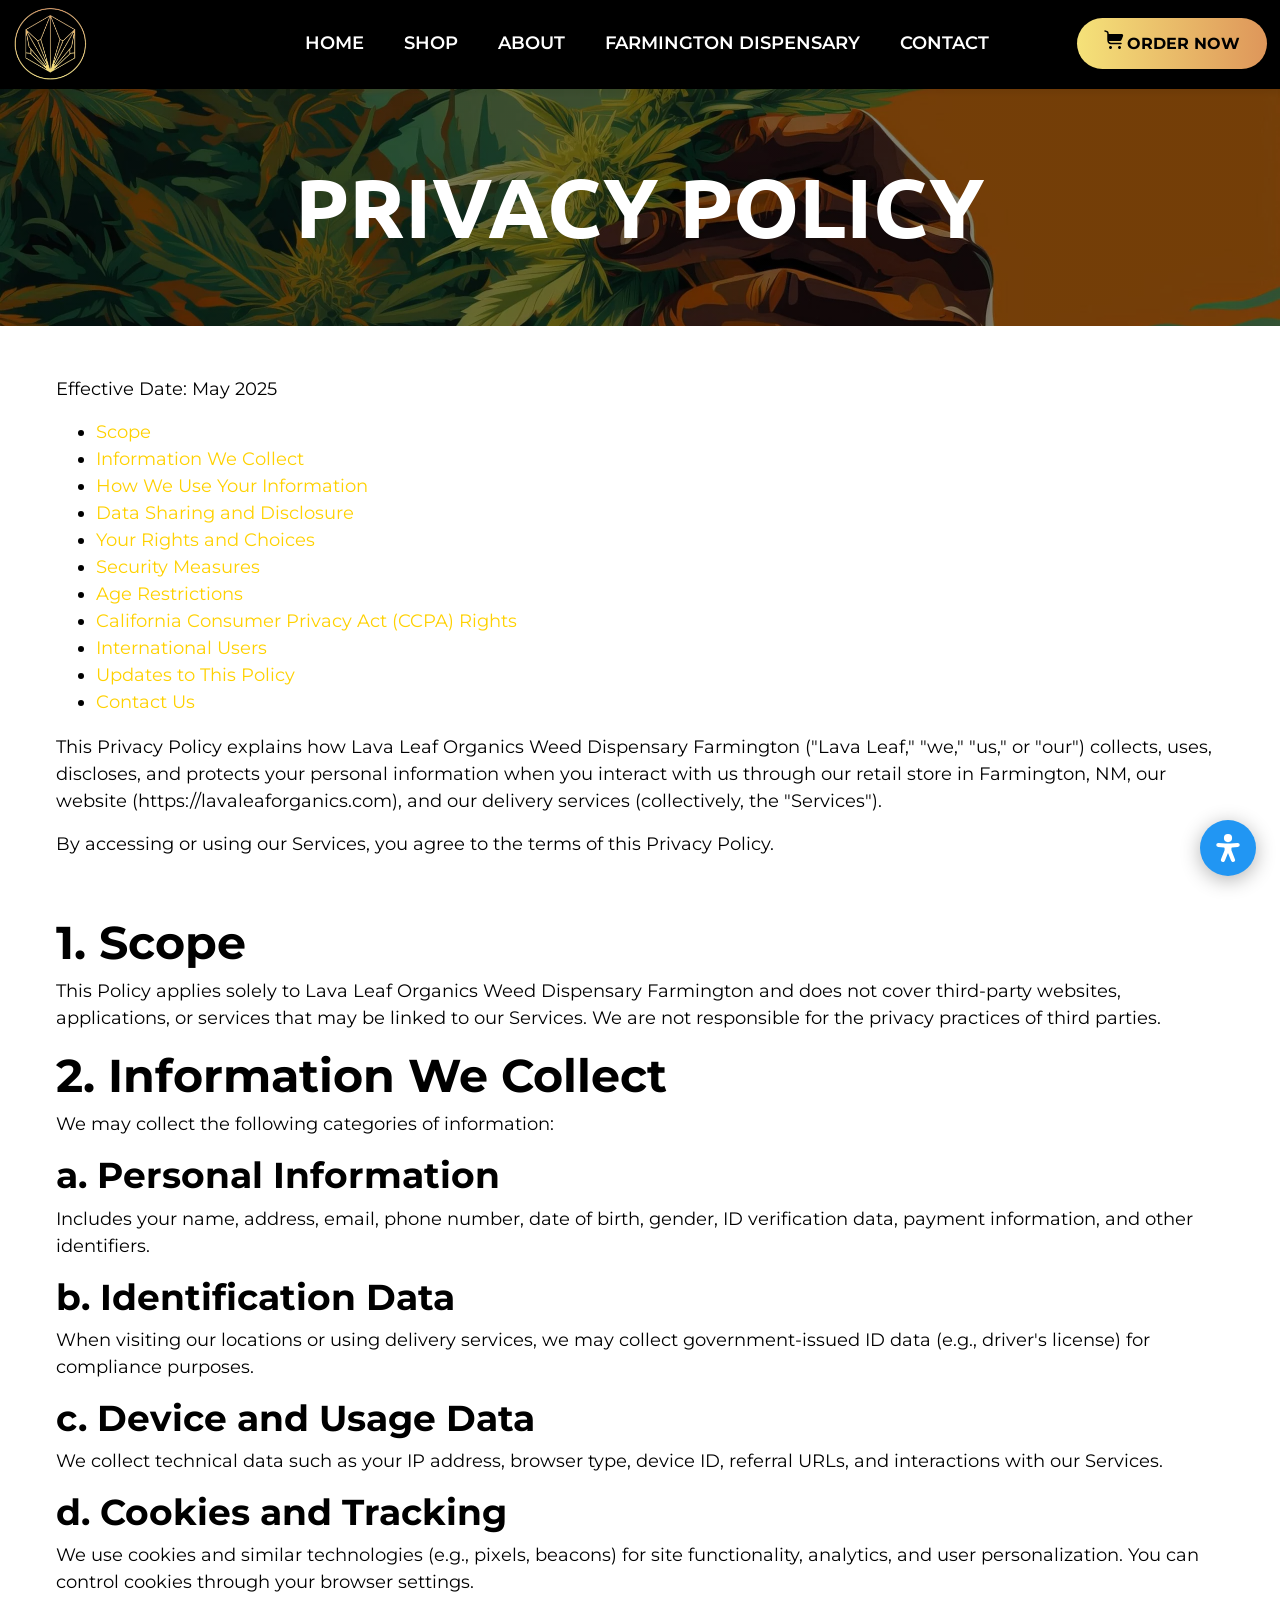
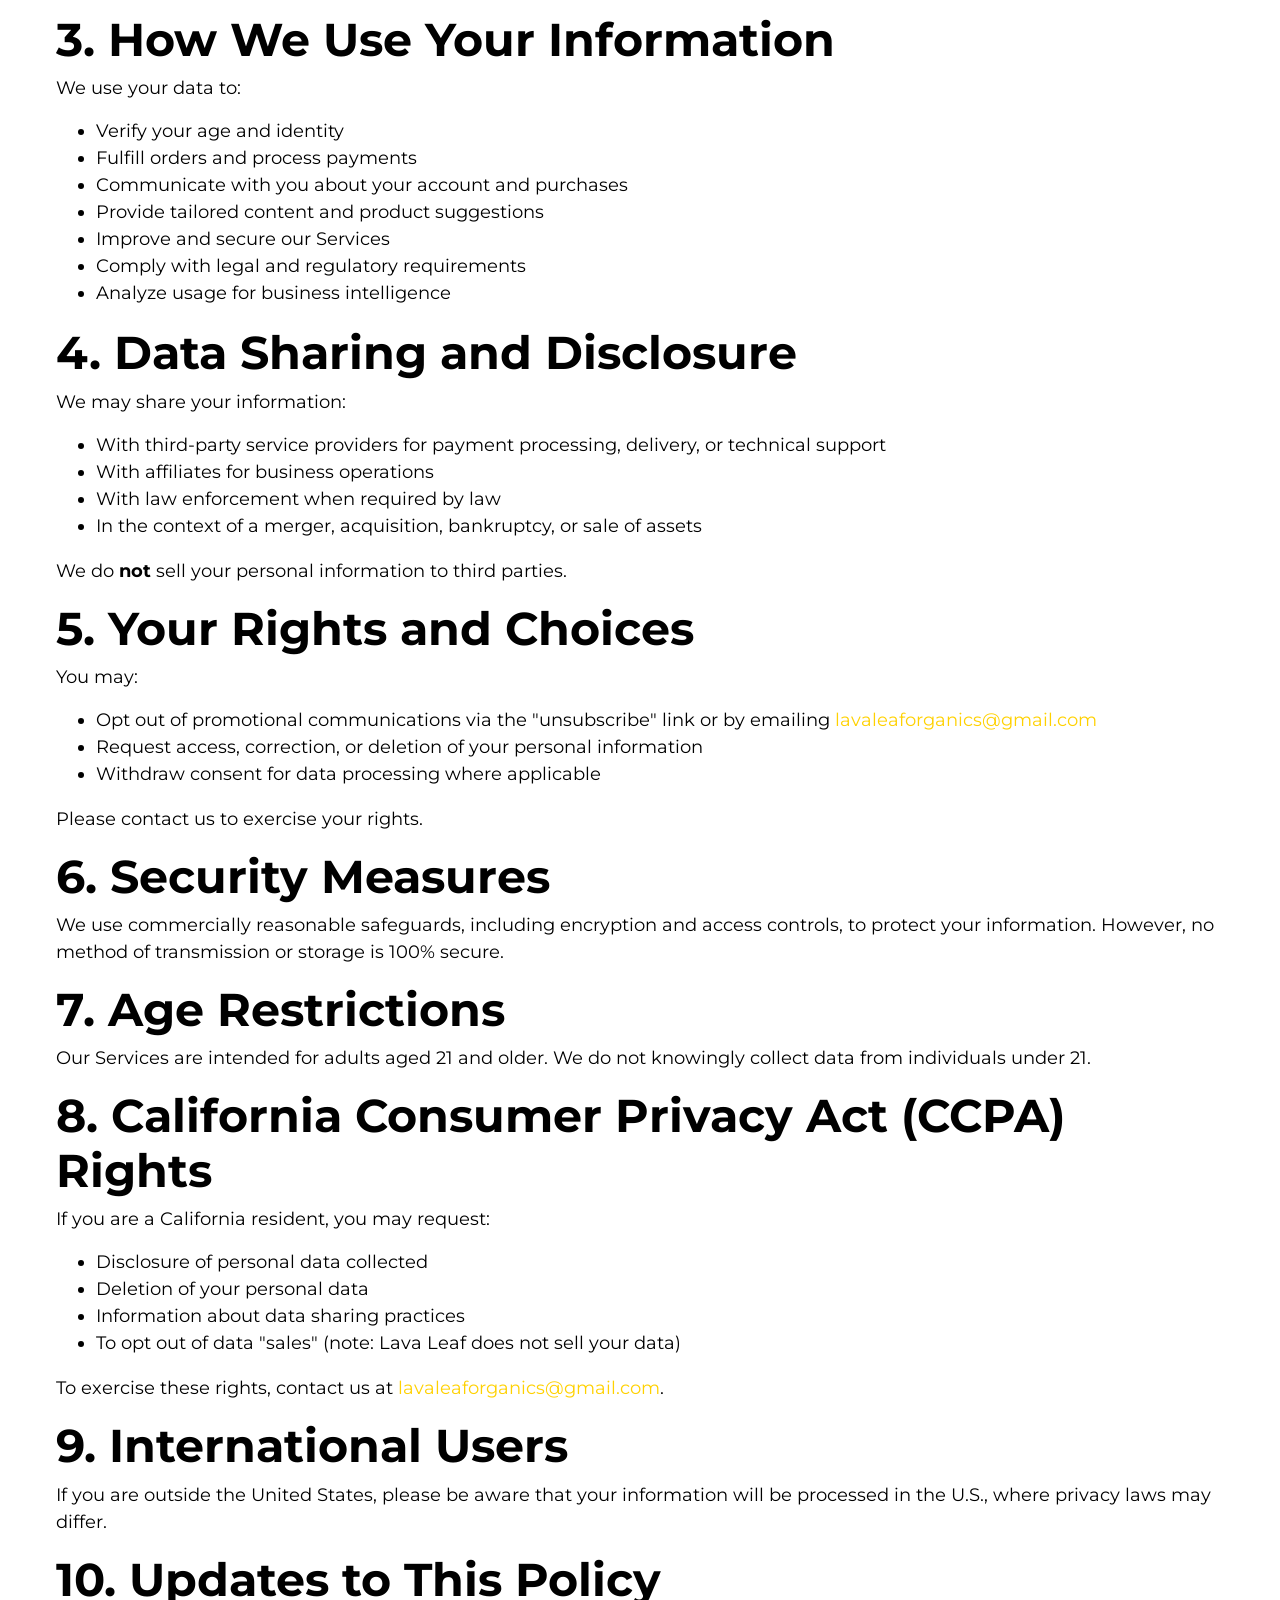
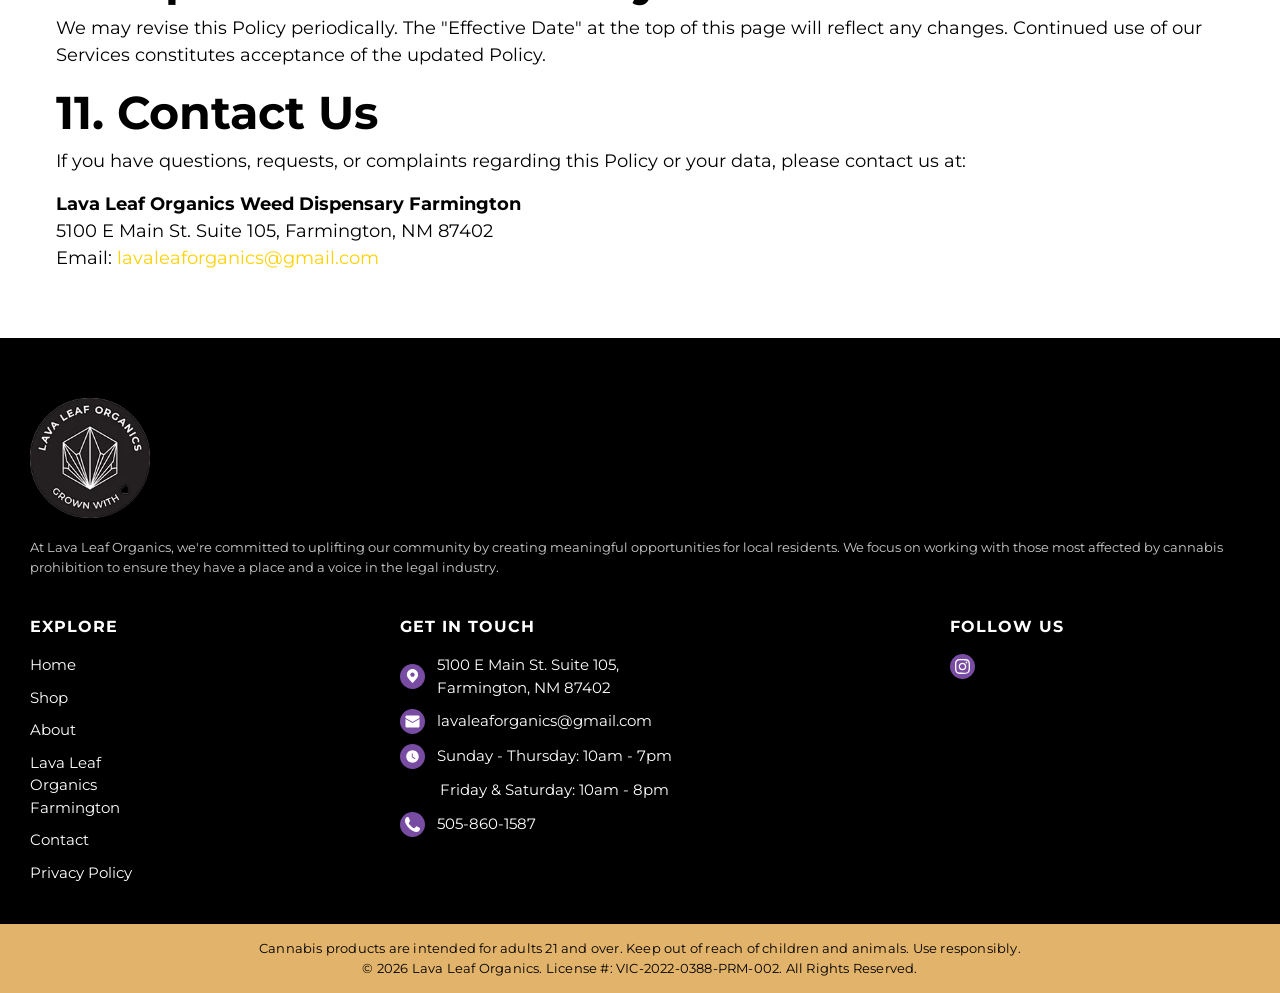
<file: privacy-policy.html>
<!DOCTYPE html><html lang="en"><head>
<meta name="referrer" content="no-referrer">
<script>
/* =====================================================================
   STATIC-PREVIEW NETWORK GUARD (added at publish; not part of the source site)
   Loaded FIRST so every later caller sees the wrapped transports.
   Guards the TRANSPORT, not each caller: the client's production URLs are
   injected as inline config (Defaults.*, __SG_TRACK__) and consumed by other
   files, so a per-file guard can never cover them.
   Scope: blocks PROGRAMMATIC off-origin requests (fetch / XHR / sendBeacon).
   It does NOT block user-initiated NAVIGATION - nav links still go to the real
   site, which is intended for a preview and documented in README.md.
   ===================================================================== */
(function () {
  var ORIGIN = location.origin;
  var ALLOW = ['maps.googleapis.com','maps.gstatic.com','places.googleapis.com','fonts.googleapis.com','fonts.gstatic.com'];
  function isForeign(u) {
    try {
      var x = new URL(u, document.baseURI);
      if (x.origin === ORIGIN) return false;
      return ALLOW.indexOf(x.hostname) === -1;
    } catch (e) { return true; }
  }
  function note(u) { try { console.warn('[static-preview] blocked off-origin request:', String(u)); } catch (e) {} }
  var _fetch = window.fetch;
  if (_fetch) {
    window.fetch = function (input, init) {
      var u = (input && typeof input === 'object' && 'url' in input) ? input.url : input;
      if (isForeign(u)) { note(u); return Promise.reject(new TypeError('Static preview: off-origin request blocked')); }
      return _fetch.apply(this, arguments);
    };
  }
  var _open = XMLHttpRequest.prototype.open;
  XMLHttpRequest.prototype.open = function (method, url) {
    if (isForeign(url)) { note(url); this.__previewBlocked = true; return _open.call(this, method, 'about:blank'); }
    return _open.apply(this, arguments);
  };
  var _send = XMLHttpRequest.prototype.send;
  XMLHttpRequest.prototype.send = function () { if (this.__previewBlocked) return; return _send.apply(this, arguments); };
  if (navigator.sendBeacon) {
    var _b = navigator.sendBeacon.bind(navigator);
    navigator.sendBeacon = function (u, d) { if (isForeign(u)) { note(u); return false; } return _b(u, d); };
  }
})();
</script>
<meta charset="UTF-8"><meta content="width=device-width, initial-scale=1, maximum-scale=6, shrink-to-fit=no" name="viewport"> <title>UNOFFICIAL PREVIEW — Privacy Policy | Lava Leaf Organics Dispensary Farmington</title><meta name="description" content="Unofficial static development copy of a single page, published for build review. Not the official Lava Leaf Organics site; the real site is https://lavaleaforganics.com/"> <meta property="og:title" content="UNOFFICIAL STATIC PREVIEW — not the Lava Leaf Organics website"> <meta property="og:type" content="website"> <meta property="og:url" content="https://sgencms.github.io/client-lavaleaforganics/privacy-policy.html"> <meta property="og:site_name" content="SGENCMS static preview (unaffiliated development copy)"> <meta property="og:description" content="An unaffiliated, non-interactive development copy of a single page, captured for build review. This is NOT the official Lava Leaf Organics website. The real site is https://lavaleaforganics.com/"> <meta name="twitter:card" content="summary"> <meta name="twitter:title" content="UNOFFICIAL STATIC PREVIEW — not the Lava Leaf Organics website"> <meta name="twitter:description" content="An unaffiliated, non-interactive development copy of a single page, captured for build review. This is NOT the official Lava Leaf Organics website."> <meta name="robots" content="noindex, nofollow, noarchive, nosnippet"> <meta name="sgen_version" content="SGEN v1.0"> <link rel="canonical" href="https://lavaleaforganics.com/privacy-policy"><link fetchpriority="high" rel="preload" as="image" href="assets/in-pages/Lava_Leaf_Logo.webp"><link fetchpriority="high" rel="preload" as="image" href="assets/in-pages/Legacy_Dispensary_Age_Gate1.webp"> <link rel="preconnect" href="https://fonts.googleapis.com"> <link rel="preconnect" href="https://fonts.gstatic.com" crossorigin=""> <link rel="icon" type="image/x-icon" href="assets/in-pages/Lava_Leaf_Logo.webp"> <link rel="preload" as="style" href="https://fonts.googleapis.com/css2?family=Montserrat:ital,wght@0,300;0,400;0,500;0,600;0,700;0,800;0,900;1,300;1,400;1,500;1,600;1,700;1,800;1,900&amp;display=swap" onload="this.onload=null;this.rel='stylesheet'"> <noscript><link href="https://fonts.googleapis.com/css2?family=Montserrat:ital,wght@0,300;0,400;0,500;0,600;0,700;0,800;0,900;1,300;1,400;1,500;1,600;1,700;1,800;1,900&amp;display=swap" rel="stylesheet" type="text/css" /></noscript><link rel="preload" as="style" href="https://fonts.googleapis.com/css2?family=Open+Sans:ital,wght@0,300;0,400;0,500;0,600;0,700;0,800;0,900;1,300;1,400;1,500;1,600;1,700;1,800;1,900&amp;display=swap" onload="this.onload=null;this.rel='stylesheet'"> <noscript><link href="https://fonts.googleapis.com/css2?family=Open+Sans:ital,wght@0,300;0,400;0,500;0,600;0,700;0,800;0,900;1,300;1,400;1,500;1,600;1,700;1,800;1,900&amp;display=swap" rel="stylesheet" type="text/css" /></noscript>      <noscript></noscript>  <noscript></noscript><!-- schema.org JSON-LD removed at publish: it asserted the client's business identity from a preview host. Not rendered. --><script>var Defaults={base_url:'',admin_url:'',age_verification_expiry:'1',current_url:'',};</script><!-- schema.org JSON-LD removed at publish: it asserted the client's business identity from a preview host. Not rendered. --><script>(function(){var STAGE_PADDING=100;var SELECTOR='#sg-card-items-iioh5';function applyOnce(){var cont=document.querySelector(SELECTOR)||document.querySelector('.sg-card-items.sgen--blocks_carousel');if(!cont||!cont.swiper)return false;var sw=cont.swiper;var w=cont.getBoundingClientRect().width;var cardW=w-2*STAGE_PADDING;if(cardW<80)cardW=w*0.7;var spv=w/cardW;sw.params.breakpoints={0:{slidesPerView:spv,centeredSlides:false,spaceBetween:0,slidesOffsetBefore:STAGE_PADDING,slidesOffsetAfter:STAGE_PADDING,speed:500,autoplay:false,loop:false},576:{slidesPerView:2,centeredSlides:false,spaceBetween:0,slidesOffsetBefore:0,slidesOffsetAfter:0,speed:500,autoplay:false,loop:false},768:{slidesPerView:3,centeredSlides:false,spaceBetween:0,slidesOffsetBefore:0,slidesOffsetAfter:0,speed:500,autoplay:false,loop:false},992:{slidesPerView:6,centeredSlides:false,spaceBetween:15,slidesOffsetBefore:0,slidesOffsetAfter:0,speed:500,autoplay:false,loop:false}};sw.currentBreakpoint=false;sw.setBreakpoint();sw.slideTo(0,0);sw.setTranslate(0);sw.update();return true}var tries=0;var poll=setInterval(function(){tries++;var ok=applyOnce();if(tries>=40)clearInterval(poll)},250);window.addEventListener('load',function(){setTimeout(applyOnce,300)});var t;window.addEventListener('resize',function(){clearTimeout(t);t=setTimeout(applyOnce,150)})})();</script><!-- schema.org JSON-LD removed at publish: it asserted the client's business identity from a preview host. Not rendered. --> <!-- window.__SG_TRACK__ (SGEN analytics config POSTing to the client's /sg-collect) removed at publish. --><script>window.__SG404__={"url":"https://lavaleaforganics.com/sg-collect-404","is404":false,"path":""};</script>










<link rel="preload" as="image" href="assets/in-pages/Lava_Leaf_Logo-2.webp" fetchpriority="high">
<link rel="preload" as="image" href="assets/in-pages/lava_leaf_1.webp" fetchpriority="high">

<link rel="stylesheet" href="chrome.css">

<style>/* === inline inline-0 === */
@font-face{font-family:Manrope;font-display:swap;font-weight:600;src:url(sites/sgen_lavaleaforganics_com/uploads/2025/04/Manrope_SemiBold.ttf) format("truetype")}@font-face{font-family:Manrope;font-display:swap;font-weight:700;src:url(sites/sgen_lavaleaforganics_com/uploads/2025/04/Manrope_Bold.ttf) format("truetype")}@font-face{font-family:Manrope;font-display:swap;font-weight:800;src:url(sites/sgen_lavaleaforganics_com/uploads/2025/04/Manrope_ExtraBold.ttf) format("truetype")}@font-face{font-family:Manrope;font-display:swap;font-weight:400;src:url(sites/sgen_lavaleaforganics_com/uploads/2025/04/Manrope_Regular.ttf) format("truetype")}@font-face{font-family:Manrope;font-display:swap;font-weight:200;src:url(sites/sgen_lavaleaforganics_com/uploads/2025/04/Manrope_ExtraLight.ttf) format("truetype")}

</style>
<style>/* === inline inline-1 === */
@font-face{font-family:"Avenir LT Std";font-display:swap;font-weight:500;src:url(sites/sgen_lavaleaforganics_com/uploads/2025/04/AvenirLTStd_Roman.ttf) format("truetype")}

</style>
<style>/* === inline inline-2 === */
@font-face{font-family:Ubuntu;font-display:swap;font-weight:normal;src:url(sites/sgen_lavaleaforganics_com/uploads/2026/06/ubuntu-bold.ttf) format("truetype")}

</style>
<style>/* === inline inline-3 === */
@font-face{font-family:"New Montserrat";font-display:swap;font-weight:normal;src:url(sites/sgen_lavaleaforganics_com/uploads/2026/06/montserrat-variablefont_wght.ttf) format("truetype")}

</style>
<style>/* === inline inline-4 === */
:root{--sgen-acc-btn-bg:#2196f3;--sgen-acc-btn-color:#fff}

</style>
<style>/* === inline inline-5 === */
:root{--body-font-size:18px;--body-font-family:Montserrat;--headings_1-font-size:60px;--headings_1-font-family:Montserrat;--headings_2-font-size:46px;--headings_2-font-family:Montserrat;--headings_3-font-size:36px;--headings_3-font-family:Montserrat;--headings_4-font-size:24px;--headings_4-font-family:Montserrat;--headings_5-font-size:20px;--headings_5-font-family:Montserrat;--headings_6-font-size:18px;--headings_6-font-family:Montserrat;--button-font-size:18px;--button-padding-y:10px;--button-padding-x:25px;--button-radius:25px;--color-body:#fff;--color-text:#000;--color-accent:#ffd100;--color-accent-rgb:255,209,0;--color-accent_hover:#ffd100;--color-primary:#f5e279;--color-primary-rgb:245,226,121;--color-primary_hover:#f5e279;--color-secondary:#de965a;--color-secondary-rgb:222,150,90;--color-secondary_hover:#de965a;--color-success:#57d367;--color-success-rgb:87,211,103;--color-success_hover:var(--color-success);--color-info:#2dcfe9;--color-info-rgb:45,207,233;--color-info_hover:var(--color-info);--color-warning:#e9af43;--color-warning-rgb:233,175,67;--color-warning_hover:var(--color-warning);--color-danger:#fd7379;--color-danger-rgb:253,115,121;--color-danger_hover:var(--color-danger);--color-light:#fff;--color-light-rgb:255,255,255;--color-light_hover:var(--color-light);--color-dark:#000;--color-dark-rgb:0,0,0;--color-dark_hover:var(--color-dark)}.container{max-width:1199px}section,.section{padding-top:50px;padding-right:0;padding-bottom:50px;padding-left:0}.btn{font-family:Montserrat;font-display:swap;font-size:18px;border-width:1px;padding-top:10px;padding-right:25px;padding-bottom:10px;padding-left:25px;border-top-left-radius:25px;border-top-right-radius:25px;border-bottom-right-radius:25px;border-bottom-left-radius:25px}.btn.btn-accent{color:#000;background-color:var(--color-accent);border-color:var(--color-accent)}.btn.btn-outline-accent{color:var(--color-accent);border-color:var(--color-accent)}.btn.btn-accent:hover{color:#000;background:var(--color-accent_hover);border-color:var(--color-accent_hover)}.btn.btn-outline-accent:hover{color:#000;background:var(--color-accent_hover);border-color:var(--color-accent_hover)}.btn.btn-primary{color:#fff;background-color:#7e9f11}.btn.btn-outline-primary{color:#7e9f11}.btn.btn-primary:hover{color:#fff;background:#94ba14;border-color:var(--color-primary_hover)}.btn.btn-outline-primary:hover{color:#fff;background:#94ba14;border-color:var(--color-primary_hover)}.btn.btn-secondary{color:#829d28;background-color:transparent;border-color:#7e9f11}.btn.btn-outline-secondary{color:transparent;border-color:#7e9f11}.btn.btn-secondary:hover{color:#6a8409;background:#f8fff0;border-color:#94ba14}.btn.btn-outline-secondary:hover{color:#6a8409;background:#f8fff0;border-color:#94ba14}.btn.btn-success{color:#000;background-color:var(--color-success);border-color:var(--color-success)}.btn.btn-outline-success{color:var(--color-success);border-color:var(--color-success)}.btn.btn-success:hover{color:#000;background:var(--color-success_hover);border-color:var(--color-success_hover)}.btn.btn-outline-success:hover{color:#000;background:var(--color-success_hover);border-color:var(--color-success_hover)}.btn.btn-info{color:#000;background-color:var(--color-info);border-color:var(--color-info)}.btn.btn-outline-info{color:var(--color-info);border-color:var(--color-info)}.btn.btn-info:hover{color:#000;background:var(--color-info_hover);border-color:var(--color-info_hover)}.btn.btn-outline-info:hover{color:#000;background:var(--color-info_hover);border-color:var(--color-info_hover)}.btn.btn-warning{color:#000;background-color:var(--color-warning);border-color:var(--color-warning)}.btn.btn-outline-warning{color:var(--color-warning);border-color:var(--color-warning)}.btn.btn-warning:hover{color:#000;background:var(--color-warning_hover);border-color:var(--color-warning_hover)}.btn.btn-outline-warning:hover{color:#000;background:var(--color-warning_hover);border-color:var(--color-warning_hover)}.btn.btn-danger{color:#000;background-color:var(--color-danger);border-color:var(--color-danger)}.btn.btn-outline-danger{color:var(--color-danger);border-color:var(--color-danger)}.btn.btn-danger:hover{color:#000;background:var(--color-danger_hover);border-color:var(--color-danger_hover)}.btn.btn-outline-danger:hover{color:#000;background:var(--color-danger_hover);border-color:var(--color-danger_hover)}.btn.btn-light{color:#000;background-color:var(--color-light);border-color:var(--color-light)}.btn.btn-outline-light{color:var(--color-light);border-color:var(--color-light)}.btn.btn-light:hover{color:#000;background:var(--color-light_hover);border-color:var(--color-light_hover)}.btn.btn-outline-light:hover{color:#000;background:var(--color-light_hover);border-color:var(--color-light_hover)}.btn.btn-dark{color:#FFF;background-color:var(--color-dark);border-color:var(--color-dark)}.btn.btn-outline-dark{color:var(--color-dark);border-color:var(--color-dark)}.btn.btn-dark:hover{color:#FFF;background:var(--color-dark_hover);border-color:var(--color-dark_hover)}.btn.btn-outline-dark:hover{color:#FFF;background:var(--color-dark_hover);border-color:var(--color-dark_hover)}header#masterhead{font-family:Montserrat;font-display:swap;background-color:#000;color:#fff}footer#masterfoot{font-family:Montserrat;font-display:swap;background-color:#000;color:#fff}.section.section-footer-top{background-color:#f5f5f5;color:#121212}.copyright{font-family:"Open Sans";font-display:swap;background-color:#000;color:#fff}.sticky-mobile-ctas{background-color:#fff}

</style>
<style>/* === inline inline-6 === */
.sg-section.sg-section-page-banner{background-color:#000;color:#fff;background-image:url(assets/in-pages/Legacy_Dispensary_Hero_Image.webp)}

</style>
<style>/* === inline inline-7 === */
.sg-navbar.sg-navbar-expand-md{text-transform:uppercase!important;font-weight:600!important}

</style>
<style>/* === inline inline-8 === */
#comp_mpw47mnd00ypt,#comp_mpw76mv1g5sp2{padding:1px!important}.sg-navbar-brand{display:flex}

</style>
<style>/* === inline inline-9 === */
.accordion{font-family:Montserrat,sans-serif!important}.sg-accordion-button span{font-family:Montserrat,sans-serif!important}#iq9r4 ul.sgb-iconlists-items .icon{color:black!important}@media (max-width:575px){#i0teb4 .sg-accordion{padding-left:20px;padding-right:20px}#ilmpp .gallery-container{padding-left:20px;padding-right:20px}#ib14r6,#ihzer,#il9j8,#i8bo7,#i1gac,#i6c1kq,#i8ambk,#i5pm0f,#igg07g,#i64str,#ibdos,#igymy,#ip0ua,#iuvrj,#i63xc{font-size:32px!important}#ihq65,#il0ci,#ilva2p{gap:0!important}#masterhead>div>div{margin:0!important;padding-left:20px;padding-right:20px}#igg07g{margin-bottom:20px!important}#gallery-items-ib6qtx .swiper-slide{width:calc((100% - 15px) / 2)!important;height:auto!important;margin-right:15px!important}#gallery-items-ib6qtx .swiper-slide:last-child{margin-right:0!important}#gallery-items-ib6qtx .gallery-item-image .thumb,#gallery-items-ib6qtx .gallery-item-image>a{width:100%!important;display:block!important}#gallery-items-ib6qtx .gallery-item-image img{width:100%!important;height:auto!important;aspect-ratio:3 / 4!important;object-fit:cover!important;display:block!important}}@media (max-width:767px){#swiper-wrapper-02fdf7bdcdce637a{transform:none!important;display:flex!important;flex-wrap:nowrap!important;gap:8px}#swiper-wrapper-02fdf7bdcdce637a .swiper-slide{width:calc((100% - 8px) / 2)!important;flex:0 0 calc((100% - 8px) / 2)!important;margin:0!important}#swiper-wrapper-02fdf7bdcdce637a .gallery-item-image,#swiper-wrapper-02fdf7bdcdce637a .gallery-item-image>a,#swiper-wrapper-02fdf7bdcdce637a .gallery-item-image .thumb{width:100%!important;display:block!important}#swiper-wrapper-02fdf7bdcdce637a .gallery-item-image img{width:100%!important;height:auto!important;aspect-ratio:3 / 4!important;object-fit:cover!important;display:block!important}}.sticky-mobile-ctas{position:fixed!important;left:0!important;right:0!important;top:auto!important;bottom:0!important;bottom:env(safe-area-inset-bottom,0px)!important;transition:transform .25s ease,opacity .25s ease!important;will-change:transform;transform:translateZ(0);backface-visibility:hidden}@media (max-width:767px){html,body{overflow-x:hidden!important;max-width:100%!important}.hc-testimonial-track{max-width:100%}#hc-testimonial-track{overflow:hidden}}

</style>
<style>/* === inline inline-10 === */
.legacy-dispensary-products-ilned{display:grid;grid-template-columns:52% 47%;gap:15px;width:90%;max-width:1638px;margin-left:auto;margin-right:auto;justify-content:center}.product-card-ilned{position:relative;border-radius:12px;overflow:hidden;color:white;padding:25px;display:flex;flex-direction:column;justify-content:space-between}.product-card-ilned::before{content:'';position:absolute;top:0;left:0;width:100%;height:100%;background:linear-gradient(90deg,#F5E279 0,#DE965A 100%);background-size:cover;background-position:center;z-index:-2}.flower-card-ilned{grid-column:1;grid-row:1;height:528px;width:100%;}.product-cards-right-ilned{grid-column:2;display:flex;flex-direction:column;gap:15px;height:528px;width:100%}.preroll-card-ilned{height:252px}.small-cards-container-ilned{display:grid;grid-template-columns:1fr 1fr;gap:15px;flex-grow:1}.small-card-ilned{height:261px}.content-ilned{position:relative;z-index:1;display:flex;flex-direction:column;justify-content:center;height:100%;align-items:center;width:60%}.text-ilned{font-family:Montserrat,sans-serif;font-weight:900;font-size:clamp(22px,1.8vw,40px);text-transform:uppercase;margin:0;position:relative;padding-bottom:10px;color:#000}.description-ilned{font-family:Montserrat,sans-serif;font-weight:400;font-size:min(max(0.8rem,1vw),1rem);color:#000;margin:0;padding-bottom:10px;position:relative;text-align:center;width:1400px!important}.order-btn-ilned{background-color:#000;color:white;border:0;padding:min(max(0.7rem,3vw),1rem);border-radius:36px;font-size:min(max(1rem,3vw),1rem);font-weight:700;font-family:Montserrat,sans-serif;text-align:center;text-transform:uppercase;cursor:pointer;width:min(max(11rem,50%),9rem)}.product-img-ilned{position:absolute;right:0;bottom:0;z-index:0;object-fit:contain;max-width:100%;transition:all 5s}.product-card-ilned:hover .product-img-ilned{transform:scale(1.2)}@media screen and (max-width:1680px){.legacy-dispensary-products-ilned{width:95%}.flower-card-ilned,.product-cards-right-ilned{height:500px}.preroll-card-ilned{height:240px}.small-card-ilned{height:245px}}@media screen and (max-width:1440px){.legacy-dispensary-products-ilned{width:95%}.flower-card-ilned,.product-cards-right-ilned{height:460px}.preroll-card-ilned{height:220px}.small-card-ilned{height:225px}}@media screen and (max-width:1200px){.legacy-dispensary-products-ilned{width:98%}.flower-card-ilned,.product-cards-right-ilned{height:420px}.preroll-card-ilned{height:200px}.small-card-ilned{height:205px}}@media screen and (max-width:768px){.legacy-dispensary-products-ilned{grid-template-columns:1fr}.flower-card-ilned{grid-column:1;grid-row:auto;height:400px}.product-cards-right-ilned{grid-column:1}.small-cards-container-ilned{grid-template-columns:1fr}.small-card-ilned{height:200px}.text-ilned{font-size:clamp(20px,4vw,28px)}.product-img-ilned{max-width:40%!important}}@media screen and (max-width:480px){.flower-card-ilned{height:300px}.preroll-card-ilned,.small-card-ilned{height:180px}.text-ilned{font-size:20px}.order-btn-ilned{padding:8px 20px;font-size:14px}}

</style>
<style>/* === inline inline-11 === */
#im21k{background:linear-gradient(90deg,#F5E279 0,#EBB66A 50%,#DE965A 100%);-webkit-background-clip:text;background-clip:text;color:transparent!important;text-transform:uppercase;display:inline-block}

</style>
<style>/* === inline inline-12 === */
:root{--header-color:#000;--sg-color-text-primary:#fff;--accent-color:#F5E279;--hover-color:#F5E279;--logo-size:82px;--nav-font-size:18px;--button-padding:.75rem 1.5rem}header#masterhead{background-color:#000}header#masterhead .primary-navbar .navbar{padding-left:1.25rem!important}@media only screen and (max-width:1200px){header#masterhead{height:128px}.primary-navbar .navbar{min-height:128px}}#masterhead>div>div{max-width:none}header#masterhead .primary-navbar.primary-navbar--theme_header_kolas .navbar-wrapper>*{padding:0;flex:none;text-transform:uppercase}#mobile-nav>.inner{background-color:var(--sg-color-dark);width:100%}#mobile-nav>.inner .site-img-logo>img{width:207px;height:207px}#mobile-nav.slideNav.open>.inner{background-color:rgba(13,13,13,1);background-size:cover;background-position:bottom center!important;background:url(assets/in-pages/Age_Gate_Background___1920.webp)}#mobile-nav>.inner>.navi>ul.nav li a:hover{background-color:var(--sg-color-primary);color:var(--sg-color-body)!important}.navbar-wrapper{display:flex;align-items:center;justify-content:space-between;flex-wrap:nowrap;width:100%}.navbar-brand{margin-right:auto}.item-navigations{flex-grow:1;display:flex;justify-content:center;align-items:center}.item-ctas{display:flex;justify-content:flex-end;align-items:center}#masterhead>div>div>nav>div>div.item.item-ctas>ul>li{padding-right:15px}.nav-link{font-family:Montserrat,sans-serif;font-weight:600;font-size:var(--nav-font-size);line-height:102%;letter-spacing:0;text-align:center;vertical-align:middle;color:white!important}.nav-link:hover{color:var(--hover-color)!important}.navbar-brand img,.site-img-logo img{width:var(--logo-size);height:var(--logo-size);object-fit:contain}.site-landing-wrapper>div>div>div.brand.mb-4>a>div>img{width:100%;height:100%}.mobile-toggler-burger{display:none;position:absolute;right:25px;top:35px;width:50px;height:50px;z-index:1000;background-color:transparent}.mobile-toggler-burger>span{height:7px;border-radius:30px}.navbar-toggler{margin-left:auto;margin-right:20px}#masterhead>div>div>nav>a.mobile-toggler-burger>span.top-bun{width:25px!important;margin-left:0}#masterhead>div>div>nav>a.mobile-toggler-burger>span.meat{width:50px;height:7px;margin:7px 0;border-radius:10px}#masterhead>div>div>nav>a.mobile-toggler-burger>span.bottom-bun{width:25px!important;margin-right:0}#mobile-nav .close{right:20px!important;top:20px;left:unset!important}.mobile-toggler-burger.close>span.meat{margin-top:-11px}#mobile-nav>.inner>.navi>ul.nav li>a,#mobile-nav>.inner>.navi>ul.nav li>.nav-link{border-bottom:none!important}#masterhead>div>div>nav>div>div.item.item-ctas>ul>li>a,#mobile-nav>div>div.ctas.mt-4>ul>li>a{font-size:18px}a.btn.btn-primary{background:linear-gradient(90deg,#F5E279 0,#DE965A 100%);color:#000;border:0;padding:min(max(0.7rem,3vw),1rem);border-radius:36px;font-size:min(max(1rem,3vw),1rem);font-weight:700;font-family:Montserrat,sans-serif;text-align:center;text-transform:uppercase;cursor:pointer;width:min(max(11rem,50%),9rem)}a.btn.btn-light.btn--no{background:linear-gradient(90.03deg,#FFF .03%,#DE965A 146.43%);border:3px solid transparent;color:#000;padding:14.5px 27px!important;text-transform:uppercase;border-radius:36px!important;font-weight:700}a.btn.btn-primary.btn--yes{background:linear-gradient(90deg,#F5E279 0,#DE965A 100%);color:#000;border:0;padding:14.5px 27px!important;border-radius:36px}.sg_age-verification>.inner .actions>.btn{font-size:18px;min-width:179px!important;min-height:63px!important;line-height:0;margin:0 25px 20px 25px}.view-menu-button,.get-direction-button{display:flex;align-items:center;justify-content:center;text-decoration:none;font-weight:700;text-align:center;transition:all .3s;gap:10px;font-family:Montserrat,sans-serif;cursor:pointer;width:auto;height:auto;border-radius:100px;font-size:22px}.view-menu-button{padding:20px 30px;background:linear-gradient(90deg,#F5E279 0,#DE965A 100%);color:#000;border:0}.get-direction-button{padding:20px 25px;background-color:transparent;color:#000;border:4px solid #000}.view-menu-button:hover,.get-direction-button:hover{transform:translateY(-5px);box-shadow:0 10px 20px rgba(0,0,0,.1)}.view-menu-button:hover{background-color:#333}.get-direction-button:hover{background-color:#f5f5f5}@media (max-width:575px){footer#masterfoot{padding-bottom:1px!important}.sg_age-verification>.inner .actions>.btn{margin:0 28px 20px 28px}.sg_age-verification>.inner h1{line-height:1.5!important}}.sg_age-verification{background:url(assets/in-pages/Age_Gate_Background___1920.webp);background-color:rgba(13,13,13,1);background-size:cover}.sg_age-verification:before{background-color:unset}.sg_age-verification>.inner{max-width:none}.sg_age-verification>.inner .actions>.btn{border-width:0!important}.sg_age-verification>.inner .actions>.btn>.btn--no{font-size:18px;border-width:0!important;margin:5px 20px;text-transform:uppercase}.site-landing-wrapper>div>div>div.brand.mb-4>a>div>img{width:60%;height:100%}#sgp_1.fancybox-content{padding:0}@media only screen and (max-width:575px){.sg_age-verification .site-img-logo img{max-height:none;width:70%}.sg_age-verification{background:url(assets/in-pages/Age_Gate_Background___1920.webp);background-position:40% 55%}}@media only screen and (max-width:1200px){:root{--nav-font-size:15px}}@media only screen and (max-width:768px){:root{--nav-font-size:14px}}@media only screen and (max-width:480px){:root{--nav-font-size:13px}}#masterhead>div>div>nav>div>div.item.item-ctas>ul>li>a{width:190px}@media only screen and (min-width:1921px){:root{--logo-size:82px;--nav-font-size:18px;--button-padding:.75rem 1.5rem}.navbar-wrapper{max-width:1800px;margin:0 auto}.navbar-nav .nav-item,.sg-site-navigation .nav-item{margin:0}}@media only screen and (min-width:1681px) and (max-width:1920px){:root{--logo-size:82px;--nav-font-size:18px;--button-padding:.75rem 1.5rem}.navbar-wrapper{max-width:1600px;margin:0 auto}.navbar-nav .nav-item,.sg-site-navigation .nav-item{margin:0}}@media only screen and (min-width:1441px) and (max-width:1680px){:root{--logo-size:80px;--nav-font-size:17px;--button-padding:.7rem 1.4rem}.navbar-wrapper{max-width:1400px;margin:0 auto}.navbar-nav .nav-item,.sg-site-navigation .nav-item{margin:0 8px}}@media only screen and (min-width:1201px) and (max-width:1440px){:root{--logo-size:75px;--nav-font-size:16px;--button-padding:.65rem 1.3rem}.navbar-wrapper{max-width:1180px;margin:0 auto}.navbar-nav .nav-item,.sg-site-navigation .nav-item{margin:0 5px}#masterhead>div>div>nav>div>div.item.item-ctas>ul>li>a{font-size:15px}}@media only screen and (min-width:574px) and (max-width:1200px){:root{--logo-size:70px;--nav-font-size:14px;--button-padding:.6rem 1.2rem}.navbar-nav .nav-item,.sg-site-navigation .nav-item{margin:0;padding:0!important}.item-navigations{padding:0 5px}#masterhead>div>div>nav>div>div.item.item-ctas>ul>li>a{font-size:14px}#io2pg{margin:0!important}#mobile-nav>.inner>.navi{margin-right:50px;margin-left:50px}#mobile-nav>.inner>.navi>ul.nav li a,#mobile-nav>.inner>.navi>ul.nav li .nav-link{padding:1em;text-align:center}.sg-site-navigation.navbar-nav>.nav-item{padding:0}.navi>ul:nth-child(1)>li:nth-child(7)>a:nth-child(1){border-bottom:unset!important}#mobile-nav .navbar-ctas .nav-cta-item>a{width:40%}.nav{text-align:center}@media only screen and (max-width:980px){.nav-link{font-family:Montserrat,sans-serif;font-weight:700;font-size:clamp(22px,3vw,25px);line-height:102%;letter-spacing:0;text-align:center;vertical-align:middle;text-transform:uppercase}.mobile-toggler-burger>span{margin:4px auto}#mobile-nav>.inner>.navi>ul.nav li a,#mobile-nav>.inner>.navi>ul.nav li .nav-link{padding:1em;text-align:center}.navbar-wrapper,.navbar-expand-md .navbar-collapse{display:none!important}.mobile-toggler-burger,.mobile-navbar-brand,.navbar-expand-md .navbar-toggler{display:block!important}a.mobile-toggler-burger{opacity:1!important;visibility:visible!important}.primary-navbar .navbar{padding:0!important}}}@media only screen and (max-width:574px){#mobile-nav>.inner>.navi>ul.nav li a,#mobile-nav>.inner>.navi>ul.nav li .nav-link{border-bottom:none}#mobile-toggler-burger>span{margin:4px auto}#mobile-nav>.inner>.navi{margin-right:50px;margin-left:50px}#mobile-nav>.inner>.navi>ul.nav li a,#mobile-nav>.inner>.navi>ul.nav li .nav-link{padding:1em;text-align:center}.sg-site-navigation.navbar-nav>.nav-item{padding:0}.nav-link{font-family:Montserrat,sans-serif;font-weight:700;font-size:clamp(22px,3vw,25px);line-height:102%;letter-spacing:0;text-align:center;vertical-align:middle;text-transform:uppercase}.navi>ul:nth-child(1)>li:nth-child(7)>a:nth-child(1){border-bottom:unset!important}#mobile-nav .navbar-ctas .nav-cta-item>a{width:35%}.nav{text-align:center}}@media only screen and (min-width:431px) and (max-width:574px){:root{--logo-size:65px;--nav-font-size:16px;--button-padding:.6rem 1.2rem}.mobile-toggler-burger>span{margin:4px auto}header#masterhead .primary-navbar .navbar .navbar-brand{max-width:80px;width:100%!important}header#masterhead .navbar-brand img{width:100%;height:100%}.mobile-navigation .nav-link{padding:12px 15px;text-align:left}#mobile-nav>div>div.ctas.mt-4>ul>li>a{font-size:15px}#masterhead:before{height:80px}.mobile-toggler-burger,.mobile-navbar-brand,.navbar-expand-md .navbar-toggler{display:block!important}.navbar-wrapper,.navbar-expand-md .navbar-collapse{display:none!important}a.mobile-toggler-burger{opacity:1!important;visibility:visible!important}.primary-navbar .navbar{padding:0!important}}@media only screen and (min-width:381px) and (max-width:431px){:root{--logo-size:60px;--nav-font-size:15px;--button-padding:.55rem 1.1rem}.site-img-logo{padding-top:3px}header#masterhead{height:75px}.mobile-navigation .nav-link{padding:10px 15px;text-align:left}#mobile-nav>div>div.ctas.mt-4>ul>li>a{font-size:14px}#masterhead:before{height:70px}.navbar-wrapper{display:none!important}.mobile-navbar-brand{display:block!important;margin-left:20px;height:73px}.mobile-toggler-burger{display:block!important;position:absolute;right:15px;top:14px;z-index:1000;opacity:1!important;visibility:visible!important;width:40px;height:40px}.navbar-expand-md .navbar-toggler{display:block!important}.navbar-expand-md .navbar-collapse{display:none!important}.primary-navbar .navbar{padding:0!important;min-height:43px}.mobile-toggler-burger>span{height:6px;border-radius:25px}#masterhead>div>div>nav>a.mobile-toggler-burger>span.top-bun{width:20px!important}#masterhead>div>div>nav>a.mobile-toggler-burger>span.meat{width:40px;height:6px;margin:6px 0}#masterhead>div>div>nav>a.mobile-toggler-burger>span.bottom-bun{width:20px!important}.mobile-toggler-burger.close>span.meat{margin-top:-9px}#mobile-nav .navbar-ctas .nav-cta-item>a{width:45%}}@media only screen and (max-width:380px){:root{--logo-size:55px;--nav-font-size:14px;--button-padding:.5rem 1rem}header#masterhead{height:75px}header#masterhead .primary-navbar .navbar{padding:0}.site-img-logo{padding-top:5px}.mobile-navigation .nav-link{padding:10px 15px;text-align:left}#mobile-nav>div>div.ctas.mt-4>ul>li>a{font-size:14px}#masterhead:before{height:60px}.mobile-toggler-burger{display:block!important;opacity:1!important;visibility:visible!important;right:20px!important;top:10px}.mobile-toggler-burger>span{margin:3px auto}.navbar{align-items:flex-start}.navbar-wrapper{display:none!important}.mobile-navbar-brand{display:block!important;margin-left:20px;align-items:center;height:74px}.navbar-expand-md .navbar-toggler{display:block!important}.navbar-expand-md .navbar-collapse{display:none!important}.mobile-toggler-burger{right:12px!important;top:18px;width:35px;height:35px}.mobile-toggler-burger>span{height:5px;border-radius:20px}#masterhead>div>div>nav>a.mobile-toggler-burger>span.top-bun{width:18px!important}#masterhead>div>div>nav>a.mobile-toggler-burger>span.meat{width:35px;height:5px;margin:5px 0}#masterhead>div>div>nav>a.mobile-toggler-burger>span.bottom-bun{width:18px!important}.mobile-toggler-burger.close>span.meat{margin-top:-8px}#mobile-nav .navbar-ctas .nav-cta-item>a{width:45%}}.show-on-1920{display:none!important}@media (min-width:1780px) and (max-width:1921px){.show-on-1920{display:block!important}}.show-on-574{display:none!important}@media (min-width:554px) and (max-width:575px){.show-on-574{display:block!important}}body.has-sticky-cta-footer{margin-bottom:0}.sticky-mobile-ctas>a.btn{box-shadow:unset}.sticky-mobile-ctas{background-color:#fff0;padding:0 74px}.sticky-mobile-ctas>a.btn-has-icon:nth-child(1){width:203px;height:64px}.sticky-mobile-ctas>a.btn-has-icon:nth-child(1)>span:nth-child(1){display:inline-flex;align-items:center;justify-content:center;width:30px;height:30px}.sticky-mobile-ctas>a.btn-has-icon:nth-child(1)>span:nth-child(1)>.fa-shopping-cart{color:#000;font-size:15px}.sticky-mobile-ctas>a.btn:nth-child(2){width:202px!important;height:64px!important;background-color:white;color:#000;font-size:18px}.sticky-mobile-ctas>a.btn-has-icon:nth-child(2)>span:nth-child(1){display:inline-flex;align-items:center;justify-content:center;width:30px;height:30px;border-radius:50%}.sticky-mobile-ctas>a.btn-has-icon:nth-child(2)>span:nth-child(1)>.fa-phone{color:#000;font-size:15px}@media (max-width:555px){.sticky-mobile-ctas{padding:0 40px}}@media (max-width:480px){.sticky-mobile-ctas{padding:0 35px}.sticky-mobile-ctas>a.btn-has-icon:nth-child(1),.sticky-mobile-ctas>a.btn-has-icon:nth-child(2){font-size:14px}}@media (max-width:450px){.sticky-mobile-ctas{padding:0 20px}}@media (max-width:431px){.sticky-mobile-ctas{padding:0 10px}}@media (max-width:356px){.sticky-mobile-ctas>a.btn-has-icon:nth-child(1),.sticky-mobile-ctas>a.btn-has-icon:nth-child(2){font-size:11px}}.owl-theme.owl-carousel .owl-dots .owl-dot span{border:1px solid #9484A2!important;background:transparent}.owl-theme.owl-carousel .owl-dots .owl-dot.active span{background-color:#9484A2!important}.skip-link{position:absolute;left:-999px;top:auto;width:1px;height:1px;overflow:hidden;z-index:100;background:#fff;color:#000;padding:8px;text-decoration:none}.skip-link:focus{left:8px;top:8px;width:auto;height:auto;font-size:1rem;outline:2px solid #005fcc}

</style>
<style>/* === inline inline-13 === */
#comp_mpw47mnd00ypt{display:flex;justify-content:center;align-items:center;--shape-divider-color-top:#000;--shape-divider-color-bottom:#000}@media only screen and (max-width:991px){#comp_mpw47mnd00ypt{--shape-divider-color-top:#000;--shape-divider-color-bottom:#000}}#is7i{sg-flex-wrap:wrap;margin:0;--shape-divider-color-top:#000;--shape-divider-color-bottom:#000;width:100%;max-width:1600px}#ib7j{flex-basis:20%;max-width:20%;display:flex;justify-content:flex-start;align-items:center}@media only screen and (max-width:767px){#ib7j{max-width:100%;flex-basis:100%;margin:0 0 15px 0}}@media only screen and (max-width:767px){#ib7j{max-width:100%;flex-basis:100%;margin:0 0 15px 0}}#comp_mpw3tdy6fjy42{display:flex;justify-content:center;align-items:center;--shape-divider-color-top:#000;--shape-divider-color-bottom:#000}#iqev{flex-basis:80%;max-width:80%;display:flex;justify-content:space-between}@media only screen and (max-width:767px){#iqev{max-width:100%;flex-basis:100%;margin:0 0 15px 0}}#comp_mpw3v3cua177r{display:flex;justify-content:center;align-items:center}#comp_mpw4mhgooaerz{display:flex;justify-content:center;align-items:center;--shape-divider-color-top:#000;--shape-divider-color-bottom:#000}#comp_mpw76mv1g5sp2{--shape-divider-color-top:#000;--shape-divider-color-bottom:#000;display:flex;justify-content:center;align-items:center}@media only screen and (max-width:991px){#comp_mpw76mv1g5sp2{--shape-divider-color-top:#000;--shape-divider-color-bottom:#000}}#comp_mpw76zayd7hem{max-width:1600px;width:100%;display:flex;justify-content:space-between}@media only screen and (max-width:991px){#comp_mpw76zayd7hem{--shape-divider-color-top:#000;--shape-divider-color-bottom:#000}}#comp_mpw3tdy6fjy42-2{display:flex;justify-content:center;align-items:center;--shape-divider-color-top:#000;--shape-divider-color-bottom:#000}@media only screen and (max-width:575px){#comp_mpw3tdy6fjy42-2{min-height:60px;--shape-divider-color-top:#000;--shape-divider-color-bottom:#000}}#comp_mpw6spzhneec6{--shape-divider-color-top:#000;--shape-divider-color-bottom:#000;display:flex;justify-content:center;align-items:center}

</style>
<style>/* === inline inline-14 === */
[data-component-id=mpw3ry3du1vj3]{max-width:1600px!important}@media only screen and (max-width:575px){[data-component-id=mpw77s1j3hhac] img{max-height:60px!important}}

</style>
<style>/* === inline inline-15 === */
.btn-cart-icon{height:24px!important;width:24px!important;fill:currentColor}.header-btn{width:190px!important;padding:10px 25px 10px 25px!important;color:#000}.header-btn:hover{color:#fff}.btn-cart-icon path{fill:currentColor!important}

</style>
<style>/* === inline inline-16 === */
@import url(https://fonts.googleapis.com/css2?family=Montserrat:wght@400;700;900&display=swap);body.nav-open{overflow:hidden;height:100%}html.nav-open{overflow:hidden;height:100%}.mobile-toggler-burger-btn{display:inline-flex;flex-direction:column;justify-content:center;gap:5px;width:52px;height:36px;cursor:pointer;text-decoration:none}.mobile-toggler-burger-btn span{display:block;height:8px;border-radius:14px;background-color:#fff;transition:width .25s ease,transform .3s ease,opacity .25s ease}.mobile-toggler-burger-btn .top-bun{width:50%}.mobile-toggler-burger-btn .meat{width:100%}.mobile-toggler-burger-btn .bottom-bun{width:50%;align-self:flex-end}.mobile-toggler-burger-btn.is-open .top-bun{width:100%;transform:translateY(13px) rotate(45deg)}.mobile-toggler-burger-btn.is-open .meat{opacity:0}.mobile-toggler-burger-btn.is-open .bottom-bun{width:100%;align-self:auto;transform:translateY(-13px) rotate(-45deg)}.slideout-overlay{position:fixed;inset:0;background:rgba(0,0,0,.5);z-index:998;opacity:0;pointer-events:none;transition:opacity .3s ease}.slideout-overlay.is-open{opacity:1;pointer-events:all}.slideout-nav{position:fixed;top:0;right:0;width:100%;height:100%;z-index:999;transform:translateX(100%);transition:transform .38s cubic-bezier(0.4,0,.2,1);overflow:hidden;touch-action:none;background-color:#2c3a1e;background-image:url(assets/in-pages/age_gate_background___1920.webp);background-size:cover;background-position:center top}.slideout-nav.is-open{transform:translateX(0)}.slideout-close{position:absolute;top:16px;right:20px;background:none;border:0;color:#fff;font-size:28px;font-weight:300;cursor:pointer;line-height:1;opacity:.95;z-index:99999}.slideout-close:hover{opacity:1}.nav-content{position:relative;z-index:10;width:100%;height:100%;display:flex;flex-direction:column;align-items:center;padding:56px 20px 40px;overflow:hidden}.logo-ring{position:relative;width:150px;height:150px;display:flex;justify-content:center;align-items:center}.logo-ring img{height:100%;width:100%}.slideout-nav .nav-links{list-style:none;width:100%;text-align:center;margin:0 0 36px;padding:0;margin-top:40px}.slideout-nav .nav-links li{padding:18px 0}.slideout-nav .nav-links a{font-size:22px;font-weight:700;letter-spacing:.08em;color:#fff;text-decoration:none;text-transform:uppercase;font-family:Montserrat,Arial,sans-serif;line-height:1}.slideout-nav .nav-links a:hover{color:#e8bf4a}.order-pill{background:linear-gradient(90deg,#F5E279 0,#DE965A 100%);color:#000;border:0;padding:min(max(0.7rem,3vw),1rem);border-radius:36px;font-size:min(max(1rem,3vw),1rem);font-weight:700;font-family:Montserrat,sans-serif;text-align:center;text-transform:uppercase;cursor:pointer;font-family:Montserrat,Arial,sans-serif}.order-pill i{margin-right:8px}.order-pill:hover{filter:brightness(1.05)}@media only screen and (max-width:1200px){header#masterhead{height:unset!important}}

</style>
<style>/* === inline inline-17 === */
@import url(https://fonts.googleapis.com/css?family=Ubuntu:700&display=swap);.sg-section.sg-section-page-banner{background-image:linear-gradient(rgba(0,0,0,.5),rgba(0,0,0,.5)),url(assets/in-pages/Legacy_Dispensary_Hero_Image-4.webp);margin-top:-128px;height:365px!important}.sg-section.sg-section-page-banner.text-center>div>h1{color:var(--sg-color-light);font-weight:700;font-family:Ubuntu,sans-serif;text-align:center;text-transform:uppercase;letter-spacing:0;font-size:clamp(100%,8.3vw,5.25rem)!important;line-height:1.1;width:100%;padding-top:100px}@media only screen and (max-width:575px){.sg-section.sg-section-page-banner{margin-top:-128px;height:414px!important;align-items:center;justify-content:center;display:flex;background-size:400%;background-position:45% 25%;background-repeat:no-repeat}}@media only screen and (max-width:430px){.sg-section.sg-section-page-banner{margin-top:-128px;align-items:center;justify-content:center;display:flex;background-size:400%;background-position:45% 25%;background-repeat:no-repeat;height:314px!important}}@media only screen and (max-width:380px){.sg-section.sg-section-page-banner{margin-top:-128px;align-items:center;justify-content:center;display:flex;background-size:400%;background-position:45% 25%;background-repeat:no-repeat;height:284px!important}}

</style>
<style>/* === inline inline-18 === */
#ih28{--shape-divider-color-top:#000;--shape-divider-color-bottom:#000}#ipc4{padding:0 0 30px 0}

</style>
<style>/* === inline inline-19 === */


</style>
<style>/* === inline inline-20 === */
body.page-privacy-policy .sgbuilder-wrapper section:nth-child(1) h1{margin-top:100px!important;font-weight:700!important;font-family:Ubuntu,sans-serif!important;text-align:center!important;text-transform:uppercase!important;letter-spacing:0!important;font-size:clamp(100%,7.3vw,84px)!important;line-height:1.1!important;width:100%!important}

</style>
<style>/* === inline inline-21 === */


</style>
<style>/* === inline inline-22 === */


</style>
<style>/* === inline inline-23 === */
.footer-main{background:#000;color:#fff;font-family:Montserrat,sans-serif;padding:60px 0 0 0;width:100%;box-sizing:border-box;overflow:hidden}.footer-wrapper{max-width:1600px;margin:0 auto;display:flex;flex-wrap:wrap;justify-content:space-between;align-items:flex-start;padding:0 40px;box-sizing:border-box}.footer-left{flex:1 1 500px;width:unset;max-width:unset;display:flex;flex-direction:column;align-items:flex-start;margin-bottom:40px;box-sizing:border-box}.footer-logo{width:120px;height:120px;margin-bottom:20px}.footer-about{font-size:13px;color:#ccc;line-height:1.5;margin-bottom:0}.footer-cols{flex:4 1 300px;display:flex;flex-wrap:wrap;justify-content:space-around;padding-left:20px;box-sizing:border-box}.footer-col{flex:1 1 180px;margin-bottom:30px;min-width:180px;max-width:300px}.footer-title,.footer-col h3{font-family:Montserrat,sans-serif;font-size:16px;font-weight:700;margin-bottom:18px;text-transform:uppercase;letter-spacing:1px}.footer-links,.footer-contact{list-style:none;padding:0;margin:0}.footer-links li,.footer-contact li{margin-bottom:10px;font-size:15px;display:flex;align-items:center}.footer-links a,.footer-contact a{color:#fff;text-decoration:none;transition:color .2s;word-break:break-word}.footer-links a:hover,.footer-contact a:hover{color:#FFD100;text-decoration:underline}.footer-contact-icon{display:flex;align-items:center;justify-content:center;width:25px;height:25px;border-radius:50%;background-color:#774CA2;color:white;margin-right:12px;flex-shrink:0}.footer-contact-icon i{font-size:15px}.footer-social{display:flex;flex-wrap:wrap;gap:18px;margin-top:10px}.footer-social a{display:flex;align-items:center;justify-content:center;width:25px;height:25px;border-radius:50%;background-color:#774CA2;color:white;text-decoration:none;transition:all .3s ease}.footer-social a:hover{transform:translateY(-3px);background-color:#8a5cb9;box-shadow:0 4px 8px rgba(0,0,0,.2)}.footer-social i{font-size:15px}.footer-copyright-bar{background:#E2B36A;color:#000;text-align:center;padding:15px 10px;font-size:13px;font-family:Montserrat,sans-serif;letter-spacing:.2px;width:100%;box-sizing:border-box}.footer-col--explore{flex:0 1 120px;min-width:100px;max-width:150px}@media (max-width:1440px){.footer-wrapper{padding:0 30px}.footer-left{min-width:250px;flex:1 1 100%;max-width:100%}.footer-cols{flex:1 1 100%;padding-left:0;justify-content:space-between}}@media (max-width:900px){.footer-main{padding:40px 0 0 0}.footer-wrapper{flex-direction:column;padding:0 20px}.footer-left{align-items:center;text-align:center;margin:0 auto 40px auto;width:100%}.footer-logo{margin:0 auto 20px auto}.footer-about{text-align:center;margin:0 auto;max-width:600px}.footer-cols{width:100%;justify-content:center;margin:0 auto}.footer-col{text-align:center;min-width:200px}.footer-title,.footer-col h3{text-align:center}.footer-links li,.footer-contact li{justify-content:center}.footer-copyright-bar{margin-top:40px;margin-bottom:73px}}@media (max-width:900px){.footer-cols{flex-direction:column;align-items:center}.footer-col{flex:none;width:100%;max-width:300px;margin-bottom:30px}.footer-social{justify-content:center}}@media (max-width:574px){.footer-logo{width:175px;height:175px}}@media (max-width:480px){.footer-main{padding:30px 15px 0 15px}.footer-logo{width:125px;height:125px}.footer-contact li{flex-direction:column;align-items:center;gap:8px}.footer-contact-icon{margin-right:0;margin-bottom:5px}}@media (max-width:380px){.footer-about{font-size:12px}.footer-links li,.footer-contact li{font-size:14px}.footer-social{gap:12px}.footer-copyright-bar{font-size:11px;padding:12px 5px}}.footer-social svg{width:15px!important}.footer-contact-icon svg{width:15px!important}

</style>
<style>/* === inline inline-24 === */
:focus-visible{outline:2px solid #4d90fe;outline-offset:2px}

</style>
<style>/* === inline inline-25 === */
.owl-dot{min-width:48px!important;min-height:48px!important;padding:12px!important;margin:4px!important;display:inline-flex!important;align-items:center!important;justify-content:center!important}
</style>
</head> <body class="site-body page-type--page page-privacy-policy page_id-14"> <noscript><!-- GTM noscript iframe removed at publish: it pointed at the client's live tag-manager container. --></noscript><script>(function(){var setLabel=function(){var logo=document.querySelector('.item-logo > .navbar-brand[href$="lavaleaforganics.com/"]');if(logo&&!logo.getAttribute('aria-label')){logo.setAttribute('aria-label','Lava Leaf Organics - Home')}};if(document.readyState==='loading'){document.addEventListener('DOMContentLoaded',setLabel,{once:true})}else{setLabel()}})();</script><a href="#site-content" class="skip-link">Skip to main content</a><script>
    function setDecorativeSVGRole(){document.querySelectorAll('svg[aria-hidden="true"], svg:not([aria-label]):not([aria-labelledby])').forEach(function(svg){svg.setAttribute('role','presentation')})}document.addEventListener('DOMContentLoaded',setDecorativeSVGRole);var svgObserver=new MutationObserver(setDecorativeSVGRole);svgObserver.observe(document.body||document.documentElement,{childList:true,subtree:true});function fixOwlNavButtons(){document.querySelectorAll('.owl-prev').forEach(function(btn){btn.setAttribute('aria-label','Previous item');btn.removeAttribute('role');const icon=btn.querySelector('i');if(icon){icon.setAttribute('role','presentation');icon.setAttribute('aria-hidden','true')}});document.querySelectorAll('.owl-next').forEach(function(btn){btn.setAttribute('aria-label','Next item');btn.removeAttribute('role');const icon=btn.querySelector('i');if(icon){icon.setAttribute('role','presentation');icon.setAttribute('aria-hidden','true')}})}document.addEventListener('DOMContentLoaded',function(){var inner=document.querySelector('.site-landing-wrapper .inner');if(inner){inner.id='main-inner'}var mainContent=document.querySelector('.site-content');if(mainContent){mainContent.id='site-content'}fixOwlNavButtons();var prevSlideBtn=document.getElementById('prevSlide');if(prevSlideBtn){prevSlideBtn.setAttribute('aria-label','Previous slide');prevSlideBtn.title='Previous slide'}var nextSlideBtn=document.getElementById('nextSlide');if(nextSlideBtn){nextSlideBtn.setAttribute('aria-label','Next slide');nextSlideBtn.title='Next slide'}const owlDots=document.querySelectorAll('.owl-dot');owlDots.forEach(function(dot,index){const isActive=dot.classList.contains('active');dot.setAttribute('aria-label',`Go to slide ${index+1}`);dot.setAttribute('aria-current',isActive?'true':'false');dot.removeAttribute('role');if(!dot.hasAttribute('type')){dot.setAttribute('type','button')}});const mainSubtitle=document.querySelector('p.h');if(mainSubtitle){mainSubtitle.setAttribute('role','heading');mainSubtitle.setAttribute('aria-level','2')}document.querySelectorAll('.h4.footer-widget-col-title').forEach(function(heading){heading.setAttribute('role','heading');heading.setAttribute('aria-level','4')});const dropdownItems=document.querySelectorAll('a.dropdown-item .caret');dropdownItems.forEach(function(caret){const dropdownLink=caret.parentElement;if(dropdownLink&&dropdownLink.classList.contains('dropdown-item')){dropdownLink.setAttribute('aria-haspopup','true');dropdownLink.setAttribute('aria-expanded','false');dropdownLink.addEventListener('click',function(e){const currentState=dropdownLink.getAttribute('aria-expanded');const newState=currentState==='true'?'false':'true';dropdownLink.setAttribute('aria-expanded',newState)});dropdownLink.addEventListener('keydown',function(e){if(e.key==='Enter'||e.key===' '){const currentState=dropdownLink.getAttribute('aria-expanded');const newState=currentState==='true'?'false':'true';dropdownLink.setAttribute('aria-expanded',newState);e.preventDefault()}})}});const categoryLinks={vape:'Vape products category',edible:'Edible products category',flower:'Flower products category',preroll:'Pre-roll products category'};Object.keys(categoryLinks).forEach(function(category){const link=document.querySelector(`a[href*="/menu/category/${category}"]`);if(link&&link.classList.contains('p')){link.setAttribute('role','img');link.setAttribute('aria-label',categoryLinks[category])}});const dropdownObserver=new MutationObserver(function(mutations){mutations.forEach(function(mutation){if(mutation.type==='attributes'||mutation.type==='childList'){document.querySelectorAll('.dropdown-item[aria-haspopup="true"]').forEach(function(item){const dropdown=item.nextElementSibling||item.querySelector('.dropdown-menu');if(dropdown){const isVisible=dropdown.classList.contains('show')||dropdown.style.display==='block'||item.classList.contains('active');item.setAttribute('aria-expanded',isVisible?'true':'false')}})}})});dropdownObserver.observe(document.body,{attributes:true,childList:true,subtree:true,attributeFilter:['class','style']});var scrollThumbs=document.querySelectorAll('.scroll-thumb');scrollThumbs.forEach(function(thumb){thumb.setAttribute('role','scrollbar');thumb.setAttribute('aria-orientation','vertical');thumb.setAttribute('aria-valuemin','0');thumb.setAttribute('aria-valuemax','100');var topValue=parseInt(thumb.style.top)||0;thumb.setAttribute('aria-valuenow',topValue);thumb.setAttribute('aria-label','Page scroll position');thumb.setAttribute('tabindex','0')});var socialLinks=document.querySelectorAll('a[target="_blank"]');socialLinks.forEach(function(link){var icon=link.querySelector('.icon, .fab, .fa');var linkText=link.textContent.trim();var newLabel='';if(link.href.includes('instagram')){newLabel='Instagram (opens in a new tab)'}else if(link.href.includes('linkedin')){newLabel='LinkedIn (opens in a new tab)'}else if(link.href.includes('tiktok')){newLabel='TikTok (opens in a new tab)'}else if(linkText){newLabel=linkText+' (opens in a new tab)'}else{newLabel='Opens in a new tab'}link.setAttribute('aria-label',newLabel);if(icon&&!icon.getAttribute('role')){icon.setAttribute('role','presentation')}});document.querySelectorAll('a[class*="btn"]').forEach(function(el){el.setAttribute('role','button');el.setAttribute('tabindex','0');el.addEventListener('keydown',function(event){if(event.key==='Enter'||event.key===' '){el.click();event.preventDefault()}})});document.querySelectorAll('a.dropdown-item').forEach(function(el){el.setAttribute('role','button');el.setAttribute('tabindex','0')});document.querySelectorAll('a[href="#"]').forEach(function(el){if(!el.hasAttribute('role')&&!el.classList.contains('skip-link')){el.setAttribute('role','button');el.setAttribute('tabindex','0');el.addEventListener('keydown',function(event){if(event.key==='Enter'||event.key===' '){el.click();event.preventDefault()}});const textSpan=el.querySelector('span.text');if(textSpan){const spanText=textSpan.textContent.trim();const daysOfWeek=['Monday','Tuesday','Wednesday','Thursday','Friday','Saturday','Sunday'];if(daysOfWeek.some(day=>spanText.includes(day))){el.setAttribute('aria-label',`Select ${spanText}`)}else if(spanText.includes('AM')||spanText.includes('PM')){el.setAttribute('aria-label',`Select time:${spanText}`)}}}});document.querySelectorAll('i.fa, i.fas, i.far, i.fab, i.icon, span.icon, i.material-icons, span.material-icons').forEach(function(el){el.setAttribute('role','presentation')});document.querySelectorAll('em.fa').forEach(function(el){el.setAttribute('role','presentation');el.setAttribute('aria-hidden','true')});document.querySelectorAll('img[alt=""]').forEach(function(el){el.setAttribute('role','presentation')});const owlNavObserver=new MutationObserver(fixOwlNavButtons);owlNavObserver.observe(document.body,{childList:true,subtree:true});const styleElement=document.createElement('style');styleElement.textContent=`:focus-visible{outline:2px solid #4d90fe;outline-offset:2px}`;document.head.appendChild(styleElement);document.querySelectorAll('iframe').forEach(function(iframe){if(!iframe.hasAttribute('title')){if(iframe.src&&iframe.src.includes('google.com/maps')){iframe.setAttribute('title','Google Maps location')}else{iframe.setAttribute('title','Embedded content')}}});document.querySelectorAll('h5.footer-widget-title').forEach(function(h5){const parentWidget=h5.closest('.footer-widget-item, .widget, .footer-widget');if(parentWidget){const previousH4=parentWidget.querySelector('h4');if(!previousH4){const h4=document.createElement('h4');h4.className=h5.className;h4.innerHTML=h5.innerHTML;Array.from(h5.attributes).forEach(function(attr){if(attr.name!=='class'){h4.setAttribute(attr.name,attr.value)}});h5.parentNode.replaceChild(h4,h5)}}});const headerNav=document.querySelector('header .navbar');if(headerNav&&!headerNav.closest('nav')){const navWrapper=document.createElement('nav');navWrapper.setAttribute('role','navigation');navWrapper.setAttribute('aria-label','Main navigation');headerNav.parentNode.insertBefore(navWrapper,headerNav);navWrapper.appendChild(headerNav)}document.querySelectorAll('nav').forEach(function(nav){if(!nav.hasAttribute('role')){nav.setAttribute('role','navigation')}if(!nav.hasAttribute('aria-label')){nav.setAttribute('aria-label','Site navigation')}});const footerCols=document.querySelector('.footer-cols');if(footerCols){footerCols.setAttribute('role','navigation');footerCols.setAttribute('aria-label','Footer navigation')}const siteWrapper=document.querySelector('.site-wrapper');if(siteWrapper){siteWrapper.setAttribute('role','document')}const siteContent=document.querySelector('.site-content');if(siteContent&&!siteContent.closest('main')){if(siteContent.tagName!=='MAIN'){siteContent.setAttribute('role','main')}}const iframeObserver=new MutationObserver(function(mutations){mutations.forEach(function(mutation){mutation.addedNodes.forEach(function(node){if(node.nodeName==='IFRAME'&&!node.hasAttribute('title')){if(node.src&&node.src.includes('google.com/maps')){node.setAttribute('title','Google Maps location')}else{node.setAttribute('title','Embedded content')}}if(node.querySelectorAll){node.querySelectorAll('iframe:not([title])').forEach(function(iframe){if(iframe.src&&iframe.src.includes('google.com/maps')){iframe.setAttribute('title','Google Maps location')}else{iframe.setAttribute('title','Embedded content')}})}})})});iframeObserver.observe(document.body,{childList:true,subtree:true});const landmarkObserver=new MutationObserver(function(mutations){document.querySelectorAll('.navbar, .primary-navbar').forEach(function(navbar){if(!navbar.closest('nav')&&!navbar.hasAttribute('role')){navbar.setAttribute('role','navigation');navbar.setAttribute('aria-label','Main menu')}});const footerColsCheck=document.querySelector('.footer-cols');if(footerColsCheck&&!footerColsCheck.hasAttribute('role')){footerColsCheck.setAttribute('role','navigation');footerColsCheck.setAttribute('aria-label','Footer navigation')}});landmarkObserver.observe(document.body,{childList:true,subtree:true});const mobileNavbarBrand=document.querySelector('.mobile-navbar-brand');if(mobileNavbarBrand&&!mobileNavbarBrand.getAttribute('aria-label')){mobileNavbarBrand.setAttribute('aria-label','Lava Leaf Organics home')}const touchTargetStyle=document.createElement('style');touchTargetStyle.textContent=`.owl-dot{min-width:48px!important;min-height:48px!important;padding:12px!important;margin:4px!important;display:inline-flex!important;align-items:center!important;justify-content:center!important}`;document.head.appendChild(touchTargetStyle);document.querySelectorAll('h4.h').forEach(function(heading){const text=heading.textContent.trim();let newLevel='h2';if(text.includes('CHECK OUT OUR VARIETY')||text.includes('JOIN OUR CANNABIS')||text.includes('KNOW MORE ABOUT')||text.includes('BRANDS THAT WE')||text.includes('WHAT CUSTOMERS')){newLevel='h2'}const newHeading=document.createElement(newLevel);newHeading.className=heading.className;newHeading.innerHTML=heading.innerHTML;Array.from(heading.attributes).forEach(function(attr){if(attr.name!=='class'){newHeading.setAttribute(attr.name,attr.value)}});heading.parentNode.replaceChild(newHeading,heading)})});</script>  <div class="mm-host" id="mm-host" inert=""> <div class="mm-overlay" data-mm-close=""></div> <div class="mm-drawer" id="mm-drawer" role="dialog" aria-label="Mobile navigation"> <section class="mm-panel is-active" data-panel="root"> <header class="mm-head mm-head--root"> <span class="mm-logo"><a href="index.html" class="sg-navbar-brand" aria-label="Site logo"><div class="site-img-logo"><img src="assets/in-pages/Lava_Leaf_Logo.webp" alt="" class="img-fluid " width="566" height="566" style="aspect-ratio:566/566;" loading="lazy" decoding="async"></div></a></span> <button type="button" class="mm-close" data-mm-close="" aria-label="Close menu"> <svg viewBox="0 0 24 24" aria-hidden="true"><line x1="5" y1="5" x2="19" y2="19"></line><line x1="19" y1="5" x2="5" y2="19"></line></svg> </button> </header> <div class="mm-body"> <div class="mm-cards"> <a class="mm-card mm-card--no-icon" href="index.html" target="_self"><span class="mm-card-body"><span class="mm-card-name">Home</span></span><span class="mm-card-arrow"><i data-lucide="arrow-right" aria-hidden="true"></i></span></a><a class="mm-card mm-card--no-icon" href="shop.html" target="_self"><span class="mm-card-body"><span class="mm-card-name">Shop</span></span><span class="mm-card-arrow"><i data-lucide="arrow-right" aria-hidden="true"></i></span></a><a class="mm-card mm-card--no-icon" href="about-us.html" target="_self"><span class="mm-card-body"><span class="mm-card-name">About</span></span><span class="mm-card-arrow"><i data-lucide="arrow-right" aria-hidden="true"></i></span></a><a class="mm-card mm-card--no-icon" href="farmington-nm-dispensary.html" target="_self"><span class="mm-card-body"><span class="mm-card-name">Farmington Dispensary</span></span><span class="mm-card-arrow"><i data-lucide="arrow-right" aria-hidden="true"></i></span></a><a class="mm-card mm-card--no-icon" href="contact-us.html" target="_self"><span class="mm-card-body"><span class="mm-card-name">Contact</span></span><span class="mm-card-arrow"><i data-lucide="arrow-right" aria-hidden="true"></i></span></a> </div> <div class="mm-body-spacer" aria-hidden="true"></div> <div class="mm-cta-wrap"><ul class="sg-nav sg-navbar-ctas"><li class="nav-cta-item"><a href="shop.html" target="_self" class="btn btn-primary btn-has-icon sg-m-1"><span class="icon"><em class="fa fa-shopping-cart"></em></span><div class="text"><span>ORDER NOW</span></div></a></li></ul></div> </div> </section> </div> </div> <div class="site-wrapper">  <header id="masterhead" class="header-alignment-logo_left disable-mobile-sticky-header"> <div data-component-id="mpw47mncixxxi" id="comp_mpw47mnd00ypt" data-hidden-sg-notebook="true" data-hidden-sg-tablet="true" data-hidden-sg-mobile-lg="true" data-hidden-sg-mobile-sm="true" class="sgb-component sgb-component-div"><div id="is7i" data-component-id="mpw3ry3du1vj3" class="sgb-component row"><div id="ib7j" data-component-id="sgb_mpw3ry3dqprdf" class="sgb-component col col cell"><div data-component-id="mpw3tdy6t8xl2" id="comp_mpw3tdy6fjy42" class="sgb-component sgb-component-site-logo"><a href="index.html" class="sg-navbar-brand" aria-label="Site logo"><div class="site-img-logo"><img src="assets/in-pages/Lava_Leaf_Logo.webp" alt="" class="img-fluid " width="566" height="566" style="aspect-ratio:566/566;" loading="lazy" decoding="async"></div></a></div></div><div id="iqev" data-component-id="sgb_mpw3ry3et3wir" class="sgb-component col col cell"><div data-component-id="mpw3v3cu599w2" id="comp_mpw3v3cua177r" data-hidden-sg-tablet="true" data-hidden-sg-mobile-lg="true" data-hidden-sg-mobile-sm="true" class="sgb-component sgb-component-navigation"><nav class="sg-navbar sg-navbar-expand-md sg-navbar-light sg-d-none sg-d-md-block"><ul class="sg-nav sg-navbar-nav sg-site-navigation"><li class="sg-nav-item"><a href="index.html" data-link="https://lavaleaforganics.com/" class="sg-nav-link" target="_self"><span class="sg-nav-item-text"><span class="sg-nav-item-label">Home</span></span></a></li><li class="sg-nav-item"><a href="shop.html" data-link="https://lavaleaforganics.com/shop" class="sg-nav-link" target="_self"><span class="sg-nav-item-text"><span class="sg-nav-item-label">Shop</span></span></a></li><li class="sg-nav-item"><a href="about-us.html" data-link="https://lavaleaforganics.com/about-us" class="sg-nav-link" target="_self"><span class="sg-nav-item-text"><span class="sg-nav-item-label">About</span></span></a></li><li class="sg-nav-item"><a href="farmington-nm-dispensary.html" data-link="https://lavaleaforganics.com/farmington-nm-dispensary" class="sg-nav-link" target="_self"><span class="sg-nav-item-text"><span class="sg-nav-item-label">Farmington Dispensary</span></span></a></li><li class="sg-nav-item"><a href="contact-us.html" data-link="https://lavaleaforganics.com/contact-us" class="sg-nav-link" target="_self"><span class="sg-nav-item-text"><span class="sg-nav-item-label">Contact</span></span></a></li></ul></nav> <button type="button" id="mm-trigger" class="mm-hamburger sg-d-block sg-d-md-none" aria-label="Open menu" aria-expanded="false"> <span class="bar"></span> <span class="bar"></span> <span class="bar"></span> </button> </div><div data-component-id="mpw4mhgnp8hzg" id="comp_mpw4mhgooaerz" data-hidden-sg-tablet="true" data-hidden-sg-mobile-lg="true" data-hidden-sg-mobile-sm="true" class="sgb-component sgb-component-code"><a href="shop.html" class="btn btn-primary header-btn" aria-label="ORDER NOW" role="button" tabindex="0"> <span><svg class="btn-cart-icon" viewBox="0 0 24 24" fill="none" xmlns="http://www.w3.org/2000/svg"><g id="SVGRepo_bgCarrier" stroke-width="0"></g><g id="SVGRepo_tracerCarrier" stroke-linecap="round" stroke-linejoin="round"></g><g id="SVGRepo_iconCarrier"> <path d="M2.23737 2.28845C1.84442 2.15746 1.41968 2.36983 1.28869 2.76279C1.15771 3.15575 1.37008 3.58049 1.76303 3.71147L2.02794 3.79978C2.70435 4.02524 3.15155 4.17551 3.481 4.32877C3.79296 4.47389 3.92784 4.59069 4.01426 4.71059C4.10068 4.83049 4.16883 4.99538 4.20785 5.33722C4.24907 5.69823 4.2502 6.17 4.2502 6.883L4.2502 9.55484C4.25018 10.9224 4.25017 12.0247 4.36673 12.8917C4.48774 13.7918 4.74664 14.5497 5.34855 15.1516C5.95047 15.7535 6.70834 16.0124 7.60845 16.1334C8.47542 16.25 9.57773 16.25 10.9453 16.25H18.0002C18.4144 16.25 18.7502 15.9142 18.7502 15.5C18.7502 15.0857 18.4144 14.75 18.0002 14.75H11.0002C9.56479 14.75 8.56367 14.7484 7.80832 14.6468C7.07455 14.5482 6.68598 14.3677 6.40921 14.091C6.17403 13.8558 6.00839 13.5398 5.9034 13H16.0222C16.9817 13 17.4614 13 17.8371 12.7522C18.2128 12.5045 18.4017 12.0636 18.7797 11.1817L19.2082 10.1817C20.0177 8.2929 20.4225 7.34849 19.9779 6.67422C19.5333 5.99996 18.5058 5.99996 16.4508 5.99996H5.74526C5.73936 5.69227 5.72644 5.41467 5.69817 5.16708C5.64282 4.68226 5.52222 4.2374 5.23112 3.83352C4.94002 3.42965 4.55613 3.17456 4.1137 2.96873C3.69746 2.7751 3.16814 2.59868 2.54176 2.38991L2.23737 2.28845Z" fill="#000000"></path> <path d="M7.5 18C8.32843 18 9 18.6716 9 19.5C9 20.3284 8.32843 21 7.5 21C6.67157 21 6 20.3284 6 19.5C6 18.6716 6.67157 18 7.5 18Z" fill="#000000"></path> <path d="M16.5 18.0001C17.3284 18.0001 18 18.6716 18 19.5001C18 20.3285 17.3284 21.0001 16.5 21.0001C15.6716 21.0001 15 20.3285 15 19.5001C15 18.6716 15.6716 18.0001 16.5 18.0001Z" fill="#000000"></path> </g></svg></span> <span>ORDER NOW</span></a></div></div></div></div><div data-component-id="mpw76mv0cr12i" id="comp_mpw76mv1g5sp2" class="sgb-component sgb-component-div"><div data-component-id="mpw76zaxtw7qd" id="comp_mpw76zayd7hem" data-hidden-sg-desktop="true" data-hidden-sg-laptop="true" class="sgb-component sgb-component-div"><div data-component-id="mpw77s1j3hhac" id="comp_mpw3tdy6fjy42-2" class="sgb-component sgb-component-site-logo"><a href="index.html" class="sg-navbar-brand" aria-label="Site logo"><div class="site-img-logo"><img src="assets/in-pages/Lava_Leaf_Logo.webp" alt="" class="img-fluid " width="566" height="566" style="aspect-ratio:566/566;" loading="lazy" decoding="async"></div></a></div><div data-component-id="mpw6spzg2bq2k" id="comp_mpw6spzhneec6" data-hidden-sg-desktop="true" data-hidden-sg-laptop="true" class="sgb-component sgb-component-code"><div> <a href="#" class="mobile-toggler-burger-btn" id="burgerBtn" aria-label="Open mobile navigation"> <span class="top-bun"></span> <span class="meat"></span> <span class="bottom-bun"></span> </a></div><div class="slideout-nav" id="slideoutNav" role="dialog" aria-modal="true" aria-label="Site navigation"> <button class="slideout-close" id="closeNav" aria-label="Close navigation">✕</button> <div class="nav-content"> <div class="logo-ring"> <img src="sites/media/uploads/2025/05/Lava_Leaf_Logo.webp" alt="Lava Leaf Organics"> </div> <ul class="nav-links"> <li><a href="index.html">Home</a></li> <li><a href="shop.html">Shop</a></li> <li><a href="about-us.html">About</a></li> <li><a href="farmington-nm-dispensary.html">Farmington Dispensary</a></li> <li><a href="contact-us.html">Contact</a></li> </ul> <button class="order-pill"> <i class="fa-solid fa-cart-shopping"></i> Order Now </button> </div></div><div class="slideout-overlay" id="slideoutOverlay"></div><script>const burger=document.getElementById('burgerBtn');const nav=document.getElementById('slideoutNav');const overlay=document.getElementById('slideoutOverlay');const closeBtn=document.getElementById('closeNav');function openNav(e){e.preventDefault();nav.classList.add('is-open');overlay.classList.add('is-open');burger.classList.add('is-open');document.body.classList.add('nav-open');document.documentElement.classList.add('nav-open')}function closeNav(){nav.classList.remove('is-open');overlay.classList.remove('is-open');burger.classList.remove('is-open');document.body.classList.remove('nav-open');document.documentElement.classList.remove('nav-open')}burger.addEventListener('click',openNav);closeBtn.addEventListener('click',closeNav);overlay.addEventListener('click',closeNav);nav.addEventListener('touchmove',function(e){e.preventDefault()},{passive:false});</script></div></div></div> </header>  <main class="site-content"><div class="sgbuilder-wrapper" data-type="page"> <section class="sg-section sg-section-page-banner sg-text-center"> <div class="container sg-inner-container"> <h1>Privacy Policy</h1><div class="sg-section_ctas sg-mt-3"></div> </div></section><div data-component-id="mq0krjdrk1qcu" id="comp_mq0krjdsysaf8" class="sgb-component sgb-component-code"></div><section data-component-id="ma21crwy4pmwz" id="ih28" class="sgb-component sgb-component-section"><div id="im07" data-component-id="sgb_mq0kqiqbpje2w" class="sgb-component container"><div id="igob" data-component-id="sgb_mq0kqiqbgp0z7" class="sgb-component row"><div data-component-id="ma21cssn1worm" id="is3l" class="sgb-component col cell"><div data-component-id="ma21du38pmsxa" id="ipc4" class="sgb-component sgb-component-text">Effective Date: May 2025<div><p> </p><ul> <li><a href="#scope">Scope</a></li> <li><a href="#information-we-collect">Information We Collect</a></li> <li><a href="#how-we-use-your-information">How We Use Your Information</a></li> <li><a href="#data-sharing-and-disclosure">Data Sharing and Disclosure</a></li> <li><a href="#your-rights-and-choices">Your Rights and Choices</a></li> <li><a href="#security-measures">Security Measures</a></li> <li><a href="#age-restrictions">Age Restrictions</a></li> <li><a href="#ccpa-rights">California Consumer Privacy Act (CCPA) Rights</a></li> <li><a href="#international-users">International Users</a></li> <li><a href="#updates-to-this-policy">Updates to This Policy</a></li> <li><a href="#contact-us">Contact Us</a></li></ul>This Privacy Policy explains how Lava Leaf Organics Weed Dispensary Farmington ("Lava Leaf," "we," "us," or "our") collects, uses, discloses, and protects your personal information when you interact with us through our retail store in Farmington, NM, our website (https://lavaleaforganics.com), and our delivery services (collectively, the "Services").<p></p></div><div>By accessing or using our Services, you agree to the terms of this Privacy Policy.</div><div><br></div></div><div data-component-id="ma21ft25i5cb1" id="i4wh" class="sgb-component sgb-component-text"><h2 id="scope">1. Scope</h2><p>This Policy applies solely to Lava Leaf Organics Weed Dispensary Farmington and does not cover third-party websites, applications, or services that may be linked to our Services. We are not responsible for the privacy practices of third parties.</p><h2 id="information-we-collect">2. Information We Collect</h2><p>We may collect the following categories of information:</p><h3>a. Personal Information</h3><p>Includes your name, address, email, phone number, date of birth, gender, ID verification data, payment information, and other identifiers.</p><h3>b. Identification Data</h3><p>When visiting our locations or using delivery services, we may collect government-issued ID data (e.g., driver's license) for compliance purposes.</p><h3>c. Device and Usage Data</h3><p>We collect technical data such as your IP address, browser type, device ID, referral URLs, and interactions with our Services.</p><h3>d. Cookies and Tracking</h3><p>We use cookies and similar technologies (e.g., pixels, beacons) for site functionality, analytics, and user personalization. You can control cookies through your browser settings.</p><h2 id="how-we-use-your-information">3. How We Use Your Information</h2><p>We use your data to:</p><ul> <li>Verify your age and identity</li> <li>Fulfill orders and process payments</li> <li>Communicate with you about your account and purchases</li> <li>Provide tailored content and product suggestions</li> <li>Improve and secure our Services</li> <li>Comply with legal and regulatory requirements</li> <li>Analyze usage for business intelligence</li></ul><h2 id="data-sharing-and-disclosure">4. Data Sharing and Disclosure</h2><p>We may share your information:</p><ul> <li>With third-party service providers for payment processing, delivery, or technical support</li> <li>With affiliates for business operations</li> <li>With law enforcement when required by law</li> <li>In the context of a merger, acquisition, bankruptcy, or sale of assets</li></ul><p>We do <strong>not</strong> sell your personal information to third parties.</p><h2 id="your-rights-and-choices">5. Your Rights and Choices</h2><p>You may:</p><ul> <li>Opt out of promotional communications via the "unsubscribe" link or by emailing <a href="mailto:lavaleaforganics@gmail.com">lavaleaforganics@gmail.com</a></li> <li>Request access, correction, or deletion of your personal information</li> <li>Withdraw consent for data processing where applicable</li></ul><p>Please contact us to exercise your rights.</p><h2 id="security-measures">6. Security Measures</h2><p>We use commercially reasonable safeguards, including encryption and access controls, to protect your information. However, no method of transmission or storage is 100% secure.</p><h2 id="age-restrictions">7. Age Restrictions</h2><p>Our Services are intended for adults aged 21 and older. We do not knowingly collect data from individuals under 21.</p><h2 id="ccpa-rights">8. California Consumer Privacy Act (CCPA) Rights</h2><p>If you are a California resident, you may request:</p><ul> <li>Disclosure of personal data collected</li> <li>Deletion of your personal data</li> <li>Information about data sharing practices</li> <li>To opt out of data "sales" (note: Lava Leaf does not sell your data)</li></ul><p>To exercise these rights, contact us at <a href="mailto:lavaleaforganics@gmail.com">lavaleaforganics@gmail.com</a>.</p><h2 id="international-users">9. International Users</h2><p>If you are outside the United States, please be aware that your information will be processed in the U.S., where privacy laws may differ.</p><h2 id="updates-to-this-policy">10. Updates to This Policy</h2><p>We may revise this Policy periodically. The "Effective Date" at the top of this page will reflect any changes. Continued use of our Services constitutes acceptance of the updated Policy.</p><h2 id="contact-us">11. Contact Us</h2><p>If you have questions, requests, or complaints regarding this Policy or your data, please contact us at:</p><p><strong>Lava Leaf Organics Weed Dispensary Farmington</strong><br>5100 E Main St. Suite 105, Farmington, NM 87402<br>Email: <a href="mailto:lavaleaforganics@gmail.com">lavaleaforganics@gmail.com</a></p></div></div></div></div></section></div> </main>  <footer id="masterfoot">  <div data-component-id="sgc-mrmso3ou-2-nup81" id="comp_6aa291658f6b5" class="sgb-component sgb-component-text"><div class="footer-main"> <div class="footer-wrapper">  <div class="footer-left"> <img src="sites/media/uploads/2025/05/lava_leaf_1.webp" alt="Lava Leaf Organics" class="footer-logo"> <div class="footer-about"> At Lava Leaf Organics, we're committed to<br class="show-on-574"> uplifting our community by creating <br class="show-on-574">meaningful opportunities for local residents. <br class="show-on-574">We focus on working with those most affected <br class="show-on-574">by cannabis prohibition to ensure they have a <br class="show-on-574">place and a voice in the legal industry. </div> </div>  <div class="footer-cols">  <div class="footer-col footer-col--explore"> <h3>Explore</h3> <ul class="footer-links"> <li><a href="index.html">Home</a></li> <li><a href="shop.html">Shop</a></li> <li><a href="about-us.html">About</a></li> <li><a href="farmington-nm-dispensary.html">Lava Leaf Organics Farmington</a></li> <li><a href="contact-us.html">Contact</a></li> <li><a href="privacy-policy.html">Privacy Policy</a></li> </ul> </div>  <div class="footer-col"> <h3>Get in Touch</h3> <ul class="footer-contact"> <li> <div class="footer-contact-icon"> <svg viewBox="0 0 16 16" xmlns="http://www.w3.org/2000/svg" fill="#000000"><g id="SVGRepo_bgCarrier" stroke-width="0"></g><g id="SVGRepo_tracerCarrier" stroke-linecap="round" stroke-linejoin="round"></g><g id="SVGRepo_iconCarrier"> <path d="m 8 0 c -3.3125 0 -6 2.6875 -6 6 c 0.007812 0.710938 0.136719 1.414062 0.386719 2.078125 l -0.015625 -0.003906 c 0.636718 1.988281 3.78125 5.082031 5.625 6.929687 h 0.003906 v -0.003906 c 1.507812 -1.507812 3.878906 -3.925781 5.046875 -5.753906 c 0.261719 -0.414063 0.46875 -0.808594 0.585937 -1.171875 l -0.019531 0.003906 c 0.25 -0.664063 0.382813 -1.367187 0.386719 -2.078125 c 0 -3.3125 -2.683594 -6 -6 -6 z m 0 3.691406 c 1.273438 0 2.308594 1.035156 2.308594 2.308594 s -1.035156 2.308594 -2.308594 2.308594 c -1.273438 -0.003906 -2.304688 -1.035156 -2.304688 -2.308594 c -0.003906 -1.273438 1.03125 -2.304688 2.304688 -2.308594 z m 0 0" fill="#ffffff"></path> </g></svg> </div> <a href="https://maps.app.goo.gl/UcgfakhF5qZ3X7Vt9" target="_blank">5100 E Main St. Suite 105, Farmington, NM 87402</a> </li> <li> <div class="footer-contact-icon"> <svg viewBox="0 -0.5 16 16" fill="none" xmlns="http://www.w3.org/2000/svg"><g id="SVGRepo_bgCarrier" stroke-width="0"></g><g id="SVGRepo_tracerCarrier" stroke-linecap="round" stroke-linejoin="round"></g><g id="SVGRepo_iconCarrier"> <path d="M0.5 2.5C0.5 1.67157 1.17157 1 2 1H14C14.8284 1 15.5 1.67157 15.5 2.5V3.70758L8.00001 7.92632L0.5 3.70757V2.5Z" fill="#ffffff"></path> <path d="M0.5 4.85491V12.5C0.5 13.3284 1.17157 14 2 14H14C14.8284 14 15.5 13.3284 15.5 12.5V4.85493L8.00001 9.07367L0.5 4.85491Z" fill="#ffffff"></path> </g></svg> </div> <a href="mailto:lavaleaforganics@gmail.com">lavaleaforganics@gmail.com</a> </li> <li> <div class="footer-contact-icon"> <svg viewBox="0 0 24 24" fill="none" xmlns="http://www.w3.org/2000/svg"><g id="SVGRepo_bgCarrier" stroke-width="0"></g><g id="SVGRepo_tracerCarrier" stroke-linecap="round" stroke-linejoin="round"></g><g id="SVGRepo_iconCarrier"> <path d="M12 2C6.49 2 2 6.49 2 12C2 17.51 6.49 22 12 22C17.51 22 22 17.51 22 12C22 6.49 17.51 2 12 2ZM16.35 15.57C16.21 15.81 15.96 15.94 15.7 15.94C15.57 15.94 15.44 15.91 15.32 15.83L12.22 13.98C11.45 13.52 10.88 12.51 10.88 11.62V7.52C10.88 7.11 11.22 6.77 11.63 6.77C12.04 6.77 12.38 7.11 12.38 7.52V11.62C12.38 11.98 12.68 12.51 12.99 12.69L16.09 14.54C16.45 14.75 16.57 15.21 16.35 15.57Z" fill="#ffffff"></path> </g></svg> </div> <span>Sunday - Thursday: 10am - 7pm</span> </li> <li> <span style="padding-left:40px">Friday &amp; Saturday: 10am - 8pm</span> </li> <li> <div class="footer-contact-icon"> <svg viewBox="0 0 15 15" version="1.1" xmlns="http://www.w3.org/2000/svg" xmlns:xlink="http://www.w3.org/1999/xlink" fill="#000000"><g id="SVGRepo_bgCarrier" stroke-width="0"></g><g id="SVGRepo_tracerCarrier" stroke-linecap="round" stroke-linejoin="round"></g><g id="SVGRepo_iconCarrier"> <title>call [#192]</title> <desc>Created with Sketch.</desc> <defs> </defs> <g id="Page-1" stroke="none" stroke-width="1" fill="none" fill-rule="evenodd"> <g id="Dribbble-Light-Preview" transform="translate(-103.000000, -7321.000000)" fill="#ffffff"> <g id="icons" transform="translate(56.000000, 160.000000)"> <path d="M61.7302966,7173.99596 C61.2672966,7175.40296 59.4532966,7176.10496 58.1572966,7175.98796 C56.3872966,7175.82796 54.4612966,7174.88896 52.9992966,7173.85496 C50.8502966,7172.33496 48.8372966,7169.98396 47.6642966,7167.48896 C46.8352966,7165.72596 46.6492966,7163.55796 47.8822966,7161.95096 C48.3382966,7161.35696 48.8312966,7161.03996 49.5722966,7161.00296 C50.6002966,7160.95296 50.7442966,7161.54096 51.0972966,7162.45696 C51.3602966,7163.14196 51.7112966,7163.84096 51.9072966,7164.55096 C52.2742966,7165.87596 50.9912966,7165.93096 50.8292966,7167.01396 C50.7282966,7167.69696 51.5562966,7168.61296 51.9302966,7169.09996 C52.6632966,7170.05396 53.5442966,7170.87696 54.5382966,7171.50296 C55.1072966,7171.86196 56.0262966,7172.50896 56.6782966,7172.15196 C57.6822966,7171.60196 57.5872966,7169.90896 58.9912966,7170.48196 C59.7182966,7170.77796 60.4222966,7171.20496 61.1162966,7171.57896 C62.1892966,7172.15596 62.1392966,7172.75396 61.7302966,7173.99596 C61.4242966,7174.92396 62.0362966,7173.06796 61.7302966,7173.99596" id="call-[#192]"> </path> </g> </g> </g> </g></svg> </div> <a href="tel:5058601587">505-860-1587</a> </li> </ul> </div>  <div class="footer-col"> <h3>Follow Us</h3> <div class="footer-social"> <a href="https://www.instagram.com/lavaleaforganics/" aria-label="Instagram" target="_blank"> <svg viewBox="0 0 20 20" version="1.1" xmlns="http://www.w3.org/2000/svg" xmlns:xlink="http://www.w3.org/1999/xlink" fill="#000000"><g id="SVGRepo_bgCarrier" stroke-width="0"></g><g id="SVGRepo_tracerCarrier" stroke-linecap="round" stroke-linejoin="round"></g><g id="SVGRepo_iconCarrier"> <title>instagram [#167]</title> <desc>Created with Sketch.</desc> <defs> </defs> <g id="Page-1" stroke="none" stroke-width="1" fill="none" fill-rule="evenodd"> <g id="Dribbble-Light-Preview" transform="translate(-340.000000, -7439.000000)" fill="#ffffff"> <g id="icons" transform="translate(56.000000, 160.000000)"> <path d="M289.869652,7279.12273 C288.241769,7279.19618 286.830805,7279.5942 285.691486,7280.72871 C284.548187,7281.86918 284.155147,7283.28558 284.081514,7284.89653 C284.035742,7285.90201 283.768077,7293.49818 284.544207,7295.49028 C285.067597,7296.83422 286.098457,7297.86749 287.454694,7298.39256 C288.087538,7298.63872 288.809936,7298.80547 289.869652,7298.85411 C298.730467,7299.25511 302.015089,7299.03674 303.400182,7295.49028 C303.645956,7294.859 303.815113,7294.1374 303.86188,7293.08031 C304.26686,7284.19677 303.796207,7282.27117 302.251908,7280.72871 C301.027016,7279.50685 299.5862,7278.67508 289.869652,7279.12273 M289.951245,7297.06748 C288.981083,7297.0238 288.454707,7296.86201 288.103459,7296.72603 C287.219865,7296.3826 286.556174,7295.72155 286.214876,7294.84312 C285.623823,7293.32944 285.819846,7286.14023 285.872583,7284.97693 C285.924325,7283.83745 286.155174,7282.79624 286.959165,7281.99226 C287.954203,7280.99968 289.239792,7280.51332 297.993144,7280.90837 C299.135448,7280.95998 300.179243,7281.19026 300.985224,7281.99226 C301.980262,7282.98483 302.473801,7284.28014 302.071806,7292.99991 C302.028024,7293.96767 301.865833,7294.49274 301.729513,7294.84312 C300.829003,7297.15085 298.757333,7297.47145 289.951245,7297.06748 M298.089663,7283.68956 C298.089663,7284.34665 298.623998,7284.88065 299.283709,7284.88065 C299.943419,7284.88065 300.47875,7284.34665 300.47875,7283.68956 C300.47875,7283.03248 299.943419,7282.49847 299.283709,7282.49847 C298.623998,7282.49847 298.089663,7283.03248 298.089663,7283.68956 M288.862673,7288.98792 C288.862673,7291.80286 291.150266,7294.08479 293.972194,7294.08479 C296.794123,7294.08479 299.081716,7291.80286 299.081716,7288.98792 C299.081716,7286.17298 296.794123,7283.89205 293.972194,7283.89205 C291.150266,7283.89205 288.862673,7286.17298 288.862673,7288.98792 M290.655732,7288.98792 C290.655732,7287.16159 292.140329,7285.67967 293.972194,7285.67967 C295.80406,7285.67967 297.288657,7287.16159 297.288657,7288.98792 C297.288657,7290.81525 295.80406,7292.29716 293.972194,7292.29716 C292.140329,7292.29716 290.655732,7290.81525 290.655732,7288.98792" id="instagram-[#167]"> </path> </g> </g> </g> </g></svg></a>  </div> </div> </div> </div></div><div class="footer-copyright-bar"> Cannabis products are intended for adults 21 and over. Keep out of reach of children and animals. Use responsibly.<br> © <span id="current-year">2026</span> Lava Leaf Organics. License #: VIC-2022-0388-PRM-002. All Rights Reserved.</div><script>document.getElementById('current-year').textContent=new Date().getFullYear();</script></div>    </footer></div>  <div class="sticky-mobile-ctas" style="--items:2"><a href="shop.html" target="_self" class="btn btn-primary btn-has-icon sg-m-1"><span class="icon"><em class="fa fa-shopping-cart"></em></span><div class="text"><span>ORDER NOW</span></div></a><a href="contact-us.html" target="_self" class="btn btn-primary btn-has-icon sg-m-1"><span class="icon"><em class="fa fa-phone"></em></span><div class="text"><span>CONTACT US</span></div></a></div>   <div id="searchbar" class="sgen-searchbar-overlay" aria-hidden="true" aria-label="Search overlay"> <div class="sgen-searchbar-backdrop" aria-label="Close search"></div> <div class="sgen-searchbar-dialog" role="dialog" aria-modal="true" aria-labelledby="sgen-searchbar-title"> <div class="sgen-searchbar-inner"> <button type="button" class="sgen-searchbar-close" aria-label="Close search">×</button> <h2 id="sgen-searchbar-title" class="sgen-searchbar-title">Search</h2> <form class="sgen-searchbar-form" data-action-removed-at-publish="https://lavaleaforganics.com/search" method="get" role="search"> <label for="sgen-searchbar-input" class="visually-hidden">Search this site</label> <input type="search" id="sgen-searchbar-input" name="s" class="sgen-searchbar-input" placeholder="Search pages and posts…" autocomplete="off"> <button type="submit" class="btn btn-primary sgen-searchbar-submit">Search</button> </form> </div> </div></div>  <script type="text/javascript" src="assets/defaults/js/lucide.min.js" defer=""></script><script type="text/javascript" defer="">(function(){function run(){if(window.lucide&&typeof window.lucide.createIcons==='function')window.lucide.createIcons()}if(document.readyState!=='loading')run();else document.addEventListener('DOMContentLoaded',run);setTimeout(run,100)})();</script><script type="text/javascript" src="assets/defaults/sgen/assets/js/sg-drawer.js" defer=""></script><script type="text/javascript" src="assets/front/js/locations.min.js" defer=""></script><script type="text/javascript" src="assets/front/js/locations-picker.js" defer=""></script><script type="text/javascript" src="assets/front/js/age-verification.min.js" defer=""></script><script type="text/javascript" defer="">window.sgenAccessibility={alignment:"right"};</script><script type="text/javascript" src="assets/front/js/sgen-accessibility.min.js" defer=""></script><script type="text/javascript" defer="">window.sgcom=window.sgcom||{};window.sgcom.config={cart:{mode:'drawer',button:{mode:'redirect',show_count:true,inline_count:false},urls:{cart:'https://lavaleaforganics.com/cart/',checkout:'https://lavaleaforganics.com/checkout/',state:'https://lavaleaforganics.com/do_shopping/cart_state',add:'https://lavaleaforganics.com/add_to_cart',remove:'https://lavaleaforganics.com/remove_from_cart'}}};window.sgcom.cart=window.sgcom.cart||{};window.sgcom.checkout=window.sgcom.checkout||{};window.sgcom.ui=window.sgcom.ui||{};</script><script type="text/javascript" defer="">window.sgcom=window.sgcom||{};window.sgcom.config={cart:{mode:'drawer',button:{mode:'redirect',show_count:true,inline_count:false},urls:{cart:'https://lavaleaforganics.com/cart/',checkout:'https://lavaleaforganics.com/checkout/',state:'https://lavaleaforganics.com/do_shopping/cart_state',add:'https://lavaleaforganics.com/add_to_cart',remove:'https://lavaleaforganics.com/remove_from_cart'}}};window.sgcom.cart=window.sgcom.cart||{};window.sgcom.checkout=window.sgcom.checkout||{};window.sgcom.ui=window.sgcom.ui||{};</script><script type="text/javascript" src="assets/front/js/ecommerce.plugin.js" defer=""></script><script type="text/javascript" src="assets/front/js/ecommerce.js" defer=""></script><script type="text/javascript" src="assets/defaults/js/plugins.min.js" defer=""></script><script type="text/javascript" src="assets/front/js/forms.min.js" defer=""></script><script type="text/javascript" src="assets/front/js/sessionAttributerForms.min.js" defer=""></script><script type="text/javascript" src="assets/front/js/plugins.min.js" defer=""></script><script type="text/javascript" src="assets/front/js/sgbuilder.min.js" defer=""></script><script type="text/javascript" src="assets/front/js/main.min.js" defer=""></script><script type="text/javascript" src="assets/front/js/sgen-mobile-menu.js" defer=""></script><script type="text/javascript" src="assets/front/js/lazyLoad.min.js" defer=""></script> <!-- sgen:dropped-unused-libs=wow,swiper,brand-icons tags=8 bytes=1381 -->
</body></html>
</file>
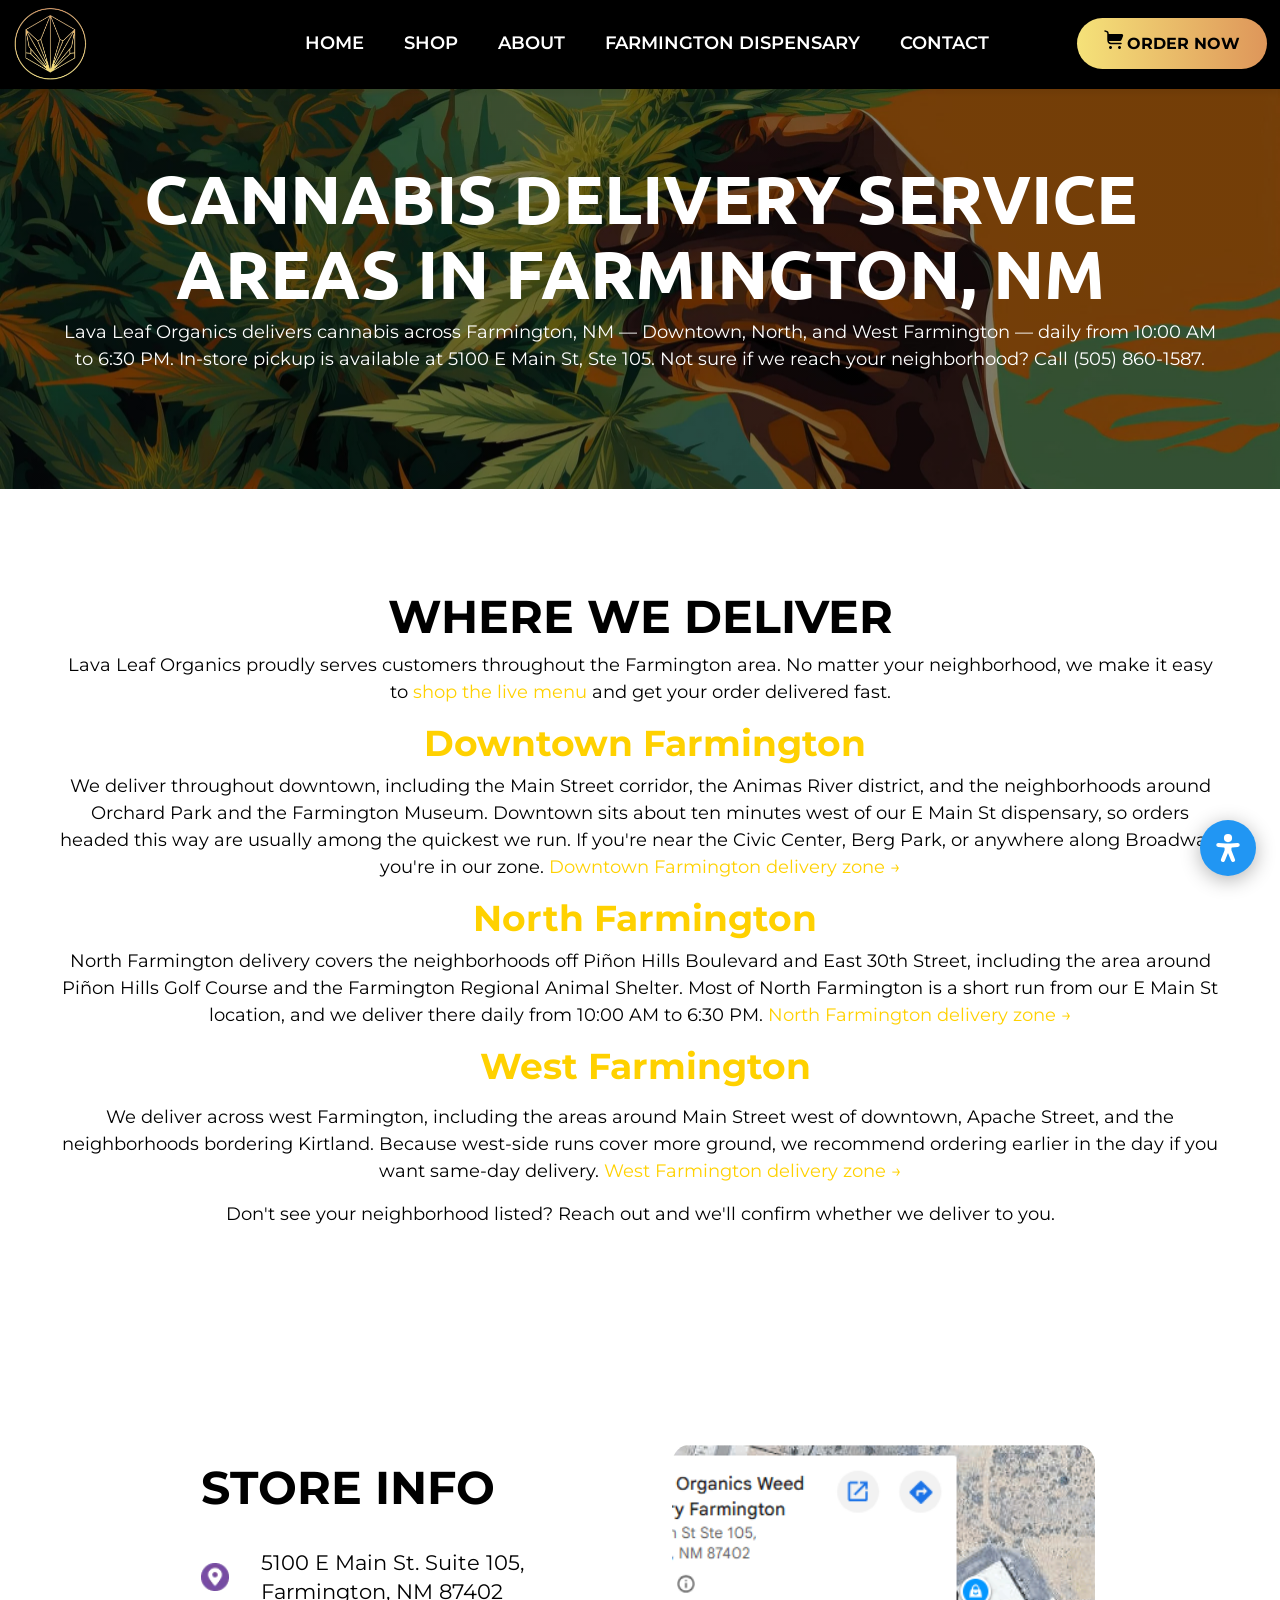
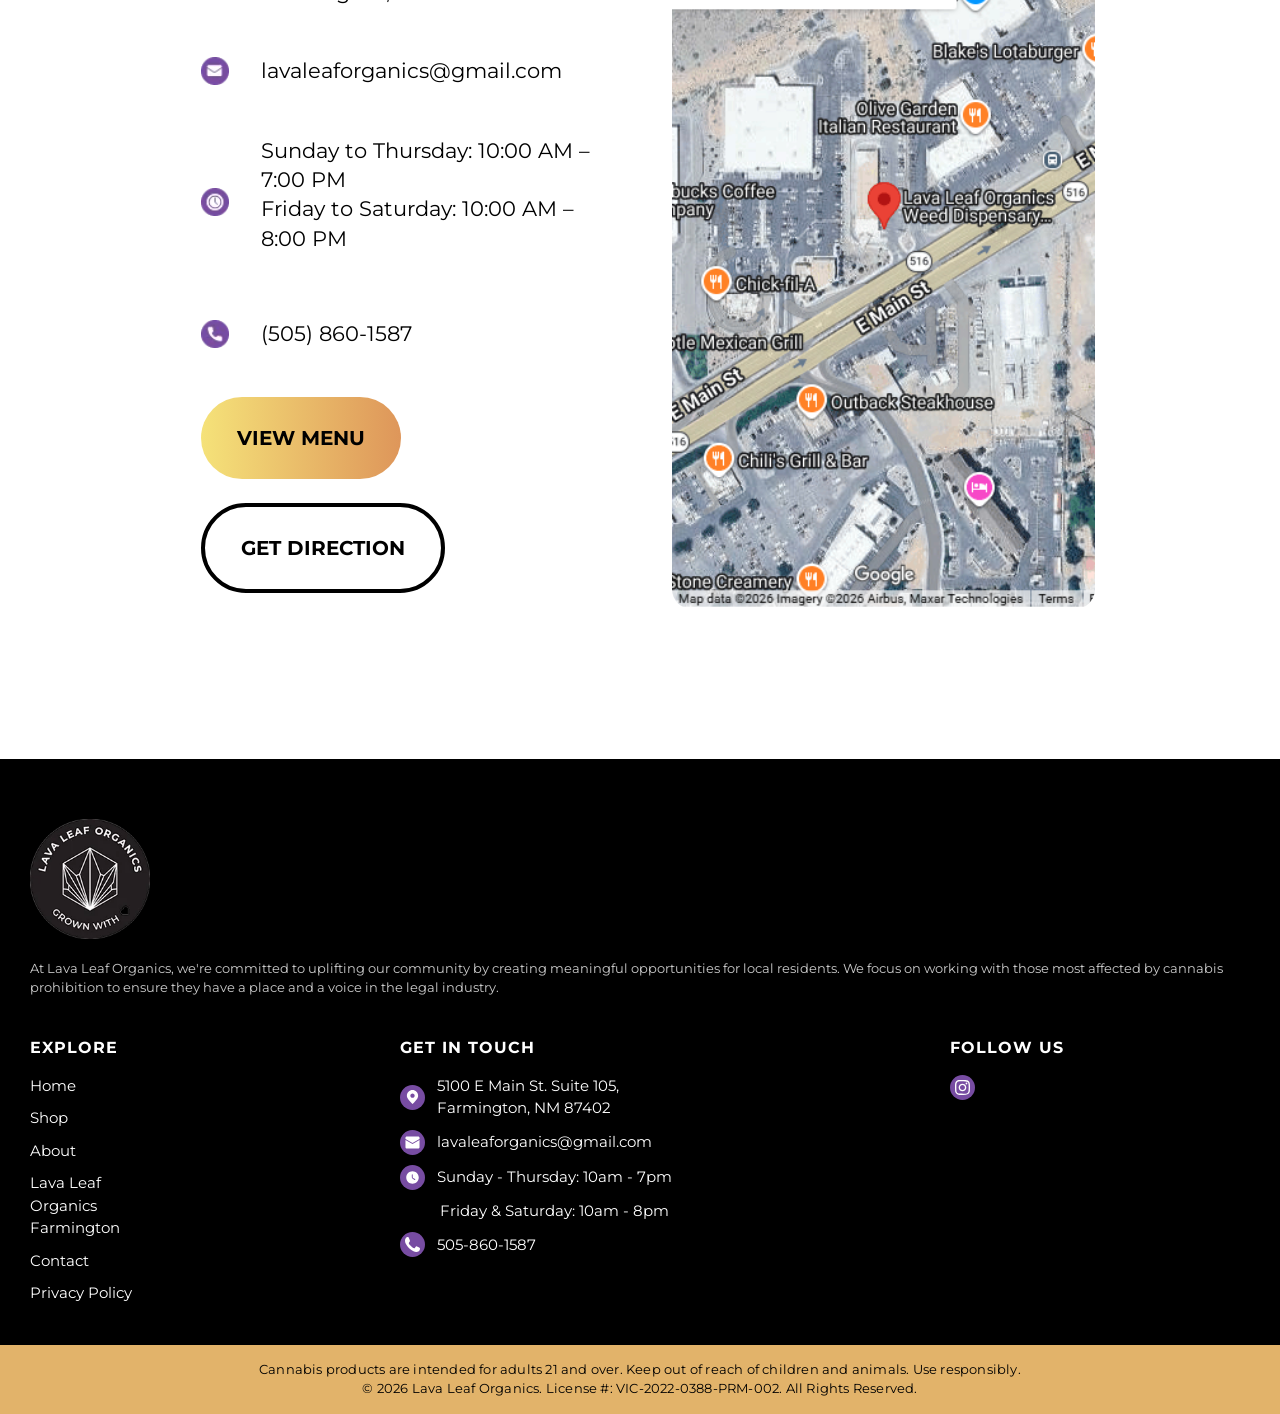
<file: service-areas.html>
<!DOCTYPE html><html lang="en"><head>
<meta name="referrer" content="no-referrer">
<script>
/* =====================================================================
   STATIC-PREVIEW NETWORK GUARD (added at publish; not part of the source site)
   Loaded FIRST so every later caller sees the wrapped transports.
   Guards the TRANSPORT, not each caller: the client's production URLs are
   injected as inline config (Defaults.*, __SG_TRACK__) and consumed by other
   files, so a per-file guard can never cover them.
   Scope: blocks PROGRAMMATIC off-origin requests (fetch / XHR / sendBeacon).
   It does NOT block user-initiated NAVIGATION - nav links still go to the real
   site, which is intended for a preview and documented in README.md.
   ===================================================================== */
(function () {
  var ORIGIN = location.origin;
  var ALLOW = ['maps.googleapis.com','maps.gstatic.com','places.googleapis.com','fonts.googleapis.com','fonts.gstatic.com'];
  function isForeign(u) {
    try {
      var x = new URL(u, document.baseURI);
      if (x.origin === ORIGIN) return false;
      return ALLOW.indexOf(x.hostname) === -1;
    } catch (e) { return true; }
  }
  function note(u) { try { console.warn('[static-preview] blocked off-origin request:', String(u)); } catch (e) {} }
  var _fetch = window.fetch;
  if (_fetch) {
    window.fetch = function (input, init) {
      var u = (input && typeof input === 'object' && 'url' in input) ? input.url : input;
      if (isForeign(u)) { note(u); return Promise.reject(new TypeError('Static preview: off-origin request blocked')); }
      return _fetch.apply(this, arguments);
    };
  }
  var _open = XMLHttpRequest.prototype.open;
  XMLHttpRequest.prototype.open = function (method, url) {
    if (isForeign(url)) { note(url); this.__previewBlocked = true; return _open.call(this, method, 'about:blank'); }
    return _open.apply(this, arguments);
  };
  var _send = XMLHttpRequest.prototype.send;
  XMLHttpRequest.prototype.send = function () { if (this.__previewBlocked) return; return _send.apply(this, arguments); };
  if (navigator.sendBeacon) {
    var _b = navigator.sendBeacon.bind(navigator);
    navigator.sendBeacon = function (u, d) { if (isForeign(u)) { note(u); return false; } return _b(u, d); };
  }
})();
</script>
<meta charset="UTF-8"><meta content="width=device-width, initial-scale=1, maximum-scale=6, shrink-to-fit=no" name="viewport"> <title>UNOFFICIAL PREVIEW — Cannabis Delivery Service Areas in Farmington, NM | Lava Leaf Organics</title><meta name="description" content="Unofficial static development copy of a single page, published for build review. Not the official Lava Leaf Organics site; the real site is https://lavaleaforganics.com/"> <meta property="og:title" content="UNOFFICIAL STATIC PREVIEW — not the Lava Leaf Organics website"> <meta property="og:type" content="website"> <meta property="og:url" content="https://sgencms.github.io/client-lavaleaforganics/service-areas.html"> <meta property="og:site_name" content="SGENCMS static preview (unaffiliated development copy)"> <meta property="og:description" content="An unaffiliated, non-interactive development copy of a single page, captured for build review. This is NOT the official Lava Leaf Organics website. The real site is https://lavaleaforganics.com/"> <meta name="twitter:card" content="summary"> <meta name="twitter:title" content="UNOFFICIAL STATIC PREVIEW — not the Lava Leaf Organics website"> <meta name="twitter:description" content="An unaffiliated, non-interactive development copy of a single page, captured for build review. This is NOT the official Lava Leaf Organics website."> <meta name="robots" content="noindex, nofollow, noarchive, nosnippet"> <meta name="sgen_version" content="SGEN v1.0"> <link rel="canonical" href="https://lavaleaforganics.com/service-areas"><link fetchpriority="high" rel="preload" as="image" href="assets/in-pages/Lava_Leaf_Logo.webp"><link fetchpriority="high" rel="preload" as="image" href="assets/in-pages/Legacy_Dispensary_Age_Gate1.webp"> <link rel="preconnect" href="https://fonts.googleapis.com"> <link rel="preconnect" href="https://fonts.gstatic.com" crossorigin=""> <link rel="icon" type="image/x-icon" href="assets/in-pages/Lava_Leaf_Logo.webp"> <link rel="preload" as="style" href="https://fonts.googleapis.com/css2?family=Montserrat:ital,wght@0,300;0,400;0,500;0,600;0,700;0,800;0,900;1,300;1,400;1,500;1,600;1,700;1,800;1,900&amp;display=swap" onload="this.onload=null;this.rel='stylesheet'"> <noscript><link href="https://fonts.googleapis.com/css2?family=Montserrat:ital,wght@0,300;0,400;0,500;0,600;0,700;0,800;0,900;1,300;1,400;1,500;1,600;1,700;1,800;1,900&amp;display=swap" rel="stylesheet" type="text/css" /></noscript><link rel="preload" as="style" href="https://fonts.googleapis.com/css2?family=Open+Sans:ital,wght@0,300;0,400;0,500;0,600;0,700;0,800;0,900;1,300;1,400;1,500;1,600;1,700;1,800;1,900&amp;display=swap" onload="this.onload=null;this.rel='stylesheet'"> <noscript><link href="https://fonts.googleapis.com/css2?family=Open+Sans:ital,wght@0,300;0,400;0,500;0,600;0,700;0,800;0,900;1,300;1,400;1,500;1,600;1,700;1,800;1,900&amp;display=swap" rel="stylesheet" type="text/css" /></noscript>      <noscript></noscript>  <noscript></noscript><!-- schema.org JSON-LD removed at publish: it asserted the client's business identity from a preview host. Not rendered. --><script>var Defaults={base_url:'',admin_url:'',age_verification_expiry:'1',current_url:'',};</script><!-- schema.org JSON-LD removed at publish: it asserted the client's business identity from a preview host. Not rendered. --><script>(function(){var STAGE_PADDING=100;var SELECTOR='#sg-card-items-iioh5';function applyOnce(){var cont=document.querySelector(SELECTOR)||document.querySelector('.sg-card-items.sgen--blocks_carousel');if(!cont||!cont.swiper)return false;var sw=cont.swiper;var w=cont.getBoundingClientRect().width;var cardW=w-2*STAGE_PADDING;if(cardW<80)cardW=w*0.7;var spv=w/cardW;sw.params.breakpoints={0:{slidesPerView:spv,centeredSlides:false,spaceBetween:0,slidesOffsetBefore:STAGE_PADDING,slidesOffsetAfter:STAGE_PADDING,speed:500,autoplay:false,loop:false},576:{slidesPerView:2,centeredSlides:false,spaceBetween:0,slidesOffsetBefore:0,slidesOffsetAfter:0,speed:500,autoplay:false,loop:false},768:{slidesPerView:3,centeredSlides:false,spaceBetween:0,slidesOffsetBefore:0,slidesOffsetAfter:0,speed:500,autoplay:false,loop:false},992:{slidesPerView:6,centeredSlides:false,spaceBetween:15,slidesOffsetBefore:0,slidesOffsetAfter:0,speed:500,autoplay:false,loop:false}};sw.currentBreakpoint=false;sw.setBreakpoint();sw.slideTo(0,0);sw.setTranslate(0);sw.update();return true}var tries=0;var poll=setInterval(function(){tries++;var ok=applyOnce();if(tries>=40)clearInterval(poll)},250);window.addEventListener('load',function(){setTimeout(applyOnce,300)});var t;window.addEventListener('resize',function(){clearTimeout(t);t=setTimeout(applyOnce,150)})})();</script> <!-- window.__SG_TRACK__ (SGEN analytics config POSTing to the client's /sg-collect) removed at publish. --><script>window.__SG404__={"url":"https://lavaleaforganics.com/sg-collect-404","is404":false,"path":""};</script>











<link rel="preload" as="image" href="assets/in-pages/Lava_Leaf_Logo-2.webp" fetchpriority="high">
<link rel="preload" as="image" href="assets/in-pages/Steve_Mitch_and_Tony_in_the_field_copy.webp" fetchpriority="high">
<link rel="preload" as="image" href="assets/in-pages/Location.webp" fetchpriority="high">

<link rel="stylesheet" href="chrome.css">

<style>/* === inline inline-0 === */
@font-face{font-family:Manrope;font-display:swap;font-weight:600;src:url(sites/sgen_lavaleaforganics_com/uploads/2025/04/Manrope_SemiBold.ttf) format("truetype")}@font-face{font-family:Manrope;font-display:swap;font-weight:700;src:url(sites/sgen_lavaleaforganics_com/uploads/2025/04/Manrope_Bold.ttf) format("truetype")}@font-face{font-family:Manrope;font-display:swap;font-weight:800;src:url(sites/sgen_lavaleaforganics_com/uploads/2025/04/Manrope_ExtraBold.ttf) format("truetype")}@font-face{font-family:Manrope;font-display:swap;font-weight:400;src:url(sites/sgen_lavaleaforganics_com/uploads/2025/04/Manrope_Regular.ttf) format("truetype")}@font-face{font-family:Manrope;font-display:swap;font-weight:200;src:url(sites/sgen_lavaleaforganics_com/uploads/2025/04/Manrope_ExtraLight.ttf) format("truetype")}

</style>
<style>/* === inline inline-1 === */
@font-face{font-family:"Avenir LT Std";font-display:swap;font-weight:500;src:url(sites/sgen_lavaleaforganics_com/uploads/2025/04/AvenirLTStd_Roman.ttf) format("truetype")}

</style>
<style>/* === inline inline-2 === */
@font-face{font-family:Ubuntu;font-display:swap;font-weight:normal;src:url(sites/sgen_lavaleaforganics_com/uploads/2026/06/ubuntu-bold.ttf) format("truetype")}

</style>
<style>/* === inline inline-3 === */
@font-face{font-family:"New Montserrat";font-display:swap;font-weight:normal;src:url(sites/sgen_lavaleaforganics_com/uploads/2026/06/montserrat-variablefont_wght.ttf) format("truetype")}

</style>
<style>/* === inline inline-4 === */
:root{--sgen-acc-btn-bg:#2196f3;--sgen-acc-btn-color:#fff}

</style>
<style>/* === inline inline-5 === */
:root{--body-font-size:18px;--body-font-family:Montserrat;--headings_1-font-size:60px;--headings_1-font-family:Montserrat;--headings_2-font-size:46px;--headings_2-font-family:Montserrat;--headings_3-font-size:36px;--headings_3-font-family:Montserrat;--headings_4-font-size:24px;--headings_4-font-family:Montserrat;--headings_5-font-size:20px;--headings_5-font-family:Montserrat;--headings_6-font-size:18px;--headings_6-font-family:Montserrat;--button-font-size:18px;--button-padding-y:10px;--button-padding-x:25px;--button-radius:25px;--color-body:#fff;--color-text:#000;--color-accent:#ffd100;--color-accent-rgb:255,209,0;--color-accent_hover:#ffd100;--color-primary:#f5e279;--color-primary-rgb:245,226,121;--color-primary_hover:#f5e279;--color-secondary:#de965a;--color-secondary-rgb:222,150,90;--color-secondary_hover:#de965a;--color-success:#57d367;--color-success-rgb:87,211,103;--color-success_hover:var(--color-success);--color-info:#2dcfe9;--color-info-rgb:45,207,233;--color-info_hover:var(--color-info);--color-warning:#e9af43;--color-warning-rgb:233,175,67;--color-warning_hover:var(--color-warning);--color-danger:#fd7379;--color-danger-rgb:253,115,121;--color-danger_hover:var(--color-danger);--color-light:#fff;--color-light-rgb:255,255,255;--color-light_hover:var(--color-light);--color-dark:#000;--color-dark-rgb:0,0,0;--color-dark_hover:var(--color-dark)}.container{max-width:1199px}section,.section{padding-top:50px;padding-right:0;padding-bottom:50px;padding-left:0}.btn{font-family:Montserrat;font-display:swap;font-size:18px;border-width:1px;padding-top:10px;padding-right:25px;padding-bottom:10px;padding-left:25px;border-top-left-radius:25px;border-top-right-radius:25px;border-bottom-right-radius:25px;border-bottom-left-radius:25px}.btn.btn-accent{color:#000;background-color:var(--color-accent);border-color:var(--color-accent)}.btn.btn-outline-accent{color:var(--color-accent);border-color:var(--color-accent)}.btn.btn-accent:hover{color:#000;background:var(--color-accent_hover);border-color:var(--color-accent_hover)}.btn.btn-outline-accent:hover{color:#000;background:var(--color-accent_hover);border-color:var(--color-accent_hover)}.btn.btn-primary{color:#fff;background-color:#7e9f11}.btn.btn-outline-primary{color:#7e9f11}.btn.btn-primary:hover{color:#fff;background:#94ba14;border-color:var(--color-primary_hover)}.btn.btn-outline-primary:hover{color:#fff;background:#94ba14;border-color:var(--color-primary_hover)}.btn.btn-secondary{color:#829d28;background-color:transparent;border-color:#7e9f11}.btn.btn-outline-secondary{color:transparent;border-color:#7e9f11}.btn.btn-secondary:hover{color:#6a8409;background:#f8fff0;border-color:#94ba14}.btn.btn-outline-secondary:hover{color:#6a8409;background:#f8fff0;border-color:#94ba14}.btn.btn-success{color:#000;background-color:var(--color-success);border-color:var(--color-success)}.btn.btn-outline-success{color:var(--color-success);border-color:var(--color-success)}.btn.btn-success:hover{color:#000;background:var(--color-success_hover);border-color:var(--color-success_hover)}.btn.btn-outline-success:hover{color:#000;background:var(--color-success_hover);border-color:var(--color-success_hover)}.btn.btn-info{color:#000;background-color:var(--color-info);border-color:var(--color-info)}.btn.btn-outline-info{color:var(--color-info);border-color:var(--color-info)}.btn.btn-info:hover{color:#000;background:var(--color-info_hover);border-color:var(--color-info_hover)}.btn.btn-outline-info:hover{color:#000;background:var(--color-info_hover);border-color:var(--color-info_hover)}.btn.btn-warning{color:#000;background-color:var(--color-warning);border-color:var(--color-warning)}.btn.btn-outline-warning{color:var(--color-warning);border-color:var(--color-warning)}.btn.btn-warning:hover{color:#000;background:var(--color-warning_hover);border-color:var(--color-warning_hover)}.btn.btn-outline-warning:hover{color:#000;background:var(--color-warning_hover);border-color:var(--color-warning_hover)}.btn.btn-danger{color:#000;background-color:var(--color-danger);border-color:var(--color-danger)}.btn.btn-outline-danger{color:var(--color-danger);border-color:var(--color-danger)}.btn.btn-danger:hover{color:#000;background:var(--color-danger_hover);border-color:var(--color-danger_hover)}.btn.btn-outline-danger:hover{color:#000;background:var(--color-danger_hover);border-color:var(--color-danger_hover)}.btn.btn-light{color:#000;background-color:var(--color-light);border-color:var(--color-light)}.btn.btn-outline-light{color:var(--color-light);border-color:var(--color-light)}.btn.btn-light:hover{color:#000;background:var(--color-light_hover);border-color:var(--color-light_hover)}.btn.btn-outline-light:hover{color:#000;background:var(--color-light_hover);border-color:var(--color-light_hover)}.btn.btn-dark{color:#FFF;background-color:var(--color-dark);border-color:var(--color-dark)}.btn.btn-outline-dark{color:var(--color-dark);border-color:var(--color-dark)}.btn.btn-dark:hover{color:#FFF;background:var(--color-dark_hover);border-color:var(--color-dark_hover)}.btn.btn-outline-dark:hover{color:#FFF;background:var(--color-dark_hover);border-color:var(--color-dark_hover)}header#masterhead{font-family:Montserrat;font-display:swap;background-color:#000;color:#fff}footer#masterfoot{font-family:Montserrat;font-display:swap;background-color:#000;color:#fff}.section.section-footer-top{background-color:#f5f5f5;color:#121212}.copyright{font-family:"Open Sans";font-display:swap;background-color:#000;color:#fff}.sticky-mobile-ctas{background-color:#fff}

</style>
<style>/* === inline inline-6 === */
.sg-section.sg-section-page-banner{background-color:#000;color:#fff;background-image:url(assets/in-pages/Legacy_Dispensary_Hero_Image.webp)}

</style>
<style>/* === inline inline-7 === */
.sg-navbar.sg-navbar-expand-md{text-transform:uppercase!important;font-weight:600!important}

</style>
<style>/* === inline inline-8 === */
#comp_mpw47mnd00ypt,#comp_mpw76mv1g5sp2{padding:1px!important}.sg-navbar-brand{display:flex}

</style>
<style>/* === inline inline-9 === */
.accordion{font-family:Montserrat,sans-serif!important}.sg-accordion-button span{font-family:Montserrat,sans-serif!important}#iq9r4 ul.sgb-iconlists-items .icon{color:black!important}@media (max-width:575px){#i0teb4 .sg-accordion{padding-left:20px;padding-right:20px}#ilmpp .gallery-container{padding-left:20px;padding-right:20px}#ib14r6,#ihzer,#il9j8,#i8bo7,#i1gac,#i6c1kq,#i8ambk,#i5pm0f,#igg07g,#i64str,#ibdos,#igymy,#ip0ua,#iuvrj,#i63xc{font-size:32px!important}#ihq65,#il0ci,#ilva2p{gap:0!important}#masterhead>div>div{margin:0!important;padding-left:20px;padding-right:20px}#igg07g{margin-bottom:20px!important}#gallery-items-ib6qtx .swiper-slide{width:calc((100% - 15px) / 2)!important;height:auto!important;margin-right:15px!important}#gallery-items-ib6qtx .swiper-slide:last-child{margin-right:0!important}#gallery-items-ib6qtx .gallery-item-image .thumb,#gallery-items-ib6qtx .gallery-item-image>a{width:100%!important;display:block!important}#gallery-items-ib6qtx .gallery-item-image img{width:100%!important;height:auto!important;aspect-ratio:3 / 4!important;object-fit:cover!important;display:block!important}}@media (max-width:767px){#swiper-wrapper-02fdf7bdcdce637a{transform:none!important;display:flex!important;flex-wrap:nowrap!important;gap:8px}#swiper-wrapper-02fdf7bdcdce637a .swiper-slide{width:calc((100% - 8px) / 2)!important;flex:0 0 calc((100% - 8px) / 2)!important;margin:0!important}#swiper-wrapper-02fdf7bdcdce637a .gallery-item-image,#swiper-wrapper-02fdf7bdcdce637a .gallery-item-image>a,#swiper-wrapper-02fdf7bdcdce637a .gallery-item-image .thumb{width:100%!important;display:block!important}#swiper-wrapper-02fdf7bdcdce637a .gallery-item-image img{width:100%!important;height:auto!important;aspect-ratio:3 / 4!important;object-fit:cover!important;display:block!important}}.sticky-mobile-ctas{position:fixed!important;left:0!important;right:0!important;top:auto!important;bottom:0!important;bottom:env(safe-area-inset-bottom,0px)!important;transition:transform .25s ease,opacity .25s ease!important;will-change:transform;transform:translateZ(0);backface-visibility:hidden}@media (max-width:767px){html,body{overflow-x:hidden!important;max-width:100%!important}.hc-testimonial-track{max-width:100%}#hc-testimonial-track{overflow:hidden}}

</style>
<style>/* === inline inline-10 === */
.legacy-dispensary-products-ilned{display:grid;grid-template-columns:52% 47%;gap:15px;width:90%;max-width:1638px;margin-left:auto;margin-right:auto;justify-content:center}.product-card-ilned{position:relative;border-radius:12px;overflow:hidden;color:white;padding:25px;display:flex;flex-direction:column;justify-content:space-between}.product-card-ilned::before{content:'';position:absolute;top:0;left:0;width:100%;height:100%;background:linear-gradient(90deg,#F5E279 0,#DE965A 100%);background-size:cover;background-position:center;z-index:-2}.flower-card-ilned{grid-column:1;grid-row:1;height:528px;width:100%;}.product-cards-right-ilned{grid-column:2;display:flex;flex-direction:column;gap:15px;height:528px;width:100%}.preroll-card-ilned{height:252px}.small-cards-container-ilned{display:grid;grid-template-columns:1fr 1fr;gap:15px;flex-grow:1}.small-card-ilned{height:261px}.content-ilned{position:relative;z-index:1;display:flex;flex-direction:column;justify-content:center;height:100%;align-items:center;width:60%}.text-ilned{font-family:Montserrat,sans-serif;font-weight:900;font-size:clamp(22px,1.8vw,40px);text-transform:uppercase;margin:0;position:relative;padding-bottom:10px;color:#000}.description-ilned{font-family:Montserrat,sans-serif;font-weight:400;font-size:min(max(0.8rem,1vw),1rem);color:#000;margin:0;padding-bottom:10px;position:relative;text-align:center;width:1400px!important}.order-btn-ilned{background-color:#000;color:white;border:0;padding:min(max(0.7rem,3vw),1rem);border-radius:36px;font-size:min(max(1rem,3vw),1rem);font-weight:700;font-family:Montserrat,sans-serif;text-align:center;text-transform:uppercase;cursor:pointer;width:min(max(11rem,50%),9rem)}.product-img-ilned{position:absolute;right:0;bottom:0;z-index:0;object-fit:contain;max-width:100%;transition:all 5s}.product-card-ilned:hover .product-img-ilned{transform:scale(1.2)}@media screen and (max-width:1680px){.legacy-dispensary-products-ilned{width:95%}.flower-card-ilned,.product-cards-right-ilned{height:500px}.preroll-card-ilned{height:240px}.small-card-ilned{height:245px}}@media screen and (max-width:1440px){.legacy-dispensary-products-ilned{width:95%}.flower-card-ilned,.product-cards-right-ilned{height:460px}.preroll-card-ilned{height:220px}.small-card-ilned{height:225px}}@media screen and (max-width:1200px){.legacy-dispensary-products-ilned{width:98%}.flower-card-ilned,.product-cards-right-ilned{height:420px}.preroll-card-ilned{height:200px}.small-card-ilned{height:205px}}@media screen and (max-width:768px){.legacy-dispensary-products-ilned{grid-template-columns:1fr}.flower-card-ilned{grid-column:1;grid-row:auto;height:400px}.product-cards-right-ilned{grid-column:1}.small-cards-container-ilned{grid-template-columns:1fr}.small-card-ilned{height:200px}.text-ilned{font-size:clamp(20px,4vw,28px)}.product-img-ilned{max-width:40%!important}}@media screen and (max-width:480px){.flower-card-ilned{height:300px}.preroll-card-ilned,.small-card-ilned{height:180px}.text-ilned{font-size:20px}.order-btn-ilned{padding:8px 20px;font-size:14px}}

</style>
<style>/* === inline inline-11 === */
#im21k{background:linear-gradient(90deg,#F5E279 0,#EBB66A 50%,#DE965A 100%);-webkit-background-clip:text;background-clip:text;color:transparent!important;text-transform:uppercase;display:inline-block}

</style>
<style>/* === inline inline-12 === */
:root{--header-color:#000;--sg-color-text-primary:#fff;--accent-color:#F5E279;--hover-color:#F5E279;--logo-size:82px;--nav-font-size:18px;--button-padding:.75rem 1.5rem}header#masterhead{background-color:#000}header#masterhead .primary-navbar .navbar{padding-left:1.25rem!important}@media only screen and (max-width:1200px){header#masterhead{height:128px}.primary-navbar .navbar{min-height:128px}}#masterhead>div>div{max-width:none}header#masterhead .primary-navbar.primary-navbar--theme_header_kolas .navbar-wrapper>*{padding:0;flex:none;text-transform:uppercase}#mobile-nav>.inner{background-color:var(--sg-color-dark);width:100%}#mobile-nav>.inner .site-img-logo>img{width:207px;height:207px}#mobile-nav.slideNav.open>.inner{background-color:rgba(13,13,13,1);background-size:cover;background-position:bottom center!important;background:url(assets/in-pages/Age_Gate_Background___1920.webp)}#mobile-nav>.inner>.navi>ul.nav li a:hover{background-color:var(--sg-color-primary);color:var(--sg-color-body)!important}.navbar-wrapper{display:flex;align-items:center;justify-content:space-between;flex-wrap:nowrap;width:100%}.navbar-brand{margin-right:auto}.item-navigations{flex-grow:1;display:flex;justify-content:center;align-items:center}.item-ctas{display:flex;justify-content:flex-end;align-items:center}#masterhead>div>div>nav>div>div.item.item-ctas>ul>li{padding-right:15px}.nav-link{font-family:Montserrat,sans-serif;font-weight:600;font-size:var(--nav-font-size);line-height:102%;letter-spacing:0;text-align:center;vertical-align:middle;color:white!important}.nav-link:hover{color:var(--hover-color)!important}.navbar-brand img,.site-img-logo img{width:var(--logo-size);height:var(--logo-size);object-fit:contain}.site-landing-wrapper>div>div>div.brand.mb-4>a>div>img{width:100%;height:100%}.mobile-toggler-burger{display:none;position:absolute;right:25px;top:35px;width:50px;height:50px;z-index:1000;background-color:transparent}.mobile-toggler-burger>span{height:7px;border-radius:30px}.navbar-toggler{margin-left:auto;margin-right:20px}#masterhead>div>div>nav>a.mobile-toggler-burger>span.top-bun{width:25px!important;margin-left:0}#masterhead>div>div>nav>a.mobile-toggler-burger>span.meat{width:50px;height:7px;margin:7px 0;border-radius:10px}#masterhead>div>div>nav>a.mobile-toggler-burger>span.bottom-bun{width:25px!important;margin-right:0}#mobile-nav .close{right:20px!important;top:20px;left:unset!important}.mobile-toggler-burger.close>span.meat{margin-top:-11px}#mobile-nav>.inner>.navi>ul.nav li>a,#mobile-nav>.inner>.navi>ul.nav li>.nav-link{border-bottom:none!important}#masterhead>div>div>nav>div>div.item.item-ctas>ul>li>a,#mobile-nav>div>div.ctas.mt-4>ul>li>a{font-size:18px}a.btn.btn-primary{background:linear-gradient(90deg,#F5E279 0,#DE965A 100%);color:#000;border:0;padding:min(max(0.7rem,3vw),1rem);border-radius:36px;font-size:min(max(1rem,3vw),1rem);font-weight:700;font-family:Montserrat,sans-serif;text-align:center;text-transform:uppercase;cursor:pointer;width:min(max(11rem,50%),9rem)}a.btn.btn-light.btn--no{background:linear-gradient(90.03deg,#FFF .03%,#DE965A 146.43%);border:3px solid transparent;color:#000;padding:14.5px 27px!important;text-transform:uppercase;border-radius:36px!important;font-weight:700}a.btn.btn-primary.btn--yes{background:linear-gradient(90deg,#F5E279 0,#DE965A 100%);color:#000;border:0;padding:14.5px 27px!important;border-radius:36px}.sg_age-verification>.inner .actions>.btn{font-size:18px;min-width:179px!important;min-height:63px!important;line-height:0;margin:0 25px 20px 25px}.view-menu-button,.get-direction-button{display:flex;align-items:center;justify-content:center;text-decoration:none;font-weight:700;text-align:center;transition:all .3s;gap:10px;font-family:Montserrat,sans-serif;cursor:pointer;width:auto;height:auto;border-radius:100px;font-size:22px}.view-menu-button{padding:20px 30px;background:linear-gradient(90deg,#F5E279 0,#DE965A 100%);color:#000;border:0}.get-direction-button{padding:20px 25px;background-color:transparent;color:#000;border:4px solid #000}.view-menu-button:hover,.get-direction-button:hover{transform:translateY(-5px);box-shadow:0 10px 20px rgba(0,0,0,.1)}.view-menu-button:hover{background-color:#333}.get-direction-button:hover{background-color:#f5f5f5}@media (max-width:575px){footer#masterfoot{padding-bottom:1px!important}.sg_age-verification>.inner .actions>.btn{margin:0 28px 20px 28px}.sg_age-verification>.inner h1{line-height:1.5!important}}.sg_age-verification{background:url(assets/in-pages/Age_Gate_Background___1920.webp);background-color:rgba(13,13,13,1);background-size:cover}.sg_age-verification:before{background-color:unset}.sg_age-verification>.inner{max-width:none}.sg_age-verification>.inner .actions>.btn{border-width:0!important}.sg_age-verification>.inner .actions>.btn>.btn--no{font-size:18px;border-width:0!important;margin:5px 20px;text-transform:uppercase}.site-landing-wrapper>div>div>div.brand.mb-4>a>div>img{width:60%;height:100%}#sgp_1.fancybox-content{padding:0}@media only screen and (max-width:575px){.sg_age-verification .site-img-logo img{max-height:none;width:70%}.sg_age-verification{background:url(assets/in-pages/Age_Gate_Background___1920.webp);background-position:40% 55%}}@media only screen and (max-width:1200px){:root{--nav-font-size:15px}}@media only screen and (max-width:768px){:root{--nav-font-size:14px}}@media only screen and (max-width:480px){:root{--nav-font-size:13px}}#masterhead>div>div>nav>div>div.item.item-ctas>ul>li>a{width:190px}@media only screen and (min-width:1921px){:root{--logo-size:82px;--nav-font-size:18px;--button-padding:.75rem 1.5rem}.navbar-wrapper{max-width:1800px;margin:0 auto}.navbar-nav .nav-item,.sg-site-navigation .nav-item{margin:0}}@media only screen and (min-width:1681px) and (max-width:1920px){:root{--logo-size:82px;--nav-font-size:18px;--button-padding:.75rem 1.5rem}.navbar-wrapper{max-width:1600px;margin:0 auto}.navbar-nav .nav-item,.sg-site-navigation .nav-item{margin:0}}@media only screen and (min-width:1441px) and (max-width:1680px){:root{--logo-size:80px;--nav-font-size:17px;--button-padding:.7rem 1.4rem}.navbar-wrapper{max-width:1400px;margin:0 auto}.navbar-nav .nav-item,.sg-site-navigation .nav-item{margin:0 8px}}@media only screen and (min-width:1201px) and (max-width:1440px){:root{--logo-size:75px;--nav-font-size:16px;--button-padding:.65rem 1.3rem}.navbar-wrapper{max-width:1180px;margin:0 auto}.navbar-nav .nav-item,.sg-site-navigation .nav-item{margin:0 5px}#masterhead>div>div>nav>div>div.item.item-ctas>ul>li>a{font-size:15px}}@media only screen and (min-width:574px) and (max-width:1200px){:root{--logo-size:70px;--nav-font-size:14px;--button-padding:.6rem 1.2rem}.navbar-nav .nav-item,.sg-site-navigation .nav-item{margin:0;padding:0!important}.item-navigations{padding:0 5px}#masterhead>div>div>nav>div>div.item.item-ctas>ul>li>a{font-size:14px}#io2pg{margin:0!important}#mobile-nav>.inner>.navi{margin-right:50px;margin-left:50px}#mobile-nav>.inner>.navi>ul.nav li a,#mobile-nav>.inner>.navi>ul.nav li .nav-link{padding:1em;text-align:center}.sg-site-navigation.navbar-nav>.nav-item{padding:0}.navi>ul:nth-child(1)>li:nth-child(7)>a:nth-child(1){border-bottom:unset!important}#mobile-nav .navbar-ctas .nav-cta-item>a{width:40%}.nav{text-align:center}@media only screen and (max-width:980px){.nav-link{font-family:Montserrat,sans-serif;font-weight:700;font-size:clamp(22px,3vw,25px);line-height:102%;letter-spacing:0;text-align:center;vertical-align:middle;text-transform:uppercase}.mobile-toggler-burger>span{margin:4px auto}#mobile-nav>.inner>.navi>ul.nav li a,#mobile-nav>.inner>.navi>ul.nav li .nav-link{padding:1em;text-align:center}.navbar-wrapper,.navbar-expand-md .navbar-collapse{display:none!important}.mobile-toggler-burger,.mobile-navbar-brand,.navbar-expand-md .navbar-toggler{display:block!important}a.mobile-toggler-burger{opacity:1!important;visibility:visible!important}.primary-navbar .navbar{padding:0!important}}}@media only screen and (max-width:574px){#mobile-nav>.inner>.navi>ul.nav li a,#mobile-nav>.inner>.navi>ul.nav li .nav-link{border-bottom:none}#mobile-toggler-burger>span{margin:4px auto}#mobile-nav>.inner>.navi{margin-right:50px;margin-left:50px}#mobile-nav>.inner>.navi>ul.nav li a,#mobile-nav>.inner>.navi>ul.nav li .nav-link{padding:1em;text-align:center}.sg-site-navigation.navbar-nav>.nav-item{padding:0}.nav-link{font-family:Montserrat,sans-serif;font-weight:700;font-size:clamp(22px,3vw,25px);line-height:102%;letter-spacing:0;text-align:center;vertical-align:middle;text-transform:uppercase}.navi>ul:nth-child(1)>li:nth-child(7)>a:nth-child(1){border-bottom:unset!important}#mobile-nav .navbar-ctas .nav-cta-item>a{width:35%}.nav{text-align:center}}@media only screen and (min-width:431px) and (max-width:574px){:root{--logo-size:65px;--nav-font-size:16px;--button-padding:.6rem 1.2rem}.mobile-toggler-burger>span{margin:4px auto}header#masterhead .primary-navbar .navbar .navbar-brand{max-width:80px;width:100%!important}header#masterhead .navbar-brand img{width:100%;height:100%}.mobile-navigation .nav-link{padding:12px 15px;text-align:left}#mobile-nav>div>div.ctas.mt-4>ul>li>a{font-size:15px}#masterhead:before{height:80px}.mobile-toggler-burger,.mobile-navbar-brand,.navbar-expand-md .navbar-toggler{display:block!important}.navbar-wrapper,.navbar-expand-md .navbar-collapse{display:none!important}a.mobile-toggler-burger{opacity:1!important;visibility:visible!important}.primary-navbar .navbar{padding:0!important}}@media only screen and (min-width:381px) and (max-width:431px){:root{--logo-size:60px;--nav-font-size:15px;--button-padding:.55rem 1.1rem}.site-img-logo{padding-top:3px}header#masterhead{height:75px}.mobile-navigation .nav-link{padding:10px 15px;text-align:left}#mobile-nav>div>div.ctas.mt-4>ul>li>a{font-size:14px}#masterhead:before{height:70px}.navbar-wrapper{display:none!important}.mobile-navbar-brand{display:block!important;margin-left:20px;height:73px}.mobile-toggler-burger{display:block!important;position:absolute;right:15px;top:14px;z-index:1000;opacity:1!important;visibility:visible!important;width:40px;height:40px}.navbar-expand-md .navbar-toggler{display:block!important}.navbar-expand-md .navbar-collapse{display:none!important}.primary-navbar .navbar{padding:0!important;min-height:43px}.mobile-toggler-burger>span{height:6px;border-radius:25px}#masterhead>div>div>nav>a.mobile-toggler-burger>span.top-bun{width:20px!important}#masterhead>div>div>nav>a.mobile-toggler-burger>span.meat{width:40px;height:6px;margin:6px 0}#masterhead>div>div>nav>a.mobile-toggler-burger>span.bottom-bun{width:20px!important}.mobile-toggler-burger.close>span.meat{margin-top:-9px}#mobile-nav .navbar-ctas .nav-cta-item>a{width:45%}}@media only screen and (max-width:380px){:root{--logo-size:55px;--nav-font-size:14px;--button-padding:.5rem 1rem}header#masterhead{height:75px}header#masterhead .primary-navbar .navbar{padding:0}.site-img-logo{padding-top:5px}.mobile-navigation .nav-link{padding:10px 15px;text-align:left}#mobile-nav>div>div.ctas.mt-4>ul>li>a{font-size:14px}#masterhead:before{height:60px}.mobile-toggler-burger{display:block!important;opacity:1!important;visibility:visible!important;right:20px!important;top:10px}.mobile-toggler-burger>span{margin:3px auto}.navbar{align-items:flex-start}.navbar-wrapper{display:none!important}.mobile-navbar-brand{display:block!important;margin-left:20px;align-items:center;height:74px}.navbar-expand-md .navbar-toggler{display:block!important}.navbar-expand-md .navbar-collapse{display:none!important}.mobile-toggler-burger{right:12px!important;top:18px;width:35px;height:35px}.mobile-toggler-burger>span{height:5px;border-radius:20px}#masterhead>div>div>nav>a.mobile-toggler-burger>span.top-bun{width:18px!important}#masterhead>div>div>nav>a.mobile-toggler-burger>span.meat{width:35px;height:5px;margin:5px 0}#masterhead>div>div>nav>a.mobile-toggler-burger>span.bottom-bun{width:18px!important}.mobile-toggler-burger.close>span.meat{margin-top:-8px}#mobile-nav .navbar-ctas .nav-cta-item>a{width:45%}}.show-on-1920{display:none!important}@media (min-width:1780px) and (max-width:1921px){.show-on-1920{display:block!important}}.show-on-574{display:none!important}@media (min-width:554px) and (max-width:575px){.show-on-574{display:block!important}}body.has-sticky-cta-footer{margin-bottom:0}.sticky-mobile-ctas>a.btn{box-shadow:unset}.sticky-mobile-ctas{background-color:#fff0;padding:0 74px}.sticky-mobile-ctas>a.btn-has-icon:nth-child(1){width:203px;height:64px}.sticky-mobile-ctas>a.btn-has-icon:nth-child(1)>span:nth-child(1){display:inline-flex;align-items:center;justify-content:center;width:30px;height:30px}.sticky-mobile-ctas>a.btn-has-icon:nth-child(1)>span:nth-child(1)>.fa-shopping-cart{color:#000;font-size:15px}.sticky-mobile-ctas>a.btn:nth-child(2){width:202px!important;height:64px!important;background-color:white;color:#000;font-size:18px}.sticky-mobile-ctas>a.btn-has-icon:nth-child(2)>span:nth-child(1){display:inline-flex;align-items:center;justify-content:center;width:30px;height:30px;border-radius:50%}.sticky-mobile-ctas>a.btn-has-icon:nth-child(2)>span:nth-child(1)>.fa-phone{color:#000;font-size:15px}@media (max-width:555px){.sticky-mobile-ctas{padding:0 40px}}@media (max-width:480px){.sticky-mobile-ctas{padding:0 35px}.sticky-mobile-ctas>a.btn-has-icon:nth-child(1),.sticky-mobile-ctas>a.btn-has-icon:nth-child(2){font-size:14px}}@media (max-width:450px){.sticky-mobile-ctas{padding:0 20px}}@media (max-width:431px){.sticky-mobile-ctas{padding:0 10px}}@media (max-width:356px){.sticky-mobile-ctas>a.btn-has-icon:nth-child(1),.sticky-mobile-ctas>a.btn-has-icon:nth-child(2){font-size:11px}}.owl-theme.owl-carousel .owl-dots .owl-dot span{border:1px solid #9484A2!important;background:transparent}.owl-theme.owl-carousel .owl-dots .owl-dot.active span{background-color:#9484A2!important}.skip-link{position:absolute;left:-999px;top:auto;width:1px;height:1px;overflow:hidden;z-index:100;background:#fff;color:#000;padding:8px;text-decoration:none}.skip-link:focus{left:8px;top:8px;width:auto;height:auto;font-size:1rem;outline:2px solid #005fcc}

</style>
<style>/* === inline inline-13 === */
#comp_mpw47mnd00ypt{display:flex;justify-content:center;align-items:center;--shape-divider-color-top:#000;--shape-divider-color-bottom:#000}@media only screen and (max-width:991px){#comp_mpw47mnd00ypt{--shape-divider-color-top:#000;--shape-divider-color-bottom:#000}}#is7i{sg-flex-wrap:wrap;margin:0;--shape-divider-color-top:#000;--shape-divider-color-bottom:#000;width:100%;max-width:1600px}#ib7j{flex-basis:20%;max-width:20%;display:flex;justify-content:flex-start;align-items:center}@media only screen and (max-width:767px){#ib7j{max-width:100%;flex-basis:100%;margin:0 0 15px 0}}@media only screen and (max-width:767px){#ib7j{max-width:100%;flex-basis:100%;margin:0 0 15px 0}}#comp_mpw3tdy6fjy42{display:flex;justify-content:center;align-items:center;--shape-divider-color-top:#000;--shape-divider-color-bottom:#000}#iqev{flex-basis:80%;max-width:80%;display:flex;justify-content:space-between}@media only screen and (max-width:767px){#iqev{max-width:100%;flex-basis:100%;margin:0 0 15px 0}}#comp_mpw3v3cua177r{display:flex;justify-content:center;align-items:center}#comp_mpw4mhgooaerz{display:flex;justify-content:center;align-items:center;--shape-divider-color-top:#000;--shape-divider-color-bottom:#000}#comp_mpw76mv1g5sp2{--shape-divider-color-top:#000;--shape-divider-color-bottom:#000;display:flex;justify-content:center;align-items:center}@media only screen and (max-width:991px){#comp_mpw76mv1g5sp2{--shape-divider-color-top:#000;--shape-divider-color-bottom:#000}}#comp_mpw76zayd7hem{max-width:1600px;width:100%;display:flex;justify-content:space-between}@media only screen and (max-width:991px){#comp_mpw76zayd7hem{--shape-divider-color-top:#000;--shape-divider-color-bottom:#000}}#comp_mpw3tdy6fjy42-2{display:flex;justify-content:center;align-items:center;--shape-divider-color-top:#000;--shape-divider-color-bottom:#000}@media only screen and (max-width:575px){#comp_mpw3tdy6fjy42-2{min-height:60px;--shape-divider-color-top:#000;--shape-divider-color-bottom:#000}}#comp_mpw6spzhneec6{--shape-divider-color-top:#000;--shape-divider-color-bottom:#000;display:flex;justify-content:center;align-items:center}

</style>
<style>/* === inline inline-14 === */
[data-component-id=mpw3ry3du1vj3]{max-width:1600px!important}@media only screen and (max-width:575px){[data-component-id=mpw77s1j3hhac] img{max-height:60px!important}}

</style>
<style>/* === inline inline-15 === */
.btn-cart-icon{height:24px!important;width:24px!important;fill:currentColor}.header-btn{width:190px!important;padding:10px 25px 10px 25px!important;color:#000}.header-btn:hover{color:#fff}.btn-cart-icon path{fill:currentColor!important}

</style>
<style>/* === inline inline-16 === */
@import url(https://fonts.googleapis.com/css2?family=Montserrat:wght@400;700;900&display=swap);body.nav-open{overflow:hidden;height:100%}html.nav-open{overflow:hidden;height:100%}.mobile-toggler-burger-btn{display:inline-flex;flex-direction:column;justify-content:center;gap:5px;width:52px;height:36px;cursor:pointer;text-decoration:none}.mobile-toggler-burger-btn span{display:block;height:8px;border-radius:14px;background-color:#fff;transition:width .25s ease,transform .3s ease,opacity .25s ease}.mobile-toggler-burger-btn .top-bun{width:50%}.mobile-toggler-burger-btn .meat{width:100%}.mobile-toggler-burger-btn .bottom-bun{width:50%;align-self:flex-end}.mobile-toggler-burger-btn.is-open .top-bun{width:100%;transform:translateY(13px) rotate(45deg)}.mobile-toggler-burger-btn.is-open .meat{opacity:0}.mobile-toggler-burger-btn.is-open .bottom-bun{width:100%;align-self:auto;transform:translateY(-13px) rotate(-45deg)}.slideout-overlay{position:fixed;inset:0;background:rgba(0,0,0,.5);z-index:998;opacity:0;pointer-events:none;transition:opacity .3s ease}.slideout-overlay.is-open{opacity:1;pointer-events:all}.slideout-nav{position:fixed;top:0;right:0;width:100%;height:100%;z-index:999;transform:translateX(100%);transition:transform .38s cubic-bezier(0.4,0,.2,1);overflow:hidden;touch-action:none;background-color:#2c3a1e;background-image:url(assets/in-pages/age_gate_background___1920.webp);background-size:cover;background-position:center top}.slideout-nav.is-open{transform:translateX(0)}.slideout-close{position:absolute;top:16px;right:20px;background:none;border:0;color:#fff;font-size:28px;font-weight:300;cursor:pointer;line-height:1;opacity:.95;z-index:99999}.slideout-close:hover{opacity:1}.nav-content{position:relative;z-index:10;width:100%;height:100%;display:flex;flex-direction:column;align-items:center;padding:56px 20px 40px;overflow:hidden}.logo-ring{position:relative;width:150px;height:150px;display:flex;justify-content:center;align-items:center}.logo-ring img{height:100%;width:100%}.slideout-nav .nav-links{list-style:none;width:100%;text-align:center;margin:0 0 36px;padding:0;margin-top:40px}.slideout-nav .nav-links li{padding:18px 0}.slideout-nav .nav-links a{font-size:22px;font-weight:700;letter-spacing:.08em;color:#fff;text-decoration:none;text-transform:uppercase;font-family:Montserrat,Arial,sans-serif;line-height:1}.slideout-nav .nav-links a:hover{color:#e8bf4a}.order-pill{background:linear-gradient(90deg,#F5E279 0,#DE965A 100%);color:#000;border:0;padding:min(max(0.7rem,3vw),1rem);border-radius:36px;font-size:min(max(1rem,3vw),1rem);font-weight:700;font-family:Montserrat,sans-serif;text-align:center;text-transform:uppercase;cursor:pointer;font-family:Montserrat,Arial,sans-serif}.order-pill i{margin-right:8px}.order-pill:hover{filter:brightness(1.05)}@media only screen and (max-width:1200px){header#masterhead{height:unset!important}}

</style>
<style>/* === inline inline-17 === */
@import url(https://fonts.googleapis.com/css?family=Ubuntu:700&display=swap);.sg-section.sg-section-page-banner{background-image:linear-gradient(rgba(0,0,0,.5),rgba(0,0,0,.5)),url(assets/in-pages/Legacy_Dispensary_Hero_Image-3.webp);margin-top:-128px}.sg-section.sg-section-page-banner.text-center>div>h1{color:var(--sg-color-light);font-weight:700;font-family:Ubuntu,sans-serif;text-align:center;text-transform:uppercase;letter-spacing:0;font-size:clamp(100%,7.3vw,4.25rem)!important;line-height:1.1;width:100%;padding-top:100px}@media only screen and (max-width:575px){.sg-section.sg-section-page-banner{margin-top:-128px;height:414px!important;align-items:center;justify-content:center;display:flex;background-size:400%;background-position:45% 25%;background-repeat:no-repeat}}@media only screen and (max-width:430px){.sg-section.sg-section-page-banner{margin-top:-70px;align-items:center;justify-content:center;display:flex;background-size:400%;background-position:45% 25%;background-repeat:no-repeat;height:495px!important}}@media only screen and (max-width:380px){.sg-section.sg-section-page-banner{margin-top:-70px;align-items:center;justify-content:center;display:flex;background-size:400%;background-position:45% 25%;background-repeat:no-repeat;height:495px!important}}

</style>
<style>/* === inline inline-18 === */
#icvo4{--shape-divider-color-top:#000;--shape-divider-color-bottom:#000;padding:200px 0 100px 0;display:none}@media only screen and (max-width:767px){#icvo4{padding:0;margin:-50px 0 0 0}}@media only screen and (max-width:767px){#i99ji{padding:80px 15px 25px 15px}}#i0lvi{flex-basis:50%;max-width:50%}#iepjc{flex-basis:50%;max-width:50%}@media only screen and (max-width:575px){#iraz1{padding:30px 0 30px 0}}#i0acx{--shape-divider-color-top:#000;--shape-divider-color-bottom:#000;padding:10px 0 10px 0;display:none}#ikd4e{padding:0}#comp_6aa29176bc77b{padding-top:100px;padding-bottom:100px}#comp_6aa29176bc781{text-transform:uppercase;text-align:center}#comp_6aa29176bc783{text-align:center}

</style>
<style>/* === inline inline-19 === */
@media only screen and (max-width:900px) and (min-width:768px){[data-component-id=mba479x2z675h]{margin-top:-150px}}@media only screen and (max-width:600px){#icvo4{background-size:100%;background-position:1px -10px}}[data-component-id=mba479x2qanbd]{max-width:none;padding-left:5%;padding-right:5%}[data-component-id=mba479x20b71s]{display:flex;gap:10px;flex-wrap:nowrap}@media (max-width:900px){[data-component-id=mba479x20b71s]{flex-direction:column}.h{line-height:normal}}[data-component-id=mba479wlnf6x1]{flex:1;min-width:300px;display:flex;flex-direction:column;max-width:100%!important;flex-basis:30%!important}@media only screen and (min-width:901px){[data-component-id=mba479wlnf6x1]{align-items:flex-end}}@media only screen and (max-width:900px){[data-component-id=mba479wlnf6x1]{align-items:center;max-width:100%!important;flex-basis:100%!important}}seletor{width:100%;height:auto;box-shadow:0 4px 20px rgba(0,0,0,.1)}@media only screen and (max-width:900px){[data-component-id=mba479wkalhlj] img{display:none}}[data-component-id=mba479x1jg2yo]{flex:1;min-width:300px;display:flex;flex-direction:column;max-width:100%!important}@media only screen and (max-width:900px){[data-component-id=mba479x1jg2yo]{align-items:center}}[data-component-id=mba479wo76lz6] div{font-family:Montserrat,sans-serif;font-weight:500;font-size:min(max(0.7rem,4vw),1.5rem);letter-spacing:0;color:var(--sg-color-secondary);display:flex}[data-component-id=mba479wr2p7s7] h2{font-family:Montserrat,sans-serif;font-weight:700;font-size:clamp(33px,2.5vw,50px);line-height:64px;letter-spacing:0;text-transform:uppercase;color:var(--sg-color-secondary);display:flex}@media only screen and (max-width:900px){[data-component-id=mba479wr2p7s7] .h{text-align:center}}@media only screen and (max-width:1138px){[data-component-id=mba479wr2p7s7] .h{line-height:unset}}[data-component-id=mba479wtqgmzt]{width:100%;text-align:center}@media only screen and (min-width:901px){[data-component-id=mba479wtqgmzt] img{display:none}}@media (max-width:900px){[data-component-id=mba479wtqgmzt]{padding-bottom:30px;padding-top:20px;width:100%;text-align:center}}@media (width:574px){[data-component-id=mba479wtqgmzt]{width:445px!important;height:412px!important;margin-bottom:60px}}[data-component-id=mba479wxuj59q] p{font-family:Montserrat,sans-serif;font-size:clamp(14px,3vw,16px);line-height:30px;margin-bottom:16px;color:var(--sg-color-text,#000);font-weight:500}[data-component-id=mba479wxuj59q] li{font-family:Montserrat,sans-serif;font-size:clamp(14px,3vw,16px);line-height:30px;margin-bottom:16px;color:var(--sg-color-text,#000);font-weight:500}[data-component-id=mba479wxuj59q] h2{font-family:Montserrat,sans-serif;font-weight:700;font-size:clamp(33px,2.5vw,50px);text-align:center;letter-spacing:0;text-transform:uppercase;color:var(--sg-color-secondary);display:flex}@media only screen and (max-width:900px){[data-component-id=mba479wxuj59q] .h{text-align:center}}@media only screen and (max-width:1138px){[data-component-id=mba479wxuj59q] .h{line-height:unset}}@media only screen and (min-width:1600px){[data-component-id=mba479wxuj59q] p{}}@media only screen and (max-width:900px){[data-component-id=mba479wxuj59q] p{text-align:center}}.show-on-574{display:none}.hide-on-574{display:block}@media (min-width:554px) and (max-width:575px){.show-on-574{display:block}.hide-on-574{display:none}}[data-component-id=mba479x1lu6iz] p{font-family:Montserrat,sans-serif;font-size:clamp(15px,2vw,20px);line-height:30px;margin-bottom:16px;color:var(--sg-color-text,#000);font-weight:500}[data-component-id=mba479x1lu6iz] h2{font-family:Montserrat,sans-serif;font-weight:700;font-size:clamp(33px,2.5vw,50px);text-align:left;letter-spacing:0;text-transform:uppercase;color:var(--sg-color-secondary);display:flex}@media only screen and (min-width:1600px){[data-component-id=mba479x1lu6iz] p{}}@media only screen and (max-width:900px){[data-component-id=mba479x1lu6iz] p{text-align:center}}[data-component-id=mba479x7a1szv]{padding-top:0}[data-component-id=mba479x7a1szv]>*{position:relative;z-index:2}[data-component-id=mba479x7a1szv]:after{content:'';position:absolute;top:0;bottom:0;left:0;right:0;width:100%;height:48px;background-color:#CF6800;opacity:1;z-index:1}[data-component-id=mba479x7a1szv]:before{content:'';position:absolute;top:0;bottom:0;left:0;right:0;width:100%;height:48px;opacity:10%;background-image:url(assets/in-pages/Legacy_Dispensary_Background_Image_Brands_.webp);background-size:cover;background-position:center 80%;background-repeat:no-repeat;background-attachment:inherit;z-index:2}@media (max-width:575px){[data-component-id=mba479x7a1szv]{height:20px;padding:0}[data-component-id=mba479x7a1szv]:before{height:20px}[data-component-id=mba479x7a1szv]:after{height:20px}}

</style>
<style>/* === inline inline-20 === */
body.page-service-areas .sgbuilder-wrapper section:nth-child(1) h1{margin-top:100px!important;font-weight:700!important;font-family:Ubuntu,sans-serif!important;text-align:center!important;text-transform:uppercase!important;letter-spacing:0!important;font-size:clamp(100%,7.3vw,4.25rem)!important;line-height:1.1!important;width:100%!important}

</style>
<style>/* === inline inline-21 === */
.store-container{display:flex;flex-direction:row;max-width:1920px;margin:0 auto;gap:2rem}.store-title{color:#000;font-weight:700;font-family:Montserrat,sans-serif;font-size:50px;margin-bottom:2rem;line-height:1.2;text-transform:uppercase}.store-info{flex:1;padding:1rem!important;background-color:#fff!important}.store-map{flex:1;min-height:500px;border-radius:20px;overflow:hidden}.store-map iframe{width:100%;height:100%;min-height:500px;border:0}.store-details{display:flex;flex-direction:column;gap:60px}.store-detail{display:flex;align-items:center;gap:32px;transition:transform .2s ease}.store-detail:hover{transform:translateX(5px)}.store-detail-icon{width:28px;height:28px;flex-shrink:0;display:flex;align-items:center;justify-content:center}.store-detail-icon img{width:100%;height:100%;object-fit:contain}.store-detail-content{color:#000;font-weight:400;font-family:Montserrat,sans-serif;font-size:24px;line-height:1.4;margin:0}.store-buttons{display:flex;gap:1.5rem;margin-top:3rem;flex-wrap:wrap;justify-content:flex-start}@media screen and (max-width:1680px){.store-title{font-size:48px}.store-detail-content{font-size:22px}.view-menu-button{padding:28px 38px;font-size:21px}.get-direction-button{padding:28px 28px;font-size:21px}.store-container{padding-left:200px;padding-right:200px;padding-top:100px;padding-bottom:150px}}@media screen and (max-width:1440px){.store-title{font-size:46px}.store-detail-content{font-size:21px}.store-map,.store-map iframe{min-height:450px}.store-details{gap:50px}.view-menu-button{padding:26px 36px;font-size:20px}.get-direction-button{padding:26px 36px;font-size:20px}.store-container{padding-left:185px;padding-right:185px;padding-top:100px;padding-bottom:150px}}@media screen and (max-width:1200px){.store-title{font-size:42px}.store-detail-content{font-size:20px}.view-menu-button{padding:24px 24px;font-size:16px}.get-direction-button{padding:24px 24px;font-size:16px}.store-map,.store-map iframe{min-height:420px}.store-details{gap:40px;width:fit-content;margin:0 auto}.store-container{padding-left:100px;padding-right:100px;padding-top:100px;padding-bottom:150px}}@media screen and (max-width:992px){.store-container{flex-direction:column}.store-map{order:1;margin-bottom:2rem}.store-info{padding:1.5rem!important}.store-title{text-align:center}.store-buttons{justify-content:center}.store-map,.store-map iframe{min-height:400px}.view-menu-button{padding:22px 30px;font-size:18px}.get-direction-button{padding:22px 30px;font-size:18px}.store-container{padding-left:50px;padding-right:50px;padding-top:50px;padding-bottom:50px}}@media screen and (max-width:768px){.store-title{font-size:38px;margin-bottom:1.5rem}.store-details{gap:35px}.store-detail-icon{width:24px;height:24px}.store-detail{gap:25px}.store-map,.store-map iframe{min-height:350px}.store-buttons{margin-top:2rem}.view-menu-button{padding:28px 50px;font-size:17px}.get-direction-button{padding:25px 27px;font-size:17px}.store-container{padding-left:50px;padding-right:50px;padding-top:50px;padding-bottom:50px}}@media screen and (max-width:574px){.store-title{font-size:32px;margin-bottom:1.25rem}.store-detail-content{font-size:18px}.store-details{gap:30px}.store-detail{gap:20px}.view-menu-button{padding:24px 45px;font-size:16px;letter-spacing:1.5px}.get-direction-button{padding:20px 24px;font-size:16px;letter-spacing:1.5px}.store-map,.store-map iframe{min-height:300px}.store-info{padding:1rem!important}.store-container{padding-left:50px;padding-right:50px;padding-top:50px;padding-bottom:50px}}@media screen and (max-width:526px) and (min-width:431px){.store-container{padding-left:20px;padding-right:20px}}@media screen and (max-width:430px){.store-title{font-size:28px;margin-bottom:1rem}.store-detail-content{font-size:16px}.store-details{gap:25px}.store-detail-icon{width:20px;height:20px}.store-detail{gap:16px}.view-menu-button{padding:24px 45px!important;font-size:15px;letter-spacing:1.2px}.get-direction-button{padding:20px 22px!important;font-size:15px;letter-spacing:1.2px;border-width:3px}.store-buttons{gap:1rem;margin-top:1.5rem;flex-direction:column;align-items:center}.store-map,.store-map iframe{min-height:250px}.store-container{padding-left:25px;padding-right:25px;padding-top:50px;padding-bottom:50px}}@media screen and (max-width:380px){.store-title{font-size:26px}.store-detail-content{font-size:15px}.store-details{gap:20px}.store-detail{gap:14px}.view-menu-button{padding:16px 34px!important;font-size:14px;letter-spacing:1px}.get-direction-button{padding:14px 20px!important;font-size:14px;letter-spacing:1px;border-width:2.5px}.store-map,.store-map iframe{min-height:220px}.store-container{padding-left:10px;padding-right:10px;padding-top:50px;padding-bottom:50px}}@media screen and (min-width:1681px){.store-map,.store-map iframe{width:800px;height:600px;min-width:800px;min-height:600px;max-width:100%;max-height:100%;border-radius:20px}.store-container{padding-left:150px;padding-right:150px;padding-top:100px;padding-bottom:150px}}

</style>
<style>/* === inline inline-22 === */


</style>
<style>/* === inline inline-23 === */


</style>
<style>/* === inline inline-24 === */
.footer-main{background:#000;color:#fff;font-family:Montserrat,sans-serif;padding:60px 0 0 0;width:100%;box-sizing:border-box;overflow:hidden}.footer-wrapper{max-width:1600px;margin:0 auto;display:flex;flex-wrap:wrap;justify-content:space-between;align-items:flex-start;padding:0 40px;box-sizing:border-box}.footer-left{flex:1 1 500px;width:unset;max-width:unset;display:flex;flex-direction:column;align-items:flex-start;margin-bottom:40px;box-sizing:border-box}.footer-logo{width:120px;height:120px;margin-bottom:20px}.footer-about{font-size:13px;color:#ccc;line-height:1.5;margin-bottom:0}.footer-cols{flex:4 1 300px;display:flex;flex-wrap:wrap;justify-content:space-around;padding-left:20px;box-sizing:border-box}.footer-col{flex:1 1 180px;margin-bottom:30px;min-width:180px;max-width:300px}.footer-title,.footer-col h3{font-family:Montserrat,sans-serif;font-size:16px;font-weight:700;margin-bottom:18px;text-transform:uppercase;letter-spacing:1px}.footer-links,.footer-contact{list-style:none;padding:0;margin:0}.footer-links li,.footer-contact li{margin-bottom:10px;font-size:15px;display:flex;align-items:center}.footer-links a,.footer-contact a{color:#fff;text-decoration:none;transition:color .2s;word-break:break-word}.footer-links a:hover,.footer-contact a:hover{color:#FFD100;text-decoration:underline}.footer-contact-icon{display:flex;align-items:center;justify-content:center;width:25px;height:25px;border-radius:50%;background-color:#774CA2;color:white;margin-right:12px;flex-shrink:0}.footer-contact-icon i{font-size:15px}.footer-social{display:flex;flex-wrap:wrap;gap:18px;margin-top:10px}.footer-social a{display:flex;align-items:center;justify-content:center;width:25px;height:25px;border-radius:50%;background-color:#774CA2;color:white;text-decoration:none;transition:all .3s ease}.footer-social a:hover{transform:translateY(-3px);background-color:#8a5cb9;box-shadow:0 4px 8px rgba(0,0,0,.2)}.footer-social i{font-size:15px}.footer-copyright-bar{background:#E2B36A;color:#000;text-align:center;padding:15px 10px;font-size:13px;font-family:Montserrat,sans-serif;letter-spacing:.2px;width:100%;box-sizing:border-box}.footer-col--explore{flex:0 1 120px;min-width:100px;max-width:150px}@media (max-width:1440px){.footer-wrapper{padding:0 30px}.footer-left{min-width:250px;flex:1 1 100%;max-width:100%}.footer-cols{flex:1 1 100%;padding-left:0;justify-content:space-between}}@media (max-width:900px){.footer-main{padding:40px 0 0 0}.footer-wrapper{flex-direction:column;padding:0 20px}.footer-left{align-items:center;text-align:center;margin:0 auto 40px auto;width:100%}.footer-logo{margin:0 auto 20px auto}.footer-about{text-align:center;margin:0 auto;max-width:600px}.footer-cols{width:100%;justify-content:center;margin:0 auto}.footer-col{text-align:center;min-width:200px}.footer-title,.footer-col h3{text-align:center}.footer-links li,.footer-contact li{justify-content:center}.footer-copyright-bar{margin-top:40px;margin-bottom:73px}}@media (max-width:900px){.footer-cols{flex-direction:column;align-items:center}.footer-col{flex:none;width:100%;max-width:300px;margin-bottom:30px}.footer-social{justify-content:center}}@media (max-width:574px){.footer-logo{width:175px;height:175px}}@media (max-width:480px){.footer-main{padding:30px 15px 0 15px}.footer-logo{width:125px;height:125px}.footer-contact li{flex-direction:column;align-items:center;gap:8px}.footer-contact-icon{margin-right:0;margin-bottom:5px}}@media (max-width:380px){.footer-about{font-size:12px}.footer-links li,.footer-contact li{font-size:14px}.footer-social{gap:12px}.footer-copyright-bar{font-size:11px;padding:12px 5px}}.footer-social svg{width:15px!important}.footer-contact-icon svg{width:15px!important}

</style>
<style>/* === inline inline-25 === */
:focus-visible{outline:2px solid #4d90fe;outline-offset:2px}

</style>
<style>/* === inline inline-26 === */
.owl-dot{min-width:48px!important;min-height:48px!important;padding:12px!important;margin:4px!important;display:inline-flex!important;align-items:center!important;justify-content:center!important}
</style>
</head> <body class="site-body page-type--page page-service-areas page_id-25"> <noscript><!-- GTM noscript iframe removed at publish: it pointed at the client's live tag-manager container. --></noscript><script>(function(){var setLabel=function(){var logo=document.querySelector('.item-logo > .navbar-brand[href$="lavaleaforganics.com/"]');if(logo&&!logo.getAttribute('aria-label')){logo.setAttribute('aria-label','Lava Leaf Organics - Home')}};if(document.readyState==='loading'){document.addEventListener('DOMContentLoaded',setLabel,{once:true})}else{setLabel()}})();</script><a href="#site-content" class="skip-link">Skip to main content</a><script>
    function setDecorativeSVGRole(){document.querySelectorAll('svg[aria-hidden="true"], svg:not([aria-label]):not([aria-labelledby])').forEach(function(svg){svg.setAttribute('role','presentation')})}document.addEventListener('DOMContentLoaded',setDecorativeSVGRole);var svgObserver=new MutationObserver(setDecorativeSVGRole);svgObserver.observe(document.body||document.documentElement,{childList:true,subtree:true});function fixOwlNavButtons(){document.querySelectorAll('.owl-prev').forEach(function(btn){btn.setAttribute('aria-label','Previous item');btn.removeAttribute('role');const icon=btn.querySelector('i');if(icon){icon.setAttribute('role','presentation');icon.setAttribute('aria-hidden','true')}});document.querySelectorAll('.owl-next').forEach(function(btn){btn.setAttribute('aria-label','Next item');btn.removeAttribute('role');const icon=btn.querySelector('i');if(icon){icon.setAttribute('role','presentation');icon.setAttribute('aria-hidden','true')}})}document.addEventListener('DOMContentLoaded',function(){var inner=document.querySelector('.site-landing-wrapper .inner');if(inner){inner.id='main-inner'}var mainContent=document.querySelector('.site-content');if(mainContent){mainContent.id='site-content'}fixOwlNavButtons();var prevSlideBtn=document.getElementById('prevSlide');if(prevSlideBtn){prevSlideBtn.setAttribute('aria-label','Previous slide');prevSlideBtn.title='Previous slide'}var nextSlideBtn=document.getElementById('nextSlide');if(nextSlideBtn){nextSlideBtn.setAttribute('aria-label','Next slide');nextSlideBtn.title='Next slide'}const owlDots=document.querySelectorAll('.owl-dot');owlDots.forEach(function(dot,index){const isActive=dot.classList.contains('active');dot.setAttribute('aria-label',`Go to slide ${index+1}`);dot.setAttribute('aria-current',isActive?'true':'false');dot.removeAttribute('role');if(!dot.hasAttribute('type')){dot.setAttribute('type','button')}});const mainSubtitle=document.querySelector('p.h');if(mainSubtitle){mainSubtitle.setAttribute('role','heading');mainSubtitle.setAttribute('aria-level','2')}document.querySelectorAll('.h4.footer-widget-col-title').forEach(function(heading){heading.setAttribute('role','heading');heading.setAttribute('aria-level','4')});const dropdownItems=document.querySelectorAll('a.dropdown-item .caret');dropdownItems.forEach(function(caret){const dropdownLink=caret.parentElement;if(dropdownLink&&dropdownLink.classList.contains('dropdown-item')){dropdownLink.setAttribute('aria-haspopup','true');dropdownLink.setAttribute('aria-expanded','false');dropdownLink.addEventListener('click',function(e){const currentState=dropdownLink.getAttribute('aria-expanded');const newState=currentState==='true'?'false':'true';dropdownLink.setAttribute('aria-expanded',newState)});dropdownLink.addEventListener('keydown',function(e){if(e.key==='Enter'||e.key===' '){const currentState=dropdownLink.getAttribute('aria-expanded');const newState=currentState==='true'?'false':'true';dropdownLink.setAttribute('aria-expanded',newState);e.preventDefault()}})}});const categoryLinks={vape:'Vape products category',edible:'Edible products category',flower:'Flower products category',preroll:'Pre-roll products category'};Object.keys(categoryLinks).forEach(function(category){const link=document.querySelector(`a[href*="/menu/category/${category}"]`);if(link&&link.classList.contains('p')){link.setAttribute('role','img');link.setAttribute('aria-label',categoryLinks[category])}});const dropdownObserver=new MutationObserver(function(mutations){mutations.forEach(function(mutation){if(mutation.type==='attributes'||mutation.type==='childList'){document.querySelectorAll('.dropdown-item[aria-haspopup="true"]').forEach(function(item){const dropdown=item.nextElementSibling||item.querySelector('.dropdown-menu');if(dropdown){const isVisible=dropdown.classList.contains('show')||dropdown.style.display==='block'||item.classList.contains('active');item.setAttribute('aria-expanded',isVisible?'true':'false')}})}})});dropdownObserver.observe(document.body,{attributes:true,childList:true,subtree:true,attributeFilter:['class','style']});var scrollThumbs=document.querySelectorAll('.scroll-thumb');scrollThumbs.forEach(function(thumb){thumb.setAttribute('role','scrollbar');thumb.setAttribute('aria-orientation','vertical');thumb.setAttribute('aria-valuemin','0');thumb.setAttribute('aria-valuemax','100');var topValue=parseInt(thumb.style.top)||0;thumb.setAttribute('aria-valuenow',topValue);thumb.setAttribute('aria-label','Page scroll position');thumb.setAttribute('tabindex','0')});var socialLinks=document.querySelectorAll('a[target="_blank"]');socialLinks.forEach(function(link){var icon=link.querySelector('.icon, .fab, .fa');var linkText=link.textContent.trim();var newLabel='';if(link.href.includes('instagram')){newLabel='Instagram (opens in a new tab)'}else if(link.href.includes('linkedin')){newLabel='LinkedIn (opens in a new tab)'}else if(link.href.includes('tiktok')){newLabel='TikTok (opens in a new tab)'}else if(linkText){newLabel=linkText+' (opens in a new tab)'}else{newLabel='Opens in a new tab'}link.setAttribute('aria-label',newLabel);if(icon&&!icon.getAttribute('role')){icon.setAttribute('role','presentation')}});document.querySelectorAll('a[class*="btn"]').forEach(function(el){el.setAttribute('role','button');el.setAttribute('tabindex','0');el.addEventListener('keydown',function(event){if(event.key==='Enter'||event.key===' '){el.click();event.preventDefault()}})});document.querySelectorAll('a.dropdown-item').forEach(function(el){el.setAttribute('role','button');el.setAttribute('tabindex','0')});document.querySelectorAll('a[href="#"]').forEach(function(el){if(!el.hasAttribute('role')&&!el.classList.contains('skip-link')){el.setAttribute('role','button');el.setAttribute('tabindex','0');el.addEventListener('keydown',function(event){if(event.key==='Enter'||event.key===' '){el.click();event.preventDefault()}});const textSpan=el.querySelector('span.text');if(textSpan){const spanText=textSpan.textContent.trim();const daysOfWeek=['Monday','Tuesday','Wednesday','Thursday','Friday','Saturday','Sunday'];if(daysOfWeek.some(day=>spanText.includes(day))){el.setAttribute('aria-label',`Select ${spanText}`)}else if(spanText.includes('AM')||spanText.includes('PM')){el.setAttribute('aria-label',`Select time:${spanText}`)}}}});document.querySelectorAll('i.fa, i.fas, i.far, i.fab, i.icon, span.icon, i.material-icons, span.material-icons').forEach(function(el){el.setAttribute('role','presentation')});document.querySelectorAll('em.fa').forEach(function(el){el.setAttribute('role','presentation');el.setAttribute('aria-hidden','true')});document.querySelectorAll('img[alt=""]').forEach(function(el){el.setAttribute('role','presentation')});const owlNavObserver=new MutationObserver(fixOwlNavButtons);owlNavObserver.observe(document.body,{childList:true,subtree:true});const styleElement=document.createElement('style');styleElement.textContent=`:focus-visible{outline:2px solid #4d90fe;outline-offset:2px}`;document.head.appendChild(styleElement);document.querySelectorAll('iframe').forEach(function(iframe){if(!iframe.hasAttribute('title')){if(iframe.src&&iframe.src.includes('google.com/maps')){iframe.setAttribute('title','Google Maps location')}else{iframe.setAttribute('title','Embedded content')}}});document.querySelectorAll('h5.footer-widget-title').forEach(function(h5){const parentWidget=h5.closest('.footer-widget-item, .widget, .footer-widget');if(parentWidget){const previousH4=parentWidget.querySelector('h4');if(!previousH4){const h4=document.createElement('h4');h4.className=h5.className;h4.innerHTML=h5.innerHTML;Array.from(h5.attributes).forEach(function(attr){if(attr.name!=='class'){h4.setAttribute(attr.name,attr.value)}});h5.parentNode.replaceChild(h4,h5)}}});const headerNav=document.querySelector('header .navbar');if(headerNav&&!headerNav.closest('nav')){const navWrapper=document.createElement('nav');navWrapper.setAttribute('role','navigation');navWrapper.setAttribute('aria-label','Main navigation');headerNav.parentNode.insertBefore(navWrapper,headerNav);navWrapper.appendChild(headerNav)}document.querySelectorAll('nav').forEach(function(nav){if(!nav.hasAttribute('role')){nav.setAttribute('role','navigation')}if(!nav.hasAttribute('aria-label')){nav.setAttribute('aria-label','Site navigation')}});const footerCols=document.querySelector('.footer-cols');if(footerCols){footerCols.setAttribute('role','navigation');footerCols.setAttribute('aria-label','Footer navigation')}const siteWrapper=document.querySelector('.site-wrapper');if(siteWrapper){siteWrapper.setAttribute('role','document')}const siteContent=document.querySelector('.site-content');if(siteContent&&!siteContent.closest('main')){if(siteContent.tagName!=='MAIN'){siteContent.setAttribute('role','main')}}const iframeObserver=new MutationObserver(function(mutations){mutations.forEach(function(mutation){mutation.addedNodes.forEach(function(node){if(node.nodeName==='IFRAME'&&!node.hasAttribute('title')){if(node.src&&node.src.includes('google.com/maps')){node.setAttribute('title','Google Maps location')}else{node.setAttribute('title','Embedded content')}}if(node.querySelectorAll){node.querySelectorAll('iframe:not([title])').forEach(function(iframe){if(iframe.src&&iframe.src.includes('google.com/maps')){iframe.setAttribute('title','Google Maps location')}else{iframe.setAttribute('title','Embedded content')}})}})})});iframeObserver.observe(document.body,{childList:true,subtree:true});const landmarkObserver=new MutationObserver(function(mutations){document.querySelectorAll('.navbar, .primary-navbar').forEach(function(navbar){if(!navbar.closest('nav')&&!navbar.hasAttribute('role')){navbar.setAttribute('role','navigation');navbar.setAttribute('aria-label','Main menu')}});const footerColsCheck=document.querySelector('.footer-cols');if(footerColsCheck&&!footerColsCheck.hasAttribute('role')){footerColsCheck.setAttribute('role','navigation');footerColsCheck.setAttribute('aria-label','Footer navigation')}});landmarkObserver.observe(document.body,{childList:true,subtree:true});const mobileNavbarBrand=document.querySelector('.mobile-navbar-brand');if(mobileNavbarBrand&&!mobileNavbarBrand.getAttribute('aria-label')){mobileNavbarBrand.setAttribute('aria-label','Lava Leaf Organics home')}const touchTargetStyle=document.createElement('style');touchTargetStyle.textContent=`.owl-dot{min-width:48px!important;min-height:48px!important;padding:12px!important;margin:4px!important;display:inline-flex!important;align-items:center!important;justify-content:center!important}`;document.head.appendChild(touchTargetStyle);document.querySelectorAll('h4.h').forEach(function(heading){const text=heading.textContent.trim();let newLevel='h2';if(text.includes('CHECK OUT OUR VARIETY')||text.includes('JOIN OUR CANNABIS')||text.includes('KNOW MORE ABOUT')||text.includes('BRANDS THAT WE')||text.includes('WHAT CUSTOMERS')){newLevel='h2'}const newHeading=document.createElement(newLevel);newHeading.className=heading.className;newHeading.innerHTML=heading.innerHTML;Array.from(heading.attributes).forEach(function(attr){if(attr.name!=='class'){newHeading.setAttribute(attr.name,attr.value)}});heading.parentNode.replaceChild(newHeading,heading)})});</script>  <div class="mm-host" id="mm-host" inert=""> <div class="mm-overlay" data-mm-close=""></div> <div class="mm-drawer" id="mm-drawer" role="dialog" aria-label="Mobile navigation"> <section class="mm-panel is-active" data-panel="root"> <header class="mm-head mm-head--root"> <span class="mm-logo"><a href="index.html" class="sg-navbar-brand" aria-label="Site logo"><div class="site-img-logo"><img src="assets/in-pages/Lava_Leaf_Logo.webp" alt="" class="img-fluid " width="566" height="566" style="aspect-ratio:566/566;" loading="lazy" decoding="async"></div></a></span> <button type="button" class="mm-close" data-mm-close="" aria-label="Close menu"> <svg viewBox="0 0 24 24" aria-hidden="true"><line x1="5" y1="5" x2="19" y2="19"></line><line x1="19" y1="5" x2="5" y2="19"></line></svg> </button> </header> <div class="mm-body"> <div class="mm-cards"> <a class="mm-card mm-card--no-icon" href="index.html" target="_self"><span class="mm-card-body"><span class="mm-card-name">Home</span></span><span class="mm-card-arrow"><i data-lucide="arrow-right" aria-hidden="true"></i></span></a><a class="mm-card mm-card--no-icon" href="shop.html" target="_self"><span class="mm-card-body"><span class="mm-card-name">Shop</span></span><span class="mm-card-arrow"><i data-lucide="arrow-right" aria-hidden="true"></i></span></a><a class="mm-card mm-card--no-icon" href="about-us.html" target="_self"><span class="mm-card-body"><span class="mm-card-name">About</span></span><span class="mm-card-arrow"><i data-lucide="arrow-right" aria-hidden="true"></i></span></a><a class="mm-card mm-card--no-icon" href="farmington-nm-dispensary.html" target="_self"><span class="mm-card-body"><span class="mm-card-name">Farmington Dispensary</span></span><span class="mm-card-arrow"><i data-lucide="arrow-right" aria-hidden="true"></i></span></a><a class="mm-card mm-card--no-icon" href="contact-us.html" target="_self"><span class="mm-card-body"><span class="mm-card-name">Contact</span></span><span class="mm-card-arrow"><i data-lucide="arrow-right" aria-hidden="true"></i></span></a> </div> <div class="mm-body-spacer" aria-hidden="true"></div> <div class="mm-cta-wrap"><ul class="sg-nav sg-navbar-ctas"><li class="nav-cta-item"><a href="shop.html" target="_self" class="btn btn-primary btn-has-icon sg-m-1"><span class="icon"><em class="fa fa-shopping-cart"></em></span><div class="text"><span>ORDER NOW</span></div></a></li></ul></div> </div> </section> </div> </div> <div class="site-wrapper">  <header id="masterhead" class="header-alignment-logo_left disable-mobile-sticky-header"> <div data-component-id="mpw47mncixxxi" id="comp_mpw47mnd00ypt" data-hidden-sg-notebook="true" data-hidden-sg-tablet="true" data-hidden-sg-mobile-lg="true" data-hidden-sg-mobile-sm="true" class="sgb-component sgb-component-div"><div id="is7i" data-component-id="mpw3ry3du1vj3" class="sgb-component row"><div id="ib7j" data-component-id="sgb_mpw3ry3dqprdf" class="sgb-component col col cell"><div data-component-id="mpw3tdy6t8xl2" id="comp_mpw3tdy6fjy42" class="sgb-component sgb-component-site-logo"><a href="index.html" class="sg-navbar-brand" aria-label="Site logo"><div class="site-img-logo"><img src="assets/in-pages/Lava_Leaf_Logo.webp" alt="" class="img-fluid " width="566" height="566" style="aspect-ratio:566/566;" loading="lazy" decoding="async"></div></a></div></div><div id="iqev" data-component-id="sgb_mpw3ry3et3wir" class="sgb-component col col cell"><div data-component-id="mpw3v3cu599w2" id="comp_mpw3v3cua177r" data-hidden-sg-tablet="true" data-hidden-sg-mobile-lg="true" data-hidden-sg-mobile-sm="true" class="sgb-component sgb-component-navigation"><nav class="sg-navbar sg-navbar-expand-md sg-navbar-light sg-d-none sg-d-md-block"><ul class="sg-nav sg-navbar-nav sg-site-navigation"><li class="sg-nav-item"><a href="index.html" data-link="https://lavaleaforganics.com/" class="sg-nav-link" target="_self"><span class="sg-nav-item-text"><span class="sg-nav-item-label">Home</span></span></a></li><li class="sg-nav-item"><a href="shop.html" data-link="https://lavaleaforganics.com/shop" class="sg-nav-link" target="_self"><span class="sg-nav-item-text"><span class="sg-nav-item-label">Shop</span></span></a></li><li class="sg-nav-item"><a href="about-us.html" data-link="https://lavaleaforganics.com/about-us" class="sg-nav-link" target="_self"><span class="sg-nav-item-text"><span class="sg-nav-item-label">About</span></span></a></li><li class="sg-nav-item"><a href="farmington-nm-dispensary.html" data-link="https://lavaleaforganics.com/farmington-nm-dispensary" class="sg-nav-link" target="_self"><span class="sg-nav-item-text"><span class="sg-nav-item-label">Farmington Dispensary</span></span></a></li><li class="sg-nav-item"><a href="contact-us.html" data-link="https://lavaleaforganics.com/contact-us" class="sg-nav-link" target="_self"><span class="sg-nav-item-text"><span class="sg-nav-item-label">Contact</span></span></a></li></ul></nav> <button type="button" id="mm-trigger" class="mm-hamburger sg-d-block sg-d-md-none" aria-label="Open menu" aria-expanded="false"> <span class="bar"></span> <span class="bar"></span> <span class="bar"></span> </button> </div><div data-component-id="mpw4mhgnp8hzg" id="comp_mpw4mhgooaerz" data-hidden-sg-tablet="true" data-hidden-sg-mobile-lg="true" data-hidden-sg-mobile-sm="true" class="sgb-component sgb-component-code"><a href="shop.html" class="btn btn-primary header-btn" aria-label="ORDER NOW" role="button" tabindex="0"> <span><svg class="btn-cart-icon" viewBox="0 0 24 24" fill="none" xmlns="http://www.w3.org/2000/svg"><g id="SVGRepo_bgCarrier" stroke-width="0"></g><g id="SVGRepo_tracerCarrier" stroke-linecap="round" stroke-linejoin="round"></g><g id="SVGRepo_iconCarrier"> <path d="M2.23737 2.28845C1.84442 2.15746 1.41968 2.36983 1.28869 2.76279C1.15771 3.15575 1.37008 3.58049 1.76303 3.71147L2.02794 3.79978C2.70435 4.02524 3.15155 4.17551 3.481 4.32877C3.79296 4.47389 3.92784 4.59069 4.01426 4.71059C4.10068 4.83049 4.16883 4.99538 4.20785 5.33722C4.24907 5.69823 4.2502 6.17 4.2502 6.883L4.2502 9.55484C4.25018 10.9224 4.25017 12.0247 4.36673 12.8917C4.48774 13.7918 4.74664 14.5497 5.34855 15.1516C5.95047 15.7535 6.70834 16.0124 7.60845 16.1334C8.47542 16.25 9.57773 16.25 10.9453 16.25H18.0002C18.4144 16.25 18.7502 15.9142 18.7502 15.5C18.7502 15.0857 18.4144 14.75 18.0002 14.75H11.0002C9.56479 14.75 8.56367 14.7484 7.80832 14.6468C7.07455 14.5482 6.68598 14.3677 6.40921 14.091C6.17403 13.8558 6.00839 13.5398 5.9034 13H16.0222C16.9817 13 17.4614 13 17.8371 12.7522C18.2128 12.5045 18.4017 12.0636 18.7797 11.1817L19.2082 10.1817C20.0177 8.2929 20.4225 7.34849 19.9779 6.67422C19.5333 5.99996 18.5058 5.99996 16.4508 5.99996H5.74526C5.73936 5.69227 5.72644 5.41467 5.69817 5.16708C5.64282 4.68226 5.52222 4.2374 5.23112 3.83352C4.94002 3.42965 4.55613 3.17456 4.1137 2.96873C3.69746 2.7751 3.16814 2.59868 2.54176 2.38991L2.23737 2.28845Z" fill="#000000"></path> <path d="M7.5 18C8.32843 18 9 18.6716 9 19.5C9 20.3284 8.32843 21 7.5 21C6.67157 21 6 20.3284 6 19.5C6 18.6716 6.67157 18 7.5 18Z" fill="#000000"></path> <path d="M16.5 18.0001C17.3284 18.0001 18 18.6716 18 19.5001C18 20.3285 17.3284 21.0001 16.5 21.0001C15.6716 21.0001 15 20.3285 15 19.5001C15 18.6716 15.6716 18.0001 16.5 18.0001Z" fill="#000000"></path> </g></svg></span> <span>ORDER NOW</span></a></div></div></div></div><div data-component-id="mpw76mv0cr12i" id="comp_mpw76mv1g5sp2" class="sgb-component sgb-component-div"><div data-component-id="mpw76zaxtw7qd" id="comp_mpw76zayd7hem" data-hidden-sg-desktop="true" data-hidden-sg-laptop="true" class="sgb-component sgb-component-div"><div data-component-id="mpw77s1j3hhac" id="comp_mpw3tdy6fjy42-2" class="sgb-component sgb-component-site-logo"><a href="index.html" class="sg-navbar-brand" aria-label="Site logo"><div class="site-img-logo"><img src="assets/in-pages/Lava_Leaf_Logo.webp" alt="" class="img-fluid " width="566" height="566" style="aspect-ratio:566/566;" loading="lazy" decoding="async"></div></a></div><div data-component-id="mpw6spzg2bq2k" id="comp_mpw6spzhneec6" data-hidden-sg-desktop="true" data-hidden-sg-laptop="true" class="sgb-component sgb-component-code"><div> <a href="#" class="mobile-toggler-burger-btn" id="burgerBtn" aria-label="Open mobile navigation"> <span class="top-bun"></span> <span class="meat"></span> <span class="bottom-bun"></span> </a></div><div class="slideout-nav" id="slideoutNav" role="dialog" aria-modal="true" aria-label="Site navigation"> <button class="slideout-close" id="closeNav" aria-label="Close navigation">✕</button> <div class="nav-content"> <div class="logo-ring"> <img src="sites/media/uploads/2025/05/Lava_Leaf_Logo.webp" alt="Lava Leaf Organics"> </div> <ul class="nav-links"> <li><a href="index.html">Home</a></li> <li><a href="shop.html">Shop</a></li> <li><a href="about-us.html">About</a></li> <li><a href="farmington-nm-dispensary.html">Farmington Dispensary</a></li> <li><a href="contact-us.html">Contact</a></li> </ul> <button class="order-pill"> <i class="fa-solid fa-cart-shopping"></i> Order Now </button> </div></div><div class="slideout-overlay" id="slideoutOverlay"></div><script>const burger=document.getElementById('burgerBtn');const nav=document.getElementById('slideoutNav');const overlay=document.getElementById('slideoutOverlay');const closeBtn=document.getElementById('closeNav');function openNav(e){e.preventDefault();nav.classList.add('is-open');overlay.classList.add('is-open');burger.classList.add('is-open');document.body.classList.add('nav-open');document.documentElement.classList.add('nav-open')}function closeNav(){nav.classList.remove('is-open');overlay.classList.remove('is-open');burger.classList.remove('is-open');document.body.classList.remove('nav-open');document.documentElement.classList.remove('nav-open')}burger.addEventListener('click',openNav);closeBtn.addEventListener('click',closeNav);overlay.addEventListener('click',closeNav);nav.addEventListener('touchmove',function(e){e.preventDefault()},{passive:false});</script></div></div></div> </header>  <main class="site-content"><div class="sgbuilder-wrapper" data-type="page"> <section class="sg-section sg-section-page-banner sg-text-center"> <div class="container sg-inner-container"> <h1>CANNABIS DELIVERY SERVICE AREAS IN FARMINGTON, NM</h1><p>Lava Leaf Organics delivers cannabis across Farmington, NM — Downtown, North, and West Farmington — daily from 10:00 AM to 6:30 PM. In-store pickup is available at 5100 E Main St, Ste 105. Not sure if we reach your neighborhood? Call (505) 860-1587.</p><div class="sg-section_ctas sg-mt-3"></div> </div></section><section data-component-id="mba479x2z675h" id="icvo4" class="sgb-component sgb-component-section"><div data-component-id="mba479x2qanbd" id="in6r1" class="sgb-component container"><div data-component-id="mba479x20b71s" id="i99ji" class="sgb-component row"><div data-component-id="mba479wlnf6x1" id="i0lvi" class="sgb-component col cell"><div data-component-id="mba479wkalhlj" id="ij8ti" class="sgb-component sgb-component-image"><img src="assets/in-pages/Steve_Mitch_and_Tony_in_the_field_copy.webp" alt="Three Lava Leaf Organics team members standing in a cannabis field" class="img-fluid " width="1667" height="1667" style="aspect-ratio:1667/1667;" loading="eager" decoding="async" fetchpriority="high"></div></div><div data-component-id="mba479x1jg2yo" id="iepjc" class="sgb-component col cell"><div data-component-id="mba479wo76lz6" id="iltag" class="sgb-component sgb-component-heading">About Us</div><h2 data-component-id="mba479wr2p7s7" id="iw30b" class="sgb-component sgb-component-heading">Purpose-Driven Cannabis. Locally Grown. Consciously Crafted.</h2><div data-component-id="mba479wtqgmzt" id="iraz1" class="sgb-component sgb-component-image"><img src="assets/in-pages/Steve_Mitch_and_Tony_in_the_field_copy.webp" alt="Three Lava Leaf Organics team members standing in a cannabis field" class="img-fluid " width="1667" height="1667" style="aspect-ratio:1667/1667;" loading="lazy" decoding="async"></div><div data-component-id="mba479wxuj59q" id="i5eai" data-hidden-sg-desktop="true" data-hidden-sg-laptop="true" data-hidden-sg-notebook="true" data-hidden-sg-tablet="true" class="sgb-component sgb-component-text"><p> At <b>Lava Leaf Organics,&nbsp;</b>our roots run deep in New Mexico’s soil and the cannabis community. What began as a vision between founders Mitchell, Tony, and Steve Martinez has blossomed into a cannabis company defined by resilience, intention, and integrity.</p><p> We didn’t take the easy road. When our original license application under the Lynn and Erin Compassionate Use Act was denied in 2015 due to political hurdles, we doubled down instead of walking away. Partnering with industry leaders like <b>Urban Wellness, </b>we spent years refining our cultivation practices and proving that premium, patient-first cannabis could—and should—be the standard.</p><p> That persistence paid off. In 2021, we proudly secured our production license under the <b>Cannabis Regulation Act.</b> Since then, Lava Leaf Organics has been on a mission to raise the bar for what cannabis can be: sustainable, ethical, and extraordinary in every form.</p><h2>How We Grow: Clean, Conscious, Community-Focused</h2><p> We don’t just grow cannabis—we<b> grow with purpose</b>. Every decision—from soil to shelf—is rooted in sustainability, transparency, and social responsibility.</p><p>Our cultivation methods are:</p><ul> <li><strong>Water-wise</strong> – Minimizing waste in a drought-prone region</li> <li><strong>Energy-smart</strong> – Implementing LED lighting and energy-efficient practices</li> <li><strong>Eco-friendly</strong> – Prioritizing recyclable packaging and local sourcing</li></ul><p>We ask questions that matter:</p><ul> <li>Was this cannabis grown sustainably?</li> <li>Are the farmers and creators fairly compensated?</li> <li>Does the company support the community and the planet?</li></ul><p> This is how we define premium cannabis—<b>not just by quality, but by conscience.</b></p><h2>Our Products: Crafted with Care, Tested for Quality</h2><p> Whether you’re new to cannabis or a seasoned connoisseur, our lineup of products is designed with <b>intentionality</b> and <b>purity</b> in mind. Our offerings include:</p><ul> <li><strong>Premium Cannabis Flower</strong> – Hand-trimmed and full-spectrum</li> <li><strong>Concentrates</strong> – Clean extracts with strain-specific profiles</li> <li><strong>Pre-Rolls</strong> – Rolled for convenience, made for quality</li> <li><strong>Topicals &amp; Tinctures</strong> – Targeted relief with natural ingredients</li> <li><strong>Edibles</strong> – Delicious, effective, and precisely dosed</li></ul><p> All our products undergo <b>rigorous third-party lab testing</b> to ensure safety, potency, and consistency.</p><p> Whether you're a discerning consumer seeking premium, ethically made cannabis, or a retailer searching for product lines that your customers will trust and love, <a href="index.html"><b>Lava Leaf Organics</b></a> offers more than cannabis flowers—we offer a philosophy.</p><p> <strong>Shop with Purpose. Partner with Passion. Grow with Lava Leaf.</strong></p></div><div data-component-id="mba479x1lu6iz" id="i7peu" data-hidden-sg-mobile-lg="true" data-hidden-sg-mobile-sm="true" class="sgb-component sgb-component-text"><p> At <b>Lava Leaf Organics</b>, our roots run deep in New Mexico soil and community care. What began as a vision between founders Mitchell, Tony, and Steve Martinez has blossomed into a cannabis company defined by resilience, intention, and integrity.</p><p> We didn’t take the easy road. When our original license application under the Lynn and Erin Compassionate Use Act was delayed in 2015 due to political hurdles, we doubled down instead of walking away. Partnering with industry leaders like <b>Urban Wellness</b>, we spent years refining our cultivation practices and proving that premium, patient-first cannabis could—and should—be the standard.</p><p> That persistence paid off. In 2021, we proudly secured our production license under the<b> Cannabis Regulation Act</b>. Since then, Lava Leaf Organics has been on a mission to raise the bar for what cannabis can be: sustainable, ethical, and extraordinary in every form.</p><h2>How We Grow: Clean, Conscious, Community-Focused</h2><p> We don’t just grow cannabis—we <b>grow with purpose</b>. Every decision—from soil to shelf—is rooted in sustainability, transparency, and social responsibility.</p><p>Our cultivation methods are:</p><ul> <li><strong>Water-wise</strong> – Minimizing waste in a drought-prone region</li> <li><strong>Energy-smart</strong> – Implementing LED lighting and energy-efficient practices</li> <li><strong>Eco-friendly</strong> – Prioritizing recyclable packaging and local sourcing</li></ul><p>We ask questions that matter:</p><ul> <li>Was this cannabis grown sustainably?</li> <li>Are the farmers and creators fairly compensated?</li> <li>Does the company support the community and the planet?</li></ul><p> This is how we define premium cannabis—<b>not just by quality, but by conscience.</b></p><h2>Our Products: Crafted with Care, Tested for Quality</h2><p> Whether you’re new to cannabis or a seasoned connoisseur, our lineup of products is designed with<b> intentionality</b> and <b>purity</b> in mind. Our offerings include:</p><ul> <li><strong>Premium Cannabis Flower</strong> – Hand-trimmed and full-spectrum</li> <li><strong>Concentrates</strong> – Clean extracts with strain-specific profiles</li> <li><strong>Pre-Rolls</strong> – Rolled for convenience, made for quality</li> <li><strong>Topicals &amp; Tinctures</strong> – Targeted relief with natural ingredients</li> <li><strong>Edibles</strong> – Delicious, effective, and precisely dosed</li></ul><p> All our products undergo <b>rigorous third-party lab testing</b> to ensure safety, potency, and consistency.</p><p> Whether you're a discerning consumer seeking premium, ethically made cannabis, or a retailer searching for product lines that your customers will trust and love, <a href="index.html"><b>Lava Leaf Organics </b></a>offers more than cannabis flowers—we offer a philosophy.</p><p> <strong>Shop with Purpose. Partner with Passion. Grow with Lava Leaf.</strong></p></div></div></div></div></section><section data-component-id="mba479x7a1szv" id="i0acx" class="sgb-component sgb-component-section"><div id="i9ctb" data-component-id="m9jdikjgymk9d" class="sgb-component container"><div data-component-id="m9jdikj4gl37o" id="itaxl" class="sgb-component row"><div data-component-id="m9jdikiugn36z" id="ikd4e" class="sgb-component col cell"></div></div></div></section><section data-component-id="sgc-mrbre97n-2-l0cr6" id="comp_6aa29176bc77b" class="sgb-component sgb-component-section"><div data-component-id="sgc-mrbre97n-3-hxqr3" id="comp_6aa29176bc77d" class="sgb-component container"><div data-component-id="sgc-mrbre97n-4-foie9" id="comp_6aa29176bc77e" class="sgb-component row"><div data-component-id="sgc-mrbre97n-5-rv7dw" id="comp_6aa29176bc77f" class="sgb-component col cell"><h2 data-component-id="sgc-mrbregua-6-gaa3s" id="comp_6aa29176bc781" class="sgb-component sgb-component-heading">Where We Deliver</h2><div data-component-id="sgc-mrbrel5f-7-lc5he" id="comp_6aa29176bc783" class="sgb-component sgb-component-text"><p>Lava Leaf Organics proudly serves customers throughout the Farmington area. No matter your neighborhood, we make it easy to&nbsp;<a href="shop.html">shop the live menu</a>&nbsp;and get your order delivered fast.</p> <h3>&nbsp;<a href="downtown-farmington.html">Downtown Farmington</a></h3><p>We deliver throughout downtown, including the Main Street corridor, the Animas River district, and the neighborhoods around Orchard Park and the Farmington Museum. Downtown sits about ten minutes west of our E Main St dispensary, so orders headed this way are usually among the quickest we run. If you're near the Civic Center, Berg Park, or anywhere along Broadway, you're in our zone.&nbsp;<a href="downtown-farmington.html">Downtown Farmington delivery zone →</a></p><h3>&nbsp;<a href="north-farmington.html">North Farmington</a></h3><p>North Farmington delivery covers the neighborhoods off Piñon Hills Boulevard and East 30th Street, including the area around Piñon Hills Golf Course and the Farmington Regional Animal Shelter. Most of North Farmington is a short run from our E Main St location, and we deliver there daily from 10:00 AM to 6:30 PM.&nbsp;<a href="north-farmington.html">North Farmington delivery zone →</a></p><h3>&nbsp;<a href="west-farmington.html">West Farmington</a></h3> <p></p><p>We deliver across west Farmington, including the areas around Main Street west of downtown, Apache Street, and the neighborhoods bordering Kirtland. Because west-side runs cover more ground, we recommend ordering earlier in the day if you want same-day delivery.&nbsp;<a href="west-farmington.html">West Farmington delivery zone →</a></p> <p>Don't see your neighborhood listed? Reach out and we'll confirm whether we deliver to you.</p></div></div></div></div></section><div data-component-id="mq0l214mik5dd" id="comp_mq0l214npzfzj" class="sgb-component sgb-component-code"></div><div data-component-id="m9jdj4ivquexv" id="izwrw" class="sgb-component sgb-component-code"><div class="store-container"> <div class="store-info"> <h2 class="store-title">Store Info</h2> <div class="store-details"> <div class="store-detail"> <div class="store-detail-icon"> <img src="assets/in-pages/Location.webp" alt="Location"> </div> <h3 class="store-detail-content">5100 E Main St. Suite 105, Farmington, NM 87402</h3> </div> <div class="store-detail"> <div class="store-detail-icon"> <img src="assets/in-pages/Email.webp" alt="Email"> </div> <h3 class="store-detail-content"> lavaleaforganics@gmail.com </h3> </div> <div class="store-detail"> <div class="store-detail-icon"> <img src="assets/in-pages/Time.webp" alt="Hours"> </div> <h3 class="store-detail-content"><p>Sunday to Thursday: 10:00 AM – 7:00 PM<br> Friday to Saturday: 10:00 AM – 8:00 PM</p></h3> </div> <div class="store-detail"> <div class="store-detail-icon"> <img src="assets/in-pages/Call.webp" alt="Phone"> </div> <h3 class="store-detail-content"> (505) 860-1587 </h3> </div> </div> <div class="store-buttons"> <a href="shop.html" class="view-menu-button">VIEW MENU</a> <a href="https://maps.app.goo.gl/twWz4jJprXYyRveCA" target="_blank" class="get-direction-button">GET DIRECTION</a> </div> </div> <div class="store-map"> <!-- live Google Maps embed replaced at publish with a static image of the same map (client key is referrer-locked: the live embed only showed an error on this host, while still sending requests with that key). --><iframe title="Map (static image)" srcdoc="<style>html,body{margin:0;height:100%;overflow:hidden}img{width:100%;height:100%;object-fit:cover;display:block;border:0}</style><img src='assets/in-pages/static-map-index.png' alt='Map of Lava Leaf Organics, 5100 E Main St Ste 105, Farmington, NM 87402'>"></iframe> </div></div><script>document.addEventListener('DOMContentLoaded',function(){const addressDetail=document.querySelector('.store-detail:nth-child(1)');const emailDetail=document.querySelector('.store-detail:nth-child(2)');const hoursDetail=document.querySelector('.store-detail:nth-child(3)');const phoneDetail=document.querySelector('.store-detail:nth-child(4)');function makeInteractive(element,href,target=''){if(element){element.style.cursor='pointer';element.setAttribute('tabindex','0');element.setAttribute('role','button');element.setAttribute('aria-label',element.querySelector('.store-detail-content').textContent.trim());element.addEventListener('mouseenter',function(){this.style.transform='translateX(8px)'});element.addEventListener('mouseleave',function(){this.style.transform='translateX(5px)'});element.addEventListener('click',function(){if(target==='_blank'){window.open(href,target)}else{window.location.href=href}});element.addEventListener('keydown',function(e){if(e.key==='Enter'||e.key===' '){e.preventDefault();if(target==='_blank'){window.open(href,target)}else{window.location.href=href}}})}}makeInteractive(emailDetail,'mailto:lavaleaforganics@gmail.com');makeInteractive(phoneDetail,'tel:5058601587');makeInteractive(addressDetail,'https://maps.app.goo.gl/YijVpzeqTw86Jsnf7','_blank');function updateViewportInfo(){const width=window.innerWidth;console.log(`Current viewport width:${width}px`);if(width<=430){console.log('Extra small viewport detected')}}updateViewportInfo();let resizeTimer;window.addEventListener('resize',function(){clearTimeout(resizeTimer);resizeTimer=setTimeout(updateViewportInfo,250)})});</script></div></div> </main>  <footer id="masterfoot">  <div data-component-id="sgc-mrmso3ou-2-nup81" id="comp_6aa29176b9989" class="sgb-component sgb-component-text"><div class="footer-main"> <div class="footer-wrapper">  <div class="footer-left"> <img src="sites/media/uploads/2025/05/lava_leaf_1.webp" alt="Lava Leaf Organics" class="footer-logo"> <div class="footer-about"> At Lava Leaf Organics, we're committed to<br class="show-on-574"> uplifting our community by creating <br class="show-on-574">meaningful opportunities for local residents. <br class="show-on-574">We focus on working with those most affected <br class="show-on-574">by cannabis prohibition to ensure they have a <br class="show-on-574">place and a voice in the legal industry. </div> </div>  <div class="footer-cols">  <div class="footer-col footer-col--explore"> <h3>Explore</h3> <ul class="footer-links"> <li><a href="index.html">Home</a></li> <li><a href="shop.html">Shop</a></li> <li><a href="about-us.html">About</a></li> <li><a href="farmington-nm-dispensary.html">Lava Leaf Organics Farmington</a></li> <li><a href="contact-us.html">Contact</a></li> <li><a href="privacy-policy.html">Privacy Policy</a></li> </ul> </div>  <div class="footer-col"> <h3>Get in Touch</h3> <ul class="footer-contact"> <li> <div class="footer-contact-icon"> <svg viewBox="0 0 16 16" xmlns="http://www.w3.org/2000/svg" fill="#000000"><g id="SVGRepo_bgCarrier" stroke-width="0"></g><g id="SVGRepo_tracerCarrier" stroke-linecap="round" stroke-linejoin="round"></g><g id="SVGRepo_iconCarrier"> <path d="m 8 0 c -3.3125 0 -6 2.6875 -6 6 c 0.007812 0.710938 0.136719 1.414062 0.386719 2.078125 l -0.015625 -0.003906 c 0.636718 1.988281 3.78125 5.082031 5.625 6.929687 h 0.003906 v -0.003906 c 1.507812 -1.507812 3.878906 -3.925781 5.046875 -5.753906 c 0.261719 -0.414063 0.46875 -0.808594 0.585937 -1.171875 l -0.019531 0.003906 c 0.25 -0.664063 0.382813 -1.367187 0.386719 -2.078125 c 0 -3.3125 -2.683594 -6 -6 -6 z m 0 3.691406 c 1.273438 0 2.308594 1.035156 2.308594 2.308594 s -1.035156 2.308594 -2.308594 2.308594 c -1.273438 -0.003906 -2.304688 -1.035156 -2.304688 -2.308594 c -0.003906 -1.273438 1.03125 -2.304688 2.304688 -2.308594 z m 0 0" fill="#ffffff"></path> </g></svg> </div> <a href="https://maps.app.goo.gl/UcgfakhF5qZ3X7Vt9" target="_blank">5100 E Main St. Suite 105, Farmington, NM 87402</a> </li> <li> <div class="footer-contact-icon"> <svg viewBox="0 -0.5 16 16" fill="none" xmlns="http://www.w3.org/2000/svg"><g id="SVGRepo_bgCarrier" stroke-width="0"></g><g id="SVGRepo_tracerCarrier" stroke-linecap="round" stroke-linejoin="round"></g><g id="SVGRepo_iconCarrier"> <path d="M0.5 2.5C0.5 1.67157 1.17157 1 2 1H14C14.8284 1 15.5 1.67157 15.5 2.5V3.70758L8.00001 7.92632L0.5 3.70757V2.5Z" fill="#ffffff"></path> <path d="M0.5 4.85491V12.5C0.5 13.3284 1.17157 14 2 14H14C14.8284 14 15.5 13.3284 15.5 12.5V4.85493L8.00001 9.07367L0.5 4.85491Z" fill="#ffffff"></path> </g></svg> </div> <a href="mailto:lavaleaforganics@gmail.com">lavaleaforganics@gmail.com</a> </li> <li> <div class="footer-contact-icon"> <svg viewBox="0 0 24 24" fill="none" xmlns="http://www.w3.org/2000/svg"><g id="SVGRepo_bgCarrier" stroke-width="0"></g><g id="SVGRepo_tracerCarrier" stroke-linecap="round" stroke-linejoin="round"></g><g id="SVGRepo_iconCarrier"> <path d="M12 2C6.49 2 2 6.49 2 12C2 17.51 6.49 22 12 22C17.51 22 22 17.51 22 12C22 6.49 17.51 2 12 2ZM16.35 15.57C16.21 15.81 15.96 15.94 15.7 15.94C15.57 15.94 15.44 15.91 15.32 15.83L12.22 13.98C11.45 13.52 10.88 12.51 10.88 11.62V7.52C10.88 7.11 11.22 6.77 11.63 6.77C12.04 6.77 12.38 7.11 12.38 7.52V11.62C12.38 11.98 12.68 12.51 12.99 12.69L16.09 14.54C16.45 14.75 16.57 15.21 16.35 15.57Z" fill="#ffffff"></path> </g></svg> </div> <span>Sunday - Thursday: 10am - 7pm</span> </li> <li> <span style="padding-left:40px">Friday &amp; Saturday: 10am - 8pm</span> </li> <li> <div class="footer-contact-icon"> <svg viewBox="0 0 15 15" version="1.1" xmlns="http://www.w3.org/2000/svg" xmlns:xlink="http://www.w3.org/1999/xlink" fill="#000000"><g id="SVGRepo_bgCarrier" stroke-width="0"></g><g id="SVGRepo_tracerCarrier" stroke-linecap="round" stroke-linejoin="round"></g><g id="SVGRepo_iconCarrier"> <title>call [#192]</title> <desc>Created with Sketch.</desc> <defs> </defs> <g id="Page-1" stroke="none" stroke-width="1" fill="none" fill-rule="evenodd"> <g id="Dribbble-Light-Preview" transform="translate(-103.000000, -7321.000000)" fill="#ffffff"> <g id="icons" transform="translate(56.000000, 160.000000)"> <path d="M61.7302966,7173.99596 C61.2672966,7175.40296 59.4532966,7176.10496 58.1572966,7175.98796 C56.3872966,7175.82796 54.4612966,7174.88896 52.9992966,7173.85496 C50.8502966,7172.33496 48.8372966,7169.98396 47.6642966,7167.48896 C46.8352966,7165.72596 46.6492966,7163.55796 47.8822966,7161.95096 C48.3382966,7161.35696 48.8312966,7161.03996 49.5722966,7161.00296 C50.6002966,7160.95296 50.7442966,7161.54096 51.0972966,7162.45696 C51.3602966,7163.14196 51.7112966,7163.84096 51.9072966,7164.55096 C52.2742966,7165.87596 50.9912966,7165.93096 50.8292966,7167.01396 C50.7282966,7167.69696 51.5562966,7168.61296 51.9302966,7169.09996 C52.6632966,7170.05396 53.5442966,7170.87696 54.5382966,7171.50296 C55.1072966,7171.86196 56.0262966,7172.50896 56.6782966,7172.15196 C57.6822966,7171.60196 57.5872966,7169.90896 58.9912966,7170.48196 C59.7182966,7170.77796 60.4222966,7171.20496 61.1162966,7171.57896 C62.1892966,7172.15596 62.1392966,7172.75396 61.7302966,7173.99596 C61.4242966,7174.92396 62.0362966,7173.06796 61.7302966,7173.99596" id="call-[#192]"> </path> </g> </g> </g> </g></svg> </div> <a href="tel:5058601587">505-860-1587</a> </li> </ul> </div>  <div class="footer-col"> <h3>Follow Us</h3> <div class="footer-social"> <a href="https://www.instagram.com/lavaleaforganics/" aria-label="Instagram" target="_blank"> <svg viewBox="0 0 20 20" version="1.1" xmlns="http://www.w3.org/2000/svg" xmlns:xlink="http://www.w3.org/1999/xlink" fill="#000000"><g id="SVGRepo_bgCarrier" stroke-width="0"></g><g id="SVGRepo_tracerCarrier" stroke-linecap="round" stroke-linejoin="round"></g><g id="SVGRepo_iconCarrier"> <title>instagram [#167]</title> <desc>Created with Sketch.</desc> <defs> </defs> <g id="Page-1" stroke="none" stroke-width="1" fill="none" fill-rule="evenodd"> <g id="Dribbble-Light-Preview" transform="translate(-340.000000, -7439.000000)" fill="#ffffff"> <g id="icons" transform="translate(56.000000, 160.000000)"> <path d="M289.869652,7279.12273 C288.241769,7279.19618 286.830805,7279.5942 285.691486,7280.72871 C284.548187,7281.86918 284.155147,7283.28558 284.081514,7284.89653 C284.035742,7285.90201 283.768077,7293.49818 284.544207,7295.49028 C285.067597,7296.83422 286.098457,7297.86749 287.454694,7298.39256 C288.087538,7298.63872 288.809936,7298.80547 289.869652,7298.85411 C298.730467,7299.25511 302.015089,7299.03674 303.400182,7295.49028 C303.645956,7294.859 303.815113,7294.1374 303.86188,7293.08031 C304.26686,7284.19677 303.796207,7282.27117 302.251908,7280.72871 C301.027016,7279.50685 299.5862,7278.67508 289.869652,7279.12273 M289.951245,7297.06748 C288.981083,7297.0238 288.454707,7296.86201 288.103459,7296.72603 C287.219865,7296.3826 286.556174,7295.72155 286.214876,7294.84312 C285.623823,7293.32944 285.819846,7286.14023 285.872583,7284.97693 C285.924325,7283.83745 286.155174,7282.79624 286.959165,7281.99226 C287.954203,7280.99968 289.239792,7280.51332 297.993144,7280.90837 C299.135448,7280.95998 300.179243,7281.19026 300.985224,7281.99226 C301.980262,7282.98483 302.473801,7284.28014 302.071806,7292.99991 C302.028024,7293.96767 301.865833,7294.49274 301.729513,7294.84312 C300.829003,7297.15085 298.757333,7297.47145 289.951245,7297.06748 M298.089663,7283.68956 C298.089663,7284.34665 298.623998,7284.88065 299.283709,7284.88065 C299.943419,7284.88065 300.47875,7284.34665 300.47875,7283.68956 C300.47875,7283.03248 299.943419,7282.49847 299.283709,7282.49847 C298.623998,7282.49847 298.089663,7283.03248 298.089663,7283.68956 M288.862673,7288.98792 C288.862673,7291.80286 291.150266,7294.08479 293.972194,7294.08479 C296.794123,7294.08479 299.081716,7291.80286 299.081716,7288.98792 C299.081716,7286.17298 296.794123,7283.89205 293.972194,7283.89205 C291.150266,7283.89205 288.862673,7286.17298 288.862673,7288.98792 M290.655732,7288.98792 C290.655732,7287.16159 292.140329,7285.67967 293.972194,7285.67967 C295.80406,7285.67967 297.288657,7287.16159 297.288657,7288.98792 C297.288657,7290.81525 295.80406,7292.29716 293.972194,7292.29716 C292.140329,7292.29716 290.655732,7290.81525 290.655732,7288.98792" id="instagram-[#167]"> </path> </g> </g> </g> </g></svg></a>  </div> </div> </div> </div></div><div class="footer-copyright-bar"> Cannabis products are intended for adults 21 and over. Keep out of reach of children and animals. Use responsibly.<br> © <span id="current-year">2026</span> Lava Leaf Organics. License #: VIC-2022-0388-PRM-002. All Rights Reserved.</div><script>document.getElementById('current-year').textContent=new Date().getFullYear();</script></div>    </footer></div>  <div class="sticky-mobile-ctas" style="--items:2"><a href="shop.html" target="_self" class="btn btn-primary btn-has-icon sg-m-1"><span class="icon"><em class="fa fa-shopping-cart"></em></span><div class="text"><span>ORDER NOW</span></div></a><a href="contact-us.html" target="_self" class="btn btn-primary btn-has-icon sg-m-1"><span class="icon"><em class="fa fa-phone"></em></span><div class="text"><span>CONTACT US</span></div></a></div>   <div id="searchbar" class="sgen-searchbar-overlay" aria-hidden="true" aria-label="Search overlay"> <div class="sgen-searchbar-backdrop" aria-label="Close search"></div> <div class="sgen-searchbar-dialog" role="dialog" aria-modal="true" aria-labelledby="sgen-searchbar-title"> <div class="sgen-searchbar-inner"> <button type="button" class="sgen-searchbar-close" aria-label="Close search">×</button> <h2 id="sgen-searchbar-title" class="sgen-searchbar-title">Search</h2> <form class="sgen-searchbar-form" data-action-removed-at-publish="https://lavaleaforganics.com/search" method="get" role="search"> <label for="sgen-searchbar-input" class="visually-hidden">Search this site</label> <input type="search" id="sgen-searchbar-input" name="s" class="sgen-searchbar-input" placeholder="Search pages and posts…" autocomplete="off"> <button type="submit" class="btn btn-primary sgen-searchbar-submit">Search</button> </form> </div> </div></div>  <script type="text/javascript" src="assets/defaults/js/lucide.min.js" defer=""></script><script type="text/javascript" defer="">(function(){function run(){if(window.lucide&&typeof window.lucide.createIcons==='function')window.lucide.createIcons()}if(document.readyState!=='loading')run();else document.addEventListener('DOMContentLoaded',run);setTimeout(run,100)})();</script><script type="text/javascript" src="assets/defaults/sgen/assets/js/sg-drawer.js" defer=""></script><script type="text/javascript" src="assets/front/js/locations.min.js" defer=""></script><script type="text/javascript" src="assets/front/js/locations-picker.js" defer=""></script><script type="text/javascript" src="assets/front/js/age-verification.min.js" defer=""></script><script type="text/javascript" defer="">window.sgenAccessibility={alignment:"right"};</script><script type="text/javascript" src="assets/front/js/sgen-accessibility.min.js" defer=""></script><script type="text/javascript" defer="">window.sgcom=window.sgcom||{};window.sgcom.config={cart:{mode:'drawer',button:{mode:'redirect',show_count:true,inline_count:false},urls:{cart:'https://lavaleaforganics.com/cart/',checkout:'https://lavaleaforganics.com/checkout/',state:'https://lavaleaforganics.com/do_shopping/cart_state',add:'https://lavaleaforganics.com/add_to_cart',remove:'https://lavaleaforganics.com/remove_from_cart'}}};window.sgcom.cart=window.sgcom.cart||{};window.sgcom.checkout=window.sgcom.checkout||{};window.sgcom.ui=window.sgcom.ui||{};</script><script type="text/javascript" defer="">window.sgcom=window.sgcom||{};window.sgcom.config={cart:{mode:'drawer',button:{mode:'redirect',show_count:true,inline_count:false},urls:{cart:'https://lavaleaforganics.com/cart/',checkout:'https://lavaleaforganics.com/checkout/',state:'https://lavaleaforganics.com/do_shopping/cart_state',add:'https://lavaleaforganics.com/add_to_cart',remove:'https://lavaleaforganics.com/remove_from_cart'}}};window.sgcom.cart=window.sgcom.cart||{};window.sgcom.checkout=window.sgcom.checkout||{};window.sgcom.ui=window.sgcom.ui||{};</script><script type="text/javascript" src="assets/front/js/ecommerce.plugin.js" defer=""></script><script type="text/javascript" src="assets/front/js/ecommerce.js" defer=""></script><script type="text/javascript" src="assets/defaults/js/plugins.min.js" defer=""></script><script type="text/javascript" src="assets/front/js/forms.min.js" defer=""></script><script type="text/javascript" src="assets/front/js/sessionAttributerForms.min.js" defer=""></script><script type="text/javascript" src="assets/front/js/plugins.min.js" defer=""></script><script type="text/javascript" src="assets/front/js/sgbuilder.min.js" defer=""></script><script type="text/javascript" src="assets/front/js/main.min.js" defer=""></script><script type="text/javascript" src="assets/front/js/sgen-mobile-menu.js" defer=""></script><script type="text/javascript" src="assets/front/js/lazyLoad.min.js" defer=""></script> <!-- sgen:dropped-unused-libs=wow,swiper,brand-icons tags=8 bytes=1381 -->
</body></html>
</file>
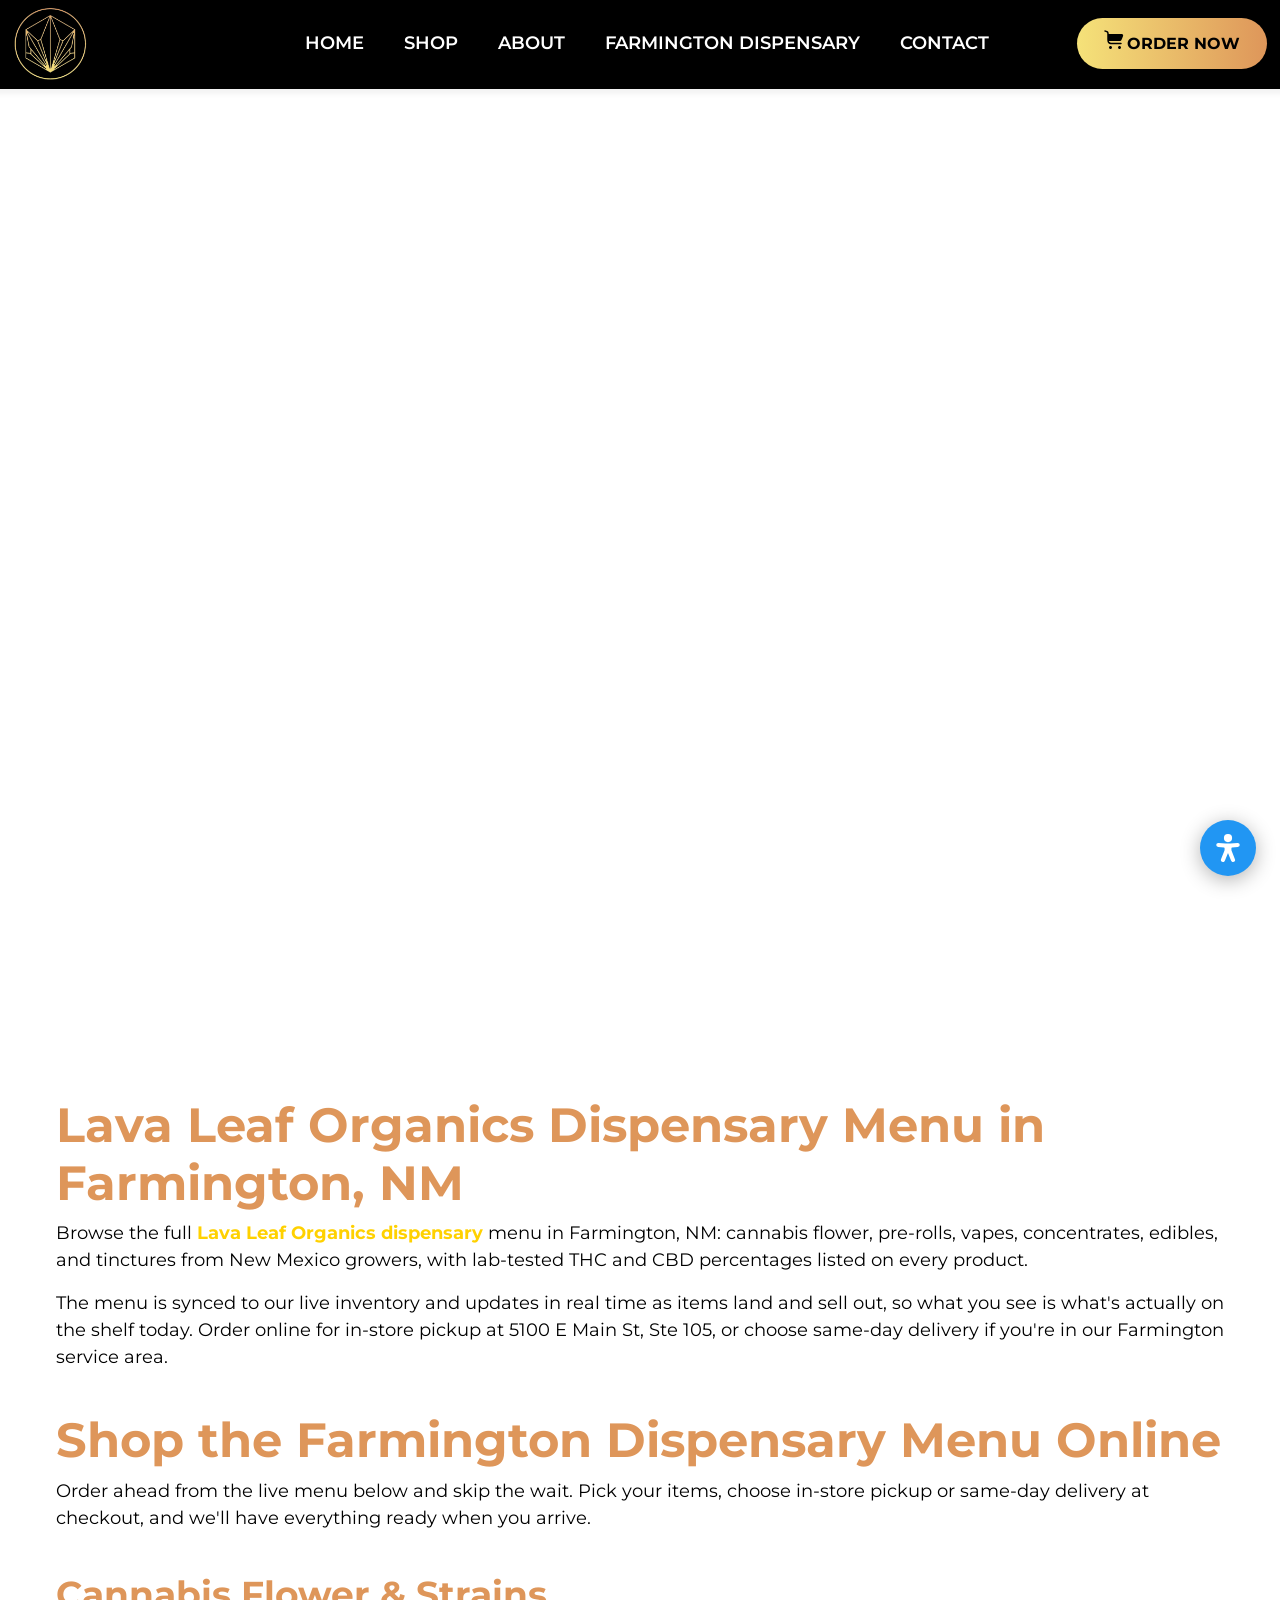
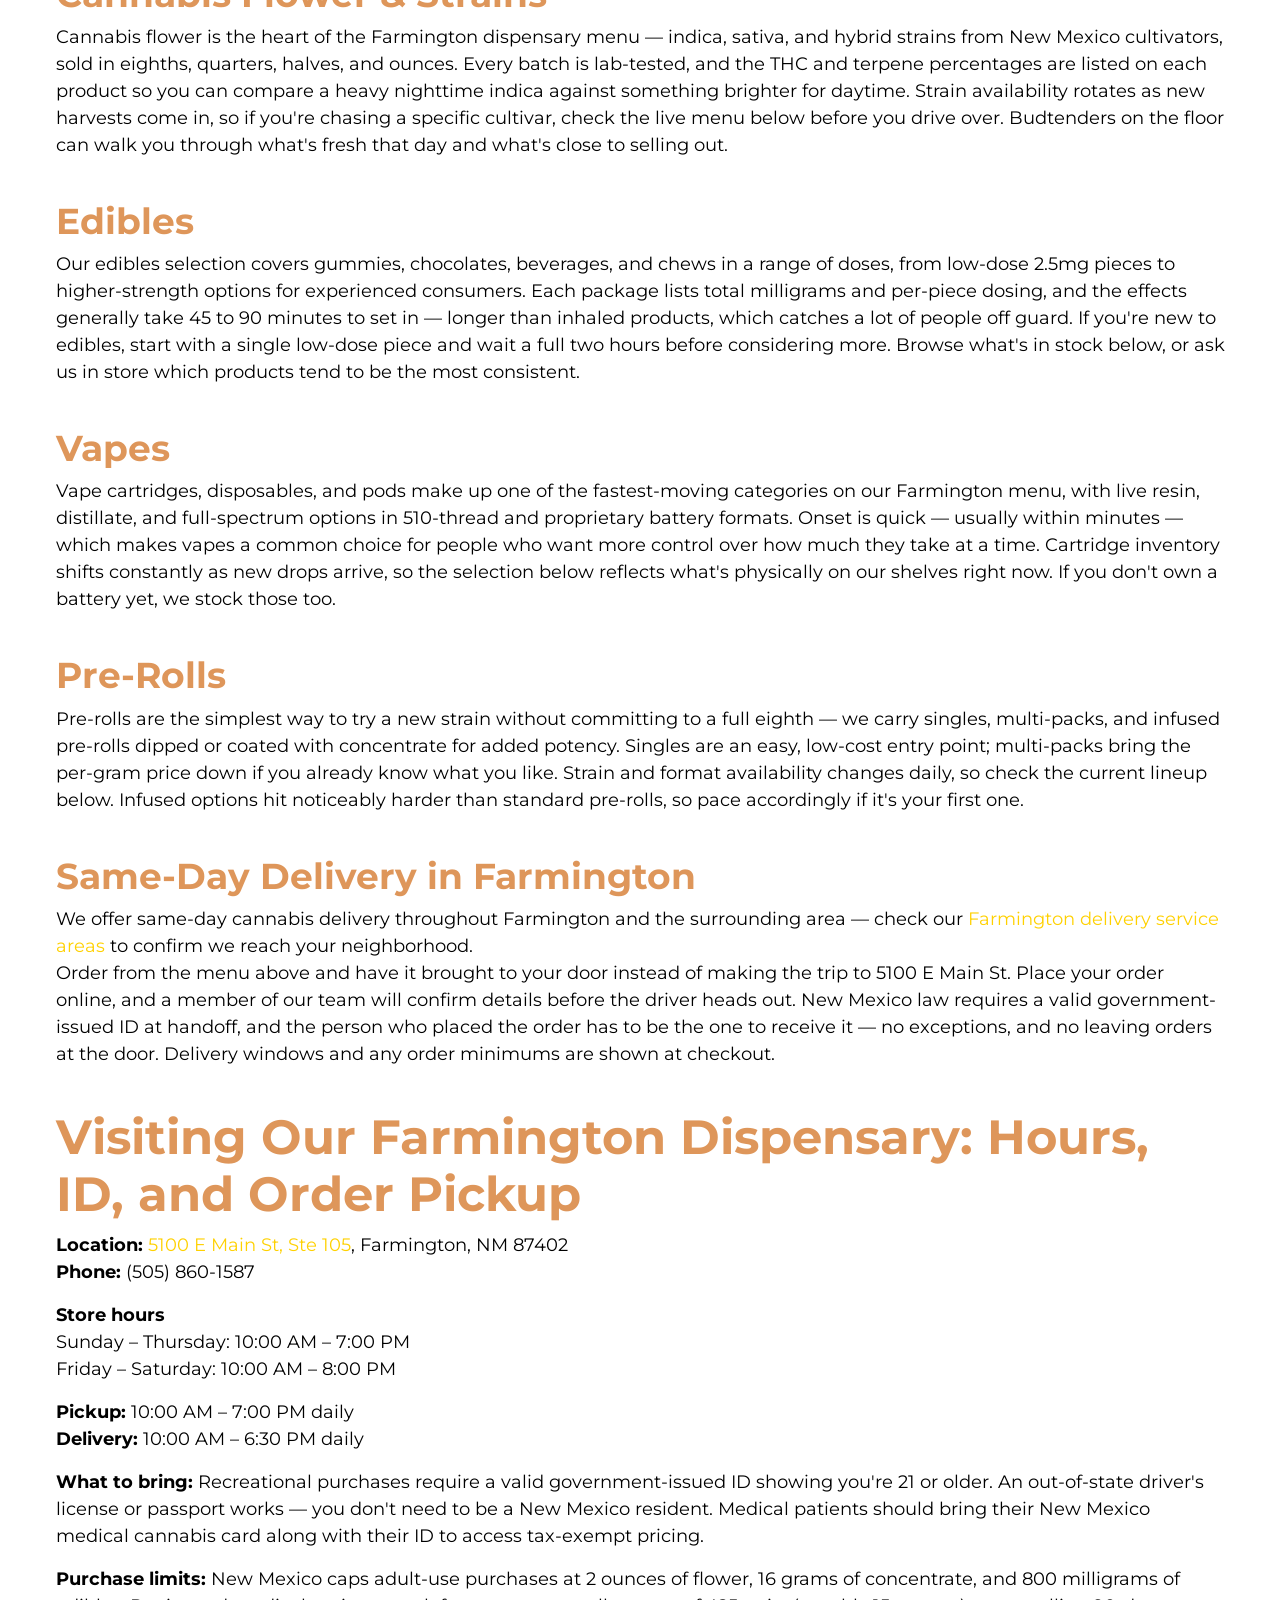
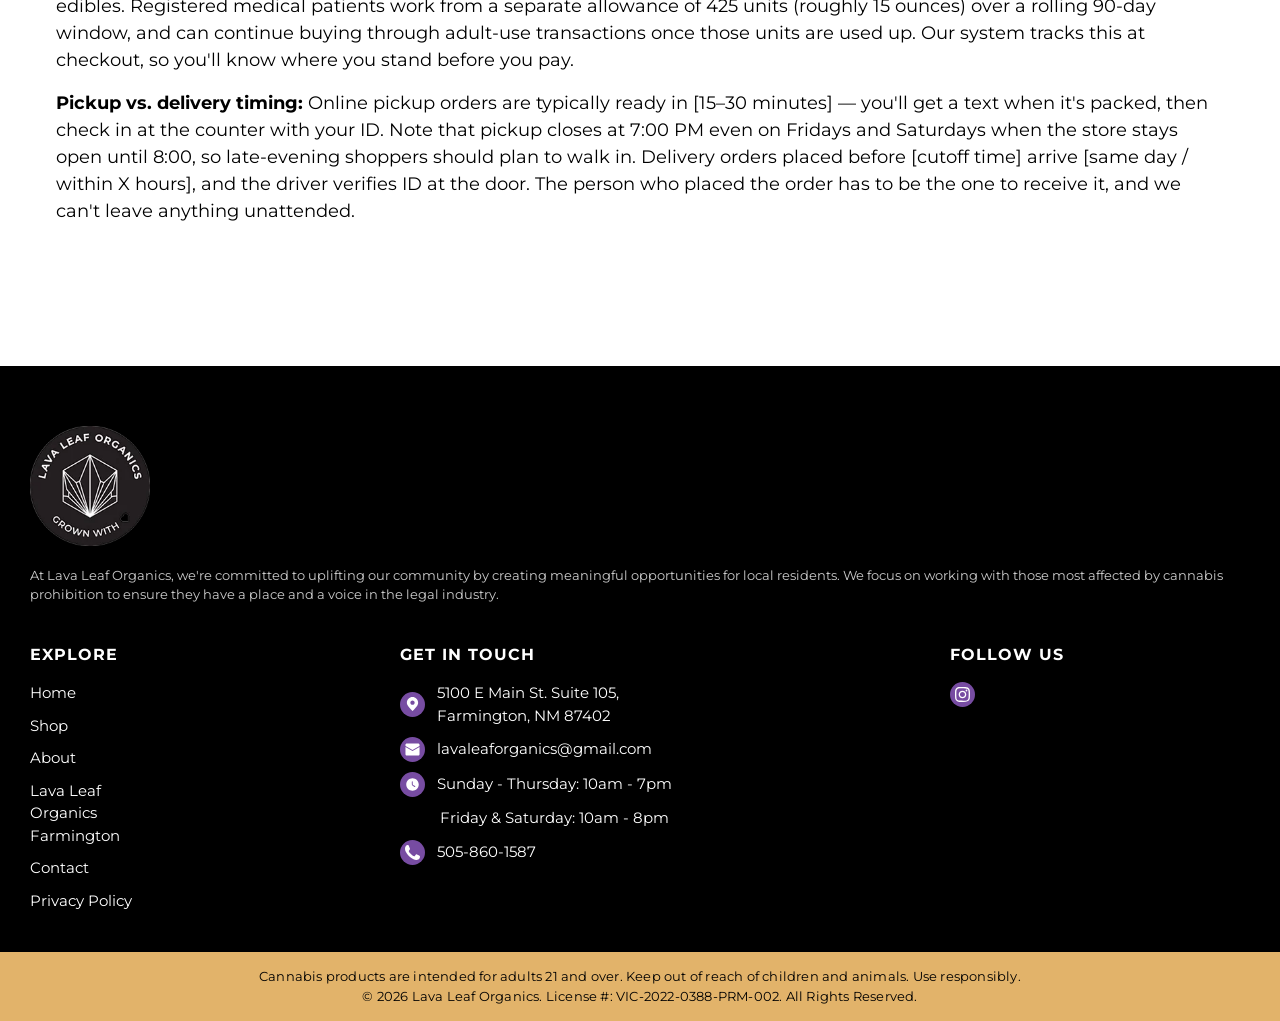
<file: shop.html>
<!DOCTYPE html><html lang="en"><head>
<meta name="referrer" content="no-referrer">
<script>
/* =====================================================================
   STATIC-PREVIEW NETWORK GUARD (added at publish; not part of the source site)
   Loaded FIRST so every later caller sees the wrapped transports.
   Guards the TRANSPORT, not each caller: the client's production URLs are
   injected as inline config (Defaults.*, __SG_TRACK__) and consumed by other
   files, so a per-file guard can never cover them.
   Scope: blocks PROGRAMMATIC off-origin requests (fetch / XHR / sendBeacon).
   It does NOT block user-initiated NAVIGATION - nav links still go to the real
   site, which is intended for a preview and documented in README.md.
   ===================================================================== */
(function () {
  var ORIGIN = location.origin;
  var ALLOW = ['maps.googleapis.com','maps.gstatic.com','places.googleapis.com','fonts.googleapis.com','fonts.gstatic.com'];
  function isForeign(u) {
    try {
      var x = new URL(u, document.baseURI);
      if (x.origin === ORIGIN) return false;
      return ALLOW.indexOf(x.hostname) === -1;
    } catch (e) { return true; }
  }
  function note(u) { try { console.warn('[static-preview] blocked off-origin request:', String(u)); } catch (e) {} }
  var _fetch = window.fetch;
  if (_fetch) {
    window.fetch = function (input, init) {
      var u = (input && typeof input === 'object' && 'url' in input) ? input.url : input;
      if (isForeign(u)) { note(u); return Promise.reject(new TypeError('Static preview: off-origin request blocked')); }
      return _fetch.apply(this, arguments);
    };
  }
  var _open = XMLHttpRequest.prototype.open;
  XMLHttpRequest.prototype.open = function (method, url) {
    if (isForeign(url)) { note(url); this.__previewBlocked = true; return _open.call(this, method, 'about:blank'); }
    return _open.apply(this, arguments);
  };
  var _send = XMLHttpRequest.prototype.send;
  XMLHttpRequest.prototype.send = function () { if (this.__previewBlocked) return; return _send.apply(this, arguments); };
  if (navigator.sendBeacon) {
    var _b = navigator.sendBeacon.bind(navigator);
    navigator.sendBeacon = function (u, d) { if (isForeign(u)) { note(u); return false; } return _b(u, d); };
  }
})();
</script>
<meta charset="UTF-8"><meta content="width=device-width, initial-scale=1, maximum-scale=6, shrink-to-fit=no" name="viewport"> <title>UNOFFICIAL PREVIEW — Farmington Dispensary Menu | Lava Leaf Organics Cannabis Products</title><meta name="description" content="Unofficial static development copy of a single page, published for build review. Not the official Lava Leaf Organics site; the real site is https://lavaleaforganics.com/"> <meta property="og:title" content="UNOFFICIAL STATIC PREVIEW — not the Lava Leaf Organics website"> <meta property="og:type" content="website"> <meta property="og:url" content="https://sgencms.github.io/client-lavaleaforganics/shop.html"> <meta property="og:site_name" content="SGENCMS static preview (unaffiliated development copy)"> <meta property="og:description" content="An unaffiliated, non-interactive development copy of a single page, captured for build review. This is NOT the official Lava Leaf Organics website. The real site is https://lavaleaforganics.com/"> <meta name="twitter:card" content="summary"> <meta name="twitter:title" content="UNOFFICIAL STATIC PREVIEW — not the Lava Leaf Organics website"> <meta name="twitter:description" content="An unaffiliated, non-interactive development copy of a single page, captured for build review. This is NOT the official Lava Leaf Organics website."> <meta name="robots" content="noindex, nofollow, noarchive, nosnippet"> <meta name="sgen_version" content="SGEN v1.0"> <link rel="canonical" href="https://lavaleaforganics.com/shop"><link fetchpriority="high" rel="preload" as="image" href="assets/in-pages/Lava_Leaf_Logo.webp"><link fetchpriority="high" rel="preload" as="image" href="assets/in-pages/Legacy_Dispensary_Age_Gate1.webp"> <link rel="preconnect" href="https://fonts.googleapis.com"> <link rel="preconnect" href="https://fonts.gstatic.com" crossorigin=""> <link rel="icon" type="image/x-icon" href="assets/in-pages/Lava_Leaf_Logo.webp"> <link rel="preload" as="style" href="https://fonts.googleapis.com/css2?family=Montserrat:ital,wght@0,300;0,400;0,500;0,600;0,700;0,800;0,900;1,300;1,400;1,500;1,600;1,700;1,800;1,900&amp;display=swap" onload="this.onload=null;this.rel='stylesheet'"> <noscript><link href="https://fonts.googleapis.com/css2?family=Montserrat:ital,wght@0,300;0,400;0,500;0,600;0,700;0,800;0,900;1,300;1,400;1,500;1,600;1,700;1,800;1,900&amp;display=swap" rel="stylesheet" type="text/css" /></noscript><link rel="preload" as="style" href="https://fonts.googleapis.com/css2?family=Open+Sans:ital,wght@0,300;0,400;0,500;0,600;0,700;0,800;0,900;1,300;1,400;1,500;1,600;1,700;1,800;1,900&amp;display=swap" onload="this.onload=null;this.rel='stylesheet'"> <noscript><link href="https://fonts.googleapis.com/css2?family=Open+Sans:ital,wght@0,300;0,400;0,500;0,600;0,700;0,800;0,900;1,300;1,400;1,500;1,600;1,700;1,800;1,900&amp;display=swap" rel="stylesheet" type="text/css" /></noscript>      <noscript></noscript>  <noscript></noscript><!-- schema.org JSON-LD removed at publish: it asserted the client's business identity from a preview host. Not rendered. --><script>var Defaults={base_url:'',admin_url:'',age_verification_expiry:'1',current_url:'',};</script><!-- schema.org JSON-LD removed at publish: it asserted the client's business identity from a preview host. Not rendered. --><script>(function(){var STAGE_PADDING=100;var SELECTOR='#sg-card-items-iioh5';function applyOnce(){var cont=document.querySelector(SELECTOR)||document.querySelector('.sg-card-items.sgen--blocks_carousel');if(!cont||!cont.swiper)return false;var sw=cont.swiper;var w=cont.getBoundingClientRect().width;var cardW=w-2*STAGE_PADDING;if(cardW<80)cardW=w*0.7;var spv=w/cardW;sw.params.breakpoints={0:{slidesPerView:spv,centeredSlides:false,spaceBetween:0,slidesOffsetBefore:STAGE_PADDING,slidesOffsetAfter:STAGE_PADDING,speed:500,autoplay:false,loop:false},576:{slidesPerView:2,centeredSlides:false,spaceBetween:0,slidesOffsetBefore:0,slidesOffsetAfter:0,speed:500,autoplay:false,loop:false},768:{slidesPerView:3,centeredSlides:false,spaceBetween:0,slidesOffsetBefore:0,slidesOffsetAfter:0,speed:500,autoplay:false,loop:false},992:{slidesPerView:6,centeredSlides:false,spaceBetween:15,slidesOffsetBefore:0,slidesOffsetAfter:0,speed:500,autoplay:false,loop:false}};sw.currentBreakpoint=false;sw.setBreakpoint();sw.slideTo(0,0);sw.setTranslate(0);sw.update();return true}var tries=0;var poll=setInterval(function(){tries++;var ok=applyOnce();if(tries>=40)clearInterval(poll)},250);window.addEventListener('load',function(){setTimeout(applyOnce,300)});var t;window.addEventListener('resize',function(){clearTimeout(t);t=setTimeout(applyOnce,150)})})();</script><!-- schema.org JSON-LD removed at publish: it asserted the client's business identity from a preview host. Not rendered. --> <!-- window.__SG_TRACK__ (SGEN analytics config POSTing to the client's /sg-collect) removed at publish. --><script>window.__SG404__={"url":"https://lavaleaforganics.com/sg-collect-404","is404":false,"path":""};</script>









<link rel="preload" as="image" href="assets/in-pages/Lava_Leaf_Logo-2.webp" fetchpriority="high">
<link rel="preload" as="image" href="assets/in-pages/lava_leaf_1.webp" fetchpriority="high">

<link rel="stylesheet" href="chrome.css">

<style>/* === inline inline-0 === */
@font-face{font-family:Manrope;font-display:swap;font-weight:600;src:url(sites/sgen_lavaleaforganics_com/uploads/2025/04/Manrope_SemiBold.ttf) format("truetype")}@font-face{font-family:Manrope;font-display:swap;font-weight:700;src:url(sites/sgen_lavaleaforganics_com/uploads/2025/04/Manrope_Bold.ttf) format("truetype")}@font-face{font-family:Manrope;font-display:swap;font-weight:800;src:url(sites/sgen_lavaleaforganics_com/uploads/2025/04/Manrope_ExtraBold.ttf) format("truetype")}@font-face{font-family:Manrope;font-display:swap;font-weight:400;src:url(sites/sgen_lavaleaforganics_com/uploads/2025/04/Manrope_Regular.ttf) format("truetype")}@font-face{font-family:Manrope;font-display:swap;font-weight:200;src:url(sites/sgen_lavaleaforganics_com/uploads/2025/04/Manrope_ExtraLight.ttf) format("truetype")}

</style>
<style>/* === inline inline-1 === */
@font-face{font-family:"Avenir LT Std";font-display:swap;font-weight:500;src:url(sites/sgen_lavaleaforganics_com/uploads/2025/04/AvenirLTStd_Roman.ttf) format("truetype")}

</style>
<style>/* === inline inline-2 === */
@font-face{font-family:Ubuntu;font-display:swap;font-weight:normal;src:url(sites/sgen_lavaleaforganics_com/uploads/2026/06/ubuntu-bold.ttf) format("truetype")}

</style>
<style>/* === inline inline-3 === */
@font-face{font-family:"New Montserrat";font-display:swap;font-weight:normal;src:url(sites/sgen_lavaleaforganics_com/uploads/2026/06/montserrat-variablefont_wght.ttf) format("truetype")}

</style>
<style>/* === inline inline-4 === */
:root{--sgen-acc-btn-bg:#2196f3;--sgen-acc-btn-color:#fff}

</style>
<style>/* === inline inline-5 === */
:root{--body-font-size:18px;--body-font-family:Montserrat;--headings_1-font-size:60px;--headings_1-font-family:Montserrat;--headings_2-font-size:46px;--headings_2-font-family:Montserrat;--headings_3-font-size:36px;--headings_3-font-family:Montserrat;--headings_4-font-size:24px;--headings_4-font-family:Montserrat;--headings_5-font-size:20px;--headings_5-font-family:Montserrat;--headings_6-font-size:18px;--headings_6-font-family:Montserrat;--button-font-size:18px;--button-padding-y:10px;--button-padding-x:25px;--button-radius:25px;--color-body:#fff;--color-text:#000;--color-accent:#ffd100;--color-accent-rgb:255,209,0;--color-accent_hover:#ffd100;--color-primary:#f5e279;--color-primary-rgb:245,226,121;--color-primary_hover:#f5e279;--color-secondary:#de965a;--color-secondary-rgb:222,150,90;--color-secondary_hover:#de965a;--color-success:#57d367;--color-success-rgb:87,211,103;--color-success_hover:var(--color-success);--color-info:#2dcfe9;--color-info-rgb:45,207,233;--color-info_hover:var(--color-info);--color-warning:#e9af43;--color-warning-rgb:233,175,67;--color-warning_hover:var(--color-warning);--color-danger:#fd7379;--color-danger-rgb:253,115,121;--color-danger_hover:var(--color-danger);--color-light:#fff;--color-light-rgb:255,255,255;--color-light_hover:var(--color-light);--color-dark:#000;--color-dark-rgb:0,0,0;--color-dark_hover:var(--color-dark)}.container{max-width:1199px}section,.section{padding-top:50px;padding-right:0;padding-bottom:50px;padding-left:0}.btn{font-family:Montserrat;font-display:swap;font-size:18px;border-width:1px;padding-top:10px;padding-right:25px;padding-bottom:10px;padding-left:25px;border-top-left-radius:25px;border-top-right-radius:25px;border-bottom-right-radius:25px;border-bottom-left-radius:25px}.btn.btn-accent{color:#000;background-color:var(--color-accent);border-color:var(--color-accent)}.btn.btn-outline-accent{color:var(--color-accent);border-color:var(--color-accent)}.btn.btn-accent:hover{color:#000;background:var(--color-accent_hover);border-color:var(--color-accent_hover)}.btn.btn-outline-accent:hover{color:#000;background:var(--color-accent_hover);border-color:var(--color-accent_hover)}.btn.btn-primary{color:#fff;background-color:#7e9f11}.btn.btn-outline-primary{color:#7e9f11}.btn.btn-primary:hover{color:#fff;background:#94ba14;border-color:var(--color-primary_hover)}.btn.btn-outline-primary:hover{color:#fff;background:#94ba14;border-color:var(--color-primary_hover)}.btn.btn-secondary{color:#829d28;background-color:transparent;border-color:#7e9f11}.btn.btn-outline-secondary{color:transparent;border-color:#7e9f11}.btn.btn-secondary:hover{color:#6a8409;background:#f8fff0;border-color:#94ba14}.btn.btn-outline-secondary:hover{color:#6a8409;background:#f8fff0;border-color:#94ba14}.btn.btn-success{color:#000;background-color:var(--color-success);border-color:var(--color-success)}.btn.btn-outline-success{color:var(--color-success);border-color:var(--color-success)}.btn.btn-success:hover{color:#000;background:var(--color-success_hover);border-color:var(--color-success_hover)}.btn.btn-outline-success:hover{color:#000;background:var(--color-success_hover);border-color:var(--color-success_hover)}.btn.btn-info{color:#000;background-color:var(--color-info);border-color:var(--color-info)}.btn.btn-outline-info{color:var(--color-info);border-color:var(--color-info)}.btn.btn-info:hover{color:#000;background:var(--color-info_hover);border-color:var(--color-info_hover)}.btn.btn-outline-info:hover{color:#000;background:var(--color-info_hover);border-color:var(--color-info_hover)}.btn.btn-warning{color:#000;background-color:var(--color-warning);border-color:var(--color-warning)}.btn.btn-outline-warning{color:var(--color-warning);border-color:var(--color-warning)}.btn.btn-warning:hover{color:#000;background:var(--color-warning_hover);border-color:var(--color-warning_hover)}.btn.btn-outline-warning:hover{color:#000;background:var(--color-warning_hover);border-color:var(--color-warning_hover)}.btn.btn-danger{color:#000;background-color:var(--color-danger);border-color:var(--color-danger)}.btn.btn-outline-danger{color:var(--color-danger);border-color:var(--color-danger)}.btn.btn-danger:hover{color:#000;background:var(--color-danger_hover);border-color:var(--color-danger_hover)}.btn.btn-outline-danger:hover{color:#000;background:var(--color-danger_hover);border-color:var(--color-danger_hover)}.btn.btn-light{color:#000;background-color:var(--color-light);border-color:var(--color-light)}.btn.btn-outline-light{color:var(--color-light);border-color:var(--color-light)}.btn.btn-light:hover{color:#000;background:var(--color-light_hover);border-color:var(--color-light_hover)}.btn.btn-outline-light:hover{color:#000;background:var(--color-light_hover);border-color:var(--color-light_hover)}.btn.btn-dark{color:#FFF;background-color:var(--color-dark);border-color:var(--color-dark)}.btn.btn-outline-dark{color:var(--color-dark);border-color:var(--color-dark)}.btn.btn-dark:hover{color:#FFF;background:var(--color-dark_hover);border-color:var(--color-dark_hover)}.btn.btn-outline-dark:hover{color:#FFF;background:var(--color-dark_hover);border-color:var(--color-dark_hover)}header#masterhead{font-family:Montserrat;font-display:swap;background-color:#000;color:#fff}footer#masterfoot{font-family:Montserrat;font-display:swap;background-color:#000;color:#fff}.section.section-footer-top{background-color:#f5f5f5;color:#121212}.copyright{font-family:"Open Sans";font-display:swap;background-color:#000;color:#fff}.sticky-mobile-ctas{background-color:#fff}

</style>
<style>/* === inline inline-6 === */
.sg-navbar.sg-navbar-expand-md{text-transform:uppercase!important;font-weight:600!important}

</style>
<style>/* === inline inline-7 === */
#comp_mpw47mnd00ypt,#comp_mpw76mv1g5sp2{padding:1px!important}.sg-navbar-brand{display:flex}

</style>
<style>/* === inline inline-8 === */
.accordion{font-family:Montserrat,sans-serif!important}.sg-accordion-button span{font-family:Montserrat,sans-serif!important}#iq9r4 ul.sgb-iconlists-items .icon{color:black!important}@media (max-width:575px){#i0teb4 .sg-accordion{padding-left:20px;padding-right:20px}#ilmpp .gallery-container{padding-left:20px;padding-right:20px}#ib14r6,#ihzer,#il9j8,#i8bo7,#i1gac,#i6c1kq,#i8ambk,#i5pm0f,#igg07g,#i64str,#ibdos,#igymy,#ip0ua,#iuvrj,#i63xc{font-size:32px!important}#ihq65,#il0ci,#ilva2p{gap:0!important}#masterhead>div>div{margin:0!important;padding-left:20px;padding-right:20px}#igg07g{margin-bottom:20px!important}#gallery-items-ib6qtx .swiper-slide{width:calc((100% - 15px) / 2)!important;height:auto!important;margin-right:15px!important}#gallery-items-ib6qtx .swiper-slide:last-child{margin-right:0!important}#gallery-items-ib6qtx .gallery-item-image .thumb,#gallery-items-ib6qtx .gallery-item-image>a{width:100%!important;display:block!important}#gallery-items-ib6qtx .gallery-item-image img{width:100%!important;height:auto!important;aspect-ratio:3 / 4!important;object-fit:cover!important;display:block!important}}@media (max-width:767px){#swiper-wrapper-02fdf7bdcdce637a{transform:none!important;display:flex!important;flex-wrap:nowrap!important;gap:8px}#swiper-wrapper-02fdf7bdcdce637a .swiper-slide{width:calc((100% - 8px) / 2)!important;flex:0 0 calc((100% - 8px) / 2)!important;margin:0!important}#swiper-wrapper-02fdf7bdcdce637a .gallery-item-image,#swiper-wrapper-02fdf7bdcdce637a .gallery-item-image>a,#swiper-wrapper-02fdf7bdcdce637a .gallery-item-image .thumb{width:100%!important;display:block!important}#swiper-wrapper-02fdf7bdcdce637a .gallery-item-image img{width:100%!important;height:auto!important;aspect-ratio:3 / 4!important;object-fit:cover!important;display:block!important}}.sticky-mobile-ctas{position:fixed!important;left:0!important;right:0!important;top:auto!important;bottom:0!important;bottom:env(safe-area-inset-bottom,0px)!important;transition:transform .25s ease,opacity .25s ease!important;will-change:transform;transform:translateZ(0);backface-visibility:hidden}@media (max-width:767px){html,body{overflow-x:hidden!important;max-width:100%!important}.hc-testimonial-track{max-width:100%}#hc-testimonial-track{overflow:hidden}}

</style>
<style>/* === inline inline-9 === */
.legacy-dispensary-products-ilned{display:grid;grid-template-columns:52% 47%;gap:15px;width:90%;max-width:1638px;margin-left:auto;margin-right:auto;justify-content:center}.product-card-ilned{position:relative;border-radius:12px;overflow:hidden;color:white;padding:25px;display:flex;flex-direction:column;justify-content:space-between}.product-card-ilned::before{content:'';position:absolute;top:0;left:0;width:100%;height:100%;background:linear-gradient(90deg,#F5E279 0,#DE965A 100%);background-size:cover;background-position:center;z-index:-2}.flower-card-ilned{grid-column:1;grid-row:1;height:528px;width:100%;}.product-cards-right-ilned{grid-column:2;display:flex;flex-direction:column;gap:15px;height:528px;width:100%}.preroll-card-ilned{height:252px}.small-cards-container-ilned{display:grid;grid-template-columns:1fr 1fr;gap:15px;flex-grow:1}.small-card-ilned{height:261px}.content-ilned{position:relative;z-index:1;display:flex;flex-direction:column;justify-content:center;height:100%;align-items:center;width:60%}.text-ilned{font-family:Montserrat,sans-serif;font-weight:900;font-size:clamp(22px,1.8vw,40px);text-transform:uppercase;margin:0;position:relative;padding-bottom:10px;color:#000}.description-ilned{font-family:Montserrat,sans-serif;font-weight:400;font-size:min(max(0.8rem,1vw),1rem);color:#000;margin:0;padding-bottom:10px;position:relative;text-align:center;width:1400px!important}.order-btn-ilned{background-color:#000;color:white;border:0;padding:min(max(0.7rem,3vw),1rem);border-radius:36px;font-size:min(max(1rem,3vw),1rem);font-weight:700;font-family:Montserrat,sans-serif;text-align:center;text-transform:uppercase;cursor:pointer;width:min(max(11rem,50%),9rem)}.product-img-ilned{position:absolute;right:0;bottom:0;z-index:0;object-fit:contain;max-width:100%;transition:all 5s}.product-card-ilned:hover .product-img-ilned{transform:scale(1.2)}@media screen and (max-width:1680px){.legacy-dispensary-products-ilned{width:95%}.flower-card-ilned,.product-cards-right-ilned{height:500px}.preroll-card-ilned{height:240px}.small-card-ilned{height:245px}}@media screen and (max-width:1440px){.legacy-dispensary-products-ilned{width:95%}.flower-card-ilned,.product-cards-right-ilned{height:460px}.preroll-card-ilned{height:220px}.small-card-ilned{height:225px}}@media screen and (max-width:1200px){.legacy-dispensary-products-ilned{width:98%}.flower-card-ilned,.product-cards-right-ilned{height:420px}.preroll-card-ilned{height:200px}.small-card-ilned{height:205px}}@media screen and (max-width:768px){.legacy-dispensary-products-ilned{grid-template-columns:1fr}.flower-card-ilned{grid-column:1;grid-row:auto;height:400px}.product-cards-right-ilned{grid-column:1}.small-cards-container-ilned{grid-template-columns:1fr}.small-card-ilned{height:200px}.text-ilned{font-size:clamp(20px,4vw,28px)}.product-img-ilned{max-width:40%!important}}@media screen and (max-width:480px){.flower-card-ilned{height:300px}.preroll-card-ilned,.small-card-ilned{height:180px}.text-ilned{font-size:20px}.order-btn-ilned{padding:8px 20px;font-size:14px}}

</style>
<style>/* === inline inline-10 === */
#im21k{background:linear-gradient(90deg,#F5E279 0,#EBB66A 50%,#DE965A 100%);-webkit-background-clip:text;background-clip:text;color:transparent!important;text-transform:uppercase;display:inline-block}

</style>
<style>/* === inline inline-11 === */
:root{--header-color:#000;--sg-color-text-primary:#fff;--accent-color:#F5E279;--hover-color:#F5E279;--logo-size:82px;--nav-font-size:18px;--button-padding:.75rem 1.5rem}header#masterhead{background-color:#000}header#masterhead .primary-navbar .navbar{padding-left:1.25rem!important}@media only screen and (max-width:1200px){header#masterhead{height:128px}.primary-navbar .navbar{min-height:128px}}#masterhead>div>div{max-width:none}header#masterhead .primary-navbar.primary-navbar--theme_header_kolas .navbar-wrapper>*{padding:0;flex:none;text-transform:uppercase}#mobile-nav>.inner{background-color:var(--sg-color-dark);width:100%}#mobile-nav>.inner .site-img-logo>img{width:207px;height:207px}#mobile-nav.slideNav.open>.inner{background-color:rgba(13,13,13,1);background-size:cover;background-position:bottom center!important;background:url(assets/in-pages/Age_Gate_Background___1920.webp)}#mobile-nav>.inner>.navi>ul.nav li a:hover{background-color:var(--sg-color-primary);color:var(--sg-color-body)!important}.navbar-wrapper{display:flex;align-items:center;justify-content:space-between;flex-wrap:nowrap;width:100%}.navbar-brand{margin-right:auto}.item-navigations{flex-grow:1;display:flex;justify-content:center;align-items:center}.item-ctas{display:flex;justify-content:flex-end;align-items:center}#masterhead>div>div>nav>div>div.item.item-ctas>ul>li{padding-right:15px}.nav-link{font-family:Montserrat,sans-serif;font-weight:600;font-size:var(--nav-font-size);line-height:102%;letter-spacing:0;text-align:center;vertical-align:middle;color:white!important}.nav-link:hover{color:var(--hover-color)!important}.navbar-brand img,.site-img-logo img{width:var(--logo-size);height:var(--logo-size);object-fit:contain}.site-landing-wrapper>div>div>div.brand.mb-4>a>div>img{width:100%;height:100%}.mobile-toggler-burger{display:none;position:absolute;right:25px;top:35px;width:50px;height:50px;z-index:1000;background-color:transparent}.mobile-toggler-burger>span{height:7px;border-radius:30px}.navbar-toggler{margin-left:auto;margin-right:20px}#masterhead>div>div>nav>a.mobile-toggler-burger>span.top-bun{width:25px!important;margin-left:0}#masterhead>div>div>nav>a.mobile-toggler-burger>span.meat{width:50px;height:7px;margin:7px 0;border-radius:10px}#masterhead>div>div>nav>a.mobile-toggler-burger>span.bottom-bun{width:25px!important;margin-right:0}#mobile-nav .close{right:20px!important;top:20px;left:unset!important}.mobile-toggler-burger.close>span.meat{margin-top:-11px}#mobile-nav>.inner>.navi>ul.nav li>a,#mobile-nav>.inner>.navi>ul.nav li>.nav-link{border-bottom:none!important}#masterhead>div>div>nav>div>div.item.item-ctas>ul>li>a,#mobile-nav>div>div.ctas.mt-4>ul>li>a{font-size:18px}a.btn.btn-primary{background:linear-gradient(90deg,#F5E279 0,#DE965A 100%);color:#000;border:0;padding:min(max(0.7rem,3vw),1rem);border-radius:36px;font-size:min(max(1rem,3vw),1rem);font-weight:700;font-family:Montserrat,sans-serif;text-align:center;text-transform:uppercase;cursor:pointer;width:min(max(11rem,50%),9rem)}a.btn.btn-light.btn--no{background:linear-gradient(90.03deg,#FFF .03%,#DE965A 146.43%);border:3px solid transparent;color:#000;padding:14.5px 27px!important;text-transform:uppercase;border-radius:36px!important;font-weight:700}a.btn.btn-primary.btn--yes{background:linear-gradient(90deg,#F5E279 0,#DE965A 100%);color:#000;border:0;padding:14.5px 27px!important;border-radius:36px}.sg_age-verification>.inner .actions>.btn{font-size:18px;min-width:179px!important;min-height:63px!important;line-height:0;margin:0 25px 20px 25px}.view-menu-button,.get-direction-button{display:flex;align-items:center;justify-content:center;text-decoration:none;font-weight:700;text-align:center;transition:all .3s;gap:10px;font-family:Montserrat,sans-serif;cursor:pointer;width:auto;height:auto;border-radius:100px;font-size:22px}.view-menu-button{padding:20px 30px;background:linear-gradient(90deg,#F5E279 0,#DE965A 100%);color:#000;border:0}.get-direction-button{padding:20px 25px;background-color:transparent;color:#000;border:4px solid #000}.view-menu-button:hover,.get-direction-button:hover{transform:translateY(-5px);box-shadow:0 10px 20px rgba(0,0,0,.1)}.view-menu-button:hover{background-color:#333}.get-direction-button:hover{background-color:#f5f5f5}@media (max-width:575px){footer#masterfoot{padding-bottom:1px!important}.sg_age-verification>.inner .actions>.btn{margin:0 28px 20px 28px}.sg_age-verification>.inner h1{line-height:1.5!important}}.sg_age-verification{background:url(assets/in-pages/Age_Gate_Background___1920.webp);background-color:rgba(13,13,13,1);background-size:cover}.sg_age-verification:before{background-color:unset}.sg_age-verification>.inner{max-width:none}.sg_age-verification>.inner .actions>.btn{border-width:0!important}.sg_age-verification>.inner .actions>.btn>.btn--no{font-size:18px;border-width:0!important;margin:5px 20px;text-transform:uppercase}.site-landing-wrapper>div>div>div.brand.mb-4>a>div>img{width:60%;height:100%}#sgp_1.fancybox-content{padding:0}@media only screen and (max-width:575px){.sg_age-verification .site-img-logo img{max-height:none;width:70%}.sg_age-verification{background:url(assets/in-pages/Age_Gate_Background___1920.webp);background-position:40% 55%}}@media only screen and (max-width:1200px){:root{--nav-font-size:15px}}@media only screen and (max-width:768px){:root{--nav-font-size:14px}}@media only screen and (max-width:480px){:root{--nav-font-size:13px}}#masterhead>div>div>nav>div>div.item.item-ctas>ul>li>a{width:190px}@media only screen and (min-width:1921px){:root{--logo-size:82px;--nav-font-size:18px;--button-padding:.75rem 1.5rem}.navbar-wrapper{max-width:1800px;margin:0 auto}.navbar-nav .nav-item,.sg-site-navigation .nav-item{margin:0}}@media only screen and (min-width:1681px) and (max-width:1920px){:root{--logo-size:82px;--nav-font-size:18px;--button-padding:.75rem 1.5rem}.navbar-wrapper{max-width:1600px;margin:0 auto}.navbar-nav .nav-item,.sg-site-navigation .nav-item{margin:0}}@media only screen and (min-width:1441px) and (max-width:1680px){:root{--logo-size:80px;--nav-font-size:17px;--button-padding:.7rem 1.4rem}.navbar-wrapper{max-width:1400px;margin:0 auto}.navbar-nav .nav-item,.sg-site-navigation .nav-item{margin:0 8px}}@media only screen and (min-width:1201px) and (max-width:1440px){:root{--logo-size:75px;--nav-font-size:16px;--button-padding:.65rem 1.3rem}.navbar-wrapper{max-width:1180px;margin:0 auto}.navbar-nav .nav-item,.sg-site-navigation .nav-item{margin:0 5px}#masterhead>div>div>nav>div>div.item.item-ctas>ul>li>a{font-size:15px}}@media only screen and (min-width:574px) and (max-width:1200px){:root{--logo-size:70px;--nav-font-size:14px;--button-padding:.6rem 1.2rem}.navbar-nav .nav-item,.sg-site-navigation .nav-item{margin:0;padding:0!important}.item-navigations{padding:0 5px}#masterhead>div>div>nav>div>div.item.item-ctas>ul>li>a{font-size:14px}#io2pg{margin:0!important}#mobile-nav>.inner>.navi{margin-right:50px;margin-left:50px}#mobile-nav>.inner>.navi>ul.nav li a,#mobile-nav>.inner>.navi>ul.nav li .nav-link{padding:1em;text-align:center}.sg-site-navigation.navbar-nav>.nav-item{padding:0}.navi>ul:nth-child(1)>li:nth-child(7)>a:nth-child(1){border-bottom:unset!important}#mobile-nav .navbar-ctas .nav-cta-item>a{width:40%}.nav{text-align:center}@media only screen and (max-width:980px){.nav-link{font-family:Montserrat,sans-serif;font-weight:700;font-size:clamp(22px,3vw,25px);line-height:102%;letter-spacing:0;text-align:center;vertical-align:middle;text-transform:uppercase}.mobile-toggler-burger>span{margin:4px auto}#mobile-nav>.inner>.navi>ul.nav li a,#mobile-nav>.inner>.navi>ul.nav li .nav-link{padding:1em;text-align:center}.navbar-wrapper,.navbar-expand-md .navbar-collapse{display:none!important}.mobile-toggler-burger,.mobile-navbar-brand,.navbar-expand-md .navbar-toggler{display:block!important}a.mobile-toggler-burger{opacity:1!important;visibility:visible!important}.primary-navbar .navbar{padding:0!important}}}@media only screen and (max-width:574px){#mobile-nav>.inner>.navi>ul.nav li a,#mobile-nav>.inner>.navi>ul.nav li .nav-link{border-bottom:none}#mobile-toggler-burger>span{margin:4px auto}#mobile-nav>.inner>.navi{margin-right:50px;margin-left:50px}#mobile-nav>.inner>.navi>ul.nav li a,#mobile-nav>.inner>.navi>ul.nav li .nav-link{padding:1em;text-align:center}.sg-site-navigation.navbar-nav>.nav-item{padding:0}.nav-link{font-family:Montserrat,sans-serif;font-weight:700;font-size:clamp(22px,3vw,25px);line-height:102%;letter-spacing:0;text-align:center;vertical-align:middle;text-transform:uppercase}.navi>ul:nth-child(1)>li:nth-child(7)>a:nth-child(1){border-bottom:unset!important}#mobile-nav .navbar-ctas .nav-cta-item>a{width:35%}.nav{text-align:center}}@media only screen and (min-width:431px) and (max-width:574px){:root{--logo-size:65px;--nav-font-size:16px;--button-padding:.6rem 1.2rem}.mobile-toggler-burger>span{margin:4px auto}header#masterhead .primary-navbar .navbar .navbar-brand{max-width:80px;width:100%!important}header#masterhead .navbar-brand img{width:100%;height:100%}.mobile-navigation .nav-link{padding:12px 15px;text-align:left}#mobile-nav>div>div.ctas.mt-4>ul>li>a{font-size:15px}#masterhead:before{height:80px}.mobile-toggler-burger,.mobile-navbar-brand,.navbar-expand-md .navbar-toggler{display:block!important}.navbar-wrapper,.navbar-expand-md .navbar-collapse{display:none!important}a.mobile-toggler-burger{opacity:1!important;visibility:visible!important}.primary-navbar .navbar{padding:0!important}}@media only screen and (min-width:381px) and (max-width:431px){:root{--logo-size:60px;--nav-font-size:15px;--button-padding:.55rem 1.1rem}.site-img-logo{padding-top:3px}header#masterhead{height:75px}.mobile-navigation .nav-link{padding:10px 15px;text-align:left}#mobile-nav>div>div.ctas.mt-4>ul>li>a{font-size:14px}#masterhead:before{height:70px}.navbar-wrapper{display:none!important}.mobile-navbar-brand{display:block!important;margin-left:20px;height:73px}.mobile-toggler-burger{display:block!important;position:absolute;right:15px;top:14px;z-index:1000;opacity:1!important;visibility:visible!important;width:40px;height:40px}.navbar-expand-md .navbar-toggler{display:block!important}.navbar-expand-md .navbar-collapse{display:none!important}.primary-navbar .navbar{padding:0!important;min-height:43px}.mobile-toggler-burger>span{height:6px;border-radius:25px}#masterhead>div>div>nav>a.mobile-toggler-burger>span.top-bun{width:20px!important}#masterhead>div>div>nav>a.mobile-toggler-burger>span.meat{width:40px;height:6px;margin:6px 0}#masterhead>div>div>nav>a.mobile-toggler-burger>span.bottom-bun{width:20px!important}.mobile-toggler-burger.close>span.meat{margin-top:-9px}#mobile-nav .navbar-ctas .nav-cta-item>a{width:45%}}@media only screen and (max-width:380px){:root{--logo-size:55px;--nav-font-size:14px;--button-padding:.5rem 1rem}header#masterhead{height:75px}header#masterhead .primary-navbar .navbar{padding:0}.site-img-logo{padding-top:5px}.mobile-navigation .nav-link{padding:10px 15px;text-align:left}#mobile-nav>div>div.ctas.mt-4>ul>li>a{font-size:14px}#masterhead:before{height:60px}.mobile-toggler-burger{display:block!important;opacity:1!important;visibility:visible!important;right:20px!important;top:10px}.mobile-toggler-burger>span{margin:3px auto}.navbar{align-items:flex-start}.navbar-wrapper{display:none!important}.mobile-navbar-brand{display:block!important;margin-left:20px;align-items:center;height:74px}.navbar-expand-md .navbar-toggler{display:block!important}.navbar-expand-md .navbar-collapse{display:none!important}.mobile-toggler-burger{right:12px!important;top:18px;width:35px;height:35px}.mobile-toggler-burger>span{height:5px;border-radius:20px}#masterhead>div>div>nav>a.mobile-toggler-burger>span.top-bun{width:18px!important}#masterhead>div>div>nav>a.mobile-toggler-burger>span.meat{width:35px;height:5px;margin:5px 0}#masterhead>div>div>nav>a.mobile-toggler-burger>span.bottom-bun{width:18px!important}.mobile-toggler-burger.close>span.meat{margin-top:-8px}#mobile-nav .navbar-ctas .nav-cta-item>a{width:45%}}.show-on-1920{display:none!important}@media (min-width:1780px) and (max-width:1921px){.show-on-1920{display:block!important}}.show-on-574{display:none!important}@media (min-width:554px) and (max-width:575px){.show-on-574{display:block!important}}body.has-sticky-cta-footer{margin-bottom:0}.sticky-mobile-ctas>a.btn{box-shadow:unset}.sticky-mobile-ctas{background-color:#fff0;padding:0 74px}.sticky-mobile-ctas>a.btn-has-icon:nth-child(1){width:203px;height:64px}.sticky-mobile-ctas>a.btn-has-icon:nth-child(1)>span:nth-child(1){display:inline-flex;align-items:center;justify-content:center;width:30px;height:30px}.sticky-mobile-ctas>a.btn-has-icon:nth-child(1)>span:nth-child(1)>.fa-shopping-cart{color:#000;font-size:15px}.sticky-mobile-ctas>a.btn:nth-child(2){width:202px!important;height:64px!important;background-color:white;color:#000;font-size:18px}.sticky-mobile-ctas>a.btn-has-icon:nth-child(2)>span:nth-child(1){display:inline-flex;align-items:center;justify-content:center;width:30px;height:30px;border-radius:50%}.sticky-mobile-ctas>a.btn-has-icon:nth-child(2)>span:nth-child(1)>.fa-phone{color:#000;font-size:15px}@media (max-width:555px){.sticky-mobile-ctas{padding:0 40px}}@media (max-width:480px){.sticky-mobile-ctas{padding:0 35px}.sticky-mobile-ctas>a.btn-has-icon:nth-child(1),.sticky-mobile-ctas>a.btn-has-icon:nth-child(2){font-size:14px}}@media (max-width:450px){.sticky-mobile-ctas{padding:0 20px}}@media (max-width:431px){.sticky-mobile-ctas{padding:0 10px}}@media (max-width:356px){.sticky-mobile-ctas>a.btn-has-icon:nth-child(1),.sticky-mobile-ctas>a.btn-has-icon:nth-child(2){font-size:11px}}.owl-theme.owl-carousel .owl-dots .owl-dot span{border:1px solid #9484A2!important;background:transparent}.owl-theme.owl-carousel .owl-dots .owl-dot.active span{background-color:#9484A2!important}.skip-link{position:absolute;left:-999px;top:auto;width:1px;height:1px;overflow:hidden;z-index:100;background:#fff;color:#000;padding:8px;text-decoration:none}.skip-link:focus{left:8px;top:8px;width:auto;height:auto;font-size:1rem;outline:2px solid #005fcc}

</style>
<style>/* === inline inline-12 === */
#comp_mpw47mnd00ypt{display:flex;justify-content:center;align-items:center;--shape-divider-color-top:#000;--shape-divider-color-bottom:#000}@media only screen and (max-width:991px){#comp_mpw47mnd00ypt{--shape-divider-color-top:#000;--shape-divider-color-bottom:#000}}#is7i{sg-flex-wrap:wrap;margin:0;--shape-divider-color-top:#000;--shape-divider-color-bottom:#000;width:100%;max-width:1600px}#ib7j{flex-basis:20%;max-width:20%;display:flex;justify-content:flex-start;align-items:center}@media only screen and (max-width:767px){#ib7j{max-width:100%;flex-basis:100%;margin:0 0 15px 0}}@media only screen and (max-width:767px){#ib7j{max-width:100%;flex-basis:100%;margin:0 0 15px 0}}#comp_mpw3tdy6fjy42{display:flex;justify-content:center;align-items:center;--shape-divider-color-top:#000;--shape-divider-color-bottom:#000}#iqev{flex-basis:80%;max-width:80%;display:flex;justify-content:space-between}@media only screen and (max-width:767px){#iqev{max-width:100%;flex-basis:100%;margin:0 0 15px 0}}#comp_mpw3v3cua177r{display:flex;justify-content:center;align-items:center}#comp_mpw4mhgooaerz{display:flex;justify-content:center;align-items:center;--shape-divider-color-top:#000;--shape-divider-color-bottom:#000}#comp_mpw76mv1g5sp2{--shape-divider-color-top:#000;--shape-divider-color-bottom:#000;display:flex;justify-content:center;align-items:center}@media only screen and (max-width:991px){#comp_mpw76mv1g5sp2{--shape-divider-color-top:#000;--shape-divider-color-bottom:#000}}#comp_mpw76zayd7hem{max-width:1600px;width:100%;display:flex;justify-content:space-between}@media only screen and (max-width:991px){#comp_mpw76zayd7hem{--shape-divider-color-top:#000;--shape-divider-color-bottom:#000}}#comp_mpw3tdy6fjy42-2{display:flex;justify-content:center;align-items:center;--shape-divider-color-top:#000;--shape-divider-color-bottom:#000}@media only screen and (max-width:575px){#comp_mpw3tdy6fjy42-2{min-height:60px;--shape-divider-color-top:#000;--shape-divider-color-bottom:#000}}#comp_mpw6spzhneec6{--shape-divider-color-top:#000;--shape-divider-color-bottom:#000;display:flex;justify-content:center;align-items:center}

</style>
<style>/* === inline inline-13 === */
[data-component-id=mpw3ry3du1vj3]{max-width:1600px!important}@media only screen and (max-width:575px){[data-component-id=mpw77s1j3hhac] img{max-height:60px!important}}

</style>
<style>/* === inline inline-14 === */
.btn-cart-icon{height:24px!important;width:24px!important;fill:currentColor}.header-btn{width:190px!important;padding:10px 25px 10px 25px!important;color:#000}.header-btn:hover{color:#fff}.btn-cart-icon path{fill:currentColor!important}

</style>
<style>/* === inline inline-15 === */
@import url(https://fonts.googleapis.com/css2?family=Montserrat:wght@400;700;900&display=swap);body.nav-open{overflow:hidden;height:100%}html.nav-open{overflow:hidden;height:100%}.mobile-toggler-burger-btn{display:inline-flex;flex-direction:column;justify-content:center;gap:5px;width:52px;height:36px;cursor:pointer;text-decoration:none}.mobile-toggler-burger-btn span{display:block;height:8px;border-radius:14px;background-color:#fff;transition:width .25s ease,transform .3s ease,opacity .25s ease}.mobile-toggler-burger-btn .top-bun{width:50%}.mobile-toggler-burger-btn .meat{width:100%}.mobile-toggler-burger-btn .bottom-bun{width:50%;align-self:flex-end}.mobile-toggler-burger-btn.is-open .top-bun{width:100%;transform:translateY(13px) rotate(45deg)}.mobile-toggler-burger-btn.is-open .meat{opacity:0}.mobile-toggler-burger-btn.is-open .bottom-bun{width:100%;align-self:auto;transform:translateY(-13px) rotate(-45deg)}.slideout-overlay{position:fixed;inset:0;background:rgba(0,0,0,.5);z-index:998;opacity:0;pointer-events:none;transition:opacity .3s ease}.slideout-overlay.is-open{opacity:1;pointer-events:all}.slideout-nav{position:fixed;top:0;right:0;width:100%;height:100%;z-index:999;transform:translateX(100%);transition:transform .38s cubic-bezier(0.4,0,.2,1);overflow:hidden;touch-action:none;background-color:#2c3a1e;background-image:url(assets/in-pages/age_gate_background___1920.webp);background-size:cover;background-position:center top}.slideout-nav.is-open{transform:translateX(0)}.slideout-close{position:absolute;top:16px;right:20px;background:none;border:0;color:#fff;font-size:28px;font-weight:300;cursor:pointer;line-height:1;opacity:.95;z-index:99999}.slideout-close:hover{opacity:1}.nav-content{position:relative;z-index:10;width:100%;height:100%;display:flex;flex-direction:column;align-items:center;padding:56px 20px 40px;overflow:hidden}.logo-ring{position:relative;width:150px;height:150px;display:flex;justify-content:center;align-items:center}.logo-ring img{height:100%;width:100%}.slideout-nav .nav-links{list-style:none;width:100%;text-align:center;margin:0 0 36px;padding:0;margin-top:40px}.slideout-nav .nav-links li{padding:18px 0}.slideout-nav .nav-links a{font-size:22px;font-weight:700;letter-spacing:.08em;color:#fff;text-decoration:none;text-transform:uppercase;font-family:Montserrat,Arial,sans-serif;line-height:1}.slideout-nav .nav-links a:hover{color:#e8bf4a}.order-pill{background:linear-gradient(90deg,#F5E279 0,#DE965A 100%);color:#000;border:0;padding:min(max(0.7rem,3vw),1rem);border-radius:36px;font-size:min(max(1rem,3vw),1rem);font-weight:700;font-family:Montserrat,sans-serif;text-align:center;text-transform:uppercase;cursor:pointer;font-family:Montserrat,Arial,sans-serif}.order-pill i{margin-right:8px}.order-pill:hover{filter:brightness(1.05)}@media only screen and (max-width:1200px){header#masterhead{height:unset!important}}

</style>
<style>/* === inline inline-16 === */
#comp_6aa291d3e3d50{padding-top:100px;padding-bottom:100px}#comp_6aa291d3e3d58{font-size:48px;color:#de965a;font-weight:700}#comp_6aa291d3e3d5d{color:#de965a;font-weight:700;font-size:48px}#comp_6aa291d3e3d60{color:#de965a;font-weight:700;font-size:36px}#comp_6aa291d3e3d63{color:#de965a;font-weight:700;font-size:36px}#comp_6aa291d3e3d6a{color:#de965a;font-weight:700;font-size:36px}#comp_6aa291d3e3d6d{color:#de965a;font-weight:700;font-size:36px}#comp_6aa291d3e3d70{color:#de965a;font-weight:700;font-size:36px}#comp_6aa291d3e3d73{color:#de965a;font-weight:700;font-size:48px}

</style>
<style>/* === inline inline-17 === */


</style>
<style>/* === inline inline-18 === */


</style>
<style>/* === inline inline-19 === */


</style>
<style>/* === inline inline-20 === */
.footer-main{background:#000;color:#fff;font-family:Montserrat,sans-serif;padding:60px 0 0 0;width:100%;box-sizing:border-box;overflow:hidden}.footer-wrapper{max-width:1600px;margin:0 auto;display:flex;flex-wrap:wrap;justify-content:space-between;align-items:flex-start;padding:0 40px;box-sizing:border-box}.footer-left{flex:1 1 500px;width:unset;max-width:unset;display:flex;flex-direction:column;align-items:flex-start;margin-bottom:40px;box-sizing:border-box}.footer-logo{width:120px;height:120px;margin-bottom:20px}.footer-about{font-size:13px;color:#ccc;line-height:1.5;margin-bottom:0}.footer-cols{flex:4 1 300px;display:flex;flex-wrap:wrap;justify-content:space-around;padding-left:20px;box-sizing:border-box}.footer-col{flex:1 1 180px;margin-bottom:30px;min-width:180px;max-width:300px}.footer-title,.footer-col h3{font-family:Montserrat,sans-serif;font-size:16px;font-weight:700;margin-bottom:18px;text-transform:uppercase;letter-spacing:1px}.footer-links,.footer-contact{list-style:none;padding:0;margin:0}.footer-links li,.footer-contact li{margin-bottom:10px;font-size:15px;display:flex;align-items:center}.footer-links a,.footer-contact a{color:#fff;text-decoration:none;transition:color .2s;word-break:break-word}.footer-links a:hover,.footer-contact a:hover{color:#FFD100;text-decoration:underline}.footer-contact-icon{display:flex;align-items:center;justify-content:center;width:25px;height:25px;border-radius:50%;background-color:#774CA2;color:white;margin-right:12px;flex-shrink:0}.footer-contact-icon i{font-size:15px}.footer-social{display:flex;flex-wrap:wrap;gap:18px;margin-top:10px}.footer-social a{display:flex;align-items:center;justify-content:center;width:25px;height:25px;border-radius:50%;background-color:#774CA2;color:white;text-decoration:none;transition:all .3s ease}.footer-social a:hover{transform:translateY(-3px);background-color:#8a5cb9;box-shadow:0 4px 8px rgba(0,0,0,.2)}.footer-social i{font-size:15px}.footer-copyright-bar{background:#E2B36A;color:#000;text-align:center;padding:15px 10px;font-size:13px;font-family:Montserrat,sans-serif;letter-spacing:.2px;width:100%;box-sizing:border-box}.footer-col--explore{flex:0 1 120px;min-width:100px;max-width:150px}@media (max-width:1440px){.footer-wrapper{padding:0 30px}.footer-left{min-width:250px;flex:1 1 100%;max-width:100%}.footer-cols{flex:1 1 100%;padding-left:0;justify-content:space-between}}@media (max-width:900px){.footer-main{padding:40px 0 0 0}.footer-wrapper{flex-direction:column;padding:0 20px}.footer-left{align-items:center;text-align:center;margin:0 auto 40px auto;width:100%}.footer-logo{margin:0 auto 20px auto}.footer-about{text-align:center;margin:0 auto;max-width:600px}.footer-cols{width:100%;justify-content:center;margin:0 auto}.footer-col{text-align:center;min-width:200px}.footer-title,.footer-col h3{text-align:center}.footer-links li,.footer-contact li{justify-content:center}.footer-copyright-bar{margin-top:40px;margin-bottom:73px}}@media (max-width:900px){.footer-cols{flex-direction:column;align-items:center}.footer-col{flex:none;width:100%;max-width:300px;margin-bottom:30px}.footer-social{justify-content:center}}@media (max-width:574px){.footer-logo{width:175px;height:175px}}@media (max-width:480px){.footer-main{padding:30px 15px 0 15px}.footer-logo{width:125px;height:125px}.footer-contact li{flex-direction:column;align-items:center;gap:8px}.footer-contact-icon{margin-right:0;margin-bottom:5px}}@media (max-width:380px){.footer-about{font-size:12px}.footer-links li,.footer-contact li{font-size:14px}.footer-social{gap:12px}.footer-copyright-bar{font-size:11px;padding:12px 5px}}.footer-social svg{width:15px!important}.footer-contact-icon svg{width:15px!important}

</style>
<style>/* === inline inline-21 === */
@media only screen and (max-width:767px){.sticky-mobile-ctas{display:none}}

</style>
<style>/* === inline inline-22 === */
:focus-visible{outline:2px solid #4d90fe;outline-offset:2px}

</style>
<style>/* === inline inline-23 === */
.owl-dot{min-width:48px!important;min-height:48px!important;padding:12px!important;margin:4px!important;display:inline-flex!important;align-items:center!important;justify-content:center!important}

</style>
<style>/* === inline inline-24 === */
@keyframes spin-pulse {
    0% {
      transform: rotate(0deg) scale(1);
    }
    50% {
      transform: rotate(180deg) scale(0.8);
    }
    100% {
      transform: rotate(360deg) scale(1);
    }
  }  

  #dutchie--embed__spinner-wrapper {
    position: absolute;
    top: 0;
    left: 0;
    width: 100%;
    height: 100%;
    display: none;
    align-items: center;
    justify-content: center;
    z-index: 9999999999;
  }

  #dutchie--embed__container {
    position: relative;
  }

  .dutchie--is-checkout.dutchie--is-fullscreen #dutchie--embed__spinner-wrapper {
    position: fixed;
    height: 100vh;
  }

  #dutchie--embed__spinner-wrapper.loading {
    display: flex;
  }

  #dutchie--embed__spinner {
    width: 55px;
    height: 55px;
    border-radius: 100%;
    border-width: 2px;
    border-style: solid;
    border-color: rgb(75, 75, 75) rgb(75, 75, 75) transparent;
    border-image: initial;
    display: inline-block;
    animation: spin-pulse 0.75s linear 0s infinite normal both running;
    transform-origin: center;
  }

</style>
<style>/* === inline inline-25 === */
.dutchie--iframe{width:100%;min-width:100%;height:100vh;border:none;background-color:#fff}
</style>
</head> <body class="site-body page-type--page page-shop page_id-4"> <noscript><!-- GTM noscript iframe removed at publish: it pointed at the client's live tag-manager container. --></noscript><script>(function(){var setLabel=function(){var logo=document.querySelector('.item-logo > .navbar-brand[href$="lavaleaforganics.com/"]');if(logo&&!logo.getAttribute('aria-label')){logo.setAttribute('aria-label','Lava Leaf Organics - Home')}};if(document.readyState==='loading'){document.addEventListener('DOMContentLoaded',setLabel,{once:true})}else{setLabel()}})();</script><a href="#site-content" class="skip-link">Skip to main content</a><script>
    function setDecorativeSVGRole(){document.querySelectorAll('svg[aria-hidden="true"], svg:not([aria-label]):not([aria-labelledby])').forEach(function(svg){svg.setAttribute('role','presentation')})}document.addEventListener('DOMContentLoaded',setDecorativeSVGRole);var svgObserver=new MutationObserver(setDecorativeSVGRole);svgObserver.observe(document.body||document.documentElement,{childList:true,subtree:true});function fixOwlNavButtons(){document.querySelectorAll('.owl-prev').forEach(function(btn){btn.setAttribute('aria-label','Previous item');btn.removeAttribute('role');const icon=btn.querySelector('i');if(icon){icon.setAttribute('role','presentation');icon.setAttribute('aria-hidden','true')}});document.querySelectorAll('.owl-next').forEach(function(btn){btn.setAttribute('aria-label','Next item');btn.removeAttribute('role');const icon=btn.querySelector('i');if(icon){icon.setAttribute('role','presentation');icon.setAttribute('aria-hidden','true')}})}document.addEventListener('DOMContentLoaded',function(){var inner=document.querySelector('.site-landing-wrapper .inner');if(inner){inner.id='main-inner'}var mainContent=document.querySelector('.site-content');if(mainContent){mainContent.id='site-content'}fixOwlNavButtons();var prevSlideBtn=document.getElementById('prevSlide');if(prevSlideBtn){prevSlideBtn.setAttribute('aria-label','Previous slide');prevSlideBtn.title='Previous slide'}var nextSlideBtn=document.getElementById('nextSlide');if(nextSlideBtn){nextSlideBtn.setAttribute('aria-label','Next slide');nextSlideBtn.title='Next slide'}const owlDots=document.querySelectorAll('.owl-dot');owlDots.forEach(function(dot,index){const isActive=dot.classList.contains('active');dot.setAttribute('aria-label',`Go to slide ${index+1}`);dot.setAttribute('aria-current',isActive?'true':'false');dot.removeAttribute('role');if(!dot.hasAttribute('type')){dot.setAttribute('type','button')}});const mainSubtitle=document.querySelector('p.h');if(mainSubtitle){mainSubtitle.setAttribute('role','heading');mainSubtitle.setAttribute('aria-level','2')}document.querySelectorAll('.h4.footer-widget-col-title').forEach(function(heading){heading.setAttribute('role','heading');heading.setAttribute('aria-level','4')});const dropdownItems=document.querySelectorAll('a.dropdown-item .caret');dropdownItems.forEach(function(caret){const dropdownLink=caret.parentElement;if(dropdownLink&&dropdownLink.classList.contains('dropdown-item')){dropdownLink.setAttribute('aria-haspopup','true');dropdownLink.setAttribute('aria-expanded','false');dropdownLink.addEventListener('click',function(e){const currentState=dropdownLink.getAttribute('aria-expanded');const newState=currentState==='true'?'false':'true';dropdownLink.setAttribute('aria-expanded',newState)});dropdownLink.addEventListener('keydown',function(e){if(e.key==='Enter'||e.key===' '){const currentState=dropdownLink.getAttribute('aria-expanded');const newState=currentState==='true'?'false':'true';dropdownLink.setAttribute('aria-expanded',newState);e.preventDefault()}})}});const categoryLinks={vape:'Vape products category',edible:'Edible products category',flower:'Flower products category',preroll:'Pre-roll products category'};Object.keys(categoryLinks).forEach(function(category){const link=document.querySelector(`a[href*="/menu/category/${category}"]`);if(link&&link.classList.contains('p')){link.setAttribute('role','img');link.setAttribute('aria-label',categoryLinks[category])}});const dropdownObserver=new MutationObserver(function(mutations){mutations.forEach(function(mutation){if(mutation.type==='attributes'||mutation.type==='childList'){document.querySelectorAll('.dropdown-item[aria-haspopup="true"]').forEach(function(item){const dropdown=item.nextElementSibling||item.querySelector('.dropdown-menu');if(dropdown){const isVisible=dropdown.classList.contains('show')||dropdown.style.display==='block'||item.classList.contains('active');item.setAttribute('aria-expanded',isVisible?'true':'false')}})}})});dropdownObserver.observe(document.body,{attributes:true,childList:true,subtree:true,attributeFilter:['class','style']});var scrollThumbs=document.querySelectorAll('.scroll-thumb');scrollThumbs.forEach(function(thumb){thumb.setAttribute('role','scrollbar');thumb.setAttribute('aria-orientation','vertical');thumb.setAttribute('aria-valuemin','0');thumb.setAttribute('aria-valuemax','100');var topValue=parseInt(thumb.style.top)||0;thumb.setAttribute('aria-valuenow',topValue);thumb.setAttribute('aria-label','Page scroll position');thumb.setAttribute('tabindex','0')});var socialLinks=document.querySelectorAll('a[target="_blank"]');socialLinks.forEach(function(link){var icon=link.querySelector('.icon, .fab, .fa');var linkText=link.textContent.trim();var newLabel='';if(link.href.includes('instagram')){newLabel='Instagram (opens in a new tab)'}else if(link.href.includes('linkedin')){newLabel='LinkedIn (opens in a new tab)'}else if(link.href.includes('tiktok')){newLabel='TikTok (opens in a new tab)'}else if(linkText){newLabel=linkText+' (opens in a new tab)'}else{newLabel='Opens in a new tab'}link.setAttribute('aria-label',newLabel);if(icon&&!icon.getAttribute('role')){icon.setAttribute('role','presentation')}});document.querySelectorAll('a[class*="btn"]').forEach(function(el){el.setAttribute('role','button');el.setAttribute('tabindex','0');el.addEventListener('keydown',function(event){if(event.key==='Enter'||event.key===' '){el.click();event.preventDefault()}})});document.querySelectorAll('a.dropdown-item').forEach(function(el){el.setAttribute('role','button');el.setAttribute('tabindex','0')});document.querySelectorAll('a[href="#"]').forEach(function(el){if(!el.hasAttribute('role')&&!el.classList.contains('skip-link')){el.setAttribute('role','button');el.setAttribute('tabindex','0');el.addEventListener('keydown',function(event){if(event.key==='Enter'||event.key===' '){el.click();event.preventDefault()}});const textSpan=el.querySelector('span.text');if(textSpan){const spanText=textSpan.textContent.trim();const daysOfWeek=['Monday','Tuesday','Wednesday','Thursday','Friday','Saturday','Sunday'];if(daysOfWeek.some(day=>spanText.includes(day))){el.setAttribute('aria-label',`Select ${spanText}`)}else if(spanText.includes('AM')||spanText.includes('PM')){el.setAttribute('aria-label',`Select time:${spanText}`)}}}});document.querySelectorAll('i.fa, i.fas, i.far, i.fab, i.icon, span.icon, i.material-icons, span.material-icons').forEach(function(el){el.setAttribute('role','presentation')});document.querySelectorAll('em.fa').forEach(function(el){el.setAttribute('role','presentation');el.setAttribute('aria-hidden','true')});document.querySelectorAll('img[alt=""]').forEach(function(el){el.setAttribute('role','presentation')});const owlNavObserver=new MutationObserver(fixOwlNavButtons);owlNavObserver.observe(document.body,{childList:true,subtree:true});const styleElement=document.createElement('style');styleElement.textContent=`:focus-visible{outline:2px solid #4d90fe;outline-offset:2px}`;document.head.appendChild(styleElement);document.querySelectorAll('iframe').forEach(function(iframe){if(!iframe.hasAttribute('title')){if(iframe.src&&iframe.src.includes('google.com/maps')){iframe.setAttribute('title','Google Maps location')}else{iframe.setAttribute('title','Embedded content')}}});document.querySelectorAll('h5.footer-widget-title').forEach(function(h5){const parentWidget=h5.closest('.footer-widget-item, .widget, .footer-widget');if(parentWidget){const previousH4=parentWidget.querySelector('h4');if(!previousH4){const h4=document.createElement('h4');h4.className=h5.className;h4.innerHTML=h5.innerHTML;Array.from(h5.attributes).forEach(function(attr){if(attr.name!=='class'){h4.setAttribute(attr.name,attr.value)}});h5.parentNode.replaceChild(h4,h5)}}});const headerNav=document.querySelector('header .navbar');if(headerNav&&!headerNav.closest('nav')){const navWrapper=document.createElement('nav');navWrapper.setAttribute('role','navigation');navWrapper.setAttribute('aria-label','Main navigation');headerNav.parentNode.insertBefore(navWrapper,headerNav);navWrapper.appendChild(headerNav)}document.querySelectorAll('nav').forEach(function(nav){if(!nav.hasAttribute('role')){nav.setAttribute('role','navigation')}if(!nav.hasAttribute('aria-label')){nav.setAttribute('aria-label','Site navigation')}});const footerCols=document.querySelector('.footer-cols');if(footerCols){footerCols.setAttribute('role','navigation');footerCols.setAttribute('aria-label','Footer navigation')}const siteWrapper=document.querySelector('.site-wrapper');if(siteWrapper){siteWrapper.setAttribute('role','document')}const siteContent=document.querySelector('.site-content');if(siteContent&&!siteContent.closest('main')){if(siteContent.tagName!=='MAIN'){siteContent.setAttribute('role','main')}}const iframeObserver=new MutationObserver(function(mutations){mutations.forEach(function(mutation){mutation.addedNodes.forEach(function(node){if(node.nodeName==='IFRAME'&&!node.hasAttribute('title')){if(node.src&&node.src.includes('google.com/maps')){node.setAttribute('title','Google Maps location')}else{node.setAttribute('title','Embedded content')}}if(node.querySelectorAll){node.querySelectorAll('iframe:not([title])').forEach(function(iframe){if(iframe.src&&iframe.src.includes('google.com/maps')){iframe.setAttribute('title','Google Maps location')}else{iframe.setAttribute('title','Embedded content')}})}})})});iframeObserver.observe(document.body,{childList:true,subtree:true});const landmarkObserver=new MutationObserver(function(mutations){document.querySelectorAll('.navbar, .primary-navbar').forEach(function(navbar){if(!navbar.closest('nav')&&!navbar.hasAttribute('role')){navbar.setAttribute('role','navigation');navbar.setAttribute('aria-label','Main menu')}});const footerColsCheck=document.querySelector('.footer-cols');if(footerColsCheck&&!footerColsCheck.hasAttribute('role')){footerColsCheck.setAttribute('role','navigation');footerColsCheck.setAttribute('aria-label','Footer navigation')}});landmarkObserver.observe(document.body,{childList:true,subtree:true});const mobileNavbarBrand=document.querySelector('.mobile-navbar-brand');if(mobileNavbarBrand&&!mobileNavbarBrand.getAttribute('aria-label')){mobileNavbarBrand.setAttribute('aria-label','Lava Leaf Organics home')}const touchTargetStyle=document.createElement('style');touchTargetStyle.textContent=`.owl-dot{min-width:48px!important;min-height:48px!important;padding:12px!important;margin:4px!important;display:inline-flex!important;align-items:center!important;justify-content:center!important}`;document.head.appendChild(touchTargetStyle);document.querySelectorAll('h4.h').forEach(function(heading){const text=heading.textContent.trim();let newLevel='h2';if(text.includes('CHECK OUT OUR VARIETY')||text.includes('JOIN OUR CANNABIS')||text.includes('KNOW MORE ABOUT')||text.includes('BRANDS THAT WE')||text.includes('WHAT CUSTOMERS')){newLevel='h2'}const newHeading=document.createElement(newLevel);newHeading.className=heading.className;newHeading.innerHTML=heading.innerHTML;Array.from(heading.attributes).forEach(function(attr){if(attr.name!=='class'){newHeading.setAttribute(attr.name,attr.value)}});heading.parentNode.replaceChild(newHeading,heading)})});</script>  <div class="mm-host" id="mm-host" inert=""> <div class="mm-overlay" data-mm-close=""></div> <div class="mm-drawer" id="mm-drawer" role="dialog" aria-label="Mobile navigation"> <section class="mm-panel is-active" data-panel="root"> <header class="mm-head mm-head--root"> <span class="mm-logo"><a href="index.html" class="sg-navbar-brand" aria-label="Site logo"><div class="site-img-logo"><img src="assets/in-pages/Lava_Leaf_Logo.webp" alt="" class="img-fluid " width="566" height="566" style="aspect-ratio:566/566;" loading="lazy" decoding="async"></div></a></span> <button type="button" class="mm-close" data-mm-close="" aria-label="Close menu"> <svg viewBox="0 0 24 24" aria-hidden="true"><line x1="5" y1="5" x2="19" y2="19"></line><line x1="19" y1="5" x2="5" y2="19"></line></svg> </button> </header> <div class="mm-body"> <div class="mm-cards"> <a class="mm-card mm-card--no-icon" href="index.html" target="_self"><span class="mm-card-body"><span class="mm-card-name">Home</span></span><span class="mm-card-arrow"><i data-lucide="arrow-right" aria-hidden="true"></i></span></a><a class="mm-card mm-card--no-icon" href="shop.html" target="_self"><span class="mm-card-body"><span class="mm-card-name">Shop</span></span><span class="mm-card-arrow"><i data-lucide="arrow-right" aria-hidden="true"></i></span></a><a class="mm-card mm-card--no-icon" href="about-us.html" target="_self"><span class="mm-card-body"><span class="mm-card-name">About</span></span><span class="mm-card-arrow"><i data-lucide="arrow-right" aria-hidden="true"></i></span></a><a class="mm-card mm-card--no-icon" href="farmington-nm-dispensary.html" target="_self"><span class="mm-card-body"><span class="mm-card-name">Farmington Dispensary</span></span><span class="mm-card-arrow"><i data-lucide="arrow-right" aria-hidden="true"></i></span></a><a class="mm-card mm-card--no-icon" href="contact-us.html" target="_self"><span class="mm-card-body"><span class="mm-card-name">Contact</span></span><span class="mm-card-arrow"><i data-lucide="arrow-right" aria-hidden="true"></i></span></a> </div> <div class="mm-body-spacer" aria-hidden="true"></div> <div class="mm-cta-wrap"><ul class="sg-nav sg-navbar-ctas"><li class="nav-cta-item"><a href="shop.html" target="_self" class="btn btn-primary btn-has-icon sg-m-1"><span class="icon"><em class="fa fa-shopping-cart"></em></span><div class="text"><span>ORDER NOW</span></div></a></li></ul></div> </div> </section> </div> </div> <div class="site-wrapper">  <header id="masterhead" class="header-alignment-logo_left disable-mobile-sticky-header"> <div data-component-id="mpw47mncixxxi" id="comp_mpw47mnd00ypt" data-hidden-sg-notebook="true" data-hidden-sg-tablet="true" data-hidden-sg-mobile-lg="true" data-hidden-sg-mobile-sm="true" class="sgb-component sgb-component-div"><div id="is7i" data-component-id="mpw3ry3du1vj3" class="sgb-component row"><div id="ib7j" data-component-id="sgb_mpw3ry3dqprdf" class="sgb-component col col cell"><div data-component-id="mpw3tdy6t8xl2" id="comp_mpw3tdy6fjy42" class="sgb-component sgb-component-site-logo"><a href="index.html" class="sg-navbar-brand" aria-label="Site logo"><div class="site-img-logo"><img src="assets/in-pages/Lava_Leaf_Logo.webp" alt="" class="img-fluid " width="566" height="566" style="aspect-ratio:566/566;" loading="lazy" decoding="async"></div></a></div></div><div id="iqev" data-component-id="sgb_mpw3ry3et3wir" class="sgb-component col col cell"><div data-component-id="mpw3v3cu599w2" id="comp_mpw3v3cua177r" data-hidden-sg-tablet="true" data-hidden-sg-mobile-lg="true" data-hidden-sg-mobile-sm="true" class="sgb-component sgb-component-navigation"><nav class="sg-navbar sg-navbar-expand-md sg-navbar-light sg-d-none sg-d-md-block"><ul class="sg-nav sg-navbar-nav sg-site-navigation"><li class="sg-nav-item"><a href="index.html" data-link="https://lavaleaforganics.com/" class="sg-nav-link" target="_self"><span class="sg-nav-item-text"><span class="sg-nav-item-label">Home</span></span></a></li><li class="sg-nav-item active"><a href="shop.html" data-link="https://lavaleaforganics.com/shop" class="sg-nav-link" target="_self"><span class="sg-nav-item-text"><span class="sg-nav-item-label">Shop</span></span></a></li><li class="sg-nav-item"><a href="about-us.html" data-link="https://lavaleaforganics.com/about-us" class="sg-nav-link" target="_self"><span class="sg-nav-item-text"><span class="sg-nav-item-label">About</span></span></a></li><li class="sg-nav-item"><a href="farmington-nm-dispensary.html" data-link="https://lavaleaforganics.com/farmington-nm-dispensary" class="sg-nav-link" target="_self"><span class="sg-nav-item-text"><span class="sg-nav-item-label">Farmington Dispensary</span></span></a></li><li class="sg-nav-item"><a href="contact-us.html" data-link="https://lavaleaforganics.com/contact-us" class="sg-nav-link" target="_self"><span class="sg-nav-item-text"><span class="sg-nav-item-label">Contact</span></span></a></li></ul></nav> <button type="button" id="mm-trigger" class="mm-hamburger sg-d-block sg-d-md-none" aria-label="Open menu" aria-expanded="false"> <span class="bar"></span> <span class="bar"></span> <span class="bar"></span> </button> </div><div data-component-id="mpw4mhgnp8hzg" id="comp_mpw4mhgooaerz" data-hidden-sg-tablet="true" data-hidden-sg-mobile-lg="true" data-hidden-sg-mobile-sm="true" class="sgb-component sgb-component-code"><a href="shop.html" class="btn btn-primary header-btn" aria-label="ORDER NOW" role="button" tabindex="0"> <span><svg class="btn-cart-icon" viewBox="0 0 24 24" fill="none" xmlns="http://www.w3.org/2000/svg"><g id="SVGRepo_bgCarrier" stroke-width="0"></g><g id="SVGRepo_tracerCarrier" stroke-linecap="round" stroke-linejoin="round"></g><g id="SVGRepo_iconCarrier"> <path d="M2.23737 2.28845C1.84442 2.15746 1.41968 2.36983 1.28869 2.76279C1.15771 3.15575 1.37008 3.58049 1.76303 3.71147L2.02794 3.79978C2.70435 4.02524 3.15155 4.17551 3.481 4.32877C3.79296 4.47389 3.92784 4.59069 4.01426 4.71059C4.10068 4.83049 4.16883 4.99538 4.20785 5.33722C4.24907 5.69823 4.2502 6.17 4.2502 6.883L4.2502 9.55484C4.25018 10.9224 4.25017 12.0247 4.36673 12.8917C4.48774 13.7918 4.74664 14.5497 5.34855 15.1516C5.95047 15.7535 6.70834 16.0124 7.60845 16.1334C8.47542 16.25 9.57773 16.25 10.9453 16.25H18.0002C18.4144 16.25 18.7502 15.9142 18.7502 15.5C18.7502 15.0857 18.4144 14.75 18.0002 14.75H11.0002C9.56479 14.75 8.56367 14.7484 7.80832 14.6468C7.07455 14.5482 6.68598 14.3677 6.40921 14.091C6.17403 13.8558 6.00839 13.5398 5.9034 13H16.0222C16.9817 13 17.4614 13 17.8371 12.7522C18.2128 12.5045 18.4017 12.0636 18.7797 11.1817L19.2082 10.1817C20.0177 8.2929 20.4225 7.34849 19.9779 6.67422C19.5333 5.99996 18.5058 5.99996 16.4508 5.99996H5.74526C5.73936 5.69227 5.72644 5.41467 5.69817 5.16708C5.64282 4.68226 5.52222 4.2374 5.23112 3.83352C4.94002 3.42965 4.55613 3.17456 4.1137 2.96873C3.69746 2.7751 3.16814 2.59868 2.54176 2.38991L2.23737 2.28845Z" fill="#000000"></path> <path d="M7.5 18C8.32843 18 9 18.6716 9 19.5C9 20.3284 8.32843 21 7.5 21C6.67157 21 6 20.3284 6 19.5C6 18.6716 6.67157 18 7.5 18Z" fill="#000000"></path> <path d="M16.5 18.0001C17.3284 18.0001 18 18.6716 18 19.5001C18 20.3285 17.3284 21.0001 16.5 21.0001C15.6716 21.0001 15 20.3285 15 19.5001C15 18.6716 15.6716 18.0001 16.5 18.0001Z" fill="#000000"></path> </g></svg></span> <span>ORDER NOW</span></a></div></div></div></div><div data-component-id="mpw76mv0cr12i" id="comp_mpw76mv1g5sp2" class="sgb-component sgb-component-div"><div data-component-id="mpw76zaxtw7qd" id="comp_mpw76zayd7hem" data-hidden-sg-desktop="true" data-hidden-sg-laptop="true" class="sgb-component sgb-component-div"><div data-component-id="mpw77s1j3hhac" id="comp_mpw3tdy6fjy42-2" class="sgb-component sgb-component-site-logo"><a href="index.html" class="sg-navbar-brand" aria-label="Site logo"><div class="site-img-logo"><img src="assets/in-pages/Lava_Leaf_Logo.webp" alt="" class="img-fluid " width="566" height="566" style="aspect-ratio:566/566;" loading="lazy" decoding="async"></div></a></div><div data-component-id="mpw6spzg2bq2k" id="comp_mpw6spzhneec6" data-hidden-sg-desktop="true" data-hidden-sg-laptop="true" class="sgb-component sgb-component-code"><div> <a href="#" class="mobile-toggler-burger-btn" id="burgerBtn" aria-label="Open mobile navigation"> <span class="top-bun"></span> <span class="meat"></span> <span class="bottom-bun"></span> </a></div><div class="slideout-nav" id="slideoutNav" role="dialog" aria-modal="true" aria-label="Site navigation"> <button class="slideout-close" id="closeNav" aria-label="Close navigation">✕</button> <div class="nav-content"> <div class="logo-ring"> <img src="sites/media/uploads/2025/05/Lava_Leaf_Logo.webp" alt="Lava Leaf Organics"> </div> <ul class="nav-links"> <li><a href="index.html">Home</a></li> <li><a href="shop.html">Shop</a></li> <li><a href="about-us.html">About</a></li> <li><a href="farmington-nm-dispensary.html">Farmington Dispensary</a></li> <li><a href="contact-us.html">Contact</a></li> </ul> <button class="order-pill"> <i class="fa-solid fa-cart-shopping"></i> Order Now </button> </div></div><div class="slideout-overlay" id="slideoutOverlay"></div><script>const burger=document.getElementById('burgerBtn');const nav=document.getElementById('slideoutNav');const overlay=document.getElementById('slideoutOverlay');const closeBtn=document.getElementById('closeNav');function openNav(e){e.preventDefault();nav.classList.add('is-open');overlay.classList.add('is-open');burger.classList.add('is-open');document.body.classList.add('nav-open');document.documentElement.classList.add('nav-open')}function closeNav(){nav.classList.remove('is-open');overlay.classList.remove('is-open');burger.classList.remove('is-open');document.body.classList.remove('nav-open');document.documentElement.classList.remove('nav-open')}burger.addEventListener('click',openNav);closeBtn.addEventListener('click',closeNav);overlay.addEventListener('click',closeNav);nav.addEventListener('touchmove',function(e){e.preventDefault()},{passive:false});</script></div></div></div> </header>  <main class="site-content"><div class="sgbuilder-wrapper" data-type="page"> <div data-component-id="maeah1aafkz3i" id="it0h" class="sgb-component sgb-component-code"><div><!-- Dutchie embedded-menu loader removed at publish: on load it injected an iframe to dutchie.com serving the client's LIVE, orderable menu; a public unofficial preview must not host a working order flow. Replaced by an inert, same-shape placeholder (no src = about:blank, no request) so the layout matches the live capture, where this region renders blank. --><div id="dutchie--embed__container" style="width: 100%; box-sizing: border-box;"><iframe id="dutchie--embed__iframe" class="dutchie--iframe" title="Live menu — not loaded in this preview" style="width: 100%; min-width: 100%; border: none; height: 100vh;"></iframe></div></div></div><section data-component-id="sgc-mt8alw5j-a-jcwp8" id="comp_6aa291d3e3d50" class="sgb-component sgb-component-section"><div data-component-id="sgc-mt8alw5j-b-7np4w" id="comp_6aa291d3e3d53" class="sgb-component container"><div data-component-id="sgc-mt8alw5j-c-01r5j" id="comp_6aa291d3e3d54" class="sgb-component row"><div data-component-id="sgc-mt8alw5j-d-9zx8n" id="comp_6aa291d3e3d56" class="sgb-component col cell"><h1 data-component-id="sgc-mt8aifus-8-ilis5" id="comp_6aa291d3e3d58" class="sgb-component sgb-component-heading">Lava Leaf Organics Dispensary Menu in Farmington, NM</h1><div data-component-id="sgc-mt8aiil7-9-afalg" id="comp_6aa291d3e3d5a" class="sgb-component sgb-component-text"><p>Browse the full&nbsp;<a href="index.html"><b>Lava Leaf Organics dispensary</b></a>&nbsp;menu in Farmington, NM: cannabis flower, pre-rolls, vapes, concentrates, edibles, and tinctures from New Mexico growers, with lab-tested THC and CBD percentages listed on every product.&nbsp;</p><p>The menu is synced to our live inventory and updates in real time as items land and sell out, so what you see is what's actually on the shelf today. Order online for in-store pickup at 5100 E Main St, Ste 105, or choose same-day delivery if you're in our Farmington service area.</p></div><div data-component-id="sgc-mt8b0k0k-y-id7el" id="comp_6aa291d3e3d5c" class="sgb-component sgb-component-spacer"><div class="sgb-spacer" style="height:25px;" aria-hidden="true"></div></div><h2 data-component-id="sgc-mt8alyt3-e-y2lu3" id="comp_6aa291d3e3d5d" class="sgb-component sgb-component-heading">Shop the Farmington Dispensary Menu Online</h2><div data-component-id="sgc-mt8am1br-f-j68if" id="comp_6aa291d3e3d5e" class="sgb-component sgb-component-text"><p>Order ahead from the live menu below and skip the wait. Pick your items, choose in-store pickup or same-day delivery at checkout, and we'll have everything ready when you arrive.</p></div><div data-component-id="sgc-mt8avnnr-g-5hdty" id="comp_6aa291d3e3d5f" class="sgb-component sgb-component-spacer"><div class="sgb-spacer" style="height:25px;" aria-hidden="true"></div></div><h3 data-component-id="sgc-mt8avxps-h-9w8w1" id="comp_6aa291d3e3d60" class="sgb-component sgb-component-heading">Cannabis Flower &amp; Strains</h3><div data-component-id="sgc-mt8aw979-j-w7sxp" id="comp_6aa291d3e3d61" class="sgb-component sgb-component-text"><p>Cannabis flower is the heart of the Farmington dispensary menu — indica, sativa, and hybrid strains from New Mexico cultivators, sold in eighths, quarters, halves, and ounces. Every batch is lab-tested, and the THC and terpene percentages are listed on each product so you can compare a heavy nighttime indica against something brighter for daytime. Strain availability rotates as new harvests come in, so if you're chasing a specific cultivar, check the live menu below before you drive over. Budtenders on the floor can walk you through what's fresh that day and what's close to selling out.</p></div><div data-component-id="sgc-mt8ax2vd-l-4h3qz" id="comp_6aa291d3e3d62" class="sgb-component sgb-component-spacer"><div class="sgb-spacer" style="height:25px;" aria-hidden="true"></div></div><h3 data-component-id="sgc-mt8ax095-k-rd31h" id="comp_6aa291d3e3d63" class="sgb-component sgb-component-heading">Edibles</h3><div data-component-id="sgc-mt8avzp4-i-9ed54" id="comp_6aa291d3e3d68" class="sgb-component sgb-component-text"><p>Our edibles selection covers gummies, chocolates, beverages, and chews in a range of doses, from low-dose 2.5mg pieces to higher-strength options for experienced consumers. Each package lists total milligrams and per-piece dosing, and the effects generally take 45 to 90 minutes to set in — longer than inhaled products, which catches a lot of people off guard. If you're new to edibles, start with a single low-dose piece and wait a full two hours before considering more. Browse what's in stock below, or ask us in store which products tend to be the most consistent.</p></div><div data-component-id="sgc-mt8axntd-o-pmwhj" id="comp_6aa291d3e3d69" class="sgb-component sgb-component-spacer"><div class="sgb-spacer" style="height:25px;" aria-hidden="true"></div></div><h3 data-component-id="sgc-mt8axj6q-m-2gptb" id="comp_6aa291d3e3d6a" class="sgb-component sgb-component-heading">Vapes</h3><div data-component-id="sgc-mt8axkwx-n-i58pn" id="comp_6aa291d3e3d6b" class="sgb-component sgb-component-text"><p>Vape cartridges, disposables, and pods make up one of the fastest-moving categories on our Farmington menu, with live resin, distillate, and full-spectrum options in 510-thread and proprietary battery formats. Onset is quick — usually within minutes — which makes vapes a common choice for people who want more control over how much they take at a time. Cartridge inventory shifts constantly as new drops arrive, so the selection below reflects what's physically on our shelves right now. If you don't own a battery yet, we stock those too.</p></div><div data-component-id="sgc-mt8ayp36-t-5anv6" id="comp_6aa291d3e3d6c" class="sgb-component sgb-component-spacer"><div class="sgb-spacer" style="height:25px;" aria-hidden="true"></div></div><h3 data-component-id="sgc-mt8aylfu-r-b3abx" id="comp_6aa291d3e3d6d" class="sgb-component sgb-component-heading">Pre-Rolls</h3><div data-component-id="sgc-mt8aymky-s-lbem4" id="comp_6aa291d3e3d6e" class="sgb-component sgb-component-text"><p>Pre-rolls are the simplest way to try a new strain without committing to a full eighth — we carry singles, multi-packs, and infused pre-rolls dipped or coated with concentrate for added potency. Singles are an easy, low-cost entry point; multi-packs bring the per-gram price down if you already know what you like. Strain and format availability changes daily, so check the current lineup below. Infused options hit noticeably harder than standard pre-rolls, so pace accordingly if it's your first one.</p></div><div data-component-id="sgc-mt8az823-v-rku27" id="comp_6aa291d3e3d6f" class="sgb-component sgb-component-spacer"><div class="sgb-spacer" style="height:25px;" aria-hidden="true"></div></div><h3 data-component-id="sgc-mt8bqiyt-7-ga252" id="comp_6aa291d3e3d70" class="sgb-component sgb-component-heading">Same-Day Delivery in Farmington</h3><div data-component-id="sgc-mt8azcad-w-eeinf" id="comp_6aa291d3e3d71" class="sgb-component sgb-component-text"><p>We offer same-day cannabis delivery throughout Farmington and the surrounding area — check our&nbsp;<a href="service-areas.html">Farmington delivery service areas</a>&nbsp;to confirm we reach your neighborhood. <br>Order from the menu above and have it brought to your door instead of making the trip to 5100 E Main St. Place your order online, and a member of our team will confirm details before the driver heads out. New Mexico law requires a valid government-issued ID at handoff, and the person who placed the order has to be the one to receive it — no exceptions, and no leaving orders at the door. Delivery windows and any order minimums are shown at checkout.</p></div><div data-component-id="sgc-mt8br3u8-8-xyv5x" id="comp_6aa291d3e3d72" class="sgb-component sgb-component-spacer"><div class="sgb-spacer" style="height:25px;" aria-hidden="true"></div></div><h2 data-component-id="sgc-mt8az5dv-u-2id66" id="comp_6aa291d3e3d73" class="sgb-component sgb-component-heading">Visiting Our Farmington Dispensary: Hours, ID, and Order Pickup</h2><div data-component-id="sgc-mt8btdu5-a-l8282" id="comp_6aa291d3e3d74" class="sgb-component sgb-component-text"><p><b>Location:</b>&nbsp;<a href="farmington-nm-dispensary.html">5100 E Main St, Ste 105</a>, Farmington, NM 87402<br><b>Phone:</b> (505) 860-1587</p><p><b>Store hours</b><br>Sunday – Thursday: 10:00 AM – 7:00 PM<br>Friday – Saturday: 10:00 AM – 8:00 PM<br></p><p><b>Pickup: </b>10:00 AM – 7:00 PM daily<br><b>Delivery:</b> 10:00 AM – 6:30 PM daily<br></p><p><b>What to bring:&nbsp;</b>Recreational purchases require a valid government-issued ID showing you're 21 or older. An out-of-state driver's license or passport works — you don't need to be a New Mexico resident. Medical patients should bring their New Mexico medical cannabis card along with their ID to access tax-exempt pricing.</p><p><b>Purchase limits:&nbsp;</b>New Mexico caps adult-use purchases at 2 ounces of flower, 16 grams of concentrate, and 800 milligrams of edibles. Registered medical patients work from a separate allowance of 425 units (roughly 15 ounces) over a rolling 90-day window, and can continue buying through adult-use transactions once those units are used up. Our system tracks this at checkout, so you'll know where you stand before you pay.</p><p><b>Pickup vs. delivery timing:</b>&nbsp;Online pickup orders are typically ready in [15–30 minutes] — you'll get a text when it's packed, then check in at the counter with your ID. Note that pickup closes at 7:00 PM even on Fridays and Saturdays when the store stays open until 8:00, so late-evening shoppers should plan to walk in. Delivery orders placed before [cutoff time] arrive [same day / within X hours], and the driver verifies ID at the door. The person who placed the order has to be the one to receive it, and we can't leave anything unattended.</p></div><div data-component-id="sgc-mt8bs63b-9-bpyqv" id="comp_6aa291d3e3d75" class="sgb-component sgb-component-spacer"><div class="sgb-spacer" style="height:25px;" aria-hidden="true"></div></div></div></div></div></section></div> </main>  <footer id="masterfoot">  <div data-component-id="sgc-mrmso3ou-2-nup81" id="comp_6aa291d3e17d8" class="sgb-component sgb-component-text"><div class="footer-main"> <div class="footer-wrapper">  <div class="footer-left"> <img src="sites/media/uploads/2025/05/lava_leaf_1.webp" alt="Lava Leaf Organics" class="footer-logo"> <div class="footer-about"> At Lava Leaf Organics, we're committed to<br class="show-on-574"> uplifting our community by creating <br class="show-on-574">meaningful opportunities for local residents. <br class="show-on-574">We focus on working with those most affected <br class="show-on-574">by cannabis prohibition to ensure they have a <br class="show-on-574">place and a voice in the legal industry. </div> </div>  <div class="footer-cols">  <div class="footer-col footer-col--explore"> <h3>Explore</h3> <ul class="footer-links"> <li><a href="index.html">Home</a></li> <li><a href="shop.html">Shop</a></li> <li><a href="about-us.html">About</a></li> <li><a href="farmington-nm-dispensary.html">Lava Leaf Organics Farmington</a></li> <li><a href="contact-us.html">Contact</a></li> <li><a href="privacy-policy.html">Privacy Policy</a></li> </ul> </div>  <div class="footer-col"> <h3>Get in Touch</h3> <ul class="footer-contact"> <li> <div class="footer-contact-icon"> <svg viewBox="0 0 16 16" xmlns="http://www.w3.org/2000/svg" fill="#000000"><g id="SVGRepo_bgCarrier" stroke-width="0"></g><g id="SVGRepo_tracerCarrier" stroke-linecap="round" stroke-linejoin="round"></g><g id="SVGRepo_iconCarrier"> <path d="m 8 0 c -3.3125 0 -6 2.6875 -6 6 c 0.007812 0.710938 0.136719 1.414062 0.386719 2.078125 l -0.015625 -0.003906 c 0.636718 1.988281 3.78125 5.082031 5.625 6.929687 h 0.003906 v -0.003906 c 1.507812 -1.507812 3.878906 -3.925781 5.046875 -5.753906 c 0.261719 -0.414063 0.46875 -0.808594 0.585937 -1.171875 l -0.019531 0.003906 c 0.25 -0.664063 0.382813 -1.367187 0.386719 -2.078125 c 0 -3.3125 -2.683594 -6 -6 -6 z m 0 3.691406 c 1.273438 0 2.308594 1.035156 2.308594 2.308594 s -1.035156 2.308594 -2.308594 2.308594 c -1.273438 -0.003906 -2.304688 -1.035156 -2.304688 -2.308594 c -0.003906 -1.273438 1.03125 -2.304688 2.304688 -2.308594 z m 0 0" fill="#ffffff"></path> </g></svg> </div> <a href="https://maps.app.goo.gl/UcgfakhF5qZ3X7Vt9" target="_blank">5100 E Main St. Suite 105, Farmington, NM 87402</a> </li> <li> <div class="footer-contact-icon"> <svg viewBox="0 -0.5 16 16" fill="none" xmlns="http://www.w3.org/2000/svg"><g id="SVGRepo_bgCarrier" stroke-width="0"></g><g id="SVGRepo_tracerCarrier" stroke-linecap="round" stroke-linejoin="round"></g><g id="SVGRepo_iconCarrier"> <path d="M0.5 2.5C0.5 1.67157 1.17157 1 2 1H14C14.8284 1 15.5 1.67157 15.5 2.5V3.70758L8.00001 7.92632L0.5 3.70757V2.5Z" fill="#ffffff"></path> <path d="M0.5 4.85491V12.5C0.5 13.3284 1.17157 14 2 14H14C14.8284 14 15.5 13.3284 15.5 12.5V4.85493L8.00001 9.07367L0.5 4.85491Z" fill="#ffffff"></path> </g></svg> </div> <a href="mailto:lavaleaforganics@gmail.com">lavaleaforganics@gmail.com</a> </li> <li> <div class="footer-contact-icon"> <svg viewBox="0 0 24 24" fill="none" xmlns="http://www.w3.org/2000/svg"><g id="SVGRepo_bgCarrier" stroke-width="0"></g><g id="SVGRepo_tracerCarrier" stroke-linecap="round" stroke-linejoin="round"></g><g id="SVGRepo_iconCarrier"> <path d="M12 2C6.49 2 2 6.49 2 12C2 17.51 6.49 22 12 22C17.51 22 22 17.51 22 12C22 6.49 17.51 2 12 2ZM16.35 15.57C16.21 15.81 15.96 15.94 15.7 15.94C15.57 15.94 15.44 15.91 15.32 15.83L12.22 13.98C11.45 13.52 10.88 12.51 10.88 11.62V7.52C10.88 7.11 11.22 6.77 11.63 6.77C12.04 6.77 12.38 7.11 12.38 7.52V11.62C12.38 11.98 12.68 12.51 12.99 12.69L16.09 14.54C16.45 14.75 16.57 15.21 16.35 15.57Z" fill="#ffffff"></path> </g></svg> </div> <span>Sunday - Thursday: 10am - 7pm</span> </li> <li> <span style="padding-left:40px">Friday &amp; Saturday: 10am - 8pm</span> </li> <li> <div class="footer-contact-icon"> <svg viewBox="0 0 15 15" version="1.1" xmlns="http://www.w3.org/2000/svg" xmlns:xlink="http://www.w3.org/1999/xlink" fill="#000000"><g id="SVGRepo_bgCarrier" stroke-width="0"></g><g id="SVGRepo_tracerCarrier" stroke-linecap="round" stroke-linejoin="round"></g><g id="SVGRepo_iconCarrier"> <title>call [#192]</title> <desc>Created with Sketch.</desc> <defs> </defs> <g id="Page-1" stroke="none" stroke-width="1" fill="none" fill-rule="evenodd"> <g id="Dribbble-Light-Preview" transform="translate(-103.000000, -7321.000000)" fill="#ffffff"> <g id="icons" transform="translate(56.000000, 160.000000)"> <path d="M61.7302966,7173.99596 C61.2672966,7175.40296 59.4532966,7176.10496 58.1572966,7175.98796 C56.3872966,7175.82796 54.4612966,7174.88896 52.9992966,7173.85496 C50.8502966,7172.33496 48.8372966,7169.98396 47.6642966,7167.48896 C46.8352966,7165.72596 46.6492966,7163.55796 47.8822966,7161.95096 C48.3382966,7161.35696 48.8312966,7161.03996 49.5722966,7161.00296 C50.6002966,7160.95296 50.7442966,7161.54096 51.0972966,7162.45696 C51.3602966,7163.14196 51.7112966,7163.84096 51.9072966,7164.55096 C52.2742966,7165.87596 50.9912966,7165.93096 50.8292966,7167.01396 C50.7282966,7167.69696 51.5562966,7168.61296 51.9302966,7169.09996 C52.6632966,7170.05396 53.5442966,7170.87696 54.5382966,7171.50296 C55.1072966,7171.86196 56.0262966,7172.50896 56.6782966,7172.15196 C57.6822966,7171.60196 57.5872966,7169.90896 58.9912966,7170.48196 C59.7182966,7170.77796 60.4222966,7171.20496 61.1162966,7171.57896 C62.1892966,7172.15596 62.1392966,7172.75396 61.7302966,7173.99596 C61.4242966,7174.92396 62.0362966,7173.06796 61.7302966,7173.99596" id="call-[#192]"> </path> </g> </g> </g> </g></svg> </div> <a href="tel:5058601587">505-860-1587</a> </li> </ul> </div>  <div class="footer-col"> <h3>Follow Us</h3> <div class="footer-social"> <a href="https://www.instagram.com/lavaleaforganics/" aria-label="Instagram" target="_blank"> <svg viewBox="0 0 20 20" version="1.1" xmlns="http://www.w3.org/2000/svg" xmlns:xlink="http://www.w3.org/1999/xlink" fill="#000000"><g id="SVGRepo_bgCarrier" stroke-width="0"></g><g id="SVGRepo_tracerCarrier" stroke-linecap="round" stroke-linejoin="round"></g><g id="SVGRepo_iconCarrier"> <title>instagram [#167]</title> <desc>Created with Sketch.</desc> <defs> </defs> <g id="Page-1" stroke="none" stroke-width="1" fill="none" fill-rule="evenodd"> <g id="Dribbble-Light-Preview" transform="translate(-340.000000, -7439.000000)" fill="#ffffff"> <g id="icons" transform="translate(56.000000, 160.000000)"> <path d="M289.869652,7279.12273 C288.241769,7279.19618 286.830805,7279.5942 285.691486,7280.72871 C284.548187,7281.86918 284.155147,7283.28558 284.081514,7284.89653 C284.035742,7285.90201 283.768077,7293.49818 284.544207,7295.49028 C285.067597,7296.83422 286.098457,7297.86749 287.454694,7298.39256 C288.087538,7298.63872 288.809936,7298.80547 289.869652,7298.85411 C298.730467,7299.25511 302.015089,7299.03674 303.400182,7295.49028 C303.645956,7294.859 303.815113,7294.1374 303.86188,7293.08031 C304.26686,7284.19677 303.796207,7282.27117 302.251908,7280.72871 C301.027016,7279.50685 299.5862,7278.67508 289.869652,7279.12273 M289.951245,7297.06748 C288.981083,7297.0238 288.454707,7296.86201 288.103459,7296.72603 C287.219865,7296.3826 286.556174,7295.72155 286.214876,7294.84312 C285.623823,7293.32944 285.819846,7286.14023 285.872583,7284.97693 C285.924325,7283.83745 286.155174,7282.79624 286.959165,7281.99226 C287.954203,7280.99968 289.239792,7280.51332 297.993144,7280.90837 C299.135448,7280.95998 300.179243,7281.19026 300.985224,7281.99226 C301.980262,7282.98483 302.473801,7284.28014 302.071806,7292.99991 C302.028024,7293.96767 301.865833,7294.49274 301.729513,7294.84312 C300.829003,7297.15085 298.757333,7297.47145 289.951245,7297.06748 M298.089663,7283.68956 C298.089663,7284.34665 298.623998,7284.88065 299.283709,7284.88065 C299.943419,7284.88065 300.47875,7284.34665 300.47875,7283.68956 C300.47875,7283.03248 299.943419,7282.49847 299.283709,7282.49847 C298.623998,7282.49847 298.089663,7283.03248 298.089663,7283.68956 M288.862673,7288.98792 C288.862673,7291.80286 291.150266,7294.08479 293.972194,7294.08479 C296.794123,7294.08479 299.081716,7291.80286 299.081716,7288.98792 C299.081716,7286.17298 296.794123,7283.89205 293.972194,7283.89205 C291.150266,7283.89205 288.862673,7286.17298 288.862673,7288.98792 M290.655732,7288.98792 C290.655732,7287.16159 292.140329,7285.67967 293.972194,7285.67967 C295.80406,7285.67967 297.288657,7287.16159 297.288657,7288.98792 C297.288657,7290.81525 295.80406,7292.29716 293.972194,7292.29716 C292.140329,7292.29716 290.655732,7290.81525 290.655732,7288.98792" id="instagram-[#167]"> </path> </g> </g> </g> </g></svg></a>  </div> </div> </div> </div></div><div class="footer-copyright-bar"> Cannabis products are intended for adults 21 and over. Keep out of reach of children and animals. Use responsibly.<br> © <span id="current-year">2026</span> Lava Leaf Organics. License #: VIC-2022-0388-PRM-002. All Rights Reserved.</div><script>document.getElementById('current-year').textContent=new Date().getFullYear();</script></div>    </footer></div>  <div class="sticky-mobile-ctas" style="--items:2"><a href="shop.html" target="_self" class="btn btn-primary btn-has-icon sg-m-1"><span class="icon"><em class="fa fa-shopping-cart"></em></span><div class="text"><span>ORDER NOW</span></div></a><a href="contact-us.html" target="_self" class="btn btn-primary btn-has-icon sg-m-1"><span class="icon"><em class="fa fa-phone"></em></span><div class="text"><span>CONTACT US</span></div></a></div>   <div id="searchbar" class="sgen-searchbar-overlay" aria-hidden="true" aria-label="Search overlay"> <div class="sgen-searchbar-backdrop" aria-label="Close search"></div> <div class="sgen-searchbar-dialog" role="dialog" aria-modal="true" aria-labelledby="sgen-searchbar-title"> <div class="sgen-searchbar-inner"> <button type="button" class="sgen-searchbar-close" aria-label="Close search">×</button> <h2 id="sgen-searchbar-title" class="sgen-searchbar-title">Search</h2> <form class="sgen-searchbar-form" data-action-removed-at-publish="https://lavaleaforganics.com/search" method="get" role="search"> <label for="sgen-searchbar-input" class="visually-hidden">Search this site</label> <input type="search" id="sgen-searchbar-input" name="s" class="sgen-searchbar-input" placeholder="Search pages and posts…" autocomplete="off"> <button type="submit" class="btn btn-primary sgen-searchbar-submit">Search</button> </form> </div> </div></div>  <script type="text/javascript" src="assets/defaults/js/lucide.min.js" defer=""></script><script type="text/javascript" defer="">(function(){function run(){if(window.lucide&&typeof window.lucide.createIcons==='function')window.lucide.createIcons()}if(document.readyState!=='loading')run();else document.addEventListener('DOMContentLoaded',run);setTimeout(run,100)})();</script><script type="text/javascript" src="assets/defaults/sgen/assets/js/sg-drawer.js" defer=""></script><script type="text/javascript" src="assets/front/js/locations.min.js" defer=""></script><script type="text/javascript" src="assets/front/js/locations-picker.js" defer=""></script><script type="text/javascript" src="assets/front/js/age-verification.min.js" defer=""></script><script type="text/javascript" defer="">window.sgenAccessibility={alignment:"right"};</script><script type="text/javascript" src="assets/front/js/sgen-accessibility.min.js" defer=""></script><script type="text/javascript" defer="">window.sgcom=window.sgcom||{};window.sgcom.config={cart:{mode:'drawer',button:{mode:'redirect',show_count:true,inline_count:false},urls:{cart:'https://lavaleaforganics.com/cart/',checkout:'https://lavaleaforganics.com/checkout/',state:'https://lavaleaforganics.com/do_shopping/cart_state',add:'https://lavaleaforganics.com/add_to_cart',remove:'https://lavaleaforganics.com/remove_from_cart'}}};window.sgcom.cart=window.sgcom.cart||{};window.sgcom.checkout=window.sgcom.checkout||{};window.sgcom.ui=window.sgcom.ui||{};</script><script type="text/javascript" defer="">window.sgcom=window.sgcom||{};window.sgcom.config={cart:{mode:'drawer',button:{mode:'redirect',show_count:true,inline_count:false},urls:{cart:'https://lavaleaforganics.com/cart/',checkout:'https://lavaleaforganics.com/checkout/',state:'https://lavaleaforganics.com/do_shopping/cart_state',add:'https://lavaleaforganics.com/add_to_cart',remove:'https://lavaleaforganics.com/remove_from_cart'}}};window.sgcom.cart=window.sgcom.cart||{};window.sgcom.checkout=window.sgcom.checkout||{};window.sgcom.ui=window.sgcom.ui||{};</script><script type="text/javascript" src="assets/front/js/ecommerce.plugin.js" defer=""></script><script type="text/javascript" src="assets/front/js/ecommerce.js" defer=""></script><script type="text/javascript" src="assets/defaults/js/plugins.min.js" defer=""></script><script type="text/javascript" src="assets/front/js/forms.min.js" defer=""></script><script type="text/javascript" src="assets/front/js/sessionAttributerForms.min.js" defer=""></script><script type="text/javascript" src="assets/front/js/plugins.min.js" defer=""></script><script type="text/javascript" src="assets/front/js/sgbuilder.min.js" defer=""></script><script type="text/javascript" src="assets/front/js/main.min.js" defer=""></script><script type="text/javascript" src="assets/front/js/sgen-mobile-menu.js" defer=""></script><script type="text/javascript" src="assets/front/js/lazyLoad.min.js" defer=""></script> <!-- sgen:dropped-unused-libs=wow,swiper,brand-icons tags=8 bytes=1381 -->
</body></html>
</file>
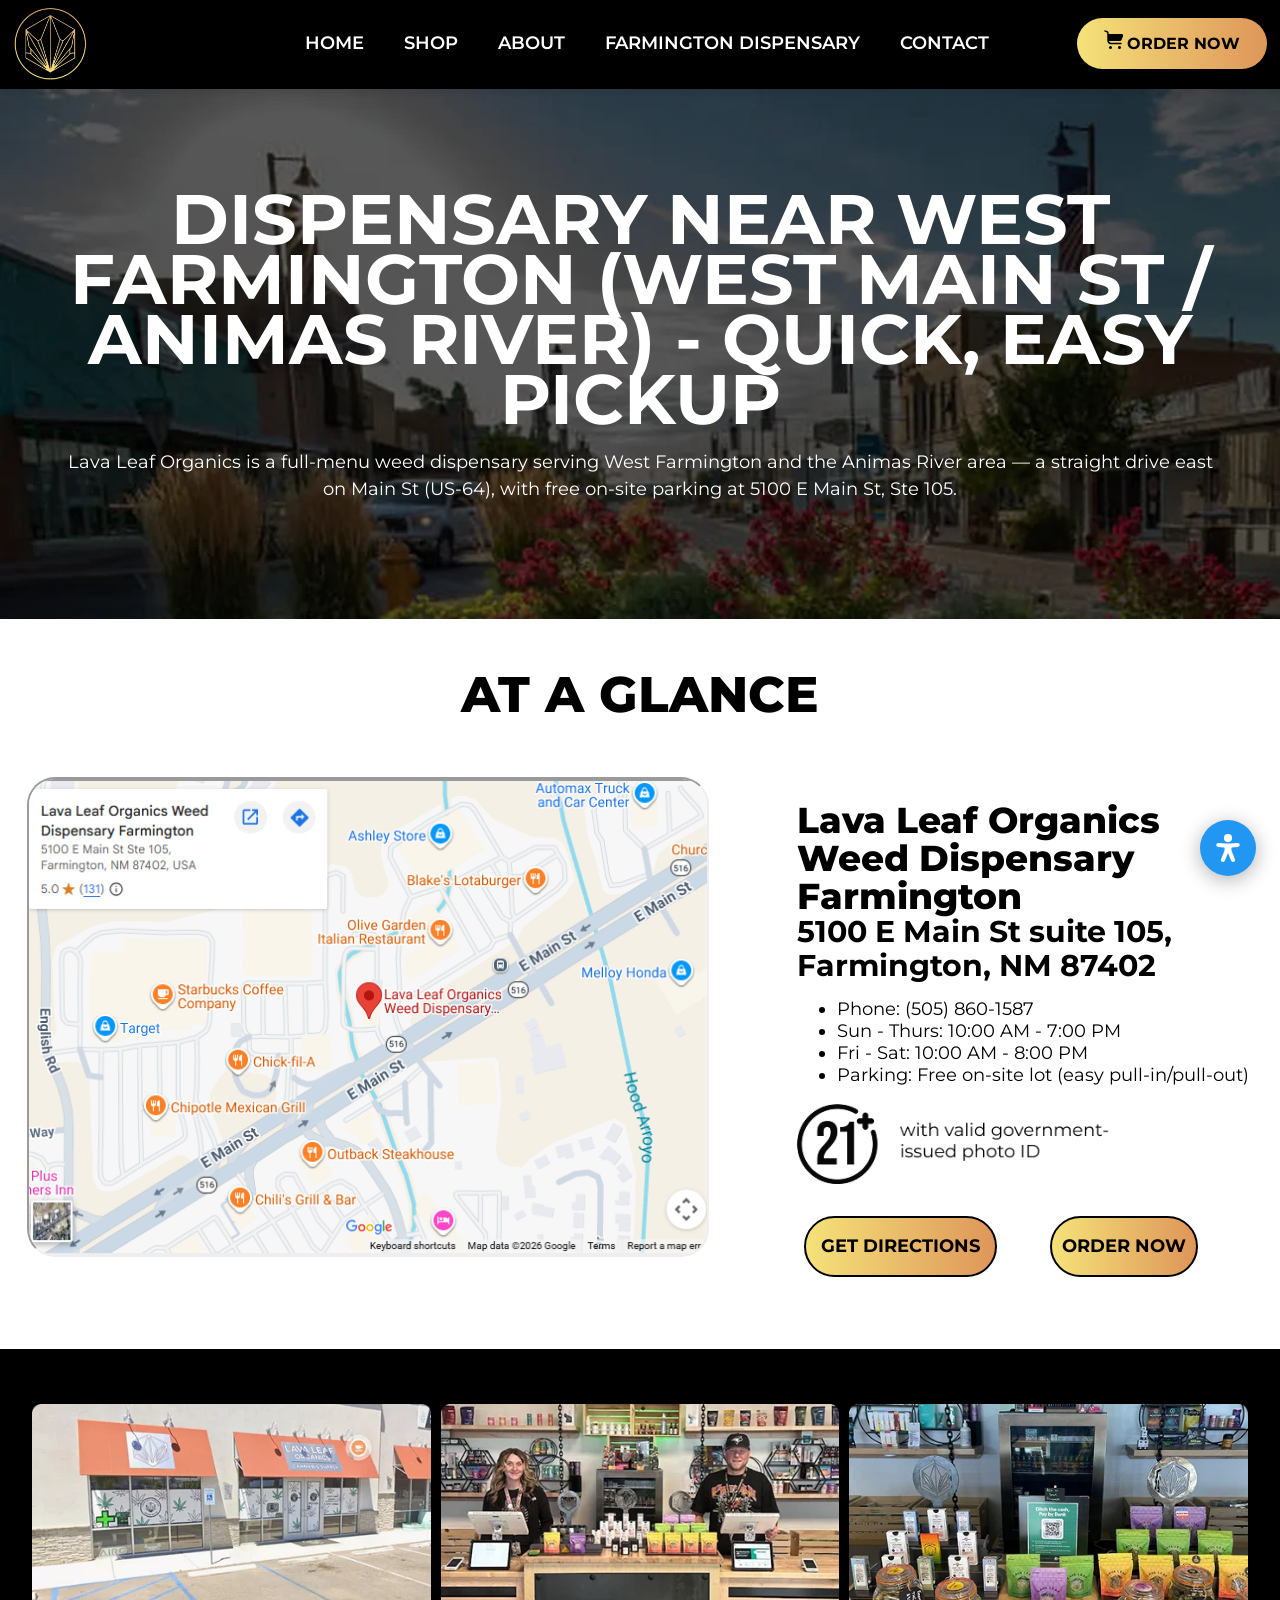
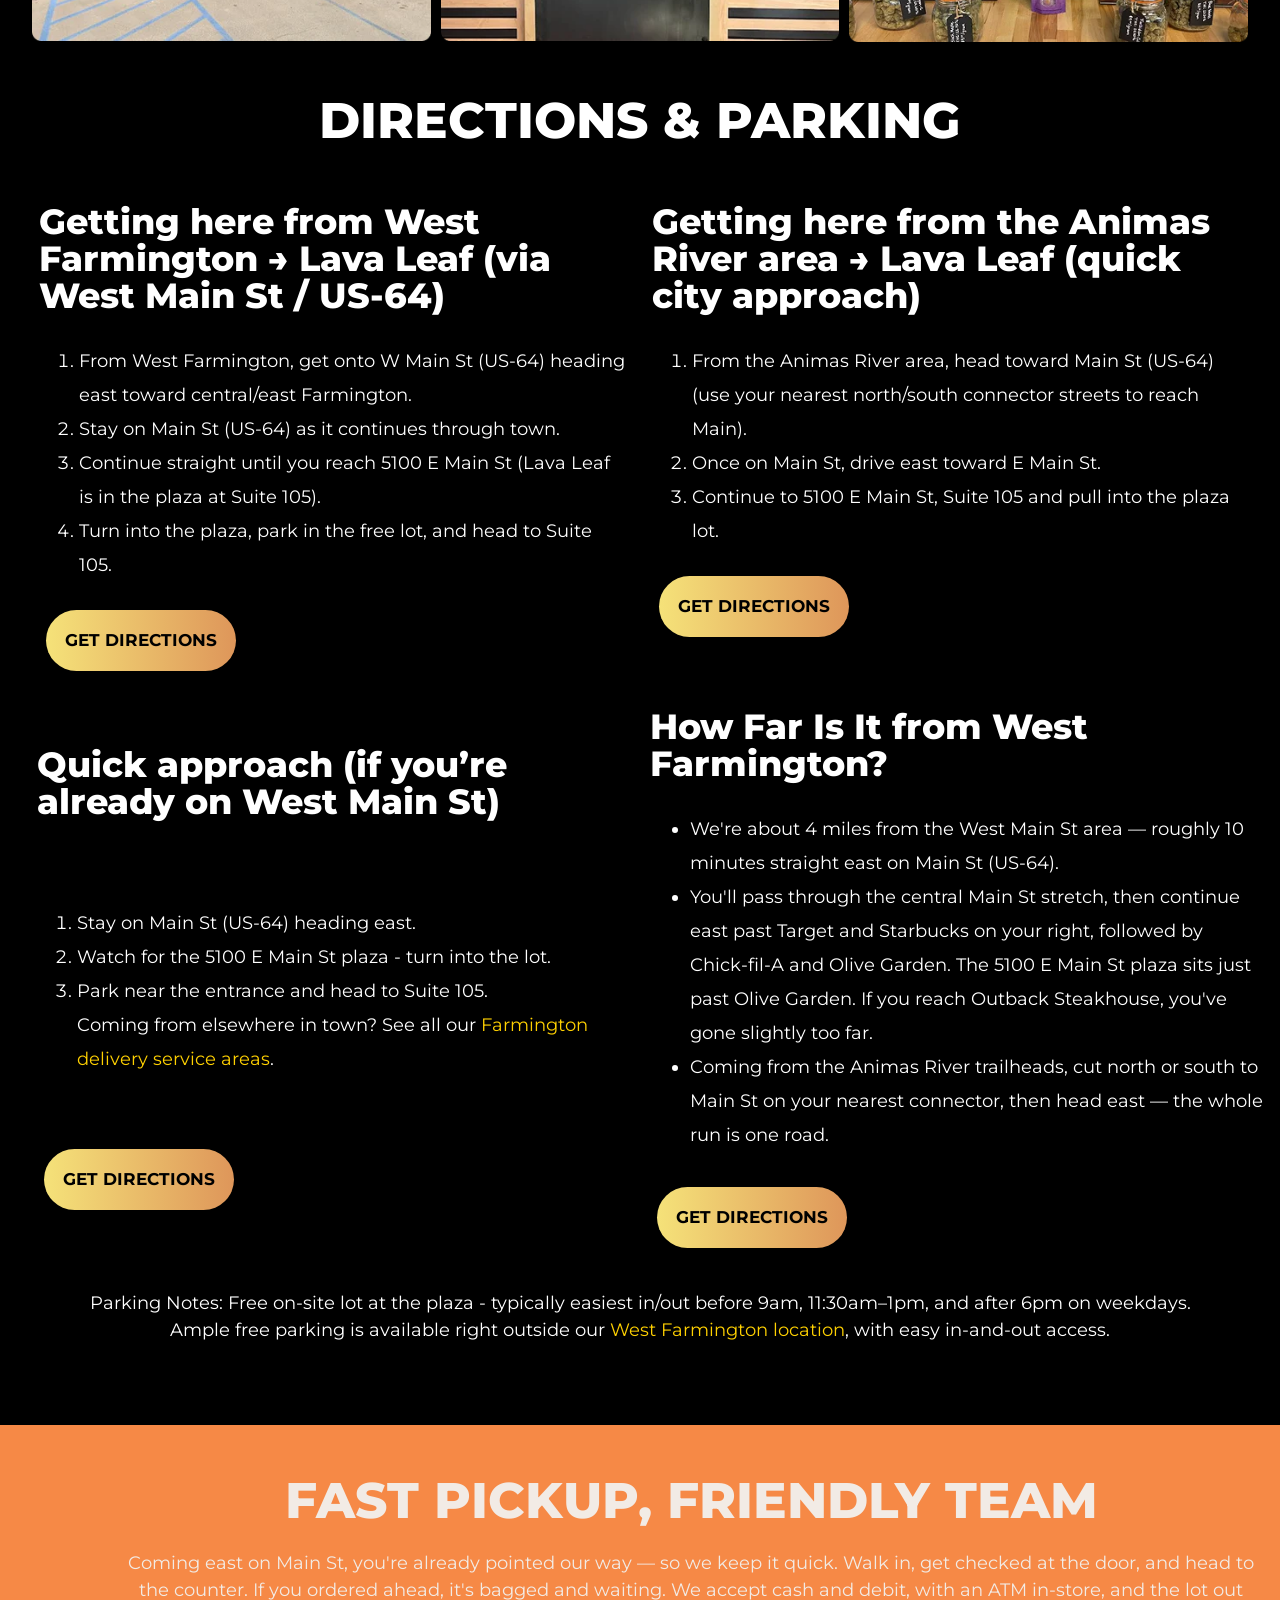
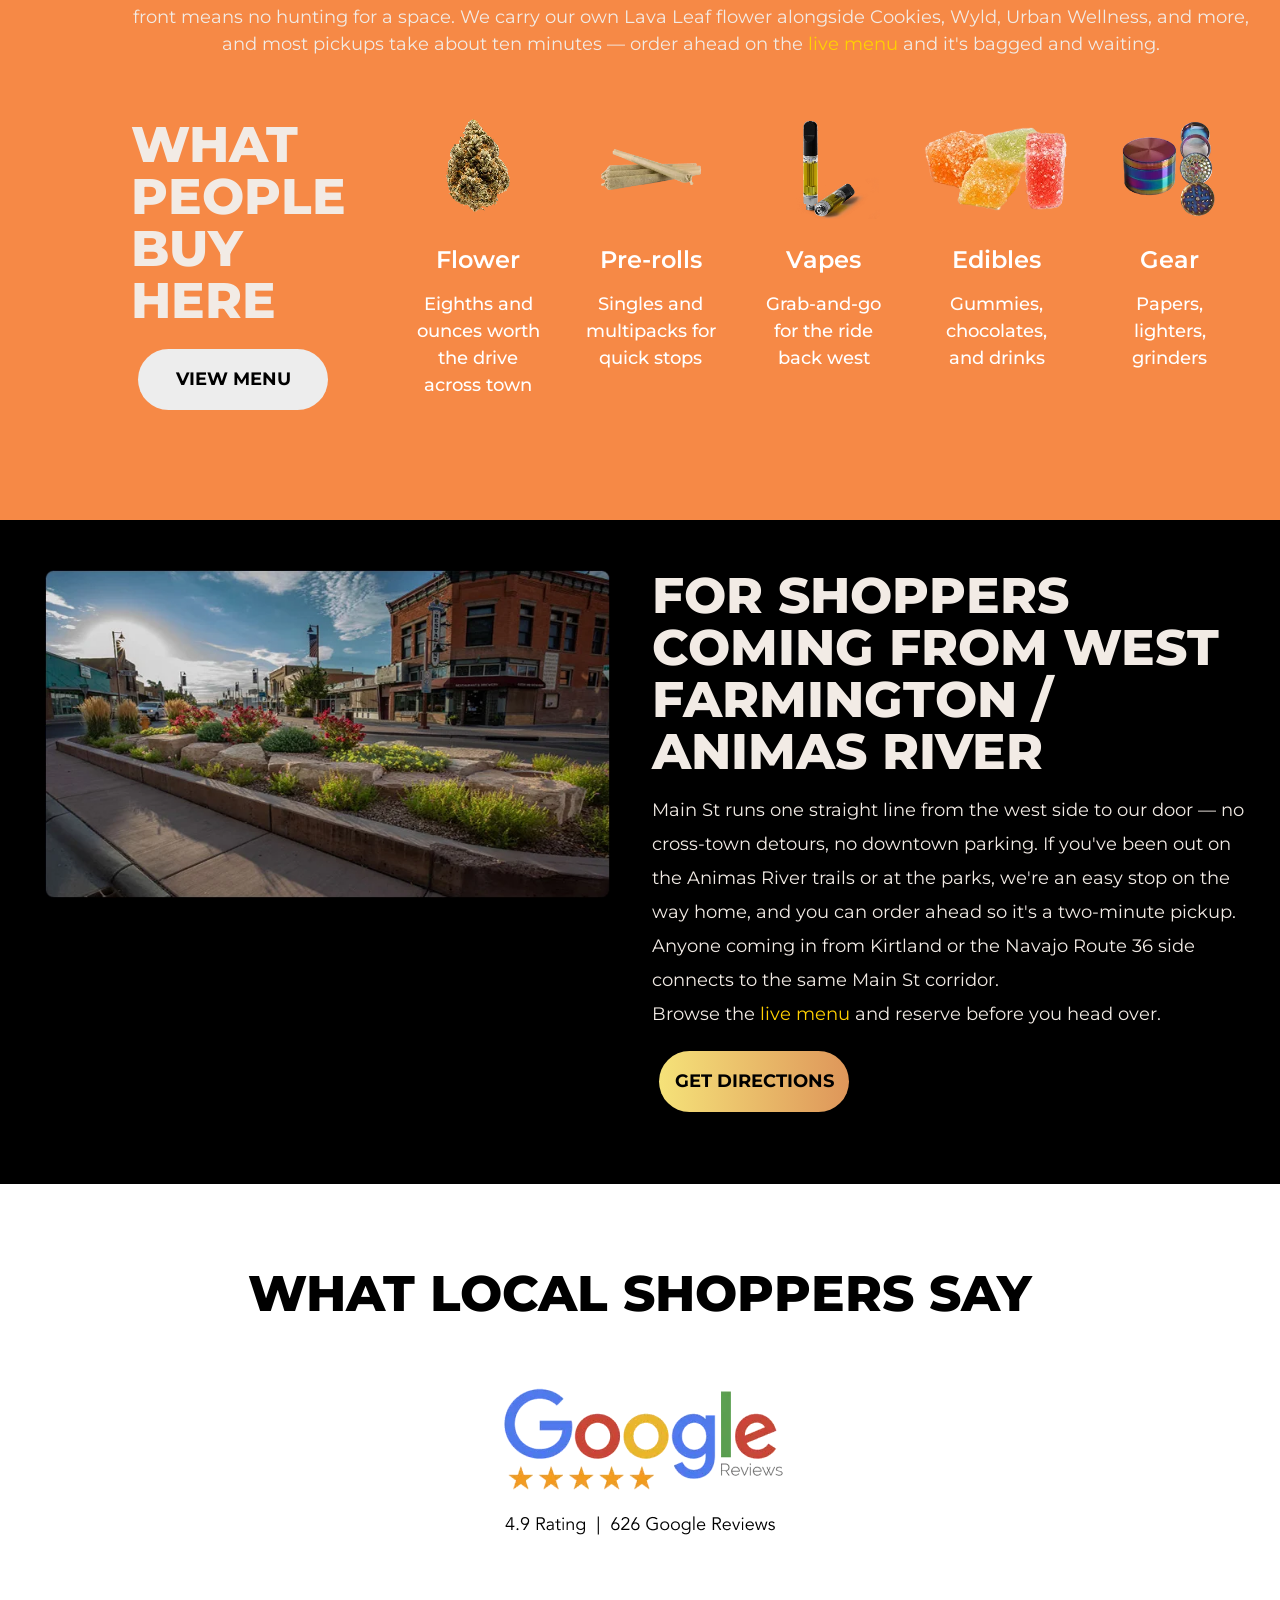
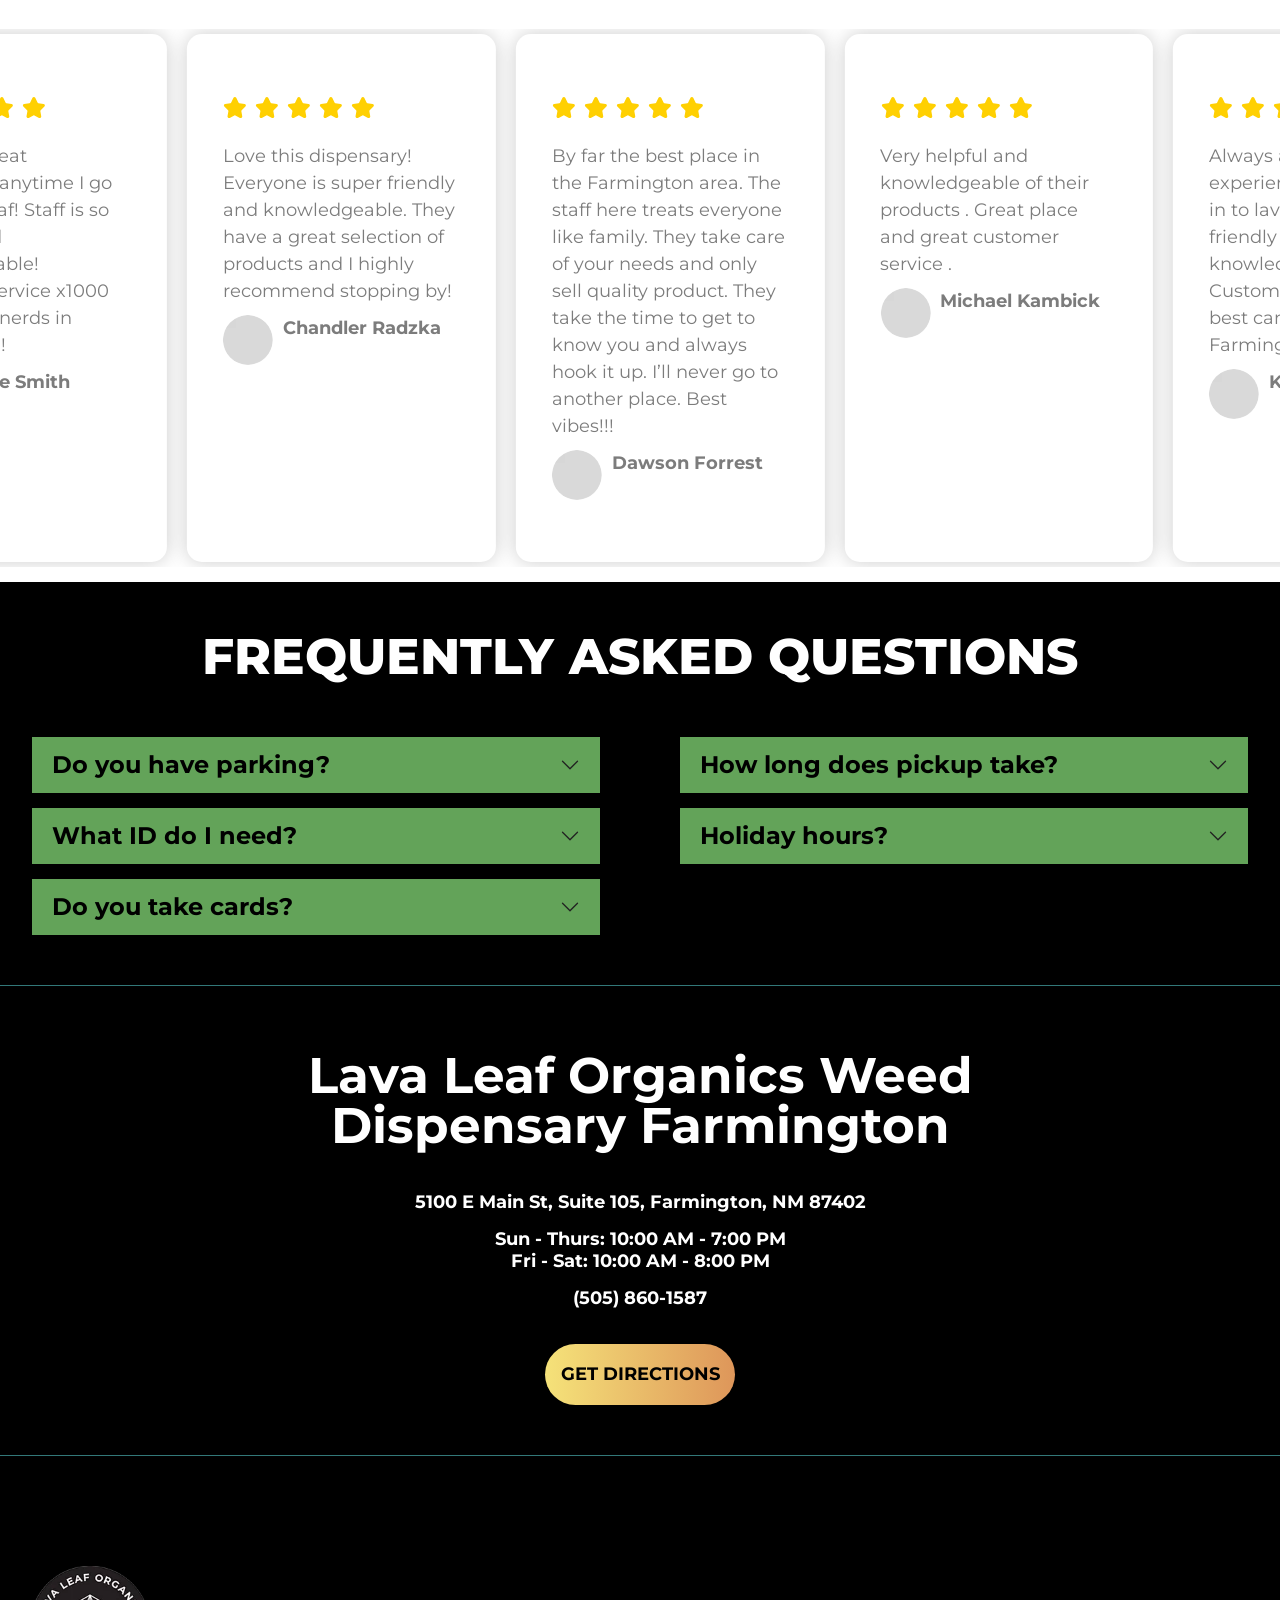
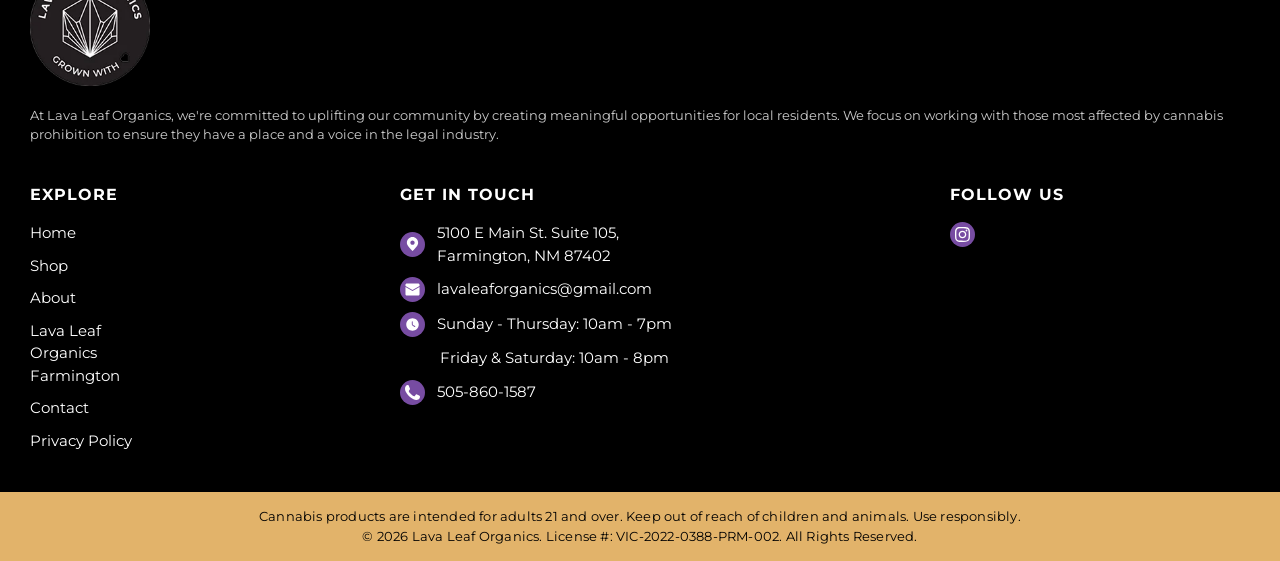
<file: west-farmington.html>
<!DOCTYPE html><html lang="en"><head>
<meta name="referrer" content="no-referrer">
<script>
/* =====================================================================
   STATIC-PREVIEW NETWORK GUARD (added at publish; not part of the source site)
   Loaded FIRST so every later caller sees the wrapped transports.
   Guards the TRANSPORT, not each caller: the client's production URLs are
   injected as inline config (Defaults.*, __SG_TRACK__) and consumed by other
   files, so a per-file guard can never cover them.
   Scope: blocks PROGRAMMATIC off-origin requests (fetch / XHR / sendBeacon).
   It does NOT block user-initiated NAVIGATION - nav links still go to the real
   site, which is intended for a preview and documented in README.md.
   ===================================================================== */
(function () {
  var ORIGIN = location.origin;
  var ALLOW = ['maps.googleapis.com','maps.gstatic.com','places.googleapis.com','fonts.googleapis.com','fonts.gstatic.com'];
  function isForeign(u) {
    try {
      var x = new URL(u, document.baseURI);
      if (x.origin === ORIGIN) return false;
      return ALLOW.indexOf(x.hostname) === -1;
    } catch (e) { return true; }
  }
  function note(u) { try { console.warn('[static-preview] blocked off-origin request:', String(u)); } catch (e) {} }
  var _fetch = window.fetch;
  if (_fetch) {
    window.fetch = function (input, init) {
      var u = (input && typeof input === 'object' && 'url' in input) ? input.url : input;
      if (isForeign(u)) { note(u); return Promise.reject(new TypeError('Static preview: off-origin request blocked')); }
      return _fetch.apply(this, arguments);
    };
  }
  var _open = XMLHttpRequest.prototype.open;
  XMLHttpRequest.prototype.open = function (method, url) {
    if (isForeign(url)) { note(url); this.__previewBlocked = true; return _open.call(this, method, 'about:blank'); }
    return _open.apply(this, arguments);
  };
  var _send = XMLHttpRequest.prototype.send;
  XMLHttpRequest.prototype.send = function () { if (this.__previewBlocked) return; return _send.apply(this, arguments); };
  if (navigator.sendBeacon) {
    var _b = navigator.sendBeacon.bind(navigator);
    navigator.sendBeacon = function (u, d) { if (isForeign(u)) { note(u); return false; } return _b(u, d); };
  }
})();
</script>
<meta charset="UTF-8"><meta content="width=device-width, initial-scale=1, maximum-scale=6, shrink-to-fit=no" name="viewport"> <title>UNOFFICIAL PREVIEW — Weed Dispensary Near West Farmington, NM | Lava Leaf</title><meta name="description" content="Unofficial static development copy of a single page, published for build review. Not the official Lava Leaf Organics site; the real site is https://lavaleaforganics.com/"> <meta property="og:title" content="UNOFFICIAL STATIC PREVIEW — not the Lava Leaf Organics website"> <meta property="og:type" content="website"> <meta property="og:url" content="https://sgencms.github.io/client-lavaleaforganics/west-farmington.html"> <meta property="og:site_name" content="SGENCMS static preview (unaffiliated development copy)"> <meta property="og:description" content="An unaffiliated, non-interactive development copy of a single page, captured for build review. This is NOT the official Lava Leaf Organics website. The real site is https://lavaleaforganics.com/"> <meta name="twitter:card" content="summary"> <meta name="twitter:title" content="UNOFFICIAL STATIC PREVIEW — not the Lava Leaf Organics website"> <meta name="twitter:description" content="An unaffiliated, non-interactive development copy of a single page, captured for build review. This is NOT the official Lava Leaf Organics website."> <meta name="robots" content="noindex, nofollow, noarchive, nosnippet"> <meta name="sgen_version" content="SGEN v1.0"> <link rel="canonical" href="https://lavaleaforganics.com/service-areas/west-farmington"><link fetchpriority="high" rel="preload" as="image" href="assets/in-pages/Lava_Leaf_Logo.webp"><link fetchpriority="high" rel="preload" as="image" href="assets/in-pages/Legacy_Dispensary_Age_Gate1.webp"> <link rel="preconnect" href="https://fonts.googleapis.com"> <link rel="preconnect" href="https://fonts.gstatic.com" crossorigin=""> <link rel="icon" type="image/x-icon" href="assets/in-pages/Lava_Leaf_Logo.webp"> <link rel="preload" as="style" href="https://fonts.googleapis.com/css2?family=Montserrat:ital,wght@0,300;0,400;0,500;0,600;0,700;0,800;0,900;1,300;1,400;1,500;1,600;1,700;1,800;1,900&amp;display=swap" onload="this.onload=null;this.rel='stylesheet'"> <noscript><link href="https://fonts.googleapis.com/css2?family=Montserrat:ital,wght@0,300;0,400;0,500;0,600;0,700;0,800;0,900;1,300;1,400;1,500;1,600;1,700;1,800;1,900&amp;display=swap" rel="stylesheet" type="text/css" /></noscript><link rel="preload" as="style" href="https://fonts.googleapis.com/css2?family=Open+Sans:ital,wght@0,300;0,400;0,500;0,600;0,700;0,800;0,900;1,300;1,400;1,500;1,600;1,700;1,800;1,900&amp;display=swap" onload="this.onload=null;this.rel='stylesheet'"> <noscript><link href="https://fonts.googleapis.com/css2?family=Open+Sans:ital,wght@0,300;0,400;0,500;0,600;0,700;0,800;0,900;1,300;1,400;1,500;1,600;1,700;1,800;1,900&amp;display=swap" rel="stylesheet" type="text/css" /></noscript>    <noscript></noscript>  <noscript></noscript>  <noscript></noscript><!-- schema.org JSON-LD removed at publish: it asserted the client's business identity from a preview host. Not rendered. --><script>var Defaults={base_url:'',admin_url:'',age_verification_expiry:'1',current_url:'',};</script><!-- schema.org JSON-LD removed at publish: it asserted the client's business identity from a preview host. Not rendered. --><script>(function(){var STAGE_PADDING=100;var SELECTOR='#sg-card-items-iioh5';function applyOnce(){var cont=document.querySelector(SELECTOR)||document.querySelector('.sg-card-items.sgen--blocks_carousel');if(!cont||!cont.swiper)return false;var sw=cont.swiper;var w=cont.getBoundingClientRect().width;var cardW=w-2*STAGE_PADDING;if(cardW<80)cardW=w*0.7;var spv=w/cardW;sw.params.breakpoints={0:{slidesPerView:spv,centeredSlides:false,spaceBetween:0,slidesOffsetBefore:STAGE_PADDING,slidesOffsetAfter:STAGE_PADDING,speed:500,autoplay:false,loop:false},576:{slidesPerView:2,centeredSlides:false,spaceBetween:0,slidesOffsetBefore:0,slidesOffsetAfter:0,speed:500,autoplay:false,loop:false},768:{slidesPerView:3,centeredSlides:false,spaceBetween:0,slidesOffsetBefore:0,slidesOffsetAfter:0,speed:500,autoplay:false,loop:false},992:{slidesPerView:6,centeredSlides:false,spaceBetween:15,slidesOffsetBefore:0,slidesOffsetAfter:0,speed:500,autoplay:false,loop:false}};sw.currentBreakpoint=false;sw.setBreakpoint();sw.slideTo(0,0);sw.setTranslate(0);sw.update();return true}var tries=0;var poll=setInterval(function(){tries++;var ok=applyOnce();if(tries>=40)clearInterval(poll)},250);window.addEventListener('load',function(){setTimeout(applyOnce,300)});var t;window.addEventListener('resize',function(){clearTimeout(t);t=setTimeout(applyOnce,150)})})();</script><!-- schema.org JSON-LD removed at publish: it asserted the client's business identity from a preview host. Not rendered. --> <!-- window.__SG_TRACK__ (SGEN analytics config POSTing to the client's /sg-collect) removed at publish. --><script>window.__SG404__={"url":"https://lavaleaforganics.com/sg-collect-404","is404":false,"path":""};</script>









<link rel="preload" as="image" href="assets/in-pages/Lava_Leaf_Logo-2.webp" fetchpriority="high">
<link rel="preload" as="image" href="assets/in-pages/Child_page_21_with_ID.webp" fetchpriority="high">
<link rel="preload" as="image" href="assets/in-pages/lava_leaf_1.webp" fetchpriority="high">

<link rel="stylesheet" href="chrome.css">

<style>/* === inline inline-0 === */
@font-face{font-family:Manrope;font-display:swap;font-weight:600;src:url(sites/sgen_lavaleaforganics_com/uploads/2025/04/Manrope_SemiBold.ttf) format("truetype")}@font-face{font-family:Manrope;font-display:swap;font-weight:700;src:url(sites/sgen_lavaleaforganics_com/uploads/2025/04/Manrope_Bold.ttf) format("truetype")}@font-face{font-family:Manrope;font-display:swap;font-weight:800;src:url(sites/sgen_lavaleaforganics_com/uploads/2025/04/Manrope_ExtraBold.ttf) format("truetype")}@font-face{font-family:Manrope;font-display:swap;font-weight:400;src:url(sites/sgen_lavaleaforganics_com/uploads/2025/04/Manrope_Regular.ttf) format("truetype")}@font-face{font-family:Manrope;font-display:swap;font-weight:200;src:url(sites/sgen_lavaleaforganics_com/uploads/2025/04/Manrope_ExtraLight.ttf) format("truetype")}

</style>
<style>/* === inline inline-1 === */
@font-face{font-family:"Avenir LT Std";font-display:swap;font-weight:500;src:url(sites/sgen_lavaleaforganics_com/uploads/2025/04/AvenirLTStd_Roman.ttf) format("truetype")}

</style>
<style>/* === inline inline-2 === */
@font-face{font-family:Ubuntu;font-display:swap;font-weight:normal;src:url(sites/sgen_lavaleaforganics_com/uploads/2026/06/ubuntu-bold.ttf) format("truetype")}

</style>
<style>/* === inline inline-3 === */
@font-face{font-family:"New Montserrat";font-display:swap;font-weight:normal;src:url(sites/sgen_lavaleaforganics_com/uploads/2026/06/montserrat-variablefont_wght.ttf) format("truetype")}

</style>
<style>/* === inline inline-4 === */
:root{--sgen-acc-btn-bg:#2196f3;--sgen-acc-btn-color:#fff}

</style>
<style>/* === inline inline-5 === */
:root{--body-font-size:18px;--body-font-family:Montserrat;--headings_1-font-size:60px;--headings_1-font-family:Montserrat;--headings_2-font-size:46px;--headings_2-font-family:Montserrat;--headings_3-font-size:36px;--headings_3-font-family:Montserrat;--headings_4-font-size:24px;--headings_4-font-family:Montserrat;--headings_5-font-size:20px;--headings_5-font-family:Montserrat;--headings_6-font-size:18px;--headings_6-font-family:Montserrat;--button-font-size:18px;--button-padding-y:10px;--button-padding-x:25px;--button-radius:25px;--color-body:#fff;--color-text:#000;--color-accent:#ffd100;--color-accent-rgb:255,209,0;--color-accent_hover:#ffd100;--color-primary:#f5e279;--color-primary-rgb:245,226,121;--color-primary_hover:#f5e279;--color-secondary:#de965a;--color-secondary-rgb:222,150,90;--color-secondary_hover:#de965a;--color-success:#57d367;--color-success-rgb:87,211,103;--color-success_hover:var(--color-success);--color-info:#2dcfe9;--color-info-rgb:45,207,233;--color-info_hover:var(--color-info);--color-warning:#e9af43;--color-warning-rgb:233,175,67;--color-warning_hover:var(--color-warning);--color-danger:#fd7379;--color-danger-rgb:253,115,121;--color-danger_hover:var(--color-danger);--color-light:#fff;--color-light-rgb:255,255,255;--color-light_hover:var(--color-light);--color-dark:#000;--color-dark-rgb:0,0,0;--color-dark_hover:var(--color-dark)}.container{max-width:1199px}section,.section{padding-top:50px;padding-right:0;padding-bottom:50px;padding-left:0}.btn{font-family:Montserrat;font-display:swap;font-size:18px;border-width:1px;padding-top:10px;padding-right:25px;padding-bottom:10px;padding-left:25px;border-top-left-radius:25px;border-top-right-radius:25px;border-bottom-right-radius:25px;border-bottom-left-radius:25px}.btn.btn-accent{color:#000;background-color:var(--color-accent);border-color:var(--color-accent)}.btn.btn-outline-accent{color:var(--color-accent);border-color:var(--color-accent)}.btn.btn-accent:hover{color:#000;background:var(--color-accent_hover);border-color:var(--color-accent_hover)}.btn.btn-outline-accent:hover{color:#000;background:var(--color-accent_hover);border-color:var(--color-accent_hover)}.btn.btn-primary{color:#fff;background-color:#7e9f11}.btn.btn-outline-primary{color:#7e9f11}.btn.btn-primary:hover{color:#fff;background:#94ba14;border-color:var(--color-primary_hover)}.btn.btn-outline-primary:hover{color:#fff;background:#94ba14;border-color:var(--color-primary_hover)}.btn.btn-secondary{color:#829d28;background-color:transparent;border-color:#7e9f11}.btn.btn-outline-secondary{color:transparent;border-color:#7e9f11}.btn.btn-secondary:hover{color:#6a8409;background:#f8fff0;border-color:#94ba14}.btn.btn-outline-secondary:hover{color:#6a8409;background:#f8fff0;border-color:#94ba14}.btn.btn-success{color:#000;background-color:var(--color-success);border-color:var(--color-success)}.btn.btn-outline-success{color:var(--color-success);border-color:var(--color-success)}.btn.btn-success:hover{color:#000;background:var(--color-success_hover);border-color:var(--color-success_hover)}.btn.btn-outline-success:hover{color:#000;background:var(--color-success_hover);border-color:var(--color-success_hover)}.btn.btn-info{color:#000;background-color:var(--color-info);border-color:var(--color-info)}.btn.btn-outline-info{color:var(--color-info);border-color:var(--color-info)}.btn.btn-info:hover{color:#000;background:var(--color-info_hover);border-color:var(--color-info_hover)}.btn.btn-outline-info:hover{color:#000;background:var(--color-info_hover);border-color:var(--color-info_hover)}.btn.btn-warning{color:#000;background-color:var(--color-warning);border-color:var(--color-warning)}.btn.btn-outline-warning{color:var(--color-warning);border-color:var(--color-warning)}.btn.btn-warning:hover{color:#000;background:var(--color-warning_hover);border-color:var(--color-warning_hover)}.btn.btn-outline-warning:hover{color:#000;background:var(--color-warning_hover);border-color:var(--color-warning_hover)}.btn.btn-danger{color:#000;background-color:var(--color-danger);border-color:var(--color-danger)}.btn.btn-outline-danger{color:var(--color-danger);border-color:var(--color-danger)}.btn.btn-danger:hover{color:#000;background:var(--color-danger_hover);border-color:var(--color-danger_hover)}.btn.btn-outline-danger:hover{color:#000;background:var(--color-danger_hover);border-color:var(--color-danger_hover)}.btn.btn-light{color:#000;background-color:var(--color-light);border-color:var(--color-light)}.btn.btn-outline-light{color:var(--color-light);border-color:var(--color-light)}.btn.btn-light:hover{color:#000;background:var(--color-light_hover);border-color:var(--color-light_hover)}.btn.btn-outline-light:hover{color:#000;background:var(--color-light_hover);border-color:var(--color-light_hover)}.btn.btn-dark{color:#FFF;background-color:var(--color-dark);border-color:var(--color-dark)}.btn.btn-outline-dark{color:var(--color-dark);border-color:var(--color-dark)}.btn.btn-dark:hover{color:#FFF;background:var(--color-dark_hover);border-color:var(--color-dark_hover)}.btn.btn-outline-dark:hover{color:#FFF;background:var(--color-dark_hover);border-color:var(--color-dark_hover)}header#masterhead{font-family:Montserrat;font-display:swap;background-color:#000;color:#fff}footer#masterfoot{font-family:Montserrat;font-display:swap;background-color:#000;color:#fff}.section.section-footer-top{background-color:#f5f5f5;color:#121212}.copyright{font-family:"Open Sans";font-display:swap;background-color:#000;color:#fff}.sticky-mobile-ctas{background-color:#fff}

</style>
<style>/* === inline inline-6 === */
.sg-section.sg-section-page-banner{background-color:#327879;color:#fff;background-image:url(assets/in-pages/Child_page_desktop_hero.webp)}@media only screen and (max-width:575px){.sg-section.sg-section-page-banner{background-image:url(assets/in-pages/Child_page_mobile_hero.webp)}}

</style>
<style>/* === inline inline-7 === */
.sg-navbar.sg-navbar-expand-md{text-transform:uppercase!important;font-weight:600!important}

</style>
<style>/* === inline inline-8 === */
#comp_mpw47mnd00ypt,#comp_mpw76mv1g5sp2{padding:1px!important}.sg-navbar-brand{display:flex}

</style>
<style>/* === inline inline-9 === */
.accordion{font-family:Montserrat,sans-serif!important}.sg-accordion-button span{font-family:Montserrat,sans-serif!important}#iq9r4 ul.sgb-iconlists-items .icon{color:black!important}@media (max-width:575px){#i0teb4 .sg-accordion{padding-left:20px;padding-right:20px}#ilmpp .gallery-container{padding-left:20px;padding-right:20px}#ib14r6,#ihzer,#il9j8,#i8bo7,#i1gac,#i6c1kq,#i8ambk,#i5pm0f,#igg07g,#i64str,#ibdos,#igymy,#ip0ua,#iuvrj,#i63xc{font-size:32px!important}#ihq65,#il0ci,#ilva2p{gap:0!important}#masterhead>div>div{margin:0!important;padding-left:20px;padding-right:20px}#igg07g{margin-bottom:20px!important}#gallery-items-ib6qtx .swiper-slide{width:calc((100% - 15px) / 2)!important;height:auto!important;margin-right:15px!important}#gallery-items-ib6qtx .swiper-slide:last-child{margin-right:0!important}#gallery-items-ib6qtx .gallery-item-image .thumb,#gallery-items-ib6qtx .gallery-item-image>a{width:100%!important;display:block!important}#gallery-items-ib6qtx .gallery-item-image img{width:100%!important;height:auto!important;aspect-ratio:3 / 4!important;object-fit:cover!important;display:block!important}}@media (max-width:767px){#swiper-wrapper-02fdf7bdcdce637a{transform:none!important;display:flex!important;flex-wrap:nowrap!important;gap:8px}#swiper-wrapper-02fdf7bdcdce637a .swiper-slide{width:calc((100% - 8px) / 2)!important;flex:0 0 calc((100% - 8px) / 2)!important;margin:0!important}#swiper-wrapper-02fdf7bdcdce637a .gallery-item-image,#swiper-wrapper-02fdf7bdcdce637a .gallery-item-image>a,#swiper-wrapper-02fdf7bdcdce637a .gallery-item-image .thumb{width:100%!important;display:block!important}#swiper-wrapper-02fdf7bdcdce637a .gallery-item-image img{width:100%!important;height:auto!important;aspect-ratio:3 / 4!important;object-fit:cover!important;display:block!important}}.sticky-mobile-ctas{position:fixed!important;left:0!important;right:0!important;top:auto!important;bottom:0!important;bottom:env(safe-area-inset-bottom,0px)!important;transition:transform .25s ease,opacity .25s ease!important;will-change:transform;transform:translateZ(0);backface-visibility:hidden}@media (max-width:767px){html,body{overflow-x:hidden!important;max-width:100%!important}.hc-testimonial-track{max-width:100%}#hc-testimonial-track{overflow:hidden}}

</style>
<style>/* === inline inline-10 === */
.legacy-dispensary-products-ilned{display:grid;grid-template-columns:52% 47%;gap:15px;width:90%;max-width:1638px;margin-left:auto;margin-right:auto;justify-content:center}.product-card-ilned{position:relative;border-radius:12px;overflow:hidden;color:white;padding:25px;display:flex;flex-direction:column;justify-content:space-between}.product-card-ilned::before{content:'';position:absolute;top:0;left:0;width:100%;height:100%;background:linear-gradient(90deg,#F5E279 0,#DE965A 100%);background-size:cover;background-position:center;z-index:-2}.flower-card-ilned{grid-column:1;grid-row:1;height:528px;width:100%;}.product-cards-right-ilned{grid-column:2;display:flex;flex-direction:column;gap:15px;height:528px;width:100%}.preroll-card-ilned{height:252px}.small-cards-container-ilned{display:grid;grid-template-columns:1fr 1fr;gap:15px;flex-grow:1}.small-card-ilned{height:261px}.content-ilned{position:relative;z-index:1;display:flex;flex-direction:column;justify-content:center;height:100%;align-items:center;width:60%}.text-ilned{font-family:Montserrat,sans-serif;font-weight:900;font-size:clamp(22px,1.8vw,40px);text-transform:uppercase;margin:0;position:relative;padding-bottom:10px;color:#000}.description-ilned{font-family:Montserrat,sans-serif;font-weight:400;font-size:min(max(0.8rem,1vw),1rem);color:#000;margin:0;padding-bottom:10px;position:relative;text-align:center;width:1400px!important}.order-btn-ilned{background-color:#000;color:white;border:0;padding:min(max(0.7rem,3vw),1rem);border-radius:36px;font-size:min(max(1rem,3vw),1rem);font-weight:700;font-family:Montserrat,sans-serif;text-align:center;text-transform:uppercase;cursor:pointer;width:min(max(11rem,50%),9rem)}.product-img-ilned{position:absolute;right:0;bottom:0;z-index:0;object-fit:contain;max-width:100%;transition:all 5s}.product-card-ilned:hover .product-img-ilned{transform:scale(1.2)}@media screen and (max-width:1680px){.legacy-dispensary-products-ilned{width:95%}.flower-card-ilned,.product-cards-right-ilned{height:500px}.preroll-card-ilned{height:240px}.small-card-ilned{height:245px}}@media screen and (max-width:1440px){.legacy-dispensary-products-ilned{width:95%}.flower-card-ilned,.product-cards-right-ilned{height:460px}.preroll-card-ilned{height:220px}.small-card-ilned{height:225px}}@media screen and (max-width:1200px){.legacy-dispensary-products-ilned{width:98%}.flower-card-ilned,.product-cards-right-ilned{height:420px}.preroll-card-ilned{height:200px}.small-card-ilned{height:205px}}@media screen and (max-width:768px){.legacy-dispensary-products-ilned{grid-template-columns:1fr}.flower-card-ilned{grid-column:1;grid-row:auto;height:400px}.product-cards-right-ilned{grid-column:1}.small-cards-container-ilned{grid-template-columns:1fr}.small-card-ilned{height:200px}.text-ilned{font-size:clamp(20px,4vw,28px)}.product-img-ilned{max-width:40%!important}}@media screen and (max-width:480px){.flower-card-ilned{height:300px}.preroll-card-ilned,.small-card-ilned{height:180px}.text-ilned{font-size:20px}.order-btn-ilned{padding:8px 20px;font-size:14px}}

</style>
<style>/* === inline inline-11 === */
#im21k{background:linear-gradient(90deg,#F5E279 0,#EBB66A 50%,#DE965A 100%);-webkit-background-clip:text;background-clip:text;color:transparent!important;text-transform:uppercase;display:inline-block}

</style>
<style>/* === inline inline-12 === */
:root{--header-color:#000;--sg-color-text-primary:#fff;--accent-color:#F5E279;--hover-color:#F5E279;--logo-size:82px;--nav-font-size:18px;--button-padding:.75rem 1.5rem}header#masterhead{background-color:#000}header#masterhead .primary-navbar .navbar{padding-left:1.25rem!important}@media only screen and (max-width:1200px){header#masterhead{height:128px}.primary-navbar .navbar{min-height:128px}}#masterhead>div>div{max-width:none}header#masterhead .primary-navbar.primary-navbar--theme_header_kolas .navbar-wrapper>*{padding:0;flex:none;text-transform:uppercase}#mobile-nav>.inner{background-color:var(--sg-color-dark);width:100%}#mobile-nav>.inner .site-img-logo>img{width:207px;height:207px}#mobile-nav.slideNav.open>.inner{background-color:rgba(13,13,13,1);background-size:cover;background-position:bottom center!important;background:url(assets/in-pages/Age_Gate_Background___1920.webp)}#mobile-nav>.inner>.navi>ul.nav li a:hover{background-color:var(--sg-color-primary);color:var(--sg-color-body)!important}.navbar-wrapper{display:flex;align-items:center;justify-content:space-between;flex-wrap:nowrap;width:100%}.navbar-brand{margin-right:auto}.item-navigations{flex-grow:1;display:flex;justify-content:center;align-items:center}.item-ctas{display:flex;justify-content:flex-end;align-items:center}#masterhead>div>div>nav>div>div.item.item-ctas>ul>li{padding-right:15px}.nav-link{font-family:Montserrat,sans-serif;font-weight:600;font-size:var(--nav-font-size);line-height:102%;letter-spacing:0;text-align:center;vertical-align:middle;color:white!important}.nav-link:hover{color:var(--hover-color)!important}.navbar-brand img,.site-img-logo img{width:var(--logo-size);height:var(--logo-size);object-fit:contain}.site-landing-wrapper>div>div>div.brand.mb-4>a>div>img{width:100%;height:100%}.mobile-toggler-burger{display:none;position:absolute;right:25px;top:35px;width:50px;height:50px;z-index:1000;background-color:transparent}.mobile-toggler-burger>span{height:7px;border-radius:30px}.navbar-toggler{margin-left:auto;margin-right:20px}#masterhead>div>div>nav>a.mobile-toggler-burger>span.top-bun{width:25px!important;margin-left:0}#masterhead>div>div>nav>a.mobile-toggler-burger>span.meat{width:50px;height:7px;margin:7px 0;border-radius:10px}#masterhead>div>div>nav>a.mobile-toggler-burger>span.bottom-bun{width:25px!important;margin-right:0}#mobile-nav .close{right:20px!important;top:20px;left:unset!important}.mobile-toggler-burger.close>span.meat{margin-top:-11px}#mobile-nav>.inner>.navi>ul.nav li>a,#mobile-nav>.inner>.navi>ul.nav li>.nav-link{border-bottom:none!important}#masterhead>div>div>nav>div>div.item.item-ctas>ul>li>a,#mobile-nav>div>div.ctas.mt-4>ul>li>a{font-size:18px}a.btn.btn-primary{background:linear-gradient(90deg,#F5E279 0,#DE965A 100%);color:#000;border:0;padding:min(max(0.7rem,3vw),1rem);border-radius:36px;font-size:min(max(1rem,3vw),1rem);font-weight:700;font-family:Montserrat,sans-serif;text-align:center;text-transform:uppercase;cursor:pointer;width:min(max(11rem,50%),9rem)}a.btn.btn-light.btn--no{background:linear-gradient(90.03deg,#FFF .03%,#DE965A 146.43%);border:3px solid transparent;color:#000;padding:14.5px 27px!important;text-transform:uppercase;border-radius:36px!important;font-weight:700}a.btn.btn-primary.btn--yes{background:linear-gradient(90deg,#F5E279 0,#DE965A 100%);color:#000;border:0;padding:14.5px 27px!important;border-radius:36px}.sg_age-verification>.inner .actions>.btn{font-size:18px;min-width:179px!important;min-height:63px!important;line-height:0;margin:0 25px 20px 25px}.view-menu-button,.get-direction-button{display:flex;align-items:center;justify-content:center;text-decoration:none;font-weight:700;text-align:center;transition:all .3s;gap:10px;font-family:Montserrat,sans-serif;cursor:pointer;width:auto;height:auto;border-radius:100px;font-size:22px}.view-menu-button{padding:20px 30px;background:linear-gradient(90deg,#F5E279 0,#DE965A 100%);color:#000;border:0}.get-direction-button{padding:20px 25px;background-color:transparent;color:#000;border:4px solid #000}.view-menu-button:hover,.get-direction-button:hover{transform:translateY(-5px);box-shadow:0 10px 20px rgba(0,0,0,.1)}.view-menu-button:hover{background-color:#333}.get-direction-button:hover{background-color:#f5f5f5}@media (max-width:575px){footer#masterfoot{padding-bottom:1px!important}.sg_age-verification>.inner .actions>.btn{margin:0 28px 20px 28px}.sg_age-verification>.inner h1{line-height:1.5!important}}.sg_age-verification{background:url(assets/in-pages/Age_Gate_Background___1920.webp);background-color:rgba(13,13,13,1);background-size:cover}.sg_age-verification:before{background-color:unset}.sg_age-verification>.inner{max-width:none}.sg_age-verification>.inner .actions>.btn{border-width:0!important}.sg_age-verification>.inner .actions>.btn>.btn--no{font-size:18px;border-width:0!important;margin:5px 20px;text-transform:uppercase}.site-landing-wrapper>div>div>div.brand.mb-4>a>div>img{width:60%;height:100%}#sgp_1.fancybox-content{padding:0}@media only screen and (max-width:575px){.sg_age-verification .site-img-logo img{max-height:none;width:70%}.sg_age-verification{background:url(assets/in-pages/Age_Gate_Background___1920.webp);background-position:40% 55%}}@media only screen and (max-width:1200px){:root{--nav-font-size:15px}}@media only screen and (max-width:768px){:root{--nav-font-size:14px}}@media only screen and (max-width:480px){:root{--nav-font-size:13px}}#masterhead>div>div>nav>div>div.item.item-ctas>ul>li>a{width:190px}@media only screen and (min-width:1921px){:root{--logo-size:82px;--nav-font-size:18px;--button-padding:.75rem 1.5rem}.navbar-wrapper{max-width:1800px;margin:0 auto}.navbar-nav .nav-item,.sg-site-navigation .nav-item{margin:0}}@media only screen and (min-width:1681px) and (max-width:1920px){:root{--logo-size:82px;--nav-font-size:18px;--button-padding:.75rem 1.5rem}.navbar-wrapper{max-width:1600px;margin:0 auto}.navbar-nav .nav-item,.sg-site-navigation .nav-item{margin:0}}@media only screen and (min-width:1441px) and (max-width:1680px){:root{--logo-size:80px;--nav-font-size:17px;--button-padding:.7rem 1.4rem}.navbar-wrapper{max-width:1400px;margin:0 auto}.navbar-nav .nav-item,.sg-site-navigation .nav-item{margin:0 8px}}@media only screen and (min-width:1201px) and (max-width:1440px){:root{--logo-size:75px;--nav-font-size:16px;--button-padding:.65rem 1.3rem}.navbar-wrapper{max-width:1180px;margin:0 auto}.navbar-nav .nav-item,.sg-site-navigation .nav-item{margin:0 5px}#masterhead>div>div>nav>div>div.item.item-ctas>ul>li>a{font-size:15px}}@media only screen and (min-width:574px) and (max-width:1200px){:root{--logo-size:70px;--nav-font-size:14px;--button-padding:.6rem 1.2rem}.navbar-nav .nav-item,.sg-site-navigation .nav-item{margin:0;padding:0!important}.item-navigations{padding:0 5px}#masterhead>div>div>nav>div>div.item.item-ctas>ul>li>a{font-size:14px}#io2pg{margin:0!important}#mobile-nav>.inner>.navi{margin-right:50px;margin-left:50px}#mobile-nav>.inner>.navi>ul.nav li a,#mobile-nav>.inner>.navi>ul.nav li .nav-link{padding:1em;text-align:center}.sg-site-navigation.navbar-nav>.nav-item{padding:0}.navi>ul:nth-child(1)>li:nth-child(7)>a:nth-child(1){border-bottom:unset!important}#mobile-nav .navbar-ctas .nav-cta-item>a{width:40%}.nav{text-align:center}@media only screen and (max-width:980px){.nav-link{font-family:Montserrat,sans-serif;font-weight:700;font-size:clamp(22px,3vw,25px);line-height:102%;letter-spacing:0;text-align:center;vertical-align:middle;text-transform:uppercase}.mobile-toggler-burger>span{margin:4px auto}#mobile-nav>.inner>.navi>ul.nav li a,#mobile-nav>.inner>.navi>ul.nav li .nav-link{padding:1em;text-align:center}.navbar-wrapper,.navbar-expand-md .navbar-collapse{display:none!important}.mobile-toggler-burger,.mobile-navbar-brand,.navbar-expand-md .navbar-toggler{display:block!important}a.mobile-toggler-burger{opacity:1!important;visibility:visible!important}.primary-navbar .navbar{padding:0!important}}}@media only screen and (max-width:574px){#mobile-nav>.inner>.navi>ul.nav li a,#mobile-nav>.inner>.navi>ul.nav li .nav-link{border-bottom:none}#mobile-toggler-burger>span{margin:4px auto}#mobile-nav>.inner>.navi{margin-right:50px;margin-left:50px}#mobile-nav>.inner>.navi>ul.nav li a,#mobile-nav>.inner>.navi>ul.nav li .nav-link{padding:1em;text-align:center}.sg-site-navigation.navbar-nav>.nav-item{padding:0}.nav-link{font-family:Montserrat,sans-serif;font-weight:700;font-size:clamp(22px,3vw,25px);line-height:102%;letter-spacing:0;text-align:center;vertical-align:middle;text-transform:uppercase}.navi>ul:nth-child(1)>li:nth-child(7)>a:nth-child(1){border-bottom:unset!important}#mobile-nav .navbar-ctas .nav-cta-item>a{width:35%}.nav{text-align:center}}@media only screen and (min-width:431px) and (max-width:574px){:root{--logo-size:65px;--nav-font-size:16px;--button-padding:.6rem 1.2rem}.mobile-toggler-burger>span{margin:4px auto}header#masterhead .primary-navbar .navbar .navbar-brand{max-width:80px;width:100%!important}header#masterhead .navbar-brand img{width:100%;height:100%}.mobile-navigation .nav-link{padding:12px 15px;text-align:left}#mobile-nav>div>div.ctas.mt-4>ul>li>a{font-size:15px}#masterhead:before{height:80px}.mobile-toggler-burger,.mobile-navbar-brand,.navbar-expand-md .navbar-toggler{display:block!important}.navbar-wrapper,.navbar-expand-md .navbar-collapse{display:none!important}a.mobile-toggler-burger{opacity:1!important;visibility:visible!important}.primary-navbar .navbar{padding:0!important}}@media only screen and (min-width:381px) and (max-width:431px){:root{--logo-size:60px;--nav-font-size:15px;--button-padding:.55rem 1.1rem}.site-img-logo{padding-top:3px}header#masterhead{height:75px}.mobile-navigation .nav-link{padding:10px 15px;text-align:left}#mobile-nav>div>div.ctas.mt-4>ul>li>a{font-size:14px}#masterhead:before{height:70px}.navbar-wrapper{display:none!important}.mobile-navbar-brand{display:block!important;margin-left:20px;height:73px}.mobile-toggler-burger{display:block!important;position:absolute;right:15px;top:14px;z-index:1000;opacity:1!important;visibility:visible!important;width:40px;height:40px}.navbar-expand-md .navbar-toggler{display:block!important}.navbar-expand-md .navbar-collapse{display:none!important}.primary-navbar .navbar{padding:0!important;min-height:43px}.mobile-toggler-burger>span{height:6px;border-radius:25px}#masterhead>div>div>nav>a.mobile-toggler-burger>span.top-bun{width:20px!important}#masterhead>div>div>nav>a.mobile-toggler-burger>span.meat{width:40px;height:6px;margin:6px 0}#masterhead>div>div>nav>a.mobile-toggler-burger>span.bottom-bun{width:20px!important}.mobile-toggler-burger.close>span.meat{margin-top:-9px}#mobile-nav .navbar-ctas .nav-cta-item>a{width:45%}}@media only screen and (max-width:380px){:root{--logo-size:55px;--nav-font-size:14px;--button-padding:.5rem 1rem}header#masterhead{height:75px}header#masterhead .primary-navbar .navbar{padding:0}.site-img-logo{padding-top:5px}.mobile-navigation .nav-link{padding:10px 15px;text-align:left}#mobile-nav>div>div.ctas.mt-4>ul>li>a{font-size:14px}#masterhead:before{height:60px}.mobile-toggler-burger{display:block!important;opacity:1!important;visibility:visible!important;right:20px!important;top:10px}.mobile-toggler-burger>span{margin:3px auto}.navbar{align-items:flex-start}.navbar-wrapper{display:none!important}.mobile-navbar-brand{display:block!important;margin-left:20px;align-items:center;height:74px}.navbar-expand-md .navbar-toggler{display:block!important}.navbar-expand-md .navbar-collapse{display:none!important}.mobile-toggler-burger{right:12px!important;top:18px;width:35px;height:35px}.mobile-toggler-burger>span{height:5px;border-radius:20px}#masterhead>div>div>nav>a.mobile-toggler-burger>span.top-bun{width:18px!important}#masterhead>div>div>nav>a.mobile-toggler-burger>span.meat{width:35px;height:5px;margin:5px 0}#masterhead>div>div>nav>a.mobile-toggler-burger>span.bottom-bun{width:18px!important}.mobile-toggler-burger.close>span.meat{margin-top:-8px}#mobile-nav .navbar-ctas .nav-cta-item>a{width:45%}}.show-on-1920{display:none!important}@media (min-width:1780px) and (max-width:1921px){.show-on-1920{display:block!important}}.show-on-574{display:none!important}@media (min-width:554px) and (max-width:575px){.show-on-574{display:block!important}}body.has-sticky-cta-footer{margin-bottom:0}.sticky-mobile-ctas>a.btn{box-shadow:unset}.sticky-mobile-ctas{background-color:#fff0;padding:0 74px}.sticky-mobile-ctas>a.btn-has-icon:nth-child(1){width:203px;height:64px}.sticky-mobile-ctas>a.btn-has-icon:nth-child(1)>span:nth-child(1){display:inline-flex;align-items:center;justify-content:center;width:30px;height:30px}.sticky-mobile-ctas>a.btn-has-icon:nth-child(1)>span:nth-child(1)>.fa-shopping-cart{color:#000;font-size:15px}.sticky-mobile-ctas>a.btn:nth-child(2){width:202px!important;height:64px!important;background-color:white;color:#000;font-size:18px}.sticky-mobile-ctas>a.btn-has-icon:nth-child(2)>span:nth-child(1){display:inline-flex;align-items:center;justify-content:center;width:30px;height:30px;border-radius:50%}.sticky-mobile-ctas>a.btn-has-icon:nth-child(2)>span:nth-child(1)>.fa-phone{color:#000;font-size:15px}@media (max-width:555px){.sticky-mobile-ctas{padding:0 40px}}@media (max-width:480px){.sticky-mobile-ctas{padding:0 35px}.sticky-mobile-ctas>a.btn-has-icon:nth-child(1),.sticky-mobile-ctas>a.btn-has-icon:nth-child(2){font-size:14px}}@media (max-width:450px){.sticky-mobile-ctas{padding:0 20px}}@media (max-width:431px){.sticky-mobile-ctas{padding:0 10px}}@media (max-width:356px){.sticky-mobile-ctas>a.btn-has-icon:nth-child(1),.sticky-mobile-ctas>a.btn-has-icon:nth-child(2){font-size:11px}}.owl-theme.owl-carousel .owl-dots .owl-dot span{border:1px solid #9484A2!important;background:transparent}.owl-theme.owl-carousel .owl-dots .owl-dot.active span{background-color:#9484A2!important}.skip-link{position:absolute;left:-999px;top:auto;width:1px;height:1px;overflow:hidden;z-index:100;background:#fff;color:#000;padding:8px;text-decoration:none}.skip-link:focus{left:8px;top:8px;width:auto;height:auto;font-size:1rem;outline:2px solid #005fcc}

</style>
<style>/* === inline inline-13 === */
.sg-section-page-banner{min-height:409px}.sg-section-page-banner .h{font-size:70px;line-height:60px!important;letter-spacing:0;text-align:center;text-transform:uppercase;margin-bottom:20px;margin-left:auto;margin-right:auto}@media only screen and (max-width:767px){.sg-section-page-banner{min-height:344px;display:flex;justify-content:center}.sg-section-page-banner .container{display:flex;flex-direction:column;justify-content:center}.sg-section-page-banner .h{font-size:40px;line-height:40px!important;letter-spacing:0;max-width:412px;margin-left:auto;margin-right:auto;margin-bottom:24px}.sg-section-page-banner p{font-weight:400;font-size:18px;line-height:100%!important;letter-spacing:0}.sg-section-page-banner div>div{font-weight:400;font-size:16px;line-height:100%!important;letter-spacing:0;max-width:225px;margin-left:auto;margin-right:auto}}

</style>
<style>/* === inline inline-14 === */
#comp_mpw47mnd00ypt{display:flex;justify-content:center;align-items:center;--shape-divider-color-top:#000;--shape-divider-color-bottom:#000}@media only screen and (max-width:991px){#comp_mpw47mnd00ypt{--shape-divider-color-top:#000;--shape-divider-color-bottom:#000}}#is7i{sg-flex-wrap:wrap;margin:0;--shape-divider-color-top:#000;--shape-divider-color-bottom:#000;width:100%;max-width:1600px}#ib7j{flex-basis:20%;max-width:20%;display:flex;justify-content:flex-start;align-items:center}@media only screen and (max-width:767px){#ib7j{max-width:100%;flex-basis:100%;margin:0 0 15px 0}}@media only screen and (max-width:767px){#ib7j{max-width:100%;flex-basis:100%;margin:0 0 15px 0}}#comp_mpw3tdy6fjy42{display:flex;justify-content:center;align-items:center;--shape-divider-color-top:#000;--shape-divider-color-bottom:#000}#iqev{flex-basis:80%;max-width:80%;display:flex;justify-content:space-between}@media only screen and (max-width:767px){#iqev{max-width:100%;flex-basis:100%;margin:0 0 15px 0}}#comp_mpw3v3cua177r{display:flex;justify-content:center;align-items:center}#comp_mpw4mhgooaerz{display:flex;justify-content:center;align-items:center;--shape-divider-color-top:#000;--shape-divider-color-bottom:#000}#comp_mpw76mv1g5sp2{--shape-divider-color-top:#000;--shape-divider-color-bottom:#000;display:flex;justify-content:center;align-items:center}@media only screen and (max-width:991px){#comp_mpw76mv1g5sp2{--shape-divider-color-top:#000;--shape-divider-color-bottom:#000}}#comp_mpw76zayd7hem{max-width:1600px;width:100%;display:flex;justify-content:space-between}@media only screen and (max-width:991px){#comp_mpw76zayd7hem{--shape-divider-color-top:#000;--shape-divider-color-bottom:#000}}#comp_mpw3tdy6fjy42-2{display:flex;justify-content:center;align-items:center;--shape-divider-color-top:#000;--shape-divider-color-bottom:#000}@media only screen and (max-width:575px){#comp_mpw3tdy6fjy42-2{min-height:60px;--shape-divider-color-top:#000;--shape-divider-color-bottom:#000}}#comp_mpw6spzhneec6{--shape-divider-color-top:#000;--shape-divider-color-bottom:#000;display:flex;justify-content:center;align-items:center}

</style>
<style>/* === inline inline-15 === */
[data-component-id=mpw3ry3du1vj3]{max-width:1600px!important}@media only screen and (max-width:575px){[data-component-id=mpw77s1j3hhac] img{max-height:60px!important}}

</style>
<style>/* === inline inline-16 === */
.btn-cart-icon{height:24px!important;width:24px!important;fill:currentColor}.header-btn{width:190px!important;padding:10px 25px 10px 25px!important;color:#000}.header-btn:hover{color:#fff}.btn-cart-icon path{fill:currentColor!important}

</style>
<style>/* === inline inline-17 === */
@import url(https://fonts.googleapis.com/css2?family=Montserrat:wght@400;700;900&display=swap);body.nav-open{overflow:hidden;height:100%}html.nav-open{overflow:hidden;height:100%}.mobile-toggler-burger-btn{display:inline-flex;flex-direction:column;justify-content:center;gap:5px;width:52px;height:36px;cursor:pointer;text-decoration:none}.mobile-toggler-burger-btn span{display:block;height:8px;border-radius:14px;background-color:#fff;transition:width .25s ease,transform .3s ease,opacity .25s ease}.mobile-toggler-burger-btn .top-bun{width:50%}.mobile-toggler-burger-btn .meat{width:100%}.mobile-toggler-burger-btn .bottom-bun{width:50%;align-self:flex-end}.mobile-toggler-burger-btn.is-open .top-bun{width:100%;transform:translateY(13px) rotate(45deg)}.mobile-toggler-burger-btn.is-open .meat{opacity:0}.mobile-toggler-burger-btn.is-open .bottom-bun{width:100%;align-self:auto;transform:translateY(-13px) rotate(-45deg)}.slideout-overlay{position:fixed;inset:0;background:rgba(0,0,0,.5);z-index:998;opacity:0;pointer-events:none;transition:opacity .3s ease}.slideout-overlay.is-open{opacity:1;pointer-events:all}.slideout-nav{position:fixed;top:0;right:0;width:100%;height:100%;z-index:999;transform:translateX(100%);transition:transform .38s cubic-bezier(0.4,0,.2,1);overflow:hidden;touch-action:none;background-color:#2c3a1e;background-image:url(assets/in-pages/age_gate_background___1920.webp);background-size:cover;background-position:center top}.slideout-nav.is-open{transform:translateX(0)}.slideout-close{position:absolute;top:16px;right:20px;background:none;border:0;color:#fff;font-size:28px;font-weight:300;cursor:pointer;line-height:1;opacity:.95;z-index:99999}.slideout-close:hover{opacity:1}.nav-content{position:relative;z-index:10;width:100%;height:100%;display:flex;flex-direction:column;align-items:center;padding:56px 20px 40px;overflow:hidden}.logo-ring{position:relative;width:150px;height:150px;display:flex;justify-content:center;align-items:center}.logo-ring img{height:100%;width:100%}.slideout-nav .nav-links{list-style:none;width:100%;text-align:center;margin:0 0 36px;padding:0;margin-top:40px}.slideout-nav .nav-links li{padding:18px 0}.slideout-nav .nav-links a{font-size:22px;font-weight:700;letter-spacing:.08em;color:#fff;text-decoration:none;text-transform:uppercase;font-family:Montserrat,Arial,sans-serif;line-height:1}.slideout-nav .nav-links a:hover{color:#e8bf4a}.order-pill{background:linear-gradient(90deg,#F5E279 0,#DE965A 100%);color:#000;border:0;padding:min(max(0.7rem,3vw),1rem);border-radius:36px;font-size:min(max(1rem,3vw),1rem);font-weight:700;font-family:Montserrat,sans-serif;text-align:center;text-transform:uppercase;cursor:pointer;font-family:Montserrat,Arial,sans-serif}.order-pill i{margin-right:8px}.order-pill:hover{filter:brightness(1.05)}@media only screen and (max-width:1200px){header#masterhead{height:unset!important}}

</style>
<style>/* === inline inline-18 === */
#iims{--shape-divider-color-top:#000;--shape-divider-color-bottom:#000;background-color:#fff}@media only screen and (max-width:767px){#iims{margin:0 0 25px 0;padding:25px 0 27px 0}}@media only screen and (max-width:480px){#iims{margin:0}}#i5tt{max-width:1727px;background-color:#fff}#i87i{margin:0 0 56px 0;text-align:center;color:#000;text-transform:uppercase}@media only screen and (max-width:767px){#i87i{margin:0 0 13px 0}}@media only screen and (max-width:480px){#i87i{text-transform:uppercase;margin:0;padding:30px 0 15px 0}}#iiklk{margin:0;max-width:486px}@media only screen and (max-width:767px){#iiklk{text-align:center;margin:0 auto 0 auto;max-width:276px}}@media only screen and (max-width:480px){#iiklk{text-transform:capitalize}}#i8d0s{margin:0;max-width:486px}@media only screen and (max-width:767px){#i8d0s{text-align:center;margin:0 auto 15px auto;max-width:254px}}@media only screen and (max-width:480px){#i409o{color:#000}}@media only screen and (max-width:767px){#i7ra1{text-align:center;margin:0 0 15px 0}}#ibfyx{flex-wrap:wrap;margin:0 0 15px 0}#imc6{max-width:100%;flex-grow:1;flex-basis:50%}@media only screen and (max-width:767px){#imc6{flex-basis:100%}}#ie53{margin:0 0 15px auto;border-radius:28px 28px 28px 28px;max-width:705px;height:480px}@media only screen and (max-width:767px){#ie53{height:282px}}#iczub{max-width:100%;display:flex;flex-direction:column;justify-content:center;align-items:flex-start;align-content:center;padding:24px 0 0 76px;flex-basis:37%}@media only screen and (max-width:767px){#iczub{padding:24px 0 0 0;flex-basis:100%;align-items:center}}#irq5x{margin:0;max-width:486px;text-transform:capitalize;color:#000}#id4mm{margin:0 0 15px 0;max-width:420px;color:#fff}#ixuwo{color:#000}#ird9o{text-align:left;margin:0 0 25px 0}#i5cjx{--shape-divider-color-top:#000;--shape-divider-color-bottom:#000;padding:0;display:flex;gap:39px}@media only screen and (max-width:767px){#i5cjx{gap:10px;justify-content:center;align-items:center}}#i4hzo{height:61px;text-transform:uppercase}#iczsz{height:61px}@media only screen and (max-width:480px){#iczsz{text-transform:uppercase}}#iv9fw{margin:0;background-color:#fff}@media only screen and (max-width:767px){#iv9fw{margin:0 0 23px 0}}@media only screen and (max-width:480px){#iv9fw{background-color:#000;margin:0;padding:30px 0 0 0}}#imj9f{--shape-divider-color-top:#000;--shape-divider-color-bottom:#000;border:0 solid #fff;background-color:#000}@media only screen and (max-width:767px){#imj9f{padding:0}}#iyzdi{max-width:1400px}@media only screen and (max-width:480px){#iyzdi{background-color:#000}}#inxbo{flex-wrap:wrap;margin:0 0 15px 0}#i2wyk{flex-basis:100%;max-width:100%}#ikeui{margin:0 0 48px 0}@media only screen and (max-width:767px){#ikeui{margin:0 0 23px 0}}#i7r3d{margin:0 0 56px 0;text-align:center;color:#fff;text-transform:uppercase}@media only screen and (max-width:767px){#i7r3d{max-width:234px;margin:0 auto 28px auto}}@media only screen and (max-width:480px){#i7r3d{max-width:232px;margin:0 auto 28px auto;padding:20px 0 0 0}}#iip1o{flex-wrap:wrap;margin:0 0 15px 0}#ieocx{flex-basis:50%;max-width:50%}@media only screen and (max-width:767px){#ieocx{max-width:100%;flex-basis:100%;margin:0 0 15px 0}}@media only screen and (max-width:767px){#ieocx{max-width:100%;flex-basis:100%;margin:0 0 15px 0}}#ihddp{margin:0 0 30px 0;color:#fff}@media only screen and (max-width:767px){#ihddp{text-align:center;max-width:344px;margin:0 auto 32px auto}}@media only screen and (max-width:480px){#ihddp{text-align:center;margin:0 auto 17px auto}}#iftew{color:#fff}@media only screen and (max-width:767px){#iftew{max-width:575px;margin:0 auto 17px auto}}@media only screen and (max-width:480px){#iftew{max-width:322px;margin:0 auto 0 auto}}#io1y4{text-transform:uppercase;padding:10px 0 0 0}@media only screen and (max-width:767px){#io1y4{text-align:center}}@media only screen and (max-width:480px){#io1y4{text-align:center;margin:0 0 35px 0}}#i23e6{flex-basis:50%;max-width:50%}@media only screen and (max-width:767px){#i23e6{max-width:100%;flex-basis:100%;margin:0 0 15px 0}}@media only screen and (max-width:767px){#i23e6{max-width:100%;flex-basis:100%;margin:0 0 15px 0}}#irlqr{margin:0 0 30px 0;color:#fff}@media only screen and (max-width:767px){#irlqr{text-align:center;max-width:344px;margin:0 auto 32px auto}}@media only screen and (max-width:480px){#irlqr{text-align:center;margin:0 auto 17px auto}}#ib9wf{color:#fff}@media only screen and (max-width:767px){#ib9wf{max-width:575px;margin:0 auto 17px auto}}@media only screen and (max-width:480px){#ib9wf{max-width:322px;margin:0 auto 0 auto}}#iynfd{text-transform:uppercase;padding:10px 0 0 0}@media only screen and (max-width:767px){#iynfd{text-align:center}}@media only screen and (max-width:480px){#iynfd{text-align:center;margin:0 0 35px 0}}#isw7x{flex-basis:50%;max-width:50%;flex-direction:column;justify-content:space-evenly;display:flex;margin:0;left:10px;padding:30px 0 0 0}@media only screen and (max-width:767px){#isw7x{max-width:100%;flex-basis:100%;margin:0 0 15px 0}}#iftfx{margin:0 0 30px 0}@media only screen and (max-width:767px){#iftfx{text-align:center;max-width:344px;margin:0 auto 32px auto}}@media only screen and (max-width:480px){#iftfx{text-align:center;margin:0 0 13px 0}}#i49p3{margin:0;color:#fff}@media only screen and (max-width:767px){#i49p3{max-width:512px;margin:0 auto 17px auto}}@media only screen and (max-width:480px){#i49p3{max-width:294px;margin:0 auto 17px auto}}#i778b{top:auto;right:auto;left:0;bottom:0;text-transform:uppercase;padding:10px 0 0 0}@media only screen and (max-width:767px){#i778b{text-align:center}}@media only screen and (max-width:480px){#i778b{text-align:center}}#isw7x{flex-basis:50%;max-width:50%;flex-direction:column;justify-content:space-evenly;display:flex;margin:0;left:10px;padding:30px 0 0 0}@media only screen and (max-width:767px){#isw7x{max-width:100%;flex-basis:100%;margin:0 0 15px 0}}#iftfx{margin:0 0 30px 0}@media only screen and (max-width:767px){#iftfx{text-align:center;max-width:344px;margin:0 auto 32px auto}}@media only screen and (max-width:480px){#iftfx{text-align:center;margin:0 0 13px 0}}#i49p3{margin:0;color:#fff}@media only screen and (max-width:767px){#i49p3{max-width:512px;margin:0 auto 17px auto}}@media only screen and (max-width:480px){#i49p3{max-width:294px;margin:0 auto 17px auto}}#i778b{top:auto;right:auto;left:0;bottom:0;text-transform:uppercase;padding:10px 0 0 0}@media only screen and (max-width:767px){#i778b{text-align:center}}@media only screen and (max-width:480px){#i778b{text-align:center}}#i9kz5{margin:0;text-align:center;font-size:18px;padding:20px 0 0 0;color:#fff}@media only screen and (max-width:480px){#i9kz5{padding:0 0 30px 0}}#iyk9b{background-color:#f68946;--shape-divider-color-top:#000;--shape-divider-color-bottom:#000}@media only screen and (max-width:767px){#iyk9b{--shape-divider-color-top:#000;--shape-divider-color-bottom:#000;padding:50px 0 0 0}}#ivzrj{max-width:100%;padding:0 0 0 8vw}@media only screen and (max-width:767px){#ivzrj{margin:0}}#ivfvv{flex-wrap:wrap;margin:0 0 15px 0}@media only screen and (max-width:767px){#ivfvv{margin:0}}#i7j5l{flex-basis:100%;max-width:100%;display:flex;flex-direction:column}#ikjxg{margin:0 0 23px 0;text-align:center;text-transform:uppercase}@media only screen and (max-width:767px){#ikjxg{max-width:194px;margin:0 auto 23px auto}}@media only screen and (max-width:480px){#ikjxg{max-width:330px;margin:0 auto 23px auto}}#i4l6n{margin:0 auto 40px auto;text-align:center;max-width:1140px;color:#f2ebe5}@media only screen and (max-width:767px){#i4l6n{max-width:312px}}@media only screen and (max-width:480px){#i4l6n{max-width:330px}}#ircxi{margin:0 0 15px 0}@media only screen and (max-width:767px){#ircxi{margin:0}}#iwr5o{max-width:23%}@media only screen and (max-width:767px){#iwr5o{max-width:100%;flex-basis:100%;margin:0}}@media only screen and (max-width:767px){#iwr5o{max-width:100%;flex-basis:100%;margin:0 0 15px 0}}#i7u8b{--shape-divider-color-top:#000;--shape-divider-color-bottom:#000;max-width:379px;display:flex;flex-direction:column;flex-basis:0;width:100%}@media only screen and (max-width:767px){#i7u8b{max-width:100%;margin:0}}#iw1q7{margin:0 0 15px 0}@media only screen and (max-width:767px){#iw1q7{text-align:center;margin:0}}#iqs9p{text-transform:uppercase}#i97nn{flex-basis:100%;max-width:77%}@media only screen and (max-width:767px){#i97nn{max-width:100%;flex-basis:100%;margin:0 0 15px 0}}#iybqd{padding:0;margin:0}@media only screen and (max-width:480px){#i8czb{background-color:#f68946}}#i17wk{--shape-divider-color-top:#000;--shape-divider-color-bottom:#000}@media only screen and (max-width:767px){#i17wk{--shape-divider-color-top:#000;--shape-divider-color-bottom:#000;background-color:#c3d4c7;padding:15px 5px 33px 5px}}@media only screen and (max-width:480px){#i17wk{--shape-divider-color-top:#000;--shape-divider-color-bottom:#000;background-color:#f68946}}@media only screen and (max-width:767px){#i0wlo{text-align:center}}@media only screen and (max-width:480px){#i0wlo{text-align:center;text-transform:uppercase}}#i0rzm{--shape-divider-color-top:#000;--shape-divider-color-bottom:#000;background-color:#000}#i3c36{max-width:1520px}#id3ie{flex-wrap:wrap;margin:0 0 15px 0}#iwgpt{max-width:100%}@media only screen and (max-width:767px){#iwgpt{flex-basis:100%}}@media only screen and (max-width:480px){#iwgpt{flex-basis:100%}}#ihaia{text-align:center;margin:0 auto 15px auto;max-width:565px}#ivqet{max-width:100%;align-self:center}#ifew6{margin:0 0 15px 0;text-transform:uppercase}@media only screen and (max-width:767px){#ifew6{text-align:center;max-width:353px;margin:0 auto 15px auto}}#iudi2{margin:0 0 20px 0}@media only screen and (max-width:767px){#iudi2{max-width:243px;margin:0 auto 20px auto}}#izmem{text-transform:uppercase}@media only screen and (max-width:767px){#izmem{text-align:center}}#i5xqp{--shape-divider-color-top:#000;--shape-divider-color-bottom:#000;padding:124px 0 50px 0;background-color:#fff}@media only screen and (max-width:480px){#i5xqp{padding:30px 0 0 0;background-color:#fff}}#iwhz3{flex-wrap:wrap;margin:0 0 15px 0}#ivbvk{flex-basis:100%;max-width:100%}#i7e5t{margin:-40px 0 0 0;text-align:center;text-transform:uppercase;padding:0 0 60px 0;color:#000}@media only screen and (max-width:767px){#i7e5t{margin:0 0 35px 0}}@media only screen and (max-width:480px){#i7e5t{margin:0;padding:15px 0 30px 0}}#ii7jh{text-align:center;margin:0 0 15px 0}#ioqjk{margin:0 0 15px 0;padding:0;background-color:#fff}@media only screen and (max-width:480px){#ioqjk{margin:-20px 0 0 0;padding:20px 0 0 0}}#ich0c{background-color:#000;--shape-divider-color-top:#000;--shape-divider-color-bottom:#000}#i71om{max-width:1520px;--shape-divider-color-top:#000;--shape-divider-color-bottom:#000}#ira4s{flex-wrap:wrap;margin:0 0 15px 0}#i8kw5{flex-basis:100%;max-width:100%;text-align:center}@media only screen and (max-width:480px){#i8kw5{padding:0}}#iq75b{margin:0;color:#fff;padding:0 0 50px 0;text-transform:uppercase}@media only screen and (max-width:480px){#iq75b{margin:0;padding:0 0 30px 0}}#i9dbj{--shape-divider-color-top:#000;--shape-divider-color-bottom:#000;display:flex;gap:80px;justify-content:center;align-content:center;align-items:flex-start}@media only screen and (max-width:767px){#i9dbj{flex-direction:column;gap:0;align-items:center}}#i8849{margin:0 0 15px 0;max-width:626px;width:100%;color:#fff}@media only screen and (max-width:767px){#i8849{margin:0}}@media only screen and (max-width:480px){#i8849{max-width:600px}}#i74s1{margin:0 0 15px 0;max-width:626px;width:100%;color:#fff}@media only screen and (max-width:480px){#i74s1{max-width:600px}}#ibkne{--shape-divider-color-top:#000;--shape-divider-color-bottom:#000;background-color:#000;padding:15px 0 50px 0}@media only screen and (max-width:480px){#ibkne{padding:0 0 50px 0}}#i74bt{max-width:1520px}#id162{flex-wrap:wrap;margin:0 0 15px 0}#id3dz{flex-basis:100%;max-width:100%}#idhqk{margin:0;text-align:center;text-transform:capitalize;padding:0 0 40px 0}@media only screen and (max-width:480px){#idhqk{margin:0;color:#fff;text-transform:capitalize}}#i20jd{margin:0 0 15px 0;text-align:center}#ied6x{margin:0 0 15px 0;text-align:center}#i6lig{margin:0 0 35px 0;text-align:center}#ilkir{text-align:center;margin:0 0 35px 0;text-transform:uppercase}@media only screen and (max-width:480px){#ilkir{margin:0 0 35px 0}}

</style>
<style>/* === inline inline-19 === */
[data-component-id=mgsyr355wzz02]{font-weight:800;font-size:50px;line-height:52px;letter-spacing:2%}@media only screen and (max-width:767px){[data-component-id=mgsyr355wzz02]{font-weight:800;font-size:30px;line-height:29px;letter-spacing:2%}}[data-component-id=mgsyuy59w2oim]{font-weight:800;font-size:35px;line-height:38px;letter-spacing:2%;color:#000}@media only screen and (max-width:767px){[data-component-id=mgsyuy59w2oim]{font-weight:800;font-size:20px;line-height:20px;letter-spacing:2%}}[data-component-id=mgt63gczb1bim]{font-size:30px;line-height:38px;letter-spacing:2%;color:#000}@media only screen and (max-width:767px){[data-component-id=mgt63gczb1bim]{font-size:20px;line-height:20px;letter-spacing:2%}}[data-component-id=mgt64ythqrtfx] ul>li{font-weight:400;font-size:18px;line-height:normal;letter-spacing:2%}[data-component-id=mgt66sm2g56rl] img{max-width:330px}[data-component-id=mgsyqn37grd8g] iframe{box-shadow:0 4px 8.3px 4px #00040;border-radius:28px;height:480px}@media only screen and (max-width:767px){[data-component-id=mgsyqn37grd8g] iframe{height:282px}}[data-component-id=mgt5zk4p0akx2]{font-weight:800;font-size:36px;line-height:38px;letter-spacing:2%;color:#000}[data-component-id=mgsyw0magp75l]{font-size:30px;line-height:33.79px;letter-spacing:2%;color:#000}[data-component-id=mgsz1wrs77lhi] ul{font-weight:400;font-style:Regular;font-size:18px;leading-trim:CAP_HEIGHT;line-height:normal;letter-spacing:2%;vertical-align:middle}[data-component-id=mgsz4mzfe2s5f] img{max-width:330px}[data-component-id=mm07foptzvkft] a.btn{width:100%;max-width:210px;font-weight:700;font-style:Bold;font-size:18px;height:61px;padding-left:15px;padding-right:15px;letter-spacing:0;border-radius:100px;border:2px solid #000;background-color:#000!important;color:#000}@media only screen and (max-width:767px){[data-component-id=mm07foptzvkft] a.btn{height:40px;max-width:189px;width:100%;font-size:16px}}[data-component-id=mgszi42obqcbp] a.btn{width:100%;max-width:166px;font-weight:700;font-style:Bold;font-size:18px;height:61px;padding-left:10px;padding-right:10px;letter-spacing:0;border-radius:100px;border:2px solid #000;background-color:transparent!important;color:#000}@media only screen and (max-width:767px){[data-component-id=mgszi42obqcbp] a.btn{height:40px;max-width:189px;width:100%;font-size:16px}}[data-component-id=mgt0stqdk51j2]{font-weight:800;font-size:50px;line-height:52px;letter-spacing:2%}@media only screen and (max-width:767px){[data-component-id=mgt0stqdk51j2]{font-size:30px;line-height:29px;letter-spacing:2%}}[data-component-id=mgt0uvrxh9tl1]{font-weight:800;font-size:35px;line-height:37px;letter-spacing:2%;color:#fff}@media only screen and (max-width:767px){[data-component-id=mgt0uvrxh9tl1]{font-size:25.65px;line-height:27.12px}}[data-component-id=mgt0wg1bykcp9]{font-weight:400;font-size:18px;line-height:34px;letter-spacing:2%}@media only screen and (max-width:767px){[data-component-id=mgt0wg1bykcp9] ul>li{font-family:DM Sans;font-weight:400;font-size:10px;line-height:22px}}[data-component-id=mgt0xz0j59dje] a.btn{width:100%;max-width:190px;font-size:17px;height:61px;padding-left:15px;padding-right:15px;letter-spacing:0;border-radius:100px}@media only screen and (max-width:767px){[data-component-id=mgt0xz0j59dje] a.btn{max-width:189px;height:40px}}[data-component-id=mm2vowzp84bw2]{font-weight:800;font-size:35px;line-height:37px;letter-spacing:2%;color:#fff}@media only screen and (max-width:767px){[data-component-id=mm2vowzp84bw2]{font-size:25.65px;line-height:27.12px}}[data-component-id=mm2vowzyb42zh]{font-weight:400;font-size:18px;line-height:34px;letter-spacing:2%}@media only screen and (max-width:767px){[data-component-id=mm2vowzyb42zh] ul>li{font-family:DM Sans;font-weight:400;font-size:10px;line-height:22px}}[data-component-id=mm2vox06ogrb4] a.btn{width:100%;max-width:190px;font-size:17px;height:61px;padding-left:15px;padding-right:15px;letter-spacing:0;border-radius:100px}@media only screen and (max-width:767px){[data-component-id=mm2vox06ogrb4] a.btn{max-width:189px;height:40px}}[data-component-id=mgt0z3djeac0v]{font-weight:800;font-size:35px;line-height:37px;letter-spacing:2%;color:#fff}@media only screen and (max-width:767px){[data-component-id=mgt0z3djeac0v]{font-size:25.65px;line-height:27.12px}}[data-component-id=mgt0zaix7mvl2]{font-weight:400;font-size:18px;line-height:34px;letter-spacing:2%}@media only screen and (max-width:767px){[data-component-id=mgt0zaix7mvl2] ul>li{font-family:DM Sans;font-weight:400;font-size:10px;line-height:22px}}[data-component-id=mgt10zyowwbe0] a.btn{width:100%;max-width:190px;font-size:17px;height:61px;padding-left:15px;padding-right:15px;letter-spacing:0;border-radius:100px}@media only screen and (max-width:767px){[data-component-id=mgt10zyowwbe0] a.btn{max-width:189px;height:40px}}[data-component-id=sgc-mtaz068n-3-hffsf]{font-weight:800;font-size:35px;line-height:37px;letter-spacing:2%;color:#fff}@media only screen and (max-width:767px){[data-component-id=sgc-mtaz068n-3-hffsf]{font-size:25.65px;line-height:27.12px}}[data-component-id=sgc-mtaz068n-4-ujqer]{font-weight:400;font-size:18px;line-height:34px;letter-spacing:2%}@media only screen and (max-width:767px){[data-component-id=sgc-mtaz068n-4-ujqer] ul>li{font-family:DM Sans;font-weight:400;font-size:10px;line-height:22px}}[data-component-id=sgc-mtaz068n-5-tem0k] a.btn{width:100%;max-width:190px;font-size:17px;height:61px;padding-left:15px;padding-right:15px;letter-spacing:0;border-radius:100px}@media only screen and (max-width:767px){[data-component-id=sgc-mtaz068n-5-tem0k] a.btn{max-width:189px;height:40px}}[data-component-id=mgt15t5brji1w]{font-weight:800;font-size:50px;line-height:52px;letter-spacing:2%;color:#F2EBE5}@media only screen and (max-width:767px){[data-component-id=mgt15t5brji1w]{font-size:30px;line-height:29px}}[data-component-id=mgt17r8t4dlo6]{font-weight:400;font-size:18px;line-height:27px;letter-spacing:2%;color:#204853}@media only screen and (max-width:767px){[data-component-id=mgt17r8t4dlo6]{font-size:10px;line-height:14px}}[data-component-id=mgt1ebr0k2gm1]{font-weight:800;font-size:50px;line-height:52px;letter-spacing:2%;color:#F2EBE5}@media only screen and (max-width:767px){[data-component-id=mgt1ebr0k2gm1]{margin-bottom:0}[data-component-id=mgt1ebr0k2gm1]{font-size:25.65px;line-height:normal;margin-bottom:0}}[data-component-id=mgt1hhig7f9er] a.btn{width:100%;max-width:190px;font-weight:700;font-size:18px;height:61px;padding-left:15px;padding-right:15px;letter-spacing:0;border-radius:100px;color:#BF302;background-color:#BF302!important;border:0}[data-component-id=mm04fmfye99cs] .sgb-component-card{background:none;border:0}[data-component-id=mm04fmfye99cs] img{max-height:100px;object-fit:contain}[data-component-id=mm04fmfye99cs] .sgb-component-card .title{font-weight:600;font-style:Bold;font-size:34px;leading-trim:CAP_HEIGHT;line-height:52px;letter-spacing:2%;text-align:center;vertical-align:middle;color:#fff}[data-component-id=mm04fmfye99cs] .sgb-component-card .content{color:#fff;font-weight:500;font-size:18px;text-align:center}@media only screen and (max-width:1700px){[data-component-id=mm04fmfye99cs] .sgb-component-card .title{font-size:30px}}@media only screen and (max-width:1400px){[data-component-id=mm04fmfye99cs] .sgb-component-card .title{font-size:24px}}[data-component-id=mm05veo24umiw] .sgb-component-card{background:none;border:0}[data-component-id=mm05veo24umiw] .sgb-component-card .title{font-weight:600;font-size:35px;line-height:52px!important;letter-spacing:2%;text-align:center;color:#fff}[data-component-id=mm05veo24umiw] .sgb-component-card .content{color:#fff;font-weight:500;font-size:18px;text-align:center}@media only screen and (max-width:767px){[data-component-id=mm05veo24umiw] img{max-height:100px;object-fit:contain}}@media only screen and (max-width:440px){[data-component-id=mm05veo24umiw] .sgb-component-card .title{font-size:22px}[data-component-id=mm05veo24umiw] .sgb-component-card .content{font-size:13px}}[data-component-id=mgt7kv2azr5xc] a.btn{width:100%;max-width:166px;font-size:18px;height:61px;padding-left:15px;padding-right:15px;letter-spacing:0;border-radius:100px;border:0}@media only screen and (max-width:767px){[data-component-id=mgt7kv2azr5xc] a.btn{max-width:189px;height:40px;font-size:16px}}[data-component-id=mgt3gidvcpy45]{font-weight:800;font-size:50px;line-height:52px;letter-spacing:2%;color:#F2EBE5}@media only screen and (max-width:767px){[data-component-id=mgt3gidvcpy45]{font-size:30px;line-height:29px}}[data-component-id=mgt3ig9o136kj]{font-weight:400;font-size:18px;line-height:34px;letter-spacing:2%;color:#F2EBE5}@media only screen and (max-width:767px){[data-component-id=mgt3ig9o136kj] ul>li{font-size:10px;line-height:19px}}[data-component-id=mgt3jnxhoersk] a.btn{width:100%;max-width:190px;font-size:18px;height:61px;padding-left:15px;padding-right:15px;letter-spacing:0;border-radius:100px}@media only screen and (max-width:767px){[data-component-id=mgt3jnxhoersk] a.btn{max-width:189px;height:40px;font-size:16px}}[data-component-id=mgt3mhm5g8bs6]{font-weight:800;font-size:50px;line-height:52px;letter-spacing:2%;color:#000}@media only screen and (max-width:767px){[data-component-id=mgt3mhm5g8bs6]{font-size:30px;line-height:29px;letter-spacing:2%}}@media only screen and (max-width:767px){[data-component-id=mgt3nphe3yppk] img{max-width:176px}}[data-component-id=mgt3qfvzcv2id] .testimonial-item .rating span.checked{color:#FFD002!important}[data-component-id=mgt3qfvzcv2id] .testimonial-item .rating{gap:8px}[data-component-id=mgt3qfvzcv2id] .content{color:#7C7C7C}[data-component-id=mgt3qfvzcv2id] p{margin-top:25px;font-weight:400;font-size:18px;line-height:32px}[data-component-id=mgt3qfvzcv2id] .subtitle{font-family:Chalet NewYorkNineteenSixty;font-weight:500;font-size:27px;line-height:34px}[data-component-id=mgt3qfvzcv2id] .testimonial-items .testimonial-item{padding:62px 36px;background-color:#fff;color:#7C7C7C;height:auto}[data-component-id=mgt3qfvzcv2id] .owl-stage{padding-bottom:30px}@media only screen and (max-width:767px){[data-component-id=mgt3qfvzcv2id] .subtitle{font-size:17px;font-weight:600}[data-component-id=mgt3qfvzcv2id] p{font-size:10px;line-height:20px}}[data-component-id=mgt3qfvzcv2id] svg{fill:#FFD002!important}[data-component-id=mgt3uqcds2otg]{border-bottom:1px solid #327879}[data-component-id=mgt3wswvzgwtl]{font-weight:800;font-size:50px;line-height:100%;letter-spacing:2%}@media only screen and (max-width:767px){[data-component-id=mgt3wswvzgwtl]{font-size:30px}}[data-component-id=mgt3yls2byzuu] .sg-accordion>.sg-accordion-item>.sg-accordion-header>.sg-accordion-button,[data-component-id=mgt3yls2byzuu] .sg-accordion-item{background-color:#63a359}[data-component-id=mgt3yls2byzuu] .sg-accordion>.sg-accordion-item>.sg-accordion-header>.sg-accordion-button{font-weight:700;font-size:24px;line-height:100%;letter-spacing:2%;color:#000;text-transform:none}[data-component-id=mgt3yls2byzuu] .sg-accordion>.sg-accordion-item .sg-accordion-body{border-top:1px solid #000;font-weight:400;font-size:16px;line-height:100%;letter-spacing:2%;color:#000}[data-component-id=mgt3yo9pijyb3] .sg-accordion>.sg-accordion-item>.sg-accordion-header>.sg-accordion-button,[data-component-id=mgt3yo9pijyb3] .sg-accordion-item{background-color:#63a359}[data-component-id=mgt3yo9pijyb3] .sg-accordion>.sg-accordion-item>.sg-accordion-header>.sg-accordion-button{font-weight:700;font-size:24px;line-height:100%;letter-spacing:2%;color:#000;text-transform:none}[data-component-id=mgt3yo9pijyb3] .sg-accordion>.sg-accordion-item .sg-accordion-body{border-top:1px solid #000;font-weight:400;font-size:16px;line-height:100%;letter-spacing:2%;color:#000}[data-component-id=mgt4fcz5bfz8q]{border-bottom:1px solid #327879}[data-component-id=mgt4g6nzii4da]{font-weight:700;font-size:50px;line-height:100%;letter-spacing:2%;color:#fff}@media only screen and (max-width:767px){[data-component-id=mgt4g6nzii4da]{font-size:30px}}[data-component-id=mgt4hlxl2rqud]{font-size:18px;line-height:normal;letter-spacing:2%;color:#fff}[data-component-id=mgt4i2ynawyjj]{font-size:18px;line-height:normal;letter-spacing:2%;color:#fff}[data-component-id=mgt4i47g77zrq]{font-size:18px;line-height:normal;letter-spacing:2%;color:#fff}[data-component-id=mgt4j7irfw2yx] a.btn{width:100%;max-width:190px;font-size:18px;height:61px;padding-left:15px;padding-right:15px;letter-spacing:0;border-radius:100px}@media only screen and (max-width:767px){[data-component-id=mgt4j7irfw2yx] a.btn{max-width:189px;height:40px;font-size:16px}}

</style>
<style>/* === inline inline-20 === */
.sgen--blocks_carousel .swiper-wrapper>.swiper-slide>*{height:unset!important}

</style>
<style>/* === inline inline-21 === */


</style>
<style>/* === inline inline-22 === */


</style>
<style>/* === inline inline-23 === */
.footer-main{background:#000;color:#fff;font-family:Montserrat,sans-serif;padding:60px 0 0 0;width:100%;box-sizing:border-box;overflow:hidden}.footer-wrapper{max-width:1600px;margin:0 auto;display:flex;flex-wrap:wrap;justify-content:space-between;align-items:flex-start;padding:0 40px;box-sizing:border-box}.footer-left{flex:1 1 500px;width:unset;max-width:unset;display:flex;flex-direction:column;align-items:flex-start;margin-bottom:40px;box-sizing:border-box}.footer-logo{width:120px;height:120px;margin-bottom:20px}.footer-about{font-size:13px;color:#ccc;line-height:1.5;margin-bottom:0}.footer-cols{flex:4 1 300px;display:flex;flex-wrap:wrap;justify-content:space-around;padding-left:20px;box-sizing:border-box}.footer-col{flex:1 1 180px;margin-bottom:30px;min-width:180px;max-width:300px}.footer-title,.footer-col h3{font-family:Montserrat,sans-serif;font-size:16px;font-weight:700;margin-bottom:18px;text-transform:uppercase;letter-spacing:1px}.footer-links,.footer-contact{list-style:none;padding:0;margin:0}.footer-links li,.footer-contact li{margin-bottom:10px;font-size:15px;display:flex;align-items:center}.footer-links a,.footer-contact a{color:#fff;text-decoration:none;transition:color .2s;word-break:break-word}.footer-links a:hover,.footer-contact a:hover{color:#FFD100;text-decoration:underline}.footer-contact-icon{display:flex;align-items:center;justify-content:center;width:25px;height:25px;border-radius:50%;background-color:#774CA2;color:white;margin-right:12px;flex-shrink:0}.footer-contact-icon i{font-size:15px}.footer-social{display:flex;flex-wrap:wrap;gap:18px;margin-top:10px}.footer-social a{display:flex;align-items:center;justify-content:center;width:25px;height:25px;border-radius:50%;background-color:#774CA2;color:white;text-decoration:none;transition:all .3s ease}.footer-social a:hover{transform:translateY(-3px);background-color:#8a5cb9;box-shadow:0 4px 8px rgba(0,0,0,.2)}.footer-social i{font-size:15px}.footer-copyright-bar{background:#E2B36A;color:#000;text-align:center;padding:15px 10px;font-size:13px;font-family:Montserrat,sans-serif;letter-spacing:.2px;width:100%;box-sizing:border-box}.footer-col--explore{flex:0 1 120px;min-width:100px;max-width:150px}@media (max-width:1440px){.footer-wrapper{padding:0 30px}.footer-left{min-width:250px;flex:1 1 100%;max-width:100%}.footer-cols{flex:1 1 100%;padding-left:0;justify-content:space-between}}@media (max-width:900px){.footer-main{padding:40px 0 0 0}.footer-wrapper{flex-direction:column;padding:0 20px}.footer-left{align-items:center;text-align:center;margin:0 auto 40px auto;width:100%}.footer-logo{margin:0 auto 20px auto}.footer-about{text-align:center;margin:0 auto;max-width:600px}.footer-cols{width:100%;justify-content:center;margin:0 auto}.footer-col{text-align:center;min-width:200px}.footer-title,.footer-col h3{text-align:center}.footer-links li,.footer-contact li{justify-content:center}.footer-copyright-bar{margin-top:40px;margin-bottom:73px}}@media (max-width:900px){.footer-cols{flex-direction:column;align-items:center}.footer-col{flex:none;width:100%;max-width:300px;margin-bottom:30px}.footer-social{justify-content:center}}@media (max-width:574px){.footer-logo{width:175px;height:175px}}@media (max-width:480px){.footer-main{padding:30px 15px 0 15px}.footer-logo{width:125px;height:125px}.footer-contact li{flex-direction:column;align-items:center;gap:8px}.footer-contact-icon{margin-right:0;margin-bottom:5px}}@media (max-width:380px){.footer-about{font-size:12px}.footer-links li,.footer-contact li{font-size:14px}.footer-social{gap:12px}.footer-copyright-bar{font-size:11px;padding:12px 5px}}.footer-social svg{width:15px!important}.footer-contact-icon svg{width:15px!important}

</style>
<style>/* === inline inline-24 === */
:focus-visible{outline:2px solid #4d90fe;outline-offset:2px}

</style>
<style>/* === inline inline-25 === */
.owl-dot{min-width:48px!important;min-height:48px!important;padding:12px!important;margin:4px!important;display:inline-flex!important;align-items:center!important;justify-content:center!important}
</style>
</head> <body class="site-body page-type--page page-west-farmington page_id-26"> <noscript><!-- GTM noscript iframe removed at publish: it pointed at the client's live tag-manager container. --></noscript><script>(function(){var setLabel=function(){var logo=document.querySelector('.item-logo > .navbar-brand[href$="lavaleaforganics.com/"]');if(logo&&!logo.getAttribute('aria-label')){logo.setAttribute('aria-label','Lava Leaf Organics - Home')}};if(document.readyState==='loading'){document.addEventListener('DOMContentLoaded',setLabel,{once:true})}else{setLabel()}})();</script><a href="#site-content" class="skip-link">Skip to main content</a><script>
    function setDecorativeSVGRole(){document.querySelectorAll('svg[aria-hidden="true"], svg:not([aria-label]):not([aria-labelledby])').forEach(function(svg){svg.setAttribute('role','presentation')})}document.addEventListener('DOMContentLoaded',setDecorativeSVGRole);var svgObserver=new MutationObserver(setDecorativeSVGRole);svgObserver.observe(document.body||document.documentElement,{childList:true,subtree:true});function fixOwlNavButtons(){document.querySelectorAll('.owl-prev').forEach(function(btn){btn.setAttribute('aria-label','Previous item');btn.removeAttribute('role');const icon=btn.querySelector('i');if(icon){icon.setAttribute('role','presentation');icon.setAttribute('aria-hidden','true')}});document.querySelectorAll('.owl-next').forEach(function(btn){btn.setAttribute('aria-label','Next item');btn.removeAttribute('role');const icon=btn.querySelector('i');if(icon){icon.setAttribute('role','presentation');icon.setAttribute('aria-hidden','true')}})}document.addEventListener('DOMContentLoaded',function(){var inner=document.querySelector('.site-landing-wrapper .inner');if(inner){inner.id='main-inner'}var mainContent=document.querySelector('.site-content');if(mainContent){mainContent.id='site-content'}fixOwlNavButtons();var prevSlideBtn=document.getElementById('prevSlide');if(prevSlideBtn){prevSlideBtn.setAttribute('aria-label','Previous slide');prevSlideBtn.title='Previous slide'}var nextSlideBtn=document.getElementById('nextSlide');if(nextSlideBtn){nextSlideBtn.setAttribute('aria-label','Next slide');nextSlideBtn.title='Next slide'}const owlDots=document.querySelectorAll('.owl-dot');owlDots.forEach(function(dot,index){const isActive=dot.classList.contains('active');dot.setAttribute('aria-label',`Go to slide ${index+1}`);dot.setAttribute('aria-current',isActive?'true':'false');dot.removeAttribute('role');if(!dot.hasAttribute('type')){dot.setAttribute('type','button')}});const mainSubtitle=document.querySelector('p.h');if(mainSubtitle){mainSubtitle.setAttribute('role','heading');mainSubtitle.setAttribute('aria-level','2')}document.querySelectorAll('.h4.footer-widget-col-title').forEach(function(heading){heading.setAttribute('role','heading');heading.setAttribute('aria-level','4')});const dropdownItems=document.querySelectorAll('a.dropdown-item .caret');dropdownItems.forEach(function(caret){const dropdownLink=caret.parentElement;if(dropdownLink&&dropdownLink.classList.contains('dropdown-item')){dropdownLink.setAttribute('aria-haspopup','true');dropdownLink.setAttribute('aria-expanded','false');dropdownLink.addEventListener('click',function(e){const currentState=dropdownLink.getAttribute('aria-expanded');const newState=currentState==='true'?'false':'true';dropdownLink.setAttribute('aria-expanded',newState)});dropdownLink.addEventListener('keydown',function(e){if(e.key==='Enter'||e.key===' '){const currentState=dropdownLink.getAttribute('aria-expanded');const newState=currentState==='true'?'false':'true';dropdownLink.setAttribute('aria-expanded',newState);e.preventDefault()}})}});const categoryLinks={vape:'Vape products category',edible:'Edible products category',flower:'Flower products category',preroll:'Pre-roll products category'};Object.keys(categoryLinks).forEach(function(category){const link=document.querySelector(`a[href*="/menu/category/${category}"]`);if(link&&link.classList.contains('p')){link.setAttribute('role','img');link.setAttribute('aria-label',categoryLinks[category])}});const dropdownObserver=new MutationObserver(function(mutations){mutations.forEach(function(mutation){if(mutation.type==='attributes'||mutation.type==='childList'){document.querySelectorAll('.dropdown-item[aria-haspopup="true"]').forEach(function(item){const dropdown=item.nextElementSibling||item.querySelector('.dropdown-menu');if(dropdown){const isVisible=dropdown.classList.contains('show')||dropdown.style.display==='block'||item.classList.contains('active');item.setAttribute('aria-expanded',isVisible?'true':'false')}})}})});dropdownObserver.observe(document.body,{attributes:true,childList:true,subtree:true,attributeFilter:['class','style']});var scrollThumbs=document.querySelectorAll('.scroll-thumb');scrollThumbs.forEach(function(thumb){thumb.setAttribute('role','scrollbar');thumb.setAttribute('aria-orientation','vertical');thumb.setAttribute('aria-valuemin','0');thumb.setAttribute('aria-valuemax','100');var topValue=parseInt(thumb.style.top)||0;thumb.setAttribute('aria-valuenow',topValue);thumb.setAttribute('aria-label','Page scroll position');thumb.setAttribute('tabindex','0')});var socialLinks=document.querySelectorAll('a[target="_blank"]');socialLinks.forEach(function(link){var icon=link.querySelector('.icon, .fab, .fa');var linkText=link.textContent.trim();var newLabel='';if(link.href.includes('instagram')){newLabel='Instagram (opens in a new tab)'}else if(link.href.includes('linkedin')){newLabel='LinkedIn (opens in a new tab)'}else if(link.href.includes('tiktok')){newLabel='TikTok (opens in a new tab)'}else if(linkText){newLabel=linkText+' (opens in a new tab)'}else{newLabel='Opens in a new tab'}link.setAttribute('aria-label',newLabel);if(icon&&!icon.getAttribute('role')){icon.setAttribute('role','presentation')}});document.querySelectorAll('a[class*="btn"]').forEach(function(el){el.setAttribute('role','button');el.setAttribute('tabindex','0');el.addEventListener('keydown',function(event){if(event.key==='Enter'||event.key===' '){el.click();event.preventDefault()}})});document.querySelectorAll('a.dropdown-item').forEach(function(el){el.setAttribute('role','button');el.setAttribute('tabindex','0')});document.querySelectorAll('a[href="#"]').forEach(function(el){if(!el.hasAttribute('role')&&!el.classList.contains('skip-link')){el.setAttribute('role','button');el.setAttribute('tabindex','0');el.addEventListener('keydown',function(event){if(event.key==='Enter'||event.key===' '){el.click();event.preventDefault()}});const textSpan=el.querySelector('span.text');if(textSpan){const spanText=textSpan.textContent.trim();const daysOfWeek=['Monday','Tuesday','Wednesday','Thursday','Friday','Saturday','Sunday'];if(daysOfWeek.some(day=>spanText.includes(day))){el.setAttribute('aria-label',`Select ${spanText}`)}else if(spanText.includes('AM')||spanText.includes('PM')){el.setAttribute('aria-label',`Select time:${spanText}`)}}}});document.querySelectorAll('i.fa, i.fas, i.far, i.fab, i.icon, span.icon, i.material-icons, span.material-icons').forEach(function(el){el.setAttribute('role','presentation')});document.querySelectorAll('em.fa').forEach(function(el){el.setAttribute('role','presentation');el.setAttribute('aria-hidden','true')});document.querySelectorAll('img[alt=""]').forEach(function(el){el.setAttribute('role','presentation')});const owlNavObserver=new MutationObserver(fixOwlNavButtons);owlNavObserver.observe(document.body,{childList:true,subtree:true});const styleElement=document.createElement('style');styleElement.textContent=`:focus-visible{outline:2px solid #4d90fe;outline-offset:2px}`;document.head.appendChild(styleElement);document.querySelectorAll('iframe').forEach(function(iframe){if(!iframe.hasAttribute('title')){if(iframe.src&&iframe.src.includes('google.com/maps')){iframe.setAttribute('title','Google Maps location')}else{iframe.setAttribute('title','Embedded content')}}});document.querySelectorAll('h5.footer-widget-title').forEach(function(h5){const parentWidget=h5.closest('.footer-widget-item, .widget, .footer-widget');if(parentWidget){const previousH4=parentWidget.querySelector('h4');if(!previousH4){const h4=document.createElement('h4');h4.className=h5.className;h4.innerHTML=h5.innerHTML;Array.from(h5.attributes).forEach(function(attr){if(attr.name!=='class'){h4.setAttribute(attr.name,attr.value)}});h5.parentNode.replaceChild(h4,h5)}}});const headerNav=document.querySelector('header .navbar');if(headerNav&&!headerNav.closest('nav')){const navWrapper=document.createElement('nav');navWrapper.setAttribute('role','navigation');navWrapper.setAttribute('aria-label','Main navigation');headerNav.parentNode.insertBefore(navWrapper,headerNav);navWrapper.appendChild(headerNav)}document.querySelectorAll('nav').forEach(function(nav){if(!nav.hasAttribute('role')){nav.setAttribute('role','navigation')}if(!nav.hasAttribute('aria-label')){nav.setAttribute('aria-label','Site navigation')}});const footerCols=document.querySelector('.footer-cols');if(footerCols){footerCols.setAttribute('role','navigation');footerCols.setAttribute('aria-label','Footer navigation')}const siteWrapper=document.querySelector('.site-wrapper');if(siteWrapper){siteWrapper.setAttribute('role','document')}const siteContent=document.querySelector('.site-content');if(siteContent&&!siteContent.closest('main')){if(siteContent.tagName!=='MAIN'){siteContent.setAttribute('role','main')}}const iframeObserver=new MutationObserver(function(mutations){mutations.forEach(function(mutation){mutation.addedNodes.forEach(function(node){if(node.nodeName==='IFRAME'&&!node.hasAttribute('title')){if(node.src&&node.src.includes('google.com/maps')){node.setAttribute('title','Google Maps location')}else{node.setAttribute('title','Embedded content')}}if(node.querySelectorAll){node.querySelectorAll('iframe:not([title])').forEach(function(iframe){if(iframe.src&&iframe.src.includes('google.com/maps')){iframe.setAttribute('title','Google Maps location')}else{iframe.setAttribute('title','Embedded content')}})}})})});iframeObserver.observe(document.body,{childList:true,subtree:true});const landmarkObserver=new MutationObserver(function(mutations){document.querySelectorAll('.navbar, .primary-navbar').forEach(function(navbar){if(!navbar.closest('nav')&&!navbar.hasAttribute('role')){navbar.setAttribute('role','navigation');navbar.setAttribute('aria-label','Main menu')}});const footerColsCheck=document.querySelector('.footer-cols');if(footerColsCheck&&!footerColsCheck.hasAttribute('role')){footerColsCheck.setAttribute('role','navigation');footerColsCheck.setAttribute('aria-label','Footer navigation')}});landmarkObserver.observe(document.body,{childList:true,subtree:true});const mobileNavbarBrand=document.querySelector('.mobile-navbar-brand');if(mobileNavbarBrand&&!mobileNavbarBrand.getAttribute('aria-label')){mobileNavbarBrand.setAttribute('aria-label','Lava Leaf Organics home')}const touchTargetStyle=document.createElement('style');touchTargetStyle.textContent=`.owl-dot{min-width:48px!important;min-height:48px!important;padding:12px!important;margin:4px!important;display:inline-flex!important;align-items:center!important;justify-content:center!important}`;document.head.appendChild(touchTargetStyle);document.querySelectorAll('h4.h').forEach(function(heading){const text=heading.textContent.trim();let newLevel='h2';if(text.includes('CHECK OUT OUR VARIETY')||text.includes('JOIN OUR CANNABIS')||text.includes('KNOW MORE ABOUT')||text.includes('BRANDS THAT WE')||text.includes('WHAT CUSTOMERS')){newLevel='h2'}const newHeading=document.createElement(newLevel);newHeading.className=heading.className;newHeading.innerHTML=heading.innerHTML;Array.from(heading.attributes).forEach(function(attr){if(attr.name!=='class'){newHeading.setAttribute(attr.name,attr.value)}});heading.parentNode.replaceChild(newHeading,heading)})});</script>  <div class="mm-host" id="mm-host" inert=""> <div class="mm-overlay" data-mm-close=""></div> <div class="mm-drawer" id="mm-drawer" role="dialog" aria-label="Mobile navigation"> <section class="mm-panel is-active" data-panel="root"> <header class="mm-head mm-head--root"> <span class="mm-logo"><a href="index.html" class="sg-navbar-brand" aria-label="Site logo"><div class="site-img-logo"><img src="assets/in-pages/Lava_Leaf_Logo.webp" alt="" class="img-fluid " width="566" height="566" style="aspect-ratio:566/566;" loading="lazy" decoding="async"></div></a></span> <button type="button" class="mm-close" data-mm-close="" aria-label="Close menu"> <svg viewBox="0 0 24 24" aria-hidden="true"><line x1="5" y1="5" x2="19" y2="19"></line><line x1="19" y1="5" x2="5" y2="19"></line></svg> </button> </header> <div class="mm-body"> <div class="mm-cards"> <a class="mm-card mm-card--no-icon" href="index.html" target="_self"><span class="mm-card-body"><span class="mm-card-name">Home</span></span><span class="mm-card-arrow"><i data-lucide="arrow-right" aria-hidden="true"></i></span></a><a class="mm-card mm-card--no-icon" href="shop.html" target="_self"><span class="mm-card-body"><span class="mm-card-name">Shop</span></span><span class="mm-card-arrow"><i data-lucide="arrow-right" aria-hidden="true"></i></span></a><a class="mm-card mm-card--no-icon" href="about-us.html" target="_self"><span class="mm-card-body"><span class="mm-card-name">About</span></span><span class="mm-card-arrow"><i data-lucide="arrow-right" aria-hidden="true"></i></span></a><a class="mm-card mm-card--no-icon" href="farmington-nm-dispensary.html" target="_self"><span class="mm-card-body"><span class="mm-card-name">Farmington Dispensary</span></span><span class="mm-card-arrow"><i data-lucide="arrow-right" aria-hidden="true"></i></span></a><a class="mm-card mm-card--no-icon" href="contact-us.html" target="_self"><span class="mm-card-body"><span class="mm-card-name">Contact</span></span><span class="mm-card-arrow"><i data-lucide="arrow-right" aria-hidden="true"></i></span></a> </div> <div class="mm-body-spacer" aria-hidden="true"></div> <div class="mm-cta-wrap"><ul class="sg-nav sg-navbar-ctas"><li class="nav-cta-item"><a href="shop.html" target="_self" class="btn btn-primary btn-has-icon sg-m-1"><span class="icon"><em class="fa fa-shopping-cart"></em></span><div class="text"><span>ORDER NOW</span></div></a></li></ul></div> </div> </section> </div> </div> <div class="site-wrapper">  <header id="masterhead" class="header-alignment-logo_left disable-mobile-sticky-header"> <div data-component-id="mpw47mncixxxi" id="comp_mpw47mnd00ypt" data-hidden-sg-notebook="true" data-hidden-sg-tablet="true" data-hidden-sg-mobile-lg="true" data-hidden-sg-mobile-sm="true" class="sgb-component sgb-component-div"><div id="is7i" data-component-id="mpw3ry3du1vj3" class="sgb-component row"><div id="ib7j" data-component-id="sgb_mpw3ry3dqprdf" class="sgb-component col col cell"><div data-component-id="mpw3tdy6t8xl2" id="comp_mpw3tdy6fjy42" class="sgb-component sgb-component-site-logo"><a href="index.html" class="sg-navbar-brand" aria-label="Site logo"><div class="site-img-logo"><img src="assets/in-pages/Lava_Leaf_Logo.webp" alt="" class="img-fluid " width="566" height="566" style="aspect-ratio:566/566;" loading="lazy" decoding="async"></div></a></div></div><div id="iqev" data-component-id="sgb_mpw3ry3et3wir" class="sgb-component col col cell"><div data-component-id="mpw3v3cu599w2" id="comp_mpw3v3cua177r" data-hidden-sg-tablet="true" data-hidden-sg-mobile-lg="true" data-hidden-sg-mobile-sm="true" class="sgb-component sgb-component-navigation"><nav class="sg-navbar sg-navbar-expand-md sg-navbar-light sg-d-none sg-d-md-block"><ul class="sg-nav sg-navbar-nav sg-site-navigation"><li class="sg-nav-item"><a href="index.html" data-link="https://lavaleaforganics.com/" class="sg-nav-link" target="_self"><span class="sg-nav-item-text"><span class="sg-nav-item-label">Home</span></span></a></li><li class="sg-nav-item"><a href="shop.html" data-link="https://lavaleaforganics.com/shop" class="sg-nav-link" target="_self"><span class="sg-nav-item-text"><span class="sg-nav-item-label">Shop</span></span></a></li><li class="sg-nav-item"><a href="about-us.html" data-link="https://lavaleaforganics.com/about-us" class="sg-nav-link" target="_self"><span class="sg-nav-item-text"><span class="sg-nav-item-label">About</span></span></a></li><li class="sg-nav-item"><a href="farmington-nm-dispensary.html" data-link="https://lavaleaforganics.com/farmington-nm-dispensary" class="sg-nav-link" target="_self"><span class="sg-nav-item-text"><span class="sg-nav-item-label">Farmington Dispensary</span></span></a></li><li class="sg-nav-item"><a href="contact-us.html" data-link="https://lavaleaforganics.com/contact-us" class="sg-nav-link" target="_self"><span class="sg-nav-item-text"><span class="sg-nav-item-label">Contact</span></span></a></li></ul></nav> <button type="button" id="mm-trigger" class="mm-hamburger sg-d-block sg-d-md-none" aria-label="Open menu" aria-expanded="false"> <span class="bar"></span> <span class="bar"></span> <span class="bar"></span> </button> </div><div data-component-id="mpw4mhgnp8hzg" id="comp_mpw4mhgooaerz" data-hidden-sg-tablet="true" data-hidden-sg-mobile-lg="true" data-hidden-sg-mobile-sm="true" class="sgb-component sgb-component-code"><a href="shop.html" class="btn btn-primary header-btn" aria-label="ORDER NOW" role="button" tabindex="0"> <span><svg class="btn-cart-icon" viewBox="0 0 24 24" fill="none" xmlns="http://www.w3.org/2000/svg"><g id="SVGRepo_bgCarrier" stroke-width="0"></g><g id="SVGRepo_tracerCarrier" stroke-linecap="round" stroke-linejoin="round"></g><g id="SVGRepo_iconCarrier"> <path d="M2.23737 2.28845C1.84442 2.15746 1.41968 2.36983 1.28869 2.76279C1.15771 3.15575 1.37008 3.58049 1.76303 3.71147L2.02794 3.79978C2.70435 4.02524 3.15155 4.17551 3.481 4.32877C3.79296 4.47389 3.92784 4.59069 4.01426 4.71059C4.10068 4.83049 4.16883 4.99538 4.20785 5.33722C4.24907 5.69823 4.2502 6.17 4.2502 6.883L4.2502 9.55484C4.25018 10.9224 4.25017 12.0247 4.36673 12.8917C4.48774 13.7918 4.74664 14.5497 5.34855 15.1516C5.95047 15.7535 6.70834 16.0124 7.60845 16.1334C8.47542 16.25 9.57773 16.25 10.9453 16.25H18.0002C18.4144 16.25 18.7502 15.9142 18.7502 15.5C18.7502 15.0857 18.4144 14.75 18.0002 14.75H11.0002C9.56479 14.75 8.56367 14.7484 7.80832 14.6468C7.07455 14.5482 6.68598 14.3677 6.40921 14.091C6.17403 13.8558 6.00839 13.5398 5.9034 13H16.0222C16.9817 13 17.4614 13 17.8371 12.7522C18.2128 12.5045 18.4017 12.0636 18.7797 11.1817L19.2082 10.1817C20.0177 8.2929 20.4225 7.34849 19.9779 6.67422C19.5333 5.99996 18.5058 5.99996 16.4508 5.99996H5.74526C5.73936 5.69227 5.72644 5.41467 5.69817 5.16708C5.64282 4.68226 5.52222 4.2374 5.23112 3.83352C4.94002 3.42965 4.55613 3.17456 4.1137 2.96873C3.69746 2.7751 3.16814 2.59868 2.54176 2.38991L2.23737 2.28845Z" fill="#000000"></path> <path d="M7.5 18C8.32843 18 9 18.6716 9 19.5C9 20.3284 8.32843 21 7.5 21C6.67157 21 6 20.3284 6 19.5C6 18.6716 6.67157 18 7.5 18Z" fill="#000000"></path> <path d="M16.5 18.0001C17.3284 18.0001 18 18.6716 18 19.5001C18 20.3285 17.3284 21.0001 16.5 21.0001C15.6716 21.0001 15 20.3285 15 19.5001C15 18.6716 15.6716 18.0001 16.5 18.0001Z" fill="#000000"></path> </g></svg></span> <span>ORDER NOW</span></a></div></div></div></div><div data-component-id="mpw76mv0cr12i" id="comp_mpw76mv1g5sp2" class="sgb-component sgb-component-div"><div data-component-id="mpw76zaxtw7qd" id="comp_mpw76zayd7hem" data-hidden-sg-desktop="true" data-hidden-sg-laptop="true" class="sgb-component sgb-component-div"><div data-component-id="mpw77s1j3hhac" id="comp_mpw3tdy6fjy42-2" class="sgb-component sgb-component-site-logo"><a href="index.html" class="sg-navbar-brand" aria-label="Site logo"><div class="site-img-logo"><img src="assets/in-pages/Lava_Leaf_Logo.webp" alt="" class="img-fluid " width="566" height="566" style="aspect-ratio:566/566;" loading="lazy" decoding="async"></div></a></div><div data-component-id="mpw6spzg2bq2k" id="comp_mpw6spzhneec6" data-hidden-sg-desktop="true" data-hidden-sg-laptop="true" class="sgb-component sgb-component-code"><div> <a href="#" class="mobile-toggler-burger-btn" id="burgerBtn" aria-label="Open mobile navigation"> <span class="top-bun"></span> <span class="meat"></span> <span class="bottom-bun"></span> </a></div><div class="slideout-nav" id="slideoutNav" role="dialog" aria-modal="true" aria-label="Site navigation"> <button class="slideout-close" id="closeNav" aria-label="Close navigation">✕</button> <div class="nav-content"> <div class="logo-ring"> <img src="sites/media/uploads/2025/05/Lava_Leaf_Logo.webp" alt="Lava Leaf Organics"> </div> <ul class="nav-links"> <li><a href="index.html">Home</a></li> <li><a href="shop.html">Shop</a></li> <li><a href="about-us.html">About</a></li> <li><a href="farmington-nm-dispensary.html">Farmington Dispensary</a></li> <li><a href="contact-us.html">Contact</a></li> </ul> <button class="order-pill"> <i class="fa-solid fa-cart-shopping"></i> Order Now </button> </div></div><div class="slideout-overlay" id="slideoutOverlay"></div><script>const burger=document.getElementById('burgerBtn');const nav=document.getElementById('slideoutNav');const overlay=document.getElementById('slideoutOverlay');const closeBtn=document.getElementById('closeNav');function openNav(e){e.preventDefault();nav.classList.add('is-open');overlay.classList.add('is-open');burger.classList.add('is-open');document.body.classList.add('nav-open');document.documentElement.classList.add('nav-open')}function closeNav(){nav.classList.remove('is-open');overlay.classList.remove('is-open');burger.classList.remove('is-open');document.body.classList.remove('nav-open');document.documentElement.classList.remove('nav-open')}burger.addEventListener('click',openNav);closeBtn.addEventListener('click',closeNav);overlay.addEventListener('click',closeNav);nav.addEventListener('touchmove',function(e){e.preventDefault()},{passive:false});</script></div></div></div> </header>  <main class="site-content"><div class="sgbuilder-wrapper" data-type="page"> <section class="sg-section sg-section-page-banner sg-text-center"> <div class="container sg-inner-container"> <h1 class="h text-uppercase">Dispensary Near West Farmington (West Main St / Animas River) - Quick, Easy Pickup</h1><div class="text-center">Lava Leaf Organics is a full-menu weed dispensary serving West Farmington and the Animas River area — a straight drive east on Main St (US-64), with free on-site parking at 5100 E Main St, Ste 105.</div><div class="sg-section_ctas sg-mt-3"></div> </div></section><section data-component-id="mgsynjiuryqn0" id="iims" class="sgb-component sgb-component-section"><div data-component-id="mgsynjivrjtz7" id="i5tt" class="sgb-component container"><h2 id="i87i" data-component-id="mgsyr355wzz02" class="sgb-component sgb-component-heading">At A Glance</h2><h3 id="iiklk" data-component-id="mgsyuy59w2oim" data-hidden-sg-desktop="true" data-hidden-sg-laptop="true" data-hidden-sg-notebook="true" class="sgb-component sgb-component-heading">Lava Leaf Organics Weed Dispensary Farmington</h3><h3 data-component-id="mgt63gczb1bim" id="i8d0s" data-hidden-sg-desktop="true" data-hidden-sg-laptop="true" data-hidden-sg-notebook="true" class="sgb-component sgb-component-heading">5100 E Main St suite 105, Farmington, NM 87402</h3><div data-component-id="mgt64ythqrtfx" id="i409o" data-hidden-sg-desktop="true" data-hidden-sg-laptop="true" data-hidden-sg-notebook="true" class="sgb-component sgb-component-code"><ul class="list-unstyled text-center"> <li>Phone: (269) 231-5213</li> <li>Mon - Sun: 9:00 AM - 9:00 PM</li> <li>Parking: On-site lot (easy in/out)</li></ul></div><div id="i7ra1" data-component-id="mgt66sm2g56rl" data-hidden-sg-desktop="true" data-hidden-sg-laptop="true" data-hidden-sg-notebook="true" class="sgb-component sgb-component-image"><img src="assets/in-pages/Child_page_21_with_ID.webp" alt="Child Page 21 With ID" class="img-fluid " width="369" height="90" style="aspect-ratio:369/90;" loading="eager" decoding="async" fetchpriority="high"></div><div data-component-id="mgsyqn377kr1n" id="ibfyx" class="sgb-component row"><div data-component-id="mgsyqn37bqh9u" id="imc6" class="sgb-component col cell"><div data-component-id="mgsyqn37grd8g" id="ie53" class="sgb-component sgb-component-map"><div class="ratio ratio-16x9" style="--bs-aspect-ratio:62%;"> <!-- live Google Maps embed replaced at publish with a static image of the same map (client key is referrer-locked: the live embed only showed an error on this host, while still sending requests with that key). --><iframe title="Map (static image)" srcdoc="<style>html,body{margin:0;height:100%;overflow:hidden}img{width:100%;height:100%;object-fit:cover;display:block;border:0}</style><img src='assets/in-pages/static-map-west-farmington.png' alt='Map of Lava Leaf Organics, 5100 E Main St Ste 105, Farmington, NM 87402'>"></iframe></div></div></div><div data-component-id="mgsyqn39ll1v0" id="iczub" class="sgb-component col cell"><h3 data-component-id="mgt5zk4p0akx2" id="irq5x" data-hidden-sg-tablet="true" data-hidden-sg-mobile-lg="true" data-hidden-sg-mobile-sm="true" class="sgb-component sgb-component-heading">Lava Leaf Organics Weed Dispensary Farmington</h3><h3 data-component-id="mgsyw0magp75l" id="id4mm" data-hidden-sg-tablet="true" data-hidden-sg-mobile-lg="true" data-hidden-sg-mobile-sm="true" class="sgb-component sgb-component-heading"><font color="#000000">5100 E Main St suite 105, Farmington, NM 87402</font></h3><div data-component-id="mgsz1wrs77lhi" id="ixuwo" data-hidden-sg-tablet="true" data-hidden-sg-mobile-lg="true" data-hidden-sg-mobile-sm="true" class="sgb-component sgb-component-code"><ul class="list-unstyled"> <li>Phone: (505) 860-1587</li> <li>Sun - Thurs: 10:00 AM - 7:00 PM</li> <li>Fri - Sat: 10:00 AM - 8:00 PM</li> <li>Parking: Free on-site lot (easy pull-in/pull-out)</li></ul></div><div id="ird9o" data-component-id="mgsz4mzfe2s5f" data-hidden-sg-tablet="true" data-hidden-sg-mobile-lg="true" data-hidden-sg-mobile-sm="true" class="sgb-component sgb-component-image"><img src="assets/in-pages/Child_page_21_with_ID.webp" alt="Child Page 21 With ID" class="img-fluid " width="369" height="90" style="aspect-ratio:369/90;" loading="lazy" decoding="async"></div><div data-component-id="mgszhohfho65c" id="i5cjx" class="sgb-component sgb-component-div"><div data-component-id="mm07foptzvkft" id="i4hzo" class="sgb-component sgb-component-cta"><a href="https://maps.app.goo.gl/F7Qp5SQGrakRRqKZ9" target="_blank" class="btn btn-primary" aria-label="Get Directions">Get Directions</a></div><div data-component-id="mgszi42obqcbp" id="iczsz" class="sgb-component sgb-component-cta"><a href="shop.html" class="btn btn-primary" aria-label="Order Now">Order Now</a></div></div></div></div></div></section><div data-component-id="mgt6gr2137b8o" id="iv9fw" data-hidden-sg-desktop="true" data-hidden-sg-laptop="true" data-hidden-sg-notebook="true" class="sgb-component sgb-component-gallery"><div id="gallery-items-iv9fw" class="gallery-items layout-carousel sgen--blocks_carousel" style="--items-per-slide:1" data-carousel-options="{&quot;slidesPerView&quot;:1,&quot;navigation&quot;:false,&quot;pagination&quot;:false,&quot;loop&quot;:true,&quot;speed&quot;:500,&quot;spaceBetween&quot;:15,&quot;centeredSlides&quot;:true,&quot;watchOverflow&quot;:false,&quot;autoplay&quot;:false,&quot;breakpoints&quot;:{&quot;0&quot;:{&quot;slidesPerView&quot;:1,&quot;navigation&quot;:false,&quot;pagination&quot;:false,&quot;loop&quot;:true,&quot;speed&quot;:500,&quot;spaceBetween&quot;:0,&quot;centeredSlides&quot;:true,&quot;watchOverflow&quot;:false,&quot;autoplay&quot;:false},&quot;1&quot;:{&quot;slidesPerView&quot;:1,&quot;navigation&quot;:false,&quot;pagination&quot;:false,&quot;loop&quot;:true,&quot;speed&quot;:500,&quot;spaceBetween&quot;:0,&quot;centeredSlides&quot;:true,&quot;watchOverflow&quot;:false,&quot;autoplay&quot;:false},&quot;577&quot;:{&quot;slidesPerView&quot;:1,&quot;navigation&quot;:false,&quot;pagination&quot;:false,&quot;loop&quot;:true,&quot;speed&quot;:500,&quot;spaceBetween&quot;:0,&quot;centeredSlides&quot;:true,&quot;watchOverflow&quot;:false,&quot;autoplay&quot;:false},&quot;1200&quot;:{&quot;slidesPerView&quot;:1,&quot;navigation&quot;:false,&quot;pagination&quot;:false,&quot;loop&quot;:true,&quot;speed&quot;:500,&quot;spaceBetween&quot;:15,&quot;centeredSlides&quot;:true,&quot;watchOverflow&quot;:false,&quot;autoplay&quot;:false}}}"> <div class="gallery-item gallery-item-image"><a href="sites/sgen_lavaleaforganics_com/uploads/2026/02/Child_page_gallery_1.webp" data-sg-gallery="iv9fw" rel="nofollow" aria-label="Open image via popup 1"><div class="thumb"><img src="assets/in-pages/Child_page_gallery_1.webp" alt="Child Page Gallery 1" class="img-fluid " width="462" height="275" style="aspect-ratio:462/275;" loading="lazy" decoding="async"></div></a></div><div class="gallery-item gallery-item-image"><a href="sites/sgen_lavaleaforganics_com/uploads/2026/02/Child_page_gallery_2.webp" data-sg-gallery="iv9fw" rel="nofollow" aria-label="Open image via popup 2"><div class="thumb"><img src="assets/in-pages/Child_page_gallery_2.webp" alt="Child Page Gallery 2" class="img-fluid " width="462" height="275" style="aspect-ratio:462/275;" loading="lazy" decoding="async"></div></a></div><div class="gallery-item gallery-item-image"><a href="sites/sgen_lavaleaforganics_com/uploads/2026/02/Child_page_gallery_3.webp" data-sg-gallery="iv9fw" rel="nofollow" aria-label="Open image via popup 3"><div class="thumb"><img src="assets/in-pages/Child_page_gallery_3.webp" alt="Child Page Gallery 3" class="img-fluid " width="461" height="275" style="aspect-ratio:461/275;" loading="lazy" decoding="async"></div></a></div></div></div><section data-component-id="mgt0mixi2iebd" id="imj9f" class="sgb-component sgb-component-section"><div data-component-id="mgt0mixinj0vj" id="iyzdi" class="sgb-component container"><div id="inxbo" data-component-id="mgt0mixjsd0kp" class="sgb-component row"><div id="i2wyk" data-component-id="mgt0mixj03lbh" class="sgb-component col cell"><div data-component-id="mgt0q0nh20rmh" id="ikeui" data-hidden-sg-tablet="true" data-hidden-sg-mobile-lg="true" data-hidden-sg-mobile-sm="true" class="sgb-component sgb-component-gallery"><div id="gallery-items-ikeui" class="gallery-items sg-layoutGrid layout-grid itemsPerRow-3" style="" data-grid-style="default"> <div class="gallery-item gallery-item-image"><a href="sites/sgen_lavaleaforganics_com/uploads/2026/02/Child_page_gallery_1.webp" data-sg-gallery="ikeui" rel="nofollow" aria-label="Open image via popup 1"><div class="thumb"><img src="assets/in-pages/Child_page_gallery_1.webp" alt="Child Page Gallery 1" class="img-fluid " width="462" height="275" style="aspect-ratio:462/275;" loading="lazy" decoding="async"></div></a></div><div class="gallery-item gallery-item-image"><a href="sites/sgen_lavaleaforganics_com/uploads/2026/02/Child_page_gallery_2.webp" data-sg-gallery="ikeui" rel="nofollow" aria-label="Open image via popup 2"><div class="thumb"><img src="assets/in-pages/Child_page_gallery_2.webp" alt="Child Page Gallery 2" class="img-fluid " width="462" height="275" style="aspect-ratio:462/275;" loading="lazy" decoding="async"></div></a></div><div class="gallery-item gallery-item-image"><a href="sites/sgen_lavaleaforganics_com/uploads/2026/02/Child_page_gallery_3.webp" data-sg-gallery="ikeui" rel="nofollow" aria-label="Open image via popup 3"><div class="thumb"><img src="assets/in-pages/Child_page_gallery_3.webp" alt="Child Page Gallery 3" class="img-fluid " width="461" height="275" style="aspect-ratio:461/275;" loading="lazy" decoding="async"></div></a></div></div></div><h2 id="i7r3d" data-component-id="mgt0stqdk51j2" class="sgb-component sgb-component-heading">Directions &amp; Parking</h2><div id="iip1o" data-component-id="mgt0uh2mlk7ap" class="sgb-component row"><div id="ieocx" data-component-id="mgt0uh2nxw36d" class="sgb-component col cell"><h3 id="ihddp" data-component-id="mgt0uvrxh9tl1" class="sgb-component sgb-component-heading">Getting here from West Farmington → Lava Leaf (via West Main St / US-64)</h3><div data-component-id="mgt0wg1bykcp9" id="iftew" class="sgb-component sgb-component-code"><ol> <li>From West Farmington, get onto W Main St (US-64) heading east toward central/east Farmington.</li> <li>Stay on Main St (US-64) as it continues through town.</li> <li>Continue straight until you reach 5100 E Main St (Lava Leaf is in the plaza at Suite 105).</li> <li>Turn into the plaza, park in the free lot, and head to Suite 105.</li></ol></div><div data-component-id="mgt0xz0j59dje" id="io1y4" class="sgb-component sgb-component-cta"><a href="https://maps.app.goo.gl/F7Qp5SQGrakRRqKZ9" target="_blank" class="btn btn-primary" aria-label="Get Directions">Get Directions</a></div></div><div data-component-id="mm2vowyu9bzit" id="i23e6" class="sgb-component col cell"><h3 data-component-id="mm2vowzp84bw2" id="irlqr" class="sgb-component sgb-component-heading">Getting here from the Animas River area → Lava Leaf (quick city approach)</h3><div data-component-id="mm2vowzyb42zh" id="ib9wf" class="sgb-component sgb-component-code"><ol> <li>From the Animas River area, head toward Main St (US-64) (use your nearest north/south connector streets to reach Main).</li> <li>Once on Main St, drive east toward E Main St.</li> <li>Continue to 5100 E Main St, Suite 105 and pull into the plaza lot.</li></ol></div><div data-component-id="mm2vox06ogrb4" id="iynfd" class="sgb-component sgb-component-cta"><a href="https://maps.app.goo.gl/F7Qp5SQGrakRRqKZ9" target="_blank" class="btn btn-primary" aria-label="Get Directions">Get Directions</a></div></div><div id="isw7x" data-component-id="mgt0uh2oujt6e" class="sgb-component col cell"><h3 data-component-id="mgt0z3djeac0v" id="iftfx" class="sgb-component sgb-component-heading">Quick approach (if you’re already on West Main St)</h3><div data-component-id="mgt0zaix7mvl2" id="i49p3" class="sgb-component sgb-component-code"><ol> <li>Stay on Main St (US-64) heading east.</li> <li>Watch for the 5100 E Main St plaza - turn into the lot.</li> <li>Park near the entrance and head to Suite 105.</li> <p>Coming from elsewhere in town? See all our <a href="service-areas.html">Farmington delivery service areas</a>.</p></ol></div><div data-component-id="mgt10zyowwbe0" id="i778b" class="sgb-component sgb-component-cta"><a href="https://maps.app.goo.gl/F7Qp5SQGrakRRqKZ9" target="_blank" class="btn btn-primary" aria-label="Get Directions">Get Directions</a></div></div><div id="isw7x" data-component-id="sgc-mtaz068n-2-cfjz8" class="sgb-component col cell"><h3 id="iftfx" data-component-id="sgc-mtaz068n-3-hffsf" class="sgb-component sgb-component-heading">How Far Is It from West Farmington?</h3><div id="i49p3" data-component-id="sgc-mtaz068n-4-ujqer" class="sgb-component sgb-component-code"><ul> <li>We're about 4 miles from the West Main St area — roughly 10 minutes straight east on Main St (US-64).</li> <li>You'll pass through the central Main St stretch, then continue east past Target and Starbucks on your right, followed by Chick-fil-A and Olive Garden. The 5100 E Main St plaza sits just past Olive Garden. If you reach Outback Steakhouse, you've gone slightly too far.</li> <li>Coming from the Animas River trailheads, cut north or south to Main St on your nearest connector, then head east — the whole run is one road.</li></ul></div><div id="i778b" data-component-id="sgc-mtaz068n-5-tem0k" class="sgb-component sgb-component-cta"><a href="https://maps.app.goo.gl/F7Qp5SQGrakRRqKZ9" target="_blank" class="btn btn-primary" aria-label="Get Directions">Get Directions</a></div></div></div><div id="i9kz5" data-component-id="mhoa9jcd4fcw4" class="sgb-component sgb-component-text">Parking Notes: Free on-site lot at the plaza - typically easiest in/out before 9am, 11:30am–1pm, and after 6pm on weekdays.<br><p>Ample free parking is available right outside our&nbsp;<a href="farmington-nm-dispensary.html">West Farmington location</a>, with easy in-and-out access.</p></div></div></div></div></section><section data-component-id="mgt15727nrtyk" id="iyk9b" class="sgb-component sgb-component-section"><div data-component-id="mgt157272loll" id="ivzrj" class="sgb-component container"><div id="ivfvv" data-component-id="mgt15728a0cdj" class="sgb-component row"><div id="i7j5l" data-component-id="mgt15728srgml" class="sgb-component col cell"><h2 id="ikjxg" data-component-id="mgt15t5brji1w" class="sgb-component sgb-component-heading">Fast Pickup, Friendly Team</h2><div id="i4l6n" data-component-id="mgt17r8t4dlo6" class="sgb-component sgb-component-text"><p>Coming east on Main St, you're already pointed our way — so we keep it quick. Walk in, get checked at the door, and head to the counter. If you ordered ahead, it's bagged and waiting. We accept cash and debit, with an ATM in-store, and the lot out front means no hunting for a space. We carry our own Lava Leaf flower alongside Cookies, Wyld, Urban Wellness, and more, and most pickups take about ten minutes — order ahead on the&nbsp;<a href="shop.html">live menu</a>&nbsp;and it's bagged and waiting.</p></div><div id="ircxi" data-component-id="mgt1wnf0dbxme" class="sgb-component row"><div id="iwr5o" data-component-id="mgt1wnf1yfk5i" class="sgb-component col cell"><div data-component-id="mgt1cxr5vh42m" id="i7u8b" class="sgb-component sgb-component-div"><h2 id="iw1q7" data-component-id="mgt1ebr0k2gm1" class="sgb-component sgb-component-heading">WHAT PEOPLE BUY HERE</h2><div data-component-id="mgt1hhig7f9er" id="iqs9p" data-hidden-sg-tablet="true" data-hidden-sg-mobile-lg="true" data-hidden-sg-mobile-sm="true" class="sgb-component sgb-component-cta"><a href="shop.html" target="_blank" class="btn btn-default" aria-label="View Menu">View Menu</a></div></div></div><div id="i97nn" data-component-id="mgt1wnf1xkaxy" class="sgb-component col cell"><div data-component-id="mm04fmfye99cs" id="iybqd" data-hidden-sg-tablet="true" data-hidden-sg-mobile-lg="true" data-hidden-sg-mobile-sm="true" class="sgb-component sgb-component-cards"><div id="sg-card-items-iybqd" class="sg-card-items sg-layoutGrid layout-grid itemsPerRow-5" style="" data-grid-style="default"> <div class="sgb-component sgb-component-card"> <div class="inner style_1"> <a href="shop.html" class="p" aria-label="View item"></a><div class="thumbnail"><img src="assets/in-pages/Flower_category.webp" alt="Flower Category" class="img-fluid " width="120" height="186" style="aspect-ratio:120/186;" loading="lazy" decoding="async"></div> <div class="info"> <div class="title">Flower</div><div class="content"><p>Eighths and ounces worth the drive across town</p></div> </div> </div> </div> <div class="sgb-component sgb-component-card"> <div class="inner style_1"> <a href="shop.html" class="p" aria-label="View item"></a><div class="thumbnail"><img src="assets/in-pages/Prerolls_category.webp" alt="Prerolls Category" class="img-fluid " width="209" height="183" style="aspect-ratio:209/183;" loading="lazy" decoding="async"></div> <div class="info"> <div class="title">Pre-rolls</div><div class="content"><p>Singles and multipacks for quick stops</p></div> </div> </div> </div> <div class="sgb-component sgb-component-card"> <div class="inner style_1"> <a href="shop.html" class="p" aria-label="View item"></a><div class="thumbnail"><img src="assets/in-pages/Vapes_category.webp" alt="Vapes Category" class="img-fluid " width="231" height="196" style="aspect-ratio:231/196;" loading="lazy" decoding="async"></div> <div class="info"> <div class="title">Vapes</div><div class="content"><p>Grab-and-go for the ride back west</p></div> </div> </div> </div> <div class="sgb-component sgb-component-card"> <div class="inner style_1"> <a href="shop.html" class="p" aria-label="View item"></a><div class="thumbnail"><img src="assets/in-pages/Edibles_category.webp" alt="Edibles Category" class="img-fluid " width="202" height="125" style="aspect-ratio:202/125;" loading="lazy" decoding="async"></div> <div class="info"> <div class="title">Edibles</div><div class="content"><p>Gummies, chocolates, and drinks</p></div> </div> </div> </div> <div class="sgb-component sgb-component-card"> <div class="inner style_1"> <a href="shop.html" class="p" aria-label="View item"></a><div class="thumbnail"><img src="assets/in-pages/image_68.webp" alt="Image 68" class="img-fluid " width="180" height="180" style="aspect-ratio:180/180;" loading="lazy" decoding="async"></div> <div class="info"> <div class="title">Gear</div><div class="content"><p>Papers, lighters, grinders</p></div> </div> </div> </div> </div></div></div></div></div></div></div></section><div data-component-id="mm05veo24umiw" id="i8czb" data-hidden-sg-desktop="true" data-hidden-sg-laptop="true" data-hidden-sg-notebook="true" class="sgb-component sgb-component-cards"><div id="sg-card-items-i8czb" class="sg-card-items layout-carousel sgen--blocks_carousel" style="--items-per-slide:1" data-carousel-options="{&quot;slidesPerView&quot;:1,&quot;navigation&quot;:false,&quot;pagination&quot;:false,&quot;loop&quot;:true,&quot;speed&quot;:500,&quot;spaceBetween&quot;:15,&quot;centeredSlides&quot;:false,&quot;watchOverflow&quot;:false,&quot;autoplay&quot;:false,&quot;breakpoints&quot;:{&quot;0&quot;:{&quot;slidesPerView&quot;:1,&quot;navigation&quot;:false,&quot;pagination&quot;:false,&quot;loop&quot;:true,&quot;speed&quot;:500,&quot;spaceBetween&quot;:0,&quot;centeredSlides&quot;:false,&quot;watchOverflow&quot;:false,&quot;autoplay&quot;:false},&quot;1&quot;:{&quot;slidesPerView&quot;:1,&quot;navigation&quot;:false,&quot;pagination&quot;:false,&quot;loop&quot;:true,&quot;speed&quot;:500,&quot;spaceBetween&quot;:0,&quot;centeredSlides&quot;:false,&quot;watchOverflow&quot;:false,&quot;autoplay&quot;:false},&quot;577&quot;:{&quot;slidesPerView&quot;:1,&quot;navigation&quot;:false,&quot;pagination&quot;:false,&quot;loop&quot;:true,&quot;speed&quot;:500,&quot;spaceBetween&quot;:0,&quot;centeredSlides&quot;:false,&quot;watchOverflow&quot;:false,&quot;autoplay&quot;:false},&quot;1200&quot;:{&quot;slidesPerView&quot;:1,&quot;navigation&quot;:false,&quot;pagination&quot;:false,&quot;loop&quot;:true,&quot;speed&quot;:500,&quot;spaceBetween&quot;:15,&quot;centeredSlides&quot;:false,&quot;watchOverflow&quot;:false,&quot;autoplay&quot;:false}}}"> <div class="sgb-component sgb-component-card"> <div class="inner style_1"> <a href="shop.html" class="p" aria-label="View item"></a><div class="thumbnail"><img src="assets/in-pages/Flower_category.webp" alt="Flower Category" class="img-fluid " width="120" height="186" style="aspect-ratio:120/186;" loading="lazy" decoding="async"></div> <div class="info"> <div class="title">Flower</div><div class="content">Everyday value to top-shelf picks</div> </div> </div> </div> <div class="sgb-component sgb-component-card"> <div class="inner style_1"> <a href="shop.html" class="p" aria-label="View item"></a><div class="thumbnail"><img src="assets/in-pages/Prerolls_category.webp" alt="Prerolls Category" class="img-fluid " width="209" height="183" style="aspect-ratio:209/183;" loading="lazy" decoding="async"></div> <div class="info"> <div class="title">Pre-rolls</div><div class="content">Singles &amp; multipacks for quick stops</div> </div> </div> </div> <div class="sgb-component sgb-component-card"> <div class="inner style_1"> <a href="shop.html" class="p" aria-label="View item"></a><div class="thumbnail"><img src="assets/in-pages/Vapes_category.webp" alt="Vapes Category" class="img-fluid " width="231" height="196" style="aspect-ratio:231/196;" loading="lazy" decoding="async"></div> <div class="info"> <div class="title">Vapes</div><div class="content">Easy grab-and-go options</div> </div> </div> </div> <div class="sgb-component sgb-component-card"> <div class="inner style_1"> <a href="shop.html" class="p" aria-label="View item"></a><div class="thumbnail"><img src="assets/in-pages/Edibles_category.webp" alt="Edibles Category" class="img-fluid " width="202" height="125" style="aspect-ratio:202/125;" loading="lazy" decoding="async"></div> <div class="info"> <div class="title">Edibles</div><div class="content">Gummies, chocolates, and more</div> </div> </div> </div> <div class="sgb-component sgb-component-card"> <div class="inner style_1"> <a href="shop.html" class="p" aria-label="View item"></a><div class="thumbnail"><img src="assets/in-pages/image_68.webp" alt="Image 68" class="img-fluid " width="180" height="180" style="aspect-ratio:180/180;" loading="lazy" decoding="async"></div> <div class="info"> <div class="title">Gear</div><div class="content">Papers, lighters, grinders</div> </div> </div> </div> </div></div><div data-component-id="mgt7kforye81w" id="i17wk" data-hidden-sg-desktop="true" data-hidden-sg-laptop="true" data-hidden-sg-notebook="true" class="sgb-component sgb-component-div"><div data-component-id="mgt7kv2azr5xc" id="i0wlo" class="sgb-component sgb-component-cta"><a href="https://maps.app.goo.gl/F7Qp5SQGrakRRqKZ9" target="_blank" class="btn btn-primary" aria-label="Get Directions">Get Directions</a></div></div><section data-component-id="mgt28is33j1yv" id="i0rzm" class="sgb-component sgb-component-section"><div data-component-id="mgt28is4v59e5" id="i3c36" class="sgb-component container"><div id="id3ie" data-component-id="mgt28is4zuozy" class="sgb-component row"><div id="iwgpt" data-component-id="mgt28is5bkcsl" class="sgb-component col cell"><div id="ihaia" data-component-id="mgt2ajgytqvoi" class="sgb-component sgb-component-image"><img src="assets/in-pages/Child_page_For_Shoppers.webp" alt="Child Page For Shoppers" class="img-fluid " width="699" height="406" style="aspect-ratio:699/406;" loading="lazy" decoding="async"></div></div><div data-component-id="mgt28n95lj53r" id="ivqet" class="sgb-component col cell"><h2 id="ifew6" data-component-id="mgt3gidvcpy45" class="sgb-component sgb-component-heading">For shoppers coming from West Farmington / Animas River</h2><div data-component-id="mgt3ig9o136kj" id="iudi2" class="sgb-component sgb-component-code">Main St runs one straight line from the west side to our door — no cross-town detours, no downtown parking. If you've been out on the Animas River trails or at the parks, we're an easy stop on the way home, and you can order ahead so it's a two-minute pickup. Anyone coming in from Kirtland or the Navajo Route 36 side connects to the same Main St corridor.<p>Browse the <a href="shop.html">live menu</a> and reserve before you head over.</p></div><div data-component-id="mgt3jnxhoersk" id="izmem" class="sgb-component sgb-component-cta"><a href="https://maps.app.goo.gl/F7Qp5SQGrakRRqKZ9" target="_blank" class="btn btn-primary" aria-label="Get Directions">Get Directions</a></div></div></div></div></section><section data-component-id="mgt3m3vkojyte" id="i5xqp" class="sgb-component sgb-component-section"><div data-component-id="mgt3m3vl902jd" id="ios5k" class="sgb-component container"><div id="iwhz3" data-component-id="mgt3m3vl4cvtb" class="sgb-component row"><div id="ivbvk" data-component-id="mgt3m3vlb8y2u" class="sgb-component col cell"><h2 id="i7e5t" data-component-id="mgt3mhm5g8bs6" class="sgb-component sgb-component-heading">What Local Shoppers Say</h2><div id="ii7jh" data-component-id="mgt3nphe3yppk" class="sgb-component sgb-component-image"><img src="assets/in-pages/Group_1000001944.webp" alt="Group 1000001944" class="img-fluid " width="293" height="169" style="aspect-ratio:293/169;" loading="lazy" decoding="async"></div></div></div></div></section><div data-component-id="mq0msmhj3e2q6" id="comp_mq0msmhmy7iak" class="sgb-component sgb-component-code"></div><div id="ioqjk" data-component-id="mgt3qfvzcv2id" class="sgb-component sgb-component-testimonials"><div id="testimonial-items-ioqjk" class="testimonial-items style_1 layout-carousel sgen--blocks_carousel" style="--items-per-slide:4" data-carousel-options="{&quot;slidesPerView&quot;:4,&quot;navigation&quot;:false,&quot;pagination&quot;:false,&quot;loop&quot;:true,&quot;speed&quot;:500,&quot;spaceBetween&quot;:15,&quot;centeredSlides&quot;:true,&quot;watchOverflow&quot;:false,&quot;autoplay&quot;:false,&quot;breakpoints&quot;:{&quot;0&quot;:{&quot;slidesPerView&quot;:1,&quot;navigation&quot;:false,&quot;pagination&quot;:false,&quot;loop&quot;:true,&quot;speed&quot;:500,&quot;spaceBetween&quot;:15,&quot;centeredSlides&quot;:true,&quot;watchOverflow&quot;:false,&quot;autoplay&quot;:false},&quot;576&quot;:{&quot;slidesPerView&quot;:4,&quot;navigation&quot;:false,&quot;pagination&quot;:false,&quot;loop&quot;:true,&quot;speed&quot;:500,&quot;spaceBetween&quot;:0,&quot;centeredSlides&quot;:true,&quot;watchOverflow&quot;:false,&quot;autoplay&quot;:false},&quot;577&quot;:{&quot;slidesPerView&quot;:2,&quot;navigation&quot;:false,&quot;pagination&quot;:false,&quot;loop&quot;:true,&quot;speed&quot;:500,&quot;spaceBetween&quot;:15,&quot;centeredSlides&quot;:true,&quot;watchOverflow&quot;:false,&quot;autoplay&quot;:false},&quot;768&quot;:{&quot;slidesPerView&quot;:4,&quot;navigation&quot;:false,&quot;pagination&quot;:false,&quot;loop&quot;:true,&quot;speed&quot;:500,&quot;spaceBetween&quot;:0,&quot;centeredSlides&quot;:true,&quot;watchOverflow&quot;:false,&quot;autoplay&quot;:false},&quot;769&quot;:{&quot;slidesPerView&quot;:3,&quot;navigation&quot;:false,&quot;pagination&quot;:false,&quot;loop&quot;:true,&quot;speed&quot;:500,&quot;spaceBetween&quot;:15,&quot;centeredSlides&quot;:true,&quot;watchOverflow&quot;:false,&quot;autoplay&quot;:false},&quot;1200&quot;:{&quot;slidesPerView&quot;:4,&quot;navigation&quot;:false,&quot;pagination&quot;:false,&quot;loop&quot;:true,&quot;speed&quot;:500,&quot;spaceBetween&quot;:15,&quot;centeredSlides&quot;:true,&quot;watchOverflow&quot;:false,&quot;autoplay&quot;:false}}}"> <div class="testimonial-item"><div class="rating"><span class="rating-star checked"><i class="icon" data-lucide="star" aria-hidden="true"></i></span><span class="rating-star checked"><i class="icon" data-lucide="star" aria-hidden="true"></i></span><span class="rating-star checked"><i class="icon" data-lucide="star" aria-hidden="true"></i></span><span class="rating-star checked"><i class="icon" data-lucide="star" aria-hidden="true"></i></span><span class="rating-star checked"><i class="icon" data-lucide="star" aria-hidden="true"></i></span></div><div class="content">By far the best place in the Farmington area. The staff here treats everyone like family. They take care of your needs and only sell quality product. They take the time to get to know you and always hook it up. I’ll never go to another place. Best vibes!!!</div><div class="info"><div class="image"><img src="assets/in-pages/Ellipse_5.webp" alt="Ellipse 5" class="img-fluid " width="62" height="62" style="aspect-ratio:62/62;" loading="lazy" decoding="async"></div><div class="title"><span class="name">Dawson Forrest</span></div></div></div><div class="testimonial-item"><div class="rating"><span class="rating-star checked"><i class="icon" data-lucide="star" aria-hidden="true"></i></span><span class="rating-star checked"><i class="icon" data-lucide="star" aria-hidden="true"></i></span><span class="rating-star checked"><i class="icon" data-lucide="star" aria-hidden="true"></i></span><span class="rating-star checked"><i class="icon" data-lucide="star" aria-hidden="true"></i></span><span class="rating-star checked"><i class="icon" data-lucide="star" aria-hidden="true"></i></span></div><div class="content">Very helpful and knowledgeable of their products . Great place and great customer service .</div><div class="info"><div class="image"><img src="assets/in-pages/Ellipse_5.webp" alt="Ellipse 5" class="img-fluid " width="62" height="62" style="aspect-ratio:62/62;" loading="lazy" decoding="async"></div><div class="title"><span class="name">Michael Kambick</span></div></div></div><div class="testimonial-item"><div class="rating"><span class="rating-star checked"><i class="icon" data-lucide="star" aria-hidden="true"></i></span><span class="rating-star checked"><i class="icon" data-lucide="star" aria-hidden="true"></i></span><span class="rating-star checked"><i class="icon" data-lucide="star" aria-hidden="true"></i></span><span class="rating-star checked"><i class="icon" data-lucide="star" aria-hidden="true"></i></span><span class="rating-star checked"><i class="icon" data-lucide="star" aria-hidden="true"></i></span></div><div class="content">Always a great experience anytime I go in to lava leaf! Staff is so friendly and knowledgeable! Customer service x1000 best canna nerds in Farmington!</div><div class="info"><div class="image"><img src="assets/in-pages/Ellipse_5.webp" alt="Ellipse 5" class="img-fluid " width="62" height="62" style="aspect-ratio:62/62;" loading="lazy" decoding="async"></div><div class="title"><span class="name">Kattie Smith</span></div></div></div><div class="testimonial-item"><div class="rating"><span class="rating-star checked"><i class="icon" data-lucide="star" aria-hidden="true"></i></span><span class="rating-star checked"><i class="icon" data-lucide="star" aria-hidden="true"></i></span><span class="rating-star checked"><i class="icon" data-lucide="star" aria-hidden="true"></i></span><span class="rating-star checked"><i class="icon" data-lucide="star" aria-hidden="true"></i></span><span class="rating-star checked"><i class="icon" data-lucide="star" aria-hidden="true"></i></span></div><div class="content">Love this dispensary! Everyone is super friendly and knowledgeable. They have a great selection of products and I highly recommend stopping by!</div><div class="info"><div class="image"><img src="assets/in-pages/Ellipse_5.webp" alt="Ellipse 5" class="img-fluid " width="62" height="62" style="aspect-ratio:62/62;" loading="lazy" decoding="async"></div><div class="title"><span class="name">Chandler Radzka</span></div></div></div><div class="testimonial-item"><div class="rating"><span class="rating-star checked"><i class="icon" data-lucide="star" aria-hidden="true"></i></span><span class="rating-star checked"><i class="icon" data-lucide="star" aria-hidden="true"></i></span><span class="rating-star checked"><i class="icon" data-lucide="star" aria-hidden="true"></i></span><span class="rating-star checked"><i class="icon" data-lucide="star" aria-hidden="true"></i></span><span class="rating-star checked"><i class="icon" data-lucide="star" aria-hidden="true"></i></span></div><div class="content">Awesome service, even better prices and deals. And super friendly budtenders. Definitely recommend and will come back again!</div><div class="info"><div class="image"><img src="assets/in-pages/Ellipse_5.webp" alt="Ellipse 5" class="img-fluid " width="62" height="62" style="aspect-ratio:62/62;" loading="lazy" decoding="async"></div><div class="title"><span class="name">Organic Debra</span></div></div></div></div></div><section data-component-id="mgt3uqccv9j7k" id="ich0c" class="sgb-component sgb-component-section"><div data-component-id="mgt3uqcds2otg" id="i71om" class="sgb-component container"><div id="ira4s" data-component-id="mgt3uqcdqlolm" class="sgb-component row"><div id="i8kw5" data-component-id="mgt3uqcexlpi6" class="sgb-component col cell"><h2 data-component-id="mgt3wswvzgwtl" id="iq75b" class="sgb-component sgb-component-heading">Frequently Asked Questions</h2><div data-component-id="mgt3y07xlxsjk" id="i9dbj" class="sgb-component sgb-component-div"><div id="i8849" data-component-id="mgt3yls2byzuu" class="sgb-component sgb-component-accordion"><div class="row"> <div class="col-12"> <div class="sg-accordion" id="sg-accordion-i8849"> <div class="sg-accordion-item"><div class="sg-accordion-header"><button class="sg-accordion-button collapsed" type="button" data-sg-toggle="collapse" data-sg-target="#sg-accordion-i8849-0"><span>Do you have parking?</span></button></div><div id="sg-accordion-i8849-0" class="sg-accordion-collapse collapse " data-sg-parent="#sg-accordion-i8849"><div class="sg-accordion-body">Yes, free on-site lot at the plaza.</div></div></div><div class="sg-accordion-item"><div class="sg-accordion-header"><button class="sg-accordion-button collapsed" type="button" data-sg-toggle="collapse" data-sg-target="#sg-accordion-i8849-1"><span>What ID do I need?</span></button></div><div id="sg-accordion-i8849-1" class="sg-accordion-collapse collapse " data-sg-parent="#sg-accordion-i8849"><div class="sg-accordion-body">A valid government-issued photo ID; 21+ only.</div></div></div><div class="sg-accordion-item"><div class="sg-accordion-header"><button class="sg-accordion-button collapsed" type="button" data-sg-toggle="collapse" data-sg-target="#sg-accordion-i8849-2"><span>Do you take cards?</span></button></div><div id="sg-accordion-i8849-2" class="sg-accordion-collapse collapse " data-sg-parent="#sg-accordion-i8849"><div class="sg-accordion-body">Debit accepted; ATM available if needed.</div></div></div> </div> </div> </div> </div><div data-component-id="mgt3yo9pijyb3" id="i74s1" class="sgb-component sgb-component-accordion"><div class="row"> <div class="col-12"> <div class="sg-accordion" id="sg-accordion-i74s1"> <div class="sg-accordion-item"><div class="sg-accordion-header"><button class="sg-accordion-button collapsed" type="button" data-sg-toggle="collapse" data-sg-target="#sg-accordion-i74s1-0"><span>How long does pickup take?</span></button></div><div id="sg-accordion-i74s1-0" class="sg-accordion-collapse collapse " data-sg-parent="#sg-accordion-i74s1"><div class="sg-accordion-body">Most visits are quick - often around 10 minutes depending on line.</div></div></div><div class="sg-accordion-item"><div class="sg-accordion-header"><button class="sg-accordion-button collapsed" type="button" data-sg-toggle="collapse" data-sg-target="#sg-accordion-i74s1-1"><span>Holiday hours?</span></button></div><div id="sg-accordion-i74s1-1" class="sg-accordion-collapse collapse " data-sg-parent="#sg-accordion-i74s1"><div class="sg-accordion-body">Posted in advance on this page and on our Google listing.</div></div></div> </div> </div> </div> </div></div></div></div></div></section><section data-component-id="mgt4fcz45i1hj" id="ibkne" class="sgb-component sgb-component-section"><div data-component-id="mgt4fcz5bfz8q" id="i74bt" class="sgb-component container"><div id="id162" data-component-id="mgt4fcz514o2k" class="sgb-component row"><div id="id3dz" data-component-id="mgt4fcz61jiuk" class="sgb-component col cell"><h2 id="idhqk" data-component-id="mgt4g6nzii4da" class="sgb-component sgb-component-heading">Lava Leaf Organics Weed <br> Dispensary Farmington</h2><h3 data-component-id="mgt4hlxl2rqud" id="i20jd" class="sgb-component sgb-component-heading">5100 E Main St, Suite 105, Farmington, NM 87402</h3><h3 data-component-id="mgt4i2ynawyjj" id="ied6x" class="sgb-component sgb-component-heading">Sun - Thurs: 10:00 AM - 7:00 PM <br> Fri - Sat: 10:00 AM - 8:00 PM</h3><h3 data-component-id="mgt4i47g77zrq" id="i6lig" class="sgb-component sgb-component-heading">(505) 860-1587</h3><div data-component-id="mgt4j7irfw2yx" id="ilkir" class="sgb-component sgb-component-cta"><a href="https://maps.app.goo.gl/F7Qp5SQGrakRRqKZ9" target="_blank" class="btn btn-primary" aria-label="Get Directions">Get Directions</a></div></div></div></div></section></div> </main>  <footer id="masterfoot">  <div data-component-id="sgc-mrmso3ou-2-nup81" id="comp_6aa291c1bb10c" class="sgb-component sgb-component-text"><div class="footer-main"> <div class="footer-wrapper">  <div class="footer-left"> <img src="sites/media/uploads/2025/05/lava_leaf_1.webp" alt="Lava Leaf Organics" class="footer-logo"> <div class="footer-about"> At Lava Leaf Organics, we're committed to<br class="show-on-574"> uplifting our community by creating <br class="show-on-574">meaningful opportunities for local residents. <br class="show-on-574">We focus on working with those most affected <br class="show-on-574">by cannabis prohibition to ensure they have a <br class="show-on-574">place and a voice in the legal industry. </div> </div>  <div class="footer-cols">  <div class="footer-col footer-col--explore"> <h3>Explore</h3> <ul class="footer-links"> <li><a href="index.html">Home</a></li> <li><a href="shop.html">Shop</a></li> <li><a href="about-us.html">About</a></li> <li><a href="farmington-nm-dispensary.html">Lava Leaf Organics Farmington</a></li> <li><a href="contact-us.html">Contact</a></li> <li><a href="privacy-policy.html">Privacy Policy</a></li> </ul> </div>  <div class="footer-col"> <h3>Get in Touch</h3> <ul class="footer-contact"> <li> <div class="footer-contact-icon"> <svg viewBox="0 0 16 16" xmlns="http://www.w3.org/2000/svg" fill="#000000"><g id="SVGRepo_bgCarrier" stroke-width="0"></g><g id="SVGRepo_tracerCarrier" stroke-linecap="round" stroke-linejoin="round"></g><g id="SVGRepo_iconCarrier"> <path d="m 8 0 c -3.3125 0 -6 2.6875 -6 6 c 0.007812 0.710938 0.136719 1.414062 0.386719 2.078125 l -0.015625 -0.003906 c 0.636718 1.988281 3.78125 5.082031 5.625 6.929687 h 0.003906 v -0.003906 c 1.507812 -1.507812 3.878906 -3.925781 5.046875 -5.753906 c 0.261719 -0.414063 0.46875 -0.808594 0.585937 -1.171875 l -0.019531 0.003906 c 0.25 -0.664063 0.382813 -1.367187 0.386719 -2.078125 c 0 -3.3125 -2.683594 -6 -6 -6 z m 0 3.691406 c 1.273438 0 2.308594 1.035156 2.308594 2.308594 s -1.035156 2.308594 -2.308594 2.308594 c -1.273438 -0.003906 -2.304688 -1.035156 -2.304688 -2.308594 c -0.003906 -1.273438 1.03125 -2.304688 2.304688 -2.308594 z m 0 0" fill="#ffffff"></path> </g></svg> </div> <a href="https://maps.app.goo.gl/UcgfakhF5qZ3X7Vt9" target="_blank">5100 E Main St. Suite 105, Farmington, NM 87402</a> </li> <li> <div class="footer-contact-icon"> <svg viewBox="0 -0.5 16 16" fill="none" xmlns="http://www.w3.org/2000/svg"><g id="SVGRepo_bgCarrier" stroke-width="0"></g><g id="SVGRepo_tracerCarrier" stroke-linecap="round" stroke-linejoin="round"></g><g id="SVGRepo_iconCarrier"> <path d="M0.5 2.5C0.5 1.67157 1.17157 1 2 1H14C14.8284 1 15.5 1.67157 15.5 2.5V3.70758L8.00001 7.92632L0.5 3.70757V2.5Z" fill="#ffffff"></path> <path d="M0.5 4.85491V12.5C0.5 13.3284 1.17157 14 2 14H14C14.8284 14 15.5 13.3284 15.5 12.5V4.85493L8.00001 9.07367L0.5 4.85491Z" fill="#ffffff"></path> </g></svg> </div> <a href="mailto:lavaleaforganics@gmail.com">lavaleaforganics@gmail.com</a> </li> <li> <div class="footer-contact-icon"> <svg viewBox="0 0 24 24" fill="none" xmlns="http://www.w3.org/2000/svg"><g id="SVGRepo_bgCarrier" stroke-width="0"></g><g id="SVGRepo_tracerCarrier" stroke-linecap="round" stroke-linejoin="round"></g><g id="SVGRepo_iconCarrier"> <path d="M12 2C6.49 2 2 6.49 2 12C2 17.51 6.49 22 12 22C17.51 22 22 17.51 22 12C22 6.49 17.51 2 12 2ZM16.35 15.57C16.21 15.81 15.96 15.94 15.7 15.94C15.57 15.94 15.44 15.91 15.32 15.83L12.22 13.98C11.45 13.52 10.88 12.51 10.88 11.62V7.52C10.88 7.11 11.22 6.77 11.63 6.77C12.04 6.77 12.38 7.11 12.38 7.52V11.62C12.38 11.98 12.68 12.51 12.99 12.69L16.09 14.54C16.45 14.75 16.57 15.21 16.35 15.57Z" fill="#ffffff"></path> </g></svg> </div> <span>Sunday - Thursday: 10am - 7pm</span> </li> <li> <span style="padding-left:40px">Friday &amp; Saturday: 10am - 8pm</span> </li> <li> <div class="footer-contact-icon"> <svg viewBox="0 0 15 15" version="1.1" xmlns="http://www.w3.org/2000/svg" xmlns:xlink="http://www.w3.org/1999/xlink" fill="#000000"><g id="SVGRepo_bgCarrier" stroke-width="0"></g><g id="SVGRepo_tracerCarrier" stroke-linecap="round" stroke-linejoin="round"></g><g id="SVGRepo_iconCarrier"> <title>call [#192]</title> <desc>Created with Sketch.</desc> <defs> </defs> <g id="Page-1" stroke="none" stroke-width="1" fill="none" fill-rule="evenodd"> <g id="Dribbble-Light-Preview" transform="translate(-103.000000, -7321.000000)" fill="#ffffff"> <g id="icons" transform="translate(56.000000, 160.000000)"> <path d="M61.7302966,7173.99596 C61.2672966,7175.40296 59.4532966,7176.10496 58.1572966,7175.98796 C56.3872966,7175.82796 54.4612966,7174.88896 52.9992966,7173.85496 C50.8502966,7172.33496 48.8372966,7169.98396 47.6642966,7167.48896 C46.8352966,7165.72596 46.6492966,7163.55796 47.8822966,7161.95096 C48.3382966,7161.35696 48.8312966,7161.03996 49.5722966,7161.00296 C50.6002966,7160.95296 50.7442966,7161.54096 51.0972966,7162.45696 C51.3602966,7163.14196 51.7112966,7163.84096 51.9072966,7164.55096 C52.2742966,7165.87596 50.9912966,7165.93096 50.8292966,7167.01396 C50.7282966,7167.69696 51.5562966,7168.61296 51.9302966,7169.09996 C52.6632966,7170.05396 53.5442966,7170.87696 54.5382966,7171.50296 C55.1072966,7171.86196 56.0262966,7172.50896 56.6782966,7172.15196 C57.6822966,7171.60196 57.5872966,7169.90896 58.9912966,7170.48196 C59.7182966,7170.77796 60.4222966,7171.20496 61.1162966,7171.57896 C62.1892966,7172.15596 62.1392966,7172.75396 61.7302966,7173.99596 C61.4242966,7174.92396 62.0362966,7173.06796 61.7302966,7173.99596" id="call-[#192]"> </path> </g> </g> </g> </g></svg> </div> <a href="tel:5058601587">505-860-1587</a> </li> </ul> </div>  <div class="footer-col"> <h3>Follow Us</h3> <div class="footer-social"> <a href="https://www.instagram.com/lavaleaforganics/" aria-label="Instagram" target="_blank"> <svg viewBox="0 0 20 20" version="1.1" xmlns="http://www.w3.org/2000/svg" xmlns:xlink="http://www.w3.org/1999/xlink" fill="#000000"><g id="SVGRepo_bgCarrier" stroke-width="0"></g><g id="SVGRepo_tracerCarrier" stroke-linecap="round" stroke-linejoin="round"></g><g id="SVGRepo_iconCarrier"> <title>instagram [#167]</title> <desc>Created with Sketch.</desc> <defs> </defs> <g id="Page-1" stroke="none" stroke-width="1" fill="none" fill-rule="evenodd"> <g id="Dribbble-Light-Preview" transform="translate(-340.000000, -7439.000000)" fill="#ffffff"> <g id="icons" transform="translate(56.000000, 160.000000)"> <path d="M289.869652,7279.12273 C288.241769,7279.19618 286.830805,7279.5942 285.691486,7280.72871 C284.548187,7281.86918 284.155147,7283.28558 284.081514,7284.89653 C284.035742,7285.90201 283.768077,7293.49818 284.544207,7295.49028 C285.067597,7296.83422 286.098457,7297.86749 287.454694,7298.39256 C288.087538,7298.63872 288.809936,7298.80547 289.869652,7298.85411 C298.730467,7299.25511 302.015089,7299.03674 303.400182,7295.49028 C303.645956,7294.859 303.815113,7294.1374 303.86188,7293.08031 C304.26686,7284.19677 303.796207,7282.27117 302.251908,7280.72871 C301.027016,7279.50685 299.5862,7278.67508 289.869652,7279.12273 M289.951245,7297.06748 C288.981083,7297.0238 288.454707,7296.86201 288.103459,7296.72603 C287.219865,7296.3826 286.556174,7295.72155 286.214876,7294.84312 C285.623823,7293.32944 285.819846,7286.14023 285.872583,7284.97693 C285.924325,7283.83745 286.155174,7282.79624 286.959165,7281.99226 C287.954203,7280.99968 289.239792,7280.51332 297.993144,7280.90837 C299.135448,7280.95998 300.179243,7281.19026 300.985224,7281.99226 C301.980262,7282.98483 302.473801,7284.28014 302.071806,7292.99991 C302.028024,7293.96767 301.865833,7294.49274 301.729513,7294.84312 C300.829003,7297.15085 298.757333,7297.47145 289.951245,7297.06748 M298.089663,7283.68956 C298.089663,7284.34665 298.623998,7284.88065 299.283709,7284.88065 C299.943419,7284.88065 300.47875,7284.34665 300.47875,7283.68956 C300.47875,7283.03248 299.943419,7282.49847 299.283709,7282.49847 C298.623998,7282.49847 298.089663,7283.03248 298.089663,7283.68956 M288.862673,7288.98792 C288.862673,7291.80286 291.150266,7294.08479 293.972194,7294.08479 C296.794123,7294.08479 299.081716,7291.80286 299.081716,7288.98792 C299.081716,7286.17298 296.794123,7283.89205 293.972194,7283.89205 C291.150266,7283.89205 288.862673,7286.17298 288.862673,7288.98792 M290.655732,7288.98792 C290.655732,7287.16159 292.140329,7285.67967 293.972194,7285.67967 C295.80406,7285.67967 297.288657,7287.16159 297.288657,7288.98792 C297.288657,7290.81525 295.80406,7292.29716 293.972194,7292.29716 C292.140329,7292.29716 290.655732,7290.81525 290.655732,7288.98792" id="instagram-[#167]"> </path> </g> </g> </g> </g></svg></a>  </div> </div> </div> </div></div><div class="footer-copyright-bar"> Cannabis products are intended for adults 21 and over. Keep out of reach of children and animals. Use responsibly.<br> © <span id="current-year">2026</span> Lava Leaf Organics. License #: VIC-2022-0388-PRM-002. All Rights Reserved.</div><script>document.getElementById('current-year').textContent=new Date().getFullYear();</script></div>    </footer></div>  <div class="sticky-mobile-ctas" style="--items:2"><a href="shop.html" target="_self" class="btn btn-primary btn-has-icon sg-m-1"><span class="icon"><em class="fa fa-shopping-cart"></em></span><div class="text"><span>ORDER NOW</span></div></a><a href="contact-us.html" target="_self" class="btn btn-primary btn-has-icon sg-m-1"><span class="icon"><em class="fa fa-phone"></em></span><div class="text"><span>CONTACT US</span></div></a></div>   <div id="searchbar" class="sgen-searchbar-overlay" aria-hidden="true" aria-label="Search overlay"> <div class="sgen-searchbar-backdrop" aria-label="Close search"></div> <div class="sgen-searchbar-dialog" role="dialog" aria-modal="true" aria-labelledby="sgen-searchbar-title"> <div class="sgen-searchbar-inner"> <button type="button" class="sgen-searchbar-close" aria-label="Close search">×</button> <h2 id="sgen-searchbar-title" class="sgen-searchbar-title">Search</h2> <form class="sgen-searchbar-form" data-action-removed-at-publish="https://lavaleaforganics.com/search" method="get" role="search"> <label for="sgen-searchbar-input" class="visually-hidden">Search this site</label> <input type="search" id="sgen-searchbar-input" name="s" class="sgen-searchbar-input" placeholder="Search pages and posts…" autocomplete="off"> <button type="submit" class="btn btn-primary sgen-searchbar-submit">Search</button> </form> </div> </div></div>  <script type="text/javascript" src="assets/defaults/js/lucide.min.js" defer=""></script><script type="text/javascript" defer="">(function(){function run(){if(window.lucide&&typeof window.lucide.createIcons==='function')window.lucide.createIcons()}if(document.readyState!=='loading')run();else document.addEventListener('DOMContentLoaded',run);setTimeout(run,100)})();</script><script type="text/javascript" src="assets/front/vendors/swiper/swiper-bundle.min.js" defer=""></script><script type="text/javascript" src="assets/defaults/sgen/assets/js/sg-drawer.js" defer=""></script><script type="text/javascript" src="assets/front/js/locations.min.js" defer=""></script><script type="text/javascript" src="assets/front/js/locations-picker.js" defer=""></script><script type="text/javascript" src="assets/front/js/age-verification.min.js" defer=""></script><script type="text/javascript" defer="">window.sgenAccessibility={alignment:"right"};</script><script type="text/javascript" src="assets/front/js/sgen-accessibility.min.js" defer=""></script><script type="text/javascript" defer="">window.sgcom=window.sgcom||{};window.sgcom.config={cart:{mode:'drawer',button:{mode:'redirect',show_count:true,inline_count:false},urls:{cart:'https://lavaleaforganics.com/cart/',checkout:'https://lavaleaforganics.com/checkout/',state:'https://lavaleaforganics.com/do_shopping/cart_state',add:'https://lavaleaforganics.com/add_to_cart',remove:'https://lavaleaforganics.com/remove_from_cart'}}};window.sgcom.cart=window.sgcom.cart||{};window.sgcom.checkout=window.sgcom.checkout||{};window.sgcom.ui=window.sgcom.ui||{};</script><script type="text/javascript" defer="">window.sgcom=window.sgcom||{};window.sgcom.config={cart:{mode:'drawer',button:{mode:'redirect',show_count:true,inline_count:false},urls:{cart:'https://lavaleaforganics.com/cart/',checkout:'https://lavaleaforganics.com/checkout/',state:'https://lavaleaforganics.com/do_shopping/cart_state',add:'https://lavaleaforganics.com/add_to_cart',remove:'https://lavaleaforganics.com/remove_from_cart'}}};window.sgcom.cart=window.sgcom.cart||{};window.sgcom.checkout=window.sgcom.checkout||{};window.sgcom.ui=window.sgcom.ui||{};</script><script type="text/javascript" src="assets/front/js/ecommerce.plugin.js" defer=""></script><script type="text/javascript" src="assets/front/js/ecommerce.js" defer=""></script><script type="text/javascript" src="assets/defaults/js/plugins.min.js" defer=""></script><script type="text/javascript" src="assets/front/js/forms.min.js" defer=""></script><script type="text/javascript" src="assets/front/js/sessionAttributerForms.min.js" defer=""></script><script type="text/javascript" src="assets/front/js/plugins.min.js" defer=""></script><script type="text/javascript" src="assets/front/js/sgbuilder.min.js" defer=""></script><script type="text/javascript" src="assets/front/js/main.min.js" defer=""></script><script type="text/javascript" src="assets/front/js/sgen-mobile-menu.js" defer=""></script><script type="text/javascript" src="assets/front/js/lazyLoad.min.js" defer=""></script> <!-- sgen:dropped-unused-libs=wow,brand-icons tags=5 bytes=894 -->
</body></html>
</file>
